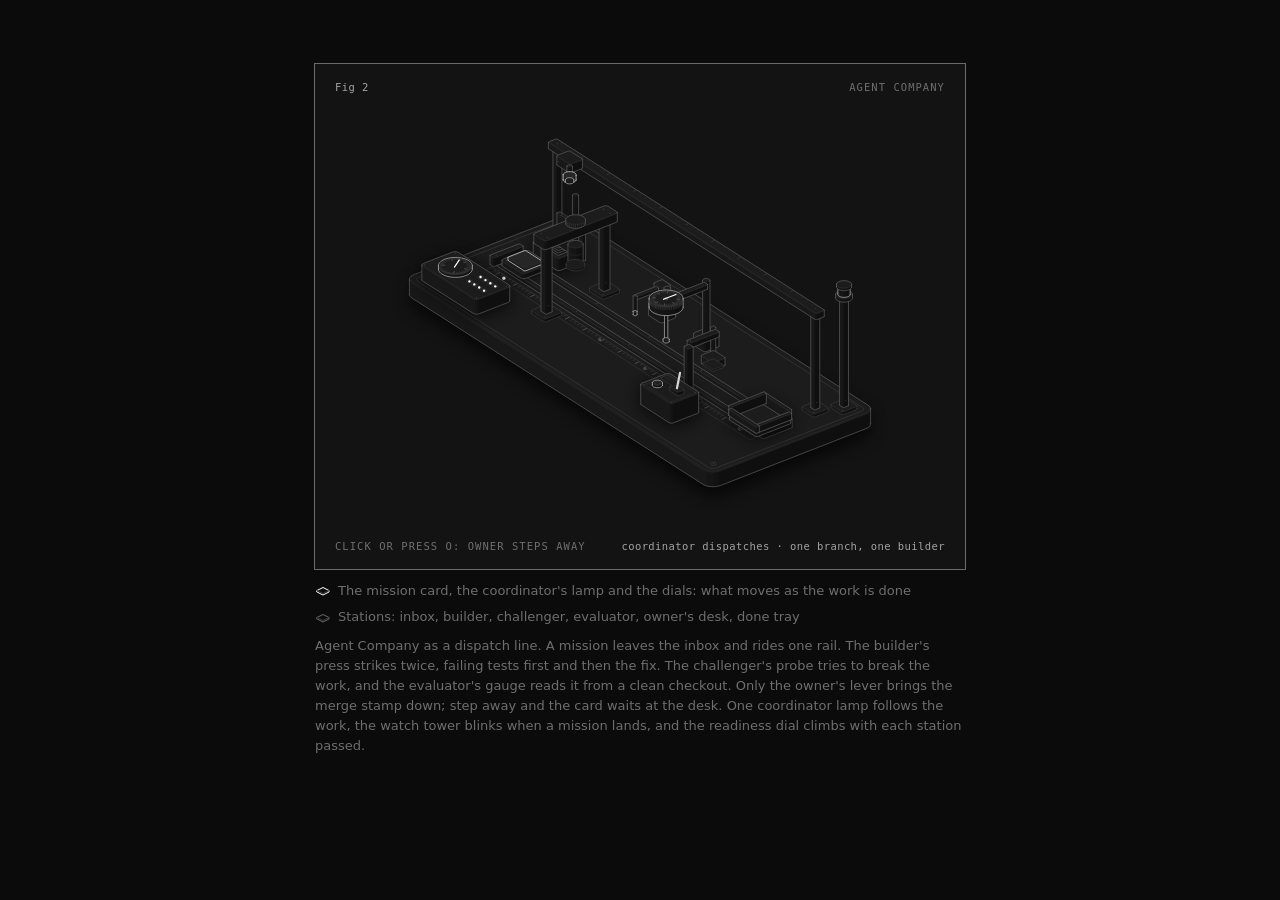
<file: ui/anatomy.html>
<!doctype html><html lang="en"><head><meta charset="utf-8"><meta name="viewport" content="width=device-width, initial-scale=1"><title>Agent Company: anatomy</title><style>
.iso{
  --anatomy-page:#0b0b0b;--anatomy-card:#131313;--anatomy-text:#a3a3a3;--anatomy-strong:#e6e6e6;--anatomy-muted:#6e6e6e;
  --anatomy-paper:#131313;--anatomy-face:#1b1b1b;--anatomy-top:#1c1c1c;
  --anatomy-shade-0:#0f0f0f;--anatomy-shade-1:#121212;--anatomy-shade-2:#151515;--anatomy-shade-3:#181818;
  --anatomy-lit-top:#262626;--anatomy-lit-shade:#1d1d1d;
  --anatomy-hi:#d4d4d4;--anatomy-mid:#6a6a6a;--anatomy-lo:#3e3e3e;--anatomy-faint:#2a2a2a;--anatomy-lit:#ffffff;
  --anatomy-halo:#050505;--anatomy-halo-opacity:.9;--anatomy-dot:#e6e6e6;
  --anatomy-red:#ff6b6b;--anatomy-green:#6be0a0;--anatomy-blue:#6b9bff;
  --anatomy-weight:.6px;--anatomy-ease:cubic-bezier(.32,.72,0,1);
  --anatomy-mono:ui-monospace,"SF Mono",Menlo,Consolas,monospace;
  --anatomy-lift:inset 0 1px 0 0 #ffffff0a,inset 0 0 0 1px #ffffff06,0 0 0 1px #00000026,0 1px 1px -.5px #00000014,0 3px 3px -1.5px #00000014,0 6px 6px -3px #00000014,0 12px 12px -6px #00000014;
}
.iso[data-theme="light"]{
  --anatomy-page:#f2f2ef;--anatomy-card:#fbfbfa;--anatomy-text:#57575a;--anatomy-strong:#18181a;--anatomy-muted:#8c8c90;
  --anatomy-paper:#fbfbfa;--anatomy-face:#ffffff;--anatomy-top:#ffffff;
  --anatomy-shade-0:#dcdcd9;--anatomy-shade-1:#e5e5e2;--anatomy-shade-2:#ededea;--anatomy-shade-3:#f4f4f1;
  --anatomy-lit-top:#ffffff;--anatomy-lit-shade:#eeeeeb;
  --anatomy-hi:#26262a;--anatomy-mid:#8a8a8f;--anatomy-lo:#b4b4b8;--anatomy-faint:#d4d4d6;--anatomy-lit:#000000;
  --anatomy-halo:#8a8a80;--anatomy-halo-opacity:.32;--anatomy-dot:#3a3a3e;
  --anatomy-red:#e5484d;--anatomy-green:#30a46c;--anatomy-blue:#3e63dd;
  --anatomy-lift:inset 0 1px 0 0 #ffffff,0 0 0 1px #0000000f,0 1px 1px -.5px #0000000a,0 3px 3px -1.5px #0000000a,0 6px 6px -3px #0000000a,0 12px 12px -6px #0000000a;
}
.iso-svg{display:block;width:100%;height:auto;overflow:visible}
.iso-svg path,.iso-svg circle{vector-effect:non-scaling-stroke}
.iso-fill{fill:var(--anatomy-paper);stroke:none}
.iso-solid[data-lit]>.iso-fill{fill:var(--anatomy-face)}
.iso-shade,.iso-top{stroke:none}
.iso-shade[data-shade="0"]{fill:var(--anatomy-shade-0)}
.iso-shade[data-shade="1"]{fill:var(--anatomy-shade-1)}
.iso-shade[data-shade="2"]{fill:var(--anatomy-shade-2)}
.iso-shade[data-shade="3"]{fill:var(--anatomy-shade-3)}
.iso-top{fill:var(--anatomy-top)}
.iso-solid[data-lit]>.iso-top{fill:var(--anatomy-lit-top)}
.iso-solid[data-lit]>.iso-shade{fill:var(--anatomy-lit-shade)}
.iso-solid[data-seamless]>.iso-shade,.iso-solid[data-seamless]>.iso-top{stroke-width:.4;stroke-linejoin:round}
.iso-solid[data-seamless]>.iso-shade[data-shade="0"]{stroke:var(--anatomy-shade-0)}
.iso-solid[data-seamless]>.iso-shade[data-shade="1"]{stroke:var(--anatomy-shade-1)}
.iso-solid[data-seamless]>.iso-shade[data-shade="2"]{stroke:var(--anatomy-shade-2)}
.iso-solid[data-seamless]>.iso-shade[data-shade="3"]{stroke:var(--anatomy-shade-3)}
.iso-solid[data-seamless]>.iso-top{stroke:var(--anatomy-top)}
.iso-solid[data-seamless][data-lit]>.iso-top{stroke:var(--anatomy-lit-top)}
.iso-solid[data-seamless][data-lit]>.iso-shade{stroke:var(--anatomy-lit-shade)}
.iso-solid[data-lit]>.iso-edge{stroke:var(--anatomy-lit)}
.iso-halo{fill:var(--anatomy-halo);stroke:none;filter:blur(9px);opacity:var(--anatomy-halo-opacity);transform:translateY(3px)}
.iso-line{fill:none;stroke:var(--anatomy-lo);stroke-width:var(--anatomy-weight);stroke-linecap:round;stroke-linejoin:round}
.iso-line[data-tone="hi"]{stroke:var(--anatomy-hi)}
.iso-line[data-tone="mid"]{stroke:var(--anatomy-mid)}
.iso-line[data-tone="lo"]{stroke:var(--anatomy-lo)}
.iso-line[data-tone="faint"]{stroke:var(--anatomy-faint)}
.iso-line[data-tone="lit"]{stroke:var(--anatomy-lit)}
.iso-line[data-tone="red"]{stroke:var(--anatomy-red)}
.iso-line[data-tone="green"]{stroke:var(--anatomy-green)}
.iso-line[data-tone="blue"]{stroke:var(--anatomy-blue)}
.iso-line[data-dotted]{stroke-dasharray:.01 3.5;stroke-width:1}
.iso-line[data-dashed]{stroke-dasharray:3 3}
.iso-line[data-flow]{stroke-dasharray:2 6}
.iso-wire-end{fill:var(--anatomy-paper);stroke:var(--anatomy-lo);stroke-width:var(--anatomy-weight)}
.iso-wire[data-tone="hi"] .iso-wire-end{stroke:var(--anatomy-hi)}
.iso-wire[data-tone="mid"] .iso-wire-end{stroke:var(--anatomy-mid)}
.iso-wire[data-tone="faint"] .iso-wire-end{stroke:var(--anatomy-faint)}
.iso-wire[data-tone="lit"] .iso-wire-end{stroke:var(--anatomy-lit)}
.iso-dots circle{fill:var(--anatomy-dot);stroke:none;opacity:.32}
.iso-dots[data-tone="hi"] circle{opacity:.85}
.iso-dots[data-tone="mid"] circle{opacity:.45}
.iso-dots[data-tone="lo"] circle{opacity:.22}
.iso-dots[data-tone="faint"] circle{opacity:.12}
.iso-face-text{fill:var(--anatomy-mid);font-family:var(--anatomy-mono);letter-spacing:.04em}
.iso-face-text[data-tone="hi"]{fill:var(--anatomy-hi)}
.iso-face-text[data-tone="lo"]{fill:var(--anatomy-lo)}
.iso-face-text[data-tone="faint"]{fill:var(--anatomy-faint)}
.tb-body{fill:var(--anatomy-shade-2);stroke:none}
.tb-shine{fill:var(--anatomy-top);stroke:none}
.tb-shade{fill:var(--anatomy-shade-0);stroke:none}
.tb-ring{fill:none;stroke:var(--anatomy-lo);stroke-width:.45;stroke-linecap:butt;stroke-linejoin:round}
.tb-ring[data-tone="mid"]{stroke:var(--anatomy-mid)}
.tb-ring[data-tone="faint"]{stroke:var(--anatomy-faint)}
.tb-ring[data-tone="hi"]{stroke:var(--anatomy-hi)}
@keyframes iso-flow{to{stroke-dashoffset:-32}}
@keyframes iso-pulse{0%,100%{opacity:.18}12%{opacity:1}40%{opacity:.18}}
.iso-line[data-flow]{animation:iso-flow 1600ms linear infinite}
.iso-dots circle[data-pulse]{animation:iso-pulse 1600ms steps(1,end) infinite;animation-delay:var(--pulse-at,0ms)}
.iso-figure{margin:32px 0 36px}
.iso-plate{position:relative;padding:52px 24px;border-radius:0;background:var(--anatomy-card);box-shadow:0 0 0 1px var(--anatomy-mid);--anatomy-paper:var(--anatomy-card)}
.iso-plate-corners{position:absolute;inset:18px 20px;pointer-events:none}
.iso-plate-corner{position:absolute;color:var(--anatomy-muted);font-family:var(--anatomy-mono);font-size:10.5px;line-height:1;letter-spacing:.04em;white-space:nowrap}
.iso-plate-corner[data-corner="fig"]{top:0;left:0;color:var(--anatomy-text)}
.iso-plate-corner[data-corner="title"]{top:0;right:0;text-transform:uppercase;letter-spacing:.1em}
.iso-plate-corner[data-corner="hint"]{bottom:0;left:0;text-transform:uppercase;letter-spacing:.1em}
.iso-plate-corner[data-corner="readout"]{right:0;bottom:0;color:var(--anatomy-text);font-variant-numeric:tabular-nums}
.iso-plate .iso-svg{margin:0 auto}
.iso-legend{display:grid;gap:8px;margin-top:12px;color:var(--anatomy-muted);font-size:13px;line-height:1.55}
.iso-keys{display:flex;flex-wrap:wrap;gap:6px 18px}
.iso-key{display:inline-flex;align-items:center;gap:7px}
.iso-swatch{width:16px;height:10px;flex:none;overflow:visible}
.iso-swatch path{fill:none;stroke:var(--anatomy-hi);stroke-width:1;vector-effect:non-scaling-stroke;stroke-linejoin:round;stroke-linecap:round}
.iso-swatch[data-mark="raised"] path,.iso-swatch[data-mark="flat"] path{stroke:var(--anatomy-mid)}
.iso-swatch[data-mark="lit"] path{stroke:var(--anatomy-lit)}
.iso-swatch[data-mark="dim"] path{stroke:var(--anatomy-lo)}
.iso-swatch[data-mark="dotted"] path{stroke-dasharray:.01 3;stroke-width:1.4}
.iso-swatch[data-mark="dashed"] path{stroke-dasharray:3 2.5}
.iso-swatch[data-mark="red"] path{stroke:var(--anatomy-red)}
.iso-swatch[data-mark="green"] path{stroke:var(--anatomy-green)}
.iso-swatch[data-mark="blue"] path{stroke:var(--anatomy-blue)}
.iso-swatch-crease{stroke:var(--anatomy-lo)!important}
@media (max-width:560px){.iso-plate{padding:48px 12px 70px}.iso-plate-corner[data-corner="hint"]{bottom:18px}}
@media (prefers-reduced-motion:reduce){.iso-line[data-flow],.iso-dots circle[data-pulse]{animation:none}}

*{box-sizing:border-box}
html{color-scheme:dark}
body[data-theme="light"]{color-scheme:light}
body{margin:0;background:var(--anatomy-page);color:var(--anatomy-text);font:14px/1.6 ui-sans-serif,system-ui,-apple-system,"Segoe UI",sans-serif;-webkit-font-smoothing:antialiased}
.iso-page{width:min(650px,100% - 32px);margin:64px auto 96px}
</style></head><body class="iso" data-theme="dark"><main class="iso-page"><figure class="iso-figure"><div class="iso-plate"><div class="iso-plate-corners" aria-hidden="true"><span class="iso-plate-corner" data-corner="fig">Fig 2</span><span class="iso-plate-corner" data-corner="title">Agent Company</span><span class="iso-plate-corner" data-corner="hint">Click or press O: owner steps away</span><span class="iso-plate-corner" data-corner="readout" data-readout>inbox · mission 001 picked up</span></div><div class="iso-stage" tabindex="0" role="button" aria-label="Agent Company dispatch line. Press O, Enter or Space, or click, to make the owner step away or come back"><svg xmlns="http://www.w3.org/2000/svg" class="iso-svg" viewBox="0 0 660 440" role="img" aria-label="Agent Company drawn as a dispatch line. A mission card rides one rail from an inbox rack through a builder press, a challenger probe and an evaluator dial gauge to the owner's desk, where only the owner's lever brings the merge stamp down, and on into the done tray. One coordinator lamp on an overhead gantry follows the card; a watch-tower lamp blinks when a mission lands; a readiness dial on the console climbs as each station passes."><path class="iso-halo" d="M77.2 186.5L77.2 185.1L77.8 183.8L78.9 182.5L80.5 181.4L82.5 180.5L241.4 118.4L243.7 117.7L246.2 117.2L248.9 116.9L251.7 117L254.3 117.3L256.8 117.8L259.1 118.6L261 119.6L579.9 323.7L581.4 324.9L582.4 326.2L582.8 327.5L582.8 343.6L582.8 345L582.2 346.3L581.1 347.6L579.5 348.7L577.5 349.6L418.6 411.7L416.3 412.4L413.8 412.9L411.1 413.2L408.3 413.1L405.7 412.8L403.2 412.3L400.9 411.5L399 410.5L80.1 206.4L78.6 205.2L77.6 204L77.2 202.6Z"/><g class="iso-solid"><path class="iso-fill" d="M233 156.3L233.4 154.9L234.3 153.6L235.8 152.5L237.8 151.5L240.2 150.8L242.8 150.3L245.6 150.2L248.3 150.3L250.9 150.8L253.3 151.6L255.2 152.6L256.7 153.7L257.6 155.1L257.8 156.4L257.8 158.6L257.5 160L256.6 161.3L255.1 162.4L253.1 163.4L250.7 164.1L248.1 164.6L245.3 164.7L242.6 164.6L239.9 164.1L237.6 163.3L235.7 162.4L234.2 161.2L233.3 159.9L233 158.5Z"/><path class="iso-shade" data-shade="0" d="M253.1 163.4L250.7 164.1L250.7 162L253.1 161.3ZM257.8 158.6L257.5 160L257.5 157.8L257.8 156.4ZM257.5 160L256.6 161.3L256.6 159.1L257.5 157.8ZM256.6 161.3L255.1 162.4L255.1 160.3L256.6 159.1ZM255.1 162.4L253.1 163.4L253.1 161.3L255.1 160.3Z"/><path class="iso-shade" data-shade="1" d="M250.7 164.1L248.1 164.6L248.1 162.4L250.7 162ZM248.1 164.6L245.3 164.7L245.3 162.6L248.1 162.4Z"/><path class="iso-shade" data-shade="2" d="M245.3 164.7L242.6 164.6L242.6 162.4L245.3 162.6ZM242.6 164.6L239.9 164.1L239.9 161.9L242.6 162.4Z"/><path class="iso-shade" data-shade="3" d="M239.9 164.1L237.6 163.3L237.6 161.2L239.9 161.9ZM237.6 163.3L235.7 162.4L235.7 160.2L237.6 161.2ZM235.7 162.4L234.2 161.2L234.2 159L235.7 160.2ZM234.2 161.2L233.3 159.9L233.3 157.7L234.2 159ZM233.3 159.9L233 158.5L233 156.3L233.3 157.7Z"/><path class="iso-top" d="M253.1 161.3L250.7 162L248.1 162.4L245.3 162.6L242.6 162.4L239.9 161.9L237.6 161.2L235.7 160.2L234.2 159L233.3 157.7L233 156.3L233.4 154.9L234.3 153.6L235.8 152.5L237.8 151.5L240.2 150.8L242.8 150.3L245.6 150.2L248.3 150.3L250.9 150.8L253.3 151.6L255.2 152.6L256.7 153.7L257.6 155.1L257.8 156.4L257.5 157.8L256.6 159.1L255.1 160.3Z"/><path class="iso-line iso-crease" data-tone="faint" d="M257.8 156.4L257.5 157.8L256.6 159.1L255.1 160.3L253.1 161.3L250.7 162L248.1 162.4L245.3 162.6L242.6 162.4L239.9 161.9L237.6 161.2L235.7 160.2L234.2 159L233.3 157.7L233 156.3"/><path class="iso-line iso-edge" data-tone="lo" d="M233 156.3L233.4 154.9L234.3 153.6L235.8 152.5L237.8 151.5L240.2 150.8L242.8 150.3L245.6 150.2L248.3 150.3L250.9 150.8L253.3 151.6L255.2 152.6L256.7 153.7L257.6 155.1L257.8 156.4M257.8 158.6L257.5 160L256.6 161.3L255.1 162.4L253.1 163.4L250.7 164.1L248.1 164.6L245.3 164.7L242.6 164.6L239.9 164.1L237.6 163.3L235.7 162.4L234.2 161.2L233.3 159.9L233 158.5M233 156.3L233 158.5M257.8 156.4L257.8 158.6"/></g><g class="iso-solid"><path class="iso-fill" d="M236.1 151.8L236.4 150.7L237.1 149.8L238.2 148.9L239.7 148.1L241.5 147.6L243.5 147.3L245.5 147.2L247.6 147.3L249.6 147.6L251.3 148.2L252.8 149L253.9 149.8L254.5 150.8L254.7 151.9L254.7 156.4L254.5 157.5L253.8 158.4L252.6 159.3L251.2 160L249.4 160.6L247.4 160.9L245.3 161L243.3 160.9L241.3 160.6L239.6 160L238.1 159.2L237 158.4L236.3 157.4L236.1 156.3Z"/><path class="iso-shade" data-shade="0" d="M251.2 160L249.4 160.6L249.4 156L251.2 155.5ZM254.7 156.4L254.5 157.5L254.5 152.9L254.7 151.9ZM254.5 157.5L253.8 158.4L253.8 153.9L254.5 152.9ZM253.8 158.4L252.6 159.3L252.6 154.8L253.8 153.9ZM252.6 159.3L251.2 160L251.2 155.5L252.6 154.8Z"/><path class="iso-shade" data-shade="1" d="M249.4 160.6L247.4 160.9L247.4 156.4L249.4 156ZM247.4 160.9L245.3 161L245.3 156.5L247.4 156.4Z"/><path class="iso-shade" data-shade="2" d="M245.3 161L243.3 160.9L243.3 156.3L245.3 156.5ZM243.3 160.9L241.3 160.6L241.3 156L243.3 156.3Z"/><path class="iso-shade" data-shade="3" d="M241.3 160.6L239.6 160L239.6 155.4L241.3 156ZM239.6 160L238.1 159.2L238.1 154.7L239.6 155.4ZM238.1 159.2L237 158.4L237 153.8L238.1 154.7ZM237 158.4L236.3 157.4L236.3 152.8L237 153.8ZM236.3 157.4L236.1 156.3L236.1 151.8L236.3 152.8Z"/><path class="iso-top" d="M251.2 155.5L249.4 156L247.4 156.4L245.3 156.5L243.3 156.3L241.3 156L239.6 155.4L238.1 154.7L237 153.8L236.3 152.8L236.1 151.8L236.4 150.7L237.1 149.8L238.2 148.9L239.7 148.1L241.5 147.6L243.5 147.3L245.5 147.2L247.6 147.3L249.6 147.6L251.3 148.2L252.8 149L253.9 149.8L254.5 150.8L254.7 151.9L254.5 152.9L253.8 153.9L252.6 154.8Z"/><path class="iso-line iso-crease" data-tone="faint" d="M254.7 151.9L254.5 152.9L253.8 153.9L252.6 154.8L251.2 155.5L249.4 156L247.4 156.4L245.3 156.5L243.3 156.3L241.3 156L239.6 155.4L238.1 154.7L237 153.8L236.3 152.8L236.1 151.8"/><path class="iso-line iso-edge" data-tone="mid" d="M236.1 151.8L236.4 150.7L237.1 149.8L238.2 148.9L239.7 148.1L241.5 147.6L243.5 147.3L245.5 147.2L247.6 147.3L249.6 147.6L251.3 148.2L252.8 149L253.9 149.8L254.5 150.8L254.7 151.9M254.7 156.4L254.5 157.5L253.8 158.4L252.6 159.3L251.2 160L249.4 160.6L247.4 160.9L245.3 161L243.3 160.9L241.3 160.6L239.6 160L238.1 159.2L237 158.4L236.3 157.4L236.1 156.3M236.1 151.8L236.1 156.3M254.7 151.9L254.7 156.4"/></g><g class="iso-solid"><path class="iso-fill" d="M115.7 202.2L116 200.8L117 199.5L118.5 198.3L120.5 197.3L122.8 196.6L125.5 196.2L128.2 196L131 196.2L133.6 196.7L135.9 197.4L137.9 198.4L139.3 199.6L140.2 200.9L140.5 202.3L140.5 204.4L140.2 205.8L139.2 207.1L137.7 208.3L135.7 209.3L133.4 210L130.7 210.4L128 210.6L125.2 210.4L122.6 209.9L120.3 209.2L118.3 208.2L116.9 207L116 205.7L115.7 204.3Z"/><path class="iso-shade" data-shade="0" d="M135.7 209.3L133.4 210L133.4 207.8L135.7 207.1ZM140.5 204.4L140.2 205.8L140.2 203.7L140.5 202.3ZM140.2 205.8L139.2 207.1L139.2 205L140.2 203.7ZM139.2 207.1L137.7 208.3L137.7 206.1L139.2 205ZM137.7 208.3L135.7 209.3L135.7 207.1L137.7 206.1Z"/><path class="iso-shade" data-shade="1" d="M133.4 210L130.7 210.4L130.7 208.3L133.4 207.8ZM130.7 210.4L128 210.6L128 208.4L130.7 208.3Z"/><path class="iso-shade" data-shade="2" d="M128 210.6L125.2 210.4L125.2 208.3L128 208.4ZM125.2 210.4L122.6 209.9L122.6 207.8L125.2 208.3Z"/><path class="iso-shade" data-shade="3" d="M122.6 209.9L120.3 209.2L120.3 207L122.6 207.8ZM120.3 209.2L118.3 208.2L118.3 206L120.3 207ZM118.3 208.2L116.9 207L116.9 204.9L118.3 206ZM116.9 207L116 205.7L116 203.5L116.9 204.9ZM116 205.7L115.7 204.3L115.7 202.2L116 203.5Z"/><path class="iso-top" d="M135.7 207.1L133.4 207.8L130.7 208.3L128 208.4L125.2 208.3L122.6 207.8L120.3 207L118.3 206L116.9 204.9L116 203.5L115.7 202.2L116 200.8L117 199.5L118.5 198.3L120.5 197.3L122.8 196.6L125.5 196.2L128.2 196L131 196.2L133.6 196.7L135.9 197.4L137.9 198.4L139.3 199.6L140.2 200.9L140.5 202.3L140.2 203.7L139.2 205L137.7 206.1Z"/><path class="iso-line iso-crease" data-tone="faint" d="M140.5 202.3L140.2 203.7L139.2 205L137.7 206.1L135.7 207.1L133.4 207.8L130.7 208.3L128 208.4L125.2 208.3L122.6 207.8L120.3 207L118.3 206L116.9 204.9L116 203.5L115.7 202.2"/><path class="iso-line iso-edge" data-tone="lo" d="M115.7 202.2L116 200.8L117 199.5L118.5 198.3L120.5 197.3L122.8 196.6L125.5 196.2L128.2 196L131 196.2L133.6 196.7L135.9 197.4L137.9 198.4L139.3 199.6L140.2 200.9L140.5 202.3M140.5 204.4L140.2 205.8L139.2 207.1L137.7 208.3L135.7 209.3L133.4 210L130.7 210.4L128 210.6L125.2 210.4L122.6 209.9L120.3 209.2L118.3 208.2L116.9 207L116 205.7L115.7 204.3M115.7 202.2L115.7 204.3M140.5 202.3L140.5 204.4"/></g><g class="iso-solid"><path class="iso-fill" d="M118.8 197.6L119 196.6L119.8 195.6L120.9 194.7L122.4 194L124.1 193.4L126.1 193.1L128.2 193L130.3 193.1L132.2 193.5L134 194L135.4 194.8L136.5 195.7L137.2 196.7L137.4 197.7L137.4 202.3L137.2 203.3L136.4 204.3L135.3 205.2L133.8 205.9L132.1 206.4L130.1 206.8L128 206.9L125.9 206.7L124 206.4L122.2 205.8L120.8 205.1L119.7 204.2L119 203.2L118.8 202.2Z"/><path class="iso-shade" data-shade="0" d="M133.8 205.9L132.1 206.4L132.1 201.9L133.8 201.3ZM137.4 202.3L137.2 203.3L137.2 198.7L137.4 197.7ZM137.2 203.3L136.4 204.3L136.4 199.7L137.2 198.7ZM136.4 204.3L135.3 205.2L135.3 200.6L136.4 199.7ZM135.3 205.2L133.8 205.9L133.8 201.3L135.3 200.6Z"/><path class="iso-shade" data-shade="1" d="M132.1 206.4L130.1 206.8L130.1 202.2L132.1 201.9ZM130.1 206.8L128 206.9L128 202.3L130.1 202.2Z"/><path class="iso-shade" data-shade="2" d="M128 206.9L125.9 206.7L125.9 202.2L128 202.3ZM125.9 206.7L124 206.4L124 201.8L125.9 202.2Z"/><path class="iso-shade" data-shade="3" d="M124 206.4L122.2 205.8L122.2 201.3L124 201.8ZM122.2 205.8L120.8 205.1L120.8 200.5L122.2 201.3ZM120.8 205.1L119.7 204.2L119.7 199.6L120.8 200.5ZM119.7 204.2L119 203.2L119 198.6L119.7 199.6ZM119 203.2L118.8 202.2L118.8 197.6L119 198.6Z"/><path class="iso-top" d="M133.8 201.3L132.1 201.9L130.1 202.2L128 202.3L125.9 202.2L124 201.8L122.2 201.3L120.8 200.5L119.7 199.6L119 198.6L118.8 197.6L119 196.6L119.8 195.6L120.9 194.7L122.4 194L124.1 193.4L126.1 193.1L128.2 193L130.3 193.1L132.2 193.5L134 194L135.4 194.8L136.5 195.7L137.2 196.7L137.4 197.7L137.2 198.7L136.4 199.7L135.3 200.6Z"/><path class="iso-line iso-crease" data-tone="faint" d="M137.4 197.7L137.2 198.7L136.4 199.7L135.3 200.6L133.8 201.3L132.1 201.9L130.1 202.2L128 202.3L125.9 202.2L124 201.8L122.2 201.3L120.8 200.5L119.7 199.6L119 198.6L118.8 197.6"/><path class="iso-line iso-edge" data-tone="mid" d="M118.8 197.6L119 196.6L119.8 195.6L120.9 194.7L122.4 194L124.1 193.4L126.1 193.1L128.2 193L130.3 193.1L132.2 193.5L134 194L135.4 194.8L136.5 195.7L137.2 196.7L137.4 197.7M137.4 202.3L137.2 203.3L136.4 204.3L135.3 205.2L133.8 205.9L132.1 206.4L130.1 206.8L128 206.9L125.9 206.7L124 206.4L122.2 205.8L120.8 205.1L119.7 204.2L119 203.2L118.8 202.2M118.8 197.6L118.8 202.2M137.4 197.7L137.4 202.3"/></g><g class="iso-solid"><path class="iso-fill" d="M519.5 339.7L519.8 338.3L520.8 337L522.3 335.8L524.3 334.8L526.6 334.1L529.3 333.7L532 333.5L534.8 333.7L537.4 334.2L539.7 334.9L541.7 335.9L543.1 337.1L544 338.4L544.3 339.8L544.3 341.9L544 343.3L543 344.6L541.5 345.8L539.5 346.8L537.2 347.5L534.5 347.9L531.8 348.1L529 347.9L526.4 347.4L524.1 346.7L522.1 345.7L520.7 344.5L519.8 343.2L519.5 341.8Z"/><path class="iso-shade" data-shade="0" d="M539.5 346.8L537.2 347.5L537.2 345.3L539.5 344.6ZM544.3 341.9L544 343.3L544 341.2L544.3 339.8ZM544 343.3L543 344.6L543 342.5L544 341.2ZM543 344.6L541.5 345.8L541.5 343.6L543 342.5ZM541.5 345.8L539.5 346.8L539.5 344.6L541.5 343.6Z"/><path class="iso-shade" data-shade="1" d="M537.2 347.5L534.5 347.9L534.5 345.8L537.2 345.3ZM534.5 347.9L531.8 348.1L531.8 345.9L534.5 345.8Z"/><path class="iso-shade" data-shade="2" d="M531.8 348.1L529 347.9L529 345.7L531.8 345.9ZM529 347.9L526.4 347.4L526.4 345.3L529 345.7Z"/><path class="iso-shade" data-shade="3" d="M526.4 347.4L524.1 346.7L524.1 344.5L526.4 345.3ZM524.1 346.7L522.1 345.7L522.1 343.5L524.1 344.5ZM522.1 345.7L520.7 344.5L520.7 342.3L522.1 343.5ZM520.7 344.5L519.8 343.2L519.8 341L520.7 342.3ZM519.8 343.2L519.5 341.8L519.5 339.7L519.8 341Z"/><path class="iso-top" d="M539.5 344.6L537.2 345.3L534.5 345.8L531.8 345.9L529 345.7L526.4 345.3L524.1 344.5L522.1 343.5L520.7 342.3L519.8 341L519.5 339.7L519.8 338.3L520.8 337L522.3 335.8L524.3 334.8L526.6 334.1L529.3 333.7L532 333.5L534.8 333.7L537.4 334.2L539.7 334.9L541.7 335.9L543.1 337.1L544 338.4L544.3 339.8L544 341.2L543 342.5L541.5 343.6Z"/><path class="iso-line iso-crease" data-tone="faint" d="M544.3 339.8L544 341.2L543 342.5L541.5 343.6L539.5 344.6L537.2 345.3L534.5 345.8L531.8 345.9L529 345.7L526.4 345.3L524.1 344.5L522.1 343.5L520.7 342.3L519.8 341L519.5 339.7"/><path class="iso-line iso-edge" data-tone="lo" d="M519.5 339.7L519.8 338.3L520.8 337L522.3 335.8L524.3 334.8L526.6 334.1L529.3 333.7L532 333.5L534.8 333.7L537.4 334.2L539.7 334.9L541.7 335.9L543.1 337.1L544 338.4L544.3 339.8M544.3 341.9L544 343.3L543 344.6L541.5 345.8L539.5 346.8L537.2 347.5L534.5 347.9L531.8 348.1L529 347.9L526.4 347.4L524.1 346.7L522.1 345.7L520.7 344.5L519.8 343.2L519.5 341.8M519.5 339.7L519.5 341.8M544.3 339.8L544.3 341.9"/></g><g class="iso-solid"><path class="iso-fill" d="M522.6 335.1L522.8 334.1L523.6 333.1L524.7 332.2L526.2 331.5L527.9 330.9L529.9 330.6L532 330.5L534.1 330.6L536 331L537.8 331.5L539.2 332.3L540.3 333.2L541 334.2L541.2 335.2L541.2 339.8L541 340.8L540.2 341.8L539.1 342.7L537.6 343.4L535.9 343.9L533.9 344.3L531.8 344.4L529.7 344.2L527.8 343.9L526 343.3L524.6 342.6L523.5 341.7L522.8 340.7L522.6 339.7Z"/><path class="iso-shade" data-shade="0" d="M537.6 343.4L535.9 343.9L535.9 339.4L537.6 338.8ZM541.2 339.8L541 340.8L541 336.2L541.2 335.2ZM541 340.8L540.2 341.8L540.2 337.2L541 336.2ZM540.2 341.8L539.1 342.7L539.1 338.1L540.2 337.2ZM539.1 342.7L537.6 343.4L537.6 338.8L539.1 338.1Z"/><path class="iso-shade" data-shade="1" d="M535.9 343.9L533.9 344.3L533.9 339.7L535.9 339.4ZM533.9 344.3L531.8 344.4L531.8 339.8L533.9 339.7Z"/><path class="iso-shade" data-shade="2" d="M531.8 344.4L529.7 344.2L529.7 339.7L531.8 339.8ZM529.7 344.2L527.8 343.9L527.8 339.3L529.7 339.7Z"/><path class="iso-shade" data-shade="3" d="M527.8 343.9L526 343.3L526 338.8L527.8 339.3ZM526 343.3L524.6 342.6L524.6 338L526 338.8ZM524.6 342.6L523.5 341.7L523.5 337.1L524.6 338ZM523.5 341.7L522.8 340.7L522.8 336.1L523.5 337.1ZM522.8 340.7L522.6 339.7L522.6 335.1L522.8 336.1Z"/><path class="iso-top" d="M537.6 338.8L535.9 339.4L533.9 339.7L531.8 339.8L529.7 339.7L527.8 339.3L526 338.8L524.6 338L523.5 337.1L522.8 336.1L522.6 335.1L522.8 334.1L523.6 333.1L524.7 332.2L526.2 331.5L527.9 330.9L529.9 330.6L532 330.5L534.1 330.6L536 331L537.8 331.5L539.2 332.3L540.3 333.2L541 334.2L541.2 335.2L541 336.2L540.2 337.2L539.1 338.1Z"/><path class="iso-line iso-crease" data-tone="faint" d="M541.2 335.2L541 336.2L540.2 337.2L539.1 338.1L537.6 338.8L535.9 339.4L533.9 339.7L531.8 339.8L529.7 339.7L527.8 339.3L526 338.8L524.6 338L523.5 337.1L522.8 336.1L522.6 335.1"/><path class="iso-line iso-edge" data-tone="mid" d="M522.6 335.1L522.8 334.1L523.6 333.1L524.7 332.2L526.2 331.5L527.9 330.9L529.9 330.6L532 330.5L534.1 330.6L536 331L537.8 331.5L539.2 332.3L540.3 333.2L541 334.2L541.2 335.2M541.2 339.8L541 340.8L540.2 341.8L539.1 342.7L537.6 343.4L535.9 343.9L533.9 344.3L531.8 344.4L529.7 344.2L527.8 343.9L526 343.3L524.6 342.6L523.5 341.7L522.8 340.7L522.6 339.7M522.6 335.1L522.6 339.7M541.2 335.2L541.2 339.8"/></g><g class="iso-solid"><path class="iso-fill" d="M402.2 385.5L402.5 384.1L403.4 382.8L404.9 381.6L406.9 380.7L409.3 379.9L411.9 379.5L414.7 379.3L417.4 379.5L420.1 380L422.4 380.7L424.3 381.7L425.8 382.9L426.7 384.2L427 385.6L427 387.8L426.6 389.1L425.7 390.4L424.2 391.6L422.2 392.6L419.8 393.3L417.2 393.8L414.4 393.9L411.7 393.7L409.1 393.3L406.7 392.5L404.8 391.5L403.3 390.3L402.4 389L402.2 387.6Z"/><path class="iso-shade" data-shade="0" d="M422.2 392.6L419.8 393.3L419.8 391.2L422.2 390.4ZM427 387.8L426.6 389.1L426.6 387L427 385.6ZM426.6 389.1L425.7 390.4L425.7 388.3L426.6 387ZM425.7 390.4L424.2 391.6L424.2 389.5L425.7 388.3ZM424.2 391.6L422.2 392.6L422.2 390.4L424.2 389.5Z"/><path class="iso-shade" data-shade="1" d="M419.8 393.3L417.2 393.8L417.2 391.6L419.8 391.2ZM417.2 393.8L414.4 393.9L414.4 391.8L417.2 391.6Z"/><path class="iso-shade" data-shade="2" d="M414.4 393.9L411.7 393.7L411.7 391.6L414.4 391.8ZM411.7 393.7L409.1 393.3L409.1 391.1L411.7 391.6Z"/><path class="iso-shade" data-shade="3" d="M409.1 393.3L406.7 392.5L406.7 390.4L409.1 391.1ZM406.7 392.5L404.8 391.5L404.8 389.4L406.7 390.4ZM404.8 391.5L403.3 390.3L403.3 388.2L404.8 389.4ZM403.3 390.3L402.4 389L402.4 386.9L403.3 388.2ZM402.4 389L402.2 387.6L402.2 385.5L402.4 386.9Z"/><path class="iso-top" d="M422.2 390.4L419.8 391.2L417.2 391.6L414.4 391.8L411.7 391.6L409.1 391.1L406.7 390.4L404.8 389.4L403.3 388.2L402.4 386.9L402.2 385.5L402.5 384.1L403.4 382.8L404.9 381.6L406.9 380.7L409.3 379.9L411.9 379.5L414.7 379.3L417.4 379.5L420.1 380L422.4 380.7L424.3 381.7L425.8 382.9L426.7 384.2L427 385.6L426.6 387L425.7 388.3L424.2 389.5Z"/><path class="iso-line iso-crease" data-tone="faint" d="M427 385.6L426.6 387L425.7 388.3L424.2 389.5L422.2 390.4L419.8 391.2L417.2 391.6L414.4 391.8L411.7 391.6L409.1 391.1L406.7 390.4L404.8 389.4L403.3 388.2L402.4 386.9L402.2 385.5"/><path class="iso-line iso-edge" data-tone="lo" d="M402.2 385.5L402.5 384.1L403.4 382.8L404.9 381.6L406.9 380.7L409.3 379.9L411.9 379.5L414.7 379.3L417.4 379.5L420.1 380L422.4 380.7L424.3 381.7L425.8 382.9L426.7 384.2L427 385.6M427 387.8L426.6 389.1L425.7 390.4L424.2 391.6L422.2 392.6L419.8 393.3L417.2 393.8L414.4 393.9L411.7 393.7L409.1 393.3L406.7 392.5L404.8 391.5L403.3 390.3L402.4 389L402.2 387.6M402.2 385.5L402.2 387.6M427 385.6L427 387.8"/></g><g class="iso-solid"><path class="iso-fill" d="M405.3 380.9L405.5 379.9L406.2 378.9L407.4 378L408.8 377.3L410.6 376.8L412.6 376.4L414.7 376.3L416.7 376.5L418.7 376.8L420.4 377.4L421.9 378.1L423 379L423.7 380L423.9 381L423.9 385.6L423.6 386.6L422.9 387.6L421.8 388.5L420.3 389.2L418.5 389.8L416.5 390.1L414.5 390.2L412.4 390.1L410.4 389.7L408.7 389.2L407.2 388.4L406.1 387.5L405.5 386.5L405.3 385.5Z"/><path class="iso-shade" data-shade="0" d="M420.3 389.2L418.5 389.8L418.5 385.2L420.3 384.6ZM423.9 385.6L423.6 386.6L423.6 382.1L423.9 381ZM423.6 386.6L422.9 387.6L422.9 383L423.6 382.1ZM422.9 387.6L421.8 388.5L421.8 383.9L422.9 383ZM421.8 388.5L420.3 389.2L420.3 384.6L421.8 383.9Z"/><path class="iso-shade" data-shade="1" d="M418.5 389.8L416.5 390.1L416.5 385.5L418.5 385.2ZM416.5 390.1L414.5 390.2L414.5 385.6L416.5 385.5Z"/><path class="iso-shade" data-shade="2" d="M414.5 390.2L412.4 390.1L412.4 385.5L414.5 385.6ZM412.4 390.1L410.4 389.7L410.4 385.2L412.4 385.5Z"/><path class="iso-shade" data-shade="3" d="M410.4 389.7L408.7 389.2L408.7 384.6L410.4 385.2ZM408.7 389.2L407.2 388.4L407.2 383.8L408.7 384.6ZM407.2 388.4L406.1 387.5L406.1 383L407.2 383.8ZM406.1 387.5L405.5 386.5L405.5 382L406.1 383ZM405.5 386.5L405.3 385.5L405.3 380.9L405.5 382Z"/><path class="iso-top" d="M420.3 384.6L418.5 385.2L416.5 385.5L414.5 385.6L412.4 385.5L410.4 385.2L408.7 384.6L407.2 383.8L406.1 383L405.5 382L405.3 380.9L405.5 379.9L406.2 378.9L407.4 378L408.8 377.3L410.6 376.8L412.6 376.4L414.7 376.3L416.7 376.5L418.7 376.8L420.4 377.4L421.9 378.1L423 379L423.7 380L423.9 381L423.6 382.1L422.9 383L421.8 383.9Z"/><path class="iso-line iso-crease" data-tone="faint" d="M423.9 381L423.6 382.1L422.9 383L421.8 383.9L420.3 384.6L418.5 385.2L416.5 385.5L414.5 385.6L412.4 385.5L410.4 385.2L408.7 384.6L407.2 383.8L406.1 383L405.5 382L405.3 380.9"/><path class="iso-line iso-edge" data-tone="mid" d="M405.3 380.9L405.5 379.9L406.2 378.9L407.4 378L408.8 377.3L410.6 376.8L412.6 376.4L414.7 376.3L416.7 376.5L418.7 376.8L420.4 377.4L421.9 378.1L423 379L423.7 380L423.9 381M423.9 385.6L423.6 386.6L422.9 387.6L421.8 388.5L420.3 389.2L418.5 389.8L416.5 390.1L414.5 390.2L412.4 390.1L410.4 389.7L408.7 389.2L407.2 388.4L406.1 387.5L405.5 386.5L405.3 385.5M405.3 380.9L405.3 385.5M423.9 381L423.9 385.6"/></g><g class="iso-solid"><path class="iso-fill" d="M77.2 179.8L77.2 178.4L77.8 177.1L78.9 175.8L80.5 174.7L82.5 173.8L241.4 111.7L243.7 111L246.2 110.5L248.9 110.2L251.7 110.3L254.3 110.6L256.8 111.1L259.1 111.9L261 112.9L579.9 317L581.4 318.2L582.4 319.4L582.8 320.8L582.8 336.9L582.8 338.3L582.2 339.6L581.1 340.9L579.5 342L577.5 342.9L418.6 405L416.3 405.7L413.8 406.2L411.1 406.4L408.3 406.4L405.7 406.1L403.2 405.6L400.9 404.8L399 403.8L80.1 199.7L78.6 198.5L77.6 197.2L77.2 195.9Z"/><path class="iso-shade" data-shade="0" d="M582.8 336.9L582.8 338.3L582.8 322.2L582.8 320.8ZM582.8 338.3L582.2 339.6L582.2 323.5L582.8 322.2ZM582.2 339.6L581.1 340.9L581.1 324.7L582.2 323.5ZM581.1 340.9L579.5 342L579.5 325.9L581.1 324.7ZM579.5 342L577.5 342.9L577.5 326.8L579.5 325.9ZM577.5 342.9L418.6 405L418.6 388.9L577.5 326.8ZM418.6 405L416.3 405.7L416.3 389.6L418.6 388.9Z"/><path class="iso-shade" data-shade="1" d="M416.3 405.7L413.8 406.2L413.8 390.1L416.3 389.6ZM413.8 406.2L411.1 406.4L411.1 390.3L413.8 390.1Z"/><path class="iso-shade" data-shade="2" d="M411.1 406.4L408.3 406.4L408.3 390.3L411.1 390.3ZM408.3 406.4L405.7 406.1L405.7 390L408.3 390.3ZM405.7 406.1L403.2 405.6L403.2 389.4L405.7 390Z"/><path class="iso-shade" data-shade="3" d="M403.2 405.6L400.9 404.8L400.9 388.7L403.2 389.4ZM400.9 404.8L399 403.8L399 387.7L400.9 388.7ZM399 403.8L80.1 199.7L80.1 183.6L399 387.7ZM80.1 199.7L78.6 198.5L78.6 182.4L80.1 183.6ZM78.6 198.5L77.6 197.2L77.6 181.1L78.6 182.4ZM77.6 197.2L77.2 195.9L77.2 179.8L77.6 181.1Z"/><path class="iso-top" d="M579.9 317L581.4 318.2L582.4 319.4L582.8 320.8L582.8 322.2L582.2 323.5L581.1 324.7L579.5 325.9L577.5 326.8L418.6 388.9L416.3 389.6L413.8 390.1L411.1 390.3L408.3 390.3L405.7 390L403.2 389.4L400.9 388.7L399 387.7L80.1 183.6L78.6 182.4L77.6 181.1L77.2 179.8L77.2 178.4L77.8 177.1L78.9 175.8L80.5 174.7L82.5 173.8L241.4 111.7L243.7 111L246.2 110.5L248.9 110.2L251.7 110.3L254.3 110.6L256.8 111.1L259.1 111.9L261 112.9Z"/><path class="iso-line iso-crease" data-tone="faint" d="M582.8 320.8L582.8 322.2L582.2 323.5L581.1 324.7L579.5 325.9L577.5 326.8L418.6 388.9L416.3 389.6L413.8 390.1L411.1 390.3L408.3 390.3L405.7 390L403.2 389.4L400.9 388.7L399 387.7L80.1 183.6L78.6 182.4L77.6 181.1L77.2 179.8"/><path class="iso-line iso-bevel" data-tone="faint" d="M582.8 320.8L580.3 322L579.8 323.1L578.9 324.1L577.6 325L575.9 325.9L417.2 387.9L415.2 388.5L413.1 388.9L410.9 389.1L408.6 389.1L406.4 388.8L404.4 388.4L402.5 387.7L400.9 386.9L82.1 182.8L80.8 181.8L80 180.8L77.2 179.8"/><path class="iso-line iso-edge" data-tone="mid" d="M77.2 179.8L77.2 178.4L77.8 177.1L78.9 175.8L80.5 174.7L82.5 173.8L241.4 111.7L243.7 111L246.2 110.5L248.9 110.2L251.7 110.3L254.3 110.6L256.8 111.1L259.1 111.9L261 112.9L579.9 317L581.4 318.2L582.4 319.4L582.8 320.8M582.8 336.9L582.8 338.3L582.2 339.6L581.1 340.9L579.5 342L577.5 342.9L418.6 405L416.3 405.7L413.8 406.2L411.1 406.4L408.3 406.4L405.7 406.1L403.2 405.6L400.9 404.8L399 403.8L80.1 199.7L78.6 198.5L77.6 197.2L77.2 195.9M582.8 320.8L582.8 336.9M77.2 179.8L77.2 195.9"/></g><path class="iso-line" data-tone="lo" d="M573.8 319.4L574.5 319.9L574.9 320.5L575.1 321.1L575.1 321.7L574.8 322.3L574.3 322.8L573.6 323.3L572.7 323.7L413.8 385.8L412.8 386.1L411.7 386.4L410.5 386.5L409.3 386.4L408.1 386.3L407 386.1L406 385.7L405.1 385.3L86.2 181.2L85.5 180.7L85.1 180.1L84.9 179.5L84.9 178.9L85.2 178.3L85.7 177.7L86.4 177.2L87.3 176.8L246.2 114.7L247.2 114.4L248.3 114.2L249.5 114.1L250.7 114.1L251.9 114.2L253 114.5L254 114.8L254.9 115.3Z"/><path class="iso-line" data-tone="lo" d="M251.5 120.7L250.4 121L249 121.1L247.8 120.9L246.8 120.4L246.2 119.8L246.1 119.2L246.5 118.5L247.3 118L248.5 117.7L249.9 117.7L251.1 117.9L252.1 118.3L252.7 118.9L252.8 119.6L252.4 120.2ZM566.7 322.4L565.5 322.7L564.1 322.7L562.9 322.5L561.9 322.1L561.3 321.5L561.2 320.8L561.6 320.2L562.5 319.7L563.6 319.4L565 319.3L566.2 319.5L567.2 320L567.8 320.6L567.9 321.2L567.5 321.9ZM97.5 180.9L96.4 181.2L95 181.2L93.8 181L92.8 180.6L92.2 180L92.1 179.3L92.5 178.7L93.3 178.2L94.5 177.9L95.9 177.8L97.1 178L98.1 178.5L98.7 179.1L98.8 179.7L98.4 180.4ZM412.7 382.5L411.5 382.8L410.1 382.9L408.9 382.7L407.9 382.2L407.3 381.6L407.2 381L407.6 380.4L408.5 379.8L409.6 379.5L411 379.5L412.2 379.7L413.2 380.1L413.8 380.7L413.9 381.4L413.5 382Z"/><g class="iso-dots" data-tone="mid"><circle cx="249.4" cy="119.4" r="0.45"/><circle cx="564.6" cy="321" r="0.45"/><circle cx="95.4" cy="179.5" r="0.45"/><circle cx="410.6" cy="381.2" r="0.45"/></g><g class="iso-solid"><path class="iso-fill" d="M160.5 168.6L160.6 168.2L161.1 167.8L166 165.9L166.7 165.8L167.5 165.8L168.2 166.1L456.5 350.6L456.9 351L456.9 351.8L456.8 352.2L456.3 352.5L451.4 354.4L450.6 354.6L449.9 354.5L449.2 354.3L160.8 169.7L160.5 169.4Z"/><path class="iso-shade" data-shade="0" d="M456.9 351.8L456.8 352.2L456.8 351.4L456.9 351ZM456.8 352.2L456.3 352.5L456.3 351.7L456.8 351.4ZM456.3 352.5L451.4 354.4L451.4 353.6L456.3 351.7Z"/><path class="iso-shade" data-shade="1" d="M451.4 354.4L450.6 354.6L450.6 353.8L451.4 353.6Z"/><path class="iso-shade" data-shade="2" d="M450.6 354.6L449.9 354.5L449.9 353.7L450.6 353.8Z"/><path class="iso-shade" data-shade="3" d="M449.9 354.5L449.2 354.3L449.2 353.5L449.9 353.7ZM449.2 354.3L160.8 169.7L160.8 168.9L449.2 353.5ZM160.8 169.7L160.5 169.4L160.5 168.6L160.8 168.9Z"/><path class="iso-top" d="M456.5 350.6L456.9 351L456.8 351.4L456.3 351.7L451.4 353.6L450.6 353.8L449.9 353.7L449.2 353.5L160.8 168.9L160.5 168.6L160.6 168.2L161.1 167.8L166 165.9L166.7 165.8L167.5 165.8L168.2 166.1Z"/><path class="iso-line iso-edge" data-tone="lo" d="M160.5 168.6L160.6 168.2L161.1 167.8L166 165.9L166.7 165.8L167.5 165.8L168.2 166.1L456.5 350.6L456.9 351M456.9 351.8L456.8 352.2L456.3 352.5L451.4 354.4L450.6 354.6L449.9 354.5L449.2 354.3L160.8 169.7L160.5 169.4M456.9 351L456.9 351.8M160.5 168.6L160.5 169.4"/></g><path class="iso-line" data-tone="lo" d="M172.2 169.4L170 170.3M179.8 174.3L177.6 175.1M183.7 176.7L181.5 177.6M187.5 179.2L185.3 180M191.3 181.6L189.1 182.5M198.9 186.5L196.7 187.4M202.8 189L200.6 189.8M206.6 191.4L204.4 192.3M210.4 193.8L208.2 194.7M218 198.7L215.8 199.6M221.9 201.2L219.7 202M225.7 203.6L223.5 204.5M229.5 206.1L227.3 206.9M237.1 211L234.9 211.8M241 213.4L238.8 214.3M244.8 215.8L242.6 216.7M248.6 218.3L246.4 219.1M256.2 223.2L254 224M260.1 225.6L257.9 226.5M263.9 228.1L261.7 228.9M267.7 230.5L265.5 231.4M275.3 235.4L273.1 236.3M279.2 237.8L277 238.7M283 240.3L280.8 241.1M286.8 242.7L284.6 243.6M294.4 247.6L292.2 248.5M298.3 250.1L296.1 250.9M302.1 252.5L299.9 253.4M305.9 255L303.7 255.8M313.5 259.8L311.3 260.7M317.4 262.3L315.2 263.1M321.2 264.7L319 265.6M325 267.2L322.8 268M332.6 272.1L330.4 272.9M336.4 274.5L334.2 275.4M340.3 277L338.1 277.8M344.1 279.4L341.9 280.3M351.7 284.3L349.5 285.1M355.5 286.7L353.3 287.6M359.4 289.2L357.2 290M363.2 291.6L361 292.5M370.8 296.5L368.6 297.4M374.6 299L372.4 299.8M378.5 301.4L376.3 302.3M382.3 303.8L380.1 304.7M389.9 308.7L387.7 309.6M393.7 311.2L391.5 312M397.6 313.6L395.4 314.5M401.4 316.1L399.2 316.9M409 321L406.8 321.8M412.8 323.4L410.6 324.3M416.7 325.8L414.5 326.7M420.5 328.3L418.3 329.1M428.1 333.2L425.9 334M431.9 335.6L429.7 336.5M435.8 338.1L433.6 338.9M439.6 340.5L437.4 341.4M447.2 345.4L445 346.3M451 347.8L448.8 348.7"/><path class="iso-line" data-tone="mid" d="M176 171.8L171.9 173.5M195.1 184.1L191 185.7M214.2 196.3L210.1 197.9M233.3 208.5L229.2 210.1M252.4 220.7L248.3 222.4M271.5 233L267.4 234.6M290.6 245.2L286.5 246.8M309.7 257.4L305.6 259M328.8 269.6L324.7 271.2M347.9 281.8L343.8 283.5M367 294.1L362.8 295.7M386.1 306.3L381.9 307.9M405.2 318.5L401 320.1M424.3 330.7L420.1 332.4M443.4 343L439.2 344.6"/><g class="iso-dots" data-part="mark" data-tone="lo"><circle cx="180.73185975360875" cy="177.8795324955188" r="1.8"/></g><g class="iso-dots" data-part="mark" data-tone="lo"><circle cx="236.1157745079966" cy="213.32362161950556" r="1.8"/></g><g class="iso-dots" data-part="mark" data-tone="lo"><circle cx="285.7703187705512" cy="245.10108083411436" r="1.8"/></g><g class="iso-dots" data-part="mark" data-tone="lo"><circle cx="335.42486303310585" cy="276.87854004872315" r="1.8"/></g><g class="iso-dots" data-part="mark" data-tone="lo"><circle cx="386.98919745960484" cy="309.8782092331246" r="1.8"/></g><g class="iso-dots" data-part="mark" data-tone="lo"><circle cx="438.5535318861039" cy="342.87787841752606" r="1.8"/></g><g class="iso-solid"><path class="iso-fill" d="M225.2 138.2L225.3 137.6L226.1 137.1L239.5 131.8L240.6 131.6L241.8 131.7L242.8 132L253.3 138.8L253.8 139.3L253.8 142.5L253.6 143.1L252.9 143.6L239.4 148.9L238.3 149.1L237.1 149L236.2 148.7L225.7 141.9L225.2 141.4Z"/><path class="iso-shade" data-shade="0" d="M253.8 142.5L253.6 143.1L253.6 139.9L253.8 139.3ZM253.6 143.1L252.9 143.6L252.9 140.4L253.6 139.9ZM252.9 143.6L239.4 148.9L239.4 145.6L252.9 140.4Z"/><path class="iso-shade" data-shade="1" d="M239.4 148.9L238.3 149.1L238.3 145.9L239.4 145.6Z"/><path class="iso-shade" data-shade="2" d="M238.3 149.1L237.1 149L237.1 145.8L238.3 145.9Z"/><path class="iso-shade" data-shade="3" d="M237.1 149L236.2 148.7L236.2 145.4L237.1 145.8ZM236.2 148.7L225.7 141.9L225.7 138.7L236.2 145.4ZM225.7 141.9L225.2 141.4L225.2 138.2L225.7 138.7Z"/><path class="iso-top" d="M253.3 138.8L253.8 139.3L253.6 139.9L252.9 140.4L239.4 145.6L238.3 145.9L237.1 145.8L236.2 145.4L225.7 138.7L225.2 138.2L225.3 137.6L226.1 137.1L239.5 131.8L240.6 131.6L241.8 131.7L242.8 132Z"/><path class="iso-line iso-crease" data-tone="faint" d="M253.8 139.3L253.6 139.9L252.9 140.4L239.4 145.6L238.3 145.9L237.1 145.8L236.2 145.4L225.7 138.7L225.2 138.2"/><path class="iso-line iso-bevel" data-tone="faint" d="M253.8 139.3L253 139.8L252.4 140.2L239.1 145.4L238.2 145.6L237.4 145.5L236.6 145.2L226.2 138.6L225.2 138.2"/><path class="iso-line iso-edge" data-tone="lo" d="M225.2 138.2L225.3 137.6L226.1 137.1L239.5 131.8L240.6 131.6L241.8 131.7L242.8 132L253.3 138.8L253.8 139.3M253.8 142.5L253.6 143.1L252.9 143.6L239.4 148.9L238.3 149.1L237.1 149L236.2 148.7L225.7 141.9L225.2 141.4M253.8 139.3L253.8 142.5M225.2 138.2L225.2 141.4"/></g><g class="iso-solid"><path class="iso-fill" d="M234.5 36.9L235 36.5L239.2 34.9L240.1 34.7L240.9 35L244.2 37L244.4 37.5L244.4 139L243.9 139.5L239.8 141.1L238.9 141.2L238 141L234.8 138.9L234.5 138.4Z"/><path class="iso-shade" data-shade="0" d="M244.4 139L243.9 139.5L243.9 37.9L244.4 37.5ZM243.9 139.5L239.8 141.1L239.8 39.5L243.9 37.9Z"/><path class="iso-shade" data-shade="1" d="M239.8 141.1L238.9 141.2L238.9 39.7L239.8 39.5Z"/><path class="iso-shade" data-shade="2" d="M238.9 141.2L238 141L238 39.4L238.9 39.7Z"/><path class="iso-shade" data-shade="3" d="M238 141L234.8 138.9L234.8 37.3L238 39.4ZM234.8 138.9L234.5 138.4L234.5 36.9L234.8 37.3Z"/><path class="iso-top" d="M244.2 37L244.4 37.5L243.9 37.9L239.8 39.5L238.9 39.7L238 39.4L234.8 37.3L234.5 36.9L235 36.5L239.2 34.9L240.1 34.7L240.9 35Z"/><path class="iso-line iso-crease" data-tone="faint" d="M244.4 37.5L243.9 37.9L239.8 39.5L238.9 39.7L238 39.4L234.8 37.3L234.5 36.9"/><path class="iso-line iso-bevel" data-tone="faint" d="M244.4 37.5L243.6 37.8L239.6 39.3L238.9 39.4L238.3 39.2L235.2 37.2L234.5 36.9"/><path class="iso-line iso-edge" data-tone="mid" d="M234.5 36.9L235 36.5L239.2 34.9L240.1 34.7L240.9 35L244.2 37L244.4 37.5M244.4 139L243.9 139.5L239.8 141.1L238.9 141.2L238 141L234.8 138.9L234.5 138.4M244.4 37.5L244.4 139M234.5 36.9L234.5 138.4"/></g><g class="iso-dots" data-tone="mid"><circle cx="240.8" cy="133.3" r="0.45"/><circle cx="238.1" cy="144.2" r="0.45"/></g><g class="iso-solid"><path class="iso-fill" d="M507.8 319.1L508 318.5L508.7 318L522.2 312.7L523.3 312.5L524.5 312.6L525.4 312.9L535.9 319.6L536.4 320.2L536.4 323.4L536.3 324L535.5 324.5L522.1 329.8L521 330L519.8 329.9L518.8 329.6L508.3 322.8L507.8 322.3Z"/><path class="iso-shade" data-shade="0" d="M536.4 323.4L536.3 324L536.3 320.8L536.4 320.2ZM536.3 324L535.5 324.5L535.5 321.3L536.3 320.8ZM535.5 324.5L522.1 329.8L522.1 326.5L535.5 321.3Z"/><path class="iso-shade" data-shade="1" d="M522.1 329.8L521 330L521 326.8L522.1 326.5Z"/><path class="iso-shade" data-shade="2" d="M521 330L519.8 329.9L519.8 326.7L521 326.8Z"/><path class="iso-shade" data-shade="3" d="M519.8 329.9L518.8 329.6L518.8 326.3L519.8 326.7ZM518.8 329.6L508.3 322.8L508.3 319.6L518.8 326.3ZM508.3 322.8L507.8 322.3L507.8 319.1L508.3 319.6Z"/><path class="iso-top" d="M535.9 319.6L536.4 320.2L536.3 320.8L535.5 321.3L522.1 326.5L521 326.8L519.8 326.7L518.8 326.3L508.3 319.6L507.8 319.1L508 318.5L508.7 318L522.2 312.7L523.3 312.5L524.5 312.6L525.4 312.9Z"/><path class="iso-line iso-crease" data-tone="faint" d="M536.4 320.2L536.3 320.8L535.5 321.3L522.1 326.5L521 326.8L519.8 326.7L518.8 326.3L508.3 319.6L507.8 319.1"/><path class="iso-line iso-bevel" data-tone="faint" d="M536.4 320.2L535.7 320.7L535.1 321.1L521.8 326.3L520.9 326.5L520 326.4L519.3 326.1L508.8 319.4L507.8 319.1"/><path class="iso-line iso-edge" data-tone="lo" d="M507.8 319.1L508 318.5L508.7 318L522.2 312.7L523.3 312.5L524.5 312.6L525.4 312.9L535.9 319.6L536.4 320.2M536.4 323.4L536.3 324L535.5 324.5L522.1 329.8L521 330L519.8 329.9L518.8 329.6L508.3 322.8L507.8 322.3M536.4 320.2L536.4 323.4M507.8 319.1L507.8 322.3"/></g><g class="iso-solid"><path class="iso-fill" d="M517.2 217.8L517.7 217.4L521.8 215.7L522.7 215.6L523.6 215.8L526.8 217.9L527.1 218.4L527.1 319.9L526.6 320.3L522.4 322L521.5 322.1L520.7 321.9L517.4 319.8L517.2 319.3Z"/><path class="iso-shade" data-shade="0" d="M527.1 319.9L526.6 320.3L526.6 218.8L527.1 218.4ZM526.6 320.3L522.4 322L522.4 220.4L526.6 218.8Z"/><path class="iso-shade" data-shade="1" d="M522.4 322L521.5 322.1L521.5 220.5L522.4 220.4Z"/><path class="iso-shade" data-shade="2" d="M521.5 322.1L520.7 321.9L520.7 220.3L521.5 220.5Z"/><path class="iso-shade" data-shade="3" d="M520.7 321.9L517.4 319.8L517.4 218.2L520.7 220.3ZM517.4 319.8L517.2 319.3L517.2 217.8L517.4 218.2Z"/><path class="iso-top" d="M526.8 217.9L527.1 218.4L526.6 218.8L522.4 220.4L521.5 220.5L520.7 220.3L517.4 218.2L517.2 217.8L517.7 217.4L521.8 215.7L522.7 215.6L523.6 215.8Z"/><path class="iso-line iso-crease" data-tone="faint" d="M527.1 218.4L526.6 218.8L522.4 220.4L521.5 220.5L520.7 220.3L517.4 218.2L517.2 217.8"/><path class="iso-line iso-bevel" data-tone="faint" d="M527.1 218.4L526.2 218.6L522.2 220.2L521.6 220.3L521 220.1L517.9 218.1L517.2 217.8"/><path class="iso-line iso-edge" data-tone="mid" d="M517.2 217.8L517.7 217.4L521.8 215.7L522.7 215.6L523.6 215.8L526.8 217.9L527.1 218.4M527.1 319.9L526.6 320.3L522.4 322L521.5 322.1L520.7 321.9L517.4 319.8L517.2 319.3M527.1 218.4L527.1 319.9M517.2 217.8L517.2 319.3"/></g><g class="iso-dots" data-tone="mid"><circle cx="523.5" cy="314.2" r="0.45"/><circle cx="520.8" cy="325.1" r="0.45"/></g><g class="iso-solid"><path class="iso-fill" d="M539.4 316.6L539.5 316L540.3 315.5L553.7 310.2L554.8 310L556 310.1L557 310.4L567.5 317.2L567.9 317.7L567.9 320.9L567.8 321.5L567.1 322L553.6 327.3L552.5 327.5L551.3 327.4L550.4 327.1L539.9 320.3L539.4 319.8Z"/><path class="iso-shade" data-shade="0" d="M567.9 320.9L567.8 321.5L567.8 318.3L567.9 317.7ZM567.8 321.5L567.1 322L567.1 318.8L567.8 318.3ZM567.1 322L553.6 327.3L553.6 324L567.1 318.8Z"/><path class="iso-shade" data-shade="1" d="M553.6 327.3L552.5 327.5L552.5 324.3L553.6 324Z"/><path class="iso-shade" data-shade="2" d="M552.5 327.5L551.3 327.4L551.3 324.2L552.5 324.3Z"/><path class="iso-shade" data-shade="3" d="M551.3 327.4L550.4 327.1L550.4 323.8L551.3 324.2ZM550.4 327.1L539.9 320.3L539.9 317.1L550.4 323.8ZM539.9 320.3L539.4 319.8L539.4 316.6L539.9 317.1Z"/><path class="iso-top" d="M567.5 317.2L567.9 317.7L567.8 318.3L567.1 318.8L553.6 324L552.5 324.3L551.3 324.2L550.4 323.8L539.9 317.1L539.4 316.6L539.5 316L540.3 315.5L553.7 310.2L554.8 310L556 310.1L557 310.4Z"/><path class="iso-line iso-crease" data-tone="faint" d="M567.9 317.7L567.8 318.3L567.1 318.8L553.6 324L552.5 324.3L551.3 324.2L550.4 323.8L539.9 317.1L539.4 316.6"/><path class="iso-line iso-bevel" data-tone="faint" d="M567.9 317.7L567.2 318.2L566.6 318.6L553.3 323.8L552.4 324L551.6 323.9L550.8 323.6L540.4 317L539.4 316.6"/><path class="iso-line iso-edge" data-tone="lo" d="M539.4 316.6L539.5 316L540.3 315.5L553.7 310.2L554.8 310L556 310.1L557 310.4L567.5 317.2L567.9 317.7M567.9 320.9L567.8 321.5L567.1 322L553.6 327.3L552.5 327.5L551.3 327.4L550.4 327.1L539.9 320.3L539.4 319.8M567.9 317.7L567.9 320.9M539.4 316.6L539.4 319.8"/></g><g class="iso-solid"><path class="iso-fill" d="M548.7 199.2L549.2 198.8L553.4 197.1L554.3 197L555.1 197.2L558.4 199.3L558.6 199.8L558.6 317.4L558.1 317.9L554 319.5L553.1 319.6L552.2 319.4L549 317.3L548.7 316.8Z"/><path class="iso-shade" data-shade="0" d="M558.6 317.4L558.1 317.9L558.1 200.2L558.6 199.8ZM558.1 317.9L554 319.5L554 201.8L558.1 200.2Z"/><path class="iso-shade" data-shade="1" d="M554 319.5L553.1 319.6L553.1 201.9L554 201.8Z"/><path class="iso-shade" data-shade="2" d="M553.1 319.6L552.2 319.4L552.2 201.7L553.1 201.9Z"/><path class="iso-shade" data-shade="3" d="M552.2 319.4L549 317.3L549 199.6L552.2 201.7ZM549 317.3L548.7 316.8L548.7 199.2L549 199.6Z"/><path class="iso-top" d="M558.4 199.3L558.6 199.8L558.1 200.2L554 201.8L553.1 201.9L552.2 201.7L549 199.6L548.7 199.2L549.2 198.8L553.4 197.1L554.3 197L555.1 197.2Z"/><path class="iso-line iso-crease" data-tone="faint" d="M558.6 199.8L558.1 200.2L554 201.8L553.1 201.9L552.2 201.7L549 199.6L548.7 199.2"/><path class="iso-line iso-bevel" data-tone="faint" d="M558.6 199.8L557.8 200L553.8 201.6L553.1 201.7L552.5 201.5L549.4 199.5L548.7 199.2"/><path class="iso-line iso-edge" data-tone="mid" d="M548.7 199.2L549.2 198.8L553.4 197.1L554.3 197L555.1 197.2L558.4 199.3L558.6 199.8M558.6 317.4L558.1 317.9L554 319.5L553.1 319.6L552.2 319.4L549 317.3L548.7 316.8M558.6 199.8L558.6 317.4M548.7 199.2L548.7 316.8"/></g><g class="iso-dots" data-tone="mid"><circle cx="555" cy="311.7" r="0.45"/><circle cx="552.3" cy="322.6" r="0.45"/></g><g class="iso-solid"><path class="iso-fill" d="M544.4 195.4L544.6 194.4L545.3 193.4L546.5 192.5L547.9 191.8L549.7 191.2L551.7 190.9L553.8 190.8L555.8 190.9L557.8 191.3L559.5 191.8L561 192.6L562.1 193.5L562.8 194.5L563 195.5L563 199.5L562.7 200.6L562 201.5L560.9 202.4L559.4 203.1L557.6 203.7L555.7 204L553.6 204.1L551.5 204L549.6 203.6L547.8 203.1L546.3 202.3L545.2 201.5L544.6 200.5L544.4 199.4Z"/><path class="iso-shade" data-shade="0" d="M559.4 203.1L557.6 203.7L557.6 199.7L559.4 199.1ZM563 199.5L562.7 200.6L562.7 196.5L563 195.5ZM562.7 200.6L562 201.5L562 197.5L562.7 196.5ZM562 201.5L560.9 202.4L560.9 198.4L562 197.5ZM560.9 202.4L559.4 203.1L559.4 199.1L560.9 198.4Z"/><path class="iso-shade" data-shade="1" d="M557.6 203.7L555.7 204L555.7 200L557.6 199.7ZM555.7 204L553.6 204.1L553.6 200.1L555.7 200Z"/><path class="iso-shade" data-shade="2" d="M553.6 204.1L551.5 204L551.5 200L553.6 200.1ZM551.5 204L549.6 203.6L549.6 199.6L551.5 200Z"/><path class="iso-shade" data-shade="3" d="M549.6 203.6L547.8 203.1L547.8 199.1L549.6 199.6ZM547.8 203.1L546.3 202.3L546.3 198.3L547.8 199.1ZM546.3 202.3L545.2 201.5L545.2 197.4L546.3 198.3ZM545.2 201.5L544.6 200.5L544.6 196.4L545.2 197.4ZM544.6 200.5L544.4 199.4L544.4 195.4L544.6 196.4Z"/><path class="iso-top" d="M559.4 199.1L557.6 199.7L555.7 200L553.6 200.1L551.5 200L549.6 199.6L547.8 199.1L546.3 198.3L545.2 197.4L544.6 196.4L544.4 195.4L544.6 194.4L545.3 193.4L546.5 192.5L547.9 191.8L549.7 191.2L551.7 190.9L553.8 190.8L555.8 190.9L557.8 191.3L559.5 191.8L561 192.6L562.1 193.5L562.8 194.5L563 195.5L562.7 196.5L562 197.5L560.9 198.4Z"/><path class="iso-line iso-crease" data-tone="faint" d="M563 195.5L562.7 196.5L562 197.5L560.9 198.4L559.4 199.1L557.6 199.7L555.7 200L553.6 200.1L551.5 200L549.6 199.6L547.8 199.1L546.3 198.3L545.2 197.4L544.6 196.4L544.4 195.4"/><path class="iso-line iso-bevel" data-tone="faint" d="M563 195.5L562.1 196.5L561.5 197.4L560.4 198.2L559 198.9L557.4 199.4L555.5 199.7L553.6 199.8L551.7 199.7L549.8 199.3L548.2 198.8L546.8 198.1L545.8 197.3L545.2 196.4L544.4 195.4"/><path class="iso-line iso-edge" data-tone="mid" d="M544.4 195.4L544.6 194.4L545.3 193.4L546.5 192.5L547.9 191.8L549.7 191.2L551.7 190.9L553.8 190.8L555.8 190.9L557.8 191.3L559.5 191.8L561 192.6L562.1 193.5L562.8 194.5L563 195.5M563 199.5L562.7 200.6L562 201.5L560.9 202.4L559.4 203.1L557.6 203.7L555.7 204L553.6 204.1L551.5 204L549.6 203.6L547.8 203.1L546.3 202.3L545.2 201.5L544.6 200.5L544.4 199.4M544.4 195.4L544.4 199.4M563 195.5L563 199.5"/></g><g data-part="watch"><g class="iso-solid"><path class="iso-fill" d="M546.9 187L547.3 186.1L548.2 185.3L549.5 184.7L551 184.2L552.7 184L554.5 184L556.2 184.2L557.8 184.7L559 185.3L560 186.1L560.4 186.9L560.4 187.8L560.4 195.9L560 196.7L559.1 197.5L557.9 198.1L556.3 198.6L554.6 198.8L552.8 198.8L551.1 198.6L549.6 198.2L548.3 197.5L547.4 196.8L546.9 195.9L546.9 195Z"/><path class="iso-shade" data-shade="0" d="M557.9 198.1L556.3 198.6L556.3 190.5L557.9 190.1ZM560.4 195.9L560 196.7L560 188.7L560.4 187.8ZM560 196.7L559.1 197.5L559.1 189.4L560 188.7ZM559.1 197.5L557.9 198.1L557.9 190.1L559.1 189.4Z"/><path class="iso-shade" data-shade="1" d="M556.3 198.6L554.6 198.8L554.6 190.8L556.3 190.5ZM554.6 198.8L552.8 198.8L552.8 190.8L554.6 190.8Z"/><path class="iso-shade" data-shade="2" d="M552.8 198.8L551.1 198.6L551.1 190.6L552.8 190.8ZM551.1 198.6L549.6 198.2L549.6 190.1L551.1 190.6Z"/><path class="iso-shade" data-shade="3" d="M549.6 198.2L548.3 197.5L548.3 189.5L549.6 190.1ZM548.3 197.5L547.4 196.8L547.4 188.7L548.3 189.5ZM547.4 196.8L546.9 195.9L546.9 187.9L547.4 188.7ZM546.9 195.9L546.9 195L546.9 187L546.9 187.9Z"/><path class="iso-top" d="M557.9 190.1L556.3 190.5L554.6 190.8L552.8 190.8L551.1 190.6L549.6 190.1L548.3 189.5L547.4 188.7L546.9 187.9L546.9 187L547.3 186.1L548.2 185.3L549.5 184.7L551 184.2L552.7 184L554.5 184L556.2 184.2L557.8 184.7L559 185.3L560 186.1L560.4 186.9L560.4 187.8L560 188.7L559.1 189.4Z"/><path class="iso-line iso-crease" data-tone="faint" d="M560.4 187.8L560 188.7L559.1 189.4L557.9 190.1L556.3 190.5L554.6 190.8L552.8 190.8L551.1 190.6L549.6 190.1L548.3 189.5L547.4 188.7L546.9 187.9L546.9 187"/><path class="iso-line iso-bevel" data-tone="faint" d="M560.4 187.8L559.6 188.6L558.8 189.3L557.6 189.9L556.2 190.3L554.6 190.5L552.9 190.5L551.3 190.3L549.8 189.9L548.7 189.3L547.8 188.6L547.4 187.8L546.9 187"/><path class="iso-line iso-edge" data-tone="hi" d="M546.9 187L547.3 186.1L548.2 185.3L549.5 184.7L551 184.2L552.7 184L554.5 184L556.2 184.2L557.8 184.7L559 185.3L560 186.1L560.4 186.9L560.4 187.8M560.4 195.9L560 196.7L559.1 197.5L557.9 198.1L556.3 198.6L554.6 198.8L552.8 198.8L551.1 198.6L549.6 198.2L548.3 197.5L547.4 196.8L546.9 195.9L546.9 195M546.9 187L546.9 195M560.4 187.8L560.4 195.9"/></g></g><g class="iso-solid"><path class="iso-fill" d="M545.4 184.2L545.9 183.1L547 182.2L548.5 181.4L550.4 180.8L552.5 180.6L554.7 180.5L556.8 180.8L558.7 181.4L560.3 182.1L561.4 183.1L562 184.1L562 185.2L562 187.9L561.4 189L560.4 189.9L558.8 190.7L556.9 191.2L554.8 191.5L552.7 191.5L550.5 191.3L548.6 190.7L547.1 190L546 189L545.4 188L545.4 186.9Z"/><path class="iso-shade" data-shade="0" d="M558.8 190.7L556.9 191.2L556.9 188.6L558.8 188ZM562 187.9L561.4 189L561.4 186.3L562 185.2ZM561.4 189L560.4 189.9L560.4 187.2L561.4 186.3ZM560.4 189.9L558.8 190.7L558.8 188L560.4 187.2Z"/><path class="iso-shade" data-shade="1" d="M556.9 191.2L554.8 191.5L554.8 188.8L556.9 188.6ZM554.8 191.5L552.7 191.5L552.7 188.9L554.8 188.8Z"/><path class="iso-shade" data-shade="2" d="M552.7 191.5L550.5 191.3L550.5 188.6L552.7 188.9ZM550.5 191.3L548.6 190.7L548.6 188L550.5 188.6Z"/><path class="iso-shade" data-shade="3" d="M548.6 190.7L547.1 190L547.1 187.3L548.6 188ZM547.1 190L546 189L546 186.3L547.1 187.3ZM546 189L545.4 188L545.4 185.3L546 186.3ZM545.4 188L545.4 186.9L545.4 184.2L545.4 185.3Z"/><path class="iso-top" d="M558.8 188L556.9 188.6L554.8 188.8L552.7 188.9L550.5 188.6L548.6 188L547.1 187.3L546 186.3L545.4 185.3L545.4 184.2L545.9 183.1L547 182.2L548.5 181.4L550.4 180.8L552.5 180.6L554.7 180.5L556.8 180.8L558.7 181.4L560.3 182.1L561.4 183.1L562 184.1L562 185.2L561.4 186.3L560.4 187.2Z"/><path class="iso-line iso-crease" data-tone="faint" d="M562 185.2L561.4 186.3L560.4 187.2L558.8 188L556.9 188.6L554.8 188.8L552.7 188.9L550.5 188.6L548.6 188L547.1 187.3L546 186.3L545.4 185.3L545.4 184.2"/><path class="iso-line iso-bevel" data-tone="faint" d="M562 185.2L561 186.2L560 187.1L558.5 187.8L556.8 188.3L554.8 188.6L552.7 188.6L550.7 188.4L548.9 187.9L547.4 187.1L546.4 186.2L545.8 185.3L545.4 184.2"/><path class="iso-line iso-edge" data-tone="mid" d="M545.4 184.2L545.9 183.1L547 182.2L548.5 181.4L550.4 180.8L552.5 180.6L554.7 180.5L556.8 180.8L558.7 181.4L560.3 182.1L561.4 183.1L562 184.1L562 185.2M562 187.9L561.4 189L560.4 189.9L558.8 190.7L556.9 191.2L554.8 191.5L552.7 191.5L550.5 191.3L548.6 190.7L547.1 190L546 189L545.4 188L545.4 186.9M545.4 184.2L545.4 186.9M562 185.2L562 187.9"/></g><path class="iso-halo" d="M212.9 138.8L212.9 138.5L213 138.2L213.3 137.9L213.6 137.7L214.1 137.5L236.1 128.9L236.6 128.7L237.2 128.6L237.8 128.5L238.4 128.6L239 128.6L239.5 128.7L240 128.9L240.4 129.1L265.3 145L265.6 145.3L265.8 145.6L265.9 145.9L265.9 159.3L265.9 159.6L265.8 159.9L265.5 160.2L265.2 160.4L264.7 160.6L242.7 169.2L242.2 169.4L241.6 169.5L241 169.6L240.4 169.5L239.8 169.5L239.3 169.4L238.8 169.2L238.4 169L213.5 153.1L213.2 152.8L213 152.5L212.9 152.2Z"/><g class="iso-solid"><path class="iso-fill" d="M212.9 138.9L213.1 138.1L214.1 137.5L236.1 128.9L237.6 128.6L239.1 128.7L240.4 129.1L265.3 145L265.9 145.8L265.9 159.2L265.7 160L264.7 160.6L242.7 169.2L241.2 169.5L239.6 169.4L238.4 169L213.5 153.1L212.9 152.3Z"/><path class="iso-shade" data-shade="0" d="M265.9 159.2L265.7 160L265.7 146.6L265.9 145.8ZM265.7 160L264.7 160.6L264.7 147.2L265.7 146.6ZM264.7 160.6L242.7 169.2L242.7 155.8L264.7 147.2Z"/><path class="iso-shade" data-shade="1" d="M242.7 169.2L241.2 169.5L241.2 156.1L242.7 155.8Z"/><path class="iso-shade" data-shade="2" d="M241.2 169.5L239.6 169.4L239.6 156L241.2 156.1Z"/><path class="iso-shade" data-shade="3" d="M239.6 169.4L238.4 169L238.4 155.5L239.6 156ZM238.4 169L213.5 153.1L213.5 139.6L238.4 155.5ZM213.5 153.1L212.9 152.3L212.9 138.9L213.5 139.6Z"/><path class="iso-top" d="M265.3 145L265.9 145.8L265.7 146.6L264.7 147.2L242.7 155.8L241.2 156.1L239.6 156L238.4 155.5L213.5 139.6L212.9 138.9L213.1 138.1L214.1 137.5L236.1 128.9L237.6 128.6L239.1 128.7L240.4 129.1Z"/><path class="iso-line iso-crease" data-tone="faint" d="M265.9 145.8L265.7 146.6L264.7 147.2L242.7 155.8L241.2 156.1L239.6 156L238.4 155.5L213.5 139.6L212.9 138.9"/><path class="iso-line iso-bevel" data-tone="faint" d="M265.9 145.8L264.8 146.4L264.1 146.9L242.2 155.4L241.1 155.7L240 155.6L239 155.2L214.3 139.4L212.9 138.9"/><path class="iso-line iso-edge" data-tone="mid" d="M212.9 138.9L213.1 138.1L214.1 137.5L236.1 128.9L237.6 128.6L239.1 128.7L240.4 129.1L265.3 145L265.9 145.8M265.9 159.2L265.7 160L264.7 160.6L242.7 169.2L241.2 169.5L239.6 169.4L238.4 169L213.5 153.1L212.9 152.3M265.9 145.8L265.9 159.2M212.9 138.9L212.9 152.3"/></g><g class="iso-solid"><path class="iso-fill" d="M219.6 137.6L220.1 137.2L237.7 130.3L238.6 130.2L239.4 130.4L258.9 142.9L259.2 143.3L259.2 145.2L258.7 145.6L241.1 152.5L240.2 152.6L239.4 152.4L219.9 139.9L219.6 139.5Z"/><path class="iso-shade" data-shade="0" d="M259.2 145.2L258.7 145.6L258.7 143.7L259.2 143.3ZM258.7 145.6L241.1 152.5L241.1 150.6L258.7 143.7Z"/><path class="iso-shade" data-shade="1" d="M241.1 152.5L240.2 152.6L240.2 150.7L241.1 150.6Z"/><path class="iso-shade" data-shade="2" d="M240.2 152.6L239.4 152.4L239.4 150.5L240.2 150.7Z"/><path class="iso-shade" data-shade="3" d="M239.4 152.4L219.9 139.9L219.9 138L239.4 150.5ZM219.9 139.9L219.6 139.5L219.6 137.6L219.9 138Z"/><path class="iso-top" d="M258.9 142.9L259.2 143.3L258.7 143.7L241.1 150.6L240.2 150.7L239.4 150.5L219.9 138L219.6 137.6L220.1 137.2L237.7 130.3L238.6 130.2L239.4 130.4Z"/><path class="iso-line iso-edge" data-tone="mid" d="M219.6 137.6L220.1 137.2L237.7 130.3L238.6 130.2L239.4 130.4L258.9 142.9L259.2 143.3M259.2 145.2L258.7 145.6L241.1 152.5L240.2 152.6L239.4 152.4L219.9 139.9L219.6 139.5M259.2 143.3L259.2 145.2M219.6 137.6L219.6 139.5"/></g><g class="iso-solid"><path class="iso-fill" d="M219.7 134.9L220.2 134.5L237.8 127.6L238.7 127.5L239.5 127.7L259 140.2L259.3 140.7L259.3 142.5L258.8 143L241.2 149.8L240.3 150L239.4 149.7L220 137.3L219.7 136.8Z"/><path class="iso-shade" data-shade="0" d="M259.3 142.5L258.8 143L258.8 141.1L259.3 140.7ZM258.8 143L241.2 149.8L241.2 147.9L258.8 141.1Z"/><path class="iso-shade" data-shade="1" d="M241.2 149.8L240.3 150L240.3 148.1L241.2 147.9Z"/><path class="iso-shade" data-shade="2" d="M240.3 150L239.4 149.7L239.4 147.8L240.3 148.1Z"/><path class="iso-shade" data-shade="3" d="M239.4 149.7L220 137.3L220 135.4L239.4 147.8ZM220 137.3L219.7 136.8L219.7 134.9L220 135.4Z"/><path class="iso-top" d="M259 140.2L259.3 140.7L258.8 141.1L241.2 147.9L240.3 148.1L239.4 147.8L220 135.4L219.7 134.9L220.2 134.5L237.8 127.6L238.7 127.5L239.5 127.7Z"/><path class="iso-line iso-edge" data-tone="mid" d="M219.7 134.9L220.2 134.5L237.8 127.6L238.7 127.5L239.5 127.7L259 140.2L259.3 140.7M259.3 142.5L258.8 143L241.2 149.8L240.3 150L239.4 149.7L220 137.3L219.7 136.8M259.3 140.7L259.3 142.5M219.7 134.9L219.7 136.8"/></g><g class="iso-solid"><path class="iso-fill" d="M219.8 132.3L220.3 131.8L237.9 125L238.8 124.8L239.6 125.1L259.1 137.5L259.3 138L259.3 139.9L258.9 140.3L241.3 147.2L240.4 147.3L239.5 147.1L220 134.6L219.8 134.1Z"/><path class="iso-shade" data-shade="0" d="M259.3 139.9L258.9 140.3L258.9 138.4L259.3 138ZM258.9 140.3L241.3 147.2L241.3 145.3L258.9 138.4Z"/><path class="iso-shade" data-shade="1" d="M241.3 147.2L240.4 147.3L240.4 145.4L241.3 145.3Z"/><path class="iso-shade" data-shade="2" d="M240.4 147.3L239.5 147.1L239.5 145.2L240.4 145.4Z"/><path class="iso-shade" data-shade="3" d="M239.5 147.1L220 134.6L220 132.7L239.5 145.2ZM220 134.6L219.8 134.1L219.8 132.3L220 132.7Z"/><path class="iso-top" d="M259.1 137.5L259.3 138L258.9 138.4L241.3 145.3L240.4 145.4L239.5 145.2L220 132.7L219.8 132.3L220.3 131.8L237.9 125L238.8 124.8L239.6 125.1Z"/><path class="iso-line iso-edge" data-tone="mid" d="M219.8 132.3L220.3 131.8L237.9 125L238.8 124.8L239.6 125.1L259.1 137.5L259.3 138M259.3 139.9L258.9 140.3L241.3 147.2L240.4 147.3L239.5 147.1L220 134.6L219.8 134.1M259.3 138L259.3 139.9M219.8 132.3L219.8 134.1"/></g><g class="iso-solid"><path class="iso-fill" d="M219.9 129.6L220.3 129.2L237.9 122.3L238.9 122.2L239.7 122.4L259.2 134.9L259.4 135.3L259.4 137.2L259 137.6L241.4 144.5L240.4 144.6L239.6 144.4L220.1 131.9L219.9 131.5Z"/><path class="iso-shade" data-shade="0" d="M259.4 137.2L259 137.6L259 135.7L259.4 135.3ZM259 137.6L241.4 144.5L241.4 142.6L259 135.7Z"/><path class="iso-shade" data-shade="1" d="M241.4 144.5L240.4 144.6L240.4 142.7L241.4 142.6Z"/><path class="iso-shade" data-shade="2" d="M240.4 144.6L239.6 144.4L239.6 142.5L240.4 142.7Z"/><path class="iso-shade" data-shade="3" d="M239.6 144.4L220.1 131.9L220.1 130L239.6 142.5ZM220.1 131.9L219.9 131.5L219.9 129.6L220.1 130Z"/><path class="iso-top" d="M259.2 134.9L259.4 135.3L259 135.7L241.4 142.6L240.4 142.7L239.6 142.5L220.1 130L219.9 129.6L220.3 129.2L237.9 122.3L238.9 122.2L239.7 122.4Z"/><path class="iso-line iso-edge" data-tone="mid" d="M219.9 129.6L220.3 129.2L237.9 122.3L238.9 122.2L239.7 122.4L259.2 134.9L259.4 135.3M259.4 137.2L259 137.6L241.4 144.5L240.4 144.6L239.6 144.4L220.1 131.9L219.9 131.5M259.4 135.3L259.4 137.2M219.9 129.6L219.9 131.5"/></g><g class="iso-solid"><path class="iso-fill" d="M220 126.9L220.4 126.5L238 119.6L238.9 119.5L239.8 119.7L259.3 132.2L259.5 132.7L259.5 134.5L259 135L241.4 141.8L240.5 142L239.7 141.7L220.2 129.3L220 128.8Z"/><path class="iso-shade" data-shade="0" d="M259.5 134.5L259 135L259 133.1L259.5 132.7ZM259 135L241.4 141.8L241.4 140L259 133.1Z"/><path class="iso-shade" data-shade="1" d="M241.4 141.8L240.5 142L240.5 140.1L241.4 140Z"/><path class="iso-shade" data-shade="2" d="M240.5 142L239.7 141.7L239.7 139.8L240.5 140.1Z"/><path class="iso-shade" data-shade="3" d="M239.7 141.7L220.2 129.3L220.2 127.4L239.7 139.8ZM220.2 129.3L220 128.8L220 126.9L220.2 127.4Z"/><path class="iso-top" d="M259.3 132.2L259.5 132.7L259 133.1L241.4 140L240.5 140.1L239.7 139.8L220.2 127.4L220 126.9L220.4 126.5L238 119.6L238.9 119.5L239.8 119.7Z"/><path class="iso-line iso-edge" data-tone="hi" d="M220 126.9L220.4 126.5L238 119.6L238.9 119.5L239.8 119.7L259.3 132.2L259.5 132.7M259.5 134.5L259 135L241.4 141.8L240.5 142L239.7 141.7L220.2 129.3L220 128.8M259.5 132.7L259.5 134.5M220 126.9L220 128.8"/></g><g class="iso-solid"><path class="iso-fill" d="M238.9 106.4L239.3 106.1L241.5 105.3L242.1 105.2L242.8 105.4L270.3 123L270.4 123.3L270.4 158.2L270.1 158.5L267.9 159.4L267.2 159.5L266.6 159.3L239.1 141.7L238.9 141.4Z"/><path class="iso-shade" data-shade="0" d="M270.4 158.2L270.1 158.5L270.1 123.6L270.4 123.3ZM270.1 158.5L267.9 159.4L267.9 124.5L270.1 123.6Z"/><path class="iso-shade" data-shade="1" d="M267.9 159.4L267.2 159.5L267.2 124.6L267.9 124.5Z"/><path class="iso-shade" data-shade="2" d="M267.2 159.5L266.6 159.3L266.6 124.4L267.2 124.6Z"/><path class="iso-shade" data-shade="3" d="M266.6 159.3L239.1 141.7L239.1 106.8L266.6 124.4ZM239.1 141.7L238.9 141.4L238.9 106.4L239.1 106.8Z"/><path class="iso-top" d="M270.3 123L270.4 123.3L270.1 123.6L267.9 124.5L267.2 124.6L266.6 124.4L239.1 106.8L238.9 106.4L239.3 106.1L241.5 105.3L242.1 105.2L242.8 105.4Z"/><path class="iso-line iso-crease" data-tone="faint" d="M270.4 123.3L270.1 123.6L267.9 124.5L267.2 124.6L266.6 124.4L239.1 106.8L238.9 106.4"/><path class="iso-line iso-bevel" data-tone="faint" d="M270.4 123.3L269.7 123.5L267.7 124.3L267.3 124.3L266.9 124.2L239.5 106.7L238.9 106.4"/><path class="iso-line iso-edge" data-tone="mid" d="M238.9 106.4L239.3 106.1L241.5 105.3L242.1 105.2L242.8 105.4L270.3 123L270.4 123.3M270.4 158.2L270.1 158.5L267.9 159.4L267.2 159.5L266.6 159.3L239.1 141.7L238.9 141.4M270.4 123.3L270.4 158.2M238.9 106.4L238.9 141.4"/></g><g class="iso-solid"><path class="iso-fill" d="M244 108.4L244.3 108.2L246 107.5L246.4 107.4L246.9 107.5L265.2 119.3L265.3 119.5L265.3 120.4L265.1 120.7L263.4 121.3L262.9 121.4L262.5 121.3L244.2 109.5L244 109.3Z"/><path class="iso-shade" data-shade="0" d="M265.3 120.4L265.1 120.7L265.1 119.7L265.3 119.5ZM265.1 120.7L263.4 121.3L263.4 120.4L265.1 119.7Z"/><path class="iso-shade" data-shade="1" d="M263.4 121.3L262.9 121.4L262.9 120.4L263.4 120.4Z"/><path class="iso-shade" data-shade="2" d="M262.9 121.4L262.5 121.3L262.5 120.3L262.9 120.4Z"/><path class="iso-shade" data-shade="3" d="M262.5 121.3L244.2 109.5L244.2 108.6L262.5 120.3ZM244.2 109.5L244 109.3L244 108.4L244.2 108.6Z"/><path class="iso-top" d="M265.2 119.3L265.3 119.5L265.1 119.7L263.4 120.4L262.9 120.4L262.5 120.3L244.2 108.6L244 108.4L244.3 108.2L246 107.5L246.4 107.4L246.9 107.5Z"/><path class="iso-line iso-edge" data-tone="lo" d="M244 108.4L244.3 108.2L246 107.5L246.4 107.4L246.9 107.5L265.2 119.3L265.3 119.5M265.3 120.4L265.1 120.7L263.4 121.3L262.9 121.4L262.5 121.3L244.2 109.5L244 109.3M265.3 119.5L265.3 120.4M244 108.4L244 109.3"/></g><path class="iso-line" data-tone="faint" data-free="both" d="M245.8 109.9L259.2 118.5"/><path class="iso-line" data-tone="faint" data-free="both" d="M247.4 109.3L260.8 117.8"/><path class="iso-line" data-tone="faint" data-free="both" d="M249 108.7L256.3 113.3"/><g class="iso-solid"><path class="iso-fill" d="M339.3 206L339.5 205.2L340.5 204.6L352.7 199.8L354.2 199.5L355.8 199.6L357 200.1L368.5 207.4L369.1 208.1L369.1 220.2L368.9 221L368 221.7L355.7 226.4L354.3 226.8L352.7 226.7L351.4 226.2L339.9 218.8L339.3 218.1Z"/><path class="iso-shade" data-shade="0" d="M369.1 220.2L368.9 221L368.9 208.9L369.1 208.1ZM368.9 221L368 221.7L368 209.6L368.9 208.9ZM368 221.7L355.7 226.4L355.7 214.4L368 209.6Z"/><path class="iso-shade" data-shade="1" d="M355.7 226.4L354.3 226.8L354.3 214.7L355.7 214.4Z"/><path class="iso-shade" data-shade="2" d="M354.3 226.8L352.7 226.7L352.7 214.6L354.3 214.7Z"/><path class="iso-shade" data-shade="3" d="M352.7 226.7L351.4 226.2L351.4 214.1L352.7 214.6ZM351.4 226.2L339.9 218.8L339.9 206.8L351.4 214.1ZM339.9 218.8L339.3 218.1L339.3 206L339.9 206.8Z"/><path class="iso-top" d="M368.5 207.4L369.1 208.1L368.9 208.9L368 209.6L355.7 214.4L354.3 214.7L352.7 214.6L351.4 214.1L339.9 206.8L339.3 206L339.5 205.2L340.5 204.6L352.7 199.8L354.2 199.5L355.8 199.6L357 200.1Z"/><path class="iso-line iso-crease" data-tone="faint" d="M369.1 208.1L368.9 208.9L368 209.6L355.7 214.4L354.3 214.7L352.7 214.6L351.4 214.1L339.9 206.8L339.3 206"/><path class="iso-line iso-bevel" data-tone="faint" d="M369.1 208.1L368.1 208.8L367.3 209.3L355.3 214L354.1 214.2L353 214.1L352 213.8L340.7 206.5L339.3 206"/><path class="iso-line iso-edge" data-tone="mid" d="M339.3 206L339.5 205.2L340.5 204.6L352.7 199.8L354.2 199.5L355.8 199.6L357 200.1L368.5 207.4L369.1 208.1M369.1 220.2L368.9 221L368 221.7L355.7 226.4L354.3 226.8L352.7 226.7L351.4 226.2L339.9 218.8L339.3 218.1M369.1 208.1L369.1 220.2M339.3 206L339.3 218.1"/></g><g class="iso-solid"><path class="iso-fill" d="M350.2 191L350.3 190.4L350.9 189.8L351.7 189.4L352.8 189.1L354.1 188.9L355.3 189L356.5 189.3L357.4 189.7L358 190.3L358.2 190.9L358.2 207L358.1 207.6L357.6 208.2L356.7 208.7L355.6 209L354.4 209.1L353.1 209L352 208.8L351 208.3L350.4 207.8L350.2 207.2Z"/><path class="iso-shade" data-shade="0" d="M358.2 207L358.1 207.6L358.1 191.5L358.2 190.9ZM358.1 207.6L357.6 208.2L357.6 192.1L358.1 191.5ZM357.6 208.2L356.7 208.7L356.7 192.6L357.6 192.1Z"/><path class="iso-shade" data-shade="1" d="M356.7 208.7L355.6 209L355.6 192.9L356.7 192.6ZM355.6 209L354.4 209.1L354.4 193L355.6 192.9Z"/><path class="iso-shade" data-shade="2" d="M354.4 209.1L353.1 209L353.1 192.9L354.4 193ZM353.1 209L352 208.8L352 192.6L353.1 192.9Z"/><path class="iso-shade" data-shade="3" d="M352 208.8L351 208.3L351 192.2L352 192.6ZM351 208.3L350.4 207.8L350.4 191.7L351 192.2ZM350.4 207.8L350.2 207.2L350.2 191L350.4 191.7Z"/><path class="iso-top" d="M356.7 192.6L355.6 192.9L354.4 193L353.1 192.9L352 192.6L351 192.2L350.4 191.7L350.2 191L350.3 190.4L350.9 189.8L351.7 189.4L352.8 189.1L354.1 188.9L355.3 189L356.5 189.3L357.4 189.7L358 190.3L358.2 190.9L358.1 191.5L357.6 192.1Z"/><path class="iso-line iso-edge" data-tone="mid" d="M350.2 191L350.3 190.4L350.9 189.8L351.7 189.4L352.8 189.1L354.1 188.9L355.3 189L356.5 189.3L357.4 189.7L358 190.3L358.2 190.9M358.2 207L358.1 207.6L357.6 208.2L356.7 208.7L355.6 209L354.4 209.1L353.1 209L352 208.8L351 208.3L350.4 207.8L350.2 207.2M350.2 191L350.2 207.2M358.2 190.9L358.2 207"/></g><g class="iso-solid"><path class="iso-fill" d="M345.3 183.4L345.4 182.9L346 182.5L352.9 179.9L353.7 179.7L354.7 179.7L355.5 180L362.7 184.7L363.1 185.1L363.1 191.8L363 192.3L362.4 192.7L355.6 195.4L354.7 195.5L353.7 195.5L353 195.2L345.7 190.6L345.3 190.1Z"/><path class="iso-shade" data-shade="0" d="M363.1 191.8L363 192.3L363 185.6L363.1 185.1ZM363 192.3L362.4 192.7L362.4 186L363 185.6ZM362.4 192.7L355.6 195.4L355.6 188.6L362.4 186Z"/><path class="iso-shade" data-shade="1" d="M355.6 195.4L354.7 195.5L354.7 188.8L355.6 188.6Z"/><path class="iso-shade" data-shade="2" d="M354.7 195.5L353.7 195.5L353.7 188.8L354.7 188.8Z"/><path class="iso-shade" data-shade="3" d="M353.7 195.5L353 195.2L353 188.5L353.7 188.8ZM353 195.2L345.7 190.6L345.7 183.8L353 188.5ZM345.7 190.6L345.3 190.1L345.3 183.4L345.7 183.8Z"/><path class="iso-top" d="M362.7 184.7L363.1 185.1L363 185.6L362.4 186L355.6 188.6L354.7 188.8L353.7 188.8L353 188.5L345.7 183.8L345.3 183.4L345.4 182.9L346 182.5L352.9 179.9L353.7 179.7L354.7 179.7L355.5 180Z"/><path class="iso-line iso-crease" data-tone="faint" d="M363.1 185.1L363 185.6L362.4 186L355.6 188.6L354.7 188.8L353.7 188.8L353 188.5L345.7 183.8L345.3 183.4"/><path class="iso-line iso-bevel" data-tone="faint" d="M363.1 185.1L362.4 185.5L362 185.7L355.3 188.4L354.6 188.5L354 188.5L353.4 188.3L346.2 183.7L345.3 183.4"/><path class="iso-line iso-edge" data-tone="mid" d="M345.3 183.4L345.4 182.9L346 182.5L352.9 179.9L353.7 179.7L354.7 179.7L355.5 180L362.7 184.7L363.1 185.1M363.1 191.8L363 192.3L362.4 192.7L355.6 195.4L354.7 195.5L353.7 195.5L353 195.2L345.7 190.6L345.3 190.1M363.1 185.1L363.1 191.8M345.3 183.4L345.3 190.1"/></g><g class="iso-solid"><path class="iso-fill" d="M356.3 188.7L356.3 188.1L356.8 187.5L357.7 187L358.8 186.7L360.1 186.6L361.3 186.7L362.4 187.1L363.2 187.6L363.6 188.2L363.6 193L363.6 193.7L363.1 194.3L362.2 194.8L361.1 195.1L359.8 195.1L358.5 195L357.5 194.7L356.7 194.2L356.3 193.5Z"/><path class="iso-shade" data-shade="0" d="M363.6 193L363.6 193.7L363.6 188.8L363.6 188.2ZM363.6 193.7L363.1 194.3L363.1 189.4L363.6 188.8ZM363.1 194.3L362.2 194.8L362.2 189.9L363.1 189.4Z"/><path class="iso-shade" data-shade="1" d="M362.2 194.8L361.1 195.1L361.1 190.2L362.2 189.9ZM361.1 195.1L359.8 195.1L359.8 190.3L361.1 190.2Z"/><path class="iso-shade" data-shade="2" d="M359.8 195.1L358.5 195L358.5 190.2L359.8 190.3Z"/><path class="iso-shade" data-shade="3" d="M358.5 195L357.5 194.7L357.5 189.8L358.5 190.2ZM357.5 194.7L356.7 194.2L356.7 189.3L357.5 189.8ZM356.7 194.2L356.3 193.5L356.3 188.7L356.7 189.3Z"/><path class="iso-top" d="M362.2 189.9L361.1 190.2L359.8 190.3L358.5 190.2L357.5 189.8L356.7 189.3L356.3 188.7L356.3 188.1L356.8 187.5L357.7 187L358.8 186.7L360.1 186.6L361.3 186.7L362.4 187.1L363.2 187.6L363.6 188.2L363.6 188.8L363.1 189.4Z"/><path class="iso-line iso-crease" data-tone="faint" d="M363.6 188.2L363.6 188.8L363.1 189.4L362.2 189.9L361.1 190.2L359.8 190.3L358.5 190.2L357.5 189.8L356.7 189.3L356.3 188.7"/><path class="iso-line iso-edge" data-tone="mid" d="M356.3 188.7L356.3 188.1L356.8 187.5L357.7 187L358.8 186.7L360.1 186.6L361.3 186.7L362.4 187.1L363.2 187.6L363.6 188.2M363.6 193L363.6 193.7L363.1 194.3L362.2 194.8L361.1 195.1L359.8 195.1L358.5 195L357.5 194.7L356.7 194.2L356.3 193.5M356.3 188.7L356.3 193.5M363.6 188.2L363.6 193"/></g><path class="iso-line" data-tone="lo" d="M362.2 194.2L362.2 190.5M360.7 194.6L360.7 190.8M359.1 194.6L359.1 190.8M357.6 194.2L357.6 190.4M356.6 193.5L356.6 189.8M363.3 193.6L363.3 189.8"/><g class="iso-solid"><path class="iso-fill" d="M388.7 238.5L389.1 237.9L389.9 237.4L402.1 232.7L403.2 232.4L404.4 232.4L405.5 232.5L406.4 232.9L416 239L416.5 239.6L416.6 240.2L416.6 252.3L416.2 252.9L415.4 253.3L403.2 258.1L402.1 258.4L400.9 258.4L399.8 258.2L398.9 257.8L389.3 251.7L388.8 251.2L388.7 250.6Z"/><path class="iso-shade" data-shade="0" d="M416.6 252.3L416.2 252.9L416.2 240.8L416.6 240.2ZM416.2 252.9L415.4 253.3L415.4 241.2L416.2 240.8ZM415.4 253.3L403.2 258.1L403.2 246L415.4 241.2Z"/><path class="iso-shade" data-shade="1" d="M403.2 258.1L402.1 258.4L402.1 246.3L403.2 246ZM402.1 258.4L400.9 258.4L400.9 246.3L402.1 246.3Z"/><path class="iso-shade" data-shade="2" d="M400.9 258.4L399.8 258.2L399.8 246.1L400.9 246.3Z"/><path class="iso-shade" data-shade="3" d="M399.8 258.2L398.9 257.8L398.9 245.7L399.8 246.1ZM398.9 257.8L389.3 251.7L389.3 239.6L398.9 245.7ZM389.3 251.7L388.8 251.2L388.8 239.1L389.3 239.6ZM388.8 251.2L388.7 250.6L388.7 238.5L388.8 239.1Z"/><path class="iso-top" d="M416 239L416.5 239.6L416.6 240.2L416.2 240.8L415.4 241.2L403.2 246L402.1 246.3L400.9 246.3L399.8 246.1L398.9 245.7L389.3 239.6L388.8 239.1L388.7 238.5L389.1 237.9L389.9 237.4L402.1 232.7L403.2 232.4L404.4 232.4L405.5 232.5L406.4 232.9Z"/><path class="iso-line iso-crease" data-tone="faint" d="M416.6 240.2L416.2 240.8L415.4 241.2L403.2 246L402.1 246.3L400.9 246.3L399.8 246.1L398.9 245.7L389.3 239.6L388.8 239.1L388.7 238.5"/><path class="iso-line iso-bevel" data-tone="faint" d="M416.6 240.2L415.4 240.5L414.8 240.9L402.7 245.6L401.9 245.8L401 245.9L400.2 245.7L399.5 245.4L390.1 239.4L389.7 239L388.7 238.5"/><path class="iso-line iso-edge" data-tone="mid" d="M388.7 238.5L389.1 237.9L389.9 237.4L402.1 232.7L403.2 232.4L404.4 232.4L405.5 232.5L406.4 232.9L416 239L416.5 239.6L416.6 240.2M416.6 252.3L416.2 252.9L415.4 253.3L403.2 258.1L402.1 258.4L400.9 258.4L399.8 258.2L398.9 257.8L389.3 251.7L388.8 251.2L388.7 250.6M416.6 240.2L416.6 252.3M388.7 238.5L388.7 250.6"/></g><g class="iso-solid"><path class="iso-fill" d="M398.6 180.3L398.8 179.7L399.3 179.1L400.2 178.6L401.3 178.3L402.5 178.2L403.8 178.3L404.9 178.6L405.8 179L406.4 179.5L406.7 180.2L406.7 239.3L406.5 239.9L406 240.5L405.1 240.9L404 241.2L402.8 241.4L401.5 241.3L400.4 241L399.5 240.6L398.9 240L398.6 239.4Z"/><path class="iso-shade" data-shade="0" d="M406.7 239.3L406.5 239.9L406.5 180.8L406.7 180.2ZM406.5 239.9L406 240.5L406 181.4L406.5 180.8ZM406 240.5L405.1 240.9L405.1 181.8L406 181.4Z"/><path class="iso-shade" data-shade="1" d="M405.1 240.9L404 241.2L404 182.1L405.1 181.8ZM404 241.2L402.8 241.4L402.8 182.2L404 182.1Z"/><path class="iso-shade" data-shade="2" d="M402.8 241.4L401.5 241.3L401.5 182.2L402.8 182.2ZM401.5 241.3L400.4 241L400.4 181.9L401.5 182.2Z"/><path class="iso-shade" data-shade="3" d="M400.4 241L399.5 240.6L399.5 181.5L400.4 181.9ZM399.5 240.6L398.9 240L398.9 180.9L399.5 181.5ZM398.9 240L398.6 239.4L398.6 180.3L398.9 180.9Z"/><path class="iso-top" d="M405.1 181.8L404 182.1L402.8 182.2L401.5 182.2L400.4 181.9L399.5 181.5L398.9 180.9L398.6 180.3L398.8 179.7L399.3 179.1L400.2 178.6L401.3 178.3L402.5 178.2L403.8 178.3L404.9 178.6L405.8 179L406.4 179.5L406.7 180.2L406.5 180.8L406 181.4Z"/><path class="iso-line iso-edge" data-tone="mid" d="M398.6 180.3L398.8 179.7L399.3 179.1L400.2 178.6L401.3 178.3L402.5 178.2L403.8 178.3L404.9 178.6L405.8 179L406.4 179.5L406.7 180.2M406.7 239.3L406.5 239.9L406 240.5L405.1 240.9L404 241.2L402.8 241.4L401.5 241.3L400.4 241L399.5 240.6L398.9 240L398.6 239.4M398.6 180.3L398.6 239.4M406.7 180.2L406.7 239.3"/></g><g class="iso-solid"><path class="iso-fill" d="M369.4 194.6L370 194.1L399.3 182.6L400.5 182.4L401.5 182.7L403.8 184.2L404.1 184.8L404.1 189.6L403.5 190.1L374.2 201.6L373 201.7L372 201.4L369.7 200L369.4 199.4Z"/><path class="iso-shade" data-shade="0" d="M404.1 189.6L403.5 190.1L403.5 185.3L404.1 184.8ZM403.5 190.1L374.2 201.6L374.2 196.7L403.5 185.3Z"/><path class="iso-shade" data-shade="1" d="M374.2 201.6L373 201.7L373 196.9L374.2 196.7Z"/><path class="iso-shade" data-shade="2" d="M373 201.7L372 201.4L372 196.6L373 196.9Z"/><path class="iso-shade" data-shade="3" d="M372 201.4L369.7 200L369.7 195.1L372 196.6ZM369.7 200L369.4 199.4L369.4 194.6L369.7 195.1Z"/><path class="iso-top" d="M403.8 184.2L404.1 184.8L403.5 185.3L374.2 196.7L373 196.9L372 196.6L369.7 195.1L369.4 194.6L370 194.1L399.3 182.6L400.5 182.4L401.5 182.7Z"/><path class="iso-line iso-crease" data-tone="faint" d="M404.1 184.8L403.5 185.3L374.2 196.7L373 196.9L372 196.6L369.7 195.1L369.4 194.6"/><path class="iso-line iso-bevel" data-tone="faint" d="M404.1 184.8L403.2 185.1L374 196.5L373.1 196.7L372.3 196.4L370.1 195L369.4 194.6"/><path class="iso-line iso-edge" data-tone="mid" d="M369.4 194.6L370 194.1L399.3 182.6L400.5 182.4L401.5 182.7L403.8 184.2L404.1 184.8M404.1 189.6L403.5 190.1L374.2 201.6L373 201.7L372 201.4L369.7 200L369.4 199.4M404.1 184.8L404.1 189.6M369.4 194.6L369.4 199.4"/></g><g class="iso-solid"><path class="iso-fill" d="M274.7 188.7L274.8 188.1L275.5 187.6L291.4 181.4L292.5 181.2L293.7 181.3L294.7 181.6L307.1 189.6L307.6 190.1L307.6 193.4L307.4 193.9L306.7 194.4L290.8 200.6L289.7 200.9L288.5 200.8L287.5 200.4L275.1 192.5L274.7 191.9Z"/><path class="iso-shade" data-shade="0" d="M307.6 193.4L307.4 193.9L307.4 190.7L307.6 190.1ZM307.4 193.9L306.7 194.4L306.7 191.2L307.4 190.7ZM306.7 194.4L290.8 200.6L290.8 197.4L306.7 191.2Z"/><path class="iso-shade" data-shade="1" d="M290.8 200.6L289.7 200.9L289.7 197.6L290.8 197.4Z"/><path class="iso-shade" data-shade="2" d="M289.7 200.9L288.5 200.8L288.5 197.6L289.7 197.6Z"/><path class="iso-shade" data-shade="3" d="M288.5 200.8L287.5 200.4L287.5 197.2L288.5 197.6ZM287.5 200.4L275.1 192.5L275.1 189.3L287.5 197.2ZM275.1 192.5L274.7 191.9L274.7 188.7L275.1 189.3Z"/><path class="iso-top" d="M307.1 189.6L307.6 190.1L307.4 190.7L306.7 191.2L290.8 197.4L289.7 197.6L288.5 197.6L287.5 197.2L275.1 189.3L274.7 188.7L274.8 188.1L275.5 187.6L291.4 181.4L292.5 181.2L293.7 181.3L294.7 181.6Z"/><path class="iso-line iso-crease" data-tone="faint" d="M307.6 190.1L307.4 190.7L306.7 191.2L290.8 197.4L289.7 197.6L288.5 197.6L287.5 197.2L275.1 189.3L274.7 188.7"/><path class="iso-line iso-bevel" data-tone="faint" d="M307.6 190.1L306.8 190.6L306.3 191L290.5 197.1L289.6 197.3L288.7 197.3L288 197L275.7 189.1L274.7 188.7"/><path class="iso-line iso-edge" data-tone="lo" d="M274.7 188.7L274.8 188.1L275.5 187.6L291.4 181.4L292.5 181.2L293.7 181.3L294.7 181.6L307.1 189.6L307.6 190.1M307.6 193.4L307.4 193.9L306.7 194.4L290.8 200.6L289.7 200.9L288.5 200.8L287.5 200.4L275.1 192.5L274.7 191.9M307.6 190.1L307.6 193.4M274.7 188.7L274.7 191.9"/></g><g class="iso-solid"><path class="iso-fill" d="M285.1 114.4L285.6 114L290.9 111.9L291.9 111.7L292.7 112L296.9 114.7L297.1 115.1L297.1 189.8L296.7 190.2L291.3 192.3L290.4 192.4L289.5 192.2L285.3 189.5L285.1 189.1Z"/><path class="iso-shade" data-shade="0" d="M297.1 189.8L296.7 190.2L296.7 115.5L297.1 115.1ZM296.7 190.2L291.3 192.3L291.3 117.6L296.7 115.5Z"/><path class="iso-shade" data-shade="1" d="M291.3 192.3L290.4 192.4L290.4 117.7L291.3 117.6Z"/><path class="iso-shade" data-shade="2" d="M290.4 192.4L289.5 192.2L289.5 117.5L290.4 117.7Z"/><path class="iso-shade" data-shade="3" d="M289.5 192.2L285.3 189.5L285.3 114.8L289.5 117.5ZM285.3 189.5L285.1 189.1L285.1 114.4L285.3 114.8Z"/><path class="iso-top" d="M296.9 114.7L297.1 115.1L296.7 115.5L291.3 117.6L290.4 117.7L289.5 117.5L285.3 114.8L285.1 114.4L285.6 114L290.9 111.9L291.9 111.7L292.7 112Z"/><path class="iso-line iso-crease" data-tone="faint" d="M297.1 115.1L296.7 115.5L291.3 117.6L290.4 117.7L289.5 117.5L285.3 114.8L285.1 114.4"/><path class="iso-line iso-bevel" data-tone="faint" d="M297.1 115.1L296.3 115.4L291.1 117.4L290.4 117.5L289.9 117.3L285.8 114.7L285.1 114.4"/><path class="iso-line iso-edge" data-tone="mid" d="M285.1 114.4L285.6 114L290.9 111.9L291.9 111.7L292.7 112L296.9 114.7L297.1 115.1M297.1 189.8L296.7 190.2L291.3 192.3L290.4 192.4L289.5 192.2L285.3 189.5L285.1 189.1M297.1 115.1L297.1 189.8M285.1 114.4L285.1 189.1"/></g><g class="iso-dots" data-tone="mid"><circle cx="292.7" cy="182.9" r="0.45"/><circle cx="289.5" cy="196" r="0.45"/></g><g class="iso-solid"><path class="iso-fill" d="M195.4 151.7L195.4 151.3L195.9 151L197.8 150.3L198.5 150.1L199.3 150.2L199.9 150.4L488.3 335L488.6 335.3L488.6 339.4L488.5 339.8L488.1 340.1L486.2 340.8L485.5 341L484.7 340.9L484 340.7L195.7 156.1L195.4 155.8Z"/><path class="iso-shade" data-shade="0" d="M488.6 339.4L488.5 339.8L488.5 335.7L488.6 335.3ZM488.5 339.8L488.1 340.1L488.1 336.1L488.5 335.7ZM488.1 340.1L486.2 340.8L486.2 336.8L488.1 336.1Z"/><path class="iso-shade" data-shade="1" d="M486.2 340.8L485.5 341L485.5 336.9L486.2 336.8Z"/><path class="iso-shade" data-shade="2" d="M485.5 341L484.7 340.9L484.7 336.9L485.5 336.9Z"/><path class="iso-shade" data-shade="3" d="M484.7 340.9L484 340.7L484 336.6L484.7 336.9ZM484 340.7L195.7 156.1L195.7 152.1L484 336.6ZM195.7 156.1L195.4 155.8L195.4 151.7L195.7 152.1Z"/><path class="iso-top" d="M488.3 335L488.6 335.3L488.5 335.7L488.1 336.1L486.2 336.8L485.5 336.9L484.7 336.9L484 336.6L195.7 152.1L195.4 151.7L195.4 151.3L195.9 151L197.8 150.3L198.5 150.1L199.3 150.2L199.9 150.4Z"/><path class="iso-line iso-crease" data-tone="faint" d="M488.6 335.3L488.5 335.7L488.1 336.1L486.2 336.8L485.5 336.9L484.7 336.9L484 336.6L195.7 152.1L195.4 151.7"/><path class="iso-line iso-bevel" data-tone="faint" d="M488.6 335.3L488 335.6L487.6 335.8L485.9 336.5L485.4 336.6L484.9 336.6L484.5 336.4L196.2 151.9L195.4 151.7"/><path class="iso-line iso-edge" data-tone="mid" d="M195.4 151.7L195.4 151.3L195.9 151L197.8 150.3L198.5 150.1L199.3 150.2L199.9 150.4L488.3 335L488.6 335.3M488.6 339.4L488.5 339.8L488.1 340.1L486.2 340.8L485.5 341L484.7 340.9L484 340.7L195.7 156.1L195.4 155.8M488.6 335.3L488.6 339.4M195.4 151.7L195.4 155.8"/></g><g class="iso-dots" data-tone="mid"><circle cx="202.6" cy="154.3" r="0.45"/><circle cx="282.8" cy="205.6" r="0.45"/><circle cx="340.1" cy="242.3" r="0.45"/><circle cx="397.4" cy="279" r="0.45"/><circle cx="481.4" cy="332.8" r="0.45"/></g><g class="iso-solid"><path class="iso-fill" d="M173.4 160.3L173.4 159.9L173.9 159.6L175.8 158.9L176.5 158.7L177.3 158.8L177.9 159L466.3 343.6L466.6 343.9L466.6 348L466.5 348.4L466.1 348.7L464.2 349.4L463.5 349.6L462.7 349.5L462 349.3L173.7 164.7L173.4 164.3Z"/><path class="iso-shade" data-shade="0" d="M466.6 348L466.5 348.4L466.5 344.3L466.6 343.9ZM466.5 348.4L466.1 348.7L466.1 344.7L466.5 344.3ZM466.1 348.7L464.2 349.4L464.2 345.4L466.1 344.7Z"/><path class="iso-shade" data-shade="1" d="M464.2 349.4L463.5 349.6L463.5 345.5L464.2 345.4Z"/><path class="iso-shade" data-shade="2" d="M463.5 349.6L462.7 349.5L462.7 345.5L463.5 345.5Z"/><path class="iso-shade" data-shade="3" d="M462.7 349.5L462 349.3L462 345.2L462.7 345.5ZM462 349.3L173.7 164.7L173.7 160.7L462 345.2ZM173.7 164.7L173.4 164.3L173.4 160.3L173.7 160.7Z"/><path class="iso-top" d="M466.3 343.6L466.6 343.9L466.5 344.3L466.1 344.7L464.2 345.4L463.5 345.5L462.7 345.5L462 345.2L173.7 160.7L173.4 160.3L173.4 159.9L173.9 159.6L175.8 158.9L176.5 158.7L177.3 158.8L177.9 159Z"/><path class="iso-line iso-crease" data-tone="faint" d="M466.6 343.9L466.5 344.3L466.1 344.7L464.2 345.4L463.5 345.5L462.7 345.5L462 345.2L173.7 160.7L173.4 160.3"/><path class="iso-line iso-bevel" data-tone="faint" d="M466.6 343.9L466 344.2L465.6 344.4L463.9 345.1L463.4 345.2L462.9 345.2L462.5 345L174.2 160.5L173.4 160.3"/><path class="iso-line iso-edge" data-tone="mid" d="M173.4 160.3L173.4 159.9L173.9 159.6L175.8 158.9L176.5 158.7L177.3 158.8L177.9 159L466.3 343.6L466.6 343.9M466.6 348L466.5 348.4L466.1 348.7L464.2 349.4L463.5 349.6L462.7 349.5L462 349.3L173.7 164.7L173.4 164.3M466.6 343.9L466.6 348M173.4 160.3L173.4 164.3"/></g><g class="iso-dots" data-tone="mid"><circle cx="180.6" cy="162.9" r="0.45"/><circle cx="260.8" cy="214.2" r="0.45"/><circle cx="318.1" cy="250.9" r="0.45"/><circle cx="375.4" cy="287.6" r="0.45"/><circle cx="459.4" cy="341.3" r="0.45"/></g><g class="iso-solid"><path class="iso-fill" d="M165.6 153.1L165.8 152.7L166.3 152.3L196.4 140.5L197.3 140.3L198.3 140.4L199 140.7L201.5 142.3L201.9 142.7L201.9 152.1L201.8 152.6L201.2 153L171.1 164.7L170.2 164.9L169.3 164.9L168.5 164.6L166 163L165.6 162.5Z"/><path class="iso-shade" data-shade="0" d="M201.9 152.1L201.8 152.6L201.8 143.2L201.9 142.7ZM201.8 152.6L201.2 153L201.2 143.6L201.8 143.2ZM201.2 153L171.1 164.7L171.1 155.3L201.2 143.6Z"/><path class="iso-shade" data-shade="1" d="M171.1 164.7L170.2 164.9L170.2 155.5L171.1 155.3Z"/><path class="iso-shade" data-shade="2" d="M170.2 164.9L169.3 164.9L169.3 155.5L170.2 155.5Z"/><path class="iso-shade" data-shade="3" d="M169.3 164.9L168.5 164.6L168.5 155.2L169.3 155.5ZM168.5 164.6L166 163L166 153.6L168.5 155.2ZM166 163L165.6 162.5L165.6 153.1L166 153.6Z"/><path class="iso-top" d="M201.5 142.3L201.9 142.7L201.8 143.2L201.2 143.6L171.1 155.3L170.2 155.5L169.3 155.5L168.5 155.2L166 153.6L165.6 153.1L165.8 152.7L166.3 152.3L196.4 140.5L197.3 140.3L198.3 140.4L199 140.7Z"/><path class="iso-line iso-crease" data-tone="faint" d="M201.9 142.7L201.8 143.2L201.2 143.6L171.1 155.3L170.2 155.5L169.3 155.5L168.5 155.2L166 153.6L165.6 153.1"/><path class="iso-line iso-bevel" data-tone="faint" d="M201.9 142.7L201 143L200.6 143.3L170.7 155L170.1 155.1L169.6 155.1L169.1 154.9L166.7 153.4L165.6 153.1"/><path class="iso-line iso-edge" data-tone="mid" d="M165.6 153.1L165.8 152.7L166.3 152.3L196.4 140.5L197.3 140.3L198.3 140.4L199 140.7L201.5 142.3L201.9 142.7M201.9 152.1L201.8 152.6L201.2 153L171.1 164.7L170.2 164.9L169.3 164.9L168.5 164.6L166 163L165.6 162.5M201.9 142.7L201.9 152.1M165.6 153.1L165.6 162.5"/></g><g class="iso-dots" data-tone="mid"><circle cx="195.4" cy="143.4" r="0.45"/><circle cx="172.2" cy="152.5" r="0.45"/></g><g class="iso-solid"><path class="iso-fill" d="M460.7 342L460.8 341.5L461.4 341.1L491.5 329.4L492.4 329.2L493.3 329.2L494.1 329.5L496.6 331.1L496.9 331.5L496.9 340.9L496.8 341.4L496.3 341.8L466.2 353.6L465.3 353.7L464.3 353.7L463.6 353.4L461.1 351.8L460.7 351.4Z"/><path class="iso-shade" data-shade="0" d="M496.9 340.9L496.8 341.4L496.8 332L496.9 331.5ZM496.8 341.4L496.3 341.8L496.3 332.4L496.8 332ZM496.3 341.8L466.2 353.6L466.2 344.2L496.3 332.4Z"/><path class="iso-shade" data-shade="1" d="M466.2 353.6L465.3 353.7L465.3 344.3L466.2 344.2Z"/><path class="iso-shade" data-shade="2" d="M465.3 353.7L464.3 353.7L464.3 344.3L465.3 344.3Z"/><path class="iso-shade" data-shade="3" d="M464.3 353.7L463.6 353.4L463.6 344L464.3 344.3ZM463.6 353.4L461.1 351.8L461.1 342.4L463.6 344ZM461.1 351.8L460.7 351.4L460.7 342L461.1 342.4Z"/><path class="iso-top" d="M496.6 331.1L496.9 331.5L496.8 332L496.3 332.4L466.2 344.2L465.3 344.3L464.3 344.3L463.6 344L461.1 342.4L460.7 342L460.8 341.5L461.4 341.1L491.5 329.4L492.4 329.2L493.3 329.2L494.1 329.5Z"/><path class="iso-line iso-crease" data-tone="faint" d="M496.9 331.5L496.8 332L496.3 332.4L466.2 344.2L465.3 344.3L464.3 344.3L463.6 344L461.1 342.4L460.7 342"/><path class="iso-line iso-bevel" data-tone="faint" d="M496.9 331.5L496.1 331.9L495.7 332.1L465.8 343.8L465.2 344L464.6 343.9L464.1 343.7L461.8 342.2L460.7 342"/><path class="iso-line iso-edge" data-tone="mid" d="M460.7 342L460.8 341.5L461.4 341.1L491.5 329.4L492.4 329.2L493.3 329.2L494.1 329.5L496.6 331.1L496.9 331.5M496.9 340.9L496.8 341.4L496.3 341.8L466.2 353.6L465.3 353.7L464.3 353.7L463.6 353.4L461.1 351.8L460.7 351.4M496.9 331.5L496.9 340.9M460.7 342L460.7 351.4"/></g><g class="iso-dots" data-tone="mid"><circle cx="490.4" cy="332.2" r="0.45"/><circle cx="467.2" cy="341.3" r="0.45"/></g><path class="iso-halo" d="M428.2 322.1L428.2 321.8L428.4 321.5L428.6 321.2L428.9 321L429.4 320.8L463.6 307.4L464.1 307.2L464.7 307.1L465.3 307.1L465.9 307.1L466.5 307.2L467 307.3L467.5 307.5L468 307.7L494.7 324.8L495 325L495.2 325.3L495.3 325.6L495.3 336.4L495.3 336.7L495.2 337L495 337.2L494.6 337.5L494.2 337.7L459.9 351.1L459.4 351.2L458.9 351.3L458.3 351.4L457.7 351.4L457.1 351.3L456.5 351.2L456 351L455.6 350.8L428.9 333.7L428.5 333.4L428.3 333.2L428.2 332.9Z"/><g class="iso-solid"><path class="iso-fill" d="M428.2 328.9L428.4 328.1L429.4 327.5L463.6 314.1L465.1 313.8L466.7 313.9L468 314.4L494.7 331.5L495.3 332.2L495.3 336.3L495.1 337.1L494.2 337.7L459.9 351.1L458.5 351.4L456.9 351.3L455.6 350.8L428.9 333.7L428.2 333Z"/><path class="iso-shade" data-shade="0" d="M495.3 336.3L495.1 337.1L495.1 333L495.3 332.2ZM495.1 337.1L494.2 337.7L494.2 333.7L495.1 333ZM494.2 337.7L459.9 351.1L459.9 347L494.2 333.7Z"/><path class="iso-shade" data-shade="1" d="M459.9 351.1L458.5 351.4L458.5 347.4L459.9 347Z"/><path class="iso-shade" data-shade="2" d="M458.5 351.4L456.9 351.3L456.9 347.3L458.5 347.4Z"/><path class="iso-shade" data-shade="3" d="M456.9 351.3L455.6 350.8L455.6 346.8L456.9 347.3ZM455.6 350.8L428.9 333.7L428.9 329.7L455.6 346.8ZM428.9 333.7L428.2 333L428.2 328.9L428.9 329.7Z"/><path class="iso-top" d="M494.7 331.5L495.3 332.2L495.1 333L494.2 333.7L459.9 347L458.5 347.4L456.9 347.3L455.6 346.8L428.9 329.7L428.2 328.9L428.4 328.1L429.4 327.5L463.6 314.1L465.1 313.8L466.7 313.9L468 314.4Z"/><path class="iso-line iso-crease" data-tone="faint" d="M495.3 332.2L495.1 333L494.2 333.7L459.9 347L458.5 347.4L456.9 347.3L455.6 346.8L428.9 329.7L428.2 328.9"/><path class="iso-line iso-bevel" data-tone="faint" d="M495.3 332.2L494.4 332.9L493.6 333.4L459.5 346.7L458.4 347L457.2 346.9L456.1 346.5L429.5 329.5L428.2 328.9"/><path class="iso-line iso-edge" data-tone="mid" d="M428.2 328.9L428.4 328.1L429.4 327.5L463.6 314.1L465.1 313.8L466.7 313.9L468 314.4L494.7 331.5L495.3 332.2M495.3 336.3L495.1 337.1L494.2 337.7L459.9 351.1L458.5 351.4L456.9 351.3L455.6 350.8L428.9 333.7L428.2 333M495.3 332.2L495.3 336.3M428.2 328.9L428.2 333"/></g><g class="iso-solid"><path class="iso-fill" d="M462.8 303.9L463.1 303.6L465.3 302.7L466 302.6L466.6 302.8L496 321.6L496.2 322L496.2 332.7L495.9 333L493.7 333.9L493 334L492.4 333.8L463 315L462.8 314.6Z"/><path class="iso-shade" data-shade="0" d="M496.2 332.7L495.9 333L495.9 322.3L496.2 322ZM495.9 333L493.7 333.9L493.7 323.1L495.9 322.3Z"/><path class="iso-shade" data-shade="1" d="M493.7 333.9L493 334L493 323.2L493.7 323.1Z"/><path class="iso-shade" data-shade="2" d="M493 334L492.4 333.8L492.4 323L493 323.2Z"/><path class="iso-shade" data-shade="3" d="M492.4 333.8L463 315L463 304.2L492.4 323ZM463 315L462.8 314.6L462.8 303.9L463 304.2Z"/><path class="iso-top" d="M496 321.6L496.2 322L495.9 322.3L493.7 323.1L493 323.2L492.4 323L463 304.2L462.8 303.9L463.1 303.6L465.3 302.7L466 302.6L466.6 302.8Z"/><path class="iso-line iso-crease" data-tone="faint" d="M496.2 322L495.9 322.3L493.7 323.1L493 323.2L492.4 323L463 304.2L462.8 303.9"/><path class="iso-line iso-bevel" data-tone="faint" d="M496.2 322L495.5 322.1L493.5 322.9L493 323L492.7 322.9L463.4 304.1L462.8 303.9"/><path class="iso-line iso-edge" data-tone="mid" d="M462.8 303.9L463.1 303.6L465.3 302.7L466 302.6L466.6 302.8L496 321.6L496.2 322M496.2 332.7L495.9 333L493.7 333.9L493 334L492.4 333.8L463 315L462.8 314.6M496.2 322L496.2 332.7M462.8 303.9L462.8 314.6"/></g><g class="iso-solid"><path class="iso-fill" d="M427.3 317.7L427.7 317.4L465.3 302.7L466 302.6L466.6 302.8L468.3 303.9L468.5 304.2L468.5 315L468.2 315.3L430.5 330L429.9 330.1L429.2 329.9L427.5 328.8L427.3 328.5Z"/><path class="iso-shade" data-shade="0" d="M468.5 315L468.2 315.3L468.2 304.5L468.5 304.2ZM468.2 315.3L430.5 330L430.5 319.2L468.2 304.5Z"/><path class="iso-shade" data-shade="1" d="M430.5 330L429.9 330.1L429.9 319.3L430.5 319.2Z"/><path class="iso-shade" data-shade="2" d="M429.9 330.1L429.2 329.9L429.2 319.2L429.9 319.3Z"/><path class="iso-shade" data-shade="3" d="M429.2 329.9L427.5 328.8L427.5 318.1L429.2 319.2ZM427.5 328.8L427.3 328.5L427.3 317.7L427.5 318.1Z"/><path class="iso-top" d="M468.3 303.9L468.5 304.2L468.2 304.5L430.5 319.2L429.9 319.3L429.2 319.2L427.5 318.1L427.3 317.7L427.7 317.4L465.3 302.7L466 302.6L466.6 302.8Z"/><path class="iso-line iso-crease" data-tone="faint" d="M468.5 304.2L468.2 304.5L430.5 319.2L429.9 319.3L429.2 319.2L427.5 318.1L427.3 317.7"/><path class="iso-line iso-bevel" data-tone="faint" d="M468.5 304.2L467.8 304.4L430.3 319L429.9 319.1L429.5 319L427.9 318L427.3 317.7"/><path class="iso-line iso-edge" data-tone="mid" d="M427.3 317.7L427.7 317.4L465.3 302.7L466 302.6L466.6 302.8L468.3 303.9L468.5 304.2M468.5 315L468.2 315.3L430.5 330L429.9 330.1L429.2 329.9L427.5 328.8L427.3 328.5M468.5 304.2L468.5 315M427.3 317.7L427.3 328.5"/></g><g data-part="donecard" data-i="0" style="display:none"><g class="iso-solid"><path class="iso-fill" d="M439.6 327.1L440 326.6L462.5 317.9L463.4 317.7L464.3 318L483.7 330.4L484 330.9L484 332.5L483.5 332.9L461 341.7L460.1 341.8L459.3 341.6L439.8 329.1L439.6 328.7Z"/><path class="iso-shade" data-shade="0" d="M484 332.5L483.5 332.9L483.5 331.3L484 330.9ZM483.5 332.9L461 341.7L461 340.1L483.5 331.3Z"/><path class="iso-shade" data-shade="1" d="M461 341.7L460.1 341.8L460.1 340.2L461 340.1Z"/><path class="iso-shade" data-shade="2" d="M460.1 341.8L459.3 341.6L459.3 340L460.1 340.2Z"/><path class="iso-shade" data-shade="3" d="M459.3 341.6L439.8 329.1L439.8 327.5L459.3 340ZM439.8 329.1L439.6 328.7L439.6 327.1L439.8 327.5Z"/><path class="iso-top" d="M483.7 330.4L484 330.9L483.5 331.3L461 340.1L460.1 340.2L459.3 340L439.8 327.5L439.6 327.1L440 326.6L462.5 317.9L463.4 317.7L464.3 318Z"/><path class="iso-line iso-edge" data-tone="mid" d="M439.6 327.1L440 326.6L462.5 317.9L463.4 317.7L464.3 318L483.7 330.4L484 330.9M484 332.5L483.5 332.9L461 341.7L460.1 341.8L459.3 341.6L439.8 329.1L439.6 328.7M484 330.9L484 332.5M439.6 327.1L439.6 328.7"/></g></g><g data-part="donecard" data-i="1" style="display:none"><g class="iso-solid"><path class="iso-fill" d="M440.1 325.3L440.6 324.9L463.1 316.1L464 315.9L464.8 316.2L484.3 328.6L484.6 329.1L484.6 330.7L484.1 331.1L461.6 339.9L460.7 340L459.9 339.8L440.4 327.3L440.1 326.9Z"/><path class="iso-shade" data-shade="0" d="M484.6 330.7L484.1 331.1L484.1 329.5L484.6 329.1ZM484.1 331.1L461.6 339.9L461.6 338.3L484.1 329.5Z"/><path class="iso-shade" data-shade="1" d="M461.6 339.9L460.7 340L460.7 338.4L461.6 338.3Z"/><path class="iso-shade" data-shade="2" d="M460.7 340L459.9 339.8L459.9 338.2L460.7 338.4Z"/><path class="iso-shade" data-shade="3" d="M459.9 339.8L440.4 327.3L440.4 325.7L459.9 338.2ZM440.4 327.3L440.1 326.9L440.1 325.3L440.4 325.7Z"/><path class="iso-top" d="M484.3 328.6L484.6 329.1L484.1 329.5L461.6 338.3L460.7 338.4L459.9 338.2L440.4 325.7L440.1 325.3L440.6 324.9L463.1 316.1L464 315.9L464.8 316.2Z"/><path class="iso-line iso-edge" data-tone="mid" d="M440.1 325.3L440.6 324.9L463.1 316.1L464 315.9L464.8 316.2L484.3 328.6L484.6 329.1M484.6 330.7L484.1 331.1L461.6 339.9L460.7 340L459.9 339.8L440.4 327.3L440.1 326.9M484.6 329.1L484.6 330.7M440.1 325.3L440.1 326.9"/></g></g><g data-part="donecard" data-i="2" style="display:none"><g class="iso-solid"><path class="iso-fill" d="M439.6 322.8L440 322.3L462.5 313.6L463.4 313.4L464.3 313.7L483.7 326.1L484 326.6L484 328.2L483.5 328.6L461 337.4L460.1 337.5L459.3 337.3L439.8 324.8L439.6 324.4Z"/><path class="iso-shade" data-shade="0" d="M484 328.2L483.5 328.6L483.5 327L484 326.6ZM483.5 328.6L461 337.4L461 335.8L483.5 327Z"/><path class="iso-shade" data-shade="1" d="M461 337.4L460.1 337.5L460.1 335.9L461 335.8Z"/><path class="iso-shade" data-shade="2" d="M460.1 337.5L459.3 337.3L459.3 335.7L460.1 335.9Z"/><path class="iso-shade" data-shade="3" d="M459.3 337.3L439.8 324.8L439.8 323.2L459.3 335.7ZM439.8 324.8L439.6 324.4L439.6 322.8L439.8 323.2Z"/><path class="iso-top" d="M483.7 326.1L484 326.6L483.5 327L461 335.8L460.1 335.9L459.3 335.7L439.8 323.2L439.6 322.8L440 322.3L462.5 313.6L463.4 313.4L464.3 313.7Z"/><path class="iso-line iso-edge" data-tone="mid" d="M439.6 322.8L440 322.3L462.5 313.6L463.4 313.4L464.3 313.7L483.7 326.1L484 326.6M484 328.2L483.5 328.6L461 337.4L460.1 337.5L459.3 337.3L439.8 324.8L439.6 324.4M484 326.6L484 328.2M439.6 322.8L439.6 324.4"/></g></g><g data-part="donecard" data-i="3" style="display:none"><g class="iso-solid"><path class="iso-fill" d="M440.1 321L440.6 320.6L463.1 311.8L464 311.6L464.8 311.9L484.3 324.3L484.6 324.8L484.6 326.4L484.1 326.8L461.6 335.6L460.7 335.7L459.9 335.5L440.4 323L440.1 322.6Z"/><path class="iso-shade" data-shade="0" d="M484.6 326.4L484.1 326.8L484.1 325.2L484.6 324.8ZM484.1 326.8L461.6 335.6L461.6 334L484.1 325.2Z"/><path class="iso-shade" data-shade="1" d="M461.6 335.6L460.7 335.7L460.7 334.1L461.6 334Z"/><path class="iso-shade" data-shade="2" d="M460.7 335.7L459.9 335.5L459.9 333.9L460.7 334.1Z"/><path class="iso-shade" data-shade="3" d="M459.9 335.5L440.4 323L440.4 321.4L459.9 333.9ZM440.4 323L440.1 322.6L440.1 321L440.4 321.4Z"/><path class="iso-top" d="M484.3 324.3L484.6 324.8L484.1 325.2L461.6 334L460.7 334.1L459.9 333.9L440.4 321.4L440.1 321L440.6 320.6L463.1 311.8L464 311.6L464.8 311.9Z"/><path class="iso-line iso-edge" data-tone="mid" d="M440.1 321L440.6 320.6L463.1 311.8L464 311.6L464.8 311.9L484.3 324.3L484.6 324.8M484.6 326.4L484.1 326.8L461.6 335.6L460.7 335.7L459.9 335.5L440.4 323L440.1 322.6M484.6 324.8L484.6 326.4M440.1 321L440.1 322.6"/></g></g><g data-part="donecard" data-i="4" style="display:none"><g class="iso-solid"><path class="iso-fill" d="M439.6 318.5L440 318L462.5 309.3L463.4 309.1L464.3 309.4L483.7 321.8L484 322.3L484 323.9L483.5 324.3L461 333.1L460.1 333.2L459.3 333L439.8 320.5L439.6 320.1Z"/><path class="iso-shade" data-shade="0" d="M484 323.9L483.5 324.3L483.5 322.7L484 322.3ZM483.5 324.3L461 333.1L461 331.5L483.5 322.7Z"/><path class="iso-shade" data-shade="1" d="M461 333.1L460.1 333.2L460.1 331.6L461 331.5Z"/><path class="iso-shade" data-shade="2" d="M460.1 333.2L459.3 333L459.3 331.4L460.1 331.6Z"/><path class="iso-shade" data-shade="3" d="M459.3 333L439.8 320.5L439.8 318.9L459.3 331.4ZM439.8 320.5L439.6 320.1L439.6 318.5L439.8 318.9Z"/><path class="iso-top" d="M483.7 321.8L484 322.3L483.5 322.7L461 331.5L460.1 331.6L459.3 331.4L439.8 318.9L439.6 318.5L440 318L462.5 309.3L463.4 309.1L464.3 309.4Z"/><path class="iso-line iso-edge" data-tone="mid" d="M439.6 318.5L440 318L462.5 309.3L463.4 309.1L464.3 309.4L483.7 321.8L484 322.3M484 323.9L483.5 324.3L461 333.1L460.1 333.2L459.3 333L439.8 320.5L439.6 320.1M484 322.3L484 323.9M439.6 318.5L439.6 320.1"/></g></g><g data-part="donecard" data-i="5" style="display:none"><g class="iso-solid"><path class="iso-fill" d="M440.1 316.7L440.6 316.3L463.1 307.5L464 307.4L464.8 307.6L484.3 320.1L484.6 320.5L484.6 322.1L484.1 322.5L461.6 331.3L460.7 331.4L459.9 331.2L440.4 318.7L440.1 318.3Z"/><path class="iso-shade" data-shade="0" d="M484.6 322.1L484.1 322.5L484.1 320.9L484.6 320.5ZM484.1 322.5L461.6 331.3L461.6 329.7L484.1 320.9Z"/><path class="iso-shade" data-shade="1" d="M461.6 331.3L460.7 331.4L460.7 329.8L461.6 329.7Z"/><path class="iso-shade" data-shade="2" d="M460.7 331.4L459.9 331.2L459.9 329.6L460.7 329.8Z"/><path class="iso-shade" data-shade="3" d="M459.9 331.2L440.4 318.7L440.4 317.1L459.9 329.6ZM440.4 318.7L440.1 318.3L440.1 316.7L440.4 317.1Z"/><path class="iso-top" d="M484.3 320.1L484.6 320.5L484.1 320.9L461.6 329.7L460.7 329.8L459.9 329.6L440.4 317.1L440.1 316.7L440.6 316.3L463.1 307.5L464 307.4L464.8 307.6Z"/><path class="iso-line iso-edge" data-tone="mid" d="M440.1 316.7L440.6 316.3L463.1 307.5L464 307.4L464.8 307.6L484.3 320.1L484.6 320.5M484.6 322.1L484.1 322.5L461.6 331.3L460.7 331.4L459.9 331.2L440.4 318.7L440.1 318.3M484.6 320.5L484.6 322.1M440.1 316.7L440.1 318.3"/></g></g><g data-part="carriage" transform="translate(-126.05 -80.67)"><path class="iso-halo" d="M309.5 244.3L331.5 235.7L350.5 247.9L350.5 248.1L328.5 256.7L309.5 244.4Z" style="filter:blur(4px)"/><g class="iso-solid"><path class="iso-fill" d="M304.8 239.1L305 238.4L305.6 237.8L306.6 237.2L328.6 228.6L329.9 228.3L331.3 228.1L332.7 228.2L334.1 228.5L335.1 229L354.2 241.3L354.9 241.9L355.2 242.6L355.2 248L355 248.7L354.4 249.4L353.4 249.9L331.4 258.5L330.1 258.8L328.7 259L327.3 258.9L325.9 258.6L324.9 258.1L305.8 245.9L305.1 245.2L304.8 244.5Z"/><path class="iso-shade" data-shade="0" d="M355.2 248L355 248.7L355 243.3L355.2 242.6ZM355 248.7L354.4 249.4L354.4 244L355 243.3ZM354.4 249.4L353.4 249.9L353.4 244.5L354.4 244ZM353.4 249.9L331.4 258.5L331.4 253.1L353.4 244.5Z"/><path class="iso-shade" data-shade="1" d="M331.4 258.5L330.1 258.8L330.1 253.5L331.4 253.1ZM330.1 258.8L328.7 259L328.7 253.6L330.1 253.5Z"/><path class="iso-shade" data-shade="2" d="M328.7 259L327.3 258.9L327.3 253.5L328.7 253.6ZM327.3 258.9L325.9 258.6L325.9 253.2L327.3 253.5Z"/><path class="iso-shade" data-shade="3" d="M325.9 258.6L324.9 258.1L324.9 252.7L325.9 253.2ZM324.9 258.1L305.8 245.9L305.8 240.5L324.9 252.7ZM305.8 245.9L305.1 245.2L305.1 239.9L305.8 240.5ZM305.1 245.2L304.8 244.5L304.8 239.1L305.1 239.9Z"/><path class="iso-top" d="M354.2 241.3L354.9 241.9L355.2 242.6L355 243.3L354.4 244L353.4 244.5L331.4 253.1L330.1 253.5L328.7 253.6L327.3 253.5L325.9 253.2L324.9 252.7L305.8 240.5L305.1 239.9L304.8 239.1L305 238.4L305.6 237.8L306.6 237.2L328.6 228.6L329.9 228.3L331.3 228.1L332.7 228.2L334.1 228.5L335.1 229Z"/><path class="iso-line iso-crease" data-tone="faint" d="M355.2 242.6L355 243.3L354.4 244L353.4 244.5L331.4 253.1L330.1 253.5L328.7 253.6L327.3 253.5L325.9 253.2L324.9 252.7L305.8 240.5L305.1 239.9L304.8 239.1"/><path class="iso-line iso-bevel" data-tone="faint" d="M355.2 242.6L354.1 243.2L353.6 243.7L352.8 244.2L330.9 252.7L329.8 253L328.7 253.1L327.5 253.1L326.5 252.8L325.6 252.4L306.6 240.2L306 239.7L304.8 239.1"/><path class="iso-line iso-edge" data-tone="mid" d="M304.8 239.1L305 238.4L305.6 237.8L306.6 237.2L328.6 228.6L329.9 228.3L331.3 228.1L332.7 228.2L334.1 228.5L335.1 229L354.2 241.3L354.9 241.9L355.2 242.6M355.2 248L355 248.7L354.4 249.4L353.4 249.9L331.4 258.5L330.1 258.8L328.7 259L327.3 258.9L325.9 258.6L324.9 258.1L305.8 245.9L305.1 245.2L304.8 244.5M355.2 242.6L355.2 248M304.8 239.1L304.8 244.5"/></g><g class="iso-dots" data-tone="mid"><circle cx="331.5" cy="230.5" r="0.45"/><circle cx="350.5" cy="242.7" r="0.45"/><circle cx="309.5" cy="239.1" r="0.45"/><circle cx="328.5" cy="251.3" r="0.45"/></g><g data-part="card"><g class="iso-solid" data-lit=""><path class="iso-fill" d="M311.3 235.7L311.9 235.2L329 228.5L330.2 228.3L331.2 228.6L348.4 239.6L348.7 240.2L348.7 243.1L348.1 243.6L331 250.3L329.8 250.5L328.8 250.2L311.6 239.2L311.3 238.6Z"/><path class="iso-shade" data-shade="0" d="M348.7 243.1L348.1 243.6L348.1 240.7L348.7 240.2ZM348.1 243.6L331 250.3L331 247.4L348.1 240.7Z"/><path class="iso-shade" data-shade="1" d="M331 250.3L329.8 250.5L329.8 247.5L331 247.4Z"/><path class="iso-shade" data-shade="2" d="M329.8 250.5L328.8 250.2L328.8 247.2L329.8 247.5Z"/><path class="iso-shade" data-shade="3" d="M328.8 250.2L311.6 239.2L311.6 236.2L328.8 247.2ZM311.6 239.2L311.3 238.6L311.3 235.7L311.6 236.2Z"/><path class="iso-top" d="M348.4 239.6L348.7 240.2L348.1 240.7L331 247.4L329.8 247.5L328.8 247.2L311.6 236.2L311.3 235.7L311.9 235.2L329 228.5L330.2 228.3L331.2 228.6Z"/><path class="iso-line iso-crease" data-tone="faint" d="M348.7 240.2L348.1 240.7L331 247.4L329.8 247.5L328.8 247.2L311.6 236.2L311.3 235.7"/><path class="iso-line iso-bevel" data-tone="faint" d="M348.7 240.2L347.8 240.5L330.8 247.2L329.9 247.3L329.1 247.1L312 236.1L311.3 235.7"/><path class="iso-line iso-edge" data-tone="hi" d="M311.3 235.7L311.9 235.2L329 228.5L330.2 228.3L331.2 228.6L348.4 239.6L348.7 240.2M348.7 243.1L348.1 243.6L331 250.3L329.8 250.5L328.8 250.2L311.6 239.2L311.3 238.6M348.7 240.2L348.7 243.1M311.3 235.7L311.3 238.6"/></g><path class="iso-line" data-tone="faint" data-free="both" d="M327.8 231.5L339.7 239.1"/><path class="iso-line" data-tone="faint" data-free="both" d="M322.9 233.4L331.9 239.1"/><g data-part="seal" style="opacity:0"><path class="iso-line" data-tone="lit" d="M333 244.3L331.9 244.7L330.7 244.8L329.4 244.8L328.1 244.7L327 244.4L326.1 243.9L325.4 243.4L325.1 242.7L325.1 242.1L325.4 241.5L326 240.9L326.9 240.4L328.1 240.1L329.3 239.9L330.6 239.9L331.9 240.1L333 240.4L333.9 240.9L334.6 241.4L334.9 242L334.9 242.7L334.6 243.3L334 243.9Z"/><path class="iso-line" data-tone="lit" d="M331.5 243.4L330.7 243.6L329.7 243.6L328.8 243.5L328 243.1L327.6 242.7L327.5 242.2L327.8 241.8L328.5 241.4L329.3 241.2L330.3 241.2L331.2 241.3L331.9 241.6L332.4 242.1L332.5 242.5L332.2 243Z"/></g></g></g><g data-part="probe"><g class="iso-solid"><path class="iso-fill" d="M323.9 196.4L324.3 196L346.8 187.2L347.7 187L348.6 187.3L350.1 188.3L350.3 188.7L350.3 191.9L349.9 192.4L327.4 201.1L326.5 201.3L325.6 201L324.1 200.1L323.9 199.6Z"/><path class="iso-shade" data-shade="0" d="M350.3 191.9L349.9 192.4L349.9 189.1L350.3 188.7ZM349.9 192.4L327.4 201.1L327.4 197.9L349.9 189.1Z"/><path class="iso-shade" data-shade="1" d="M327.4 201.1L326.5 201.3L326.5 198L327.4 197.9Z"/><path class="iso-shade" data-shade="2" d="M326.5 201.3L325.6 201L325.6 197.8L326.5 198Z"/><path class="iso-shade" data-shade="3" d="M325.6 201L324.1 200.1L324.1 196.8L325.6 197.8ZM324.1 200.1L323.9 199.6L323.9 196.4L324.1 196.8Z"/><path class="iso-top" d="M350.1 188.3L350.3 188.7L349.9 189.1L327.4 197.9L326.5 198L325.6 197.8L324.1 196.8L323.9 196.4L324.3 196L346.8 187.2L347.7 187L348.6 187.3Z"/><path class="iso-line iso-crease" data-tone="faint" d="M350.3 188.7L349.9 189.1L327.4 197.9L326.5 198L325.6 197.8L324.1 196.8L323.9 196.4"/><path class="iso-line iso-bevel" data-tone="faint" d="M350.3 188.7L349.6 189L327.2 197.8L326.5 197.9L325.8 197.7L324.4 196.8L323.9 196.4"/><path class="iso-line iso-edge" data-tone="mid" d="M323.9 196.4L324.3 196L346.8 187.2L347.7 187L348.6 187.3L350.1 188.3L350.3 188.7M350.3 191.9L349.9 192.4L327.4 201.1L326.5 201.3L325.6 201L324.1 200.1L323.9 199.6M350.3 188.7L350.3 191.9M323.9 196.4L323.9 199.6"/></g><g class="iso-solid"><path class="iso-fill" d="M322.4 197.3L322.8 197L324.2 196.4L324.9 196.3L325.5 196.5L326.7 197.2L326.9 197.5L326.9 214.7L326.5 215.1L325 215.6L324.4 215.7L323.7 215.5L322.6 214.8L322.4 214.5Z"/><path class="iso-shade" data-shade="0" d="M326.9 214.7L326.5 215.1L326.5 197.9L326.9 197.5ZM326.5 215.1L325 215.6L325 198.4L326.5 197.9Z"/><path class="iso-shade" data-shade="1" d="M325 215.6L324.4 215.7L324.4 198.5L325 198.4Z"/><path class="iso-shade" data-shade="2" d="M324.4 215.7L323.7 215.5L323.7 198.4L324.4 198.5Z"/><path class="iso-shade" data-shade="3" d="M323.7 215.5L322.6 214.8L322.6 197.6L323.7 198.4ZM322.6 214.8L322.4 214.5L322.4 197.3L322.6 197.6Z"/><path class="iso-top" d="M326.7 197.2L326.9 197.5L326.5 197.9L325 198.4L324.4 198.5L323.7 198.4L322.6 197.6L322.4 197.3L322.8 197L324.2 196.4L324.9 196.3L325.5 196.5Z"/><path class="iso-line iso-crease" data-tone="faint" d="M326.9 197.5L326.5 197.9L325 198.4L324.4 198.5L323.7 198.4L322.6 197.6L322.4 197.3"/><path class="iso-line iso-bevel" data-tone="faint" d="M326.9 197.5L326.3 197.8L324.9 198.3L324.4 198.4L323.9 198.2L322.9 197.5L322.4 197.3"/><path class="iso-line iso-edge" data-tone="mid" d="M322.4 197.3L322.8 197L324.2 196.4L324.9 196.3L325.5 196.5L326.7 197.2L326.9 197.5M326.9 214.7L326.5 215.1L325 215.6L324.4 215.7L323.7 215.5L322.6 214.8L322.4 214.5M326.9 197.5L326.9 214.7M322.4 197.3L322.4 214.5"/></g><g class="iso-solid"><path class="iso-fill" d="M322.5 214.3L322.7 213.9L323.3 213.5L324.2 213.3L325.1 213.3L326 213.5L326.6 213.9L326.8 214.3L326.8 217.8L326.6 218.3L326 218.7L325.1 218.9L324.1 218.9L323.3 218.7L322.7 218.3L322.5 217.8Z"/><path class="iso-shade" data-shade="0" d="M326.8 217.8L326.6 218.3L326.6 214.8L326.8 214.3ZM326.6 218.3L326 218.7L326 215.2L326.6 214.8Z"/><path class="iso-shade" data-shade="1" d="M326 218.7L325.1 218.9L325.1 215.4L326 215.2Z"/><path class="iso-shade" data-shade="2" d="M325.1 218.9L324.1 218.9L324.1 215.4L325.1 215.4ZM324.1 218.9L323.3 218.7L323.3 215.2L324.1 215.4Z"/><path class="iso-shade" data-shade="3" d="M323.3 218.7L322.7 218.3L322.7 214.8L323.3 215.2ZM322.7 218.3L322.5 217.8L322.5 214.3L322.7 214.8Z"/><path class="iso-top" d="M326 215.2L325.1 215.4L324.1 215.4L323.3 215.2L322.7 214.8L322.5 214.3L322.7 213.9L323.3 213.5L324.2 213.3L325.1 213.3L326 213.5L326.6 213.9L326.8 214.3L326.6 214.8Z"/><path class="iso-line iso-crease" data-tone="faint" d="M326.8 214.3L326.6 214.8L326 215.2L325.1 215.4L324.1 215.4L323.3 215.2L322.7 214.8L322.5 214.3"/><path class="iso-line iso-edge" data-tone="hi" d="M322.5 214.3L322.7 213.9L323.3 213.5L324.2 213.3L325.1 213.3L326 213.5L326.6 213.9L326.8 214.3M326.8 217.8L326.6 218.3L326 218.7L325.1 218.9L324.1 218.9L323.3 218.7L322.7 218.3L322.5 217.8M322.5 214.3L322.5 217.8M326.8 214.3L326.8 217.8"/></g></g><g data-part="plunger" transform="translate(0 -21.49)"><g class="iso-solid"><path class="iso-fill" d="M356.8 220.1L357 219.8L357.5 219.5L358.1 219.4L358.9 219.3L359.6 219.4L360.1 219.7L360.4 220L360.5 220.4L360.5 268.7L360.3 269.1L359.8 269.3L359.1 269.5L358.4 269.5L357.7 269.4L357.2 269.2L356.9 268.9L356.8 268.5Z"/><path class="iso-shade" data-shade="0" d="M360.5 268.7L360.3 269.1L360.3 220.7L360.5 220.4ZM360.3 269.1L359.8 269.3L359.8 221L360.3 220.7Z"/><path class="iso-shade" data-shade="1" d="M359.8 269.3L359.1 269.5L359.1 221.2L359.8 221ZM359.1 269.5L358.4 269.5L358.4 221.2L359.1 221.2Z"/><path class="iso-shade" data-shade="2" d="M358.4 269.5L357.7 269.4L357.7 221.1L358.4 221.2Z"/><path class="iso-shade" data-shade="3" d="M357.7 269.4L357.2 269.2L357.2 220.8L357.7 221.1ZM357.2 269.2L356.9 268.9L356.9 220.5L357.2 220.8ZM356.9 268.9L356.8 268.5L356.8 220.1L356.9 220.5Z"/><path class="iso-top" d="M359.8 221L359.1 221.2L358.4 221.2L357.7 221.1L357.2 220.8L356.9 220.5L356.8 220.1L357 219.8L357.5 219.5L358.1 219.4L358.9 219.3L359.6 219.4L360.1 219.7L360.4 220L360.5 220.4L360.3 220.7Z"/><path class="iso-line iso-edge" data-tone="hi" d="M356.8 220.1L357 219.8L357.5 219.5L358.1 219.4L358.9 219.3L359.6 219.4L360.1 219.7L360.4 220L360.5 220.4M360.5 268.7L360.3 269.1L359.8 269.3L359.1 269.5L358.4 269.5L357.7 269.4L357.2 269.2L356.9 268.9L356.8 268.5M356.8 220.1L356.8 268.5M360.5 220.4L360.5 268.7"/></g><g class="iso-solid"><path class="iso-fill" d="M355.3 266L355.7 265.4L356.5 264.9L357.7 264.6L359.1 264.5L360.3 264.7L361.3 265.1L361.9 265.7L362 266.4L362 268.8L361.6 269.5L360.7 270L359.6 270.3L358.2 270.3L357 270.1L356 269.7L355.4 269.1L355.3 268.4Z"/><path class="iso-shade" data-shade="0" d="M362 268.8L361.6 269.5L361.6 267L362 266.4ZM361.6 269.5L360.7 270L360.7 267.5L361.6 267Z"/><path class="iso-shade" data-shade="1" d="M360.7 270L359.6 270.3L359.6 267.8L360.7 267.5ZM359.6 270.3L358.2 270.3L358.2 267.9L359.6 267.8Z"/><path class="iso-shade" data-shade="2" d="M358.2 270.3L357 270.1L357 267.7L358.2 267.9Z"/><path class="iso-shade" data-shade="3" d="M357 270.1L356 269.7L356 267.2L357 267.7ZM356 269.7L355.4 269.1L355.4 266.7L356 267.2ZM355.4 269.1L355.3 268.4L355.3 266L355.4 266.7Z"/><path class="iso-top" d="M360.7 267.5L359.6 267.8L358.2 267.9L357 267.7L356 267.2L355.4 266.7L355.3 266L355.7 265.4L356.5 264.9L357.7 264.6L359.1 264.5L360.3 264.7L361.3 265.1L361.9 265.7L362 266.4L361.6 267Z"/><path class="iso-line iso-crease" data-tone="faint" d="M362 266.4L361.6 267L360.7 267.5L359.6 267.8L358.2 267.9L357 267.7L356 267.2L355.4 266.7L355.3 266"/><path class="iso-line iso-edge" data-tone="hi" d="M355.3 266L355.7 265.4L356.5 264.9L357.7 264.6L359.1 264.5L360.3 264.7L361.3 265.1L361.9 265.7L362 266.4M362 268.8L361.6 269.5L360.7 270L359.6 270.3L358.2 270.3L357 270.1L356 269.7L355.4 269.1L355.3 268.4M355.3 266L355.3 268.4M362 266.4L362 268.8"/></g></g><g data-part="ram" transform="translate(0 -40.3)"><g class="iso-solid"><path class="iso-fill" d="M255.9 127.2L256.1 126.7L256.5 126.2L257.2 125.8L258.2 125.5L259.2 125.4L260.3 125.5L261.2 125.7L262 126.1L262.5 126.6L262.7 127.1L262.7 180.8L262.6 181.4L262.2 181.8L261.4 182.2L260.5 182.5L259.5 182.6L258.4 182.5L257.4 182.3L256.6 181.9L256.1 181.5L255.9 180.9Z"/><path class="iso-shade" data-shade="0" d="M262.7 180.8L262.6 181.4L262.6 127.6L262.7 127.1ZM262.6 181.4L262.2 181.8L262.2 128.1L262.6 127.6ZM262.2 181.8L261.4 182.2L261.4 128.5L262.2 128.1Z"/><path class="iso-shade" data-shade="1" d="M261.4 182.2L260.5 182.5L260.5 128.8L261.4 128.5ZM260.5 182.5L259.5 182.6L259.5 128.9L260.5 128.8Z"/><path class="iso-shade" data-shade="2" d="M259.5 182.6L258.4 182.5L258.4 128.8L259.5 128.9ZM258.4 182.5L257.4 182.3L257.4 128.6L258.4 128.8Z"/><path class="iso-shade" data-shade="3" d="M257.4 182.3L256.6 181.9L256.6 128.2L257.4 128.6ZM256.6 181.9L256.1 181.5L256.1 127.7L256.6 128.2ZM256.1 181.5L255.9 180.9L255.9 127.2L256.1 127.7Z"/><path class="iso-top" d="M261.4 128.5L260.5 128.8L259.5 128.9L258.4 128.8L257.4 128.6L256.6 128.2L256.1 127.7L255.9 127.2L256.1 126.7L256.5 126.2L257.2 125.8L258.2 125.5L259.2 125.4L260.3 125.5L261.2 125.7L262 126.1L262.5 126.6L262.7 127.1L262.6 127.6L262.2 128.1Z"/><path class="iso-line iso-edge" data-tone="mid" d="M255.9 127.2L256.1 126.7L256.5 126.2L257.2 125.8L258.2 125.5L259.2 125.4L260.3 125.5L261.2 125.7L262 126.1L262.5 126.6L262.7 127.1M262.7 180.8L262.6 181.4L262.2 181.8L261.4 182.2L260.5 182.5L259.5 182.6L258.4 182.5L257.4 182.3L256.6 181.9L256.1 181.5L255.9 180.9M255.9 127.2L255.9 180.9M262.7 127.1L262.7 180.8"/></g><g class="iso-solid"><path class="iso-fill" d="M251 181.2L251 180.4L251.4 179.6L252 178.8L253 178.1L254.2 177.6L255.6 177.1L257.1 176.8L258.7 176.7L260.4 176.7L262 176.9L263.5 177.2L264.8 177.7L265.9 178.3L266.8 179L267.4 179.8L267.7 180.6L267.7 204.7L267.7 205.6L267.3 206.4L266.6 207.1L265.7 207.8L264.5 208.4L263.1 208.8L261.6 209.1L260 209.2L258.3 209.2L256.7 209L255.2 208.7L253.9 208.2L252.7 207.6L251.9 206.9L251.3 206.2L251 205.4Z"/><path class="iso-shade" data-shade="0" d="M264.5 208.4L263.1 208.8L263.1 184.6L264.5 184.2ZM267.7 204.7L267.7 205.6L267.7 181.4L267.7 180.6ZM267.7 205.6L267.3 206.4L267.3 182.2L267.7 181.4ZM267.3 206.4L266.6 207.1L266.6 182.9L267.3 182.2ZM266.6 207.1L265.7 207.8L265.7 183.6L266.6 182.9ZM265.7 207.8L264.5 208.4L264.5 184.2L265.7 183.6Z"/><path class="iso-shade" data-shade="1" d="M263.1 208.8L261.6 209.1L261.6 184.9L263.1 184.6ZM261.6 209.1L260 209.2L260 185.1L261.6 184.9Z"/><path class="iso-shade" data-shade="2" d="M260 209.2L258.3 209.2L258.3 185L260 185.1ZM258.3 209.2L256.7 209L256.7 184.9L258.3 185ZM256.7 209L255.2 208.7L255.2 184.5L256.7 184.9Z"/><path class="iso-shade" data-shade="3" d="M255.2 208.7L253.9 208.2L253.9 184.1L255.2 184.5ZM253.9 208.2L252.7 207.6L252.7 183.5L253.9 184.1ZM252.7 207.6L251.9 206.9L251.9 182.8L252.7 183.5ZM251.9 206.9L251.3 206.2L251.3 182L251.9 182.8ZM251.3 206.2L251 205.4L251 181.2L251.3 182Z"/><path class="iso-top" d="M264.5 184.2L263.1 184.6L261.6 184.9L260 185.1L258.3 185L256.7 184.9L255.2 184.5L253.9 184.1L252.7 183.5L251.9 182.8L251.3 182L251 181.2L251 180.4L251.4 179.6L252 178.8L253 178.1L254.2 177.6L255.6 177.1L257.1 176.8L258.7 176.7L260.4 176.7L262 176.9L263.5 177.2L264.8 177.7L265.9 178.3L266.8 179L267.4 179.8L267.7 180.6L267.7 181.4L267.3 182.2L266.6 182.9L265.7 183.6Z"/><path class="iso-line iso-crease" data-tone="faint" d="M267.7 180.6L267.7 181.4L267.3 182.2L266.6 182.9L265.7 183.6L264.5 184.2L263.1 184.6L261.6 184.9L260 185.1L258.3 185L256.7 184.9L255.2 184.5L253.9 184.1L252.7 183.5L251.9 182.8L251.3 182L251 181.2"/><path class="iso-line iso-bevel" data-tone="faint" d="M267.7 180.6L267 181.4L266.7 182.1L266.1 182.8L265.2 183.4L264.1 183.9L262.8 184.3L261.4 184.6L259.9 184.7L258.4 184.7L256.9 184.6L255.5 184.3L254.3 183.8L253.2 183.3L252.4 182.6L251.9 181.9L251 181.2"/><path class="iso-line iso-edge" data-tone="mid" d="M251 181.2L251 180.4L251.4 179.6L252 178.8L253 178.1L254.2 177.6L255.6 177.1L257.1 176.8L258.7 176.7L260.4 176.7L262 176.9L263.5 177.2L264.8 177.7L265.9 178.3L266.8 179L267.4 179.8L267.7 180.6M267.7 204.7L267.7 205.6L267.3 206.4L266.6 207.1L265.7 207.8L264.5 208.4L263.1 208.8L261.6 209.1L260 209.2L258.3 209.2L256.7 209L255.2 208.7L253.9 208.2L252.7 207.6L251.9 206.9L251.3 206.2L251 205.4M251 181.2L251 205.4M267.7 180.6L267.7 204.7"/></g><path class="iso-line" data-tone="faint" d="M267.7 197L267.6 197.7L267.3 198.3L266.8 198.9L266.1 199.5L265.3 200L264.3 200.4L263.1 200.7L261.9 201L260.6 201.1L259.3 201.2L258 201.1L256.7 201L255.5 200.7L254.4 200.4L253.4 200L252.6 199.5L251.9 198.9L251.4 198.3L251.1 197.7L251 197M267.7 188.9L267.6 189.6L267.3 190.2L266.8 190.8L266.1 191.4L265.3 191.9L264.3 192.3L263.1 192.7L261.9 192.9L260.6 193.1L259.3 193.1L258 193.1L256.7 192.9L255.5 192.7L254.4 192.3L253.4 191.9L252.6 191.4L251.9 190.8L251.4 190.2L251.1 189.6L251 188.9"/><g class="iso-solid"><path class="iso-fill" d="M249.1 203L249.2 202L249.6 201L250.4 200.1L251.6 199.3L253 198.6L254.7 198.1L256.6 197.7L258.6 197.5L260.6 197.6L262.5 197.8L264.4 198.2L266 198.8L267.4 199.5L268.5 200.3L269.2 201.3L269.5 202.3L269.5 204.7L269.5 205.7L269.1 206.7L268.2 207.6L267.1 208.4L265.6 209.1L263.9 209.6L262.1 210L260.1 210.2L258.1 210.1L256.1 209.9L254.3 209.5L252.7 208.9L251.3 208.2L250.2 207.4L249.5 206.4L249.1 205.4Z"/><path class="iso-shade" data-shade="0" d="M265.6 209.1L263.9 209.6L263.9 207.2L265.6 206.7ZM269.5 204.7L269.5 205.7L269.5 203.3L269.5 202.3ZM269.5 205.7L269.1 206.7L269.1 204.2L269.5 203.3ZM269.1 206.7L268.2 207.6L268.2 205.2L269.1 204.2ZM268.2 207.6L267.1 208.4L267.1 206L268.2 205.2ZM267.1 208.4L265.6 209.1L265.6 206.7L267.1 206Z"/><path class="iso-shade" data-shade="1" d="M263.9 209.6L262.1 210L262.1 207.6L263.9 207.2ZM262.1 210L260.1 210.2L260.1 207.7L262.1 207.6Z"/><path class="iso-shade" data-shade="2" d="M260.1 210.2L258.1 210.1L258.1 207.7L260.1 207.7ZM258.1 210.1L256.1 209.9L256.1 207.5L258.1 207.7ZM256.1 209.9L254.3 209.5L254.3 207.1L256.1 207.5Z"/><path class="iso-shade" data-shade="3" d="M254.3 209.5L252.7 208.9L252.7 206.5L254.3 207.1ZM252.7 208.9L251.3 208.2L251.3 205.8L252.7 206.5ZM251.3 208.2L250.2 207.4L250.2 204.9L251.3 205.8ZM250.2 207.4L249.5 206.4L249.5 204L250.2 204.9ZM249.5 206.4L249.1 205.4L249.1 203L249.5 204Z"/><path class="iso-top" d="M265.6 206.7L263.9 207.2L262.1 207.6L260.1 207.7L258.1 207.7L256.1 207.5L254.3 207.1L252.7 206.5L251.3 205.8L250.2 204.9L249.5 204L249.1 203L249.2 202L249.6 201L250.4 200.1L251.6 199.3L253 198.6L254.7 198.1L256.6 197.7L258.6 197.5L260.6 197.6L262.5 197.8L264.4 198.2L266 198.8L267.4 199.5L268.5 200.3L269.2 201.3L269.5 202.3L269.5 203.3L269.1 204.2L268.2 205.2L267.1 206Z"/><path class="iso-line iso-crease" data-tone="faint" d="M269.5 202.3L269.5 203.3L269.1 204.2L268.2 205.2L267.1 206L265.6 206.7L263.9 207.2L262.1 207.6L260.1 207.7L258.1 207.7L256.1 207.5L254.3 207.1L252.7 206.5L251.3 205.8L250.2 204.9L249.5 204L249.1 203"/><path class="iso-line iso-edge" data-tone="lo" d="M249.1 203L249.2 202L249.6 201L250.4 200.1L251.6 199.3L253 198.6L254.7 198.1L256.6 197.7L258.6 197.5L260.6 197.6L262.5 197.8L264.4 198.2L266 198.8L267.4 199.5L268.5 200.3L269.2 201.3L269.5 202.3M269.5 204.7L269.5 205.7L269.1 206.7L268.2 207.6L267.1 208.4L265.6 209.1L263.9 209.6L262.1 210L260.1 210.2L258.1 210.1L256.1 209.9L254.3 209.5L252.7 208.9L251.3 208.2L250.2 207.4L249.5 206.4L249.1 205.4M249.1 203L249.1 205.4M269.5 202.3L269.5 204.7"/></g></g><g data-part="stamp" transform="translate(0 -29.55)"><g class="iso-solid"><path class="iso-fill" d="M407.4 261.1L407.8 260.6L408.5 260.2L409.5 260L410.6 259.9L411.6 260.1L412.4 260.5L412.9 260.9L413 261.5L413 293.7L412.6 294.2L411.9 294.7L411 294.9L409.9 294.9L408.8 294.8L408 294.4L407.5 293.9L407.4 293.4Z"/><path class="iso-shade" data-shade="0" d="M413 293.7L412.6 294.2L412.6 262L413 261.5ZM412.6 294.2L411.9 294.7L411.9 262.4L412.6 262Z"/><path class="iso-shade" data-shade="1" d="M411.9 294.7L411 294.9L411 262.7L411.9 262.4ZM411 294.9L409.9 294.9L409.9 262.7L411 262.7Z"/><path class="iso-shade" data-shade="2" d="M409.9 294.9L408.8 294.8L408.8 262.5L409.9 262.7Z"/><path class="iso-shade" data-shade="3" d="M408.8 294.8L408 294.4L408 262.2L408.8 262.5ZM408 294.4L407.5 293.9L407.5 261.7L408 262.2ZM407.5 293.9L407.4 293.4L407.4 261.1L407.5 261.7Z"/><path class="iso-top" d="M411.9 262.4L411 262.7L409.9 262.7L408.8 262.5L408 262.2L407.5 261.7L407.4 261.1L407.8 260.6L408.5 260.2L409.5 260L410.6 259.9L411.6 260.1L412.4 260.5L412.9 260.9L413 261.5L412.6 262Z"/><path class="iso-line iso-edge" data-tone="mid" d="M407.4 261.1L407.8 260.6L408.5 260.2L409.5 260L410.6 259.9L411.6 260.1L412.4 260.5L412.9 260.9L413 261.5M413 293.7L412.6 294.2L411.9 294.7L411 294.9L409.9 294.9L408.8 294.8L408 294.4L407.5 293.9L407.4 293.4M407.4 261.1L407.4 293.4M413 261.5L413 293.7"/></g><g class="iso-solid"><path class="iso-fill" d="M397.2 292.5L397.4 291.9L398.1 291.4L408.9 287.2L410.1 286.9L411.4 287L412.4 287.4L422.7 294L423.2 294.6L423.2 302.6L423 303.3L422.3 303.8L411.5 308L410.3 308.2L409.1 308.2L408 307.8L397.7 301.2L397.2 300.6Z"/><path class="iso-shade" data-shade="0" d="M423.2 302.6L423 303.3L423 295.2L423.2 294.6ZM423 303.3L422.3 303.8L422.3 295.7L423 295.2ZM422.3 303.8L411.5 308L411.5 299.9L422.3 295.7Z"/><path class="iso-shade" data-shade="1" d="M411.5 308L410.3 308.2L410.3 300.2L411.5 299.9Z"/><path class="iso-shade" data-shade="2" d="M410.3 308.2L409.1 308.2L409.1 300.1L410.3 300.2Z"/><path class="iso-shade" data-shade="3" d="M409.1 308.2L408 307.8L408 299.7L409.1 300.1ZM408 307.8L397.7 301.2L397.7 293.1L408 299.7ZM397.7 301.2L397.2 300.6L397.2 292.5L397.7 293.1Z"/><path class="iso-top" d="M422.7 294L423.2 294.6L423 295.2L422.3 295.7L411.5 299.9L410.3 300.2L409.1 300.1L408 299.7L397.7 293.1L397.2 292.5L397.4 291.9L398.1 291.4L408.9 287.2L410.1 286.9L411.4 287L412.4 287.4Z"/><path class="iso-line iso-crease" data-tone="faint" d="M423.2 294.6L423 295.2L422.3 295.7L411.5 299.9L410.3 300.2L409.1 300.1L408 299.7L397.7 293.1L397.2 292.5"/><path class="iso-line iso-bevel" data-tone="faint" d="M423.2 294.6L422.3 295.1L421.7 295.5L411.1 299.6L410.2 299.8L409.4 299.7L408.6 299.4L398.4 292.9L397.2 292.5"/><path class="iso-line iso-edge" data-tone="mid" d="M397.2 292.5L397.4 291.9L398.1 291.4L408.9 287.2L410.1 286.9L411.4 287L412.4 287.4L422.7 294L423.2 294.6M423.2 302.6L423 303.3L422.3 303.8L411.5 308L410.3 308.2L409.1 308.2L408 307.8L397.7 301.2L397.2 300.6M423.2 294.6L423.2 302.6M397.2 292.5L397.2 300.6"/></g><g class="iso-solid"><path class="iso-fill" d="M399.1 300.4L399.8 299.8L409.1 296.1L410.5 295.9L411.7 296.3L420.9 302.2L421.3 302.8L421.3 305L420.6 305.6L411.3 309.2L409.9 309.4L408.7 309.1L399.5 303.2L399.1 302.5Z"/><path class="iso-shade" data-shade="0" d="M421.3 305L420.6 305.6L420.6 303.5L421.3 302.8ZM420.6 305.6L411.3 309.2L411.3 307.1L420.6 303.5Z"/><path class="iso-shade" data-shade="1" d="M411.3 309.2L409.9 309.4L409.9 307.3L411.3 307.1Z"/><path class="iso-shade" data-shade="2" d="M409.9 309.4L408.7 309.1L408.7 306.9L409.9 307.3Z"/><path class="iso-shade" data-shade="3" d="M408.7 309.1L399.5 303.2L399.5 301.1L408.7 306.9ZM399.5 303.2L399.1 302.5L399.1 300.4L399.5 301.1Z"/><path class="iso-top" d="M420.9 302.2L421.3 302.8L420.6 303.5L411.3 307.1L409.9 307.3L408.7 306.9L399.5 301.1L399.1 300.4L399.8 299.8L409.1 296.1L410.5 295.9L411.7 296.3Z"/><path class="iso-line iso-crease" data-tone="faint" d="M421.3 302.8L420.6 303.5L411.3 307.1L409.9 307.3L408.7 306.9L399.5 301.1L399.1 300.4"/><path class="iso-line iso-bevel" data-tone="faint" d="M421.3 302.8L420.3 303.4L411.2 307L410 307.1L408.9 306.8L399.8 301L399.1 300.4"/><path class="iso-line iso-edge" data-tone="lo" d="M399.1 300.4L399.8 299.8L409.1 296.1L410.5 295.9L411.7 296.3L420.9 302.2L421.3 302.8M421.3 305L420.6 305.6L411.3 309.2L409.9 309.4L408.7 309.1L399.5 303.2L399.1 302.5M421.3 302.8L421.3 305M399.1 300.4L399.1 302.5"/></g></g><g class="iso-solid"><path class="iso-fill" d="M381.7 246.2L382.3 245.7L411.6 234.2L412.7 234.1L413.8 234.4L416.4 236.1L416.8 236.7L416.8 242L416.2 242.5L386.8 254L385.7 254.2L384.7 253.9L382 252.2L381.7 251.6Z"/><path class="iso-shade" data-shade="0" d="M416.8 242L416.2 242.5L416.2 237.2L416.8 236.7ZM416.2 242.5L386.8 254L386.8 248.6L416.2 237.2Z"/><path class="iso-shade" data-shade="1" d="M386.8 254L385.7 254.2L385.7 248.8L386.8 248.6Z"/><path class="iso-shade" data-shade="2" d="M385.7 254.2L384.7 253.9L384.7 248.5L385.7 248.8Z"/><path class="iso-shade" data-shade="3" d="M384.7 253.9L382 252.2L382 246.8L384.7 248.5ZM382 252.2L381.7 251.6L381.7 246.2L382 246.8Z"/><path class="iso-top" d="M416.4 236.1L416.8 236.7L416.2 237.2L386.8 248.6L385.7 248.8L384.7 248.5L382 246.8L381.7 246.2L382.3 245.7L411.6 234.2L412.7 234.1L413.8 234.4Z"/><path class="iso-line iso-crease" data-tone="faint" d="M416.8 236.7L416.2 237.2L386.8 248.6L385.7 248.8L384.7 248.5L382 246.8L381.7 246.2"/><path class="iso-line iso-bevel" data-tone="faint" d="M416.8 236.7L415.8 237L386.6 248.4L385.7 248.6L385 248.3L382.4 246.7L381.7 246.2"/><path class="iso-line iso-edge" data-tone="mid" d="M381.7 246.2L382.3 245.7L411.6 234.2L412.7 234.1L413.8 234.4L416.4 236.1L416.8 236.7M416.8 242L416.2 242.5L386.8 254L385.7 254.2L384.7 253.9L382 252.2L381.7 251.6M416.8 236.7L416.8 242M381.7 246.2L381.7 251.6"/></g><g class="iso-dots" data-tone="mid"><circle cx="385.8" cy="246.7" r="0.45"/></g><g class="iso-solid"><path class="iso-fill" d="M211.1 213.5L211.3 212.9L212 212.5L227.9 206.3L229 206L230.2 206.1L231.1 206.5L243.5 214.4L244 215L244 218.2L243.9 218.8L243.1 219.3L227.3 225.5L226.1 225.7L225 225.6L224 225.3L211.6 217.3L211.1 216.8Z"/><path class="iso-shade" data-shade="0" d="M244 218.2L243.9 218.8L243.9 215.6L244 215ZM243.9 218.8L243.1 219.3L243.1 216L243.9 215.6ZM243.1 219.3L227.3 225.5L227.3 222.2L243.1 216Z"/><path class="iso-shade" data-shade="1" d="M227.3 225.5L226.1 225.7L226.1 222.5L227.3 222.2Z"/><path class="iso-shade" data-shade="2" d="M226.1 225.7L225 225.6L225 222.4L226.1 222.5Z"/><path class="iso-shade" data-shade="3" d="M225 225.6L224 225.3L224 222L225 222.4ZM224 225.3L211.6 217.3L211.6 214.1L224 222ZM211.6 217.3L211.1 216.8L211.1 213.5L211.6 214.1Z"/><path class="iso-top" d="M243.5 214.4L244 215L243.9 215.6L243.1 216L227.3 222.2L226.1 222.5L225 222.4L224 222L211.6 214.1L211.1 213.5L211.3 212.9L212 212.5L227.9 206.3L229 206L230.2 206.1L231.1 206.5Z"/><path class="iso-line iso-crease" data-tone="faint" d="M244 215L243.9 215.6L243.1 216L227.3 222.2L226.1 222.5L225 222.4L224 222L211.6 214.1L211.1 213.5"/><path class="iso-line iso-bevel" data-tone="faint" d="M244 215L243.3 215.4L242.7 215.8L226.9 222L226.1 222.2L225.2 222.1L224.4 221.8L212.1 213.9L211.1 213.5"/><path class="iso-line iso-edge" data-tone="lo" d="M211.1 213.5L211.3 212.9L212 212.5L227.9 206.3L229 206L230.2 206.1L231.1 206.5L243.5 214.4L244 215M244 218.2L243.9 218.8L243.1 219.3L227.3 225.5L226.1 225.7L225 225.6L224 225.3L211.6 217.3L211.1 216.8M244 215L244 218.2M211.1 213.5L211.1 216.8"/></g><g class="iso-solid"><path class="iso-fill" d="M221.5 139.2L222 138.8L227.4 136.7L228.3 136.6L229.1 136.8L233.3 139.5L233.6 139.9L233.6 214.6L233.1 215L227.7 217.1L226.8 217.3L226 217L221.8 214.3L221.5 213.9Z"/><path class="iso-shade" data-shade="0" d="M233.6 214.6L233.1 215L233.1 140.3L233.6 139.9ZM233.1 215L227.7 217.1L227.7 142.4L233.1 140.3Z"/><path class="iso-shade" data-shade="1" d="M227.7 217.1L226.8 217.3L226.8 142.6L227.7 142.4Z"/><path class="iso-shade" data-shade="2" d="M226.8 217.3L226 217L226 142.3L226.8 142.6Z"/><path class="iso-shade" data-shade="3" d="M226 217L221.8 214.3L221.8 139.7L226 142.3ZM221.8 214.3L221.5 213.9L221.5 139.2L221.8 139.7Z"/><path class="iso-top" d="M233.3 139.5L233.6 139.9L233.1 140.3L227.7 142.4L226.8 142.6L226 142.3L221.8 139.7L221.5 139.2L222 138.8L227.4 136.7L228.3 136.6L229.1 136.8Z"/><path class="iso-line iso-crease" data-tone="faint" d="M233.6 139.9L233.1 140.3L227.7 142.4L226.8 142.6L226 142.3L221.8 139.7L221.5 139.2"/><path class="iso-line iso-bevel" data-tone="faint" d="M233.6 139.9L232.8 140.2L227.5 142.2L226.9 142.3L226.3 142.2L222.2 139.5L221.5 139.2"/><path class="iso-line iso-edge" data-tone="mid" d="M221.5 139.2L222 138.8L227.4 136.7L228.3 136.6L229.1 136.8L233.3 139.5L233.6 139.9M233.6 214.6L233.1 215L227.7 217.1L226.8 217.3L226 217L221.8 214.3L221.5 213.9M233.6 139.9L233.6 214.6M221.5 139.2L221.5 213.9"/></g><g class="iso-dots" data-tone="mid"><circle cx="229.2" cy="207.7" r="0.45"/><circle cx="226" cy="220.8" r="0.45"/></g><g class="iso-solid"><path class="iso-fill" d="M213.6 129.7L213.8 128.9L214.8 128.3L290.5 98.7L292 98.4L293.6 98.5L294.9 98.9L304.4 105L305.1 105.8L305.1 115.2L304.9 116L303.9 116.6L228.1 146.2L226.7 146.5L225.1 146.4L223.8 146L214.2 139.9L213.6 139.1Z"/><path class="iso-shade" data-shade="0" d="M305.1 115.2L304.9 116L304.9 106.6L305.1 105.8ZM304.9 116L303.9 116.6L303.9 107.2L304.9 106.6ZM303.9 116.6L228.1 146.2L228.1 136.8L303.9 107.2Z"/><path class="iso-shade" data-shade="1" d="M228.1 146.2L226.7 146.5L226.7 137.1L228.1 136.8Z"/><path class="iso-shade" data-shade="2" d="M226.7 146.5L225.1 146.4L225.1 137L226.7 137.1Z"/><path class="iso-shade" data-shade="3" d="M225.1 146.4L223.8 146L223.8 136.6L225.1 137ZM223.8 146L214.2 139.9L214.2 130.4L223.8 136.6ZM214.2 139.9L213.6 139.1L213.6 129.7L214.2 130.4Z"/><path class="iso-top" d="M304.4 105L305.1 105.8L304.9 106.6L303.9 107.2L228.1 136.8L226.7 137.1L225.1 137L223.8 136.6L214.2 130.4L213.6 129.7L213.8 128.9L214.8 128.3L290.5 98.7L292 98.4L293.6 98.5L294.9 98.9Z"/><path class="iso-line iso-crease" data-tone="faint" d="M305.1 105.8L304.9 106.6L303.9 107.2L228.1 136.8L226.7 137.1L225.1 137L223.8 136.6L214.2 130.4L213.6 129.7"/><path class="iso-line iso-bevel" data-tone="faint" d="M305.1 105.8L304 106.4L303.2 106.9L227.7 136.4L226.5 136.7L225.4 136.6L224.4 136.2L215 130.2L213.6 129.7"/><path class="iso-line iso-edge" data-tone="mid" d="M213.6 129.7L213.8 128.9L214.8 128.3L290.5 98.7L292 98.4L293.6 98.5L294.9 98.9L304.4 105L305.1 105.8M305.1 115.2L304.9 116L303.9 116.6L228.1 146.2L226.7 146.5L225.1 146.4L223.8 146L214.2 139.9L213.6 139.1M305.1 105.8L305.1 115.2M213.6 129.7L213.6 139.1"/></g><g class="iso-dots" data-tone="mid"><circle cx="290.1" cy="102.2" r="0.45"/><circle cx="297" cy="106.6" r="0.45"/><circle cx="221.7" cy="128.9" r="0.45"/><circle cx="228.6" cy="133.3" r="0.45"/></g><g class="iso-solid"><path class="iso-fill" d="M248.5 114.1L248.6 113.1L249 112L249.9 111L251.1 110.2L252.7 109.4L254.5 108.9L256.4 108.5L258.5 108.3L260.7 108.3L262.7 108.6L264.7 109L266.4 109.6L267.9 110.4L269 111.3L269.8 112.3L270.2 113.3L270.2 117.3L270.1 118.4L269.6 119.4L268.8 120.4L267.6 121.3L266 122L264.2 122.6L262.2 123L260.1 123.2L258 123.1L255.9 122.9L254 122.5L252.3 121.9L250.8 121.1L249.6 120.2L248.9 119.2L248.5 118.2Z"/><path class="iso-shade" data-shade="0" d="M266 122L264.2 122.6L264.2 118.6L266 118ZM270.2 117.3L270.1 118.4L270.1 114.4L270.2 113.3ZM270.1 118.4L269.6 119.4L269.6 115.4L270.1 114.4ZM269.6 119.4L268.8 120.4L268.8 116.4L269.6 115.4ZM268.8 120.4L267.6 121.3L267.6 117.3L268.8 116.4ZM267.6 121.3L266 122L266 118L267.6 117.3Z"/><path class="iso-shade" data-shade="1" d="M264.2 122.6L262.2 123L262.2 119L264.2 118.6ZM262.2 123L260.1 123.2L260.1 119.1L262.2 119Z"/><path class="iso-shade" data-shade="2" d="M260.1 123.2L258 123.1L258 119.1L260.1 119.1ZM258 123.1L255.9 122.9L255.9 118.9L258 119.1ZM255.9 122.9L254 122.5L254 118.4L255.9 118.9Z"/><path class="iso-shade" data-shade="3" d="M254 122.5L252.3 121.9L252.3 117.8L254 118.4ZM252.3 121.9L250.8 121.1L250.8 117.1L252.3 117.8ZM250.8 121.1L249.6 120.2L249.6 116.2L250.8 117.1ZM249.6 120.2L248.9 119.2L248.9 115.2L249.6 116.2ZM248.9 119.2L248.5 118.2L248.5 114.1L248.9 115.2Z"/><path class="iso-top" d="M266 118L264.2 118.6L262.2 119L260.1 119.1L258 119.1L255.9 118.9L254 118.4L252.3 117.8L250.8 117.1L249.6 116.2L248.9 115.2L248.5 114.1L248.6 113.1L249 112L249.9 111L251.1 110.2L252.7 109.4L254.5 108.9L256.4 108.5L258.5 108.3L260.7 108.3L262.7 108.6L264.7 109L266.4 109.6L267.9 110.4L269 111.3L269.8 112.3L270.2 113.3L270.1 114.4L269.6 115.4L268.8 116.4L267.6 117.3Z"/><path class="iso-line iso-crease" data-tone="faint" d="M270.2 113.3L270.1 114.4L269.6 115.4L268.8 116.4L267.6 117.3L266 118L264.2 118.6L262.2 119L260.1 119.1L258 119.1L255.9 118.9L254 118.4L252.3 117.8L250.8 117.1L249.6 116.2L248.9 115.2L248.5 114.1"/><path class="iso-line iso-bevel" data-tone="faint" d="M270.2 113.3L269.3 114.3L268.9 115.3L268.1 116.2L267 117L265.5 117.7L263.9 118.2L262 118.6L260.1 118.7L258.1 118.7L256.2 118.5L254.4 118.1L252.8 117.5L251.4 116.8L250.3 116L249.6 115.1L248.5 114.1"/><path class="iso-line iso-edge" data-tone="mid" d="M248.5 114.1L248.6 113.1L249 112L249.9 111L251.1 110.2L252.7 109.4L254.5 108.9L256.4 108.5L258.5 108.3L260.7 108.3L262.7 108.6L264.7 109L266.4 109.6L267.9 110.4L269 111.3L269.8 112.3L270.2 113.3M270.2 117.3L270.1 118.4L269.6 119.4L268.8 120.4L267.6 121.3L266 122L264.2 122.6L262.2 123L260.1 123.2L258 123.1L255.9 122.9L254 122.5L252.3 121.9L250.8 121.1L249.6 120.2L248.9 119.2L248.5 118.2M248.5 114.1L248.5 118.2M270.2 113.3L270.2 117.3"/></g><path class="iso-line" data-tone="lo" d="M266 121.5L266 118.5M264 122.1L264 119.2M261.6 122.5L261.6 119.6M259.2 122.6L259.2 119.7M256.8 122.5L256.8 119.5M254.5 122.1L254.5 119.1M252.5 121.4L252.5 118.5M250.8 120.6L250.8 117.6M249.5 119.5L249.5 116.6M248.7 118.4L248.7 115.4M269.9 118.5L269.9 115.5M269.1 119.6L269.1 116.7M267.8 120.6L267.8 117.7"/><g class="iso-solid"><path class="iso-fill" d="M340 200L340.2 199L340.5 197.9L341.1 196.9L342 196L343 195.1L344.2 194.2L345.6 193.5L347.2 192.8L348.9 192.2L350.7 191.7L352.7 191.3L354.7 191L356.7 190.9L358.8 190.8L360.9 190.9L363 191.1L365 191.4L366.9 191.8L368.7 192.3L370.4 192.9L371.9 193.6L373.3 194.4L374.5 195.2L375.5 196.2L376.3 197.1L376.8 198.1L377.2 199.2L377.3 200.2L377.3 209.6L377.1 210.6L376.8 211.7L376.2 212.7L375.3 213.6L374.3 214.5L373.1 215.4L371.7 216.2L370.1 216.8L368.4 217.4L366.6 217.9L364.6 218.3L362.6 218.6L360.5 218.8L358.5 218.8L356.4 218.7L354.3 218.6L352.3 218.3L350.4 217.9L348.6 217.3L346.9 216.7L345.4 216L344 215.2L342.8 214.4L341.8 213.5L341 212.5L340.5 211.5L340.1 210.5L340 209.4Z"/><path class="iso-shade" data-shade="0" d="M370.1 216.8L368.4 217.4L368.4 208L370.1 207.4ZM377.3 209.6L377.1 210.6L377.1 201.2L377.3 200.2ZM377.1 210.6L376.8 211.7L376.8 202.3L377.1 201.2ZM376.8 211.7L376.2 212.7L376.2 203.3L376.8 202.3ZM376.2 212.7L375.3 213.6L375.3 204.2L376.2 203.3ZM375.3 213.6L374.3 214.5L374.3 205.1L375.3 204.2ZM374.3 214.5L373.1 215.4L373.1 206L374.3 205.1ZM373.1 215.4L371.7 216.2L371.7 206.8L373.1 206ZM371.7 216.2L370.1 216.8L370.1 207.4L371.7 206.8Z"/><path class="iso-shade" data-shade="1" d="M368.4 217.4L366.6 217.9L366.6 208.5L368.4 208ZM366.6 217.9L364.6 218.3L364.6 208.9L366.6 208.5ZM364.6 218.3L362.6 218.6L362.6 209.2L364.6 208.9ZM362.6 218.6L360.5 218.8L360.5 209.4L362.6 209.2ZM360.5 218.8L358.5 218.8L358.5 209.4L360.5 209.4Z"/><path class="iso-shade" data-shade="2" d="M358.5 218.8L356.4 218.7L356.4 209.3L358.5 209.4ZM356.4 218.7L354.3 218.6L354.3 209.2L356.4 209.3ZM354.3 218.6L352.3 218.3L352.3 208.9L354.3 209.2ZM352.3 218.3L350.4 217.9L350.4 208.5L352.3 208.9ZM350.4 217.9L348.6 217.3L348.6 207.9L350.4 208.5Z"/><path class="iso-shade" data-shade="3" d="M348.6 217.3L346.9 216.7L346.9 207.3L348.6 207.9ZM346.9 216.7L345.4 216L345.4 206.6L346.9 207.3ZM345.4 216L344 215.2L344 205.8L345.4 206.6ZM344 215.2L342.8 214.4L342.8 205L344 205.8ZM342.8 214.4L341.8 213.5L341.8 204.1L342.8 205ZM341.8 213.5L341 212.5L341 203.1L341.8 204.1ZM341 212.5L340.5 211.5L340.5 202.1L341 203.1ZM340.5 211.5L340.1 210.5L340.1 201.1L340.5 202.1ZM340.1 210.5L340 209.4L340 200L340.1 201.1Z"/><path class="iso-top" d="M370.1 207.4L368.4 208L366.6 208.5L364.6 208.9L362.6 209.2L360.5 209.4L358.5 209.4L356.4 209.3L354.3 209.2L352.3 208.9L350.4 208.5L348.6 207.9L346.9 207.3L345.4 206.6L344 205.8L342.8 205L341.8 204.1L341 203.1L340.5 202.1L340.1 201.1L340 200L340.2 199L340.5 197.9L341.1 196.9L342 196L343 195.1L344.2 194.2L345.6 193.5L347.2 192.8L348.9 192.2L350.7 191.7L352.7 191.3L354.7 191L356.7 190.9L358.8 190.8L360.9 190.9L363 191.1L365 191.4L366.9 191.8L368.7 192.3L370.4 192.9L371.9 193.6L373.3 194.4L374.5 195.2L375.5 196.2L376.3 197.1L376.8 198.1L377.2 199.2L377.3 200.2L377.1 201.2L376.8 202.3L376.2 203.3L375.3 204.2L374.3 205.1L373.1 206L371.7 206.8Z"/><path class="iso-line iso-crease" data-tone="lo" d="M377.3 200.2L377.1 201.2L376.8 202.3L376.2 203.3L375.3 204.2L374.3 205.1L373.1 206L371.7 206.8L370.1 207.4L368.4 208L366.6 208.5L364.6 208.9L362.6 209.2L360.5 209.4L358.5 209.4L356.4 209.3L354.3 209.2L352.3 208.9L350.4 208.5L348.6 207.9L346.9 207.3L345.4 206.6L344 205.8L342.8 205L341.8 204.1L341 203.1L340.5 202.1L340.1 201.1L340 200"/><path class="iso-line iso-bevel" data-tone="lo" d="M377.3 200.2L375.9 201.2L375.5 202.1L375 203.1L374.2 204L373.3 204.8L372.1 205.6L370.8 206.3L369.3 207L367.7 207.5L366 208L364.2 208.3L362.3 208.6L360.4 208.7L358.5 208.8L356.5 208.7L354.6 208.6L352.7 208.3L351 207.9L349.3 207.4L347.7 206.8L346.2 206.2L345 205.5L343.8 204.7L342.9 203.8L342.2 202.9L341.7 202L341.4 201L340 200"/><path class="iso-line iso-edge" data-tone="hi" d="M340 200L340.2 199L340.5 197.9L341.1 196.9L342 196L343 195.1L344.2 194.2L345.6 193.5L347.2 192.8L348.9 192.2L350.7 191.7L352.7 191.3L354.7 191L356.7 190.9L358.8 190.8L360.9 190.9L363 191.1L365 191.4L366.9 191.8L368.7 192.3L370.4 192.9L371.9 193.6L373.3 194.4L374.5 195.2L375.5 196.2L376.3 197.1L376.8 198.1L377.2 199.2L377.3 200.2M377.3 209.6L377.1 210.6L376.8 211.7L376.2 212.7L375.3 213.6L374.3 214.5L373.1 215.4L371.7 216.2L370.1 216.8L368.4 217.4L366.6 217.9L364.6 218.3L362.6 218.6L360.5 218.8L358.5 218.8L356.4 218.7L354.3 218.6L352.3 218.3L350.4 217.9L348.6 217.3L346.9 216.7L345.4 216L344 215.2L342.8 214.4L341.8 213.5L341 212.5L340.5 211.5L340.1 210.5L340 209.4M340 200L340 209.4M377.3 200.2L377.3 209.6"/></g><path class="iso-line" data-tone="lo" d="M370.1 210.5L370.1 207.8M368.4 211.1L368.4 208.4M366.6 211.6L366.6 208.9M364.6 212L364.6 209.3M362.6 212.3L362.6 209.6M360.5 212.5L360.5 209.8M358.5 212.5L358.5 209.8M356.4 212.4L356.4 209.7M354.3 212.3L354.3 209.6M352.3 212L352.3 209.3M350.4 211.5L350.4 208.9M348.6 211L348.6 208.3M346.9 210.4L346.9 207.7M345.4 209.7L345.4 207M344 208.9L344 206.2M342.8 208.1L342.8 205.4M341.8 207.2L341.8 204.5M341 206.2L341 203.5M340.5 205.2L340.5 202.5M376.8 205.4L376.8 202.7M376.2 206.4L376.2 203.7M375.3 207.3L375.3 204.6M374.3 208.2L374.3 205.5M373.1 209.1L373.1 206.4M371.7 209.8L371.7 207.2"/><path class="iso-line" data-tone="lo" d="M368.4 206.3L366.9 206.8L365.4 207.3L363.7 207.6L362 207.8L360.3 208L358.5 208L356.7 208L355 207.8L353.3 207.5L351.6 207.2L350.1 206.8L348.7 206.2L347.3 205.6L346.2 205L345.2 204.3L344.3 203.5L343.7 202.6L343.2 201.8L342.9 200.9L342.8 200L342.9 199.1L343.3 198.3L343.8 197.4L344.5 196.6L345.3 195.8L346.4 195.1L347.6 194.5L348.9 193.9L350.4 193.4L351.9 192.9L353.6 192.6L355.3 192.4L357 192.2L358.8 192.2L360.6 192.3L362.3 192.4L364 192.7L365.7 193L367.2 193.5L368.6 194L369.9 194.6L371.1 195.2L372.1 196L373 196.7L373.6 197.6L374.1 198.4L374.4 199.3L374.5 200.2L374.3 201.1L374 201.9L373.5 202.8L372.8 203.6L372 204.4L370.9 205.1L369.7 205.8Z"/><path class="iso-line" data-tone="lo" d="M370.2 196.9L371.7 196.5M371 197.9L372.6 197.6M371.6 198.9L373.3 198.7M371.8 199.9L373.5 199.8M371.3 201.9L373 202.2M370.6 202.9L372.1 203.3M369.6 203.8L371 204.3M368.3 204.6L369.5 205.2M365 205.9L365.9 206.6M363.2 206.3L363.7 207.1M361.2 206.6L361.5 207.4M359.1 206.7L359.2 207.5M355 206.4L354.5 207.3M353.1 206.1L352.4 206.9M351.3 205.6L350.3 206.3M349.7 204.9L348.5 205.6M347.1 203.3L345.6 203.7M346.3 202.4L344.7 202.7M345.7 201.4L344 201.5M345.5 200.3L343.8 200.4M346 198.3L344.3 198.1M346.7 197.3L345.2 197M347.7 196.4L346.3 195.9M349 195.6L347.8 195M352.3 194.3L351.4 193.6M354.1 193.9L353.6 193.1M356.1 193.6L355.8 192.8M358.2 193.5L358.1 192.7M362.3 193.8L362.8 193M364.2 194.1L364.9 193.4M366 194.6L367 193.9M367.6 195.3L368.8 194.7"/><path class="iso-line" data-tone="mid" d="M367.7 196.6L370.4 195.5M370 200.8L373.4 201M365.7 204.6L367.8 206M357.2 205.8L356.8 207.5M349.6 203.6L346.9 204.7M347.3 199.4L343.9 199.2M351.6 195.6L349.5 194.2M360 194.4L360.5 192.7"/><path class="iso-line" data-tone="mid" d="M359.9 200.9L359.2 201.1L358.4 201.1L357.7 201L357.1 200.7L356.7 200.4L356.6 200L356.9 199.6L357.4 199.3L358.1 199.1L358.9 199.1L359.6 199.2L360.2 199.5L360.6 199.8L360.6 200.2L360.4 200.6Z"/><path data-part="needle" class="iso-line" data-tone="lit" data-free="start" d="M355.7 201L369.4 195.6" style="stroke-width:1.1"/><g class="iso-solid"><path class="iso-fill" d="M455 339.5L455.4 339.2L493 324.5L493.7 324.4L494.3 324.5L496 325.6L496.2 326L496.2 332.7L495.9 333L458.2 347.7L457.5 347.8L456.9 347.6L455.2 346.5L455 346.2Z"/><path class="iso-shade" data-shade="0" d="M496.2 332.7L495.9 333L495.9 326.3L496.2 326ZM495.9 333L458.2 347.7L458.2 341L495.9 326.3Z"/><path class="iso-shade" data-shade="1" d="M458.2 347.7L457.5 347.8L457.5 341.1L458.2 341Z"/><path class="iso-shade" data-shade="2" d="M457.5 347.8L456.9 347.6L456.9 340.9L457.5 341.1Z"/><path class="iso-shade" data-shade="3" d="M456.9 347.6L455.2 346.5L455.2 339.8L456.9 340.9ZM455.2 346.5L455 346.2L455 339.5L455.2 339.8Z"/><path class="iso-top" d="M496 325.6L496.2 326L495.9 326.3L458.2 341L457.5 341.1L456.9 340.9L455.2 339.8L455 339.5L455.4 339.2L493 324.5L493.7 324.4L494.3 324.5Z"/><path class="iso-line iso-crease" data-tone="faint" d="M496.2 326L495.9 326.3L458.2 341L457.5 341.1L456.9 340.9L455.2 339.8L455 339.5"/><path class="iso-line iso-bevel" data-tone="faint" d="M496.2 326L495.5 326.1L458 340.8L457.6 340.9L457.2 340.7L455.6 339.7L455 339.5"/><path class="iso-line iso-edge" data-tone="mid" d="M455 339.5L455.4 339.2L493 324.5L493.7 324.4L494.3 324.5L496 325.6L496.2 326M496.2 332.7L495.9 333L458.2 347.7L457.5 347.8L456.9 347.6L455.2 346.5L455 346.2M496.2 326L496.2 332.7M455 339.5L455 346.2"/></g><g class="iso-solid"><path class="iso-fill" d="M427.3 321.8L427.7 321.4L429.9 320.6L430.6 320.5L431.2 320.7L460.6 339.5L460.8 339.8L460.8 346.5L460.4 346.9L458.2 347.7L457.5 347.8L456.9 347.6L427.5 328.8L427.3 328.5Z"/><path class="iso-shade" data-shade="0" d="M460.8 346.5L460.4 346.9L460.4 340.1L460.8 339.8ZM460.4 346.9L458.2 347.7L458.2 341L460.4 340.1Z"/><path class="iso-shade" data-shade="1" d="M458.2 347.7L457.5 347.8L457.5 341.1L458.2 341Z"/><path class="iso-shade" data-shade="2" d="M457.5 347.8L456.9 347.6L456.9 340.9L457.5 341.1Z"/><path class="iso-shade" data-shade="3" d="M456.9 347.6L427.5 328.8L427.5 322.1L456.9 340.9ZM427.5 328.8L427.3 328.5L427.3 321.8L427.5 322.1Z"/><path class="iso-top" d="M460.6 339.5L460.8 339.8L460.4 340.1L458.2 341L457.5 341.1L456.9 340.9L427.5 322.1L427.3 321.8L427.7 321.4L429.9 320.6L430.6 320.5L431.2 320.7Z"/><path class="iso-line iso-crease" data-tone="faint" d="M460.8 339.8L460.4 340.1L458.2 341L457.5 341.1L456.9 340.9L427.5 322.1L427.3 321.8"/><path class="iso-line iso-bevel" data-tone="faint" d="M460.8 339.8L460.1 340L458 340.8L457.6 340.9L457.2 340.7L427.9 322L427.3 321.8"/><path class="iso-line iso-edge" data-tone="mid" d="M427.3 321.8L427.7 321.4L429.9 320.6L430.6 320.5L431.2 320.7L460.6 339.5L460.8 339.8M460.8 346.5L460.4 346.9L458.2 347.7L457.5 347.8L456.9 347.6L427.5 328.8L427.3 328.5M460.8 339.8L460.8 346.5M427.3 321.8L427.3 328.5"/></g><g class="iso-solid"><path class="iso-fill" d="M369 308.3L369.2 307.7L369.9 307.2L383.4 302L384.5 301.8L385.7 301.8L386.6 302.2L397.1 308.9L397.6 309.5L397.6 312.7L397.5 313.3L396.7 313.8L383.3 319L382.2 319.3L381 319.2L380 318.8L369.5 312.1L369 311.5Z"/><path class="iso-shade" data-shade="0" d="M397.6 312.7L397.5 313.3L397.5 310.1L397.6 309.5ZM397.5 313.3L396.7 313.8L396.7 310.5L397.5 310.1ZM396.7 313.8L383.3 319L383.3 315.8L396.7 310.5Z"/><path class="iso-shade" data-shade="1" d="M383.3 319L382.2 319.3L382.2 316L383.3 315.8Z"/><path class="iso-shade" data-shade="2" d="M382.2 319.3L381 319.2L381 316L382.2 316Z"/><path class="iso-shade" data-shade="3" d="M381 319.2L380 318.8L380 315.6L381 316ZM380 318.8L369.5 312.1L369.5 308.9L380 315.6ZM369.5 312.1L369 311.5L369 308.3L369.5 308.9Z"/><path class="iso-top" d="M397.1 308.9L397.6 309.5L397.5 310.1L396.7 310.5L383.3 315.8L382.2 316L381 316L380 315.6L369.5 308.9L369 308.3L369.2 307.7L369.9 307.2L383.4 302L384.5 301.8L385.7 301.8L386.6 302.2Z"/><path class="iso-line iso-crease" data-tone="faint" d="M397.6 309.5L397.5 310.1L396.7 310.5L383.3 315.8L382.2 316L381 316L380 315.6L369.5 308.9L369 308.3"/><path class="iso-line iso-bevel" data-tone="faint" d="M397.6 309.5L396.9 309.9L396.3 310.3L383 315.5L382.1 315.7L381.2 315.7L380.5 315.4L370 308.7L369 308.3"/><path class="iso-line iso-edge" data-tone="lo" d="M369 308.3L369.2 307.7L369.9 307.2L383.4 302L384.5 301.8L385.7 301.8L386.6 302.2L397.1 308.9L397.6 309.5M397.6 312.7L397.5 313.3L396.7 313.8L383.3 319L382.2 319.3L381 319.2L380 318.8L369.5 312.1L369 311.5M397.6 309.5L397.6 312.7M369 308.3L369 311.5"/></g><g class="iso-solid"><path class="iso-fill" d="M378.4 252.7L378.9 252.3L383 250.7L383.9 250.5L384.8 250.8L388 252.9L388.3 253.3L388.3 309.2L387.8 309.6L383.6 311.2L382.7 311.4L381.9 311.1L378.6 309L378.4 308.6Z"/><path class="iso-shade" data-shade="0" d="M388.3 309.2L387.8 309.6L387.8 253.7L388.3 253.3ZM387.8 309.6L383.6 311.2L383.6 255.4L387.8 253.7Z"/><path class="iso-shade" data-shade="1" d="M383.6 311.2L382.7 311.4L382.7 255.5L383.6 255.4Z"/><path class="iso-shade" data-shade="2" d="M382.7 311.4L381.9 311.1L381.9 255.2L382.7 255.5Z"/><path class="iso-shade" data-shade="3" d="M381.9 311.1L378.6 309L378.6 253.2L381.9 255.2ZM378.6 309L378.4 308.6L378.4 252.7L378.6 253.2Z"/><path class="iso-top" d="M388 252.9L388.3 253.3L387.8 253.7L383.6 255.4L382.7 255.5L381.9 255.2L378.6 253.2L378.4 252.7L378.9 252.3L383 250.7L383.9 250.5L384.8 250.8Z"/><path class="iso-line iso-crease" data-tone="faint" d="M388.3 253.3L387.8 253.7L383.6 255.4L382.7 255.5L381.9 255.2L378.6 253.2L378.4 252.7"/><path class="iso-line iso-bevel" data-tone="faint" d="M388.3 253.3L387.4 253.6L383.4 255.1L382.8 255.3L382.2 255.1L379.1 253.1L378.4 252.7"/><path class="iso-line iso-edge" data-tone="mid" d="M378.4 252.7L378.9 252.3L383 250.7L383.9 250.5L384.8 250.8L388 252.9L388.3 253.3M388.3 309.2L387.8 309.6L383.6 311.2L382.7 311.4L381.9 311.1L378.6 309L378.4 308.6M388.3 253.3L388.3 309.2M378.4 252.7L378.4 308.6"/></g><g class="iso-dots" data-tone="mid"><circle cx="384.7" cy="303.5" r="0.45"/><circle cx="382" cy="314.3" r="0.45"/></g><path class="iso-halo" d="M330.7 294.3L330.7 294L330.9 293.7L331.1 293.5L331.5 293.2L331.9 293L358.8 282.5L359.3 282.3L359.9 282.2L360.5 282.2L361.1 282.2L361.7 282.2L362.2 282.4L362.7 282.5L363.2 282.8L393.7 302.3L394 302.6L394.3 302.9L394.4 303.2L394.4 324.6L394.3 324.9L394.2 325.2L394 325.5L393.6 325.8L393.2 326L366.3 336.5L365.8 336.6L365.2 336.8L364.6 336.8L364 336.8L363.4 336.7L362.9 336.6L362.4 336.4L361.9 336.2L331.4 316.7L331.1 316.4L330.8 316.1L330.7 315.8Z"/><g class="iso-solid"><path class="iso-fill" d="M330.8 294.4L330.9 293.6L331.9 293L358.8 282.5L360.3 282.2L361.9 282.3L363.2 282.8L393.7 302.3L394.3 303.1L394.3 324.5L394.1 325.3L393.2 326L366.3 336.5L364.8 336.8L363.2 336.7L361.9 336.2L331.4 316.7L330.8 315.9Z"/><path class="iso-shade" data-shade="0" d="M394.3 324.5L394.1 325.3L394.1 303.8L394.3 303.1ZM394.1 325.3L393.2 326L393.2 304.5L394.1 303.8ZM393.2 326L366.3 336.5L366.3 315L393.2 304.5Z"/><path class="iso-shade" data-shade="1" d="M366.3 336.5L364.8 336.8L364.8 315.3L366.3 315Z"/><path class="iso-shade" data-shade="2" d="M364.8 336.8L363.2 336.7L363.2 315.2L364.8 315.3Z"/><path class="iso-shade" data-shade="3" d="M363.2 336.7L361.9 336.2L361.9 314.7L363.2 315.2ZM361.9 336.2L331.4 316.7L331.4 295.2L361.9 314.7ZM331.4 316.7L330.8 315.9L330.8 294.4L331.4 295.2Z"/><path class="iso-top" d="M393.7 302.3L394.3 303.1L394.1 303.8L393.2 304.5L366.3 315L364.8 315.3L363.2 315.2L361.9 314.7L331.4 295.2L330.8 294.4L330.9 293.6L331.9 293L358.8 282.5L360.3 282.2L361.9 282.3L363.2 282.8Z"/><path class="iso-line iso-crease" data-tone="faint" d="M394.3 303.1L394.1 303.8L393.2 304.5L366.3 315L364.8 315.3L363.2 315.2L361.9 314.7L331.4 295.2L330.8 294.4"/><path class="iso-line iso-bevel" data-tone="faint" d="M394.3 303.1L393 303.6L392.3 304.1L365.7 314.5L364.6 314.7L363.7 314.6L362.8 314.3L332.4 294.9L330.8 294.4"/><path class="iso-line iso-edge" data-tone="mid" d="M330.8 294.4L330.9 293.6L331.9 293L358.8 282.5L360.3 282.2L361.9 282.3L363.2 282.8L393.7 302.3L394.3 303.1M394.3 324.5L394.1 325.3L393.2 326L366.3 336.5L364.8 336.8L363.2 336.7L361.9 336.2L331.4 316.7L330.8 315.9M394.3 303.1L394.3 324.5M330.8 294.4L330.8 315.9"/></g><path class="iso-line" data-tone="faint" d="M390 303.2L364.5 313.1L335.1 294.3L360.6 284.4Z"/><g class="iso-dots" data-tone="mid"><circle cx="360.7" cy="283.9" r="0.45"/><circle cx="390.8" cy="303.2" r="0.45"/><circle cx="334.3" cy="294.2" r="0.45"/><circle cx="364.4" cy="313.6" r="0.45"/></g><g class="iso-solid"><path class="iso-fill" d="M343.5 292.1L343.9 291.4L344.6 290.8L345.6 290.3L346.9 289.9L348.3 289.7L349.7 289.7L351.2 289.9L352.4 290.2L353.5 290.7L354.2 291.4L354.6 292.1L354.6 292.8L354.6 295.5L354.2 296.2L353.5 296.8L352.5 297.4L351.2 297.7L349.8 297.9L348.4 297.9L347 297.7L345.7 297.4L344.7 296.9L343.9 296.2L343.5 295.5L343.5 294.8Z"/><path class="iso-shade" data-shade="0" d="M352.5 297.4L351.2 297.7L351.2 295L352.5 294.7ZM354.6 295.5L354.2 296.2L354.2 293.5L354.6 292.8ZM354.2 296.2L353.5 296.8L353.5 294.1L354.2 293.5ZM353.5 296.8L352.5 297.4L352.5 294.7L353.5 294.1Z"/><path class="iso-shade" data-shade="1" d="M351.2 297.7L349.8 297.9L349.8 295.2L351.2 295ZM349.8 297.9L348.4 297.9L348.4 295.2L349.8 295.2Z"/><path class="iso-shade" data-shade="2" d="M348.4 297.9L347 297.7L347 295.1L348.4 295.2ZM347 297.7L345.7 297.4L345.7 294.7L347 295.1Z"/><path class="iso-shade" data-shade="3" d="M345.7 297.4L344.7 296.9L344.7 294.2L345.7 294.7ZM344.7 296.9L343.9 296.2L343.9 293.6L344.7 294.2ZM343.9 296.2L343.5 295.5L343.5 292.9L343.9 293.6ZM343.5 295.5L343.5 294.8L343.5 292.1L343.5 292.9Z"/><path class="iso-top" d="M352.5 294.7L351.2 295L349.8 295.2L348.4 295.2L347 295.1L345.7 294.7L344.7 294.2L343.9 293.6L343.5 292.9L343.5 292.1L343.9 291.4L344.6 290.8L345.6 290.3L346.9 289.9L348.3 289.7L349.7 289.7L351.2 289.9L352.4 290.2L353.5 290.7L354.2 291.4L354.6 292.1L354.6 292.8L354.2 293.5L353.5 294.1Z"/><path class="iso-line iso-crease" data-tone="faint" d="M354.6 292.8L354.2 293.5L353.5 294.1L352.5 294.7L351.2 295L349.8 295.2L348.4 295.2L347 295.1L345.7 294.7L344.7 294.2L343.9 293.6L343.5 292.9L343.5 292.1"/><path class="iso-line iso-bevel" data-tone="faint" d="M354.6 292.8L353.8 293.4L353.1 294L352.2 294.5L351.1 294.8L349.8 295L348.4 295L347.1 294.8L346 294.5L345 294L344.4 293.5L344 292.8L343.5 292.1"/><path class="iso-line iso-edge" data-tone="hi" d="M343.5 292.1L343.9 291.4L344.6 290.8L345.6 290.3L346.9 289.9L348.3 289.7L349.7 289.7L351.2 289.9L352.4 290.2L353.5 290.7L354.2 291.4L354.6 292.1L354.6 292.8M354.6 295.5L354.2 296.2L353.5 296.8L352.5 297.4L351.2 297.7L349.8 297.9L348.4 297.9L347 297.7L345.7 297.4L344.7 296.9L343.9 296.2L343.5 295.5L343.5 294.8M343.5 292.1L343.5 294.8M354.6 292.8L354.6 295.5"/></g><path class="iso-line" data-tone="lo" d="M351.2 293.8L350.2 294.1L349.2 294.2L348.1 294.1L347.2 293.9L346.4 293.5L345.9 293L345.7 292.5L345.8 292L346.2 291.5L347 291.1L347.9 290.9L348.9 290.8L350 290.8L351 291.1L351.8 291.4L352.3 291.9L352.5 292.4L352.3 292.9L351.9 293.4Z"/><g class="iso-solid"><path class="iso-fill" d="M362.6 296.9L363.2 296.4L368.1 294.5L369.3 294.3L370.3 294.6L377.9 299.5L378.3 300.1L378.3 304.1L377.7 304.6L372.8 306.6L371.6 306.7L370.6 306.4L363 301.5L362.6 301Z"/><path class="iso-shade" data-shade="0" d="M378.3 304.1L377.7 304.6L377.7 300.6L378.3 300.1ZM377.7 304.6L372.8 306.6L372.8 302.5L377.7 300.6Z"/><path class="iso-shade" data-shade="1" d="M372.8 306.6L371.6 306.7L371.6 302.7L372.8 302.5Z"/><path class="iso-shade" data-shade="2" d="M371.6 306.7L370.6 306.4L370.6 302.4L371.6 302.7Z"/><path class="iso-shade" data-shade="3" d="M370.6 306.4L363 301.5L363 297.5L370.6 302.4ZM363 301.5L362.6 301L362.6 296.9L363 297.5Z"/><path class="iso-top" d="M377.9 299.5L378.3 300.1L377.7 300.6L372.8 302.5L371.6 302.7L370.6 302.4L363 297.5L362.6 296.9L363.2 296.4L368.1 294.5L369.3 294.3L370.3 294.6Z"/><path class="iso-line iso-crease" data-tone="faint" d="M378.3 300.1L377.7 300.6L372.8 302.5L371.6 302.7L370.6 302.4L363 297.5L362.6 296.9"/><path class="iso-line iso-bevel" data-tone="faint" d="M378.3 300.1L377.3 300.5L372.6 302.3L371.7 302.5L370.9 302.2L363.4 297.4L362.6 296.9"/><path class="iso-line iso-edge" data-tone="lo" d="M362.6 296.9L363.2 296.4L368.1 294.5L369.3 294.3L370.3 294.6L377.9 299.5L378.3 300.1M378.3 304.1L377.7 304.6L372.8 306.6L371.6 306.7L370.6 306.4L363 301.5L362.6 301M378.3 300.1L378.3 304.1M362.6 296.9L362.6 301"/></g><g class="iso-solid"><path class="iso-fill" d="M353.5 286.7L353.8 286.4L359.7 284.1L360.4 284.1L361 284.2L373.2 292L373.4 292.4L373.4 293.3L373.1 293.6L367.2 295.9L366.5 296L365.9 295.9L353.7 288L353.5 287.7Z"/><path class="iso-shade" data-shade="0" d="M373.4 293.3L373.1 293.6L373.1 292.7L373.4 292.4ZM373.1 293.6L367.2 295.9L367.2 295L373.1 292.7Z"/><path class="iso-shade" data-shade="1" d="M367.2 295.9L366.5 296L366.5 295.1L367.2 295Z"/><path class="iso-shade" data-shade="2" d="M366.5 296L365.9 295.9L365.9 294.9L366.5 295.1Z"/><path class="iso-shade" data-shade="3" d="M365.9 295.9L353.7 288L353.7 287.1L365.9 294.9ZM353.7 288L353.5 287.7L353.5 286.7L353.7 287.1Z"/><path class="iso-top" d="M373.2 292L373.4 292.4L373.1 292.7L367.2 295L366.5 295.1L365.9 294.9L353.7 287.1L353.5 286.7L353.8 286.4L359.7 284.1L360.4 284.1L361 284.2Z"/><path class="iso-line iso-edge" data-tone="lo" d="M353.5 286.7L353.8 286.4L359.7 284.1L360.4 284.1L361 284.2L373.2 292L373.4 292.4M373.4 293.3L373.1 293.6L367.2 295.9L366.5 296L365.9 295.9L353.7 288L353.5 287.7M373.4 292.4L373.4 293.3M353.5 286.7L353.5 287.7"/></g><path class="iso-line" data-tone="faint" data-free="both" d="M359.8 286.5L368.5 292"/><path class="iso-line" data-tone="faint" data-free="both" d="M358.3 287L362.7 289.9"/><path data-part="lever" class="iso-line" data-tone="hi" d="M370.5 298.5L373.9 281.5" style="stroke-width:2.2;stroke-linecap:round"/><g class="iso-solid"><path class="iso-fill" d="M229.6 29L229.7 28.5L230.3 28.1L237.2 25.5L238.1 25.3L239 25.3L239.8 25.6L531.6 212.4L532 212.8L532 219.5L531.9 220L531.3 220.4L524.4 223.1L523.5 223.3L522.6 223.2L521.8 222.9L230 36.2L229.6 35.7Z"/><path class="iso-shade" data-shade="0" d="M532 219.5L531.9 220L531.9 213.3L532 212.8ZM531.9 220L531.3 220.4L531.3 213.7L531.9 213.3ZM531.3 220.4L524.4 223.1L524.4 216.4L531.3 213.7Z"/><path class="iso-shade" data-shade="1" d="M524.4 223.1L523.5 223.3L523.5 216.6L524.4 216.4Z"/><path class="iso-shade" data-shade="2" d="M523.5 223.3L522.6 223.2L522.6 216.5L523.5 216.6Z"/><path class="iso-shade" data-shade="3" d="M522.6 223.2L521.8 222.9L521.8 216.2L522.6 216.5ZM521.8 222.9L230 36.2L230 29.5L521.8 216.2ZM230 36.2L229.6 35.7L229.6 29L230 29.5Z"/><path class="iso-top" d="M531.6 212.4L532 212.8L531.9 213.3L531.3 213.7L524.4 216.4L523.5 216.6L522.6 216.5L521.8 216.2L230 29.5L229.6 29L229.7 28.5L230.3 28.1L237.2 25.5L238.1 25.3L239 25.3L239.8 25.6Z"/><path class="iso-line iso-crease" data-tone="faint" d="M532 212.8L531.9 213.3L531.3 213.7L524.4 216.4L523.5 216.6L522.6 216.5L521.8 216.2L230 29.5L229.6 29"/><path class="iso-line iso-bevel" data-tone="faint" d="M532 212.8L531.1 213.2L530.7 213.4L524 216L523.4 216.2L522.9 216.1L522.4 215.9L230.7 29.3L229.6 29"/><path class="iso-line iso-edge" data-tone="mid" d="M229.6 29L229.7 28.5L230.3 28.1L237.2 25.5L238.1 25.3L239 25.3L239.8 25.6L531.6 212.4L532 212.8M532 219.5L531.9 220L531.3 220.4L524.4 223.1L523.5 223.3L522.6 223.2L521.8 222.9L230 36.2L229.6 35.7M532 212.8L532 219.5M229.6 29L229.6 35.7"/></g><g class="iso-dots" data-tone="mid"><circle cx="239.5" cy="30.5" r="0.45"/><circle cx="522.1" cy="211.4" r="0.45"/></g><path class="iso-line" data-tone="faint" d="M245.5 30.1L243.8 30.7M251.3 33.7L249.6 34.4M257 37.4L255.3 38.1M262.7 41.1L261 41.7M274.2 48.4L272.5 49.1M279.9 52.1L278.2 52.7M285.6 55.7L283.9 56.4M291.4 59.4L289.7 60.1M302.8 66.7L301.1 67.4M308.6 70.4L306.9 71.1M314.3 74.1L312.6 74.7M320 77.7L318.3 78.4M331.5 85.1L329.8 85.7M337.2 88.7L335.5 89.4M342.9 92.4L341.2 93.1M348.7 96.1L347 96.7M360.1 103.4L358.4 104.1M365.9 107.1L364.1 107.7M371.6 110.7L369.9 111.4M377.3 114.4L375.6 115.1M388.8 121.7L387.1 122.4M394.5 125.4L392.8 126.1M400.2 129.1L398.5 129.7M406 132.7L404.3 133.4M417.4 140.1L415.7 140.7M423.1 143.7L421.4 144.4M428.9 147.4L427.2 148.1M434.6 151.1L432.9 151.7M446.1 158.4L444.4 159.1M451.8 162.1L450.1 162.7M457.5 165.7L455.8 166.4M463.3 169.4L461.5 170.1M474.7 176.7L473 177.4M480.4 180.4L478.7 181.1M486.2 184.1L484.5 184.7M491.9 187.7L490.2 188.4M503.4 195.1L501.6 195.7M509.1 198.7L507.4 199.4M514.8 202.4L513.1 203.1M520.5 206.1L518.8 206.7"/><path class="iso-line" data-tone="lo" d="M268.5 44.7L265.3 46M297.1 63.1L293.9 64.3M325.8 81.4L322.6 82.6M354.4 99.7L351.2 101M383 118.1L379.9 119.3M411.7 136.4L408.5 137.6M440.3 154.7L437.2 156M469 173.1L465.8 174.3M497.6 191.4L494.5 192.6"/><g data-part="coord" transform="translate(-126.05 -80.67)"><g class="iso-solid"><path class="iso-fill" d="M364.9 124.7L365 124.2L365.7 123.7L376.7 119.4L377.9 119.1L379.1 119.2L380 119.6L392.4 127.5L392.9 128.1L392.9 137.5L392.8 138.1L392 138.6L381 142.9L379.9 143.1L378.7 143L377.8 142.7L365.3 134.7L364.9 134.2Z"/><path class="iso-shade" data-shade="0" d="M392.9 137.5L392.8 138.1L392.8 128.7L392.9 128.1ZM392.8 138.1L392 138.6L392 129.2L392.8 128.7ZM392 138.6L381 142.9L381 133.4L392 129.2Z"/><path class="iso-shade" data-shade="1" d="M381 142.9L379.9 143.1L379.9 133.7L381 133.4Z"/><path class="iso-shade" data-shade="2" d="M379.9 143.1L378.7 143L378.7 133.6L379.9 133.7Z"/><path class="iso-shade" data-shade="3" d="M378.7 143L377.8 142.7L377.8 133.2L378.7 133.6ZM377.8 142.7L365.3 134.7L365.3 125.3L377.8 133.2ZM365.3 134.7L364.9 134.2L364.9 124.7L365.3 125.3Z"/><path class="iso-top" d="M392.4 127.5L392.9 128.1L392.8 128.7L392 129.2L381 133.4L379.9 133.7L378.7 133.6L377.8 133.2L365.3 125.3L364.9 124.7L365 124.2L365.7 123.7L376.7 119.4L377.9 119.1L379.1 119.2L380 119.6Z"/><path class="iso-line iso-crease" data-tone="faint" d="M392.9 128.1L392.8 128.7L392 129.2L381 133.4L379.9 133.7L378.7 133.6L377.8 133.2L365.3 125.3L364.9 124.7"/><path class="iso-line iso-bevel" data-tone="faint" d="M392.9 128.1L392 128.5L391.5 128.9L380.6 133.1L379.8 133.3L379 133.3L378.3 133L366 125.1L364.9 124.7"/><path class="iso-line iso-edge" data-tone="mid" d="M364.9 124.7L365 124.2L365.7 123.7L376.7 119.4L377.9 119.1L379.1 119.2L380 119.6L392.4 127.5L392.9 128.1M392.9 137.5L392.8 138.1L392 138.6L381 142.9L379.9 143.1L378.7 143L377.8 142.7L365.3 134.7L364.9 134.2M392.9 128.1L392.9 137.5M364.9 124.7L364.9 134.2"/></g><g class="iso-solid"><path class="iso-fill" d="M375.8 135.6L376.2 135.1L377 134.6L378.1 134.3L379.3 134.3L380.4 134.5L381.3 134.9L381.9 135.4L382 136L382 145.4L381.6 146L380.8 146.4L379.7 146.7L378.5 146.8L377.4 146.6L376.4 146.2L375.9 145.6L375.8 145Z"/><path class="iso-shade" data-shade="0" d="M382 145.4L381.6 146L381.6 136.6L382 136ZM381.6 146L380.8 146.4L380.8 137L381.6 136.6Z"/><path class="iso-shade" data-shade="1" d="M380.8 146.4L379.7 146.7L379.7 137.3L380.8 137ZM379.7 146.7L378.5 146.8L378.5 137.4L379.7 137.3Z"/><path class="iso-shade" data-shade="2" d="M378.5 146.8L377.4 146.6L377.4 137.2L378.5 137.4Z"/><path class="iso-shade" data-shade="3" d="M377.4 146.6L376.4 146.2L376.4 136.8L377.4 137.2ZM376.4 146.2L375.9 145.6L375.9 136.2L376.4 136.8ZM375.9 145.6L375.8 145L375.8 135.6L375.9 136.2Z"/><path class="iso-top" d="M380.8 137L379.7 137.3L378.5 137.4L377.4 137.2L376.4 136.8L375.9 136.2L375.8 135.6L376.2 135.1L377 134.6L378.1 134.3L379.3 134.3L380.4 134.5L381.3 134.9L381.9 135.4L382 136L381.6 136.6Z"/><path class="iso-line iso-edge" data-tone="mid" d="M375.8 135.6L376.2 135.1L377 134.6L378.1 134.3L379.3 134.3L380.4 134.5L381.3 134.9L381.9 135.4L382 136M382 145.4L381.6 146L380.8 146.4L379.7 146.7L378.5 146.8L377.4 146.6L376.4 146.2L375.9 145.6L375.8 145M375.8 135.6L375.8 145M382 136L382 145.4"/></g><g class="iso-solid" data-lit=""><path class="iso-fill" d="M371.8 144.8L372.3 143.9L373.2 143.1L374.5 142.4L376.1 141.9L377.9 141.7L379.8 141.7L381.6 141.9L383.2 142.4L384.5 143L385.5 143.8L386 144.7L386 145.7L386 151L385.5 151.9L384.6 152.7L383.3 153.4L381.7 153.9L379.9 154.1L378 154.1L376.2 153.9L374.6 153.4L373.3 152.8L372.3 152L371.8 151.1L371.8 150.2Z"/><path class="iso-shade" data-shade="0" d="M383.3 153.4L381.7 153.9L381.7 148.5L383.3 148ZM386 151L385.5 151.9L385.5 146.6L386 145.7ZM385.5 151.9L384.6 152.7L384.6 147.4L385.5 146.6ZM384.6 152.7L383.3 153.4L383.3 148L384.6 147.4Z"/><path class="iso-shade" data-shade="1" d="M381.7 153.9L379.9 154.1L379.9 148.7L381.7 148.5ZM379.9 154.1L378 154.1L378 148.8L379.9 148.7Z"/><path class="iso-shade" data-shade="2" d="M378 154.1L376.2 153.9L376.2 148.5L378 148.8ZM376.2 153.9L374.6 153.4L374.6 148.1L376.2 148.5Z"/><path class="iso-shade" data-shade="3" d="M374.6 153.4L373.3 152.8L373.3 147.4L374.6 148.1ZM373.3 152.8L372.3 152L372.3 146.6L373.3 147.4ZM372.3 152L371.8 151.1L371.8 145.7L372.3 146.6ZM371.8 151.1L371.8 150.2L371.8 144.8L371.8 145.7Z"/><path class="iso-top" d="M383.3 148L381.7 148.5L379.9 148.7L378 148.8L376.2 148.5L374.6 148.1L373.3 147.4L372.3 146.6L371.8 145.7L371.8 144.8L372.3 143.9L373.2 143.1L374.5 142.4L376.1 141.9L377.9 141.7L379.8 141.7L381.6 141.9L383.2 142.4L384.5 143L385.5 143.8L386 144.7L386 145.7L385.5 146.6L384.6 147.4Z"/><path class="iso-line iso-crease" data-tone="faint" d="M386 145.7L385.5 146.6L384.6 147.4L383.3 148L381.7 148.5L379.9 148.7L378 148.8L376.2 148.5L374.6 148.1L373.3 147.4L372.3 146.6L371.8 145.7L371.8 144.8"/><path class="iso-line iso-bevel" data-tone="faint" d="M386 145.7L385.1 146.5L384.2 147.2L383 147.8L381.5 148.3L379.8 148.5L378.1 148.5L376.4 148.3L374.9 147.9L373.6 147.3L372.7 146.5L372.3 145.7L371.8 144.8"/><path class="iso-line iso-edge" data-tone="hi" d="M371.8 144.8L372.3 143.9L373.2 143.1L374.5 142.4L376.1 141.9L377.9 141.7L379.8 141.7L381.6 141.9L383.2 142.4L384.5 143L385.5 143.8L386 144.7L386 145.7M386 151L385.5 151.9L384.6 152.7L383.3 153.4L381.7 153.9L379.9 154.1L378 154.1L376.2 153.9L374.6 153.4L373.3 152.8L372.3 152L371.8 151.1L371.8 150.2M371.8 144.8L371.8 150.2M386 145.7L386 151"/></g><g class="iso-solid"><path class="iso-fill" d="M374.2 150.7L374.4 149.9L375 149.3L376 148.8L377.3 148.4L378.7 148.3L380.2 148.4L381.5 148.7L382.6 149.2L383.3 149.8L383.5 150.5L383.5 152.7L383.4 153.4L382.7 154L381.8 154.6L380.5 154.9L379.1 155.1L377.6 155L376.3 154.7L375.2 154.2L374.5 153.5L374.2 152.8Z"/><path class="iso-shade" data-shade="0" d="M383.5 152.7L383.4 153.4L383.4 151.2L383.5 150.5ZM383.4 153.4L382.7 154L382.7 151.9L383.4 151.2ZM382.7 154L381.8 154.6L381.8 152.4L382.7 151.9Z"/><path class="iso-shade" data-shade="1" d="M381.8 154.6L380.5 154.9L380.5 152.8L381.8 152.4ZM380.5 154.9L379.1 155.1L379.1 152.9L380.5 152.8Z"/><path class="iso-shade" data-shade="2" d="M379.1 155.1L377.6 155L377.6 152.8L379.1 152.9ZM377.6 155L376.3 154.7L376.3 152.5L377.6 152.8Z"/><path class="iso-shade" data-shade="3" d="M376.3 154.7L375.2 154.2L375.2 152L376.3 152.5ZM375.2 154.2L374.5 153.5L374.5 151.4L375.2 152ZM374.5 153.5L374.2 152.8L374.2 150.7L374.5 151.4Z"/><path class="iso-top" d="M381.8 152.4L380.5 152.8L379.1 152.9L377.6 152.8L376.3 152.5L375.2 152L374.5 151.4L374.2 150.7L374.4 149.9L375 149.3L376 148.8L377.3 148.4L378.7 148.3L380.2 148.4L381.5 148.7L382.6 149.2L383.3 149.8L383.5 150.5L383.4 151.2L382.7 151.9Z"/><path class="iso-line iso-crease" data-tone="faint" d="M383.5 150.5L383.4 151.2L382.7 151.9L381.8 152.4L380.5 152.8L379.1 152.9L377.6 152.8L376.3 152.5L375.2 152L374.5 151.4L374.2 150.7"/><path class="iso-line iso-edge" data-tone="hi" d="M374.2 150.7L374.4 149.9L375 149.3L376 148.8L377.3 148.4L378.7 148.3L380.2 148.4L381.5 148.7L382.6 149.2L383.3 149.8L383.5 150.5M383.5 152.7L383.4 153.4L382.7 154L381.8 154.6L380.5 154.9L379.1 155.1L377.6 155L376.3 154.7L375.2 154.2L374.5 153.5L374.2 152.8M374.2 150.7L374.2 152.8M383.5 150.5L383.5 152.7"/></g><g class="iso-dots" data-tone="mid"><circle cx="366.8" cy="130.3" r="0.4"/><circle cx="376.3" cy="136.4" r="0.4"/></g></g><path class="iso-halo" d="M90.8 163.6L90.8 163.1L91 162.7L91.4 162.3L91.9 161.9L92.6 161.6L124.4 149.2L125.1 148.9L126 148.8L126.9 148.7L127.8 148.7L128.7 148.8L129.5 149L130.3 149.2L130.9 149.6L186.3 185L186.8 185.4L187.1 185.8L187.2 186.3L187.2 202.4L187.2 202.8L187 203.3L186.7 203.7L186.1 204.1L185.5 204.4L153.7 216.8L152.9 217L152.1 217.2L151.2 217.3L150.3 217.3L149.4 217.2L148.5 217L147.8 216.7L147.2 216.4L91.8 181L91.3 180.6L91 180.1L90.8 179.7Z"/><g class="iso-solid"><path class="iso-fill" d="M90.8 163.7L91.1 162.5L92.6 161.6L124.4 149.2L126.6 148.7L129 148.8L130.9 149.6L186.3 185L187.2 186.1L187.2 202.2L186.9 203.4L185.5 204.4L153.7 216.8L151.5 217.3L149.1 217.1L147.2 216.4L91.8 181L90.8 179.9Z"/><path class="iso-shade" data-shade="0" d="M187.2 202.2L186.9 203.4L186.9 187.3L187.2 186.1ZM186.9 203.4L185.5 204.4L185.5 188.3L186.9 187.3ZM185.5 204.4L153.7 216.8L153.7 200.7L185.5 188.3Z"/><path class="iso-shade" data-shade="1" d="M153.7 216.8L151.5 217.3L151.5 201.2L153.7 200.7Z"/><path class="iso-shade" data-shade="2" d="M151.5 217.3L149.1 217.1L149.1 201L151.5 201.2Z"/><path class="iso-shade" data-shade="3" d="M149.1 217.1L147.2 216.4L147.2 200.3L149.1 201ZM147.2 216.4L91.8 181L91.8 164.8L147.2 200.3ZM91.8 181L90.8 179.9L90.8 163.7L91.8 164.8Z"/><path class="iso-top" d="M186.3 185L187.2 186.1L186.9 187.3L185.5 188.3L153.7 200.7L151.5 201.2L149.1 201L147.2 200.3L91.8 164.8L90.8 163.7L91.1 162.5L92.6 161.6L124.4 149.2L126.6 148.7L129 148.8L130.9 149.6Z"/><path class="iso-line iso-crease" data-tone="faint" d="M187.2 186.1L186.9 187.3L185.5 188.3L153.7 200.7L151.5 201.2L149.1 201L147.2 200.3L91.8 164.8L90.8 163.7"/><path class="iso-line iso-bevel" data-tone="faint" d="M187.2 186.1L185.8 187.1L184.6 187.8L153.1 200.2L151.3 200.5L149.5 200.4L148 199.8L92.8 164.5L90.8 163.7"/><path class="iso-line iso-edge" data-tone="mid" d="M90.8 163.7L91.1 162.5L92.6 161.6L124.4 149.2L126.6 148.7L129 148.8L130.9 149.6L186.3 185L187.2 186.1M187.2 202.2L186.9 203.4L185.5 204.4L153.7 216.8L151.5 217.3L149.1 217.1L147.2 216.4L91.8 181L90.8 179.9M187.2 186.1L187.2 202.2M90.8 163.7L90.8 179.9"/></g><g class="iso-dots" data-tone="mid"><circle cx="127.4" cy="150.3" r="0.45"/><circle cx="183.9" cy="186.5" r="0.45"/><circle cx="94.1" cy="163.3" r="0.45"/><circle cx="150.7" cy="199.5" r="0.45"/></g><g class="iso-solid"><path class="iso-fill" d="M109 164.4L109.1 163.2L109.5 162L110.3 160.9L111.4 159.8L112.7 158.8L114.3 157.8L116.1 157L118.1 156.3L120.3 155.8L122.6 155.4L125 155.2L127.4 155.1L129.8 155.1L132.2 155.4L134.5 155.7L136.7 156.3L138.8 156.9L140.6 157.7L142.2 158.6L143.6 159.6L144.7 160.7L145.5 161.9L146 163.1L146.2 164.3L146.2 167.5L146 168.7L145.6 169.9L144.8 171.1L143.8 172.2L142.4 173.2L140.8 174.1L139 174.9L137 175.6L134.8 176.2L132.5 176.6L130.2 176.8L127.7 176.9L125.3 176.8L122.9 176.6L120.6 176.2L118.4 175.7L116.4 175L114.5 174.2L112.9 173.3L111.5 172.3L110.4 171.2L109.6 170.1L109.1 168.9L109 167.7Z"/><path class="iso-shade" data-shade="0" d="M139 174.9L137 175.6L137 172.4L139 171.7ZM146.2 167.5L146 168.7L146 165.5L146.2 164.3ZM146 168.7L145.6 169.9L145.6 166.7L146 165.5ZM145.6 169.9L144.8 171.1L144.8 167.9L145.6 166.7ZM144.8 171.1L143.8 172.2L143.8 168.9L144.8 167.9ZM143.8 172.2L142.4 173.2L142.4 170L143.8 168.9ZM142.4 173.2L140.8 174.1L140.8 170.9L142.4 170ZM140.8 174.1L139 174.9L139 171.7L140.8 170.9Z"/><path class="iso-shade" data-shade="1" d="M137 175.6L134.8 176.2L134.8 172.9L137 172.4ZM134.8 176.2L132.5 176.6L132.5 173.3L134.8 172.9ZM132.5 176.6L130.2 176.8L130.2 173.6L132.5 173.3ZM130.2 176.8L127.7 176.9L127.7 173.7L130.2 173.6Z"/><path class="iso-shade" data-shade="2" d="M127.7 176.9L125.3 176.8L125.3 173.6L127.7 173.7ZM125.3 176.8L122.9 176.6L122.9 173.4L125.3 173.6ZM122.9 176.6L120.6 176.2L120.6 173L122.9 173.4ZM120.6 176.2L118.4 175.7L118.4 172.5L120.6 173Z"/><path class="iso-shade" data-shade="3" d="M118.4 175.7L116.4 175L116.4 171.8L118.4 172.5ZM116.4 175L114.5 174.2L114.5 171L116.4 171.8ZM114.5 174.2L112.9 173.3L112.9 170.1L114.5 171ZM112.9 173.3L111.5 172.3L111.5 169.1L112.9 170.1ZM111.5 172.3L110.4 171.2L110.4 168L111.5 169.1ZM110.4 171.2L109.6 170.1L109.6 166.9L110.4 168ZM109.6 170.1L109.1 168.9L109.1 165.7L109.6 166.9ZM109.1 168.9L109 167.7L109 164.4L109.1 165.7Z"/><path class="iso-top" d="M139 171.7L137 172.4L134.8 172.9L132.5 173.3L130.2 173.6L127.7 173.7L125.3 173.6L122.9 173.4L120.6 173L118.4 172.5L116.4 171.8L114.5 171L112.9 170.1L111.5 169.1L110.4 168L109.6 166.9L109.1 165.7L109 164.4L109.1 163.2L109.5 162L110.3 160.9L111.4 159.8L112.7 158.8L114.3 157.8L116.1 157L118.1 156.3L120.3 155.8L122.6 155.4L125 155.2L127.4 155.1L129.8 155.1L132.2 155.4L134.5 155.7L136.7 156.3L138.8 156.9L140.6 157.7L142.2 158.6L143.6 159.6L144.7 160.7L145.5 161.9L146 163.1L146.2 164.3L146 165.5L145.6 166.7L144.8 167.9L143.8 168.9L142.4 170L140.8 170.9Z"/><path class="iso-line iso-crease" data-tone="lo" d="M146.2 164.3L146 165.5L145.6 166.7L144.8 167.9L143.8 168.9L142.4 170L140.8 170.9L139 171.7L137 172.4L134.8 172.9L132.5 173.3L130.2 173.6L127.7 173.7L125.3 173.6L122.9 173.4L120.6 173L118.4 172.5L116.4 171.8L114.5 171L112.9 170.1L111.5 169.1L110.4 168L109.6 166.9L109.1 165.7L109 164.4"/><path class="iso-line iso-bevel" data-tone="lo" d="M146.2 164.3L145.3 165.5L144.8 166.6L144.1 167.7L143.1 168.8L141.8 169.7L140.3 170.6L138.5 171.4L136.6 172.1L134.5 172.6L132.3 173L130 173.2L127.7 173.3L125.4 173.2L123.1 173L120.9 172.6L118.8 172.1L116.8 171.5L115.1 170.7L113.5 169.9L112.2 168.9L111.1 167.9L110.4 166.7L109.9 165.6L109 164.4"/><path class="iso-line iso-edge" data-tone="hi" d="M109 164.4L109.1 163.2L109.5 162L110.3 160.9L111.4 159.8L112.7 158.8L114.3 157.8L116.1 157L118.1 156.3L120.3 155.8L122.6 155.4L125 155.2L127.4 155.1L129.8 155.1L132.2 155.4L134.5 155.7L136.7 156.3L138.8 156.9L140.6 157.7L142.2 158.6L143.6 159.6L144.7 160.7L145.5 161.9L146 163.1L146.2 164.3M146.2 167.5L146 168.7L145.6 169.9L144.8 171.1L143.8 172.2L142.4 173.2L140.8 174.1L139 174.9L137 175.6L134.8 176.2L132.5 176.6L130.2 176.8L127.7 176.9L125.3 176.8L122.9 176.6L120.6 176.2L118.4 175.7L116.4 175L114.5 174.2L112.9 173.3L111.5 172.3L110.4 171.2L109.6 170.1L109.1 168.9L109 167.7M109 164.4L109 167.7M146.2 164.3L146.2 167.5"/></g><path class="iso-line" data-tone="lo" d="M137.5 170.7L135.8 171.3L133.9 171.8L131.9 172.1L129.8 172.4L127.7 172.4L125.6 172.4L123.5 172.2L121.5 171.8L119.6 171.4L117.9 170.8L116.3 170.1L114.9 169.3L113.7 168.5L112.7 167.5L112 166.5L111.6 165.5L111.4 164.4L111.6 163.4L111.9 162.3L112.6 161.3L113.5 160.4L114.7 159.5L116.1 158.7L117.6 158L119.4 157.4L121.3 156.9L123.3 156.6L125.3 156.4L127.4 156.3L129.5 156.4L131.6 156.6L133.6 156.9L135.5 157.3L137.3 157.9L138.9 158.6L140.3 159.4L141.5 160.3L142.4 161.2L143.1 162.2L143.5 163.2L143.7 164.3L143.6 165.3L143.2 166.4L142.5 167.4L141.6 168.3L140.4 169.2L139.1 170Z"/><path class="iso-line" data-tone="lo" d="M114.9 162L113.3 161.7M116.4 160.6L115 160.1M118.4 159.4L117.3 158.8M121 158.5L120.2 157.7M127.1 157.6L127 156.8M130.3 157.8L130.6 156.9M133.3 158.3L134 157.5M136 159.1L137 158.4M139.8 161.6L141.4 161.2M140.8 163.1L142.5 162.9M141 164.7L142.8 164.7M140.5 166.2L142.2 166.5M137.4 169L138.7 169.5M135 170L136 170.7M132.2 170.7L132.8 171.5M129.1 171.1L129.3 171.9"/><path class="iso-line" data-tone="mid" d="M115.9 163.6L112.5 163.4M124.4 158.7L123.5 157M136.9 160.7L139.5 159.7M137.8 167.3L140.8 168.1M126.1 170.2L125.7 171.9"/><path class="iso-line" data-tone="lo" d="M157.1 177.7L155.9 178L154.5 178L153.3 177.7L152.4 177.1L152.1 176.5L152.4 175.8L153.3 175.2L154.6 175L155.9 175L157.2 175.3L158 175.8L158.3 176.5L158 177.2Z"/><g class="iso-dots" data-part="role" data-tone="lo"><circle cx="155.21840080647405" cy="176.4700855559961" r="1.3"/></g><path class="iso-line" data-tone="lo" d="M162.5 181.1L161.2 181.4L159.8 181.4L158.6 181.1L157.8 180.6L157.5 179.9L157.8 179.2L158.7 178.7L159.9 178.4L161.3 178.4L162.5 178.7L163.4 179.2L163.7 179.9L163.3 180.6Z"/><g class="iso-dots" data-part="role" data-tone="lo"><circle cx="160.56581326551841" cy="179.89227347141554" r="1.3"/></g><path class="iso-line" data-tone="lo" d="M167.8 184.5L166.6 184.8L165.2 184.8L164 184.5L163.1 184L162.8 183.3L163.1 182.6L164 182.1L165.3 181.8L166.6 181.8L167.9 182.1L168.7 182.7L169 183.3L168.7 184Z"/><g class="iso-dots" data-part="role" data-tone="lo"><circle cx="165.91322572456275" cy="183.31446138683492" r="1.3"/></g><path class="iso-line" data-tone="lo" d="M173.2 188L171.9 188.3L170.5 188.2L169.3 187.9L168.5 187.4L168.2 186.7L168.5 186L169.4 185.5L170.6 185.2L172 185.2L173.2 185.5L174.1 186.1L174.4 186.8L174 187.4Z"/><g class="iso-dots" data-part="role" data-tone="lo"><circle cx="171.26063818360709" cy="186.73664930225434" r="1.3"/></g><path class="iso-line" data-tone="lo" d="M144.9 182.5L143.7 182.8L142.3 182.8L141 182.4L140.2 181.9L139.9 181.2L140.2 180.6L141.1 180L142.3 179.7L143.7 179.7L145 180L145.8 180.6L146.1 181.3L145.8 181.9Z"/><g class="iso-dots" data-part="role" data-tone="lo"><circle cx="142.99630110854758" cy="181.24456096585712" r="1.3"/></g><path class="iso-line" data-tone="lo" d="M150.3 185.9L149 186.2L147.6 186.2L146.4 185.9L145.5 185.3L145.2 184.7L145.6 184L146.4 183.4L147.7 183.2L149.1 183.2L150.3 183.5L151.2 184L151.4 184.7L151.1 185.4Z"/><g class="iso-dots" data-part="role" data-tone="lo"><circle cx="148.34371356759195" cy="184.66674888127653" r="1.3"/></g><path class="iso-line" data-tone="lo" d="M155.6 189.3L154.4 189.6L153 189.6L151.7 189.3L150.9 188.7L150.6 188.1L150.9 187.4L151.8 186.9L153 186.6L154.4 186.6L155.6 186.9L156.5 187.4L156.8 188.1L156.5 188.8Z"/><g class="iso-dots" data-part="role" data-tone="lo"><circle cx="153.69112602663625" cy="188.08893679669595" r="1.3"/></g><path class="iso-line" data-tone="lo" d="M160.9 192.7L159.7 193L158.3 193L157.1 192.7L156.2 192.2L155.9 191.5L156.3 190.8L157.1 190.3L158.4 190L159.8 190L161 190.3L161.8 190.9L162.1 191.5L161.8 192.2Z"/><g class="iso-dots" data-part="role" data-tone="lo"><circle cx="159.03853848568065" cy="191.51112471211536" r="1.3"/></g><path data-part="dial" class="iso-line" data-tone="lit" data-free="start" d="M127.2 165.6L129.2 157.5" style="stroke-width:1.2"/></svg></div></div><figcaption class="iso-legend"><span class="iso-keys"><span class="iso-key"><svg class="iso-swatch" data-mark="lit" viewBox="0 0 16 10" aria-hidden="true"><path d="M2 4.5 8 1.5 14 4.5 14 6 8 9 2 6Z"/><path class="iso-swatch-crease" d="M2 4.5 8 7.5 14 4.5"/></svg>The mission card, the coordinator's lamp and the dials: what moves as the work is done</span><span class="iso-key"><svg class="iso-swatch" data-mark="raised" viewBox="0 0 16 10" aria-hidden="true"><path d="M2 4.5 8 1.5 14 4.5 14 6 8 9 2 6Z"/><path class="iso-swatch-crease" d="M2 4.5 8 7.5 14 4.5"/></svg>Stations: inbox, builder, challenger, evaluator, owner's desk, done tray</span></span><span class="iso-caption">Agent Company as a dispatch line. A mission leaves the inbox and rides one rail. The builder's press strikes twice, failing tests first and then the fix. The challenger's probe tries to break the work, and the evaluator's gauge reads it from a clean checkout. Only the owner's lever brings the merge stamp down; step away and the card waits at the desk. One coordinator lamp follows the work, the watch tower blinks when a mission lands, and the readiness dial climbs with each station passed.</span></figcaption></figure></main><script type="module">const AZIMUTH = 45;
const ELEVATION = 30;
const SHADES = 4;
const RADIANS = Math.PI / 180;
const UNIT = Math.sqrt(1.6);
function cameraOf({ scale, azimuth = AZIMUTH, elevation = ELEVATION }) {
    const a = azimuth * RADIANS;
    const e = elevation * RADIANS;
    return { sinA: Math.sin(a), cosA: Math.cos(a), sinE: Math.sin(e), cosE: Math.cos(e), k: scale * UNIT };
}
function iso([x, y, z], projection) {
    const { origin } = projection;
    const { sinA, cosA, sinE, cosE, k } = cameraOf(projection);
    return [origin[0] + (x * sinA - y * cosA) * k, origin[1] + ((x * cosA + y * sinA) * sinE - z * cosE) * k];
}
function towardViewer(projection) {
    const { sinA, cosA } = cameraOf(projection);
    return [cosA, sinA];
}
function depthOf([x, y, z], projection) {
    const { sinA, cosA, sinE, cosE } = cameraOf(projection);
    return (x * cosA + y * sinA) * cosE + z * sinE;
}
const tenth = (value) => {
    const text = (Math.round(value * 10) / 10).toFixed(1).replace(/\.0$/, "");
    return text === "-0" ? "0" : text;
};
function pathOf(points, closed = false) {
    if (!points.length)
        return "";
    return points.map(([x, y], at) => `${at ? "L" : "M"}${tenth(x)} ${tenth(y)}`).join("") + (closed ? "Z" : "");
}
const joinPaths = (paths) => paths.filter(Boolean).join("");
function roundedPlan({ x, y, w, d, r }, steps = 8) {
    const radius = Math.max(0, Math.min(r, w / 2, d / 2));
    const corners = [
        [x + w - radius, y + radius, -90],
        [x + w - radius, y + d - radius, 0],
        [x + radius, y + d - radius, 90],
        [x + radius, y + radius, 180],
    ];
    const out = [];
    for (const [cx, cy, start] of corners) {
        const count = radius > 0 ? steps : 0;
        for (let step = 0; step <= count; step++) {
            const angle = (start + (count ? (90 * step) / count : 45)) * RADIANS;
            out.push([cx + radius * Math.cos(angle), cy + radius * Math.sin(angle)]);
        }
    }
    return out;
}
function signedArea(points) {
    let area = 0;
    for (let index = 0; index < points.length; index++) {
        const [ax, ay] = points[index];
        const [bx, by] = points[(index + 1) % points.length];
        area += ax * by - bx * ay;
    }
    return area / 2;
}
const oriented = (points) => (signedArea(points) < 0 ? [...points].reverse() : points);
function convexHull(points) {
    const sorted = [...points].sort((a, b) => a[0] - b[0] || a[1] - b[1]);
    if (sorted.length < 3)
        return sorted;
    const cross = (o, a, b) => (a[0] - o[0]) * (b[1] - o[1]) - (a[1] - o[1]) * (b[0] - o[0]);
    const lower = [];
    for (const point of sorted) {
        while (lower.length >= 2 && cross(lower[lower.length - 2], lower[lower.length - 1], point) <= 0)
            lower.pop();
        lower.push(point);
    }
    const upper = [];
    for (let index = sorted.length - 1; index >= 0; index--) {
        const point = sorted[index];
        while (upper.length >= 2 && cross(upper[upper.length - 2], upper[upper.length - 1], point) <= 0)
            upper.pop();
        upper.push(point);
    }
    return [...lower.slice(0, -1), ...upper.slice(0, -1)];
}
function runsOf(flags, want) {
    const count = flags.length;
    const runs = [];
    const start = flags.findIndex((flag, index) => flag !== flags[(index + count - 1) % count]);
    if (start < 0)
        return flags[0] === want ? [Array.from({ length: count + 1 }, (_, index) => index % count)] : [];
    let run = null;
    for (let step = 0; step < count; step++) {
        const index = (start + step) % count;
        if (flags[index] === want) {
            if (!run)
                run = [index];
            run.push((index + 1) % count);
        }
        else if (run) {
            runs.push(run);
            run = null;
        }
    }
    if (run)
        runs.push(run);
    return runs;
}
function extrude(ring, z, height, projection, options = {}) {
    const convex = options.convex ?? true;
    const count = ring.length;
    const counter = signedArea(ring) > 0;
    const [vx, vy] = towardViewer(projection);
    const { sinA, cosA } = cameraOf(projection);
    const normals = ring.map(([ax, ay], index) => {
        const [bx, by] = ring[(index + 1) % count];
        const dx = bx - ax;
        const dy = by - ay;
        const length = Math.hypot(dx, dy) || 1;
        return (counter ? [dy / length, -dx / length] : [-dy / length, dx / length]);
    });
    const facing = normals.map(([nx, ny]) => nx * vx + ny * vy > 1e-9);
    const top = ring.map(([x, y]) => iso([x, y, z + height], projection));
    const bottom = ring.map(([x, y]) => iso([x, y, z], projection));
    const outline = [];
    const crease = [];
    for (const run of runsOf(facing, false))
        outline.push(pathOf(run.map((index) => top[index])));
    for (const run of runsOf(facing, true)) {
        crease.push(pathOf(run.map((index) => top[index])));
        if (height > 0)
            outline.push(pathOf(run.map((index) => bottom[index])));
    }
    if (height > 0) {
        for (let index = 0; index < count; index++) {
            if (facing[(index + count - 1) % count] !== facing[index])
                outline.push(pathOf([top[index], bottom[index]]));
        }
    }
    let fill;
    if (convex) {
        fill = pathOf(convexHull([...top, ...bottom]), true);
    }
    else {
        const parts = [pathOf(oriented(top), true), pathOf(oriented(bottom), true)];
        for (let index = 0; index < count; index++) {
            if (!facing[index])
                continue;
            const next = (index + 1) % count;
            parts.push(pathOf(oriented([top[index], top[next], bottom[next], bottom[index]]), true));
        }
        fill = parts.join("");
    }
    const buckets = Array.from({ length: SHADES }, () => []);
    if (height > 0) {
        const [lx, ly] = [-sinA, cosA];
        for (let index = 0; index < count; index++) {
            if (!facing[index])
                continue;
            const [nx, ny] = normals[index];
            const lit = (nx * lx + ny * ly + 1) / 2;
            const shade = Math.min(SHADES - 1, Math.max(0, Math.floor(lit * SHADES)));
            const next = (index + 1) % count;
            buckets[shade].push(pathOf(oriented([top[index], top[next], bottom[next], bottom[index]]), true));
        }
    }
    let bevel;
    if (options.bevel && options.bevel > 0) {
        const by = options.bevel;
        const inset = ring.map(([x, y], index) => {
            const [ax, ay] = normals[(index + count - 1) % count];
            const [bx, by2] = normals[index];
            const mx = ax + bx;
            const my = ay + by2;
            const length = Math.hypot(mx, my) || 1;
            return [x - (mx / length) * by, y - (my / length) * by];
        });
        const insetTop = inset.map(([x, y]) => iso([x, y, z + height], projection));
        bevel = runsOf(facing, true)
            .map((run) => pathOf([top[run[0]], ...run.slice(1, -1).map((index) => insetTop[index]), top[run[run.length - 1]]]))
            .join("");
    }
    return {
        fill,
        outline: outline.join(""),
        crease: crease.join(""),
        top: pathOf(oriented(top), true),
        shades: buckets.map((paths) => paths.join("")),
        bevel,
    };
}
const ringOf = (plan, steps = 8) => roundedPlan(plan, steps);
function slabOf(plan, z, height, projection, steps = 8, bevel = 0) {
    return extrude(ringOf(plan, steps), z, height, projection, { convex: true, bevel });
}
function circleRing(cx, cy, radius, steps = 40) {
    return Array.from({ length: steps }, (_, step) => {
        const angle = (step / steps) * Math.PI * 2;
        return [cx + radius * Math.cos(angle), cy + radius * Math.sin(angle)];
    });
}
function cylinder(cx, cy, radius, z, height, projection, steps = 32, bevel = 0) {
    return extrude(circleRing(cx, cy, radius, steps), z, height, projection, { convex: true, bevel });
}
const insetPlan = ({ x, y, w, d, r }, by) => ({ x: x + by, y: y + by, w: w - by * 2, d: d - by * 2, r: Math.max(0, r - by) });
function onTop(points, z, projection, closed = false) {
    return pathOf(points.map(([x, y]) => iso([x, y, z], projection)), closed);
}
const planOutline = (plan, z, projection, steps = 8) => onTop(ringOf(plan, steps), z, projection, true);
const lineOnTop = (from, to, z, projection) => onTop([from, to], z, projection);
const segment = (from, to, projection) => pathOf([iso(from, projection), iso(to, projection)]);
const rise = (at, from, to, projection) => segment([at[0], at[1], from], [at[0], at[1], to], projection);
const ring = (cx, cy, radius, z, projection, steps = 40) => onTop(circleRing(cx, cy, radius, steps), z, projection, true);
const pointsAt = (points, projection) => points.map((point) => iso(point, projection));
function dotGrid(x, y, columns, rows, gap, z, projection) {
    const dots = [];
    for (let row = 0; row < rows; row++) {
        for (let column = 0; column < columns; column++)
            dots.push(iso([x + column * gap, y + row * gap, z], projection));
    }
    return dots;
}
function corners({ x, y, w, d }, inset = 0) {
    return [
        [x + inset, y + inset],
        [x + w - inset, y + inset],
        [x + inset, y + d - inset],
        [x + w - inset, y + d - inset],
    ];
}
function boxCorners({ x, y, w, d }, z0, z1) {
    const out = [];
    for (const px of [x, x + w])
        for (const py of [y, y + d])
            for (const z of [z0, z1])
                out.push([px, py, z]);
    return out;
}
function knurl(cx, cy, radius, z0, z1, count, projection, inset = 0.4) {
    const [vx, vy] = towardViewer(projection);
    const lines = [];
    for (let index = 0; index < count; index++) {
        const angle = (index / count) * Math.PI * 2;
        const nx = Math.cos(angle);
        const ny = Math.sin(angle);
        if (nx * vx + ny * vy < 0.15)
            continue;
        lines.push(segment([cx + radius * nx, cy + radius * ny, z0 + inset], [cx + radius * nx, cy + radius * ny, z1 - inset], projection));
    }
    return lines.join("");
}
function sideArc(cx, cy, radius, z, projection, steps = 24) {
    const [vx, vy] = towardViewer(projection);
    const facing = Math.atan2(vy, vx);
    const points = [];
    for (let step = 0; step <= steps; step++) {
        const angle = facing - Math.PI / 2 + (step / steps) * Math.PI;
        points.push(iso([cx + radius * Math.cos(angle), cy + radius * Math.sin(angle), z], projection));
    }
    return pathOf(points);
}
function ringSeam(ring, z, projection) {
    const count = ring.length;
    const counter = signedArea(ring) > 0;
    const [vx, vy] = towardViewer(projection);
    const facing = ring.map(([ax, ay], index) => {
        const [bx, by] = ring[(index + 1) % count];
        const dx = bx - ax;
        const dy = by - ay;
        const [nx, ny] = counter ? [dy, -dx] : [-dy, dx];
        return nx * vx + ny * vy > 1e-9;
    });
    return runsOf(facing, true).map((run) => pathOf(run.map((index) => iso([ring[index][0], ring[index][1], z], projection)))).join("");
}
const sideSeam = (plan, z, projection, steps = 8) => ringSeam(ringOf(plan, steps), z, projection);
function sideRing(center, radius, axis, projection, steps = 20) {
    const [px, py, pz] = center;
    const points = [];
    for (let step = 0; step < steps; step++) {
        const angle = (step / steps) * Math.PI * 2;
        const u = radius * Math.cos(angle);
        const v = radius * Math.sin(angle);
        points.push(iso(axis === "x" ? [px, py + u, pz + v] : [px + u, py, pz + v], projection));
    }
    return pathOf(points, true);
}
function coil(from, to, center, radius, turns, axis, projection, perTurn = 16) {
    const count = Math.max(1, Math.round(turns * perTurn));
    const back = [];
    const front = [];
    let run = [];
    let near = null;
    for (let index = 0; index <= count; index++) {
        const share = index / count;
        const angle = share * turns * Math.PI * 2;
        const u = radius * Math.cos(angle);
        const v = radius * Math.sin(angle);
        const along = from + (to - from) * share;
        const point = axis === "x" ? [along, center[0] + u, center[1] + v] : [center[0] + u, along, center[1] + v];
        const normal = axis === "x" ? [0, Math.cos(angle), Math.sin(angle)] : [Math.cos(angle), 0, Math.sin(angle)];
        const facing = depthOf(normal, projection) > 0;
        const flat = iso(point, projection);
        if (near === null)
            near = facing;
        if (facing !== near) {
            run.push(flat);
            (near ? front : back).push(pathOf(run));
            run = [flat];
            near = facing;
            continue;
        }
        run.push(flat);
    }
    if (run.length > 1)
        (near ? front : back).push(pathOf(run));
    return { back: back.join(""), front: front.join("") };
}
function topTicks(from, to, step, every, edge, z, lengths, projection, axis = "x") {
    const minor = [];
    const major = [];
    const first = Math.ceil(from / step) * step;
    for (let at = first, index = Math.round(first / step); at <= to + 1e-9; at += step, index++) {
        const big = index % every === 0;
        const length = big ? lengths[1] : lengths[0];
        const a = axis === "x" ? [at, edge] : [edge, at];
        const b = axis === "x" ? [at, edge + length] : [edge + length, at];
        (big ? major : minor).push(lineOnTop(a, b, z, projection));
    }
    return { minor: minor.join(""), major: major.join("") };
}
function sideTicks(from, to, step, every, face, top, lengths, projection, axis = "x") {
    const minor = [];
    const major = [];
    const first = Math.ceil(from / step) * step;
    for (let at = first, index = Math.round(first / step); at <= to + 1e-9; at += step, index++) {
        const big = index % every === 0;
        const length = big ? lengths[1] : lengths[0];
        const a = axis === "x" ? [at, face, top] : [face, at, top];
        const b = axis === "x" ? [at, face, top - length] : [face, at, top - length];
        (big ? major : minor).push(segment(a, b, projection));
    }
    return { minor: minor.join(""), major: major.join("") };
}
function radialTicks(cx, cy, radius, count, every, z, lengths, projection, from = 0, span = Math.PI * 2) {
    const minor = [];
    const major = [];
    const closed = Math.abs(span - Math.PI * 2) < 1e-9;
    const steps = closed ? count : count + 1;
    for (let index = 0; index < steps; index++) {
        const angle = from + (index / count) * span;
        const big = index % every === 0;
        const inner = radius - (big ? lengths[1] : lengths[0]);
        const sx = Math.sin(angle);
        const sy = -Math.cos(angle);
        (big ? major : minor).push(lineOnTop([cx + sx * inner, cy + sy * inner], [cx + sx * radius, cy + sy * radius], z, projection));
    }
    return { minor: minor.join(""), major: major.join("") };
}
const haloOf = (plan, z, height, projection) => slabOf(plan, z, height, projection).fill;
function axisVector(projection, [dx, dy, dz]) {
    const origin = iso([0, 0, 0], projection);
    const moved = iso([dx, dy, dz], projection);
    return [moved[0] - origin[0], moved[1] - origin[1]];
}
const fine = (value) => Math.round(value * 100) / 100;
function translateAlong(projection, by) {
    const [x, y] = axisVector(projection, by);
    return `translate(${fine(x)} ${fine(y)})`;
}
const thousandth = (value) => Math.round(value * 1000) / 1000;
function axesAt(at, z, projection) {
    const origin = iso([at[0], at[1], z], projection);
    const along = (point) => {
        const [px, py] = iso(point, projection);
        return [px - origin[0], py - origin[1]];
    };
    return { origin, x: along([at[0] + 1, at[1], z]), y: along([at[0], at[1] + 1, z]), z: along([at[0], at[1], z + 1]) };
}
const matrixOf = (u, v, origin) => `matrix(${thousandth(u[0])} ${thousandth(u[1])} ${thousandth(v[0])} ${thousandth(v[1])} ${thousandth(origin[0])} ${thousandth(origin[1])})`;
function holdStill(element, [dx, dy]) {
    const text = dx || dy ? `translate(${-dx} ${-dy})` : "";
    element.querySelectorAll("[data-hold]").forEach((node) => (text ? node.setAttribute("transform", text) : node.removeAttribute("transform")));
}
function topMatrix(at, z, projection, along = "x") {
    const { origin, x, y } = axesAt(at, z, projection);
    return along === "x" ? matrixOf(x, y, origin) : matrixOf([-y[0], -y[1]], x, origin);
}
function sideMatrix(at, z, projection, face) {
    const { origin, x, y, z: up } = axesAt(at, z, projection);
    const down = [-up[0], -up[1]];
    return face === "left" ? matrixOf(x, down, origin) : matrixOf([-y[0], -y[1]], down, origin);
}
function screenRise(height, projection) {
    const { cosE, k } = cameraOf(projection);
    return height * cosE * k;
}
function fitProjection(points, width, height, { pad = 24, headroom = 0, azimuth = AZIMUTH, elevation = ELEVATION } = {}) {
    const unit = { origin: [0, 0], scale: 1, azimuth, elevation };
    const flat = points.map((point) => iso(point, unit));
    const xs = flat.map(([x]) => x);
    const ys = flat.map(([, y]) => y);
    const left = Math.min(...xs);
    const right = Math.max(...xs);
    const up = Math.min(...ys);
    const down = Math.max(...ys);
    const scale = Math.min((width - pad * 2) / (right - left), (height - pad * 2 - headroom) / (down - up));
    return {
        origin: [width / 2 - ((left + right) / 2) * scale, headroom + (height - headroom) / 2 - ((up + down) / 2) * scale],
        scale,
        azimuth,
        elevation,
    };
}
const escape = (text) => text.replace(/&/g, "&amp;").replace(/</g, "&lt;").replace(/>/g, "&gt;").replace(/"/g, "&quot;");
const attrs = (pairs) => Object.entries(pairs)
    .filter(([, value]) => value !== undefined && value !== false)
    .map(([key, value]) => ` ${key}="${escape(String(value))}"`)
    .join("");
function solidSvg(paths, { tone = "hi", crease = "faint", halo = false, lit = false, flat = false, className, inner = "" } = {}) {
    const parts = [];
    if (halo)
        parts.push(`<path class="iso-halo" d="${paths.fill}"/>`);
    parts.push(`<path class="iso-fill" d="${paths.fill}"/>`);
    if (!flat) {
        paths.shades.forEach((d, shade) => {
            if (d)
                parts.push(`<path class="iso-shade" data-shade="${shade}" d="${d}"/>`);
        });
        parts.push(`<path class="iso-top" d="${paths.top}"/>`);
    }
    if (crease !== "none" && paths.crease)
        parts.push(`<path class="iso-line iso-crease" data-tone="${crease}" d="${paths.crease}"/>`);
    if (crease !== "none" && paths.bevel)
        parts.push(`<path class="iso-line iso-bevel" data-tone="${crease}" d="${paths.bevel}"/>`);
    if (inner)
        parts.push(inner);
    parts.push(`<path class="iso-line iso-edge" data-tone="${tone}" d="${paths.outline}"/>`);
    return `<g${attrs({ class: className ? `iso-solid ${className}` : "iso-solid", "data-lit": lit ? "" : undefined, "data-seamless": paths.seamless ? "" : undefined })}>${parts.join("")}</g>`;
}
function lineSvg(d, { tone = "lo", dotted = false, dashed = false, flow = false, className, free } = {}) {
    if (!d)
        return "";
    return `<path${attrs({
        class: className ? `iso-line ${className}` : "iso-line",
        "data-tone": tone,
        "data-free": free === true ? "" : free || undefined,
        "data-dotted": dotted ? "" : undefined,
        "data-dashed": dashed ? "" : undefined,
        "data-flow": flow ? "" : undefined,
        d,
    })}/>`;
}
function dotsSvg(points, { size = 0.5, tone = "mid", pulse = false } = {}) {
    const dots = points
        .map(([x, y, alpha], index) => `<circle cx="${tenth(x)}" cy="${tenth(y)}" r="${size}"${alpha !== undefined && alpha < 1 ? ` fill-opacity="${Math.max(0, alpha).toFixed(2)}"` : ""}${pulse ? ` data-pulse="" style="--pulse-at:${(index * 137) % 1600}ms"` : ""}/>`)
        .join("");
    return `<g class="iso-dots" data-tone="${tone}">${dots}</g>`;
}
function fadedSvg(list, style = {}) {
    const groups = new Map();
    for (const entry of list) {
        const [d, alpha] = Array.isArray(entry) ? entry : [entry.d, entry.alpha];
        if (!d || !(alpha > 0.02))
            continue;
        const level = Math.min(1, Math.round(alpha * 20) / 20);
        groups.set(level, (groups.get(level) ?? "") + d);
    }
    return [...groups].map(([alpha, d]) => (alpha >= 1 ? lineSvg(d, style) : `<g opacity="${alpha.toFixed(2)}">${lineSvg(d, style)}</g>`)).join("");
}
function fadeLineSvg(points, { fade = [0, 0], tone = "lo", className, stops = 6 } = {}) {
    if (points.length < 2)
        return "";
    const ease = (t) => t * t * (3 - 2 * t);
    const hashOf = (text) => {
        let hash = 2166136261;
        for (let index = 0; index < text.length; index++)
            hash = Math.imul(hash ^ text.charCodeAt(index), 16777619);
        return (hash >>> 0).toString(36);
    };
    const lengths = [0];
    for (let index = 1; index < points.length; index++)
        lengths.push(lengths[index - 1] + Math.hypot(points[index][0] - points[index - 1][0], points[index][1] - points[index - 1][1]));
    const at = (length) => {
        let index = 1;
        while (index < points.length - 1 && lengths[index] < length)
            index++;
        const span = lengths[index] - lengths[index - 1] || 1;
        const t = Math.max(0, Math.min(1, (length - lengths[index - 1]) / span));
        return [points[index - 1][0] + (points[index][0] - points[index - 1][0]) * t, points[index - 1][1] + (points[index][1] - points[index - 1][1]) * t];
    };
    const pieceOf = (from, to) => [at(from), ...points.filter((_, index) => lengths[index] > from + 1e-6 && lengths[index] < to - 1e-6), at(to)];
    const total = lengths[lengths.length - 1];
    if (total < 1e-6)
        return "";
    let [start, end] = Array.isArray(fade) ? fade : [fade, fade];
    if (start + end > total) {
        const share = total / (start + end);
        start *= share;
        end *= share;
    }
    const paint = `var(--anatomy-${tone})`;
    const ramp = (piece, rising) => {
        const d = pathOf(piece);
        const [x1, y1] = piece[0];
        const [x2, y2] = piece[piece.length - 1];
        const id = `iso-fade-${hashOf(`${d}|${tone}|${rising}`)}`;
        const marks = Array.from({ length: stops + 1 }, (_, index) => {
            const t = index / stops;
            const alpha = ease(rising ? t : 1 - t);
            return `<stop offset="${t.toFixed(3)}" stop-opacity="${alpha.toFixed(3)}" style="stop-color:${paint}"/>`;
        }).join("");
        const gradient = `<linearGradient id="${id}" gradientUnits="userSpaceOnUse" x1="${tenth(x1)}" y1="${tenth(y1)}" x2="${tenth(x2)}" y2="${tenth(y2)}">${marks}</linearGradient>`;
        return `<defs>${gradient}</defs><path${attrs({ class: className ? `iso-line ${className}` : "iso-line", "data-tone": tone, "data-free": rising ? "start" : "end", d, style: `stroke:url(#${id})` })}/>`;
    };
    const parts = [];
    if (start > 0.05)
        parts.push(ramp(pieceOf(0, start), true));
    if (total - end - start > 0.05)
        parts.push(lineSvg(pathOf(pieceOf(start, total - end)), { tone, className }));
    if (end > 0.05)
        parts.push(ramp(pieceOf(total - end, total), false));
    return `<g class="iso-fade">${parts.join("")}</g>`;
}
function wireSvg(from, to, { via = [], tone = "lo", dotted = false, dashed = false, flow = false, ends = "both", size = 1.2 } = {}) {
    const d = pathOf([from, ...via, to]);
    const end = ([x, y]) => `<circle class="iso-wire-end" cx="${tenth(x)}" cy="${tenth(y)}" r="${size}"/>`;
    return `<g class="iso-wire" data-tone="${tone}">${lineSvg(d, { tone, dotted, dashed, flow })}${ends === "both" || ends === "from" ? end(from) : ""}${ends === "both" || ends === "to" ? end(to) : ""}</g>`;
}
function faceTextSvg(transform, text, { size = 3, tone = "mid", anchor = "start" } = {}) {
    return `<text class="iso-face-text" data-tone="${tone}" transform="${transform}" font-size="${size}" text-anchor="${anchor}">${escape(text)}</text>`;
}
function groupSvg(children, extra = {}) {
    return `<g${attrs(extra)}>${Array.isArray(children) ? children.join("") : children}</g>`;
}
function figureSvg({ width, height, label, body, standalone = false, className }) {
    const style = standalone ? `<style>${ISO_CSS}</style>` : "";
    return `<svg${attrs({
        xmlns: "http://www.w3.org/2000/svg",
        class: `iso-svg${standalone ? " iso" : ""}${className ? ` ${className}` : ""}`,
        "data-theme": standalone || undefined,
        viewBox: `0 0 ${width} ${height}`,
        role: "img",
        "aria-label": label,
    })}>${style}${Array.isArray(body) ? body.join("") : body}</svg>`;
}
function swatchSvg(mark) {
    if (mark === "raised" || mark === "flat" || mark === "lit") {
        const body = mark === "flat" ? "M2 6.5 8 3.5 14 6.5 8 9.5Z" : "M2 4.5 8 1.5 14 4.5 14 6 8 9 2 6Z";
        const crease = mark === "flat" ? "" : `<path class="iso-swatch-crease" d="M2 4.5 8 7.5 14 4.5"/>`;
        return `<svg class="iso-swatch" data-mark="${mark}" viewBox="0 0 16 10" aria-hidden="true"><path d="${body}"/>${crease}</svg>`;
    }
    return `<svg class="iso-swatch" data-mark="${mark}" viewBox="0 0 16 10" aria-hidden="true"><path d="M1.5 5h13"/></svg>`;
}
function plateHtml({ fig, title, hint, readout = "", keys = [], caption, body }) {
    const corner = (name, text, extra = "") => `<span class="iso-plate-corner" data-corner="${name}"${extra}>${escape(text)}</span>`;
    const legend = keys.length || caption
        ? `<figcaption class="iso-legend">${keys.length ? `<span class="iso-keys">${keys.map((key) => `<span class="iso-key">${swatchSvg(key.mark)}${escape(key.label)}</span>`).join("")}</span>` : ""}${caption ? `<span class="iso-caption">${escape(caption)}</span>` : ""}</figcaption>`
        : "";
    return `<figure class="iso-figure"><div class="iso-plate"><div class="iso-plate-corners" aria-hidden="true">${corner("fig", fig)}${title ? corner("title", title) : ""}${hint ? corner("hint", hint) : ""}${corner("readout", readout, " data-readout")}</div>${body}</div>${legend}</figure>`;
}
function pageHtml({ title, theme = "dark", body, script = "", width = 650 }) {
    return `<!doctype html><html lang="en"><head><meta charset="utf-8"><meta name="viewport" content="width=device-width, initial-scale=1"><title>${escape(title)}</title><style>${ISO_CSS}${PAGE_CSS.replace("__WIDTH__", String(width))}</style></head><body class="iso" data-theme="${theme}"><main class="iso-page">${body}</main>${script ? `<script type="module">${script.replace(/<\/(script)/gi, "<\\/$1")}<\/script>` : ""}</body></html>`;
}
const PAGE_CSS = `
*{box-sizing:border-box}
html{color-scheme:dark}
body[data-theme="light"]{color-scheme:light}
body{margin:0;background:var(--anatomy-page);color:var(--anatomy-text);font:14px/1.6 ui-sans-serif,system-ui,-apple-system,"Segoe UI",sans-serif;-webkit-font-smoothing:antialiased}
.iso-page{width:min(__WIDTH__px,100% - 32px);margin:64px auto 96px}
`;
const ISO_CSS = `
.iso{
  --anatomy-page:#0b0b0b;--anatomy-card:#131313;--anatomy-text:#a3a3a3;--anatomy-strong:#e6e6e6;--anatomy-muted:#6e6e6e;
  --anatomy-paper:#131313;--anatomy-face:#1b1b1b;--anatomy-top:#1c1c1c;
  --anatomy-shade-0:#0f0f0f;--anatomy-shade-1:#121212;--anatomy-shade-2:#151515;--anatomy-shade-3:#181818;
  --anatomy-lit-top:#262626;--anatomy-lit-shade:#1d1d1d;
  --anatomy-hi:#d4d4d4;--anatomy-mid:#6a6a6a;--anatomy-lo:#3e3e3e;--anatomy-faint:#2a2a2a;--anatomy-lit:#ffffff;
  --anatomy-halo:#050505;--anatomy-halo-opacity:.9;--anatomy-dot:#e6e6e6;
  --anatomy-red:#ff6b6b;--anatomy-green:#6be0a0;--anatomy-blue:#6b9bff;
  --anatomy-weight:.6px;--anatomy-ease:cubic-bezier(.32,.72,0,1);
  --anatomy-mono:ui-monospace,"SF Mono",Menlo,Consolas,monospace;
  --anatomy-lift:inset 0 1px 0 0 #ffffff0a,inset 0 0 0 1px #ffffff06,0 0 0 1px #00000026,0 1px 1px -.5px #00000014,0 3px 3px -1.5px #00000014,0 6px 6px -3px #00000014,0 12px 12px -6px #00000014;
}
.iso[data-theme="light"]{
  --anatomy-page:#f2f2ef;--anatomy-card:#fbfbfa;--anatomy-text:#57575a;--anatomy-strong:#18181a;--anatomy-muted:#8c8c90;
  --anatomy-paper:#fbfbfa;--anatomy-face:#ffffff;--anatomy-top:#ffffff;
  --anatomy-shade-0:#dcdcd9;--anatomy-shade-1:#e5e5e2;--anatomy-shade-2:#ededea;--anatomy-shade-3:#f4f4f1;
  --anatomy-lit-top:#ffffff;--anatomy-lit-shade:#eeeeeb;
  --anatomy-hi:#26262a;--anatomy-mid:#8a8a8f;--anatomy-lo:#b4b4b8;--anatomy-faint:#d4d4d6;--anatomy-lit:#000000;
  --anatomy-halo:#8a8a80;--anatomy-halo-opacity:.32;--anatomy-dot:#3a3a3e;
  --anatomy-red:#e5484d;--anatomy-green:#30a46c;--anatomy-blue:#3e63dd;
  --anatomy-lift:inset 0 1px 0 0 #ffffff,0 0 0 1px #0000000f,0 1px 1px -.5px #0000000a,0 3px 3px -1.5px #0000000a,0 6px 6px -3px #0000000a,0 12px 12px -6px #0000000a;
}
.iso-svg{display:block;width:100%;height:auto;overflow:visible}
.iso-svg path,.iso-svg circle{vector-effect:non-scaling-stroke}
.iso-fill{fill:var(--anatomy-paper);stroke:none}
.iso-solid[data-lit]>.iso-fill{fill:var(--anatomy-face)}
.iso-shade,.iso-top{stroke:none}
.iso-shade[data-shade="0"]{fill:var(--anatomy-shade-0)}
.iso-shade[data-shade="1"]{fill:var(--anatomy-shade-1)}
.iso-shade[data-shade="2"]{fill:var(--anatomy-shade-2)}
.iso-shade[data-shade="3"]{fill:var(--anatomy-shade-3)}
.iso-top{fill:var(--anatomy-top)}
.iso-solid[data-lit]>.iso-top{fill:var(--anatomy-lit-top)}
.iso-solid[data-lit]>.iso-shade{fill:var(--anatomy-lit-shade)}
.iso-solid[data-seamless]>.iso-shade,.iso-solid[data-seamless]>.iso-top{stroke-width:.4;stroke-linejoin:round}
.iso-solid[data-seamless]>.iso-shade[data-shade="0"]{stroke:var(--anatomy-shade-0)}
.iso-solid[data-seamless]>.iso-shade[data-shade="1"]{stroke:var(--anatomy-shade-1)}
.iso-solid[data-seamless]>.iso-shade[data-shade="2"]{stroke:var(--anatomy-shade-2)}
.iso-solid[data-seamless]>.iso-shade[data-shade="3"]{stroke:var(--anatomy-shade-3)}
.iso-solid[data-seamless]>.iso-top{stroke:var(--anatomy-top)}
.iso-solid[data-seamless][data-lit]>.iso-top{stroke:var(--anatomy-lit-top)}
.iso-solid[data-seamless][data-lit]>.iso-shade{stroke:var(--anatomy-lit-shade)}
.iso-solid[data-lit]>.iso-edge{stroke:var(--anatomy-lit)}
.iso-halo{fill:var(--anatomy-halo);stroke:none;filter:blur(9px);opacity:var(--anatomy-halo-opacity);transform:translateY(3px)}
.iso-line{fill:none;stroke:var(--anatomy-lo);stroke-width:var(--anatomy-weight);stroke-linecap:round;stroke-linejoin:round}
.iso-line[data-tone="hi"]{stroke:var(--anatomy-hi)}
.iso-line[data-tone="mid"]{stroke:var(--anatomy-mid)}
.iso-line[data-tone="lo"]{stroke:var(--anatomy-lo)}
.iso-line[data-tone="faint"]{stroke:var(--anatomy-faint)}
.iso-line[data-tone="lit"]{stroke:var(--anatomy-lit)}
.iso-line[data-tone="red"]{stroke:var(--anatomy-red)}
.iso-line[data-tone="green"]{stroke:var(--anatomy-green)}
.iso-line[data-tone="blue"]{stroke:var(--anatomy-blue)}
.iso-line[data-dotted]{stroke-dasharray:.01 3.5;stroke-width:1}
.iso-line[data-dashed]{stroke-dasharray:3 3}
.iso-line[data-flow]{stroke-dasharray:2 6}
.iso-wire-end{fill:var(--anatomy-paper);stroke:var(--anatomy-lo);stroke-width:var(--anatomy-weight)}
.iso-wire[data-tone="hi"] .iso-wire-end{stroke:var(--anatomy-hi)}
.iso-wire[data-tone="mid"] .iso-wire-end{stroke:var(--anatomy-mid)}
.iso-wire[data-tone="faint"] .iso-wire-end{stroke:var(--anatomy-faint)}
.iso-wire[data-tone="lit"] .iso-wire-end{stroke:var(--anatomy-lit)}
.iso-dots circle{fill:var(--anatomy-dot);stroke:none;opacity:.32}
.iso-dots[data-tone="hi"] circle{opacity:.85}
.iso-dots[data-tone="mid"] circle{opacity:.45}
.iso-dots[data-tone="lo"] circle{opacity:.22}
.iso-dots[data-tone="faint"] circle{opacity:.12}
.iso-face-text{fill:var(--anatomy-mid);font-family:var(--anatomy-mono);letter-spacing:.04em}
.iso-face-text[data-tone="hi"]{fill:var(--anatomy-hi)}
.iso-face-text[data-tone="lo"]{fill:var(--anatomy-lo)}
.iso-face-text[data-tone="faint"]{fill:var(--anatomy-faint)}
.tb-body{fill:var(--anatomy-shade-2);stroke:none}
.tb-shine{fill:var(--anatomy-top);stroke:none}
.tb-shade{fill:var(--anatomy-shade-0);stroke:none}
.tb-ring{fill:none;stroke:var(--anatomy-lo);stroke-width:.45;stroke-linecap:butt;stroke-linejoin:round}
.tb-ring[data-tone="mid"]{stroke:var(--anatomy-mid)}
.tb-ring[data-tone="faint"]{stroke:var(--anatomy-faint)}
.tb-ring[data-tone="hi"]{stroke:var(--anatomy-hi)}
@keyframes iso-flow{to{stroke-dashoffset:-32}}
@keyframes iso-pulse{0%,100%{opacity:.18}12%{opacity:1}40%{opacity:.18}}
.iso-line[data-flow]{animation:iso-flow 1600ms linear infinite}
.iso-dots circle[data-pulse]{animation:iso-pulse 1600ms steps(1,end) infinite;animation-delay:var(--pulse-at,0ms)}
.iso-figure{margin:32px 0 36px}
.iso-plate{position:relative;padding:52px 24px;border-radius:0;background:var(--anatomy-card);box-shadow:0 0 0 1px var(--anatomy-mid);--anatomy-paper:var(--anatomy-card)}
.iso-plate-corners{position:absolute;inset:18px 20px;pointer-events:none}
.iso-plate-corner{position:absolute;color:var(--anatomy-muted);font-family:var(--anatomy-mono);font-size:10.5px;line-height:1;letter-spacing:.04em;white-space:nowrap}
.iso-plate-corner[data-corner="fig"]{top:0;left:0;color:var(--anatomy-text)}
.iso-plate-corner[data-corner="title"]{top:0;right:0;text-transform:uppercase;letter-spacing:.1em}
.iso-plate-corner[data-corner="hint"]{bottom:0;left:0;text-transform:uppercase;letter-spacing:.1em}
.iso-plate-corner[data-corner="readout"]{right:0;bottom:0;color:var(--anatomy-text);font-variant-numeric:tabular-nums}
.iso-plate .iso-svg{margin:0 auto}
.iso-legend{display:grid;gap:8px;margin-top:12px;color:var(--anatomy-muted);font-size:13px;line-height:1.55}
.iso-keys{display:flex;flex-wrap:wrap;gap:6px 18px}
.iso-key{display:inline-flex;align-items:center;gap:7px}
.iso-swatch{width:16px;height:10px;flex:none;overflow:visible}
.iso-swatch path{fill:none;stroke:var(--anatomy-hi);stroke-width:1;vector-effect:non-scaling-stroke;stroke-linejoin:round;stroke-linecap:round}
.iso-swatch[data-mark="raised"] path,.iso-swatch[data-mark="flat"] path{stroke:var(--anatomy-mid)}
.iso-swatch[data-mark="lit"] path{stroke:var(--anatomy-lit)}
.iso-swatch[data-mark="dim"] path{stroke:var(--anatomy-lo)}
.iso-swatch[data-mark="dotted"] path{stroke-dasharray:.01 3;stroke-width:1.4}
.iso-swatch[data-mark="dashed"] path{stroke-dasharray:3 2.5}
.iso-swatch[data-mark="red"] path{stroke:var(--anatomy-red)}
.iso-swatch[data-mark="green"] path{stroke:var(--anatomy-green)}
.iso-swatch[data-mark="blue"] path{stroke:var(--anatomy-blue)}
.iso-swatch-crease{stroke:var(--anatomy-lo)!important}
@media (max-width:560px){.iso-plate{padding:48px 12px 70px}.iso-plate-corner[data-corner="hint"]{bottom:18px}}
@media (prefers-reduced-motion:reduce){.iso-line[data-flow],.iso-dots circle[data-pulse]{animation:none}}
`;

const P = {"origin":[330,250.27981395271723],"scale":1.2261784708585566,"azimuth":38,"elevation":30}, ST = {"inbox":-132,"build":-74,"challenge":-22,"evaluate":30,"owner":84,"done":138}, DIAL = {"x":30,"y":0,"r":12,"z":44,"h":7}, DESK = {"x":66,"y":26,"w":36,"d":26,"r":2}, CONSOLE = {"x":-168,"y":34,"w":64,"d":32,"r":3}, TRAY = {"x":122,"y":-16,"w":32,"d":32,"r":2};
const PRESS = {"x":-74,"beam":58,"rest":30,"ramLen":18}, CARD_TOP = 9.2, DONE_MAX = 6;
const needleAt = (cx, cy, r, z, turn) => { const a = turn * Math.PI * 2; return lineOnTop([cx - Math.sin(a) * 2.4, cy + Math.cos(a) * 2.4], [cx + Math.sin(a) * (r - 3.2), cy - Math.cos(a) * (r - 3.2)], z + 0.2, P); };
const leverAt = (pull) => { const a = (-40 + 80 * pull) * Math.PI / 180, bx = DESK.x + 25, by = DESK.y + 12, bz = 19; return segment([bx, by, bz], [bx + Math.sin(a) * 2, by + Math.sin(a) * 6, bz + Math.cos(a) * 14], P); };
const dialNeedle = (frac) => { const cx = CONSOLE.x + 20, cy = CONSOLE.y + 16, a = -Math.PI * 0.75 + Math.PI * 1.5 * frac; return lineOnTop([cx - Math.cos(a) * 2, cy - Math.sin(a) * 2], [cx + Math.cos(a) * 8.6, cy + Math.sin(a) * 8.6], 14.6, P); };
const stage = document.querySelector(".iso-stage"), svg = stage.querySelector("svg");
const $ = (s) => svg.querySelector(s), $$ = (s) => [...svg.querySelectorAll(s)];
const car = $('[data-part="carriage"]'), cardEl = $('[data-part="card"]'), seal = $('[data-part="seal"]'), coord = $('[data-part="coord"]');
const ramEl = $('[data-part="ram"]'), probe = $('[data-part="probe"]'), plungerEl = $('[data-part="plunger"]'), needle = $('[data-part="needle"]');
const stamp = $('[data-part="stamp"]'), lever = $('[data-part="lever"]'), dial = $('[data-part="dial"]'), watch = $('[data-part="watch"]');
const marks = $$('[data-part="mark"]'), roles = $$('[data-part="role"]'), done = $$('[data-part="donecard"]');
const readout = document.querySelector("[data-readout]");
const still = matchMedia("(prefers-reduced-motion: reduce)");
// one mission, 13 s: [phase, seconds]
const PH = [["inbox",1.0],["toBuild",0.9],["build",1.8],["toChallenge",0.8],["challenge",1.2],["toEval",0.8],["eval",1.3],["toOwner",0.8],["owner",1.8],["toDone",0.8],["land",1.0],["back",1.0]];
const TOTAL = PH.reduce((s,p)=>s+p[1],0);
const ease = (t) => t<=0?0:t>=1?1:t<.5?4*t*t*t:1-Math.pow(-2*t+2,3)/2;
const order = PH.map(p=>p[0]);
function phaseAt(t){let a=0;for(const [n,d] of PH){if(t<a+d)return [n,(t-a)/d];a+=d}return ["back",1]}
let clock = 0, missions = 0, ownerAway = false, held = 0, frame = 0, last = 0, visible = false;
const W = { x: ST.inbox, ram: PRESS.rest, probe: 0, tip: 16, stamp: 22, lever: 0, seal: 0, ready: 0, lift: 0, cardOn: 1 };
const cur = { ...W };
function want(t){
  const [n,u] = phaseAt(t), w = { x: ST.inbox, ram: PRESS.rest, probe: 0, tip: 16, stamp: 22, lever: 0, seal: 0, ready: 0, lift: 0, cardOn: 1, text: "", marks: 0 };
  const i = order.indexOf(n), past = (p) => i > order.indexOf(p);
  const mv = (a,b) => a + (b - a) * ease(u);
  w.marks = past("build") ? (past("challenge") ? (past("eval") ? (past("owner") ? (past("land") ? 6 : 5) : 4) : 3) : 2) : (n === "inbox" ? 0 : 1);
  w.ready = [0, 0.18, 0.36, 0.56, 0.76, 1, 1][w.marks];
  if (n === "inbox") { w.lift = Math.sin(u * Math.PI) * 0; w.text = "inbox · mission 00" + (missions % 9 + 1) + " picked up"; }
  if (n === "toBuild") { w.x = mv(ST.inbox, ST.build); w.text = "coordinator dispatches · one branch, one builder"; }
  if (n === "build") { w.x = ST.build; const s = (a,b) => u > a && u < b ? Math.sin((u - a) / (b - a) * Math.PI) : 0; w.ram = PRESS.rest - (PRESS.rest - CARD_TOP) * Math.max(s(0.1,0.4), s(0.55,0.85)); w.text = u < 0.5 ? "builder · failing tests first" : "builder · then the fix"; }
  if (n === "toChallenge") { w.x = mv(ST.build, ST.challenge); w.text = "pull request opened"; }
  if (n === "challenge") { w.x = ST.challenge; w.probe = Math.sin(Math.min(1, u * 1.4) * Math.PI) * 3; w.text = "challenger · tries to break it"; }
  if (n === "toEval") { w.x = mv(ST.challenge, ST.evaluate); w.text = "to the independent evaluator"; }
  if (n === "eval") { w.x = ST.evaluate; w.tip = CARD_TOP; w.text = "evaluator · different vendor, clean checkout"; }
  if (n === "toOwner") { w.x = mv(ST.evaluate, ST.owner); w.text = "waiting for the owner"; }
  if (n === "owner") { w.x = ST.owner; w.lever = Math.min(1, u * 3); const s = u > 0.35 && u < 0.75 ? Math.sin((u - 0.35) / 0.4 * Math.PI) : 0; w.stamp = 22 - (22 - CARD_TOP) * s; w.seal = u > 0.55 ? 1 : 0; w.text = u < 0.35 ? "owner's lever · only a person merges" : "merged · stamped"; }
  if (n === "toDone") { w.x = mv(ST.owner, ST.done); w.seal = 1; w.text = "to done"; }
  if (n === "land") { w.x = ST.done; w.seal = 1; w.cardOn = u < 0.4 ? 1 : 0; w.text = "done · watch reports to the owner"; }
  if (n === "back") { w.x = mv(ST.done, ST.inbox); w.cardOn = 0; w.text = "next mission"; }
  return w;
}
function draw(w){
  car.setAttribute("transform", translateAlong(P, [cur.x, 0, 0]));
  coord.setAttribute("transform", translateAlong(P, [cur.x, 0, 0]));
  cardEl.style.opacity = w.cardOn; seal.style.opacity = w.seal;
  ramEl.setAttribute("transform", translateAlong(P, [0, 0, cur.ram]));
  probe.setAttribute("transform", translateAlong(P, [0, cur.probe, 0]));
  const under = Math.abs(cur.x - DIAL.x) < 8 && w.cardOn ? CARD_TOP : 16, tip = Math.max(cur.tip, under);
  plungerEl.setAttribute("transform", translateAlong(P, [0, 0, tip]));
  needle.setAttribute("d", needleAt(DIAL.x, DIAL.y, DIAL.r, DIAL.z + DIAL.h, (tip - 16) / 9));
  stamp.setAttribute("transform", translateAlong(P, [0, 0, cur.stamp]));
  lever.setAttribute("d", leverAt(cur.lever));
  dial.setAttribute("d", dialNeedle(cur.ready));
  const light = (el, on) => { el.dataset.tone = on ? "hi" : "lo"; el.firstChild.style.fill = on ? "var(--anatomy-lit)" : ""; el.firstChild.style.opacity = on ? "1" : ""; };
  marks.forEach((el, i) => light(el, i < w.marks));
  roles.forEach((el, i) => light(el, true));
  done.forEach((el, i) => { el.style.display = i < Math.min(DONE_MAX, held) ? "" : "none"; });
  watch.style.opacity = w.blink ? 0.35 : 1;
  const text = ownerAway && order.indexOf(phaseAt(clock)[0]) >= order.indexOf("owner") && phaseAt(clock)[0] === "owner" ? "owner away · nothing merges" : w.text;
  if (readout.textContent !== text) readout.textContent = text;
}
function tick(now){
  const dt = last ? Math.min((now - last) / 1000, 1/30) : 1/60; last = now;
  const before = phaseAt(clock)[0];
  const [n, u] = phaseAt(clock);
  if (!(ownerAway && n === "owner" && u > 0.2)) clock += dt;           // the line waits at the desk while the owner is away
  if (clock >= TOTAL) { clock -= TOTAL; missions++; }
  const after = phaseAt(clock)[0];
  if (before === "land" && after === "back") held = Math.min(DONE_MAX, held + 1) % (DONE_MAX + 1);
  const w = want(clock);
  if (ownerAway && n === "owner") { w.lever = 0; w.stamp = 22; w.seal = 0; }
  w.blink = after === "land" && Math.floor(clock * 6) % 2 === 0;
  const k2 = still.matches ? 1 : 1 - Math.exp(-dt / 0.06);
  for (const f of ["x","ram","probe","tip","stamp","lever","ready"]) cur[f] += (w[f] - cur[f]) * k2;
  draw(w);
  frame = visible ? requestAnimationFrame(tick) : 0;
}
const run = () => { if (!frame && visible) { last = 0; frame = requestAnimationFrame(tick); } };
new IntersectionObserver((e) => { visible = e[e.length-1].isIntersecting; if (visible) run(); }, { rootMargin: "120px 0px" }).observe(stage);
function toggle(){ ownerAway = !ownerAway; run(); }
stage.addEventListener("click", toggle);
stage.addEventListener("keydown", (e) => { if (e.key === "o" || e.key === "O" || e.key === "Enter" || e.key === " ") { e.preventDefault(); toggle(); } });
if (still.matches) { clock = 7.9; }
draw(want(clock));
</script></body></html>
</file>
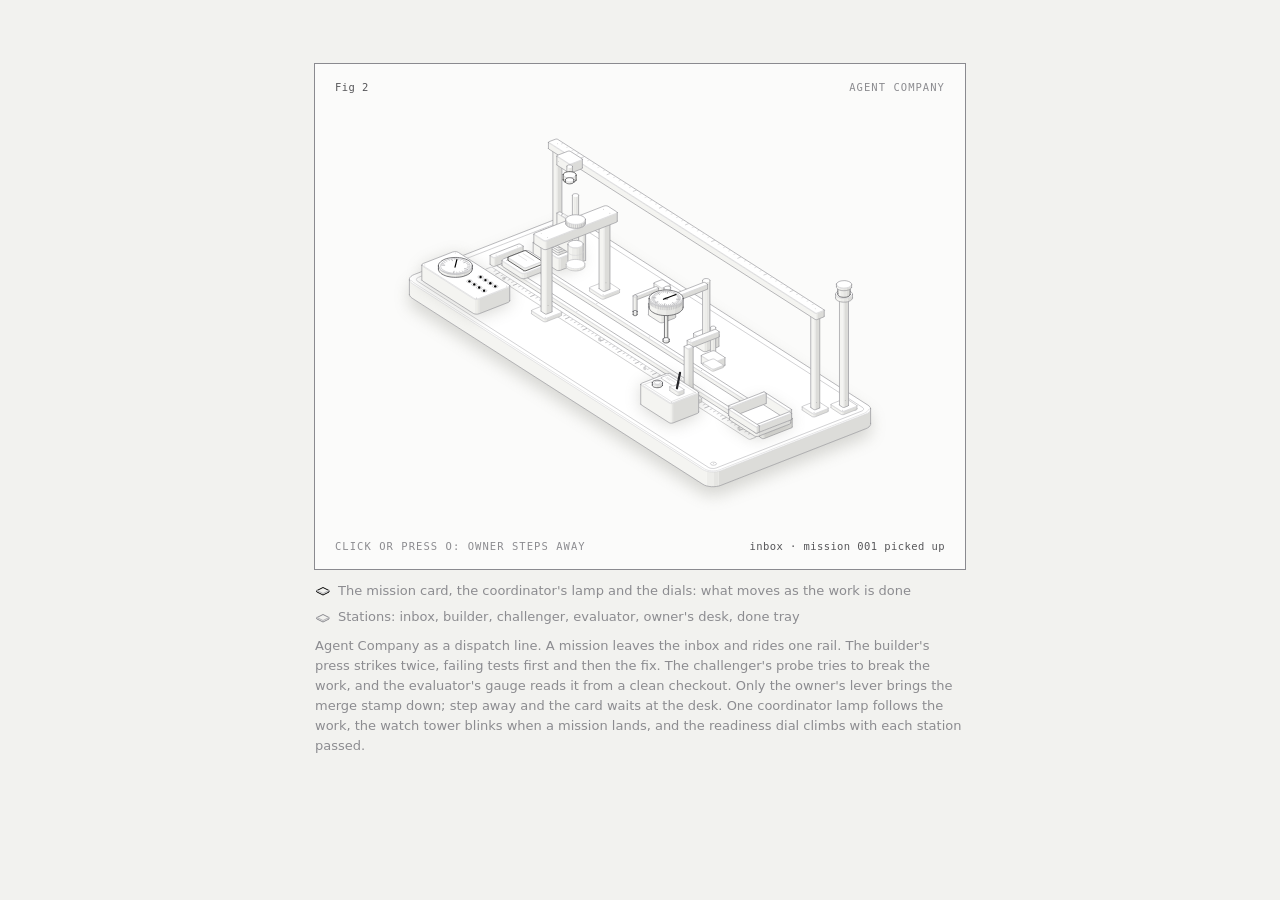
<file: docs/media/agent-company-anatomy-light.html>
<!doctype html><html lang="en"><head><meta charset="utf-8"><meta name="viewport" content="width=device-width, initial-scale=1"><title>Agent Company: anatomy</title><style>
.iso{
  --anatomy-page:#0b0b0b;--anatomy-card:#131313;--anatomy-text:#a3a3a3;--anatomy-strong:#e6e6e6;--anatomy-muted:#6e6e6e;
  --anatomy-paper:#131313;--anatomy-face:#1b1b1b;--anatomy-top:#1c1c1c;
  --anatomy-shade-0:#0f0f0f;--anatomy-shade-1:#121212;--anatomy-shade-2:#151515;--anatomy-shade-3:#181818;
  --anatomy-lit-top:#262626;--anatomy-lit-shade:#1d1d1d;
  --anatomy-hi:#d4d4d4;--anatomy-mid:#6a6a6a;--anatomy-lo:#3e3e3e;--anatomy-faint:#2a2a2a;--anatomy-lit:#ffffff;
  --anatomy-halo:#050505;--anatomy-halo-opacity:.9;--anatomy-dot:#e6e6e6;
  --anatomy-red:#ff6b6b;--anatomy-green:#6be0a0;--anatomy-blue:#6b9bff;
  --anatomy-weight:.6px;--anatomy-ease:cubic-bezier(.32,.72,0,1);
  --anatomy-mono:ui-monospace,"SF Mono",Menlo,Consolas,monospace;
  --anatomy-lift:inset 0 1px 0 0 #ffffff0a,inset 0 0 0 1px #ffffff06,0 0 0 1px #00000026,0 1px 1px -.5px #00000014,0 3px 3px -1.5px #00000014,0 6px 6px -3px #00000014,0 12px 12px -6px #00000014;
}
.iso[data-theme="light"]{
  --anatomy-page:#f2f2ef;--anatomy-card:#fbfbfa;--anatomy-text:#57575a;--anatomy-strong:#18181a;--anatomy-muted:#8c8c90;
  --anatomy-paper:#fbfbfa;--anatomy-face:#ffffff;--anatomy-top:#ffffff;
  --anatomy-shade-0:#dcdcd9;--anatomy-shade-1:#e5e5e2;--anatomy-shade-2:#ededea;--anatomy-shade-3:#f4f4f1;
  --anatomy-lit-top:#ffffff;--anatomy-lit-shade:#eeeeeb;
  --anatomy-hi:#26262a;--anatomy-mid:#8a8a8f;--anatomy-lo:#b4b4b8;--anatomy-faint:#d4d4d6;--anatomy-lit:#000000;
  --anatomy-halo:#8a8a80;--anatomy-halo-opacity:.32;--anatomy-dot:#3a3a3e;
  --anatomy-red:#e5484d;--anatomy-green:#30a46c;--anatomy-blue:#3e63dd;
  --anatomy-lift:inset 0 1px 0 0 #ffffff,0 0 0 1px #0000000f,0 1px 1px -.5px #0000000a,0 3px 3px -1.5px #0000000a,0 6px 6px -3px #0000000a,0 12px 12px -6px #0000000a;
}
.iso-svg{display:block;width:100%;height:auto;overflow:visible}
.iso-svg path,.iso-svg circle{vector-effect:non-scaling-stroke}
.iso-fill{fill:var(--anatomy-paper);stroke:none}
.iso-solid[data-lit]>.iso-fill{fill:var(--anatomy-face)}
.iso-shade,.iso-top{stroke:none}
.iso-shade[data-shade="0"]{fill:var(--anatomy-shade-0)}
.iso-shade[data-shade="1"]{fill:var(--anatomy-shade-1)}
.iso-shade[data-shade="2"]{fill:var(--anatomy-shade-2)}
.iso-shade[data-shade="3"]{fill:var(--anatomy-shade-3)}
.iso-top{fill:var(--anatomy-top)}
.iso-solid[data-lit]>.iso-top{fill:var(--anatomy-lit-top)}
.iso-solid[data-lit]>.iso-shade{fill:var(--anatomy-lit-shade)}
.iso-solid[data-seamless]>.iso-shade,.iso-solid[data-seamless]>.iso-top{stroke-width:.4;stroke-linejoin:round}
.iso-solid[data-seamless]>.iso-shade[data-shade="0"]{stroke:var(--anatomy-shade-0)}
.iso-solid[data-seamless]>.iso-shade[data-shade="1"]{stroke:var(--anatomy-shade-1)}
.iso-solid[data-seamless]>.iso-shade[data-shade="2"]{stroke:var(--anatomy-shade-2)}
.iso-solid[data-seamless]>.iso-shade[data-shade="3"]{stroke:var(--anatomy-shade-3)}
.iso-solid[data-seamless]>.iso-top{stroke:var(--anatomy-top)}
.iso-solid[data-seamless][data-lit]>.iso-top{stroke:var(--anatomy-lit-top)}
.iso-solid[data-seamless][data-lit]>.iso-shade{stroke:var(--anatomy-lit-shade)}
.iso-solid[data-lit]>.iso-edge{stroke:var(--anatomy-lit)}
.iso-halo{fill:var(--anatomy-halo);stroke:none;filter:blur(9px);opacity:var(--anatomy-halo-opacity);transform:translateY(3px)}
.iso-line{fill:none;stroke:var(--anatomy-lo);stroke-width:var(--anatomy-weight);stroke-linecap:round;stroke-linejoin:round}
.iso-line[data-tone="hi"]{stroke:var(--anatomy-hi)}
.iso-line[data-tone="mid"]{stroke:var(--anatomy-mid)}
.iso-line[data-tone="lo"]{stroke:var(--anatomy-lo)}
.iso-line[data-tone="faint"]{stroke:var(--anatomy-faint)}
.iso-line[data-tone="lit"]{stroke:var(--anatomy-lit)}
.iso-line[data-tone="red"]{stroke:var(--anatomy-red)}
.iso-line[data-tone="green"]{stroke:var(--anatomy-green)}
.iso-line[data-tone="blue"]{stroke:var(--anatomy-blue)}
.iso-line[data-dotted]{stroke-dasharray:.01 3.5;stroke-width:1}
.iso-line[data-dashed]{stroke-dasharray:3 3}
.iso-line[data-flow]{stroke-dasharray:2 6}
.iso-wire-end{fill:var(--anatomy-paper);stroke:var(--anatomy-lo);stroke-width:var(--anatomy-weight)}
.iso-wire[data-tone="hi"] .iso-wire-end{stroke:var(--anatomy-hi)}
.iso-wire[data-tone="mid"] .iso-wire-end{stroke:var(--anatomy-mid)}
.iso-wire[data-tone="faint"] .iso-wire-end{stroke:var(--anatomy-faint)}
.iso-wire[data-tone="lit"] .iso-wire-end{stroke:var(--anatomy-lit)}
.iso-dots circle{fill:var(--anatomy-dot);stroke:none;opacity:.32}
.iso-dots[data-tone="hi"] circle{opacity:.85}
.iso-dots[data-tone="mid"] circle{opacity:.45}
.iso-dots[data-tone="lo"] circle{opacity:.22}
.iso-dots[data-tone="faint"] circle{opacity:.12}
.iso-face-text{fill:var(--anatomy-mid);font-family:var(--anatomy-mono);letter-spacing:.04em}
.iso-face-text[data-tone="hi"]{fill:var(--anatomy-hi)}
.iso-face-text[data-tone="lo"]{fill:var(--anatomy-lo)}
.iso-face-text[data-tone="faint"]{fill:var(--anatomy-faint)}
.tb-body{fill:var(--anatomy-shade-2);stroke:none}
.tb-shine{fill:var(--anatomy-top);stroke:none}
.tb-shade{fill:var(--anatomy-shade-0);stroke:none}
.tb-ring{fill:none;stroke:var(--anatomy-lo);stroke-width:.45;stroke-linecap:butt;stroke-linejoin:round}
.tb-ring[data-tone="mid"]{stroke:var(--anatomy-mid)}
.tb-ring[data-tone="faint"]{stroke:var(--anatomy-faint)}
.tb-ring[data-tone="hi"]{stroke:var(--anatomy-hi)}
@keyframes iso-flow{to{stroke-dashoffset:-32}}
@keyframes iso-pulse{0%,100%{opacity:.18}12%{opacity:1}40%{opacity:.18}}
.iso-line[data-flow]{animation:iso-flow 1600ms linear infinite}
.iso-dots circle[data-pulse]{animation:iso-pulse 1600ms steps(1,end) infinite;animation-delay:var(--pulse-at,0ms)}
.iso-figure{margin:32px 0 36px}
.iso-plate{position:relative;padding:52px 24px;border-radius:0;background:var(--anatomy-card);box-shadow:0 0 0 1px var(--anatomy-mid);--anatomy-paper:var(--anatomy-card)}
.iso-plate-corners{position:absolute;inset:18px 20px;pointer-events:none}
.iso-plate-corner{position:absolute;color:var(--anatomy-muted);font-family:var(--anatomy-mono);font-size:10.5px;line-height:1;letter-spacing:.04em;white-space:nowrap}
.iso-plate-corner[data-corner="fig"]{top:0;left:0;color:var(--anatomy-text)}
.iso-plate-corner[data-corner="title"]{top:0;right:0;text-transform:uppercase;letter-spacing:.1em}
.iso-plate-corner[data-corner="hint"]{bottom:0;left:0;text-transform:uppercase;letter-spacing:.1em}
.iso-plate-corner[data-corner="readout"]{right:0;bottom:0;color:var(--anatomy-text);font-variant-numeric:tabular-nums}
.iso-plate .iso-svg{margin:0 auto}
.iso-legend{display:grid;gap:8px;margin-top:12px;color:var(--anatomy-muted);font-size:13px;line-height:1.55}
.iso-keys{display:flex;flex-wrap:wrap;gap:6px 18px}
.iso-key{display:inline-flex;align-items:center;gap:7px}
.iso-swatch{width:16px;height:10px;flex:none;overflow:visible}
.iso-swatch path{fill:none;stroke:var(--anatomy-hi);stroke-width:1;vector-effect:non-scaling-stroke;stroke-linejoin:round;stroke-linecap:round}
.iso-swatch[data-mark="raised"] path,.iso-swatch[data-mark="flat"] path{stroke:var(--anatomy-mid)}
.iso-swatch[data-mark="lit"] path{stroke:var(--anatomy-lit)}
.iso-swatch[data-mark="dim"] path{stroke:var(--anatomy-lo)}
.iso-swatch[data-mark="dotted"] path{stroke-dasharray:.01 3;stroke-width:1.4}
.iso-swatch[data-mark="dashed"] path{stroke-dasharray:3 2.5}
.iso-swatch[data-mark="red"] path{stroke:var(--anatomy-red)}
.iso-swatch[data-mark="green"] path{stroke:var(--anatomy-green)}
.iso-swatch[data-mark="blue"] path{stroke:var(--anatomy-blue)}
.iso-swatch-crease{stroke:var(--anatomy-lo)!important}
@media (max-width:560px){.iso-plate{padding:48px 12px 70px}.iso-plate-corner[data-corner="hint"]{bottom:18px}}
@media (prefers-reduced-motion:reduce){.iso-line[data-flow],.iso-dots circle[data-pulse]{animation:none}}

*{box-sizing:border-box}
html{color-scheme:dark}
body[data-theme="light"]{color-scheme:light}
body{margin:0;background:var(--anatomy-page);color:var(--anatomy-text);font:14px/1.6 ui-sans-serif,system-ui,-apple-system,"Segoe UI",sans-serif;-webkit-font-smoothing:antialiased}
.iso-page{width:min(650px,100% - 32px);margin:64px auto 96px}
</style></head><body class="iso" data-theme="light"><main class="iso-page"><figure class="iso-figure"><div class="iso-plate"><div class="iso-plate-corners" aria-hidden="true"><span class="iso-plate-corner" data-corner="fig">Fig 2</span><span class="iso-plate-corner" data-corner="title">Agent Company</span><span class="iso-plate-corner" data-corner="hint">Click or press O: owner steps away</span><span class="iso-plate-corner" data-corner="readout" data-readout>inbox · mission 001 picked up</span></div><div class="iso-stage" tabindex="0" role="button" aria-label="Agent Company dispatch line. Press O, Enter or Space, or click, to make the owner step away or come back"><svg xmlns="http://www.w3.org/2000/svg" class="iso-svg" viewBox="0 0 660 440" role="img" aria-label="Agent Company drawn as a dispatch line. A mission card rides one rail from an inbox rack through a builder press, a challenger probe and an evaluator dial gauge to the owner's desk, where only the owner's lever brings the merge stamp down, and on into the done tray. One coordinator lamp on an overhead gantry follows the card; a watch-tower lamp blinks when a mission lands; a readiness dial on the console climbs as each station passes."><path class="iso-halo" d="M77.2 186.5L77.2 185.1L77.8 183.8L78.9 182.5L80.5 181.4L82.5 180.5L241.4 118.4L243.7 117.7L246.2 117.2L248.9 116.9L251.7 117L254.3 117.3L256.8 117.8L259.1 118.6L261 119.6L579.9 323.7L581.4 324.9L582.4 326.2L582.8 327.5L582.8 343.6L582.8 345L582.2 346.3L581.1 347.6L579.5 348.7L577.5 349.6L418.6 411.7L416.3 412.4L413.8 412.9L411.1 413.2L408.3 413.1L405.7 412.8L403.2 412.3L400.9 411.5L399 410.5L80.1 206.4L78.6 205.2L77.6 204L77.2 202.6Z"/><g class="iso-solid"><path class="iso-fill" d="M233 156.3L233.4 154.9L234.3 153.6L235.8 152.5L237.8 151.5L240.2 150.8L242.8 150.3L245.6 150.2L248.3 150.3L250.9 150.8L253.3 151.6L255.2 152.6L256.7 153.7L257.6 155.1L257.8 156.4L257.8 158.6L257.5 160L256.6 161.3L255.1 162.4L253.1 163.4L250.7 164.1L248.1 164.6L245.3 164.7L242.6 164.6L239.9 164.1L237.6 163.3L235.7 162.4L234.2 161.2L233.3 159.9L233 158.5Z"/><path class="iso-shade" data-shade="0" d="M253.1 163.4L250.7 164.1L250.7 162L253.1 161.3ZM257.8 158.6L257.5 160L257.5 157.8L257.8 156.4ZM257.5 160L256.6 161.3L256.6 159.1L257.5 157.8ZM256.6 161.3L255.1 162.4L255.1 160.3L256.6 159.1ZM255.1 162.4L253.1 163.4L253.1 161.3L255.1 160.3Z"/><path class="iso-shade" data-shade="1" d="M250.7 164.1L248.1 164.6L248.1 162.4L250.7 162ZM248.1 164.6L245.3 164.7L245.3 162.6L248.1 162.4Z"/><path class="iso-shade" data-shade="2" d="M245.3 164.7L242.6 164.6L242.6 162.4L245.3 162.6ZM242.6 164.6L239.9 164.1L239.9 161.9L242.6 162.4Z"/><path class="iso-shade" data-shade="3" d="M239.9 164.1L237.6 163.3L237.6 161.2L239.9 161.9ZM237.6 163.3L235.7 162.4L235.7 160.2L237.6 161.2ZM235.7 162.4L234.2 161.2L234.2 159L235.7 160.2ZM234.2 161.2L233.3 159.9L233.3 157.7L234.2 159ZM233.3 159.9L233 158.5L233 156.3L233.3 157.7Z"/><path class="iso-top" d="M253.1 161.3L250.7 162L248.1 162.4L245.3 162.6L242.6 162.4L239.9 161.9L237.6 161.2L235.7 160.2L234.2 159L233.3 157.7L233 156.3L233.4 154.9L234.3 153.6L235.8 152.5L237.8 151.5L240.2 150.8L242.8 150.3L245.6 150.2L248.3 150.3L250.9 150.8L253.3 151.6L255.2 152.6L256.7 153.7L257.6 155.1L257.8 156.4L257.5 157.8L256.6 159.1L255.1 160.3Z"/><path class="iso-line iso-crease" data-tone="faint" d="M257.8 156.4L257.5 157.8L256.6 159.1L255.1 160.3L253.1 161.3L250.7 162L248.1 162.4L245.3 162.6L242.6 162.4L239.9 161.9L237.6 161.2L235.7 160.2L234.2 159L233.3 157.7L233 156.3"/><path class="iso-line iso-edge" data-tone="lo" d="M233 156.3L233.4 154.9L234.3 153.6L235.8 152.5L237.8 151.5L240.2 150.8L242.8 150.3L245.6 150.2L248.3 150.3L250.9 150.8L253.3 151.6L255.2 152.6L256.7 153.7L257.6 155.1L257.8 156.4M257.8 158.6L257.5 160L256.6 161.3L255.1 162.4L253.1 163.4L250.7 164.1L248.1 164.6L245.3 164.7L242.6 164.6L239.9 164.1L237.6 163.3L235.7 162.4L234.2 161.2L233.3 159.9L233 158.5M233 156.3L233 158.5M257.8 156.4L257.8 158.6"/></g><g class="iso-solid"><path class="iso-fill" d="M236.1 151.8L236.4 150.7L237.1 149.8L238.2 148.9L239.7 148.1L241.5 147.6L243.5 147.3L245.5 147.2L247.6 147.3L249.6 147.6L251.3 148.2L252.8 149L253.9 149.8L254.5 150.8L254.7 151.9L254.7 156.4L254.5 157.5L253.8 158.4L252.6 159.3L251.2 160L249.4 160.6L247.4 160.9L245.3 161L243.3 160.9L241.3 160.6L239.6 160L238.1 159.2L237 158.4L236.3 157.4L236.1 156.3Z"/><path class="iso-shade" data-shade="0" d="M251.2 160L249.4 160.6L249.4 156L251.2 155.5ZM254.7 156.4L254.5 157.5L254.5 152.9L254.7 151.9ZM254.5 157.5L253.8 158.4L253.8 153.9L254.5 152.9ZM253.8 158.4L252.6 159.3L252.6 154.8L253.8 153.9ZM252.6 159.3L251.2 160L251.2 155.5L252.6 154.8Z"/><path class="iso-shade" data-shade="1" d="M249.4 160.6L247.4 160.9L247.4 156.4L249.4 156ZM247.4 160.9L245.3 161L245.3 156.5L247.4 156.4Z"/><path class="iso-shade" data-shade="2" d="M245.3 161L243.3 160.9L243.3 156.3L245.3 156.5ZM243.3 160.9L241.3 160.6L241.3 156L243.3 156.3Z"/><path class="iso-shade" data-shade="3" d="M241.3 160.6L239.6 160L239.6 155.4L241.3 156ZM239.6 160L238.1 159.2L238.1 154.7L239.6 155.4ZM238.1 159.2L237 158.4L237 153.8L238.1 154.7ZM237 158.4L236.3 157.4L236.3 152.8L237 153.8ZM236.3 157.4L236.1 156.3L236.1 151.8L236.3 152.8Z"/><path class="iso-top" d="M251.2 155.5L249.4 156L247.4 156.4L245.3 156.5L243.3 156.3L241.3 156L239.6 155.4L238.1 154.7L237 153.8L236.3 152.8L236.1 151.8L236.4 150.7L237.1 149.8L238.2 148.9L239.7 148.1L241.5 147.6L243.5 147.3L245.5 147.2L247.6 147.3L249.6 147.6L251.3 148.2L252.8 149L253.9 149.8L254.5 150.8L254.7 151.9L254.5 152.9L253.8 153.9L252.6 154.8Z"/><path class="iso-line iso-crease" data-tone="faint" d="M254.7 151.9L254.5 152.9L253.8 153.9L252.6 154.8L251.2 155.5L249.4 156L247.4 156.4L245.3 156.5L243.3 156.3L241.3 156L239.6 155.4L238.1 154.7L237 153.8L236.3 152.8L236.1 151.8"/><path class="iso-line iso-edge" data-tone="mid" d="M236.1 151.8L236.4 150.7L237.1 149.8L238.2 148.9L239.7 148.1L241.5 147.6L243.5 147.3L245.5 147.2L247.6 147.3L249.6 147.6L251.3 148.2L252.8 149L253.9 149.8L254.5 150.8L254.7 151.9M254.7 156.4L254.5 157.5L253.8 158.4L252.6 159.3L251.2 160L249.4 160.6L247.4 160.9L245.3 161L243.3 160.9L241.3 160.6L239.6 160L238.1 159.2L237 158.4L236.3 157.4L236.1 156.3M236.1 151.8L236.1 156.3M254.7 151.9L254.7 156.4"/></g><g class="iso-solid"><path class="iso-fill" d="M115.7 202.2L116 200.8L117 199.5L118.5 198.3L120.5 197.3L122.8 196.6L125.5 196.2L128.2 196L131 196.2L133.6 196.7L135.9 197.4L137.9 198.4L139.3 199.6L140.2 200.9L140.5 202.3L140.5 204.4L140.2 205.8L139.2 207.1L137.7 208.3L135.7 209.3L133.4 210L130.7 210.4L128 210.6L125.2 210.4L122.6 209.9L120.3 209.2L118.3 208.2L116.9 207L116 205.7L115.7 204.3Z"/><path class="iso-shade" data-shade="0" d="M135.7 209.3L133.4 210L133.4 207.8L135.7 207.1ZM140.5 204.4L140.2 205.8L140.2 203.7L140.5 202.3ZM140.2 205.8L139.2 207.1L139.2 205L140.2 203.7ZM139.2 207.1L137.7 208.3L137.7 206.1L139.2 205ZM137.7 208.3L135.7 209.3L135.7 207.1L137.7 206.1Z"/><path class="iso-shade" data-shade="1" d="M133.4 210L130.7 210.4L130.7 208.3L133.4 207.8ZM130.7 210.4L128 210.6L128 208.4L130.7 208.3Z"/><path class="iso-shade" data-shade="2" d="M128 210.6L125.2 210.4L125.2 208.3L128 208.4ZM125.2 210.4L122.6 209.9L122.6 207.8L125.2 208.3Z"/><path class="iso-shade" data-shade="3" d="M122.6 209.9L120.3 209.2L120.3 207L122.6 207.8ZM120.3 209.2L118.3 208.2L118.3 206L120.3 207ZM118.3 208.2L116.9 207L116.9 204.9L118.3 206ZM116.9 207L116 205.7L116 203.5L116.9 204.9ZM116 205.7L115.7 204.3L115.7 202.2L116 203.5Z"/><path class="iso-top" d="M135.7 207.1L133.4 207.8L130.7 208.3L128 208.4L125.2 208.3L122.6 207.8L120.3 207L118.3 206L116.9 204.9L116 203.5L115.7 202.2L116 200.8L117 199.5L118.5 198.3L120.5 197.3L122.8 196.6L125.5 196.2L128.2 196L131 196.2L133.6 196.7L135.9 197.4L137.9 198.4L139.3 199.6L140.2 200.9L140.5 202.3L140.2 203.7L139.2 205L137.7 206.1Z"/><path class="iso-line iso-crease" data-tone="faint" d="M140.5 202.3L140.2 203.7L139.2 205L137.7 206.1L135.7 207.1L133.4 207.8L130.7 208.3L128 208.4L125.2 208.3L122.6 207.8L120.3 207L118.3 206L116.9 204.9L116 203.5L115.7 202.2"/><path class="iso-line iso-edge" data-tone="lo" d="M115.7 202.2L116 200.8L117 199.5L118.5 198.3L120.5 197.3L122.8 196.6L125.5 196.2L128.2 196L131 196.2L133.6 196.7L135.9 197.4L137.9 198.4L139.3 199.6L140.2 200.9L140.5 202.3M140.5 204.4L140.2 205.8L139.2 207.1L137.7 208.3L135.7 209.3L133.4 210L130.7 210.4L128 210.6L125.2 210.4L122.6 209.9L120.3 209.2L118.3 208.2L116.9 207L116 205.7L115.7 204.3M115.7 202.2L115.7 204.3M140.5 202.3L140.5 204.4"/></g><g class="iso-solid"><path class="iso-fill" d="M118.8 197.6L119 196.6L119.8 195.6L120.9 194.7L122.4 194L124.1 193.4L126.1 193.1L128.2 193L130.3 193.1L132.2 193.5L134 194L135.4 194.8L136.5 195.7L137.2 196.7L137.4 197.7L137.4 202.3L137.2 203.3L136.4 204.3L135.3 205.2L133.8 205.9L132.1 206.4L130.1 206.8L128 206.9L125.9 206.7L124 206.4L122.2 205.8L120.8 205.1L119.7 204.2L119 203.2L118.8 202.2Z"/><path class="iso-shade" data-shade="0" d="M133.8 205.9L132.1 206.4L132.1 201.9L133.8 201.3ZM137.4 202.3L137.2 203.3L137.2 198.7L137.4 197.7ZM137.2 203.3L136.4 204.3L136.4 199.7L137.2 198.7ZM136.4 204.3L135.3 205.2L135.3 200.6L136.4 199.7ZM135.3 205.2L133.8 205.9L133.8 201.3L135.3 200.6Z"/><path class="iso-shade" data-shade="1" d="M132.1 206.4L130.1 206.8L130.1 202.2L132.1 201.9ZM130.1 206.8L128 206.9L128 202.3L130.1 202.2Z"/><path class="iso-shade" data-shade="2" d="M128 206.9L125.9 206.7L125.9 202.2L128 202.3ZM125.9 206.7L124 206.4L124 201.8L125.9 202.2Z"/><path class="iso-shade" data-shade="3" d="M124 206.4L122.2 205.8L122.2 201.3L124 201.8ZM122.2 205.8L120.8 205.1L120.8 200.5L122.2 201.3ZM120.8 205.1L119.7 204.2L119.7 199.6L120.8 200.5ZM119.7 204.2L119 203.2L119 198.6L119.7 199.6ZM119 203.2L118.8 202.2L118.8 197.6L119 198.6Z"/><path class="iso-top" d="M133.8 201.3L132.1 201.9L130.1 202.2L128 202.3L125.9 202.2L124 201.8L122.2 201.3L120.8 200.5L119.7 199.6L119 198.6L118.8 197.6L119 196.6L119.8 195.6L120.9 194.7L122.4 194L124.1 193.4L126.1 193.1L128.2 193L130.3 193.1L132.2 193.5L134 194L135.4 194.8L136.5 195.7L137.2 196.7L137.4 197.7L137.2 198.7L136.4 199.7L135.3 200.6Z"/><path class="iso-line iso-crease" data-tone="faint" d="M137.4 197.7L137.2 198.7L136.4 199.7L135.3 200.6L133.8 201.3L132.1 201.9L130.1 202.2L128 202.3L125.9 202.2L124 201.8L122.2 201.3L120.8 200.5L119.7 199.6L119 198.6L118.8 197.6"/><path class="iso-line iso-edge" data-tone="mid" d="M118.8 197.6L119 196.6L119.8 195.6L120.9 194.7L122.4 194L124.1 193.4L126.1 193.1L128.2 193L130.3 193.1L132.2 193.5L134 194L135.4 194.8L136.5 195.7L137.2 196.7L137.4 197.7M137.4 202.3L137.2 203.3L136.4 204.3L135.3 205.2L133.8 205.9L132.1 206.4L130.1 206.8L128 206.9L125.9 206.7L124 206.4L122.2 205.8L120.8 205.1L119.7 204.2L119 203.2L118.8 202.2M118.8 197.6L118.8 202.2M137.4 197.7L137.4 202.3"/></g><g class="iso-solid"><path class="iso-fill" d="M519.5 339.7L519.8 338.3L520.8 337L522.3 335.8L524.3 334.8L526.6 334.1L529.3 333.7L532 333.5L534.8 333.7L537.4 334.2L539.7 334.9L541.7 335.9L543.1 337.1L544 338.4L544.3 339.8L544.3 341.9L544 343.3L543 344.6L541.5 345.8L539.5 346.8L537.2 347.5L534.5 347.9L531.8 348.1L529 347.9L526.4 347.4L524.1 346.7L522.1 345.7L520.7 344.5L519.8 343.2L519.5 341.8Z"/><path class="iso-shade" data-shade="0" d="M539.5 346.8L537.2 347.5L537.2 345.3L539.5 344.6ZM544.3 341.9L544 343.3L544 341.2L544.3 339.8ZM544 343.3L543 344.6L543 342.5L544 341.2ZM543 344.6L541.5 345.8L541.5 343.6L543 342.5ZM541.5 345.8L539.5 346.8L539.5 344.6L541.5 343.6Z"/><path class="iso-shade" data-shade="1" d="M537.2 347.5L534.5 347.9L534.5 345.8L537.2 345.3ZM534.5 347.9L531.8 348.1L531.8 345.9L534.5 345.8Z"/><path class="iso-shade" data-shade="2" d="M531.8 348.1L529 347.9L529 345.7L531.8 345.9ZM529 347.9L526.4 347.4L526.4 345.3L529 345.7Z"/><path class="iso-shade" data-shade="3" d="M526.4 347.4L524.1 346.7L524.1 344.5L526.4 345.3ZM524.1 346.7L522.1 345.7L522.1 343.5L524.1 344.5ZM522.1 345.7L520.7 344.5L520.7 342.3L522.1 343.5ZM520.7 344.5L519.8 343.2L519.8 341L520.7 342.3ZM519.8 343.2L519.5 341.8L519.5 339.7L519.8 341Z"/><path class="iso-top" d="M539.5 344.6L537.2 345.3L534.5 345.8L531.8 345.9L529 345.7L526.4 345.3L524.1 344.5L522.1 343.5L520.7 342.3L519.8 341L519.5 339.7L519.8 338.3L520.8 337L522.3 335.8L524.3 334.8L526.6 334.1L529.3 333.7L532 333.5L534.8 333.7L537.4 334.2L539.7 334.9L541.7 335.9L543.1 337.1L544 338.4L544.3 339.8L544 341.2L543 342.5L541.5 343.6Z"/><path class="iso-line iso-crease" data-tone="faint" d="M544.3 339.8L544 341.2L543 342.5L541.5 343.6L539.5 344.6L537.2 345.3L534.5 345.8L531.8 345.9L529 345.7L526.4 345.3L524.1 344.5L522.1 343.5L520.7 342.3L519.8 341L519.5 339.7"/><path class="iso-line iso-edge" data-tone="lo" d="M519.5 339.7L519.8 338.3L520.8 337L522.3 335.8L524.3 334.8L526.6 334.1L529.3 333.7L532 333.5L534.8 333.7L537.4 334.2L539.7 334.9L541.7 335.9L543.1 337.1L544 338.4L544.3 339.8M544.3 341.9L544 343.3L543 344.6L541.5 345.8L539.5 346.8L537.2 347.5L534.5 347.9L531.8 348.1L529 347.9L526.4 347.4L524.1 346.7L522.1 345.7L520.7 344.5L519.8 343.2L519.5 341.8M519.5 339.7L519.5 341.8M544.3 339.8L544.3 341.9"/></g><g class="iso-solid"><path class="iso-fill" d="M522.6 335.1L522.8 334.1L523.6 333.1L524.7 332.2L526.2 331.5L527.9 330.9L529.9 330.6L532 330.5L534.1 330.6L536 331L537.8 331.5L539.2 332.3L540.3 333.2L541 334.2L541.2 335.2L541.2 339.8L541 340.8L540.2 341.8L539.1 342.7L537.6 343.4L535.9 343.9L533.9 344.3L531.8 344.4L529.7 344.2L527.8 343.9L526 343.3L524.6 342.6L523.5 341.7L522.8 340.7L522.6 339.7Z"/><path class="iso-shade" data-shade="0" d="M537.6 343.4L535.9 343.9L535.9 339.4L537.6 338.8ZM541.2 339.8L541 340.8L541 336.2L541.2 335.2ZM541 340.8L540.2 341.8L540.2 337.2L541 336.2ZM540.2 341.8L539.1 342.7L539.1 338.1L540.2 337.2ZM539.1 342.7L537.6 343.4L537.6 338.8L539.1 338.1Z"/><path class="iso-shade" data-shade="1" d="M535.9 343.9L533.9 344.3L533.9 339.7L535.9 339.4ZM533.9 344.3L531.8 344.4L531.8 339.8L533.9 339.7Z"/><path class="iso-shade" data-shade="2" d="M531.8 344.4L529.7 344.2L529.7 339.7L531.8 339.8ZM529.7 344.2L527.8 343.9L527.8 339.3L529.7 339.7Z"/><path class="iso-shade" data-shade="3" d="M527.8 343.9L526 343.3L526 338.8L527.8 339.3ZM526 343.3L524.6 342.6L524.6 338L526 338.8ZM524.6 342.6L523.5 341.7L523.5 337.1L524.6 338ZM523.5 341.7L522.8 340.7L522.8 336.1L523.5 337.1ZM522.8 340.7L522.6 339.7L522.6 335.1L522.8 336.1Z"/><path class="iso-top" d="M537.6 338.8L535.9 339.4L533.9 339.7L531.8 339.8L529.7 339.7L527.8 339.3L526 338.8L524.6 338L523.5 337.1L522.8 336.1L522.6 335.1L522.8 334.1L523.6 333.1L524.7 332.2L526.2 331.5L527.9 330.9L529.9 330.6L532 330.5L534.1 330.6L536 331L537.8 331.5L539.2 332.3L540.3 333.2L541 334.2L541.2 335.2L541 336.2L540.2 337.2L539.1 338.1Z"/><path class="iso-line iso-crease" data-tone="faint" d="M541.2 335.2L541 336.2L540.2 337.2L539.1 338.1L537.6 338.8L535.9 339.4L533.9 339.7L531.8 339.8L529.7 339.7L527.8 339.3L526 338.8L524.6 338L523.5 337.1L522.8 336.1L522.6 335.1"/><path class="iso-line iso-edge" data-tone="mid" d="M522.6 335.1L522.8 334.1L523.6 333.1L524.7 332.2L526.2 331.5L527.9 330.9L529.9 330.6L532 330.5L534.1 330.6L536 331L537.8 331.5L539.2 332.3L540.3 333.2L541 334.2L541.2 335.2M541.2 339.8L541 340.8L540.2 341.8L539.1 342.7L537.6 343.4L535.9 343.9L533.9 344.3L531.8 344.4L529.7 344.2L527.8 343.9L526 343.3L524.6 342.6L523.5 341.7L522.8 340.7L522.6 339.7M522.6 335.1L522.6 339.7M541.2 335.2L541.2 339.8"/></g><g class="iso-solid"><path class="iso-fill" d="M402.2 385.5L402.5 384.1L403.4 382.8L404.9 381.6L406.9 380.7L409.3 379.9L411.9 379.5L414.7 379.3L417.4 379.5L420.1 380L422.4 380.7L424.3 381.7L425.8 382.9L426.7 384.2L427 385.6L427 387.8L426.6 389.1L425.7 390.4L424.2 391.6L422.2 392.6L419.8 393.3L417.2 393.8L414.4 393.9L411.7 393.7L409.1 393.3L406.7 392.5L404.8 391.5L403.3 390.3L402.4 389L402.2 387.6Z"/><path class="iso-shade" data-shade="0" d="M422.2 392.6L419.8 393.3L419.8 391.2L422.2 390.4ZM427 387.8L426.6 389.1L426.6 387L427 385.6ZM426.6 389.1L425.7 390.4L425.7 388.3L426.6 387ZM425.7 390.4L424.2 391.6L424.2 389.5L425.7 388.3ZM424.2 391.6L422.2 392.6L422.2 390.4L424.2 389.5Z"/><path class="iso-shade" data-shade="1" d="M419.8 393.3L417.2 393.8L417.2 391.6L419.8 391.2ZM417.2 393.8L414.4 393.9L414.4 391.8L417.2 391.6Z"/><path class="iso-shade" data-shade="2" d="M414.4 393.9L411.7 393.7L411.7 391.6L414.4 391.8ZM411.7 393.7L409.1 393.3L409.1 391.1L411.7 391.6Z"/><path class="iso-shade" data-shade="3" d="M409.1 393.3L406.7 392.5L406.7 390.4L409.1 391.1ZM406.7 392.5L404.8 391.5L404.8 389.4L406.7 390.4ZM404.8 391.5L403.3 390.3L403.3 388.2L404.8 389.4ZM403.3 390.3L402.4 389L402.4 386.9L403.3 388.2ZM402.4 389L402.2 387.6L402.2 385.5L402.4 386.9Z"/><path class="iso-top" d="M422.2 390.4L419.8 391.2L417.2 391.6L414.4 391.8L411.7 391.6L409.1 391.1L406.7 390.4L404.8 389.4L403.3 388.2L402.4 386.9L402.2 385.5L402.5 384.1L403.4 382.8L404.9 381.6L406.9 380.7L409.3 379.9L411.9 379.5L414.7 379.3L417.4 379.5L420.1 380L422.4 380.7L424.3 381.7L425.8 382.9L426.7 384.2L427 385.6L426.6 387L425.7 388.3L424.2 389.5Z"/><path class="iso-line iso-crease" data-tone="faint" d="M427 385.6L426.6 387L425.7 388.3L424.2 389.5L422.2 390.4L419.8 391.2L417.2 391.6L414.4 391.8L411.7 391.6L409.1 391.1L406.7 390.4L404.8 389.4L403.3 388.2L402.4 386.9L402.2 385.5"/><path class="iso-line iso-edge" data-tone="lo" d="M402.2 385.5L402.5 384.1L403.4 382.8L404.9 381.6L406.9 380.7L409.3 379.9L411.9 379.5L414.7 379.3L417.4 379.5L420.1 380L422.4 380.7L424.3 381.7L425.8 382.9L426.7 384.2L427 385.6M427 387.8L426.6 389.1L425.7 390.4L424.2 391.6L422.2 392.6L419.8 393.3L417.2 393.8L414.4 393.9L411.7 393.7L409.1 393.3L406.7 392.5L404.8 391.5L403.3 390.3L402.4 389L402.2 387.6M402.2 385.5L402.2 387.6M427 385.6L427 387.8"/></g><g class="iso-solid"><path class="iso-fill" d="M405.3 380.9L405.5 379.9L406.2 378.9L407.4 378L408.8 377.3L410.6 376.8L412.6 376.4L414.7 376.3L416.7 376.5L418.7 376.8L420.4 377.4L421.9 378.1L423 379L423.7 380L423.9 381L423.9 385.6L423.6 386.6L422.9 387.6L421.8 388.5L420.3 389.2L418.5 389.8L416.5 390.1L414.5 390.2L412.4 390.1L410.4 389.7L408.7 389.2L407.2 388.4L406.1 387.5L405.5 386.5L405.3 385.5Z"/><path class="iso-shade" data-shade="0" d="M420.3 389.2L418.5 389.8L418.5 385.2L420.3 384.6ZM423.9 385.6L423.6 386.6L423.6 382.1L423.9 381ZM423.6 386.6L422.9 387.6L422.9 383L423.6 382.1ZM422.9 387.6L421.8 388.5L421.8 383.9L422.9 383ZM421.8 388.5L420.3 389.2L420.3 384.6L421.8 383.9Z"/><path class="iso-shade" data-shade="1" d="M418.5 389.8L416.5 390.1L416.5 385.5L418.5 385.2ZM416.5 390.1L414.5 390.2L414.5 385.6L416.5 385.5Z"/><path class="iso-shade" data-shade="2" d="M414.5 390.2L412.4 390.1L412.4 385.5L414.5 385.6ZM412.4 390.1L410.4 389.7L410.4 385.2L412.4 385.5Z"/><path class="iso-shade" data-shade="3" d="M410.4 389.7L408.7 389.2L408.7 384.6L410.4 385.2ZM408.7 389.2L407.2 388.4L407.2 383.8L408.7 384.6ZM407.2 388.4L406.1 387.5L406.1 383L407.2 383.8ZM406.1 387.5L405.5 386.5L405.5 382L406.1 383ZM405.5 386.5L405.3 385.5L405.3 380.9L405.5 382Z"/><path class="iso-top" d="M420.3 384.6L418.5 385.2L416.5 385.5L414.5 385.6L412.4 385.5L410.4 385.2L408.7 384.6L407.2 383.8L406.1 383L405.5 382L405.3 380.9L405.5 379.9L406.2 378.9L407.4 378L408.8 377.3L410.6 376.8L412.6 376.4L414.7 376.3L416.7 376.5L418.7 376.8L420.4 377.4L421.9 378.1L423 379L423.7 380L423.9 381L423.6 382.1L422.9 383L421.8 383.9Z"/><path class="iso-line iso-crease" data-tone="faint" d="M423.9 381L423.6 382.1L422.9 383L421.8 383.9L420.3 384.6L418.5 385.2L416.5 385.5L414.5 385.6L412.4 385.5L410.4 385.2L408.7 384.6L407.2 383.8L406.1 383L405.5 382L405.3 380.9"/><path class="iso-line iso-edge" data-tone="mid" d="M405.3 380.9L405.5 379.9L406.2 378.9L407.4 378L408.8 377.3L410.6 376.8L412.6 376.4L414.7 376.3L416.7 376.5L418.7 376.8L420.4 377.4L421.9 378.1L423 379L423.7 380L423.9 381M423.9 385.6L423.6 386.6L422.9 387.6L421.8 388.5L420.3 389.2L418.5 389.8L416.5 390.1L414.5 390.2L412.4 390.1L410.4 389.7L408.7 389.2L407.2 388.4L406.1 387.5L405.5 386.5L405.3 385.5M405.3 380.9L405.3 385.5M423.9 381L423.9 385.6"/></g><g class="iso-solid"><path class="iso-fill" d="M77.2 179.8L77.2 178.4L77.8 177.1L78.9 175.8L80.5 174.7L82.5 173.8L241.4 111.7L243.7 111L246.2 110.5L248.9 110.2L251.7 110.3L254.3 110.6L256.8 111.1L259.1 111.9L261 112.9L579.9 317L581.4 318.2L582.4 319.4L582.8 320.8L582.8 336.9L582.8 338.3L582.2 339.6L581.1 340.9L579.5 342L577.5 342.9L418.6 405L416.3 405.7L413.8 406.2L411.1 406.4L408.3 406.4L405.7 406.1L403.2 405.6L400.9 404.8L399 403.8L80.1 199.7L78.6 198.5L77.6 197.2L77.2 195.9Z"/><path class="iso-shade" data-shade="0" d="M582.8 336.9L582.8 338.3L582.8 322.2L582.8 320.8ZM582.8 338.3L582.2 339.6L582.2 323.5L582.8 322.2ZM582.2 339.6L581.1 340.9L581.1 324.7L582.2 323.5ZM581.1 340.9L579.5 342L579.5 325.9L581.1 324.7ZM579.5 342L577.5 342.9L577.5 326.8L579.5 325.9ZM577.5 342.9L418.6 405L418.6 388.9L577.5 326.8ZM418.6 405L416.3 405.7L416.3 389.6L418.6 388.9Z"/><path class="iso-shade" data-shade="1" d="M416.3 405.7L413.8 406.2L413.8 390.1L416.3 389.6ZM413.8 406.2L411.1 406.4L411.1 390.3L413.8 390.1Z"/><path class="iso-shade" data-shade="2" d="M411.1 406.4L408.3 406.4L408.3 390.3L411.1 390.3ZM408.3 406.4L405.7 406.1L405.7 390L408.3 390.3ZM405.7 406.1L403.2 405.6L403.2 389.4L405.7 390Z"/><path class="iso-shade" data-shade="3" d="M403.2 405.6L400.9 404.8L400.9 388.7L403.2 389.4ZM400.9 404.8L399 403.8L399 387.7L400.9 388.7ZM399 403.8L80.1 199.7L80.1 183.6L399 387.7ZM80.1 199.7L78.6 198.5L78.6 182.4L80.1 183.6ZM78.6 198.5L77.6 197.2L77.6 181.1L78.6 182.4ZM77.6 197.2L77.2 195.9L77.2 179.8L77.6 181.1Z"/><path class="iso-top" d="M579.9 317L581.4 318.2L582.4 319.4L582.8 320.8L582.8 322.2L582.2 323.5L581.1 324.7L579.5 325.9L577.5 326.8L418.6 388.9L416.3 389.6L413.8 390.1L411.1 390.3L408.3 390.3L405.7 390L403.2 389.4L400.9 388.7L399 387.7L80.1 183.6L78.6 182.4L77.6 181.1L77.2 179.8L77.2 178.4L77.8 177.1L78.9 175.8L80.5 174.7L82.5 173.8L241.4 111.7L243.7 111L246.2 110.5L248.9 110.2L251.7 110.3L254.3 110.6L256.8 111.1L259.1 111.9L261 112.9Z"/><path class="iso-line iso-crease" data-tone="faint" d="M582.8 320.8L582.8 322.2L582.2 323.5L581.1 324.7L579.5 325.9L577.5 326.8L418.6 388.9L416.3 389.6L413.8 390.1L411.1 390.3L408.3 390.3L405.7 390L403.2 389.4L400.9 388.7L399 387.7L80.1 183.6L78.6 182.4L77.6 181.1L77.2 179.8"/><path class="iso-line iso-bevel" data-tone="faint" d="M582.8 320.8L580.3 322L579.8 323.1L578.9 324.1L577.6 325L575.9 325.9L417.2 387.9L415.2 388.5L413.1 388.9L410.9 389.1L408.6 389.1L406.4 388.8L404.4 388.4L402.5 387.7L400.9 386.9L82.1 182.8L80.8 181.8L80 180.8L77.2 179.8"/><path class="iso-line iso-edge" data-tone="mid" d="M77.2 179.8L77.2 178.4L77.8 177.1L78.9 175.8L80.5 174.7L82.5 173.8L241.4 111.7L243.7 111L246.2 110.5L248.9 110.2L251.7 110.3L254.3 110.6L256.8 111.1L259.1 111.9L261 112.9L579.9 317L581.4 318.2L582.4 319.4L582.8 320.8M582.8 336.9L582.8 338.3L582.2 339.6L581.1 340.9L579.5 342L577.5 342.9L418.6 405L416.3 405.7L413.8 406.2L411.1 406.4L408.3 406.4L405.7 406.1L403.2 405.6L400.9 404.8L399 403.8L80.1 199.7L78.6 198.5L77.6 197.2L77.2 195.9M582.8 320.8L582.8 336.9M77.2 179.8L77.2 195.9"/></g><path class="iso-line" data-tone="lo" d="M573.8 319.4L574.5 319.9L574.9 320.5L575.1 321.1L575.1 321.7L574.8 322.3L574.3 322.8L573.6 323.3L572.7 323.7L413.8 385.8L412.8 386.1L411.7 386.4L410.5 386.5L409.3 386.4L408.1 386.3L407 386.1L406 385.7L405.1 385.3L86.2 181.2L85.5 180.7L85.1 180.1L84.9 179.5L84.9 178.9L85.2 178.3L85.7 177.7L86.4 177.2L87.3 176.8L246.2 114.7L247.2 114.4L248.3 114.2L249.5 114.1L250.7 114.1L251.9 114.2L253 114.5L254 114.8L254.9 115.3Z"/><path class="iso-line" data-tone="lo" d="M251.5 120.7L250.4 121L249 121.1L247.8 120.9L246.8 120.4L246.2 119.8L246.1 119.2L246.5 118.5L247.3 118L248.5 117.7L249.9 117.7L251.1 117.9L252.1 118.3L252.7 118.9L252.8 119.6L252.4 120.2ZM566.7 322.4L565.5 322.7L564.1 322.7L562.9 322.5L561.9 322.1L561.3 321.5L561.2 320.8L561.6 320.2L562.5 319.7L563.6 319.4L565 319.3L566.2 319.5L567.2 320L567.8 320.6L567.9 321.2L567.5 321.9ZM97.5 180.9L96.4 181.2L95 181.2L93.8 181L92.8 180.6L92.2 180L92.1 179.3L92.5 178.7L93.3 178.2L94.5 177.9L95.9 177.8L97.1 178L98.1 178.5L98.7 179.1L98.8 179.7L98.4 180.4ZM412.7 382.5L411.5 382.8L410.1 382.9L408.9 382.7L407.9 382.2L407.3 381.6L407.2 381L407.6 380.4L408.5 379.8L409.6 379.5L411 379.5L412.2 379.7L413.2 380.1L413.8 380.7L413.9 381.4L413.5 382Z"/><g class="iso-dots" data-tone="mid"><circle cx="249.4" cy="119.4" r="0.45"/><circle cx="564.6" cy="321" r="0.45"/><circle cx="95.4" cy="179.5" r="0.45"/><circle cx="410.6" cy="381.2" r="0.45"/></g><g class="iso-solid"><path class="iso-fill" d="M160.5 168.6L160.6 168.2L161.1 167.8L166 165.9L166.7 165.8L167.5 165.8L168.2 166.1L456.5 350.6L456.9 351L456.9 351.8L456.8 352.2L456.3 352.5L451.4 354.4L450.6 354.6L449.9 354.5L449.2 354.3L160.8 169.7L160.5 169.4Z"/><path class="iso-shade" data-shade="0" d="M456.9 351.8L456.8 352.2L456.8 351.4L456.9 351ZM456.8 352.2L456.3 352.5L456.3 351.7L456.8 351.4ZM456.3 352.5L451.4 354.4L451.4 353.6L456.3 351.7Z"/><path class="iso-shade" data-shade="1" d="M451.4 354.4L450.6 354.6L450.6 353.8L451.4 353.6Z"/><path class="iso-shade" data-shade="2" d="M450.6 354.6L449.9 354.5L449.9 353.7L450.6 353.8Z"/><path class="iso-shade" data-shade="3" d="M449.9 354.5L449.2 354.3L449.2 353.5L449.9 353.7ZM449.2 354.3L160.8 169.7L160.8 168.9L449.2 353.5ZM160.8 169.7L160.5 169.4L160.5 168.6L160.8 168.9Z"/><path class="iso-top" d="M456.5 350.6L456.9 351L456.8 351.4L456.3 351.7L451.4 353.6L450.6 353.8L449.9 353.7L449.2 353.5L160.8 168.9L160.5 168.6L160.6 168.2L161.1 167.8L166 165.9L166.7 165.8L167.5 165.8L168.2 166.1Z"/><path class="iso-line iso-edge" data-tone="lo" d="M160.5 168.6L160.6 168.2L161.1 167.8L166 165.9L166.7 165.8L167.5 165.8L168.2 166.1L456.5 350.6L456.9 351M456.9 351.8L456.8 352.2L456.3 352.5L451.4 354.4L450.6 354.6L449.9 354.5L449.2 354.3L160.8 169.7L160.5 169.4M456.9 351L456.9 351.8M160.5 168.6L160.5 169.4"/></g><path class="iso-line" data-tone="lo" d="M172.2 169.4L170 170.3M179.8 174.3L177.6 175.1M183.7 176.7L181.5 177.6M187.5 179.2L185.3 180M191.3 181.6L189.1 182.5M198.9 186.5L196.7 187.4M202.8 189L200.6 189.8M206.6 191.4L204.4 192.3M210.4 193.8L208.2 194.7M218 198.7L215.8 199.6M221.9 201.2L219.7 202M225.7 203.6L223.5 204.5M229.5 206.1L227.3 206.9M237.1 211L234.9 211.8M241 213.4L238.8 214.3M244.8 215.8L242.6 216.7M248.6 218.3L246.4 219.1M256.2 223.2L254 224M260.1 225.6L257.9 226.5M263.9 228.1L261.7 228.9M267.7 230.5L265.5 231.4M275.3 235.4L273.1 236.3M279.2 237.8L277 238.7M283 240.3L280.8 241.1M286.8 242.7L284.6 243.6M294.4 247.6L292.2 248.5M298.3 250.1L296.1 250.9M302.1 252.5L299.9 253.4M305.9 255L303.7 255.8M313.5 259.8L311.3 260.7M317.4 262.3L315.2 263.1M321.2 264.7L319 265.6M325 267.2L322.8 268M332.6 272.1L330.4 272.9M336.4 274.5L334.2 275.4M340.3 277L338.1 277.8M344.1 279.4L341.9 280.3M351.7 284.3L349.5 285.1M355.5 286.7L353.3 287.6M359.4 289.2L357.2 290M363.2 291.6L361 292.5M370.8 296.5L368.6 297.4M374.6 299L372.4 299.8M378.5 301.4L376.3 302.3M382.3 303.8L380.1 304.7M389.9 308.7L387.7 309.6M393.7 311.2L391.5 312M397.6 313.6L395.4 314.5M401.4 316.1L399.2 316.9M409 321L406.8 321.8M412.8 323.4L410.6 324.3M416.7 325.8L414.5 326.7M420.5 328.3L418.3 329.1M428.1 333.2L425.9 334M431.9 335.6L429.7 336.5M435.8 338.1L433.6 338.9M439.6 340.5L437.4 341.4M447.2 345.4L445 346.3M451 347.8L448.8 348.7"/><path class="iso-line" data-tone="mid" d="M176 171.8L171.9 173.5M195.1 184.1L191 185.7M214.2 196.3L210.1 197.9M233.3 208.5L229.2 210.1M252.4 220.7L248.3 222.4M271.5 233L267.4 234.6M290.6 245.2L286.5 246.8M309.7 257.4L305.6 259M328.8 269.6L324.7 271.2M347.9 281.8L343.8 283.5M367 294.1L362.8 295.7M386.1 306.3L381.9 307.9M405.2 318.5L401 320.1M424.3 330.7L420.1 332.4M443.4 343L439.2 344.6"/><g class="iso-dots" data-part="mark" data-tone="lo"><circle cx="180.73185975360875" cy="177.8795324955188" r="1.8"/></g><g class="iso-dots" data-part="mark" data-tone="lo"><circle cx="236.1157745079966" cy="213.32362161950556" r="1.8"/></g><g class="iso-dots" data-part="mark" data-tone="lo"><circle cx="285.7703187705512" cy="245.10108083411436" r="1.8"/></g><g class="iso-dots" data-part="mark" data-tone="lo"><circle cx="335.42486303310585" cy="276.87854004872315" r="1.8"/></g><g class="iso-dots" data-part="mark" data-tone="lo"><circle cx="386.98919745960484" cy="309.8782092331246" r="1.8"/></g><g class="iso-dots" data-part="mark" data-tone="lo"><circle cx="438.5535318861039" cy="342.87787841752606" r="1.8"/></g><g class="iso-solid"><path class="iso-fill" d="M225.2 138.2L225.3 137.6L226.1 137.1L239.5 131.8L240.6 131.6L241.8 131.7L242.8 132L253.3 138.8L253.8 139.3L253.8 142.5L253.6 143.1L252.9 143.6L239.4 148.9L238.3 149.1L237.1 149L236.2 148.7L225.7 141.9L225.2 141.4Z"/><path class="iso-shade" data-shade="0" d="M253.8 142.5L253.6 143.1L253.6 139.9L253.8 139.3ZM253.6 143.1L252.9 143.6L252.9 140.4L253.6 139.9ZM252.9 143.6L239.4 148.9L239.4 145.6L252.9 140.4Z"/><path class="iso-shade" data-shade="1" d="M239.4 148.9L238.3 149.1L238.3 145.9L239.4 145.6Z"/><path class="iso-shade" data-shade="2" d="M238.3 149.1L237.1 149L237.1 145.8L238.3 145.9Z"/><path class="iso-shade" data-shade="3" d="M237.1 149L236.2 148.7L236.2 145.4L237.1 145.8ZM236.2 148.7L225.7 141.9L225.7 138.7L236.2 145.4ZM225.7 141.9L225.2 141.4L225.2 138.2L225.7 138.7Z"/><path class="iso-top" d="M253.3 138.8L253.8 139.3L253.6 139.9L252.9 140.4L239.4 145.6L238.3 145.9L237.1 145.8L236.2 145.4L225.7 138.7L225.2 138.2L225.3 137.6L226.1 137.1L239.5 131.8L240.6 131.6L241.8 131.7L242.8 132Z"/><path class="iso-line iso-crease" data-tone="faint" d="M253.8 139.3L253.6 139.9L252.9 140.4L239.4 145.6L238.3 145.9L237.1 145.8L236.2 145.4L225.7 138.7L225.2 138.2"/><path class="iso-line iso-bevel" data-tone="faint" d="M253.8 139.3L253 139.8L252.4 140.2L239.1 145.4L238.2 145.6L237.4 145.5L236.6 145.2L226.2 138.6L225.2 138.2"/><path class="iso-line iso-edge" data-tone="lo" d="M225.2 138.2L225.3 137.6L226.1 137.1L239.5 131.8L240.6 131.6L241.8 131.7L242.8 132L253.3 138.8L253.8 139.3M253.8 142.5L253.6 143.1L252.9 143.6L239.4 148.9L238.3 149.1L237.1 149L236.2 148.7L225.7 141.9L225.2 141.4M253.8 139.3L253.8 142.5M225.2 138.2L225.2 141.4"/></g><g class="iso-solid"><path class="iso-fill" d="M234.5 36.9L235 36.5L239.2 34.9L240.1 34.7L240.9 35L244.2 37L244.4 37.5L244.4 139L243.9 139.5L239.8 141.1L238.9 141.2L238 141L234.8 138.9L234.5 138.4Z"/><path class="iso-shade" data-shade="0" d="M244.4 139L243.9 139.5L243.9 37.9L244.4 37.5ZM243.9 139.5L239.8 141.1L239.8 39.5L243.9 37.9Z"/><path class="iso-shade" data-shade="1" d="M239.8 141.1L238.9 141.2L238.9 39.7L239.8 39.5Z"/><path class="iso-shade" data-shade="2" d="M238.9 141.2L238 141L238 39.4L238.9 39.7Z"/><path class="iso-shade" data-shade="3" d="M238 141L234.8 138.9L234.8 37.3L238 39.4ZM234.8 138.9L234.5 138.4L234.5 36.9L234.8 37.3Z"/><path class="iso-top" d="M244.2 37L244.4 37.5L243.9 37.9L239.8 39.5L238.9 39.7L238 39.4L234.8 37.3L234.5 36.9L235 36.5L239.2 34.9L240.1 34.7L240.9 35Z"/><path class="iso-line iso-crease" data-tone="faint" d="M244.4 37.5L243.9 37.9L239.8 39.5L238.9 39.7L238 39.4L234.8 37.3L234.5 36.9"/><path class="iso-line iso-bevel" data-tone="faint" d="M244.4 37.5L243.6 37.8L239.6 39.3L238.9 39.4L238.3 39.2L235.2 37.2L234.5 36.9"/><path class="iso-line iso-edge" data-tone="mid" d="M234.5 36.9L235 36.5L239.2 34.9L240.1 34.7L240.9 35L244.2 37L244.4 37.5M244.4 139L243.9 139.5L239.8 141.1L238.9 141.2L238 141L234.8 138.9L234.5 138.4M244.4 37.5L244.4 139M234.5 36.9L234.5 138.4"/></g><g class="iso-dots" data-tone="mid"><circle cx="240.8" cy="133.3" r="0.45"/><circle cx="238.1" cy="144.2" r="0.45"/></g><g class="iso-solid"><path class="iso-fill" d="M507.8 319.1L508 318.5L508.7 318L522.2 312.7L523.3 312.5L524.5 312.6L525.4 312.9L535.9 319.6L536.4 320.2L536.4 323.4L536.3 324L535.5 324.5L522.1 329.8L521 330L519.8 329.9L518.8 329.6L508.3 322.8L507.8 322.3Z"/><path class="iso-shade" data-shade="0" d="M536.4 323.4L536.3 324L536.3 320.8L536.4 320.2ZM536.3 324L535.5 324.5L535.5 321.3L536.3 320.8ZM535.5 324.5L522.1 329.8L522.1 326.5L535.5 321.3Z"/><path class="iso-shade" data-shade="1" d="M522.1 329.8L521 330L521 326.8L522.1 326.5Z"/><path class="iso-shade" data-shade="2" d="M521 330L519.8 329.9L519.8 326.7L521 326.8Z"/><path class="iso-shade" data-shade="3" d="M519.8 329.9L518.8 329.6L518.8 326.3L519.8 326.7ZM518.8 329.6L508.3 322.8L508.3 319.6L518.8 326.3ZM508.3 322.8L507.8 322.3L507.8 319.1L508.3 319.6Z"/><path class="iso-top" d="M535.9 319.6L536.4 320.2L536.3 320.8L535.5 321.3L522.1 326.5L521 326.8L519.8 326.7L518.8 326.3L508.3 319.6L507.8 319.1L508 318.5L508.7 318L522.2 312.7L523.3 312.5L524.5 312.6L525.4 312.9Z"/><path class="iso-line iso-crease" data-tone="faint" d="M536.4 320.2L536.3 320.8L535.5 321.3L522.1 326.5L521 326.8L519.8 326.7L518.8 326.3L508.3 319.6L507.8 319.1"/><path class="iso-line iso-bevel" data-tone="faint" d="M536.4 320.2L535.7 320.7L535.1 321.1L521.8 326.3L520.9 326.5L520 326.4L519.3 326.1L508.8 319.4L507.8 319.1"/><path class="iso-line iso-edge" data-tone="lo" d="M507.8 319.1L508 318.5L508.7 318L522.2 312.7L523.3 312.5L524.5 312.6L525.4 312.9L535.9 319.6L536.4 320.2M536.4 323.4L536.3 324L535.5 324.5L522.1 329.8L521 330L519.8 329.9L518.8 329.6L508.3 322.8L507.8 322.3M536.4 320.2L536.4 323.4M507.8 319.1L507.8 322.3"/></g><g class="iso-solid"><path class="iso-fill" d="M517.2 217.8L517.7 217.4L521.8 215.7L522.7 215.6L523.6 215.8L526.8 217.9L527.1 218.4L527.1 319.9L526.6 320.3L522.4 322L521.5 322.1L520.7 321.9L517.4 319.8L517.2 319.3Z"/><path class="iso-shade" data-shade="0" d="M527.1 319.9L526.6 320.3L526.6 218.8L527.1 218.4ZM526.6 320.3L522.4 322L522.4 220.4L526.6 218.8Z"/><path class="iso-shade" data-shade="1" d="M522.4 322L521.5 322.1L521.5 220.5L522.4 220.4Z"/><path class="iso-shade" data-shade="2" d="M521.5 322.1L520.7 321.9L520.7 220.3L521.5 220.5Z"/><path class="iso-shade" data-shade="3" d="M520.7 321.9L517.4 319.8L517.4 218.2L520.7 220.3ZM517.4 319.8L517.2 319.3L517.2 217.8L517.4 218.2Z"/><path class="iso-top" d="M526.8 217.9L527.1 218.4L526.6 218.8L522.4 220.4L521.5 220.5L520.7 220.3L517.4 218.2L517.2 217.8L517.7 217.4L521.8 215.7L522.7 215.6L523.6 215.8Z"/><path class="iso-line iso-crease" data-tone="faint" d="M527.1 218.4L526.6 218.8L522.4 220.4L521.5 220.5L520.7 220.3L517.4 218.2L517.2 217.8"/><path class="iso-line iso-bevel" data-tone="faint" d="M527.1 218.4L526.2 218.6L522.2 220.2L521.6 220.3L521 220.1L517.9 218.1L517.2 217.8"/><path class="iso-line iso-edge" data-tone="mid" d="M517.2 217.8L517.7 217.4L521.8 215.7L522.7 215.6L523.6 215.8L526.8 217.9L527.1 218.4M527.1 319.9L526.6 320.3L522.4 322L521.5 322.1L520.7 321.9L517.4 319.8L517.2 319.3M527.1 218.4L527.1 319.9M517.2 217.8L517.2 319.3"/></g><g class="iso-dots" data-tone="mid"><circle cx="523.5" cy="314.2" r="0.45"/><circle cx="520.8" cy="325.1" r="0.45"/></g><g class="iso-solid"><path class="iso-fill" d="M539.4 316.6L539.5 316L540.3 315.5L553.7 310.2L554.8 310L556 310.1L557 310.4L567.5 317.2L567.9 317.7L567.9 320.9L567.8 321.5L567.1 322L553.6 327.3L552.5 327.5L551.3 327.4L550.4 327.1L539.9 320.3L539.4 319.8Z"/><path class="iso-shade" data-shade="0" d="M567.9 320.9L567.8 321.5L567.8 318.3L567.9 317.7ZM567.8 321.5L567.1 322L567.1 318.8L567.8 318.3ZM567.1 322L553.6 327.3L553.6 324L567.1 318.8Z"/><path class="iso-shade" data-shade="1" d="M553.6 327.3L552.5 327.5L552.5 324.3L553.6 324Z"/><path class="iso-shade" data-shade="2" d="M552.5 327.5L551.3 327.4L551.3 324.2L552.5 324.3Z"/><path class="iso-shade" data-shade="3" d="M551.3 327.4L550.4 327.1L550.4 323.8L551.3 324.2ZM550.4 327.1L539.9 320.3L539.9 317.1L550.4 323.8ZM539.9 320.3L539.4 319.8L539.4 316.6L539.9 317.1Z"/><path class="iso-top" d="M567.5 317.2L567.9 317.7L567.8 318.3L567.1 318.8L553.6 324L552.5 324.3L551.3 324.2L550.4 323.8L539.9 317.1L539.4 316.6L539.5 316L540.3 315.5L553.7 310.2L554.8 310L556 310.1L557 310.4Z"/><path class="iso-line iso-crease" data-tone="faint" d="M567.9 317.7L567.8 318.3L567.1 318.8L553.6 324L552.5 324.3L551.3 324.2L550.4 323.8L539.9 317.1L539.4 316.6"/><path class="iso-line iso-bevel" data-tone="faint" d="M567.9 317.7L567.2 318.2L566.6 318.6L553.3 323.8L552.4 324L551.6 323.9L550.8 323.6L540.4 317L539.4 316.6"/><path class="iso-line iso-edge" data-tone="lo" d="M539.4 316.6L539.5 316L540.3 315.5L553.7 310.2L554.8 310L556 310.1L557 310.4L567.5 317.2L567.9 317.7M567.9 320.9L567.8 321.5L567.1 322L553.6 327.3L552.5 327.5L551.3 327.4L550.4 327.1L539.9 320.3L539.4 319.8M567.9 317.7L567.9 320.9M539.4 316.6L539.4 319.8"/></g><g class="iso-solid"><path class="iso-fill" d="M548.7 199.2L549.2 198.8L553.4 197.1L554.3 197L555.1 197.2L558.4 199.3L558.6 199.8L558.6 317.4L558.1 317.9L554 319.5L553.1 319.6L552.2 319.4L549 317.3L548.7 316.8Z"/><path class="iso-shade" data-shade="0" d="M558.6 317.4L558.1 317.9L558.1 200.2L558.6 199.8ZM558.1 317.9L554 319.5L554 201.8L558.1 200.2Z"/><path class="iso-shade" data-shade="1" d="M554 319.5L553.1 319.6L553.1 201.9L554 201.8Z"/><path class="iso-shade" data-shade="2" d="M553.1 319.6L552.2 319.4L552.2 201.7L553.1 201.9Z"/><path class="iso-shade" data-shade="3" d="M552.2 319.4L549 317.3L549 199.6L552.2 201.7ZM549 317.3L548.7 316.8L548.7 199.2L549 199.6Z"/><path class="iso-top" d="M558.4 199.3L558.6 199.8L558.1 200.2L554 201.8L553.1 201.9L552.2 201.7L549 199.6L548.7 199.2L549.2 198.8L553.4 197.1L554.3 197L555.1 197.2Z"/><path class="iso-line iso-crease" data-tone="faint" d="M558.6 199.8L558.1 200.2L554 201.8L553.1 201.9L552.2 201.7L549 199.6L548.7 199.2"/><path class="iso-line iso-bevel" data-tone="faint" d="M558.6 199.8L557.8 200L553.8 201.6L553.1 201.7L552.5 201.5L549.4 199.5L548.7 199.2"/><path class="iso-line iso-edge" data-tone="mid" d="M548.7 199.2L549.2 198.8L553.4 197.1L554.3 197L555.1 197.2L558.4 199.3L558.6 199.8M558.6 317.4L558.1 317.9L554 319.5L553.1 319.6L552.2 319.4L549 317.3L548.7 316.8M558.6 199.8L558.6 317.4M548.7 199.2L548.7 316.8"/></g><g class="iso-dots" data-tone="mid"><circle cx="555" cy="311.7" r="0.45"/><circle cx="552.3" cy="322.6" r="0.45"/></g><g class="iso-solid"><path class="iso-fill" d="M544.4 195.4L544.6 194.4L545.3 193.4L546.5 192.5L547.9 191.8L549.7 191.2L551.7 190.9L553.8 190.8L555.8 190.9L557.8 191.3L559.5 191.8L561 192.6L562.1 193.5L562.8 194.5L563 195.5L563 199.5L562.7 200.6L562 201.5L560.9 202.4L559.4 203.1L557.6 203.7L555.7 204L553.6 204.1L551.5 204L549.6 203.6L547.8 203.1L546.3 202.3L545.2 201.5L544.6 200.5L544.4 199.4Z"/><path class="iso-shade" data-shade="0" d="M559.4 203.1L557.6 203.7L557.6 199.7L559.4 199.1ZM563 199.5L562.7 200.6L562.7 196.5L563 195.5ZM562.7 200.6L562 201.5L562 197.5L562.7 196.5ZM562 201.5L560.9 202.4L560.9 198.4L562 197.5ZM560.9 202.4L559.4 203.1L559.4 199.1L560.9 198.4Z"/><path class="iso-shade" data-shade="1" d="M557.6 203.7L555.7 204L555.7 200L557.6 199.7ZM555.7 204L553.6 204.1L553.6 200.1L555.7 200Z"/><path class="iso-shade" data-shade="2" d="M553.6 204.1L551.5 204L551.5 200L553.6 200.1ZM551.5 204L549.6 203.6L549.6 199.6L551.5 200Z"/><path class="iso-shade" data-shade="3" d="M549.6 203.6L547.8 203.1L547.8 199.1L549.6 199.6ZM547.8 203.1L546.3 202.3L546.3 198.3L547.8 199.1ZM546.3 202.3L545.2 201.5L545.2 197.4L546.3 198.3ZM545.2 201.5L544.6 200.5L544.6 196.4L545.2 197.4ZM544.6 200.5L544.4 199.4L544.4 195.4L544.6 196.4Z"/><path class="iso-top" d="M559.4 199.1L557.6 199.7L555.7 200L553.6 200.1L551.5 200L549.6 199.6L547.8 199.1L546.3 198.3L545.2 197.4L544.6 196.4L544.4 195.4L544.6 194.4L545.3 193.4L546.5 192.5L547.9 191.8L549.7 191.2L551.7 190.9L553.8 190.8L555.8 190.9L557.8 191.3L559.5 191.8L561 192.6L562.1 193.5L562.8 194.5L563 195.5L562.7 196.5L562 197.5L560.9 198.4Z"/><path class="iso-line iso-crease" data-tone="faint" d="M563 195.5L562.7 196.5L562 197.5L560.9 198.4L559.4 199.1L557.6 199.7L555.7 200L553.6 200.1L551.5 200L549.6 199.6L547.8 199.1L546.3 198.3L545.2 197.4L544.6 196.4L544.4 195.4"/><path class="iso-line iso-bevel" data-tone="faint" d="M563 195.5L562.1 196.5L561.5 197.4L560.4 198.2L559 198.9L557.4 199.4L555.5 199.7L553.6 199.8L551.7 199.7L549.8 199.3L548.2 198.8L546.8 198.1L545.8 197.3L545.2 196.4L544.4 195.4"/><path class="iso-line iso-edge" data-tone="mid" d="M544.4 195.4L544.6 194.4L545.3 193.4L546.5 192.5L547.9 191.8L549.7 191.2L551.7 190.9L553.8 190.8L555.8 190.9L557.8 191.3L559.5 191.8L561 192.6L562.1 193.5L562.8 194.5L563 195.5M563 199.5L562.7 200.6L562 201.5L560.9 202.4L559.4 203.1L557.6 203.7L555.7 204L553.6 204.1L551.5 204L549.6 203.6L547.8 203.1L546.3 202.3L545.2 201.5L544.6 200.5L544.4 199.4M544.4 195.4L544.4 199.4M563 195.5L563 199.5"/></g><g data-part="watch"><g class="iso-solid"><path class="iso-fill" d="M546.9 187L547.3 186.1L548.2 185.3L549.5 184.7L551 184.2L552.7 184L554.5 184L556.2 184.2L557.8 184.7L559 185.3L560 186.1L560.4 186.9L560.4 187.8L560.4 195.9L560 196.7L559.1 197.5L557.9 198.1L556.3 198.6L554.6 198.8L552.8 198.8L551.1 198.6L549.6 198.2L548.3 197.5L547.4 196.8L546.9 195.9L546.9 195Z"/><path class="iso-shade" data-shade="0" d="M557.9 198.1L556.3 198.6L556.3 190.5L557.9 190.1ZM560.4 195.9L560 196.7L560 188.7L560.4 187.8ZM560 196.7L559.1 197.5L559.1 189.4L560 188.7ZM559.1 197.5L557.9 198.1L557.9 190.1L559.1 189.4Z"/><path class="iso-shade" data-shade="1" d="M556.3 198.6L554.6 198.8L554.6 190.8L556.3 190.5ZM554.6 198.8L552.8 198.8L552.8 190.8L554.6 190.8Z"/><path class="iso-shade" data-shade="2" d="M552.8 198.8L551.1 198.6L551.1 190.6L552.8 190.8ZM551.1 198.6L549.6 198.2L549.6 190.1L551.1 190.6Z"/><path class="iso-shade" data-shade="3" d="M549.6 198.2L548.3 197.5L548.3 189.5L549.6 190.1ZM548.3 197.5L547.4 196.8L547.4 188.7L548.3 189.5ZM547.4 196.8L546.9 195.9L546.9 187.9L547.4 188.7ZM546.9 195.9L546.9 195L546.9 187L546.9 187.9Z"/><path class="iso-top" d="M557.9 190.1L556.3 190.5L554.6 190.8L552.8 190.8L551.1 190.6L549.6 190.1L548.3 189.5L547.4 188.7L546.9 187.9L546.9 187L547.3 186.1L548.2 185.3L549.5 184.7L551 184.2L552.7 184L554.5 184L556.2 184.2L557.8 184.7L559 185.3L560 186.1L560.4 186.9L560.4 187.8L560 188.7L559.1 189.4Z"/><path class="iso-line iso-crease" data-tone="faint" d="M560.4 187.8L560 188.7L559.1 189.4L557.9 190.1L556.3 190.5L554.6 190.8L552.8 190.8L551.1 190.6L549.6 190.1L548.3 189.5L547.4 188.7L546.9 187.9L546.9 187"/><path class="iso-line iso-bevel" data-tone="faint" d="M560.4 187.8L559.6 188.6L558.8 189.3L557.6 189.9L556.2 190.3L554.6 190.5L552.9 190.5L551.3 190.3L549.8 189.9L548.7 189.3L547.8 188.6L547.4 187.8L546.9 187"/><path class="iso-line iso-edge" data-tone="hi" d="M546.9 187L547.3 186.1L548.2 185.3L549.5 184.7L551 184.2L552.7 184L554.5 184L556.2 184.2L557.8 184.7L559 185.3L560 186.1L560.4 186.9L560.4 187.8M560.4 195.9L560 196.7L559.1 197.5L557.9 198.1L556.3 198.6L554.6 198.8L552.8 198.8L551.1 198.6L549.6 198.2L548.3 197.5L547.4 196.8L546.9 195.9L546.9 195M546.9 187L546.9 195M560.4 187.8L560.4 195.9"/></g></g><g class="iso-solid"><path class="iso-fill" d="M545.4 184.2L545.9 183.1L547 182.2L548.5 181.4L550.4 180.8L552.5 180.6L554.7 180.5L556.8 180.8L558.7 181.4L560.3 182.1L561.4 183.1L562 184.1L562 185.2L562 187.9L561.4 189L560.4 189.9L558.8 190.7L556.9 191.2L554.8 191.5L552.7 191.5L550.5 191.3L548.6 190.7L547.1 190L546 189L545.4 188L545.4 186.9Z"/><path class="iso-shade" data-shade="0" d="M558.8 190.7L556.9 191.2L556.9 188.6L558.8 188ZM562 187.9L561.4 189L561.4 186.3L562 185.2ZM561.4 189L560.4 189.9L560.4 187.2L561.4 186.3ZM560.4 189.9L558.8 190.7L558.8 188L560.4 187.2Z"/><path class="iso-shade" data-shade="1" d="M556.9 191.2L554.8 191.5L554.8 188.8L556.9 188.6ZM554.8 191.5L552.7 191.5L552.7 188.9L554.8 188.8Z"/><path class="iso-shade" data-shade="2" d="M552.7 191.5L550.5 191.3L550.5 188.6L552.7 188.9ZM550.5 191.3L548.6 190.7L548.6 188L550.5 188.6Z"/><path class="iso-shade" data-shade="3" d="M548.6 190.7L547.1 190L547.1 187.3L548.6 188ZM547.1 190L546 189L546 186.3L547.1 187.3ZM546 189L545.4 188L545.4 185.3L546 186.3ZM545.4 188L545.4 186.9L545.4 184.2L545.4 185.3Z"/><path class="iso-top" d="M558.8 188L556.9 188.6L554.8 188.8L552.7 188.9L550.5 188.6L548.6 188L547.1 187.3L546 186.3L545.4 185.3L545.4 184.2L545.9 183.1L547 182.2L548.5 181.4L550.4 180.8L552.5 180.6L554.7 180.5L556.8 180.8L558.7 181.4L560.3 182.1L561.4 183.1L562 184.1L562 185.2L561.4 186.3L560.4 187.2Z"/><path class="iso-line iso-crease" data-tone="faint" d="M562 185.2L561.4 186.3L560.4 187.2L558.8 188L556.9 188.6L554.8 188.8L552.7 188.9L550.5 188.6L548.6 188L547.1 187.3L546 186.3L545.4 185.3L545.4 184.2"/><path class="iso-line iso-bevel" data-tone="faint" d="M562 185.2L561 186.2L560 187.1L558.5 187.8L556.8 188.3L554.8 188.6L552.7 188.6L550.7 188.4L548.9 187.9L547.4 187.1L546.4 186.2L545.8 185.3L545.4 184.2"/><path class="iso-line iso-edge" data-tone="mid" d="M545.4 184.2L545.9 183.1L547 182.2L548.5 181.4L550.4 180.8L552.5 180.6L554.7 180.5L556.8 180.8L558.7 181.4L560.3 182.1L561.4 183.1L562 184.1L562 185.2M562 187.9L561.4 189L560.4 189.9L558.8 190.7L556.9 191.2L554.8 191.5L552.7 191.5L550.5 191.3L548.6 190.7L547.1 190L546 189L545.4 188L545.4 186.9M545.4 184.2L545.4 186.9M562 185.2L562 187.9"/></g><path class="iso-halo" d="M212.9 138.8L212.9 138.5L213 138.2L213.3 137.9L213.6 137.7L214.1 137.5L236.1 128.9L236.6 128.7L237.2 128.6L237.8 128.5L238.4 128.6L239 128.6L239.5 128.7L240 128.9L240.4 129.1L265.3 145L265.6 145.3L265.8 145.6L265.9 145.9L265.9 159.3L265.9 159.6L265.8 159.9L265.5 160.2L265.2 160.4L264.7 160.6L242.7 169.2L242.2 169.4L241.6 169.5L241 169.6L240.4 169.5L239.8 169.5L239.3 169.4L238.8 169.2L238.4 169L213.5 153.1L213.2 152.8L213 152.5L212.9 152.2Z"/><g class="iso-solid"><path class="iso-fill" d="M212.9 138.9L213.1 138.1L214.1 137.5L236.1 128.9L237.6 128.6L239.1 128.7L240.4 129.1L265.3 145L265.9 145.8L265.9 159.2L265.7 160L264.7 160.6L242.7 169.2L241.2 169.5L239.6 169.4L238.4 169L213.5 153.1L212.9 152.3Z"/><path class="iso-shade" data-shade="0" d="M265.9 159.2L265.7 160L265.7 146.6L265.9 145.8ZM265.7 160L264.7 160.6L264.7 147.2L265.7 146.6ZM264.7 160.6L242.7 169.2L242.7 155.8L264.7 147.2Z"/><path class="iso-shade" data-shade="1" d="M242.7 169.2L241.2 169.5L241.2 156.1L242.7 155.8Z"/><path class="iso-shade" data-shade="2" d="M241.2 169.5L239.6 169.4L239.6 156L241.2 156.1Z"/><path class="iso-shade" data-shade="3" d="M239.6 169.4L238.4 169L238.4 155.5L239.6 156ZM238.4 169L213.5 153.1L213.5 139.6L238.4 155.5ZM213.5 153.1L212.9 152.3L212.9 138.9L213.5 139.6Z"/><path class="iso-top" d="M265.3 145L265.9 145.8L265.7 146.6L264.7 147.2L242.7 155.8L241.2 156.1L239.6 156L238.4 155.5L213.5 139.6L212.9 138.9L213.1 138.1L214.1 137.5L236.1 128.9L237.6 128.6L239.1 128.7L240.4 129.1Z"/><path class="iso-line iso-crease" data-tone="faint" d="M265.9 145.8L265.7 146.6L264.7 147.2L242.7 155.8L241.2 156.1L239.6 156L238.4 155.5L213.5 139.6L212.9 138.9"/><path class="iso-line iso-bevel" data-tone="faint" d="M265.9 145.8L264.8 146.4L264.1 146.9L242.2 155.4L241.1 155.7L240 155.6L239 155.2L214.3 139.4L212.9 138.9"/><path class="iso-line iso-edge" data-tone="mid" d="M212.9 138.9L213.1 138.1L214.1 137.5L236.1 128.9L237.6 128.6L239.1 128.7L240.4 129.1L265.3 145L265.9 145.8M265.9 159.2L265.7 160L264.7 160.6L242.7 169.2L241.2 169.5L239.6 169.4L238.4 169L213.5 153.1L212.9 152.3M265.9 145.8L265.9 159.2M212.9 138.9L212.9 152.3"/></g><g class="iso-solid"><path class="iso-fill" d="M219.6 137.6L220.1 137.2L237.7 130.3L238.6 130.2L239.4 130.4L258.9 142.9L259.2 143.3L259.2 145.2L258.7 145.6L241.1 152.5L240.2 152.6L239.4 152.4L219.9 139.9L219.6 139.5Z"/><path class="iso-shade" data-shade="0" d="M259.2 145.2L258.7 145.6L258.7 143.7L259.2 143.3ZM258.7 145.6L241.1 152.5L241.1 150.6L258.7 143.7Z"/><path class="iso-shade" data-shade="1" d="M241.1 152.5L240.2 152.6L240.2 150.7L241.1 150.6Z"/><path class="iso-shade" data-shade="2" d="M240.2 152.6L239.4 152.4L239.4 150.5L240.2 150.7Z"/><path class="iso-shade" data-shade="3" d="M239.4 152.4L219.9 139.9L219.9 138L239.4 150.5ZM219.9 139.9L219.6 139.5L219.6 137.6L219.9 138Z"/><path class="iso-top" d="M258.9 142.9L259.2 143.3L258.7 143.7L241.1 150.6L240.2 150.7L239.4 150.5L219.9 138L219.6 137.6L220.1 137.2L237.7 130.3L238.6 130.2L239.4 130.4Z"/><path class="iso-line iso-edge" data-tone="mid" d="M219.6 137.6L220.1 137.2L237.7 130.3L238.6 130.2L239.4 130.4L258.9 142.9L259.2 143.3M259.2 145.2L258.7 145.6L241.1 152.5L240.2 152.6L239.4 152.4L219.9 139.9L219.6 139.5M259.2 143.3L259.2 145.2M219.6 137.6L219.6 139.5"/></g><g class="iso-solid"><path class="iso-fill" d="M219.7 134.9L220.2 134.5L237.8 127.6L238.7 127.5L239.5 127.7L259 140.2L259.3 140.7L259.3 142.5L258.8 143L241.2 149.8L240.3 150L239.4 149.7L220 137.3L219.7 136.8Z"/><path class="iso-shade" data-shade="0" d="M259.3 142.5L258.8 143L258.8 141.1L259.3 140.7ZM258.8 143L241.2 149.8L241.2 147.9L258.8 141.1Z"/><path class="iso-shade" data-shade="1" d="M241.2 149.8L240.3 150L240.3 148.1L241.2 147.9Z"/><path class="iso-shade" data-shade="2" d="M240.3 150L239.4 149.7L239.4 147.8L240.3 148.1Z"/><path class="iso-shade" data-shade="3" d="M239.4 149.7L220 137.3L220 135.4L239.4 147.8ZM220 137.3L219.7 136.8L219.7 134.9L220 135.4Z"/><path class="iso-top" d="M259 140.2L259.3 140.7L258.8 141.1L241.2 147.9L240.3 148.1L239.4 147.8L220 135.4L219.7 134.9L220.2 134.5L237.8 127.6L238.7 127.5L239.5 127.7Z"/><path class="iso-line iso-edge" data-tone="mid" d="M219.7 134.9L220.2 134.5L237.8 127.6L238.7 127.5L239.5 127.7L259 140.2L259.3 140.7M259.3 142.5L258.8 143L241.2 149.8L240.3 150L239.4 149.7L220 137.3L219.7 136.8M259.3 140.7L259.3 142.5M219.7 134.9L219.7 136.8"/></g><g class="iso-solid"><path class="iso-fill" d="M219.8 132.3L220.3 131.8L237.9 125L238.8 124.8L239.6 125.1L259.1 137.5L259.3 138L259.3 139.9L258.9 140.3L241.3 147.2L240.4 147.3L239.5 147.1L220 134.6L219.8 134.1Z"/><path class="iso-shade" data-shade="0" d="M259.3 139.9L258.9 140.3L258.9 138.4L259.3 138ZM258.9 140.3L241.3 147.2L241.3 145.3L258.9 138.4Z"/><path class="iso-shade" data-shade="1" d="M241.3 147.2L240.4 147.3L240.4 145.4L241.3 145.3Z"/><path class="iso-shade" data-shade="2" d="M240.4 147.3L239.5 147.1L239.5 145.2L240.4 145.4Z"/><path class="iso-shade" data-shade="3" d="M239.5 147.1L220 134.6L220 132.7L239.5 145.2ZM220 134.6L219.8 134.1L219.8 132.3L220 132.7Z"/><path class="iso-top" d="M259.1 137.5L259.3 138L258.9 138.4L241.3 145.3L240.4 145.4L239.5 145.2L220 132.7L219.8 132.3L220.3 131.8L237.9 125L238.8 124.8L239.6 125.1Z"/><path class="iso-line iso-edge" data-tone="mid" d="M219.8 132.3L220.3 131.8L237.9 125L238.8 124.8L239.6 125.1L259.1 137.5L259.3 138M259.3 139.9L258.9 140.3L241.3 147.2L240.4 147.3L239.5 147.1L220 134.6L219.8 134.1M259.3 138L259.3 139.9M219.8 132.3L219.8 134.1"/></g><g class="iso-solid"><path class="iso-fill" d="M219.9 129.6L220.3 129.2L237.9 122.3L238.9 122.2L239.7 122.4L259.2 134.9L259.4 135.3L259.4 137.2L259 137.6L241.4 144.5L240.4 144.6L239.6 144.4L220.1 131.9L219.9 131.5Z"/><path class="iso-shade" data-shade="0" d="M259.4 137.2L259 137.6L259 135.7L259.4 135.3ZM259 137.6L241.4 144.5L241.4 142.6L259 135.7Z"/><path class="iso-shade" data-shade="1" d="M241.4 144.5L240.4 144.6L240.4 142.7L241.4 142.6Z"/><path class="iso-shade" data-shade="2" d="M240.4 144.6L239.6 144.4L239.6 142.5L240.4 142.7Z"/><path class="iso-shade" data-shade="3" d="M239.6 144.4L220.1 131.9L220.1 130L239.6 142.5ZM220.1 131.9L219.9 131.5L219.9 129.6L220.1 130Z"/><path class="iso-top" d="M259.2 134.9L259.4 135.3L259 135.7L241.4 142.6L240.4 142.7L239.6 142.5L220.1 130L219.9 129.6L220.3 129.2L237.9 122.3L238.9 122.2L239.7 122.4Z"/><path class="iso-line iso-edge" data-tone="mid" d="M219.9 129.6L220.3 129.2L237.9 122.3L238.9 122.2L239.7 122.4L259.2 134.9L259.4 135.3M259.4 137.2L259 137.6L241.4 144.5L240.4 144.6L239.6 144.4L220.1 131.9L219.9 131.5M259.4 135.3L259.4 137.2M219.9 129.6L219.9 131.5"/></g><g class="iso-solid"><path class="iso-fill" d="M220 126.9L220.4 126.5L238 119.6L238.9 119.5L239.8 119.7L259.3 132.2L259.5 132.7L259.5 134.5L259 135L241.4 141.8L240.5 142L239.7 141.7L220.2 129.3L220 128.8Z"/><path class="iso-shade" data-shade="0" d="M259.5 134.5L259 135L259 133.1L259.5 132.7ZM259 135L241.4 141.8L241.4 140L259 133.1Z"/><path class="iso-shade" data-shade="1" d="M241.4 141.8L240.5 142L240.5 140.1L241.4 140Z"/><path class="iso-shade" data-shade="2" d="M240.5 142L239.7 141.7L239.7 139.8L240.5 140.1Z"/><path class="iso-shade" data-shade="3" d="M239.7 141.7L220.2 129.3L220.2 127.4L239.7 139.8ZM220.2 129.3L220 128.8L220 126.9L220.2 127.4Z"/><path class="iso-top" d="M259.3 132.2L259.5 132.7L259 133.1L241.4 140L240.5 140.1L239.7 139.8L220.2 127.4L220 126.9L220.4 126.5L238 119.6L238.9 119.5L239.8 119.7Z"/><path class="iso-line iso-edge" data-tone="hi" d="M220 126.9L220.4 126.5L238 119.6L238.9 119.5L239.8 119.7L259.3 132.2L259.5 132.7M259.5 134.5L259 135L241.4 141.8L240.5 142L239.7 141.7L220.2 129.3L220 128.8M259.5 132.7L259.5 134.5M220 126.9L220 128.8"/></g><g class="iso-solid"><path class="iso-fill" d="M238.9 106.4L239.3 106.1L241.5 105.3L242.1 105.2L242.8 105.4L270.3 123L270.4 123.3L270.4 158.2L270.1 158.5L267.9 159.4L267.2 159.5L266.6 159.3L239.1 141.7L238.9 141.4Z"/><path class="iso-shade" data-shade="0" d="M270.4 158.2L270.1 158.5L270.1 123.6L270.4 123.3ZM270.1 158.5L267.9 159.4L267.9 124.5L270.1 123.6Z"/><path class="iso-shade" data-shade="1" d="M267.9 159.4L267.2 159.5L267.2 124.6L267.9 124.5Z"/><path class="iso-shade" data-shade="2" d="M267.2 159.5L266.6 159.3L266.6 124.4L267.2 124.6Z"/><path class="iso-shade" data-shade="3" d="M266.6 159.3L239.1 141.7L239.1 106.8L266.6 124.4ZM239.1 141.7L238.9 141.4L238.9 106.4L239.1 106.8Z"/><path class="iso-top" d="M270.3 123L270.4 123.3L270.1 123.6L267.9 124.5L267.2 124.6L266.6 124.4L239.1 106.8L238.9 106.4L239.3 106.1L241.5 105.3L242.1 105.2L242.8 105.4Z"/><path class="iso-line iso-crease" data-tone="faint" d="M270.4 123.3L270.1 123.6L267.9 124.5L267.2 124.6L266.6 124.4L239.1 106.8L238.9 106.4"/><path class="iso-line iso-bevel" data-tone="faint" d="M270.4 123.3L269.7 123.5L267.7 124.3L267.3 124.3L266.9 124.2L239.5 106.7L238.9 106.4"/><path class="iso-line iso-edge" data-tone="mid" d="M238.9 106.4L239.3 106.1L241.5 105.3L242.1 105.2L242.8 105.4L270.3 123L270.4 123.3M270.4 158.2L270.1 158.5L267.9 159.4L267.2 159.5L266.6 159.3L239.1 141.7L238.9 141.4M270.4 123.3L270.4 158.2M238.9 106.4L238.9 141.4"/></g><g class="iso-solid"><path class="iso-fill" d="M244 108.4L244.3 108.2L246 107.5L246.4 107.4L246.9 107.5L265.2 119.3L265.3 119.5L265.3 120.4L265.1 120.7L263.4 121.3L262.9 121.4L262.5 121.3L244.2 109.5L244 109.3Z"/><path class="iso-shade" data-shade="0" d="M265.3 120.4L265.1 120.7L265.1 119.7L265.3 119.5ZM265.1 120.7L263.4 121.3L263.4 120.4L265.1 119.7Z"/><path class="iso-shade" data-shade="1" d="M263.4 121.3L262.9 121.4L262.9 120.4L263.4 120.4Z"/><path class="iso-shade" data-shade="2" d="M262.9 121.4L262.5 121.3L262.5 120.3L262.9 120.4Z"/><path class="iso-shade" data-shade="3" d="M262.5 121.3L244.2 109.5L244.2 108.6L262.5 120.3ZM244.2 109.5L244 109.3L244 108.4L244.2 108.6Z"/><path class="iso-top" d="M265.2 119.3L265.3 119.5L265.1 119.7L263.4 120.4L262.9 120.4L262.5 120.3L244.2 108.6L244 108.4L244.3 108.2L246 107.5L246.4 107.4L246.9 107.5Z"/><path class="iso-line iso-edge" data-tone="lo" d="M244 108.4L244.3 108.2L246 107.5L246.4 107.4L246.9 107.5L265.2 119.3L265.3 119.5M265.3 120.4L265.1 120.7L263.4 121.3L262.9 121.4L262.5 121.3L244.2 109.5L244 109.3M265.3 119.5L265.3 120.4M244 108.4L244 109.3"/></g><path class="iso-line" data-tone="faint" data-free="both" d="M245.8 109.9L259.2 118.5"/><path class="iso-line" data-tone="faint" data-free="both" d="M247.4 109.3L260.8 117.8"/><path class="iso-line" data-tone="faint" data-free="both" d="M249 108.7L256.3 113.3"/><g class="iso-solid"><path class="iso-fill" d="M339.3 206L339.5 205.2L340.5 204.6L352.7 199.8L354.2 199.5L355.8 199.6L357 200.1L368.5 207.4L369.1 208.1L369.1 220.2L368.9 221L368 221.7L355.7 226.4L354.3 226.8L352.7 226.7L351.4 226.2L339.9 218.8L339.3 218.1Z"/><path class="iso-shade" data-shade="0" d="M369.1 220.2L368.9 221L368.9 208.9L369.1 208.1ZM368.9 221L368 221.7L368 209.6L368.9 208.9ZM368 221.7L355.7 226.4L355.7 214.4L368 209.6Z"/><path class="iso-shade" data-shade="1" d="M355.7 226.4L354.3 226.8L354.3 214.7L355.7 214.4Z"/><path class="iso-shade" data-shade="2" d="M354.3 226.8L352.7 226.7L352.7 214.6L354.3 214.7Z"/><path class="iso-shade" data-shade="3" d="M352.7 226.7L351.4 226.2L351.4 214.1L352.7 214.6ZM351.4 226.2L339.9 218.8L339.9 206.8L351.4 214.1ZM339.9 218.8L339.3 218.1L339.3 206L339.9 206.8Z"/><path class="iso-top" d="M368.5 207.4L369.1 208.1L368.9 208.9L368 209.6L355.7 214.4L354.3 214.7L352.7 214.6L351.4 214.1L339.9 206.8L339.3 206L339.5 205.2L340.5 204.6L352.7 199.8L354.2 199.5L355.8 199.6L357 200.1Z"/><path class="iso-line iso-crease" data-tone="faint" d="M369.1 208.1L368.9 208.9L368 209.6L355.7 214.4L354.3 214.7L352.7 214.6L351.4 214.1L339.9 206.8L339.3 206"/><path class="iso-line iso-bevel" data-tone="faint" d="M369.1 208.1L368.1 208.8L367.3 209.3L355.3 214L354.1 214.2L353 214.1L352 213.8L340.7 206.5L339.3 206"/><path class="iso-line iso-edge" data-tone="mid" d="M339.3 206L339.5 205.2L340.5 204.6L352.7 199.8L354.2 199.5L355.8 199.6L357 200.1L368.5 207.4L369.1 208.1M369.1 220.2L368.9 221L368 221.7L355.7 226.4L354.3 226.8L352.7 226.7L351.4 226.2L339.9 218.8L339.3 218.1M369.1 208.1L369.1 220.2M339.3 206L339.3 218.1"/></g><g class="iso-solid"><path class="iso-fill" d="M350.2 191L350.3 190.4L350.9 189.8L351.7 189.4L352.8 189.1L354.1 188.9L355.3 189L356.5 189.3L357.4 189.7L358 190.3L358.2 190.9L358.2 207L358.1 207.6L357.6 208.2L356.7 208.7L355.6 209L354.4 209.1L353.1 209L352 208.8L351 208.3L350.4 207.8L350.2 207.2Z"/><path class="iso-shade" data-shade="0" d="M358.2 207L358.1 207.6L358.1 191.5L358.2 190.9ZM358.1 207.6L357.6 208.2L357.6 192.1L358.1 191.5ZM357.6 208.2L356.7 208.7L356.7 192.6L357.6 192.1Z"/><path class="iso-shade" data-shade="1" d="M356.7 208.7L355.6 209L355.6 192.9L356.7 192.6ZM355.6 209L354.4 209.1L354.4 193L355.6 192.9Z"/><path class="iso-shade" data-shade="2" d="M354.4 209.1L353.1 209L353.1 192.9L354.4 193ZM353.1 209L352 208.8L352 192.6L353.1 192.9Z"/><path class="iso-shade" data-shade="3" d="M352 208.8L351 208.3L351 192.2L352 192.6ZM351 208.3L350.4 207.8L350.4 191.7L351 192.2ZM350.4 207.8L350.2 207.2L350.2 191L350.4 191.7Z"/><path class="iso-top" d="M356.7 192.6L355.6 192.9L354.4 193L353.1 192.9L352 192.6L351 192.2L350.4 191.7L350.2 191L350.3 190.4L350.9 189.8L351.7 189.4L352.8 189.1L354.1 188.9L355.3 189L356.5 189.3L357.4 189.7L358 190.3L358.2 190.9L358.1 191.5L357.6 192.1Z"/><path class="iso-line iso-edge" data-tone="mid" d="M350.2 191L350.3 190.4L350.9 189.8L351.7 189.4L352.8 189.1L354.1 188.9L355.3 189L356.5 189.3L357.4 189.7L358 190.3L358.2 190.9M358.2 207L358.1 207.6L357.6 208.2L356.7 208.7L355.6 209L354.4 209.1L353.1 209L352 208.8L351 208.3L350.4 207.8L350.2 207.2M350.2 191L350.2 207.2M358.2 190.9L358.2 207"/></g><g class="iso-solid"><path class="iso-fill" d="M345.3 183.4L345.4 182.9L346 182.5L352.9 179.9L353.7 179.7L354.7 179.7L355.5 180L362.7 184.7L363.1 185.1L363.1 191.8L363 192.3L362.4 192.7L355.6 195.4L354.7 195.5L353.7 195.5L353 195.2L345.7 190.6L345.3 190.1Z"/><path class="iso-shade" data-shade="0" d="M363.1 191.8L363 192.3L363 185.6L363.1 185.1ZM363 192.3L362.4 192.7L362.4 186L363 185.6ZM362.4 192.7L355.6 195.4L355.6 188.6L362.4 186Z"/><path class="iso-shade" data-shade="1" d="M355.6 195.4L354.7 195.5L354.7 188.8L355.6 188.6Z"/><path class="iso-shade" data-shade="2" d="M354.7 195.5L353.7 195.5L353.7 188.8L354.7 188.8Z"/><path class="iso-shade" data-shade="3" d="M353.7 195.5L353 195.2L353 188.5L353.7 188.8ZM353 195.2L345.7 190.6L345.7 183.8L353 188.5ZM345.7 190.6L345.3 190.1L345.3 183.4L345.7 183.8Z"/><path class="iso-top" d="M362.7 184.7L363.1 185.1L363 185.6L362.4 186L355.6 188.6L354.7 188.8L353.7 188.8L353 188.5L345.7 183.8L345.3 183.4L345.4 182.9L346 182.5L352.9 179.9L353.7 179.7L354.7 179.7L355.5 180Z"/><path class="iso-line iso-crease" data-tone="faint" d="M363.1 185.1L363 185.6L362.4 186L355.6 188.6L354.7 188.8L353.7 188.8L353 188.5L345.7 183.8L345.3 183.4"/><path class="iso-line iso-bevel" data-tone="faint" d="M363.1 185.1L362.4 185.5L362 185.7L355.3 188.4L354.6 188.5L354 188.5L353.4 188.3L346.2 183.7L345.3 183.4"/><path class="iso-line iso-edge" data-tone="mid" d="M345.3 183.4L345.4 182.9L346 182.5L352.9 179.9L353.7 179.7L354.7 179.7L355.5 180L362.7 184.7L363.1 185.1M363.1 191.8L363 192.3L362.4 192.7L355.6 195.4L354.7 195.5L353.7 195.5L353 195.2L345.7 190.6L345.3 190.1M363.1 185.1L363.1 191.8M345.3 183.4L345.3 190.1"/></g><g class="iso-solid"><path class="iso-fill" d="M356.3 188.7L356.3 188.1L356.8 187.5L357.7 187L358.8 186.7L360.1 186.6L361.3 186.7L362.4 187.1L363.2 187.6L363.6 188.2L363.6 193L363.6 193.7L363.1 194.3L362.2 194.8L361.1 195.1L359.8 195.1L358.5 195L357.5 194.7L356.7 194.2L356.3 193.5Z"/><path class="iso-shade" data-shade="0" d="M363.6 193L363.6 193.7L363.6 188.8L363.6 188.2ZM363.6 193.7L363.1 194.3L363.1 189.4L363.6 188.8ZM363.1 194.3L362.2 194.8L362.2 189.9L363.1 189.4Z"/><path class="iso-shade" data-shade="1" d="M362.2 194.8L361.1 195.1L361.1 190.2L362.2 189.9ZM361.1 195.1L359.8 195.1L359.8 190.3L361.1 190.2Z"/><path class="iso-shade" data-shade="2" d="M359.8 195.1L358.5 195L358.5 190.2L359.8 190.3Z"/><path class="iso-shade" data-shade="3" d="M358.5 195L357.5 194.7L357.5 189.8L358.5 190.2ZM357.5 194.7L356.7 194.2L356.7 189.3L357.5 189.8ZM356.7 194.2L356.3 193.5L356.3 188.7L356.7 189.3Z"/><path class="iso-top" d="M362.2 189.9L361.1 190.2L359.8 190.3L358.5 190.2L357.5 189.8L356.7 189.3L356.3 188.7L356.3 188.1L356.8 187.5L357.7 187L358.8 186.7L360.1 186.6L361.3 186.7L362.4 187.1L363.2 187.6L363.6 188.2L363.6 188.8L363.1 189.4Z"/><path class="iso-line iso-crease" data-tone="faint" d="M363.6 188.2L363.6 188.8L363.1 189.4L362.2 189.9L361.1 190.2L359.8 190.3L358.5 190.2L357.5 189.8L356.7 189.3L356.3 188.7"/><path class="iso-line iso-edge" data-tone="mid" d="M356.3 188.7L356.3 188.1L356.8 187.5L357.7 187L358.8 186.7L360.1 186.6L361.3 186.7L362.4 187.1L363.2 187.6L363.6 188.2M363.6 193L363.6 193.7L363.1 194.3L362.2 194.8L361.1 195.1L359.8 195.1L358.5 195L357.5 194.7L356.7 194.2L356.3 193.5M356.3 188.7L356.3 193.5M363.6 188.2L363.6 193"/></g><path class="iso-line" data-tone="lo" d="M362.2 194.2L362.2 190.5M360.7 194.6L360.7 190.8M359.1 194.6L359.1 190.8M357.6 194.2L357.6 190.4M356.6 193.5L356.6 189.8M363.3 193.6L363.3 189.8"/><g class="iso-solid"><path class="iso-fill" d="M388.7 238.5L389.1 237.9L389.9 237.4L402.1 232.7L403.2 232.4L404.4 232.4L405.5 232.5L406.4 232.9L416 239L416.5 239.6L416.6 240.2L416.6 252.3L416.2 252.9L415.4 253.3L403.2 258.1L402.1 258.4L400.9 258.4L399.8 258.2L398.9 257.8L389.3 251.7L388.8 251.2L388.7 250.6Z"/><path class="iso-shade" data-shade="0" d="M416.6 252.3L416.2 252.9L416.2 240.8L416.6 240.2ZM416.2 252.9L415.4 253.3L415.4 241.2L416.2 240.8ZM415.4 253.3L403.2 258.1L403.2 246L415.4 241.2Z"/><path class="iso-shade" data-shade="1" d="M403.2 258.1L402.1 258.4L402.1 246.3L403.2 246ZM402.1 258.4L400.9 258.4L400.9 246.3L402.1 246.3Z"/><path class="iso-shade" data-shade="2" d="M400.9 258.4L399.8 258.2L399.8 246.1L400.9 246.3Z"/><path class="iso-shade" data-shade="3" d="M399.8 258.2L398.9 257.8L398.9 245.7L399.8 246.1ZM398.9 257.8L389.3 251.7L389.3 239.6L398.9 245.7ZM389.3 251.7L388.8 251.2L388.8 239.1L389.3 239.6ZM388.8 251.2L388.7 250.6L388.7 238.5L388.8 239.1Z"/><path class="iso-top" d="M416 239L416.5 239.6L416.6 240.2L416.2 240.8L415.4 241.2L403.2 246L402.1 246.3L400.9 246.3L399.8 246.1L398.9 245.7L389.3 239.6L388.8 239.1L388.7 238.5L389.1 237.9L389.9 237.4L402.1 232.7L403.2 232.4L404.4 232.4L405.5 232.5L406.4 232.9Z"/><path class="iso-line iso-crease" data-tone="faint" d="M416.6 240.2L416.2 240.8L415.4 241.2L403.2 246L402.1 246.3L400.9 246.3L399.8 246.1L398.9 245.7L389.3 239.6L388.8 239.1L388.7 238.5"/><path class="iso-line iso-bevel" data-tone="faint" d="M416.6 240.2L415.4 240.5L414.8 240.9L402.7 245.6L401.9 245.8L401 245.9L400.2 245.7L399.5 245.4L390.1 239.4L389.7 239L388.7 238.5"/><path class="iso-line iso-edge" data-tone="mid" d="M388.7 238.5L389.1 237.9L389.9 237.4L402.1 232.7L403.2 232.4L404.4 232.4L405.5 232.5L406.4 232.9L416 239L416.5 239.6L416.6 240.2M416.6 252.3L416.2 252.9L415.4 253.3L403.2 258.1L402.1 258.4L400.9 258.4L399.8 258.2L398.9 257.8L389.3 251.7L388.8 251.2L388.7 250.6M416.6 240.2L416.6 252.3M388.7 238.5L388.7 250.6"/></g><g class="iso-solid"><path class="iso-fill" d="M398.6 180.3L398.8 179.7L399.3 179.1L400.2 178.6L401.3 178.3L402.5 178.2L403.8 178.3L404.9 178.6L405.8 179L406.4 179.5L406.7 180.2L406.7 239.3L406.5 239.9L406 240.5L405.1 240.9L404 241.2L402.8 241.4L401.5 241.3L400.4 241L399.5 240.6L398.9 240L398.6 239.4Z"/><path class="iso-shade" data-shade="0" d="M406.7 239.3L406.5 239.9L406.5 180.8L406.7 180.2ZM406.5 239.9L406 240.5L406 181.4L406.5 180.8ZM406 240.5L405.1 240.9L405.1 181.8L406 181.4Z"/><path class="iso-shade" data-shade="1" d="M405.1 240.9L404 241.2L404 182.1L405.1 181.8ZM404 241.2L402.8 241.4L402.8 182.2L404 182.1Z"/><path class="iso-shade" data-shade="2" d="M402.8 241.4L401.5 241.3L401.5 182.2L402.8 182.2ZM401.5 241.3L400.4 241L400.4 181.9L401.5 182.2Z"/><path class="iso-shade" data-shade="3" d="M400.4 241L399.5 240.6L399.5 181.5L400.4 181.9ZM399.5 240.6L398.9 240L398.9 180.9L399.5 181.5ZM398.9 240L398.6 239.4L398.6 180.3L398.9 180.9Z"/><path class="iso-top" d="M405.1 181.8L404 182.1L402.8 182.2L401.5 182.2L400.4 181.9L399.5 181.5L398.9 180.9L398.6 180.3L398.8 179.7L399.3 179.1L400.2 178.6L401.3 178.3L402.5 178.2L403.8 178.3L404.9 178.6L405.8 179L406.4 179.5L406.7 180.2L406.5 180.8L406 181.4Z"/><path class="iso-line iso-edge" data-tone="mid" d="M398.6 180.3L398.8 179.7L399.3 179.1L400.2 178.6L401.3 178.3L402.5 178.2L403.8 178.3L404.9 178.6L405.8 179L406.4 179.5L406.7 180.2M406.7 239.3L406.5 239.9L406 240.5L405.1 240.9L404 241.2L402.8 241.4L401.5 241.3L400.4 241L399.5 240.6L398.9 240L398.6 239.4M398.6 180.3L398.6 239.4M406.7 180.2L406.7 239.3"/></g><g class="iso-solid"><path class="iso-fill" d="M369.4 194.6L370 194.1L399.3 182.6L400.5 182.4L401.5 182.7L403.8 184.2L404.1 184.8L404.1 189.6L403.5 190.1L374.2 201.6L373 201.7L372 201.4L369.7 200L369.4 199.4Z"/><path class="iso-shade" data-shade="0" d="M404.1 189.6L403.5 190.1L403.5 185.3L404.1 184.8ZM403.5 190.1L374.2 201.6L374.2 196.7L403.5 185.3Z"/><path class="iso-shade" data-shade="1" d="M374.2 201.6L373 201.7L373 196.9L374.2 196.7Z"/><path class="iso-shade" data-shade="2" d="M373 201.7L372 201.4L372 196.6L373 196.9Z"/><path class="iso-shade" data-shade="3" d="M372 201.4L369.7 200L369.7 195.1L372 196.6ZM369.7 200L369.4 199.4L369.4 194.6L369.7 195.1Z"/><path class="iso-top" d="M403.8 184.2L404.1 184.8L403.5 185.3L374.2 196.7L373 196.9L372 196.6L369.7 195.1L369.4 194.6L370 194.1L399.3 182.6L400.5 182.4L401.5 182.7Z"/><path class="iso-line iso-crease" data-tone="faint" d="M404.1 184.8L403.5 185.3L374.2 196.7L373 196.9L372 196.6L369.7 195.1L369.4 194.6"/><path class="iso-line iso-bevel" data-tone="faint" d="M404.1 184.8L403.2 185.1L374 196.5L373.1 196.7L372.3 196.4L370.1 195L369.4 194.6"/><path class="iso-line iso-edge" data-tone="mid" d="M369.4 194.6L370 194.1L399.3 182.6L400.5 182.4L401.5 182.7L403.8 184.2L404.1 184.8M404.1 189.6L403.5 190.1L374.2 201.6L373 201.7L372 201.4L369.7 200L369.4 199.4M404.1 184.8L404.1 189.6M369.4 194.6L369.4 199.4"/></g><g class="iso-solid"><path class="iso-fill" d="M274.7 188.7L274.8 188.1L275.5 187.6L291.4 181.4L292.5 181.2L293.7 181.3L294.7 181.6L307.1 189.6L307.6 190.1L307.6 193.4L307.4 193.9L306.7 194.4L290.8 200.6L289.7 200.9L288.5 200.8L287.5 200.4L275.1 192.5L274.7 191.9Z"/><path class="iso-shade" data-shade="0" d="M307.6 193.4L307.4 193.9L307.4 190.7L307.6 190.1ZM307.4 193.9L306.7 194.4L306.7 191.2L307.4 190.7ZM306.7 194.4L290.8 200.6L290.8 197.4L306.7 191.2Z"/><path class="iso-shade" data-shade="1" d="M290.8 200.6L289.7 200.9L289.7 197.6L290.8 197.4Z"/><path class="iso-shade" data-shade="2" d="M289.7 200.9L288.5 200.8L288.5 197.6L289.7 197.6Z"/><path class="iso-shade" data-shade="3" d="M288.5 200.8L287.5 200.4L287.5 197.2L288.5 197.6ZM287.5 200.4L275.1 192.5L275.1 189.3L287.5 197.2ZM275.1 192.5L274.7 191.9L274.7 188.7L275.1 189.3Z"/><path class="iso-top" d="M307.1 189.6L307.6 190.1L307.4 190.7L306.7 191.2L290.8 197.4L289.7 197.6L288.5 197.6L287.5 197.2L275.1 189.3L274.7 188.7L274.8 188.1L275.5 187.6L291.4 181.4L292.5 181.2L293.7 181.3L294.7 181.6Z"/><path class="iso-line iso-crease" data-tone="faint" d="M307.6 190.1L307.4 190.7L306.7 191.2L290.8 197.4L289.7 197.6L288.5 197.6L287.5 197.2L275.1 189.3L274.7 188.7"/><path class="iso-line iso-bevel" data-tone="faint" d="M307.6 190.1L306.8 190.6L306.3 191L290.5 197.1L289.6 197.3L288.7 197.3L288 197L275.7 189.1L274.7 188.7"/><path class="iso-line iso-edge" data-tone="lo" d="M274.7 188.7L274.8 188.1L275.5 187.6L291.4 181.4L292.5 181.2L293.7 181.3L294.7 181.6L307.1 189.6L307.6 190.1M307.6 193.4L307.4 193.9L306.7 194.4L290.8 200.6L289.7 200.9L288.5 200.8L287.5 200.4L275.1 192.5L274.7 191.9M307.6 190.1L307.6 193.4M274.7 188.7L274.7 191.9"/></g><g class="iso-solid"><path class="iso-fill" d="M285.1 114.4L285.6 114L290.9 111.9L291.9 111.7L292.7 112L296.9 114.7L297.1 115.1L297.1 189.8L296.7 190.2L291.3 192.3L290.4 192.4L289.5 192.2L285.3 189.5L285.1 189.1Z"/><path class="iso-shade" data-shade="0" d="M297.1 189.8L296.7 190.2L296.7 115.5L297.1 115.1ZM296.7 190.2L291.3 192.3L291.3 117.6L296.7 115.5Z"/><path class="iso-shade" data-shade="1" d="M291.3 192.3L290.4 192.4L290.4 117.7L291.3 117.6Z"/><path class="iso-shade" data-shade="2" d="M290.4 192.4L289.5 192.2L289.5 117.5L290.4 117.7Z"/><path class="iso-shade" data-shade="3" d="M289.5 192.2L285.3 189.5L285.3 114.8L289.5 117.5ZM285.3 189.5L285.1 189.1L285.1 114.4L285.3 114.8Z"/><path class="iso-top" d="M296.9 114.7L297.1 115.1L296.7 115.5L291.3 117.6L290.4 117.7L289.5 117.5L285.3 114.8L285.1 114.4L285.6 114L290.9 111.9L291.9 111.7L292.7 112Z"/><path class="iso-line iso-crease" data-tone="faint" d="M297.1 115.1L296.7 115.5L291.3 117.6L290.4 117.7L289.5 117.5L285.3 114.8L285.1 114.4"/><path class="iso-line iso-bevel" data-tone="faint" d="M297.1 115.1L296.3 115.4L291.1 117.4L290.4 117.5L289.9 117.3L285.8 114.7L285.1 114.4"/><path class="iso-line iso-edge" data-tone="mid" d="M285.1 114.4L285.6 114L290.9 111.9L291.9 111.7L292.7 112L296.9 114.7L297.1 115.1M297.1 189.8L296.7 190.2L291.3 192.3L290.4 192.4L289.5 192.2L285.3 189.5L285.1 189.1M297.1 115.1L297.1 189.8M285.1 114.4L285.1 189.1"/></g><g class="iso-dots" data-tone="mid"><circle cx="292.7" cy="182.9" r="0.45"/><circle cx="289.5" cy="196" r="0.45"/></g><g class="iso-solid"><path class="iso-fill" d="M195.4 151.7L195.4 151.3L195.9 151L197.8 150.3L198.5 150.1L199.3 150.2L199.9 150.4L488.3 335L488.6 335.3L488.6 339.4L488.5 339.8L488.1 340.1L486.2 340.8L485.5 341L484.7 340.9L484 340.7L195.7 156.1L195.4 155.8Z"/><path class="iso-shade" data-shade="0" d="M488.6 339.4L488.5 339.8L488.5 335.7L488.6 335.3ZM488.5 339.8L488.1 340.1L488.1 336.1L488.5 335.7ZM488.1 340.1L486.2 340.8L486.2 336.8L488.1 336.1Z"/><path class="iso-shade" data-shade="1" d="M486.2 340.8L485.5 341L485.5 336.9L486.2 336.8Z"/><path class="iso-shade" data-shade="2" d="M485.5 341L484.7 340.9L484.7 336.9L485.5 336.9Z"/><path class="iso-shade" data-shade="3" d="M484.7 340.9L484 340.7L484 336.6L484.7 336.9ZM484 340.7L195.7 156.1L195.7 152.1L484 336.6ZM195.7 156.1L195.4 155.8L195.4 151.7L195.7 152.1Z"/><path class="iso-top" d="M488.3 335L488.6 335.3L488.5 335.7L488.1 336.1L486.2 336.8L485.5 336.9L484.7 336.9L484 336.6L195.7 152.1L195.4 151.7L195.4 151.3L195.9 151L197.8 150.3L198.5 150.1L199.3 150.2L199.9 150.4Z"/><path class="iso-line iso-crease" data-tone="faint" d="M488.6 335.3L488.5 335.7L488.1 336.1L486.2 336.8L485.5 336.9L484.7 336.9L484 336.6L195.7 152.1L195.4 151.7"/><path class="iso-line iso-bevel" data-tone="faint" d="M488.6 335.3L488 335.6L487.6 335.8L485.9 336.5L485.4 336.6L484.9 336.6L484.5 336.4L196.2 151.9L195.4 151.7"/><path class="iso-line iso-edge" data-tone="mid" d="M195.4 151.7L195.4 151.3L195.9 151L197.8 150.3L198.5 150.1L199.3 150.2L199.9 150.4L488.3 335L488.6 335.3M488.6 339.4L488.5 339.8L488.1 340.1L486.2 340.8L485.5 341L484.7 340.9L484 340.7L195.7 156.1L195.4 155.8M488.6 335.3L488.6 339.4M195.4 151.7L195.4 155.8"/></g><g class="iso-dots" data-tone="mid"><circle cx="202.6" cy="154.3" r="0.45"/><circle cx="282.8" cy="205.6" r="0.45"/><circle cx="340.1" cy="242.3" r="0.45"/><circle cx="397.4" cy="279" r="0.45"/><circle cx="481.4" cy="332.8" r="0.45"/></g><g class="iso-solid"><path class="iso-fill" d="M173.4 160.3L173.4 159.9L173.9 159.6L175.8 158.9L176.5 158.7L177.3 158.8L177.9 159L466.3 343.6L466.6 343.9L466.6 348L466.5 348.4L466.1 348.7L464.2 349.4L463.5 349.6L462.7 349.5L462 349.3L173.7 164.7L173.4 164.3Z"/><path class="iso-shade" data-shade="0" d="M466.6 348L466.5 348.4L466.5 344.3L466.6 343.9ZM466.5 348.4L466.1 348.7L466.1 344.7L466.5 344.3ZM466.1 348.7L464.2 349.4L464.2 345.4L466.1 344.7Z"/><path class="iso-shade" data-shade="1" d="M464.2 349.4L463.5 349.6L463.5 345.5L464.2 345.4Z"/><path class="iso-shade" data-shade="2" d="M463.5 349.6L462.7 349.5L462.7 345.5L463.5 345.5Z"/><path class="iso-shade" data-shade="3" d="M462.7 349.5L462 349.3L462 345.2L462.7 345.5ZM462 349.3L173.7 164.7L173.7 160.7L462 345.2ZM173.7 164.7L173.4 164.3L173.4 160.3L173.7 160.7Z"/><path class="iso-top" d="M466.3 343.6L466.6 343.9L466.5 344.3L466.1 344.7L464.2 345.4L463.5 345.5L462.7 345.5L462 345.2L173.7 160.7L173.4 160.3L173.4 159.9L173.9 159.6L175.8 158.9L176.5 158.7L177.3 158.8L177.9 159Z"/><path class="iso-line iso-crease" data-tone="faint" d="M466.6 343.9L466.5 344.3L466.1 344.7L464.2 345.4L463.5 345.5L462.7 345.5L462 345.2L173.7 160.7L173.4 160.3"/><path class="iso-line iso-bevel" data-tone="faint" d="M466.6 343.9L466 344.2L465.6 344.4L463.9 345.1L463.4 345.2L462.9 345.2L462.5 345L174.2 160.5L173.4 160.3"/><path class="iso-line iso-edge" data-tone="mid" d="M173.4 160.3L173.4 159.9L173.9 159.6L175.8 158.9L176.5 158.7L177.3 158.8L177.9 159L466.3 343.6L466.6 343.9M466.6 348L466.5 348.4L466.1 348.7L464.2 349.4L463.5 349.6L462.7 349.5L462 349.3L173.7 164.7L173.4 164.3M466.6 343.9L466.6 348M173.4 160.3L173.4 164.3"/></g><g class="iso-dots" data-tone="mid"><circle cx="180.6" cy="162.9" r="0.45"/><circle cx="260.8" cy="214.2" r="0.45"/><circle cx="318.1" cy="250.9" r="0.45"/><circle cx="375.4" cy="287.6" r="0.45"/><circle cx="459.4" cy="341.3" r="0.45"/></g><g class="iso-solid"><path class="iso-fill" d="M165.6 153.1L165.8 152.7L166.3 152.3L196.4 140.5L197.3 140.3L198.3 140.4L199 140.7L201.5 142.3L201.9 142.7L201.9 152.1L201.8 152.6L201.2 153L171.1 164.7L170.2 164.9L169.3 164.9L168.5 164.6L166 163L165.6 162.5Z"/><path class="iso-shade" data-shade="0" d="M201.9 152.1L201.8 152.6L201.8 143.2L201.9 142.7ZM201.8 152.6L201.2 153L201.2 143.6L201.8 143.2ZM201.2 153L171.1 164.7L171.1 155.3L201.2 143.6Z"/><path class="iso-shade" data-shade="1" d="M171.1 164.7L170.2 164.9L170.2 155.5L171.1 155.3Z"/><path class="iso-shade" data-shade="2" d="M170.2 164.9L169.3 164.9L169.3 155.5L170.2 155.5Z"/><path class="iso-shade" data-shade="3" d="M169.3 164.9L168.5 164.6L168.5 155.2L169.3 155.5ZM168.5 164.6L166 163L166 153.6L168.5 155.2ZM166 163L165.6 162.5L165.6 153.1L166 153.6Z"/><path class="iso-top" d="M201.5 142.3L201.9 142.7L201.8 143.2L201.2 143.6L171.1 155.3L170.2 155.5L169.3 155.5L168.5 155.2L166 153.6L165.6 153.1L165.8 152.7L166.3 152.3L196.4 140.5L197.3 140.3L198.3 140.4L199 140.7Z"/><path class="iso-line iso-crease" data-tone="faint" d="M201.9 142.7L201.8 143.2L201.2 143.6L171.1 155.3L170.2 155.5L169.3 155.5L168.5 155.2L166 153.6L165.6 153.1"/><path class="iso-line iso-bevel" data-tone="faint" d="M201.9 142.7L201 143L200.6 143.3L170.7 155L170.1 155.1L169.6 155.1L169.1 154.9L166.7 153.4L165.6 153.1"/><path class="iso-line iso-edge" data-tone="mid" d="M165.6 153.1L165.8 152.7L166.3 152.3L196.4 140.5L197.3 140.3L198.3 140.4L199 140.7L201.5 142.3L201.9 142.7M201.9 152.1L201.8 152.6L201.2 153L171.1 164.7L170.2 164.9L169.3 164.9L168.5 164.6L166 163L165.6 162.5M201.9 142.7L201.9 152.1M165.6 153.1L165.6 162.5"/></g><g class="iso-dots" data-tone="mid"><circle cx="195.4" cy="143.4" r="0.45"/><circle cx="172.2" cy="152.5" r="0.45"/></g><g class="iso-solid"><path class="iso-fill" d="M460.7 342L460.8 341.5L461.4 341.1L491.5 329.4L492.4 329.2L493.3 329.2L494.1 329.5L496.6 331.1L496.9 331.5L496.9 340.9L496.8 341.4L496.3 341.8L466.2 353.6L465.3 353.7L464.3 353.7L463.6 353.4L461.1 351.8L460.7 351.4Z"/><path class="iso-shade" data-shade="0" d="M496.9 340.9L496.8 341.4L496.8 332L496.9 331.5ZM496.8 341.4L496.3 341.8L496.3 332.4L496.8 332ZM496.3 341.8L466.2 353.6L466.2 344.2L496.3 332.4Z"/><path class="iso-shade" data-shade="1" d="M466.2 353.6L465.3 353.7L465.3 344.3L466.2 344.2Z"/><path class="iso-shade" data-shade="2" d="M465.3 353.7L464.3 353.7L464.3 344.3L465.3 344.3Z"/><path class="iso-shade" data-shade="3" d="M464.3 353.7L463.6 353.4L463.6 344L464.3 344.3ZM463.6 353.4L461.1 351.8L461.1 342.4L463.6 344ZM461.1 351.8L460.7 351.4L460.7 342L461.1 342.4Z"/><path class="iso-top" d="M496.6 331.1L496.9 331.5L496.8 332L496.3 332.4L466.2 344.2L465.3 344.3L464.3 344.3L463.6 344L461.1 342.4L460.7 342L460.8 341.5L461.4 341.1L491.5 329.4L492.4 329.2L493.3 329.2L494.1 329.5Z"/><path class="iso-line iso-crease" data-tone="faint" d="M496.9 331.5L496.8 332L496.3 332.4L466.2 344.2L465.3 344.3L464.3 344.3L463.6 344L461.1 342.4L460.7 342"/><path class="iso-line iso-bevel" data-tone="faint" d="M496.9 331.5L496.1 331.9L495.7 332.1L465.8 343.8L465.2 344L464.6 343.9L464.1 343.7L461.8 342.2L460.7 342"/><path class="iso-line iso-edge" data-tone="mid" d="M460.7 342L460.8 341.5L461.4 341.1L491.5 329.4L492.4 329.2L493.3 329.2L494.1 329.5L496.6 331.1L496.9 331.5M496.9 340.9L496.8 341.4L496.3 341.8L466.2 353.6L465.3 353.7L464.3 353.7L463.6 353.4L461.1 351.8L460.7 351.4M496.9 331.5L496.9 340.9M460.7 342L460.7 351.4"/></g><g class="iso-dots" data-tone="mid"><circle cx="490.4" cy="332.2" r="0.45"/><circle cx="467.2" cy="341.3" r="0.45"/></g><path class="iso-halo" d="M428.2 322.1L428.2 321.8L428.4 321.5L428.6 321.2L428.9 321L429.4 320.8L463.6 307.4L464.1 307.2L464.7 307.1L465.3 307.1L465.9 307.1L466.5 307.2L467 307.3L467.5 307.5L468 307.7L494.7 324.8L495 325L495.2 325.3L495.3 325.6L495.3 336.4L495.3 336.7L495.2 337L495 337.2L494.6 337.5L494.2 337.7L459.9 351.1L459.4 351.2L458.9 351.3L458.3 351.4L457.7 351.4L457.1 351.3L456.5 351.2L456 351L455.6 350.8L428.9 333.7L428.5 333.4L428.3 333.2L428.2 332.9Z"/><g class="iso-solid"><path class="iso-fill" d="M428.2 328.9L428.4 328.1L429.4 327.5L463.6 314.1L465.1 313.8L466.7 313.9L468 314.4L494.7 331.5L495.3 332.2L495.3 336.3L495.1 337.1L494.2 337.7L459.9 351.1L458.5 351.4L456.9 351.3L455.6 350.8L428.9 333.7L428.2 333Z"/><path class="iso-shade" data-shade="0" d="M495.3 336.3L495.1 337.1L495.1 333L495.3 332.2ZM495.1 337.1L494.2 337.7L494.2 333.7L495.1 333ZM494.2 337.7L459.9 351.1L459.9 347L494.2 333.7Z"/><path class="iso-shade" data-shade="1" d="M459.9 351.1L458.5 351.4L458.5 347.4L459.9 347Z"/><path class="iso-shade" data-shade="2" d="M458.5 351.4L456.9 351.3L456.9 347.3L458.5 347.4Z"/><path class="iso-shade" data-shade="3" d="M456.9 351.3L455.6 350.8L455.6 346.8L456.9 347.3ZM455.6 350.8L428.9 333.7L428.9 329.7L455.6 346.8ZM428.9 333.7L428.2 333L428.2 328.9L428.9 329.7Z"/><path class="iso-top" d="M494.7 331.5L495.3 332.2L495.1 333L494.2 333.7L459.9 347L458.5 347.4L456.9 347.3L455.6 346.8L428.9 329.7L428.2 328.9L428.4 328.1L429.4 327.5L463.6 314.1L465.1 313.8L466.7 313.9L468 314.4Z"/><path class="iso-line iso-crease" data-tone="faint" d="M495.3 332.2L495.1 333L494.2 333.7L459.9 347L458.5 347.4L456.9 347.3L455.6 346.8L428.9 329.7L428.2 328.9"/><path class="iso-line iso-bevel" data-tone="faint" d="M495.3 332.2L494.4 332.9L493.6 333.4L459.5 346.7L458.4 347L457.2 346.9L456.1 346.5L429.5 329.5L428.2 328.9"/><path class="iso-line iso-edge" data-tone="mid" d="M428.2 328.9L428.4 328.1L429.4 327.5L463.6 314.1L465.1 313.8L466.7 313.9L468 314.4L494.7 331.5L495.3 332.2M495.3 336.3L495.1 337.1L494.2 337.7L459.9 351.1L458.5 351.4L456.9 351.3L455.6 350.8L428.9 333.7L428.2 333M495.3 332.2L495.3 336.3M428.2 328.9L428.2 333"/></g><g class="iso-solid"><path class="iso-fill" d="M462.8 303.9L463.1 303.6L465.3 302.7L466 302.6L466.6 302.8L496 321.6L496.2 322L496.2 332.7L495.9 333L493.7 333.9L493 334L492.4 333.8L463 315L462.8 314.6Z"/><path class="iso-shade" data-shade="0" d="M496.2 332.7L495.9 333L495.9 322.3L496.2 322ZM495.9 333L493.7 333.9L493.7 323.1L495.9 322.3Z"/><path class="iso-shade" data-shade="1" d="M493.7 333.9L493 334L493 323.2L493.7 323.1Z"/><path class="iso-shade" data-shade="2" d="M493 334L492.4 333.8L492.4 323L493 323.2Z"/><path class="iso-shade" data-shade="3" d="M492.4 333.8L463 315L463 304.2L492.4 323ZM463 315L462.8 314.6L462.8 303.9L463 304.2Z"/><path class="iso-top" d="M496 321.6L496.2 322L495.9 322.3L493.7 323.1L493 323.2L492.4 323L463 304.2L462.8 303.9L463.1 303.6L465.3 302.7L466 302.6L466.6 302.8Z"/><path class="iso-line iso-crease" data-tone="faint" d="M496.2 322L495.9 322.3L493.7 323.1L493 323.2L492.4 323L463 304.2L462.8 303.9"/><path class="iso-line iso-bevel" data-tone="faint" d="M496.2 322L495.5 322.1L493.5 322.9L493 323L492.7 322.9L463.4 304.1L462.8 303.9"/><path class="iso-line iso-edge" data-tone="mid" d="M462.8 303.9L463.1 303.6L465.3 302.7L466 302.6L466.6 302.8L496 321.6L496.2 322M496.2 332.7L495.9 333L493.7 333.9L493 334L492.4 333.8L463 315L462.8 314.6M496.2 322L496.2 332.7M462.8 303.9L462.8 314.6"/></g><g class="iso-solid"><path class="iso-fill" d="M427.3 317.7L427.7 317.4L465.3 302.7L466 302.6L466.6 302.8L468.3 303.9L468.5 304.2L468.5 315L468.2 315.3L430.5 330L429.9 330.1L429.2 329.9L427.5 328.8L427.3 328.5Z"/><path class="iso-shade" data-shade="0" d="M468.5 315L468.2 315.3L468.2 304.5L468.5 304.2ZM468.2 315.3L430.5 330L430.5 319.2L468.2 304.5Z"/><path class="iso-shade" data-shade="1" d="M430.5 330L429.9 330.1L429.9 319.3L430.5 319.2Z"/><path class="iso-shade" data-shade="2" d="M429.9 330.1L429.2 329.9L429.2 319.2L429.9 319.3Z"/><path class="iso-shade" data-shade="3" d="M429.2 329.9L427.5 328.8L427.5 318.1L429.2 319.2ZM427.5 328.8L427.3 328.5L427.3 317.7L427.5 318.1Z"/><path class="iso-top" d="M468.3 303.9L468.5 304.2L468.2 304.5L430.5 319.2L429.9 319.3L429.2 319.2L427.5 318.1L427.3 317.7L427.7 317.4L465.3 302.7L466 302.6L466.6 302.8Z"/><path class="iso-line iso-crease" data-tone="faint" d="M468.5 304.2L468.2 304.5L430.5 319.2L429.9 319.3L429.2 319.2L427.5 318.1L427.3 317.7"/><path class="iso-line iso-bevel" data-tone="faint" d="M468.5 304.2L467.8 304.4L430.3 319L429.9 319.1L429.5 319L427.9 318L427.3 317.7"/><path class="iso-line iso-edge" data-tone="mid" d="M427.3 317.7L427.7 317.4L465.3 302.7L466 302.6L466.6 302.8L468.3 303.9L468.5 304.2M468.5 315L468.2 315.3L430.5 330L429.9 330.1L429.2 329.9L427.5 328.8L427.3 328.5M468.5 304.2L468.5 315M427.3 317.7L427.3 328.5"/></g><g data-part="donecard" data-i="0" style="display:none"><g class="iso-solid"><path class="iso-fill" d="M439.6 327.1L440 326.6L462.5 317.9L463.4 317.7L464.3 318L483.7 330.4L484 330.9L484 332.5L483.5 332.9L461 341.7L460.1 341.8L459.3 341.6L439.8 329.1L439.6 328.7Z"/><path class="iso-shade" data-shade="0" d="M484 332.5L483.5 332.9L483.5 331.3L484 330.9ZM483.5 332.9L461 341.7L461 340.1L483.5 331.3Z"/><path class="iso-shade" data-shade="1" d="M461 341.7L460.1 341.8L460.1 340.2L461 340.1Z"/><path class="iso-shade" data-shade="2" d="M460.1 341.8L459.3 341.6L459.3 340L460.1 340.2Z"/><path class="iso-shade" data-shade="3" d="M459.3 341.6L439.8 329.1L439.8 327.5L459.3 340ZM439.8 329.1L439.6 328.7L439.6 327.1L439.8 327.5Z"/><path class="iso-top" d="M483.7 330.4L484 330.9L483.5 331.3L461 340.1L460.1 340.2L459.3 340L439.8 327.5L439.6 327.1L440 326.6L462.5 317.9L463.4 317.7L464.3 318Z"/><path class="iso-line iso-edge" data-tone="mid" d="M439.6 327.1L440 326.6L462.5 317.9L463.4 317.7L464.3 318L483.7 330.4L484 330.9M484 332.5L483.5 332.9L461 341.7L460.1 341.8L459.3 341.6L439.8 329.1L439.6 328.7M484 330.9L484 332.5M439.6 327.1L439.6 328.7"/></g></g><g data-part="donecard" data-i="1" style="display:none"><g class="iso-solid"><path class="iso-fill" d="M440.1 325.3L440.6 324.9L463.1 316.1L464 315.9L464.8 316.2L484.3 328.6L484.6 329.1L484.6 330.7L484.1 331.1L461.6 339.9L460.7 340L459.9 339.8L440.4 327.3L440.1 326.9Z"/><path class="iso-shade" data-shade="0" d="M484.6 330.7L484.1 331.1L484.1 329.5L484.6 329.1ZM484.1 331.1L461.6 339.9L461.6 338.3L484.1 329.5Z"/><path class="iso-shade" data-shade="1" d="M461.6 339.9L460.7 340L460.7 338.4L461.6 338.3Z"/><path class="iso-shade" data-shade="2" d="M460.7 340L459.9 339.8L459.9 338.2L460.7 338.4Z"/><path class="iso-shade" data-shade="3" d="M459.9 339.8L440.4 327.3L440.4 325.7L459.9 338.2ZM440.4 327.3L440.1 326.9L440.1 325.3L440.4 325.7Z"/><path class="iso-top" d="M484.3 328.6L484.6 329.1L484.1 329.5L461.6 338.3L460.7 338.4L459.9 338.2L440.4 325.7L440.1 325.3L440.6 324.9L463.1 316.1L464 315.9L464.8 316.2Z"/><path class="iso-line iso-edge" data-tone="mid" d="M440.1 325.3L440.6 324.9L463.1 316.1L464 315.9L464.8 316.2L484.3 328.6L484.6 329.1M484.6 330.7L484.1 331.1L461.6 339.9L460.7 340L459.9 339.8L440.4 327.3L440.1 326.9M484.6 329.1L484.6 330.7M440.1 325.3L440.1 326.9"/></g></g><g data-part="donecard" data-i="2" style="display:none"><g class="iso-solid"><path class="iso-fill" d="M439.6 322.8L440 322.3L462.5 313.6L463.4 313.4L464.3 313.7L483.7 326.1L484 326.6L484 328.2L483.5 328.6L461 337.4L460.1 337.5L459.3 337.3L439.8 324.8L439.6 324.4Z"/><path class="iso-shade" data-shade="0" d="M484 328.2L483.5 328.6L483.5 327L484 326.6ZM483.5 328.6L461 337.4L461 335.8L483.5 327Z"/><path class="iso-shade" data-shade="1" d="M461 337.4L460.1 337.5L460.1 335.9L461 335.8Z"/><path class="iso-shade" data-shade="2" d="M460.1 337.5L459.3 337.3L459.3 335.7L460.1 335.9Z"/><path class="iso-shade" data-shade="3" d="M459.3 337.3L439.8 324.8L439.8 323.2L459.3 335.7ZM439.8 324.8L439.6 324.4L439.6 322.8L439.8 323.2Z"/><path class="iso-top" d="M483.7 326.1L484 326.6L483.5 327L461 335.8L460.1 335.9L459.3 335.7L439.8 323.2L439.6 322.8L440 322.3L462.5 313.6L463.4 313.4L464.3 313.7Z"/><path class="iso-line iso-edge" data-tone="mid" d="M439.6 322.8L440 322.3L462.5 313.6L463.4 313.4L464.3 313.7L483.7 326.1L484 326.6M484 328.2L483.5 328.6L461 337.4L460.1 337.5L459.3 337.3L439.8 324.8L439.6 324.4M484 326.6L484 328.2M439.6 322.8L439.6 324.4"/></g></g><g data-part="donecard" data-i="3" style="display:none"><g class="iso-solid"><path class="iso-fill" d="M440.1 321L440.6 320.6L463.1 311.8L464 311.6L464.8 311.9L484.3 324.3L484.6 324.8L484.6 326.4L484.1 326.8L461.6 335.6L460.7 335.7L459.9 335.5L440.4 323L440.1 322.6Z"/><path class="iso-shade" data-shade="0" d="M484.6 326.4L484.1 326.8L484.1 325.2L484.6 324.8ZM484.1 326.8L461.6 335.6L461.6 334L484.1 325.2Z"/><path class="iso-shade" data-shade="1" d="M461.6 335.6L460.7 335.7L460.7 334.1L461.6 334Z"/><path class="iso-shade" data-shade="2" d="M460.7 335.7L459.9 335.5L459.9 333.9L460.7 334.1Z"/><path class="iso-shade" data-shade="3" d="M459.9 335.5L440.4 323L440.4 321.4L459.9 333.9ZM440.4 323L440.1 322.6L440.1 321L440.4 321.4Z"/><path class="iso-top" d="M484.3 324.3L484.6 324.8L484.1 325.2L461.6 334L460.7 334.1L459.9 333.9L440.4 321.4L440.1 321L440.6 320.6L463.1 311.8L464 311.6L464.8 311.9Z"/><path class="iso-line iso-edge" data-tone="mid" d="M440.1 321L440.6 320.6L463.1 311.8L464 311.6L464.8 311.9L484.3 324.3L484.6 324.8M484.6 326.4L484.1 326.8L461.6 335.6L460.7 335.7L459.9 335.5L440.4 323L440.1 322.6M484.6 324.8L484.6 326.4M440.1 321L440.1 322.6"/></g></g><g data-part="donecard" data-i="4" style="display:none"><g class="iso-solid"><path class="iso-fill" d="M439.6 318.5L440 318L462.5 309.3L463.4 309.1L464.3 309.4L483.7 321.8L484 322.3L484 323.9L483.5 324.3L461 333.1L460.1 333.2L459.3 333L439.8 320.5L439.6 320.1Z"/><path class="iso-shade" data-shade="0" d="M484 323.9L483.5 324.3L483.5 322.7L484 322.3ZM483.5 324.3L461 333.1L461 331.5L483.5 322.7Z"/><path class="iso-shade" data-shade="1" d="M461 333.1L460.1 333.2L460.1 331.6L461 331.5Z"/><path class="iso-shade" data-shade="2" d="M460.1 333.2L459.3 333L459.3 331.4L460.1 331.6Z"/><path class="iso-shade" data-shade="3" d="M459.3 333L439.8 320.5L439.8 318.9L459.3 331.4ZM439.8 320.5L439.6 320.1L439.6 318.5L439.8 318.9Z"/><path class="iso-top" d="M483.7 321.8L484 322.3L483.5 322.7L461 331.5L460.1 331.6L459.3 331.4L439.8 318.9L439.6 318.5L440 318L462.5 309.3L463.4 309.1L464.3 309.4Z"/><path class="iso-line iso-edge" data-tone="mid" d="M439.6 318.5L440 318L462.5 309.3L463.4 309.1L464.3 309.4L483.7 321.8L484 322.3M484 323.9L483.5 324.3L461 333.1L460.1 333.2L459.3 333L439.8 320.5L439.6 320.1M484 322.3L484 323.9M439.6 318.5L439.6 320.1"/></g></g><g data-part="donecard" data-i="5" style="display:none"><g class="iso-solid"><path class="iso-fill" d="M440.1 316.7L440.6 316.3L463.1 307.5L464 307.4L464.8 307.6L484.3 320.1L484.6 320.5L484.6 322.1L484.1 322.5L461.6 331.3L460.7 331.4L459.9 331.2L440.4 318.7L440.1 318.3Z"/><path class="iso-shade" data-shade="0" d="M484.6 322.1L484.1 322.5L484.1 320.9L484.6 320.5ZM484.1 322.5L461.6 331.3L461.6 329.7L484.1 320.9Z"/><path class="iso-shade" data-shade="1" d="M461.6 331.3L460.7 331.4L460.7 329.8L461.6 329.7Z"/><path class="iso-shade" data-shade="2" d="M460.7 331.4L459.9 331.2L459.9 329.6L460.7 329.8Z"/><path class="iso-shade" data-shade="3" d="M459.9 331.2L440.4 318.7L440.4 317.1L459.9 329.6ZM440.4 318.7L440.1 318.3L440.1 316.7L440.4 317.1Z"/><path class="iso-top" d="M484.3 320.1L484.6 320.5L484.1 320.9L461.6 329.7L460.7 329.8L459.9 329.6L440.4 317.1L440.1 316.7L440.6 316.3L463.1 307.5L464 307.4L464.8 307.6Z"/><path class="iso-line iso-edge" data-tone="mid" d="M440.1 316.7L440.6 316.3L463.1 307.5L464 307.4L464.8 307.6L484.3 320.1L484.6 320.5M484.6 322.1L484.1 322.5L461.6 331.3L460.7 331.4L459.9 331.2L440.4 318.7L440.1 318.3M484.6 320.5L484.6 322.1M440.1 316.7L440.1 318.3"/></g></g><g data-part="carriage" transform="translate(-126.05 -80.67)"><path class="iso-halo" d="M309.5 244.3L331.5 235.7L350.5 247.9L350.5 248.1L328.5 256.7L309.5 244.4Z" style="filter:blur(4px)"/><g class="iso-solid"><path class="iso-fill" d="M304.8 239.1L305 238.4L305.6 237.8L306.6 237.2L328.6 228.6L329.9 228.3L331.3 228.1L332.7 228.2L334.1 228.5L335.1 229L354.2 241.3L354.9 241.9L355.2 242.6L355.2 248L355 248.7L354.4 249.4L353.4 249.9L331.4 258.5L330.1 258.8L328.7 259L327.3 258.9L325.9 258.6L324.9 258.1L305.8 245.9L305.1 245.2L304.8 244.5Z"/><path class="iso-shade" data-shade="0" d="M355.2 248L355 248.7L355 243.3L355.2 242.6ZM355 248.7L354.4 249.4L354.4 244L355 243.3ZM354.4 249.4L353.4 249.9L353.4 244.5L354.4 244ZM353.4 249.9L331.4 258.5L331.4 253.1L353.4 244.5Z"/><path class="iso-shade" data-shade="1" d="M331.4 258.5L330.1 258.8L330.1 253.5L331.4 253.1ZM330.1 258.8L328.7 259L328.7 253.6L330.1 253.5Z"/><path class="iso-shade" data-shade="2" d="M328.7 259L327.3 258.9L327.3 253.5L328.7 253.6ZM327.3 258.9L325.9 258.6L325.9 253.2L327.3 253.5Z"/><path class="iso-shade" data-shade="3" d="M325.9 258.6L324.9 258.1L324.9 252.7L325.9 253.2ZM324.9 258.1L305.8 245.9L305.8 240.5L324.9 252.7ZM305.8 245.9L305.1 245.2L305.1 239.9L305.8 240.5ZM305.1 245.2L304.8 244.5L304.8 239.1L305.1 239.9Z"/><path class="iso-top" d="M354.2 241.3L354.9 241.9L355.2 242.6L355 243.3L354.4 244L353.4 244.5L331.4 253.1L330.1 253.5L328.7 253.6L327.3 253.5L325.9 253.2L324.9 252.7L305.8 240.5L305.1 239.9L304.8 239.1L305 238.4L305.6 237.8L306.6 237.2L328.6 228.6L329.9 228.3L331.3 228.1L332.7 228.2L334.1 228.5L335.1 229Z"/><path class="iso-line iso-crease" data-tone="faint" d="M355.2 242.6L355 243.3L354.4 244L353.4 244.5L331.4 253.1L330.1 253.5L328.7 253.6L327.3 253.5L325.9 253.2L324.9 252.7L305.8 240.5L305.1 239.9L304.8 239.1"/><path class="iso-line iso-bevel" data-tone="faint" d="M355.2 242.6L354.1 243.2L353.6 243.7L352.8 244.2L330.9 252.7L329.8 253L328.7 253.1L327.5 253.1L326.5 252.8L325.6 252.4L306.6 240.2L306 239.7L304.8 239.1"/><path class="iso-line iso-edge" data-tone="mid" d="M304.8 239.1L305 238.4L305.6 237.8L306.6 237.2L328.6 228.6L329.9 228.3L331.3 228.1L332.7 228.2L334.1 228.5L335.1 229L354.2 241.3L354.9 241.9L355.2 242.6M355.2 248L355 248.7L354.4 249.4L353.4 249.9L331.4 258.5L330.1 258.8L328.7 259L327.3 258.9L325.9 258.6L324.9 258.1L305.8 245.9L305.1 245.2L304.8 244.5M355.2 242.6L355.2 248M304.8 239.1L304.8 244.5"/></g><g class="iso-dots" data-tone="mid"><circle cx="331.5" cy="230.5" r="0.45"/><circle cx="350.5" cy="242.7" r="0.45"/><circle cx="309.5" cy="239.1" r="0.45"/><circle cx="328.5" cy="251.3" r="0.45"/></g><g data-part="card"><g class="iso-solid" data-lit=""><path class="iso-fill" d="M311.3 235.7L311.9 235.2L329 228.5L330.2 228.3L331.2 228.6L348.4 239.6L348.7 240.2L348.7 243.1L348.1 243.6L331 250.3L329.8 250.5L328.8 250.2L311.6 239.2L311.3 238.6Z"/><path class="iso-shade" data-shade="0" d="M348.7 243.1L348.1 243.6L348.1 240.7L348.7 240.2ZM348.1 243.6L331 250.3L331 247.4L348.1 240.7Z"/><path class="iso-shade" data-shade="1" d="M331 250.3L329.8 250.5L329.8 247.5L331 247.4Z"/><path class="iso-shade" data-shade="2" d="M329.8 250.5L328.8 250.2L328.8 247.2L329.8 247.5Z"/><path class="iso-shade" data-shade="3" d="M328.8 250.2L311.6 239.2L311.6 236.2L328.8 247.2ZM311.6 239.2L311.3 238.6L311.3 235.7L311.6 236.2Z"/><path class="iso-top" d="M348.4 239.6L348.7 240.2L348.1 240.7L331 247.4L329.8 247.5L328.8 247.2L311.6 236.2L311.3 235.7L311.9 235.2L329 228.5L330.2 228.3L331.2 228.6Z"/><path class="iso-line iso-crease" data-tone="faint" d="M348.7 240.2L348.1 240.7L331 247.4L329.8 247.5L328.8 247.2L311.6 236.2L311.3 235.7"/><path class="iso-line iso-bevel" data-tone="faint" d="M348.7 240.2L347.8 240.5L330.8 247.2L329.9 247.3L329.1 247.1L312 236.1L311.3 235.7"/><path class="iso-line iso-edge" data-tone="hi" d="M311.3 235.7L311.9 235.2L329 228.5L330.2 228.3L331.2 228.6L348.4 239.6L348.7 240.2M348.7 243.1L348.1 243.6L331 250.3L329.8 250.5L328.8 250.2L311.6 239.2L311.3 238.6M348.7 240.2L348.7 243.1M311.3 235.7L311.3 238.6"/></g><path class="iso-line" data-tone="faint" data-free="both" d="M327.8 231.5L339.7 239.1"/><path class="iso-line" data-tone="faint" data-free="both" d="M322.9 233.4L331.9 239.1"/><g data-part="seal" style="opacity:0"><path class="iso-line" data-tone="lit" d="M333 244.3L331.9 244.7L330.7 244.8L329.4 244.8L328.1 244.7L327 244.4L326.1 243.9L325.4 243.4L325.1 242.7L325.1 242.1L325.4 241.5L326 240.9L326.9 240.4L328.1 240.1L329.3 239.9L330.6 239.9L331.9 240.1L333 240.4L333.9 240.9L334.6 241.4L334.9 242L334.9 242.7L334.6 243.3L334 243.9Z"/><path class="iso-line" data-tone="lit" d="M331.5 243.4L330.7 243.6L329.7 243.6L328.8 243.5L328 243.1L327.6 242.7L327.5 242.2L327.8 241.8L328.5 241.4L329.3 241.2L330.3 241.2L331.2 241.3L331.9 241.6L332.4 242.1L332.5 242.5L332.2 243Z"/></g></g></g><g data-part="probe"><g class="iso-solid"><path class="iso-fill" d="M323.9 196.4L324.3 196L346.8 187.2L347.7 187L348.6 187.3L350.1 188.3L350.3 188.7L350.3 191.9L349.9 192.4L327.4 201.1L326.5 201.3L325.6 201L324.1 200.1L323.9 199.6Z"/><path class="iso-shade" data-shade="0" d="M350.3 191.9L349.9 192.4L349.9 189.1L350.3 188.7ZM349.9 192.4L327.4 201.1L327.4 197.9L349.9 189.1Z"/><path class="iso-shade" data-shade="1" d="M327.4 201.1L326.5 201.3L326.5 198L327.4 197.9Z"/><path class="iso-shade" data-shade="2" d="M326.5 201.3L325.6 201L325.6 197.8L326.5 198Z"/><path class="iso-shade" data-shade="3" d="M325.6 201L324.1 200.1L324.1 196.8L325.6 197.8ZM324.1 200.1L323.9 199.6L323.9 196.4L324.1 196.8Z"/><path class="iso-top" d="M350.1 188.3L350.3 188.7L349.9 189.1L327.4 197.9L326.5 198L325.6 197.8L324.1 196.8L323.9 196.4L324.3 196L346.8 187.2L347.7 187L348.6 187.3Z"/><path class="iso-line iso-crease" data-tone="faint" d="M350.3 188.7L349.9 189.1L327.4 197.9L326.5 198L325.6 197.8L324.1 196.8L323.9 196.4"/><path class="iso-line iso-bevel" data-tone="faint" d="M350.3 188.7L349.6 189L327.2 197.8L326.5 197.9L325.8 197.7L324.4 196.8L323.9 196.4"/><path class="iso-line iso-edge" data-tone="mid" d="M323.9 196.4L324.3 196L346.8 187.2L347.7 187L348.6 187.3L350.1 188.3L350.3 188.7M350.3 191.9L349.9 192.4L327.4 201.1L326.5 201.3L325.6 201L324.1 200.1L323.9 199.6M350.3 188.7L350.3 191.9M323.9 196.4L323.9 199.6"/></g><g class="iso-solid"><path class="iso-fill" d="M322.4 197.3L322.8 197L324.2 196.4L324.9 196.3L325.5 196.5L326.7 197.2L326.9 197.5L326.9 214.7L326.5 215.1L325 215.6L324.4 215.7L323.7 215.5L322.6 214.8L322.4 214.5Z"/><path class="iso-shade" data-shade="0" d="M326.9 214.7L326.5 215.1L326.5 197.9L326.9 197.5ZM326.5 215.1L325 215.6L325 198.4L326.5 197.9Z"/><path class="iso-shade" data-shade="1" d="M325 215.6L324.4 215.7L324.4 198.5L325 198.4Z"/><path class="iso-shade" data-shade="2" d="M324.4 215.7L323.7 215.5L323.7 198.4L324.4 198.5Z"/><path class="iso-shade" data-shade="3" d="M323.7 215.5L322.6 214.8L322.6 197.6L323.7 198.4ZM322.6 214.8L322.4 214.5L322.4 197.3L322.6 197.6Z"/><path class="iso-top" d="M326.7 197.2L326.9 197.5L326.5 197.9L325 198.4L324.4 198.5L323.7 198.4L322.6 197.6L322.4 197.3L322.8 197L324.2 196.4L324.9 196.3L325.5 196.5Z"/><path class="iso-line iso-crease" data-tone="faint" d="M326.9 197.5L326.5 197.9L325 198.4L324.4 198.5L323.7 198.4L322.6 197.6L322.4 197.3"/><path class="iso-line iso-bevel" data-tone="faint" d="M326.9 197.5L326.3 197.8L324.9 198.3L324.4 198.4L323.9 198.2L322.9 197.5L322.4 197.3"/><path class="iso-line iso-edge" data-tone="mid" d="M322.4 197.3L322.8 197L324.2 196.4L324.9 196.3L325.5 196.5L326.7 197.2L326.9 197.5M326.9 214.7L326.5 215.1L325 215.6L324.4 215.7L323.7 215.5L322.6 214.8L322.4 214.5M326.9 197.5L326.9 214.7M322.4 197.3L322.4 214.5"/></g><g class="iso-solid"><path class="iso-fill" d="M322.5 214.3L322.7 213.9L323.3 213.5L324.2 213.3L325.1 213.3L326 213.5L326.6 213.9L326.8 214.3L326.8 217.8L326.6 218.3L326 218.7L325.1 218.9L324.1 218.9L323.3 218.7L322.7 218.3L322.5 217.8Z"/><path class="iso-shade" data-shade="0" d="M326.8 217.8L326.6 218.3L326.6 214.8L326.8 214.3ZM326.6 218.3L326 218.7L326 215.2L326.6 214.8Z"/><path class="iso-shade" data-shade="1" d="M326 218.7L325.1 218.9L325.1 215.4L326 215.2Z"/><path class="iso-shade" data-shade="2" d="M325.1 218.9L324.1 218.9L324.1 215.4L325.1 215.4ZM324.1 218.9L323.3 218.7L323.3 215.2L324.1 215.4Z"/><path class="iso-shade" data-shade="3" d="M323.3 218.7L322.7 218.3L322.7 214.8L323.3 215.2ZM322.7 218.3L322.5 217.8L322.5 214.3L322.7 214.8Z"/><path class="iso-top" d="M326 215.2L325.1 215.4L324.1 215.4L323.3 215.2L322.7 214.8L322.5 214.3L322.7 213.9L323.3 213.5L324.2 213.3L325.1 213.3L326 213.5L326.6 213.9L326.8 214.3L326.6 214.8Z"/><path class="iso-line iso-crease" data-tone="faint" d="M326.8 214.3L326.6 214.8L326 215.2L325.1 215.4L324.1 215.4L323.3 215.2L322.7 214.8L322.5 214.3"/><path class="iso-line iso-edge" data-tone="hi" d="M322.5 214.3L322.7 213.9L323.3 213.5L324.2 213.3L325.1 213.3L326 213.5L326.6 213.9L326.8 214.3M326.8 217.8L326.6 218.3L326 218.7L325.1 218.9L324.1 218.9L323.3 218.7L322.7 218.3L322.5 217.8M322.5 214.3L322.5 217.8M326.8 214.3L326.8 217.8"/></g></g><g data-part="plunger" transform="translate(0 -21.49)"><g class="iso-solid"><path class="iso-fill" d="M356.8 220.1L357 219.8L357.5 219.5L358.1 219.4L358.9 219.3L359.6 219.4L360.1 219.7L360.4 220L360.5 220.4L360.5 268.7L360.3 269.1L359.8 269.3L359.1 269.5L358.4 269.5L357.7 269.4L357.2 269.2L356.9 268.9L356.8 268.5Z"/><path class="iso-shade" data-shade="0" d="M360.5 268.7L360.3 269.1L360.3 220.7L360.5 220.4ZM360.3 269.1L359.8 269.3L359.8 221L360.3 220.7Z"/><path class="iso-shade" data-shade="1" d="M359.8 269.3L359.1 269.5L359.1 221.2L359.8 221ZM359.1 269.5L358.4 269.5L358.4 221.2L359.1 221.2Z"/><path class="iso-shade" data-shade="2" d="M358.4 269.5L357.7 269.4L357.7 221.1L358.4 221.2Z"/><path class="iso-shade" data-shade="3" d="M357.7 269.4L357.2 269.2L357.2 220.8L357.7 221.1ZM357.2 269.2L356.9 268.9L356.9 220.5L357.2 220.8ZM356.9 268.9L356.8 268.5L356.8 220.1L356.9 220.5Z"/><path class="iso-top" d="M359.8 221L359.1 221.2L358.4 221.2L357.7 221.1L357.2 220.8L356.9 220.5L356.8 220.1L357 219.8L357.5 219.5L358.1 219.4L358.9 219.3L359.6 219.4L360.1 219.7L360.4 220L360.5 220.4L360.3 220.7Z"/><path class="iso-line iso-edge" data-tone="hi" d="M356.8 220.1L357 219.8L357.5 219.5L358.1 219.4L358.9 219.3L359.6 219.4L360.1 219.7L360.4 220L360.5 220.4M360.5 268.7L360.3 269.1L359.8 269.3L359.1 269.5L358.4 269.5L357.7 269.4L357.2 269.2L356.9 268.9L356.8 268.5M356.8 220.1L356.8 268.5M360.5 220.4L360.5 268.7"/></g><g class="iso-solid"><path class="iso-fill" d="M355.3 266L355.7 265.4L356.5 264.9L357.7 264.6L359.1 264.5L360.3 264.7L361.3 265.1L361.9 265.7L362 266.4L362 268.8L361.6 269.5L360.7 270L359.6 270.3L358.2 270.3L357 270.1L356 269.7L355.4 269.1L355.3 268.4Z"/><path class="iso-shade" data-shade="0" d="M362 268.8L361.6 269.5L361.6 267L362 266.4ZM361.6 269.5L360.7 270L360.7 267.5L361.6 267Z"/><path class="iso-shade" data-shade="1" d="M360.7 270L359.6 270.3L359.6 267.8L360.7 267.5ZM359.6 270.3L358.2 270.3L358.2 267.9L359.6 267.8Z"/><path class="iso-shade" data-shade="2" d="M358.2 270.3L357 270.1L357 267.7L358.2 267.9Z"/><path class="iso-shade" data-shade="3" d="M357 270.1L356 269.7L356 267.2L357 267.7ZM356 269.7L355.4 269.1L355.4 266.7L356 267.2ZM355.4 269.1L355.3 268.4L355.3 266L355.4 266.7Z"/><path class="iso-top" d="M360.7 267.5L359.6 267.8L358.2 267.9L357 267.7L356 267.2L355.4 266.7L355.3 266L355.7 265.4L356.5 264.9L357.7 264.6L359.1 264.5L360.3 264.7L361.3 265.1L361.9 265.7L362 266.4L361.6 267Z"/><path class="iso-line iso-crease" data-tone="faint" d="M362 266.4L361.6 267L360.7 267.5L359.6 267.8L358.2 267.9L357 267.7L356 267.2L355.4 266.7L355.3 266"/><path class="iso-line iso-edge" data-tone="hi" d="M355.3 266L355.7 265.4L356.5 264.9L357.7 264.6L359.1 264.5L360.3 264.7L361.3 265.1L361.9 265.7L362 266.4M362 268.8L361.6 269.5L360.7 270L359.6 270.3L358.2 270.3L357 270.1L356 269.7L355.4 269.1L355.3 268.4M355.3 266L355.3 268.4M362 266.4L362 268.8"/></g></g><g data-part="ram" transform="translate(0 -40.3)"><g class="iso-solid"><path class="iso-fill" d="M255.9 127.2L256.1 126.7L256.5 126.2L257.2 125.8L258.2 125.5L259.2 125.4L260.3 125.5L261.2 125.7L262 126.1L262.5 126.6L262.7 127.1L262.7 180.8L262.6 181.4L262.2 181.8L261.4 182.2L260.5 182.5L259.5 182.6L258.4 182.5L257.4 182.3L256.6 181.9L256.1 181.5L255.9 180.9Z"/><path class="iso-shade" data-shade="0" d="M262.7 180.8L262.6 181.4L262.6 127.6L262.7 127.1ZM262.6 181.4L262.2 181.8L262.2 128.1L262.6 127.6ZM262.2 181.8L261.4 182.2L261.4 128.5L262.2 128.1Z"/><path class="iso-shade" data-shade="1" d="M261.4 182.2L260.5 182.5L260.5 128.8L261.4 128.5ZM260.5 182.5L259.5 182.6L259.5 128.9L260.5 128.8Z"/><path class="iso-shade" data-shade="2" d="M259.5 182.6L258.4 182.5L258.4 128.8L259.5 128.9ZM258.4 182.5L257.4 182.3L257.4 128.6L258.4 128.8Z"/><path class="iso-shade" data-shade="3" d="M257.4 182.3L256.6 181.9L256.6 128.2L257.4 128.6ZM256.6 181.9L256.1 181.5L256.1 127.7L256.6 128.2ZM256.1 181.5L255.9 180.9L255.9 127.2L256.1 127.7Z"/><path class="iso-top" d="M261.4 128.5L260.5 128.8L259.5 128.9L258.4 128.8L257.4 128.6L256.6 128.2L256.1 127.7L255.9 127.2L256.1 126.7L256.5 126.2L257.2 125.8L258.2 125.5L259.2 125.4L260.3 125.5L261.2 125.7L262 126.1L262.5 126.6L262.7 127.1L262.6 127.6L262.2 128.1Z"/><path class="iso-line iso-edge" data-tone="mid" d="M255.9 127.2L256.1 126.7L256.5 126.2L257.2 125.8L258.2 125.5L259.2 125.4L260.3 125.5L261.2 125.7L262 126.1L262.5 126.6L262.7 127.1M262.7 180.8L262.6 181.4L262.2 181.8L261.4 182.2L260.5 182.5L259.5 182.6L258.4 182.5L257.4 182.3L256.6 181.9L256.1 181.5L255.9 180.9M255.9 127.2L255.9 180.9M262.7 127.1L262.7 180.8"/></g><g class="iso-solid"><path class="iso-fill" d="M251 181.2L251 180.4L251.4 179.6L252 178.8L253 178.1L254.2 177.6L255.6 177.1L257.1 176.8L258.7 176.7L260.4 176.7L262 176.9L263.5 177.2L264.8 177.7L265.9 178.3L266.8 179L267.4 179.8L267.7 180.6L267.7 204.7L267.7 205.6L267.3 206.4L266.6 207.1L265.7 207.8L264.5 208.4L263.1 208.8L261.6 209.1L260 209.2L258.3 209.2L256.7 209L255.2 208.7L253.9 208.2L252.7 207.6L251.9 206.9L251.3 206.2L251 205.4Z"/><path class="iso-shade" data-shade="0" d="M264.5 208.4L263.1 208.8L263.1 184.6L264.5 184.2ZM267.7 204.7L267.7 205.6L267.7 181.4L267.7 180.6ZM267.7 205.6L267.3 206.4L267.3 182.2L267.7 181.4ZM267.3 206.4L266.6 207.1L266.6 182.9L267.3 182.2ZM266.6 207.1L265.7 207.8L265.7 183.6L266.6 182.9ZM265.7 207.8L264.5 208.4L264.5 184.2L265.7 183.6Z"/><path class="iso-shade" data-shade="1" d="M263.1 208.8L261.6 209.1L261.6 184.9L263.1 184.6ZM261.6 209.1L260 209.2L260 185.1L261.6 184.9Z"/><path class="iso-shade" data-shade="2" d="M260 209.2L258.3 209.2L258.3 185L260 185.1ZM258.3 209.2L256.7 209L256.7 184.9L258.3 185ZM256.7 209L255.2 208.7L255.2 184.5L256.7 184.9Z"/><path class="iso-shade" data-shade="3" d="M255.2 208.7L253.9 208.2L253.9 184.1L255.2 184.5ZM253.9 208.2L252.7 207.6L252.7 183.5L253.9 184.1ZM252.7 207.6L251.9 206.9L251.9 182.8L252.7 183.5ZM251.9 206.9L251.3 206.2L251.3 182L251.9 182.8ZM251.3 206.2L251 205.4L251 181.2L251.3 182Z"/><path class="iso-top" d="M264.5 184.2L263.1 184.6L261.6 184.9L260 185.1L258.3 185L256.7 184.9L255.2 184.5L253.9 184.1L252.7 183.5L251.9 182.8L251.3 182L251 181.2L251 180.4L251.4 179.6L252 178.8L253 178.1L254.2 177.6L255.6 177.1L257.1 176.8L258.7 176.7L260.4 176.7L262 176.9L263.5 177.2L264.8 177.7L265.9 178.3L266.8 179L267.4 179.8L267.7 180.6L267.7 181.4L267.3 182.2L266.6 182.9L265.7 183.6Z"/><path class="iso-line iso-crease" data-tone="faint" d="M267.7 180.6L267.7 181.4L267.3 182.2L266.6 182.9L265.7 183.6L264.5 184.2L263.1 184.6L261.6 184.9L260 185.1L258.3 185L256.7 184.9L255.2 184.5L253.9 184.1L252.7 183.5L251.9 182.8L251.3 182L251 181.2"/><path class="iso-line iso-bevel" data-tone="faint" d="M267.7 180.6L267 181.4L266.7 182.1L266.1 182.8L265.2 183.4L264.1 183.9L262.8 184.3L261.4 184.6L259.9 184.7L258.4 184.7L256.9 184.6L255.5 184.3L254.3 183.8L253.2 183.3L252.4 182.6L251.9 181.9L251 181.2"/><path class="iso-line iso-edge" data-tone="mid" d="M251 181.2L251 180.4L251.4 179.6L252 178.8L253 178.1L254.2 177.6L255.6 177.1L257.1 176.8L258.7 176.7L260.4 176.7L262 176.9L263.5 177.2L264.8 177.7L265.9 178.3L266.8 179L267.4 179.8L267.7 180.6M267.7 204.7L267.7 205.6L267.3 206.4L266.6 207.1L265.7 207.8L264.5 208.4L263.1 208.8L261.6 209.1L260 209.2L258.3 209.2L256.7 209L255.2 208.7L253.9 208.2L252.7 207.6L251.9 206.9L251.3 206.2L251 205.4M251 181.2L251 205.4M267.7 180.6L267.7 204.7"/></g><path class="iso-line" data-tone="faint" d="M267.7 197L267.6 197.7L267.3 198.3L266.8 198.9L266.1 199.5L265.3 200L264.3 200.4L263.1 200.7L261.9 201L260.6 201.1L259.3 201.2L258 201.1L256.7 201L255.5 200.7L254.4 200.4L253.4 200L252.6 199.5L251.9 198.9L251.4 198.3L251.1 197.7L251 197M267.7 188.9L267.6 189.6L267.3 190.2L266.8 190.8L266.1 191.4L265.3 191.9L264.3 192.3L263.1 192.7L261.9 192.9L260.6 193.1L259.3 193.1L258 193.1L256.7 192.9L255.5 192.7L254.4 192.3L253.4 191.9L252.6 191.4L251.9 190.8L251.4 190.2L251.1 189.6L251 188.9"/><g class="iso-solid"><path class="iso-fill" d="M249.1 203L249.2 202L249.6 201L250.4 200.1L251.6 199.3L253 198.6L254.7 198.1L256.6 197.7L258.6 197.5L260.6 197.6L262.5 197.8L264.4 198.2L266 198.8L267.4 199.5L268.5 200.3L269.2 201.3L269.5 202.3L269.5 204.7L269.5 205.7L269.1 206.7L268.2 207.6L267.1 208.4L265.6 209.1L263.9 209.6L262.1 210L260.1 210.2L258.1 210.1L256.1 209.9L254.3 209.5L252.7 208.9L251.3 208.2L250.2 207.4L249.5 206.4L249.1 205.4Z"/><path class="iso-shade" data-shade="0" d="M265.6 209.1L263.9 209.6L263.9 207.2L265.6 206.7ZM269.5 204.7L269.5 205.7L269.5 203.3L269.5 202.3ZM269.5 205.7L269.1 206.7L269.1 204.2L269.5 203.3ZM269.1 206.7L268.2 207.6L268.2 205.2L269.1 204.2ZM268.2 207.6L267.1 208.4L267.1 206L268.2 205.2ZM267.1 208.4L265.6 209.1L265.6 206.7L267.1 206Z"/><path class="iso-shade" data-shade="1" d="M263.9 209.6L262.1 210L262.1 207.6L263.9 207.2ZM262.1 210L260.1 210.2L260.1 207.7L262.1 207.6Z"/><path class="iso-shade" data-shade="2" d="M260.1 210.2L258.1 210.1L258.1 207.7L260.1 207.7ZM258.1 210.1L256.1 209.9L256.1 207.5L258.1 207.7ZM256.1 209.9L254.3 209.5L254.3 207.1L256.1 207.5Z"/><path class="iso-shade" data-shade="3" d="M254.3 209.5L252.7 208.9L252.7 206.5L254.3 207.1ZM252.7 208.9L251.3 208.2L251.3 205.8L252.7 206.5ZM251.3 208.2L250.2 207.4L250.2 204.9L251.3 205.8ZM250.2 207.4L249.5 206.4L249.5 204L250.2 204.9ZM249.5 206.4L249.1 205.4L249.1 203L249.5 204Z"/><path class="iso-top" d="M265.6 206.7L263.9 207.2L262.1 207.6L260.1 207.7L258.1 207.7L256.1 207.5L254.3 207.1L252.7 206.5L251.3 205.8L250.2 204.9L249.5 204L249.1 203L249.2 202L249.6 201L250.4 200.1L251.6 199.3L253 198.6L254.7 198.1L256.6 197.7L258.6 197.5L260.6 197.6L262.5 197.8L264.4 198.2L266 198.8L267.4 199.5L268.5 200.3L269.2 201.3L269.5 202.3L269.5 203.3L269.1 204.2L268.2 205.2L267.1 206Z"/><path class="iso-line iso-crease" data-tone="faint" d="M269.5 202.3L269.5 203.3L269.1 204.2L268.2 205.2L267.1 206L265.6 206.7L263.9 207.2L262.1 207.6L260.1 207.7L258.1 207.7L256.1 207.5L254.3 207.1L252.7 206.5L251.3 205.8L250.2 204.9L249.5 204L249.1 203"/><path class="iso-line iso-edge" data-tone="lo" d="M249.1 203L249.2 202L249.6 201L250.4 200.1L251.6 199.3L253 198.6L254.7 198.1L256.6 197.7L258.6 197.5L260.6 197.6L262.5 197.8L264.4 198.2L266 198.8L267.4 199.5L268.5 200.3L269.2 201.3L269.5 202.3M269.5 204.7L269.5 205.7L269.1 206.7L268.2 207.6L267.1 208.4L265.6 209.1L263.9 209.6L262.1 210L260.1 210.2L258.1 210.1L256.1 209.9L254.3 209.5L252.7 208.9L251.3 208.2L250.2 207.4L249.5 206.4L249.1 205.4M249.1 203L249.1 205.4M269.5 202.3L269.5 204.7"/></g></g><g data-part="stamp" transform="translate(0 -29.55)"><g class="iso-solid"><path class="iso-fill" d="M407.4 261.1L407.8 260.6L408.5 260.2L409.5 260L410.6 259.9L411.6 260.1L412.4 260.5L412.9 260.9L413 261.5L413 293.7L412.6 294.2L411.9 294.7L411 294.9L409.9 294.9L408.8 294.8L408 294.4L407.5 293.9L407.4 293.4Z"/><path class="iso-shade" data-shade="0" d="M413 293.7L412.6 294.2L412.6 262L413 261.5ZM412.6 294.2L411.9 294.7L411.9 262.4L412.6 262Z"/><path class="iso-shade" data-shade="1" d="M411.9 294.7L411 294.9L411 262.7L411.9 262.4ZM411 294.9L409.9 294.9L409.9 262.7L411 262.7Z"/><path class="iso-shade" data-shade="2" d="M409.9 294.9L408.8 294.8L408.8 262.5L409.9 262.7Z"/><path class="iso-shade" data-shade="3" d="M408.8 294.8L408 294.4L408 262.2L408.8 262.5ZM408 294.4L407.5 293.9L407.5 261.7L408 262.2ZM407.5 293.9L407.4 293.4L407.4 261.1L407.5 261.7Z"/><path class="iso-top" d="M411.9 262.4L411 262.7L409.9 262.7L408.8 262.5L408 262.2L407.5 261.7L407.4 261.1L407.8 260.6L408.5 260.2L409.5 260L410.6 259.9L411.6 260.1L412.4 260.5L412.9 260.9L413 261.5L412.6 262Z"/><path class="iso-line iso-edge" data-tone="mid" d="M407.4 261.1L407.8 260.6L408.5 260.2L409.5 260L410.6 259.9L411.6 260.1L412.4 260.5L412.9 260.9L413 261.5M413 293.7L412.6 294.2L411.9 294.7L411 294.9L409.9 294.9L408.8 294.8L408 294.4L407.5 293.9L407.4 293.4M407.4 261.1L407.4 293.4M413 261.5L413 293.7"/></g><g class="iso-solid"><path class="iso-fill" d="M397.2 292.5L397.4 291.9L398.1 291.4L408.9 287.2L410.1 286.9L411.4 287L412.4 287.4L422.7 294L423.2 294.6L423.2 302.6L423 303.3L422.3 303.8L411.5 308L410.3 308.2L409.1 308.2L408 307.8L397.7 301.2L397.2 300.6Z"/><path class="iso-shade" data-shade="0" d="M423.2 302.6L423 303.3L423 295.2L423.2 294.6ZM423 303.3L422.3 303.8L422.3 295.7L423 295.2ZM422.3 303.8L411.5 308L411.5 299.9L422.3 295.7Z"/><path class="iso-shade" data-shade="1" d="M411.5 308L410.3 308.2L410.3 300.2L411.5 299.9Z"/><path class="iso-shade" data-shade="2" d="M410.3 308.2L409.1 308.2L409.1 300.1L410.3 300.2Z"/><path class="iso-shade" data-shade="3" d="M409.1 308.2L408 307.8L408 299.7L409.1 300.1ZM408 307.8L397.7 301.2L397.7 293.1L408 299.7ZM397.7 301.2L397.2 300.6L397.2 292.5L397.7 293.1Z"/><path class="iso-top" d="M422.7 294L423.2 294.6L423 295.2L422.3 295.7L411.5 299.9L410.3 300.2L409.1 300.1L408 299.7L397.7 293.1L397.2 292.5L397.4 291.9L398.1 291.4L408.9 287.2L410.1 286.9L411.4 287L412.4 287.4Z"/><path class="iso-line iso-crease" data-tone="faint" d="M423.2 294.6L423 295.2L422.3 295.7L411.5 299.9L410.3 300.2L409.1 300.1L408 299.7L397.7 293.1L397.2 292.5"/><path class="iso-line iso-bevel" data-tone="faint" d="M423.2 294.6L422.3 295.1L421.7 295.5L411.1 299.6L410.2 299.8L409.4 299.7L408.6 299.4L398.4 292.9L397.2 292.5"/><path class="iso-line iso-edge" data-tone="mid" d="M397.2 292.5L397.4 291.9L398.1 291.4L408.9 287.2L410.1 286.9L411.4 287L412.4 287.4L422.7 294L423.2 294.6M423.2 302.6L423 303.3L422.3 303.8L411.5 308L410.3 308.2L409.1 308.2L408 307.8L397.7 301.2L397.2 300.6M423.2 294.6L423.2 302.6M397.2 292.5L397.2 300.6"/></g><g class="iso-solid"><path class="iso-fill" d="M399.1 300.4L399.8 299.8L409.1 296.1L410.5 295.9L411.7 296.3L420.9 302.2L421.3 302.8L421.3 305L420.6 305.6L411.3 309.2L409.9 309.4L408.7 309.1L399.5 303.2L399.1 302.5Z"/><path class="iso-shade" data-shade="0" d="M421.3 305L420.6 305.6L420.6 303.5L421.3 302.8ZM420.6 305.6L411.3 309.2L411.3 307.1L420.6 303.5Z"/><path class="iso-shade" data-shade="1" d="M411.3 309.2L409.9 309.4L409.9 307.3L411.3 307.1Z"/><path class="iso-shade" data-shade="2" d="M409.9 309.4L408.7 309.1L408.7 306.9L409.9 307.3Z"/><path class="iso-shade" data-shade="3" d="M408.7 309.1L399.5 303.2L399.5 301.1L408.7 306.9ZM399.5 303.2L399.1 302.5L399.1 300.4L399.5 301.1Z"/><path class="iso-top" d="M420.9 302.2L421.3 302.8L420.6 303.5L411.3 307.1L409.9 307.3L408.7 306.9L399.5 301.1L399.1 300.4L399.8 299.8L409.1 296.1L410.5 295.9L411.7 296.3Z"/><path class="iso-line iso-crease" data-tone="faint" d="M421.3 302.8L420.6 303.5L411.3 307.1L409.9 307.3L408.7 306.9L399.5 301.1L399.1 300.4"/><path class="iso-line iso-bevel" data-tone="faint" d="M421.3 302.8L420.3 303.4L411.2 307L410 307.1L408.9 306.8L399.8 301L399.1 300.4"/><path class="iso-line iso-edge" data-tone="lo" d="M399.1 300.4L399.8 299.8L409.1 296.1L410.5 295.9L411.7 296.3L420.9 302.2L421.3 302.8M421.3 305L420.6 305.6L411.3 309.2L409.9 309.4L408.7 309.1L399.5 303.2L399.1 302.5M421.3 302.8L421.3 305M399.1 300.4L399.1 302.5"/></g></g><g class="iso-solid"><path class="iso-fill" d="M381.7 246.2L382.3 245.7L411.6 234.2L412.7 234.1L413.8 234.4L416.4 236.1L416.8 236.7L416.8 242L416.2 242.5L386.8 254L385.7 254.2L384.7 253.9L382 252.2L381.7 251.6Z"/><path class="iso-shade" data-shade="0" d="M416.8 242L416.2 242.5L416.2 237.2L416.8 236.7ZM416.2 242.5L386.8 254L386.8 248.6L416.2 237.2Z"/><path class="iso-shade" data-shade="1" d="M386.8 254L385.7 254.2L385.7 248.8L386.8 248.6Z"/><path class="iso-shade" data-shade="2" d="M385.7 254.2L384.7 253.9L384.7 248.5L385.7 248.8Z"/><path class="iso-shade" data-shade="3" d="M384.7 253.9L382 252.2L382 246.8L384.7 248.5ZM382 252.2L381.7 251.6L381.7 246.2L382 246.8Z"/><path class="iso-top" d="M416.4 236.1L416.8 236.7L416.2 237.2L386.8 248.6L385.7 248.8L384.7 248.5L382 246.8L381.7 246.2L382.3 245.7L411.6 234.2L412.7 234.1L413.8 234.4Z"/><path class="iso-line iso-crease" data-tone="faint" d="M416.8 236.7L416.2 237.2L386.8 248.6L385.7 248.8L384.7 248.5L382 246.8L381.7 246.2"/><path class="iso-line iso-bevel" data-tone="faint" d="M416.8 236.7L415.8 237L386.6 248.4L385.7 248.6L385 248.3L382.4 246.7L381.7 246.2"/><path class="iso-line iso-edge" data-tone="mid" d="M381.7 246.2L382.3 245.7L411.6 234.2L412.7 234.1L413.8 234.4L416.4 236.1L416.8 236.7M416.8 242L416.2 242.5L386.8 254L385.7 254.2L384.7 253.9L382 252.2L381.7 251.6M416.8 236.7L416.8 242M381.7 246.2L381.7 251.6"/></g><g class="iso-dots" data-tone="mid"><circle cx="385.8" cy="246.7" r="0.45"/></g><g class="iso-solid"><path class="iso-fill" d="M211.1 213.5L211.3 212.9L212 212.5L227.9 206.3L229 206L230.2 206.1L231.1 206.5L243.5 214.4L244 215L244 218.2L243.9 218.8L243.1 219.3L227.3 225.5L226.1 225.7L225 225.6L224 225.3L211.6 217.3L211.1 216.8Z"/><path class="iso-shade" data-shade="0" d="M244 218.2L243.9 218.8L243.9 215.6L244 215ZM243.9 218.8L243.1 219.3L243.1 216L243.9 215.6ZM243.1 219.3L227.3 225.5L227.3 222.2L243.1 216Z"/><path class="iso-shade" data-shade="1" d="M227.3 225.5L226.1 225.7L226.1 222.5L227.3 222.2Z"/><path class="iso-shade" data-shade="2" d="M226.1 225.7L225 225.6L225 222.4L226.1 222.5Z"/><path class="iso-shade" data-shade="3" d="M225 225.6L224 225.3L224 222L225 222.4ZM224 225.3L211.6 217.3L211.6 214.1L224 222ZM211.6 217.3L211.1 216.8L211.1 213.5L211.6 214.1Z"/><path class="iso-top" d="M243.5 214.4L244 215L243.9 215.6L243.1 216L227.3 222.2L226.1 222.5L225 222.4L224 222L211.6 214.1L211.1 213.5L211.3 212.9L212 212.5L227.9 206.3L229 206L230.2 206.1L231.1 206.5Z"/><path class="iso-line iso-crease" data-tone="faint" d="M244 215L243.9 215.6L243.1 216L227.3 222.2L226.1 222.5L225 222.4L224 222L211.6 214.1L211.1 213.5"/><path class="iso-line iso-bevel" data-tone="faint" d="M244 215L243.3 215.4L242.7 215.8L226.9 222L226.1 222.2L225.2 222.1L224.4 221.8L212.1 213.9L211.1 213.5"/><path class="iso-line iso-edge" data-tone="lo" d="M211.1 213.5L211.3 212.9L212 212.5L227.9 206.3L229 206L230.2 206.1L231.1 206.5L243.5 214.4L244 215M244 218.2L243.9 218.8L243.1 219.3L227.3 225.5L226.1 225.7L225 225.6L224 225.3L211.6 217.3L211.1 216.8M244 215L244 218.2M211.1 213.5L211.1 216.8"/></g><g class="iso-solid"><path class="iso-fill" d="M221.5 139.2L222 138.8L227.4 136.7L228.3 136.6L229.1 136.8L233.3 139.5L233.6 139.9L233.6 214.6L233.1 215L227.7 217.1L226.8 217.3L226 217L221.8 214.3L221.5 213.9Z"/><path class="iso-shade" data-shade="0" d="M233.6 214.6L233.1 215L233.1 140.3L233.6 139.9ZM233.1 215L227.7 217.1L227.7 142.4L233.1 140.3Z"/><path class="iso-shade" data-shade="1" d="M227.7 217.1L226.8 217.3L226.8 142.6L227.7 142.4Z"/><path class="iso-shade" data-shade="2" d="M226.8 217.3L226 217L226 142.3L226.8 142.6Z"/><path class="iso-shade" data-shade="3" d="M226 217L221.8 214.3L221.8 139.7L226 142.3ZM221.8 214.3L221.5 213.9L221.5 139.2L221.8 139.7Z"/><path class="iso-top" d="M233.3 139.5L233.6 139.9L233.1 140.3L227.7 142.4L226.8 142.6L226 142.3L221.8 139.7L221.5 139.2L222 138.8L227.4 136.7L228.3 136.6L229.1 136.8Z"/><path class="iso-line iso-crease" data-tone="faint" d="M233.6 139.9L233.1 140.3L227.7 142.4L226.8 142.6L226 142.3L221.8 139.7L221.5 139.2"/><path class="iso-line iso-bevel" data-tone="faint" d="M233.6 139.9L232.8 140.2L227.5 142.2L226.9 142.3L226.3 142.2L222.2 139.5L221.5 139.2"/><path class="iso-line iso-edge" data-tone="mid" d="M221.5 139.2L222 138.8L227.4 136.7L228.3 136.6L229.1 136.8L233.3 139.5L233.6 139.9M233.6 214.6L233.1 215L227.7 217.1L226.8 217.3L226 217L221.8 214.3L221.5 213.9M233.6 139.9L233.6 214.6M221.5 139.2L221.5 213.9"/></g><g class="iso-dots" data-tone="mid"><circle cx="229.2" cy="207.7" r="0.45"/><circle cx="226" cy="220.8" r="0.45"/></g><g class="iso-solid"><path class="iso-fill" d="M213.6 129.7L213.8 128.9L214.8 128.3L290.5 98.7L292 98.4L293.6 98.5L294.9 98.9L304.4 105L305.1 105.8L305.1 115.2L304.9 116L303.9 116.6L228.1 146.2L226.7 146.5L225.1 146.4L223.8 146L214.2 139.9L213.6 139.1Z"/><path class="iso-shade" data-shade="0" d="M305.1 115.2L304.9 116L304.9 106.6L305.1 105.8ZM304.9 116L303.9 116.6L303.9 107.2L304.9 106.6ZM303.9 116.6L228.1 146.2L228.1 136.8L303.9 107.2Z"/><path class="iso-shade" data-shade="1" d="M228.1 146.2L226.7 146.5L226.7 137.1L228.1 136.8Z"/><path class="iso-shade" data-shade="2" d="M226.7 146.5L225.1 146.4L225.1 137L226.7 137.1Z"/><path class="iso-shade" data-shade="3" d="M225.1 146.4L223.8 146L223.8 136.6L225.1 137ZM223.8 146L214.2 139.9L214.2 130.4L223.8 136.6ZM214.2 139.9L213.6 139.1L213.6 129.7L214.2 130.4Z"/><path class="iso-top" d="M304.4 105L305.1 105.8L304.9 106.6L303.9 107.2L228.1 136.8L226.7 137.1L225.1 137L223.8 136.6L214.2 130.4L213.6 129.7L213.8 128.9L214.8 128.3L290.5 98.7L292 98.4L293.6 98.5L294.9 98.9Z"/><path class="iso-line iso-crease" data-tone="faint" d="M305.1 105.8L304.9 106.6L303.9 107.2L228.1 136.8L226.7 137.1L225.1 137L223.8 136.6L214.2 130.4L213.6 129.7"/><path class="iso-line iso-bevel" data-tone="faint" d="M305.1 105.8L304 106.4L303.2 106.9L227.7 136.4L226.5 136.7L225.4 136.6L224.4 136.2L215 130.2L213.6 129.7"/><path class="iso-line iso-edge" data-tone="mid" d="M213.6 129.7L213.8 128.9L214.8 128.3L290.5 98.7L292 98.4L293.6 98.5L294.9 98.9L304.4 105L305.1 105.8M305.1 115.2L304.9 116L303.9 116.6L228.1 146.2L226.7 146.5L225.1 146.4L223.8 146L214.2 139.9L213.6 139.1M305.1 105.8L305.1 115.2M213.6 129.7L213.6 139.1"/></g><g class="iso-dots" data-tone="mid"><circle cx="290.1" cy="102.2" r="0.45"/><circle cx="297" cy="106.6" r="0.45"/><circle cx="221.7" cy="128.9" r="0.45"/><circle cx="228.6" cy="133.3" r="0.45"/></g><g class="iso-solid"><path class="iso-fill" d="M248.5 114.1L248.6 113.1L249 112L249.9 111L251.1 110.2L252.7 109.4L254.5 108.9L256.4 108.5L258.5 108.3L260.7 108.3L262.7 108.6L264.7 109L266.4 109.6L267.9 110.4L269 111.3L269.8 112.3L270.2 113.3L270.2 117.3L270.1 118.4L269.6 119.4L268.8 120.4L267.6 121.3L266 122L264.2 122.6L262.2 123L260.1 123.2L258 123.1L255.9 122.9L254 122.5L252.3 121.9L250.8 121.1L249.6 120.2L248.9 119.2L248.5 118.2Z"/><path class="iso-shade" data-shade="0" d="M266 122L264.2 122.6L264.2 118.6L266 118ZM270.2 117.3L270.1 118.4L270.1 114.4L270.2 113.3ZM270.1 118.4L269.6 119.4L269.6 115.4L270.1 114.4ZM269.6 119.4L268.8 120.4L268.8 116.4L269.6 115.4ZM268.8 120.4L267.6 121.3L267.6 117.3L268.8 116.4ZM267.6 121.3L266 122L266 118L267.6 117.3Z"/><path class="iso-shade" data-shade="1" d="M264.2 122.6L262.2 123L262.2 119L264.2 118.6ZM262.2 123L260.1 123.2L260.1 119.1L262.2 119Z"/><path class="iso-shade" data-shade="2" d="M260.1 123.2L258 123.1L258 119.1L260.1 119.1ZM258 123.1L255.9 122.9L255.9 118.9L258 119.1ZM255.9 122.9L254 122.5L254 118.4L255.9 118.9Z"/><path class="iso-shade" data-shade="3" d="M254 122.5L252.3 121.9L252.3 117.8L254 118.4ZM252.3 121.9L250.8 121.1L250.8 117.1L252.3 117.8ZM250.8 121.1L249.6 120.2L249.6 116.2L250.8 117.1ZM249.6 120.2L248.9 119.2L248.9 115.2L249.6 116.2ZM248.9 119.2L248.5 118.2L248.5 114.1L248.9 115.2Z"/><path class="iso-top" d="M266 118L264.2 118.6L262.2 119L260.1 119.1L258 119.1L255.9 118.9L254 118.4L252.3 117.8L250.8 117.1L249.6 116.2L248.9 115.2L248.5 114.1L248.6 113.1L249 112L249.9 111L251.1 110.2L252.7 109.4L254.5 108.9L256.4 108.5L258.5 108.3L260.7 108.3L262.7 108.6L264.7 109L266.4 109.6L267.9 110.4L269 111.3L269.8 112.3L270.2 113.3L270.1 114.4L269.6 115.4L268.8 116.4L267.6 117.3Z"/><path class="iso-line iso-crease" data-tone="faint" d="M270.2 113.3L270.1 114.4L269.6 115.4L268.8 116.4L267.6 117.3L266 118L264.2 118.6L262.2 119L260.1 119.1L258 119.1L255.9 118.9L254 118.4L252.3 117.8L250.8 117.1L249.6 116.2L248.9 115.2L248.5 114.1"/><path class="iso-line iso-bevel" data-tone="faint" d="M270.2 113.3L269.3 114.3L268.9 115.3L268.1 116.2L267 117L265.5 117.7L263.9 118.2L262 118.6L260.1 118.7L258.1 118.7L256.2 118.5L254.4 118.1L252.8 117.5L251.4 116.8L250.3 116L249.6 115.1L248.5 114.1"/><path class="iso-line iso-edge" data-tone="mid" d="M248.5 114.1L248.6 113.1L249 112L249.9 111L251.1 110.2L252.7 109.4L254.5 108.9L256.4 108.5L258.5 108.3L260.7 108.3L262.7 108.6L264.7 109L266.4 109.6L267.9 110.4L269 111.3L269.8 112.3L270.2 113.3M270.2 117.3L270.1 118.4L269.6 119.4L268.8 120.4L267.6 121.3L266 122L264.2 122.6L262.2 123L260.1 123.2L258 123.1L255.9 122.9L254 122.5L252.3 121.9L250.8 121.1L249.6 120.2L248.9 119.2L248.5 118.2M248.5 114.1L248.5 118.2M270.2 113.3L270.2 117.3"/></g><path class="iso-line" data-tone="lo" d="M266 121.5L266 118.5M264 122.1L264 119.2M261.6 122.5L261.6 119.6M259.2 122.6L259.2 119.7M256.8 122.5L256.8 119.5M254.5 122.1L254.5 119.1M252.5 121.4L252.5 118.5M250.8 120.6L250.8 117.6M249.5 119.5L249.5 116.6M248.7 118.4L248.7 115.4M269.9 118.5L269.9 115.5M269.1 119.6L269.1 116.7M267.8 120.6L267.8 117.7"/><g class="iso-solid"><path class="iso-fill" d="M340 200L340.2 199L340.5 197.9L341.1 196.9L342 196L343 195.1L344.2 194.2L345.6 193.5L347.2 192.8L348.9 192.2L350.7 191.7L352.7 191.3L354.7 191L356.7 190.9L358.8 190.8L360.9 190.9L363 191.1L365 191.4L366.9 191.8L368.7 192.3L370.4 192.9L371.9 193.6L373.3 194.4L374.5 195.2L375.5 196.2L376.3 197.1L376.8 198.1L377.2 199.2L377.3 200.2L377.3 209.6L377.1 210.6L376.8 211.7L376.2 212.7L375.3 213.6L374.3 214.5L373.1 215.4L371.7 216.2L370.1 216.8L368.4 217.4L366.6 217.9L364.6 218.3L362.6 218.6L360.5 218.8L358.5 218.8L356.4 218.7L354.3 218.6L352.3 218.3L350.4 217.9L348.6 217.3L346.9 216.7L345.4 216L344 215.2L342.8 214.4L341.8 213.5L341 212.5L340.5 211.5L340.1 210.5L340 209.4Z"/><path class="iso-shade" data-shade="0" d="M370.1 216.8L368.4 217.4L368.4 208L370.1 207.4ZM377.3 209.6L377.1 210.6L377.1 201.2L377.3 200.2ZM377.1 210.6L376.8 211.7L376.8 202.3L377.1 201.2ZM376.8 211.7L376.2 212.7L376.2 203.3L376.8 202.3ZM376.2 212.7L375.3 213.6L375.3 204.2L376.2 203.3ZM375.3 213.6L374.3 214.5L374.3 205.1L375.3 204.2ZM374.3 214.5L373.1 215.4L373.1 206L374.3 205.1ZM373.1 215.4L371.7 216.2L371.7 206.8L373.1 206ZM371.7 216.2L370.1 216.8L370.1 207.4L371.7 206.8Z"/><path class="iso-shade" data-shade="1" d="M368.4 217.4L366.6 217.9L366.6 208.5L368.4 208ZM366.6 217.9L364.6 218.3L364.6 208.9L366.6 208.5ZM364.6 218.3L362.6 218.6L362.6 209.2L364.6 208.9ZM362.6 218.6L360.5 218.8L360.5 209.4L362.6 209.2ZM360.5 218.8L358.5 218.8L358.5 209.4L360.5 209.4Z"/><path class="iso-shade" data-shade="2" d="M358.5 218.8L356.4 218.7L356.4 209.3L358.5 209.4ZM356.4 218.7L354.3 218.6L354.3 209.2L356.4 209.3ZM354.3 218.6L352.3 218.3L352.3 208.9L354.3 209.2ZM352.3 218.3L350.4 217.9L350.4 208.5L352.3 208.9ZM350.4 217.9L348.6 217.3L348.6 207.9L350.4 208.5Z"/><path class="iso-shade" data-shade="3" d="M348.6 217.3L346.9 216.7L346.9 207.3L348.6 207.9ZM346.9 216.7L345.4 216L345.4 206.6L346.9 207.3ZM345.4 216L344 215.2L344 205.8L345.4 206.6ZM344 215.2L342.8 214.4L342.8 205L344 205.8ZM342.8 214.4L341.8 213.5L341.8 204.1L342.8 205ZM341.8 213.5L341 212.5L341 203.1L341.8 204.1ZM341 212.5L340.5 211.5L340.5 202.1L341 203.1ZM340.5 211.5L340.1 210.5L340.1 201.1L340.5 202.1ZM340.1 210.5L340 209.4L340 200L340.1 201.1Z"/><path class="iso-top" d="M370.1 207.4L368.4 208L366.6 208.5L364.6 208.9L362.6 209.2L360.5 209.4L358.5 209.4L356.4 209.3L354.3 209.2L352.3 208.9L350.4 208.5L348.6 207.9L346.9 207.3L345.4 206.6L344 205.8L342.8 205L341.8 204.1L341 203.1L340.5 202.1L340.1 201.1L340 200L340.2 199L340.5 197.9L341.1 196.9L342 196L343 195.1L344.2 194.2L345.6 193.5L347.2 192.8L348.9 192.2L350.7 191.7L352.7 191.3L354.7 191L356.7 190.9L358.8 190.8L360.9 190.9L363 191.1L365 191.4L366.9 191.8L368.7 192.3L370.4 192.9L371.9 193.6L373.3 194.4L374.5 195.2L375.5 196.2L376.3 197.1L376.8 198.1L377.2 199.2L377.3 200.2L377.1 201.2L376.8 202.3L376.2 203.3L375.3 204.2L374.3 205.1L373.1 206L371.7 206.8Z"/><path class="iso-line iso-crease" data-tone="lo" d="M377.3 200.2L377.1 201.2L376.8 202.3L376.2 203.3L375.3 204.2L374.3 205.1L373.1 206L371.7 206.8L370.1 207.4L368.4 208L366.6 208.5L364.6 208.9L362.6 209.2L360.5 209.4L358.5 209.4L356.4 209.3L354.3 209.2L352.3 208.9L350.4 208.5L348.6 207.9L346.9 207.3L345.4 206.6L344 205.8L342.8 205L341.8 204.1L341 203.1L340.5 202.1L340.1 201.1L340 200"/><path class="iso-line iso-bevel" data-tone="lo" d="M377.3 200.2L375.9 201.2L375.5 202.1L375 203.1L374.2 204L373.3 204.8L372.1 205.6L370.8 206.3L369.3 207L367.7 207.5L366 208L364.2 208.3L362.3 208.6L360.4 208.7L358.5 208.8L356.5 208.7L354.6 208.6L352.7 208.3L351 207.9L349.3 207.4L347.7 206.8L346.2 206.2L345 205.5L343.8 204.7L342.9 203.8L342.2 202.9L341.7 202L341.4 201L340 200"/><path class="iso-line iso-edge" data-tone="hi" d="M340 200L340.2 199L340.5 197.9L341.1 196.9L342 196L343 195.1L344.2 194.2L345.6 193.5L347.2 192.8L348.9 192.2L350.7 191.7L352.7 191.3L354.7 191L356.7 190.9L358.8 190.8L360.9 190.9L363 191.1L365 191.4L366.9 191.8L368.7 192.3L370.4 192.9L371.9 193.6L373.3 194.4L374.5 195.2L375.5 196.2L376.3 197.1L376.8 198.1L377.2 199.2L377.3 200.2M377.3 209.6L377.1 210.6L376.8 211.7L376.2 212.7L375.3 213.6L374.3 214.5L373.1 215.4L371.7 216.2L370.1 216.8L368.4 217.4L366.6 217.9L364.6 218.3L362.6 218.6L360.5 218.8L358.5 218.8L356.4 218.7L354.3 218.6L352.3 218.3L350.4 217.9L348.6 217.3L346.9 216.7L345.4 216L344 215.2L342.8 214.4L341.8 213.5L341 212.5L340.5 211.5L340.1 210.5L340 209.4M340 200L340 209.4M377.3 200.2L377.3 209.6"/></g><path class="iso-line" data-tone="lo" d="M370.1 210.5L370.1 207.8M368.4 211.1L368.4 208.4M366.6 211.6L366.6 208.9M364.6 212L364.6 209.3M362.6 212.3L362.6 209.6M360.5 212.5L360.5 209.8M358.5 212.5L358.5 209.8M356.4 212.4L356.4 209.7M354.3 212.3L354.3 209.6M352.3 212L352.3 209.3M350.4 211.5L350.4 208.9M348.6 211L348.6 208.3M346.9 210.4L346.9 207.7M345.4 209.7L345.4 207M344 208.9L344 206.2M342.8 208.1L342.8 205.4M341.8 207.2L341.8 204.5M341 206.2L341 203.5M340.5 205.2L340.5 202.5M376.8 205.4L376.8 202.7M376.2 206.4L376.2 203.7M375.3 207.3L375.3 204.6M374.3 208.2L374.3 205.5M373.1 209.1L373.1 206.4M371.7 209.8L371.7 207.2"/><path class="iso-line" data-tone="lo" d="M368.4 206.3L366.9 206.8L365.4 207.3L363.7 207.6L362 207.8L360.3 208L358.5 208L356.7 208L355 207.8L353.3 207.5L351.6 207.2L350.1 206.8L348.7 206.2L347.3 205.6L346.2 205L345.2 204.3L344.3 203.5L343.7 202.6L343.2 201.8L342.9 200.9L342.8 200L342.9 199.1L343.3 198.3L343.8 197.4L344.5 196.6L345.3 195.8L346.4 195.1L347.6 194.5L348.9 193.9L350.4 193.4L351.9 192.9L353.6 192.6L355.3 192.4L357 192.2L358.8 192.2L360.6 192.3L362.3 192.4L364 192.7L365.7 193L367.2 193.5L368.6 194L369.9 194.6L371.1 195.2L372.1 196L373 196.7L373.6 197.6L374.1 198.4L374.4 199.3L374.5 200.2L374.3 201.1L374 201.9L373.5 202.8L372.8 203.6L372 204.4L370.9 205.1L369.7 205.8Z"/><path class="iso-line" data-tone="lo" d="M370.2 196.9L371.7 196.5M371 197.9L372.6 197.6M371.6 198.9L373.3 198.7M371.8 199.9L373.5 199.8M371.3 201.9L373 202.2M370.6 202.9L372.1 203.3M369.6 203.8L371 204.3M368.3 204.6L369.5 205.2M365 205.9L365.9 206.6M363.2 206.3L363.7 207.1M361.2 206.6L361.5 207.4M359.1 206.7L359.2 207.5M355 206.4L354.5 207.3M353.1 206.1L352.4 206.9M351.3 205.6L350.3 206.3M349.7 204.9L348.5 205.6M347.1 203.3L345.6 203.7M346.3 202.4L344.7 202.7M345.7 201.4L344 201.5M345.5 200.3L343.8 200.4M346 198.3L344.3 198.1M346.7 197.3L345.2 197M347.7 196.4L346.3 195.9M349 195.6L347.8 195M352.3 194.3L351.4 193.6M354.1 193.9L353.6 193.1M356.1 193.6L355.8 192.8M358.2 193.5L358.1 192.7M362.3 193.8L362.8 193M364.2 194.1L364.9 193.4M366 194.6L367 193.9M367.6 195.3L368.8 194.7"/><path class="iso-line" data-tone="mid" d="M367.7 196.6L370.4 195.5M370 200.8L373.4 201M365.7 204.6L367.8 206M357.2 205.8L356.8 207.5M349.6 203.6L346.9 204.7M347.3 199.4L343.9 199.2M351.6 195.6L349.5 194.2M360 194.4L360.5 192.7"/><path class="iso-line" data-tone="mid" d="M359.9 200.9L359.2 201.1L358.4 201.1L357.7 201L357.1 200.7L356.7 200.4L356.6 200L356.9 199.6L357.4 199.3L358.1 199.1L358.9 199.1L359.6 199.2L360.2 199.5L360.6 199.8L360.6 200.2L360.4 200.6Z"/><path data-part="needle" class="iso-line" data-tone="lit" data-free="start" d="M355.7 201L369.4 195.6" style="stroke-width:1.1"/><g class="iso-solid"><path class="iso-fill" d="M455 339.5L455.4 339.2L493 324.5L493.7 324.4L494.3 324.5L496 325.6L496.2 326L496.2 332.7L495.9 333L458.2 347.7L457.5 347.8L456.9 347.6L455.2 346.5L455 346.2Z"/><path class="iso-shade" data-shade="0" d="M496.2 332.7L495.9 333L495.9 326.3L496.2 326ZM495.9 333L458.2 347.7L458.2 341L495.9 326.3Z"/><path class="iso-shade" data-shade="1" d="M458.2 347.7L457.5 347.8L457.5 341.1L458.2 341Z"/><path class="iso-shade" data-shade="2" d="M457.5 347.8L456.9 347.6L456.9 340.9L457.5 341.1Z"/><path class="iso-shade" data-shade="3" d="M456.9 347.6L455.2 346.5L455.2 339.8L456.9 340.9ZM455.2 346.5L455 346.2L455 339.5L455.2 339.8Z"/><path class="iso-top" d="M496 325.6L496.2 326L495.9 326.3L458.2 341L457.5 341.1L456.9 340.9L455.2 339.8L455 339.5L455.4 339.2L493 324.5L493.7 324.4L494.3 324.5Z"/><path class="iso-line iso-crease" data-tone="faint" d="M496.2 326L495.9 326.3L458.2 341L457.5 341.1L456.9 340.9L455.2 339.8L455 339.5"/><path class="iso-line iso-bevel" data-tone="faint" d="M496.2 326L495.5 326.1L458 340.8L457.6 340.9L457.2 340.7L455.6 339.7L455 339.5"/><path class="iso-line iso-edge" data-tone="mid" d="M455 339.5L455.4 339.2L493 324.5L493.7 324.4L494.3 324.5L496 325.6L496.2 326M496.2 332.7L495.9 333L458.2 347.7L457.5 347.8L456.9 347.6L455.2 346.5L455 346.2M496.2 326L496.2 332.7M455 339.5L455 346.2"/></g><g class="iso-solid"><path class="iso-fill" d="M427.3 321.8L427.7 321.4L429.9 320.6L430.6 320.5L431.2 320.7L460.6 339.5L460.8 339.8L460.8 346.5L460.4 346.9L458.2 347.7L457.5 347.8L456.9 347.6L427.5 328.8L427.3 328.5Z"/><path class="iso-shade" data-shade="0" d="M460.8 346.5L460.4 346.9L460.4 340.1L460.8 339.8ZM460.4 346.9L458.2 347.7L458.2 341L460.4 340.1Z"/><path class="iso-shade" data-shade="1" d="M458.2 347.7L457.5 347.8L457.5 341.1L458.2 341Z"/><path class="iso-shade" data-shade="2" d="M457.5 347.8L456.9 347.6L456.9 340.9L457.5 341.1Z"/><path class="iso-shade" data-shade="3" d="M456.9 347.6L427.5 328.8L427.5 322.1L456.9 340.9ZM427.5 328.8L427.3 328.5L427.3 321.8L427.5 322.1Z"/><path class="iso-top" d="M460.6 339.5L460.8 339.8L460.4 340.1L458.2 341L457.5 341.1L456.9 340.9L427.5 322.1L427.3 321.8L427.7 321.4L429.9 320.6L430.6 320.5L431.2 320.7Z"/><path class="iso-line iso-crease" data-tone="faint" d="M460.8 339.8L460.4 340.1L458.2 341L457.5 341.1L456.9 340.9L427.5 322.1L427.3 321.8"/><path class="iso-line iso-bevel" data-tone="faint" d="M460.8 339.8L460.1 340L458 340.8L457.6 340.9L457.2 340.7L427.9 322L427.3 321.8"/><path class="iso-line iso-edge" data-tone="mid" d="M427.3 321.8L427.7 321.4L429.9 320.6L430.6 320.5L431.2 320.7L460.6 339.5L460.8 339.8M460.8 346.5L460.4 346.9L458.2 347.7L457.5 347.8L456.9 347.6L427.5 328.8L427.3 328.5M460.8 339.8L460.8 346.5M427.3 321.8L427.3 328.5"/></g><g class="iso-solid"><path class="iso-fill" d="M369 308.3L369.2 307.7L369.9 307.2L383.4 302L384.5 301.8L385.7 301.8L386.6 302.2L397.1 308.9L397.6 309.5L397.6 312.7L397.5 313.3L396.7 313.8L383.3 319L382.2 319.3L381 319.2L380 318.8L369.5 312.1L369 311.5Z"/><path class="iso-shade" data-shade="0" d="M397.6 312.7L397.5 313.3L397.5 310.1L397.6 309.5ZM397.5 313.3L396.7 313.8L396.7 310.5L397.5 310.1ZM396.7 313.8L383.3 319L383.3 315.8L396.7 310.5Z"/><path class="iso-shade" data-shade="1" d="M383.3 319L382.2 319.3L382.2 316L383.3 315.8Z"/><path class="iso-shade" data-shade="2" d="M382.2 319.3L381 319.2L381 316L382.2 316Z"/><path class="iso-shade" data-shade="3" d="M381 319.2L380 318.8L380 315.6L381 316ZM380 318.8L369.5 312.1L369.5 308.9L380 315.6ZM369.5 312.1L369 311.5L369 308.3L369.5 308.9Z"/><path class="iso-top" d="M397.1 308.9L397.6 309.5L397.5 310.1L396.7 310.5L383.3 315.8L382.2 316L381 316L380 315.6L369.5 308.9L369 308.3L369.2 307.7L369.9 307.2L383.4 302L384.5 301.8L385.7 301.8L386.6 302.2Z"/><path class="iso-line iso-crease" data-tone="faint" d="M397.6 309.5L397.5 310.1L396.7 310.5L383.3 315.8L382.2 316L381 316L380 315.6L369.5 308.9L369 308.3"/><path class="iso-line iso-bevel" data-tone="faint" d="M397.6 309.5L396.9 309.9L396.3 310.3L383 315.5L382.1 315.7L381.2 315.7L380.5 315.4L370 308.7L369 308.3"/><path class="iso-line iso-edge" data-tone="lo" d="M369 308.3L369.2 307.7L369.9 307.2L383.4 302L384.5 301.8L385.7 301.8L386.6 302.2L397.1 308.9L397.6 309.5M397.6 312.7L397.5 313.3L396.7 313.8L383.3 319L382.2 319.3L381 319.2L380 318.8L369.5 312.1L369 311.5M397.6 309.5L397.6 312.7M369 308.3L369 311.5"/></g><g class="iso-solid"><path class="iso-fill" d="M378.4 252.7L378.9 252.3L383 250.7L383.9 250.5L384.8 250.8L388 252.9L388.3 253.3L388.3 309.2L387.8 309.6L383.6 311.2L382.7 311.4L381.9 311.1L378.6 309L378.4 308.6Z"/><path class="iso-shade" data-shade="0" d="M388.3 309.2L387.8 309.6L387.8 253.7L388.3 253.3ZM387.8 309.6L383.6 311.2L383.6 255.4L387.8 253.7Z"/><path class="iso-shade" data-shade="1" d="M383.6 311.2L382.7 311.4L382.7 255.5L383.6 255.4Z"/><path class="iso-shade" data-shade="2" d="M382.7 311.4L381.9 311.1L381.9 255.2L382.7 255.5Z"/><path class="iso-shade" data-shade="3" d="M381.9 311.1L378.6 309L378.6 253.2L381.9 255.2ZM378.6 309L378.4 308.6L378.4 252.7L378.6 253.2Z"/><path class="iso-top" d="M388 252.9L388.3 253.3L387.8 253.7L383.6 255.4L382.7 255.5L381.9 255.2L378.6 253.2L378.4 252.7L378.9 252.3L383 250.7L383.9 250.5L384.8 250.8Z"/><path class="iso-line iso-crease" data-tone="faint" d="M388.3 253.3L387.8 253.7L383.6 255.4L382.7 255.5L381.9 255.2L378.6 253.2L378.4 252.7"/><path class="iso-line iso-bevel" data-tone="faint" d="M388.3 253.3L387.4 253.6L383.4 255.1L382.8 255.3L382.2 255.1L379.1 253.1L378.4 252.7"/><path class="iso-line iso-edge" data-tone="mid" d="M378.4 252.7L378.9 252.3L383 250.7L383.9 250.5L384.8 250.8L388 252.9L388.3 253.3M388.3 309.2L387.8 309.6L383.6 311.2L382.7 311.4L381.9 311.1L378.6 309L378.4 308.6M388.3 253.3L388.3 309.2M378.4 252.7L378.4 308.6"/></g><g class="iso-dots" data-tone="mid"><circle cx="384.7" cy="303.5" r="0.45"/><circle cx="382" cy="314.3" r="0.45"/></g><path class="iso-halo" d="M330.7 294.3L330.7 294L330.9 293.7L331.1 293.5L331.5 293.2L331.9 293L358.8 282.5L359.3 282.3L359.9 282.2L360.5 282.2L361.1 282.2L361.7 282.2L362.2 282.4L362.7 282.5L363.2 282.8L393.7 302.3L394 302.6L394.3 302.9L394.4 303.2L394.4 324.6L394.3 324.9L394.2 325.2L394 325.5L393.6 325.8L393.2 326L366.3 336.5L365.8 336.6L365.2 336.8L364.6 336.8L364 336.8L363.4 336.7L362.9 336.6L362.4 336.4L361.9 336.2L331.4 316.7L331.1 316.4L330.8 316.1L330.7 315.8Z"/><g class="iso-solid"><path class="iso-fill" d="M330.8 294.4L330.9 293.6L331.9 293L358.8 282.5L360.3 282.2L361.9 282.3L363.2 282.8L393.7 302.3L394.3 303.1L394.3 324.5L394.1 325.3L393.2 326L366.3 336.5L364.8 336.8L363.2 336.7L361.9 336.2L331.4 316.7L330.8 315.9Z"/><path class="iso-shade" data-shade="0" d="M394.3 324.5L394.1 325.3L394.1 303.8L394.3 303.1ZM394.1 325.3L393.2 326L393.2 304.5L394.1 303.8ZM393.2 326L366.3 336.5L366.3 315L393.2 304.5Z"/><path class="iso-shade" data-shade="1" d="M366.3 336.5L364.8 336.8L364.8 315.3L366.3 315Z"/><path class="iso-shade" data-shade="2" d="M364.8 336.8L363.2 336.7L363.2 315.2L364.8 315.3Z"/><path class="iso-shade" data-shade="3" d="M363.2 336.7L361.9 336.2L361.9 314.7L363.2 315.2ZM361.9 336.2L331.4 316.7L331.4 295.2L361.9 314.7ZM331.4 316.7L330.8 315.9L330.8 294.4L331.4 295.2Z"/><path class="iso-top" d="M393.7 302.3L394.3 303.1L394.1 303.8L393.2 304.5L366.3 315L364.8 315.3L363.2 315.2L361.9 314.7L331.4 295.2L330.8 294.4L330.9 293.6L331.9 293L358.8 282.5L360.3 282.2L361.9 282.3L363.2 282.8Z"/><path class="iso-line iso-crease" data-tone="faint" d="M394.3 303.1L394.1 303.8L393.2 304.5L366.3 315L364.8 315.3L363.2 315.2L361.9 314.7L331.4 295.2L330.8 294.4"/><path class="iso-line iso-bevel" data-tone="faint" d="M394.3 303.1L393 303.6L392.3 304.1L365.7 314.5L364.6 314.7L363.7 314.6L362.8 314.3L332.4 294.9L330.8 294.4"/><path class="iso-line iso-edge" data-tone="mid" d="M330.8 294.4L330.9 293.6L331.9 293L358.8 282.5L360.3 282.2L361.9 282.3L363.2 282.8L393.7 302.3L394.3 303.1M394.3 324.5L394.1 325.3L393.2 326L366.3 336.5L364.8 336.8L363.2 336.7L361.9 336.2L331.4 316.7L330.8 315.9M394.3 303.1L394.3 324.5M330.8 294.4L330.8 315.9"/></g><path class="iso-line" data-tone="faint" d="M390 303.2L364.5 313.1L335.1 294.3L360.6 284.4Z"/><g class="iso-dots" data-tone="mid"><circle cx="360.7" cy="283.9" r="0.45"/><circle cx="390.8" cy="303.2" r="0.45"/><circle cx="334.3" cy="294.2" r="0.45"/><circle cx="364.4" cy="313.6" r="0.45"/></g><g class="iso-solid"><path class="iso-fill" d="M343.5 292.1L343.9 291.4L344.6 290.8L345.6 290.3L346.9 289.9L348.3 289.7L349.7 289.7L351.2 289.9L352.4 290.2L353.5 290.7L354.2 291.4L354.6 292.1L354.6 292.8L354.6 295.5L354.2 296.2L353.5 296.8L352.5 297.4L351.2 297.7L349.8 297.9L348.4 297.9L347 297.7L345.7 297.4L344.7 296.9L343.9 296.2L343.5 295.5L343.5 294.8Z"/><path class="iso-shade" data-shade="0" d="M352.5 297.4L351.2 297.7L351.2 295L352.5 294.7ZM354.6 295.5L354.2 296.2L354.2 293.5L354.6 292.8ZM354.2 296.2L353.5 296.8L353.5 294.1L354.2 293.5ZM353.5 296.8L352.5 297.4L352.5 294.7L353.5 294.1Z"/><path class="iso-shade" data-shade="1" d="M351.2 297.7L349.8 297.9L349.8 295.2L351.2 295ZM349.8 297.9L348.4 297.9L348.4 295.2L349.8 295.2Z"/><path class="iso-shade" data-shade="2" d="M348.4 297.9L347 297.7L347 295.1L348.4 295.2ZM347 297.7L345.7 297.4L345.7 294.7L347 295.1Z"/><path class="iso-shade" data-shade="3" d="M345.7 297.4L344.7 296.9L344.7 294.2L345.7 294.7ZM344.7 296.9L343.9 296.2L343.9 293.6L344.7 294.2ZM343.9 296.2L343.5 295.5L343.5 292.9L343.9 293.6ZM343.5 295.5L343.5 294.8L343.5 292.1L343.5 292.9Z"/><path class="iso-top" d="M352.5 294.7L351.2 295L349.8 295.2L348.4 295.2L347 295.1L345.7 294.7L344.7 294.2L343.9 293.6L343.5 292.9L343.5 292.1L343.9 291.4L344.6 290.8L345.6 290.3L346.9 289.9L348.3 289.7L349.7 289.7L351.2 289.9L352.4 290.2L353.5 290.7L354.2 291.4L354.6 292.1L354.6 292.8L354.2 293.5L353.5 294.1Z"/><path class="iso-line iso-crease" data-tone="faint" d="M354.6 292.8L354.2 293.5L353.5 294.1L352.5 294.7L351.2 295L349.8 295.2L348.4 295.2L347 295.1L345.7 294.7L344.7 294.2L343.9 293.6L343.5 292.9L343.5 292.1"/><path class="iso-line iso-bevel" data-tone="faint" d="M354.6 292.8L353.8 293.4L353.1 294L352.2 294.5L351.1 294.8L349.8 295L348.4 295L347.1 294.8L346 294.5L345 294L344.4 293.5L344 292.8L343.5 292.1"/><path class="iso-line iso-edge" data-tone="hi" d="M343.5 292.1L343.9 291.4L344.6 290.8L345.6 290.3L346.9 289.9L348.3 289.7L349.7 289.7L351.2 289.9L352.4 290.2L353.5 290.7L354.2 291.4L354.6 292.1L354.6 292.8M354.6 295.5L354.2 296.2L353.5 296.8L352.5 297.4L351.2 297.7L349.8 297.9L348.4 297.9L347 297.7L345.7 297.4L344.7 296.9L343.9 296.2L343.5 295.5L343.5 294.8M343.5 292.1L343.5 294.8M354.6 292.8L354.6 295.5"/></g><path class="iso-line" data-tone="lo" d="M351.2 293.8L350.2 294.1L349.2 294.2L348.1 294.1L347.2 293.9L346.4 293.5L345.9 293L345.7 292.5L345.8 292L346.2 291.5L347 291.1L347.9 290.9L348.9 290.8L350 290.8L351 291.1L351.8 291.4L352.3 291.9L352.5 292.4L352.3 292.9L351.9 293.4Z"/><g class="iso-solid"><path class="iso-fill" d="M362.6 296.9L363.2 296.4L368.1 294.5L369.3 294.3L370.3 294.6L377.9 299.5L378.3 300.1L378.3 304.1L377.7 304.6L372.8 306.6L371.6 306.7L370.6 306.4L363 301.5L362.6 301Z"/><path class="iso-shade" data-shade="0" d="M378.3 304.1L377.7 304.6L377.7 300.6L378.3 300.1ZM377.7 304.6L372.8 306.6L372.8 302.5L377.7 300.6Z"/><path class="iso-shade" data-shade="1" d="M372.8 306.6L371.6 306.7L371.6 302.7L372.8 302.5Z"/><path class="iso-shade" data-shade="2" d="M371.6 306.7L370.6 306.4L370.6 302.4L371.6 302.7Z"/><path class="iso-shade" data-shade="3" d="M370.6 306.4L363 301.5L363 297.5L370.6 302.4ZM363 301.5L362.6 301L362.6 296.9L363 297.5Z"/><path class="iso-top" d="M377.9 299.5L378.3 300.1L377.7 300.6L372.8 302.5L371.6 302.7L370.6 302.4L363 297.5L362.6 296.9L363.2 296.4L368.1 294.5L369.3 294.3L370.3 294.6Z"/><path class="iso-line iso-crease" data-tone="faint" d="M378.3 300.1L377.7 300.6L372.8 302.5L371.6 302.7L370.6 302.4L363 297.5L362.6 296.9"/><path class="iso-line iso-bevel" data-tone="faint" d="M378.3 300.1L377.3 300.5L372.6 302.3L371.7 302.5L370.9 302.2L363.4 297.4L362.6 296.9"/><path class="iso-line iso-edge" data-tone="lo" d="M362.6 296.9L363.2 296.4L368.1 294.5L369.3 294.3L370.3 294.6L377.9 299.5L378.3 300.1M378.3 304.1L377.7 304.6L372.8 306.6L371.6 306.7L370.6 306.4L363 301.5L362.6 301M378.3 300.1L378.3 304.1M362.6 296.9L362.6 301"/></g><g class="iso-solid"><path class="iso-fill" d="M353.5 286.7L353.8 286.4L359.7 284.1L360.4 284.1L361 284.2L373.2 292L373.4 292.4L373.4 293.3L373.1 293.6L367.2 295.9L366.5 296L365.9 295.9L353.7 288L353.5 287.7Z"/><path class="iso-shade" data-shade="0" d="M373.4 293.3L373.1 293.6L373.1 292.7L373.4 292.4ZM373.1 293.6L367.2 295.9L367.2 295L373.1 292.7Z"/><path class="iso-shade" data-shade="1" d="M367.2 295.9L366.5 296L366.5 295.1L367.2 295Z"/><path class="iso-shade" data-shade="2" d="M366.5 296L365.9 295.9L365.9 294.9L366.5 295.1Z"/><path class="iso-shade" data-shade="3" d="M365.9 295.9L353.7 288L353.7 287.1L365.9 294.9ZM353.7 288L353.5 287.7L353.5 286.7L353.7 287.1Z"/><path class="iso-top" d="M373.2 292L373.4 292.4L373.1 292.7L367.2 295L366.5 295.1L365.9 294.9L353.7 287.1L353.5 286.7L353.8 286.4L359.7 284.1L360.4 284.1L361 284.2Z"/><path class="iso-line iso-edge" data-tone="lo" d="M353.5 286.7L353.8 286.4L359.7 284.1L360.4 284.1L361 284.2L373.2 292L373.4 292.4M373.4 293.3L373.1 293.6L367.2 295.9L366.5 296L365.9 295.9L353.7 288L353.5 287.7M373.4 292.4L373.4 293.3M353.5 286.7L353.5 287.7"/></g><path class="iso-line" data-tone="faint" data-free="both" d="M359.8 286.5L368.5 292"/><path class="iso-line" data-tone="faint" data-free="both" d="M358.3 287L362.7 289.9"/><path data-part="lever" class="iso-line" data-tone="hi" d="M370.5 298.5L373.9 281.5" style="stroke-width:2.2;stroke-linecap:round"/><g class="iso-solid"><path class="iso-fill" d="M229.6 29L229.7 28.5L230.3 28.1L237.2 25.5L238.1 25.3L239 25.3L239.8 25.6L531.6 212.4L532 212.8L532 219.5L531.9 220L531.3 220.4L524.4 223.1L523.5 223.3L522.6 223.2L521.8 222.9L230 36.2L229.6 35.7Z"/><path class="iso-shade" data-shade="0" d="M532 219.5L531.9 220L531.9 213.3L532 212.8ZM531.9 220L531.3 220.4L531.3 213.7L531.9 213.3ZM531.3 220.4L524.4 223.1L524.4 216.4L531.3 213.7Z"/><path class="iso-shade" data-shade="1" d="M524.4 223.1L523.5 223.3L523.5 216.6L524.4 216.4Z"/><path class="iso-shade" data-shade="2" d="M523.5 223.3L522.6 223.2L522.6 216.5L523.5 216.6Z"/><path class="iso-shade" data-shade="3" d="M522.6 223.2L521.8 222.9L521.8 216.2L522.6 216.5ZM521.8 222.9L230 36.2L230 29.5L521.8 216.2ZM230 36.2L229.6 35.7L229.6 29L230 29.5Z"/><path class="iso-top" d="M531.6 212.4L532 212.8L531.9 213.3L531.3 213.7L524.4 216.4L523.5 216.6L522.6 216.5L521.8 216.2L230 29.5L229.6 29L229.7 28.5L230.3 28.1L237.2 25.5L238.1 25.3L239 25.3L239.8 25.6Z"/><path class="iso-line iso-crease" data-tone="faint" d="M532 212.8L531.9 213.3L531.3 213.7L524.4 216.4L523.5 216.6L522.6 216.5L521.8 216.2L230 29.5L229.6 29"/><path class="iso-line iso-bevel" data-tone="faint" d="M532 212.8L531.1 213.2L530.7 213.4L524 216L523.4 216.2L522.9 216.1L522.4 215.9L230.7 29.3L229.6 29"/><path class="iso-line iso-edge" data-tone="mid" d="M229.6 29L229.7 28.5L230.3 28.1L237.2 25.5L238.1 25.3L239 25.3L239.8 25.6L531.6 212.4L532 212.8M532 219.5L531.9 220L531.3 220.4L524.4 223.1L523.5 223.3L522.6 223.2L521.8 222.9L230 36.2L229.6 35.7M532 212.8L532 219.5M229.6 29L229.6 35.7"/></g><g class="iso-dots" data-tone="mid"><circle cx="239.5" cy="30.5" r="0.45"/><circle cx="522.1" cy="211.4" r="0.45"/></g><path class="iso-line" data-tone="faint" d="M245.5 30.1L243.8 30.7M251.3 33.7L249.6 34.4M257 37.4L255.3 38.1M262.7 41.1L261 41.7M274.2 48.4L272.5 49.1M279.9 52.1L278.2 52.7M285.6 55.7L283.9 56.4M291.4 59.4L289.7 60.1M302.8 66.7L301.1 67.4M308.6 70.4L306.9 71.1M314.3 74.1L312.6 74.7M320 77.7L318.3 78.4M331.5 85.1L329.8 85.7M337.2 88.7L335.5 89.4M342.9 92.4L341.2 93.1M348.7 96.1L347 96.7M360.1 103.4L358.4 104.1M365.9 107.1L364.1 107.7M371.6 110.7L369.9 111.4M377.3 114.4L375.6 115.1M388.8 121.7L387.1 122.4M394.5 125.4L392.8 126.1M400.2 129.1L398.5 129.7M406 132.7L404.3 133.4M417.4 140.1L415.7 140.7M423.1 143.7L421.4 144.4M428.9 147.4L427.2 148.1M434.6 151.1L432.9 151.7M446.1 158.4L444.4 159.1M451.8 162.1L450.1 162.7M457.5 165.7L455.8 166.4M463.3 169.4L461.5 170.1M474.7 176.7L473 177.4M480.4 180.4L478.7 181.1M486.2 184.1L484.5 184.7M491.9 187.7L490.2 188.4M503.4 195.1L501.6 195.7M509.1 198.7L507.4 199.4M514.8 202.4L513.1 203.1M520.5 206.1L518.8 206.7"/><path class="iso-line" data-tone="lo" d="M268.5 44.7L265.3 46M297.1 63.1L293.9 64.3M325.8 81.4L322.6 82.6M354.4 99.7L351.2 101M383 118.1L379.9 119.3M411.7 136.4L408.5 137.6M440.3 154.7L437.2 156M469 173.1L465.8 174.3M497.6 191.4L494.5 192.6"/><g data-part="coord" transform="translate(-126.05 -80.67)"><g class="iso-solid"><path class="iso-fill" d="M364.9 124.7L365 124.2L365.7 123.7L376.7 119.4L377.9 119.1L379.1 119.2L380 119.6L392.4 127.5L392.9 128.1L392.9 137.5L392.8 138.1L392 138.6L381 142.9L379.9 143.1L378.7 143L377.8 142.7L365.3 134.7L364.9 134.2Z"/><path class="iso-shade" data-shade="0" d="M392.9 137.5L392.8 138.1L392.8 128.7L392.9 128.1ZM392.8 138.1L392 138.6L392 129.2L392.8 128.7ZM392 138.6L381 142.9L381 133.4L392 129.2Z"/><path class="iso-shade" data-shade="1" d="M381 142.9L379.9 143.1L379.9 133.7L381 133.4Z"/><path class="iso-shade" data-shade="2" d="M379.9 143.1L378.7 143L378.7 133.6L379.9 133.7Z"/><path class="iso-shade" data-shade="3" d="M378.7 143L377.8 142.7L377.8 133.2L378.7 133.6ZM377.8 142.7L365.3 134.7L365.3 125.3L377.8 133.2ZM365.3 134.7L364.9 134.2L364.9 124.7L365.3 125.3Z"/><path class="iso-top" d="M392.4 127.5L392.9 128.1L392.8 128.7L392 129.2L381 133.4L379.9 133.7L378.7 133.6L377.8 133.2L365.3 125.3L364.9 124.7L365 124.2L365.7 123.7L376.7 119.4L377.9 119.1L379.1 119.2L380 119.6Z"/><path class="iso-line iso-crease" data-tone="faint" d="M392.9 128.1L392.8 128.7L392 129.2L381 133.4L379.9 133.7L378.7 133.6L377.8 133.2L365.3 125.3L364.9 124.7"/><path class="iso-line iso-bevel" data-tone="faint" d="M392.9 128.1L392 128.5L391.5 128.9L380.6 133.1L379.8 133.3L379 133.3L378.3 133L366 125.1L364.9 124.7"/><path class="iso-line iso-edge" data-tone="mid" d="M364.9 124.7L365 124.2L365.7 123.7L376.7 119.4L377.9 119.1L379.1 119.2L380 119.6L392.4 127.5L392.9 128.1M392.9 137.5L392.8 138.1L392 138.6L381 142.9L379.9 143.1L378.7 143L377.8 142.7L365.3 134.7L364.9 134.2M392.9 128.1L392.9 137.5M364.9 124.7L364.9 134.2"/></g><g class="iso-solid"><path class="iso-fill" d="M375.8 135.6L376.2 135.1L377 134.6L378.1 134.3L379.3 134.3L380.4 134.5L381.3 134.9L381.9 135.4L382 136L382 145.4L381.6 146L380.8 146.4L379.7 146.7L378.5 146.8L377.4 146.6L376.4 146.2L375.9 145.6L375.8 145Z"/><path class="iso-shade" data-shade="0" d="M382 145.4L381.6 146L381.6 136.6L382 136ZM381.6 146L380.8 146.4L380.8 137L381.6 136.6Z"/><path class="iso-shade" data-shade="1" d="M380.8 146.4L379.7 146.7L379.7 137.3L380.8 137ZM379.7 146.7L378.5 146.8L378.5 137.4L379.7 137.3Z"/><path class="iso-shade" data-shade="2" d="M378.5 146.8L377.4 146.6L377.4 137.2L378.5 137.4Z"/><path class="iso-shade" data-shade="3" d="M377.4 146.6L376.4 146.2L376.4 136.8L377.4 137.2ZM376.4 146.2L375.9 145.6L375.9 136.2L376.4 136.8ZM375.9 145.6L375.8 145L375.8 135.6L375.9 136.2Z"/><path class="iso-top" d="M380.8 137L379.7 137.3L378.5 137.4L377.4 137.2L376.4 136.8L375.9 136.2L375.8 135.6L376.2 135.1L377 134.6L378.1 134.3L379.3 134.3L380.4 134.5L381.3 134.9L381.9 135.4L382 136L381.6 136.6Z"/><path class="iso-line iso-edge" data-tone="mid" d="M375.8 135.6L376.2 135.1L377 134.6L378.1 134.3L379.3 134.3L380.4 134.5L381.3 134.9L381.9 135.4L382 136M382 145.4L381.6 146L380.8 146.4L379.7 146.7L378.5 146.8L377.4 146.6L376.4 146.2L375.9 145.6L375.8 145M375.8 135.6L375.8 145M382 136L382 145.4"/></g><g class="iso-solid" data-lit=""><path class="iso-fill" d="M371.8 144.8L372.3 143.9L373.2 143.1L374.5 142.4L376.1 141.9L377.9 141.7L379.8 141.7L381.6 141.9L383.2 142.4L384.5 143L385.5 143.8L386 144.7L386 145.7L386 151L385.5 151.9L384.6 152.7L383.3 153.4L381.7 153.9L379.9 154.1L378 154.1L376.2 153.9L374.6 153.4L373.3 152.8L372.3 152L371.8 151.1L371.8 150.2Z"/><path class="iso-shade" data-shade="0" d="M383.3 153.4L381.7 153.9L381.7 148.5L383.3 148ZM386 151L385.5 151.9L385.5 146.6L386 145.7ZM385.5 151.9L384.6 152.7L384.6 147.4L385.5 146.6ZM384.6 152.7L383.3 153.4L383.3 148L384.6 147.4Z"/><path class="iso-shade" data-shade="1" d="M381.7 153.9L379.9 154.1L379.9 148.7L381.7 148.5ZM379.9 154.1L378 154.1L378 148.8L379.9 148.7Z"/><path class="iso-shade" data-shade="2" d="M378 154.1L376.2 153.9L376.2 148.5L378 148.8ZM376.2 153.9L374.6 153.4L374.6 148.1L376.2 148.5Z"/><path class="iso-shade" data-shade="3" d="M374.6 153.4L373.3 152.8L373.3 147.4L374.6 148.1ZM373.3 152.8L372.3 152L372.3 146.6L373.3 147.4ZM372.3 152L371.8 151.1L371.8 145.7L372.3 146.6ZM371.8 151.1L371.8 150.2L371.8 144.8L371.8 145.7Z"/><path class="iso-top" d="M383.3 148L381.7 148.5L379.9 148.7L378 148.8L376.2 148.5L374.6 148.1L373.3 147.4L372.3 146.6L371.8 145.7L371.8 144.8L372.3 143.9L373.2 143.1L374.5 142.4L376.1 141.9L377.9 141.7L379.8 141.7L381.6 141.9L383.2 142.4L384.5 143L385.5 143.8L386 144.7L386 145.7L385.5 146.6L384.6 147.4Z"/><path class="iso-line iso-crease" data-tone="faint" d="M386 145.7L385.5 146.6L384.6 147.4L383.3 148L381.7 148.5L379.9 148.7L378 148.8L376.2 148.5L374.6 148.1L373.3 147.4L372.3 146.6L371.8 145.7L371.8 144.8"/><path class="iso-line iso-bevel" data-tone="faint" d="M386 145.7L385.1 146.5L384.2 147.2L383 147.8L381.5 148.3L379.8 148.5L378.1 148.5L376.4 148.3L374.9 147.9L373.6 147.3L372.7 146.5L372.3 145.7L371.8 144.8"/><path class="iso-line iso-edge" data-tone="hi" d="M371.8 144.8L372.3 143.9L373.2 143.1L374.5 142.4L376.1 141.9L377.9 141.7L379.8 141.7L381.6 141.9L383.2 142.4L384.5 143L385.5 143.8L386 144.7L386 145.7M386 151L385.5 151.9L384.6 152.7L383.3 153.4L381.7 153.9L379.9 154.1L378 154.1L376.2 153.9L374.6 153.4L373.3 152.8L372.3 152L371.8 151.1L371.8 150.2M371.8 144.8L371.8 150.2M386 145.7L386 151"/></g><g class="iso-solid"><path class="iso-fill" d="M374.2 150.7L374.4 149.9L375 149.3L376 148.8L377.3 148.4L378.7 148.3L380.2 148.4L381.5 148.7L382.6 149.2L383.3 149.8L383.5 150.5L383.5 152.7L383.4 153.4L382.7 154L381.8 154.6L380.5 154.9L379.1 155.1L377.6 155L376.3 154.7L375.2 154.2L374.5 153.5L374.2 152.8Z"/><path class="iso-shade" data-shade="0" d="M383.5 152.7L383.4 153.4L383.4 151.2L383.5 150.5ZM383.4 153.4L382.7 154L382.7 151.9L383.4 151.2ZM382.7 154L381.8 154.6L381.8 152.4L382.7 151.9Z"/><path class="iso-shade" data-shade="1" d="M381.8 154.6L380.5 154.9L380.5 152.8L381.8 152.4ZM380.5 154.9L379.1 155.1L379.1 152.9L380.5 152.8Z"/><path class="iso-shade" data-shade="2" d="M379.1 155.1L377.6 155L377.6 152.8L379.1 152.9ZM377.6 155L376.3 154.7L376.3 152.5L377.6 152.8Z"/><path class="iso-shade" data-shade="3" d="M376.3 154.7L375.2 154.2L375.2 152L376.3 152.5ZM375.2 154.2L374.5 153.5L374.5 151.4L375.2 152ZM374.5 153.5L374.2 152.8L374.2 150.7L374.5 151.4Z"/><path class="iso-top" d="M381.8 152.4L380.5 152.8L379.1 152.9L377.6 152.8L376.3 152.5L375.2 152L374.5 151.4L374.2 150.7L374.4 149.9L375 149.3L376 148.8L377.3 148.4L378.7 148.3L380.2 148.4L381.5 148.7L382.6 149.2L383.3 149.8L383.5 150.5L383.4 151.2L382.7 151.9Z"/><path class="iso-line iso-crease" data-tone="faint" d="M383.5 150.5L383.4 151.2L382.7 151.9L381.8 152.4L380.5 152.8L379.1 152.9L377.6 152.8L376.3 152.5L375.2 152L374.5 151.4L374.2 150.7"/><path class="iso-line iso-edge" data-tone="hi" d="M374.2 150.7L374.4 149.9L375 149.3L376 148.8L377.3 148.4L378.7 148.3L380.2 148.4L381.5 148.7L382.6 149.2L383.3 149.8L383.5 150.5M383.5 152.7L383.4 153.4L382.7 154L381.8 154.6L380.5 154.9L379.1 155.1L377.6 155L376.3 154.7L375.2 154.2L374.5 153.5L374.2 152.8M374.2 150.7L374.2 152.8M383.5 150.5L383.5 152.7"/></g><g class="iso-dots" data-tone="mid"><circle cx="366.8" cy="130.3" r="0.4"/><circle cx="376.3" cy="136.4" r="0.4"/></g></g><path class="iso-halo" d="M90.8 163.6L90.8 163.1L91 162.7L91.4 162.3L91.9 161.9L92.6 161.6L124.4 149.2L125.1 148.9L126 148.8L126.9 148.7L127.8 148.7L128.7 148.8L129.5 149L130.3 149.2L130.9 149.6L186.3 185L186.8 185.4L187.1 185.8L187.2 186.3L187.2 202.4L187.2 202.8L187 203.3L186.7 203.7L186.1 204.1L185.5 204.4L153.7 216.8L152.9 217L152.1 217.2L151.2 217.3L150.3 217.3L149.4 217.2L148.5 217L147.8 216.7L147.2 216.4L91.8 181L91.3 180.6L91 180.1L90.8 179.7Z"/><g class="iso-solid"><path class="iso-fill" d="M90.8 163.7L91.1 162.5L92.6 161.6L124.4 149.2L126.6 148.7L129 148.8L130.9 149.6L186.3 185L187.2 186.1L187.2 202.2L186.9 203.4L185.5 204.4L153.7 216.8L151.5 217.3L149.1 217.1L147.2 216.4L91.8 181L90.8 179.9Z"/><path class="iso-shade" data-shade="0" d="M187.2 202.2L186.9 203.4L186.9 187.3L187.2 186.1ZM186.9 203.4L185.5 204.4L185.5 188.3L186.9 187.3ZM185.5 204.4L153.7 216.8L153.7 200.7L185.5 188.3Z"/><path class="iso-shade" data-shade="1" d="M153.7 216.8L151.5 217.3L151.5 201.2L153.7 200.7Z"/><path class="iso-shade" data-shade="2" d="M151.5 217.3L149.1 217.1L149.1 201L151.5 201.2Z"/><path class="iso-shade" data-shade="3" d="M149.1 217.1L147.2 216.4L147.2 200.3L149.1 201ZM147.2 216.4L91.8 181L91.8 164.8L147.2 200.3ZM91.8 181L90.8 179.9L90.8 163.7L91.8 164.8Z"/><path class="iso-top" d="M186.3 185L187.2 186.1L186.9 187.3L185.5 188.3L153.7 200.7L151.5 201.2L149.1 201L147.2 200.3L91.8 164.8L90.8 163.7L91.1 162.5L92.6 161.6L124.4 149.2L126.6 148.7L129 148.8L130.9 149.6Z"/><path class="iso-line iso-crease" data-tone="faint" d="M187.2 186.1L186.9 187.3L185.5 188.3L153.7 200.7L151.5 201.2L149.1 201L147.2 200.3L91.8 164.8L90.8 163.7"/><path class="iso-line iso-bevel" data-tone="faint" d="M187.2 186.1L185.8 187.1L184.6 187.8L153.1 200.2L151.3 200.5L149.5 200.4L148 199.8L92.8 164.5L90.8 163.7"/><path class="iso-line iso-edge" data-tone="mid" d="M90.8 163.7L91.1 162.5L92.6 161.6L124.4 149.2L126.6 148.7L129 148.8L130.9 149.6L186.3 185L187.2 186.1M187.2 202.2L186.9 203.4L185.5 204.4L153.7 216.8L151.5 217.3L149.1 217.1L147.2 216.4L91.8 181L90.8 179.9M187.2 186.1L187.2 202.2M90.8 163.7L90.8 179.9"/></g><g class="iso-dots" data-tone="mid"><circle cx="127.4" cy="150.3" r="0.45"/><circle cx="183.9" cy="186.5" r="0.45"/><circle cx="94.1" cy="163.3" r="0.45"/><circle cx="150.7" cy="199.5" r="0.45"/></g><g class="iso-solid"><path class="iso-fill" d="M109 164.4L109.1 163.2L109.5 162L110.3 160.9L111.4 159.8L112.7 158.8L114.3 157.8L116.1 157L118.1 156.3L120.3 155.8L122.6 155.4L125 155.2L127.4 155.1L129.8 155.1L132.2 155.4L134.5 155.7L136.7 156.3L138.8 156.9L140.6 157.7L142.2 158.6L143.6 159.6L144.7 160.7L145.5 161.9L146 163.1L146.2 164.3L146.2 167.5L146 168.7L145.6 169.9L144.8 171.1L143.8 172.2L142.4 173.2L140.8 174.1L139 174.9L137 175.6L134.8 176.2L132.5 176.6L130.2 176.8L127.7 176.9L125.3 176.8L122.9 176.6L120.6 176.2L118.4 175.7L116.4 175L114.5 174.2L112.9 173.3L111.5 172.3L110.4 171.2L109.6 170.1L109.1 168.9L109 167.7Z"/><path class="iso-shade" data-shade="0" d="M139 174.9L137 175.6L137 172.4L139 171.7ZM146.2 167.5L146 168.7L146 165.5L146.2 164.3ZM146 168.7L145.6 169.9L145.6 166.7L146 165.5ZM145.6 169.9L144.8 171.1L144.8 167.9L145.6 166.7ZM144.8 171.1L143.8 172.2L143.8 168.9L144.8 167.9ZM143.8 172.2L142.4 173.2L142.4 170L143.8 168.9ZM142.4 173.2L140.8 174.1L140.8 170.9L142.4 170ZM140.8 174.1L139 174.9L139 171.7L140.8 170.9Z"/><path class="iso-shade" data-shade="1" d="M137 175.6L134.8 176.2L134.8 172.9L137 172.4ZM134.8 176.2L132.5 176.6L132.5 173.3L134.8 172.9ZM132.5 176.6L130.2 176.8L130.2 173.6L132.5 173.3ZM130.2 176.8L127.7 176.9L127.7 173.7L130.2 173.6Z"/><path class="iso-shade" data-shade="2" d="M127.7 176.9L125.3 176.8L125.3 173.6L127.7 173.7ZM125.3 176.8L122.9 176.6L122.9 173.4L125.3 173.6ZM122.9 176.6L120.6 176.2L120.6 173L122.9 173.4ZM120.6 176.2L118.4 175.7L118.4 172.5L120.6 173Z"/><path class="iso-shade" data-shade="3" d="M118.4 175.7L116.4 175L116.4 171.8L118.4 172.5ZM116.4 175L114.5 174.2L114.5 171L116.4 171.8ZM114.5 174.2L112.9 173.3L112.9 170.1L114.5 171ZM112.9 173.3L111.5 172.3L111.5 169.1L112.9 170.1ZM111.5 172.3L110.4 171.2L110.4 168L111.5 169.1ZM110.4 171.2L109.6 170.1L109.6 166.9L110.4 168ZM109.6 170.1L109.1 168.9L109.1 165.7L109.6 166.9ZM109.1 168.9L109 167.7L109 164.4L109.1 165.7Z"/><path class="iso-top" d="M139 171.7L137 172.4L134.8 172.9L132.5 173.3L130.2 173.6L127.7 173.7L125.3 173.6L122.9 173.4L120.6 173L118.4 172.5L116.4 171.8L114.5 171L112.9 170.1L111.5 169.1L110.4 168L109.6 166.9L109.1 165.7L109 164.4L109.1 163.2L109.5 162L110.3 160.9L111.4 159.8L112.7 158.8L114.3 157.8L116.1 157L118.1 156.3L120.3 155.8L122.6 155.4L125 155.2L127.4 155.1L129.8 155.1L132.2 155.4L134.5 155.7L136.7 156.3L138.8 156.9L140.6 157.7L142.2 158.6L143.6 159.6L144.7 160.7L145.5 161.9L146 163.1L146.2 164.3L146 165.5L145.6 166.7L144.8 167.9L143.8 168.9L142.4 170L140.8 170.9Z"/><path class="iso-line iso-crease" data-tone="lo" d="M146.2 164.3L146 165.5L145.6 166.7L144.8 167.9L143.8 168.9L142.4 170L140.8 170.9L139 171.7L137 172.4L134.8 172.9L132.5 173.3L130.2 173.6L127.7 173.7L125.3 173.6L122.9 173.4L120.6 173L118.4 172.5L116.4 171.8L114.5 171L112.9 170.1L111.5 169.1L110.4 168L109.6 166.9L109.1 165.7L109 164.4"/><path class="iso-line iso-bevel" data-tone="lo" d="M146.2 164.3L145.3 165.5L144.8 166.6L144.1 167.7L143.1 168.8L141.8 169.7L140.3 170.6L138.5 171.4L136.6 172.1L134.5 172.6L132.3 173L130 173.2L127.7 173.3L125.4 173.2L123.1 173L120.9 172.6L118.8 172.1L116.8 171.5L115.1 170.7L113.5 169.9L112.2 168.9L111.1 167.9L110.4 166.7L109.9 165.6L109 164.4"/><path class="iso-line iso-edge" data-tone="hi" d="M109 164.4L109.1 163.2L109.5 162L110.3 160.9L111.4 159.8L112.7 158.8L114.3 157.8L116.1 157L118.1 156.3L120.3 155.8L122.6 155.4L125 155.2L127.4 155.1L129.8 155.1L132.2 155.4L134.5 155.7L136.7 156.3L138.8 156.9L140.6 157.7L142.2 158.6L143.6 159.6L144.7 160.7L145.5 161.9L146 163.1L146.2 164.3M146.2 167.5L146 168.7L145.6 169.9L144.8 171.1L143.8 172.2L142.4 173.2L140.8 174.1L139 174.9L137 175.6L134.8 176.2L132.5 176.6L130.2 176.8L127.7 176.9L125.3 176.8L122.9 176.6L120.6 176.2L118.4 175.7L116.4 175L114.5 174.2L112.9 173.3L111.5 172.3L110.4 171.2L109.6 170.1L109.1 168.9L109 167.7M109 164.4L109 167.7M146.2 164.3L146.2 167.5"/></g><path class="iso-line" data-tone="lo" d="M137.5 170.7L135.8 171.3L133.9 171.8L131.9 172.1L129.8 172.4L127.7 172.4L125.6 172.4L123.5 172.2L121.5 171.8L119.6 171.4L117.9 170.8L116.3 170.1L114.9 169.3L113.7 168.5L112.7 167.5L112 166.5L111.6 165.5L111.4 164.4L111.6 163.4L111.9 162.3L112.6 161.3L113.5 160.4L114.7 159.5L116.1 158.7L117.6 158L119.4 157.4L121.3 156.9L123.3 156.6L125.3 156.4L127.4 156.3L129.5 156.4L131.6 156.6L133.6 156.9L135.5 157.3L137.3 157.9L138.9 158.6L140.3 159.4L141.5 160.3L142.4 161.2L143.1 162.2L143.5 163.2L143.7 164.3L143.6 165.3L143.2 166.4L142.5 167.4L141.6 168.3L140.4 169.2L139.1 170Z"/><path class="iso-line" data-tone="lo" d="M114.9 162L113.3 161.7M116.4 160.6L115 160.1M118.4 159.4L117.3 158.8M121 158.5L120.2 157.7M127.1 157.6L127 156.8M130.3 157.8L130.6 156.9M133.3 158.3L134 157.5M136 159.1L137 158.4M139.8 161.6L141.4 161.2M140.8 163.1L142.5 162.9M141 164.7L142.8 164.7M140.5 166.2L142.2 166.5M137.4 169L138.7 169.5M135 170L136 170.7M132.2 170.7L132.8 171.5M129.1 171.1L129.3 171.9"/><path class="iso-line" data-tone="mid" d="M115.9 163.6L112.5 163.4M124.4 158.7L123.5 157M136.9 160.7L139.5 159.7M137.8 167.3L140.8 168.1M126.1 170.2L125.7 171.9"/><path class="iso-line" data-tone="lo" d="M157.1 177.7L155.9 178L154.5 178L153.3 177.7L152.4 177.1L152.1 176.5L152.4 175.8L153.3 175.2L154.6 175L155.9 175L157.2 175.3L158 175.8L158.3 176.5L158 177.2Z"/><g class="iso-dots" data-part="role" data-tone="lo"><circle cx="155.21840080647405" cy="176.4700855559961" r="1.3"/></g><path class="iso-line" data-tone="lo" d="M162.5 181.1L161.2 181.4L159.8 181.4L158.6 181.1L157.8 180.6L157.5 179.9L157.8 179.2L158.7 178.7L159.9 178.4L161.3 178.4L162.5 178.7L163.4 179.2L163.7 179.9L163.3 180.6Z"/><g class="iso-dots" data-part="role" data-tone="lo"><circle cx="160.56581326551841" cy="179.89227347141554" r="1.3"/></g><path class="iso-line" data-tone="lo" d="M167.8 184.5L166.6 184.8L165.2 184.8L164 184.5L163.1 184L162.8 183.3L163.1 182.6L164 182.1L165.3 181.8L166.6 181.8L167.9 182.1L168.7 182.7L169 183.3L168.7 184Z"/><g class="iso-dots" data-part="role" data-tone="lo"><circle cx="165.91322572456275" cy="183.31446138683492" r="1.3"/></g><path class="iso-line" data-tone="lo" d="M173.2 188L171.9 188.3L170.5 188.2L169.3 187.9L168.5 187.4L168.2 186.7L168.5 186L169.4 185.5L170.6 185.2L172 185.2L173.2 185.5L174.1 186.1L174.4 186.8L174 187.4Z"/><g class="iso-dots" data-part="role" data-tone="lo"><circle cx="171.26063818360709" cy="186.73664930225434" r="1.3"/></g><path class="iso-line" data-tone="lo" d="M144.9 182.5L143.7 182.8L142.3 182.8L141 182.4L140.2 181.9L139.9 181.2L140.2 180.6L141.1 180L142.3 179.7L143.7 179.7L145 180L145.8 180.6L146.1 181.3L145.8 181.9Z"/><g class="iso-dots" data-part="role" data-tone="lo"><circle cx="142.99630110854758" cy="181.24456096585712" r="1.3"/></g><path class="iso-line" data-tone="lo" d="M150.3 185.9L149 186.2L147.6 186.2L146.4 185.9L145.5 185.3L145.2 184.7L145.6 184L146.4 183.4L147.7 183.2L149.1 183.2L150.3 183.5L151.2 184L151.4 184.7L151.1 185.4Z"/><g class="iso-dots" data-part="role" data-tone="lo"><circle cx="148.34371356759195" cy="184.66674888127653" r="1.3"/></g><path class="iso-line" data-tone="lo" d="M155.6 189.3L154.4 189.6L153 189.6L151.7 189.3L150.9 188.7L150.6 188.1L150.9 187.4L151.8 186.9L153 186.6L154.4 186.6L155.6 186.9L156.5 187.4L156.8 188.1L156.5 188.8Z"/><g class="iso-dots" data-part="role" data-tone="lo"><circle cx="153.69112602663625" cy="188.08893679669595" r="1.3"/></g><path class="iso-line" data-tone="lo" d="M160.9 192.7L159.7 193L158.3 193L157.1 192.7L156.2 192.2L155.9 191.5L156.3 190.8L157.1 190.3L158.4 190L159.8 190L161 190.3L161.8 190.9L162.1 191.5L161.8 192.2Z"/><g class="iso-dots" data-part="role" data-tone="lo"><circle cx="159.03853848568065" cy="191.51112471211536" r="1.3"/></g><path data-part="dial" class="iso-line" data-tone="lit" data-free="start" d="M127.2 165.6L129.2 157.5" style="stroke-width:1.2"/></svg></div></div><figcaption class="iso-legend"><span class="iso-keys"><span class="iso-key"><svg class="iso-swatch" data-mark="lit" viewBox="0 0 16 10" aria-hidden="true"><path d="M2 4.5 8 1.5 14 4.5 14 6 8 9 2 6Z"/><path class="iso-swatch-crease" d="M2 4.5 8 7.5 14 4.5"/></svg>The mission card, the coordinator's lamp and the dials: what moves as the work is done</span><span class="iso-key"><svg class="iso-swatch" data-mark="raised" viewBox="0 0 16 10" aria-hidden="true"><path d="M2 4.5 8 1.5 14 4.5 14 6 8 9 2 6Z"/><path class="iso-swatch-crease" d="M2 4.5 8 7.5 14 4.5"/></svg>Stations: inbox, builder, challenger, evaluator, owner's desk, done tray</span></span><span class="iso-caption">Agent Company as a dispatch line. A mission leaves the inbox and rides one rail. The builder's press strikes twice, failing tests first and then the fix. The challenger's probe tries to break the work, and the evaluator's gauge reads it from a clean checkout. Only the owner's lever brings the merge stamp down; step away and the card waits at the desk. One coordinator lamp follows the work, the watch tower blinks when a mission lands, and the readiness dial climbs with each station passed.</span></figcaption></figure></main><script type="module">const AZIMUTH = 45;
const ELEVATION = 30;
const SHADES = 4;
const RADIANS = Math.PI / 180;
const UNIT = Math.sqrt(1.6);
function cameraOf({ scale, azimuth = AZIMUTH, elevation = ELEVATION }) {
    const a = azimuth * RADIANS;
    const e = elevation * RADIANS;
    return { sinA: Math.sin(a), cosA: Math.cos(a), sinE: Math.sin(e), cosE: Math.cos(e), k: scale * UNIT };
}
function iso([x, y, z], projection) {
    const { origin } = projection;
    const { sinA, cosA, sinE, cosE, k } = cameraOf(projection);
    return [origin[0] + (x * sinA - y * cosA) * k, origin[1] + ((x * cosA + y * sinA) * sinE - z * cosE) * k];
}
function towardViewer(projection) {
    const { sinA, cosA } = cameraOf(projection);
    return [cosA, sinA];
}
function depthOf([x, y, z], projection) {
    const { sinA, cosA, sinE, cosE } = cameraOf(projection);
    return (x * cosA + y * sinA) * cosE + z * sinE;
}
const tenth = (value) => {
    const text = (Math.round(value * 10) / 10).toFixed(1).replace(/\.0$/, "");
    return text === "-0" ? "0" : text;
};
function pathOf(points, closed = false) {
    if (!points.length)
        return "";
    return points.map(([x, y], at) => `${at ? "L" : "M"}${tenth(x)} ${tenth(y)}`).join("") + (closed ? "Z" : "");
}
const joinPaths = (paths) => paths.filter(Boolean).join("");
function roundedPlan({ x, y, w, d, r }, steps = 8) {
    const radius = Math.max(0, Math.min(r, w / 2, d / 2));
    const corners = [
        [x + w - radius, y + radius, -90],
        [x + w - radius, y + d - radius, 0],
        [x + radius, y + d - radius, 90],
        [x + radius, y + radius, 180],
    ];
    const out = [];
    for (const [cx, cy, start] of corners) {
        const count = radius > 0 ? steps : 0;
        for (let step = 0; step <= count; step++) {
            const angle = (start + (count ? (90 * step) / count : 45)) * RADIANS;
            out.push([cx + radius * Math.cos(angle), cy + radius * Math.sin(angle)]);
        }
    }
    return out;
}
function signedArea(points) {
    let area = 0;
    for (let index = 0; index < points.length; index++) {
        const [ax, ay] = points[index];
        const [bx, by] = points[(index + 1) % points.length];
        area += ax * by - bx * ay;
    }
    return area / 2;
}
const oriented = (points) => (signedArea(points) < 0 ? [...points].reverse() : points);
function convexHull(points) {
    const sorted = [...points].sort((a, b) => a[0] - b[0] || a[1] - b[1]);
    if (sorted.length < 3)
        return sorted;
    const cross = (o, a, b) => (a[0] - o[0]) * (b[1] - o[1]) - (a[1] - o[1]) * (b[0] - o[0]);
    const lower = [];
    for (const point of sorted) {
        while (lower.length >= 2 && cross(lower[lower.length - 2], lower[lower.length - 1], point) <= 0)
            lower.pop();
        lower.push(point);
    }
    const upper = [];
    for (let index = sorted.length - 1; index >= 0; index--) {
        const point = sorted[index];
        while (upper.length >= 2 && cross(upper[upper.length - 2], upper[upper.length - 1], point) <= 0)
            upper.pop();
        upper.push(point);
    }
    return [...lower.slice(0, -1), ...upper.slice(0, -1)];
}
function runsOf(flags, want) {
    const count = flags.length;
    const runs = [];
    const start = flags.findIndex((flag, index) => flag !== flags[(index + count - 1) % count]);
    if (start < 0)
        return flags[0] === want ? [Array.from({ length: count + 1 }, (_, index) => index % count)] : [];
    let run = null;
    for (let step = 0; step < count; step++) {
        const index = (start + step) % count;
        if (flags[index] === want) {
            if (!run)
                run = [index];
            run.push((index + 1) % count);
        }
        else if (run) {
            runs.push(run);
            run = null;
        }
    }
    if (run)
        runs.push(run);
    return runs;
}
function extrude(ring, z, height, projection, options = {}) {
    const convex = options.convex ?? true;
    const count = ring.length;
    const counter = signedArea(ring) > 0;
    const [vx, vy] = towardViewer(projection);
    const { sinA, cosA } = cameraOf(projection);
    const normals = ring.map(([ax, ay], index) => {
        const [bx, by] = ring[(index + 1) % count];
        const dx = bx - ax;
        const dy = by - ay;
        const length = Math.hypot(dx, dy) || 1;
        return (counter ? [dy / length, -dx / length] : [-dy / length, dx / length]);
    });
    const facing = normals.map(([nx, ny]) => nx * vx + ny * vy > 1e-9);
    const top = ring.map(([x, y]) => iso([x, y, z + height], projection));
    const bottom = ring.map(([x, y]) => iso([x, y, z], projection));
    const outline = [];
    const crease = [];
    for (const run of runsOf(facing, false))
        outline.push(pathOf(run.map((index) => top[index])));
    for (const run of runsOf(facing, true)) {
        crease.push(pathOf(run.map((index) => top[index])));
        if (height > 0)
            outline.push(pathOf(run.map((index) => bottom[index])));
    }
    if (height > 0) {
        for (let index = 0; index < count; index++) {
            if (facing[(index + count - 1) % count] !== facing[index])
                outline.push(pathOf([top[index], bottom[index]]));
        }
    }
    let fill;
    if (convex) {
        fill = pathOf(convexHull([...top, ...bottom]), true);
    }
    else {
        const parts = [pathOf(oriented(top), true), pathOf(oriented(bottom), true)];
        for (let index = 0; index < count; index++) {
            if (!facing[index])
                continue;
            const next = (index + 1) % count;
            parts.push(pathOf(oriented([top[index], top[next], bottom[next], bottom[index]]), true));
        }
        fill = parts.join("");
    }
    const buckets = Array.from({ length: SHADES }, () => []);
    if (height > 0) {
        const [lx, ly] = [-sinA, cosA];
        for (let index = 0; index < count; index++) {
            if (!facing[index])
                continue;
            const [nx, ny] = normals[index];
            const lit = (nx * lx + ny * ly + 1) / 2;
            const shade = Math.min(SHADES - 1, Math.max(0, Math.floor(lit * SHADES)));
            const next = (index + 1) % count;
            buckets[shade].push(pathOf(oriented([top[index], top[next], bottom[next], bottom[index]]), true));
        }
    }
    let bevel;
    if (options.bevel && options.bevel > 0) {
        const by = options.bevel;
        const inset = ring.map(([x, y], index) => {
            const [ax, ay] = normals[(index + count - 1) % count];
            const [bx, by2] = normals[index];
            const mx = ax + bx;
            const my = ay + by2;
            const length = Math.hypot(mx, my) || 1;
            return [x - (mx / length) * by, y - (my / length) * by];
        });
        const insetTop = inset.map(([x, y]) => iso([x, y, z + height], projection));
        bevel = runsOf(facing, true)
            .map((run) => pathOf([top[run[0]], ...run.slice(1, -1).map((index) => insetTop[index]), top[run[run.length - 1]]]))
            .join("");
    }
    return {
        fill,
        outline: outline.join(""),
        crease: crease.join(""),
        top: pathOf(oriented(top), true),
        shades: buckets.map((paths) => paths.join("")),
        bevel,
    };
}
const ringOf = (plan, steps = 8) => roundedPlan(plan, steps);
function slabOf(plan, z, height, projection, steps = 8, bevel = 0) {
    return extrude(ringOf(plan, steps), z, height, projection, { convex: true, bevel });
}
function circleRing(cx, cy, radius, steps = 40) {
    return Array.from({ length: steps }, (_, step) => {
        const angle = (step / steps) * Math.PI * 2;
        return [cx + radius * Math.cos(angle), cy + radius * Math.sin(angle)];
    });
}
function cylinder(cx, cy, radius, z, height, projection, steps = 32, bevel = 0) {
    return extrude(circleRing(cx, cy, radius, steps), z, height, projection, { convex: true, bevel });
}
const insetPlan = ({ x, y, w, d, r }, by) => ({ x: x + by, y: y + by, w: w - by * 2, d: d - by * 2, r: Math.max(0, r - by) });
function onTop(points, z, projection, closed = false) {
    return pathOf(points.map(([x, y]) => iso([x, y, z], projection)), closed);
}
const planOutline = (plan, z, projection, steps = 8) => onTop(ringOf(plan, steps), z, projection, true);
const lineOnTop = (from, to, z, projection) => onTop([from, to], z, projection);
const segment = (from, to, projection) => pathOf([iso(from, projection), iso(to, projection)]);
const rise = (at, from, to, projection) => segment([at[0], at[1], from], [at[0], at[1], to], projection);
const ring = (cx, cy, radius, z, projection, steps = 40) => onTop(circleRing(cx, cy, radius, steps), z, projection, true);
const pointsAt = (points, projection) => points.map((point) => iso(point, projection));
function dotGrid(x, y, columns, rows, gap, z, projection) {
    const dots = [];
    for (let row = 0; row < rows; row++) {
        for (let column = 0; column < columns; column++)
            dots.push(iso([x + column * gap, y + row * gap, z], projection));
    }
    return dots;
}
function corners({ x, y, w, d }, inset = 0) {
    return [
        [x + inset, y + inset],
        [x + w - inset, y + inset],
        [x + inset, y + d - inset],
        [x + w - inset, y + d - inset],
    ];
}
function boxCorners({ x, y, w, d }, z0, z1) {
    const out = [];
    for (const px of [x, x + w])
        for (const py of [y, y + d])
            for (const z of [z0, z1])
                out.push([px, py, z]);
    return out;
}
function knurl(cx, cy, radius, z0, z1, count, projection, inset = 0.4) {
    const [vx, vy] = towardViewer(projection);
    const lines = [];
    for (let index = 0; index < count; index++) {
        const angle = (index / count) * Math.PI * 2;
        const nx = Math.cos(angle);
        const ny = Math.sin(angle);
        if (nx * vx + ny * vy < 0.15)
            continue;
        lines.push(segment([cx + radius * nx, cy + radius * ny, z0 + inset], [cx + radius * nx, cy + radius * ny, z1 - inset], projection));
    }
    return lines.join("");
}
function sideArc(cx, cy, radius, z, projection, steps = 24) {
    const [vx, vy] = towardViewer(projection);
    const facing = Math.atan2(vy, vx);
    const points = [];
    for (let step = 0; step <= steps; step++) {
        const angle = facing - Math.PI / 2 + (step / steps) * Math.PI;
        points.push(iso([cx + radius * Math.cos(angle), cy + radius * Math.sin(angle), z], projection));
    }
    return pathOf(points);
}
function ringSeam(ring, z, projection) {
    const count = ring.length;
    const counter = signedArea(ring) > 0;
    const [vx, vy] = towardViewer(projection);
    const facing = ring.map(([ax, ay], index) => {
        const [bx, by] = ring[(index + 1) % count];
        const dx = bx - ax;
        const dy = by - ay;
        const [nx, ny] = counter ? [dy, -dx] : [-dy, dx];
        return nx * vx + ny * vy > 1e-9;
    });
    return runsOf(facing, true).map((run) => pathOf(run.map((index) => iso([ring[index][0], ring[index][1], z], projection)))).join("");
}
const sideSeam = (plan, z, projection, steps = 8) => ringSeam(ringOf(plan, steps), z, projection);
function sideRing(center, radius, axis, projection, steps = 20) {
    const [px, py, pz] = center;
    const points = [];
    for (let step = 0; step < steps; step++) {
        const angle = (step / steps) * Math.PI * 2;
        const u = radius * Math.cos(angle);
        const v = radius * Math.sin(angle);
        points.push(iso(axis === "x" ? [px, py + u, pz + v] : [px + u, py, pz + v], projection));
    }
    return pathOf(points, true);
}
function coil(from, to, center, radius, turns, axis, projection, perTurn = 16) {
    const count = Math.max(1, Math.round(turns * perTurn));
    const back = [];
    const front = [];
    let run = [];
    let near = null;
    for (let index = 0; index <= count; index++) {
        const share = index / count;
        const angle = share * turns * Math.PI * 2;
        const u = radius * Math.cos(angle);
        const v = radius * Math.sin(angle);
        const along = from + (to - from) * share;
        const point = axis === "x" ? [along, center[0] + u, center[1] + v] : [center[0] + u, along, center[1] + v];
        const normal = axis === "x" ? [0, Math.cos(angle), Math.sin(angle)] : [Math.cos(angle), 0, Math.sin(angle)];
        const facing = depthOf(normal, projection) > 0;
        const flat = iso(point, projection);
        if (near === null)
            near = facing;
        if (facing !== near) {
            run.push(flat);
            (near ? front : back).push(pathOf(run));
            run = [flat];
            near = facing;
            continue;
        }
        run.push(flat);
    }
    if (run.length > 1)
        (near ? front : back).push(pathOf(run));
    return { back: back.join(""), front: front.join("") };
}
function topTicks(from, to, step, every, edge, z, lengths, projection, axis = "x") {
    const minor = [];
    const major = [];
    const first = Math.ceil(from / step) * step;
    for (let at = first, index = Math.round(first / step); at <= to + 1e-9; at += step, index++) {
        const big = index % every === 0;
        const length = big ? lengths[1] : lengths[0];
        const a = axis === "x" ? [at, edge] : [edge, at];
        const b = axis === "x" ? [at, edge + length] : [edge + length, at];
        (big ? major : minor).push(lineOnTop(a, b, z, projection));
    }
    return { minor: minor.join(""), major: major.join("") };
}
function sideTicks(from, to, step, every, face, top, lengths, projection, axis = "x") {
    const minor = [];
    const major = [];
    const first = Math.ceil(from / step) * step;
    for (let at = first, index = Math.round(first / step); at <= to + 1e-9; at += step, index++) {
        const big = index % every === 0;
        const length = big ? lengths[1] : lengths[0];
        const a = axis === "x" ? [at, face, top] : [face, at, top];
        const b = axis === "x" ? [at, face, top - length] : [face, at, top - length];
        (big ? major : minor).push(segment(a, b, projection));
    }
    return { minor: minor.join(""), major: major.join("") };
}
function radialTicks(cx, cy, radius, count, every, z, lengths, projection, from = 0, span = Math.PI * 2) {
    const minor = [];
    const major = [];
    const closed = Math.abs(span - Math.PI * 2) < 1e-9;
    const steps = closed ? count : count + 1;
    for (let index = 0; index < steps; index++) {
        const angle = from + (index / count) * span;
        const big = index % every === 0;
        const inner = radius - (big ? lengths[1] : lengths[0]);
        const sx = Math.sin(angle);
        const sy = -Math.cos(angle);
        (big ? major : minor).push(lineOnTop([cx + sx * inner, cy + sy * inner], [cx + sx * radius, cy + sy * radius], z, projection));
    }
    return { minor: minor.join(""), major: major.join("") };
}
const haloOf = (plan, z, height, projection) => slabOf(plan, z, height, projection).fill;
function axisVector(projection, [dx, dy, dz]) {
    const origin = iso([0, 0, 0], projection);
    const moved = iso([dx, dy, dz], projection);
    return [moved[0] - origin[0], moved[1] - origin[1]];
}
const fine = (value) => Math.round(value * 100) / 100;
function translateAlong(projection, by) {
    const [x, y] = axisVector(projection, by);
    return `translate(${fine(x)} ${fine(y)})`;
}
const thousandth = (value) => Math.round(value * 1000) / 1000;
function axesAt(at, z, projection) {
    const origin = iso([at[0], at[1], z], projection);
    const along = (point) => {
        const [px, py] = iso(point, projection);
        return [px - origin[0], py - origin[1]];
    };
    return { origin, x: along([at[0] + 1, at[1], z]), y: along([at[0], at[1] + 1, z]), z: along([at[0], at[1], z + 1]) };
}
const matrixOf = (u, v, origin) => `matrix(${thousandth(u[0])} ${thousandth(u[1])} ${thousandth(v[0])} ${thousandth(v[1])} ${thousandth(origin[0])} ${thousandth(origin[1])})`;
function holdStill(element, [dx, dy]) {
    const text = dx || dy ? `translate(${-dx} ${-dy})` : "";
    element.querySelectorAll("[data-hold]").forEach((node) => (text ? node.setAttribute("transform", text) : node.removeAttribute("transform")));
}
function topMatrix(at, z, projection, along = "x") {
    const { origin, x, y } = axesAt(at, z, projection);
    return along === "x" ? matrixOf(x, y, origin) : matrixOf([-y[0], -y[1]], x, origin);
}
function sideMatrix(at, z, projection, face) {
    const { origin, x, y, z: up } = axesAt(at, z, projection);
    const down = [-up[0], -up[1]];
    return face === "left" ? matrixOf(x, down, origin) : matrixOf([-y[0], -y[1]], down, origin);
}
function screenRise(height, projection) {
    const { cosE, k } = cameraOf(projection);
    return height * cosE * k;
}
function fitProjection(points, width, height, { pad = 24, headroom = 0, azimuth = AZIMUTH, elevation = ELEVATION } = {}) {
    const unit = { origin: [0, 0], scale: 1, azimuth, elevation };
    const flat = points.map((point) => iso(point, unit));
    const xs = flat.map(([x]) => x);
    const ys = flat.map(([, y]) => y);
    const left = Math.min(...xs);
    const right = Math.max(...xs);
    const up = Math.min(...ys);
    const down = Math.max(...ys);
    const scale = Math.min((width - pad * 2) / (right - left), (height - pad * 2 - headroom) / (down - up));
    return {
        origin: [width / 2 - ((left + right) / 2) * scale, headroom + (height - headroom) / 2 - ((up + down) / 2) * scale],
        scale,
        azimuth,
        elevation,
    };
}
const escape = (text) => text.replace(/&/g, "&amp;").replace(/</g, "&lt;").replace(/>/g, "&gt;").replace(/"/g, "&quot;");
const attrs = (pairs) => Object.entries(pairs)
    .filter(([, value]) => value !== undefined && value !== false)
    .map(([key, value]) => ` ${key}="${escape(String(value))}"`)
    .join("");
function solidSvg(paths, { tone = "hi", crease = "faint", halo = false, lit = false, flat = false, className, inner = "" } = {}) {
    const parts = [];
    if (halo)
        parts.push(`<path class="iso-halo" d="${paths.fill}"/>`);
    parts.push(`<path class="iso-fill" d="${paths.fill}"/>`);
    if (!flat) {
        paths.shades.forEach((d, shade) => {
            if (d)
                parts.push(`<path class="iso-shade" data-shade="${shade}" d="${d}"/>`);
        });
        parts.push(`<path class="iso-top" d="${paths.top}"/>`);
    }
    if (crease !== "none" && paths.crease)
        parts.push(`<path class="iso-line iso-crease" data-tone="${crease}" d="${paths.crease}"/>`);
    if (crease !== "none" && paths.bevel)
        parts.push(`<path class="iso-line iso-bevel" data-tone="${crease}" d="${paths.bevel}"/>`);
    if (inner)
        parts.push(inner);
    parts.push(`<path class="iso-line iso-edge" data-tone="${tone}" d="${paths.outline}"/>`);
    return `<g${attrs({ class: className ? `iso-solid ${className}` : "iso-solid", "data-lit": lit ? "" : undefined, "data-seamless": paths.seamless ? "" : undefined })}>${parts.join("")}</g>`;
}
function lineSvg(d, { tone = "lo", dotted = false, dashed = false, flow = false, className, free } = {}) {
    if (!d)
        return "";
    return `<path${attrs({
        class: className ? `iso-line ${className}` : "iso-line",
        "data-tone": tone,
        "data-free": free === true ? "" : free || undefined,
        "data-dotted": dotted ? "" : undefined,
        "data-dashed": dashed ? "" : undefined,
        "data-flow": flow ? "" : undefined,
        d,
    })}/>`;
}
function dotsSvg(points, { size = 0.5, tone = "mid", pulse = false } = {}) {
    const dots = points
        .map(([x, y, alpha], index) => `<circle cx="${tenth(x)}" cy="${tenth(y)}" r="${size}"${alpha !== undefined && alpha < 1 ? ` fill-opacity="${Math.max(0, alpha).toFixed(2)}"` : ""}${pulse ? ` data-pulse="" style="--pulse-at:${(index * 137) % 1600}ms"` : ""}/>`)
        .join("");
    return `<g class="iso-dots" data-tone="${tone}">${dots}</g>`;
}
function fadedSvg(list, style = {}) {
    const groups = new Map();
    for (const entry of list) {
        const [d, alpha] = Array.isArray(entry) ? entry : [entry.d, entry.alpha];
        if (!d || !(alpha > 0.02))
            continue;
        const level = Math.min(1, Math.round(alpha * 20) / 20);
        groups.set(level, (groups.get(level) ?? "") + d);
    }
    return [...groups].map(([alpha, d]) => (alpha >= 1 ? lineSvg(d, style) : `<g opacity="${alpha.toFixed(2)}">${lineSvg(d, style)}</g>`)).join("");
}
function fadeLineSvg(points, { fade = [0, 0], tone = "lo", className, stops = 6 } = {}) {
    if (points.length < 2)
        return "";
    const ease = (t) => t * t * (3 - 2 * t);
    const hashOf = (text) => {
        let hash = 2166136261;
        for (let index = 0; index < text.length; index++)
            hash = Math.imul(hash ^ text.charCodeAt(index), 16777619);
        return (hash >>> 0).toString(36);
    };
    const lengths = [0];
    for (let index = 1; index < points.length; index++)
        lengths.push(lengths[index - 1] + Math.hypot(points[index][0] - points[index - 1][0], points[index][1] - points[index - 1][1]));
    const at = (length) => {
        let index = 1;
        while (index < points.length - 1 && lengths[index] < length)
            index++;
        const span = lengths[index] - lengths[index - 1] || 1;
        const t = Math.max(0, Math.min(1, (length - lengths[index - 1]) / span));
        return [points[index - 1][0] + (points[index][0] - points[index - 1][0]) * t, points[index - 1][1] + (points[index][1] - points[index - 1][1]) * t];
    };
    const pieceOf = (from, to) => [at(from), ...points.filter((_, index) => lengths[index] > from + 1e-6 && lengths[index] < to - 1e-6), at(to)];
    const total = lengths[lengths.length - 1];
    if (total < 1e-6)
        return "";
    let [start, end] = Array.isArray(fade) ? fade : [fade, fade];
    if (start + end > total) {
        const share = total / (start + end);
        start *= share;
        end *= share;
    }
    const paint = `var(--anatomy-${tone})`;
    const ramp = (piece, rising) => {
        const d = pathOf(piece);
        const [x1, y1] = piece[0];
        const [x2, y2] = piece[piece.length - 1];
        const id = `iso-fade-${hashOf(`${d}|${tone}|${rising}`)}`;
        const marks = Array.from({ length: stops + 1 }, (_, index) => {
            const t = index / stops;
            const alpha = ease(rising ? t : 1 - t);
            return `<stop offset="${t.toFixed(3)}" stop-opacity="${alpha.toFixed(3)}" style="stop-color:${paint}"/>`;
        }).join("");
        const gradient = `<linearGradient id="${id}" gradientUnits="userSpaceOnUse" x1="${tenth(x1)}" y1="${tenth(y1)}" x2="${tenth(x2)}" y2="${tenth(y2)}">${marks}</linearGradient>`;
        return `<defs>${gradient}</defs><path${attrs({ class: className ? `iso-line ${className}` : "iso-line", "data-tone": tone, "data-free": rising ? "start" : "end", d, style: `stroke:url(#${id})` })}/>`;
    };
    const parts = [];
    if (start > 0.05)
        parts.push(ramp(pieceOf(0, start), true));
    if (total - end - start > 0.05)
        parts.push(lineSvg(pathOf(pieceOf(start, total - end)), { tone, className }));
    if (end > 0.05)
        parts.push(ramp(pieceOf(total - end, total), false));
    return `<g class="iso-fade">${parts.join("")}</g>`;
}
function wireSvg(from, to, { via = [], tone = "lo", dotted = false, dashed = false, flow = false, ends = "both", size = 1.2 } = {}) {
    const d = pathOf([from, ...via, to]);
    const end = ([x, y]) => `<circle class="iso-wire-end" cx="${tenth(x)}" cy="${tenth(y)}" r="${size}"/>`;
    return `<g class="iso-wire" data-tone="${tone}">${lineSvg(d, { tone, dotted, dashed, flow })}${ends === "both" || ends === "from" ? end(from) : ""}${ends === "both" || ends === "to" ? end(to) : ""}</g>`;
}
function faceTextSvg(transform, text, { size = 3, tone = "mid", anchor = "start" } = {}) {
    return `<text class="iso-face-text" data-tone="${tone}" transform="${transform}" font-size="${size}" text-anchor="${anchor}">${escape(text)}</text>`;
}
function groupSvg(children, extra = {}) {
    return `<g${attrs(extra)}>${Array.isArray(children) ? children.join("") : children}</g>`;
}
function figureSvg({ width, height, label, body, standalone = false, className }) {
    const style = standalone ? `<style>${ISO_CSS}</style>` : "";
    return `<svg${attrs({
        xmlns: "http://www.w3.org/2000/svg",
        class: `iso-svg${standalone ? " iso" : ""}${className ? ` ${className}` : ""}`,
        "data-theme": standalone || undefined,
        viewBox: `0 0 ${width} ${height}`,
        role: "img",
        "aria-label": label,
    })}>${style}${Array.isArray(body) ? body.join("") : body}</svg>`;
}
function swatchSvg(mark) {
    if (mark === "raised" || mark === "flat" || mark === "lit") {
        const body = mark === "flat" ? "M2 6.5 8 3.5 14 6.5 8 9.5Z" : "M2 4.5 8 1.5 14 4.5 14 6 8 9 2 6Z";
        const crease = mark === "flat" ? "" : `<path class="iso-swatch-crease" d="M2 4.5 8 7.5 14 4.5"/>`;
        return `<svg class="iso-swatch" data-mark="${mark}" viewBox="0 0 16 10" aria-hidden="true"><path d="${body}"/>${crease}</svg>`;
    }
    return `<svg class="iso-swatch" data-mark="${mark}" viewBox="0 0 16 10" aria-hidden="true"><path d="M1.5 5h13"/></svg>`;
}
function plateHtml({ fig, title, hint, readout = "", keys = [], caption, body }) {
    const corner = (name, text, extra = "") => `<span class="iso-plate-corner" data-corner="${name}"${extra}>${escape(text)}</span>`;
    const legend = keys.length || caption
        ? `<figcaption class="iso-legend">${keys.length ? `<span class="iso-keys">${keys.map((key) => `<span class="iso-key">${swatchSvg(key.mark)}${escape(key.label)}</span>`).join("")}</span>` : ""}${caption ? `<span class="iso-caption">${escape(caption)}</span>` : ""}</figcaption>`
        : "";
    return `<figure class="iso-figure"><div class="iso-plate"><div class="iso-plate-corners" aria-hidden="true">${corner("fig", fig)}${title ? corner("title", title) : ""}${hint ? corner("hint", hint) : ""}${corner("readout", readout, " data-readout")}</div>${body}</div>${legend}</figure>`;
}
function pageHtml({ title, theme = "dark", body, script = "", width = 650 }) {
    return `<!doctype html><html lang="en"><head><meta charset="utf-8"><meta name="viewport" content="width=device-width, initial-scale=1"><title>${escape(title)}</title><style>${ISO_CSS}${PAGE_CSS.replace("__WIDTH__", String(width))}</style></head><body class="iso" data-theme="${theme}"><main class="iso-page">${body}</main>${script ? `<script type="module">${script.replace(/<\/(script)/gi, "<\\/$1")}<\/script>` : ""}</body></html>`;
}
const PAGE_CSS = `
*{box-sizing:border-box}
html{color-scheme:dark}
body[data-theme="light"]{color-scheme:light}
body{margin:0;background:var(--anatomy-page);color:var(--anatomy-text);font:14px/1.6 ui-sans-serif,system-ui,-apple-system,"Segoe UI",sans-serif;-webkit-font-smoothing:antialiased}
.iso-page{width:min(__WIDTH__px,100% - 32px);margin:64px auto 96px}
`;
const ISO_CSS = `
.iso{
  --anatomy-page:#0b0b0b;--anatomy-card:#131313;--anatomy-text:#a3a3a3;--anatomy-strong:#e6e6e6;--anatomy-muted:#6e6e6e;
  --anatomy-paper:#131313;--anatomy-face:#1b1b1b;--anatomy-top:#1c1c1c;
  --anatomy-shade-0:#0f0f0f;--anatomy-shade-1:#121212;--anatomy-shade-2:#151515;--anatomy-shade-3:#181818;
  --anatomy-lit-top:#262626;--anatomy-lit-shade:#1d1d1d;
  --anatomy-hi:#d4d4d4;--anatomy-mid:#6a6a6a;--anatomy-lo:#3e3e3e;--anatomy-faint:#2a2a2a;--anatomy-lit:#ffffff;
  --anatomy-halo:#050505;--anatomy-halo-opacity:.9;--anatomy-dot:#e6e6e6;
  --anatomy-red:#ff6b6b;--anatomy-green:#6be0a0;--anatomy-blue:#6b9bff;
  --anatomy-weight:.6px;--anatomy-ease:cubic-bezier(.32,.72,0,1);
  --anatomy-mono:ui-monospace,"SF Mono",Menlo,Consolas,monospace;
  --anatomy-lift:inset 0 1px 0 0 #ffffff0a,inset 0 0 0 1px #ffffff06,0 0 0 1px #00000026,0 1px 1px -.5px #00000014,0 3px 3px -1.5px #00000014,0 6px 6px -3px #00000014,0 12px 12px -6px #00000014;
}
.iso[data-theme="light"]{
  --anatomy-page:#f2f2ef;--anatomy-card:#fbfbfa;--anatomy-text:#57575a;--anatomy-strong:#18181a;--anatomy-muted:#8c8c90;
  --anatomy-paper:#fbfbfa;--anatomy-face:#ffffff;--anatomy-top:#ffffff;
  --anatomy-shade-0:#dcdcd9;--anatomy-shade-1:#e5e5e2;--anatomy-shade-2:#ededea;--anatomy-shade-3:#f4f4f1;
  --anatomy-lit-top:#ffffff;--anatomy-lit-shade:#eeeeeb;
  --anatomy-hi:#26262a;--anatomy-mid:#8a8a8f;--anatomy-lo:#b4b4b8;--anatomy-faint:#d4d4d6;--anatomy-lit:#000000;
  --anatomy-halo:#8a8a80;--anatomy-halo-opacity:.32;--anatomy-dot:#3a3a3e;
  --anatomy-red:#e5484d;--anatomy-green:#30a46c;--anatomy-blue:#3e63dd;
  --anatomy-lift:inset 0 1px 0 0 #ffffff,0 0 0 1px #0000000f,0 1px 1px -.5px #0000000a,0 3px 3px -1.5px #0000000a,0 6px 6px -3px #0000000a,0 12px 12px -6px #0000000a;
}
.iso-svg{display:block;width:100%;height:auto;overflow:visible}
.iso-svg path,.iso-svg circle{vector-effect:non-scaling-stroke}
.iso-fill{fill:var(--anatomy-paper);stroke:none}
.iso-solid[data-lit]>.iso-fill{fill:var(--anatomy-face)}
.iso-shade,.iso-top{stroke:none}
.iso-shade[data-shade="0"]{fill:var(--anatomy-shade-0)}
.iso-shade[data-shade="1"]{fill:var(--anatomy-shade-1)}
.iso-shade[data-shade="2"]{fill:var(--anatomy-shade-2)}
.iso-shade[data-shade="3"]{fill:var(--anatomy-shade-3)}
.iso-top{fill:var(--anatomy-top)}
.iso-solid[data-lit]>.iso-top{fill:var(--anatomy-lit-top)}
.iso-solid[data-lit]>.iso-shade{fill:var(--anatomy-lit-shade)}
.iso-solid[data-seamless]>.iso-shade,.iso-solid[data-seamless]>.iso-top{stroke-width:.4;stroke-linejoin:round}
.iso-solid[data-seamless]>.iso-shade[data-shade="0"]{stroke:var(--anatomy-shade-0)}
.iso-solid[data-seamless]>.iso-shade[data-shade="1"]{stroke:var(--anatomy-shade-1)}
.iso-solid[data-seamless]>.iso-shade[data-shade="2"]{stroke:var(--anatomy-shade-2)}
.iso-solid[data-seamless]>.iso-shade[data-shade="3"]{stroke:var(--anatomy-shade-3)}
.iso-solid[data-seamless]>.iso-top{stroke:var(--anatomy-top)}
.iso-solid[data-seamless][data-lit]>.iso-top{stroke:var(--anatomy-lit-top)}
.iso-solid[data-seamless][data-lit]>.iso-shade{stroke:var(--anatomy-lit-shade)}
.iso-solid[data-lit]>.iso-edge{stroke:var(--anatomy-lit)}
.iso-halo{fill:var(--anatomy-halo);stroke:none;filter:blur(9px);opacity:var(--anatomy-halo-opacity);transform:translateY(3px)}
.iso-line{fill:none;stroke:var(--anatomy-lo);stroke-width:var(--anatomy-weight);stroke-linecap:round;stroke-linejoin:round}
.iso-line[data-tone="hi"]{stroke:var(--anatomy-hi)}
.iso-line[data-tone="mid"]{stroke:var(--anatomy-mid)}
.iso-line[data-tone="lo"]{stroke:var(--anatomy-lo)}
.iso-line[data-tone="faint"]{stroke:var(--anatomy-faint)}
.iso-line[data-tone="lit"]{stroke:var(--anatomy-lit)}
.iso-line[data-tone="red"]{stroke:var(--anatomy-red)}
.iso-line[data-tone="green"]{stroke:var(--anatomy-green)}
.iso-line[data-tone="blue"]{stroke:var(--anatomy-blue)}
.iso-line[data-dotted]{stroke-dasharray:.01 3.5;stroke-width:1}
.iso-line[data-dashed]{stroke-dasharray:3 3}
.iso-line[data-flow]{stroke-dasharray:2 6}
.iso-wire-end{fill:var(--anatomy-paper);stroke:var(--anatomy-lo);stroke-width:var(--anatomy-weight)}
.iso-wire[data-tone="hi"] .iso-wire-end{stroke:var(--anatomy-hi)}
.iso-wire[data-tone="mid"] .iso-wire-end{stroke:var(--anatomy-mid)}
.iso-wire[data-tone="faint"] .iso-wire-end{stroke:var(--anatomy-faint)}
.iso-wire[data-tone="lit"] .iso-wire-end{stroke:var(--anatomy-lit)}
.iso-dots circle{fill:var(--anatomy-dot);stroke:none;opacity:.32}
.iso-dots[data-tone="hi"] circle{opacity:.85}
.iso-dots[data-tone="mid"] circle{opacity:.45}
.iso-dots[data-tone="lo"] circle{opacity:.22}
.iso-dots[data-tone="faint"] circle{opacity:.12}
.iso-face-text{fill:var(--anatomy-mid);font-family:var(--anatomy-mono);letter-spacing:.04em}
.iso-face-text[data-tone="hi"]{fill:var(--anatomy-hi)}
.iso-face-text[data-tone="lo"]{fill:var(--anatomy-lo)}
.iso-face-text[data-tone="faint"]{fill:var(--anatomy-faint)}
.tb-body{fill:var(--anatomy-shade-2);stroke:none}
.tb-shine{fill:var(--anatomy-top);stroke:none}
.tb-shade{fill:var(--anatomy-shade-0);stroke:none}
.tb-ring{fill:none;stroke:var(--anatomy-lo);stroke-width:.45;stroke-linecap:butt;stroke-linejoin:round}
.tb-ring[data-tone="mid"]{stroke:var(--anatomy-mid)}
.tb-ring[data-tone="faint"]{stroke:var(--anatomy-faint)}
.tb-ring[data-tone="hi"]{stroke:var(--anatomy-hi)}
@keyframes iso-flow{to{stroke-dashoffset:-32}}
@keyframes iso-pulse{0%,100%{opacity:.18}12%{opacity:1}40%{opacity:.18}}
.iso-line[data-flow]{animation:iso-flow 1600ms linear infinite}
.iso-dots circle[data-pulse]{animation:iso-pulse 1600ms steps(1,end) infinite;animation-delay:var(--pulse-at,0ms)}
.iso-figure{margin:32px 0 36px}
.iso-plate{position:relative;padding:52px 24px;border-radius:0;background:var(--anatomy-card);box-shadow:0 0 0 1px var(--anatomy-mid);--anatomy-paper:var(--anatomy-card)}
.iso-plate-corners{position:absolute;inset:18px 20px;pointer-events:none}
.iso-plate-corner{position:absolute;color:var(--anatomy-muted);font-family:var(--anatomy-mono);font-size:10.5px;line-height:1;letter-spacing:.04em;white-space:nowrap}
.iso-plate-corner[data-corner="fig"]{top:0;left:0;color:var(--anatomy-text)}
.iso-plate-corner[data-corner="title"]{top:0;right:0;text-transform:uppercase;letter-spacing:.1em}
.iso-plate-corner[data-corner="hint"]{bottom:0;left:0;text-transform:uppercase;letter-spacing:.1em}
.iso-plate-corner[data-corner="readout"]{right:0;bottom:0;color:var(--anatomy-text);font-variant-numeric:tabular-nums}
.iso-plate .iso-svg{margin:0 auto}
.iso-legend{display:grid;gap:8px;margin-top:12px;color:var(--anatomy-muted);font-size:13px;line-height:1.55}
.iso-keys{display:flex;flex-wrap:wrap;gap:6px 18px}
.iso-key{display:inline-flex;align-items:center;gap:7px}
.iso-swatch{width:16px;height:10px;flex:none;overflow:visible}
.iso-swatch path{fill:none;stroke:var(--anatomy-hi);stroke-width:1;vector-effect:non-scaling-stroke;stroke-linejoin:round;stroke-linecap:round}
.iso-swatch[data-mark="raised"] path,.iso-swatch[data-mark="flat"] path{stroke:var(--anatomy-mid)}
.iso-swatch[data-mark="lit"] path{stroke:var(--anatomy-lit)}
.iso-swatch[data-mark="dim"] path{stroke:var(--anatomy-lo)}
.iso-swatch[data-mark="dotted"] path{stroke-dasharray:.01 3;stroke-width:1.4}
.iso-swatch[data-mark="dashed"] path{stroke-dasharray:3 2.5}
.iso-swatch[data-mark="red"] path{stroke:var(--anatomy-red)}
.iso-swatch[data-mark="green"] path{stroke:var(--anatomy-green)}
.iso-swatch[data-mark="blue"] path{stroke:var(--anatomy-blue)}
.iso-swatch-crease{stroke:var(--anatomy-lo)!important}
@media (max-width:560px){.iso-plate{padding:48px 12px 70px}.iso-plate-corner[data-corner="hint"]{bottom:18px}}
@media (prefers-reduced-motion:reduce){.iso-line[data-flow],.iso-dots circle[data-pulse]{animation:none}}
`;

const P = {"origin":[330,250.27981395271723],"scale":1.2261784708585566,"azimuth":38,"elevation":30}, ST = {"inbox":-132,"build":-74,"challenge":-22,"evaluate":30,"owner":84,"done":138}, DIAL = {"x":30,"y":0,"r":12,"z":44,"h":7}, DESK = {"x":66,"y":26,"w":36,"d":26,"r":2}, CONSOLE = {"x":-168,"y":34,"w":64,"d":32,"r":3}, TRAY = {"x":122,"y":-16,"w":32,"d":32,"r":2};
const PRESS = {"x":-74,"beam":58,"rest":30,"ramLen":18}, CARD_TOP = 9.2, DONE_MAX = 6;
const needleAt = (cx, cy, r, z, turn) => { const a = turn * Math.PI * 2; return lineOnTop([cx - Math.sin(a) * 2.4, cy + Math.cos(a) * 2.4], [cx + Math.sin(a) * (r - 3.2), cy - Math.cos(a) * (r - 3.2)], z + 0.2, P); };
const leverAt = (pull) => { const a = (-40 + 80 * pull) * Math.PI / 180, bx = DESK.x + 25, by = DESK.y + 12, bz = 19; return segment([bx, by, bz], [bx + Math.sin(a) * 2, by + Math.sin(a) * 6, bz + Math.cos(a) * 14], P); };
const dialNeedle = (frac) => { const cx = CONSOLE.x + 20, cy = CONSOLE.y + 16, a = -Math.PI * 0.75 + Math.PI * 1.5 * frac; return lineOnTop([cx - Math.cos(a) * 2, cy - Math.sin(a) * 2], [cx + Math.cos(a) * 8.6, cy + Math.sin(a) * 8.6], 14.6, P); };
const stage = document.querySelector(".iso-stage"), svg = stage.querySelector("svg");
const $ = (s) => svg.querySelector(s), $$ = (s) => [...svg.querySelectorAll(s)];
const car = $('[data-part="carriage"]'), cardEl = $('[data-part="card"]'), seal = $('[data-part="seal"]'), coord = $('[data-part="coord"]');
const ramEl = $('[data-part="ram"]'), probe = $('[data-part="probe"]'), plungerEl = $('[data-part="plunger"]'), needle = $('[data-part="needle"]');
const stamp = $('[data-part="stamp"]'), lever = $('[data-part="lever"]'), dial = $('[data-part="dial"]'), watch = $('[data-part="watch"]');
const marks = $$('[data-part="mark"]'), roles = $$('[data-part="role"]'), done = $$('[data-part="donecard"]');
const readout = document.querySelector("[data-readout]");
const still = matchMedia("(prefers-reduced-motion: reduce)");
// one mission, 13 s: [phase, seconds]
const PH = [["inbox",1.0],["toBuild",0.9],["build",1.8],["toChallenge",0.8],["challenge",1.2],["toEval",0.8],["eval",1.3],["toOwner",0.8],["owner",1.8],["toDone",0.8],["land",1.0],["back",1.0]];
const TOTAL = PH.reduce((s,p)=>s+p[1],0);
const ease = (t) => t<=0?0:t>=1?1:t<.5?4*t*t*t:1-Math.pow(-2*t+2,3)/2;
const order = PH.map(p=>p[0]);
function phaseAt(t){let a=0;for(const [n,d] of PH){if(t<a+d)return [n,(t-a)/d];a+=d}return ["back",1]}
let clock = 0, missions = 0, ownerAway = false, held = 0, frame = 0, last = 0, visible = false;
const W = { x: ST.inbox, ram: PRESS.rest, probe: 0, tip: 16, stamp: 22, lever: 0, seal: 0, ready: 0, lift: 0, cardOn: 1 };
const cur = { ...W };
function want(t){
  const [n,u] = phaseAt(t), w = { x: ST.inbox, ram: PRESS.rest, probe: 0, tip: 16, stamp: 22, lever: 0, seal: 0, ready: 0, lift: 0, cardOn: 1, text: "", marks: 0 };
  const i = order.indexOf(n), past = (p) => i > order.indexOf(p);
  const mv = (a,b) => a + (b - a) * ease(u);
  w.marks = past("build") ? (past("challenge") ? (past("eval") ? (past("owner") ? (past("land") ? 6 : 5) : 4) : 3) : 2) : (n === "inbox" ? 0 : 1);
  w.ready = [0, 0.18, 0.36, 0.56, 0.76, 1, 1][w.marks];
  if (n === "inbox") { w.lift = Math.sin(u * Math.PI) * 0; w.text = "inbox · mission 00" + (missions % 9 + 1) + " picked up"; }
  if (n === "toBuild") { w.x = mv(ST.inbox, ST.build); w.text = "coordinator dispatches · one branch, one builder"; }
  if (n === "build") { w.x = ST.build; const s = (a,b) => u > a && u < b ? Math.sin((u - a) / (b - a) * Math.PI) : 0; w.ram = PRESS.rest - (PRESS.rest - CARD_TOP) * Math.max(s(0.1,0.4), s(0.55,0.85)); w.text = u < 0.5 ? "builder · failing tests first" : "builder · then the fix"; }
  if (n === "toChallenge") { w.x = mv(ST.build, ST.challenge); w.text = "pull request opened"; }
  if (n === "challenge") { w.x = ST.challenge; w.probe = Math.sin(Math.min(1, u * 1.4) * Math.PI) * 3; w.text = "challenger · tries to break it"; }
  if (n === "toEval") { w.x = mv(ST.challenge, ST.evaluate); w.text = "to the independent evaluator"; }
  if (n === "eval") { w.x = ST.evaluate; w.tip = CARD_TOP; w.text = "evaluator · different vendor, clean checkout"; }
  if (n === "toOwner") { w.x = mv(ST.evaluate, ST.owner); w.text = "waiting for the owner"; }
  if (n === "owner") { w.x = ST.owner; w.lever = Math.min(1, u * 3); const s = u > 0.35 && u < 0.75 ? Math.sin((u - 0.35) / 0.4 * Math.PI) : 0; w.stamp = 22 - (22 - CARD_TOP) * s; w.seal = u > 0.55 ? 1 : 0; w.text = u < 0.35 ? "owner's lever · only a person merges" : "merged · stamped"; }
  if (n === "toDone") { w.x = mv(ST.owner, ST.done); w.seal = 1; w.text = "to done"; }
  if (n === "land") { w.x = ST.done; w.seal = 1; w.cardOn = u < 0.4 ? 1 : 0; w.text = "done · watch reports to the owner"; }
  if (n === "back") { w.x = mv(ST.done, ST.inbox); w.cardOn = 0; w.text = "next mission"; }
  return w;
}
function draw(w){
  car.setAttribute("transform", translateAlong(P, [cur.x, 0, 0]));
  coord.setAttribute("transform", translateAlong(P, [cur.x, 0, 0]));
  cardEl.style.opacity = w.cardOn; seal.style.opacity = w.seal;
  ramEl.setAttribute("transform", translateAlong(P, [0, 0, cur.ram]));
  probe.setAttribute("transform", translateAlong(P, [0, cur.probe, 0]));
  const under = Math.abs(cur.x - DIAL.x) < 8 && w.cardOn ? CARD_TOP : 16, tip = Math.max(cur.tip, under);
  plungerEl.setAttribute("transform", translateAlong(P, [0, 0, tip]));
  needle.setAttribute("d", needleAt(DIAL.x, DIAL.y, DIAL.r, DIAL.z + DIAL.h, (tip - 16) / 9));
  stamp.setAttribute("transform", translateAlong(P, [0, 0, cur.stamp]));
  lever.setAttribute("d", leverAt(cur.lever));
  dial.setAttribute("d", dialNeedle(cur.ready));
  const light = (el, on) => { el.dataset.tone = on ? "hi" : "lo"; el.firstChild.style.fill = on ? "var(--anatomy-lit)" : ""; el.firstChild.style.opacity = on ? "1" : ""; };
  marks.forEach((el, i) => light(el, i < w.marks));
  roles.forEach((el, i) => light(el, true));
  done.forEach((el, i) => { el.style.display = i < Math.min(DONE_MAX, held) ? "" : "none"; });
  watch.style.opacity = w.blink ? 0.35 : 1;
  const text = ownerAway && order.indexOf(phaseAt(clock)[0]) >= order.indexOf("owner") && phaseAt(clock)[0] === "owner" ? "owner away · nothing merges" : w.text;
  if (readout.textContent !== text) readout.textContent = text;
}
function tick(now){
  const dt = last ? Math.min((now - last) / 1000, 1/30) : 1/60; last = now;
  const before = phaseAt(clock)[0];
  const [n, u] = phaseAt(clock);
  if (!(ownerAway && n === "owner" && u > 0.2)) clock += dt;           // the line waits at the desk while the owner is away
  if (clock >= TOTAL) { clock -= TOTAL; missions++; }
  const after = phaseAt(clock)[0];
  if (before === "land" && after === "back") held = Math.min(DONE_MAX, held + 1) % (DONE_MAX + 1);
  const w = want(clock);
  if (ownerAway && n === "owner") { w.lever = 0; w.stamp = 22; w.seal = 0; }
  w.blink = after === "land" && Math.floor(clock * 6) % 2 === 0;
  const k2 = still.matches ? 1 : 1 - Math.exp(-dt / 0.06);
  for (const f of ["x","ram","probe","tip","stamp","lever","ready"]) cur[f] += (w[f] - cur[f]) * k2;
  draw(w);
  frame = visible ? requestAnimationFrame(tick) : 0;
}
const run = () => { if (!frame && visible) { last = 0; frame = requestAnimationFrame(tick); } };
new IntersectionObserver((e) => { visible = e[e.length-1].isIntersecting; if (visible) run(); }, { rootMargin: "120px 0px" }).observe(stage);
function toggle(){ ownerAway = !ownerAway; run(); }
stage.addEventListener("click", toggle);
stage.addEventListener("keydown", (e) => { if (e.key === "o" || e.key === "O" || e.key === "Enter" || e.key === " ") { e.preventDefault(); toggle(); } });
if (still.matches) { clock = 7.9; }
draw(want(clock));

</script></body></html>
</file>
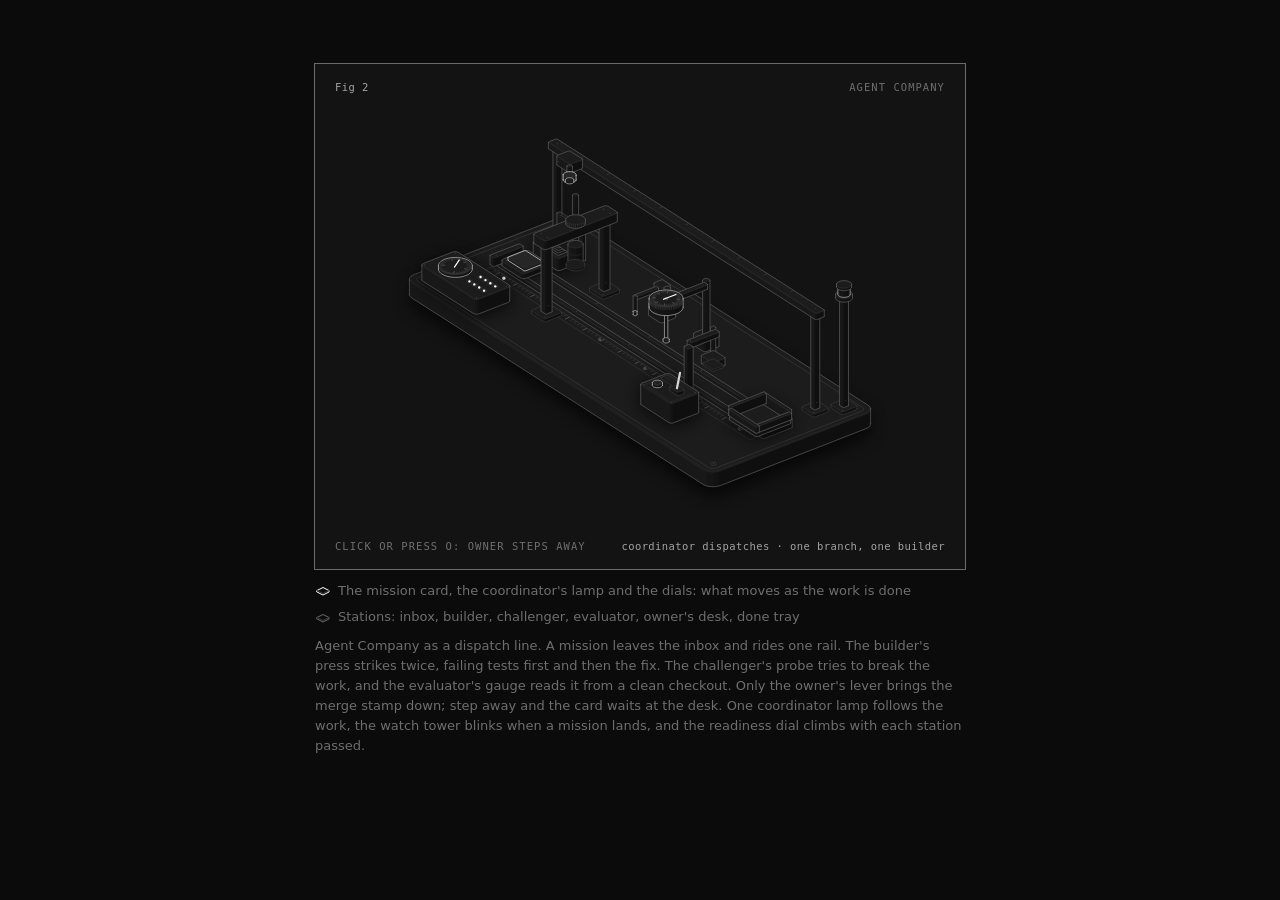
<file: docs/media/agent-company-anatomy.html>
<!doctype html><html lang="en"><head><meta charset="utf-8"><meta name="viewport" content="width=device-width, initial-scale=1"><title>Agent Company: anatomy</title><style>
.iso{
  --anatomy-page:#0b0b0b;--anatomy-card:#131313;--anatomy-text:#a3a3a3;--anatomy-strong:#e6e6e6;--anatomy-muted:#6e6e6e;
  --anatomy-paper:#131313;--anatomy-face:#1b1b1b;--anatomy-top:#1c1c1c;
  --anatomy-shade-0:#0f0f0f;--anatomy-shade-1:#121212;--anatomy-shade-2:#151515;--anatomy-shade-3:#181818;
  --anatomy-lit-top:#262626;--anatomy-lit-shade:#1d1d1d;
  --anatomy-hi:#d4d4d4;--anatomy-mid:#6a6a6a;--anatomy-lo:#3e3e3e;--anatomy-faint:#2a2a2a;--anatomy-lit:#ffffff;
  --anatomy-halo:#050505;--anatomy-halo-opacity:.9;--anatomy-dot:#e6e6e6;
  --anatomy-red:#ff6b6b;--anatomy-green:#6be0a0;--anatomy-blue:#6b9bff;
  --anatomy-weight:.6px;--anatomy-ease:cubic-bezier(.32,.72,0,1);
  --anatomy-mono:ui-monospace,"SF Mono",Menlo,Consolas,monospace;
  --anatomy-lift:inset 0 1px 0 0 #ffffff0a,inset 0 0 0 1px #ffffff06,0 0 0 1px #00000026,0 1px 1px -.5px #00000014,0 3px 3px -1.5px #00000014,0 6px 6px -3px #00000014,0 12px 12px -6px #00000014;
}
.iso[data-theme="light"]{
  --anatomy-page:#f2f2ef;--anatomy-card:#fbfbfa;--anatomy-text:#57575a;--anatomy-strong:#18181a;--anatomy-muted:#8c8c90;
  --anatomy-paper:#fbfbfa;--anatomy-face:#ffffff;--anatomy-top:#ffffff;
  --anatomy-shade-0:#dcdcd9;--anatomy-shade-1:#e5e5e2;--anatomy-shade-2:#ededea;--anatomy-shade-3:#f4f4f1;
  --anatomy-lit-top:#ffffff;--anatomy-lit-shade:#eeeeeb;
  --anatomy-hi:#26262a;--anatomy-mid:#8a8a8f;--anatomy-lo:#b4b4b8;--anatomy-faint:#d4d4d6;--anatomy-lit:#000000;
  --anatomy-halo:#8a8a80;--anatomy-halo-opacity:.32;--anatomy-dot:#3a3a3e;
  --anatomy-red:#e5484d;--anatomy-green:#30a46c;--anatomy-blue:#3e63dd;
  --anatomy-lift:inset 0 1px 0 0 #ffffff,0 0 0 1px #0000000f,0 1px 1px -.5px #0000000a,0 3px 3px -1.5px #0000000a,0 6px 6px -3px #0000000a,0 12px 12px -6px #0000000a;
}
.iso-svg{display:block;width:100%;height:auto;overflow:visible}
.iso-svg path,.iso-svg circle{vector-effect:non-scaling-stroke}
.iso-fill{fill:var(--anatomy-paper);stroke:none}
.iso-solid[data-lit]>.iso-fill{fill:var(--anatomy-face)}
.iso-shade,.iso-top{stroke:none}
.iso-shade[data-shade="0"]{fill:var(--anatomy-shade-0)}
.iso-shade[data-shade="1"]{fill:var(--anatomy-shade-1)}
.iso-shade[data-shade="2"]{fill:var(--anatomy-shade-2)}
.iso-shade[data-shade="3"]{fill:var(--anatomy-shade-3)}
.iso-top{fill:var(--anatomy-top)}
.iso-solid[data-lit]>.iso-top{fill:var(--anatomy-lit-top)}
.iso-solid[data-lit]>.iso-shade{fill:var(--anatomy-lit-shade)}
.iso-solid[data-seamless]>.iso-shade,.iso-solid[data-seamless]>.iso-top{stroke-width:.4;stroke-linejoin:round}
.iso-solid[data-seamless]>.iso-shade[data-shade="0"]{stroke:var(--anatomy-shade-0)}
.iso-solid[data-seamless]>.iso-shade[data-shade="1"]{stroke:var(--anatomy-shade-1)}
.iso-solid[data-seamless]>.iso-shade[data-shade="2"]{stroke:var(--anatomy-shade-2)}
.iso-solid[data-seamless]>.iso-shade[data-shade="3"]{stroke:var(--anatomy-shade-3)}
.iso-solid[data-seamless]>.iso-top{stroke:var(--anatomy-top)}
.iso-solid[data-seamless][data-lit]>.iso-top{stroke:var(--anatomy-lit-top)}
.iso-solid[data-seamless][data-lit]>.iso-shade{stroke:var(--anatomy-lit-shade)}
.iso-solid[data-lit]>.iso-edge{stroke:var(--anatomy-lit)}
.iso-halo{fill:var(--anatomy-halo);stroke:none;filter:blur(9px);opacity:var(--anatomy-halo-opacity);transform:translateY(3px)}
.iso-line{fill:none;stroke:var(--anatomy-lo);stroke-width:var(--anatomy-weight);stroke-linecap:round;stroke-linejoin:round}
.iso-line[data-tone="hi"]{stroke:var(--anatomy-hi)}
.iso-line[data-tone="mid"]{stroke:var(--anatomy-mid)}
.iso-line[data-tone="lo"]{stroke:var(--anatomy-lo)}
.iso-line[data-tone="faint"]{stroke:var(--anatomy-faint)}
.iso-line[data-tone="lit"]{stroke:var(--anatomy-lit)}
.iso-line[data-tone="red"]{stroke:var(--anatomy-red)}
.iso-line[data-tone="green"]{stroke:var(--anatomy-green)}
.iso-line[data-tone="blue"]{stroke:var(--anatomy-blue)}
.iso-line[data-dotted]{stroke-dasharray:.01 3.5;stroke-width:1}
.iso-line[data-dashed]{stroke-dasharray:3 3}
.iso-line[data-flow]{stroke-dasharray:2 6}
.iso-wire-end{fill:var(--anatomy-paper);stroke:var(--anatomy-lo);stroke-width:var(--anatomy-weight)}
.iso-wire[data-tone="hi"] .iso-wire-end{stroke:var(--anatomy-hi)}
.iso-wire[data-tone="mid"] .iso-wire-end{stroke:var(--anatomy-mid)}
.iso-wire[data-tone="faint"] .iso-wire-end{stroke:var(--anatomy-faint)}
.iso-wire[data-tone="lit"] .iso-wire-end{stroke:var(--anatomy-lit)}
.iso-dots circle{fill:var(--anatomy-dot);stroke:none;opacity:.32}
.iso-dots[data-tone="hi"] circle{opacity:.85}
.iso-dots[data-tone="mid"] circle{opacity:.45}
.iso-dots[data-tone="lo"] circle{opacity:.22}
.iso-dots[data-tone="faint"] circle{opacity:.12}
.iso-face-text{fill:var(--anatomy-mid);font-family:var(--anatomy-mono);letter-spacing:.04em}
.iso-face-text[data-tone="hi"]{fill:var(--anatomy-hi)}
.iso-face-text[data-tone="lo"]{fill:var(--anatomy-lo)}
.iso-face-text[data-tone="faint"]{fill:var(--anatomy-faint)}
.tb-body{fill:var(--anatomy-shade-2);stroke:none}
.tb-shine{fill:var(--anatomy-top);stroke:none}
.tb-shade{fill:var(--anatomy-shade-0);stroke:none}
.tb-ring{fill:none;stroke:var(--anatomy-lo);stroke-width:.45;stroke-linecap:butt;stroke-linejoin:round}
.tb-ring[data-tone="mid"]{stroke:var(--anatomy-mid)}
.tb-ring[data-tone="faint"]{stroke:var(--anatomy-faint)}
.tb-ring[data-tone="hi"]{stroke:var(--anatomy-hi)}
@keyframes iso-flow{to{stroke-dashoffset:-32}}
@keyframes iso-pulse{0%,100%{opacity:.18}12%{opacity:1}40%{opacity:.18}}
.iso-line[data-flow]{animation:iso-flow 1600ms linear infinite}
.iso-dots circle[data-pulse]{animation:iso-pulse 1600ms steps(1,end) infinite;animation-delay:var(--pulse-at,0ms)}
.iso-figure{margin:32px 0 36px}
.iso-plate{position:relative;padding:52px 24px;border-radius:0;background:var(--anatomy-card);box-shadow:0 0 0 1px var(--anatomy-mid);--anatomy-paper:var(--anatomy-card)}
.iso-plate-corners{position:absolute;inset:18px 20px;pointer-events:none}
.iso-plate-corner{position:absolute;color:var(--anatomy-muted);font-family:var(--anatomy-mono);font-size:10.5px;line-height:1;letter-spacing:.04em;white-space:nowrap}
.iso-plate-corner[data-corner="fig"]{top:0;left:0;color:var(--anatomy-text)}
.iso-plate-corner[data-corner="title"]{top:0;right:0;text-transform:uppercase;letter-spacing:.1em}
.iso-plate-corner[data-corner="hint"]{bottom:0;left:0;text-transform:uppercase;letter-spacing:.1em}
.iso-plate-corner[data-corner="readout"]{right:0;bottom:0;color:var(--anatomy-text);font-variant-numeric:tabular-nums}
.iso-plate .iso-svg{margin:0 auto}
.iso-legend{display:grid;gap:8px;margin-top:12px;color:var(--anatomy-muted);font-size:13px;line-height:1.55}
.iso-keys{display:flex;flex-wrap:wrap;gap:6px 18px}
.iso-key{display:inline-flex;align-items:center;gap:7px}
.iso-swatch{width:16px;height:10px;flex:none;overflow:visible}
.iso-swatch path{fill:none;stroke:var(--anatomy-hi);stroke-width:1;vector-effect:non-scaling-stroke;stroke-linejoin:round;stroke-linecap:round}
.iso-swatch[data-mark="raised"] path,.iso-swatch[data-mark="flat"] path{stroke:var(--anatomy-mid)}
.iso-swatch[data-mark="lit"] path{stroke:var(--anatomy-lit)}
.iso-swatch[data-mark="dim"] path{stroke:var(--anatomy-lo)}
.iso-swatch[data-mark="dotted"] path{stroke-dasharray:.01 3;stroke-width:1.4}
.iso-swatch[data-mark="dashed"] path{stroke-dasharray:3 2.5}
.iso-swatch[data-mark="red"] path{stroke:var(--anatomy-red)}
.iso-swatch[data-mark="green"] path{stroke:var(--anatomy-green)}
.iso-swatch[data-mark="blue"] path{stroke:var(--anatomy-blue)}
.iso-swatch-crease{stroke:var(--anatomy-lo)!important}
@media (max-width:560px){.iso-plate{padding:48px 12px 70px}.iso-plate-corner[data-corner="hint"]{bottom:18px}}
@media (prefers-reduced-motion:reduce){.iso-line[data-flow],.iso-dots circle[data-pulse]{animation:none}}

*{box-sizing:border-box}
html{color-scheme:dark}
body[data-theme="light"]{color-scheme:light}
body{margin:0;background:var(--anatomy-page);color:var(--anatomy-text);font:14px/1.6 ui-sans-serif,system-ui,-apple-system,"Segoe UI",sans-serif;-webkit-font-smoothing:antialiased}
.iso-page{width:min(650px,100% - 32px);margin:64px auto 96px}
</style></head><body class="iso" data-theme="dark"><main class="iso-page"><figure class="iso-figure"><div class="iso-plate"><div class="iso-plate-corners" aria-hidden="true"><span class="iso-plate-corner" data-corner="fig">Fig 2</span><span class="iso-plate-corner" data-corner="title">Agent Company</span><span class="iso-plate-corner" data-corner="hint">Click or press O: owner steps away</span><span class="iso-plate-corner" data-corner="readout" data-readout>inbox · mission 001 picked up</span></div><div class="iso-stage" tabindex="0" role="button" aria-label="Agent Company dispatch line. Press O, Enter or Space, or click, to make the owner step away or come back"><svg xmlns="http://www.w3.org/2000/svg" class="iso-svg" viewBox="0 0 660 440" role="img" aria-label="Agent Company drawn as a dispatch line. A mission card rides one rail from an inbox rack through a builder press, a challenger probe and an evaluator dial gauge to the owner's desk, where only the owner's lever brings the merge stamp down, and on into the done tray. One coordinator lamp on an overhead gantry follows the card; a watch-tower lamp blinks when a mission lands; a readiness dial on the console climbs as each station passes."><path class="iso-halo" d="M77.2 186.5L77.2 185.1L77.8 183.8L78.9 182.5L80.5 181.4L82.5 180.5L241.4 118.4L243.7 117.7L246.2 117.2L248.9 116.9L251.7 117L254.3 117.3L256.8 117.8L259.1 118.6L261 119.6L579.9 323.7L581.4 324.9L582.4 326.2L582.8 327.5L582.8 343.6L582.8 345L582.2 346.3L581.1 347.6L579.5 348.7L577.5 349.6L418.6 411.7L416.3 412.4L413.8 412.9L411.1 413.2L408.3 413.1L405.7 412.8L403.2 412.3L400.9 411.5L399 410.5L80.1 206.4L78.6 205.2L77.6 204L77.2 202.6Z"/><g class="iso-solid"><path class="iso-fill" d="M233 156.3L233.4 154.9L234.3 153.6L235.8 152.5L237.8 151.5L240.2 150.8L242.8 150.3L245.6 150.2L248.3 150.3L250.9 150.8L253.3 151.6L255.2 152.6L256.7 153.7L257.6 155.1L257.8 156.4L257.8 158.6L257.5 160L256.6 161.3L255.1 162.4L253.1 163.4L250.7 164.1L248.1 164.6L245.3 164.7L242.6 164.6L239.9 164.1L237.6 163.3L235.7 162.4L234.2 161.2L233.3 159.9L233 158.5Z"/><path class="iso-shade" data-shade="0" d="M253.1 163.4L250.7 164.1L250.7 162L253.1 161.3ZM257.8 158.6L257.5 160L257.5 157.8L257.8 156.4ZM257.5 160L256.6 161.3L256.6 159.1L257.5 157.8ZM256.6 161.3L255.1 162.4L255.1 160.3L256.6 159.1ZM255.1 162.4L253.1 163.4L253.1 161.3L255.1 160.3Z"/><path class="iso-shade" data-shade="1" d="M250.7 164.1L248.1 164.6L248.1 162.4L250.7 162ZM248.1 164.6L245.3 164.7L245.3 162.6L248.1 162.4Z"/><path class="iso-shade" data-shade="2" d="M245.3 164.7L242.6 164.6L242.6 162.4L245.3 162.6ZM242.6 164.6L239.9 164.1L239.9 161.9L242.6 162.4Z"/><path class="iso-shade" data-shade="3" d="M239.9 164.1L237.6 163.3L237.6 161.2L239.9 161.9ZM237.6 163.3L235.7 162.4L235.7 160.2L237.6 161.2ZM235.7 162.4L234.2 161.2L234.2 159L235.7 160.2ZM234.2 161.2L233.3 159.9L233.3 157.7L234.2 159ZM233.3 159.9L233 158.5L233 156.3L233.3 157.7Z"/><path class="iso-top" d="M253.1 161.3L250.7 162L248.1 162.4L245.3 162.6L242.6 162.4L239.9 161.9L237.6 161.2L235.7 160.2L234.2 159L233.3 157.7L233 156.3L233.4 154.9L234.3 153.6L235.8 152.5L237.8 151.5L240.2 150.8L242.8 150.3L245.6 150.2L248.3 150.3L250.9 150.8L253.3 151.6L255.2 152.6L256.7 153.7L257.6 155.1L257.8 156.4L257.5 157.8L256.6 159.1L255.1 160.3Z"/><path class="iso-line iso-crease" data-tone="faint" d="M257.8 156.4L257.5 157.8L256.6 159.1L255.1 160.3L253.1 161.3L250.7 162L248.1 162.4L245.3 162.6L242.6 162.4L239.9 161.9L237.6 161.2L235.7 160.2L234.2 159L233.3 157.7L233 156.3"/><path class="iso-line iso-edge" data-tone="lo" d="M233 156.3L233.4 154.9L234.3 153.6L235.8 152.5L237.8 151.5L240.2 150.8L242.8 150.3L245.6 150.2L248.3 150.3L250.9 150.8L253.3 151.6L255.2 152.6L256.7 153.7L257.6 155.1L257.8 156.4M257.8 158.6L257.5 160L256.6 161.3L255.1 162.4L253.1 163.4L250.7 164.1L248.1 164.6L245.3 164.7L242.6 164.6L239.9 164.1L237.6 163.3L235.7 162.4L234.2 161.2L233.3 159.9L233 158.5M233 156.3L233 158.5M257.8 156.4L257.8 158.6"/></g><g class="iso-solid"><path class="iso-fill" d="M236.1 151.8L236.4 150.7L237.1 149.8L238.2 148.9L239.7 148.1L241.5 147.6L243.5 147.3L245.5 147.2L247.6 147.3L249.6 147.6L251.3 148.2L252.8 149L253.9 149.8L254.5 150.8L254.7 151.9L254.7 156.4L254.5 157.5L253.8 158.4L252.6 159.3L251.2 160L249.4 160.6L247.4 160.9L245.3 161L243.3 160.9L241.3 160.6L239.6 160L238.1 159.2L237 158.4L236.3 157.4L236.1 156.3Z"/><path class="iso-shade" data-shade="0" d="M251.2 160L249.4 160.6L249.4 156L251.2 155.5ZM254.7 156.4L254.5 157.5L254.5 152.9L254.7 151.9ZM254.5 157.5L253.8 158.4L253.8 153.9L254.5 152.9ZM253.8 158.4L252.6 159.3L252.6 154.8L253.8 153.9ZM252.6 159.3L251.2 160L251.2 155.5L252.6 154.8Z"/><path class="iso-shade" data-shade="1" d="M249.4 160.6L247.4 160.9L247.4 156.4L249.4 156ZM247.4 160.9L245.3 161L245.3 156.5L247.4 156.4Z"/><path class="iso-shade" data-shade="2" d="M245.3 161L243.3 160.9L243.3 156.3L245.3 156.5ZM243.3 160.9L241.3 160.6L241.3 156L243.3 156.3Z"/><path class="iso-shade" data-shade="3" d="M241.3 160.6L239.6 160L239.6 155.4L241.3 156ZM239.6 160L238.1 159.2L238.1 154.7L239.6 155.4ZM238.1 159.2L237 158.4L237 153.8L238.1 154.7ZM237 158.4L236.3 157.4L236.3 152.8L237 153.8ZM236.3 157.4L236.1 156.3L236.1 151.8L236.3 152.8Z"/><path class="iso-top" d="M251.2 155.5L249.4 156L247.4 156.4L245.3 156.5L243.3 156.3L241.3 156L239.6 155.4L238.1 154.7L237 153.8L236.3 152.8L236.1 151.8L236.4 150.7L237.1 149.8L238.2 148.9L239.7 148.1L241.5 147.6L243.5 147.3L245.5 147.2L247.6 147.3L249.6 147.6L251.3 148.2L252.8 149L253.9 149.8L254.5 150.8L254.7 151.9L254.5 152.9L253.8 153.9L252.6 154.8Z"/><path class="iso-line iso-crease" data-tone="faint" d="M254.7 151.9L254.5 152.9L253.8 153.9L252.6 154.8L251.2 155.5L249.4 156L247.4 156.4L245.3 156.5L243.3 156.3L241.3 156L239.6 155.4L238.1 154.7L237 153.8L236.3 152.8L236.1 151.8"/><path class="iso-line iso-edge" data-tone="mid" d="M236.1 151.8L236.4 150.7L237.1 149.8L238.2 148.9L239.7 148.1L241.5 147.6L243.5 147.3L245.5 147.2L247.6 147.3L249.6 147.6L251.3 148.2L252.8 149L253.9 149.8L254.5 150.8L254.7 151.9M254.7 156.4L254.5 157.5L253.8 158.4L252.6 159.3L251.2 160L249.4 160.6L247.4 160.9L245.3 161L243.3 160.9L241.3 160.6L239.6 160L238.1 159.2L237 158.4L236.3 157.4L236.1 156.3M236.1 151.8L236.1 156.3M254.7 151.9L254.7 156.4"/></g><g class="iso-solid"><path class="iso-fill" d="M115.7 202.2L116 200.8L117 199.5L118.5 198.3L120.5 197.3L122.8 196.6L125.5 196.2L128.2 196L131 196.2L133.6 196.7L135.9 197.4L137.9 198.4L139.3 199.6L140.2 200.9L140.5 202.3L140.5 204.4L140.2 205.8L139.2 207.1L137.7 208.3L135.7 209.3L133.4 210L130.7 210.4L128 210.6L125.2 210.4L122.6 209.9L120.3 209.2L118.3 208.2L116.9 207L116 205.7L115.7 204.3Z"/><path class="iso-shade" data-shade="0" d="M135.7 209.3L133.4 210L133.4 207.8L135.7 207.1ZM140.5 204.4L140.2 205.8L140.2 203.7L140.5 202.3ZM140.2 205.8L139.2 207.1L139.2 205L140.2 203.7ZM139.2 207.1L137.7 208.3L137.7 206.1L139.2 205ZM137.7 208.3L135.7 209.3L135.7 207.1L137.7 206.1Z"/><path class="iso-shade" data-shade="1" d="M133.4 210L130.7 210.4L130.7 208.3L133.4 207.8ZM130.7 210.4L128 210.6L128 208.4L130.7 208.3Z"/><path class="iso-shade" data-shade="2" d="M128 210.6L125.2 210.4L125.2 208.3L128 208.4ZM125.2 210.4L122.6 209.9L122.6 207.8L125.2 208.3Z"/><path class="iso-shade" data-shade="3" d="M122.6 209.9L120.3 209.2L120.3 207L122.6 207.8ZM120.3 209.2L118.3 208.2L118.3 206L120.3 207ZM118.3 208.2L116.9 207L116.9 204.9L118.3 206ZM116.9 207L116 205.7L116 203.5L116.9 204.9ZM116 205.7L115.7 204.3L115.7 202.2L116 203.5Z"/><path class="iso-top" d="M135.7 207.1L133.4 207.8L130.7 208.3L128 208.4L125.2 208.3L122.6 207.8L120.3 207L118.3 206L116.9 204.9L116 203.5L115.7 202.2L116 200.8L117 199.5L118.5 198.3L120.5 197.3L122.8 196.6L125.5 196.2L128.2 196L131 196.2L133.6 196.7L135.9 197.4L137.9 198.4L139.3 199.6L140.2 200.9L140.5 202.3L140.2 203.7L139.2 205L137.7 206.1Z"/><path class="iso-line iso-crease" data-tone="faint" d="M140.5 202.3L140.2 203.7L139.2 205L137.7 206.1L135.7 207.1L133.4 207.8L130.7 208.3L128 208.4L125.2 208.3L122.6 207.8L120.3 207L118.3 206L116.9 204.9L116 203.5L115.7 202.2"/><path class="iso-line iso-edge" data-tone="lo" d="M115.7 202.2L116 200.8L117 199.5L118.5 198.3L120.5 197.3L122.8 196.6L125.5 196.2L128.2 196L131 196.2L133.6 196.7L135.9 197.4L137.9 198.4L139.3 199.6L140.2 200.9L140.5 202.3M140.5 204.4L140.2 205.8L139.2 207.1L137.7 208.3L135.7 209.3L133.4 210L130.7 210.4L128 210.6L125.2 210.4L122.6 209.9L120.3 209.2L118.3 208.2L116.9 207L116 205.7L115.7 204.3M115.7 202.2L115.7 204.3M140.5 202.3L140.5 204.4"/></g><g class="iso-solid"><path class="iso-fill" d="M118.8 197.6L119 196.6L119.8 195.6L120.9 194.7L122.4 194L124.1 193.4L126.1 193.1L128.2 193L130.3 193.1L132.2 193.5L134 194L135.4 194.8L136.5 195.7L137.2 196.7L137.4 197.7L137.4 202.3L137.2 203.3L136.4 204.3L135.3 205.2L133.8 205.9L132.1 206.4L130.1 206.8L128 206.9L125.9 206.7L124 206.4L122.2 205.8L120.8 205.1L119.7 204.2L119 203.2L118.8 202.2Z"/><path class="iso-shade" data-shade="0" d="M133.8 205.9L132.1 206.4L132.1 201.9L133.8 201.3ZM137.4 202.3L137.2 203.3L137.2 198.7L137.4 197.7ZM137.2 203.3L136.4 204.3L136.4 199.7L137.2 198.7ZM136.4 204.3L135.3 205.2L135.3 200.6L136.4 199.7ZM135.3 205.2L133.8 205.9L133.8 201.3L135.3 200.6Z"/><path class="iso-shade" data-shade="1" d="M132.1 206.4L130.1 206.8L130.1 202.2L132.1 201.9ZM130.1 206.8L128 206.9L128 202.3L130.1 202.2Z"/><path class="iso-shade" data-shade="2" d="M128 206.9L125.9 206.7L125.9 202.2L128 202.3ZM125.9 206.7L124 206.4L124 201.8L125.9 202.2Z"/><path class="iso-shade" data-shade="3" d="M124 206.4L122.2 205.8L122.2 201.3L124 201.8ZM122.2 205.8L120.8 205.1L120.8 200.5L122.2 201.3ZM120.8 205.1L119.7 204.2L119.7 199.6L120.8 200.5ZM119.7 204.2L119 203.2L119 198.6L119.7 199.6ZM119 203.2L118.8 202.2L118.8 197.6L119 198.6Z"/><path class="iso-top" d="M133.8 201.3L132.1 201.9L130.1 202.2L128 202.3L125.9 202.2L124 201.8L122.2 201.3L120.8 200.5L119.7 199.6L119 198.6L118.8 197.6L119 196.6L119.8 195.6L120.9 194.7L122.4 194L124.1 193.4L126.1 193.1L128.2 193L130.3 193.1L132.2 193.5L134 194L135.4 194.8L136.5 195.7L137.2 196.7L137.4 197.7L137.2 198.7L136.4 199.7L135.3 200.6Z"/><path class="iso-line iso-crease" data-tone="faint" d="M137.4 197.7L137.2 198.7L136.4 199.7L135.3 200.6L133.8 201.3L132.1 201.9L130.1 202.2L128 202.3L125.9 202.2L124 201.8L122.2 201.3L120.8 200.5L119.7 199.6L119 198.6L118.8 197.6"/><path class="iso-line iso-edge" data-tone="mid" d="M118.8 197.6L119 196.6L119.8 195.6L120.9 194.7L122.4 194L124.1 193.4L126.1 193.1L128.2 193L130.3 193.1L132.2 193.5L134 194L135.4 194.8L136.5 195.7L137.2 196.7L137.4 197.7M137.4 202.3L137.2 203.3L136.4 204.3L135.3 205.2L133.8 205.9L132.1 206.4L130.1 206.8L128 206.9L125.9 206.7L124 206.4L122.2 205.8L120.8 205.1L119.7 204.2L119 203.2L118.8 202.2M118.8 197.6L118.8 202.2M137.4 197.7L137.4 202.3"/></g><g class="iso-solid"><path class="iso-fill" d="M519.5 339.7L519.8 338.3L520.8 337L522.3 335.8L524.3 334.8L526.6 334.1L529.3 333.7L532 333.5L534.8 333.7L537.4 334.2L539.7 334.9L541.7 335.9L543.1 337.1L544 338.4L544.3 339.8L544.3 341.9L544 343.3L543 344.6L541.5 345.8L539.5 346.8L537.2 347.5L534.5 347.9L531.8 348.1L529 347.9L526.4 347.4L524.1 346.7L522.1 345.7L520.7 344.5L519.8 343.2L519.5 341.8Z"/><path class="iso-shade" data-shade="0" d="M539.5 346.8L537.2 347.5L537.2 345.3L539.5 344.6ZM544.3 341.9L544 343.3L544 341.2L544.3 339.8ZM544 343.3L543 344.6L543 342.5L544 341.2ZM543 344.6L541.5 345.8L541.5 343.6L543 342.5ZM541.5 345.8L539.5 346.8L539.5 344.6L541.5 343.6Z"/><path class="iso-shade" data-shade="1" d="M537.2 347.5L534.5 347.9L534.5 345.8L537.2 345.3ZM534.5 347.9L531.8 348.1L531.8 345.9L534.5 345.8Z"/><path class="iso-shade" data-shade="2" d="M531.8 348.1L529 347.9L529 345.7L531.8 345.9ZM529 347.9L526.4 347.4L526.4 345.3L529 345.7Z"/><path class="iso-shade" data-shade="3" d="M526.4 347.4L524.1 346.7L524.1 344.5L526.4 345.3ZM524.1 346.7L522.1 345.7L522.1 343.5L524.1 344.5ZM522.1 345.7L520.7 344.5L520.7 342.3L522.1 343.5ZM520.7 344.5L519.8 343.2L519.8 341L520.7 342.3ZM519.8 343.2L519.5 341.8L519.5 339.7L519.8 341Z"/><path class="iso-top" d="M539.5 344.6L537.2 345.3L534.5 345.8L531.8 345.9L529 345.7L526.4 345.3L524.1 344.5L522.1 343.5L520.7 342.3L519.8 341L519.5 339.7L519.8 338.3L520.8 337L522.3 335.8L524.3 334.8L526.6 334.1L529.3 333.7L532 333.5L534.8 333.7L537.4 334.2L539.7 334.9L541.7 335.9L543.1 337.1L544 338.4L544.3 339.8L544 341.2L543 342.5L541.5 343.6Z"/><path class="iso-line iso-crease" data-tone="faint" d="M544.3 339.8L544 341.2L543 342.5L541.5 343.6L539.5 344.6L537.2 345.3L534.5 345.8L531.8 345.9L529 345.7L526.4 345.3L524.1 344.5L522.1 343.5L520.7 342.3L519.8 341L519.5 339.7"/><path class="iso-line iso-edge" data-tone="lo" d="M519.5 339.7L519.8 338.3L520.8 337L522.3 335.8L524.3 334.8L526.6 334.1L529.3 333.7L532 333.5L534.8 333.7L537.4 334.2L539.7 334.9L541.7 335.9L543.1 337.1L544 338.4L544.3 339.8M544.3 341.9L544 343.3L543 344.6L541.5 345.8L539.5 346.8L537.2 347.5L534.5 347.9L531.8 348.1L529 347.9L526.4 347.4L524.1 346.7L522.1 345.7L520.7 344.5L519.8 343.2L519.5 341.8M519.5 339.7L519.5 341.8M544.3 339.8L544.3 341.9"/></g><g class="iso-solid"><path class="iso-fill" d="M522.6 335.1L522.8 334.1L523.6 333.1L524.7 332.2L526.2 331.5L527.9 330.9L529.9 330.6L532 330.5L534.1 330.6L536 331L537.8 331.5L539.2 332.3L540.3 333.2L541 334.2L541.2 335.2L541.2 339.8L541 340.8L540.2 341.8L539.1 342.7L537.6 343.4L535.9 343.9L533.9 344.3L531.8 344.4L529.7 344.2L527.8 343.9L526 343.3L524.6 342.6L523.5 341.7L522.8 340.7L522.6 339.7Z"/><path class="iso-shade" data-shade="0" d="M537.6 343.4L535.9 343.9L535.9 339.4L537.6 338.8ZM541.2 339.8L541 340.8L541 336.2L541.2 335.2ZM541 340.8L540.2 341.8L540.2 337.2L541 336.2ZM540.2 341.8L539.1 342.7L539.1 338.1L540.2 337.2ZM539.1 342.7L537.6 343.4L537.6 338.8L539.1 338.1Z"/><path class="iso-shade" data-shade="1" d="M535.9 343.9L533.9 344.3L533.9 339.7L535.9 339.4ZM533.9 344.3L531.8 344.4L531.8 339.8L533.9 339.7Z"/><path class="iso-shade" data-shade="2" d="M531.8 344.4L529.7 344.2L529.7 339.7L531.8 339.8ZM529.7 344.2L527.8 343.9L527.8 339.3L529.7 339.7Z"/><path class="iso-shade" data-shade="3" d="M527.8 343.9L526 343.3L526 338.8L527.8 339.3ZM526 343.3L524.6 342.6L524.6 338L526 338.8ZM524.6 342.6L523.5 341.7L523.5 337.1L524.6 338ZM523.5 341.7L522.8 340.7L522.8 336.1L523.5 337.1ZM522.8 340.7L522.6 339.7L522.6 335.1L522.8 336.1Z"/><path class="iso-top" d="M537.6 338.8L535.9 339.4L533.9 339.7L531.8 339.8L529.7 339.7L527.8 339.3L526 338.8L524.6 338L523.5 337.1L522.8 336.1L522.6 335.1L522.8 334.1L523.6 333.1L524.7 332.2L526.2 331.5L527.9 330.9L529.9 330.6L532 330.5L534.1 330.6L536 331L537.8 331.5L539.2 332.3L540.3 333.2L541 334.2L541.2 335.2L541 336.2L540.2 337.2L539.1 338.1Z"/><path class="iso-line iso-crease" data-tone="faint" d="M541.2 335.2L541 336.2L540.2 337.2L539.1 338.1L537.6 338.8L535.9 339.4L533.9 339.7L531.8 339.8L529.7 339.7L527.8 339.3L526 338.8L524.6 338L523.5 337.1L522.8 336.1L522.6 335.1"/><path class="iso-line iso-edge" data-tone="mid" d="M522.6 335.1L522.8 334.1L523.6 333.1L524.7 332.2L526.2 331.5L527.9 330.9L529.9 330.6L532 330.5L534.1 330.6L536 331L537.8 331.5L539.2 332.3L540.3 333.2L541 334.2L541.2 335.2M541.2 339.8L541 340.8L540.2 341.8L539.1 342.7L537.6 343.4L535.9 343.9L533.9 344.3L531.8 344.4L529.7 344.2L527.8 343.9L526 343.3L524.6 342.6L523.5 341.7L522.8 340.7L522.6 339.7M522.6 335.1L522.6 339.7M541.2 335.2L541.2 339.8"/></g><g class="iso-solid"><path class="iso-fill" d="M402.2 385.5L402.5 384.1L403.4 382.8L404.9 381.6L406.9 380.7L409.3 379.9L411.9 379.5L414.7 379.3L417.4 379.5L420.1 380L422.4 380.7L424.3 381.7L425.8 382.9L426.7 384.2L427 385.6L427 387.8L426.6 389.1L425.7 390.4L424.2 391.6L422.2 392.6L419.8 393.3L417.2 393.8L414.4 393.9L411.7 393.7L409.1 393.3L406.7 392.5L404.8 391.5L403.3 390.3L402.4 389L402.2 387.6Z"/><path class="iso-shade" data-shade="0" d="M422.2 392.6L419.8 393.3L419.8 391.2L422.2 390.4ZM427 387.8L426.6 389.1L426.6 387L427 385.6ZM426.6 389.1L425.7 390.4L425.7 388.3L426.6 387ZM425.7 390.4L424.2 391.6L424.2 389.5L425.7 388.3ZM424.2 391.6L422.2 392.6L422.2 390.4L424.2 389.5Z"/><path class="iso-shade" data-shade="1" d="M419.8 393.3L417.2 393.8L417.2 391.6L419.8 391.2ZM417.2 393.8L414.4 393.9L414.4 391.8L417.2 391.6Z"/><path class="iso-shade" data-shade="2" d="M414.4 393.9L411.7 393.7L411.7 391.6L414.4 391.8ZM411.7 393.7L409.1 393.3L409.1 391.1L411.7 391.6Z"/><path class="iso-shade" data-shade="3" d="M409.1 393.3L406.7 392.5L406.7 390.4L409.1 391.1ZM406.7 392.5L404.8 391.5L404.8 389.4L406.7 390.4ZM404.8 391.5L403.3 390.3L403.3 388.2L404.8 389.4ZM403.3 390.3L402.4 389L402.4 386.9L403.3 388.2ZM402.4 389L402.2 387.6L402.2 385.5L402.4 386.9Z"/><path class="iso-top" d="M422.2 390.4L419.8 391.2L417.2 391.6L414.4 391.8L411.7 391.6L409.1 391.1L406.7 390.4L404.8 389.4L403.3 388.2L402.4 386.9L402.2 385.5L402.5 384.1L403.4 382.8L404.9 381.6L406.9 380.7L409.3 379.9L411.9 379.5L414.7 379.3L417.4 379.5L420.1 380L422.4 380.7L424.3 381.7L425.8 382.9L426.7 384.2L427 385.6L426.6 387L425.7 388.3L424.2 389.5Z"/><path class="iso-line iso-crease" data-tone="faint" d="M427 385.6L426.6 387L425.7 388.3L424.2 389.5L422.2 390.4L419.8 391.2L417.2 391.6L414.4 391.8L411.7 391.6L409.1 391.1L406.7 390.4L404.8 389.4L403.3 388.2L402.4 386.9L402.2 385.5"/><path class="iso-line iso-edge" data-tone="lo" d="M402.2 385.5L402.5 384.1L403.4 382.8L404.9 381.6L406.9 380.7L409.3 379.9L411.9 379.5L414.7 379.3L417.4 379.5L420.1 380L422.4 380.7L424.3 381.7L425.8 382.9L426.7 384.2L427 385.6M427 387.8L426.6 389.1L425.7 390.4L424.2 391.6L422.2 392.6L419.8 393.3L417.2 393.8L414.4 393.9L411.7 393.7L409.1 393.3L406.7 392.5L404.8 391.5L403.3 390.3L402.4 389L402.2 387.6M402.2 385.5L402.2 387.6M427 385.6L427 387.8"/></g><g class="iso-solid"><path class="iso-fill" d="M405.3 380.9L405.5 379.9L406.2 378.9L407.4 378L408.8 377.3L410.6 376.8L412.6 376.4L414.7 376.3L416.7 376.5L418.7 376.8L420.4 377.4L421.9 378.1L423 379L423.7 380L423.9 381L423.9 385.6L423.6 386.6L422.9 387.6L421.8 388.5L420.3 389.2L418.5 389.8L416.5 390.1L414.5 390.2L412.4 390.1L410.4 389.7L408.7 389.2L407.2 388.4L406.1 387.5L405.5 386.5L405.3 385.5Z"/><path class="iso-shade" data-shade="0" d="M420.3 389.2L418.5 389.8L418.5 385.2L420.3 384.6ZM423.9 385.6L423.6 386.6L423.6 382.1L423.9 381ZM423.6 386.6L422.9 387.6L422.9 383L423.6 382.1ZM422.9 387.6L421.8 388.5L421.8 383.9L422.9 383ZM421.8 388.5L420.3 389.2L420.3 384.6L421.8 383.9Z"/><path class="iso-shade" data-shade="1" d="M418.5 389.8L416.5 390.1L416.5 385.5L418.5 385.2ZM416.5 390.1L414.5 390.2L414.5 385.6L416.5 385.5Z"/><path class="iso-shade" data-shade="2" d="M414.5 390.2L412.4 390.1L412.4 385.5L414.5 385.6ZM412.4 390.1L410.4 389.7L410.4 385.2L412.4 385.5Z"/><path class="iso-shade" data-shade="3" d="M410.4 389.7L408.7 389.2L408.7 384.6L410.4 385.2ZM408.7 389.2L407.2 388.4L407.2 383.8L408.7 384.6ZM407.2 388.4L406.1 387.5L406.1 383L407.2 383.8ZM406.1 387.5L405.5 386.5L405.5 382L406.1 383ZM405.5 386.5L405.3 385.5L405.3 380.9L405.5 382Z"/><path class="iso-top" d="M420.3 384.6L418.5 385.2L416.5 385.5L414.5 385.6L412.4 385.5L410.4 385.2L408.7 384.6L407.2 383.8L406.1 383L405.5 382L405.3 380.9L405.5 379.9L406.2 378.9L407.4 378L408.8 377.3L410.6 376.8L412.6 376.4L414.7 376.3L416.7 376.5L418.7 376.8L420.4 377.4L421.9 378.1L423 379L423.7 380L423.9 381L423.6 382.1L422.9 383L421.8 383.9Z"/><path class="iso-line iso-crease" data-tone="faint" d="M423.9 381L423.6 382.1L422.9 383L421.8 383.9L420.3 384.6L418.5 385.2L416.5 385.5L414.5 385.6L412.4 385.5L410.4 385.2L408.7 384.6L407.2 383.8L406.1 383L405.5 382L405.3 380.9"/><path class="iso-line iso-edge" data-tone="mid" d="M405.3 380.9L405.5 379.9L406.2 378.9L407.4 378L408.8 377.3L410.6 376.8L412.6 376.4L414.7 376.3L416.7 376.5L418.7 376.8L420.4 377.4L421.9 378.1L423 379L423.7 380L423.9 381M423.9 385.6L423.6 386.6L422.9 387.6L421.8 388.5L420.3 389.2L418.5 389.8L416.5 390.1L414.5 390.2L412.4 390.1L410.4 389.7L408.7 389.2L407.2 388.4L406.1 387.5L405.5 386.5L405.3 385.5M405.3 380.9L405.3 385.5M423.9 381L423.9 385.6"/></g><g class="iso-solid"><path class="iso-fill" d="M77.2 179.8L77.2 178.4L77.8 177.1L78.9 175.8L80.5 174.7L82.5 173.8L241.4 111.7L243.7 111L246.2 110.5L248.9 110.2L251.7 110.3L254.3 110.6L256.8 111.1L259.1 111.9L261 112.9L579.9 317L581.4 318.2L582.4 319.4L582.8 320.8L582.8 336.9L582.8 338.3L582.2 339.6L581.1 340.9L579.5 342L577.5 342.9L418.6 405L416.3 405.7L413.8 406.2L411.1 406.4L408.3 406.4L405.7 406.1L403.2 405.6L400.9 404.8L399 403.8L80.1 199.7L78.6 198.5L77.6 197.2L77.2 195.9Z"/><path class="iso-shade" data-shade="0" d="M582.8 336.9L582.8 338.3L582.8 322.2L582.8 320.8ZM582.8 338.3L582.2 339.6L582.2 323.5L582.8 322.2ZM582.2 339.6L581.1 340.9L581.1 324.7L582.2 323.5ZM581.1 340.9L579.5 342L579.5 325.9L581.1 324.7ZM579.5 342L577.5 342.9L577.5 326.8L579.5 325.9ZM577.5 342.9L418.6 405L418.6 388.9L577.5 326.8ZM418.6 405L416.3 405.7L416.3 389.6L418.6 388.9Z"/><path class="iso-shade" data-shade="1" d="M416.3 405.7L413.8 406.2L413.8 390.1L416.3 389.6ZM413.8 406.2L411.1 406.4L411.1 390.3L413.8 390.1Z"/><path class="iso-shade" data-shade="2" d="M411.1 406.4L408.3 406.4L408.3 390.3L411.1 390.3ZM408.3 406.4L405.7 406.1L405.7 390L408.3 390.3ZM405.7 406.1L403.2 405.6L403.2 389.4L405.7 390Z"/><path class="iso-shade" data-shade="3" d="M403.2 405.6L400.9 404.8L400.9 388.7L403.2 389.4ZM400.9 404.8L399 403.8L399 387.7L400.9 388.7ZM399 403.8L80.1 199.7L80.1 183.6L399 387.7ZM80.1 199.7L78.6 198.5L78.6 182.4L80.1 183.6ZM78.6 198.5L77.6 197.2L77.6 181.1L78.6 182.4ZM77.6 197.2L77.2 195.9L77.2 179.8L77.6 181.1Z"/><path class="iso-top" d="M579.9 317L581.4 318.2L582.4 319.4L582.8 320.8L582.8 322.2L582.2 323.5L581.1 324.7L579.5 325.9L577.5 326.8L418.6 388.9L416.3 389.6L413.8 390.1L411.1 390.3L408.3 390.3L405.7 390L403.2 389.4L400.9 388.7L399 387.7L80.1 183.6L78.6 182.4L77.6 181.1L77.2 179.8L77.2 178.4L77.8 177.1L78.9 175.8L80.5 174.7L82.5 173.8L241.4 111.7L243.7 111L246.2 110.5L248.9 110.2L251.7 110.3L254.3 110.6L256.8 111.1L259.1 111.9L261 112.9Z"/><path class="iso-line iso-crease" data-tone="faint" d="M582.8 320.8L582.8 322.2L582.2 323.5L581.1 324.7L579.5 325.9L577.5 326.8L418.6 388.9L416.3 389.6L413.8 390.1L411.1 390.3L408.3 390.3L405.7 390L403.2 389.4L400.9 388.7L399 387.7L80.1 183.6L78.6 182.4L77.6 181.1L77.2 179.8"/><path class="iso-line iso-bevel" data-tone="faint" d="M582.8 320.8L580.3 322L579.8 323.1L578.9 324.1L577.6 325L575.9 325.9L417.2 387.9L415.2 388.5L413.1 388.9L410.9 389.1L408.6 389.1L406.4 388.8L404.4 388.4L402.5 387.7L400.9 386.9L82.1 182.8L80.8 181.8L80 180.8L77.2 179.8"/><path class="iso-line iso-edge" data-tone="mid" d="M77.2 179.8L77.2 178.4L77.8 177.1L78.9 175.8L80.5 174.7L82.5 173.8L241.4 111.7L243.7 111L246.2 110.5L248.9 110.2L251.7 110.3L254.3 110.6L256.8 111.1L259.1 111.9L261 112.9L579.9 317L581.4 318.2L582.4 319.4L582.8 320.8M582.8 336.9L582.8 338.3L582.2 339.6L581.1 340.9L579.5 342L577.5 342.9L418.6 405L416.3 405.7L413.8 406.2L411.1 406.4L408.3 406.4L405.7 406.1L403.2 405.6L400.9 404.8L399 403.8L80.1 199.7L78.6 198.5L77.6 197.2L77.2 195.9M582.8 320.8L582.8 336.9M77.2 179.8L77.2 195.9"/></g><path class="iso-line" data-tone="lo" d="M573.8 319.4L574.5 319.9L574.9 320.5L575.1 321.1L575.1 321.7L574.8 322.3L574.3 322.8L573.6 323.3L572.7 323.7L413.8 385.8L412.8 386.1L411.7 386.4L410.5 386.5L409.3 386.4L408.1 386.3L407 386.1L406 385.7L405.1 385.3L86.2 181.2L85.5 180.7L85.1 180.1L84.9 179.5L84.9 178.9L85.2 178.3L85.7 177.7L86.4 177.2L87.3 176.8L246.2 114.7L247.2 114.4L248.3 114.2L249.5 114.1L250.7 114.1L251.9 114.2L253 114.5L254 114.8L254.9 115.3Z"/><path class="iso-line" data-tone="lo" d="M251.5 120.7L250.4 121L249 121.1L247.8 120.9L246.8 120.4L246.2 119.8L246.1 119.2L246.5 118.5L247.3 118L248.5 117.7L249.9 117.7L251.1 117.9L252.1 118.3L252.7 118.9L252.8 119.6L252.4 120.2ZM566.7 322.4L565.5 322.7L564.1 322.7L562.9 322.5L561.9 322.1L561.3 321.5L561.2 320.8L561.6 320.2L562.5 319.7L563.6 319.4L565 319.3L566.2 319.5L567.2 320L567.8 320.6L567.9 321.2L567.5 321.9ZM97.5 180.9L96.4 181.2L95 181.2L93.8 181L92.8 180.6L92.2 180L92.1 179.3L92.5 178.7L93.3 178.2L94.5 177.9L95.9 177.8L97.1 178L98.1 178.5L98.7 179.1L98.8 179.7L98.4 180.4ZM412.7 382.5L411.5 382.8L410.1 382.9L408.9 382.7L407.9 382.2L407.3 381.6L407.2 381L407.6 380.4L408.5 379.8L409.6 379.5L411 379.5L412.2 379.7L413.2 380.1L413.8 380.7L413.9 381.4L413.5 382Z"/><g class="iso-dots" data-tone="mid"><circle cx="249.4" cy="119.4" r="0.45"/><circle cx="564.6" cy="321" r="0.45"/><circle cx="95.4" cy="179.5" r="0.45"/><circle cx="410.6" cy="381.2" r="0.45"/></g><g class="iso-solid"><path class="iso-fill" d="M160.5 168.6L160.6 168.2L161.1 167.8L166 165.9L166.7 165.8L167.5 165.8L168.2 166.1L456.5 350.6L456.9 351L456.9 351.8L456.8 352.2L456.3 352.5L451.4 354.4L450.6 354.6L449.9 354.5L449.2 354.3L160.8 169.7L160.5 169.4Z"/><path class="iso-shade" data-shade="0" d="M456.9 351.8L456.8 352.2L456.8 351.4L456.9 351ZM456.8 352.2L456.3 352.5L456.3 351.7L456.8 351.4ZM456.3 352.5L451.4 354.4L451.4 353.6L456.3 351.7Z"/><path class="iso-shade" data-shade="1" d="M451.4 354.4L450.6 354.6L450.6 353.8L451.4 353.6Z"/><path class="iso-shade" data-shade="2" d="M450.6 354.6L449.9 354.5L449.9 353.7L450.6 353.8Z"/><path class="iso-shade" data-shade="3" d="M449.9 354.5L449.2 354.3L449.2 353.5L449.9 353.7ZM449.2 354.3L160.8 169.7L160.8 168.9L449.2 353.5ZM160.8 169.7L160.5 169.4L160.5 168.6L160.8 168.9Z"/><path class="iso-top" d="M456.5 350.6L456.9 351L456.8 351.4L456.3 351.7L451.4 353.6L450.6 353.8L449.9 353.7L449.2 353.5L160.8 168.9L160.5 168.6L160.6 168.2L161.1 167.8L166 165.9L166.7 165.8L167.5 165.8L168.2 166.1Z"/><path class="iso-line iso-edge" data-tone="lo" d="M160.5 168.6L160.6 168.2L161.1 167.8L166 165.9L166.7 165.8L167.5 165.8L168.2 166.1L456.5 350.6L456.9 351M456.9 351.8L456.8 352.2L456.3 352.5L451.4 354.4L450.6 354.6L449.9 354.5L449.2 354.3L160.8 169.7L160.5 169.4M456.9 351L456.9 351.8M160.5 168.6L160.5 169.4"/></g><path class="iso-line" data-tone="lo" d="M172.2 169.4L170 170.3M179.8 174.3L177.6 175.1M183.7 176.7L181.5 177.6M187.5 179.2L185.3 180M191.3 181.6L189.1 182.5M198.9 186.5L196.7 187.4M202.8 189L200.6 189.8M206.6 191.4L204.4 192.3M210.4 193.8L208.2 194.7M218 198.7L215.8 199.6M221.9 201.2L219.7 202M225.7 203.6L223.5 204.5M229.5 206.1L227.3 206.9M237.1 211L234.9 211.8M241 213.4L238.8 214.3M244.8 215.8L242.6 216.7M248.6 218.3L246.4 219.1M256.2 223.2L254 224M260.1 225.6L257.9 226.5M263.9 228.1L261.7 228.9M267.7 230.5L265.5 231.4M275.3 235.4L273.1 236.3M279.2 237.8L277 238.7M283 240.3L280.8 241.1M286.8 242.7L284.6 243.6M294.4 247.6L292.2 248.5M298.3 250.1L296.1 250.9M302.1 252.5L299.9 253.4M305.9 255L303.7 255.8M313.5 259.8L311.3 260.7M317.4 262.3L315.2 263.1M321.2 264.7L319 265.6M325 267.2L322.8 268M332.6 272.1L330.4 272.9M336.4 274.5L334.2 275.4M340.3 277L338.1 277.8M344.1 279.4L341.9 280.3M351.7 284.3L349.5 285.1M355.5 286.7L353.3 287.6M359.4 289.2L357.2 290M363.2 291.6L361 292.5M370.8 296.5L368.6 297.4M374.6 299L372.4 299.8M378.5 301.4L376.3 302.3M382.3 303.8L380.1 304.7M389.9 308.7L387.7 309.6M393.7 311.2L391.5 312M397.6 313.6L395.4 314.5M401.4 316.1L399.2 316.9M409 321L406.8 321.8M412.8 323.4L410.6 324.3M416.7 325.8L414.5 326.7M420.5 328.3L418.3 329.1M428.1 333.2L425.9 334M431.9 335.6L429.7 336.5M435.8 338.1L433.6 338.9M439.6 340.5L437.4 341.4M447.2 345.4L445 346.3M451 347.8L448.8 348.7"/><path class="iso-line" data-tone="mid" d="M176 171.8L171.9 173.5M195.1 184.1L191 185.7M214.2 196.3L210.1 197.9M233.3 208.5L229.2 210.1M252.4 220.7L248.3 222.4M271.5 233L267.4 234.6M290.6 245.2L286.5 246.8M309.7 257.4L305.6 259M328.8 269.6L324.7 271.2M347.9 281.8L343.8 283.5M367 294.1L362.8 295.7M386.1 306.3L381.9 307.9M405.2 318.5L401 320.1M424.3 330.7L420.1 332.4M443.4 343L439.2 344.6"/><g class="iso-dots" data-part="mark" data-tone="lo"><circle cx="180.73185975360875" cy="177.8795324955188" r="1.8"/></g><g class="iso-dots" data-part="mark" data-tone="lo"><circle cx="236.1157745079966" cy="213.32362161950556" r="1.8"/></g><g class="iso-dots" data-part="mark" data-tone="lo"><circle cx="285.7703187705512" cy="245.10108083411436" r="1.8"/></g><g class="iso-dots" data-part="mark" data-tone="lo"><circle cx="335.42486303310585" cy="276.87854004872315" r="1.8"/></g><g class="iso-dots" data-part="mark" data-tone="lo"><circle cx="386.98919745960484" cy="309.8782092331246" r="1.8"/></g><g class="iso-dots" data-part="mark" data-tone="lo"><circle cx="438.5535318861039" cy="342.87787841752606" r="1.8"/></g><g class="iso-solid"><path class="iso-fill" d="M225.2 138.2L225.3 137.6L226.1 137.1L239.5 131.8L240.6 131.6L241.8 131.7L242.8 132L253.3 138.8L253.8 139.3L253.8 142.5L253.6 143.1L252.9 143.6L239.4 148.9L238.3 149.1L237.1 149L236.2 148.7L225.7 141.9L225.2 141.4Z"/><path class="iso-shade" data-shade="0" d="M253.8 142.5L253.6 143.1L253.6 139.9L253.8 139.3ZM253.6 143.1L252.9 143.6L252.9 140.4L253.6 139.9ZM252.9 143.6L239.4 148.9L239.4 145.6L252.9 140.4Z"/><path class="iso-shade" data-shade="1" d="M239.4 148.9L238.3 149.1L238.3 145.9L239.4 145.6Z"/><path class="iso-shade" data-shade="2" d="M238.3 149.1L237.1 149L237.1 145.8L238.3 145.9Z"/><path class="iso-shade" data-shade="3" d="M237.1 149L236.2 148.7L236.2 145.4L237.1 145.8ZM236.2 148.7L225.7 141.9L225.7 138.7L236.2 145.4ZM225.7 141.9L225.2 141.4L225.2 138.2L225.7 138.7Z"/><path class="iso-top" d="M253.3 138.8L253.8 139.3L253.6 139.9L252.9 140.4L239.4 145.6L238.3 145.9L237.1 145.8L236.2 145.4L225.7 138.7L225.2 138.2L225.3 137.6L226.1 137.1L239.5 131.8L240.6 131.6L241.8 131.7L242.8 132Z"/><path class="iso-line iso-crease" data-tone="faint" d="M253.8 139.3L253.6 139.9L252.9 140.4L239.4 145.6L238.3 145.9L237.1 145.8L236.2 145.4L225.7 138.7L225.2 138.2"/><path class="iso-line iso-bevel" data-tone="faint" d="M253.8 139.3L253 139.8L252.4 140.2L239.1 145.4L238.2 145.6L237.4 145.5L236.6 145.2L226.2 138.6L225.2 138.2"/><path class="iso-line iso-edge" data-tone="lo" d="M225.2 138.2L225.3 137.6L226.1 137.1L239.5 131.8L240.6 131.6L241.8 131.7L242.8 132L253.3 138.8L253.8 139.3M253.8 142.5L253.6 143.1L252.9 143.6L239.4 148.9L238.3 149.1L237.1 149L236.2 148.7L225.7 141.9L225.2 141.4M253.8 139.3L253.8 142.5M225.2 138.2L225.2 141.4"/></g><g class="iso-solid"><path class="iso-fill" d="M234.5 36.9L235 36.5L239.2 34.9L240.1 34.7L240.9 35L244.2 37L244.4 37.5L244.4 139L243.9 139.5L239.8 141.1L238.9 141.2L238 141L234.8 138.9L234.5 138.4Z"/><path class="iso-shade" data-shade="0" d="M244.4 139L243.9 139.5L243.9 37.9L244.4 37.5ZM243.9 139.5L239.8 141.1L239.8 39.5L243.9 37.9Z"/><path class="iso-shade" data-shade="1" d="M239.8 141.1L238.9 141.2L238.9 39.7L239.8 39.5Z"/><path class="iso-shade" data-shade="2" d="M238.9 141.2L238 141L238 39.4L238.9 39.7Z"/><path class="iso-shade" data-shade="3" d="M238 141L234.8 138.9L234.8 37.3L238 39.4ZM234.8 138.9L234.5 138.4L234.5 36.9L234.8 37.3Z"/><path class="iso-top" d="M244.2 37L244.4 37.5L243.9 37.9L239.8 39.5L238.9 39.7L238 39.4L234.8 37.3L234.5 36.9L235 36.5L239.2 34.9L240.1 34.7L240.9 35Z"/><path class="iso-line iso-crease" data-tone="faint" d="M244.4 37.5L243.9 37.9L239.8 39.5L238.9 39.7L238 39.4L234.8 37.3L234.5 36.9"/><path class="iso-line iso-bevel" data-tone="faint" d="M244.4 37.5L243.6 37.8L239.6 39.3L238.9 39.4L238.3 39.2L235.2 37.2L234.5 36.9"/><path class="iso-line iso-edge" data-tone="mid" d="M234.5 36.9L235 36.5L239.2 34.9L240.1 34.7L240.9 35L244.2 37L244.4 37.5M244.4 139L243.9 139.5L239.8 141.1L238.9 141.2L238 141L234.8 138.9L234.5 138.4M244.4 37.5L244.4 139M234.5 36.9L234.5 138.4"/></g><g class="iso-dots" data-tone="mid"><circle cx="240.8" cy="133.3" r="0.45"/><circle cx="238.1" cy="144.2" r="0.45"/></g><g class="iso-solid"><path class="iso-fill" d="M507.8 319.1L508 318.5L508.7 318L522.2 312.7L523.3 312.5L524.5 312.6L525.4 312.9L535.9 319.6L536.4 320.2L536.4 323.4L536.3 324L535.5 324.5L522.1 329.8L521 330L519.8 329.9L518.8 329.6L508.3 322.8L507.8 322.3Z"/><path class="iso-shade" data-shade="0" d="M536.4 323.4L536.3 324L536.3 320.8L536.4 320.2ZM536.3 324L535.5 324.5L535.5 321.3L536.3 320.8ZM535.5 324.5L522.1 329.8L522.1 326.5L535.5 321.3Z"/><path class="iso-shade" data-shade="1" d="M522.1 329.8L521 330L521 326.8L522.1 326.5Z"/><path class="iso-shade" data-shade="2" d="M521 330L519.8 329.9L519.8 326.7L521 326.8Z"/><path class="iso-shade" data-shade="3" d="M519.8 329.9L518.8 329.6L518.8 326.3L519.8 326.7ZM518.8 329.6L508.3 322.8L508.3 319.6L518.8 326.3ZM508.3 322.8L507.8 322.3L507.8 319.1L508.3 319.6Z"/><path class="iso-top" d="M535.9 319.6L536.4 320.2L536.3 320.8L535.5 321.3L522.1 326.5L521 326.8L519.8 326.7L518.8 326.3L508.3 319.6L507.8 319.1L508 318.5L508.7 318L522.2 312.7L523.3 312.5L524.5 312.6L525.4 312.9Z"/><path class="iso-line iso-crease" data-tone="faint" d="M536.4 320.2L536.3 320.8L535.5 321.3L522.1 326.5L521 326.8L519.8 326.7L518.8 326.3L508.3 319.6L507.8 319.1"/><path class="iso-line iso-bevel" data-tone="faint" d="M536.4 320.2L535.7 320.7L535.1 321.1L521.8 326.3L520.9 326.5L520 326.4L519.3 326.1L508.8 319.4L507.8 319.1"/><path class="iso-line iso-edge" data-tone="lo" d="M507.8 319.1L508 318.5L508.7 318L522.2 312.7L523.3 312.5L524.5 312.6L525.4 312.9L535.9 319.6L536.4 320.2M536.4 323.4L536.3 324L535.5 324.5L522.1 329.8L521 330L519.8 329.9L518.8 329.6L508.3 322.8L507.8 322.3M536.4 320.2L536.4 323.4M507.8 319.1L507.8 322.3"/></g><g class="iso-solid"><path class="iso-fill" d="M517.2 217.8L517.7 217.4L521.8 215.7L522.7 215.6L523.6 215.8L526.8 217.9L527.1 218.4L527.1 319.9L526.6 320.3L522.4 322L521.5 322.1L520.7 321.9L517.4 319.8L517.2 319.3Z"/><path class="iso-shade" data-shade="0" d="M527.1 319.9L526.6 320.3L526.6 218.8L527.1 218.4ZM526.6 320.3L522.4 322L522.4 220.4L526.6 218.8Z"/><path class="iso-shade" data-shade="1" d="M522.4 322L521.5 322.1L521.5 220.5L522.4 220.4Z"/><path class="iso-shade" data-shade="2" d="M521.5 322.1L520.7 321.9L520.7 220.3L521.5 220.5Z"/><path class="iso-shade" data-shade="3" d="M520.7 321.9L517.4 319.8L517.4 218.2L520.7 220.3ZM517.4 319.8L517.2 319.3L517.2 217.8L517.4 218.2Z"/><path class="iso-top" d="M526.8 217.9L527.1 218.4L526.6 218.8L522.4 220.4L521.5 220.5L520.7 220.3L517.4 218.2L517.2 217.8L517.7 217.4L521.8 215.7L522.7 215.6L523.6 215.8Z"/><path class="iso-line iso-crease" data-tone="faint" d="M527.1 218.4L526.6 218.8L522.4 220.4L521.5 220.5L520.7 220.3L517.4 218.2L517.2 217.8"/><path class="iso-line iso-bevel" data-tone="faint" d="M527.1 218.4L526.2 218.6L522.2 220.2L521.6 220.3L521 220.1L517.9 218.1L517.2 217.8"/><path class="iso-line iso-edge" data-tone="mid" d="M517.2 217.8L517.7 217.4L521.8 215.7L522.7 215.6L523.6 215.8L526.8 217.9L527.1 218.4M527.1 319.9L526.6 320.3L522.4 322L521.5 322.1L520.7 321.9L517.4 319.8L517.2 319.3M527.1 218.4L527.1 319.9M517.2 217.8L517.2 319.3"/></g><g class="iso-dots" data-tone="mid"><circle cx="523.5" cy="314.2" r="0.45"/><circle cx="520.8" cy="325.1" r="0.45"/></g><g class="iso-solid"><path class="iso-fill" d="M539.4 316.6L539.5 316L540.3 315.5L553.7 310.2L554.8 310L556 310.1L557 310.4L567.5 317.2L567.9 317.7L567.9 320.9L567.8 321.5L567.1 322L553.6 327.3L552.5 327.5L551.3 327.4L550.4 327.1L539.9 320.3L539.4 319.8Z"/><path class="iso-shade" data-shade="0" d="M567.9 320.9L567.8 321.5L567.8 318.3L567.9 317.7ZM567.8 321.5L567.1 322L567.1 318.8L567.8 318.3ZM567.1 322L553.6 327.3L553.6 324L567.1 318.8Z"/><path class="iso-shade" data-shade="1" d="M553.6 327.3L552.5 327.5L552.5 324.3L553.6 324Z"/><path class="iso-shade" data-shade="2" d="M552.5 327.5L551.3 327.4L551.3 324.2L552.5 324.3Z"/><path class="iso-shade" data-shade="3" d="M551.3 327.4L550.4 327.1L550.4 323.8L551.3 324.2ZM550.4 327.1L539.9 320.3L539.9 317.1L550.4 323.8ZM539.9 320.3L539.4 319.8L539.4 316.6L539.9 317.1Z"/><path class="iso-top" d="M567.5 317.2L567.9 317.7L567.8 318.3L567.1 318.8L553.6 324L552.5 324.3L551.3 324.2L550.4 323.8L539.9 317.1L539.4 316.6L539.5 316L540.3 315.5L553.7 310.2L554.8 310L556 310.1L557 310.4Z"/><path class="iso-line iso-crease" data-tone="faint" d="M567.9 317.7L567.8 318.3L567.1 318.8L553.6 324L552.5 324.3L551.3 324.2L550.4 323.8L539.9 317.1L539.4 316.6"/><path class="iso-line iso-bevel" data-tone="faint" d="M567.9 317.7L567.2 318.2L566.6 318.6L553.3 323.8L552.4 324L551.6 323.9L550.8 323.6L540.4 317L539.4 316.6"/><path class="iso-line iso-edge" data-tone="lo" d="M539.4 316.6L539.5 316L540.3 315.5L553.7 310.2L554.8 310L556 310.1L557 310.4L567.5 317.2L567.9 317.7M567.9 320.9L567.8 321.5L567.1 322L553.6 327.3L552.5 327.5L551.3 327.4L550.4 327.1L539.9 320.3L539.4 319.8M567.9 317.7L567.9 320.9M539.4 316.6L539.4 319.8"/></g><g class="iso-solid"><path class="iso-fill" d="M548.7 199.2L549.2 198.8L553.4 197.1L554.3 197L555.1 197.2L558.4 199.3L558.6 199.8L558.6 317.4L558.1 317.9L554 319.5L553.1 319.6L552.2 319.4L549 317.3L548.7 316.8Z"/><path class="iso-shade" data-shade="0" d="M558.6 317.4L558.1 317.9L558.1 200.2L558.6 199.8ZM558.1 317.9L554 319.5L554 201.8L558.1 200.2Z"/><path class="iso-shade" data-shade="1" d="M554 319.5L553.1 319.6L553.1 201.9L554 201.8Z"/><path class="iso-shade" data-shade="2" d="M553.1 319.6L552.2 319.4L552.2 201.7L553.1 201.9Z"/><path class="iso-shade" data-shade="3" d="M552.2 319.4L549 317.3L549 199.6L552.2 201.7ZM549 317.3L548.7 316.8L548.7 199.2L549 199.6Z"/><path class="iso-top" d="M558.4 199.3L558.6 199.8L558.1 200.2L554 201.8L553.1 201.9L552.2 201.7L549 199.6L548.7 199.2L549.2 198.8L553.4 197.1L554.3 197L555.1 197.2Z"/><path class="iso-line iso-crease" data-tone="faint" d="M558.6 199.8L558.1 200.2L554 201.8L553.1 201.9L552.2 201.7L549 199.6L548.7 199.2"/><path class="iso-line iso-bevel" data-tone="faint" d="M558.6 199.8L557.8 200L553.8 201.6L553.1 201.7L552.5 201.5L549.4 199.5L548.7 199.2"/><path class="iso-line iso-edge" data-tone="mid" d="M548.7 199.2L549.2 198.8L553.4 197.1L554.3 197L555.1 197.2L558.4 199.3L558.6 199.8M558.6 317.4L558.1 317.9L554 319.5L553.1 319.6L552.2 319.4L549 317.3L548.7 316.8M558.6 199.8L558.6 317.4M548.7 199.2L548.7 316.8"/></g><g class="iso-dots" data-tone="mid"><circle cx="555" cy="311.7" r="0.45"/><circle cx="552.3" cy="322.6" r="0.45"/></g><g class="iso-solid"><path class="iso-fill" d="M544.4 195.4L544.6 194.4L545.3 193.4L546.5 192.5L547.9 191.8L549.7 191.2L551.7 190.9L553.8 190.8L555.8 190.9L557.8 191.3L559.5 191.8L561 192.6L562.1 193.5L562.8 194.5L563 195.5L563 199.5L562.7 200.6L562 201.5L560.9 202.4L559.4 203.1L557.6 203.7L555.7 204L553.6 204.1L551.5 204L549.6 203.6L547.8 203.1L546.3 202.3L545.2 201.5L544.6 200.5L544.4 199.4Z"/><path class="iso-shade" data-shade="0" d="M559.4 203.1L557.6 203.7L557.6 199.7L559.4 199.1ZM563 199.5L562.7 200.6L562.7 196.5L563 195.5ZM562.7 200.6L562 201.5L562 197.5L562.7 196.5ZM562 201.5L560.9 202.4L560.9 198.4L562 197.5ZM560.9 202.4L559.4 203.1L559.4 199.1L560.9 198.4Z"/><path class="iso-shade" data-shade="1" d="M557.6 203.7L555.7 204L555.7 200L557.6 199.7ZM555.7 204L553.6 204.1L553.6 200.1L555.7 200Z"/><path class="iso-shade" data-shade="2" d="M553.6 204.1L551.5 204L551.5 200L553.6 200.1ZM551.5 204L549.6 203.6L549.6 199.6L551.5 200Z"/><path class="iso-shade" data-shade="3" d="M549.6 203.6L547.8 203.1L547.8 199.1L549.6 199.6ZM547.8 203.1L546.3 202.3L546.3 198.3L547.8 199.1ZM546.3 202.3L545.2 201.5L545.2 197.4L546.3 198.3ZM545.2 201.5L544.6 200.5L544.6 196.4L545.2 197.4ZM544.6 200.5L544.4 199.4L544.4 195.4L544.6 196.4Z"/><path class="iso-top" d="M559.4 199.1L557.6 199.7L555.7 200L553.6 200.1L551.5 200L549.6 199.6L547.8 199.1L546.3 198.3L545.2 197.4L544.6 196.4L544.4 195.4L544.6 194.4L545.3 193.4L546.5 192.5L547.9 191.8L549.7 191.2L551.7 190.9L553.8 190.8L555.8 190.9L557.8 191.3L559.5 191.8L561 192.6L562.1 193.5L562.8 194.5L563 195.5L562.7 196.5L562 197.5L560.9 198.4Z"/><path class="iso-line iso-crease" data-tone="faint" d="M563 195.5L562.7 196.5L562 197.5L560.9 198.4L559.4 199.1L557.6 199.7L555.7 200L553.6 200.1L551.5 200L549.6 199.6L547.8 199.1L546.3 198.3L545.2 197.4L544.6 196.4L544.4 195.4"/><path class="iso-line iso-bevel" data-tone="faint" d="M563 195.5L562.1 196.5L561.5 197.4L560.4 198.2L559 198.9L557.4 199.4L555.5 199.7L553.6 199.8L551.7 199.7L549.8 199.3L548.2 198.8L546.8 198.1L545.8 197.3L545.2 196.4L544.4 195.4"/><path class="iso-line iso-edge" data-tone="mid" d="M544.4 195.4L544.6 194.4L545.3 193.4L546.5 192.5L547.9 191.8L549.7 191.2L551.7 190.9L553.8 190.8L555.8 190.9L557.8 191.3L559.5 191.8L561 192.6L562.1 193.5L562.8 194.5L563 195.5M563 199.5L562.7 200.6L562 201.5L560.9 202.4L559.4 203.1L557.6 203.7L555.7 204L553.6 204.1L551.5 204L549.6 203.6L547.8 203.1L546.3 202.3L545.2 201.5L544.6 200.5L544.4 199.4M544.4 195.4L544.4 199.4M563 195.5L563 199.5"/></g><g data-part="watch"><g class="iso-solid"><path class="iso-fill" d="M546.9 187L547.3 186.1L548.2 185.3L549.5 184.7L551 184.2L552.7 184L554.5 184L556.2 184.2L557.8 184.7L559 185.3L560 186.1L560.4 186.9L560.4 187.8L560.4 195.9L560 196.7L559.1 197.5L557.9 198.1L556.3 198.6L554.6 198.8L552.8 198.8L551.1 198.6L549.6 198.2L548.3 197.5L547.4 196.8L546.9 195.9L546.9 195Z"/><path class="iso-shade" data-shade="0" d="M557.9 198.1L556.3 198.6L556.3 190.5L557.9 190.1ZM560.4 195.9L560 196.7L560 188.7L560.4 187.8ZM560 196.7L559.1 197.5L559.1 189.4L560 188.7ZM559.1 197.5L557.9 198.1L557.9 190.1L559.1 189.4Z"/><path class="iso-shade" data-shade="1" d="M556.3 198.6L554.6 198.8L554.6 190.8L556.3 190.5ZM554.6 198.8L552.8 198.8L552.8 190.8L554.6 190.8Z"/><path class="iso-shade" data-shade="2" d="M552.8 198.8L551.1 198.6L551.1 190.6L552.8 190.8ZM551.1 198.6L549.6 198.2L549.6 190.1L551.1 190.6Z"/><path class="iso-shade" data-shade="3" d="M549.6 198.2L548.3 197.5L548.3 189.5L549.6 190.1ZM548.3 197.5L547.4 196.8L547.4 188.7L548.3 189.5ZM547.4 196.8L546.9 195.9L546.9 187.9L547.4 188.7ZM546.9 195.9L546.9 195L546.9 187L546.9 187.9Z"/><path class="iso-top" d="M557.9 190.1L556.3 190.5L554.6 190.8L552.8 190.8L551.1 190.6L549.6 190.1L548.3 189.5L547.4 188.7L546.9 187.9L546.9 187L547.3 186.1L548.2 185.3L549.5 184.7L551 184.2L552.7 184L554.5 184L556.2 184.2L557.8 184.7L559 185.3L560 186.1L560.4 186.9L560.4 187.8L560 188.7L559.1 189.4Z"/><path class="iso-line iso-crease" data-tone="faint" d="M560.4 187.8L560 188.7L559.1 189.4L557.9 190.1L556.3 190.5L554.6 190.8L552.8 190.8L551.1 190.6L549.6 190.1L548.3 189.5L547.4 188.7L546.9 187.9L546.9 187"/><path class="iso-line iso-bevel" data-tone="faint" d="M560.4 187.8L559.6 188.6L558.8 189.3L557.6 189.9L556.2 190.3L554.6 190.5L552.9 190.5L551.3 190.3L549.8 189.9L548.7 189.3L547.8 188.6L547.4 187.8L546.9 187"/><path class="iso-line iso-edge" data-tone="hi" d="M546.9 187L547.3 186.1L548.2 185.3L549.5 184.7L551 184.2L552.7 184L554.5 184L556.2 184.2L557.8 184.7L559 185.3L560 186.1L560.4 186.9L560.4 187.8M560.4 195.9L560 196.7L559.1 197.5L557.9 198.1L556.3 198.6L554.6 198.8L552.8 198.8L551.1 198.6L549.6 198.2L548.3 197.5L547.4 196.8L546.9 195.9L546.9 195M546.9 187L546.9 195M560.4 187.8L560.4 195.9"/></g></g><g class="iso-solid"><path class="iso-fill" d="M545.4 184.2L545.9 183.1L547 182.2L548.5 181.4L550.4 180.8L552.5 180.6L554.7 180.5L556.8 180.8L558.7 181.4L560.3 182.1L561.4 183.1L562 184.1L562 185.2L562 187.9L561.4 189L560.4 189.9L558.8 190.7L556.9 191.2L554.8 191.5L552.7 191.5L550.5 191.3L548.6 190.7L547.1 190L546 189L545.4 188L545.4 186.9Z"/><path class="iso-shade" data-shade="0" d="M558.8 190.7L556.9 191.2L556.9 188.6L558.8 188ZM562 187.9L561.4 189L561.4 186.3L562 185.2ZM561.4 189L560.4 189.9L560.4 187.2L561.4 186.3ZM560.4 189.9L558.8 190.7L558.8 188L560.4 187.2Z"/><path class="iso-shade" data-shade="1" d="M556.9 191.2L554.8 191.5L554.8 188.8L556.9 188.6ZM554.8 191.5L552.7 191.5L552.7 188.9L554.8 188.8Z"/><path class="iso-shade" data-shade="2" d="M552.7 191.5L550.5 191.3L550.5 188.6L552.7 188.9ZM550.5 191.3L548.6 190.7L548.6 188L550.5 188.6Z"/><path class="iso-shade" data-shade="3" d="M548.6 190.7L547.1 190L547.1 187.3L548.6 188ZM547.1 190L546 189L546 186.3L547.1 187.3ZM546 189L545.4 188L545.4 185.3L546 186.3ZM545.4 188L545.4 186.9L545.4 184.2L545.4 185.3Z"/><path class="iso-top" d="M558.8 188L556.9 188.6L554.8 188.8L552.7 188.9L550.5 188.6L548.6 188L547.1 187.3L546 186.3L545.4 185.3L545.4 184.2L545.9 183.1L547 182.2L548.5 181.4L550.4 180.8L552.5 180.6L554.7 180.5L556.8 180.8L558.7 181.4L560.3 182.1L561.4 183.1L562 184.1L562 185.2L561.4 186.3L560.4 187.2Z"/><path class="iso-line iso-crease" data-tone="faint" d="M562 185.2L561.4 186.3L560.4 187.2L558.8 188L556.9 188.6L554.8 188.8L552.7 188.9L550.5 188.6L548.6 188L547.1 187.3L546 186.3L545.4 185.3L545.4 184.2"/><path class="iso-line iso-bevel" data-tone="faint" d="M562 185.2L561 186.2L560 187.1L558.5 187.8L556.8 188.3L554.8 188.6L552.7 188.6L550.7 188.4L548.9 187.9L547.4 187.1L546.4 186.2L545.8 185.3L545.4 184.2"/><path class="iso-line iso-edge" data-tone="mid" d="M545.4 184.2L545.9 183.1L547 182.2L548.5 181.4L550.4 180.8L552.5 180.6L554.7 180.5L556.8 180.8L558.7 181.4L560.3 182.1L561.4 183.1L562 184.1L562 185.2M562 187.9L561.4 189L560.4 189.9L558.8 190.7L556.9 191.2L554.8 191.5L552.7 191.5L550.5 191.3L548.6 190.7L547.1 190L546 189L545.4 188L545.4 186.9M545.4 184.2L545.4 186.9M562 185.2L562 187.9"/></g><path class="iso-halo" d="M212.9 138.8L212.9 138.5L213 138.2L213.3 137.9L213.6 137.7L214.1 137.5L236.1 128.9L236.6 128.7L237.2 128.6L237.8 128.5L238.4 128.6L239 128.6L239.5 128.7L240 128.9L240.4 129.1L265.3 145L265.6 145.3L265.8 145.6L265.9 145.9L265.9 159.3L265.9 159.6L265.8 159.9L265.5 160.2L265.2 160.4L264.7 160.6L242.7 169.2L242.2 169.4L241.6 169.5L241 169.6L240.4 169.5L239.8 169.5L239.3 169.4L238.8 169.2L238.4 169L213.5 153.1L213.2 152.8L213 152.5L212.9 152.2Z"/><g class="iso-solid"><path class="iso-fill" d="M212.9 138.9L213.1 138.1L214.1 137.5L236.1 128.9L237.6 128.6L239.1 128.7L240.4 129.1L265.3 145L265.9 145.8L265.9 159.2L265.7 160L264.7 160.6L242.7 169.2L241.2 169.5L239.6 169.4L238.4 169L213.5 153.1L212.9 152.3Z"/><path class="iso-shade" data-shade="0" d="M265.9 159.2L265.7 160L265.7 146.6L265.9 145.8ZM265.7 160L264.7 160.6L264.7 147.2L265.7 146.6ZM264.7 160.6L242.7 169.2L242.7 155.8L264.7 147.2Z"/><path class="iso-shade" data-shade="1" d="M242.7 169.2L241.2 169.5L241.2 156.1L242.7 155.8Z"/><path class="iso-shade" data-shade="2" d="M241.2 169.5L239.6 169.4L239.6 156L241.2 156.1Z"/><path class="iso-shade" data-shade="3" d="M239.6 169.4L238.4 169L238.4 155.5L239.6 156ZM238.4 169L213.5 153.1L213.5 139.6L238.4 155.5ZM213.5 153.1L212.9 152.3L212.9 138.9L213.5 139.6Z"/><path class="iso-top" d="M265.3 145L265.9 145.8L265.7 146.6L264.7 147.2L242.7 155.8L241.2 156.1L239.6 156L238.4 155.5L213.5 139.6L212.9 138.9L213.1 138.1L214.1 137.5L236.1 128.9L237.6 128.6L239.1 128.7L240.4 129.1Z"/><path class="iso-line iso-crease" data-tone="faint" d="M265.9 145.8L265.7 146.6L264.7 147.2L242.7 155.8L241.2 156.1L239.6 156L238.4 155.5L213.5 139.6L212.9 138.9"/><path class="iso-line iso-bevel" data-tone="faint" d="M265.9 145.8L264.8 146.4L264.1 146.9L242.2 155.4L241.1 155.7L240 155.6L239 155.2L214.3 139.4L212.9 138.9"/><path class="iso-line iso-edge" data-tone="mid" d="M212.9 138.9L213.1 138.1L214.1 137.5L236.1 128.9L237.6 128.6L239.1 128.7L240.4 129.1L265.3 145L265.9 145.8M265.9 159.2L265.7 160L264.7 160.6L242.7 169.2L241.2 169.5L239.6 169.4L238.4 169L213.5 153.1L212.9 152.3M265.9 145.8L265.9 159.2M212.9 138.9L212.9 152.3"/></g><g class="iso-solid"><path class="iso-fill" d="M219.6 137.6L220.1 137.2L237.7 130.3L238.6 130.2L239.4 130.4L258.9 142.9L259.2 143.3L259.2 145.2L258.7 145.6L241.1 152.5L240.2 152.6L239.4 152.4L219.9 139.9L219.6 139.5Z"/><path class="iso-shade" data-shade="0" d="M259.2 145.2L258.7 145.6L258.7 143.7L259.2 143.3ZM258.7 145.6L241.1 152.5L241.1 150.6L258.7 143.7Z"/><path class="iso-shade" data-shade="1" d="M241.1 152.5L240.2 152.6L240.2 150.7L241.1 150.6Z"/><path class="iso-shade" data-shade="2" d="M240.2 152.6L239.4 152.4L239.4 150.5L240.2 150.7Z"/><path class="iso-shade" data-shade="3" d="M239.4 152.4L219.9 139.9L219.9 138L239.4 150.5ZM219.9 139.9L219.6 139.5L219.6 137.6L219.9 138Z"/><path class="iso-top" d="M258.9 142.9L259.2 143.3L258.7 143.7L241.1 150.6L240.2 150.7L239.4 150.5L219.9 138L219.6 137.6L220.1 137.2L237.7 130.3L238.6 130.2L239.4 130.4Z"/><path class="iso-line iso-edge" data-tone="mid" d="M219.6 137.6L220.1 137.2L237.7 130.3L238.6 130.2L239.4 130.4L258.9 142.9L259.2 143.3M259.2 145.2L258.7 145.6L241.1 152.5L240.2 152.6L239.4 152.4L219.9 139.9L219.6 139.5M259.2 143.3L259.2 145.2M219.6 137.6L219.6 139.5"/></g><g class="iso-solid"><path class="iso-fill" d="M219.7 134.9L220.2 134.5L237.8 127.6L238.7 127.5L239.5 127.7L259 140.2L259.3 140.7L259.3 142.5L258.8 143L241.2 149.8L240.3 150L239.4 149.7L220 137.3L219.7 136.8Z"/><path class="iso-shade" data-shade="0" d="M259.3 142.5L258.8 143L258.8 141.1L259.3 140.7ZM258.8 143L241.2 149.8L241.2 147.9L258.8 141.1Z"/><path class="iso-shade" data-shade="1" d="M241.2 149.8L240.3 150L240.3 148.1L241.2 147.9Z"/><path class="iso-shade" data-shade="2" d="M240.3 150L239.4 149.7L239.4 147.8L240.3 148.1Z"/><path class="iso-shade" data-shade="3" d="M239.4 149.7L220 137.3L220 135.4L239.4 147.8ZM220 137.3L219.7 136.8L219.7 134.9L220 135.4Z"/><path class="iso-top" d="M259 140.2L259.3 140.7L258.8 141.1L241.2 147.9L240.3 148.1L239.4 147.8L220 135.4L219.7 134.9L220.2 134.5L237.8 127.6L238.7 127.5L239.5 127.7Z"/><path class="iso-line iso-edge" data-tone="mid" d="M219.7 134.9L220.2 134.5L237.8 127.6L238.7 127.5L239.5 127.7L259 140.2L259.3 140.7M259.3 142.5L258.8 143L241.2 149.8L240.3 150L239.4 149.7L220 137.3L219.7 136.8M259.3 140.7L259.3 142.5M219.7 134.9L219.7 136.8"/></g><g class="iso-solid"><path class="iso-fill" d="M219.8 132.3L220.3 131.8L237.9 125L238.8 124.8L239.6 125.1L259.1 137.5L259.3 138L259.3 139.9L258.9 140.3L241.3 147.2L240.4 147.3L239.5 147.1L220 134.6L219.8 134.1Z"/><path class="iso-shade" data-shade="0" d="M259.3 139.9L258.9 140.3L258.9 138.4L259.3 138ZM258.9 140.3L241.3 147.2L241.3 145.3L258.9 138.4Z"/><path class="iso-shade" data-shade="1" d="M241.3 147.2L240.4 147.3L240.4 145.4L241.3 145.3Z"/><path class="iso-shade" data-shade="2" d="M240.4 147.3L239.5 147.1L239.5 145.2L240.4 145.4Z"/><path class="iso-shade" data-shade="3" d="M239.5 147.1L220 134.6L220 132.7L239.5 145.2ZM220 134.6L219.8 134.1L219.8 132.3L220 132.7Z"/><path class="iso-top" d="M259.1 137.5L259.3 138L258.9 138.4L241.3 145.3L240.4 145.4L239.5 145.2L220 132.7L219.8 132.3L220.3 131.8L237.9 125L238.8 124.8L239.6 125.1Z"/><path class="iso-line iso-edge" data-tone="mid" d="M219.8 132.3L220.3 131.8L237.9 125L238.8 124.8L239.6 125.1L259.1 137.5L259.3 138M259.3 139.9L258.9 140.3L241.3 147.2L240.4 147.3L239.5 147.1L220 134.6L219.8 134.1M259.3 138L259.3 139.9M219.8 132.3L219.8 134.1"/></g><g class="iso-solid"><path class="iso-fill" d="M219.9 129.6L220.3 129.2L237.9 122.3L238.9 122.2L239.7 122.4L259.2 134.9L259.4 135.3L259.4 137.2L259 137.6L241.4 144.5L240.4 144.6L239.6 144.4L220.1 131.9L219.9 131.5Z"/><path class="iso-shade" data-shade="0" d="M259.4 137.2L259 137.6L259 135.7L259.4 135.3ZM259 137.6L241.4 144.5L241.4 142.6L259 135.7Z"/><path class="iso-shade" data-shade="1" d="M241.4 144.5L240.4 144.6L240.4 142.7L241.4 142.6Z"/><path class="iso-shade" data-shade="2" d="M240.4 144.6L239.6 144.4L239.6 142.5L240.4 142.7Z"/><path class="iso-shade" data-shade="3" d="M239.6 144.4L220.1 131.9L220.1 130L239.6 142.5ZM220.1 131.9L219.9 131.5L219.9 129.6L220.1 130Z"/><path class="iso-top" d="M259.2 134.9L259.4 135.3L259 135.7L241.4 142.6L240.4 142.7L239.6 142.5L220.1 130L219.9 129.6L220.3 129.2L237.9 122.3L238.9 122.2L239.7 122.4Z"/><path class="iso-line iso-edge" data-tone="mid" d="M219.9 129.6L220.3 129.2L237.9 122.3L238.9 122.2L239.7 122.4L259.2 134.9L259.4 135.3M259.4 137.2L259 137.6L241.4 144.5L240.4 144.6L239.6 144.4L220.1 131.9L219.9 131.5M259.4 135.3L259.4 137.2M219.9 129.6L219.9 131.5"/></g><g class="iso-solid"><path class="iso-fill" d="M220 126.9L220.4 126.5L238 119.6L238.9 119.5L239.8 119.7L259.3 132.2L259.5 132.7L259.5 134.5L259 135L241.4 141.8L240.5 142L239.7 141.7L220.2 129.3L220 128.8Z"/><path class="iso-shade" data-shade="0" d="M259.5 134.5L259 135L259 133.1L259.5 132.7ZM259 135L241.4 141.8L241.4 140L259 133.1Z"/><path class="iso-shade" data-shade="1" d="M241.4 141.8L240.5 142L240.5 140.1L241.4 140Z"/><path class="iso-shade" data-shade="2" d="M240.5 142L239.7 141.7L239.7 139.8L240.5 140.1Z"/><path class="iso-shade" data-shade="3" d="M239.7 141.7L220.2 129.3L220.2 127.4L239.7 139.8ZM220.2 129.3L220 128.8L220 126.9L220.2 127.4Z"/><path class="iso-top" d="M259.3 132.2L259.5 132.7L259 133.1L241.4 140L240.5 140.1L239.7 139.8L220.2 127.4L220 126.9L220.4 126.5L238 119.6L238.9 119.5L239.8 119.7Z"/><path class="iso-line iso-edge" data-tone="hi" d="M220 126.9L220.4 126.5L238 119.6L238.9 119.5L239.8 119.7L259.3 132.2L259.5 132.7M259.5 134.5L259 135L241.4 141.8L240.5 142L239.7 141.7L220.2 129.3L220 128.8M259.5 132.7L259.5 134.5M220 126.9L220 128.8"/></g><g class="iso-solid"><path class="iso-fill" d="M238.9 106.4L239.3 106.1L241.5 105.3L242.1 105.2L242.8 105.4L270.3 123L270.4 123.3L270.4 158.2L270.1 158.5L267.9 159.4L267.2 159.5L266.6 159.3L239.1 141.7L238.9 141.4Z"/><path class="iso-shade" data-shade="0" d="M270.4 158.2L270.1 158.5L270.1 123.6L270.4 123.3ZM270.1 158.5L267.9 159.4L267.9 124.5L270.1 123.6Z"/><path class="iso-shade" data-shade="1" d="M267.9 159.4L267.2 159.5L267.2 124.6L267.9 124.5Z"/><path class="iso-shade" data-shade="2" d="M267.2 159.5L266.6 159.3L266.6 124.4L267.2 124.6Z"/><path class="iso-shade" data-shade="3" d="M266.6 159.3L239.1 141.7L239.1 106.8L266.6 124.4ZM239.1 141.7L238.9 141.4L238.9 106.4L239.1 106.8Z"/><path class="iso-top" d="M270.3 123L270.4 123.3L270.1 123.6L267.9 124.5L267.2 124.6L266.6 124.4L239.1 106.8L238.9 106.4L239.3 106.1L241.5 105.3L242.1 105.2L242.8 105.4Z"/><path class="iso-line iso-crease" data-tone="faint" d="M270.4 123.3L270.1 123.6L267.9 124.5L267.2 124.6L266.6 124.4L239.1 106.8L238.9 106.4"/><path class="iso-line iso-bevel" data-tone="faint" d="M270.4 123.3L269.7 123.5L267.7 124.3L267.3 124.3L266.9 124.2L239.5 106.7L238.9 106.4"/><path class="iso-line iso-edge" data-tone="mid" d="M238.9 106.4L239.3 106.1L241.5 105.3L242.1 105.2L242.8 105.4L270.3 123L270.4 123.3M270.4 158.2L270.1 158.5L267.9 159.4L267.2 159.5L266.6 159.3L239.1 141.7L238.9 141.4M270.4 123.3L270.4 158.2M238.9 106.4L238.9 141.4"/></g><g class="iso-solid"><path class="iso-fill" d="M244 108.4L244.3 108.2L246 107.5L246.4 107.4L246.9 107.5L265.2 119.3L265.3 119.5L265.3 120.4L265.1 120.7L263.4 121.3L262.9 121.4L262.5 121.3L244.2 109.5L244 109.3Z"/><path class="iso-shade" data-shade="0" d="M265.3 120.4L265.1 120.7L265.1 119.7L265.3 119.5ZM265.1 120.7L263.4 121.3L263.4 120.4L265.1 119.7Z"/><path class="iso-shade" data-shade="1" d="M263.4 121.3L262.9 121.4L262.9 120.4L263.4 120.4Z"/><path class="iso-shade" data-shade="2" d="M262.9 121.4L262.5 121.3L262.5 120.3L262.9 120.4Z"/><path class="iso-shade" data-shade="3" d="M262.5 121.3L244.2 109.5L244.2 108.6L262.5 120.3ZM244.2 109.5L244 109.3L244 108.4L244.2 108.6Z"/><path class="iso-top" d="M265.2 119.3L265.3 119.5L265.1 119.7L263.4 120.4L262.9 120.4L262.5 120.3L244.2 108.6L244 108.4L244.3 108.2L246 107.5L246.4 107.4L246.9 107.5Z"/><path class="iso-line iso-edge" data-tone="lo" d="M244 108.4L244.3 108.2L246 107.5L246.4 107.4L246.9 107.5L265.2 119.3L265.3 119.5M265.3 120.4L265.1 120.7L263.4 121.3L262.9 121.4L262.5 121.3L244.2 109.5L244 109.3M265.3 119.5L265.3 120.4M244 108.4L244 109.3"/></g><path class="iso-line" data-tone="faint" data-free="both" d="M245.8 109.9L259.2 118.5"/><path class="iso-line" data-tone="faint" data-free="both" d="M247.4 109.3L260.8 117.8"/><path class="iso-line" data-tone="faint" data-free="both" d="M249 108.7L256.3 113.3"/><g class="iso-solid"><path class="iso-fill" d="M339.3 206L339.5 205.2L340.5 204.6L352.7 199.8L354.2 199.5L355.8 199.6L357 200.1L368.5 207.4L369.1 208.1L369.1 220.2L368.9 221L368 221.7L355.7 226.4L354.3 226.8L352.7 226.7L351.4 226.2L339.9 218.8L339.3 218.1Z"/><path class="iso-shade" data-shade="0" d="M369.1 220.2L368.9 221L368.9 208.9L369.1 208.1ZM368.9 221L368 221.7L368 209.6L368.9 208.9ZM368 221.7L355.7 226.4L355.7 214.4L368 209.6Z"/><path class="iso-shade" data-shade="1" d="M355.7 226.4L354.3 226.8L354.3 214.7L355.7 214.4Z"/><path class="iso-shade" data-shade="2" d="M354.3 226.8L352.7 226.7L352.7 214.6L354.3 214.7Z"/><path class="iso-shade" data-shade="3" d="M352.7 226.7L351.4 226.2L351.4 214.1L352.7 214.6ZM351.4 226.2L339.9 218.8L339.9 206.8L351.4 214.1ZM339.9 218.8L339.3 218.1L339.3 206L339.9 206.8Z"/><path class="iso-top" d="M368.5 207.4L369.1 208.1L368.9 208.9L368 209.6L355.7 214.4L354.3 214.7L352.7 214.6L351.4 214.1L339.9 206.8L339.3 206L339.5 205.2L340.5 204.6L352.7 199.8L354.2 199.5L355.8 199.6L357 200.1Z"/><path class="iso-line iso-crease" data-tone="faint" d="M369.1 208.1L368.9 208.9L368 209.6L355.7 214.4L354.3 214.7L352.7 214.6L351.4 214.1L339.9 206.8L339.3 206"/><path class="iso-line iso-bevel" data-tone="faint" d="M369.1 208.1L368.1 208.8L367.3 209.3L355.3 214L354.1 214.2L353 214.1L352 213.8L340.7 206.5L339.3 206"/><path class="iso-line iso-edge" data-tone="mid" d="M339.3 206L339.5 205.2L340.5 204.6L352.7 199.8L354.2 199.5L355.8 199.6L357 200.1L368.5 207.4L369.1 208.1M369.1 220.2L368.9 221L368 221.7L355.7 226.4L354.3 226.8L352.7 226.7L351.4 226.2L339.9 218.8L339.3 218.1M369.1 208.1L369.1 220.2M339.3 206L339.3 218.1"/></g><g class="iso-solid"><path class="iso-fill" d="M350.2 191L350.3 190.4L350.9 189.8L351.7 189.4L352.8 189.1L354.1 188.9L355.3 189L356.5 189.3L357.4 189.7L358 190.3L358.2 190.9L358.2 207L358.1 207.6L357.6 208.2L356.7 208.7L355.6 209L354.4 209.1L353.1 209L352 208.8L351 208.3L350.4 207.8L350.2 207.2Z"/><path class="iso-shade" data-shade="0" d="M358.2 207L358.1 207.6L358.1 191.5L358.2 190.9ZM358.1 207.6L357.6 208.2L357.6 192.1L358.1 191.5ZM357.6 208.2L356.7 208.7L356.7 192.6L357.6 192.1Z"/><path class="iso-shade" data-shade="1" d="M356.7 208.7L355.6 209L355.6 192.9L356.7 192.6ZM355.6 209L354.4 209.1L354.4 193L355.6 192.9Z"/><path class="iso-shade" data-shade="2" d="M354.4 209.1L353.1 209L353.1 192.9L354.4 193ZM353.1 209L352 208.8L352 192.6L353.1 192.9Z"/><path class="iso-shade" data-shade="3" d="M352 208.8L351 208.3L351 192.2L352 192.6ZM351 208.3L350.4 207.8L350.4 191.7L351 192.2ZM350.4 207.8L350.2 207.2L350.2 191L350.4 191.7Z"/><path class="iso-top" d="M356.7 192.6L355.6 192.9L354.4 193L353.1 192.9L352 192.6L351 192.2L350.4 191.7L350.2 191L350.3 190.4L350.9 189.8L351.7 189.4L352.8 189.1L354.1 188.9L355.3 189L356.5 189.3L357.4 189.7L358 190.3L358.2 190.9L358.1 191.5L357.6 192.1Z"/><path class="iso-line iso-edge" data-tone="mid" d="M350.2 191L350.3 190.4L350.9 189.8L351.7 189.4L352.8 189.1L354.1 188.9L355.3 189L356.5 189.3L357.4 189.7L358 190.3L358.2 190.9M358.2 207L358.1 207.6L357.6 208.2L356.7 208.7L355.6 209L354.4 209.1L353.1 209L352 208.8L351 208.3L350.4 207.8L350.2 207.2M350.2 191L350.2 207.2M358.2 190.9L358.2 207"/></g><g class="iso-solid"><path class="iso-fill" d="M345.3 183.4L345.4 182.9L346 182.5L352.9 179.9L353.7 179.7L354.7 179.7L355.5 180L362.7 184.7L363.1 185.1L363.1 191.8L363 192.3L362.4 192.7L355.6 195.4L354.7 195.5L353.7 195.5L353 195.2L345.7 190.6L345.3 190.1Z"/><path class="iso-shade" data-shade="0" d="M363.1 191.8L363 192.3L363 185.6L363.1 185.1ZM363 192.3L362.4 192.7L362.4 186L363 185.6ZM362.4 192.7L355.6 195.4L355.6 188.6L362.4 186Z"/><path class="iso-shade" data-shade="1" d="M355.6 195.4L354.7 195.5L354.7 188.8L355.6 188.6Z"/><path class="iso-shade" data-shade="2" d="M354.7 195.5L353.7 195.5L353.7 188.8L354.7 188.8Z"/><path class="iso-shade" data-shade="3" d="M353.7 195.5L353 195.2L353 188.5L353.7 188.8ZM353 195.2L345.7 190.6L345.7 183.8L353 188.5ZM345.7 190.6L345.3 190.1L345.3 183.4L345.7 183.8Z"/><path class="iso-top" d="M362.7 184.7L363.1 185.1L363 185.6L362.4 186L355.6 188.6L354.7 188.8L353.7 188.8L353 188.5L345.7 183.8L345.3 183.4L345.4 182.9L346 182.5L352.9 179.9L353.7 179.7L354.7 179.7L355.5 180Z"/><path class="iso-line iso-crease" data-tone="faint" d="M363.1 185.1L363 185.6L362.4 186L355.6 188.6L354.7 188.8L353.7 188.8L353 188.5L345.7 183.8L345.3 183.4"/><path class="iso-line iso-bevel" data-tone="faint" d="M363.1 185.1L362.4 185.5L362 185.7L355.3 188.4L354.6 188.5L354 188.5L353.4 188.3L346.2 183.7L345.3 183.4"/><path class="iso-line iso-edge" data-tone="mid" d="M345.3 183.4L345.4 182.9L346 182.5L352.9 179.9L353.7 179.7L354.7 179.7L355.5 180L362.7 184.7L363.1 185.1M363.1 191.8L363 192.3L362.4 192.7L355.6 195.4L354.7 195.5L353.7 195.5L353 195.2L345.7 190.6L345.3 190.1M363.1 185.1L363.1 191.8M345.3 183.4L345.3 190.1"/></g><g class="iso-solid"><path class="iso-fill" d="M356.3 188.7L356.3 188.1L356.8 187.5L357.7 187L358.8 186.7L360.1 186.6L361.3 186.7L362.4 187.1L363.2 187.6L363.6 188.2L363.6 193L363.6 193.7L363.1 194.3L362.2 194.8L361.1 195.1L359.8 195.1L358.5 195L357.5 194.7L356.7 194.2L356.3 193.5Z"/><path class="iso-shade" data-shade="0" d="M363.6 193L363.6 193.7L363.6 188.8L363.6 188.2ZM363.6 193.7L363.1 194.3L363.1 189.4L363.6 188.8ZM363.1 194.3L362.2 194.8L362.2 189.9L363.1 189.4Z"/><path class="iso-shade" data-shade="1" d="M362.2 194.8L361.1 195.1L361.1 190.2L362.2 189.9ZM361.1 195.1L359.8 195.1L359.8 190.3L361.1 190.2Z"/><path class="iso-shade" data-shade="2" d="M359.8 195.1L358.5 195L358.5 190.2L359.8 190.3Z"/><path class="iso-shade" data-shade="3" d="M358.5 195L357.5 194.7L357.5 189.8L358.5 190.2ZM357.5 194.7L356.7 194.2L356.7 189.3L357.5 189.8ZM356.7 194.2L356.3 193.5L356.3 188.7L356.7 189.3Z"/><path class="iso-top" d="M362.2 189.9L361.1 190.2L359.8 190.3L358.5 190.2L357.5 189.8L356.7 189.3L356.3 188.7L356.3 188.1L356.8 187.5L357.7 187L358.8 186.7L360.1 186.6L361.3 186.7L362.4 187.1L363.2 187.6L363.6 188.2L363.6 188.8L363.1 189.4Z"/><path class="iso-line iso-crease" data-tone="faint" d="M363.6 188.2L363.6 188.8L363.1 189.4L362.2 189.9L361.1 190.2L359.8 190.3L358.5 190.2L357.5 189.8L356.7 189.3L356.3 188.7"/><path class="iso-line iso-edge" data-tone="mid" d="M356.3 188.7L356.3 188.1L356.8 187.5L357.7 187L358.8 186.7L360.1 186.6L361.3 186.7L362.4 187.1L363.2 187.6L363.6 188.2M363.6 193L363.6 193.7L363.1 194.3L362.2 194.8L361.1 195.1L359.8 195.1L358.5 195L357.5 194.7L356.7 194.2L356.3 193.5M356.3 188.7L356.3 193.5M363.6 188.2L363.6 193"/></g><path class="iso-line" data-tone="lo" d="M362.2 194.2L362.2 190.5M360.7 194.6L360.7 190.8M359.1 194.6L359.1 190.8M357.6 194.2L357.6 190.4M356.6 193.5L356.6 189.8M363.3 193.6L363.3 189.8"/><g class="iso-solid"><path class="iso-fill" d="M388.7 238.5L389.1 237.9L389.9 237.4L402.1 232.7L403.2 232.4L404.4 232.4L405.5 232.5L406.4 232.9L416 239L416.5 239.6L416.6 240.2L416.6 252.3L416.2 252.9L415.4 253.3L403.2 258.1L402.1 258.4L400.9 258.4L399.8 258.2L398.9 257.8L389.3 251.7L388.8 251.2L388.7 250.6Z"/><path class="iso-shade" data-shade="0" d="M416.6 252.3L416.2 252.9L416.2 240.8L416.6 240.2ZM416.2 252.9L415.4 253.3L415.4 241.2L416.2 240.8ZM415.4 253.3L403.2 258.1L403.2 246L415.4 241.2Z"/><path class="iso-shade" data-shade="1" d="M403.2 258.1L402.1 258.4L402.1 246.3L403.2 246ZM402.1 258.4L400.9 258.4L400.9 246.3L402.1 246.3Z"/><path class="iso-shade" data-shade="2" d="M400.9 258.4L399.8 258.2L399.8 246.1L400.9 246.3Z"/><path class="iso-shade" data-shade="3" d="M399.8 258.2L398.9 257.8L398.9 245.7L399.8 246.1ZM398.9 257.8L389.3 251.7L389.3 239.6L398.9 245.7ZM389.3 251.7L388.8 251.2L388.8 239.1L389.3 239.6ZM388.8 251.2L388.7 250.6L388.7 238.5L388.8 239.1Z"/><path class="iso-top" d="M416 239L416.5 239.6L416.6 240.2L416.2 240.8L415.4 241.2L403.2 246L402.1 246.3L400.9 246.3L399.8 246.1L398.9 245.7L389.3 239.6L388.8 239.1L388.7 238.5L389.1 237.9L389.9 237.4L402.1 232.7L403.2 232.4L404.4 232.4L405.5 232.5L406.4 232.9Z"/><path class="iso-line iso-crease" data-tone="faint" d="M416.6 240.2L416.2 240.8L415.4 241.2L403.2 246L402.1 246.3L400.9 246.3L399.8 246.1L398.9 245.7L389.3 239.6L388.8 239.1L388.7 238.5"/><path class="iso-line iso-bevel" data-tone="faint" d="M416.6 240.2L415.4 240.5L414.8 240.9L402.7 245.6L401.9 245.8L401 245.9L400.2 245.7L399.5 245.4L390.1 239.4L389.7 239L388.7 238.5"/><path class="iso-line iso-edge" data-tone="mid" d="M388.7 238.5L389.1 237.9L389.9 237.4L402.1 232.7L403.2 232.4L404.4 232.4L405.5 232.5L406.4 232.9L416 239L416.5 239.6L416.6 240.2M416.6 252.3L416.2 252.9L415.4 253.3L403.2 258.1L402.1 258.4L400.9 258.4L399.8 258.2L398.9 257.8L389.3 251.7L388.8 251.2L388.7 250.6M416.6 240.2L416.6 252.3M388.7 238.5L388.7 250.6"/></g><g class="iso-solid"><path class="iso-fill" d="M398.6 180.3L398.8 179.7L399.3 179.1L400.2 178.6L401.3 178.3L402.5 178.2L403.8 178.3L404.9 178.6L405.8 179L406.4 179.5L406.7 180.2L406.7 239.3L406.5 239.9L406 240.5L405.1 240.9L404 241.2L402.8 241.4L401.5 241.3L400.4 241L399.5 240.6L398.9 240L398.6 239.4Z"/><path class="iso-shade" data-shade="0" d="M406.7 239.3L406.5 239.9L406.5 180.8L406.7 180.2ZM406.5 239.9L406 240.5L406 181.4L406.5 180.8ZM406 240.5L405.1 240.9L405.1 181.8L406 181.4Z"/><path class="iso-shade" data-shade="1" d="M405.1 240.9L404 241.2L404 182.1L405.1 181.8ZM404 241.2L402.8 241.4L402.8 182.2L404 182.1Z"/><path class="iso-shade" data-shade="2" d="M402.8 241.4L401.5 241.3L401.5 182.2L402.8 182.2ZM401.5 241.3L400.4 241L400.4 181.9L401.5 182.2Z"/><path class="iso-shade" data-shade="3" d="M400.4 241L399.5 240.6L399.5 181.5L400.4 181.9ZM399.5 240.6L398.9 240L398.9 180.9L399.5 181.5ZM398.9 240L398.6 239.4L398.6 180.3L398.9 180.9Z"/><path class="iso-top" d="M405.1 181.8L404 182.1L402.8 182.2L401.5 182.2L400.4 181.9L399.5 181.5L398.9 180.9L398.6 180.3L398.8 179.7L399.3 179.1L400.2 178.6L401.3 178.3L402.5 178.2L403.8 178.3L404.9 178.6L405.8 179L406.4 179.5L406.7 180.2L406.5 180.8L406 181.4Z"/><path class="iso-line iso-edge" data-tone="mid" d="M398.6 180.3L398.8 179.7L399.3 179.1L400.2 178.6L401.3 178.3L402.5 178.2L403.8 178.3L404.9 178.6L405.8 179L406.4 179.5L406.7 180.2M406.7 239.3L406.5 239.9L406 240.5L405.1 240.9L404 241.2L402.8 241.4L401.5 241.3L400.4 241L399.5 240.6L398.9 240L398.6 239.4M398.6 180.3L398.6 239.4M406.7 180.2L406.7 239.3"/></g><g class="iso-solid"><path class="iso-fill" d="M369.4 194.6L370 194.1L399.3 182.6L400.5 182.4L401.5 182.7L403.8 184.2L404.1 184.8L404.1 189.6L403.5 190.1L374.2 201.6L373 201.7L372 201.4L369.7 200L369.4 199.4Z"/><path class="iso-shade" data-shade="0" d="M404.1 189.6L403.5 190.1L403.5 185.3L404.1 184.8ZM403.5 190.1L374.2 201.6L374.2 196.7L403.5 185.3Z"/><path class="iso-shade" data-shade="1" d="M374.2 201.6L373 201.7L373 196.9L374.2 196.7Z"/><path class="iso-shade" data-shade="2" d="M373 201.7L372 201.4L372 196.6L373 196.9Z"/><path class="iso-shade" data-shade="3" d="M372 201.4L369.7 200L369.7 195.1L372 196.6ZM369.7 200L369.4 199.4L369.4 194.6L369.7 195.1Z"/><path class="iso-top" d="M403.8 184.2L404.1 184.8L403.5 185.3L374.2 196.7L373 196.9L372 196.6L369.7 195.1L369.4 194.6L370 194.1L399.3 182.6L400.5 182.4L401.5 182.7Z"/><path class="iso-line iso-crease" data-tone="faint" d="M404.1 184.8L403.5 185.3L374.2 196.7L373 196.9L372 196.6L369.7 195.1L369.4 194.6"/><path class="iso-line iso-bevel" data-tone="faint" d="M404.1 184.8L403.2 185.1L374 196.5L373.1 196.7L372.3 196.4L370.1 195L369.4 194.6"/><path class="iso-line iso-edge" data-tone="mid" d="M369.4 194.6L370 194.1L399.3 182.6L400.5 182.4L401.5 182.7L403.8 184.2L404.1 184.8M404.1 189.6L403.5 190.1L374.2 201.6L373 201.7L372 201.4L369.7 200L369.4 199.4M404.1 184.8L404.1 189.6M369.4 194.6L369.4 199.4"/></g><g class="iso-solid"><path class="iso-fill" d="M274.7 188.7L274.8 188.1L275.5 187.6L291.4 181.4L292.5 181.2L293.7 181.3L294.7 181.6L307.1 189.6L307.6 190.1L307.6 193.4L307.4 193.9L306.7 194.4L290.8 200.6L289.7 200.9L288.5 200.8L287.5 200.4L275.1 192.5L274.7 191.9Z"/><path class="iso-shade" data-shade="0" d="M307.6 193.4L307.4 193.9L307.4 190.7L307.6 190.1ZM307.4 193.9L306.7 194.4L306.7 191.2L307.4 190.7ZM306.7 194.4L290.8 200.6L290.8 197.4L306.7 191.2Z"/><path class="iso-shade" data-shade="1" d="M290.8 200.6L289.7 200.9L289.7 197.6L290.8 197.4Z"/><path class="iso-shade" data-shade="2" d="M289.7 200.9L288.5 200.8L288.5 197.6L289.7 197.6Z"/><path class="iso-shade" data-shade="3" d="M288.5 200.8L287.5 200.4L287.5 197.2L288.5 197.6ZM287.5 200.4L275.1 192.5L275.1 189.3L287.5 197.2ZM275.1 192.5L274.7 191.9L274.7 188.7L275.1 189.3Z"/><path class="iso-top" d="M307.1 189.6L307.6 190.1L307.4 190.7L306.7 191.2L290.8 197.4L289.7 197.6L288.5 197.6L287.5 197.2L275.1 189.3L274.7 188.7L274.8 188.1L275.5 187.6L291.4 181.4L292.5 181.2L293.7 181.3L294.7 181.6Z"/><path class="iso-line iso-crease" data-tone="faint" d="M307.6 190.1L307.4 190.7L306.7 191.2L290.8 197.4L289.7 197.6L288.5 197.6L287.5 197.2L275.1 189.3L274.7 188.7"/><path class="iso-line iso-bevel" data-tone="faint" d="M307.6 190.1L306.8 190.6L306.3 191L290.5 197.1L289.6 197.3L288.7 197.3L288 197L275.7 189.1L274.7 188.7"/><path class="iso-line iso-edge" data-tone="lo" d="M274.7 188.7L274.8 188.1L275.5 187.6L291.4 181.4L292.5 181.2L293.7 181.3L294.7 181.6L307.1 189.6L307.6 190.1M307.6 193.4L307.4 193.9L306.7 194.4L290.8 200.6L289.7 200.9L288.5 200.8L287.5 200.4L275.1 192.5L274.7 191.9M307.6 190.1L307.6 193.4M274.7 188.7L274.7 191.9"/></g><g class="iso-solid"><path class="iso-fill" d="M285.1 114.4L285.6 114L290.9 111.9L291.9 111.7L292.7 112L296.9 114.7L297.1 115.1L297.1 189.8L296.7 190.2L291.3 192.3L290.4 192.4L289.5 192.2L285.3 189.5L285.1 189.1Z"/><path class="iso-shade" data-shade="0" d="M297.1 189.8L296.7 190.2L296.7 115.5L297.1 115.1ZM296.7 190.2L291.3 192.3L291.3 117.6L296.7 115.5Z"/><path class="iso-shade" data-shade="1" d="M291.3 192.3L290.4 192.4L290.4 117.7L291.3 117.6Z"/><path class="iso-shade" data-shade="2" d="M290.4 192.4L289.5 192.2L289.5 117.5L290.4 117.7Z"/><path class="iso-shade" data-shade="3" d="M289.5 192.2L285.3 189.5L285.3 114.8L289.5 117.5ZM285.3 189.5L285.1 189.1L285.1 114.4L285.3 114.8Z"/><path class="iso-top" d="M296.9 114.7L297.1 115.1L296.7 115.5L291.3 117.6L290.4 117.7L289.5 117.5L285.3 114.8L285.1 114.4L285.6 114L290.9 111.9L291.9 111.7L292.7 112Z"/><path class="iso-line iso-crease" data-tone="faint" d="M297.1 115.1L296.7 115.5L291.3 117.6L290.4 117.7L289.5 117.5L285.3 114.8L285.1 114.4"/><path class="iso-line iso-bevel" data-tone="faint" d="M297.1 115.1L296.3 115.4L291.1 117.4L290.4 117.5L289.9 117.3L285.8 114.7L285.1 114.4"/><path class="iso-line iso-edge" data-tone="mid" d="M285.1 114.4L285.6 114L290.9 111.9L291.9 111.7L292.7 112L296.9 114.7L297.1 115.1M297.1 189.8L296.7 190.2L291.3 192.3L290.4 192.4L289.5 192.2L285.3 189.5L285.1 189.1M297.1 115.1L297.1 189.8M285.1 114.4L285.1 189.1"/></g><g class="iso-dots" data-tone="mid"><circle cx="292.7" cy="182.9" r="0.45"/><circle cx="289.5" cy="196" r="0.45"/></g><g class="iso-solid"><path class="iso-fill" d="M195.4 151.7L195.4 151.3L195.9 151L197.8 150.3L198.5 150.1L199.3 150.2L199.9 150.4L488.3 335L488.6 335.3L488.6 339.4L488.5 339.8L488.1 340.1L486.2 340.8L485.5 341L484.7 340.9L484 340.7L195.7 156.1L195.4 155.8Z"/><path class="iso-shade" data-shade="0" d="M488.6 339.4L488.5 339.8L488.5 335.7L488.6 335.3ZM488.5 339.8L488.1 340.1L488.1 336.1L488.5 335.7ZM488.1 340.1L486.2 340.8L486.2 336.8L488.1 336.1Z"/><path class="iso-shade" data-shade="1" d="M486.2 340.8L485.5 341L485.5 336.9L486.2 336.8Z"/><path class="iso-shade" data-shade="2" d="M485.5 341L484.7 340.9L484.7 336.9L485.5 336.9Z"/><path class="iso-shade" data-shade="3" d="M484.7 340.9L484 340.7L484 336.6L484.7 336.9ZM484 340.7L195.7 156.1L195.7 152.1L484 336.6ZM195.7 156.1L195.4 155.8L195.4 151.7L195.7 152.1Z"/><path class="iso-top" d="M488.3 335L488.6 335.3L488.5 335.7L488.1 336.1L486.2 336.8L485.5 336.9L484.7 336.9L484 336.6L195.7 152.1L195.4 151.7L195.4 151.3L195.9 151L197.8 150.3L198.5 150.1L199.3 150.2L199.9 150.4Z"/><path class="iso-line iso-crease" data-tone="faint" d="M488.6 335.3L488.5 335.7L488.1 336.1L486.2 336.8L485.5 336.9L484.7 336.9L484 336.6L195.7 152.1L195.4 151.7"/><path class="iso-line iso-bevel" data-tone="faint" d="M488.6 335.3L488 335.6L487.6 335.8L485.9 336.5L485.4 336.6L484.9 336.6L484.5 336.4L196.2 151.9L195.4 151.7"/><path class="iso-line iso-edge" data-tone="mid" d="M195.4 151.7L195.4 151.3L195.9 151L197.8 150.3L198.5 150.1L199.3 150.2L199.9 150.4L488.3 335L488.6 335.3M488.6 339.4L488.5 339.8L488.1 340.1L486.2 340.8L485.5 341L484.7 340.9L484 340.7L195.7 156.1L195.4 155.8M488.6 335.3L488.6 339.4M195.4 151.7L195.4 155.8"/></g><g class="iso-dots" data-tone="mid"><circle cx="202.6" cy="154.3" r="0.45"/><circle cx="282.8" cy="205.6" r="0.45"/><circle cx="340.1" cy="242.3" r="0.45"/><circle cx="397.4" cy="279" r="0.45"/><circle cx="481.4" cy="332.8" r="0.45"/></g><g class="iso-solid"><path class="iso-fill" d="M173.4 160.3L173.4 159.9L173.9 159.6L175.8 158.9L176.5 158.7L177.3 158.8L177.9 159L466.3 343.6L466.6 343.9L466.6 348L466.5 348.4L466.1 348.7L464.2 349.4L463.5 349.6L462.7 349.5L462 349.3L173.7 164.7L173.4 164.3Z"/><path class="iso-shade" data-shade="0" d="M466.6 348L466.5 348.4L466.5 344.3L466.6 343.9ZM466.5 348.4L466.1 348.7L466.1 344.7L466.5 344.3ZM466.1 348.7L464.2 349.4L464.2 345.4L466.1 344.7Z"/><path class="iso-shade" data-shade="1" d="M464.2 349.4L463.5 349.6L463.5 345.5L464.2 345.4Z"/><path class="iso-shade" data-shade="2" d="M463.5 349.6L462.7 349.5L462.7 345.5L463.5 345.5Z"/><path class="iso-shade" data-shade="3" d="M462.7 349.5L462 349.3L462 345.2L462.7 345.5ZM462 349.3L173.7 164.7L173.7 160.7L462 345.2ZM173.7 164.7L173.4 164.3L173.4 160.3L173.7 160.7Z"/><path class="iso-top" d="M466.3 343.6L466.6 343.9L466.5 344.3L466.1 344.7L464.2 345.4L463.5 345.5L462.7 345.5L462 345.2L173.7 160.7L173.4 160.3L173.4 159.9L173.9 159.6L175.8 158.9L176.5 158.7L177.3 158.8L177.9 159Z"/><path class="iso-line iso-crease" data-tone="faint" d="M466.6 343.9L466.5 344.3L466.1 344.7L464.2 345.4L463.5 345.5L462.7 345.5L462 345.2L173.7 160.7L173.4 160.3"/><path class="iso-line iso-bevel" data-tone="faint" d="M466.6 343.9L466 344.2L465.6 344.4L463.9 345.1L463.4 345.2L462.9 345.2L462.5 345L174.2 160.5L173.4 160.3"/><path class="iso-line iso-edge" data-tone="mid" d="M173.4 160.3L173.4 159.9L173.9 159.6L175.8 158.9L176.5 158.7L177.3 158.8L177.9 159L466.3 343.6L466.6 343.9M466.6 348L466.5 348.4L466.1 348.7L464.2 349.4L463.5 349.6L462.7 349.5L462 349.3L173.7 164.7L173.4 164.3M466.6 343.9L466.6 348M173.4 160.3L173.4 164.3"/></g><g class="iso-dots" data-tone="mid"><circle cx="180.6" cy="162.9" r="0.45"/><circle cx="260.8" cy="214.2" r="0.45"/><circle cx="318.1" cy="250.9" r="0.45"/><circle cx="375.4" cy="287.6" r="0.45"/><circle cx="459.4" cy="341.3" r="0.45"/></g><g class="iso-solid"><path class="iso-fill" d="M165.6 153.1L165.8 152.7L166.3 152.3L196.4 140.5L197.3 140.3L198.3 140.4L199 140.7L201.5 142.3L201.9 142.7L201.9 152.1L201.8 152.6L201.2 153L171.1 164.7L170.2 164.9L169.3 164.9L168.5 164.6L166 163L165.6 162.5Z"/><path class="iso-shade" data-shade="0" d="M201.9 152.1L201.8 152.6L201.8 143.2L201.9 142.7ZM201.8 152.6L201.2 153L201.2 143.6L201.8 143.2ZM201.2 153L171.1 164.7L171.1 155.3L201.2 143.6Z"/><path class="iso-shade" data-shade="1" d="M171.1 164.7L170.2 164.9L170.2 155.5L171.1 155.3Z"/><path class="iso-shade" data-shade="2" d="M170.2 164.9L169.3 164.9L169.3 155.5L170.2 155.5Z"/><path class="iso-shade" data-shade="3" d="M169.3 164.9L168.5 164.6L168.5 155.2L169.3 155.5ZM168.5 164.6L166 163L166 153.6L168.5 155.2ZM166 163L165.6 162.5L165.6 153.1L166 153.6Z"/><path class="iso-top" d="M201.5 142.3L201.9 142.7L201.8 143.2L201.2 143.6L171.1 155.3L170.2 155.5L169.3 155.5L168.5 155.2L166 153.6L165.6 153.1L165.8 152.7L166.3 152.3L196.4 140.5L197.3 140.3L198.3 140.4L199 140.7Z"/><path class="iso-line iso-crease" data-tone="faint" d="M201.9 142.7L201.8 143.2L201.2 143.6L171.1 155.3L170.2 155.5L169.3 155.5L168.5 155.2L166 153.6L165.6 153.1"/><path class="iso-line iso-bevel" data-tone="faint" d="M201.9 142.7L201 143L200.6 143.3L170.7 155L170.1 155.1L169.6 155.1L169.1 154.9L166.7 153.4L165.6 153.1"/><path class="iso-line iso-edge" data-tone="mid" d="M165.6 153.1L165.8 152.7L166.3 152.3L196.4 140.5L197.3 140.3L198.3 140.4L199 140.7L201.5 142.3L201.9 142.7M201.9 152.1L201.8 152.6L201.2 153L171.1 164.7L170.2 164.9L169.3 164.9L168.5 164.6L166 163L165.6 162.5M201.9 142.7L201.9 152.1M165.6 153.1L165.6 162.5"/></g><g class="iso-dots" data-tone="mid"><circle cx="195.4" cy="143.4" r="0.45"/><circle cx="172.2" cy="152.5" r="0.45"/></g><g class="iso-solid"><path class="iso-fill" d="M460.7 342L460.8 341.5L461.4 341.1L491.5 329.4L492.4 329.2L493.3 329.2L494.1 329.5L496.6 331.1L496.9 331.5L496.9 340.9L496.8 341.4L496.3 341.8L466.2 353.6L465.3 353.7L464.3 353.7L463.6 353.4L461.1 351.8L460.7 351.4Z"/><path class="iso-shade" data-shade="0" d="M496.9 340.9L496.8 341.4L496.8 332L496.9 331.5ZM496.8 341.4L496.3 341.8L496.3 332.4L496.8 332ZM496.3 341.8L466.2 353.6L466.2 344.2L496.3 332.4Z"/><path class="iso-shade" data-shade="1" d="M466.2 353.6L465.3 353.7L465.3 344.3L466.2 344.2Z"/><path class="iso-shade" data-shade="2" d="M465.3 353.7L464.3 353.7L464.3 344.3L465.3 344.3Z"/><path class="iso-shade" data-shade="3" d="M464.3 353.7L463.6 353.4L463.6 344L464.3 344.3ZM463.6 353.4L461.1 351.8L461.1 342.4L463.6 344ZM461.1 351.8L460.7 351.4L460.7 342L461.1 342.4Z"/><path class="iso-top" d="M496.6 331.1L496.9 331.5L496.8 332L496.3 332.4L466.2 344.2L465.3 344.3L464.3 344.3L463.6 344L461.1 342.4L460.7 342L460.8 341.5L461.4 341.1L491.5 329.4L492.4 329.2L493.3 329.2L494.1 329.5Z"/><path class="iso-line iso-crease" data-tone="faint" d="M496.9 331.5L496.8 332L496.3 332.4L466.2 344.2L465.3 344.3L464.3 344.3L463.6 344L461.1 342.4L460.7 342"/><path class="iso-line iso-bevel" data-tone="faint" d="M496.9 331.5L496.1 331.9L495.7 332.1L465.8 343.8L465.2 344L464.6 343.9L464.1 343.7L461.8 342.2L460.7 342"/><path class="iso-line iso-edge" data-tone="mid" d="M460.7 342L460.8 341.5L461.4 341.1L491.5 329.4L492.4 329.2L493.3 329.2L494.1 329.5L496.6 331.1L496.9 331.5M496.9 340.9L496.8 341.4L496.3 341.8L466.2 353.6L465.3 353.7L464.3 353.7L463.6 353.4L461.1 351.8L460.7 351.4M496.9 331.5L496.9 340.9M460.7 342L460.7 351.4"/></g><g class="iso-dots" data-tone="mid"><circle cx="490.4" cy="332.2" r="0.45"/><circle cx="467.2" cy="341.3" r="0.45"/></g><path class="iso-halo" d="M428.2 322.1L428.2 321.8L428.4 321.5L428.6 321.2L428.9 321L429.4 320.8L463.6 307.4L464.1 307.2L464.7 307.1L465.3 307.1L465.9 307.1L466.5 307.2L467 307.3L467.5 307.5L468 307.7L494.7 324.8L495 325L495.2 325.3L495.3 325.6L495.3 336.4L495.3 336.7L495.2 337L495 337.2L494.6 337.5L494.2 337.7L459.9 351.1L459.4 351.2L458.9 351.3L458.3 351.4L457.7 351.4L457.1 351.3L456.5 351.2L456 351L455.6 350.8L428.9 333.7L428.5 333.4L428.3 333.2L428.2 332.9Z"/><g class="iso-solid"><path class="iso-fill" d="M428.2 328.9L428.4 328.1L429.4 327.5L463.6 314.1L465.1 313.8L466.7 313.9L468 314.4L494.7 331.5L495.3 332.2L495.3 336.3L495.1 337.1L494.2 337.7L459.9 351.1L458.5 351.4L456.9 351.3L455.6 350.8L428.9 333.7L428.2 333Z"/><path class="iso-shade" data-shade="0" d="M495.3 336.3L495.1 337.1L495.1 333L495.3 332.2ZM495.1 337.1L494.2 337.7L494.2 333.7L495.1 333ZM494.2 337.7L459.9 351.1L459.9 347L494.2 333.7Z"/><path class="iso-shade" data-shade="1" d="M459.9 351.1L458.5 351.4L458.5 347.4L459.9 347Z"/><path class="iso-shade" data-shade="2" d="M458.5 351.4L456.9 351.3L456.9 347.3L458.5 347.4Z"/><path class="iso-shade" data-shade="3" d="M456.9 351.3L455.6 350.8L455.6 346.8L456.9 347.3ZM455.6 350.8L428.9 333.7L428.9 329.7L455.6 346.8ZM428.9 333.7L428.2 333L428.2 328.9L428.9 329.7Z"/><path class="iso-top" d="M494.7 331.5L495.3 332.2L495.1 333L494.2 333.7L459.9 347L458.5 347.4L456.9 347.3L455.6 346.8L428.9 329.7L428.2 328.9L428.4 328.1L429.4 327.5L463.6 314.1L465.1 313.8L466.7 313.9L468 314.4Z"/><path class="iso-line iso-crease" data-tone="faint" d="M495.3 332.2L495.1 333L494.2 333.7L459.9 347L458.5 347.4L456.9 347.3L455.6 346.8L428.9 329.7L428.2 328.9"/><path class="iso-line iso-bevel" data-tone="faint" d="M495.3 332.2L494.4 332.9L493.6 333.4L459.5 346.7L458.4 347L457.2 346.9L456.1 346.5L429.5 329.5L428.2 328.9"/><path class="iso-line iso-edge" data-tone="mid" d="M428.2 328.9L428.4 328.1L429.4 327.5L463.6 314.1L465.1 313.8L466.7 313.9L468 314.4L494.7 331.5L495.3 332.2M495.3 336.3L495.1 337.1L494.2 337.7L459.9 351.1L458.5 351.4L456.9 351.3L455.6 350.8L428.9 333.7L428.2 333M495.3 332.2L495.3 336.3M428.2 328.9L428.2 333"/></g><g class="iso-solid"><path class="iso-fill" d="M462.8 303.9L463.1 303.6L465.3 302.7L466 302.6L466.6 302.8L496 321.6L496.2 322L496.2 332.7L495.9 333L493.7 333.9L493 334L492.4 333.8L463 315L462.8 314.6Z"/><path class="iso-shade" data-shade="0" d="M496.2 332.7L495.9 333L495.9 322.3L496.2 322ZM495.9 333L493.7 333.9L493.7 323.1L495.9 322.3Z"/><path class="iso-shade" data-shade="1" d="M493.7 333.9L493 334L493 323.2L493.7 323.1Z"/><path class="iso-shade" data-shade="2" d="M493 334L492.4 333.8L492.4 323L493 323.2Z"/><path class="iso-shade" data-shade="3" d="M492.4 333.8L463 315L463 304.2L492.4 323ZM463 315L462.8 314.6L462.8 303.9L463 304.2Z"/><path class="iso-top" d="M496 321.6L496.2 322L495.9 322.3L493.7 323.1L493 323.2L492.4 323L463 304.2L462.8 303.9L463.1 303.6L465.3 302.7L466 302.6L466.6 302.8Z"/><path class="iso-line iso-crease" data-tone="faint" d="M496.2 322L495.9 322.3L493.7 323.1L493 323.2L492.4 323L463 304.2L462.8 303.9"/><path class="iso-line iso-bevel" data-tone="faint" d="M496.2 322L495.5 322.1L493.5 322.9L493 323L492.7 322.9L463.4 304.1L462.8 303.9"/><path class="iso-line iso-edge" data-tone="mid" d="M462.8 303.9L463.1 303.6L465.3 302.7L466 302.6L466.6 302.8L496 321.6L496.2 322M496.2 332.7L495.9 333L493.7 333.9L493 334L492.4 333.8L463 315L462.8 314.6M496.2 322L496.2 332.7M462.8 303.9L462.8 314.6"/></g><g class="iso-solid"><path class="iso-fill" d="M427.3 317.7L427.7 317.4L465.3 302.7L466 302.6L466.6 302.8L468.3 303.9L468.5 304.2L468.5 315L468.2 315.3L430.5 330L429.9 330.1L429.2 329.9L427.5 328.8L427.3 328.5Z"/><path class="iso-shade" data-shade="0" d="M468.5 315L468.2 315.3L468.2 304.5L468.5 304.2ZM468.2 315.3L430.5 330L430.5 319.2L468.2 304.5Z"/><path class="iso-shade" data-shade="1" d="M430.5 330L429.9 330.1L429.9 319.3L430.5 319.2Z"/><path class="iso-shade" data-shade="2" d="M429.9 330.1L429.2 329.9L429.2 319.2L429.9 319.3Z"/><path class="iso-shade" data-shade="3" d="M429.2 329.9L427.5 328.8L427.5 318.1L429.2 319.2ZM427.5 328.8L427.3 328.5L427.3 317.7L427.5 318.1Z"/><path class="iso-top" d="M468.3 303.9L468.5 304.2L468.2 304.5L430.5 319.2L429.9 319.3L429.2 319.2L427.5 318.1L427.3 317.7L427.7 317.4L465.3 302.7L466 302.6L466.6 302.8Z"/><path class="iso-line iso-crease" data-tone="faint" d="M468.5 304.2L468.2 304.5L430.5 319.2L429.9 319.3L429.2 319.2L427.5 318.1L427.3 317.7"/><path class="iso-line iso-bevel" data-tone="faint" d="M468.5 304.2L467.8 304.4L430.3 319L429.9 319.1L429.5 319L427.9 318L427.3 317.7"/><path class="iso-line iso-edge" data-tone="mid" d="M427.3 317.7L427.7 317.4L465.3 302.7L466 302.6L466.6 302.8L468.3 303.9L468.5 304.2M468.5 315L468.2 315.3L430.5 330L429.9 330.1L429.2 329.9L427.5 328.8L427.3 328.5M468.5 304.2L468.5 315M427.3 317.7L427.3 328.5"/></g><g data-part="donecard" data-i="0" style="display:none"><g class="iso-solid"><path class="iso-fill" d="M439.6 327.1L440 326.6L462.5 317.9L463.4 317.7L464.3 318L483.7 330.4L484 330.9L484 332.5L483.5 332.9L461 341.7L460.1 341.8L459.3 341.6L439.8 329.1L439.6 328.7Z"/><path class="iso-shade" data-shade="0" d="M484 332.5L483.5 332.9L483.5 331.3L484 330.9ZM483.5 332.9L461 341.7L461 340.1L483.5 331.3Z"/><path class="iso-shade" data-shade="1" d="M461 341.7L460.1 341.8L460.1 340.2L461 340.1Z"/><path class="iso-shade" data-shade="2" d="M460.1 341.8L459.3 341.6L459.3 340L460.1 340.2Z"/><path class="iso-shade" data-shade="3" d="M459.3 341.6L439.8 329.1L439.8 327.5L459.3 340ZM439.8 329.1L439.6 328.7L439.6 327.1L439.8 327.5Z"/><path class="iso-top" d="M483.7 330.4L484 330.9L483.5 331.3L461 340.1L460.1 340.2L459.3 340L439.8 327.5L439.6 327.1L440 326.6L462.5 317.9L463.4 317.7L464.3 318Z"/><path class="iso-line iso-edge" data-tone="mid" d="M439.6 327.1L440 326.6L462.5 317.9L463.4 317.7L464.3 318L483.7 330.4L484 330.9M484 332.5L483.5 332.9L461 341.7L460.1 341.8L459.3 341.6L439.8 329.1L439.6 328.7M484 330.9L484 332.5M439.6 327.1L439.6 328.7"/></g></g><g data-part="donecard" data-i="1" style="display:none"><g class="iso-solid"><path class="iso-fill" d="M440.1 325.3L440.6 324.9L463.1 316.1L464 315.9L464.8 316.2L484.3 328.6L484.6 329.1L484.6 330.7L484.1 331.1L461.6 339.9L460.7 340L459.9 339.8L440.4 327.3L440.1 326.9Z"/><path class="iso-shade" data-shade="0" d="M484.6 330.7L484.1 331.1L484.1 329.5L484.6 329.1ZM484.1 331.1L461.6 339.9L461.6 338.3L484.1 329.5Z"/><path class="iso-shade" data-shade="1" d="M461.6 339.9L460.7 340L460.7 338.4L461.6 338.3Z"/><path class="iso-shade" data-shade="2" d="M460.7 340L459.9 339.8L459.9 338.2L460.7 338.4Z"/><path class="iso-shade" data-shade="3" d="M459.9 339.8L440.4 327.3L440.4 325.7L459.9 338.2ZM440.4 327.3L440.1 326.9L440.1 325.3L440.4 325.7Z"/><path class="iso-top" d="M484.3 328.6L484.6 329.1L484.1 329.5L461.6 338.3L460.7 338.4L459.9 338.2L440.4 325.7L440.1 325.3L440.6 324.9L463.1 316.1L464 315.9L464.8 316.2Z"/><path class="iso-line iso-edge" data-tone="mid" d="M440.1 325.3L440.6 324.9L463.1 316.1L464 315.9L464.8 316.2L484.3 328.6L484.6 329.1M484.6 330.7L484.1 331.1L461.6 339.9L460.7 340L459.9 339.8L440.4 327.3L440.1 326.9M484.6 329.1L484.6 330.7M440.1 325.3L440.1 326.9"/></g></g><g data-part="donecard" data-i="2" style="display:none"><g class="iso-solid"><path class="iso-fill" d="M439.6 322.8L440 322.3L462.5 313.6L463.4 313.4L464.3 313.7L483.7 326.1L484 326.6L484 328.2L483.5 328.6L461 337.4L460.1 337.5L459.3 337.3L439.8 324.8L439.6 324.4Z"/><path class="iso-shade" data-shade="0" d="M484 328.2L483.5 328.6L483.5 327L484 326.6ZM483.5 328.6L461 337.4L461 335.8L483.5 327Z"/><path class="iso-shade" data-shade="1" d="M461 337.4L460.1 337.5L460.1 335.9L461 335.8Z"/><path class="iso-shade" data-shade="2" d="M460.1 337.5L459.3 337.3L459.3 335.7L460.1 335.9Z"/><path class="iso-shade" data-shade="3" d="M459.3 337.3L439.8 324.8L439.8 323.2L459.3 335.7ZM439.8 324.8L439.6 324.4L439.6 322.8L439.8 323.2Z"/><path class="iso-top" d="M483.7 326.1L484 326.6L483.5 327L461 335.8L460.1 335.9L459.3 335.7L439.8 323.2L439.6 322.8L440 322.3L462.5 313.6L463.4 313.4L464.3 313.7Z"/><path class="iso-line iso-edge" data-tone="mid" d="M439.6 322.8L440 322.3L462.5 313.6L463.4 313.4L464.3 313.7L483.7 326.1L484 326.6M484 328.2L483.5 328.6L461 337.4L460.1 337.5L459.3 337.3L439.8 324.8L439.6 324.4M484 326.6L484 328.2M439.6 322.8L439.6 324.4"/></g></g><g data-part="donecard" data-i="3" style="display:none"><g class="iso-solid"><path class="iso-fill" d="M440.1 321L440.6 320.6L463.1 311.8L464 311.6L464.8 311.9L484.3 324.3L484.6 324.8L484.6 326.4L484.1 326.8L461.6 335.6L460.7 335.7L459.9 335.5L440.4 323L440.1 322.6Z"/><path class="iso-shade" data-shade="0" d="M484.6 326.4L484.1 326.8L484.1 325.2L484.6 324.8ZM484.1 326.8L461.6 335.6L461.6 334L484.1 325.2Z"/><path class="iso-shade" data-shade="1" d="M461.6 335.6L460.7 335.7L460.7 334.1L461.6 334Z"/><path class="iso-shade" data-shade="2" d="M460.7 335.7L459.9 335.5L459.9 333.9L460.7 334.1Z"/><path class="iso-shade" data-shade="3" d="M459.9 335.5L440.4 323L440.4 321.4L459.9 333.9ZM440.4 323L440.1 322.6L440.1 321L440.4 321.4Z"/><path class="iso-top" d="M484.3 324.3L484.6 324.8L484.1 325.2L461.6 334L460.7 334.1L459.9 333.9L440.4 321.4L440.1 321L440.6 320.6L463.1 311.8L464 311.6L464.8 311.9Z"/><path class="iso-line iso-edge" data-tone="mid" d="M440.1 321L440.6 320.6L463.1 311.8L464 311.6L464.8 311.9L484.3 324.3L484.6 324.8M484.6 326.4L484.1 326.8L461.6 335.6L460.7 335.7L459.9 335.5L440.4 323L440.1 322.6M484.6 324.8L484.6 326.4M440.1 321L440.1 322.6"/></g></g><g data-part="donecard" data-i="4" style="display:none"><g class="iso-solid"><path class="iso-fill" d="M439.6 318.5L440 318L462.5 309.3L463.4 309.1L464.3 309.4L483.7 321.8L484 322.3L484 323.9L483.5 324.3L461 333.1L460.1 333.2L459.3 333L439.8 320.5L439.6 320.1Z"/><path class="iso-shade" data-shade="0" d="M484 323.9L483.5 324.3L483.5 322.7L484 322.3ZM483.5 324.3L461 333.1L461 331.5L483.5 322.7Z"/><path class="iso-shade" data-shade="1" d="M461 333.1L460.1 333.2L460.1 331.6L461 331.5Z"/><path class="iso-shade" data-shade="2" d="M460.1 333.2L459.3 333L459.3 331.4L460.1 331.6Z"/><path class="iso-shade" data-shade="3" d="M459.3 333L439.8 320.5L439.8 318.9L459.3 331.4ZM439.8 320.5L439.6 320.1L439.6 318.5L439.8 318.9Z"/><path class="iso-top" d="M483.7 321.8L484 322.3L483.5 322.7L461 331.5L460.1 331.6L459.3 331.4L439.8 318.9L439.6 318.5L440 318L462.5 309.3L463.4 309.1L464.3 309.4Z"/><path class="iso-line iso-edge" data-tone="mid" d="M439.6 318.5L440 318L462.5 309.3L463.4 309.1L464.3 309.4L483.7 321.8L484 322.3M484 323.9L483.5 324.3L461 333.1L460.1 333.2L459.3 333L439.8 320.5L439.6 320.1M484 322.3L484 323.9M439.6 318.5L439.6 320.1"/></g></g><g data-part="donecard" data-i="5" style="display:none"><g class="iso-solid"><path class="iso-fill" d="M440.1 316.7L440.6 316.3L463.1 307.5L464 307.4L464.8 307.6L484.3 320.1L484.6 320.5L484.6 322.1L484.1 322.5L461.6 331.3L460.7 331.4L459.9 331.2L440.4 318.7L440.1 318.3Z"/><path class="iso-shade" data-shade="0" d="M484.6 322.1L484.1 322.5L484.1 320.9L484.6 320.5ZM484.1 322.5L461.6 331.3L461.6 329.7L484.1 320.9Z"/><path class="iso-shade" data-shade="1" d="M461.6 331.3L460.7 331.4L460.7 329.8L461.6 329.7Z"/><path class="iso-shade" data-shade="2" d="M460.7 331.4L459.9 331.2L459.9 329.6L460.7 329.8Z"/><path class="iso-shade" data-shade="3" d="M459.9 331.2L440.4 318.7L440.4 317.1L459.9 329.6ZM440.4 318.7L440.1 318.3L440.1 316.7L440.4 317.1Z"/><path class="iso-top" d="M484.3 320.1L484.6 320.5L484.1 320.9L461.6 329.7L460.7 329.8L459.9 329.6L440.4 317.1L440.1 316.7L440.6 316.3L463.1 307.5L464 307.4L464.8 307.6Z"/><path class="iso-line iso-edge" data-tone="mid" d="M440.1 316.7L440.6 316.3L463.1 307.5L464 307.4L464.8 307.6L484.3 320.1L484.6 320.5M484.6 322.1L484.1 322.5L461.6 331.3L460.7 331.4L459.9 331.2L440.4 318.7L440.1 318.3M484.6 320.5L484.6 322.1M440.1 316.7L440.1 318.3"/></g></g><g data-part="carriage" transform="translate(-126.05 -80.67)"><path class="iso-halo" d="M309.5 244.3L331.5 235.7L350.5 247.9L350.5 248.1L328.5 256.7L309.5 244.4Z" style="filter:blur(4px)"/><g class="iso-solid"><path class="iso-fill" d="M304.8 239.1L305 238.4L305.6 237.8L306.6 237.2L328.6 228.6L329.9 228.3L331.3 228.1L332.7 228.2L334.1 228.5L335.1 229L354.2 241.3L354.9 241.9L355.2 242.6L355.2 248L355 248.7L354.4 249.4L353.4 249.9L331.4 258.5L330.1 258.8L328.7 259L327.3 258.9L325.9 258.6L324.9 258.1L305.8 245.9L305.1 245.2L304.8 244.5Z"/><path class="iso-shade" data-shade="0" d="M355.2 248L355 248.7L355 243.3L355.2 242.6ZM355 248.7L354.4 249.4L354.4 244L355 243.3ZM354.4 249.4L353.4 249.9L353.4 244.5L354.4 244ZM353.4 249.9L331.4 258.5L331.4 253.1L353.4 244.5Z"/><path class="iso-shade" data-shade="1" d="M331.4 258.5L330.1 258.8L330.1 253.5L331.4 253.1ZM330.1 258.8L328.7 259L328.7 253.6L330.1 253.5Z"/><path class="iso-shade" data-shade="2" d="M328.7 259L327.3 258.9L327.3 253.5L328.7 253.6ZM327.3 258.9L325.9 258.6L325.9 253.2L327.3 253.5Z"/><path class="iso-shade" data-shade="3" d="M325.9 258.6L324.9 258.1L324.9 252.7L325.9 253.2ZM324.9 258.1L305.8 245.9L305.8 240.5L324.9 252.7ZM305.8 245.9L305.1 245.2L305.1 239.9L305.8 240.5ZM305.1 245.2L304.8 244.5L304.8 239.1L305.1 239.9Z"/><path class="iso-top" d="M354.2 241.3L354.9 241.9L355.2 242.6L355 243.3L354.4 244L353.4 244.5L331.4 253.1L330.1 253.5L328.7 253.6L327.3 253.5L325.9 253.2L324.9 252.7L305.8 240.5L305.1 239.9L304.8 239.1L305 238.4L305.6 237.8L306.6 237.2L328.6 228.6L329.9 228.3L331.3 228.1L332.7 228.2L334.1 228.5L335.1 229Z"/><path class="iso-line iso-crease" data-tone="faint" d="M355.2 242.6L355 243.3L354.4 244L353.4 244.5L331.4 253.1L330.1 253.5L328.7 253.6L327.3 253.5L325.9 253.2L324.9 252.7L305.8 240.5L305.1 239.9L304.8 239.1"/><path class="iso-line iso-bevel" data-tone="faint" d="M355.2 242.6L354.1 243.2L353.6 243.7L352.8 244.2L330.9 252.7L329.8 253L328.7 253.1L327.5 253.1L326.5 252.8L325.6 252.4L306.6 240.2L306 239.7L304.8 239.1"/><path class="iso-line iso-edge" data-tone="mid" d="M304.8 239.1L305 238.4L305.6 237.8L306.6 237.2L328.6 228.6L329.9 228.3L331.3 228.1L332.7 228.2L334.1 228.5L335.1 229L354.2 241.3L354.9 241.9L355.2 242.6M355.2 248L355 248.7L354.4 249.4L353.4 249.9L331.4 258.5L330.1 258.8L328.7 259L327.3 258.9L325.9 258.6L324.9 258.1L305.8 245.9L305.1 245.2L304.8 244.5M355.2 242.6L355.2 248M304.8 239.1L304.8 244.5"/></g><g class="iso-dots" data-tone="mid"><circle cx="331.5" cy="230.5" r="0.45"/><circle cx="350.5" cy="242.7" r="0.45"/><circle cx="309.5" cy="239.1" r="0.45"/><circle cx="328.5" cy="251.3" r="0.45"/></g><g data-part="card"><g class="iso-solid" data-lit=""><path class="iso-fill" d="M311.3 235.7L311.9 235.2L329 228.5L330.2 228.3L331.2 228.6L348.4 239.6L348.7 240.2L348.7 243.1L348.1 243.6L331 250.3L329.8 250.5L328.8 250.2L311.6 239.2L311.3 238.6Z"/><path class="iso-shade" data-shade="0" d="M348.7 243.1L348.1 243.6L348.1 240.7L348.7 240.2ZM348.1 243.6L331 250.3L331 247.4L348.1 240.7Z"/><path class="iso-shade" data-shade="1" d="M331 250.3L329.8 250.5L329.8 247.5L331 247.4Z"/><path class="iso-shade" data-shade="2" d="M329.8 250.5L328.8 250.2L328.8 247.2L329.8 247.5Z"/><path class="iso-shade" data-shade="3" d="M328.8 250.2L311.6 239.2L311.6 236.2L328.8 247.2ZM311.6 239.2L311.3 238.6L311.3 235.7L311.6 236.2Z"/><path class="iso-top" d="M348.4 239.6L348.7 240.2L348.1 240.7L331 247.4L329.8 247.5L328.8 247.2L311.6 236.2L311.3 235.7L311.9 235.2L329 228.5L330.2 228.3L331.2 228.6Z"/><path class="iso-line iso-crease" data-tone="faint" d="M348.7 240.2L348.1 240.7L331 247.4L329.8 247.5L328.8 247.2L311.6 236.2L311.3 235.7"/><path class="iso-line iso-bevel" data-tone="faint" d="M348.7 240.2L347.8 240.5L330.8 247.2L329.9 247.3L329.1 247.1L312 236.1L311.3 235.7"/><path class="iso-line iso-edge" data-tone="hi" d="M311.3 235.7L311.9 235.2L329 228.5L330.2 228.3L331.2 228.6L348.4 239.6L348.7 240.2M348.7 243.1L348.1 243.6L331 250.3L329.8 250.5L328.8 250.2L311.6 239.2L311.3 238.6M348.7 240.2L348.7 243.1M311.3 235.7L311.3 238.6"/></g><path class="iso-line" data-tone="faint" data-free="both" d="M327.8 231.5L339.7 239.1"/><path class="iso-line" data-tone="faint" data-free="both" d="M322.9 233.4L331.9 239.1"/><g data-part="seal" style="opacity:0"><path class="iso-line" data-tone="lit" d="M333 244.3L331.9 244.7L330.7 244.8L329.4 244.8L328.1 244.7L327 244.4L326.1 243.9L325.4 243.4L325.1 242.7L325.1 242.1L325.4 241.5L326 240.9L326.9 240.4L328.1 240.1L329.3 239.9L330.6 239.9L331.9 240.1L333 240.4L333.9 240.9L334.6 241.4L334.9 242L334.9 242.7L334.6 243.3L334 243.9Z"/><path class="iso-line" data-tone="lit" d="M331.5 243.4L330.7 243.6L329.7 243.6L328.8 243.5L328 243.1L327.6 242.7L327.5 242.2L327.8 241.8L328.5 241.4L329.3 241.2L330.3 241.2L331.2 241.3L331.9 241.6L332.4 242.1L332.5 242.5L332.2 243Z"/></g></g></g><g data-part="probe"><g class="iso-solid"><path class="iso-fill" d="M323.9 196.4L324.3 196L346.8 187.2L347.7 187L348.6 187.3L350.1 188.3L350.3 188.7L350.3 191.9L349.9 192.4L327.4 201.1L326.5 201.3L325.6 201L324.1 200.1L323.9 199.6Z"/><path class="iso-shade" data-shade="0" d="M350.3 191.9L349.9 192.4L349.9 189.1L350.3 188.7ZM349.9 192.4L327.4 201.1L327.4 197.9L349.9 189.1Z"/><path class="iso-shade" data-shade="1" d="M327.4 201.1L326.5 201.3L326.5 198L327.4 197.9Z"/><path class="iso-shade" data-shade="2" d="M326.5 201.3L325.6 201L325.6 197.8L326.5 198Z"/><path class="iso-shade" data-shade="3" d="M325.6 201L324.1 200.1L324.1 196.8L325.6 197.8ZM324.1 200.1L323.9 199.6L323.9 196.4L324.1 196.8Z"/><path class="iso-top" d="M350.1 188.3L350.3 188.7L349.9 189.1L327.4 197.9L326.5 198L325.6 197.8L324.1 196.8L323.9 196.4L324.3 196L346.8 187.2L347.7 187L348.6 187.3Z"/><path class="iso-line iso-crease" data-tone="faint" d="M350.3 188.7L349.9 189.1L327.4 197.9L326.5 198L325.6 197.8L324.1 196.8L323.9 196.4"/><path class="iso-line iso-bevel" data-tone="faint" d="M350.3 188.7L349.6 189L327.2 197.8L326.5 197.9L325.8 197.7L324.4 196.8L323.9 196.4"/><path class="iso-line iso-edge" data-tone="mid" d="M323.9 196.4L324.3 196L346.8 187.2L347.7 187L348.6 187.3L350.1 188.3L350.3 188.7M350.3 191.9L349.9 192.4L327.4 201.1L326.5 201.3L325.6 201L324.1 200.1L323.9 199.6M350.3 188.7L350.3 191.9M323.9 196.4L323.9 199.6"/></g><g class="iso-solid"><path class="iso-fill" d="M322.4 197.3L322.8 197L324.2 196.4L324.9 196.3L325.5 196.5L326.7 197.2L326.9 197.5L326.9 214.7L326.5 215.1L325 215.6L324.4 215.7L323.7 215.5L322.6 214.8L322.4 214.5Z"/><path class="iso-shade" data-shade="0" d="M326.9 214.7L326.5 215.1L326.5 197.9L326.9 197.5ZM326.5 215.1L325 215.6L325 198.4L326.5 197.9Z"/><path class="iso-shade" data-shade="1" d="M325 215.6L324.4 215.7L324.4 198.5L325 198.4Z"/><path class="iso-shade" data-shade="2" d="M324.4 215.7L323.7 215.5L323.7 198.4L324.4 198.5Z"/><path class="iso-shade" data-shade="3" d="M323.7 215.5L322.6 214.8L322.6 197.6L323.7 198.4ZM322.6 214.8L322.4 214.5L322.4 197.3L322.6 197.6Z"/><path class="iso-top" d="M326.7 197.2L326.9 197.5L326.5 197.9L325 198.4L324.4 198.5L323.7 198.4L322.6 197.6L322.4 197.3L322.8 197L324.2 196.4L324.9 196.3L325.5 196.5Z"/><path class="iso-line iso-crease" data-tone="faint" d="M326.9 197.5L326.5 197.9L325 198.4L324.4 198.5L323.7 198.4L322.6 197.6L322.4 197.3"/><path class="iso-line iso-bevel" data-tone="faint" d="M326.9 197.5L326.3 197.8L324.9 198.3L324.4 198.4L323.9 198.2L322.9 197.5L322.4 197.3"/><path class="iso-line iso-edge" data-tone="mid" d="M322.4 197.3L322.8 197L324.2 196.4L324.9 196.3L325.5 196.5L326.7 197.2L326.9 197.5M326.9 214.7L326.5 215.1L325 215.6L324.4 215.7L323.7 215.5L322.6 214.8L322.4 214.5M326.9 197.5L326.9 214.7M322.4 197.3L322.4 214.5"/></g><g class="iso-solid"><path class="iso-fill" d="M322.5 214.3L322.7 213.9L323.3 213.5L324.2 213.3L325.1 213.3L326 213.5L326.6 213.9L326.8 214.3L326.8 217.8L326.6 218.3L326 218.7L325.1 218.9L324.1 218.9L323.3 218.7L322.7 218.3L322.5 217.8Z"/><path class="iso-shade" data-shade="0" d="M326.8 217.8L326.6 218.3L326.6 214.8L326.8 214.3ZM326.6 218.3L326 218.7L326 215.2L326.6 214.8Z"/><path class="iso-shade" data-shade="1" d="M326 218.7L325.1 218.9L325.1 215.4L326 215.2Z"/><path class="iso-shade" data-shade="2" d="M325.1 218.9L324.1 218.9L324.1 215.4L325.1 215.4ZM324.1 218.9L323.3 218.7L323.3 215.2L324.1 215.4Z"/><path class="iso-shade" data-shade="3" d="M323.3 218.7L322.7 218.3L322.7 214.8L323.3 215.2ZM322.7 218.3L322.5 217.8L322.5 214.3L322.7 214.8Z"/><path class="iso-top" d="M326 215.2L325.1 215.4L324.1 215.4L323.3 215.2L322.7 214.8L322.5 214.3L322.7 213.9L323.3 213.5L324.2 213.3L325.1 213.3L326 213.5L326.6 213.9L326.8 214.3L326.6 214.8Z"/><path class="iso-line iso-crease" data-tone="faint" d="M326.8 214.3L326.6 214.8L326 215.2L325.1 215.4L324.1 215.4L323.3 215.2L322.7 214.8L322.5 214.3"/><path class="iso-line iso-edge" data-tone="hi" d="M322.5 214.3L322.7 213.9L323.3 213.5L324.2 213.3L325.1 213.3L326 213.5L326.6 213.9L326.8 214.3M326.8 217.8L326.6 218.3L326 218.7L325.1 218.9L324.1 218.9L323.3 218.7L322.7 218.3L322.5 217.8M322.5 214.3L322.5 217.8M326.8 214.3L326.8 217.8"/></g></g><g data-part="plunger" transform="translate(0 -21.49)"><g class="iso-solid"><path class="iso-fill" d="M356.8 220.1L357 219.8L357.5 219.5L358.1 219.4L358.9 219.3L359.6 219.4L360.1 219.7L360.4 220L360.5 220.4L360.5 268.7L360.3 269.1L359.8 269.3L359.1 269.5L358.4 269.5L357.7 269.4L357.2 269.2L356.9 268.9L356.8 268.5Z"/><path class="iso-shade" data-shade="0" d="M360.5 268.7L360.3 269.1L360.3 220.7L360.5 220.4ZM360.3 269.1L359.8 269.3L359.8 221L360.3 220.7Z"/><path class="iso-shade" data-shade="1" d="M359.8 269.3L359.1 269.5L359.1 221.2L359.8 221ZM359.1 269.5L358.4 269.5L358.4 221.2L359.1 221.2Z"/><path class="iso-shade" data-shade="2" d="M358.4 269.5L357.7 269.4L357.7 221.1L358.4 221.2Z"/><path class="iso-shade" data-shade="3" d="M357.7 269.4L357.2 269.2L357.2 220.8L357.7 221.1ZM357.2 269.2L356.9 268.9L356.9 220.5L357.2 220.8ZM356.9 268.9L356.8 268.5L356.8 220.1L356.9 220.5Z"/><path class="iso-top" d="M359.8 221L359.1 221.2L358.4 221.2L357.7 221.1L357.2 220.8L356.9 220.5L356.8 220.1L357 219.8L357.5 219.5L358.1 219.4L358.9 219.3L359.6 219.4L360.1 219.7L360.4 220L360.5 220.4L360.3 220.7Z"/><path class="iso-line iso-edge" data-tone="hi" d="M356.8 220.1L357 219.8L357.5 219.5L358.1 219.4L358.9 219.3L359.6 219.4L360.1 219.7L360.4 220L360.5 220.4M360.5 268.7L360.3 269.1L359.8 269.3L359.1 269.5L358.4 269.5L357.7 269.4L357.2 269.2L356.9 268.9L356.8 268.5M356.8 220.1L356.8 268.5M360.5 220.4L360.5 268.7"/></g><g class="iso-solid"><path class="iso-fill" d="M355.3 266L355.7 265.4L356.5 264.9L357.7 264.6L359.1 264.5L360.3 264.7L361.3 265.1L361.9 265.7L362 266.4L362 268.8L361.6 269.5L360.7 270L359.6 270.3L358.2 270.3L357 270.1L356 269.7L355.4 269.1L355.3 268.4Z"/><path class="iso-shade" data-shade="0" d="M362 268.8L361.6 269.5L361.6 267L362 266.4ZM361.6 269.5L360.7 270L360.7 267.5L361.6 267Z"/><path class="iso-shade" data-shade="1" d="M360.7 270L359.6 270.3L359.6 267.8L360.7 267.5ZM359.6 270.3L358.2 270.3L358.2 267.9L359.6 267.8Z"/><path class="iso-shade" data-shade="2" d="M358.2 270.3L357 270.1L357 267.7L358.2 267.9Z"/><path class="iso-shade" data-shade="3" d="M357 270.1L356 269.7L356 267.2L357 267.7ZM356 269.7L355.4 269.1L355.4 266.7L356 267.2ZM355.4 269.1L355.3 268.4L355.3 266L355.4 266.7Z"/><path class="iso-top" d="M360.7 267.5L359.6 267.8L358.2 267.9L357 267.7L356 267.2L355.4 266.7L355.3 266L355.7 265.4L356.5 264.9L357.7 264.6L359.1 264.5L360.3 264.7L361.3 265.1L361.9 265.7L362 266.4L361.6 267Z"/><path class="iso-line iso-crease" data-tone="faint" d="M362 266.4L361.6 267L360.7 267.5L359.6 267.8L358.2 267.9L357 267.7L356 267.2L355.4 266.7L355.3 266"/><path class="iso-line iso-edge" data-tone="hi" d="M355.3 266L355.7 265.4L356.5 264.9L357.7 264.6L359.1 264.5L360.3 264.7L361.3 265.1L361.9 265.7L362 266.4M362 268.8L361.6 269.5L360.7 270L359.6 270.3L358.2 270.3L357 270.1L356 269.7L355.4 269.1L355.3 268.4M355.3 266L355.3 268.4M362 266.4L362 268.8"/></g></g><g data-part="ram" transform="translate(0 -40.3)"><g class="iso-solid"><path class="iso-fill" d="M255.9 127.2L256.1 126.7L256.5 126.2L257.2 125.8L258.2 125.5L259.2 125.4L260.3 125.5L261.2 125.7L262 126.1L262.5 126.6L262.7 127.1L262.7 180.8L262.6 181.4L262.2 181.8L261.4 182.2L260.5 182.5L259.5 182.6L258.4 182.5L257.4 182.3L256.6 181.9L256.1 181.5L255.9 180.9Z"/><path class="iso-shade" data-shade="0" d="M262.7 180.8L262.6 181.4L262.6 127.6L262.7 127.1ZM262.6 181.4L262.2 181.8L262.2 128.1L262.6 127.6ZM262.2 181.8L261.4 182.2L261.4 128.5L262.2 128.1Z"/><path class="iso-shade" data-shade="1" d="M261.4 182.2L260.5 182.5L260.5 128.8L261.4 128.5ZM260.5 182.5L259.5 182.6L259.5 128.9L260.5 128.8Z"/><path class="iso-shade" data-shade="2" d="M259.5 182.6L258.4 182.5L258.4 128.8L259.5 128.9ZM258.4 182.5L257.4 182.3L257.4 128.6L258.4 128.8Z"/><path class="iso-shade" data-shade="3" d="M257.4 182.3L256.6 181.9L256.6 128.2L257.4 128.6ZM256.6 181.9L256.1 181.5L256.1 127.7L256.6 128.2ZM256.1 181.5L255.9 180.9L255.9 127.2L256.1 127.7Z"/><path class="iso-top" d="M261.4 128.5L260.5 128.8L259.5 128.9L258.4 128.8L257.4 128.6L256.6 128.2L256.1 127.7L255.9 127.2L256.1 126.7L256.5 126.2L257.2 125.8L258.2 125.5L259.2 125.4L260.3 125.5L261.2 125.7L262 126.1L262.5 126.6L262.7 127.1L262.6 127.6L262.2 128.1Z"/><path class="iso-line iso-edge" data-tone="mid" d="M255.9 127.2L256.1 126.7L256.5 126.2L257.2 125.8L258.2 125.5L259.2 125.4L260.3 125.5L261.2 125.7L262 126.1L262.5 126.6L262.7 127.1M262.7 180.8L262.6 181.4L262.2 181.8L261.4 182.2L260.5 182.5L259.5 182.6L258.4 182.5L257.4 182.3L256.6 181.9L256.1 181.5L255.9 180.9M255.9 127.2L255.9 180.9M262.7 127.1L262.7 180.8"/></g><g class="iso-solid"><path class="iso-fill" d="M251 181.2L251 180.4L251.4 179.6L252 178.8L253 178.1L254.2 177.6L255.6 177.1L257.1 176.8L258.7 176.7L260.4 176.7L262 176.9L263.5 177.2L264.8 177.7L265.9 178.3L266.8 179L267.4 179.8L267.7 180.6L267.7 204.7L267.7 205.6L267.3 206.4L266.6 207.1L265.7 207.8L264.5 208.4L263.1 208.8L261.6 209.1L260 209.2L258.3 209.2L256.7 209L255.2 208.7L253.9 208.2L252.7 207.6L251.9 206.9L251.3 206.2L251 205.4Z"/><path class="iso-shade" data-shade="0" d="M264.5 208.4L263.1 208.8L263.1 184.6L264.5 184.2ZM267.7 204.7L267.7 205.6L267.7 181.4L267.7 180.6ZM267.7 205.6L267.3 206.4L267.3 182.2L267.7 181.4ZM267.3 206.4L266.6 207.1L266.6 182.9L267.3 182.2ZM266.6 207.1L265.7 207.8L265.7 183.6L266.6 182.9ZM265.7 207.8L264.5 208.4L264.5 184.2L265.7 183.6Z"/><path class="iso-shade" data-shade="1" d="M263.1 208.8L261.6 209.1L261.6 184.9L263.1 184.6ZM261.6 209.1L260 209.2L260 185.1L261.6 184.9Z"/><path class="iso-shade" data-shade="2" d="M260 209.2L258.3 209.2L258.3 185L260 185.1ZM258.3 209.2L256.7 209L256.7 184.9L258.3 185ZM256.7 209L255.2 208.7L255.2 184.5L256.7 184.9Z"/><path class="iso-shade" data-shade="3" d="M255.2 208.7L253.9 208.2L253.9 184.1L255.2 184.5ZM253.9 208.2L252.7 207.6L252.7 183.5L253.9 184.1ZM252.7 207.6L251.9 206.9L251.9 182.8L252.7 183.5ZM251.9 206.9L251.3 206.2L251.3 182L251.9 182.8ZM251.3 206.2L251 205.4L251 181.2L251.3 182Z"/><path class="iso-top" d="M264.5 184.2L263.1 184.6L261.6 184.9L260 185.1L258.3 185L256.7 184.9L255.2 184.5L253.9 184.1L252.7 183.5L251.9 182.8L251.3 182L251 181.2L251 180.4L251.4 179.6L252 178.8L253 178.1L254.2 177.6L255.6 177.1L257.1 176.8L258.7 176.7L260.4 176.7L262 176.9L263.5 177.2L264.8 177.7L265.9 178.3L266.8 179L267.4 179.8L267.7 180.6L267.7 181.4L267.3 182.2L266.6 182.9L265.7 183.6Z"/><path class="iso-line iso-crease" data-tone="faint" d="M267.7 180.6L267.7 181.4L267.3 182.2L266.6 182.9L265.7 183.6L264.5 184.2L263.1 184.6L261.6 184.9L260 185.1L258.3 185L256.7 184.9L255.2 184.5L253.9 184.1L252.7 183.5L251.9 182.8L251.3 182L251 181.2"/><path class="iso-line iso-bevel" data-tone="faint" d="M267.7 180.6L267 181.4L266.7 182.1L266.1 182.8L265.2 183.4L264.1 183.9L262.8 184.3L261.4 184.6L259.9 184.7L258.4 184.7L256.9 184.6L255.5 184.3L254.3 183.8L253.2 183.3L252.4 182.6L251.9 181.9L251 181.2"/><path class="iso-line iso-edge" data-tone="mid" d="M251 181.2L251 180.4L251.4 179.6L252 178.8L253 178.1L254.2 177.6L255.6 177.1L257.1 176.8L258.7 176.7L260.4 176.7L262 176.9L263.5 177.2L264.8 177.7L265.9 178.3L266.8 179L267.4 179.8L267.7 180.6M267.7 204.7L267.7 205.6L267.3 206.4L266.6 207.1L265.7 207.8L264.5 208.4L263.1 208.8L261.6 209.1L260 209.2L258.3 209.2L256.7 209L255.2 208.7L253.9 208.2L252.7 207.6L251.9 206.9L251.3 206.2L251 205.4M251 181.2L251 205.4M267.7 180.6L267.7 204.7"/></g><path class="iso-line" data-tone="faint" d="M267.7 197L267.6 197.7L267.3 198.3L266.8 198.9L266.1 199.5L265.3 200L264.3 200.4L263.1 200.7L261.9 201L260.6 201.1L259.3 201.2L258 201.1L256.7 201L255.5 200.7L254.4 200.4L253.4 200L252.6 199.5L251.9 198.9L251.4 198.3L251.1 197.7L251 197M267.7 188.9L267.6 189.6L267.3 190.2L266.8 190.8L266.1 191.4L265.3 191.9L264.3 192.3L263.1 192.7L261.9 192.9L260.6 193.1L259.3 193.1L258 193.1L256.7 192.9L255.5 192.7L254.4 192.3L253.4 191.9L252.6 191.4L251.9 190.8L251.4 190.2L251.1 189.6L251 188.9"/><g class="iso-solid"><path class="iso-fill" d="M249.1 203L249.2 202L249.6 201L250.4 200.1L251.6 199.3L253 198.6L254.7 198.1L256.6 197.7L258.6 197.5L260.6 197.6L262.5 197.8L264.4 198.2L266 198.8L267.4 199.5L268.5 200.3L269.2 201.3L269.5 202.3L269.5 204.7L269.5 205.7L269.1 206.7L268.2 207.6L267.1 208.4L265.6 209.1L263.9 209.6L262.1 210L260.1 210.2L258.1 210.1L256.1 209.9L254.3 209.5L252.7 208.9L251.3 208.2L250.2 207.4L249.5 206.4L249.1 205.4Z"/><path class="iso-shade" data-shade="0" d="M265.6 209.1L263.9 209.6L263.9 207.2L265.6 206.7ZM269.5 204.7L269.5 205.7L269.5 203.3L269.5 202.3ZM269.5 205.7L269.1 206.7L269.1 204.2L269.5 203.3ZM269.1 206.7L268.2 207.6L268.2 205.2L269.1 204.2ZM268.2 207.6L267.1 208.4L267.1 206L268.2 205.2ZM267.1 208.4L265.6 209.1L265.6 206.7L267.1 206Z"/><path class="iso-shade" data-shade="1" d="M263.9 209.6L262.1 210L262.1 207.6L263.9 207.2ZM262.1 210L260.1 210.2L260.1 207.7L262.1 207.6Z"/><path class="iso-shade" data-shade="2" d="M260.1 210.2L258.1 210.1L258.1 207.7L260.1 207.7ZM258.1 210.1L256.1 209.9L256.1 207.5L258.1 207.7ZM256.1 209.9L254.3 209.5L254.3 207.1L256.1 207.5Z"/><path class="iso-shade" data-shade="3" d="M254.3 209.5L252.7 208.9L252.7 206.5L254.3 207.1ZM252.7 208.9L251.3 208.2L251.3 205.8L252.7 206.5ZM251.3 208.2L250.2 207.4L250.2 204.9L251.3 205.8ZM250.2 207.4L249.5 206.4L249.5 204L250.2 204.9ZM249.5 206.4L249.1 205.4L249.1 203L249.5 204Z"/><path class="iso-top" d="M265.6 206.7L263.9 207.2L262.1 207.6L260.1 207.7L258.1 207.7L256.1 207.5L254.3 207.1L252.7 206.5L251.3 205.8L250.2 204.9L249.5 204L249.1 203L249.2 202L249.6 201L250.4 200.1L251.6 199.3L253 198.6L254.7 198.1L256.6 197.7L258.6 197.5L260.6 197.6L262.5 197.8L264.4 198.2L266 198.8L267.4 199.5L268.5 200.3L269.2 201.3L269.5 202.3L269.5 203.3L269.1 204.2L268.2 205.2L267.1 206Z"/><path class="iso-line iso-crease" data-tone="faint" d="M269.5 202.3L269.5 203.3L269.1 204.2L268.2 205.2L267.1 206L265.6 206.7L263.9 207.2L262.1 207.6L260.1 207.7L258.1 207.7L256.1 207.5L254.3 207.1L252.7 206.5L251.3 205.8L250.2 204.9L249.5 204L249.1 203"/><path class="iso-line iso-edge" data-tone="lo" d="M249.1 203L249.2 202L249.6 201L250.4 200.1L251.6 199.3L253 198.6L254.7 198.1L256.6 197.7L258.6 197.5L260.6 197.6L262.5 197.8L264.4 198.2L266 198.8L267.4 199.5L268.5 200.3L269.2 201.3L269.5 202.3M269.5 204.7L269.5 205.7L269.1 206.7L268.2 207.6L267.1 208.4L265.6 209.1L263.9 209.6L262.1 210L260.1 210.2L258.1 210.1L256.1 209.9L254.3 209.5L252.7 208.9L251.3 208.2L250.2 207.4L249.5 206.4L249.1 205.4M249.1 203L249.1 205.4M269.5 202.3L269.5 204.7"/></g></g><g data-part="stamp" transform="translate(0 -29.55)"><g class="iso-solid"><path class="iso-fill" d="M407.4 261.1L407.8 260.6L408.5 260.2L409.5 260L410.6 259.9L411.6 260.1L412.4 260.5L412.9 260.9L413 261.5L413 293.7L412.6 294.2L411.9 294.7L411 294.9L409.9 294.9L408.8 294.8L408 294.4L407.5 293.9L407.4 293.4Z"/><path class="iso-shade" data-shade="0" d="M413 293.7L412.6 294.2L412.6 262L413 261.5ZM412.6 294.2L411.9 294.7L411.9 262.4L412.6 262Z"/><path class="iso-shade" data-shade="1" d="M411.9 294.7L411 294.9L411 262.7L411.9 262.4ZM411 294.9L409.9 294.9L409.9 262.7L411 262.7Z"/><path class="iso-shade" data-shade="2" d="M409.9 294.9L408.8 294.8L408.8 262.5L409.9 262.7Z"/><path class="iso-shade" data-shade="3" d="M408.8 294.8L408 294.4L408 262.2L408.8 262.5ZM408 294.4L407.5 293.9L407.5 261.7L408 262.2ZM407.5 293.9L407.4 293.4L407.4 261.1L407.5 261.7Z"/><path class="iso-top" d="M411.9 262.4L411 262.7L409.9 262.7L408.8 262.5L408 262.2L407.5 261.7L407.4 261.1L407.8 260.6L408.5 260.2L409.5 260L410.6 259.9L411.6 260.1L412.4 260.5L412.9 260.9L413 261.5L412.6 262Z"/><path class="iso-line iso-edge" data-tone="mid" d="M407.4 261.1L407.8 260.6L408.5 260.2L409.5 260L410.6 259.9L411.6 260.1L412.4 260.5L412.9 260.9L413 261.5M413 293.7L412.6 294.2L411.9 294.7L411 294.9L409.9 294.9L408.8 294.8L408 294.4L407.5 293.9L407.4 293.4M407.4 261.1L407.4 293.4M413 261.5L413 293.7"/></g><g class="iso-solid"><path class="iso-fill" d="M397.2 292.5L397.4 291.9L398.1 291.4L408.9 287.2L410.1 286.9L411.4 287L412.4 287.4L422.7 294L423.2 294.6L423.2 302.6L423 303.3L422.3 303.8L411.5 308L410.3 308.2L409.1 308.2L408 307.8L397.7 301.2L397.2 300.6Z"/><path class="iso-shade" data-shade="0" d="M423.2 302.6L423 303.3L423 295.2L423.2 294.6ZM423 303.3L422.3 303.8L422.3 295.7L423 295.2ZM422.3 303.8L411.5 308L411.5 299.9L422.3 295.7Z"/><path class="iso-shade" data-shade="1" d="M411.5 308L410.3 308.2L410.3 300.2L411.5 299.9Z"/><path class="iso-shade" data-shade="2" d="M410.3 308.2L409.1 308.2L409.1 300.1L410.3 300.2Z"/><path class="iso-shade" data-shade="3" d="M409.1 308.2L408 307.8L408 299.7L409.1 300.1ZM408 307.8L397.7 301.2L397.7 293.1L408 299.7ZM397.7 301.2L397.2 300.6L397.2 292.5L397.7 293.1Z"/><path class="iso-top" d="M422.7 294L423.2 294.6L423 295.2L422.3 295.7L411.5 299.9L410.3 300.2L409.1 300.1L408 299.7L397.7 293.1L397.2 292.5L397.4 291.9L398.1 291.4L408.9 287.2L410.1 286.9L411.4 287L412.4 287.4Z"/><path class="iso-line iso-crease" data-tone="faint" d="M423.2 294.6L423 295.2L422.3 295.7L411.5 299.9L410.3 300.2L409.1 300.1L408 299.7L397.7 293.1L397.2 292.5"/><path class="iso-line iso-bevel" data-tone="faint" d="M423.2 294.6L422.3 295.1L421.7 295.5L411.1 299.6L410.2 299.8L409.4 299.7L408.6 299.4L398.4 292.9L397.2 292.5"/><path class="iso-line iso-edge" data-tone="mid" d="M397.2 292.5L397.4 291.9L398.1 291.4L408.9 287.2L410.1 286.9L411.4 287L412.4 287.4L422.7 294L423.2 294.6M423.2 302.6L423 303.3L422.3 303.8L411.5 308L410.3 308.2L409.1 308.2L408 307.8L397.7 301.2L397.2 300.6M423.2 294.6L423.2 302.6M397.2 292.5L397.2 300.6"/></g><g class="iso-solid"><path class="iso-fill" d="M399.1 300.4L399.8 299.8L409.1 296.1L410.5 295.9L411.7 296.3L420.9 302.2L421.3 302.8L421.3 305L420.6 305.6L411.3 309.2L409.9 309.4L408.7 309.1L399.5 303.2L399.1 302.5Z"/><path class="iso-shade" data-shade="0" d="M421.3 305L420.6 305.6L420.6 303.5L421.3 302.8ZM420.6 305.6L411.3 309.2L411.3 307.1L420.6 303.5Z"/><path class="iso-shade" data-shade="1" d="M411.3 309.2L409.9 309.4L409.9 307.3L411.3 307.1Z"/><path class="iso-shade" data-shade="2" d="M409.9 309.4L408.7 309.1L408.7 306.9L409.9 307.3Z"/><path class="iso-shade" data-shade="3" d="M408.7 309.1L399.5 303.2L399.5 301.1L408.7 306.9ZM399.5 303.2L399.1 302.5L399.1 300.4L399.5 301.1Z"/><path class="iso-top" d="M420.9 302.2L421.3 302.8L420.6 303.5L411.3 307.1L409.9 307.3L408.7 306.9L399.5 301.1L399.1 300.4L399.8 299.8L409.1 296.1L410.5 295.9L411.7 296.3Z"/><path class="iso-line iso-crease" data-tone="faint" d="M421.3 302.8L420.6 303.5L411.3 307.1L409.9 307.3L408.7 306.9L399.5 301.1L399.1 300.4"/><path class="iso-line iso-bevel" data-tone="faint" d="M421.3 302.8L420.3 303.4L411.2 307L410 307.1L408.9 306.8L399.8 301L399.1 300.4"/><path class="iso-line iso-edge" data-tone="lo" d="M399.1 300.4L399.8 299.8L409.1 296.1L410.5 295.9L411.7 296.3L420.9 302.2L421.3 302.8M421.3 305L420.6 305.6L411.3 309.2L409.9 309.4L408.7 309.1L399.5 303.2L399.1 302.5M421.3 302.8L421.3 305M399.1 300.4L399.1 302.5"/></g></g><g class="iso-solid"><path class="iso-fill" d="M381.7 246.2L382.3 245.7L411.6 234.2L412.7 234.1L413.8 234.4L416.4 236.1L416.8 236.7L416.8 242L416.2 242.5L386.8 254L385.7 254.2L384.7 253.9L382 252.2L381.7 251.6Z"/><path class="iso-shade" data-shade="0" d="M416.8 242L416.2 242.5L416.2 237.2L416.8 236.7ZM416.2 242.5L386.8 254L386.8 248.6L416.2 237.2Z"/><path class="iso-shade" data-shade="1" d="M386.8 254L385.7 254.2L385.7 248.8L386.8 248.6Z"/><path class="iso-shade" data-shade="2" d="M385.7 254.2L384.7 253.9L384.7 248.5L385.7 248.8Z"/><path class="iso-shade" data-shade="3" d="M384.7 253.9L382 252.2L382 246.8L384.7 248.5ZM382 252.2L381.7 251.6L381.7 246.2L382 246.8Z"/><path class="iso-top" d="M416.4 236.1L416.8 236.7L416.2 237.2L386.8 248.6L385.7 248.8L384.7 248.5L382 246.8L381.7 246.2L382.3 245.7L411.6 234.2L412.7 234.1L413.8 234.4Z"/><path class="iso-line iso-crease" data-tone="faint" d="M416.8 236.7L416.2 237.2L386.8 248.6L385.7 248.8L384.7 248.5L382 246.8L381.7 246.2"/><path class="iso-line iso-bevel" data-tone="faint" d="M416.8 236.7L415.8 237L386.6 248.4L385.7 248.6L385 248.3L382.4 246.7L381.7 246.2"/><path class="iso-line iso-edge" data-tone="mid" d="M381.7 246.2L382.3 245.7L411.6 234.2L412.7 234.1L413.8 234.4L416.4 236.1L416.8 236.7M416.8 242L416.2 242.5L386.8 254L385.7 254.2L384.7 253.9L382 252.2L381.7 251.6M416.8 236.7L416.8 242M381.7 246.2L381.7 251.6"/></g><g class="iso-dots" data-tone="mid"><circle cx="385.8" cy="246.7" r="0.45"/></g><g class="iso-solid"><path class="iso-fill" d="M211.1 213.5L211.3 212.9L212 212.5L227.9 206.3L229 206L230.2 206.1L231.1 206.5L243.5 214.4L244 215L244 218.2L243.9 218.8L243.1 219.3L227.3 225.5L226.1 225.7L225 225.6L224 225.3L211.6 217.3L211.1 216.8Z"/><path class="iso-shade" data-shade="0" d="M244 218.2L243.9 218.8L243.9 215.6L244 215ZM243.9 218.8L243.1 219.3L243.1 216L243.9 215.6ZM243.1 219.3L227.3 225.5L227.3 222.2L243.1 216Z"/><path class="iso-shade" data-shade="1" d="M227.3 225.5L226.1 225.7L226.1 222.5L227.3 222.2Z"/><path class="iso-shade" data-shade="2" d="M226.1 225.7L225 225.6L225 222.4L226.1 222.5Z"/><path class="iso-shade" data-shade="3" d="M225 225.6L224 225.3L224 222L225 222.4ZM224 225.3L211.6 217.3L211.6 214.1L224 222ZM211.6 217.3L211.1 216.8L211.1 213.5L211.6 214.1Z"/><path class="iso-top" d="M243.5 214.4L244 215L243.9 215.6L243.1 216L227.3 222.2L226.1 222.5L225 222.4L224 222L211.6 214.1L211.1 213.5L211.3 212.9L212 212.5L227.9 206.3L229 206L230.2 206.1L231.1 206.5Z"/><path class="iso-line iso-crease" data-tone="faint" d="M244 215L243.9 215.6L243.1 216L227.3 222.2L226.1 222.5L225 222.4L224 222L211.6 214.1L211.1 213.5"/><path class="iso-line iso-bevel" data-tone="faint" d="M244 215L243.3 215.4L242.7 215.8L226.9 222L226.1 222.2L225.2 222.1L224.4 221.8L212.1 213.9L211.1 213.5"/><path class="iso-line iso-edge" data-tone="lo" d="M211.1 213.5L211.3 212.9L212 212.5L227.9 206.3L229 206L230.2 206.1L231.1 206.5L243.5 214.4L244 215M244 218.2L243.9 218.8L243.1 219.3L227.3 225.5L226.1 225.7L225 225.6L224 225.3L211.6 217.3L211.1 216.8M244 215L244 218.2M211.1 213.5L211.1 216.8"/></g><g class="iso-solid"><path class="iso-fill" d="M221.5 139.2L222 138.8L227.4 136.7L228.3 136.6L229.1 136.8L233.3 139.5L233.6 139.9L233.6 214.6L233.1 215L227.7 217.1L226.8 217.3L226 217L221.8 214.3L221.5 213.9Z"/><path class="iso-shade" data-shade="0" d="M233.6 214.6L233.1 215L233.1 140.3L233.6 139.9ZM233.1 215L227.7 217.1L227.7 142.4L233.1 140.3Z"/><path class="iso-shade" data-shade="1" d="M227.7 217.1L226.8 217.3L226.8 142.6L227.7 142.4Z"/><path class="iso-shade" data-shade="2" d="M226.8 217.3L226 217L226 142.3L226.8 142.6Z"/><path class="iso-shade" data-shade="3" d="M226 217L221.8 214.3L221.8 139.7L226 142.3ZM221.8 214.3L221.5 213.9L221.5 139.2L221.8 139.7Z"/><path class="iso-top" d="M233.3 139.5L233.6 139.9L233.1 140.3L227.7 142.4L226.8 142.6L226 142.3L221.8 139.7L221.5 139.2L222 138.8L227.4 136.7L228.3 136.6L229.1 136.8Z"/><path class="iso-line iso-crease" data-tone="faint" d="M233.6 139.9L233.1 140.3L227.7 142.4L226.8 142.6L226 142.3L221.8 139.7L221.5 139.2"/><path class="iso-line iso-bevel" data-tone="faint" d="M233.6 139.9L232.8 140.2L227.5 142.2L226.9 142.3L226.3 142.2L222.2 139.5L221.5 139.2"/><path class="iso-line iso-edge" data-tone="mid" d="M221.5 139.2L222 138.8L227.4 136.7L228.3 136.6L229.1 136.8L233.3 139.5L233.6 139.9M233.6 214.6L233.1 215L227.7 217.1L226.8 217.3L226 217L221.8 214.3L221.5 213.9M233.6 139.9L233.6 214.6M221.5 139.2L221.5 213.9"/></g><g class="iso-dots" data-tone="mid"><circle cx="229.2" cy="207.7" r="0.45"/><circle cx="226" cy="220.8" r="0.45"/></g><g class="iso-solid"><path class="iso-fill" d="M213.6 129.7L213.8 128.9L214.8 128.3L290.5 98.7L292 98.4L293.6 98.5L294.9 98.9L304.4 105L305.1 105.8L305.1 115.2L304.9 116L303.9 116.6L228.1 146.2L226.7 146.5L225.1 146.4L223.8 146L214.2 139.9L213.6 139.1Z"/><path class="iso-shade" data-shade="0" d="M305.1 115.2L304.9 116L304.9 106.6L305.1 105.8ZM304.9 116L303.9 116.6L303.9 107.2L304.9 106.6ZM303.9 116.6L228.1 146.2L228.1 136.8L303.9 107.2Z"/><path class="iso-shade" data-shade="1" d="M228.1 146.2L226.7 146.5L226.7 137.1L228.1 136.8Z"/><path class="iso-shade" data-shade="2" d="M226.7 146.5L225.1 146.4L225.1 137L226.7 137.1Z"/><path class="iso-shade" data-shade="3" d="M225.1 146.4L223.8 146L223.8 136.6L225.1 137ZM223.8 146L214.2 139.9L214.2 130.4L223.8 136.6ZM214.2 139.9L213.6 139.1L213.6 129.7L214.2 130.4Z"/><path class="iso-top" d="M304.4 105L305.1 105.8L304.9 106.6L303.9 107.2L228.1 136.8L226.7 137.1L225.1 137L223.8 136.6L214.2 130.4L213.6 129.7L213.8 128.9L214.8 128.3L290.5 98.7L292 98.4L293.6 98.5L294.9 98.9Z"/><path class="iso-line iso-crease" data-tone="faint" d="M305.1 105.8L304.9 106.6L303.9 107.2L228.1 136.8L226.7 137.1L225.1 137L223.8 136.6L214.2 130.4L213.6 129.7"/><path class="iso-line iso-bevel" data-tone="faint" d="M305.1 105.8L304 106.4L303.2 106.9L227.7 136.4L226.5 136.7L225.4 136.6L224.4 136.2L215 130.2L213.6 129.7"/><path class="iso-line iso-edge" data-tone="mid" d="M213.6 129.7L213.8 128.9L214.8 128.3L290.5 98.7L292 98.4L293.6 98.5L294.9 98.9L304.4 105L305.1 105.8M305.1 115.2L304.9 116L303.9 116.6L228.1 146.2L226.7 146.5L225.1 146.4L223.8 146L214.2 139.9L213.6 139.1M305.1 105.8L305.1 115.2M213.6 129.7L213.6 139.1"/></g><g class="iso-dots" data-tone="mid"><circle cx="290.1" cy="102.2" r="0.45"/><circle cx="297" cy="106.6" r="0.45"/><circle cx="221.7" cy="128.9" r="0.45"/><circle cx="228.6" cy="133.3" r="0.45"/></g><g class="iso-solid"><path class="iso-fill" d="M248.5 114.1L248.6 113.1L249 112L249.9 111L251.1 110.2L252.7 109.4L254.5 108.9L256.4 108.5L258.5 108.3L260.7 108.3L262.7 108.6L264.7 109L266.4 109.6L267.9 110.4L269 111.3L269.8 112.3L270.2 113.3L270.2 117.3L270.1 118.4L269.6 119.4L268.8 120.4L267.6 121.3L266 122L264.2 122.6L262.2 123L260.1 123.2L258 123.1L255.9 122.9L254 122.5L252.3 121.9L250.8 121.1L249.6 120.2L248.9 119.2L248.5 118.2Z"/><path class="iso-shade" data-shade="0" d="M266 122L264.2 122.6L264.2 118.6L266 118ZM270.2 117.3L270.1 118.4L270.1 114.4L270.2 113.3ZM270.1 118.4L269.6 119.4L269.6 115.4L270.1 114.4ZM269.6 119.4L268.8 120.4L268.8 116.4L269.6 115.4ZM268.8 120.4L267.6 121.3L267.6 117.3L268.8 116.4ZM267.6 121.3L266 122L266 118L267.6 117.3Z"/><path class="iso-shade" data-shade="1" d="M264.2 122.6L262.2 123L262.2 119L264.2 118.6ZM262.2 123L260.1 123.2L260.1 119.1L262.2 119Z"/><path class="iso-shade" data-shade="2" d="M260.1 123.2L258 123.1L258 119.1L260.1 119.1ZM258 123.1L255.9 122.9L255.9 118.9L258 119.1ZM255.9 122.9L254 122.5L254 118.4L255.9 118.9Z"/><path class="iso-shade" data-shade="3" d="M254 122.5L252.3 121.9L252.3 117.8L254 118.4ZM252.3 121.9L250.8 121.1L250.8 117.1L252.3 117.8ZM250.8 121.1L249.6 120.2L249.6 116.2L250.8 117.1ZM249.6 120.2L248.9 119.2L248.9 115.2L249.6 116.2ZM248.9 119.2L248.5 118.2L248.5 114.1L248.9 115.2Z"/><path class="iso-top" d="M266 118L264.2 118.6L262.2 119L260.1 119.1L258 119.1L255.9 118.9L254 118.4L252.3 117.8L250.8 117.1L249.6 116.2L248.9 115.2L248.5 114.1L248.6 113.1L249 112L249.9 111L251.1 110.2L252.7 109.4L254.5 108.9L256.4 108.5L258.5 108.3L260.7 108.3L262.7 108.6L264.7 109L266.4 109.6L267.9 110.4L269 111.3L269.8 112.3L270.2 113.3L270.1 114.4L269.6 115.4L268.8 116.4L267.6 117.3Z"/><path class="iso-line iso-crease" data-tone="faint" d="M270.2 113.3L270.1 114.4L269.6 115.4L268.8 116.4L267.6 117.3L266 118L264.2 118.6L262.2 119L260.1 119.1L258 119.1L255.9 118.9L254 118.4L252.3 117.8L250.8 117.1L249.6 116.2L248.9 115.2L248.5 114.1"/><path class="iso-line iso-bevel" data-tone="faint" d="M270.2 113.3L269.3 114.3L268.9 115.3L268.1 116.2L267 117L265.5 117.7L263.9 118.2L262 118.6L260.1 118.7L258.1 118.7L256.2 118.5L254.4 118.1L252.8 117.5L251.4 116.8L250.3 116L249.6 115.1L248.5 114.1"/><path class="iso-line iso-edge" data-tone="mid" d="M248.5 114.1L248.6 113.1L249 112L249.9 111L251.1 110.2L252.7 109.4L254.5 108.9L256.4 108.5L258.5 108.3L260.7 108.3L262.7 108.6L264.7 109L266.4 109.6L267.9 110.4L269 111.3L269.8 112.3L270.2 113.3M270.2 117.3L270.1 118.4L269.6 119.4L268.8 120.4L267.6 121.3L266 122L264.2 122.6L262.2 123L260.1 123.2L258 123.1L255.9 122.9L254 122.5L252.3 121.9L250.8 121.1L249.6 120.2L248.9 119.2L248.5 118.2M248.5 114.1L248.5 118.2M270.2 113.3L270.2 117.3"/></g><path class="iso-line" data-tone="lo" d="M266 121.5L266 118.5M264 122.1L264 119.2M261.6 122.5L261.6 119.6M259.2 122.6L259.2 119.7M256.8 122.5L256.8 119.5M254.5 122.1L254.5 119.1M252.5 121.4L252.5 118.5M250.8 120.6L250.8 117.6M249.5 119.5L249.5 116.6M248.7 118.4L248.7 115.4M269.9 118.5L269.9 115.5M269.1 119.6L269.1 116.7M267.8 120.6L267.8 117.7"/><g class="iso-solid"><path class="iso-fill" d="M340 200L340.2 199L340.5 197.9L341.1 196.9L342 196L343 195.1L344.2 194.2L345.6 193.5L347.2 192.8L348.9 192.2L350.7 191.7L352.7 191.3L354.7 191L356.7 190.9L358.8 190.8L360.9 190.9L363 191.1L365 191.4L366.9 191.8L368.7 192.3L370.4 192.9L371.9 193.6L373.3 194.4L374.5 195.2L375.5 196.2L376.3 197.1L376.8 198.1L377.2 199.2L377.3 200.2L377.3 209.6L377.1 210.6L376.8 211.7L376.2 212.7L375.3 213.6L374.3 214.5L373.1 215.4L371.7 216.2L370.1 216.8L368.4 217.4L366.6 217.9L364.6 218.3L362.6 218.6L360.5 218.8L358.5 218.8L356.4 218.7L354.3 218.6L352.3 218.3L350.4 217.9L348.6 217.3L346.9 216.7L345.4 216L344 215.2L342.8 214.4L341.8 213.5L341 212.5L340.5 211.5L340.1 210.5L340 209.4Z"/><path class="iso-shade" data-shade="0" d="M370.1 216.8L368.4 217.4L368.4 208L370.1 207.4ZM377.3 209.6L377.1 210.6L377.1 201.2L377.3 200.2ZM377.1 210.6L376.8 211.7L376.8 202.3L377.1 201.2ZM376.8 211.7L376.2 212.7L376.2 203.3L376.8 202.3ZM376.2 212.7L375.3 213.6L375.3 204.2L376.2 203.3ZM375.3 213.6L374.3 214.5L374.3 205.1L375.3 204.2ZM374.3 214.5L373.1 215.4L373.1 206L374.3 205.1ZM373.1 215.4L371.7 216.2L371.7 206.8L373.1 206ZM371.7 216.2L370.1 216.8L370.1 207.4L371.7 206.8Z"/><path class="iso-shade" data-shade="1" d="M368.4 217.4L366.6 217.9L366.6 208.5L368.4 208ZM366.6 217.9L364.6 218.3L364.6 208.9L366.6 208.5ZM364.6 218.3L362.6 218.6L362.6 209.2L364.6 208.9ZM362.6 218.6L360.5 218.8L360.5 209.4L362.6 209.2ZM360.5 218.8L358.5 218.8L358.5 209.4L360.5 209.4Z"/><path class="iso-shade" data-shade="2" d="M358.5 218.8L356.4 218.7L356.4 209.3L358.5 209.4ZM356.4 218.7L354.3 218.6L354.3 209.2L356.4 209.3ZM354.3 218.6L352.3 218.3L352.3 208.9L354.3 209.2ZM352.3 218.3L350.4 217.9L350.4 208.5L352.3 208.9ZM350.4 217.9L348.6 217.3L348.6 207.9L350.4 208.5Z"/><path class="iso-shade" data-shade="3" d="M348.6 217.3L346.9 216.7L346.9 207.3L348.6 207.9ZM346.9 216.7L345.4 216L345.4 206.6L346.9 207.3ZM345.4 216L344 215.2L344 205.8L345.4 206.6ZM344 215.2L342.8 214.4L342.8 205L344 205.8ZM342.8 214.4L341.8 213.5L341.8 204.1L342.8 205ZM341.8 213.5L341 212.5L341 203.1L341.8 204.1ZM341 212.5L340.5 211.5L340.5 202.1L341 203.1ZM340.5 211.5L340.1 210.5L340.1 201.1L340.5 202.1ZM340.1 210.5L340 209.4L340 200L340.1 201.1Z"/><path class="iso-top" d="M370.1 207.4L368.4 208L366.6 208.5L364.6 208.9L362.6 209.2L360.5 209.4L358.5 209.4L356.4 209.3L354.3 209.2L352.3 208.9L350.4 208.5L348.6 207.9L346.9 207.3L345.4 206.6L344 205.8L342.8 205L341.8 204.1L341 203.1L340.5 202.1L340.1 201.1L340 200L340.2 199L340.5 197.9L341.1 196.9L342 196L343 195.1L344.2 194.2L345.6 193.5L347.2 192.8L348.9 192.2L350.7 191.7L352.7 191.3L354.7 191L356.7 190.9L358.8 190.8L360.9 190.9L363 191.1L365 191.4L366.9 191.8L368.7 192.3L370.4 192.9L371.9 193.6L373.3 194.4L374.5 195.2L375.5 196.2L376.3 197.1L376.8 198.1L377.2 199.2L377.3 200.2L377.1 201.2L376.8 202.3L376.2 203.3L375.3 204.2L374.3 205.1L373.1 206L371.7 206.8Z"/><path class="iso-line iso-crease" data-tone="lo" d="M377.3 200.2L377.1 201.2L376.8 202.3L376.2 203.3L375.3 204.2L374.3 205.1L373.1 206L371.7 206.8L370.1 207.4L368.4 208L366.6 208.5L364.6 208.9L362.6 209.2L360.5 209.4L358.5 209.4L356.4 209.3L354.3 209.2L352.3 208.9L350.4 208.5L348.6 207.9L346.9 207.3L345.4 206.6L344 205.8L342.8 205L341.8 204.1L341 203.1L340.5 202.1L340.1 201.1L340 200"/><path class="iso-line iso-bevel" data-tone="lo" d="M377.3 200.2L375.9 201.2L375.5 202.1L375 203.1L374.2 204L373.3 204.8L372.1 205.6L370.8 206.3L369.3 207L367.7 207.5L366 208L364.2 208.3L362.3 208.6L360.4 208.7L358.5 208.8L356.5 208.7L354.6 208.6L352.7 208.3L351 207.9L349.3 207.4L347.7 206.8L346.2 206.2L345 205.5L343.8 204.7L342.9 203.8L342.2 202.9L341.7 202L341.4 201L340 200"/><path class="iso-line iso-edge" data-tone="hi" d="M340 200L340.2 199L340.5 197.9L341.1 196.9L342 196L343 195.1L344.2 194.2L345.6 193.5L347.2 192.8L348.9 192.2L350.7 191.7L352.7 191.3L354.7 191L356.7 190.9L358.8 190.8L360.9 190.9L363 191.1L365 191.4L366.9 191.8L368.7 192.3L370.4 192.9L371.9 193.6L373.3 194.4L374.5 195.2L375.5 196.2L376.3 197.1L376.8 198.1L377.2 199.2L377.3 200.2M377.3 209.6L377.1 210.6L376.8 211.7L376.2 212.7L375.3 213.6L374.3 214.5L373.1 215.4L371.7 216.2L370.1 216.8L368.4 217.4L366.6 217.9L364.6 218.3L362.6 218.6L360.5 218.8L358.5 218.8L356.4 218.7L354.3 218.6L352.3 218.3L350.4 217.9L348.6 217.3L346.9 216.7L345.4 216L344 215.2L342.8 214.4L341.8 213.5L341 212.5L340.5 211.5L340.1 210.5L340 209.4M340 200L340 209.4M377.3 200.2L377.3 209.6"/></g><path class="iso-line" data-tone="lo" d="M370.1 210.5L370.1 207.8M368.4 211.1L368.4 208.4M366.6 211.6L366.6 208.9M364.6 212L364.6 209.3M362.6 212.3L362.6 209.6M360.5 212.5L360.5 209.8M358.5 212.5L358.5 209.8M356.4 212.4L356.4 209.7M354.3 212.3L354.3 209.6M352.3 212L352.3 209.3M350.4 211.5L350.4 208.9M348.6 211L348.6 208.3M346.9 210.4L346.9 207.7M345.4 209.7L345.4 207M344 208.9L344 206.2M342.8 208.1L342.8 205.4M341.8 207.2L341.8 204.5M341 206.2L341 203.5M340.5 205.2L340.5 202.5M376.8 205.4L376.8 202.7M376.2 206.4L376.2 203.7M375.3 207.3L375.3 204.6M374.3 208.2L374.3 205.5M373.1 209.1L373.1 206.4M371.7 209.8L371.7 207.2"/><path class="iso-line" data-tone="lo" d="M368.4 206.3L366.9 206.8L365.4 207.3L363.7 207.6L362 207.8L360.3 208L358.5 208L356.7 208L355 207.8L353.3 207.5L351.6 207.2L350.1 206.8L348.7 206.2L347.3 205.6L346.2 205L345.2 204.3L344.3 203.5L343.7 202.6L343.2 201.8L342.9 200.9L342.8 200L342.9 199.1L343.3 198.3L343.8 197.4L344.5 196.6L345.3 195.8L346.4 195.1L347.6 194.5L348.9 193.9L350.4 193.4L351.9 192.9L353.6 192.6L355.3 192.4L357 192.2L358.8 192.2L360.6 192.3L362.3 192.4L364 192.7L365.7 193L367.2 193.5L368.6 194L369.9 194.6L371.1 195.2L372.1 196L373 196.7L373.6 197.6L374.1 198.4L374.4 199.3L374.5 200.2L374.3 201.1L374 201.9L373.5 202.8L372.8 203.6L372 204.4L370.9 205.1L369.7 205.8Z"/><path class="iso-line" data-tone="lo" d="M370.2 196.9L371.7 196.5M371 197.9L372.6 197.6M371.6 198.9L373.3 198.7M371.8 199.9L373.5 199.8M371.3 201.9L373 202.2M370.6 202.9L372.1 203.3M369.6 203.8L371 204.3M368.3 204.6L369.5 205.2M365 205.9L365.9 206.6M363.2 206.3L363.7 207.1M361.2 206.6L361.5 207.4M359.1 206.7L359.2 207.5M355 206.4L354.5 207.3M353.1 206.1L352.4 206.9M351.3 205.6L350.3 206.3M349.7 204.9L348.5 205.6M347.1 203.3L345.6 203.7M346.3 202.4L344.7 202.7M345.7 201.4L344 201.5M345.5 200.3L343.8 200.4M346 198.3L344.3 198.1M346.7 197.3L345.2 197M347.7 196.4L346.3 195.9M349 195.6L347.8 195M352.3 194.3L351.4 193.6M354.1 193.9L353.6 193.1M356.1 193.6L355.8 192.8M358.2 193.5L358.1 192.7M362.3 193.8L362.8 193M364.2 194.1L364.9 193.4M366 194.6L367 193.9M367.6 195.3L368.8 194.7"/><path class="iso-line" data-tone="mid" d="M367.7 196.6L370.4 195.5M370 200.8L373.4 201M365.7 204.6L367.8 206M357.2 205.8L356.8 207.5M349.6 203.6L346.9 204.7M347.3 199.4L343.9 199.2M351.6 195.6L349.5 194.2M360 194.4L360.5 192.7"/><path class="iso-line" data-tone="mid" d="M359.9 200.9L359.2 201.1L358.4 201.1L357.7 201L357.1 200.7L356.7 200.4L356.6 200L356.9 199.6L357.4 199.3L358.1 199.1L358.9 199.1L359.6 199.2L360.2 199.5L360.6 199.8L360.6 200.2L360.4 200.6Z"/><path data-part="needle" class="iso-line" data-tone="lit" data-free="start" d="M355.7 201L369.4 195.6" style="stroke-width:1.1"/><g class="iso-solid"><path class="iso-fill" d="M455 339.5L455.4 339.2L493 324.5L493.7 324.4L494.3 324.5L496 325.6L496.2 326L496.2 332.7L495.9 333L458.2 347.7L457.5 347.8L456.9 347.6L455.2 346.5L455 346.2Z"/><path class="iso-shade" data-shade="0" d="M496.2 332.7L495.9 333L495.9 326.3L496.2 326ZM495.9 333L458.2 347.7L458.2 341L495.9 326.3Z"/><path class="iso-shade" data-shade="1" d="M458.2 347.7L457.5 347.8L457.5 341.1L458.2 341Z"/><path class="iso-shade" data-shade="2" d="M457.5 347.8L456.9 347.6L456.9 340.9L457.5 341.1Z"/><path class="iso-shade" data-shade="3" d="M456.9 347.6L455.2 346.5L455.2 339.8L456.9 340.9ZM455.2 346.5L455 346.2L455 339.5L455.2 339.8Z"/><path class="iso-top" d="M496 325.6L496.2 326L495.9 326.3L458.2 341L457.5 341.1L456.9 340.9L455.2 339.8L455 339.5L455.4 339.2L493 324.5L493.7 324.4L494.3 324.5Z"/><path class="iso-line iso-crease" data-tone="faint" d="M496.2 326L495.9 326.3L458.2 341L457.5 341.1L456.9 340.9L455.2 339.8L455 339.5"/><path class="iso-line iso-bevel" data-tone="faint" d="M496.2 326L495.5 326.1L458 340.8L457.6 340.9L457.2 340.7L455.6 339.7L455 339.5"/><path class="iso-line iso-edge" data-tone="mid" d="M455 339.5L455.4 339.2L493 324.5L493.7 324.4L494.3 324.5L496 325.6L496.2 326M496.2 332.7L495.9 333L458.2 347.7L457.5 347.8L456.9 347.6L455.2 346.5L455 346.2M496.2 326L496.2 332.7M455 339.5L455 346.2"/></g><g class="iso-solid"><path class="iso-fill" d="M427.3 321.8L427.7 321.4L429.9 320.6L430.6 320.5L431.2 320.7L460.6 339.5L460.8 339.8L460.8 346.5L460.4 346.9L458.2 347.7L457.5 347.8L456.9 347.6L427.5 328.8L427.3 328.5Z"/><path class="iso-shade" data-shade="0" d="M460.8 346.5L460.4 346.9L460.4 340.1L460.8 339.8ZM460.4 346.9L458.2 347.7L458.2 341L460.4 340.1Z"/><path class="iso-shade" data-shade="1" d="M458.2 347.7L457.5 347.8L457.5 341.1L458.2 341Z"/><path class="iso-shade" data-shade="2" d="M457.5 347.8L456.9 347.6L456.9 340.9L457.5 341.1Z"/><path class="iso-shade" data-shade="3" d="M456.9 347.6L427.5 328.8L427.5 322.1L456.9 340.9ZM427.5 328.8L427.3 328.5L427.3 321.8L427.5 322.1Z"/><path class="iso-top" d="M460.6 339.5L460.8 339.8L460.4 340.1L458.2 341L457.5 341.1L456.9 340.9L427.5 322.1L427.3 321.8L427.7 321.4L429.9 320.6L430.6 320.5L431.2 320.7Z"/><path class="iso-line iso-crease" data-tone="faint" d="M460.8 339.8L460.4 340.1L458.2 341L457.5 341.1L456.9 340.9L427.5 322.1L427.3 321.8"/><path class="iso-line iso-bevel" data-tone="faint" d="M460.8 339.8L460.1 340L458 340.8L457.6 340.9L457.2 340.7L427.9 322L427.3 321.8"/><path class="iso-line iso-edge" data-tone="mid" d="M427.3 321.8L427.7 321.4L429.9 320.6L430.6 320.5L431.2 320.7L460.6 339.5L460.8 339.8M460.8 346.5L460.4 346.9L458.2 347.7L457.5 347.8L456.9 347.6L427.5 328.8L427.3 328.5M460.8 339.8L460.8 346.5M427.3 321.8L427.3 328.5"/></g><g class="iso-solid"><path class="iso-fill" d="M369 308.3L369.2 307.7L369.9 307.2L383.4 302L384.5 301.8L385.7 301.8L386.6 302.2L397.1 308.9L397.6 309.5L397.6 312.7L397.5 313.3L396.7 313.8L383.3 319L382.2 319.3L381 319.2L380 318.8L369.5 312.1L369 311.5Z"/><path class="iso-shade" data-shade="0" d="M397.6 312.7L397.5 313.3L397.5 310.1L397.6 309.5ZM397.5 313.3L396.7 313.8L396.7 310.5L397.5 310.1ZM396.7 313.8L383.3 319L383.3 315.8L396.7 310.5Z"/><path class="iso-shade" data-shade="1" d="M383.3 319L382.2 319.3L382.2 316L383.3 315.8Z"/><path class="iso-shade" data-shade="2" d="M382.2 319.3L381 319.2L381 316L382.2 316Z"/><path class="iso-shade" data-shade="3" d="M381 319.2L380 318.8L380 315.6L381 316ZM380 318.8L369.5 312.1L369.5 308.9L380 315.6ZM369.5 312.1L369 311.5L369 308.3L369.5 308.9Z"/><path class="iso-top" d="M397.1 308.9L397.6 309.5L397.5 310.1L396.7 310.5L383.3 315.8L382.2 316L381 316L380 315.6L369.5 308.9L369 308.3L369.2 307.7L369.9 307.2L383.4 302L384.5 301.8L385.7 301.8L386.6 302.2Z"/><path class="iso-line iso-crease" data-tone="faint" d="M397.6 309.5L397.5 310.1L396.7 310.5L383.3 315.8L382.2 316L381 316L380 315.6L369.5 308.9L369 308.3"/><path class="iso-line iso-bevel" data-tone="faint" d="M397.6 309.5L396.9 309.9L396.3 310.3L383 315.5L382.1 315.7L381.2 315.7L380.5 315.4L370 308.7L369 308.3"/><path class="iso-line iso-edge" data-tone="lo" d="M369 308.3L369.2 307.7L369.9 307.2L383.4 302L384.5 301.8L385.7 301.8L386.6 302.2L397.1 308.9L397.6 309.5M397.6 312.7L397.5 313.3L396.7 313.8L383.3 319L382.2 319.3L381 319.2L380 318.8L369.5 312.1L369 311.5M397.6 309.5L397.6 312.7M369 308.3L369 311.5"/></g><g class="iso-solid"><path class="iso-fill" d="M378.4 252.7L378.9 252.3L383 250.7L383.9 250.5L384.8 250.8L388 252.9L388.3 253.3L388.3 309.2L387.8 309.6L383.6 311.2L382.7 311.4L381.9 311.1L378.6 309L378.4 308.6Z"/><path class="iso-shade" data-shade="0" d="M388.3 309.2L387.8 309.6L387.8 253.7L388.3 253.3ZM387.8 309.6L383.6 311.2L383.6 255.4L387.8 253.7Z"/><path class="iso-shade" data-shade="1" d="M383.6 311.2L382.7 311.4L382.7 255.5L383.6 255.4Z"/><path class="iso-shade" data-shade="2" d="M382.7 311.4L381.9 311.1L381.9 255.2L382.7 255.5Z"/><path class="iso-shade" data-shade="3" d="M381.9 311.1L378.6 309L378.6 253.2L381.9 255.2ZM378.6 309L378.4 308.6L378.4 252.7L378.6 253.2Z"/><path class="iso-top" d="M388 252.9L388.3 253.3L387.8 253.7L383.6 255.4L382.7 255.5L381.9 255.2L378.6 253.2L378.4 252.7L378.9 252.3L383 250.7L383.9 250.5L384.8 250.8Z"/><path class="iso-line iso-crease" data-tone="faint" d="M388.3 253.3L387.8 253.7L383.6 255.4L382.7 255.5L381.9 255.2L378.6 253.2L378.4 252.7"/><path class="iso-line iso-bevel" data-tone="faint" d="M388.3 253.3L387.4 253.6L383.4 255.1L382.8 255.3L382.2 255.1L379.1 253.1L378.4 252.7"/><path class="iso-line iso-edge" data-tone="mid" d="M378.4 252.7L378.9 252.3L383 250.7L383.9 250.5L384.8 250.8L388 252.9L388.3 253.3M388.3 309.2L387.8 309.6L383.6 311.2L382.7 311.4L381.9 311.1L378.6 309L378.4 308.6M388.3 253.3L388.3 309.2M378.4 252.7L378.4 308.6"/></g><g class="iso-dots" data-tone="mid"><circle cx="384.7" cy="303.5" r="0.45"/><circle cx="382" cy="314.3" r="0.45"/></g><path class="iso-halo" d="M330.7 294.3L330.7 294L330.9 293.7L331.1 293.5L331.5 293.2L331.9 293L358.8 282.5L359.3 282.3L359.9 282.2L360.5 282.2L361.1 282.2L361.7 282.2L362.2 282.4L362.7 282.5L363.2 282.8L393.7 302.3L394 302.6L394.3 302.9L394.4 303.2L394.4 324.6L394.3 324.9L394.2 325.2L394 325.5L393.6 325.8L393.2 326L366.3 336.5L365.8 336.6L365.2 336.8L364.6 336.8L364 336.8L363.4 336.7L362.9 336.6L362.4 336.4L361.9 336.2L331.4 316.7L331.1 316.4L330.8 316.1L330.7 315.8Z"/><g class="iso-solid"><path class="iso-fill" d="M330.8 294.4L330.9 293.6L331.9 293L358.8 282.5L360.3 282.2L361.9 282.3L363.2 282.8L393.7 302.3L394.3 303.1L394.3 324.5L394.1 325.3L393.2 326L366.3 336.5L364.8 336.8L363.2 336.7L361.9 336.2L331.4 316.7L330.8 315.9Z"/><path class="iso-shade" data-shade="0" d="M394.3 324.5L394.1 325.3L394.1 303.8L394.3 303.1ZM394.1 325.3L393.2 326L393.2 304.5L394.1 303.8ZM393.2 326L366.3 336.5L366.3 315L393.2 304.5Z"/><path class="iso-shade" data-shade="1" d="M366.3 336.5L364.8 336.8L364.8 315.3L366.3 315Z"/><path class="iso-shade" data-shade="2" d="M364.8 336.8L363.2 336.7L363.2 315.2L364.8 315.3Z"/><path class="iso-shade" data-shade="3" d="M363.2 336.7L361.9 336.2L361.9 314.7L363.2 315.2ZM361.9 336.2L331.4 316.7L331.4 295.2L361.9 314.7ZM331.4 316.7L330.8 315.9L330.8 294.4L331.4 295.2Z"/><path class="iso-top" d="M393.7 302.3L394.3 303.1L394.1 303.8L393.2 304.5L366.3 315L364.8 315.3L363.2 315.2L361.9 314.7L331.4 295.2L330.8 294.4L330.9 293.6L331.9 293L358.8 282.5L360.3 282.2L361.9 282.3L363.2 282.8Z"/><path class="iso-line iso-crease" data-tone="faint" d="M394.3 303.1L394.1 303.8L393.2 304.5L366.3 315L364.8 315.3L363.2 315.2L361.9 314.7L331.4 295.2L330.8 294.4"/><path class="iso-line iso-bevel" data-tone="faint" d="M394.3 303.1L393 303.6L392.3 304.1L365.7 314.5L364.6 314.7L363.7 314.6L362.8 314.3L332.4 294.9L330.8 294.4"/><path class="iso-line iso-edge" data-tone="mid" d="M330.8 294.4L330.9 293.6L331.9 293L358.8 282.5L360.3 282.2L361.9 282.3L363.2 282.8L393.7 302.3L394.3 303.1M394.3 324.5L394.1 325.3L393.2 326L366.3 336.5L364.8 336.8L363.2 336.7L361.9 336.2L331.4 316.7L330.8 315.9M394.3 303.1L394.3 324.5M330.8 294.4L330.8 315.9"/></g><path class="iso-line" data-tone="faint" d="M390 303.2L364.5 313.1L335.1 294.3L360.6 284.4Z"/><g class="iso-dots" data-tone="mid"><circle cx="360.7" cy="283.9" r="0.45"/><circle cx="390.8" cy="303.2" r="0.45"/><circle cx="334.3" cy="294.2" r="0.45"/><circle cx="364.4" cy="313.6" r="0.45"/></g><g class="iso-solid"><path class="iso-fill" d="M343.5 292.1L343.9 291.4L344.6 290.8L345.6 290.3L346.9 289.9L348.3 289.7L349.7 289.7L351.2 289.9L352.4 290.2L353.5 290.7L354.2 291.4L354.6 292.1L354.6 292.8L354.6 295.5L354.2 296.2L353.5 296.8L352.5 297.4L351.2 297.7L349.8 297.9L348.4 297.9L347 297.7L345.7 297.4L344.7 296.9L343.9 296.2L343.5 295.5L343.5 294.8Z"/><path class="iso-shade" data-shade="0" d="M352.5 297.4L351.2 297.7L351.2 295L352.5 294.7ZM354.6 295.5L354.2 296.2L354.2 293.5L354.6 292.8ZM354.2 296.2L353.5 296.8L353.5 294.1L354.2 293.5ZM353.5 296.8L352.5 297.4L352.5 294.7L353.5 294.1Z"/><path class="iso-shade" data-shade="1" d="M351.2 297.7L349.8 297.9L349.8 295.2L351.2 295ZM349.8 297.9L348.4 297.9L348.4 295.2L349.8 295.2Z"/><path class="iso-shade" data-shade="2" d="M348.4 297.9L347 297.7L347 295.1L348.4 295.2ZM347 297.7L345.7 297.4L345.7 294.7L347 295.1Z"/><path class="iso-shade" data-shade="3" d="M345.7 297.4L344.7 296.9L344.7 294.2L345.7 294.7ZM344.7 296.9L343.9 296.2L343.9 293.6L344.7 294.2ZM343.9 296.2L343.5 295.5L343.5 292.9L343.9 293.6ZM343.5 295.5L343.5 294.8L343.5 292.1L343.5 292.9Z"/><path class="iso-top" d="M352.5 294.7L351.2 295L349.8 295.2L348.4 295.2L347 295.1L345.7 294.7L344.7 294.2L343.9 293.6L343.5 292.9L343.5 292.1L343.9 291.4L344.6 290.8L345.6 290.3L346.9 289.9L348.3 289.7L349.7 289.7L351.2 289.9L352.4 290.2L353.5 290.7L354.2 291.4L354.6 292.1L354.6 292.8L354.2 293.5L353.5 294.1Z"/><path class="iso-line iso-crease" data-tone="faint" d="M354.6 292.8L354.2 293.5L353.5 294.1L352.5 294.7L351.2 295L349.8 295.2L348.4 295.2L347 295.1L345.7 294.7L344.7 294.2L343.9 293.6L343.5 292.9L343.5 292.1"/><path class="iso-line iso-bevel" data-tone="faint" d="M354.6 292.8L353.8 293.4L353.1 294L352.2 294.5L351.1 294.8L349.8 295L348.4 295L347.1 294.8L346 294.5L345 294L344.4 293.5L344 292.8L343.5 292.1"/><path class="iso-line iso-edge" data-tone="hi" d="M343.5 292.1L343.9 291.4L344.6 290.8L345.6 290.3L346.9 289.9L348.3 289.7L349.7 289.7L351.2 289.9L352.4 290.2L353.5 290.7L354.2 291.4L354.6 292.1L354.6 292.8M354.6 295.5L354.2 296.2L353.5 296.8L352.5 297.4L351.2 297.7L349.8 297.9L348.4 297.9L347 297.7L345.7 297.4L344.7 296.9L343.9 296.2L343.5 295.5L343.5 294.8M343.5 292.1L343.5 294.8M354.6 292.8L354.6 295.5"/></g><path class="iso-line" data-tone="lo" d="M351.2 293.8L350.2 294.1L349.2 294.2L348.1 294.1L347.2 293.9L346.4 293.5L345.9 293L345.7 292.5L345.8 292L346.2 291.5L347 291.1L347.9 290.9L348.9 290.8L350 290.8L351 291.1L351.8 291.4L352.3 291.9L352.5 292.4L352.3 292.9L351.9 293.4Z"/><g class="iso-solid"><path class="iso-fill" d="M362.6 296.9L363.2 296.4L368.1 294.5L369.3 294.3L370.3 294.6L377.9 299.5L378.3 300.1L378.3 304.1L377.7 304.6L372.8 306.6L371.6 306.7L370.6 306.4L363 301.5L362.6 301Z"/><path class="iso-shade" data-shade="0" d="M378.3 304.1L377.7 304.6L377.7 300.6L378.3 300.1ZM377.7 304.6L372.8 306.6L372.8 302.5L377.7 300.6Z"/><path class="iso-shade" data-shade="1" d="M372.8 306.6L371.6 306.7L371.6 302.7L372.8 302.5Z"/><path class="iso-shade" data-shade="2" d="M371.6 306.7L370.6 306.4L370.6 302.4L371.6 302.7Z"/><path class="iso-shade" data-shade="3" d="M370.6 306.4L363 301.5L363 297.5L370.6 302.4ZM363 301.5L362.6 301L362.6 296.9L363 297.5Z"/><path class="iso-top" d="M377.9 299.5L378.3 300.1L377.7 300.6L372.8 302.5L371.6 302.7L370.6 302.4L363 297.5L362.6 296.9L363.2 296.4L368.1 294.5L369.3 294.3L370.3 294.6Z"/><path class="iso-line iso-crease" data-tone="faint" d="M378.3 300.1L377.7 300.6L372.8 302.5L371.6 302.7L370.6 302.4L363 297.5L362.6 296.9"/><path class="iso-line iso-bevel" data-tone="faint" d="M378.3 300.1L377.3 300.5L372.6 302.3L371.7 302.5L370.9 302.2L363.4 297.4L362.6 296.9"/><path class="iso-line iso-edge" data-tone="lo" d="M362.6 296.9L363.2 296.4L368.1 294.5L369.3 294.3L370.3 294.6L377.9 299.5L378.3 300.1M378.3 304.1L377.7 304.6L372.8 306.6L371.6 306.7L370.6 306.4L363 301.5L362.6 301M378.3 300.1L378.3 304.1M362.6 296.9L362.6 301"/></g><g class="iso-solid"><path class="iso-fill" d="M353.5 286.7L353.8 286.4L359.7 284.1L360.4 284.1L361 284.2L373.2 292L373.4 292.4L373.4 293.3L373.1 293.6L367.2 295.9L366.5 296L365.9 295.9L353.7 288L353.5 287.7Z"/><path class="iso-shade" data-shade="0" d="M373.4 293.3L373.1 293.6L373.1 292.7L373.4 292.4ZM373.1 293.6L367.2 295.9L367.2 295L373.1 292.7Z"/><path class="iso-shade" data-shade="1" d="M367.2 295.9L366.5 296L366.5 295.1L367.2 295Z"/><path class="iso-shade" data-shade="2" d="M366.5 296L365.9 295.9L365.9 294.9L366.5 295.1Z"/><path class="iso-shade" data-shade="3" d="M365.9 295.9L353.7 288L353.7 287.1L365.9 294.9ZM353.7 288L353.5 287.7L353.5 286.7L353.7 287.1Z"/><path class="iso-top" d="M373.2 292L373.4 292.4L373.1 292.7L367.2 295L366.5 295.1L365.9 294.9L353.7 287.1L353.5 286.7L353.8 286.4L359.7 284.1L360.4 284.1L361 284.2Z"/><path class="iso-line iso-edge" data-tone="lo" d="M353.5 286.7L353.8 286.4L359.7 284.1L360.4 284.1L361 284.2L373.2 292L373.4 292.4M373.4 293.3L373.1 293.6L367.2 295.9L366.5 296L365.9 295.9L353.7 288L353.5 287.7M373.4 292.4L373.4 293.3M353.5 286.7L353.5 287.7"/></g><path class="iso-line" data-tone="faint" data-free="both" d="M359.8 286.5L368.5 292"/><path class="iso-line" data-tone="faint" data-free="both" d="M358.3 287L362.7 289.9"/><path data-part="lever" class="iso-line" data-tone="hi" d="M370.5 298.5L373.9 281.5" style="stroke-width:2.2;stroke-linecap:round"/><g class="iso-solid"><path class="iso-fill" d="M229.6 29L229.7 28.5L230.3 28.1L237.2 25.5L238.1 25.3L239 25.3L239.8 25.6L531.6 212.4L532 212.8L532 219.5L531.9 220L531.3 220.4L524.4 223.1L523.5 223.3L522.6 223.2L521.8 222.9L230 36.2L229.6 35.7Z"/><path class="iso-shade" data-shade="0" d="M532 219.5L531.9 220L531.9 213.3L532 212.8ZM531.9 220L531.3 220.4L531.3 213.7L531.9 213.3ZM531.3 220.4L524.4 223.1L524.4 216.4L531.3 213.7Z"/><path class="iso-shade" data-shade="1" d="M524.4 223.1L523.5 223.3L523.5 216.6L524.4 216.4Z"/><path class="iso-shade" data-shade="2" d="M523.5 223.3L522.6 223.2L522.6 216.5L523.5 216.6Z"/><path class="iso-shade" data-shade="3" d="M522.6 223.2L521.8 222.9L521.8 216.2L522.6 216.5ZM521.8 222.9L230 36.2L230 29.5L521.8 216.2ZM230 36.2L229.6 35.7L229.6 29L230 29.5Z"/><path class="iso-top" d="M531.6 212.4L532 212.8L531.9 213.3L531.3 213.7L524.4 216.4L523.5 216.6L522.6 216.5L521.8 216.2L230 29.5L229.6 29L229.7 28.5L230.3 28.1L237.2 25.5L238.1 25.3L239 25.3L239.8 25.6Z"/><path class="iso-line iso-crease" data-tone="faint" d="M532 212.8L531.9 213.3L531.3 213.7L524.4 216.4L523.5 216.6L522.6 216.5L521.8 216.2L230 29.5L229.6 29"/><path class="iso-line iso-bevel" data-tone="faint" d="M532 212.8L531.1 213.2L530.7 213.4L524 216L523.4 216.2L522.9 216.1L522.4 215.9L230.7 29.3L229.6 29"/><path class="iso-line iso-edge" data-tone="mid" d="M229.6 29L229.7 28.5L230.3 28.1L237.2 25.5L238.1 25.3L239 25.3L239.8 25.6L531.6 212.4L532 212.8M532 219.5L531.9 220L531.3 220.4L524.4 223.1L523.5 223.3L522.6 223.2L521.8 222.9L230 36.2L229.6 35.7M532 212.8L532 219.5M229.6 29L229.6 35.7"/></g><g class="iso-dots" data-tone="mid"><circle cx="239.5" cy="30.5" r="0.45"/><circle cx="522.1" cy="211.4" r="0.45"/></g><path class="iso-line" data-tone="faint" d="M245.5 30.1L243.8 30.7M251.3 33.7L249.6 34.4M257 37.4L255.3 38.1M262.7 41.1L261 41.7M274.2 48.4L272.5 49.1M279.9 52.1L278.2 52.7M285.6 55.7L283.9 56.4M291.4 59.4L289.7 60.1M302.8 66.7L301.1 67.4M308.6 70.4L306.9 71.1M314.3 74.1L312.6 74.7M320 77.7L318.3 78.4M331.5 85.1L329.8 85.7M337.2 88.7L335.5 89.4M342.9 92.4L341.2 93.1M348.7 96.1L347 96.7M360.1 103.4L358.4 104.1M365.9 107.1L364.1 107.7M371.6 110.7L369.9 111.4M377.3 114.4L375.6 115.1M388.8 121.7L387.1 122.4M394.5 125.4L392.8 126.1M400.2 129.1L398.5 129.7M406 132.7L404.3 133.4M417.4 140.1L415.7 140.7M423.1 143.7L421.4 144.4M428.9 147.4L427.2 148.1M434.6 151.1L432.9 151.7M446.1 158.4L444.4 159.1M451.8 162.1L450.1 162.7M457.5 165.7L455.8 166.4M463.3 169.4L461.5 170.1M474.7 176.7L473 177.4M480.4 180.4L478.7 181.1M486.2 184.1L484.5 184.7M491.9 187.7L490.2 188.4M503.4 195.1L501.6 195.7M509.1 198.7L507.4 199.4M514.8 202.4L513.1 203.1M520.5 206.1L518.8 206.7"/><path class="iso-line" data-tone="lo" d="M268.5 44.7L265.3 46M297.1 63.1L293.9 64.3M325.8 81.4L322.6 82.6M354.4 99.7L351.2 101M383 118.1L379.9 119.3M411.7 136.4L408.5 137.6M440.3 154.7L437.2 156M469 173.1L465.8 174.3M497.6 191.4L494.5 192.6"/><g data-part="coord" transform="translate(-126.05 -80.67)"><g class="iso-solid"><path class="iso-fill" d="M364.9 124.7L365 124.2L365.7 123.7L376.7 119.4L377.9 119.1L379.1 119.2L380 119.6L392.4 127.5L392.9 128.1L392.9 137.5L392.8 138.1L392 138.6L381 142.9L379.9 143.1L378.7 143L377.8 142.7L365.3 134.7L364.9 134.2Z"/><path class="iso-shade" data-shade="0" d="M392.9 137.5L392.8 138.1L392.8 128.7L392.9 128.1ZM392.8 138.1L392 138.6L392 129.2L392.8 128.7ZM392 138.6L381 142.9L381 133.4L392 129.2Z"/><path class="iso-shade" data-shade="1" d="M381 142.9L379.9 143.1L379.9 133.7L381 133.4Z"/><path class="iso-shade" data-shade="2" d="M379.9 143.1L378.7 143L378.7 133.6L379.9 133.7Z"/><path class="iso-shade" data-shade="3" d="M378.7 143L377.8 142.7L377.8 133.2L378.7 133.6ZM377.8 142.7L365.3 134.7L365.3 125.3L377.8 133.2ZM365.3 134.7L364.9 134.2L364.9 124.7L365.3 125.3Z"/><path class="iso-top" d="M392.4 127.5L392.9 128.1L392.8 128.7L392 129.2L381 133.4L379.9 133.7L378.7 133.6L377.8 133.2L365.3 125.3L364.9 124.7L365 124.2L365.7 123.7L376.7 119.4L377.9 119.1L379.1 119.2L380 119.6Z"/><path class="iso-line iso-crease" data-tone="faint" d="M392.9 128.1L392.8 128.7L392 129.2L381 133.4L379.9 133.7L378.7 133.6L377.8 133.2L365.3 125.3L364.9 124.7"/><path class="iso-line iso-bevel" data-tone="faint" d="M392.9 128.1L392 128.5L391.5 128.9L380.6 133.1L379.8 133.3L379 133.3L378.3 133L366 125.1L364.9 124.7"/><path class="iso-line iso-edge" data-tone="mid" d="M364.9 124.7L365 124.2L365.7 123.7L376.7 119.4L377.9 119.1L379.1 119.2L380 119.6L392.4 127.5L392.9 128.1M392.9 137.5L392.8 138.1L392 138.6L381 142.9L379.9 143.1L378.7 143L377.8 142.7L365.3 134.7L364.9 134.2M392.9 128.1L392.9 137.5M364.9 124.7L364.9 134.2"/></g><g class="iso-solid"><path class="iso-fill" d="M375.8 135.6L376.2 135.1L377 134.6L378.1 134.3L379.3 134.3L380.4 134.5L381.3 134.9L381.9 135.4L382 136L382 145.4L381.6 146L380.8 146.4L379.7 146.7L378.5 146.8L377.4 146.6L376.4 146.2L375.9 145.6L375.8 145Z"/><path class="iso-shade" data-shade="0" d="M382 145.4L381.6 146L381.6 136.6L382 136ZM381.6 146L380.8 146.4L380.8 137L381.6 136.6Z"/><path class="iso-shade" data-shade="1" d="M380.8 146.4L379.7 146.7L379.7 137.3L380.8 137ZM379.7 146.7L378.5 146.8L378.5 137.4L379.7 137.3Z"/><path class="iso-shade" data-shade="2" d="M378.5 146.8L377.4 146.6L377.4 137.2L378.5 137.4Z"/><path class="iso-shade" data-shade="3" d="M377.4 146.6L376.4 146.2L376.4 136.8L377.4 137.2ZM376.4 146.2L375.9 145.6L375.9 136.2L376.4 136.8ZM375.9 145.6L375.8 145L375.8 135.6L375.9 136.2Z"/><path class="iso-top" d="M380.8 137L379.7 137.3L378.5 137.4L377.4 137.2L376.4 136.8L375.9 136.2L375.8 135.6L376.2 135.1L377 134.6L378.1 134.3L379.3 134.3L380.4 134.5L381.3 134.9L381.9 135.4L382 136L381.6 136.6Z"/><path class="iso-line iso-edge" data-tone="mid" d="M375.8 135.6L376.2 135.1L377 134.6L378.1 134.3L379.3 134.3L380.4 134.5L381.3 134.9L381.9 135.4L382 136M382 145.4L381.6 146L380.8 146.4L379.7 146.7L378.5 146.8L377.4 146.6L376.4 146.2L375.9 145.6L375.8 145M375.8 135.6L375.8 145M382 136L382 145.4"/></g><g class="iso-solid" data-lit=""><path class="iso-fill" d="M371.8 144.8L372.3 143.9L373.2 143.1L374.5 142.4L376.1 141.9L377.9 141.7L379.8 141.7L381.6 141.9L383.2 142.4L384.5 143L385.5 143.8L386 144.7L386 145.7L386 151L385.5 151.9L384.6 152.7L383.3 153.4L381.7 153.9L379.9 154.1L378 154.1L376.2 153.9L374.6 153.4L373.3 152.8L372.3 152L371.8 151.1L371.8 150.2Z"/><path class="iso-shade" data-shade="0" d="M383.3 153.4L381.7 153.9L381.7 148.5L383.3 148ZM386 151L385.5 151.9L385.5 146.6L386 145.7ZM385.5 151.9L384.6 152.7L384.6 147.4L385.5 146.6ZM384.6 152.7L383.3 153.4L383.3 148L384.6 147.4Z"/><path class="iso-shade" data-shade="1" d="M381.7 153.9L379.9 154.1L379.9 148.7L381.7 148.5ZM379.9 154.1L378 154.1L378 148.8L379.9 148.7Z"/><path class="iso-shade" data-shade="2" d="M378 154.1L376.2 153.9L376.2 148.5L378 148.8ZM376.2 153.9L374.6 153.4L374.6 148.1L376.2 148.5Z"/><path class="iso-shade" data-shade="3" d="M374.6 153.4L373.3 152.8L373.3 147.4L374.6 148.1ZM373.3 152.8L372.3 152L372.3 146.6L373.3 147.4ZM372.3 152L371.8 151.1L371.8 145.7L372.3 146.6ZM371.8 151.1L371.8 150.2L371.8 144.8L371.8 145.7Z"/><path class="iso-top" d="M383.3 148L381.7 148.5L379.9 148.7L378 148.8L376.2 148.5L374.6 148.1L373.3 147.4L372.3 146.6L371.8 145.7L371.8 144.8L372.3 143.9L373.2 143.1L374.5 142.4L376.1 141.9L377.9 141.7L379.8 141.7L381.6 141.9L383.2 142.4L384.5 143L385.5 143.8L386 144.7L386 145.7L385.5 146.6L384.6 147.4Z"/><path class="iso-line iso-crease" data-tone="faint" d="M386 145.7L385.5 146.6L384.6 147.4L383.3 148L381.7 148.5L379.9 148.7L378 148.8L376.2 148.5L374.6 148.1L373.3 147.4L372.3 146.6L371.8 145.7L371.8 144.8"/><path class="iso-line iso-bevel" data-tone="faint" d="M386 145.7L385.1 146.5L384.2 147.2L383 147.8L381.5 148.3L379.8 148.5L378.1 148.5L376.4 148.3L374.9 147.9L373.6 147.3L372.7 146.5L372.3 145.7L371.8 144.8"/><path class="iso-line iso-edge" data-tone="hi" d="M371.8 144.8L372.3 143.9L373.2 143.1L374.5 142.4L376.1 141.9L377.9 141.7L379.8 141.7L381.6 141.9L383.2 142.4L384.5 143L385.5 143.8L386 144.7L386 145.7M386 151L385.5 151.9L384.6 152.7L383.3 153.4L381.7 153.9L379.9 154.1L378 154.1L376.2 153.9L374.6 153.4L373.3 152.8L372.3 152L371.8 151.1L371.8 150.2M371.8 144.8L371.8 150.2M386 145.7L386 151"/></g><g class="iso-solid"><path class="iso-fill" d="M374.2 150.7L374.4 149.9L375 149.3L376 148.8L377.3 148.4L378.7 148.3L380.2 148.4L381.5 148.7L382.6 149.2L383.3 149.8L383.5 150.5L383.5 152.7L383.4 153.4L382.7 154L381.8 154.6L380.5 154.9L379.1 155.1L377.6 155L376.3 154.7L375.2 154.2L374.5 153.5L374.2 152.8Z"/><path class="iso-shade" data-shade="0" d="M383.5 152.7L383.4 153.4L383.4 151.2L383.5 150.5ZM383.4 153.4L382.7 154L382.7 151.9L383.4 151.2ZM382.7 154L381.8 154.6L381.8 152.4L382.7 151.9Z"/><path class="iso-shade" data-shade="1" d="M381.8 154.6L380.5 154.9L380.5 152.8L381.8 152.4ZM380.5 154.9L379.1 155.1L379.1 152.9L380.5 152.8Z"/><path class="iso-shade" data-shade="2" d="M379.1 155.1L377.6 155L377.6 152.8L379.1 152.9ZM377.6 155L376.3 154.7L376.3 152.5L377.6 152.8Z"/><path class="iso-shade" data-shade="3" d="M376.3 154.7L375.2 154.2L375.2 152L376.3 152.5ZM375.2 154.2L374.5 153.5L374.5 151.4L375.2 152ZM374.5 153.5L374.2 152.8L374.2 150.7L374.5 151.4Z"/><path class="iso-top" d="M381.8 152.4L380.5 152.8L379.1 152.9L377.6 152.8L376.3 152.5L375.2 152L374.5 151.4L374.2 150.7L374.4 149.9L375 149.3L376 148.8L377.3 148.4L378.7 148.3L380.2 148.4L381.5 148.7L382.6 149.2L383.3 149.8L383.5 150.5L383.4 151.2L382.7 151.9Z"/><path class="iso-line iso-crease" data-tone="faint" d="M383.5 150.5L383.4 151.2L382.7 151.9L381.8 152.4L380.5 152.8L379.1 152.9L377.6 152.8L376.3 152.5L375.2 152L374.5 151.4L374.2 150.7"/><path class="iso-line iso-edge" data-tone="hi" d="M374.2 150.7L374.4 149.9L375 149.3L376 148.8L377.3 148.4L378.7 148.3L380.2 148.4L381.5 148.7L382.6 149.2L383.3 149.8L383.5 150.5M383.5 152.7L383.4 153.4L382.7 154L381.8 154.6L380.5 154.9L379.1 155.1L377.6 155L376.3 154.7L375.2 154.2L374.5 153.5L374.2 152.8M374.2 150.7L374.2 152.8M383.5 150.5L383.5 152.7"/></g><g class="iso-dots" data-tone="mid"><circle cx="366.8" cy="130.3" r="0.4"/><circle cx="376.3" cy="136.4" r="0.4"/></g></g><path class="iso-halo" d="M90.8 163.6L90.8 163.1L91 162.7L91.4 162.3L91.9 161.9L92.6 161.6L124.4 149.2L125.1 148.9L126 148.8L126.9 148.7L127.8 148.7L128.7 148.8L129.5 149L130.3 149.2L130.9 149.6L186.3 185L186.8 185.4L187.1 185.8L187.2 186.3L187.2 202.4L187.2 202.8L187 203.3L186.7 203.7L186.1 204.1L185.5 204.4L153.7 216.8L152.9 217L152.1 217.2L151.2 217.3L150.3 217.3L149.4 217.2L148.5 217L147.8 216.7L147.2 216.4L91.8 181L91.3 180.6L91 180.1L90.8 179.7Z"/><g class="iso-solid"><path class="iso-fill" d="M90.8 163.7L91.1 162.5L92.6 161.6L124.4 149.2L126.6 148.7L129 148.8L130.9 149.6L186.3 185L187.2 186.1L187.2 202.2L186.9 203.4L185.5 204.4L153.7 216.8L151.5 217.3L149.1 217.1L147.2 216.4L91.8 181L90.8 179.9Z"/><path class="iso-shade" data-shade="0" d="M187.2 202.2L186.9 203.4L186.9 187.3L187.2 186.1ZM186.9 203.4L185.5 204.4L185.5 188.3L186.9 187.3ZM185.5 204.4L153.7 216.8L153.7 200.7L185.5 188.3Z"/><path class="iso-shade" data-shade="1" d="M153.7 216.8L151.5 217.3L151.5 201.2L153.7 200.7Z"/><path class="iso-shade" data-shade="2" d="M151.5 217.3L149.1 217.1L149.1 201L151.5 201.2Z"/><path class="iso-shade" data-shade="3" d="M149.1 217.1L147.2 216.4L147.2 200.3L149.1 201ZM147.2 216.4L91.8 181L91.8 164.8L147.2 200.3ZM91.8 181L90.8 179.9L90.8 163.7L91.8 164.8Z"/><path class="iso-top" d="M186.3 185L187.2 186.1L186.9 187.3L185.5 188.3L153.7 200.7L151.5 201.2L149.1 201L147.2 200.3L91.8 164.8L90.8 163.7L91.1 162.5L92.6 161.6L124.4 149.2L126.6 148.7L129 148.8L130.9 149.6Z"/><path class="iso-line iso-crease" data-tone="faint" d="M187.2 186.1L186.9 187.3L185.5 188.3L153.7 200.7L151.5 201.2L149.1 201L147.2 200.3L91.8 164.8L90.8 163.7"/><path class="iso-line iso-bevel" data-tone="faint" d="M187.2 186.1L185.8 187.1L184.6 187.8L153.1 200.2L151.3 200.5L149.5 200.4L148 199.8L92.8 164.5L90.8 163.7"/><path class="iso-line iso-edge" data-tone="mid" d="M90.8 163.7L91.1 162.5L92.6 161.6L124.4 149.2L126.6 148.7L129 148.8L130.9 149.6L186.3 185L187.2 186.1M187.2 202.2L186.9 203.4L185.5 204.4L153.7 216.8L151.5 217.3L149.1 217.1L147.2 216.4L91.8 181L90.8 179.9M187.2 186.1L187.2 202.2M90.8 163.7L90.8 179.9"/></g><g class="iso-dots" data-tone="mid"><circle cx="127.4" cy="150.3" r="0.45"/><circle cx="183.9" cy="186.5" r="0.45"/><circle cx="94.1" cy="163.3" r="0.45"/><circle cx="150.7" cy="199.5" r="0.45"/></g><g class="iso-solid"><path class="iso-fill" d="M109 164.4L109.1 163.2L109.5 162L110.3 160.9L111.4 159.8L112.7 158.8L114.3 157.8L116.1 157L118.1 156.3L120.3 155.8L122.6 155.4L125 155.2L127.4 155.1L129.8 155.1L132.2 155.4L134.5 155.7L136.7 156.3L138.8 156.9L140.6 157.7L142.2 158.6L143.6 159.6L144.7 160.7L145.5 161.9L146 163.1L146.2 164.3L146.2 167.5L146 168.7L145.6 169.9L144.8 171.1L143.8 172.2L142.4 173.2L140.8 174.1L139 174.9L137 175.6L134.8 176.2L132.5 176.6L130.2 176.8L127.7 176.9L125.3 176.8L122.9 176.6L120.6 176.2L118.4 175.7L116.4 175L114.5 174.2L112.9 173.3L111.5 172.3L110.4 171.2L109.6 170.1L109.1 168.9L109 167.7Z"/><path class="iso-shade" data-shade="0" d="M139 174.9L137 175.6L137 172.4L139 171.7ZM146.2 167.5L146 168.7L146 165.5L146.2 164.3ZM146 168.7L145.6 169.9L145.6 166.7L146 165.5ZM145.6 169.9L144.8 171.1L144.8 167.9L145.6 166.7ZM144.8 171.1L143.8 172.2L143.8 168.9L144.8 167.9ZM143.8 172.2L142.4 173.2L142.4 170L143.8 168.9ZM142.4 173.2L140.8 174.1L140.8 170.9L142.4 170ZM140.8 174.1L139 174.9L139 171.7L140.8 170.9Z"/><path class="iso-shade" data-shade="1" d="M137 175.6L134.8 176.2L134.8 172.9L137 172.4ZM134.8 176.2L132.5 176.6L132.5 173.3L134.8 172.9ZM132.5 176.6L130.2 176.8L130.2 173.6L132.5 173.3ZM130.2 176.8L127.7 176.9L127.7 173.7L130.2 173.6Z"/><path class="iso-shade" data-shade="2" d="M127.7 176.9L125.3 176.8L125.3 173.6L127.7 173.7ZM125.3 176.8L122.9 176.6L122.9 173.4L125.3 173.6ZM122.9 176.6L120.6 176.2L120.6 173L122.9 173.4ZM120.6 176.2L118.4 175.7L118.4 172.5L120.6 173Z"/><path class="iso-shade" data-shade="3" d="M118.4 175.7L116.4 175L116.4 171.8L118.4 172.5ZM116.4 175L114.5 174.2L114.5 171L116.4 171.8ZM114.5 174.2L112.9 173.3L112.9 170.1L114.5 171ZM112.9 173.3L111.5 172.3L111.5 169.1L112.9 170.1ZM111.5 172.3L110.4 171.2L110.4 168L111.5 169.1ZM110.4 171.2L109.6 170.1L109.6 166.9L110.4 168ZM109.6 170.1L109.1 168.9L109.1 165.7L109.6 166.9ZM109.1 168.9L109 167.7L109 164.4L109.1 165.7Z"/><path class="iso-top" d="M139 171.7L137 172.4L134.8 172.9L132.5 173.3L130.2 173.6L127.7 173.7L125.3 173.6L122.9 173.4L120.6 173L118.4 172.5L116.4 171.8L114.5 171L112.9 170.1L111.5 169.1L110.4 168L109.6 166.9L109.1 165.7L109 164.4L109.1 163.2L109.5 162L110.3 160.9L111.4 159.8L112.7 158.8L114.3 157.8L116.1 157L118.1 156.3L120.3 155.8L122.6 155.4L125 155.2L127.4 155.1L129.8 155.1L132.2 155.4L134.5 155.7L136.7 156.3L138.8 156.9L140.6 157.7L142.2 158.6L143.6 159.6L144.7 160.7L145.5 161.9L146 163.1L146.2 164.3L146 165.5L145.6 166.7L144.8 167.9L143.8 168.9L142.4 170L140.8 170.9Z"/><path class="iso-line iso-crease" data-tone="lo" d="M146.2 164.3L146 165.5L145.6 166.7L144.8 167.9L143.8 168.9L142.4 170L140.8 170.9L139 171.7L137 172.4L134.8 172.9L132.5 173.3L130.2 173.6L127.7 173.7L125.3 173.6L122.9 173.4L120.6 173L118.4 172.5L116.4 171.8L114.5 171L112.9 170.1L111.5 169.1L110.4 168L109.6 166.9L109.1 165.7L109 164.4"/><path class="iso-line iso-bevel" data-tone="lo" d="M146.2 164.3L145.3 165.5L144.8 166.6L144.1 167.7L143.1 168.8L141.8 169.7L140.3 170.6L138.5 171.4L136.6 172.1L134.5 172.6L132.3 173L130 173.2L127.7 173.3L125.4 173.2L123.1 173L120.9 172.6L118.8 172.1L116.8 171.5L115.1 170.7L113.5 169.9L112.2 168.9L111.1 167.9L110.4 166.7L109.9 165.6L109 164.4"/><path class="iso-line iso-edge" data-tone="hi" d="M109 164.4L109.1 163.2L109.5 162L110.3 160.9L111.4 159.8L112.7 158.8L114.3 157.8L116.1 157L118.1 156.3L120.3 155.8L122.6 155.4L125 155.2L127.4 155.1L129.8 155.1L132.2 155.4L134.5 155.7L136.7 156.3L138.8 156.9L140.6 157.7L142.2 158.6L143.6 159.6L144.7 160.7L145.5 161.9L146 163.1L146.2 164.3M146.2 167.5L146 168.7L145.6 169.9L144.8 171.1L143.8 172.2L142.4 173.2L140.8 174.1L139 174.9L137 175.6L134.8 176.2L132.5 176.6L130.2 176.8L127.7 176.9L125.3 176.8L122.9 176.6L120.6 176.2L118.4 175.7L116.4 175L114.5 174.2L112.9 173.3L111.5 172.3L110.4 171.2L109.6 170.1L109.1 168.9L109 167.7M109 164.4L109 167.7M146.2 164.3L146.2 167.5"/></g><path class="iso-line" data-tone="lo" d="M137.5 170.7L135.8 171.3L133.9 171.8L131.9 172.1L129.8 172.4L127.7 172.4L125.6 172.4L123.5 172.2L121.5 171.8L119.6 171.4L117.9 170.8L116.3 170.1L114.9 169.3L113.7 168.5L112.7 167.5L112 166.5L111.6 165.5L111.4 164.4L111.6 163.4L111.9 162.3L112.6 161.3L113.5 160.4L114.7 159.5L116.1 158.7L117.6 158L119.4 157.4L121.3 156.9L123.3 156.6L125.3 156.4L127.4 156.3L129.5 156.4L131.6 156.6L133.6 156.9L135.5 157.3L137.3 157.9L138.9 158.6L140.3 159.4L141.5 160.3L142.4 161.2L143.1 162.2L143.5 163.2L143.7 164.3L143.6 165.3L143.2 166.4L142.5 167.4L141.6 168.3L140.4 169.2L139.1 170Z"/><path class="iso-line" data-tone="lo" d="M114.9 162L113.3 161.7M116.4 160.6L115 160.1M118.4 159.4L117.3 158.8M121 158.5L120.2 157.7M127.1 157.6L127 156.8M130.3 157.8L130.6 156.9M133.3 158.3L134 157.5M136 159.1L137 158.4M139.8 161.6L141.4 161.2M140.8 163.1L142.5 162.9M141 164.7L142.8 164.7M140.5 166.2L142.2 166.5M137.4 169L138.7 169.5M135 170L136 170.7M132.2 170.7L132.8 171.5M129.1 171.1L129.3 171.9"/><path class="iso-line" data-tone="mid" d="M115.9 163.6L112.5 163.4M124.4 158.7L123.5 157M136.9 160.7L139.5 159.7M137.8 167.3L140.8 168.1M126.1 170.2L125.7 171.9"/><path class="iso-line" data-tone="lo" d="M157.1 177.7L155.9 178L154.5 178L153.3 177.7L152.4 177.1L152.1 176.5L152.4 175.8L153.3 175.2L154.6 175L155.9 175L157.2 175.3L158 175.8L158.3 176.5L158 177.2Z"/><g class="iso-dots" data-part="role" data-tone="lo"><circle cx="155.21840080647405" cy="176.4700855559961" r="1.3"/></g><path class="iso-line" data-tone="lo" d="M162.5 181.1L161.2 181.4L159.8 181.4L158.6 181.1L157.8 180.6L157.5 179.9L157.8 179.2L158.7 178.7L159.9 178.4L161.3 178.4L162.5 178.7L163.4 179.2L163.7 179.9L163.3 180.6Z"/><g class="iso-dots" data-part="role" data-tone="lo"><circle cx="160.56581326551841" cy="179.89227347141554" r="1.3"/></g><path class="iso-line" data-tone="lo" d="M167.8 184.5L166.6 184.8L165.2 184.8L164 184.5L163.1 184L162.8 183.3L163.1 182.6L164 182.1L165.3 181.8L166.6 181.8L167.9 182.1L168.7 182.7L169 183.3L168.7 184Z"/><g class="iso-dots" data-part="role" data-tone="lo"><circle cx="165.91322572456275" cy="183.31446138683492" r="1.3"/></g><path class="iso-line" data-tone="lo" d="M173.2 188L171.9 188.3L170.5 188.2L169.3 187.9L168.5 187.4L168.2 186.7L168.5 186L169.4 185.5L170.6 185.2L172 185.2L173.2 185.5L174.1 186.1L174.4 186.8L174 187.4Z"/><g class="iso-dots" data-part="role" data-tone="lo"><circle cx="171.26063818360709" cy="186.73664930225434" r="1.3"/></g><path class="iso-line" data-tone="lo" d="M144.9 182.5L143.7 182.8L142.3 182.8L141 182.4L140.2 181.9L139.9 181.2L140.2 180.6L141.1 180L142.3 179.7L143.7 179.7L145 180L145.8 180.6L146.1 181.3L145.8 181.9Z"/><g class="iso-dots" data-part="role" data-tone="lo"><circle cx="142.99630110854758" cy="181.24456096585712" r="1.3"/></g><path class="iso-line" data-tone="lo" d="M150.3 185.9L149 186.2L147.6 186.2L146.4 185.9L145.5 185.3L145.2 184.7L145.6 184L146.4 183.4L147.7 183.2L149.1 183.2L150.3 183.5L151.2 184L151.4 184.7L151.1 185.4Z"/><g class="iso-dots" data-part="role" data-tone="lo"><circle cx="148.34371356759195" cy="184.66674888127653" r="1.3"/></g><path class="iso-line" data-tone="lo" d="M155.6 189.3L154.4 189.6L153 189.6L151.7 189.3L150.9 188.7L150.6 188.1L150.9 187.4L151.8 186.9L153 186.6L154.4 186.6L155.6 186.9L156.5 187.4L156.8 188.1L156.5 188.8Z"/><g class="iso-dots" data-part="role" data-tone="lo"><circle cx="153.69112602663625" cy="188.08893679669595" r="1.3"/></g><path class="iso-line" data-tone="lo" d="M160.9 192.7L159.7 193L158.3 193L157.1 192.7L156.2 192.2L155.9 191.5L156.3 190.8L157.1 190.3L158.4 190L159.8 190L161 190.3L161.8 190.9L162.1 191.5L161.8 192.2Z"/><g class="iso-dots" data-part="role" data-tone="lo"><circle cx="159.03853848568065" cy="191.51112471211536" r="1.3"/></g><path data-part="dial" class="iso-line" data-tone="lit" data-free="start" d="M127.2 165.6L129.2 157.5" style="stroke-width:1.2"/></svg></div></div><figcaption class="iso-legend"><span class="iso-keys"><span class="iso-key"><svg class="iso-swatch" data-mark="lit" viewBox="0 0 16 10" aria-hidden="true"><path d="M2 4.5 8 1.5 14 4.5 14 6 8 9 2 6Z"/><path class="iso-swatch-crease" d="M2 4.5 8 7.5 14 4.5"/></svg>The mission card, the coordinator's lamp and the dials: what moves as the work is done</span><span class="iso-key"><svg class="iso-swatch" data-mark="raised" viewBox="0 0 16 10" aria-hidden="true"><path d="M2 4.5 8 1.5 14 4.5 14 6 8 9 2 6Z"/><path class="iso-swatch-crease" d="M2 4.5 8 7.5 14 4.5"/></svg>Stations: inbox, builder, challenger, evaluator, owner's desk, done tray</span></span><span class="iso-caption">Agent Company as a dispatch line. A mission leaves the inbox and rides one rail. The builder's press strikes twice, failing tests first and then the fix. The challenger's probe tries to break the work, and the evaluator's gauge reads it from a clean checkout. Only the owner's lever brings the merge stamp down; step away and the card waits at the desk. One coordinator lamp follows the work, the watch tower blinks when a mission lands, and the readiness dial climbs with each station passed.</span></figcaption></figure></main><script type="module">const AZIMUTH = 45;
const ELEVATION = 30;
const SHADES = 4;
const RADIANS = Math.PI / 180;
const UNIT = Math.sqrt(1.6);
function cameraOf({ scale, azimuth = AZIMUTH, elevation = ELEVATION }) {
    const a = azimuth * RADIANS;
    const e = elevation * RADIANS;
    return { sinA: Math.sin(a), cosA: Math.cos(a), sinE: Math.sin(e), cosE: Math.cos(e), k: scale * UNIT };
}
function iso([x, y, z], projection) {
    const { origin } = projection;
    const { sinA, cosA, sinE, cosE, k } = cameraOf(projection);
    return [origin[0] + (x * sinA - y * cosA) * k, origin[1] + ((x * cosA + y * sinA) * sinE - z * cosE) * k];
}
function towardViewer(projection) {
    const { sinA, cosA } = cameraOf(projection);
    return [cosA, sinA];
}
function depthOf([x, y, z], projection) {
    const { sinA, cosA, sinE, cosE } = cameraOf(projection);
    return (x * cosA + y * sinA) * cosE + z * sinE;
}
const tenth = (value) => {
    const text = (Math.round(value * 10) / 10).toFixed(1).replace(/\.0$/, "");
    return text === "-0" ? "0" : text;
};
function pathOf(points, closed = false) {
    if (!points.length)
        return "";
    return points.map(([x, y], at) => `${at ? "L" : "M"}${tenth(x)} ${tenth(y)}`).join("") + (closed ? "Z" : "");
}
const joinPaths = (paths) => paths.filter(Boolean).join("");
function roundedPlan({ x, y, w, d, r }, steps = 8) {
    const radius = Math.max(0, Math.min(r, w / 2, d / 2));
    const corners = [
        [x + w - radius, y + radius, -90],
        [x + w - radius, y + d - radius, 0],
        [x + radius, y + d - radius, 90],
        [x + radius, y + radius, 180],
    ];
    const out = [];
    for (const [cx, cy, start] of corners) {
        const count = radius > 0 ? steps : 0;
        for (let step = 0; step <= count; step++) {
            const angle = (start + (count ? (90 * step) / count : 45)) * RADIANS;
            out.push([cx + radius * Math.cos(angle), cy + radius * Math.sin(angle)]);
        }
    }
    return out;
}
function signedArea(points) {
    let area = 0;
    for (let index = 0; index < points.length; index++) {
        const [ax, ay] = points[index];
        const [bx, by] = points[(index + 1) % points.length];
        area += ax * by - bx * ay;
    }
    return area / 2;
}
const oriented = (points) => (signedArea(points) < 0 ? [...points].reverse() : points);
function convexHull(points) {
    const sorted = [...points].sort((a, b) => a[0] - b[0] || a[1] - b[1]);
    if (sorted.length < 3)
        return sorted;
    const cross = (o, a, b) => (a[0] - o[0]) * (b[1] - o[1]) - (a[1] - o[1]) * (b[0] - o[0]);
    const lower = [];
    for (const point of sorted) {
        while (lower.length >= 2 && cross(lower[lower.length - 2], lower[lower.length - 1], point) <= 0)
            lower.pop();
        lower.push(point);
    }
    const upper = [];
    for (let index = sorted.length - 1; index >= 0; index--) {
        const point = sorted[index];
        while (upper.length >= 2 && cross(upper[upper.length - 2], upper[upper.length - 1], point) <= 0)
            upper.pop();
        upper.push(point);
    }
    return [...lower.slice(0, -1), ...upper.slice(0, -1)];
}
function runsOf(flags, want) {
    const count = flags.length;
    const runs = [];
    const start = flags.findIndex((flag, index) => flag !== flags[(index + count - 1) % count]);
    if (start < 0)
        return flags[0] === want ? [Array.from({ length: count + 1 }, (_, index) => index % count)] : [];
    let run = null;
    for (let step = 0; step < count; step++) {
        const index = (start + step) % count;
        if (flags[index] === want) {
            if (!run)
                run = [index];
            run.push((index + 1) % count);
        }
        else if (run) {
            runs.push(run);
            run = null;
        }
    }
    if (run)
        runs.push(run);
    return runs;
}
function extrude(ring, z, height, projection, options = {}) {
    const convex = options.convex ?? true;
    const count = ring.length;
    const counter = signedArea(ring) > 0;
    const [vx, vy] = towardViewer(projection);
    const { sinA, cosA } = cameraOf(projection);
    const normals = ring.map(([ax, ay], index) => {
        const [bx, by] = ring[(index + 1) % count];
        const dx = bx - ax;
        const dy = by - ay;
        const length = Math.hypot(dx, dy) || 1;
        return (counter ? [dy / length, -dx / length] : [-dy / length, dx / length]);
    });
    const facing = normals.map(([nx, ny]) => nx * vx + ny * vy > 1e-9);
    const top = ring.map(([x, y]) => iso([x, y, z + height], projection));
    const bottom = ring.map(([x, y]) => iso([x, y, z], projection));
    const outline = [];
    const crease = [];
    for (const run of runsOf(facing, false))
        outline.push(pathOf(run.map((index) => top[index])));
    for (const run of runsOf(facing, true)) {
        crease.push(pathOf(run.map((index) => top[index])));
        if (height > 0)
            outline.push(pathOf(run.map((index) => bottom[index])));
    }
    if (height > 0) {
        for (let index = 0; index < count; index++) {
            if (facing[(index + count - 1) % count] !== facing[index])
                outline.push(pathOf([top[index], bottom[index]]));
        }
    }
    let fill;
    if (convex) {
        fill = pathOf(convexHull([...top, ...bottom]), true);
    }
    else {
        const parts = [pathOf(oriented(top), true), pathOf(oriented(bottom), true)];
        for (let index = 0; index < count; index++) {
            if (!facing[index])
                continue;
            const next = (index + 1) % count;
            parts.push(pathOf(oriented([top[index], top[next], bottom[next], bottom[index]]), true));
        }
        fill = parts.join("");
    }
    const buckets = Array.from({ length: SHADES }, () => []);
    if (height > 0) {
        const [lx, ly] = [-sinA, cosA];
        for (let index = 0; index < count; index++) {
            if (!facing[index])
                continue;
            const [nx, ny] = normals[index];
            const lit = (nx * lx + ny * ly + 1) / 2;
            const shade = Math.min(SHADES - 1, Math.max(0, Math.floor(lit * SHADES)));
            const next = (index + 1) % count;
            buckets[shade].push(pathOf(oriented([top[index], top[next], bottom[next], bottom[index]]), true));
        }
    }
    let bevel;
    if (options.bevel && options.bevel > 0) {
        const by = options.bevel;
        const inset = ring.map(([x, y], index) => {
            const [ax, ay] = normals[(index + count - 1) % count];
            const [bx, by2] = normals[index];
            const mx = ax + bx;
            const my = ay + by2;
            const length = Math.hypot(mx, my) || 1;
            return [x - (mx / length) * by, y - (my / length) * by];
        });
        const insetTop = inset.map(([x, y]) => iso([x, y, z + height], projection));
        bevel = runsOf(facing, true)
            .map((run) => pathOf([top[run[0]], ...run.slice(1, -1).map((index) => insetTop[index]), top[run[run.length - 1]]]))
            .join("");
    }
    return {
        fill,
        outline: outline.join(""),
        crease: crease.join(""),
        top: pathOf(oriented(top), true),
        shades: buckets.map((paths) => paths.join("")),
        bevel,
    };
}
const ringOf = (plan, steps = 8) => roundedPlan(plan, steps);
function slabOf(plan, z, height, projection, steps = 8, bevel = 0) {
    return extrude(ringOf(plan, steps), z, height, projection, { convex: true, bevel });
}
function circleRing(cx, cy, radius, steps = 40) {
    return Array.from({ length: steps }, (_, step) => {
        const angle = (step / steps) * Math.PI * 2;
        return [cx + radius * Math.cos(angle), cy + radius * Math.sin(angle)];
    });
}
function cylinder(cx, cy, radius, z, height, projection, steps = 32, bevel = 0) {
    return extrude(circleRing(cx, cy, radius, steps), z, height, projection, { convex: true, bevel });
}
const insetPlan = ({ x, y, w, d, r }, by) => ({ x: x + by, y: y + by, w: w - by * 2, d: d - by * 2, r: Math.max(0, r - by) });
function onTop(points, z, projection, closed = false) {
    return pathOf(points.map(([x, y]) => iso([x, y, z], projection)), closed);
}
const planOutline = (plan, z, projection, steps = 8) => onTop(ringOf(plan, steps), z, projection, true);
const lineOnTop = (from, to, z, projection) => onTop([from, to], z, projection);
const segment = (from, to, projection) => pathOf([iso(from, projection), iso(to, projection)]);
const rise = (at, from, to, projection) => segment([at[0], at[1], from], [at[0], at[1], to], projection);
const ring = (cx, cy, radius, z, projection, steps = 40) => onTop(circleRing(cx, cy, radius, steps), z, projection, true);
const pointsAt = (points, projection) => points.map((point) => iso(point, projection));
function dotGrid(x, y, columns, rows, gap, z, projection) {
    const dots = [];
    for (let row = 0; row < rows; row++) {
        for (let column = 0; column < columns; column++)
            dots.push(iso([x + column * gap, y + row * gap, z], projection));
    }
    return dots;
}
function corners({ x, y, w, d }, inset = 0) {
    return [
        [x + inset, y + inset],
        [x + w - inset, y + inset],
        [x + inset, y + d - inset],
        [x + w - inset, y + d - inset],
    ];
}
function boxCorners({ x, y, w, d }, z0, z1) {
    const out = [];
    for (const px of [x, x + w])
        for (const py of [y, y + d])
            for (const z of [z0, z1])
                out.push([px, py, z]);
    return out;
}
function knurl(cx, cy, radius, z0, z1, count, projection, inset = 0.4) {
    const [vx, vy] = towardViewer(projection);
    const lines = [];
    for (let index = 0; index < count; index++) {
        const angle = (index / count) * Math.PI * 2;
        const nx = Math.cos(angle);
        const ny = Math.sin(angle);
        if (nx * vx + ny * vy < 0.15)
            continue;
        lines.push(segment([cx + radius * nx, cy + radius * ny, z0 + inset], [cx + radius * nx, cy + radius * ny, z1 - inset], projection));
    }
    return lines.join("");
}
function sideArc(cx, cy, radius, z, projection, steps = 24) {
    const [vx, vy] = towardViewer(projection);
    const facing = Math.atan2(vy, vx);
    const points = [];
    for (let step = 0; step <= steps; step++) {
        const angle = facing - Math.PI / 2 + (step / steps) * Math.PI;
        points.push(iso([cx + radius * Math.cos(angle), cy + radius * Math.sin(angle), z], projection));
    }
    return pathOf(points);
}
function ringSeam(ring, z, projection) {
    const count = ring.length;
    const counter = signedArea(ring) > 0;
    const [vx, vy] = towardViewer(projection);
    const facing = ring.map(([ax, ay], index) => {
        const [bx, by] = ring[(index + 1) % count];
        const dx = bx - ax;
        const dy = by - ay;
        const [nx, ny] = counter ? [dy, -dx] : [-dy, dx];
        return nx * vx + ny * vy > 1e-9;
    });
    return runsOf(facing, true).map((run) => pathOf(run.map((index) => iso([ring[index][0], ring[index][1], z], projection)))).join("");
}
const sideSeam = (plan, z, projection, steps = 8) => ringSeam(ringOf(plan, steps), z, projection);
function sideRing(center, radius, axis, projection, steps = 20) {
    const [px, py, pz] = center;
    const points = [];
    for (let step = 0; step < steps; step++) {
        const angle = (step / steps) * Math.PI * 2;
        const u = radius * Math.cos(angle);
        const v = radius * Math.sin(angle);
        points.push(iso(axis === "x" ? [px, py + u, pz + v] : [px + u, py, pz + v], projection));
    }
    return pathOf(points, true);
}
function coil(from, to, center, radius, turns, axis, projection, perTurn = 16) {
    const count = Math.max(1, Math.round(turns * perTurn));
    const back = [];
    const front = [];
    let run = [];
    let near = null;
    for (let index = 0; index <= count; index++) {
        const share = index / count;
        const angle = share * turns * Math.PI * 2;
        const u = radius * Math.cos(angle);
        const v = radius * Math.sin(angle);
        const along = from + (to - from) * share;
        const point = axis === "x" ? [along, center[0] + u, center[1] + v] : [center[0] + u, along, center[1] + v];
        const normal = axis === "x" ? [0, Math.cos(angle), Math.sin(angle)] : [Math.cos(angle), 0, Math.sin(angle)];
        const facing = depthOf(normal, projection) > 0;
        const flat = iso(point, projection);
        if (near === null)
            near = facing;
        if (facing !== near) {
            run.push(flat);
            (near ? front : back).push(pathOf(run));
            run = [flat];
            near = facing;
            continue;
        }
        run.push(flat);
    }
    if (run.length > 1)
        (near ? front : back).push(pathOf(run));
    return { back: back.join(""), front: front.join("") };
}
function topTicks(from, to, step, every, edge, z, lengths, projection, axis = "x") {
    const minor = [];
    const major = [];
    const first = Math.ceil(from / step) * step;
    for (let at = first, index = Math.round(first / step); at <= to + 1e-9; at += step, index++) {
        const big = index % every === 0;
        const length = big ? lengths[1] : lengths[0];
        const a = axis === "x" ? [at, edge] : [edge, at];
        const b = axis === "x" ? [at, edge + length] : [edge + length, at];
        (big ? major : minor).push(lineOnTop(a, b, z, projection));
    }
    return { minor: minor.join(""), major: major.join("") };
}
function sideTicks(from, to, step, every, face, top, lengths, projection, axis = "x") {
    const minor = [];
    const major = [];
    const first = Math.ceil(from / step) * step;
    for (let at = first, index = Math.round(first / step); at <= to + 1e-9; at += step, index++) {
        const big = index % every === 0;
        const length = big ? lengths[1] : lengths[0];
        const a = axis === "x" ? [at, face, top] : [face, at, top];
        const b = axis === "x" ? [at, face, top - length] : [face, at, top - length];
        (big ? major : minor).push(segment(a, b, projection));
    }
    return { minor: minor.join(""), major: major.join("") };
}
function radialTicks(cx, cy, radius, count, every, z, lengths, projection, from = 0, span = Math.PI * 2) {
    const minor = [];
    const major = [];
    const closed = Math.abs(span - Math.PI * 2) < 1e-9;
    const steps = closed ? count : count + 1;
    for (let index = 0; index < steps; index++) {
        const angle = from + (index / count) * span;
        const big = index % every === 0;
        const inner = radius - (big ? lengths[1] : lengths[0]);
        const sx = Math.sin(angle);
        const sy = -Math.cos(angle);
        (big ? major : minor).push(lineOnTop([cx + sx * inner, cy + sy * inner], [cx + sx * radius, cy + sy * radius], z, projection));
    }
    return { minor: minor.join(""), major: major.join("") };
}
const haloOf = (plan, z, height, projection) => slabOf(plan, z, height, projection).fill;
function axisVector(projection, [dx, dy, dz]) {
    const origin = iso([0, 0, 0], projection);
    const moved = iso([dx, dy, dz], projection);
    return [moved[0] - origin[0], moved[1] - origin[1]];
}
const fine = (value) => Math.round(value * 100) / 100;
function translateAlong(projection, by) {
    const [x, y] = axisVector(projection, by);
    return `translate(${fine(x)} ${fine(y)})`;
}
const thousandth = (value) => Math.round(value * 1000) / 1000;
function axesAt(at, z, projection) {
    const origin = iso([at[0], at[1], z], projection);
    const along = (point) => {
        const [px, py] = iso(point, projection);
        return [px - origin[0], py - origin[1]];
    };
    return { origin, x: along([at[0] + 1, at[1], z]), y: along([at[0], at[1] + 1, z]), z: along([at[0], at[1], z + 1]) };
}
const matrixOf = (u, v, origin) => `matrix(${thousandth(u[0])} ${thousandth(u[1])} ${thousandth(v[0])} ${thousandth(v[1])} ${thousandth(origin[0])} ${thousandth(origin[1])})`;
function holdStill(element, [dx, dy]) {
    const text = dx || dy ? `translate(${-dx} ${-dy})` : "";
    element.querySelectorAll("[data-hold]").forEach((node) => (text ? node.setAttribute("transform", text) : node.removeAttribute("transform")));
}
function topMatrix(at, z, projection, along = "x") {
    const { origin, x, y } = axesAt(at, z, projection);
    return along === "x" ? matrixOf(x, y, origin) : matrixOf([-y[0], -y[1]], x, origin);
}
function sideMatrix(at, z, projection, face) {
    const { origin, x, y, z: up } = axesAt(at, z, projection);
    const down = [-up[0], -up[1]];
    return face === "left" ? matrixOf(x, down, origin) : matrixOf([-y[0], -y[1]], down, origin);
}
function screenRise(height, projection) {
    const { cosE, k } = cameraOf(projection);
    return height * cosE * k;
}
function fitProjection(points, width, height, { pad = 24, headroom = 0, azimuth = AZIMUTH, elevation = ELEVATION } = {}) {
    const unit = { origin: [0, 0], scale: 1, azimuth, elevation };
    const flat = points.map((point) => iso(point, unit));
    const xs = flat.map(([x]) => x);
    const ys = flat.map(([, y]) => y);
    const left = Math.min(...xs);
    const right = Math.max(...xs);
    const up = Math.min(...ys);
    const down = Math.max(...ys);
    const scale = Math.min((width - pad * 2) / (right - left), (height - pad * 2 - headroom) / (down - up));
    return {
        origin: [width / 2 - ((left + right) / 2) * scale, headroom + (height - headroom) / 2 - ((up + down) / 2) * scale],
        scale,
        azimuth,
        elevation,
    };
}
const escape = (text) => text.replace(/&/g, "&amp;").replace(/</g, "&lt;").replace(/>/g, "&gt;").replace(/"/g, "&quot;");
const attrs = (pairs) => Object.entries(pairs)
    .filter(([, value]) => value !== undefined && value !== false)
    .map(([key, value]) => ` ${key}="${escape(String(value))}"`)
    .join("");
function solidSvg(paths, { tone = "hi", crease = "faint", halo = false, lit = false, flat = false, className, inner = "" } = {}) {
    const parts = [];
    if (halo)
        parts.push(`<path class="iso-halo" d="${paths.fill}"/>`);
    parts.push(`<path class="iso-fill" d="${paths.fill}"/>`);
    if (!flat) {
        paths.shades.forEach((d, shade) => {
            if (d)
                parts.push(`<path class="iso-shade" data-shade="${shade}" d="${d}"/>`);
        });
        parts.push(`<path class="iso-top" d="${paths.top}"/>`);
    }
    if (crease !== "none" && paths.crease)
        parts.push(`<path class="iso-line iso-crease" data-tone="${crease}" d="${paths.crease}"/>`);
    if (crease !== "none" && paths.bevel)
        parts.push(`<path class="iso-line iso-bevel" data-tone="${crease}" d="${paths.bevel}"/>`);
    if (inner)
        parts.push(inner);
    parts.push(`<path class="iso-line iso-edge" data-tone="${tone}" d="${paths.outline}"/>`);
    return `<g${attrs({ class: className ? `iso-solid ${className}` : "iso-solid", "data-lit": lit ? "" : undefined, "data-seamless": paths.seamless ? "" : undefined })}>${parts.join("")}</g>`;
}
function lineSvg(d, { tone = "lo", dotted = false, dashed = false, flow = false, className, free } = {}) {
    if (!d)
        return "";
    return `<path${attrs({
        class: className ? `iso-line ${className}` : "iso-line",
        "data-tone": tone,
        "data-free": free === true ? "" : free || undefined,
        "data-dotted": dotted ? "" : undefined,
        "data-dashed": dashed ? "" : undefined,
        "data-flow": flow ? "" : undefined,
        d,
    })}/>`;
}
function dotsSvg(points, { size = 0.5, tone = "mid", pulse = false } = {}) {
    const dots = points
        .map(([x, y, alpha], index) => `<circle cx="${tenth(x)}" cy="${tenth(y)}" r="${size}"${alpha !== undefined && alpha < 1 ? ` fill-opacity="${Math.max(0, alpha).toFixed(2)}"` : ""}${pulse ? ` data-pulse="" style="--pulse-at:${(index * 137) % 1600}ms"` : ""}/>`)
        .join("");
    return `<g class="iso-dots" data-tone="${tone}">${dots}</g>`;
}
function fadedSvg(list, style = {}) {
    const groups = new Map();
    for (const entry of list) {
        const [d, alpha] = Array.isArray(entry) ? entry : [entry.d, entry.alpha];
        if (!d || !(alpha > 0.02))
            continue;
        const level = Math.min(1, Math.round(alpha * 20) / 20);
        groups.set(level, (groups.get(level) ?? "") + d);
    }
    return [...groups].map(([alpha, d]) => (alpha >= 1 ? lineSvg(d, style) : `<g opacity="${alpha.toFixed(2)}">${lineSvg(d, style)}</g>`)).join("");
}
function fadeLineSvg(points, { fade = [0, 0], tone = "lo", className, stops = 6 } = {}) {
    if (points.length < 2)
        return "";
    const ease = (t) => t * t * (3 - 2 * t);
    const hashOf = (text) => {
        let hash = 2166136261;
        for (let index = 0; index < text.length; index++)
            hash = Math.imul(hash ^ text.charCodeAt(index), 16777619);
        return (hash >>> 0).toString(36);
    };
    const lengths = [0];
    for (let index = 1; index < points.length; index++)
        lengths.push(lengths[index - 1] + Math.hypot(points[index][0] - points[index - 1][0], points[index][1] - points[index - 1][1]));
    const at = (length) => {
        let index = 1;
        while (index < points.length - 1 && lengths[index] < length)
            index++;
        const span = lengths[index] - lengths[index - 1] || 1;
        const t = Math.max(0, Math.min(1, (length - lengths[index - 1]) / span));
        return [points[index - 1][0] + (points[index][0] - points[index - 1][0]) * t, points[index - 1][1] + (points[index][1] - points[index - 1][1]) * t];
    };
    const pieceOf = (from, to) => [at(from), ...points.filter((_, index) => lengths[index] > from + 1e-6 && lengths[index] < to - 1e-6), at(to)];
    const total = lengths[lengths.length - 1];
    if (total < 1e-6)
        return "";
    let [start, end] = Array.isArray(fade) ? fade : [fade, fade];
    if (start + end > total) {
        const share = total / (start + end);
        start *= share;
        end *= share;
    }
    const paint = `var(--anatomy-${tone})`;
    const ramp = (piece, rising) => {
        const d = pathOf(piece);
        const [x1, y1] = piece[0];
        const [x2, y2] = piece[piece.length - 1];
        const id = `iso-fade-${hashOf(`${d}|${tone}|${rising}`)}`;
        const marks = Array.from({ length: stops + 1 }, (_, index) => {
            const t = index / stops;
            const alpha = ease(rising ? t : 1 - t);
            return `<stop offset="${t.toFixed(3)}" stop-opacity="${alpha.toFixed(3)}" style="stop-color:${paint}"/>`;
        }).join("");
        const gradient = `<linearGradient id="${id}" gradientUnits="userSpaceOnUse" x1="${tenth(x1)}" y1="${tenth(y1)}" x2="${tenth(x2)}" y2="${tenth(y2)}">${marks}</linearGradient>`;
        return `<defs>${gradient}</defs><path${attrs({ class: className ? `iso-line ${className}` : "iso-line", "data-tone": tone, "data-free": rising ? "start" : "end", d, style: `stroke:url(#${id})` })}/>`;
    };
    const parts = [];
    if (start > 0.05)
        parts.push(ramp(pieceOf(0, start), true));
    if (total - end - start > 0.05)
        parts.push(lineSvg(pathOf(pieceOf(start, total - end)), { tone, className }));
    if (end > 0.05)
        parts.push(ramp(pieceOf(total - end, total), false));
    return `<g class="iso-fade">${parts.join("")}</g>`;
}
function wireSvg(from, to, { via = [], tone = "lo", dotted = false, dashed = false, flow = false, ends = "both", size = 1.2 } = {}) {
    const d = pathOf([from, ...via, to]);
    const end = ([x, y]) => `<circle class="iso-wire-end" cx="${tenth(x)}" cy="${tenth(y)}" r="${size}"/>`;
    return `<g class="iso-wire" data-tone="${tone}">${lineSvg(d, { tone, dotted, dashed, flow })}${ends === "both" || ends === "from" ? end(from) : ""}${ends === "both" || ends === "to" ? end(to) : ""}</g>`;
}
function faceTextSvg(transform, text, { size = 3, tone = "mid", anchor = "start" } = {}) {
    return `<text class="iso-face-text" data-tone="${tone}" transform="${transform}" font-size="${size}" text-anchor="${anchor}">${escape(text)}</text>`;
}
function groupSvg(children, extra = {}) {
    return `<g${attrs(extra)}>${Array.isArray(children) ? children.join("") : children}</g>`;
}
function figureSvg({ width, height, label, body, standalone = false, className }) {
    const style = standalone ? `<style>${ISO_CSS}</style>` : "";
    return `<svg${attrs({
        xmlns: "http://www.w3.org/2000/svg",
        class: `iso-svg${standalone ? " iso" : ""}${className ? ` ${className}` : ""}`,
        "data-theme": standalone || undefined,
        viewBox: `0 0 ${width} ${height}`,
        role: "img",
        "aria-label": label,
    })}>${style}${Array.isArray(body) ? body.join("") : body}</svg>`;
}
function swatchSvg(mark) {
    if (mark === "raised" || mark === "flat" || mark === "lit") {
        const body = mark === "flat" ? "M2 6.5 8 3.5 14 6.5 8 9.5Z" : "M2 4.5 8 1.5 14 4.5 14 6 8 9 2 6Z";
        const crease = mark === "flat" ? "" : `<path class="iso-swatch-crease" d="M2 4.5 8 7.5 14 4.5"/>`;
        return `<svg class="iso-swatch" data-mark="${mark}" viewBox="0 0 16 10" aria-hidden="true"><path d="${body}"/>${crease}</svg>`;
    }
    return `<svg class="iso-swatch" data-mark="${mark}" viewBox="0 0 16 10" aria-hidden="true"><path d="M1.5 5h13"/></svg>`;
}
function plateHtml({ fig, title, hint, readout = "", keys = [], caption, body }) {
    const corner = (name, text, extra = "") => `<span class="iso-plate-corner" data-corner="${name}"${extra}>${escape(text)}</span>`;
    const legend = keys.length || caption
        ? `<figcaption class="iso-legend">${keys.length ? `<span class="iso-keys">${keys.map((key) => `<span class="iso-key">${swatchSvg(key.mark)}${escape(key.label)}</span>`).join("")}</span>` : ""}${caption ? `<span class="iso-caption">${escape(caption)}</span>` : ""}</figcaption>`
        : "";
    return `<figure class="iso-figure"><div class="iso-plate"><div class="iso-plate-corners" aria-hidden="true">${corner("fig", fig)}${title ? corner("title", title) : ""}${hint ? corner("hint", hint) : ""}${corner("readout", readout, " data-readout")}</div>${body}</div>${legend}</figure>`;
}
function pageHtml({ title, theme = "dark", body, script = "", width = 650 }) {
    return `<!doctype html><html lang="en"><head><meta charset="utf-8"><meta name="viewport" content="width=device-width, initial-scale=1"><title>${escape(title)}</title><style>${ISO_CSS}${PAGE_CSS.replace("__WIDTH__", String(width))}</style></head><body class="iso" data-theme="${theme}"><main class="iso-page">${body}</main>${script ? `<script type="module">${script.replace(/<\/(script)/gi, "<\\/$1")}<\/script>` : ""}</body></html>`;
}
const PAGE_CSS = `
*{box-sizing:border-box}
html{color-scheme:dark}
body[data-theme="light"]{color-scheme:light}
body{margin:0;background:var(--anatomy-page);color:var(--anatomy-text);font:14px/1.6 ui-sans-serif,system-ui,-apple-system,"Segoe UI",sans-serif;-webkit-font-smoothing:antialiased}
.iso-page{width:min(__WIDTH__px,100% - 32px);margin:64px auto 96px}
`;
const ISO_CSS = `
.iso{
  --anatomy-page:#0b0b0b;--anatomy-card:#131313;--anatomy-text:#a3a3a3;--anatomy-strong:#e6e6e6;--anatomy-muted:#6e6e6e;
  --anatomy-paper:#131313;--anatomy-face:#1b1b1b;--anatomy-top:#1c1c1c;
  --anatomy-shade-0:#0f0f0f;--anatomy-shade-1:#121212;--anatomy-shade-2:#151515;--anatomy-shade-3:#181818;
  --anatomy-lit-top:#262626;--anatomy-lit-shade:#1d1d1d;
  --anatomy-hi:#d4d4d4;--anatomy-mid:#6a6a6a;--anatomy-lo:#3e3e3e;--anatomy-faint:#2a2a2a;--anatomy-lit:#ffffff;
  --anatomy-halo:#050505;--anatomy-halo-opacity:.9;--anatomy-dot:#e6e6e6;
  --anatomy-red:#ff6b6b;--anatomy-green:#6be0a0;--anatomy-blue:#6b9bff;
  --anatomy-weight:.6px;--anatomy-ease:cubic-bezier(.32,.72,0,1);
  --anatomy-mono:ui-monospace,"SF Mono",Menlo,Consolas,monospace;
  --anatomy-lift:inset 0 1px 0 0 #ffffff0a,inset 0 0 0 1px #ffffff06,0 0 0 1px #00000026,0 1px 1px -.5px #00000014,0 3px 3px -1.5px #00000014,0 6px 6px -3px #00000014,0 12px 12px -6px #00000014;
}
.iso[data-theme="light"]{
  --anatomy-page:#f2f2ef;--anatomy-card:#fbfbfa;--anatomy-text:#57575a;--anatomy-strong:#18181a;--anatomy-muted:#8c8c90;
  --anatomy-paper:#fbfbfa;--anatomy-face:#ffffff;--anatomy-top:#ffffff;
  --anatomy-shade-0:#dcdcd9;--anatomy-shade-1:#e5e5e2;--anatomy-shade-2:#ededea;--anatomy-shade-3:#f4f4f1;
  --anatomy-lit-top:#ffffff;--anatomy-lit-shade:#eeeeeb;
  --anatomy-hi:#26262a;--anatomy-mid:#8a8a8f;--anatomy-lo:#b4b4b8;--anatomy-faint:#d4d4d6;--anatomy-lit:#000000;
  --anatomy-halo:#8a8a80;--anatomy-halo-opacity:.32;--anatomy-dot:#3a3a3e;
  --anatomy-red:#e5484d;--anatomy-green:#30a46c;--anatomy-blue:#3e63dd;
  --anatomy-lift:inset 0 1px 0 0 #ffffff,0 0 0 1px #0000000f,0 1px 1px -.5px #0000000a,0 3px 3px -1.5px #0000000a,0 6px 6px -3px #0000000a,0 12px 12px -6px #0000000a;
}
.iso-svg{display:block;width:100%;height:auto;overflow:visible}
.iso-svg path,.iso-svg circle{vector-effect:non-scaling-stroke}
.iso-fill{fill:var(--anatomy-paper);stroke:none}
.iso-solid[data-lit]>.iso-fill{fill:var(--anatomy-face)}
.iso-shade,.iso-top{stroke:none}
.iso-shade[data-shade="0"]{fill:var(--anatomy-shade-0)}
.iso-shade[data-shade="1"]{fill:var(--anatomy-shade-1)}
.iso-shade[data-shade="2"]{fill:var(--anatomy-shade-2)}
.iso-shade[data-shade="3"]{fill:var(--anatomy-shade-3)}
.iso-top{fill:var(--anatomy-top)}
.iso-solid[data-lit]>.iso-top{fill:var(--anatomy-lit-top)}
.iso-solid[data-lit]>.iso-shade{fill:var(--anatomy-lit-shade)}
.iso-solid[data-seamless]>.iso-shade,.iso-solid[data-seamless]>.iso-top{stroke-width:.4;stroke-linejoin:round}
.iso-solid[data-seamless]>.iso-shade[data-shade="0"]{stroke:var(--anatomy-shade-0)}
.iso-solid[data-seamless]>.iso-shade[data-shade="1"]{stroke:var(--anatomy-shade-1)}
.iso-solid[data-seamless]>.iso-shade[data-shade="2"]{stroke:var(--anatomy-shade-2)}
.iso-solid[data-seamless]>.iso-shade[data-shade="3"]{stroke:var(--anatomy-shade-3)}
.iso-solid[data-seamless]>.iso-top{stroke:var(--anatomy-top)}
.iso-solid[data-seamless][data-lit]>.iso-top{stroke:var(--anatomy-lit-top)}
.iso-solid[data-seamless][data-lit]>.iso-shade{stroke:var(--anatomy-lit-shade)}
.iso-solid[data-lit]>.iso-edge{stroke:var(--anatomy-lit)}
.iso-halo{fill:var(--anatomy-halo);stroke:none;filter:blur(9px);opacity:var(--anatomy-halo-opacity);transform:translateY(3px)}
.iso-line{fill:none;stroke:var(--anatomy-lo);stroke-width:var(--anatomy-weight);stroke-linecap:round;stroke-linejoin:round}
.iso-line[data-tone="hi"]{stroke:var(--anatomy-hi)}
.iso-line[data-tone="mid"]{stroke:var(--anatomy-mid)}
.iso-line[data-tone="lo"]{stroke:var(--anatomy-lo)}
.iso-line[data-tone="faint"]{stroke:var(--anatomy-faint)}
.iso-line[data-tone="lit"]{stroke:var(--anatomy-lit)}
.iso-line[data-tone="red"]{stroke:var(--anatomy-red)}
.iso-line[data-tone="green"]{stroke:var(--anatomy-green)}
.iso-line[data-tone="blue"]{stroke:var(--anatomy-blue)}
.iso-line[data-dotted]{stroke-dasharray:.01 3.5;stroke-width:1}
.iso-line[data-dashed]{stroke-dasharray:3 3}
.iso-line[data-flow]{stroke-dasharray:2 6}
.iso-wire-end{fill:var(--anatomy-paper);stroke:var(--anatomy-lo);stroke-width:var(--anatomy-weight)}
.iso-wire[data-tone="hi"] .iso-wire-end{stroke:var(--anatomy-hi)}
.iso-wire[data-tone="mid"] .iso-wire-end{stroke:var(--anatomy-mid)}
.iso-wire[data-tone="faint"] .iso-wire-end{stroke:var(--anatomy-faint)}
.iso-wire[data-tone="lit"] .iso-wire-end{stroke:var(--anatomy-lit)}
.iso-dots circle{fill:var(--anatomy-dot);stroke:none;opacity:.32}
.iso-dots[data-tone="hi"] circle{opacity:.85}
.iso-dots[data-tone="mid"] circle{opacity:.45}
.iso-dots[data-tone="lo"] circle{opacity:.22}
.iso-dots[data-tone="faint"] circle{opacity:.12}
.iso-face-text{fill:var(--anatomy-mid);font-family:var(--anatomy-mono);letter-spacing:.04em}
.iso-face-text[data-tone="hi"]{fill:var(--anatomy-hi)}
.iso-face-text[data-tone="lo"]{fill:var(--anatomy-lo)}
.iso-face-text[data-tone="faint"]{fill:var(--anatomy-faint)}
.tb-body{fill:var(--anatomy-shade-2);stroke:none}
.tb-shine{fill:var(--anatomy-top);stroke:none}
.tb-shade{fill:var(--anatomy-shade-0);stroke:none}
.tb-ring{fill:none;stroke:var(--anatomy-lo);stroke-width:.45;stroke-linecap:butt;stroke-linejoin:round}
.tb-ring[data-tone="mid"]{stroke:var(--anatomy-mid)}
.tb-ring[data-tone="faint"]{stroke:var(--anatomy-faint)}
.tb-ring[data-tone="hi"]{stroke:var(--anatomy-hi)}
@keyframes iso-flow{to{stroke-dashoffset:-32}}
@keyframes iso-pulse{0%,100%{opacity:.18}12%{opacity:1}40%{opacity:.18}}
.iso-line[data-flow]{animation:iso-flow 1600ms linear infinite}
.iso-dots circle[data-pulse]{animation:iso-pulse 1600ms steps(1,end) infinite;animation-delay:var(--pulse-at,0ms)}
.iso-figure{margin:32px 0 36px}
.iso-plate{position:relative;padding:52px 24px;border-radius:0;background:var(--anatomy-card);box-shadow:0 0 0 1px var(--anatomy-mid);--anatomy-paper:var(--anatomy-card)}
.iso-plate-corners{position:absolute;inset:18px 20px;pointer-events:none}
.iso-plate-corner{position:absolute;color:var(--anatomy-muted);font-family:var(--anatomy-mono);font-size:10.5px;line-height:1;letter-spacing:.04em;white-space:nowrap}
.iso-plate-corner[data-corner="fig"]{top:0;left:0;color:var(--anatomy-text)}
.iso-plate-corner[data-corner="title"]{top:0;right:0;text-transform:uppercase;letter-spacing:.1em}
.iso-plate-corner[data-corner="hint"]{bottom:0;left:0;text-transform:uppercase;letter-spacing:.1em}
.iso-plate-corner[data-corner="readout"]{right:0;bottom:0;color:var(--anatomy-text);font-variant-numeric:tabular-nums}
.iso-plate .iso-svg{margin:0 auto}
.iso-legend{display:grid;gap:8px;margin-top:12px;color:var(--anatomy-muted);font-size:13px;line-height:1.55}
.iso-keys{display:flex;flex-wrap:wrap;gap:6px 18px}
.iso-key{display:inline-flex;align-items:center;gap:7px}
.iso-swatch{width:16px;height:10px;flex:none;overflow:visible}
.iso-swatch path{fill:none;stroke:var(--anatomy-hi);stroke-width:1;vector-effect:non-scaling-stroke;stroke-linejoin:round;stroke-linecap:round}
.iso-swatch[data-mark="raised"] path,.iso-swatch[data-mark="flat"] path{stroke:var(--anatomy-mid)}
.iso-swatch[data-mark="lit"] path{stroke:var(--anatomy-lit)}
.iso-swatch[data-mark="dim"] path{stroke:var(--anatomy-lo)}
.iso-swatch[data-mark="dotted"] path{stroke-dasharray:.01 3;stroke-width:1.4}
.iso-swatch[data-mark="dashed"] path{stroke-dasharray:3 2.5}
.iso-swatch[data-mark="red"] path{stroke:var(--anatomy-red)}
.iso-swatch[data-mark="green"] path{stroke:var(--anatomy-green)}
.iso-swatch[data-mark="blue"] path{stroke:var(--anatomy-blue)}
.iso-swatch-crease{stroke:var(--anatomy-lo)!important}
@media (max-width:560px){.iso-plate{padding:48px 12px 70px}.iso-plate-corner[data-corner="hint"]{bottom:18px}}
@media (prefers-reduced-motion:reduce){.iso-line[data-flow],.iso-dots circle[data-pulse]{animation:none}}
`;

const P = {"origin":[330,250.27981395271723],"scale":1.2261784708585566,"azimuth":38,"elevation":30}, ST = {"inbox":-132,"build":-74,"challenge":-22,"evaluate":30,"owner":84,"done":138}, DIAL = {"x":30,"y":0,"r":12,"z":44,"h":7}, DESK = {"x":66,"y":26,"w":36,"d":26,"r":2}, CONSOLE = {"x":-168,"y":34,"w":64,"d":32,"r":3}, TRAY = {"x":122,"y":-16,"w":32,"d":32,"r":2};
const PRESS = {"x":-74,"beam":58,"rest":30,"ramLen":18}, CARD_TOP = 9.2, DONE_MAX = 6;
const needleAt = (cx, cy, r, z, turn) => { const a = turn * Math.PI * 2; return lineOnTop([cx - Math.sin(a) * 2.4, cy + Math.cos(a) * 2.4], [cx + Math.sin(a) * (r - 3.2), cy - Math.cos(a) * (r - 3.2)], z + 0.2, P); };
const leverAt = (pull) => { const a = (-40 + 80 * pull) * Math.PI / 180, bx = DESK.x + 25, by = DESK.y + 12, bz = 19; return segment([bx, by, bz], [bx + Math.sin(a) * 2, by + Math.sin(a) * 6, bz + Math.cos(a) * 14], P); };
const dialNeedle = (frac) => { const cx = CONSOLE.x + 20, cy = CONSOLE.y + 16, a = -Math.PI * 0.75 + Math.PI * 1.5 * frac; return lineOnTop([cx - Math.cos(a) * 2, cy - Math.sin(a) * 2], [cx + Math.cos(a) * 8.6, cy + Math.sin(a) * 8.6], 14.6, P); };
const stage = document.querySelector(".iso-stage"), svg = stage.querySelector("svg");
const $ = (s) => svg.querySelector(s), $$ = (s) => [...svg.querySelectorAll(s)];
const car = $('[data-part="carriage"]'), cardEl = $('[data-part="card"]'), seal = $('[data-part="seal"]'), coord = $('[data-part="coord"]');
const ramEl = $('[data-part="ram"]'), probe = $('[data-part="probe"]'), plungerEl = $('[data-part="plunger"]'), needle = $('[data-part="needle"]');
const stamp = $('[data-part="stamp"]'), lever = $('[data-part="lever"]'), dial = $('[data-part="dial"]'), watch = $('[data-part="watch"]');
const marks = $$('[data-part="mark"]'), roles = $$('[data-part="role"]'), done = $$('[data-part="donecard"]');
const readout = document.querySelector("[data-readout]");
const still = matchMedia("(prefers-reduced-motion: reduce)");
// one mission, 13 s: [phase, seconds]
const PH = [["inbox",1.0],["toBuild",0.9],["build",1.8],["toChallenge",0.8],["challenge",1.2],["toEval",0.8],["eval",1.3],["toOwner",0.8],["owner",1.8],["toDone",0.8],["land",1.0],["back",1.0]];
const TOTAL = PH.reduce((s,p)=>s+p[1],0);
const ease = (t) => t<=0?0:t>=1?1:t<.5?4*t*t*t:1-Math.pow(-2*t+2,3)/2;
const order = PH.map(p=>p[0]);
function phaseAt(t){let a=0;for(const [n,d] of PH){if(t<a+d)return [n,(t-a)/d];a+=d}return ["back",1]}
let clock = 0, missions = 0, ownerAway = false, held = 0, frame = 0, last = 0, visible = false;
const W = { x: ST.inbox, ram: PRESS.rest, probe: 0, tip: 16, stamp: 22, lever: 0, seal: 0, ready: 0, lift: 0, cardOn: 1 };
const cur = { ...W };
function want(t){
  const [n,u] = phaseAt(t), w = { x: ST.inbox, ram: PRESS.rest, probe: 0, tip: 16, stamp: 22, lever: 0, seal: 0, ready: 0, lift: 0, cardOn: 1, text: "", marks: 0 };
  const i = order.indexOf(n), past = (p) => i > order.indexOf(p);
  const mv = (a,b) => a + (b - a) * ease(u);
  w.marks = past("build") ? (past("challenge") ? (past("eval") ? (past("owner") ? (past("land") ? 6 : 5) : 4) : 3) : 2) : (n === "inbox" ? 0 : 1);
  w.ready = [0, 0.18, 0.36, 0.56, 0.76, 1, 1][w.marks];
  if (n === "inbox") { w.lift = Math.sin(u * Math.PI) * 0; w.text = "inbox · mission 00" + (missions % 9 + 1) + " picked up"; }
  if (n === "toBuild") { w.x = mv(ST.inbox, ST.build); w.text = "coordinator dispatches · one branch, one builder"; }
  if (n === "build") { w.x = ST.build; const s = (a,b) => u > a && u < b ? Math.sin((u - a) / (b - a) * Math.PI) : 0; w.ram = PRESS.rest - (PRESS.rest - CARD_TOP) * Math.max(s(0.1,0.4), s(0.55,0.85)); w.text = u < 0.5 ? "builder · failing tests first" : "builder · then the fix"; }
  if (n === "toChallenge") { w.x = mv(ST.build, ST.challenge); w.text = "pull request opened"; }
  if (n === "challenge") { w.x = ST.challenge; w.probe = Math.sin(Math.min(1, u * 1.4) * Math.PI) * 3; w.text = "challenger · tries to break it"; }
  if (n === "toEval") { w.x = mv(ST.challenge, ST.evaluate); w.text = "to the independent evaluator"; }
  if (n === "eval") { w.x = ST.evaluate; w.tip = CARD_TOP; w.text = "evaluator · different vendor, clean checkout"; }
  if (n === "toOwner") { w.x = mv(ST.evaluate, ST.owner); w.text = "waiting for the owner"; }
  if (n === "owner") { w.x = ST.owner; w.lever = Math.min(1, u * 3); const s = u > 0.35 && u < 0.75 ? Math.sin((u - 0.35) / 0.4 * Math.PI) : 0; w.stamp = 22 - (22 - CARD_TOP) * s; w.seal = u > 0.55 ? 1 : 0; w.text = u < 0.35 ? "owner's lever · only a person merges" : "merged · stamped"; }
  if (n === "toDone") { w.x = mv(ST.owner, ST.done); w.seal = 1; w.text = "to done"; }
  if (n === "land") { w.x = ST.done; w.seal = 1; w.cardOn = u < 0.4 ? 1 : 0; w.text = "done · watch reports to the owner"; }
  if (n === "back") { w.x = mv(ST.done, ST.inbox); w.cardOn = 0; w.text = "next mission"; }
  return w;
}
function draw(w){
  car.setAttribute("transform", translateAlong(P, [cur.x, 0, 0]));
  coord.setAttribute("transform", translateAlong(P, [cur.x, 0, 0]));
  cardEl.style.opacity = w.cardOn; seal.style.opacity = w.seal;
  ramEl.setAttribute("transform", translateAlong(P, [0, 0, cur.ram]));
  probe.setAttribute("transform", translateAlong(P, [0, cur.probe, 0]));
  const under = Math.abs(cur.x - DIAL.x) < 8 && w.cardOn ? CARD_TOP : 16, tip = Math.max(cur.tip, under);
  plungerEl.setAttribute("transform", translateAlong(P, [0, 0, tip]));
  needle.setAttribute("d", needleAt(DIAL.x, DIAL.y, DIAL.r, DIAL.z + DIAL.h, (tip - 16) / 9));
  stamp.setAttribute("transform", translateAlong(P, [0, 0, cur.stamp]));
  lever.setAttribute("d", leverAt(cur.lever));
  dial.setAttribute("d", dialNeedle(cur.ready));
  const light = (el, on) => { el.dataset.tone = on ? "hi" : "lo"; el.firstChild.style.fill = on ? "var(--anatomy-lit)" : ""; el.firstChild.style.opacity = on ? "1" : ""; };
  marks.forEach((el, i) => light(el, i < w.marks));
  roles.forEach((el, i) => light(el, true));
  done.forEach((el, i) => { el.style.display = i < Math.min(DONE_MAX, held) ? "" : "none"; });
  watch.style.opacity = w.blink ? 0.35 : 1;
  const text = ownerAway && order.indexOf(phaseAt(clock)[0]) >= order.indexOf("owner") && phaseAt(clock)[0] === "owner" ? "owner away · nothing merges" : w.text;
  if (readout.textContent !== text) readout.textContent = text;
}
function tick(now){
  const dt = last ? Math.min((now - last) / 1000, 1/30) : 1/60; last = now;
  const before = phaseAt(clock)[0];
  const [n, u] = phaseAt(clock);
  if (!(ownerAway && n === "owner" && u > 0.2)) clock += dt;           // the line waits at the desk while the owner is away
  if (clock >= TOTAL) { clock -= TOTAL; missions++; }
  const after = phaseAt(clock)[0];
  if (before === "land" && after === "back") held = Math.min(DONE_MAX, held + 1) % (DONE_MAX + 1);
  const w = want(clock);
  if (ownerAway && n === "owner") { w.lever = 0; w.stamp = 22; w.seal = 0; }
  w.blink = after === "land" && Math.floor(clock * 6) % 2 === 0;
  const k2 = still.matches ? 1 : 1 - Math.exp(-dt / 0.06);
  for (const f of ["x","ram","probe","tip","stamp","lever","ready"]) cur[f] += (w[f] - cur[f]) * k2;
  draw(w);
  frame = visible ? requestAnimationFrame(tick) : 0;
}
const run = () => { if (!frame && visible) { last = 0; frame = requestAnimationFrame(tick); } };
new IntersectionObserver((e) => { visible = e[e.length-1].isIntersecting; if (visible) run(); }, { rootMargin: "120px 0px" }).observe(stage);
function toggle(){ ownerAway = !ownerAway; run(); }
stage.addEventListener("click", toggle);
stage.addEventListener("keydown", (e) => { if (e.key === "o" || e.key === "O" || e.key === "Enter" || e.key === " ") { e.preventDefault(); toggle(); } });
if (still.matches) { clock = 7.9; }
draw(want(clock));

</script></body></html>
</file>
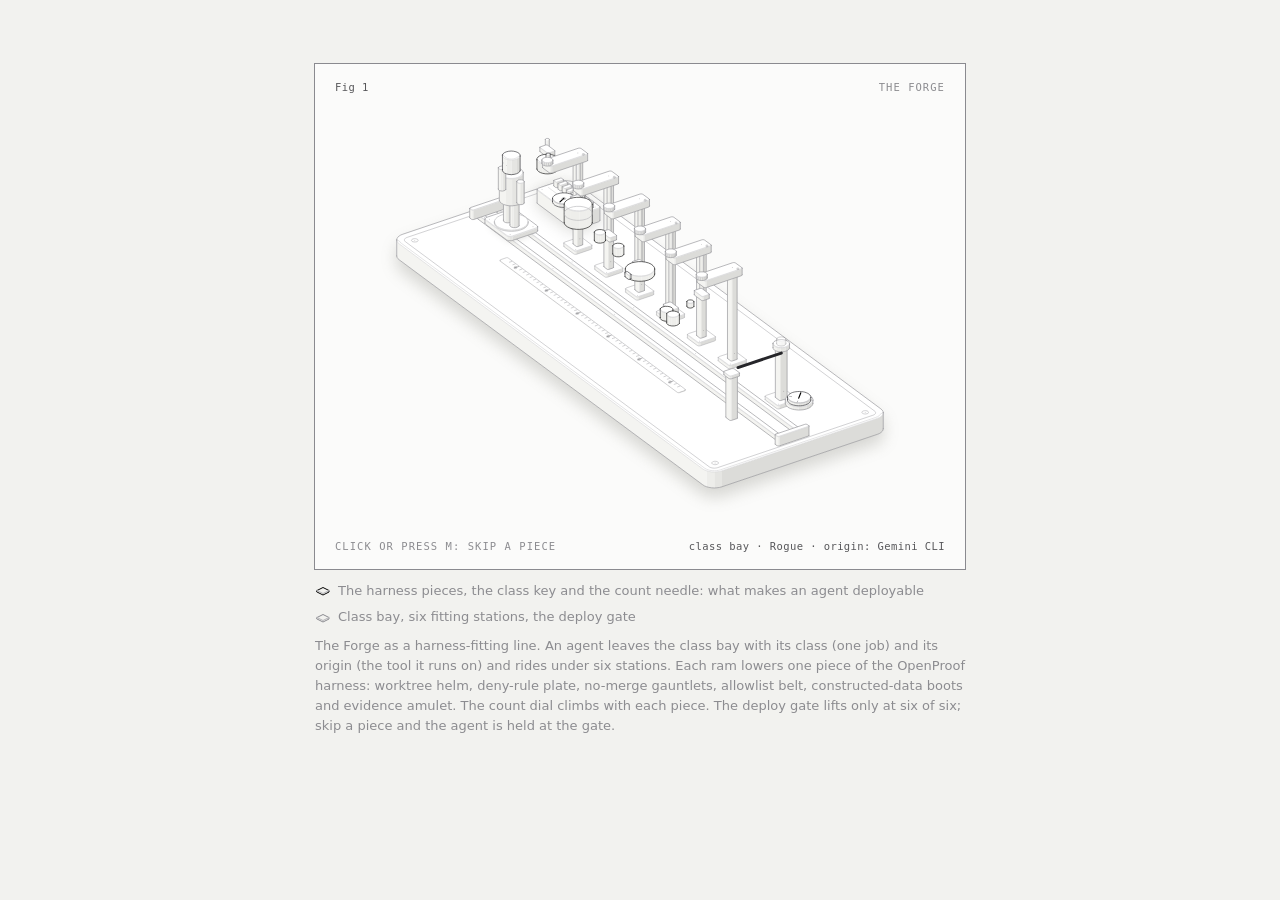
<file: docs/media/forge-anatomy-light.html>
<!doctype html><html lang="en"><head><meta charset="utf-8"><meta name="viewport" content="width=device-width, initial-scale=1"><title>Agent Company: the Forge</title><style>
.iso{
  --anatomy-page:#0b0b0b;--anatomy-card:#131313;--anatomy-text:#a3a3a3;--anatomy-strong:#e6e6e6;--anatomy-muted:#6e6e6e;
  --anatomy-paper:#131313;--anatomy-face:#1b1b1b;--anatomy-top:#1c1c1c;
  --anatomy-shade-0:#0f0f0f;--anatomy-shade-1:#121212;--anatomy-shade-2:#151515;--anatomy-shade-3:#181818;
  --anatomy-lit-top:#262626;--anatomy-lit-shade:#1d1d1d;
  --anatomy-hi:#d4d4d4;--anatomy-mid:#6a6a6a;--anatomy-lo:#3e3e3e;--anatomy-faint:#2a2a2a;--anatomy-lit:#ffffff;
  --anatomy-halo:#050505;--anatomy-halo-opacity:.9;--anatomy-dot:#e6e6e6;
  --anatomy-red:#ff6b6b;--anatomy-green:#6be0a0;--anatomy-blue:#6b9bff;
  --anatomy-weight:.6px;--anatomy-ease:cubic-bezier(.32,.72,0,1);
  --anatomy-mono:ui-monospace,"SF Mono",Menlo,Consolas,monospace;
  --anatomy-lift:inset 0 1px 0 0 #ffffff0a,inset 0 0 0 1px #ffffff06,0 0 0 1px #00000026,0 1px 1px -.5px #00000014,0 3px 3px -1.5px #00000014,0 6px 6px -3px #00000014,0 12px 12px -6px #00000014;
}
.iso[data-theme="light"]{
  --anatomy-page:#f2f2ef;--anatomy-card:#fbfbfa;--anatomy-text:#57575a;--anatomy-strong:#18181a;--anatomy-muted:#8c8c90;
  --anatomy-paper:#fbfbfa;--anatomy-face:#ffffff;--anatomy-top:#ffffff;
  --anatomy-shade-0:#dcdcd9;--anatomy-shade-1:#e5e5e2;--anatomy-shade-2:#ededea;--anatomy-shade-3:#f4f4f1;
  --anatomy-lit-top:#ffffff;--anatomy-lit-shade:#eeeeeb;
  --anatomy-hi:#26262a;--anatomy-mid:#8a8a8f;--anatomy-lo:#b4b4b8;--anatomy-faint:#d4d4d6;--anatomy-lit:#000000;
  --anatomy-halo:#8a8a80;--anatomy-halo-opacity:.32;--anatomy-dot:#3a3a3e;
  --anatomy-red:#e5484d;--anatomy-green:#30a46c;--anatomy-blue:#3e63dd;
  --anatomy-lift:inset 0 1px 0 0 #ffffff,0 0 0 1px #0000000f,0 1px 1px -.5px #0000000a,0 3px 3px -1.5px #0000000a,0 6px 6px -3px #0000000a,0 12px 12px -6px #0000000a;
}
.iso-svg{display:block;width:100%;height:auto;overflow:visible}
.iso-svg path,.iso-svg circle{vector-effect:non-scaling-stroke}
.iso-fill{fill:var(--anatomy-paper);stroke:none}
.iso-solid[data-lit]>.iso-fill{fill:var(--anatomy-face)}
.iso-shade,.iso-top{stroke:none}
.iso-shade[data-shade="0"]{fill:var(--anatomy-shade-0)}
.iso-shade[data-shade="1"]{fill:var(--anatomy-shade-1)}
.iso-shade[data-shade="2"]{fill:var(--anatomy-shade-2)}
.iso-shade[data-shade="3"]{fill:var(--anatomy-shade-3)}
.iso-top{fill:var(--anatomy-top)}
.iso-solid[data-lit]>.iso-top{fill:var(--anatomy-lit-top)}
.iso-solid[data-lit]>.iso-shade{fill:var(--anatomy-lit-shade)}
.iso-solid[data-seamless]>.iso-shade,.iso-solid[data-seamless]>.iso-top{stroke-width:.4;stroke-linejoin:round}
.iso-solid[data-seamless]>.iso-shade[data-shade="0"]{stroke:var(--anatomy-shade-0)}
.iso-solid[data-seamless]>.iso-shade[data-shade="1"]{stroke:var(--anatomy-shade-1)}
.iso-solid[data-seamless]>.iso-shade[data-shade="2"]{stroke:var(--anatomy-shade-2)}
.iso-solid[data-seamless]>.iso-shade[data-shade="3"]{stroke:var(--anatomy-shade-3)}
.iso-solid[data-seamless]>.iso-top{stroke:var(--anatomy-top)}
.iso-solid[data-seamless][data-lit]>.iso-top{stroke:var(--anatomy-lit-top)}
.iso-solid[data-seamless][data-lit]>.iso-shade{stroke:var(--anatomy-lit-shade)}
.iso-solid[data-lit]>.iso-edge{stroke:var(--anatomy-lit)}
.iso-halo{fill:var(--anatomy-halo);stroke:none;filter:blur(9px);opacity:var(--anatomy-halo-opacity);transform:translateY(3px)}
.iso-line{fill:none;stroke:var(--anatomy-lo);stroke-width:var(--anatomy-weight);stroke-linecap:round;stroke-linejoin:round}
.iso-line[data-tone="hi"]{stroke:var(--anatomy-hi)}
.iso-line[data-tone="mid"]{stroke:var(--anatomy-mid)}
.iso-line[data-tone="lo"]{stroke:var(--anatomy-lo)}
.iso-line[data-tone="faint"]{stroke:var(--anatomy-faint)}
.iso-line[data-tone="lit"]{stroke:var(--anatomy-lit)}
.iso-line[data-tone="red"]{stroke:var(--anatomy-red)}
.iso-line[data-tone="green"]{stroke:var(--anatomy-green)}
.iso-line[data-tone="blue"]{stroke:var(--anatomy-blue)}
.iso-line[data-dotted]{stroke-dasharray:.01 3.5;stroke-width:1}
.iso-line[data-dashed]{stroke-dasharray:3 3}
.iso-line[data-flow]{stroke-dasharray:2 6}
.iso-wire-end{fill:var(--anatomy-paper);stroke:var(--anatomy-lo);stroke-width:var(--anatomy-weight)}
.iso-wire[data-tone="hi"] .iso-wire-end{stroke:var(--anatomy-hi)}
.iso-wire[data-tone="mid"] .iso-wire-end{stroke:var(--anatomy-mid)}
.iso-wire[data-tone="faint"] .iso-wire-end{stroke:var(--anatomy-faint)}
.iso-wire[data-tone="lit"] .iso-wire-end{stroke:var(--anatomy-lit)}
.iso-dots circle{fill:var(--anatomy-dot);stroke:none;opacity:.32}
.iso-dots[data-tone="hi"] circle{opacity:.85}
.iso-dots[data-tone="mid"] circle{opacity:.45}
.iso-dots[data-tone="lo"] circle{opacity:.22}
.iso-dots[data-tone="faint"] circle{opacity:.12}
.iso-face-text{fill:var(--anatomy-mid);font-family:var(--anatomy-mono);letter-spacing:.04em}
.iso-face-text[data-tone="hi"]{fill:var(--anatomy-hi)}
.iso-face-text[data-tone="lo"]{fill:var(--anatomy-lo)}
.iso-face-text[data-tone="faint"]{fill:var(--anatomy-faint)}
.tb-body{fill:var(--anatomy-shade-2);stroke:none}
.tb-shine{fill:var(--anatomy-top);stroke:none}
.tb-shade{fill:var(--anatomy-shade-0);stroke:none}
.tb-ring{fill:none;stroke:var(--anatomy-lo);stroke-width:.45;stroke-linecap:butt;stroke-linejoin:round}
.tb-ring[data-tone="mid"]{stroke:var(--anatomy-mid)}
.tb-ring[data-tone="faint"]{stroke:var(--anatomy-faint)}
.tb-ring[data-tone="hi"]{stroke:var(--anatomy-hi)}
@keyframes iso-flow{to{stroke-dashoffset:-32}}
@keyframes iso-pulse{0%,100%{opacity:.18}12%{opacity:1}40%{opacity:.18}}
.iso-line[data-flow]{animation:iso-flow 1600ms linear infinite}
.iso-dots circle[data-pulse]{animation:iso-pulse 1600ms steps(1,end) infinite;animation-delay:var(--pulse-at,0ms)}
.iso-figure{margin:32px 0 36px}
.iso-plate{position:relative;padding:52px 24px;border-radius:0;background:var(--anatomy-card);box-shadow:0 0 0 1px var(--anatomy-mid);--anatomy-paper:var(--anatomy-card)}
.iso-plate-corners{position:absolute;inset:18px 20px;pointer-events:none}
.iso-plate-corner{position:absolute;color:var(--anatomy-muted);font-family:var(--anatomy-mono);font-size:10.5px;line-height:1;letter-spacing:.04em;white-space:nowrap}
.iso-plate-corner[data-corner="fig"]{top:0;left:0;color:var(--anatomy-text)}
.iso-plate-corner[data-corner="title"]{top:0;right:0;text-transform:uppercase;letter-spacing:.1em}
.iso-plate-corner[data-corner="hint"]{bottom:0;left:0;text-transform:uppercase;letter-spacing:.1em}
.iso-plate-corner[data-corner="readout"]{right:0;bottom:0;color:var(--anatomy-text);font-variant-numeric:tabular-nums}
.iso-plate .iso-svg{margin:0 auto}
.iso-legend{display:grid;gap:8px;margin-top:12px;color:var(--anatomy-muted);font-size:13px;line-height:1.55}
.iso-keys{display:flex;flex-wrap:wrap;gap:6px 18px}
.iso-key{display:inline-flex;align-items:center;gap:7px}
.iso-swatch{width:16px;height:10px;flex:none;overflow:visible}
.iso-swatch path{fill:none;stroke:var(--anatomy-hi);stroke-width:1;vector-effect:non-scaling-stroke;stroke-linejoin:round;stroke-linecap:round}
.iso-swatch[data-mark="raised"] path,.iso-swatch[data-mark="flat"] path{stroke:var(--anatomy-mid)}
.iso-swatch[data-mark="lit"] path{stroke:var(--anatomy-lit)}
.iso-swatch[data-mark="dim"] path{stroke:var(--anatomy-lo)}
.iso-swatch[data-mark="dotted"] path{stroke-dasharray:.01 3;stroke-width:1.4}
.iso-swatch[data-mark="dashed"] path{stroke-dasharray:3 2.5}
.iso-swatch[data-mark="red"] path{stroke:var(--anatomy-red)}
.iso-swatch[data-mark="green"] path{stroke:var(--anatomy-green)}
.iso-swatch[data-mark="blue"] path{stroke:var(--anatomy-blue)}
.iso-swatch-crease{stroke:var(--anatomy-lo)!important}
@media (max-width:560px){.iso-plate{padding:48px 12px 70px}.iso-plate-corner[data-corner="hint"]{bottom:18px}}
@media (prefers-reduced-motion:reduce){.iso-line[data-flow],.iso-dots circle[data-pulse]{animation:none}}

*{box-sizing:border-box}
html{color-scheme:dark}
body[data-theme="light"]{color-scheme:light}
body{margin:0;background:var(--anatomy-page);color:var(--anatomy-text);font:14px/1.6 ui-sans-serif,system-ui,-apple-system,"Segoe UI",sans-serif;-webkit-font-smoothing:antialiased}
.iso-page{width:min(650px,100% - 32px);margin:64px auto 96px}
</style></head><body class="iso" data-theme="light"><main class="iso-page"><figure class="iso-figure"><div class="iso-plate"><div class="iso-plate-corners" aria-hidden="true"><span class="iso-plate-corner" data-corner="fig">Fig 1</span><span class="iso-plate-corner" data-corner="title">The Forge</span><span class="iso-plate-corner" data-corner="hint">Click or press M: skip a piece</span><span class="iso-plate-corner" data-corner="readout" data-readout>class bay · Rogue · origin: Gemini CLI</span></div><div class="iso-stage" tabindex="0" role="button" aria-label="The Forge harness-fitting line. Press M, Enter or Space, or click, to skip one piece and see the gate refuse"><svg xmlns="http://www.w3.org/2000/svg" class="iso-svg" viewBox="0 0 660 440" role="img" aria-label="The Forge drawn as a harness-fitting line. A small agent figure rides a carriage out of a class bay, with a rack of eight class keys and an origin selector, under six fitting stations. Each station's ram lowers one piece of the OpenProof harness onto the figure: helm, plate, gauntlets, belt, boots and amulet. A count dial on the gate post climbs with each piece, and the deploy gate's boom lifts only when all six are on."><path class="iso-halo" d="M63.3 143.2L63.6 141.7L64.4 140.3L65.8 139L67.7 137.8L70 136.9L240.1 79.5L242.7 78.8L245.6 78.4L248.5 78.2L251.5 78.3L254.3 78.8L256.9 79.5L259.2 80.4L261.1 81.5L594.1 328.4L595.5 329.7L596.4 331.1L596.7 332.6L596.7 350.1L596.4 351.6L595.6 353L594.2 354.3L592.3 355.4L590 356.4L419.9 413.8L417.3 414.5L414.4 414.9L411.5 415.1L408.5 414.9L405.7 414.5L403.1 413.8L400.8 412.9L398.9 411.7L65.9 164.9L64.5 163.6L63.6 162.1L63.3 160.7Z"/><g class="iso-solid"><path class="iso-fill" d="M227.4 120.2L228 118.8L229.2 117.4L231 116.2L233.3 115.2L236 114.5L238.9 114.1L241.9 114.1L244.9 114.4L247.6 115L250.1 115.9L252 117L253.4 118.3L254.2 119.8L254.3 121.3L254.3 123.6L253.7 125.1L252.5 126.5L250.7 127.7L248.4 128.7L245.7 129.4L242.8 129.8L239.8 129.8L236.8 129.5L234.1 128.9L231.6 128L229.7 126.9L228.3 125.5L227.5 124.1L227.4 122.6Z"/><path class="iso-shade" data-shade="0" d="M254.3 123.6L253.7 125.1L253.7 122.8L254.3 121.3ZM253.7 125.1L252.5 126.5L252.5 124.2L253.7 122.8ZM252.5 126.5L250.7 127.7L250.7 125.4L252.5 124.2ZM250.7 127.7L248.4 128.7L248.4 126.4L250.7 125.4Z"/><path class="iso-shade" data-shade="1" d="M248.4 128.7L245.7 129.4L245.7 127L248.4 126.4ZM245.7 129.4L242.8 129.8L242.8 127.4L245.7 127ZM242.8 129.8L239.8 129.8L239.8 127.5L242.8 127.4Z"/><path class="iso-shade" data-shade="2" d="M239.8 129.8L236.8 129.5L236.8 127.2L239.8 127.5ZM236.8 129.5L234.1 128.9L234.1 126.6L236.8 127.2Z"/><path class="iso-shade" data-shade="3" d="M234.1 128.9L231.6 128L231.6 125.7L234.1 126.6ZM231.6 128L229.7 126.9L229.7 124.5L231.6 125.7ZM229.7 126.9L228.3 125.5L228.3 123.2L229.7 124.5ZM228.3 125.5L227.5 124.1L227.5 121.7L228.3 123.2ZM227.5 124.1L227.4 122.6L227.4 120.2L227.5 121.7Z"/><path class="iso-top" d="M248.4 126.4L245.7 127L242.8 127.4L239.8 127.5L236.8 127.2L234.1 126.6L231.6 125.7L229.7 124.5L228.3 123.2L227.5 121.7L227.4 120.2L228 118.8L229.2 117.4L231 116.2L233.3 115.2L236 114.5L238.9 114.1L241.9 114.1L244.9 114.4L247.6 115L250.1 115.9L252 117L253.4 118.3L254.2 119.8L254.3 121.3L253.7 122.8L252.5 124.2L250.7 125.4Z"/><path class="iso-line iso-crease" data-tone="faint" d="M254.3 121.3L253.7 122.8L252.5 124.2L250.7 125.4L248.4 126.4L245.7 127L242.8 127.4L239.8 127.5L236.8 127.2L234.1 126.6L231.6 125.7L229.7 124.5L228.3 123.2L227.5 121.7L227.4 120.2"/><path class="iso-line iso-edge" data-tone="lo" d="M227.4 120.2L228 118.8L229.2 117.4L231 116.2L233.3 115.2L236 114.5L238.9 114.1L241.9 114.1L244.9 114.4L247.6 115L250.1 115.9L252 117L253.4 118.3L254.2 119.8L254.3 121.3M254.3 123.6L253.7 125.1L252.5 126.5L250.7 127.7L248.4 128.7L245.7 129.4L242.8 129.8L239.8 129.8L236.8 129.5L234.1 128.9L231.6 128L229.7 126.9L228.3 125.5L227.5 124.1L227.4 122.6M227.4 120.2L227.4 122.6M254.3 121.3L254.3 123.6"/></g><g class="iso-solid"><path class="iso-fill" d="M230.8 115.4L231.2 114.3L232.1 113.3L233.5 112.4L235.2 111.6L237.2 111.1L239.4 110.8L241.7 110.8L243.9 111L245.9 111.5L247.8 112.1L249.2 113L250.3 114L250.8 115.1L250.9 116.2L250.9 121.2L250.5 122.3L249.6 123.3L248.2 124.2L246.5 125L244.5 125.5L242.3 125.8L240 125.8L237.8 125.6L235.8 125.1L233.9 124.5L232.5 123.6L231.4 122.6L230.9 121.5L230.8 120.4Z"/><path class="iso-shade" data-shade="0" d="M250.9 121.2L250.5 122.3L250.5 117.3L250.9 116.2ZM250.5 122.3L249.6 123.3L249.6 118.4L250.5 117.3ZM249.6 123.3L248.2 124.2L248.2 119.3L249.6 118.4ZM248.2 124.2L246.5 125L246.5 120L248.2 119.3Z"/><path class="iso-shade" data-shade="1" d="M246.5 125L244.5 125.5L244.5 120.5L246.5 120ZM244.5 125.5L242.3 125.8L242.3 120.8L244.5 120.5ZM242.3 125.8L240 125.8L240 120.8L242.3 120.8Z"/><path class="iso-shade" data-shade="2" d="M240 125.8L237.8 125.6L237.8 120.6L240 120.8ZM237.8 125.6L235.8 125.1L235.8 120.2L237.8 120.6Z"/><path class="iso-shade" data-shade="3" d="M235.8 125.1L233.9 124.5L233.9 119.5L235.8 120.2ZM233.9 124.5L232.5 123.6L232.5 118.6L233.9 119.5ZM232.5 123.6L231.4 122.6L231.4 117.6L232.5 118.6ZM231.4 122.6L230.9 121.5L230.9 116.5L231.4 117.6ZM230.9 121.5L230.8 120.4L230.8 115.4L230.9 116.5Z"/><path class="iso-top" d="M246.5 120L244.5 120.5L242.3 120.8L240 120.8L237.8 120.6L235.8 120.2L233.9 119.5L232.5 118.6L231.4 117.6L230.9 116.5L230.8 115.4L231.2 114.3L232.1 113.3L233.5 112.4L235.2 111.6L237.2 111.1L239.4 110.8L241.7 110.8L243.9 111L245.9 111.5L247.8 112.1L249.2 113L250.3 114L250.8 115.1L250.9 116.2L250.5 117.3L249.6 118.4L248.2 119.3Z"/><path class="iso-line iso-crease" data-tone="faint" d="M250.9 116.2L250.5 117.3L249.6 118.4L248.2 119.3L246.5 120L244.5 120.5L242.3 120.8L240 120.8L237.8 120.6L235.8 120.2L233.9 119.5L232.5 118.6L231.4 117.6L230.9 116.5L230.8 115.4"/><path class="iso-line iso-edge" data-tone="mid" d="M230.8 115.4L231.2 114.3L232.1 113.3L233.5 112.4L235.2 111.6L237.2 111.1L239.4 110.8L241.7 110.8L243.9 111L245.9 111.5L247.8 112.1L249.2 113L250.3 114L250.8 115.1L250.9 116.2M250.9 121.2L250.5 122.3L249.6 123.3L248.2 124.2L246.5 125L244.5 125.5L242.3 125.8L240 125.8L237.8 125.6L235.8 125.1L233.9 124.5L232.5 123.6L231.4 122.6L230.9 121.5L230.8 120.4M230.8 115.4L230.8 120.4M250.9 116.2L250.9 121.2"/></g><g class="iso-solid"><path class="iso-fill" d="M104.7 161.6L105.3 160.1L106.5 158.8L108.3 157.6L110.6 156.6L113.3 155.9L116.2 155.5L119.2 155.5L122.2 155.7L124.9 156.4L127.3 157.3L129.3 158.4L130.7 159.7L131.4 161.2L131.5 162.7L131.5 165L131 166.5L129.7 167.9L127.9 169.1L125.6 170.1L123 170.8L120.1 171.2L117 171.2L114.1 170.9L111.3 170.3L108.9 169.4L107 168.3L105.6 166.9L104.8 165.5L104.7 164Z"/><path class="iso-shade" data-shade="0" d="M131.5 165L131 166.5L131 164.2L131.5 162.7ZM131 166.5L129.7 167.9L129.7 165.6L131 164.2ZM129.7 167.9L127.9 169.1L127.9 166.8L129.7 165.6ZM127.9 169.1L125.6 170.1L125.6 167.7L127.9 166.8Z"/><path class="iso-shade" data-shade="1" d="M125.6 170.1L123 170.8L123 168.4L125.6 167.7ZM123 170.8L120.1 171.2L120.1 168.8L123 168.4ZM120.1 171.2L117 171.2L117 168.9L120.1 168.8Z"/><path class="iso-shade" data-shade="2" d="M117 171.2L114.1 170.9L114.1 168.6L117 168.9ZM114.1 170.9L111.3 170.3L111.3 168L114.1 168.6Z"/><path class="iso-shade" data-shade="3" d="M111.3 170.3L108.9 169.4L108.9 167.1L111.3 168ZM108.9 169.4L107 168.3L107 165.9L108.9 167.1ZM107 168.3L105.6 166.9L105.6 164.6L107 165.9ZM105.6 166.9L104.8 165.5L104.8 163.1L105.6 164.6ZM104.8 165.5L104.7 164L104.7 161.6L104.8 163.1Z"/><path class="iso-top" d="M125.6 167.7L123 168.4L120.1 168.8L117 168.9L114.1 168.6L111.3 168L108.9 167.1L107 165.9L105.6 164.6L104.8 163.1L104.7 161.6L105.3 160.1L106.5 158.8L108.3 157.6L110.6 156.6L113.3 155.9L116.2 155.5L119.2 155.5L122.2 155.7L124.9 156.4L127.3 157.3L129.3 158.4L130.7 159.7L131.4 161.2L131.5 162.7L131 164.2L129.7 165.6L127.9 166.8Z"/><path class="iso-line iso-crease" data-tone="faint" d="M131.5 162.7L131 164.2L129.7 165.6L127.9 166.8L125.6 167.7L123 168.4L120.1 168.8L117 168.9L114.1 168.6L111.3 168L108.9 167.1L107 165.9L105.6 164.6L104.8 163.1L104.7 161.6"/><path class="iso-line iso-edge" data-tone="lo" d="M104.7 161.6L105.3 160.1L106.5 158.8L108.3 157.6L110.6 156.6L113.3 155.9L116.2 155.5L119.2 155.5L122.2 155.7L124.9 156.4L127.3 157.3L129.3 158.4L130.7 159.7L131.4 161.2L131.5 162.7M131.5 165L131 166.5L129.7 167.9L127.9 169.1L125.6 170.1L123 170.8L120.1 171.2L117 171.2L114.1 170.9L111.3 170.3L108.9 169.4L107 168.3L105.6 166.9L104.8 165.5L104.7 164M104.7 161.6L104.7 164M131.5 162.7L131.5 165"/></g><g class="iso-solid"><path class="iso-fill" d="M108.1 156.8L108.5 155.7L109.4 154.7L110.8 153.8L112.5 153L114.5 152.5L116.7 152.2L118.9 152.2L121.1 152.4L123.2 152.9L125 153.5L126.5 154.4L127.5 155.4L128.1 156.5L128.2 157.6L128.2 162.6L127.8 163.7L126.8 164.7L125.5 165.6L123.8 166.3L121.8 166.9L119.6 167.2L117.3 167.2L115.1 167L113 166.5L111.2 165.8L109.8 165L108.7 164L108.1 162.9L108.1 161.8Z"/><path class="iso-shade" data-shade="0" d="M128.2 162.6L127.8 163.7L127.8 158.7L128.2 157.6ZM127.8 163.7L126.8 164.7L126.8 159.8L127.8 158.7ZM126.8 164.7L125.5 165.6L125.5 160.7L126.8 159.8ZM125.5 165.6L123.8 166.3L123.8 161.4L125.5 160.7Z"/><path class="iso-shade" data-shade="1" d="M123.8 166.3L121.8 166.9L121.8 161.9L123.8 161.4ZM121.8 166.9L119.6 167.2L119.6 162.2L121.8 161.9ZM119.6 167.2L117.3 167.2L117.3 162.2L119.6 162.2Z"/><path class="iso-shade" data-shade="2" d="M117.3 167.2L115.1 167L115.1 162L117.3 162.2ZM115.1 167L113 166.5L113 161.6L115.1 162Z"/><path class="iso-shade" data-shade="3" d="M113 166.5L111.2 165.8L111.2 160.9L113 161.6ZM111.2 165.8L109.8 165L109.8 160L111.2 160.9ZM109.8 165L108.7 164L108.7 159L109.8 160ZM108.7 164L108.1 162.9L108.1 157.9L108.7 159ZM108.1 162.9L108.1 161.8L108.1 156.8L108.1 157.9Z"/><path class="iso-top" d="M123.8 161.4L121.8 161.9L119.6 162.2L117.3 162.2L115.1 162L113 161.6L111.2 160.9L109.8 160L108.7 159L108.1 157.9L108.1 156.8L108.5 155.7L109.4 154.7L110.8 153.8L112.5 153L114.5 152.5L116.7 152.2L118.9 152.2L121.1 152.4L123.2 152.9L125 153.5L126.5 154.4L127.5 155.4L128.1 156.5L128.2 157.6L127.8 158.7L126.8 159.8L125.5 160.7Z"/><path class="iso-line iso-crease" data-tone="faint" d="M128.2 157.6L127.8 158.7L126.8 159.8L125.5 160.7L123.8 161.4L121.8 161.9L119.6 162.2L117.3 162.2L115.1 162L113 161.6L111.2 160.9L109.8 160L108.7 159L108.1 157.9L108.1 156.8"/><path class="iso-line iso-edge" data-tone="mid" d="M108.1 156.8L108.5 155.7L109.4 154.7L110.8 153.8L112.5 153L114.5 152.5L116.7 152.2L118.9 152.2L121.1 152.4L123.2 152.9L125 153.5L126.5 154.4L127.5 155.4L128.1 156.5L128.2 157.6M128.2 162.6L127.8 163.7L126.8 164.7L125.5 165.6L123.8 166.3L121.8 166.9L119.6 167.2L117.3 167.2L115.1 167L113 166.5L111.2 165.8L109.8 165L108.7 164L108.1 162.9L108.1 161.8M108.1 156.8L108.1 161.8M128.2 157.6L128.2 162.6"/></g><g class="iso-solid"><path class="iso-fill" d="M528.5 343.4L529 341.9L530.3 340.5L532.1 339.3L534.4 338.3L537 337.6L539.9 337.3L543 337.2L545.9 337.5L548.7 338.1L551.1 339L553 340.2L554.4 341.5L555.2 342.9L555.3 344.5L555.3 346.8L554.7 348.3L553.5 349.6L551.7 350.9L549.4 351.8L546.7 352.5L543.8 352.9L540.8 353L537.8 352.7L535.1 352.1L532.7 351.2L530.7 350L529.3 348.7L528.6 347.2L528.5 345.7Z"/><path class="iso-shade" data-shade="0" d="M555.3 346.8L554.7 348.3L554.7 345.9L555.3 344.5ZM554.7 348.3L553.5 349.6L553.5 347.3L554.7 345.9ZM553.5 349.6L551.7 350.9L551.7 348.5L553.5 347.3ZM551.7 350.9L549.4 351.8L549.4 349.5L551.7 348.5Z"/><path class="iso-shade" data-shade="1" d="M549.4 351.8L546.7 352.5L546.7 350.2L549.4 349.5ZM546.7 352.5L543.8 352.9L543.8 350.6L546.7 350.2ZM543.8 352.9L540.8 353L540.8 350.6L543.8 350.6Z"/><path class="iso-shade" data-shade="2" d="M540.8 353L537.8 352.7L537.8 350.3L540.8 350.6ZM537.8 352.7L535.1 352.1L535.1 349.7L537.8 350.3Z"/><path class="iso-shade" data-shade="3" d="M535.1 352.1L532.7 351.2L532.7 348.8L535.1 349.7ZM532.7 351.2L530.7 350L530.7 347.7L532.7 348.8ZM530.7 350L529.3 348.7L529.3 346.3L530.7 347.7ZM529.3 348.7L528.6 347.2L528.6 344.9L529.3 346.3ZM528.6 347.2L528.5 345.7L528.5 343.4L528.6 344.9Z"/><path class="iso-top" d="M549.4 349.5L546.7 350.2L543.8 350.6L540.8 350.6L537.8 350.3L535.1 349.7L532.7 348.8L530.7 347.7L529.3 346.3L528.6 344.9L528.5 343.4L529 341.9L530.3 340.5L532.1 339.3L534.4 338.3L537 337.6L539.9 337.3L543 337.2L545.9 337.5L548.7 338.1L551.1 339L553 340.2L554.4 341.5L555.2 342.9L555.3 344.5L554.7 345.9L553.5 347.3L551.7 348.5Z"/><path class="iso-line iso-crease" data-tone="faint" d="M555.3 344.5L554.7 345.9L553.5 347.3L551.7 348.5L549.4 349.5L546.7 350.2L543.8 350.6L540.8 350.6L537.8 350.3L535.1 349.7L532.7 348.8L530.7 347.7L529.3 346.3L528.6 344.9L528.5 343.4"/><path class="iso-line iso-edge" data-tone="lo" d="M528.5 343.4L529 341.9L530.3 340.5L532.1 339.3L534.4 338.3L537 337.6L539.9 337.3L543 337.2L545.9 337.5L548.7 338.1L551.1 339L553 340.2L554.4 341.5L555.2 342.9L555.3 344.5M555.3 346.8L554.7 348.3L553.5 349.6L551.7 350.9L549.4 351.8L546.7 352.5L543.8 352.9L540.8 353L537.8 352.7L535.1 352.1L532.7 351.2L530.7 350L529.3 348.7L528.6 347.2L528.5 345.7M528.5 343.4L528.5 345.7M555.3 344.5L555.3 346.8"/></g><g class="iso-solid"><path class="iso-fill" d="M531.8 338.6L532.2 337.5L533.2 336.4L534.5 335.5L536.2 334.8L538.2 334.3L540.4 334L542.7 333.9L544.9 334.1L547 334.6L548.8 335.3L550.2 336.1L551.3 337.1L551.9 338.2L551.9 339.4L551.9 344.3L551.5 345.4L550.6 346.5L549.2 347.4L547.5 348.1L545.5 348.6L543.3 348.9L541.1 348.9L538.9 348.7L536.8 348.3L535 347.6L533.5 346.7L532.5 345.7L531.9 344.6L531.8 343.5Z"/><path class="iso-shade" data-shade="0" d="M551.9 344.3L551.5 345.4L551.5 340.5L551.9 339.4ZM551.5 345.4L550.6 346.5L550.6 341.5L551.5 340.5ZM550.6 346.5L549.2 347.4L549.2 342.4L550.6 341.5ZM549.2 347.4L547.5 348.1L547.5 343.1L549.2 342.4Z"/><path class="iso-shade" data-shade="1" d="M547.5 348.1L545.5 348.6L545.5 343.7L547.5 343.1ZM545.5 348.6L543.3 348.9L543.3 344L545.5 343.7ZM543.3 348.9L541.1 348.9L541.1 344L543.3 344Z"/><path class="iso-shade" data-shade="2" d="M541.1 348.9L538.9 348.7L538.9 343.8L541.1 344ZM538.9 348.7L536.8 348.3L536.8 343.3L538.9 343.8Z"/><path class="iso-shade" data-shade="3" d="M536.8 348.3L535 347.6L535 342.6L536.8 343.3ZM535 347.6L533.5 346.7L533.5 341.8L535 342.6ZM533.5 346.7L532.5 345.7L532.5 340.8L533.5 341.8ZM532.5 345.7L531.9 344.6L531.9 339.7L532.5 340.8ZM531.9 344.6L531.8 343.5L531.8 338.6L531.9 339.7Z"/><path class="iso-top" d="M547.5 343.1L545.5 343.7L543.3 344L541.1 344L538.9 343.8L536.8 343.3L535 342.6L533.5 341.8L532.5 340.8L531.9 339.7L531.8 338.6L532.2 337.5L533.2 336.4L534.5 335.5L536.2 334.8L538.2 334.3L540.4 334L542.7 333.9L544.9 334.1L547 334.6L548.8 335.3L550.2 336.1L551.3 337.1L551.9 338.2L551.9 339.4L551.5 340.5L550.6 341.5L549.2 342.4Z"/><path class="iso-line iso-crease" data-tone="faint" d="M551.9 339.4L551.5 340.5L550.6 341.5L549.2 342.4L547.5 343.1L545.5 343.7L543.3 344L541.1 344L538.9 343.8L536.8 343.3L535 342.6L533.5 341.8L532.5 340.8L531.9 339.7L531.8 338.6"/><path class="iso-line iso-edge" data-tone="mid" d="M531.8 338.6L532.2 337.5L533.2 336.4L534.5 335.5L536.2 334.8L538.2 334.3L540.4 334L542.7 333.9L544.9 334.1L547 334.6L548.8 335.3L550.2 336.1L551.3 337.1L551.9 338.2L551.9 339.4M551.9 344.3L551.5 345.4L550.6 346.5L549.2 347.4L547.5 348.1L545.5 348.6L543.3 348.9L541.1 348.9L538.9 348.7L536.8 348.3L535 347.6L533.5 346.7L532.5 345.7L531.9 344.6L531.8 343.5M531.8 338.6L531.8 343.5M551.9 339.4L551.9 344.3"/></g><g class="iso-solid"><path class="iso-fill" d="M405.7 384.8L406.3 383.3L407.5 381.9L409.3 380.7L411.6 379.7L414.3 379L417.2 378.7L420.2 378.6L423.2 378.9L425.9 379.5L428.4 380.4L430.3 381.5L431.7 382.9L432.5 384.3L432.6 385.8L432.6 388.2L432 389.7L430.8 391L429 392.2L426.7 393.2L424 393.9L421.1 394.3L418.1 394.3L415.1 394.1L412.4 393.5L409.9 392.6L408 391.4L406.6 390.1L405.8 388.6L405.7 387.1Z"/><path class="iso-shade" data-shade="0" d="M432.6 388.2L432 389.7L432 387.3L432.6 385.8ZM432 389.7L430.8 391L430.8 388.7L432 387.3ZM430.8 391L429 392.2L429 389.9L430.8 388.7ZM429 392.2L426.7 393.2L426.7 390.9L429 389.9Z"/><path class="iso-shade" data-shade="1" d="M426.7 393.2L424 393.9L424 391.6L426.7 390.9ZM424 393.9L421.1 394.3L421.1 392L424 391.6ZM421.1 394.3L418.1 394.3L418.1 392L421.1 392Z"/><path class="iso-shade" data-shade="2" d="M418.1 394.3L415.1 394.1L415.1 391.7L418.1 392ZM415.1 394.1L412.4 393.5L412.4 391.1L415.1 391.7Z"/><path class="iso-shade" data-shade="3" d="M412.4 393.5L409.9 392.6L409.9 390.2L412.4 391.1ZM409.9 392.6L408 391.4L408 389.1L409.9 390.2ZM408 391.4L406.6 390.1L406.6 387.7L408 389.1ZM406.6 390.1L405.8 388.6L405.8 386.3L406.6 387.7ZM405.8 388.6L405.7 387.1L405.7 384.8L405.8 386.3Z"/><path class="iso-top" d="M426.7 390.9L424 391.6L421.1 392L418.1 392L415.1 391.7L412.4 391.1L409.9 390.2L408 389.1L406.6 387.7L405.8 386.3L405.7 384.8L406.3 383.3L407.5 381.9L409.3 380.7L411.6 379.7L414.3 379L417.2 378.7L420.2 378.6L423.2 378.9L425.9 379.5L428.4 380.4L430.3 381.5L431.7 382.9L432.5 384.3L432.6 385.8L432 387.3L430.8 388.7L429 389.9Z"/><path class="iso-line iso-crease" data-tone="faint" d="M432.6 385.8L432 387.3L430.8 388.7L429 389.9L426.7 390.9L424 391.6L421.1 392L418.1 392L415.1 391.7L412.4 391.1L409.9 390.2L408 389.1L406.6 387.7L405.8 386.3L405.7 384.8"/><path class="iso-line iso-edge" data-tone="lo" d="M405.7 384.8L406.3 383.3L407.5 381.9L409.3 380.7L411.6 379.7L414.3 379L417.2 378.7L420.2 378.6L423.2 378.9L425.9 379.5L428.4 380.4L430.3 381.5L431.7 382.9L432.5 384.3L432.6 385.8M432.6 388.2L432 389.7L430.8 391L429 392.2L426.7 393.2L424 393.9L421.1 394.3L418.1 394.3L415.1 394.1L412.4 393.5L409.9 392.6L408 391.4L406.6 390.1L405.8 388.6L405.7 387.1M405.7 384.8L405.7 387.1M432.6 385.8L432.6 388.2"/></g><g class="iso-solid"><path class="iso-fill" d="M409.1 380L409.5 378.8L410.4 377.8L411.8 376.9L413.5 376.2L415.5 375.6L417.7 375.4L420 375.3L422.2 375.5L424.2 376L426.1 376.7L427.5 377.5L428.6 378.5L429.1 379.6L429.2 380.8L429.2 385.7L428.8 386.8L427.9 387.9L426.5 388.8L424.8 389.5L422.8 390L420.6 390.3L418.3 390.3L416.1 390.1L414.1 389.7L412.2 389L410.8 388.1L409.7 387.1L409.2 386L409.1 384.9Z"/><path class="iso-shade" data-shade="0" d="M429.2 385.7L428.8 386.8L428.8 381.9L429.2 380.8ZM428.8 386.8L427.9 387.9L427.9 382.9L428.8 381.9ZM427.9 387.9L426.5 388.8L426.5 383.8L427.9 382.9ZM426.5 388.8L424.8 389.5L424.8 384.5L426.5 383.8Z"/><path class="iso-shade" data-shade="1" d="M424.8 389.5L422.8 390L422.8 385.1L424.8 384.5ZM422.8 390L420.6 390.3L420.6 385.3L422.8 385.1ZM420.6 390.3L418.3 390.3L418.3 385.4L420.6 385.3Z"/><path class="iso-shade" data-shade="2" d="M418.3 390.3L416.1 390.1L416.1 385.2L418.3 385.4ZM416.1 390.1L414.1 389.7L414.1 384.7L416.1 385.2Z"/><path class="iso-shade" data-shade="3" d="M414.1 389.7L412.2 389L412.2 384L414.1 384.7ZM412.2 389L410.8 388.1L410.8 383.2L412.2 384ZM410.8 388.1L409.7 387.1L409.7 382.2L410.8 383.2ZM409.7 387.1L409.2 386L409.2 381.1L409.7 382.2ZM409.2 386L409.1 384.9L409.1 380L409.2 381.1Z"/><path class="iso-top" d="M424.8 384.5L422.8 385.1L420.6 385.3L418.3 385.4L416.1 385.2L414.1 384.7L412.2 384L410.8 383.2L409.7 382.2L409.2 381.1L409.1 380L409.5 378.8L410.4 377.8L411.8 376.9L413.5 376.2L415.5 375.6L417.7 375.4L420 375.3L422.2 375.5L424.2 376L426.1 376.7L427.5 377.5L428.6 378.5L429.1 379.6L429.2 380.8L428.8 381.9L427.9 382.9L426.5 383.8Z"/><path class="iso-line iso-crease" data-tone="faint" d="M429.2 380.8L428.8 381.9L427.9 382.9L426.5 383.8L424.8 384.5L422.8 385.1L420.6 385.3L418.3 385.4L416.1 385.2L414.1 384.7L412.2 384L410.8 383.2L409.7 382.2L409.2 381.1L409.1 380"/><path class="iso-line iso-edge" data-tone="mid" d="M409.1 380L409.5 378.8L410.4 377.8L411.8 376.9L413.5 376.2L415.5 375.6L417.7 375.4L420 375.3L422.2 375.5L424.2 376L426.1 376.7L427.5 377.5L428.6 378.5L429.1 379.6L429.2 380.8M429.2 385.7L428.8 386.8L427.9 387.9L426.5 388.8L424.8 389.5L422.8 390L420.6 390.3L418.3 390.3L416.1 390.1L414.1 389.7L412.2 389L410.8 388.1L409.7 387.1L409.2 386L409.1 384.9M409.1 380L409.1 384.9M429.2 380.8L429.2 385.7"/></g><g class="iso-solid"><path class="iso-fill" d="M63.3 135.9L63.6 134.4L64.4 133L65.8 131.7L67.7 130.5L70 129.6L240.1 72.2L242.7 71.5L245.6 71.1L248.5 70.9L251.5 71.1L254.3 71.5L256.9 72.2L259.2 73.1L261.1 74.3L594.1 321.1L595.5 322.4L596.4 323.8L596.7 325.3L596.7 342.8L596.4 344.3L595.6 345.7L594.2 347L592.3 348.2L590 349.1L419.9 406.5L417.3 407.2L414.4 407.6L411.5 407.8L408.5 407.6L405.7 407.2L403.1 406.5L400.8 405.6L398.9 404.4L65.9 157.6L64.5 156.3L63.6 154.9L63.3 153.4Z"/><path class="iso-shade" data-shade="0" d="M596.7 342.8L596.4 344.3L596.4 326.8L596.7 325.3ZM596.4 344.3L595.6 345.7L595.6 328.2L596.4 326.8ZM595.6 345.7L594.2 347L594.2 329.5L595.6 328.2ZM594.2 347L592.3 348.2L592.3 330.7L594.2 329.5ZM592.3 348.2L590 349.1L590 331.6L592.3 330.7ZM590 349.1L419.9 406.5L419.9 389L590 331.6Z"/><path class="iso-shade" data-shade="1" d="M419.9 406.5L417.3 407.2L417.3 389.7L419.9 389ZM417.3 407.2L414.4 407.6L414.4 390.1L417.3 389.7ZM414.4 407.6L411.5 407.8L411.5 390.3L414.4 390.1Z"/><path class="iso-shade" data-shade="2" d="M411.5 407.8L408.5 407.6L408.5 390.2L411.5 390.3ZM408.5 407.6L405.7 407.2L405.7 389.7L408.5 390.2ZM405.7 407.2L403.1 406.5L403.1 389L405.7 389.7Z"/><path class="iso-shade" data-shade="3" d="M403.1 406.5L400.8 405.6L400.8 388.1L403.1 389ZM400.8 405.6L398.9 404.4L398.9 387L400.8 388.1ZM398.9 404.4L65.9 157.6L65.9 140.1L398.9 387ZM65.9 157.6L64.5 156.3L64.5 138.8L65.9 140.1ZM64.5 156.3L63.6 154.9L63.6 137.4L64.5 138.8ZM63.6 154.9L63.3 153.4L63.3 135.9L63.6 137.4Z"/><path class="iso-top" d="M594.1 321.1L595.5 322.4L596.4 323.8L596.7 325.3L596.4 326.8L595.6 328.2L594.2 329.5L592.3 330.7L590 331.6L419.9 389L417.3 389.7L414.4 390.1L411.5 390.3L408.5 390.2L405.7 389.7L403.1 389L400.8 388.1L398.9 387L65.9 140.1L64.5 138.8L63.6 137.4L63.3 135.9L63.6 134.4L64.4 133L65.8 131.7L67.7 130.5L70 129.6L240.1 72.2L242.7 71.5L245.6 71.1L248.5 70.9L251.5 71.1L254.3 71.5L256.9 72.2L259.2 73.1L261.1 74.3Z"/><path class="iso-line iso-crease" data-tone="faint" d="M596.7 325.3L596.4 326.8L595.6 328.2L594.2 329.5L592.3 330.7L590 331.6L419.9 389L417.3 389.7L414.4 390.1L411.5 390.3L408.5 390.2L405.7 389.7L403.1 389L400.8 388.1L398.9 387L65.9 140.1L64.5 138.8L63.6 137.4L63.3 135.9"/><path class="iso-line iso-bevel" data-tone="faint" d="M596.7 325.3L593.8 326.5L593.1 327.7L592 328.8L590.4 329.7L588.4 330.5L418.5 387.8L416.2 388.5L413.9 388.8L411.5 388.9L409.1 388.8L406.7 388.5L404.6 387.9L402.7 387.1L401 386.2L68.2 139.4L66.9 138.3L66.2 137.1L63.3 135.9"/><path class="iso-line iso-edge" data-tone="mid" d="M63.3 135.9L63.6 134.4L64.4 133L65.8 131.7L67.7 130.5L70 129.6L240.1 72.2L242.7 71.5L245.6 71.1L248.5 70.9L251.5 71.1L254.3 71.5L256.9 72.2L259.2 73.1L261.1 74.3L594.1 321.1L595.5 322.4L596.4 323.8L596.7 325.3M596.7 342.8L596.4 344.3L595.6 345.7L594.2 347L592.3 348.2L590 349.1L419.9 406.5L417.3 407.2L414.4 407.6L411.5 407.8L408.5 407.6L405.7 407.2L403.1 406.5L400.8 405.6L398.9 404.4L65.9 157.6L64.5 156.3L63.6 154.9L63.3 153.4M596.7 325.3L596.7 342.8M63.3 135.9L63.3 153.4"/></g><path class="iso-line" data-tone="lo" d="M587.2 323.5L587.8 324L588.2 324.7L588.3 325.3L588.2 326L587.8 326.6L587.2 327.2L586.4 327.7L585.3 328.1L415.2 385.5L414 385.8L412.8 386L411.5 386.1L410.1 386L408.9 385.8L407.7 385.5L406.7 385.1L405.9 384.6L72.8 137.8L72.2 137.2L71.8 136.5L71.7 135.9L71.8 135.2L72.2 134.6L72.8 134L73.6 133.5L74.7 133.1L244.8 75.7L246 75.4L247.2 75.2L248.5 75.1L249.9 75.2L251.1 75.4L252.3 75.7L253.3 76.1L254.1 76.6Z"/><path class="iso-line" data-tone="lo" d="M249.7 82.4L248.4 82.6L247 82.6L245.6 82.4L244.6 81.9L244 81.2L244 80.5L244.6 79.8L245.6 79.3L246.9 79L248.4 79L249.7 79.3L250.7 79.8L251.3 80.5L251.3 81.2L250.7 81.8ZM579 326.4L577.6 326.7L576.2 326.7L574.9 326.4L573.8 325.9L573.3 325.3L573.3 324.5L573.8 323.9L574.8 323.4L576.2 323.1L577.6 323.1L579 323.3L580 323.9L580.5 324.5L580.5 325.2L580 325.9ZM85.2 137.9L83.8 138.1L82.4 138.1L81 137.9L80 137.4L79.5 136.7L79.5 136L80 135.3L81 134.8L82.4 134.5L83.8 134.5L85.1 134.8L86.2 135.3L86.7 136L86.7 136.7L86.2 137.3ZM414.4 381.9L413.1 382.2L411.6 382.2L410.3 381.9L409.3 381.4L408.7 380.8L408.7 380L409.3 379.4L410.3 378.9L411.6 378.6L413 378.6L414.4 378.8L415.4 379.4L416 380L416 380.7L415.4 381.4Z"/><g class="iso-dots" data-tone="mid"><circle cx="247.7" cy="80.8" r="0.45"/><circle cx="576.9" cy="324.9" r="0.45"/><circle cx="83.1" cy="136.3" r="0.45"/><circle cx="412.3" cy="380.4" r="0.45"/></g><g class="iso-solid"><path class="iso-fill" d="M176.8 158.1L177 157.7L177.6 157.4L183.2 155.5L184 155.3L184.8 155.4L185.5 155.7L379.3 299.4L379.6 299.8L379.6 300.6L379.4 301.1L378.8 301.4L373.2 303.3L372.4 303.4L371.6 303.3L370.9 303L177.1 159.4L176.8 159Z"/><path class="iso-shade" data-shade="0" d="M379.6 300.6L379.4 301.1L379.4 300.2L379.6 299.8ZM379.4 301.1L378.8 301.4L378.8 300.5L379.4 300.2ZM378.8 301.4L373.2 303.3L373.2 302.4L378.8 300.5Z"/><path class="iso-shade" data-shade="1" d="M373.2 303.3L372.4 303.4L372.4 302.5L373.2 302.4Z"/><path class="iso-shade" data-shade="2" d="M372.4 303.4L371.6 303.3L371.6 302.5L372.4 302.5Z"/><path class="iso-shade" data-shade="3" d="M371.6 303.3L370.9 303L370.9 302.2L371.6 302.5ZM370.9 303L177.1 159.4L177.1 158.5L370.9 302.2ZM177.1 159.4L176.8 159L176.8 158.1L177.1 158.5Z"/><path class="iso-top" d="M379.3 299.4L379.6 299.8L379.4 300.2L378.8 300.5L373.2 302.4L372.4 302.5L371.6 302.5L370.9 302.2L177.1 158.5L176.8 158.1L177 157.7L177.6 157.4L183.2 155.5L184 155.3L184.8 155.4L185.5 155.7Z"/><path class="iso-line iso-edge" data-tone="lo" d="M176.8 158.1L177 157.7L177.6 157.4L183.2 155.5L184 155.3L184.8 155.4L185.5 155.7L379.3 299.4L379.6 299.8M379.6 300.6L379.4 301.1L378.8 301.4L373.2 303.3L372.4 303.4L371.6 303.3L370.9 303L177.1 159.4L176.8 159M379.6 299.8L379.6 300.6M176.8 158.1L176.8 159"/></g><path class="iso-line" data-tone="lo" d="M189.4 159.5L186.8 160.3M193.1 162.3L190.6 163.1M200.6 167.8L198.1 168.7M204.4 170.6L201.9 171.5M208.2 173.4L205.7 174.3M211.9 176.2L209.4 177.1M215.7 179L213.2 179.8M219.5 181.8L217 182.6M223.2 184.6L220.7 185.4M227 187.4L224.5 188.2M234.5 192.9L232 193.8M238.3 195.7L235.8 196.6M242 198.5L239.5 199.4M245.8 201.3L243.3 202.2M249.6 204.1L247.1 204.9M253.3 206.9L250.8 207.7M257.1 209.7L254.6 210.5M260.9 212.5L258.3 213.3M268.4 218L265.9 218.9M272.1 220.8L269.6 221.7M275.9 223.6L273.4 224.5M279.7 226.4L277.2 227.3M283.4 229.2L280.9 230.1M287.2 232L284.7 232.8M291 234.8L288.4 235.6M294.7 237.6L292.2 238.4M302.2 243.2L299.7 244M306 245.9L303.5 246.8M309.8 248.7L307.3 249.6M313.5 251.5L311 252.4M317.3 254.3L314.8 255.2M321.1 257.1L318.5 257.9M324.8 259.9L322.3 260.7M328.6 262.7L326.1 263.5M336.1 268.3L333.6 269.1M339.9 271L337.4 271.9M343.6 273.8L341.1 274.7M347.4 276.6L344.9 277.5M351.2 279.4L348.7 280.3M354.9 282.2L352.4 283M358.7 285L356.2 285.8M362.4 287.8L359.9 288.6M370 293.4L367.5 294.2M373.7 296.1L371.2 297"/><path class="iso-line" data-tone="mid" d="M196.9 165L192.1 166.6M230.7 190.2L226 191.8M264.6 215.3L259.9 216.9M298.5 240.4L293.7 242M332.3 265.5L327.6 267.1M366.2 290.6L361.5 292.2"/><g class="iso-dots" data-part="stmark" data-tone="lo"><circle cx="193.53690619445018" cy="166.17802658640187" r="1.9"/></g><g class="iso-dots" data-part="stmark" data-tone="lo"><circle cx="227.40244524631447" cy="191.28188977437085" r="1.9"/></g><g class="iso-dots" data-part="stmark" data-tone="lo"><circle cx="261.2679842981788" cy="216.3857529623398" r="1.9"/></g><g class="iso-dots" data-part="stmark" data-tone="lo"><circle cx="295.1335233500431" cy="241.4896161503088" r="1.9"/></g><g class="iso-dots" data-part="stmark" data-tone="lo"><circle cx="328.9990624019074" cy="266.59347933827775" r="1.9"/></g><g class="iso-dots" data-part="stmark" data-tone="lo"><circle cx="362.8646014537717" cy="291.69734252624676" r="1.9"/></g><path class="iso-halo" d="M217.2 80.7L217.3 80.3L217.5 79.9L217.9 79.5L218.4 79.2L219 79L243 70.9L243.6 70.7L244.4 70.6L245.2 70.5L246 70.6L246.7 70.7L247.4 70.9L248.1 71.1L248.6 71.4L285.4 98.8L285.8 99.1L286 99.5L286.1 99.9L286.1 114.5L286 114.8L285.8 115.2L285.5 115.6L285 115.9L284.3 116.1L260.4 124.2L259.7 124.4L258.9 124.5L258.1 124.6L257.3 124.5L256.6 124.4L255.9 124.2L255.3 124L254.7 123.7L217.9 96.3L217.5 96L217.3 95.6L217.2 95.2Z"/><g class="iso-solid"><path class="iso-fill" d="M217.2 80.8L217.6 79.8L219 79L243 70.9L244.9 70.5L247 70.7L248.6 71.4L285.4 98.8L286.1 99.8L286.1 114.3L285.7 115.3L284.3 116.1L260.4 124.2L258.4 124.6L256.3 124.4L254.7 123.7L217.9 96.3L217.2 95.4Z"/><path class="iso-shade" data-shade="0" d="M286.1 114.3L285.7 115.3L285.7 100.8L286.1 99.8ZM285.7 115.3L284.3 116.1L284.3 101.6L285.7 100.8ZM284.3 116.1L260.4 124.2L260.4 109.7L284.3 101.6Z"/><path class="iso-shade" data-shade="1" d="M260.4 124.2L258.4 124.6L258.4 110L260.4 109.7Z"/><path class="iso-shade" data-shade="2" d="M258.4 124.6L256.3 124.4L256.3 109.8L258.4 110Z"/><path class="iso-shade" data-shade="3" d="M256.3 124.4L254.7 123.7L254.7 109.1L256.3 109.8ZM254.7 123.7L217.9 96.3L217.9 81.8L254.7 109.1ZM217.9 96.3L217.2 95.4L217.2 80.8L217.9 81.8Z"/><path class="iso-top" d="M285.4 98.8L286.1 99.8L285.7 100.8L284.3 101.6L260.4 109.7L258.4 110L256.3 109.8L254.7 109.1L217.9 81.8L217.2 80.8L217.6 79.8L219 79L243 70.9L244.9 70.5L247 70.7L248.6 71.4Z"/><path class="iso-line iso-crease" data-tone="faint" d="M286.1 99.8L285.7 100.8L284.3 101.6L260.4 109.7L258.4 110L256.3 109.8L254.7 109.1L217.9 81.8L217.2 80.8"/><path class="iso-line iso-bevel" data-tone="faint" d="M286.1 99.8L284.8 100.6L283.7 101.2L259.9 109.2L258.3 109.5L256.8 109.3L255.5 108.8L218.8 81.6L217.2 80.8"/><path class="iso-line iso-edge" data-tone="mid" d="M217.2 80.8L217.6 79.8L219 79L243 70.9L244.9 70.5L247 70.7L248.6 71.4L285.4 98.8L286.1 99.8M286.1 114.3L285.7 115.3L284.3 116.1L260.4 124.2L258.4 124.6L256.3 124.4L254.7 123.7L217.9 96.3L217.2 95.4M286.1 99.8L286.1 114.3M217.2 80.8L217.2 95.4"/></g><g class="iso-dots" data-tone="mid"><circle cx="244.9" cy="73.3" r="0.45"/><circle cx="280.7" cy="99.8" r="0.45"/><circle cx="222.6" cy="80.8" r="0.45"/><circle cx="258.4" cy="107.3" r="0.45"/></g><g class="iso-solid"><path class="iso-fill" d="M235.4 70.7L235.8 70.4L242.8 68.1L243.4 68L243.9 68.2L246 69.7L246.1 70L246.1 75.9L245.8 76.1L238.8 78.5L238.2 78.5L237.6 78.4L235.6 76.8L235.4 76.5Z"/><path class="iso-shade" data-shade="0" d="M246.1 75.9L245.8 76.1L245.8 70.3L246.1 70ZM245.8 76.1L238.8 78.5L238.8 72.7L245.8 70.3Z"/><path class="iso-shade" data-shade="1" d="M238.8 78.5L238.2 78.5L238.2 72.7L238.8 72.7Z"/><path class="iso-shade" data-shade="3" d="M238.2 78.5L237.6 78.4L237.6 72.5L238.2 72.7ZM237.6 78.4L235.6 76.8L235.6 71L237.6 72.5ZM235.6 76.8L235.4 76.5L235.4 70.7L235.6 71Z"/><path class="iso-top" d="M246 69.7L246.1 70L245.8 70.3L238.8 72.7L238.2 72.7L237.6 72.5L235.6 71L235.4 70.7L235.8 70.4L242.8 68.1L243.4 68L243.9 68.2Z"/><path class="iso-line iso-crease" data-tone="faint" d="M246.1 70L245.8 70.3L238.8 72.7L238.2 72.7L237.6 72.5L235.6 71L235.4 70.7"/><path class="iso-line iso-bevel" data-tone="faint" d="M246.1 70L245.5 70.2L238.7 72.5L238.2 72.5L237.9 72.4L235.9 70.9L235.4 70.7"/><path class="iso-line iso-edge" data-tone="mid" d="M235.4 70.7L235.8 70.4L242.8 68.1L243.4 68L243.9 68.2L246 69.7L246.1 70M246.1 75.9L245.8 76.1L238.8 78.5L238.2 78.5L237.6 78.4L235.6 76.8L235.4 76.5M246.1 70L246.1 75.9M235.4 70.7L235.4 76.5"/></g><g class="iso-solid"><path class="iso-fill" d="M240.1 74.2L240.5 73.9L247.5 71.6L248.1 71.5L248.6 71.7L250.7 73.2L250.8 73.5L250.8 79.3L250.5 79.6L243.5 82L242.9 82L242.3 81.9L240.3 80.3L240.1 80Z"/><path class="iso-shade" data-shade="0" d="M250.8 79.3L250.5 79.6L250.5 73.8L250.8 73.5ZM250.5 79.6L243.5 82L243.5 76.1L250.5 73.8Z"/><path class="iso-shade" data-shade="1" d="M243.5 82L242.9 82L242.9 76.2L243.5 76.1Z"/><path class="iso-shade" data-shade="3" d="M242.9 82L242.3 81.9L242.3 76L242.9 76.2ZM242.3 81.9L240.3 80.3L240.3 74.5L242.3 76ZM240.3 80.3L240.1 80L240.1 74.2L240.3 74.5Z"/><path class="iso-top" d="M250.7 73.2L250.8 73.5L250.5 73.8L243.5 76.1L242.9 76.2L242.3 76L240.3 74.5L240.1 74.2L240.5 73.9L247.5 71.6L248.1 71.5L248.6 71.7Z"/><path class="iso-line iso-crease" data-tone="faint" d="M250.8 73.5L250.5 73.8L243.5 76.1L242.9 76.2L242.3 76L240.3 74.5L240.1 74.2"/><path class="iso-line iso-bevel" data-tone="faint" d="M250.8 73.5L250.2 73.7L243.4 76L242.9 76L242.6 75.9L240.6 74.4L240.1 74.2"/><path class="iso-line iso-edge" data-tone="mid" d="M240.1 74.2L240.5 73.9L247.5 71.6L248.1 71.5L248.6 71.7L250.7 73.2L250.8 73.5M250.8 79.3L250.5 79.6L243.5 82L242.9 82L242.3 81.9L240.3 80.3L240.1 80M250.8 73.5L250.8 79.3M240.1 74.2L240.1 80"/></g><g class="iso-solid"><path class="iso-fill" d="M244.8 77.7L245.2 77.4L252.2 75L252.8 75L253.3 75.2L255.4 76.7L255.5 77L255.5 82.8L255.2 83.1L248.2 85.5L247.6 85.5L247 85.3L245 83.8L244.8 83.5Z"/><path class="iso-shade" data-shade="0" d="M255.5 82.8L255.2 83.1L255.2 77.3L255.5 77ZM255.2 83.1L248.2 85.5L248.2 79.6L255.2 77.3Z"/><path class="iso-shade" data-shade="1" d="M248.2 85.5L247.6 85.5L247.6 79.7L248.2 79.6Z"/><path class="iso-shade" data-shade="3" d="M247.6 85.5L247 85.3L247 79.5L247.6 79.7ZM247 85.3L245 83.8L245 78L247 79.5ZM245 83.8L244.8 83.5L244.8 77.7L245 78Z"/><path class="iso-top" d="M255.4 76.7L255.5 77L255.2 77.3L248.2 79.6L247.6 79.7L247 79.5L245 78L244.8 77.7L245.2 77.4L252.2 75L252.8 75L253.3 75.2Z"/><path class="iso-line iso-crease" data-tone="faint" d="M255.5 77L255.2 77.3L248.2 79.6L247.6 79.7L247 79.5L245 78L244.8 77.7"/><path class="iso-line iso-bevel" data-tone="faint" d="M255.5 77L254.9 77.2L248.1 79.5L247.6 79.5L247.3 79.4L245.3 77.9L244.8 77.7"/><path class="iso-line iso-edge" data-tone="mid" d="M244.8 77.7L245.2 77.4L252.2 75L252.8 75L253.3 75.2L255.4 76.7L255.5 77M255.5 82.8L255.2 83.1L248.2 85.5L247.6 85.5L247 85.3L245 83.8L244.8 83.5M255.5 77L255.5 82.8M244.8 77.7L244.8 83.5"/></g><g class="iso-solid"><path class="iso-fill" d="M249.5 81.1L249.9 80.9L256.9 78.5L257.5 78.5L258 78.6L260.1 80.2L260.2 80.5L260.2 86.3L259.9 86.6L252.9 88.9L252.3 89L251.7 88.8L249.7 87.3L249.5 87Z"/><path class="iso-shade" data-shade="0" d="M260.2 86.3L259.9 86.6L259.9 80.8L260.2 80.5ZM259.9 86.6L252.9 88.9L252.9 83.1L259.9 80.8Z"/><path class="iso-shade" data-shade="1" d="M252.9 88.9L252.3 89L252.3 83.2L252.9 83.1Z"/><path class="iso-shade" data-shade="3" d="M252.3 89L251.7 88.8L251.7 83L252.3 83.2ZM251.7 88.8L249.7 87.3L249.7 81.5L251.7 83ZM249.7 87.3L249.5 87L249.5 81.1L249.7 81.5Z"/><path class="iso-top" d="M260.1 80.2L260.2 80.5L259.9 80.8L252.9 83.1L252.3 83.2L251.7 83L249.7 81.5L249.5 81.1L249.9 80.9L256.9 78.5L257.5 78.5L258 78.6Z"/><path class="iso-line iso-crease" data-tone="faint" d="M260.2 80.5L259.9 80.8L252.9 83.1L252.3 83.2L251.7 83L249.7 81.5L249.5 81.1"/><path class="iso-line iso-bevel" data-tone="faint" d="M260.2 80.5L259.6 80.6L252.8 83L252.3 83L252 82.9L250 81.4L249.5 81.1"/><path class="iso-line iso-edge" data-tone="mid" d="M249.5 81.1L249.9 80.9L256.9 78.5L257.5 78.5L258 78.6L260.1 80.2L260.2 80.5M260.2 86.3L259.9 86.6L252.9 88.9L252.3 89L251.7 88.8L249.7 87.3L249.5 87M260.2 80.5L260.2 86.3M249.5 81.1L249.5 87"/></g><g class="iso-solid"><path class="iso-fill" d="M254.2 84.6L254.6 84.4L261.6 82L262.2 81.9L262.7 82.1L264.8 83.7L264.9 84L264.9 89.8L264.6 90.1L257.6 92.4L257 92.5L256.4 92.3L254.4 90.8L254.2 90.5Z"/><path class="iso-shade" data-shade="0" d="M264.9 89.8L264.6 90.1L264.6 84.2L264.9 84ZM264.6 90.1L257.6 92.4L257.6 86.6L264.6 84.2Z"/><path class="iso-shade" data-shade="1" d="M257.6 92.4L257 92.5L257 86.7L257.6 86.6Z"/><path class="iso-shade" data-shade="3" d="M257 92.5L256.4 92.3L256.4 86.5L257 86.7ZM256.4 92.3L254.4 90.8L254.4 84.9L256.4 86.5ZM254.4 90.8L254.2 90.5L254.2 84.6L254.4 84.9Z"/><path class="iso-top" d="M264.8 83.7L264.9 84L264.6 84.2L257.6 86.6L257 86.7L256.4 86.5L254.4 84.9L254.2 84.6L254.6 84.4L261.6 82L262.2 81.9L262.7 82.1Z"/><path class="iso-line iso-crease" data-tone="faint" d="M264.9 84L264.6 84.2L257.6 86.6L257 86.7L256.4 86.5L254.4 84.9L254.2 84.6"/><path class="iso-line iso-bevel" data-tone="faint" d="M264.9 84L264.3 84.1L257.5 86.4L257 86.5L256.7 86.4L254.7 84.9L254.2 84.6"/><path class="iso-line iso-edge" data-tone="mid" d="M254.2 84.6L254.6 84.4L261.6 82L262.2 81.9L262.7 82.1L264.8 83.7L264.9 84M264.9 89.8L264.6 90.1L257.6 92.4L257 92.5L256.4 92.3L254.4 90.8L254.2 90.5M264.9 84L264.9 89.8M254.2 84.6L254.2 90.5"/></g><g class="iso-solid" data-lit=""><path class="iso-fill" d="M258.9 80.8L259.3 80.6L266.3 78.2L266.9 78.2L267.4 78.3L269.5 79.9L269.6 80.2L269.6 93.3L269.3 93.6L262.3 95.9L261.7 96L261.1 95.8L259.1 94.3L258.9 93.9Z"/><path class="iso-shade" data-shade="0" d="M269.6 93.3L269.3 93.6L269.3 80.4L269.6 80.2ZM269.3 93.6L262.3 95.9L262.3 82.8L269.3 80.4Z"/><path class="iso-shade" data-shade="1" d="M262.3 95.9L261.7 96L261.7 82.9L262.3 82.8Z"/><path class="iso-shade" data-shade="3" d="M261.7 96L261.1 95.8L261.1 82.7L261.7 82.9ZM261.1 95.8L259.1 94.3L259.1 81.2L261.1 82.7ZM259.1 94.3L258.9 93.9L258.9 80.8L259.1 81.2Z"/><path class="iso-top" d="M269.5 79.9L269.6 80.2L269.3 80.4L262.3 82.8L261.7 82.9L261.1 82.7L259.1 81.2L258.9 80.8L259.3 80.6L266.3 78.2L266.9 78.2L267.4 78.3Z"/><path class="iso-line iso-crease" data-tone="faint" d="M269.6 80.2L269.3 80.4L262.3 82.8L261.7 82.9L261.1 82.7L259.1 81.2L258.9 80.8"/><path class="iso-line iso-bevel" data-tone="faint" d="M269.6 80.2L269 80.3L262.2 82.6L261.7 82.7L261.4 82.6L259.4 81.1L258.9 80.8"/><path class="iso-line iso-edge" data-tone="hi" d="M258.9 80.8L259.3 80.6L266.3 78.2L266.9 78.2L267.4 78.3L269.5 79.9L269.6 80.2M269.6 93.3L269.3 93.6L262.3 95.9L261.7 96L261.1 95.8L259.1 94.3L258.9 93.9M269.6 80.2L269.6 93.3M258.9 80.8L258.9 93.9"/></g><g class="iso-solid"><path class="iso-fill" d="M263.6 91.6L264 91.3L271 89L271.6 88.9L272.1 89.1L274.2 90.6L274.3 90.9L274.3 96.8L274 97L267 99.4L266.4 99.5L265.8 99.3L263.8 97.7L263.6 97.4Z"/><path class="iso-shade" data-shade="0" d="M274.3 96.8L274 97L274 91.2L274.3 90.9ZM274 97L267 99.4L267 93.6L274 91.2Z"/><path class="iso-shade" data-shade="1" d="M267 99.4L266.4 99.5L266.4 93.6L267 93.6Z"/><path class="iso-shade" data-shade="3" d="M266.4 99.5L265.8 99.3L265.8 93.5L266.4 93.6ZM265.8 99.3L263.8 97.7L263.8 91.9L265.8 93.5ZM263.8 97.7L263.6 97.4L263.6 91.6L263.8 91.9Z"/><path class="iso-top" d="M274.2 90.6L274.3 90.9L274 91.2L267 93.6L266.4 93.6L265.8 93.5L263.8 91.9L263.6 91.6L264 91.3L271 89L271.6 88.9L272.1 89.1Z"/><path class="iso-line iso-crease" data-tone="faint" d="M274.3 90.9L274 91.2L267 93.6L266.4 93.6L265.8 93.5L263.8 91.9L263.6 91.6"/><path class="iso-line iso-bevel" data-tone="faint" d="M274.3 90.9L273.7 91.1L266.9 93.4L266.4 93.5L266.1 93.3L264.1 91.9L263.6 91.6"/><path class="iso-line iso-edge" data-tone="mid" d="M263.6 91.6L264 91.3L271 89L271.6 88.9L272.1 89.1L274.2 90.6L274.3 90.9M274.3 96.8L274 97L267 99.4L266.4 99.5L265.8 99.3L263.8 97.7L263.6 97.4M274.3 90.9L274.3 96.8M263.6 91.6L263.6 97.4"/></g><g class="iso-solid"><path class="iso-fill" d="M268.3 95.1L268.7 94.8L275.7 92.5L276.3 92.4L276.8 92.6L278.9 94.1L279 94.4L279 100.3L278.7 100.5L271.7 102.9L271.1 102.9L270.5 102.8L268.5 101.2L268.3 100.9Z"/><path class="iso-shade" data-shade="0" d="M279 100.3L278.7 100.5L278.7 94.7L279 94.4ZM278.7 100.5L271.7 102.9L271.7 97.1L278.7 94.7Z"/><path class="iso-shade" data-shade="1" d="M271.7 102.9L271.1 102.9L271.1 97.1L271.7 97.1Z"/><path class="iso-shade" data-shade="3" d="M271.1 102.9L270.5 102.8L270.5 96.9L271.1 97.1ZM270.5 102.8L268.5 101.2L268.5 95.4L270.5 96.9ZM268.5 101.2L268.3 100.9L268.3 95.1L268.5 95.4Z"/><path class="iso-top" d="M278.9 94.1L279 94.4L278.7 94.7L271.7 97.1L271.1 97.1L270.5 96.9L268.5 95.4L268.3 95.1L268.7 94.8L275.7 92.5L276.3 92.4L276.8 92.6Z"/><path class="iso-line iso-crease" data-tone="faint" d="M279 94.4L278.7 94.7L271.7 97.1L271.1 97.1L270.5 96.9L268.5 95.4L268.3 95.1"/><path class="iso-line iso-bevel" data-tone="faint" d="M279 94.4L278.4 94.6L271.6 96.9L271.1 97L270.8 96.8L268.8 95.3L268.3 95.1"/><path class="iso-line iso-edge" data-tone="mid" d="M268.3 95.1L268.7 94.8L275.7 92.5L276.3 92.4L276.8 92.6L278.9 94.1L279 94.4M279 100.3L278.7 100.5L271.7 102.9L271.1 102.9L270.5 102.8L268.5 101.2L268.3 100.9M279 94.4L279 100.3M268.3 95.1L268.3 100.9"/></g><path class="iso-line" data-tone="faint" data-free="both" d="M229.6 78.4L265.3 104.9"/><g class="iso-solid"><path class="iso-fill" d="M234.1 90.3L234.3 89.3L234.9 88.4L235.7 87.5L236.8 86.7L238.1 86L239.6 85.4L241.3 84.9L243.1 84.5L245 84.3L247 84.3L248.9 84.4L250.8 84.7L252.6 85.1L254.2 85.6L255.7 86.3L256.9 87L257.8 87.9L258.5 88.8L258.9 89.8L259 90.7L259 94.2L258.8 95.2L258.3 96.1L257.4 97L256.4 97.8L255.1 98.6L253.5 99.2L251.8 99.7L250 100L248.1 100.2L246.1 100.2L244.2 100.1L242.3 99.9L240.5 99.5L238.9 98.9L237.5 98.3L236.2 97.5L235.3 96.6L234.6 95.7L234.2 94.8L234.1 93.8Z"/><path class="iso-shade" data-shade="0" d="M259 94.2L258.8 95.2L258.8 91.7L259 90.7ZM258.8 95.2L258.3 96.1L258.3 92.6L258.8 91.7ZM258.3 96.1L257.4 97L257.4 93.5L258.3 92.6ZM257.4 97L256.4 97.8L256.4 94.4L257.4 93.5ZM256.4 97.8L255.1 98.6L255.1 95.1L256.4 94.4ZM255.1 98.6L253.5 99.2L253.5 95.7L255.1 95.1Z"/><path class="iso-shade" data-shade="1" d="M253.5 99.2L251.8 99.7L251.8 96.2L253.5 95.7ZM251.8 99.7L250 100L250 96.5L251.8 96.2ZM250 100L248.1 100.2L248.1 96.7L250 96.5ZM248.1 100.2L246.1 100.2L246.1 96.7L248.1 96.7Z"/><path class="iso-shade" data-shade="2" d="M246.1 100.2L244.2 100.1L244.2 96.6L246.1 96.7ZM244.2 100.1L242.3 99.9L242.3 96.4L244.2 96.6ZM242.3 99.9L240.5 99.5L240.5 96L242.3 96.4Z"/><path class="iso-shade" data-shade="3" d="M240.5 99.5L238.9 98.9L238.9 95.4L240.5 96ZM238.9 98.9L237.5 98.3L237.5 94.8L238.9 95.4ZM237.5 98.3L236.2 97.5L236.2 94L237.5 94.8ZM236.2 97.5L235.3 96.6L235.3 93.2L236.2 94ZM235.3 96.6L234.6 95.7L234.6 92.2L235.3 93.2ZM234.6 95.7L234.2 94.8L234.2 91.3L234.6 92.2ZM234.2 94.8L234.1 93.8L234.1 90.3L234.2 91.3Z"/><path class="iso-top" d="M253.5 95.7L251.8 96.2L250 96.5L248.1 96.7L246.1 96.7L244.2 96.6L242.3 96.4L240.5 96L238.9 95.4L237.5 94.8L236.2 94L235.3 93.2L234.6 92.2L234.2 91.3L234.1 90.3L234.3 89.3L234.9 88.4L235.7 87.5L236.8 86.7L238.1 86L239.6 85.4L241.3 84.9L243.1 84.5L245 84.3L247 84.3L248.9 84.4L250.8 84.7L252.6 85.1L254.2 85.6L255.7 86.3L256.9 87L257.8 87.9L258.5 88.8L258.9 89.8L259 90.7L258.8 91.7L258.3 92.6L257.4 93.5L256.4 94.4L255.1 95.1Z"/><path class="iso-line iso-crease" data-tone="lo" d="M259 90.7L258.8 91.7L258.3 92.6L257.4 93.5L256.4 94.4L255.1 95.1L253.5 95.7L251.8 96.2L250 96.5L248.1 96.7L246.1 96.7L244.2 96.6L242.3 96.4L240.5 96L238.9 95.4L237.5 94.8L236.2 94L235.3 93.2L234.6 92.2L234.2 91.3L234.1 90.3"/><path class="iso-line iso-bevel" data-tone="lo" d="M259 90.7L258.1 91.6L257.6 92.5L256.9 93.4L255.8 94.1L254.6 94.8L253.1 95.4L251.5 95.9L249.8 96.2L248 96.4L246.2 96.4L244.3 96.3L242.5 96.1L240.9 95.7L239.3 95.2L237.9 94.5L236.8 93.8L235.9 93L235.2 92.1L234.9 91.2L234.1 90.3"/><path class="iso-line iso-edge" data-tone="hi" d="M234.1 90.3L234.3 89.3L234.9 88.4L235.7 87.5L236.8 86.7L238.1 86L239.6 85.4L241.3 84.9L243.1 84.5L245 84.3L247 84.3L248.9 84.4L250.8 84.7L252.6 85.1L254.2 85.6L255.7 86.3L256.9 87L257.8 87.9L258.5 88.8L258.9 89.8L259 90.7M259 94.2L258.8 95.2L258.3 96.1L257.4 97L256.4 97.8L255.1 98.6L253.5 99.2L251.8 99.7L250 100L248.1 100.2L246.1 100.2L244.2 100.1L242.3 99.9L240.5 99.5L238.9 98.9L237.5 98.3L236.2 97.5L235.3 96.6L234.6 95.7L234.2 94.8L234.1 93.8M234.1 90.3L234.1 93.8M259 90.7L259 94.2"/></g><path class="iso-line" data-tone="mid" d="M253.5 88.2L255.2 87.6"/><path class="iso-line" data-tone="lit" data-free="start" d="M246.6 90.2L242.2 94.2" style="stroke-width:1.2"/><path class="iso-line" data-tone="mid" d="M247.7 91.4L246.9 91.5L246 91.5L245.2 91.3L244.7 90.9L244.5 90.4L244.8 90L245.4 89.7L246.3 89.5L247.2 89.6L247.9 89.8L248.4 90.2L248.6 90.6L248.3 91Z"/><g class="iso-solid"><path class="iso-fill" d="M246.5 139.3L246.8 138.7L247.6 138.2L263 133L264.2 132.8L265.5 133L266.5 133.4L276.8 141.1L277.2 141.7L277.2 145.2L277 145.8L276.1 146.3L260.8 151.5L259.6 151.7L258.3 151.6L257.3 151.1L246.9 143.5L246.5 142.8Z"/><path class="iso-shade" data-shade="0" d="M277.2 145.2L277 145.8L277 142.3L277.2 141.7ZM277 145.8L276.1 146.3L276.1 142.8L277 142.3ZM276.1 146.3L260.8 151.5L260.8 148L276.1 142.8Z"/><path class="iso-shade" data-shade="1" d="M260.8 151.5L259.6 151.7L259.6 148.2L260.8 148Z"/><path class="iso-shade" data-shade="2" d="M259.6 151.7L258.3 151.6L258.3 148.1L259.6 148.2Z"/><path class="iso-shade" data-shade="3" d="M258.3 151.6L257.3 151.1L257.3 147.6L258.3 148.1ZM257.3 151.1L246.9 143.5L246.9 140L257.3 147.6ZM246.9 143.5L246.5 142.8L246.5 139.3L246.9 140Z"/><path class="iso-top" d="M276.8 141.1L277.2 141.7L277 142.3L276.1 142.8L260.8 148L259.6 148.2L258.3 148.1L257.3 147.6L246.9 140L246.5 139.3L246.8 138.7L247.6 138.2L263 133L264.2 132.8L265.5 133L266.5 133.4Z"/><path class="iso-line iso-crease" data-tone="faint" d="M277.2 141.7L277 142.3L276.1 142.8L260.8 148L259.6 148.2L258.3 148.1L257.3 147.6L246.9 140L246.5 139.3"/><path class="iso-line iso-bevel" data-tone="faint" d="M277.2 141.7L276.4 142.2L275.7 142.6L260.5 147.7L259.5 147.9L258.6 147.8L257.8 147.4L247.5 139.8L246.5 139.3"/><path class="iso-line iso-edge" data-tone="lo" d="M246.5 139.3L246.8 138.7L247.6 138.2L263 133L264.2 132.8L265.5 133L266.5 133.4L276.8 141.1L277.2 141.7M277.2 145.2L277 145.8L276.1 146.3L260.8 151.5L259.6 151.7L258.3 151.6L257.3 151.1L246.9 143.5L246.5 142.8M277.2 141.7L277.2 145.2M246.5 139.3L246.5 142.8"/></g><g class="iso-solid"><path class="iso-fill" d="M256.6 47.3L257.2 46.9L261.9 45.3L262.9 45.2L263.8 45.5L267 47.9L267.2 48.4L267.2 141L266.6 141.5L261.9 143.1L260.8 143.2L260 142.9L256.8 140.5L256.6 140Z"/><path class="iso-shade" data-shade="0" d="M267.2 141L266.6 141.5L266.6 48.8L267.2 48.4ZM266.6 141.5L261.9 143.1L261.9 50.4L266.6 48.8Z"/><path class="iso-shade" data-shade="1" d="M261.9 143.1L260.8 143.2L260.8 50.5L261.9 50.4Z"/><path class="iso-shade" data-shade="3" d="M260.8 143.2L260 142.9L260 50.2L260.8 50.5ZM260 142.9L256.8 140.5L256.8 47.8L260 50.2ZM256.8 140.5L256.6 140L256.6 47.3L256.8 47.8Z"/><path class="iso-top" d="M267 47.9L267.2 48.4L266.6 48.8L261.9 50.4L260.8 50.5L260 50.2L256.8 47.8L256.6 47.3L257.2 46.9L261.9 45.3L262.9 45.2L263.8 45.5Z"/><path class="iso-line iso-crease" data-tone="faint" d="M267.2 48.4L266.6 48.8L261.9 50.4L260.8 50.5L260 50.2L256.8 47.8L256.6 47.3"/><path class="iso-line iso-bevel" data-tone="faint" d="M267.2 48.4L266.2 48.6L261.7 50.2L260.9 50.2L260.3 50L257.3 47.7L256.6 47.3"/><path class="iso-line iso-edge" data-tone="mid" d="M256.6 47.3L257.2 46.9L261.9 45.3L262.9 45.2L263.8 45.5L267 47.9L267.2 48.4M267.2 141L266.6 141.5L261.9 143.1L260.8 143.2L260 142.9L256.8 140.5L256.6 140M267.2 48.4L267.2 141M256.6 47.3L256.6 140"/></g><g class="iso-dots" data-tone="mid"><circle cx="264.1" cy="134.7" r="0.45"/><circle cx="259.6" cy="146.3" r="0.45"/></g><g class="iso-solid"><path class="iso-fill" d="M280.4 164.5L280.6 163.8L281.5 163.3L296.8 158.1L298.1 157.9L299.3 158.1L300.3 158.5L310.7 166.2L311.1 166.8L311.1 170.3L310.9 170.9L310 171.4L294.7 176.6L293.4 176.8L292.1 176.7L291.2 176.2L280.8 168.6L280.4 167.9Z"/><path class="iso-shade" data-shade="0" d="M311.1 170.3L310.9 170.9L310.9 167.4L311.1 166.8ZM310.9 170.9L310 171.4L310 167.9L310.9 167.4ZM310 171.4L294.7 176.6L294.7 173.1L310 167.9Z"/><path class="iso-shade" data-shade="1" d="M294.7 176.6L293.4 176.8L293.4 173.3L294.7 173.1Z"/><path class="iso-shade" data-shade="2" d="M293.4 176.8L292.1 176.7L292.1 173.2L293.4 173.3Z"/><path class="iso-shade" data-shade="3" d="M292.1 176.7L291.2 176.2L291.2 172.7L292.1 173.2ZM291.2 176.2L280.8 168.6L280.8 165.1L291.2 172.7ZM280.8 168.6L280.4 167.9L280.4 164.5L280.8 165.1Z"/><path class="iso-top" d="M310.7 166.2L311.1 166.8L310.9 167.4L310 167.9L294.7 173.1L293.4 173.3L292.1 173.2L291.2 172.7L280.8 165.1L280.4 164.5L280.6 163.8L281.5 163.3L296.8 158.1L298.1 157.9L299.3 158.1L300.3 158.5Z"/><path class="iso-line iso-crease" data-tone="faint" d="M311.1 166.8L310.9 167.4L310 167.9L294.7 173.1L293.4 173.3L292.1 173.2L291.2 172.7L280.8 165.1L280.4 164.5"/><path class="iso-line iso-bevel" data-tone="faint" d="M311.1 166.8L310.2 167.3L309.6 167.7L294.4 172.8L293.4 173L292.4 172.9L291.7 172.5L281.4 164.9L280.4 164.5"/><path class="iso-line iso-edge" data-tone="lo" d="M280.4 164.5L280.6 163.8L281.5 163.3L296.8 158.1L298.1 157.9L299.3 158.1L300.3 158.5L310.7 166.2L311.1 166.8M311.1 170.3L310.9 170.9L310 171.4L294.7 176.6L293.4 176.8L292.1 176.7L291.2 176.2L280.8 168.6L280.4 167.9M311.1 166.8L311.1 170.3M280.4 164.5L280.4 167.9"/></g><g class="iso-solid"><path class="iso-fill" d="M290.4 72.4L291 72L295.8 70.4L296.8 70.3L297.6 70.6L300.8 73L301 73.5L301 166.1L300.5 166.6L295.7 168.2L294.7 168.3L293.9 168L290.7 165.6L290.4 165.1Z"/><path class="iso-shade" data-shade="0" d="M301 166.1L300.5 166.6L300.5 73.9L301 73.5ZM300.5 166.6L295.7 168.2L295.7 75.5L300.5 73.9Z"/><path class="iso-shade" data-shade="1" d="M295.7 168.2L294.7 168.3L294.7 75.6L295.7 75.5Z"/><path class="iso-shade" data-shade="3" d="M294.7 168.3L293.9 168L293.9 75.3L294.7 75.6ZM293.9 168L290.7 165.6L290.7 72.9L293.9 75.3ZM290.7 165.6L290.4 165.1L290.4 72.4L290.7 72.9Z"/><path class="iso-top" d="M300.8 73L301 73.5L300.5 73.9L295.7 75.5L294.7 75.6L293.9 75.3L290.7 72.9L290.4 72.4L291 72L295.8 70.4L296.8 70.3L297.6 70.6Z"/><path class="iso-line iso-crease" data-tone="faint" d="M301 73.5L300.5 73.9L295.7 75.5L294.7 75.6L293.9 75.3L290.7 72.9L290.4 72.4"/><path class="iso-line iso-bevel" data-tone="faint" d="M301 73.5L300.1 73.7L295.5 75.3L294.8 75.4L294.2 75.1L291.1 72.8L290.4 72.4"/><path class="iso-line iso-edge" data-tone="mid" d="M290.4 72.4L291 72L295.8 70.4L296.8 70.3L297.6 70.6L300.8 73L301 73.5M301 166.1L300.5 166.6L295.7 168.2L294.7 168.3L293.9 168L290.7 165.6L290.4 165.1M301 73.5L301 166.1M290.4 72.4L290.4 165.1"/></g><g class="iso-dots" data-tone="mid"><circle cx="298" cy="159.8" r="0.45"/><circle cx="293.5" cy="171.5" r="0.45"/></g><g class="iso-solid"><path class="iso-fill" d="M314.2 189.6L314.5 188.9L315.4 188.4L330.7 183.2L331.9 183L333.2 183.2L334.2 183.6L344.5 191.3L345 191.9L345 195.4L344.7 196L343.9 196.5L328.5 201.7L327.3 201.9L326 201.8L325 201.3L314.7 193.7L314.2 193.1Z"/><path class="iso-shade" data-shade="0" d="M345 195.4L344.7 196L344.7 192.5L345 191.9ZM344.7 196L343.9 196.5L343.9 193L344.7 192.5ZM343.9 196.5L328.5 201.7L328.5 198.2L343.9 193Z"/><path class="iso-shade" data-shade="1" d="M328.5 201.7L327.3 201.9L327.3 198.4L328.5 198.2Z"/><path class="iso-shade" data-shade="2" d="M327.3 201.9L326 201.8L326 198.3L327.3 198.4Z"/><path class="iso-shade" data-shade="3" d="M326 201.8L325 201.3L325 197.8L326 198.3ZM325 201.3L314.7 193.7L314.7 190.2L325 197.8ZM314.7 193.7L314.2 193.1L314.2 189.6L314.7 190.2Z"/><path class="iso-top" d="M344.5 191.3L345 191.9L344.7 192.5L343.9 193L328.5 198.2L327.3 198.4L326 198.3L325 197.8L314.7 190.2L314.2 189.6L314.5 188.9L315.4 188.4L330.7 183.2L331.9 183L333.2 183.2L334.2 183.6Z"/><path class="iso-line iso-crease" data-tone="faint" d="M345 191.9L344.7 192.5L343.9 193L328.5 198.2L327.3 198.4L326 198.3L325 197.8L314.7 190.2L314.2 189.6"/><path class="iso-line iso-bevel" data-tone="faint" d="M345 191.9L344.1 192.4L343.4 192.8L328.2 197.9L327.2 198.1L326.3 198L325.5 197.6L315.3 190L314.2 189.6"/><path class="iso-line iso-edge" data-tone="lo" d="M314.2 189.6L314.5 188.9L315.4 188.4L330.7 183.2L331.9 183L333.2 183.2L334.2 183.6L344.5 191.3L345 191.9M345 195.4L344.7 196L343.9 196.5L328.5 201.7L327.3 201.9L326 201.8L325 201.3L314.7 193.7L314.2 193.1M345 191.9L345 195.4M314.2 189.6L314.2 193.1"/></g><g class="iso-solid"><path class="iso-fill" d="M324.3 97.5L324.9 97.1L329.6 95.5L330.6 95.4L331.5 95.7L334.7 98.1L334.9 98.6L334.9 191.2L334.3 191.7L329.6 193.3L328.6 193.4L327.7 193.1L324.5 190.7L324.3 190.2Z"/><path class="iso-shade" data-shade="0" d="M334.9 191.2L334.3 191.7L334.3 99L334.9 98.6ZM334.3 191.7L329.6 193.3L329.6 100.6L334.3 99Z"/><path class="iso-shade" data-shade="1" d="M329.6 193.3L328.6 193.4L328.6 100.7L329.6 100.6Z"/><path class="iso-shade" data-shade="3" d="M328.6 193.4L327.7 193.1L327.7 100.4L328.6 100.7ZM327.7 193.1L324.5 190.7L324.5 98L327.7 100.4ZM324.5 190.7L324.3 190.2L324.3 97.5L324.5 98Z"/><path class="iso-top" d="M334.7 98.1L334.9 98.6L334.3 99L329.6 100.6L328.6 100.7L327.7 100.4L324.5 98L324.3 97.5L324.9 97.1L329.6 95.5L330.6 95.4L331.5 95.7Z"/><path class="iso-line iso-crease" data-tone="faint" d="M334.9 98.6L334.3 99L329.6 100.6L328.6 100.7L327.7 100.4L324.5 98L324.3 97.5"/><path class="iso-line iso-bevel" data-tone="faint" d="M334.9 98.6L334 98.8L329.4 100.4L328.7 100.5L328.1 100.2L325 98L324.3 97.5"/><path class="iso-line iso-edge" data-tone="mid" d="M324.3 97.5L324.9 97.1L329.6 95.5L330.6 95.4L331.5 95.7L334.7 98.1L334.9 98.6M334.9 191.2L334.3 191.7L329.6 193.3L328.6 193.4L327.7 193.1L324.5 190.7L324.3 190.2M334.9 98.6L334.9 191.2M324.3 97.5L324.3 190.2"/></g><g class="iso-dots" data-tone="mid"><circle cx="331.9" cy="184.9" r="0.45"/><circle cx="327.3" cy="196.6" r="0.45"/></g><g class="iso-solid"><path class="iso-fill" d="M348.1 214.7L348.4 214L349.2 213.5L364.6 208.4L365.8 208.1L367.1 208.3L368.1 208.7L378.4 216.4L378.8 217L378.8 220.5L378.6 221.1L377.7 221.6L362.4 226.8L361.2 227L359.9 226.9L358.9 226.4L348.5 218.8L348.1 218.2Z"/><path class="iso-shade" data-shade="0" d="M378.8 220.5L378.6 221.1L378.6 217.6L378.8 217ZM378.6 221.1L377.7 221.6L377.7 218.1L378.6 217.6ZM377.7 221.6L362.4 226.8L362.4 223.3L377.7 218.1Z"/><path class="iso-shade" data-shade="1" d="M362.4 226.8L361.2 227L361.2 223.5L362.4 223.3Z"/><path class="iso-shade" data-shade="2" d="M361.2 227L359.9 226.9L359.9 223.4L361.2 223.5Z"/><path class="iso-shade" data-shade="3" d="M359.9 226.9L358.9 226.4L358.9 222.9L359.9 223.4ZM358.9 226.4L348.5 218.8L348.5 215.3L358.9 222.9ZM348.5 218.8L348.1 218.2L348.1 214.7L348.5 215.3Z"/><path class="iso-top" d="M378.4 216.4L378.8 217L378.6 217.6L377.7 218.1L362.4 223.3L361.2 223.5L359.9 223.4L358.9 222.9L348.5 215.3L348.1 214.7L348.4 214L349.2 213.5L364.6 208.4L365.8 208.1L367.1 208.3L368.1 208.7Z"/><path class="iso-line iso-crease" data-tone="faint" d="M378.8 217L378.6 217.6L377.7 218.1L362.4 223.3L361.2 223.5L359.9 223.4L358.9 222.9L348.5 215.3L348.1 214.7"/><path class="iso-line iso-bevel" data-tone="faint" d="M378.8 217L378 217.5L377.3 217.9L362.1 223L361.1 223.2L360.2 223.1L359.4 222.7L349.1 215.1L348.1 214.7"/><path class="iso-line iso-edge" data-tone="lo" d="M348.1 214.7L348.4 214L349.2 213.5L364.6 208.4L365.8 208.1L367.1 208.3L368.1 208.7L378.4 216.4L378.8 217M378.8 220.5L378.6 221.1L377.7 221.6L362.4 226.8L361.2 227L359.9 226.9L358.9 226.4L348.5 218.8L348.1 218.2M378.8 217L378.8 220.5M348.1 214.7L348.1 218.2"/></g><g class="iso-solid"><path class="iso-fill" d="M358.2 122.6L358.7 122.2L363.5 120.6L364.5 120.5L365.4 120.8L368.6 123.2L368.8 123.7L368.8 216.3L368.2 216.8L363.5 218.4L362.4 218.5L361.6 218.2L358.4 215.8L358.2 215.3Z"/><path class="iso-shade" data-shade="0" d="M368.8 216.3L368.2 216.8L368.2 124.1L368.8 123.7ZM368.2 216.8L363.5 218.4L363.5 125.7L368.2 124.1Z"/><path class="iso-shade" data-shade="1" d="M363.5 218.4L362.4 218.5L362.4 125.8L363.5 125.7Z"/><path class="iso-shade" data-shade="3" d="M362.4 218.5L361.6 218.2L361.6 125.5L362.4 125.8ZM361.6 218.2L358.4 215.8L358.4 123.2L361.6 125.5ZM358.4 215.8L358.2 215.3L358.2 122.6L358.4 123.2Z"/><path class="iso-top" d="M368.6 123.2L368.8 123.7L368.2 124.1L363.5 125.7L362.4 125.8L361.6 125.5L358.4 123.2L358.2 122.6L358.7 122.2L363.5 120.6L364.5 120.5L365.4 120.8Z"/><path class="iso-line iso-crease" data-tone="faint" d="M368.8 123.7L368.2 124.1L363.5 125.7L362.4 125.8L361.6 125.5L358.4 123.2L358.2 122.6"/><path class="iso-line iso-bevel" data-tone="faint" d="M368.8 123.7L367.8 123.9L363.3 125.5L362.5 125.6L361.9 125.3L358.9 123.1L358.2 122.6"/><path class="iso-line iso-edge" data-tone="mid" d="M358.2 122.6L358.7 122.2L363.5 120.6L364.5 120.5L365.4 120.8L368.6 123.2L368.8 123.7M368.8 216.3L368.2 216.8L363.5 218.4L362.4 218.5L361.6 218.2L358.4 215.8L358.2 215.3M368.8 123.7L368.8 216.3M358.2 122.6L358.2 215.3"/></g><g class="iso-dots" data-tone="mid"><circle cx="365.7" cy="210" r="0.45"/><circle cx="361.2" cy="221.7" r="0.45"/></g><g class="iso-solid"><path class="iso-fill" d="M382 239.8L382.2 239.1L383.1 238.6L398.4 233.5L399.7 233.2L400.9 233.4L401.9 233.8L412.3 241.5L412.7 242.1L412.7 245.6L412.4 246.2L411.6 246.7L396.3 251.9L395 252.1L393.7 252L392.7 251.5L382.4 243.9L382 243.3Z"/><path class="iso-shade" data-shade="0" d="M412.7 245.6L412.4 246.2L412.4 242.7L412.7 242.1ZM412.4 246.2L411.6 246.7L411.6 243.2L412.4 242.7ZM411.6 246.7L396.3 251.9L396.3 248.4L411.6 243.2Z"/><path class="iso-shade" data-shade="1" d="M396.3 251.9L395 252.1L395 248.6L396.3 248.4Z"/><path class="iso-shade" data-shade="2" d="M395 252.1L393.7 252L393.7 248.5L395 248.6Z"/><path class="iso-shade" data-shade="3" d="M393.7 252L392.7 251.5L392.7 248.1L393.7 248.5ZM392.7 251.5L382.4 243.9L382.4 240.4L392.7 248.1ZM382.4 243.9L382 243.3L382 239.8L382.4 240.4Z"/><path class="iso-top" d="M412.3 241.5L412.7 242.1L412.4 242.7L411.6 243.2L396.3 248.4L395 248.6L393.7 248.5L392.7 248.1L382.4 240.4L382 239.8L382.2 239.1L383.1 238.6L398.4 233.5L399.7 233.2L400.9 233.4L401.9 233.8Z"/><path class="iso-line iso-crease" data-tone="faint" d="M412.7 242.1L412.4 242.7L411.6 243.2L396.3 248.4L395 248.6L393.7 248.5L392.7 248.1L382.4 240.4L382 239.8"/><path class="iso-line iso-bevel" data-tone="faint" d="M412.7 242.1L411.8 242.6L411.1 243L396 248.1L395 248.3L394 248.2L393.3 247.8L383 240.2L382 239.8"/><path class="iso-line iso-edge" data-tone="lo" d="M382 239.8L382.2 239.1L383.1 238.6L398.4 233.5L399.7 233.2L400.9 233.4L401.9 233.8L412.3 241.5L412.7 242.1M412.7 245.6L412.4 246.2L411.6 246.7L396.3 251.9L395 252.1L393.7 252L392.7 251.5L382.4 243.9L382 243.3M412.7 242.1L412.7 245.6M382 239.8L382 243.3"/></g><g class="iso-solid"><path class="iso-fill" d="M392 147.8L392.6 147.3L397.4 145.7L398.4 145.6L399.2 145.9L402.4 148.3L402.6 148.8L402.6 241.4L402.1 241.9L397.3 243.5L396.3 243.6L395.4 243.3L392.3 240.9L392 240.4Z"/><path class="iso-shade" data-shade="0" d="M402.6 241.4L402.1 241.9L402.1 149.2L402.6 148.8ZM402.1 241.9L397.3 243.5L397.3 150.8L402.1 149.2Z"/><path class="iso-shade" data-shade="1" d="M397.3 243.5L396.3 243.6L396.3 150.9L397.3 150.8Z"/><path class="iso-shade" data-shade="3" d="M396.3 243.6L395.4 243.3L395.4 150.6L396.3 150.9ZM395.4 243.3L392.3 240.9L392.3 148.3L395.4 150.6ZM392.3 240.9L392 240.4L392 147.8L392.3 148.3Z"/><path class="iso-top" d="M402.4 148.3L402.6 148.8L402.1 149.2L397.3 150.8L396.3 150.9L395.4 150.6L392.3 148.3L392 147.8L392.6 147.3L397.4 145.7L398.4 145.6L399.2 145.9Z"/><path class="iso-line iso-crease" data-tone="faint" d="M402.6 148.8L402.1 149.2L397.3 150.8L396.3 150.9L395.4 150.6L392.3 148.3L392 147.8"/><path class="iso-line iso-bevel" data-tone="faint" d="M402.6 148.8L401.7 149L397.1 150.6L396.4 150.7L395.8 150.4L392.7 148.2L392 147.8"/><path class="iso-line iso-edge" data-tone="mid" d="M392 147.8L392.6 147.3L397.4 145.7L398.4 145.6L399.2 145.9L402.4 148.3L402.6 148.8M402.6 241.4L402.1 241.9L397.3 243.5L396.3 243.6L395.4 243.3L392.3 240.9L392 240.4M402.6 148.8L402.6 241.4M392 147.8L392 240.4"/></g><g class="iso-dots" data-tone="mid"><circle cx="399.6" cy="235.1" r="0.45"/><circle cx="395.1" cy="246.8" r="0.45"/></g><g class="iso-solid"><path class="iso-fill" d="M415.8 264.9L416.1 264.2L416.9 263.7L432.3 258.6L433.5 258.3L434.8 258.5L435.8 258.9L446.1 266.6L446.6 267.2L446.6 270.7L446.3 271.3L445.5 271.8L430.1 277L428.9 277.2L427.6 277.1L426.6 276.7L416.3 269L415.8 268.4Z"/><path class="iso-shade" data-shade="0" d="M446.6 270.7L446.3 271.3L446.3 267.8L446.6 267.2ZM446.3 271.3L445.5 271.8L445.5 268.3L446.3 267.8ZM445.5 271.8L430.1 277L430.1 273.5L445.5 268.3Z"/><path class="iso-shade" data-shade="1" d="M430.1 277L428.9 277.2L428.9 273.7L430.1 273.5Z"/><path class="iso-shade" data-shade="2" d="M428.9 277.2L427.6 277.1L427.6 273.6L428.9 273.7Z"/><path class="iso-shade" data-shade="3" d="M427.6 277.1L426.6 276.7L426.6 273.2L427.6 273.6ZM426.6 276.7L416.3 269L416.3 265.5L426.6 273.2ZM416.3 269L415.8 268.4L415.8 264.9L416.3 265.5Z"/><path class="iso-top" d="M446.1 266.6L446.6 267.2L446.3 267.8L445.5 268.3L430.1 273.5L428.9 273.7L427.6 273.6L426.6 273.2L416.3 265.5L415.8 264.9L416.1 264.2L416.9 263.7L432.3 258.6L433.5 258.3L434.8 258.5L435.8 258.9Z"/><path class="iso-line iso-crease" data-tone="faint" d="M446.6 267.2L446.3 267.8L445.5 268.3L430.1 273.5L428.9 273.7L427.6 273.6L426.6 273.2L416.3 265.5L415.8 264.9"/><path class="iso-line iso-bevel" data-tone="faint" d="M446.6 267.2L445.7 267.7L445 268.1L429.8 273.2L428.8 273.4L427.9 273.3L427.1 272.9L416.9 265.3L415.8 264.9"/><path class="iso-line iso-edge" data-tone="lo" d="M415.8 264.9L416.1 264.2L416.9 263.7L432.3 258.6L433.5 258.3L434.8 258.5L435.8 258.9L446.1 266.6L446.6 267.2M446.6 270.7L446.3 271.3L445.5 271.8L430.1 277L428.9 277.2L427.6 277.1L426.6 276.7L416.3 269L415.8 268.4M446.6 267.2L446.6 270.7M415.8 264.9L415.8 268.4"/></g><g class="iso-solid"><path class="iso-fill" d="M425.9 172.9L426.5 172.4L431.2 170.8L432.2 170.7L433.1 171L436.3 173.4L436.5 173.9L436.5 266.5L435.9 267L431.2 268.6L430.2 268.7L429.3 268.4L426.1 266L425.9 265.5Z"/><path class="iso-shade" data-shade="0" d="M436.5 266.5L435.9 267L435.9 174.3L436.5 173.9ZM435.9 267L431.2 268.6L431.2 175.9L435.9 174.3Z"/><path class="iso-shade" data-shade="1" d="M431.2 268.6L430.2 268.7L430.2 176L431.2 175.9Z"/><path class="iso-shade" data-shade="3" d="M430.2 268.7L429.3 268.4L429.3 175.7L430.2 176ZM429.3 268.4L426.1 266L426.1 173.4L429.3 175.7ZM426.1 266L425.9 265.5L425.9 172.9L426.1 173.4Z"/><path class="iso-top" d="M436.3 173.4L436.5 173.9L435.9 174.3L431.2 175.9L430.2 176L429.3 175.7L426.1 173.4L425.9 172.9L426.5 172.4L431.2 170.8L432.2 170.7L433.1 171Z"/><path class="iso-line iso-crease" data-tone="faint" d="M436.5 173.9L435.9 174.3L431.2 175.9L430.2 176L429.3 175.7L426.1 173.4L425.9 172.9"/><path class="iso-line iso-bevel" data-tone="faint" d="M436.5 173.9L435.6 174.1L431 175.7L430.3 175.8L429.7 175.6L426.6 173.3L425.9 172.9"/><path class="iso-line iso-edge" data-tone="mid" d="M425.9 172.9L426.5 172.4L431.2 170.8L432.2 170.7L433.1 171L436.3 173.4L436.5 173.9M436.5 266.5L435.9 267L431.2 268.6L430.2 268.7L429.3 268.4L426.1 266L425.9 265.5M436.5 173.9L436.5 266.5M425.9 172.9L425.9 265.5"/></g><g class="iso-dots" data-tone="mid"><circle cx="433.5" cy="260.2" r="0.45"/><circle cx="428.9" cy="271.9" r="0.45"/></g><g class="iso-solid"><path class="iso-fill" d="M467.2 307.4L467.4 306.8L468.3 306.3L486.4 300.2L487.6 300L488.9 300.1L489.9 300.5L502.1 309.6L502.6 310.2L502.6 313.7L502.3 314.3L501.4 314.8L483.3 320.9L482.1 321.2L480.8 321L479.8 320.6L467.6 311.5L467.2 310.9Z"/><path class="iso-shade" data-shade="0" d="M502.6 313.7L502.3 314.3L502.3 310.8L502.6 310.2ZM502.3 314.3L501.4 314.8L501.4 311.3L502.3 310.8ZM501.4 314.8L483.3 320.9L483.3 317.4L501.4 311.3Z"/><path class="iso-shade" data-shade="1" d="M483.3 320.9L482.1 321.2L482.1 317.7L483.3 317.4Z"/><path class="iso-shade" data-shade="2" d="M482.1 321.2L480.8 321L480.8 317.5L482.1 317.7Z"/><path class="iso-shade" data-shade="3" d="M480.8 321L479.8 320.6L479.8 317.1L480.8 317.5ZM479.8 320.6L467.6 311.5L467.6 308L479.8 317.1ZM467.6 311.5L467.2 310.9L467.2 307.4L467.6 308Z"/><path class="iso-top" d="M502.1 309.6L502.6 310.2L502.3 310.8L501.4 311.3L483.3 317.4L482.1 317.7L480.8 317.5L479.8 317.1L467.6 308L467.2 307.4L467.4 306.8L468.3 306.3L486.4 300.2L487.6 300L488.9 300.1L489.9 300.5Z"/><path class="iso-line iso-crease" data-tone="faint" d="M502.6 310.2L502.3 310.8L501.4 311.3L483.3 317.4L482.1 317.7L480.8 317.5L479.8 317.1L467.6 308L467.2 307.4"/><path class="iso-line iso-bevel" data-tone="faint" d="M502.6 310.2L501.7 310.7L501 311.1L483 317.1L482 317.3L481.1 317.2L480.3 316.9L468.2 307.9L467.2 307.4"/><path class="iso-line iso-edge" data-tone="lo" d="M467.2 307.4L467.4 306.8L468.3 306.3L486.4 300.2L487.6 300L488.9 300.1L489.9 300.5L502.1 309.6L502.6 310.2M502.6 313.7L502.3 314.3L501.4 314.8L483.3 320.9L482.1 321.2L480.8 321L479.8 320.6L467.6 311.5L467.2 310.9M502.6 310.2L502.6 313.7M467.2 307.4L467.2 310.9"/></g><g class="iso-solid"><path class="iso-fill" d="M478.4 253.4L479 253L485.1 250.9L486.1 250.8L487 251.1L491.1 254.2L491.3 254.7L491.3 309.4L490.7 309.9L484.6 311.9L483.6 312L482.7 311.8L478.6 308.7L478.4 308.2Z"/><path class="iso-shade" data-shade="0" d="M491.3 309.4L490.7 309.9L490.7 255.1L491.3 254.7ZM490.7 309.9L484.6 311.9L484.6 257.2L490.7 255.1Z"/><path class="iso-shade" data-shade="1" d="M484.6 311.9L483.6 312L483.6 257.3L484.6 257.2Z"/><path class="iso-shade" data-shade="3" d="M483.6 312L482.7 311.8L482.7 257L483.6 257.3ZM482.7 311.8L478.6 308.7L478.6 253.9L482.7 257ZM478.6 308.7L478.4 308.2L478.4 253.4L478.6 253.9Z"/><path class="iso-top" d="M491.1 254.2L491.3 254.7L490.7 255.1L484.6 257.2L483.6 257.3L482.7 257L478.6 253.9L478.4 253.4L479 253L485.1 250.9L486.1 250.8L487 251.1Z"/><path class="iso-line iso-crease" data-tone="faint" d="M491.3 254.7L490.7 255.1L484.6 257.2L483.6 257.3L482.7 257L478.6 253.9L478.4 253.4"/><path class="iso-line iso-bevel" data-tone="faint" d="M491.3 254.7L490.4 254.9L484.4 256.9L483.7 257L483.1 256.8L479.1 253.8L478.4 253.4"/><path class="iso-line iso-edge" data-tone="mid" d="M478.4 253.4L479 253L485.1 250.9L486.1 250.8L487 251.1L491.1 254.2L491.3 254.7M491.3 309.4L490.7 309.9L484.6 311.9L483.6 312L482.7 311.8L478.6 308.7L478.4 308.2M491.3 254.7L491.3 309.4M478.4 253.4L478.4 308.2"/></g><g class="iso-dots" data-tone="mid"><circle cx="487.6" cy="301.8" r="0.45"/><circle cx="482.1" cy="315.8" r="0.45"/></g><g class="iso-solid"><path class="iso-fill" d="M475.8 249.3L476.2 248.3L477 247.4L478.2 246.6L479.8 245.9L481.6 245.4L483.5 245.2L485.6 245.1L487.6 245.3L489.4 245.7L491.1 246.3L492.4 247.1L493.3 248L493.8 249L493.9 250L493.9 254.4L493.5 255.4L492.7 256.3L491.5 257.1L489.9 257.8L488.1 258.3L486.2 258.5L484.1 258.6L482.1 258.4L480.3 258L478.6 257.3L477.3 256.6L476.4 255.7L475.9 254.7L475.8 253.7Z"/><path class="iso-shade" data-shade="0" d="M493.9 254.4L493.5 255.4L493.5 251L493.9 250ZM493.5 255.4L492.7 256.3L492.7 251.9L493.5 251ZM492.7 256.3L491.5 257.1L491.5 252.8L492.7 251.9ZM491.5 257.1L489.9 257.8L489.9 253.4L491.5 252.8Z"/><path class="iso-shade" data-shade="1" d="M489.9 257.8L488.1 258.3L488.1 253.9L489.9 253.4ZM488.1 258.3L486.2 258.5L486.2 254.2L488.1 253.9ZM486.2 258.5L484.1 258.6L484.1 254.2L486.2 254.2Z"/><path class="iso-shade" data-shade="2" d="M484.1 258.6L482.1 258.4L482.1 254L484.1 254.2ZM482.1 258.4L480.3 258L480.3 253.6L482.1 254Z"/><path class="iso-shade" data-shade="3" d="M480.3 258L478.6 257.3L478.6 253L480.3 253.6ZM478.6 257.3L477.3 256.6L477.3 252.2L478.6 253ZM477.3 256.6L476.4 255.7L476.4 251.3L477.3 252.2ZM476.4 255.7L475.9 254.7L475.9 250.3L476.4 251.3ZM475.9 254.7L475.8 253.7L475.8 249.3L475.9 250.3Z"/><path class="iso-top" d="M489.9 253.4L488.1 253.9L486.2 254.2L484.1 254.2L482.1 254L480.3 253.6L478.6 253L477.3 252.2L476.4 251.3L475.9 250.3L475.8 249.3L476.2 248.3L477 247.4L478.2 246.6L479.8 245.9L481.6 245.4L483.5 245.2L485.6 245.1L487.6 245.3L489.4 245.7L491.1 246.3L492.4 247.1L493.3 248L493.8 249L493.9 250L493.5 251L492.7 251.9L491.5 252.8Z"/><path class="iso-line iso-crease" data-tone="faint" d="M493.9 250L493.5 251L492.7 251.9L491.5 252.8L489.9 253.4L488.1 253.9L486.2 254.2L484.1 254.2L482.1 254L480.3 253.6L478.6 253L477.3 252.2L476.4 251.3L475.9 250.3L475.8 249.3"/><path class="iso-line iso-bevel" data-tone="faint" d="M493.9 250L492.9 250.9L492.1 251.8L491 252.5L489.6 253.1L487.9 253.6L486.1 253.8L484.2 253.9L482.3 253.7L480.6 253.3L479.1 252.7L477.9 252L477 251.2L476.5 250.3L475.8 249.3"/><path class="iso-line iso-edge" data-tone="mid" d="M475.8 249.3L476.2 248.3L477 247.4L478.2 246.6L479.8 245.9L481.6 245.4L483.5 245.2L485.6 245.1L487.6 245.3L489.4 245.7L491.1 246.3L492.4 247.1L493.3 248L493.8 249L493.9 250M493.9 254.4L493.5 255.4L492.7 256.3L491.5 257.1L489.9 257.8L488.1 258.3L486.2 258.5L484.1 258.6L482.1 258.4L480.3 258L478.6 257.3L477.3 256.6L476.4 255.7L475.9 254.7L475.8 253.7M475.8 249.3L475.8 253.7M493.9 250L493.9 254.4"/></g><g class="iso-solid"><path class="iso-fill" d="M489.3 311.1L489.6 309.9L490.3 308.7L491.2 307.7L492.5 306.7L494.2 305.8L496 305L498.1 304.5L500.3 304L502.6 303.8L505 303.8L507.4 303.9L509.7 304.2L511.8 304.7L513.8 305.4L515.6 306.2L517 307.1L518.2 308.1L519 309.2L519.5 310.4L519.6 311.6L519.6 315.1L519.3 316.3L518.7 317.4L517.7 318.5L516.4 319.5L514.8 320.4L512.9 321.1L510.9 321.7L508.7 322.1L506.3 322.3L504 322.4L501.6 322.2L499.3 321.9L497.1 321.4L495.2 320.8L493.4 320L491.9 319.1L490.8 318L489.9 316.9L489.5 315.7L489.3 314.6Z"/><path class="iso-shade" data-shade="0" d="M519.6 315.1L519.3 316.3L519.3 312.8L519.6 311.6ZM519.3 316.3L518.7 317.4L518.7 313.9L519.3 312.8ZM518.7 317.4L517.7 318.5L517.7 315L518.7 313.9ZM517.7 318.5L516.4 319.5L516.4 316L517.7 315ZM516.4 319.5L514.8 320.4L514.8 316.9L516.4 316ZM514.8 320.4L512.9 321.1L512.9 317.6L514.8 316.9Z"/><path class="iso-shade" data-shade="1" d="M512.9 321.1L510.9 321.7L510.9 318.2L512.9 317.6ZM510.9 321.7L508.7 322.1L508.7 318.6L510.9 318.2ZM508.7 322.1L506.3 322.3L506.3 318.8L508.7 318.6ZM506.3 322.3L504 322.4L504 318.9L506.3 318.8Z"/><path class="iso-shade" data-shade="2" d="M504 322.4L501.6 322.2L501.6 318.8L504 318.9ZM501.6 322.2L499.3 321.9L499.3 318.4L501.6 318.8ZM499.3 321.9L497.1 321.4L497.1 317.9L499.3 318.4Z"/><path class="iso-shade" data-shade="3" d="M497.1 321.4L495.2 320.8L495.2 317.3L497.1 317.9ZM495.2 320.8L493.4 320L493.4 316.5L495.2 317.3ZM493.4 320L491.9 319.1L491.9 315.6L493.4 316.5ZM491.9 319.1L490.8 318L490.8 314.5L491.9 315.6ZM490.8 318L489.9 316.9L489.9 313.4L490.8 314.5ZM489.9 316.9L489.5 315.7L489.5 312.2L489.9 313.4ZM489.5 315.7L489.3 314.6L489.3 311.1L489.5 312.2Z"/><path class="iso-top" d="M512.9 317.6L510.9 318.2L508.7 318.6L506.3 318.8L504 318.9L501.6 318.8L499.3 318.4L497.1 317.9L495.2 317.3L493.4 316.5L491.9 315.6L490.8 314.5L489.9 313.4L489.5 312.2L489.3 311.1L489.6 309.9L490.3 308.7L491.2 307.7L492.5 306.7L494.2 305.8L496 305L498.1 304.5L500.3 304L502.6 303.8L505 303.8L507.4 303.9L509.7 304.2L511.8 304.7L513.8 305.4L515.6 306.2L517 307.1L518.2 308.1L519 309.2L519.5 310.4L519.6 311.6L519.3 312.8L518.7 313.9L517.7 315L516.4 316L514.8 316.9Z"/><path class="iso-line iso-crease" data-tone="faint" d="M519.6 311.6L519.3 312.8L518.7 313.9L517.7 315L516.4 316L514.8 316.9L512.9 317.6L510.9 318.2L508.7 318.6L506.3 318.8L504 318.9L501.6 318.8L499.3 318.4L497.1 317.9L495.2 317.3L493.4 316.5L491.9 315.6L490.8 314.5L489.9 313.4L489.5 312.2L489.3 311.1"/><path class="iso-line iso-bevel" data-tone="faint" d="M519.6 311.6L518.7 312.7L518.1 313.8L517.1 314.8L515.9 315.8L514.3 316.6L512.6 317.3L510.6 317.9L508.5 318.3L506.2 318.5L504 318.6L501.7 318.4L499.5 318.1L497.5 317.6L495.6 317L493.9 316.3L492.5 315.4L491.4 314.4L490.6 313.3L490.1 312.2L489.3 311.1"/><path class="iso-line iso-edge" data-tone="mid" d="M489.3 311.1L489.6 309.9L490.3 308.7L491.2 307.7L492.5 306.7L494.2 305.8L496 305L498.1 304.5L500.3 304L502.6 303.8L505 303.8L507.4 303.9L509.7 304.2L511.8 304.7L513.8 305.4L515.6 306.2L517 307.1L518.2 308.1L519 309.2L519.5 310.4L519.6 311.6M519.6 315.1L519.3 316.3L518.7 317.4L517.7 318.5L516.4 319.5L514.8 320.4L512.9 321.1L510.9 321.7L508.7 322.1L506.3 322.3L504 322.4L501.6 322.2L499.3 321.9L497.1 321.4L495.2 320.8L493.4 320L491.9 319.1L490.8 318L489.9 316.9L489.5 315.7L489.3 314.6M489.3 311.1L489.3 314.6M519.6 311.6L519.6 315.1"/></g><g class="iso-solid"><path class="iso-fill" d="M491.7 308.2L491.9 307.2L492.5 306.2L493.3 305.3L494.4 304.5L495.8 303.7L497.3 303.1L499.1 302.6L501 302.3L502.9 302.1L504.9 302L506.9 302.1L508.9 302.4L510.7 302.8L512.4 303.4L513.8 304L515.1 304.8L516.1 305.7L516.8 306.6L517.2 307.6L517.3 308.6L517.3 311.5L517 312.5L516.5 313.5L515.7 314.4L514.6 315.3L513.2 316L511.6 316.6L509.9 317.1L508 317.5L506 317.7L504 317.7L502 317.6L500.1 317.3L498.3 316.9L496.6 316.4L495.1 315.7L493.9 314.9L492.9 314L492.2 313.1L491.8 312.1L491.7 311.1Z"/><path class="iso-shade" data-shade="0" d="M517.3 311.5L517 312.5L517 309.6L517.3 308.6ZM517 312.5L516.5 313.5L516.5 310.6L517 309.6ZM516.5 313.5L515.7 314.4L515.7 311.5L516.5 310.6ZM515.7 314.4L514.6 315.3L514.6 312.3L515.7 311.5ZM514.6 315.3L513.2 316L513.2 313.1L514.6 312.3ZM513.2 316L511.6 316.6L511.6 313.7L513.2 313.1Z"/><path class="iso-shade" data-shade="1" d="M511.6 316.6L509.9 317.1L509.9 314.2L511.6 313.7ZM509.9 317.1L508 317.5L508 314.6L509.9 314.2ZM508 317.5L506 317.7L506 314.8L508 314.6ZM506 317.7L504 317.7L504 314.8L506 314.8Z"/><path class="iso-shade" data-shade="2" d="M504 317.7L502 317.6L502 314.7L504 314.8ZM502 317.6L500.1 317.3L500.1 314.4L502 314.7ZM500.1 317.3L498.3 316.9L498.3 314L500.1 314.4Z"/><path class="iso-shade" data-shade="3" d="M498.3 316.9L496.6 316.4L496.6 313.4L498.3 314ZM496.6 316.4L495.1 315.7L495.1 312.8L496.6 313.4ZM495.1 315.7L493.9 314.9L493.9 312L495.1 312.8ZM493.9 314.9L492.9 314L492.9 311.1L493.9 312ZM492.9 314L492.2 313.1L492.2 310.2L492.9 311.1ZM492.2 313.1L491.8 312.1L491.8 309.2L492.2 310.2ZM491.8 312.1L491.7 311.1L491.7 308.2L491.8 309.2Z"/><path class="iso-top" d="M511.6 313.7L509.9 314.2L508 314.6L506 314.8L504 314.8L502 314.7L500.1 314.4L498.3 314L496.6 313.4L495.1 312.8L493.9 312L492.9 311.1L492.2 310.2L491.8 309.2L491.7 308.2L491.9 307.2L492.5 306.2L493.3 305.3L494.4 304.5L495.8 303.7L497.3 303.1L499.1 302.6L501 302.3L502.9 302.1L504.9 302L506.9 302.1L508.9 302.4L510.7 302.8L512.4 303.4L513.8 304L515.1 304.8L516.1 305.7L516.8 306.6L517.2 307.6L517.3 308.6L517 309.6L516.5 310.6L515.7 311.5L514.6 312.3L513.2 313.1Z"/><path class="iso-line iso-crease" data-tone="lo" d="M517.3 308.6L517 309.6L516.5 310.6L515.7 311.5L514.6 312.3L513.2 313.1L511.6 313.7L509.9 314.2L508 314.6L506 314.8L504 314.8L502 314.7L500.1 314.4L498.3 314L496.6 313.4L495.1 312.8L493.9 312L492.9 311.1L492.2 310.2L491.8 309.2L491.7 308.2"/><path class="iso-line iso-bevel" data-tone="lo" d="M517.3 308.6L516.4 309.6L515.9 310.5L515.1 311.3L514 312.1L512.7 312.8L511.3 313.4L509.6 313.9L507.8 314.2L506 314.4L504.1 314.5L502.2 314.4L500.3 314.1L498.6 313.7L497 313.2L495.6 312.5L494.4 311.8L493.5 311L492.8 310.1L492.5 309.1L491.7 308.2"/><path class="iso-line iso-edge" data-tone="hi" d="M491.7 308.2L491.9 307.2L492.5 306.2L493.3 305.3L494.4 304.5L495.8 303.7L497.3 303.1L499.1 302.6L501 302.3L502.9 302.1L504.9 302L506.9 302.1L508.9 302.4L510.7 302.8L512.4 303.4L513.8 304L515.1 304.8L516.1 305.7L516.8 306.6L517.2 307.6L517.3 308.6M517.3 311.5L517 312.5L516.5 313.5L515.7 314.4L514.6 315.3L513.2 316L511.6 316.6L509.9 317.1L508 317.5L506 317.7L504 317.7L502 317.6L500.1 317.3L498.3 316.9L496.6 316.4L495.1 315.7L493.9 314.9L492.9 314L492.2 313.1L491.8 312.1L491.7 311.1M491.7 308.2L491.7 311.1M517.3 308.6L517.3 311.5"/></g><path class="iso-line" data-tone="mid" d="M496.2 307.6L493.9 307.4M502.9 312.5L502.4 313.7"/><g data-part="lamp"><g class="iso-solid"><path class="iso-fill" d="M479.8 244.6L480.1 243.8L480.9 243.2L482 242.6L483.5 242.3L485 242.2L486.6 242.3L488 242.7L489 243.3L489.7 244L489.9 244.8L489.9 249.7L489.6 250.5L488.8 251.2L487.7 251.8L486.2 252.1L484.7 252.2L483.1 252L481.7 251.6L480.7 251.1L480 250.4L479.8 249.6Z"/><path class="iso-shade" data-shade="0" d="M489.9 249.7L489.6 250.5L489.6 245.6L489.9 244.8ZM489.6 250.5L488.8 251.2L488.8 246.3L489.6 245.6ZM488.8 251.2L487.7 251.8L487.7 246.8L488.8 246.3Z"/><path class="iso-shade" data-shade="1" d="M487.7 251.8L486.2 252.1L486.2 247.1L487.7 246.8ZM486.2 252.1L484.7 252.2L484.7 247.2L486.2 247.1Z"/><path class="iso-shade" data-shade="2" d="M484.7 252.2L483.1 252L483.1 247.1L484.7 247.2ZM483.1 252L481.7 251.6L481.7 246.7L483.1 247.1Z"/><path class="iso-shade" data-shade="3" d="M481.7 251.6L480.7 251.1L480.7 246.1L481.7 246.7ZM480.7 251.1L480 250.4L480 245.4L480.7 246.1ZM480 250.4L479.8 249.6L479.8 244.6L480 245.4Z"/><path class="iso-top" d="M487.7 246.8L486.2 247.1L484.7 247.2L483.1 247.1L481.7 246.7L480.7 246.1L480 245.4L479.8 244.6L480.1 243.8L480.9 243.2L482 242.6L483.5 242.3L485 242.2L486.6 242.3L488 242.7L489 243.3L489.7 244L489.9 244.8L489.6 245.6L488.8 246.3Z"/><path class="iso-line iso-crease" data-tone="faint" d="M489.9 244.8L489.6 245.6L488.8 246.3L487.7 246.8L486.2 247.1L484.7 247.2L483.1 247.1L481.7 246.7L480.7 246.1L480 245.4L479.8 244.6"/><path class="iso-line iso-bevel" data-tone="faint" d="M489.9 244.8L489 245.5L488.3 246.1L487.3 246.5L486.1 246.8L484.7 246.9L483.4 246.8L482.2 246.4L481.2 245.9L480.7 245.3L479.8 244.6"/><path class="iso-line iso-edge" data-tone="hi" d="M479.8 244.6L480.1 243.8L480.9 243.2L482 242.6L483.5 242.3L485 242.2L486.6 242.3L488 242.7L489 243.3L489.7 244L489.9 244.8M489.9 249.7L489.6 250.5L488.8 251.2L487.7 251.8L486.2 252.1L484.7 252.2L483.1 252L481.7 251.6L480.7 251.1L480 250.4L479.8 249.6M479.8 244.6L479.8 249.6M489.9 244.8L489.9 249.7"/></g></g><g class="iso-solid"><path class="iso-fill" d="M172.9 101.2L173.1 100.7L173.6 100.4L175.6 99.7L176.4 99.6L177.3 99.7L177.9 100L507.2 344L507.5 344.4L507.5 348.8L507.3 349.2L506.7 349.6L504.8 350.2L503.9 350.4L503.1 350.3L502.4 350L173.2 105.9L172.9 105.5Z"/><path class="iso-shade" data-shade="0" d="M507.5 348.8L507.3 349.2L507.3 344.9L507.5 344.4ZM507.3 349.2L506.7 349.6L506.7 345.2L507.3 344.9ZM506.7 349.6L504.8 350.2L504.8 345.9L506.7 345.2Z"/><path class="iso-shade" data-shade="1" d="M504.8 350.2L503.9 350.4L503.9 346L504.8 345.9Z"/><path class="iso-shade" data-shade="2" d="M503.9 350.4L503.1 350.3L503.1 345.9L503.9 346Z"/><path class="iso-shade" data-shade="3" d="M503.1 350.3L502.4 350L502.4 345.6L503.1 345.9ZM502.4 350L173.2 105.9L173.2 101.6L502.4 345.6ZM173.2 105.9L172.9 105.5L172.9 101.2L173.2 101.6Z"/><path class="iso-top" d="M507.2 344L507.5 344.4L507.3 344.9L506.7 345.2L504.8 345.9L503.9 346L503.1 345.9L502.4 345.6L173.2 101.6L172.9 101.2L173.1 100.7L173.6 100.4L175.6 99.7L176.4 99.6L177.3 99.7L177.9 100Z"/><path class="iso-line iso-crease" data-tone="faint" d="M507.5 344.4L507.3 344.9L506.7 345.2L504.8 345.9L503.9 346L503.1 345.9L502.4 345.6L173.2 101.6L172.9 101.2"/><path class="iso-line iso-bevel" data-tone="faint" d="M507.5 344.4L506.7 344.7L506.3 344.9L504.5 345.6L503.9 345.7L503.4 345.6L502.9 345.4L173.8 101.4L172.9 101.2"/><path class="iso-line iso-edge" data-tone="mid" d="M172.9 101.2L173.1 100.7L173.6 100.4L175.6 99.7L176.4 99.6L177.3 99.7L177.9 100L507.2 344L507.5 344.4M507.5 348.8L507.3 349.2L506.7 349.6L504.8 350.2L503.9 350.4L503.1 350.3L502.4 350L173.2 105.9L172.9 105.5M507.5 344.4L507.5 348.8M172.9 101.2L172.9 105.5"/></g><g class="iso-dots" data-tone="mid"><circle cx="180.3" cy="104.3" r="0.45"/><circle cx="255.5" cy="160" r="0.45"/><circle cx="323.2" cy="210.2" r="0.45"/><circle cx="391" cy="260.5" r="0.45"/><circle cx="500.1" cy="341.3" r="0.45"/></g><g class="iso-solid"><path class="iso-fill" d="M152 108.2L152.1 107.8L152.7 107.5L154.7 106.8L155.5 106.7L156.4 106.7L157 107L486.3 351.1L486.5 351.5L486.5 355.9L486.4 356.3L485.8 356.6L483.8 357.3L483 357.4L482.2 357.3L481.5 357.1L152.3 113L152 112.6Z"/><path class="iso-shade" data-shade="0" d="M486.5 355.9L486.4 356.3L486.4 351.9L486.5 351.5ZM486.4 356.3L485.8 356.6L485.8 352.3L486.4 351.9ZM485.8 356.6L483.8 357.3L483.8 352.9L485.8 352.3Z"/><path class="iso-shade" data-shade="1" d="M483.8 357.3L483 357.4L483 353.1L483.8 352.9Z"/><path class="iso-shade" data-shade="2" d="M483 357.4L482.2 357.3L482.2 353L483 353.1Z"/><path class="iso-shade" data-shade="3" d="M482.2 357.3L481.5 357.1L481.5 352.7L482.2 353ZM481.5 357.1L152.3 113L152.3 108.6L481.5 352.7ZM152.3 113L152 112.6L152 108.2L152.3 108.6Z"/><path class="iso-top" d="M486.3 351.1L486.5 351.5L486.4 351.9L485.8 352.3L483.8 352.9L483 353.1L482.2 353L481.5 352.7L152.3 108.6L152 108.2L152.1 107.8L152.7 107.5L154.7 106.8L155.5 106.7L156.4 106.7L157 107Z"/><path class="iso-line iso-crease" data-tone="faint" d="M486.5 351.5L486.4 351.9L485.8 352.3L483.8 352.9L483 353.1L482.2 353L481.5 352.7L152.3 108.6L152 108.2"/><path class="iso-line iso-bevel" data-tone="faint" d="M486.5 351.5L485.8 351.8L485.4 352L483.5 352.6L483 352.7L482.5 352.7L482 352.5L152.9 108.5L152 108.2"/><path class="iso-line iso-edge" data-tone="mid" d="M152 108.2L152.1 107.8L152.7 107.5L154.7 106.8L155.5 106.7L156.4 106.7L157 107L486.3 351.1L486.5 351.5M486.5 355.9L486.4 356.3L485.8 356.6L483.8 357.3L483 357.4L482.2 357.3L481.5 357.1L152.3 113L152 112.6M486.5 351.5L486.5 355.9M152 108.2L152 112.6"/></g><g class="iso-dots" data-tone="mid"><circle cx="159.3" cy="111.3" r="0.45"/><circle cx="234.6" cy="167.1" r="0.45"/><circle cx="302.3" cy="217.3" r="0.45"/><circle cx="370.1" cy="267.5" r="0.45"/><circle cx="479.2" cy="348.4" r="0.45"/></g><g class="iso-solid"><path class="iso-fill" d="M143.3 101.3L143.5 100.8L144.2 100.4L175.7 89.8L176.7 89.6L177.7 89.7L178.5 90.1L180 91.2L180.4 91.7L180.4 101.9L180.2 102.4L179.5 102.8L148 113.4L147 113.6L146 113.5L145.2 113.2L143.7 112L143.3 111.5Z"/><path class="iso-shade" data-shade="0" d="M180.4 101.9L180.2 102.4L180.2 92.2L180.4 91.7ZM180.2 102.4L179.5 102.8L179.5 92.6L180.2 92.2ZM179.5 102.8L148 113.4L148 103.2L179.5 92.6Z"/><path class="iso-shade" data-shade="1" d="M148 113.4L147 113.6L147 103.4L148 103.2Z"/><path class="iso-shade" data-shade="2" d="M147 113.6L146 113.5L146 103.3L147 103.4Z"/><path class="iso-shade" data-shade="3" d="M146 113.5L145.2 113.2L145.2 103L146 103.3ZM145.2 113.2L143.7 112L143.7 101.8L145.2 103ZM143.7 112L143.3 111.5L143.3 101.3L143.7 101.8Z"/><path class="iso-top" d="M180 91.2L180.4 91.7L180.2 92.2L179.5 92.6L148 103.2L147 103.4L146 103.3L145.2 103L143.7 101.8L143.3 101.3L143.5 100.8L144.2 100.4L175.7 89.8L176.7 89.6L177.7 89.7L178.5 90.1Z"/><path class="iso-line iso-crease" data-tone="faint" d="M180.4 91.7L180.2 92.2L179.5 92.6L148 103.2L147 103.4L146 103.3L145.2 103L143.7 101.8L143.3 101.3"/><path class="iso-line iso-bevel" data-tone="faint" d="M180.4 91.7L179.4 92L178.9 92.3L147.6 102.9L146.9 103L146.3 102.9L145.8 102.7L144.4 101.7L143.3 101.3"/><path class="iso-line iso-edge" data-tone="mid" d="M143.3 101.3L143.5 100.8L144.2 100.4L175.7 89.8L176.7 89.6L177.7 89.7L178.5 90.1L180 91.2L180.4 91.7M180.4 101.9L180.2 102.4L179.5 102.8L148 113.4L147 113.6L146 113.5L145.2 113.2L143.7 112L143.3 111.5M180.4 91.7L180.4 101.9M143.3 101.3L143.3 111.5"/></g><g class="iso-solid"><path class="iso-fill" d="M478.2 349.6L478.4 349.1L479.1 348.7L510.6 338.1L511.6 337.9L512.6 338L513.4 338.3L514.9 339.4L515.3 339.9L515.3 350.1L515.1 350.7L514.4 351L482.9 361.7L481.9 361.8L480.9 361.7L480.1 361.4L478.6 360.3L478.2 359.8Z"/><path class="iso-shade" data-shade="0" d="M515.3 350.1L515.1 350.7L515.1 340.5L515.3 339.9ZM515.1 350.7L514.4 351L514.4 340.8L515.1 340.5ZM514.4 351L482.9 361.7L482.9 351.5L514.4 340.8Z"/><path class="iso-shade" data-shade="1" d="M482.9 361.7L481.9 361.8L481.9 351.6L482.9 351.5Z"/><path class="iso-shade" data-shade="2" d="M481.9 361.8L480.9 361.7L480.9 351.5L481.9 351.6Z"/><path class="iso-shade" data-shade="3" d="M480.9 361.7L480.1 361.4L480.1 351.2L480.9 351.5ZM480.1 361.4L478.6 360.3L478.6 350.1L480.1 351.2ZM478.6 360.3L478.2 359.8L478.2 349.6L478.6 350.1Z"/><path class="iso-top" d="M514.9 339.4L515.3 339.9L515.1 340.5L514.4 340.8L482.9 351.5L481.9 351.6L480.9 351.5L480.1 351.2L478.6 350.1L478.2 349.6L478.4 349.1L479.1 348.7L510.6 338.1L511.6 337.9L512.6 338L513.4 338.3Z"/><path class="iso-line iso-crease" data-tone="faint" d="M515.3 339.9L515.1 340.5L514.4 340.8L482.9 351.5L481.9 351.6L480.9 351.5L480.1 351.2L478.6 350.1L478.2 349.6"/><path class="iso-line iso-bevel" data-tone="faint" d="M515.3 339.9L514.3 340.3L513.8 340.5L482.5 351.1L481.8 351.2L481.2 351.2L480.7 350.9L479.3 349.9L478.2 349.6"/><path class="iso-line iso-edge" data-tone="mid" d="M478.2 349.6L478.4 349.1L479.1 348.7L510.6 338.1L511.6 337.9L512.6 338L513.4 338.3L514.9 339.4L515.3 339.9M515.3 350.1L515.1 350.7L514.4 351L482.9 361.7L481.9 361.8L480.9 361.7L480.1 361.4L478.6 360.3L478.2 359.8M515.3 339.9L515.3 350.1M478.2 349.6L478.2 359.8"/></g><g data-part="carriage" transform="translate(-141.11 -104.6)"><path class="iso-halo" d="M306.2 222L331.3 213.5L353.8 230.2L353.8 230.4L328.7 238.8L306.2 222.1Z" style="filter:blur(4px)"/><g class="iso-solid"><path class="iso-fill" d="M301.1 217.6L301.4 216.9L302.2 216.2L303.3 215.6L328.4 207.2L329.9 206.8L331.4 206.7L333 206.9L334.4 207.3L335.4 207.9L358 224.6L358.7 225.3L358.9 226.1L358.9 230.5L358.6 231.2L357.8 231.9L356.7 232.5L331.6 240.9L330.1 241.3L328.6 241.4L327 241.2L325.6 240.8L324.6 240.2L302 223.5L301.3 222.8L301.1 222Z"/><path class="iso-shade" data-shade="0" d="M358.9 230.5L358.6 231.2L358.6 226.9L358.9 226.1ZM358.6 231.2L357.8 231.9L357.8 227.6L358.6 226.9ZM357.8 231.9L356.7 232.5L356.7 228.1L357.8 227.6ZM356.7 232.5L331.6 240.9L331.6 236.6L356.7 228.1Z"/><path class="iso-shade" data-shade="1" d="M331.6 240.9L330.1 241.3L330.1 236.9L331.6 236.6ZM330.1 241.3L328.6 241.4L328.6 237L330.1 236.9Z"/><path class="iso-shade" data-shade="2" d="M328.6 241.4L327 241.2L327 236.8L328.6 237ZM327 241.2L325.6 240.8L325.6 236.5L327 236.8Z"/><path class="iso-shade" data-shade="3" d="M325.6 240.8L324.6 240.2L324.6 235.9L325.6 236.5ZM324.6 240.2L302 223.5L302 219.1L324.6 235.9ZM302 223.5L301.3 222.8L301.3 218.4L302 219.1ZM301.3 222.8L301.1 222L301.1 217.6L301.3 218.4Z"/><path class="iso-top" d="M358 224.6L358.7 225.3L358.9 226.1L358.6 226.9L357.8 227.6L356.7 228.1L331.6 236.6L330.1 236.9L328.6 237L327 236.8L325.6 236.5L324.6 235.9L302 219.1L301.3 218.4L301.1 217.6L301.4 216.9L302.2 216.2L303.3 215.6L328.4 207.2L329.9 206.8L331.4 206.7L333 206.9L334.4 207.3L335.4 207.9Z"/><path class="iso-line iso-crease" data-tone="faint" d="M358.9 226.1L358.6 226.9L357.8 227.6L356.7 228.1L331.6 236.6L330.1 236.9L328.6 237L327 236.8L325.6 236.5L324.6 235.9L302 219.1L301.3 218.4L301.1 217.6"/><path class="iso-line iso-bevel" data-tone="faint" d="M358.9 226.1L357.6 226.7L357 227.2L356 227.7L331.1 236.1L329.8 236.4L328.6 236.5L327.4 236.4L326.3 236.1L325.3 235.6L302.9 218.9L302.3 218.3L301.1 217.6"/><path class="iso-line iso-edge" data-tone="mid" d="M301.1 217.6L301.4 216.9L302.2 216.2L303.3 215.6L328.4 207.2L329.9 206.8L331.4 206.7L333 206.9L334.4 207.3L335.4 207.9L358 224.6L358.7 225.3L358.9 226.1M358.9 230.5L358.6 231.2L357.8 231.9L356.7 232.5L331.6 240.9L330.1 241.3L328.6 241.4L327 241.2L325.6 240.8L324.6 240.2L302 223.5L301.3 222.8L301.1 222M358.9 226.1L358.9 230.5M301.1 217.6L301.1 222"/></g><g class="iso-dots" data-tone="mid"><circle cx="331.3" cy="209.3" r="0.45"/><circle cx="353.8" cy="226" r="0.45"/><circle cx="306.2" cy="217.7" r="0.45"/><circle cx="328.7" cy="234.5" r="0.45"/></g><g class="iso-solid"><path class="iso-fill" d="M311.5 220.7L311.8 218.9L312.9 217.2L314.6 215.6L316.9 214.2L319.7 213L322.8 212.2L326.3 211.6L329.9 211.4L333.5 211.6L337 212.1L340.2 213L343 214.1L345.3 215.5L347.1 217.1L348.1 218.9L348.5 220.7L348.5 221.8L348.2 223.6L347.1 225.4L345.4 227L343.1 228.4L340.3 229.5L337.2 230.4L333.7 230.9L330.1 231.1L326.5 230.9L323 230.4L319.8 229.6L317 228.4L314.7 227L312.9 225.4L311.9 223.7L311.5 221.9Z"/><path class="iso-shade" data-shade="0" d="M348.5 221.8L348.2 223.6L348.2 222.5L348.5 220.7ZM348.2 223.6L347.1 225.4L347.1 224.2L348.2 222.5ZM347.1 225.4L345.4 227L345.4 225.8L347.1 224.2ZM345.4 227L343.1 228.4L343.1 227.2L345.4 225.8ZM343.1 228.4L340.3 229.5L340.3 228.4L343.1 227.2Z"/><path class="iso-shade" data-shade="1" d="M340.3 229.5L337.2 230.4L337.2 229.2L340.3 228.4ZM337.2 230.4L333.7 230.9L333.7 229.8L337.2 229.2ZM333.7 230.9L330.1 231.1L330.1 230L333.7 229.8Z"/><path class="iso-shade" data-shade="2" d="M330.1 231.1L326.5 230.9L326.5 229.8L330.1 230ZM326.5 230.9L323 230.4L323 229.3L326.5 229.8ZM323 230.4L319.8 229.6L319.8 228.4L323 229.3Z"/><path class="iso-shade" data-shade="3" d="M319.8 229.6L317 228.4L317 227.3L319.8 228.4ZM317 228.4L314.7 227L314.7 225.9L317 227.3ZM314.7 227L312.9 225.4L312.9 224.3L314.7 225.9ZM312.9 225.4L311.9 223.7L311.9 222.5L312.9 224.3ZM311.9 223.7L311.5 221.9L311.5 220.7L311.9 222.5Z"/><path class="iso-top" d="M340.3 228.4L337.2 229.2L333.7 229.8L330.1 230L326.5 229.8L323 229.3L319.8 228.4L317 227.3L314.7 225.9L312.9 224.3L311.9 222.5L311.5 220.7L311.8 218.9L312.9 217.2L314.6 215.6L316.9 214.2L319.7 213L322.8 212.2L326.3 211.6L329.9 211.4L333.5 211.6L337 212.1L340.2 213L343 214.1L345.3 215.5L347.1 217.1L348.1 218.9L348.5 220.7L348.2 222.5L347.1 224.2L345.4 225.8L343.1 227.2Z"/><path class="iso-line iso-crease" data-tone="faint" d="M348.5 220.7L348.2 222.5L347.1 224.2L345.4 225.8L343.1 227.2L340.3 228.4L337.2 229.2L333.7 229.8L330.1 230L326.5 229.8L323 229.3L319.8 228.4L317 227.3L314.7 225.9L312.9 224.3L311.9 222.5L311.5 220.7"/><path class="iso-line iso-bevel" data-tone="faint" d="M348.5 220.7L347.8 222.4L346.8 224.1L345.2 225.7L342.9 227.1L340.2 228.2L337 229.1L333.6 229.6L330.1 229.8L326.5 229.6L323.1 229.1L320 228.3L317.2 227.1L314.9 225.8L313.2 224.2L312.2 222.5L311.5 220.7"/><path class="iso-line iso-edge" data-tone="lo" d="M311.5 220.7L311.8 218.9L312.9 217.2L314.6 215.6L316.9 214.2L319.7 213L322.8 212.2L326.3 211.6L329.9 211.4L333.5 211.6L337 212.1L340.2 213L343 214.1L345.3 215.5L347.1 217.1L348.1 218.9L348.5 220.7M348.5 221.8L348.2 223.6L347.1 225.4L345.4 227L343.1 228.4L340.3 229.5L337.2 230.4L333.7 230.9L330.1 231.1L326.5 230.9L323 230.4L319.8 229.6L317 228.4L314.7 227L312.9 225.4L311.9 223.7L311.5 221.9M311.5 220.7L311.5 221.9M348.5 220.7L348.5 221.8"/></g><g data-part="figure"><g class="iso-solid"><path class="iso-fill" d="M321.4 193.4L322.2 192.5L323.6 191.8L325.4 191.4L327.4 191.4L329.3 191.7L330.7 192.5L331.5 193.4L331.5 194.4L331.5 219.7L330.7 220.6L329.3 221.4L327.5 221.7L325.5 221.7L323.6 221.4L322.2 220.7L321.4 219.7L321.4 218.7Z"/><path class="iso-shade" data-shade="0" d="M331.5 219.7L330.7 220.6L330.7 195.3L331.5 194.4ZM330.7 220.6L329.3 221.4L329.3 196L330.7 195.3Z"/><path class="iso-shade" data-shade="1" d="M329.3 221.4L327.5 221.7L327.5 196.4L329.3 196ZM327.5 221.7L325.5 221.7L325.5 196.4L327.5 196.4Z"/><path class="iso-shade" data-shade="2" d="M325.5 221.7L323.6 221.4L323.6 196L325.5 196.4Z"/><path class="iso-shade" data-shade="3" d="M323.6 221.4L322.2 220.7L322.2 195.3L323.6 196ZM322.2 220.7L321.4 219.7L321.4 194.4L322.2 195.3ZM321.4 219.7L321.4 218.7L321.4 193.4L321.4 194.4Z"/><path class="iso-top" d="M329.3 196L327.5 196.4L325.5 196.4L323.6 196L322.2 195.3L321.4 194.4L321.4 193.4L322.2 192.5L323.6 191.8L325.4 191.4L327.4 191.4L329.3 191.7L330.7 192.5L331.5 193.4L331.5 194.4L330.7 195.3Z"/><path class="iso-line iso-crease" data-tone="faint" d="M331.5 194.4L330.7 195.3L329.3 196L327.5 196.4L325.5 196.4L323.6 196L322.2 195.3L321.4 194.4L321.4 193.4"/><path class="iso-line iso-bevel" data-tone="faint" d="M331.5 194.4L330.3 195.2L329 195.8L327.4 196.1L325.6 196.2L323.9 195.8L322.6 195.2L321.9 194.3L321.4 193.4"/><path class="iso-line iso-edge" data-tone="mid" d="M321.4 193.4L322.2 192.5L323.6 191.8L325.4 191.4L327.4 191.4L329.3 191.7L330.7 192.5L331.5 193.4L331.5 194.4M331.5 219.7L330.7 220.6L329.3 221.4L327.5 221.7L325.5 221.7L323.6 221.4L322.2 220.7L321.4 219.7L321.4 218.7M321.4 193.4L321.4 218.7M331.5 194.4L331.5 219.7"/></g><g class="iso-solid"><path class="iso-fill" d="M328.5 198.7L329.3 197.7L330.7 197L332.5 196.6L334.5 196.6L336.4 197L337.8 197.7L338.6 198.6L338.6 199.6L338.6 225L337.8 225.9L336.4 226.6L334.6 227L332.6 227L330.7 226.6L329.3 225.9L328.5 225L328.5 224Z"/><path class="iso-shade" data-shade="0" d="M338.6 225L337.8 225.9L337.8 200.6L338.6 199.6ZM337.8 225.9L336.4 226.6L336.4 201.3L337.8 200.6Z"/><path class="iso-shade" data-shade="1" d="M336.4 226.6L334.6 227L334.6 201.7L336.4 201.3ZM334.6 227L332.6 227L332.6 201.7L334.6 201.7Z"/><path class="iso-shade" data-shade="2" d="M332.6 227L330.7 226.6L330.7 201.3L332.6 201.7Z"/><path class="iso-shade" data-shade="3" d="M330.7 226.6L329.3 225.9L329.3 200.6L330.7 201.3ZM329.3 225.9L328.5 225L328.5 199.7L329.3 200.6ZM328.5 225L328.5 224L328.5 198.7L328.5 199.7Z"/><path class="iso-top" d="M336.4 201.3L334.6 201.7L332.6 201.7L330.7 201.3L329.3 200.6L328.5 199.7L328.5 198.7L329.3 197.7L330.7 197L332.5 196.6L334.5 196.6L336.4 197L337.8 197.7L338.6 198.6L338.6 199.6L337.8 200.6Z"/><path class="iso-line iso-crease" data-tone="faint" d="M338.6 199.6L337.8 200.6L336.4 201.3L334.6 201.7L332.6 201.7L330.7 201.3L329.3 200.6L328.5 199.7L328.5 198.7"/><path class="iso-line iso-bevel" data-tone="faint" d="M338.6 199.6L337.4 200.4L336.1 201.1L334.5 201.4L332.7 201.4L331 201.1L329.7 200.4L329 199.6L328.5 198.7"/><path class="iso-line iso-edge" data-tone="mid" d="M328.5 198.7L329.3 197.7L330.7 197L332.5 196.6L334.5 196.6L336.4 197L337.8 197.7L338.6 198.6L338.6 199.6M338.6 225L337.8 225.9L336.4 226.6L334.6 227L332.6 227L330.7 226.6L329.3 225.9L328.5 225L328.5 224M328.5 198.7L328.5 224M338.6 199.6L338.6 225"/></g><g class="iso-solid"><path class="iso-fill" d="M316.9 167.4L317.1 165.7L318.2 164.1L320.1 162.6L322.6 161.5L325.7 160.7L329.1 160.4L332.5 160.5L335.8 161L338.6 162L340.9 163.3L342.5 164.8L343.1 166.5L343.1 196.1L342.9 197.8L341.8 199.4L339.9 200.8L337.4 202L334.3 202.7L330.9 203.1L327.5 203L324.2 202.4L321.4 201.5L319.1 200.2L317.5 198.7L316.9 197Z"/><path class="iso-shade" data-shade="0" d="M343.1 196.1L342.9 197.8L342.9 168.2L343.1 166.5ZM342.9 197.8L341.8 199.4L341.8 169.8L342.9 168.2ZM341.8 199.4L339.9 200.8L339.9 171.3L341.8 169.8ZM339.9 200.8L337.4 202L337.4 172.4L339.9 171.3Z"/><path class="iso-shade" data-shade="1" d="M337.4 202L334.3 202.7L334.3 173.2L337.4 172.4ZM334.3 202.7L330.9 203.1L330.9 173.5L334.3 173.2Z"/><path class="iso-shade" data-shade="2" d="M330.9 203.1L327.5 203L327.5 173.4L330.9 173.5ZM327.5 203L324.2 202.4L324.2 172.9L327.5 173.4Z"/><path class="iso-shade" data-shade="3" d="M324.2 202.4L321.4 201.5L321.4 171.9L324.2 172.9ZM321.4 201.5L319.1 200.2L319.1 170.6L321.4 171.9ZM319.1 200.2L317.5 198.7L317.5 169.1L319.1 170.6ZM317.5 198.7L316.9 197L316.9 167.4L317.5 169.1Z"/><path class="iso-top" d="M337.4 172.4L334.3 173.2L330.9 173.5L327.5 173.4L324.2 172.9L321.4 171.9L319.1 170.6L317.5 169.1L316.9 167.4L317.1 165.7L318.2 164.1L320.1 162.6L322.6 161.5L325.7 160.7L329.1 160.4L332.5 160.5L335.8 161L338.6 162L340.9 163.3L342.5 164.8L343.1 166.5L342.9 168.2L341.8 169.8L339.9 171.3Z"/><path class="iso-line iso-crease" data-tone="faint" d="M343.1 166.5L342.9 168.2L341.8 169.8L339.9 171.3L337.4 172.4L334.3 173.2L330.9 173.5L327.5 173.4L324.2 172.9L321.4 171.9L319.1 170.6L317.5 169.1L316.9 167.4"/><path class="iso-line iso-bevel" data-tone="faint" d="M343.1 166.5L341.9 168.1L340.9 169.6L339.2 170.9L336.8 172L334 172.7L330.8 173L327.7 172.9L324.7 172.4L322 171.5L319.9 170.3L318.5 168.9L316.9 167.4"/><path class="iso-line iso-edge" data-tone="mid" d="M316.9 167.4L317.1 165.7L318.2 164.1L320.1 162.6L322.6 161.5L325.7 160.7L329.1 160.4L332.5 160.5L335.8 161L338.6 162L340.9 163.3L342.5 164.8L343.1 166.5M343.1 196.1L342.9 197.8L341.8 199.4L339.9 200.8L337.4 202L334.3 202.7L330.9 203.1L327.5 203L324.2 202.4L321.4 201.5L319.1 200.2L317.5 198.7L316.9 197M316.9 167.4L316.9 197M343.1 166.5L343.1 196.1"/></g><g class="iso-solid"><path class="iso-fill" d="M315.8 161.4L316.3 160.5L317.6 159.9L319.3 159.5L321.1 159.6L322.7 160.1L323.8 160.8L324 161.7L324 185L323.5 185.9L322.2 186.5L320.5 186.9L318.7 186.8L317.1 186.3L316 185.6L315.8 184.6Z"/><path class="iso-shade" data-shade="0" d="M324 185L323.5 185.9L323.5 162.6L324 161.7ZM323.5 185.9L322.2 186.5L322.2 163.3L323.5 162.6Z"/><path class="iso-shade" data-shade="1" d="M322.2 186.5L320.5 186.9L320.5 163.6L322.2 163.3Z"/><path class="iso-shade" data-shade="2" d="M320.5 186.9L318.7 186.8L318.7 163.5L320.5 163.6Z"/><path class="iso-shade" data-shade="3" d="M318.7 186.8L317.1 186.3L317.1 163.1L318.7 163.5ZM317.1 186.3L316 185.6L316 162.3L317.1 163.1ZM316 185.6L315.8 184.6L315.8 161.4L316 162.3Z"/><path class="iso-top" d="M322.2 163.3L320.5 163.6L318.7 163.5L317.1 163.1L316 162.3L315.8 161.4L316.3 160.5L317.6 159.9L319.3 159.5L321.1 159.6L322.7 160.1L323.8 160.8L324 161.7L323.5 162.6Z"/><path class="iso-line iso-crease" data-tone="faint" d="M324 161.7L323.5 162.6L322.2 163.3L320.5 163.6L318.7 163.5L317.1 163.1L316 162.3L315.8 161.4"/><path class="iso-line iso-bevel" data-tone="faint" d="M324 161.7L323.1 162.5L321.9 163.1L320.4 163.4L318.8 163.3L317.4 162.9L316.5 162.2L315.8 161.4"/><path class="iso-line iso-edge" data-tone="mid" d="M315.8 161.4L316.3 160.5L317.6 159.9L319.3 159.5L321.1 159.6L322.7 160.1L323.8 160.8L324 161.7M324 185L323.5 185.9L322.2 186.5L320.5 186.9L318.7 186.8L317.1 186.3L316 185.6L315.8 184.6M315.8 161.4L315.8 184.6M324 161.7L324 185"/></g><g class="iso-solid"><path class="iso-fill" d="M336 176.4L336.5 175.5L337.8 174.8L339.5 174.5L341.3 174.6L342.9 175L344 175.8L344.2 176.7L344.2 199.9L343.7 200.8L342.4 201.5L340.7 201.8L338.9 201.7L337.3 201.3L336.2 200.5L336 199.6Z"/><path class="iso-shade" data-shade="0" d="M344.2 199.9L343.7 200.8L343.7 177.6L344.2 176.7ZM343.7 200.8L342.4 201.5L342.4 178.3L343.7 177.6Z"/><path class="iso-shade" data-shade="1" d="M342.4 201.5L340.7 201.8L340.7 178.6L342.4 178.3Z"/><path class="iso-shade" data-shade="2" d="M340.7 201.8L338.9 201.7L338.9 178.5L340.7 178.6Z"/><path class="iso-shade" data-shade="3" d="M338.9 201.7L337.3 201.3L337.3 178L338.9 178.5ZM337.3 201.3L336.2 200.5L336.2 177.3L337.3 178ZM336.2 200.5L336 199.6L336 176.4L336.2 177.3Z"/><path class="iso-top" d="M342.4 178.3L340.7 178.6L338.9 178.5L337.3 178L336.2 177.3L336 176.4L336.5 175.5L337.8 174.8L339.5 174.5L341.3 174.6L342.9 175L344 175.8L344.2 176.7L343.7 177.6Z"/><path class="iso-line iso-crease" data-tone="faint" d="M344.2 176.7L343.7 177.6L342.4 178.3L340.7 178.6L338.9 178.5L337.3 178L336.2 177.3L336 176.4"/><path class="iso-line iso-bevel" data-tone="faint" d="M344.2 176.7L343.2 177.5L342.1 178L340.6 178.3L339 178.3L337.6 177.9L336.7 177.2L336 176.4"/><path class="iso-line iso-edge" data-tone="mid" d="M336 176.4L336.5 175.5L337.8 174.8L339.5 174.5L341.3 174.6L342.9 175L344 175.8L344.2 176.7M344.2 199.9L343.7 200.8L342.4 201.5L340.7 201.8L338.9 201.7L337.3 201.3L336.2 200.5L336 199.6M336 176.4L336 199.6M344.2 176.7L344.2 199.9"/></g><g class="iso-solid"><path class="iso-fill" d="M326.1 163.7L326.5 162.7L327.8 161.9L329.7 161.6L331.7 161.8L333.2 162.5L333.9 163.4L333.9 166.8L333.5 167.8L332.2 168.6L330.3 168.9L328.3 168.7L326.8 168L326.1 167.1Z"/><path class="iso-shade" data-shade="0" d="M333.9 166.8L333.5 167.8L333.5 164.4L333.9 163.4ZM333.5 167.8L332.2 168.6L332.2 165.2L333.5 164.4Z"/><path class="iso-shade" data-shade="1" d="M332.2 168.6L330.3 168.9L330.3 165.5L332.2 165.2Z"/><path class="iso-shade" data-shade="2" d="M330.3 168.9L328.3 168.7L328.3 165.3L330.3 165.5Z"/><path class="iso-shade" data-shade="3" d="M328.3 168.7L326.8 168L326.8 164.7L328.3 165.3ZM326.8 168L326.1 167.1L326.1 163.7L326.8 164.7Z"/><path class="iso-top" d="M332.2 165.2L330.3 165.5L328.3 165.3L326.8 164.7L326.1 163.7L326.5 162.7L327.8 161.9L329.7 161.6L331.7 161.8L333.2 162.5L333.9 163.4L333.5 164.4Z"/><path class="iso-line iso-crease" data-tone="faint" d="M333.9 163.4L333.5 164.4L332.2 165.2L330.3 165.5L328.3 165.3L326.8 164.7L326.1 163.7"/><path class="iso-line iso-edge" data-tone="mid" d="M326.1 163.7L326.5 162.7L327.8 161.9L329.7 161.6L331.7 161.8L333.2 162.5L333.9 163.4M333.9 166.8L333.5 167.8L332.2 168.6L330.3 168.9L328.3 168.7L326.8 168L326.1 167.1M326.1 163.7L326.1 167.1M333.9 163.4L333.9 166.8"/></g><g class="iso-solid"><path class="iso-fill" d="M320.3 147.3L321 146L322.5 144.8L324.5 143.9L327 143.3L329.8 143L332.5 143.2L335.1 143.8L337.2 144.7L338.8 145.8L339.6 147.1L339.7 148.5L339.7 164.6L339 165.9L337.5 167.1L335.5 168L333 168.6L330.2 168.9L327.5 168.7L324.9 168.1L322.8 167.3L321.2 166.1L320.4 164.8L320.3 163.4Z"/><path class="iso-shade" data-shade="0" d="M339.7 164.6L339 165.9L339 149.9L339.7 148.5ZM339 165.9L337.5 167.1L337.5 151L339 149.9ZM337.5 167.1L335.5 168L335.5 152L337.5 151Z"/><path class="iso-shade" data-shade="1" d="M335.5 168L333 168.6L333 152.6L335.5 152ZM333 168.6L330.2 168.9L330.2 152.8L333 152.6Z"/><path class="iso-shade" data-shade="2" d="M330.2 168.9L327.5 168.7L327.5 152.6L330.2 152.8ZM327.5 168.7L324.9 168.1L324.9 152.1L327.5 152.6Z"/><path class="iso-shade" data-shade="3" d="M324.9 168.1L322.8 167.3L322.8 151.2L324.9 152.1ZM322.8 167.3L321.2 166.1L321.2 150.1L322.8 151.2ZM321.2 166.1L320.4 164.8L320.4 148.7L321.2 150.1ZM320.4 164.8L320.3 163.4L320.3 147.3L320.4 148.7Z"/><path class="iso-top" d="M335.5 152L333 152.6L330.2 152.8L327.5 152.6L324.9 152.1L322.8 151.2L321.2 150.1L320.4 148.7L320.3 147.3L321 146L322.5 144.8L324.5 143.9L327 143.3L329.8 143L332.5 143.2L335.1 143.8L337.2 144.7L338.8 145.8L339.6 147.1L339.7 148.5L339 149.9L337.5 151Z"/><path class="iso-line iso-crease" data-tone="faint" d="M339.7 148.5L339 149.9L337.5 151L335.5 152L333 152.6L330.2 152.8L327.5 152.6L324.9 152.1L322.8 151.2L321.2 150.1L320.4 148.7L320.3 147.3"/><path class="iso-line iso-bevel" data-tone="faint" d="M339.7 148.5L337.1 149.5L336 150.4L334.3 151.1L332.3 151.6L330.2 151.8L328 151.7L326 151.2L324.3 150.5L323 149.6L322.4 148.6L320.3 147.3"/><path class="iso-line iso-edge" data-tone="hi" d="M320.3 147.3L321 146L322.5 144.8L324.5 143.9L327 143.3L329.8 143L332.5 143.2L335.1 143.8L337.2 144.7L338.8 145.8L339.6 147.1L339.7 148.5M339.7 164.6L339 165.9L337.5 167.1L335.5 168L333 168.6L330.2 168.9L327.5 168.7L324.9 168.1L322.8 167.3L321.2 166.1L320.4 164.8L320.3 163.4M320.3 147.3L320.3 163.4M339.7 148.5L339.7 164.6"/></g><g class="iso-dots" data-tone="mid"><circle cx="321.4" cy="156.1" r="0.4"/><circle cx="324.9" cy="158.7" r="0.4"/></g><g data-part="fitted" data-i="0" style="opacity:0"><g class="iso-solid" data-lit=""><path class="iso-fill" d="M318.6 146.6L318.7 145.1L319.7 143.7L321.3 142.5L323.6 141.5L326.3 140.8L329.2 140.5L332.2 140.6L335 141.1L337.5 141.9L339.5 143L340.8 144.4L341.4 145.8L341.4 156L341.3 157.5L340.3 158.9L338.7 160.1L336.4 161.1L333.7 161.8L330.8 162.1L327.8 162L325 161.5L322.5 160.7L320.5 159.6L319.2 158.2L318.6 156.8Z"/><path class="iso-shade" data-shade="0" d="M341.4 156L341.3 157.5L341.3 147.3L341.4 145.8ZM341.3 157.5L340.3 158.9L340.3 148.7L341.3 147.3ZM340.3 158.9L338.7 160.1L338.7 150L340.3 148.7ZM338.7 160.1L336.4 161.1L336.4 151L338.7 150Z"/><path class="iso-shade" data-shade="1" d="M336.4 161.1L333.7 161.8L333.7 151.7L336.4 151ZM333.7 161.8L330.8 162.1L330.8 152L333.7 151.7Z"/><path class="iso-shade" data-shade="2" d="M330.8 162.1L327.8 162L327.8 151.9L330.8 152ZM327.8 162L325 161.5L325 151.4L327.8 151.9Z"/><path class="iso-shade" data-shade="3" d="M325 161.5L322.5 160.7L322.5 150.6L325 151.4ZM322.5 160.7L320.5 159.6L320.5 149.4L322.5 150.6ZM320.5 159.6L319.2 158.2L319.2 148.1L320.5 149.4ZM319.2 158.2L318.6 156.8L318.6 146.6L319.2 148.1Z"/><path class="iso-top" d="M336.4 151L333.7 151.7L330.8 152L327.8 151.9L325 151.4L322.5 150.6L320.5 149.4L319.2 148.1L318.6 146.6L318.7 145.1L319.7 143.7L321.3 142.5L323.6 141.5L326.3 140.8L329.2 140.5L332.2 140.6L335 141.1L337.5 141.9L339.5 143L340.8 144.4L341.4 145.8L341.3 147.3L340.3 148.7L338.7 150Z"/><path class="iso-line iso-crease" data-tone="faint" d="M341.4 145.8L341.3 147.3L340.3 148.7L338.7 150L336.4 151L333.7 151.7L330.8 152L327.8 151.9L325 151.4L322.5 150.6L320.5 149.4L319.2 148.1L318.6 146.6"/><path class="iso-line iso-bevel" data-tone="faint" d="M341.4 145.8L339.6 147.2L338.8 148.4L337.4 149.4L335.5 150.3L333.2 150.9L330.7 151.1L328.1 151L325.7 150.6L323.6 149.9L321.9 149L320.8 147.8L318.6 146.6"/><path class="iso-line iso-edge" data-tone="hi" d="M318.6 146.6L318.7 145.1L319.7 143.7L321.3 142.5L323.6 141.5L326.3 140.8L329.2 140.5L332.2 140.6L335 141.1L337.5 141.9L339.5 143L340.8 144.4L341.4 145.8M341.4 156L341.3 157.5L340.3 158.9L338.7 160.1L336.4 161.1L333.7 161.8L330.8 162.1L327.8 162L325 161.5L322.5 160.7L320.5 159.6L319.2 158.2L318.6 156.8M318.6 146.6L318.6 156.8M341.4 145.8L341.4 156"/></g><g class="iso-solid"><path class="iso-fill" d="M328.5 140.8L328.5 140.1L329.4 139.5L330.9 139.3L332.3 139.5L333.2 140.1L333.2 145.6L333.1 146.4L332.2 147L330.7 147.2L329.3 146.9L328.5 146.3Z"/><path class="iso-shade" data-shade="0" d="M333.2 145.6L333.1 146.4L333.1 140.9L333.2 140.1ZM333.1 146.4L332.2 147L332.2 141.5L333.1 140.9Z"/><path class="iso-shade" data-shade="1" d="M332.2 147L330.7 147.2L330.7 141.7L332.2 141.5Z"/><path class="iso-shade" data-shade="2" d="M330.7 147.2L329.3 146.9L329.3 141.4L330.7 141.7Z"/><path class="iso-shade" data-shade="3" d="M329.3 146.9L328.5 146.3L328.5 140.8L329.3 141.4Z"/><path class="iso-top" d="M332.2 141.5L330.7 141.7L329.3 141.4L328.5 140.8L328.5 140.1L329.4 139.5L330.9 139.3L332.3 139.5L333.2 140.1L333.1 140.9Z"/><path class="iso-line iso-crease" data-tone="faint" d="M333.2 140.1L333.1 140.9L332.2 141.5L330.7 141.7L329.3 141.4L328.5 140.8"/><path class="iso-line iso-edge" data-tone="hi" d="M328.5 140.8L328.5 140.1L329.4 139.5L330.9 139.3L332.3 139.5L333.2 140.1M333.2 145.6L333.1 146.4L332.2 147L330.7 147.2L329.3 146.9L328.5 146.3M328.5 140.8L328.5 146.3M333.2 140.1L333.2 145.6"/></g></g><g data-part="fitted" data-i="1" style="opacity:0"><g class="iso-solid" data-lit=""><path class="iso-fill" d="M314.6 170.2L315.1 168.4L316.5 166.7L318.6 165.2L321.4 163.9L324.7 163.1L328.3 162.7L332 162.7L335.6 163.2L338.9 164L341.6 165.3L343.7 166.8L345 168.6L345.4 170.4L345.4 190.3L344.9 192.1L343.5 193.8L341.4 195.3L338.6 196.5L335.3 197.4L331.7 197.8L328 197.8L324.4 197.3L321.1 196.5L318.4 195.2L316.3 193.7L315 191.9L314.6 190.1Z"/><path class="iso-shade" data-shade="0" d="M345.4 190.3L344.9 192.1L344.9 172.2L345.4 170.4ZM344.9 192.1L343.5 193.8L343.5 174L344.9 172.2ZM343.5 193.8L341.4 195.3L341.4 175.5L343.5 174ZM341.4 195.3L338.6 196.5L338.6 176.7L341.4 175.5Z"/><path class="iso-shade" data-shade="1" d="M338.6 196.5L335.3 197.4L335.3 177.5L338.6 176.7ZM335.3 197.4L331.7 197.8L331.7 178L335.3 177.5Z"/><path class="iso-shade" data-shade="2" d="M331.7 197.8L328 197.8L328 177.9L331.7 178ZM328 197.8L324.4 197.3L324.4 177.5L328 177.9ZM324.4 197.3L321.1 196.5L321.1 176.6L324.4 177.5Z"/><path class="iso-shade" data-shade="3" d="M321.1 196.5L318.4 195.2L318.4 175.4L321.1 176.6ZM318.4 195.2L316.3 193.7L316.3 173.8L318.4 175.4ZM316.3 193.7L315 191.9L315 172.1L316.3 173.8ZM315 191.9L314.6 190.1L314.6 170.2L315 172.1Z"/><path class="iso-top" d="M338.6 176.7L335.3 177.5L331.7 178L328 177.9L324.4 177.5L321.1 176.6L318.4 175.4L316.3 173.8L315 172.1L314.6 170.2L315.1 168.4L316.5 166.7L318.6 165.2L321.4 163.9L324.7 163.1L328.3 162.7L332 162.7L335.6 163.2L338.9 164L341.6 165.3L343.7 166.8L345 168.6L345.4 170.4L344.9 172.2L343.5 174L341.4 175.5Z"/><path class="iso-line iso-crease" data-tone="faint" d="M345.4 170.4L344.9 172.2L343.5 174L341.4 175.5L338.6 176.7L335.3 177.5L331.7 178L328 177.9L324.4 177.5L321.1 176.6L318.4 175.4L316.3 173.8L315 172.1L314.6 170.2"/><path class="iso-line iso-bevel" data-tone="faint" d="M345.4 170.4L343.9 172.1L342.6 173.7L340.6 175.1L338 176.3L334.9 177.1L331.6 177.5L328.1 177.4L324.8 177L321.7 176.2L319.2 175L317.2 173.6L316 172L314.6 170.2"/><path class="iso-line iso-edge" data-tone="hi" d="M314.6 170.2L315.1 168.4L316.5 166.7L318.6 165.2L321.4 163.9L324.7 163.1L328.3 162.7L332 162.7L335.6 163.2L338.9 164L341.6 165.3L343.7 166.8L345 168.6L345.4 170.4M345.4 190.3L344.9 192.1L343.5 193.8L341.4 195.3L338.6 196.5L335.3 197.4L331.7 197.8L328 197.8L324.4 197.3L321.1 196.5L318.4 195.2L316.3 193.7L315 191.9L314.6 190.1M314.6 170.2L314.6 190.1M345.4 170.4L345.4 190.3"/></g><path class="iso-line" data-tone="lo" d="M338.6 186.6L335.3 187.5L331.7 187.9L328 187.9L324.4 187.4L321.1 186.5L318.4 185.3L316.3 183.7L315 182L314.6 180.2L315.1 178.3L316.5 176.6L318.6 175.1L321.4 173.9L324.7 173L328.3 172.6L332 172.6L335.6 173.1L338.9 174L341.6 175.2L343.7 176.8L345 178.5L345.4 180.3L344.9 182.2L343.5 183.9L341.4 185.4Z"/></g><g data-part="fitted" data-i="2" style="opacity:0"><g class="iso-solid" data-lit=""><path class="iso-fill" d="M313.8 175.7L314.6 174.4L316.5 173.4L319 172.9L321.7 173L324.1 173.7L325.6 174.8L326 176.2L326 185L325.2 186.3L323.3 187.3L320.8 187.8L318.1 187.7L315.7 187L314.2 185.9L313.8 184.6Z"/><path class="iso-shade" data-shade="0" d="M326 185L325.2 186.3L325.2 177.5L326 176.2ZM325.2 186.3L323.3 187.3L323.3 178.5L325.2 177.5Z"/><path class="iso-shade" data-shade="1" d="M323.3 187.3L320.8 187.8L320.8 179L323.3 178.5Z"/><path class="iso-shade" data-shade="2" d="M320.8 187.8L318.1 187.7L318.1 178.8L320.8 179Z"/><path class="iso-shade" data-shade="3" d="M318.1 187.7L315.7 187L315.7 178.2L318.1 178.8ZM315.7 187L314.2 185.9L314.2 177L315.7 178.2ZM314.2 185.9L313.8 184.6L313.8 175.7L314.2 177Z"/><path class="iso-top" d="M323.3 178.5L320.8 179L318.1 178.8L315.7 178.2L314.2 177L313.8 175.7L314.6 174.4L316.5 173.4L319 172.9L321.7 173L324.1 173.7L325.6 174.8L326 176.2L325.2 177.5Z"/><path class="iso-line iso-crease" data-tone="faint" d="M326 176.2L325.2 177.5L323.3 178.5L320.8 179L318.1 178.8L315.7 178.2L314.2 177L313.8 175.7"/><path class="iso-line iso-bevel" data-tone="faint" d="M326 176.2L324.6 177.3L322.9 178.2L320.7 178.6L318.3 178.5L316.2 177.9L314.8 176.9L313.8 175.7"/><path class="iso-line iso-edge" data-tone="hi" d="M313.8 175.7L314.6 174.4L316.5 173.4L319 172.9L321.7 173L324.1 173.7L325.6 174.8L326 176.2M326 185L325.2 186.3L323.3 187.3L320.8 187.8L318.1 187.7L315.7 187L314.2 185.9L313.8 184.6M313.8 175.7L313.8 184.6M326 176.2L326 185"/></g><g class="iso-solid" data-lit=""><path class="iso-fill" d="M334 190.7L334.8 189.4L336.7 188.4L339.2 187.9L341.9 188L344.3 188.7L345.8 189.8L346.2 191.1L346.2 200L345.4 201.3L343.5 202.3L341 202.8L338.3 202.7L335.9 202L334.4 200.9L334 199.5Z"/><path class="iso-shade" data-shade="0" d="M346.2 200L345.4 201.3L345.4 192.4L346.2 191.1ZM345.4 201.3L343.5 202.3L343.5 193.4L345.4 192.4Z"/><path class="iso-shade" data-shade="1" d="M343.5 202.3L341 202.8L341 193.9L343.5 193.4Z"/><path class="iso-shade" data-shade="2" d="M341 202.8L338.3 202.7L338.3 193.8L341 193.9Z"/><path class="iso-shade" data-shade="3" d="M338.3 202.7L335.9 202L335.9 193.1L338.3 193.8ZM335.9 202L334.4 200.9L334.4 192L335.9 193.1ZM334.4 200.9L334 199.5L334 190.7L334.4 192Z"/><path class="iso-top" d="M343.5 193.4L341 193.9L338.3 193.8L335.9 193.1L334.4 192L334 190.7L334.8 189.4L336.7 188.4L339.2 187.9L341.9 188L344.3 188.7L345.8 189.8L346.2 191.1L345.4 192.4Z"/><path class="iso-line iso-crease" data-tone="faint" d="M346.2 191.1L345.4 192.4L343.5 193.4L341 193.9L338.3 193.8L335.9 193.1L334.4 192L334 190.7"/><path class="iso-line iso-bevel" data-tone="faint" d="M346.2 191.1L344.8 192.3L343.1 193.1L340.9 193.6L338.5 193.5L336.4 192.9L335 191.9L334 190.7"/><path class="iso-line iso-edge" data-tone="hi" d="M334 190.7L334.8 189.4L336.7 188.4L339.2 187.9L341.9 188L344.3 188.7L345.8 189.8L346.2 191.1M346.2 200L345.4 201.3L343.5 202.3L341 202.8L338.3 202.7L335.9 202L334.4 200.9L334 199.5M334 190.7L334 199.5M346.2 191.1L346.2 200"/></g></g><g data-part="fitted" data-i="3" style="opacity:0"><g class="iso-solid" data-lit=""><path class="iso-fill" d="M313.9 190.9L314.4 189L315.8 187.2L318.1 185.6L321 184.3L324.5 183.5L328.2 183L332.1 183L335.9 183.5L339.3 184.4L342.2 185.7L344.3 187.4L345.7 189.2L346.1 191.1L346.1 196.6L345.6 198.5L344.2 200.3L341.9 201.9L339 203.2L335.5 204.1L331.8 204.5L327.9 204.5L324.1 204L320.7 203.1L317.8 201.8L315.7 200.2L314.3 198.4L313.9 196.4Z"/><path class="iso-shade" data-shade="0" d="M346.1 196.6L345.6 198.5L345.6 193L346.1 191.1ZM345.6 198.5L344.2 200.3L344.2 194.8L345.6 193ZM344.2 200.3L341.9 201.9L341.9 196.4L344.2 194.8ZM341.9 201.9L339 203.2L339 197.7L341.9 196.4Z"/><path class="iso-shade" data-shade="1" d="M339 203.2L335.5 204.1L335.5 198.6L339 197.7ZM335.5 204.1L331.8 204.5L331.8 199L335.5 198.6Z"/><path class="iso-shade" data-shade="2" d="M331.8 204.5L327.9 204.5L327.9 199L331.8 199ZM327.9 204.5L324.1 204L324.1 198.5L327.9 199ZM324.1 204L320.7 203.1L320.7 197.6L324.1 198.5Z"/><path class="iso-shade" data-shade="3" d="M320.7 203.1L317.8 201.8L317.8 196.3L320.7 197.6ZM317.8 201.8L315.7 200.2L315.7 194.7L317.8 196.3ZM315.7 200.2L314.3 198.4L314.3 192.9L315.7 194.7ZM314.3 198.4L313.9 196.4L313.9 190.9L314.3 192.9Z"/><path class="iso-top" d="M339 197.7L335.5 198.6L331.8 199L327.9 199L324.1 198.5L320.7 197.6L317.8 196.3L315.7 194.7L314.3 192.9L313.9 190.9L314.4 189L315.8 187.2L318.1 185.6L321 184.3L324.5 183.5L328.2 183L332.1 183L335.9 183.5L339.3 184.4L342.2 185.7L344.3 187.4L345.7 189.2L346.1 191.1L345.6 193L344.2 194.8L341.9 196.4Z"/><path class="iso-line iso-crease" data-tone="faint" d="M346.1 191.1L345.6 193L344.2 194.8L341.9 196.4L339 197.7L335.5 198.6L331.8 199L327.9 199L324.1 198.5L320.7 197.6L317.8 196.3L315.7 194.7L314.3 192.9L313.9 190.9"/><path class="iso-line iso-bevel" data-tone="faint" d="M346.1 191.1L345.1 193L343.7 194.7L341.6 196.3L338.7 197.5L335.4 198.3L331.7 198.8L328 198.8L324.3 198.3L321 197.4L318.2 196.1L316.1 194.6L314.8 192.8L313.9 190.9"/><path class="iso-line iso-edge" data-tone="hi" d="M313.9 190.9L314.4 189L315.8 187.2L318.1 185.6L321 184.3L324.5 183.5L328.2 183L332.1 183L335.9 183.5L339.3 184.4L342.2 185.7L344.3 187.4L345.7 189.2L346.1 191.1M346.1 196.6L345.6 198.5L344.2 200.3L341.9 201.9L339 203.2L335.5 204.1L331.8 204.5L327.9 204.5L324.1 204L320.7 203.1L317.8 201.8L315.7 200.2L314.3 198.4L313.9 196.4M313.9 190.9L313.9 196.4M346.1 191.1L346.1 196.6"/></g><g class="iso-solid"><path class="iso-fill" d="M313.5 194.8L313.7 194.6L315.7 193.9L316 193.9L316.4 194L320.2 196.8L320.2 197L320.2 201.6L320 201.8L318 202.5L317.7 202.5L317.3 202.4L313.5 199.6L313.5 199.4Z"/><path class="iso-shade" data-shade="0" d="M320.2 201.6L320 201.8L320 197.2L320.2 197ZM320 201.8L318 202.5L318 197.8L320 197.2Z"/><path class="iso-shade" data-shade="1" d="M318 202.5L317.7 202.5L317.7 197.9L318 197.8Z"/><path class="iso-shade" data-shade="3" d="M317.7 202.5L317.3 202.4L317.3 197.8L317.7 197.9ZM317.3 202.4L313.5 199.6L313.5 194.9L317.3 197.8ZM313.5 199.6L313.5 199.4L313.5 194.8L313.5 194.9Z"/><path class="iso-top" d="M320.2 196.8L320.2 197L320 197.2L318 197.8L317.7 197.9L317.3 197.8L313.5 194.9L313.5 194.8L313.7 194.6L315.7 193.9L316 193.9L316.4 194Z"/><path class="iso-line iso-crease" data-tone="faint" d="M320.2 197L320 197.2L318 197.8L317.7 197.9L317.3 197.8L313.5 194.9L313.5 194.8"/><path class="iso-line iso-bevel" data-tone="faint" d="M320.2 197L319.9 197.1L318 197.8L317.7 197.8L317.5 197.7L313.7 194.9L313.5 194.8"/><path class="iso-line iso-edge" data-tone="hi" d="M313.5 194.8L313.7 194.6L315.7 193.9L316 193.9L316.4 194L320.2 196.8L320.2 197M320.2 201.6L320 201.8L318 202.5L317.7 202.5L317.3 202.4L313.5 199.6L313.5 199.4M320.2 197L320.2 201.6M313.5 194.8L313.5 199.4"/></g></g><g data-part="fitted" data-i="4" style="opacity:0"><g class="iso-solid" data-lit=""><path class="iso-fill" d="M318.3 209.7L319.3 208.4L321.3 207.4L323.8 206.9L326.6 206.9L329.1 207.4L331.1 208.4L332.2 209.6L332.2 211L332.2 220.3L331.1 221.6L329.2 222.6L326.7 223.1L323.9 223.1L321.3 222.6L319.4 221.6L318.3 220.3L318.3 219Z"/><path class="iso-shade" data-shade="0" d="M332.2 220.3L331.1 221.6L331.1 212.3L332.2 211ZM331.1 221.6L329.2 222.6L329.2 213.3L331.1 212.3Z"/><path class="iso-shade" data-shade="1" d="M329.2 222.6L326.7 223.1L326.7 213.8L329.2 213.3ZM326.7 223.1L323.9 223.1L323.9 213.8L326.7 213.8Z"/><path class="iso-shade" data-shade="2" d="M323.9 223.1L321.3 222.6L321.3 213.3L323.9 213.8Z"/><path class="iso-shade" data-shade="3" d="M321.3 222.6L319.4 221.6L319.4 212.3L321.3 213.3ZM319.4 221.6L318.3 220.3L318.3 211.1L319.4 212.3ZM318.3 220.3L318.3 219L318.3 209.7L318.3 211.1Z"/><path class="iso-top" d="M329.2 213.3L326.7 213.8L323.9 213.8L321.3 213.3L319.4 212.3L318.3 211.1L318.3 209.7L319.3 208.4L321.3 207.4L323.8 206.9L326.6 206.9L329.1 207.4L331.1 208.4L332.2 209.6L332.2 211L331.1 212.3Z"/><path class="iso-line iso-crease" data-tone="faint" d="M332.2 211L331.1 212.3L329.2 213.3L326.7 213.8L323.9 213.8L321.3 213.3L319.4 212.3L318.3 211.1L318.3 209.7"/><path class="iso-line iso-bevel" data-tone="faint" d="M332.2 211L330.4 212.1L328.7 212.9L326.5 213.4L324.1 213.4L321.8 212.9L320.1 212.1L319.1 211L318.3 209.7"/><path class="iso-line iso-edge" data-tone="hi" d="M318.3 209.7L319.3 208.4L321.3 207.4L323.8 206.9L326.6 206.9L329.1 207.4L331.1 208.4L332.2 209.6L332.2 211M332.2 220.3L331.1 221.6L329.2 222.6L326.7 223.1L323.9 223.1L321.3 222.6L319.4 221.6L318.3 220.3L318.3 219M318.3 209.7L318.3 219M332.2 211L332.2 220.3"/></g><g class="iso-solid" data-lit=""><path class="iso-fill" d="M325.4 214.9L326.4 213.7L328.4 212.7L330.9 212.1L333.7 212.1L336.2 212.7L338.2 213.6L339.3 214.9L339.3 216.3L339.3 225.6L338.2 226.9L336.3 227.8L333.7 228.4L331 228.4L328.4 227.9L326.5 226.9L325.4 225.6L325.4 224.2Z"/><path class="iso-shade" data-shade="0" d="M339.3 225.6L338.2 226.9L338.2 217.6L339.3 216.3ZM338.2 226.9L336.3 227.8L336.3 218.5L338.2 217.6Z"/><path class="iso-shade" data-shade="1" d="M336.3 227.8L333.7 228.4L333.7 219.1L336.3 218.5ZM333.7 228.4L331 228.4L331 219.1L333.7 219.1Z"/><path class="iso-shade" data-shade="2" d="M331 228.4L328.4 227.9L328.4 218.6L331 219.1Z"/><path class="iso-shade" data-shade="3" d="M328.4 227.9L326.5 226.9L326.5 217.6L328.4 218.6ZM326.5 226.9L325.4 225.6L325.4 216.3L326.5 217.6ZM325.4 225.6L325.4 224.2L325.4 214.9L325.4 216.3Z"/><path class="iso-top" d="M336.3 218.5L333.7 219.1L331 219.1L328.4 218.6L326.5 217.6L325.4 216.3L325.4 214.9L326.4 213.7L328.4 212.7L330.9 212.1L333.7 212.1L336.2 212.7L338.2 213.6L339.3 214.9L339.3 216.3L338.2 217.6Z"/><path class="iso-line iso-crease" data-tone="faint" d="M339.3 216.3L338.2 217.6L336.3 218.5L333.7 219.1L331 219.1L328.4 218.6L326.5 217.6L325.4 216.3L325.4 214.9"/><path class="iso-line iso-bevel" data-tone="faint" d="M339.3 216.3L337.5 217.3L335.8 218.2L333.6 218.7L331.1 218.7L328.9 218.2L327.2 217.3L326.2 216.2L325.4 214.9"/><path class="iso-line iso-edge" data-tone="hi" d="M325.4 214.9L326.4 213.7L328.4 212.7L330.9 212.1L333.7 212.1L336.2 212.7L338.2 213.6L339.3 214.9L339.3 216.3M339.3 225.6L338.2 226.9L336.3 227.8L333.7 228.4L331 228.4L328.4 227.9L326.5 226.9L325.4 225.6L325.4 224.2M325.4 214.9L325.4 224.2M339.3 216.3L339.3 225.6"/></g></g><g data-part="fitted" data-i="5" style="opacity:0"><g class="iso-solid" data-lit=""><path class="iso-fill" d="M313.6 176.5L314.1 175.7L315.3 175L316.9 174.7L318.6 174.8L320.1 175.2L321.1 176L321.4 176.8L321.4 181.9L320.8 182.7L319.6 183.3L318 183.7L316.3 183.6L314.8 183.2L313.8 182.4L313.6 181.6Z"/><path class="iso-shade" data-shade="0" d="M321.4 181.9L320.8 182.7L320.8 177.6L321.4 176.8ZM320.8 182.7L319.6 183.3L319.6 178.3L320.8 177.6Z"/><path class="iso-shade" data-shade="1" d="M319.6 183.3L318 183.7L318 178.6L319.6 178.3Z"/><path class="iso-shade" data-shade="2" d="M318 183.7L316.3 183.6L316.3 178.5L318 178.6Z"/><path class="iso-shade" data-shade="3" d="M316.3 183.6L314.8 183.2L314.8 178.1L316.3 178.5ZM314.8 183.2L313.8 182.4L313.8 177.4L314.8 178.1ZM313.8 182.4L313.6 181.6L313.6 176.5L313.8 177.4Z"/><path class="iso-top" d="M319.6 178.3L318 178.6L316.3 178.5L314.8 178.1L313.8 177.4L313.6 176.5L314.1 175.7L315.3 175L316.9 174.7L318.6 174.8L320.1 175.2L321.1 176L321.4 176.8L320.8 177.6Z"/><path class="iso-line iso-crease" data-tone="faint" d="M321.4 176.8L320.8 177.6L319.6 178.3L318 178.6L316.3 178.5L314.8 178.1L313.8 177.4L313.6 176.5"/><path class="iso-line iso-bevel" data-tone="faint" d="M321.4 176.8L320.4 177.5L319.4 178.1L318 178.3L316.4 178.3L315.1 177.9L314.3 177.3L313.6 176.5"/><path class="iso-line iso-edge" data-tone="hi" d="M313.6 176.5L314.1 175.7L315.3 175L316.9 174.7L318.6 174.8L320.1 175.2L321.1 176L321.4 176.8M321.4 181.9L320.8 182.7L319.6 183.3L318 183.7L316.3 183.6L314.8 183.2L313.8 182.4L313.6 181.6M313.6 176.5L313.6 181.6M321.4 176.8L321.4 181.9"/></g></g></g></g><g data-part="ram" data-i="0" transform="translate(-101.6 -98.62)"><g class="iso-solid"><path class="iso-fill" d="M327.8 124.3L328 123.8L328.8 123.3L329.8 123.2L331 123.3L331.8 123.6L332.2 124.2L332.2 134.8L332 135.4L331.2 135.8L330.2 136L329 135.9L328.2 135.5L327.8 135Z"/><path class="iso-shade" data-shade="0" d="M332.2 134.8L332 135.4L332 124.7L332.2 124.2ZM332 135.4L331.2 135.8L331.2 125.2L332 124.7Z"/><path class="iso-shade" data-shade="1" d="M331.2 135.8L330.2 136L330.2 125.3L331.2 125.2Z"/><path class="iso-shade" data-shade="2" d="M330.2 136L329 135.9L329 125.2L330.2 125.3Z"/><path class="iso-shade" data-shade="3" d="M329 135.9L328.2 135.5L328.2 124.9L329 125.2ZM328.2 135.5L327.8 135L327.8 124.3L328.2 124.9Z"/><path class="iso-top" d="M331.2 125.2L330.2 125.3L329 125.2L328.2 124.9L327.8 124.3L328 123.8L328.8 123.3L329.8 123.2L331 123.3L331.8 123.6L332.2 124.2L332 124.7Z"/><path class="iso-line iso-edge" data-tone="mid" d="M327.8 124.3L328 123.8L328.8 123.3L329.8 123.2L331 123.3L331.8 123.6L332.2 124.2M332.2 134.8L332 135.4L331.2 135.8L330.2 136L329 135.9L328.2 135.5L327.8 135M327.8 124.3L327.8 135M332.2 124.2L332.2 134.8"/></g><g class="iso-solid"><path class="iso-fill" d="M321.8 132.9L322.5 132.4L328.1 130.5L329.3 130.4L330.4 130.7L337.9 136.3L338.2 136.9L338.2 141.3L337.5 141.8L331.9 143.7L330.7 143.8L329.6 143.5L322.1 137.9L321.8 137.3Z"/><path class="iso-shade" data-shade="0" d="M338.2 141.3L337.5 141.8L337.5 137.5L338.2 136.9ZM337.5 141.8L331.9 143.7L331.9 139.3L337.5 137.5Z"/><path class="iso-shade" data-shade="1" d="M331.9 143.7L330.7 143.8L330.7 139.5L331.9 139.3Z"/><path class="iso-shade" data-shade="3" d="M330.7 143.8L329.6 143.5L329.6 139.1L330.7 139.5ZM329.6 143.5L322.1 137.9L322.1 133.5L329.6 139.1ZM322.1 137.9L321.8 137.3L321.8 132.9L322.1 133.5Z"/><path class="iso-top" d="M337.9 136.3L338.2 136.9L337.5 137.5L331.9 139.3L330.7 139.5L329.6 139.1L322.1 133.5L321.8 132.9L322.5 132.4L328.1 130.5L329.3 130.4L330.4 130.7Z"/><path class="iso-line iso-crease" data-tone="faint" d="M338.2 136.9L337.5 137.5L331.9 139.3L330.7 139.5L329.6 139.1L322.1 133.5L321.8 132.9"/><path class="iso-line iso-bevel" data-tone="faint" d="M338.2 136.9L337.1 137.3L331.7 139.1L330.7 139.2L329.9 138.9L322.5 133.4L321.8 132.9"/><path class="iso-line iso-edge" data-tone="mid" d="M321.8 132.9L322.5 132.4L328.1 130.5L329.3 130.4L330.4 130.7L337.9 136.3L338.2 136.9M338.2 141.3L337.5 141.8L331.9 143.7L330.7 143.8L329.6 143.5L322.1 137.9L321.8 137.3M338.2 136.9L338.2 141.3M321.8 132.9L321.8 137.3"/></g><g data-part="held" data-i="0"><g class="iso-solid" data-lit=""><path class="iso-fill" d="M318.6 146.6L318.7 145.1L319.7 143.7L321.3 142.5L323.6 141.5L326.3 140.8L329.2 140.5L332.2 140.6L335 141.1L337.5 141.9L339.5 143L340.8 144.4L341.4 145.8L341.4 156L341.3 157.5L340.3 158.9L338.7 160.1L336.4 161.1L333.7 161.8L330.8 162.1L327.8 162L325 161.5L322.5 160.7L320.5 159.6L319.2 158.2L318.6 156.8Z"/><path class="iso-shade" data-shade="0" d="M341.4 156L341.3 157.5L341.3 147.3L341.4 145.8ZM341.3 157.5L340.3 158.9L340.3 148.7L341.3 147.3ZM340.3 158.9L338.7 160.1L338.7 150L340.3 148.7ZM338.7 160.1L336.4 161.1L336.4 151L338.7 150Z"/><path class="iso-shade" data-shade="1" d="M336.4 161.1L333.7 161.8L333.7 151.7L336.4 151ZM333.7 161.8L330.8 162.1L330.8 152L333.7 151.7Z"/><path class="iso-shade" data-shade="2" d="M330.8 162.1L327.8 162L327.8 151.9L330.8 152ZM327.8 162L325 161.5L325 151.4L327.8 151.9Z"/><path class="iso-shade" data-shade="3" d="M325 161.5L322.5 160.7L322.5 150.6L325 151.4ZM322.5 160.7L320.5 159.6L320.5 149.4L322.5 150.6ZM320.5 159.6L319.2 158.2L319.2 148.1L320.5 149.4ZM319.2 158.2L318.6 156.8L318.6 146.6L319.2 148.1Z"/><path class="iso-top" d="M336.4 151L333.7 151.7L330.8 152L327.8 151.9L325 151.4L322.5 150.6L320.5 149.4L319.2 148.1L318.6 146.6L318.7 145.1L319.7 143.7L321.3 142.5L323.6 141.5L326.3 140.8L329.2 140.5L332.2 140.6L335 141.1L337.5 141.9L339.5 143L340.8 144.4L341.4 145.8L341.3 147.3L340.3 148.7L338.7 150Z"/><path class="iso-line iso-crease" data-tone="faint" d="M341.4 145.8L341.3 147.3L340.3 148.7L338.7 150L336.4 151L333.7 151.7L330.8 152L327.8 151.9L325 151.4L322.5 150.6L320.5 149.4L319.2 148.1L318.6 146.6"/><path class="iso-line iso-bevel" data-tone="faint" d="M341.4 145.8L339.6 147.2L338.8 148.4L337.4 149.4L335.5 150.3L333.2 150.9L330.7 151.1L328.1 151L325.7 150.6L323.6 149.9L321.9 149L320.8 147.8L318.6 146.6"/><path class="iso-line iso-edge" data-tone="hi" d="M318.6 146.6L318.7 145.1L319.7 143.7L321.3 142.5L323.6 141.5L326.3 140.8L329.2 140.5L332.2 140.6L335 141.1L337.5 141.9L339.5 143L340.8 144.4L341.4 145.8M341.4 156L341.3 157.5L340.3 158.9L338.7 160.1L336.4 161.1L333.7 161.8L330.8 162.1L327.8 162L325 161.5L322.5 160.7L320.5 159.6L319.2 158.2L318.6 156.8M318.6 146.6L318.6 156.8M341.4 145.8L341.4 156"/></g><g class="iso-solid"><path class="iso-fill" d="M328.5 140.8L328.5 140.1L329.4 139.5L330.9 139.3L332.3 139.5L333.2 140.1L333.2 145.6L333.1 146.4L332.2 147L330.7 147.2L329.3 146.9L328.5 146.3Z"/><path class="iso-shade" data-shade="0" d="M333.2 145.6L333.1 146.4L333.1 140.9L333.2 140.1ZM333.1 146.4L332.2 147L332.2 141.5L333.1 140.9Z"/><path class="iso-shade" data-shade="1" d="M332.2 147L330.7 147.2L330.7 141.7L332.2 141.5Z"/><path class="iso-shade" data-shade="2" d="M330.7 147.2L329.3 146.9L329.3 141.4L330.7 141.7Z"/><path class="iso-shade" data-shade="3" d="M329.3 146.9L328.5 146.3L328.5 140.8L329.3 141.4Z"/><path class="iso-top" d="M332.2 141.5L330.7 141.7L329.3 141.4L328.5 140.8L328.5 140.1L329.4 139.5L330.9 139.3L332.3 139.5L333.2 140.1L333.1 140.9Z"/><path class="iso-line iso-crease" data-tone="faint" d="M333.2 140.1L333.1 140.9L332.2 141.5L330.7 141.7L329.3 141.4L328.5 140.8"/><path class="iso-line iso-edge" data-tone="hi" d="M328.5 140.8L328.5 140.1L329.4 139.5L330.9 139.3L332.3 139.5L333.2 140.1M333.2 145.6L333.1 146.4L332.2 147L330.7 147.2L329.3 146.9L328.5 146.3M328.5 140.8L328.5 146.3M333.2 140.1L333.2 145.6"/></g></g></g><g data-part="ram" data-i="1" transform="translate(-67.73 -73.52)"><g class="iso-solid"><path class="iso-fill" d="M327.8 124.3L328 123.8L328.8 123.3L329.8 123.2L331 123.3L331.8 123.6L332.2 124.2L332.2 164.4L332 165L331.2 165.4L330.2 165.6L329 165.5L328.2 165.1L327.8 164.6Z"/><path class="iso-shade" data-shade="0" d="M332.2 164.4L332 165L332 124.7L332.2 124.2ZM332 165L331.2 165.4L331.2 125.2L332 124.7Z"/><path class="iso-shade" data-shade="1" d="M331.2 165.4L330.2 165.6L330.2 125.3L331.2 125.2Z"/><path class="iso-shade" data-shade="2" d="M330.2 165.6L329 165.5L329 125.2L330.2 125.3Z"/><path class="iso-shade" data-shade="3" d="M329 165.5L328.2 165.1L328.2 124.9L329 125.2ZM328.2 165.1L327.8 164.6L327.8 124.3L328.2 124.9Z"/><path class="iso-top" d="M331.2 125.2L330.2 125.3L329 125.2L328.2 124.9L327.8 124.3L328 123.8L328.8 123.3L329.8 123.2L331 123.3L331.8 123.6L332.2 124.2L332 124.7Z"/><path class="iso-line iso-edge" data-tone="mid" d="M327.8 124.3L328 123.8L328.8 123.3L329.8 123.2L331 123.3L331.8 123.6L332.2 124.2M332.2 164.4L332 165L331.2 165.4L330.2 165.6L329 165.5L328.2 165.1L327.8 164.6M327.8 124.3L327.8 164.6M332.2 124.2L332.2 164.4"/></g><g class="iso-solid"><path class="iso-fill" d="M321.8 162.5L322.5 161.9L328.1 160.1L329.3 159.9L330.4 160.3L337.9 165.9L338.2 166.5L338.2 170.9L337.5 171.4L331.9 173.3L330.7 173.4L329.6 173.1L322.1 167.5L321.8 166.9Z"/><path class="iso-shade" data-shade="0" d="M338.2 170.9L337.5 171.4L337.5 167L338.2 166.5ZM337.5 171.4L331.9 173.3L331.9 168.9L337.5 167Z"/><path class="iso-shade" data-shade="1" d="M331.9 173.3L330.7 173.4L330.7 169L331.9 168.9Z"/><path class="iso-shade" data-shade="3" d="M330.7 173.4L329.6 173.1L329.6 168.7L330.7 169ZM329.6 173.1L322.1 167.5L322.1 163.1L329.6 168.7ZM322.1 167.5L321.8 166.9L321.8 162.5L322.1 163.1Z"/><path class="iso-top" d="M337.9 165.9L338.2 166.5L337.5 167L331.9 168.9L330.7 169L329.6 168.7L322.1 163.1L321.8 162.5L322.5 161.9L328.1 160.1L329.3 159.9L330.4 160.3Z"/><path class="iso-line iso-crease" data-tone="faint" d="M338.2 166.5L337.5 167L331.9 168.9L330.7 169L329.6 168.7L322.1 163.1L321.8 162.5"/><path class="iso-line iso-bevel" data-tone="faint" d="M338.2 166.5L337.1 166.9L331.7 168.7L330.7 168.8L329.9 168.5L322.5 163L321.8 162.5"/><path class="iso-line iso-edge" data-tone="mid" d="M321.8 162.5L322.5 161.9L328.1 160.1L329.3 159.9L330.4 160.3L337.9 165.9L338.2 166.5M338.2 170.9L337.5 171.4L331.9 173.3L330.7 173.4L329.6 173.1L322.1 167.5L321.8 166.9M338.2 166.5L338.2 170.9M321.8 162.5L321.8 166.9"/></g><g data-part="held" data-i="1"><g class="iso-solid" data-lit=""><path class="iso-fill" d="M314.6 170.2L315.1 168.4L316.5 166.7L318.6 165.2L321.4 163.9L324.7 163.1L328.3 162.7L332 162.7L335.6 163.2L338.9 164L341.6 165.3L343.7 166.8L345 168.6L345.4 170.4L345.4 190.3L344.9 192.1L343.5 193.8L341.4 195.3L338.6 196.5L335.3 197.4L331.7 197.8L328 197.8L324.4 197.3L321.1 196.5L318.4 195.2L316.3 193.7L315 191.9L314.6 190.1Z"/><path class="iso-shade" data-shade="0" d="M345.4 190.3L344.9 192.1L344.9 172.2L345.4 170.4ZM344.9 192.1L343.5 193.8L343.5 174L344.9 172.2ZM343.5 193.8L341.4 195.3L341.4 175.5L343.5 174ZM341.4 195.3L338.6 196.5L338.6 176.7L341.4 175.5Z"/><path class="iso-shade" data-shade="1" d="M338.6 196.5L335.3 197.4L335.3 177.5L338.6 176.7ZM335.3 197.4L331.7 197.8L331.7 178L335.3 177.5Z"/><path class="iso-shade" data-shade="2" d="M331.7 197.8L328 197.8L328 177.9L331.7 178ZM328 197.8L324.4 197.3L324.4 177.5L328 177.9ZM324.4 197.3L321.1 196.5L321.1 176.6L324.4 177.5Z"/><path class="iso-shade" data-shade="3" d="M321.1 196.5L318.4 195.2L318.4 175.4L321.1 176.6ZM318.4 195.2L316.3 193.7L316.3 173.8L318.4 175.4ZM316.3 193.7L315 191.9L315 172.1L316.3 173.8ZM315 191.9L314.6 190.1L314.6 170.2L315 172.1Z"/><path class="iso-top" d="M338.6 176.7L335.3 177.5L331.7 178L328 177.9L324.4 177.5L321.1 176.6L318.4 175.4L316.3 173.8L315 172.1L314.6 170.2L315.1 168.4L316.5 166.7L318.6 165.2L321.4 163.9L324.7 163.1L328.3 162.7L332 162.7L335.6 163.2L338.9 164L341.6 165.3L343.7 166.8L345 168.6L345.4 170.4L344.9 172.2L343.5 174L341.4 175.5Z"/><path class="iso-line iso-crease" data-tone="faint" d="M345.4 170.4L344.9 172.2L343.5 174L341.4 175.5L338.6 176.7L335.3 177.5L331.7 178L328 177.9L324.4 177.5L321.1 176.6L318.4 175.4L316.3 173.8L315 172.1L314.6 170.2"/><path class="iso-line iso-bevel" data-tone="faint" d="M345.4 170.4L343.9 172.1L342.6 173.7L340.6 175.1L338 176.3L334.9 177.1L331.6 177.5L328.1 177.4L324.8 177L321.7 176.2L319.2 175L317.2 173.6L316 172L314.6 170.2"/><path class="iso-line iso-edge" data-tone="hi" d="M314.6 170.2L315.1 168.4L316.5 166.7L318.6 165.2L321.4 163.9L324.7 163.1L328.3 162.7L332 162.7L335.6 163.2L338.9 164L341.6 165.3L343.7 166.8L345 168.6L345.4 170.4M345.4 190.3L344.9 192.1L343.5 193.8L341.4 195.3L338.6 196.5L335.3 197.4L331.7 197.8L328 197.8L324.4 197.3L321.1 196.5L318.4 195.2L316.3 193.7L315 191.9L314.6 190.1M314.6 170.2L314.6 190.1M345.4 170.4L345.4 190.3"/></g><path class="iso-line" data-tone="lo" d="M338.6 186.6L335.3 187.5L331.7 187.9L328 187.9L324.4 187.4L321.1 186.5L318.4 185.3L316.3 183.7L315 182L314.6 180.2L315.1 178.3L316.5 176.6L318.6 175.1L321.4 173.9L324.7 173L328.3 172.6L332 172.6L335.6 173.1L338.9 174L341.6 175.2L343.7 176.8L345 178.5L345.4 180.3L344.9 182.2L343.5 183.9L341.4 185.4Z"/></g></g><g data-part="ram" data-i="2" transform="translate(-33.87 -48.41)"><g class="iso-solid"><path class="iso-fill" d="M327.8 124.3L328 123.8L328.8 123.3L329.8 123.2L331 123.3L331.8 123.6L332.2 124.2L332.2 177.5L332 178.1L331.2 178.5L330.2 178.7L329 178.6L328.2 178.2L327.8 177.7Z"/><path class="iso-shade" data-shade="0" d="M332.2 177.5L332 178.1L332 124.7L332.2 124.2ZM332 178.1L331.2 178.5L331.2 125.2L332 124.7Z"/><path class="iso-shade" data-shade="1" d="M331.2 178.5L330.2 178.7L330.2 125.3L331.2 125.2Z"/><path class="iso-shade" data-shade="2" d="M330.2 178.7L329 178.6L329 125.2L330.2 125.3Z"/><path class="iso-shade" data-shade="3" d="M329 178.6L328.2 178.2L328.2 124.9L329 125.2ZM328.2 178.2L327.8 177.7L327.8 124.3L328.2 124.9Z"/><path class="iso-top" d="M331.2 125.2L330.2 125.3L329 125.2L328.2 124.9L327.8 124.3L328 123.8L328.8 123.3L329.8 123.2L331 123.3L331.8 123.6L332.2 124.2L332 124.7Z"/><path class="iso-line iso-edge" data-tone="mid" d="M327.8 124.3L328 123.8L328.8 123.3L329.8 123.2L331 123.3L331.8 123.6L332.2 124.2M332.2 177.5L332 178.1L331.2 178.5L330.2 178.7L329 178.6L328.2 178.2L327.8 177.7M327.8 124.3L327.8 177.7M332.2 124.2L332.2 177.5"/></g><g class="iso-solid"><path class="iso-fill" d="M321.8 175.6L322.5 175L328.1 173.2L329.3 173L330.4 173.4L337.9 179L338.2 179.6L338.2 184L337.5 184.5L331.9 186.4L330.7 186.5L329.6 186.2L322.1 180.6L321.8 180Z"/><path class="iso-shade" data-shade="0" d="M338.2 184L337.5 184.5L337.5 180.1L338.2 179.6ZM337.5 184.5L331.9 186.4L331.9 182L337.5 180.1Z"/><path class="iso-shade" data-shade="1" d="M331.9 186.4L330.7 186.5L330.7 182.1L331.9 182Z"/><path class="iso-shade" data-shade="3" d="M330.7 186.5L329.6 186.2L329.6 181.8L330.7 182.1ZM329.6 186.2L322.1 180.6L322.1 176.2L329.6 181.8ZM322.1 180.6L321.8 180L321.8 175.6L322.1 176.2Z"/><path class="iso-top" d="M337.9 179L338.2 179.6L337.5 180.1L331.9 182L330.7 182.1L329.6 181.8L322.1 176.2L321.8 175.6L322.5 175L328.1 173.2L329.3 173L330.4 173.4Z"/><path class="iso-line iso-crease" data-tone="faint" d="M338.2 179.6L337.5 180.1L331.9 182L330.7 182.1L329.6 181.8L322.1 176.2L321.8 175.6"/><path class="iso-line iso-bevel" data-tone="faint" d="M338.2 179.6L337.1 180L331.7 181.8L330.7 181.9L329.9 181.6L322.5 176.1L321.8 175.6"/><path class="iso-line iso-edge" data-tone="mid" d="M321.8 175.6L322.5 175L328.1 173.2L329.3 173L330.4 173.4L337.9 179L338.2 179.6M338.2 184L337.5 184.5L331.9 186.4L330.7 186.5L329.6 186.2L322.1 180.6L321.8 180M338.2 179.6L338.2 184M321.8 175.6L321.8 180"/></g><g data-part="held" data-i="2"><g class="iso-solid" data-lit=""><path class="iso-fill" d="M313.8 175.7L314.6 174.4L316.5 173.4L319 172.9L321.7 173L324.1 173.7L325.6 174.8L326 176.2L326 185L325.2 186.3L323.3 187.3L320.8 187.8L318.1 187.7L315.7 187L314.2 185.9L313.8 184.6Z"/><path class="iso-shade" data-shade="0" d="M326 185L325.2 186.3L325.2 177.5L326 176.2ZM325.2 186.3L323.3 187.3L323.3 178.5L325.2 177.5Z"/><path class="iso-shade" data-shade="1" d="M323.3 187.3L320.8 187.8L320.8 179L323.3 178.5Z"/><path class="iso-shade" data-shade="2" d="M320.8 187.8L318.1 187.7L318.1 178.8L320.8 179Z"/><path class="iso-shade" data-shade="3" d="M318.1 187.7L315.7 187L315.7 178.2L318.1 178.8ZM315.7 187L314.2 185.9L314.2 177L315.7 178.2ZM314.2 185.9L313.8 184.6L313.8 175.7L314.2 177Z"/><path class="iso-top" d="M323.3 178.5L320.8 179L318.1 178.8L315.7 178.2L314.2 177L313.8 175.7L314.6 174.4L316.5 173.4L319 172.9L321.7 173L324.1 173.7L325.6 174.8L326 176.2L325.2 177.5Z"/><path class="iso-line iso-crease" data-tone="faint" d="M326 176.2L325.2 177.5L323.3 178.5L320.8 179L318.1 178.8L315.7 178.2L314.2 177L313.8 175.7"/><path class="iso-line iso-bevel" data-tone="faint" d="M326 176.2L324.6 177.3L322.9 178.2L320.7 178.6L318.3 178.5L316.2 177.9L314.8 176.9L313.8 175.7"/><path class="iso-line iso-edge" data-tone="hi" d="M313.8 175.7L314.6 174.4L316.5 173.4L319 172.9L321.7 173L324.1 173.7L325.6 174.8L326 176.2M326 185L325.2 186.3L323.3 187.3L320.8 187.8L318.1 187.7L315.7 187L314.2 185.9L313.8 184.6M313.8 175.7L313.8 184.6M326 176.2L326 185"/></g><g class="iso-solid" data-lit=""><path class="iso-fill" d="M334 190.7L334.8 189.4L336.7 188.4L339.2 187.9L341.9 188L344.3 188.7L345.8 189.8L346.2 191.1L346.2 200L345.4 201.3L343.5 202.3L341 202.8L338.3 202.7L335.9 202L334.4 200.9L334 199.5Z"/><path class="iso-shade" data-shade="0" d="M346.2 200L345.4 201.3L345.4 192.4L346.2 191.1ZM345.4 201.3L343.5 202.3L343.5 193.4L345.4 192.4Z"/><path class="iso-shade" data-shade="1" d="M343.5 202.3L341 202.8L341 193.9L343.5 193.4Z"/><path class="iso-shade" data-shade="2" d="M341 202.8L338.3 202.7L338.3 193.8L341 193.9Z"/><path class="iso-shade" data-shade="3" d="M338.3 202.7L335.9 202L335.9 193.1L338.3 193.8ZM335.9 202L334.4 200.9L334.4 192L335.9 193.1ZM334.4 200.9L334 199.5L334 190.7L334.4 192Z"/><path class="iso-top" d="M343.5 193.4L341 193.9L338.3 193.8L335.9 193.1L334.4 192L334 190.7L334.8 189.4L336.7 188.4L339.2 187.9L341.9 188L344.3 188.7L345.8 189.8L346.2 191.1L345.4 192.4Z"/><path class="iso-line iso-crease" data-tone="faint" d="M346.2 191.1L345.4 192.4L343.5 193.4L341 193.9L338.3 193.8L335.9 193.1L334.4 192L334 190.7"/><path class="iso-line iso-bevel" data-tone="faint" d="M346.2 191.1L344.8 192.3L343.1 193.1L340.9 193.6L338.5 193.5L336.4 192.9L335 191.9L334 190.7"/><path class="iso-line iso-edge" data-tone="hi" d="M334 190.7L334.8 189.4L336.7 188.4L339.2 187.9L341.9 188L344.3 188.7L345.8 189.8L346.2 191.1M346.2 200L345.4 201.3L343.5 202.3L341 202.8L338.3 202.7L335.9 202L334.4 200.9L334 199.5M334 190.7L334 199.5M346.2 191.1L346.2 200"/></g></g></g><g data-part="ram" data-i="3" transform="translate(0 -23.31)"><g class="iso-solid"><path class="iso-fill" d="M327.8 124.3L328 123.8L328.8 123.3L329.8 123.2L331 123.3L331.8 123.6L332.2 124.2L332.2 185.1L332 185.7L331.2 186.1L330.2 186.3L329 186.2L328.2 185.8L327.8 185.3Z"/><path class="iso-shade" data-shade="0" d="M332.2 185.1L332 185.7L332 124.7L332.2 124.2ZM332 185.7L331.2 186.1L331.2 125.2L332 124.7Z"/><path class="iso-shade" data-shade="1" d="M331.2 186.1L330.2 186.3L330.2 125.3L331.2 125.2Z"/><path class="iso-shade" data-shade="2" d="M330.2 186.3L329 186.2L329 125.2L330.2 125.3Z"/><path class="iso-shade" data-shade="3" d="M329 186.2L328.2 185.8L328.2 124.9L329 125.2ZM328.2 185.8L327.8 185.3L327.8 124.3L328.2 124.9Z"/><path class="iso-top" d="M331.2 125.2L330.2 125.3L329 125.2L328.2 124.9L327.8 124.3L328 123.8L328.8 123.3L329.8 123.2L331 123.3L331.8 123.6L332.2 124.2L332 124.7Z"/><path class="iso-line iso-edge" data-tone="mid" d="M327.8 124.3L328 123.8L328.8 123.3L329.8 123.2L331 123.3L331.8 123.6L332.2 124.2M332.2 185.1L332 185.7L331.2 186.1L330.2 186.3L329 186.2L328.2 185.8L327.8 185.3M327.8 124.3L327.8 185.3M332.2 124.2L332.2 185.1"/></g><g class="iso-solid"><path class="iso-fill" d="M321.8 183.2L322.5 182.6L328.1 180.8L329.3 180.6L330.4 181L337.9 186.6L338.2 187.2L338.2 191.6L337.5 192.1L331.9 194L330.7 194.1L329.6 193.8L322.1 188.2L321.8 187.6Z"/><path class="iso-shade" data-shade="0" d="M338.2 191.6L337.5 192.1L337.5 187.7L338.2 187.2ZM337.5 192.1L331.9 194L331.9 189.6L337.5 187.7Z"/><path class="iso-shade" data-shade="1" d="M331.9 194L330.7 194.1L330.7 189.7L331.9 189.6Z"/><path class="iso-shade" data-shade="3" d="M330.7 194.1L329.6 193.8L329.6 189.4L330.7 189.7ZM329.6 193.8L322.1 188.2L322.1 183.8L329.6 189.4ZM322.1 188.2L321.8 187.6L321.8 183.2L322.1 183.8Z"/><path class="iso-top" d="M337.9 186.6L338.2 187.2L337.5 187.7L331.9 189.6L330.7 189.7L329.6 189.4L322.1 183.8L321.8 183.2L322.5 182.6L328.1 180.8L329.3 180.6L330.4 181Z"/><path class="iso-line iso-crease" data-tone="faint" d="M338.2 187.2L337.5 187.7L331.9 189.6L330.7 189.7L329.6 189.4L322.1 183.8L321.8 183.2"/><path class="iso-line iso-bevel" data-tone="faint" d="M338.2 187.2L337.1 187.6L331.7 189.4L330.7 189.5L329.9 189.2L322.5 183.7L321.8 183.2"/><path class="iso-line iso-edge" data-tone="mid" d="M321.8 183.2L322.5 182.6L328.1 180.8L329.3 180.6L330.4 181L337.9 186.6L338.2 187.2M338.2 191.6L337.5 192.1L331.9 194L330.7 194.1L329.6 193.8L322.1 188.2L321.8 187.6M338.2 187.2L338.2 191.6M321.8 183.2L321.8 187.6"/></g><g data-part="held" data-i="3"><g class="iso-solid" data-lit=""><path class="iso-fill" d="M313.9 190.9L314.4 189L315.8 187.2L318.1 185.6L321 184.3L324.5 183.5L328.2 183L332.1 183L335.9 183.5L339.3 184.4L342.2 185.7L344.3 187.4L345.7 189.2L346.1 191.1L346.1 196.6L345.6 198.5L344.2 200.3L341.9 201.9L339 203.2L335.5 204.1L331.8 204.5L327.9 204.5L324.1 204L320.7 203.1L317.8 201.8L315.7 200.2L314.3 198.4L313.9 196.4Z"/><path class="iso-shade" data-shade="0" d="M346.1 196.6L345.6 198.5L345.6 193L346.1 191.1ZM345.6 198.5L344.2 200.3L344.2 194.8L345.6 193ZM344.2 200.3L341.9 201.9L341.9 196.4L344.2 194.8ZM341.9 201.9L339 203.2L339 197.7L341.9 196.4Z"/><path class="iso-shade" data-shade="1" d="M339 203.2L335.5 204.1L335.5 198.6L339 197.7ZM335.5 204.1L331.8 204.5L331.8 199L335.5 198.6Z"/><path class="iso-shade" data-shade="2" d="M331.8 204.5L327.9 204.5L327.9 199L331.8 199ZM327.9 204.5L324.1 204L324.1 198.5L327.9 199ZM324.1 204L320.7 203.1L320.7 197.6L324.1 198.5Z"/><path class="iso-shade" data-shade="3" d="M320.7 203.1L317.8 201.8L317.8 196.3L320.7 197.6ZM317.8 201.8L315.7 200.2L315.7 194.7L317.8 196.3ZM315.7 200.2L314.3 198.4L314.3 192.9L315.7 194.7ZM314.3 198.4L313.9 196.4L313.9 190.9L314.3 192.9Z"/><path class="iso-top" d="M339 197.7L335.5 198.6L331.8 199L327.9 199L324.1 198.5L320.7 197.6L317.8 196.3L315.7 194.7L314.3 192.9L313.9 190.9L314.4 189L315.8 187.2L318.1 185.6L321 184.3L324.5 183.5L328.2 183L332.1 183L335.9 183.5L339.3 184.4L342.2 185.7L344.3 187.4L345.7 189.2L346.1 191.1L345.6 193L344.2 194.8L341.9 196.4Z"/><path class="iso-line iso-crease" data-tone="faint" d="M346.1 191.1L345.6 193L344.2 194.8L341.9 196.4L339 197.7L335.5 198.6L331.8 199L327.9 199L324.1 198.5L320.7 197.6L317.8 196.3L315.7 194.7L314.3 192.9L313.9 190.9"/><path class="iso-line iso-bevel" data-tone="faint" d="M346.1 191.1L345.1 193L343.7 194.7L341.6 196.3L338.7 197.5L335.4 198.3L331.7 198.8L328 198.8L324.3 198.3L321 197.4L318.2 196.1L316.1 194.6L314.8 192.8L313.9 190.9"/><path class="iso-line iso-edge" data-tone="hi" d="M313.9 190.9L314.4 189L315.8 187.2L318.1 185.6L321 184.3L324.5 183.5L328.2 183L332.1 183L335.9 183.5L339.3 184.4L342.2 185.7L344.3 187.4L345.7 189.2L346.1 191.1M346.1 196.6L345.6 198.5L344.2 200.3L341.9 201.9L339 203.2L335.5 204.1L331.8 204.5L327.9 204.5L324.1 204L320.7 203.1L317.8 201.8L315.7 200.2L314.3 198.4L313.9 196.4M313.9 190.9L313.9 196.4M346.1 191.1L346.1 196.6"/></g><g class="iso-solid"><path class="iso-fill" d="M313.5 194.8L313.7 194.6L315.7 193.9L316 193.9L316.4 194L320.2 196.8L320.2 197L320.2 201.6L320 201.8L318 202.5L317.7 202.5L317.3 202.4L313.5 199.6L313.5 199.4Z"/><path class="iso-shade" data-shade="0" d="M320.2 201.6L320 201.8L320 197.2L320.2 197ZM320 201.8L318 202.5L318 197.8L320 197.2Z"/><path class="iso-shade" data-shade="1" d="M318 202.5L317.7 202.5L317.7 197.9L318 197.8Z"/><path class="iso-shade" data-shade="3" d="M317.7 202.5L317.3 202.4L317.3 197.8L317.7 197.9ZM317.3 202.4L313.5 199.6L313.5 194.9L317.3 197.8ZM313.5 199.6L313.5 199.4L313.5 194.8L313.5 194.9Z"/><path class="iso-top" d="M320.2 196.8L320.2 197L320 197.2L318 197.8L317.7 197.9L317.3 197.8L313.5 194.9L313.5 194.8L313.7 194.6L315.7 193.9L316 193.9L316.4 194Z"/><path class="iso-line iso-crease" data-tone="faint" d="M320.2 197L320 197.2L318 197.8L317.7 197.9L317.3 197.8L313.5 194.9L313.5 194.8"/><path class="iso-line iso-bevel" data-tone="faint" d="M320.2 197L319.9 197.1L318 197.8L317.7 197.8L317.5 197.7L313.7 194.9L313.5 194.8"/><path class="iso-line iso-edge" data-tone="hi" d="M313.5 194.8L313.7 194.6L315.7 193.9L316 193.9L316.4 194L320.2 196.8L320.2 197M320.2 201.6L320 201.8L318 202.5L317.7 202.5L317.3 202.4L313.5 199.6L313.5 199.4M320.2 197L320.2 201.6M313.5 194.8L313.5 199.4"/></g></g></g><g data-part="ram" data-i="4" transform="translate(33.87 1.79)"><g class="iso-solid"><path class="iso-fill" d="M327.8 124.3L328 123.8L328.8 123.3L329.8 123.2L331 123.3L331.8 123.6L332.2 124.2L332.2 206.7L332 207.2L331.2 207.6L330.2 207.8L329 207.7L328.2 207.4L327.8 206.8Z"/><path class="iso-shade" data-shade="0" d="M332.2 206.7L332 207.2L332 124.7L332.2 124.2ZM332 207.2L331.2 207.6L331.2 125.2L332 124.7Z"/><path class="iso-shade" data-shade="1" d="M331.2 207.6L330.2 207.8L330.2 125.3L331.2 125.2Z"/><path class="iso-shade" data-shade="2" d="M330.2 207.8L329 207.7L329 125.2L330.2 125.3Z"/><path class="iso-shade" data-shade="3" d="M329 207.7L328.2 207.4L328.2 124.9L329 125.2ZM328.2 207.4L327.8 206.8L327.8 124.3L328.2 124.9Z"/><path class="iso-top" d="M331.2 125.2L330.2 125.3L329 125.2L328.2 124.9L327.8 124.3L328 123.8L328.8 123.3L329.8 123.2L331 123.3L331.8 123.6L332.2 124.2L332 124.7Z"/><path class="iso-line iso-edge" data-tone="mid" d="M327.8 124.3L328 123.8L328.8 123.3L329.8 123.2L331 123.3L331.8 123.6L332.2 124.2M332.2 206.7L332 207.2L331.2 207.6L330.2 207.8L329 207.7L328.2 207.4L327.8 206.8M327.8 124.3L327.8 206.8M332.2 124.2L332.2 206.7"/></g><g class="iso-solid"><path class="iso-fill" d="M321.8 204.7L322.5 204.2L328.1 202.3L329.3 202.2L330.4 202.5L337.9 208.1L338.2 208.8L338.2 213.1L337.5 213.7L331.9 215.5L330.7 215.7L329.6 215.3L322.1 209.7L321.8 209.1Z"/><path class="iso-shade" data-shade="0" d="M338.2 213.1L337.5 213.7L337.5 209.3L338.2 208.8ZM337.5 213.7L331.9 215.5L331.9 211.2L337.5 209.3Z"/><path class="iso-shade" data-shade="1" d="M331.9 215.5L330.7 215.7L330.7 211.3L331.9 211.2Z"/><path class="iso-shade" data-shade="3" d="M330.7 215.7L329.6 215.3L329.6 210.9L330.7 211.3ZM329.6 215.3L322.1 209.7L322.1 205.4L329.6 210.9ZM322.1 209.7L321.8 209.1L321.8 204.7L322.1 205.4Z"/><path class="iso-top" d="M337.9 208.1L338.2 208.8L337.5 209.3L331.9 211.2L330.7 211.3L329.6 210.9L322.1 205.4L321.8 204.7L322.5 204.2L328.1 202.3L329.3 202.2L330.4 202.5Z"/><path class="iso-line iso-crease" data-tone="faint" d="M338.2 208.8L337.5 209.3L331.9 211.2L330.7 211.3L329.6 210.9L322.1 205.4L321.8 204.7"/><path class="iso-line iso-bevel" data-tone="faint" d="M338.2 208.8L337.1 209.1L331.7 210.9L330.7 211L329.9 210.8L322.5 205.3L321.8 204.7"/><path class="iso-line iso-edge" data-tone="mid" d="M321.8 204.7L322.5 204.2L328.1 202.3L329.3 202.2L330.4 202.5L337.9 208.1L338.2 208.8M338.2 213.1L337.5 213.7L331.9 215.5L330.7 215.7L329.6 215.3L322.1 209.7L321.8 209.1M338.2 208.8L338.2 213.1M321.8 204.7L321.8 209.1"/></g><g data-part="held" data-i="4"><g class="iso-solid" data-lit=""><path class="iso-fill" d="M318.3 209.7L319.3 208.4L321.3 207.4L323.8 206.9L326.6 206.9L329.1 207.4L331.1 208.4L332.2 209.6L332.2 211L332.2 220.3L331.1 221.6L329.2 222.6L326.7 223.1L323.9 223.1L321.3 222.6L319.4 221.6L318.3 220.3L318.3 219Z"/><path class="iso-shade" data-shade="0" d="M332.2 220.3L331.1 221.6L331.1 212.3L332.2 211ZM331.1 221.6L329.2 222.6L329.2 213.3L331.1 212.3Z"/><path class="iso-shade" data-shade="1" d="M329.2 222.6L326.7 223.1L326.7 213.8L329.2 213.3ZM326.7 223.1L323.9 223.1L323.9 213.8L326.7 213.8Z"/><path class="iso-shade" data-shade="2" d="M323.9 223.1L321.3 222.6L321.3 213.3L323.9 213.8Z"/><path class="iso-shade" data-shade="3" d="M321.3 222.6L319.4 221.6L319.4 212.3L321.3 213.3ZM319.4 221.6L318.3 220.3L318.3 211.1L319.4 212.3ZM318.3 220.3L318.3 219L318.3 209.7L318.3 211.1Z"/><path class="iso-top" d="M329.2 213.3L326.7 213.8L323.9 213.8L321.3 213.3L319.4 212.3L318.3 211.1L318.3 209.7L319.3 208.4L321.3 207.4L323.8 206.9L326.6 206.9L329.1 207.4L331.1 208.4L332.2 209.6L332.2 211L331.1 212.3Z"/><path class="iso-line iso-crease" data-tone="faint" d="M332.2 211L331.1 212.3L329.2 213.3L326.7 213.8L323.9 213.8L321.3 213.3L319.4 212.3L318.3 211.1L318.3 209.7"/><path class="iso-line iso-bevel" data-tone="faint" d="M332.2 211L330.4 212.1L328.7 212.9L326.5 213.4L324.1 213.4L321.8 212.9L320.1 212.1L319.1 211L318.3 209.7"/><path class="iso-line iso-edge" data-tone="hi" d="M318.3 209.7L319.3 208.4L321.3 207.4L323.8 206.9L326.6 206.9L329.1 207.4L331.1 208.4L332.2 209.6L332.2 211M332.2 220.3L331.1 221.6L329.2 222.6L326.7 223.1L323.9 223.1L321.3 222.6L319.4 221.6L318.3 220.3L318.3 219M318.3 209.7L318.3 219M332.2 211L332.2 220.3"/></g><g class="iso-solid" data-lit=""><path class="iso-fill" d="M325.4 214.9L326.4 213.7L328.4 212.7L330.9 212.1L333.7 212.1L336.2 212.7L338.2 213.6L339.3 214.9L339.3 216.3L339.3 225.6L338.2 226.9L336.3 227.8L333.7 228.4L331 228.4L328.4 227.9L326.5 226.9L325.4 225.6L325.4 224.2Z"/><path class="iso-shade" data-shade="0" d="M339.3 225.6L338.2 226.9L338.2 217.6L339.3 216.3ZM338.2 226.9L336.3 227.8L336.3 218.5L338.2 217.6Z"/><path class="iso-shade" data-shade="1" d="M336.3 227.8L333.7 228.4L333.7 219.1L336.3 218.5ZM333.7 228.4L331 228.4L331 219.1L333.7 219.1Z"/><path class="iso-shade" data-shade="2" d="M331 228.4L328.4 227.9L328.4 218.6L331 219.1Z"/><path class="iso-shade" data-shade="3" d="M328.4 227.9L326.5 226.9L326.5 217.6L328.4 218.6ZM326.5 226.9L325.4 225.6L325.4 216.3L326.5 217.6ZM325.4 225.6L325.4 224.2L325.4 214.9L325.4 216.3Z"/><path class="iso-top" d="M336.3 218.5L333.7 219.1L331 219.1L328.4 218.6L326.5 217.6L325.4 216.3L325.4 214.9L326.4 213.7L328.4 212.7L330.9 212.1L333.7 212.1L336.2 212.7L338.2 213.6L339.3 214.9L339.3 216.3L338.2 217.6Z"/><path class="iso-line iso-crease" data-tone="faint" d="M339.3 216.3L338.2 217.6L336.3 218.5L333.7 219.1L331 219.1L328.4 218.6L326.5 217.6L325.4 216.3L325.4 214.9"/><path class="iso-line iso-bevel" data-tone="faint" d="M339.3 216.3L337.5 217.3L335.8 218.2L333.6 218.7L331.1 218.7L328.9 218.2L327.2 217.3L326.2 216.2L325.4 214.9"/><path class="iso-line iso-edge" data-tone="hi" d="M325.4 214.9L326.4 213.7L328.4 212.7L330.9 212.1L333.7 212.1L336.2 212.7L338.2 213.6L339.3 214.9L339.3 216.3M339.3 225.6L338.2 226.9L336.3 227.8L333.7 228.4L331 228.4L328.4 227.9L326.5 226.9L325.4 225.6L325.4 224.2M325.4 214.9L325.4 224.2M339.3 216.3L339.3 225.6"/></g></g></g><g data-part="ram" data-i="5" transform="translate(67.73 26.9)"><g class="iso-solid"><path class="iso-fill" d="M327.8 124.3L328 123.8L328.8 123.3L329.8 123.2L331 123.3L331.8 123.6L332.2 124.2L332.2 166.5L332 167.1L331.2 167.5L330.2 167.7L329 167.6L328.2 167.2L327.8 166.7Z"/><path class="iso-shade" data-shade="0" d="M332.2 166.5L332 167.1L332 124.7L332.2 124.2ZM332 167.1L331.2 167.5L331.2 125.2L332 124.7Z"/><path class="iso-shade" data-shade="1" d="M331.2 167.5L330.2 167.7L330.2 125.3L331.2 125.2Z"/><path class="iso-shade" data-shade="2" d="M330.2 167.7L329 167.6L329 125.2L330.2 125.3Z"/><path class="iso-shade" data-shade="3" d="M329 167.6L328.2 167.2L328.2 124.9L329 125.2ZM328.2 167.2L327.8 166.7L327.8 124.3L328.2 124.9Z"/><path class="iso-top" d="M331.2 125.2L330.2 125.3L329 125.2L328.2 124.9L327.8 124.3L328 123.8L328.8 123.3L329.8 123.2L331 123.3L331.8 123.6L332.2 124.2L332 124.7Z"/><path class="iso-line iso-edge" data-tone="mid" d="M327.8 124.3L328 123.8L328.8 123.3L329.8 123.2L331 123.3L331.8 123.6L332.2 124.2M332.2 166.5L332 167.1L331.2 167.5L330.2 167.7L329 167.6L328.2 167.2L327.8 166.7M327.8 124.3L327.8 166.7M332.2 124.2L332.2 166.5"/></g><g class="iso-solid"><path class="iso-fill" d="M321.8 164.6L322.5 164.1L328.1 162.2L329.3 162L330.4 162.4L337.9 168L338.2 168.6L338.2 173L337.5 173.5L331.9 175.4L330.7 175.5L329.6 175.2L322.1 169.6L321.8 169Z"/><path class="iso-shade" data-shade="0" d="M338.2 173L337.5 173.5L337.5 169.1L338.2 168.6ZM337.5 173.5L331.9 175.4L331.9 171L337.5 169.1Z"/><path class="iso-shade" data-shade="1" d="M331.9 175.4L330.7 175.5L330.7 171.2L331.9 171Z"/><path class="iso-shade" data-shade="3" d="M330.7 175.5L329.6 175.2L329.6 170.8L330.7 171.2ZM329.6 175.2L322.1 169.6L322.1 165.2L329.6 170.8ZM322.1 169.6L321.8 169L321.8 164.6L322.1 165.2Z"/><path class="iso-top" d="M337.9 168L338.2 168.6L337.5 169.1L331.9 171L330.7 171.2L329.6 170.8L322.1 165.2L321.8 164.6L322.5 164.1L328.1 162.2L329.3 162L330.4 162.4Z"/><path class="iso-line iso-crease" data-tone="faint" d="M338.2 168.6L337.5 169.1L331.9 171L330.7 171.2L329.6 170.8L322.1 165.2L321.8 164.6"/><path class="iso-line iso-bevel" data-tone="faint" d="M338.2 168.6L337.1 169L331.7 170.8L330.7 170.9L329.9 170.6L322.5 165.1L321.8 164.6"/><path class="iso-line iso-edge" data-tone="mid" d="M321.8 164.6L322.5 164.1L328.1 162.2L329.3 162L330.4 162.4L337.9 168L338.2 168.6M338.2 173L337.5 173.5L331.9 175.4L330.7 175.5L329.6 175.2L322.1 169.6L321.8 169M338.2 168.6L338.2 173M321.8 164.6L321.8 169"/></g><g data-part="held" data-i="5"><g class="iso-solid" data-lit=""><path class="iso-fill" d="M313.6 176.5L314.1 175.7L315.3 175L316.9 174.7L318.6 174.8L320.1 175.2L321.1 176L321.4 176.8L321.4 181.9L320.8 182.7L319.6 183.3L318 183.7L316.3 183.6L314.8 183.2L313.8 182.4L313.6 181.6Z"/><path class="iso-shade" data-shade="0" d="M321.4 181.9L320.8 182.7L320.8 177.6L321.4 176.8ZM320.8 182.7L319.6 183.3L319.6 178.3L320.8 177.6Z"/><path class="iso-shade" data-shade="1" d="M319.6 183.3L318 183.7L318 178.6L319.6 178.3Z"/><path class="iso-shade" data-shade="2" d="M318 183.7L316.3 183.6L316.3 178.5L318 178.6Z"/><path class="iso-shade" data-shade="3" d="M316.3 183.6L314.8 183.2L314.8 178.1L316.3 178.5ZM314.8 183.2L313.8 182.4L313.8 177.4L314.8 178.1ZM313.8 182.4L313.6 181.6L313.6 176.5L313.8 177.4Z"/><path class="iso-top" d="M319.6 178.3L318 178.6L316.3 178.5L314.8 178.1L313.8 177.4L313.6 176.5L314.1 175.7L315.3 175L316.9 174.7L318.6 174.8L320.1 175.2L321.1 176L321.4 176.8L320.8 177.6Z"/><path class="iso-line iso-crease" data-tone="faint" d="M321.4 176.8L320.8 177.6L319.6 178.3L318 178.6L316.3 178.5L314.8 178.1L313.8 177.4L313.6 176.5"/><path class="iso-line iso-bevel" data-tone="faint" d="M321.4 176.8L320.4 177.5L319.4 178.1L318 178.3L316.4 178.3L315.1 177.9L314.3 177.3L313.6 176.5"/><path class="iso-line iso-edge" data-tone="hi" d="M313.6 176.5L314.1 175.7L315.3 175L316.9 174.7L318.6 174.8L320.1 175.2L321.1 176L321.4 176.8M321.4 181.9L320.8 182.7L319.6 183.3L318 183.7L316.3 183.6L314.8 183.2L313.8 182.4L313.6 181.6M313.6 176.5L313.6 181.6M321.4 176.8L321.4 181.9"/></g></g></g><g class="iso-solid"><path class="iso-fill" d="M223.2 49.2L223.5 48.6L224.3 48.2L262.2 35.4L263.3 35.2L264.5 35.3L265.5 35.7L272.2 40.7L272.6 41.3L272.6 48.6L272.4 49.2L271.6 49.6L233.7 62.4L232.5 62.6L231.3 62.5L230.4 62.1L223.6 57.1L223.2 56.5Z"/><path class="iso-shade" data-shade="0" d="M272.6 48.6L272.4 49.2L272.4 41.9L272.6 41.3ZM272.4 49.2L271.6 49.6L271.6 42.4L272.4 41.9ZM271.6 49.6L233.7 62.4L233.7 55.2L271.6 42.4Z"/><path class="iso-shade" data-shade="1" d="M233.7 62.4L232.5 62.6L232.5 55.4L233.7 55.2Z"/><path class="iso-shade" data-shade="2" d="M232.5 62.6L231.3 62.5L231.3 55.2L232.5 55.4Z"/><path class="iso-shade" data-shade="3" d="M231.3 62.5L230.4 62.1L230.4 54.8L231.3 55.2ZM230.4 62.1L223.6 57.1L223.6 49.8L230.4 54.8ZM223.6 57.1L223.2 56.5L223.2 49.2L223.6 49.8Z"/><path class="iso-top" d="M272.2 40.7L272.6 41.3L272.4 41.9L271.6 42.4L233.7 55.2L232.5 55.4L231.3 55.2L230.4 54.8L223.6 49.8L223.2 49.2L223.5 48.6L224.3 48.2L262.2 35.4L263.3 35.2L264.5 35.3L265.5 35.7Z"/><path class="iso-line iso-crease" data-tone="faint" d="M272.6 41.3L272.4 41.9L271.6 42.4L233.7 55.2L232.5 55.4L231.3 55.2L230.4 54.8L223.6 49.8L223.2 49.2"/><path class="iso-line iso-bevel" data-tone="faint" d="M272.6 41.3L271.6 41.7L271 42L233.3 54.8L232.5 54.9L231.7 54.9L231 54.6L224.4 49.6L223.2 49.2"/><path class="iso-line iso-edge" data-tone="mid" d="M223.2 49.2L223.5 48.6L224.3 48.2L262.2 35.4L263.3 35.2L264.5 35.3L265.5 35.7L272.2 40.7L272.6 41.3M272.6 48.6L272.4 49.2L271.6 49.6L233.7 62.4L232.5 62.6L231.3 62.5L230.4 62.1L223.6 57.1L223.2 56.5M272.6 41.3L272.6 48.6M223.2 49.2L223.2 56.5"/></g><g class="iso-dots" data-tone="mid"><circle cx="261.9" cy="40.6" r="0.45"/><circle cx="227" cy="52.3" r="0.45"/></g><g class="iso-solid"><path class="iso-fill" d="M222.4 48.3L222.7 47.3L223.6 46.5L225 45.8L226.7 45.4L228.6 45.3L230.5 45.5L232.1 46L233.4 46.7L234.2 47.5L234.5 48.5L234.5 52L234.1 52.9L233.2 53.7L231.8 54.4L230.1 54.8L228.2 54.9L226.3 54.7L224.7 54.2L223.4 53.5L222.6 52.7L222.4 51.7Z"/><path class="iso-shade" data-shade="0" d="M234.5 52L234.1 52.9L234.1 49.4L234.5 48.5ZM234.1 52.9L233.2 53.7L233.2 50.2L234.1 49.4ZM233.2 53.7L231.8 54.4L231.8 50.9L233.2 50.2Z"/><path class="iso-shade" data-shade="1" d="M231.8 54.4L230.1 54.8L230.1 51.3L231.8 50.9ZM230.1 54.8L228.2 54.9L228.2 51.4L230.1 51.3Z"/><path class="iso-shade" data-shade="2" d="M228.2 54.9L226.3 54.7L226.3 51.2L228.2 51.4ZM226.3 54.7L224.7 54.2L224.7 50.7L226.3 51.2Z"/><path class="iso-shade" data-shade="3" d="M224.7 54.2L223.4 53.5L223.4 50.1L224.7 50.7ZM223.4 53.5L222.6 52.7L222.6 49.2L223.4 50.1ZM222.6 52.7L222.4 51.7L222.4 48.3L222.6 49.2Z"/><path class="iso-top" d="M231.8 50.9L230.1 51.3L228.2 51.4L226.3 51.2L224.7 50.7L223.4 50.1L222.6 49.2L222.4 48.3L222.7 47.3L223.6 46.5L225 45.8L226.7 45.4L228.6 45.3L230.5 45.5L232.1 46L233.4 46.7L234.2 47.5L234.5 48.5L234.1 49.4L233.2 50.2Z"/><path class="iso-line iso-crease" data-tone="faint" d="M234.5 48.5L234.1 49.4L233.2 50.2L231.8 50.9L230.1 51.3L228.2 51.4L226.3 51.2L224.7 50.7L223.4 50.1L222.6 49.2L222.4 48.3"/><path class="iso-line iso-bevel" data-tone="faint" d="M234.5 48.5L233.6 49.3L232.8 50.1L231.5 50.7L229.9 51L228.2 51.1L226.5 51L225 50.5L223.8 49.9L223.1 49.1L222.4 48.3"/><path class="iso-line iso-edge" data-tone="mid" d="M222.4 48.3L222.7 47.3L223.6 46.5L225 45.8L226.7 45.4L228.6 45.3L230.5 45.5L232.1 46L233.4 46.7L234.2 47.5L234.5 48.5M234.5 52L234.1 52.9L233.2 53.7L231.8 54.4L230.1 54.8L228.2 54.9L226.3 54.7L224.7 54.2L223.4 53.5L222.6 52.7L222.4 51.7M222.4 48.3L222.4 51.7M234.5 48.5L234.5 52"/></g><path class="iso-line" data-tone="lo" d="M231.8 53.8L231.8 51.5M229.6 54.2L229.6 51.9M227.2 54.2L227.2 51.9M225.1 53.8L225.1 51.5M223.4 53L223.4 50.6M222.5 51.9L222.5 49.5M234.3 51.8L234.3 49.5M233.5 52.9L233.5 50.6"/><g class="iso-dots" data-part="stlamp" data-i="0" data-tone="lo"><circle cx="267.957001523738" cy="42.066074572416426" r="1.6"/></g><g class="iso-solid"><path class="iso-fill" d="M257.1 74.3L257.3 73.7L258.1 73.3L296.1 60.5L297.2 60.3L298.4 60.4L299.3 60.8L306.1 65.8L306.5 66.4L306.5 73.7L306.3 74.3L305.5 74.7L267.5 87.5L266.4 87.7L265.2 87.6L264.3 87.2L257.5 82.2L257.1 81.6Z"/><path class="iso-shade" data-shade="0" d="M306.5 73.7L306.3 74.3L306.3 67L306.5 66.4ZM306.3 74.3L305.5 74.7L305.5 67.5L306.3 67ZM305.5 74.7L267.5 87.5L267.5 80.3L305.5 67.5Z"/><path class="iso-shade" data-shade="1" d="M267.5 87.5L266.4 87.7L266.4 80.5L267.5 80.3Z"/><path class="iso-shade" data-shade="2" d="M266.4 87.7L265.2 87.6L265.2 80.3L266.4 80.5Z"/><path class="iso-shade" data-shade="3" d="M265.2 87.6L264.3 87.2L264.3 79.9L265.2 80.3ZM264.3 87.2L257.5 82.2L257.5 74.9L264.3 79.9ZM257.5 82.2L257.1 81.6L257.1 74.3L257.5 74.9Z"/><path class="iso-top" d="M306.1 65.8L306.5 66.4L306.3 67L305.5 67.5L267.5 80.3L266.4 80.5L265.2 80.3L264.3 79.9L257.5 74.9L257.1 74.3L257.3 73.7L258.1 73.3L296.1 60.5L297.2 60.3L298.4 60.4L299.3 60.8Z"/><path class="iso-line iso-crease" data-tone="faint" d="M306.5 66.4L306.3 67L305.5 67.5L267.5 80.3L266.4 80.5L265.2 80.3L264.3 79.9L257.5 74.9L257.1 74.3"/><path class="iso-line iso-bevel" data-tone="faint" d="M306.5 66.4L305.5 66.8L304.9 67.1L267.2 79.9L266.3 80L265.5 80L264.9 79.7L258.2 74.7L257.1 74.3"/><path class="iso-line iso-edge" data-tone="mid" d="M257.1 74.3L257.3 73.7L258.1 73.3L296.1 60.5L297.2 60.3L298.4 60.4L299.3 60.8L306.1 65.8L306.5 66.4M306.5 73.7L306.3 74.3L305.5 74.7L267.5 87.5L266.4 87.7L265.2 87.6L264.3 87.2L257.5 82.2L257.1 81.6M306.5 66.4L306.5 73.7M257.1 74.3L257.1 81.6"/></g><g class="iso-dots" data-tone="mid"><circle cx="295.7" cy="65.7" r="0.45"/><circle cx="260.9" cy="77.4" r="0.45"/></g><g class="iso-solid"><path class="iso-fill" d="M256.2 73.4L256.6 72.4L257.5 71.6L258.9 71L260.6 70.6L262.5 70.4L264.3 70.6L266 71.1L267.3 71.8L268.1 72.6L268.3 73.6L268.3 77.1L268 78L267 78.8L265.7 79.5L263.9 79.9L262.1 80L260.2 79.8L258.5 79.3L257.2 78.7L256.4 77.8L256.2 76.9Z"/><path class="iso-shade" data-shade="0" d="M268.3 77.1L268 78L268 74.5L268.3 73.6ZM268 78L267 78.8L267 75.3L268 74.5ZM267 78.8L265.7 79.5L265.7 76L267 75.3Z"/><path class="iso-shade" data-shade="1" d="M265.7 79.5L263.9 79.9L263.9 76.4L265.7 76ZM263.9 79.9L262.1 80L262.1 76.5L263.9 76.4Z"/><path class="iso-shade" data-shade="2" d="M262.1 80L260.2 79.8L260.2 76.3L262.1 76.5ZM260.2 79.8L258.5 79.3L258.5 75.8L260.2 76.3Z"/><path class="iso-shade" data-shade="3" d="M258.5 79.3L257.2 78.7L257.2 75.2L258.5 75.8ZM257.2 78.7L256.4 77.8L256.4 74.3L257.2 75.2ZM256.4 77.8L256.2 76.9L256.2 73.4L256.4 74.3Z"/><path class="iso-top" d="M265.7 76L263.9 76.4L262.1 76.5L260.2 76.3L258.5 75.8L257.2 75.2L256.4 74.3L256.2 73.4L256.6 72.4L257.5 71.6L258.9 71L260.6 70.6L262.5 70.4L264.3 70.6L266 71.1L267.3 71.8L268.1 72.6L268.3 73.6L268 74.5L267 75.3Z"/><path class="iso-line iso-crease" data-tone="faint" d="M268.3 73.6L268 74.5L267 75.3L265.7 76L263.9 76.4L262.1 76.5L260.2 76.3L258.5 75.8L257.2 75.2L256.4 74.3L256.2 73.4"/><path class="iso-line iso-bevel" data-tone="faint" d="M268.3 73.6L267.5 74.4L266.6 75.2L265.4 75.8L263.8 76.1L262.1 76.2L260.4 76.1L258.9 75.6L257.7 75L256.9 74.2L256.2 73.4"/><path class="iso-line iso-edge" data-tone="mid" d="M256.2 73.4L256.6 72.4L257.5 71.6L258.9 71L260.6 70.6L262.5 70.4L264.3 70.6L266 71.1L267.3 71.8L268.1 72.6L268.3 73.6M268.3 77.1L268 78L267 78.8L265.7 79.5L263.9 79.9L262.1 80L260.2 79.8L258.5 79.3L257.2 78.7L256.4 77.8L256.2 76.9M256.2 73.4L256.2 76.9M268.3 73.6L268.3 77.1"/></g><path class="iso-line" data-tone="lo" d="M265.7 78.9L265.7 76.6M263.5 79.3L263.5 77M261.1 79.3L261.1 77M258.9 78.9L258.9 76.6M257.2 78.1L257.2 75.7M256.3 77L256.3 74.6M268.2 77L268.2 74.6M267.3 78L267.3 75.7"/><g class="iso-dots" data-part="stlamp" data-i="1" data-tone="lo"><circle cx="301.82254057560226" cy="67.16993776038538" r="1.6"/></g><g class="iso-solid"><path class="iso-fill" d="M291 99.4L291.2 98.8L292 98.4L329.9 85.6L331.1 85.4L332.3 85.5L333.2 85.9L340 90.9L340.4 91.5L340.4 98.8L340.1 99.4L339.3 99.9L301.4 112.6L300.2 112.8L299 112.7L298.1 112.3L291.4 107.3L291 106.7Z"/><path class="iso-shade" data-shade="0" d="M340.4 98.8L340.1 99.4L340.1 92.1L340.4 91.5ZM340.1 99.4L339.3 99.9L339.3 92.6L340.1 92.1ZM339.3 99.9L301.4 112.6L301.4 105.4L339.3 92.6Z"/><path class="iso-shade" data-shade="1" d="M301.4 112.6L300.2 112.8L300.2 105.6L301.4 105.4Z"/><path class="iso-shade" data-shade="2" d="M300.2 112.8L299 112.7L299 105.4L300.2 105.6Z"/><path class="iso-shade" data-shade="3" d="M299 112.7L298.1 112.3L298.1 105L299 105.4ZM298.1 112.3L291.4 107.3L291.4 100L298.1 105ZM291.4 107.3L291 106.7L291 99.4L291.4 100Z"/><path class="iso-top" d="M340 90.9L340.4 91.5L340.1 92.1L339.3 92.6L301.4 105.4L300.2 105.6L299 105.4L298.1 105L291.4 100L291 99.4L291.2 98.8L292 98.4L329.9 85.6L331.1 85.4L332.3 85.5L333.2 85.9Z"/><path class="iso-line iso-crease" data-tone="faint" d="M340.4 91.5L340.1 92.1L339.3 92.6L301.4 105.4L300.2 105.6L299 105.4L298.1 105L291.4 100L291 99.4"/><path class="iso-line iso-bevel" data-tone="faint" d="M340.4 91.5L339.4 91.9L338.8 92.3L301 105L300.2 105.1L299.4 105.1L298.8 104.8L292.1 99.8L291 99.4"/><path class="iso-line iso-edge" data-tone="mid" d="M291 99.4L291.2 98.8L292 98.4L329.9 85.6L331.1 85.4L332.3 85.5L333.2 85.9L340 90.9L340.4 91.5M340.4 98.8L340.1 99.4L339.3 99.9L301.4 112.6L300.2 112.8L299 112.7L298.1 112.3L291.4 107.3L291 106.7M340.4 91.5L340.4 98.8M291 99.4L291 106.7"/></g><g class="iso-dots" data-tone="mid"><circle cx="329.6" cy="90.8" r="0.45"/><circle cx="294.7" cy="102.5" r="0.45"/></g><g class="iso-solid"><path class="iso-fill" d="M290.1 98.5L290.4 97.5L291.4 96.7L292.7 96.1L294.5 95.7L296.3 95.5L298.2 95.7L299.9 96.2L301.2 96.9L302 97.7L302.2 98.7L302.2 102.2L301.8 103.1L300.9 103.9L299.5 104.6L297.8 105L295.9 105.1L294.1 104.9L292.4 104.4L291.1 103.8L290.3 102.9L290.1 102Z"/><path class="iso-shade" data-shade="0" d="M302.2 102.2L301.8 103.1L301.8 99.6L302.2 98.7ZM301.8 103.1L300.9 103.9L300.9 100.4L301.8 99.6ZM300.9 103.9L299.5 104.6L299.5 101.1L300.9 100.4Z"/><path class="iso-shade" data-shade="1" d="M299.5 104.6L297.8 105L297.8 101.5L299.5 101.1ZM297.8 105L295.9 105.1L295.9 101.6L297.8 101.5Z"/><path class="iso-shade" data-shade="2" d="M295.9 105.1L294.1 104.9L294.1 101.4L295.9 101.6ZM294.1 104.9L292.4 104.4L292.4 101L294.1 101.4Z"/><path class="iso-shade" data-shade="3" d="M292.4 104.4L291.1 103.8L291.1 100.3L292.4 101ZM291.1 103.8L290.3 102.9L290.3 99.4L291.1 100.3ZM290.3 102.9L290.1 102L290.1 98.5L290.3 99.4Z"/><path class="iso-top" d="M299.5 101.1L297.8 101.5L295.9 101.6L294.1 101.4L292.4 101L291.1 100.3L290.3 99.4L290.1 98.5L290.4 97.5L291.4 96.7L292.7 96.1L294.5 95.7L296.3 95.5L298.2 95.7L299.9 96.2L301.2 96.9L302 97.7L302.2 98.7L301.8 99.6L300.9 100.4Z"/><path class="iso-line iso-crease" data-tone="faint" d="M302.2 98.7L301.8 99.6L300.9 100.4L299.5 101.1L297.8 101.5L295.9 101.6L294.1 101.4L292.4 101L291.1 100.3L290.3 99.4L290.1 98.5"/><path class="iso-line iso-bevel" data-tone="faint" d="M302.2 98.7L301.4 99.5L300.5 100.3L299.2 100.9L297.7 101.2L295.9 101.3L294.2 101.2L292.7 100.8L291.5 100.1L290.8 99.3L290.1 98.5"/><path class="iso-line iso-edge" data-tone="mid" d="M290.1 98.5L290.4 97.5L291.4 96.7L292.7 96.1L294.5 95.7L296.3 95.5L298.2 95.7L299.9 96.2L301.2 96.9L302 97.7L302.2 98.7M302.2 102.2L301.8 103.1L300.9 103.9L299.5 104.6L297.8 105L295.9 105.1L294.1 104.9L292.4 104.4L291.1 103.8L290.3 102.9L290.1 102M290.1 98.5L290.1 102M302.2 98.7L302.2 102.2"/></g><path class="iso-line" data-tone="lo" d="M299.5 104L299.5 101.7M297.3 104.4L297.3 102.1M295 104.5L295 102.1M292.8 104L292.8 101.7M291.1 103.2L291.1 100.8M290.2 102.1L290.2 99.8M302.1 102.1L302.1 99.7M301.2 103.2L301.2 100.8"/><g class="iso-dots" data-part="stlamp" data-i="2" data-tone="lo"><circle cx="335.6880796274666" cy="92.27380094835439" r="1.6"/></g><g class="iso-solid"><path class="iso-fill" d="M324.8 124.5L325.1 124L325.9 123.5L363.8 110.7L364.9 110.5L366.1 110.6L367.1 111L373.8 116L374.2 116.6L374.2 123.9L374 124.5L373.2 125L335.3 137.7L334.1 137.9L332.9 137.8L332 137.4L325.2 132.4L324.8 131.8Z"/><path class="iso-shade" data-shade="0" d="M374.2 123.9L374 124.5L374 117.2L374.2 116.6ZM374 124.5L373.2 125L373.2 117.7L374 117.2ZM373.2 125L335.3 137.7L335.3 130.5L373.2 117.7Z"/><path class="iso-shade" data-shade="1" d="M335.3 137.7L334.1 137.9L334.1 130.7L335.3 130.5Z"/><path class="iso-shade" data-shade="2" d="M334.1 137.9L332.9 137.8L332.9 130.5L334.1 130.7Z"/><path class="iso-shade" data-shade="3" d="M332.9 137.8L332 137.4L332 130.1L332.9 130.5ZM332 137.4L325.2 132.4L325.2 125.1L332 130.1ZM325.2 132.4L324.8 131.8L324.8 124.5L325.2 125.1Z"/><path class="iso-top" d="M373.8 116L374.2 116.6L374 117.2L373.2 117.7L335.3 130.5L334.1 130.7L332.9 130.5L332 130.1L325.2 125.1L324.8 124.5L325.1 124L325.9 123.5L363.8 110.7L364.9 110.5L366.1 110.6L367.1 111Z"/><path class="iso-line iso-crease" data-tone="faint" d="M374.2 116.6L374 117.2L373.2 117.7L335.3 130.5L334.1 130.7L332.9 130.5L332 130.1L325.2 125.1L324.8 124.5"/><path class="iso-line iso-bevel" data-tone="faint" d="M374.2 116.6L373.2 117L372.6 117.4L334.9 130.1L334.1 130.2L333.3 130.2L332.6 129.9L326 124.9L324.8 124.5"/><path class="iso-line iso-edge" data-tone="mid" d="M324.8 124.5L325.1 124L325.9 123.5L363.8 110.7L364.9 110.5L366.1 110.6L367.1 111L373.8 116L374.2 116.6M374.2 123.9L374 124.5L373.2 125L335.3 137.7L334.1 137.9L332.9 137.8L332 137.4L325.2 132.4L324.8 131.8M374.2 116.6L374.2 123.9M324.8 124.5L324.8 131.8"/></g><g class="iso-dots" data-tone="mid"><circle cx="363.5" cy="115.9" r="0.45"/><circle cx="328.6" cy="127.6" r="0.45"/></g><g class="iso-solid"><path class="iso-fill" d="M323.9 123.6L324.3 122.6L325.2 121.8L326.6 121.2L328.3 120.8L330.2 120.6L332.1 120.8L333.7 121.3L335 122L335.8 122.8L336.1 123.8L336.1 127.3L335.7 128.2L334.8 129L333.4 129.7L331.7 130.1L329.8 130.2L327.9 130L326.3 129.6L325 128.9L324.2 128L323.9 127.1Z"/><path class="iso-shade" data-shade="0" d="M336.1 127.3L335.7 128.2L335.7 124.7L336.1 123.8ZM335.7 128.2L334.8 129L334.8 125.5L335.7 124.7ZM334.8 129L333.4 129.7L333.4 126.2L334.8 125.5Z"/><path class="iso-shade" data-shade="1" d="M333.4 129.7L331.7 130.1L331.7 126.6L333.4 126.2ZM331.7 130.1L329.8 130.2L329.8 126.7L331.7 126.6Z"/><path class="iso-shade" data-shade="2" d="M329.8 130.2L327.9 130L327.9 126.5L329.8 126.7ZM327.9 130L326.3 129.6L326.3 126.1L327.9 126.5Z"/><path class="iso-shade" data-shade="3" d="M326.3 129.6L325 128.9L325 125.4L326.3 126.1ZM325 128.9L324.2 128L324.2 124.5L325 125.4ZM324.2 128L323.9 127.1L323.9 123.6L324.2 124.5Z"/><path class="iso-top" d="M333.4 126.2L331.7 126.6L329.8 126.7L327.9 126.5L326.3 126.1L325 125.4L324.2 124.5L323.9 123.6L324.3 122.6L325.2 121.8L326.6 121.2L328.3 120.8L330.2 120.6L332.1 120.8L333.7 121.3L335 122L335.8 122.8L336.1 123.8L335.7 124.7L334.8 125.5Z"/><path class="iso-line iso-crease" data-tone="faint" d="M336.1 123.8L335.7 124.7L334.8 125.5L333.4 126.2L331.7 126.6L329.8 126.7L327.9 126.5L326.3 126.1L325 125.4L324.2 124.5L323.9 123.6"/><path class="iso-line iso-bevel" data-tone="faint" d="M336.1 123.8L335.2 124.6L334.4 125.4L333.1 126L331.5 126.3L329.8 126.4L328.1 126.3L326.6 125.9L325.4 125.2L324.7 124.4L323.9 123.6"/><path class="iso-line iso-edge" data-tone="mid" d="M323.9 123.6L324.3 122.6L325.2 121.8L326.6 121.2L328.3 120.8L330.2 120.6L332.1 120.8L333.7 121.3L335 122L335.8 122.8L336.1 123.8M336.1 127.3L335.7 128.2L334.8 129L333.4 129.7L331.7 130.1L329.8 130.2L327.9 130L326.3 129.6L325 128.9L324.2 128L323.9 127.1M323.9 123.6L323.9 127.1M336.1 123.8L336.1 127.3"/></g><path class="iso-line" data-tone="lo" d="M333.4 129.1L333.4 126.8M331.2 129.6L331.2 127.2M328.8 129.6L328.8 127.2M326.7 129.1L326.7 126.8M325 128.3L325 125.9M324.1 127.2L324.1 124.9M335.9 127.2L335.9 124.8M335.1 128.3L335.1 125.9"/><g class="iso-dots" data-part="stlamp" data-i="3" data-tone="lo"><circle cx="369.5536186793309" cy="117.37766413632335" r="1.6"/></g><g class="iso-solid"><path class="iso-fill" d="M358.7 149.7L358.9 149.1L359.7 148.6L397.7 135.8L398.8 135.6L400 135.7L400.9 136.1L407.7 141.1L408.1 141.7L408.1 149L407.9 149.6L407.1 150.1L369.1 162.9L368 163.1L366.8 162.9L365.9 162.5L359.1 157.5L358.7 156.9Z"/><path class="iso-shade" data-shade="0" d="M408.1 149L407.9 149.6L407.9 142.3L408.1 141.7ZM407.9 149.6L407.1 150.1L407.1 142.8L407.9 142.3ZM407.1 150.1L369.1 162.9L369.1 155.6L407.1 142.8Z"/><path class="iso-shade" data-shade="1" d="M369.1 162.9L368 163.1L368 155.8L369.1 155.6Z"/><path class="iso-shade" data-shade="2" d="M368 163.1L366.8 162.9L366.8 155.7L368 155.8Z"/><path class="iso-shade" data-shade="3" d="M366.8 162.9L365.9 162.5L365.9 155.3L366.8 155.7ZM365.9 162.5L359.1 157.5L359.1 150.2L365.9 155.3ZM359.1 157.5L358.7 156.9L358.7 149.7L359.1 150.2Z"/><path class="iso-top" d="M407.7 141.1L408.1 141.7L407.9 142.3L407.1 142.8L369.1 155.6L368 155.8L366.8 155.7L365.9 155.3L359.1 150.2L358.7 149.7L358.9 149.1L359.7 148.6L397.7 135.8L398.8 135.6L400 135.7L400.9 136.1Z"/><path class="iso-line iso-crease" data-tone="faint" d="M408.1 141.7L407.9 142.3L407.1 142.8L369.1 155.6L368 155.8L366.8 155.7L365.9 155.3L359.1 150.2L358.7 149.7"/><path class="iso-line iso-bevel" data-tone="faint" d="M408.1 141.7L407.1 142.1L406.5 142.5L368.8 155.2L367.9 155.3L367.1 155.3L366.5 155L359.8 150L358.7 149.7"/><path class="iso-line iso-edge" data-tone="mid" d="M358.7 149.7L358.9 149.1L359.7 148.6L397.7 135.8L398.8 135.6L400 135.7L400.9 136.1L407.7 141.1L408.1 141.7M408.1 149L407.9 149.6L407.1 150.1L369.1 162.9L368 163.1L366.8 162.9L365.9 162.5L359.1 157.5L358.7 156.9M408.1 141.7L408.1 149M358.7 149.7L358.7 156.9"/></g><g class="iso-dots" data-tone="mid"><circle cx="397.3" cy="141" r="0.45"/><circle cx="362.5" cy="152.7" r="0.45"/></g><g class="iso-solid"><path class="iso-fill" d="M357.8 148.7L358.2 147.7L359.1 146.9L360.5 146.3L362.2 145.9L364.1 145.7L365.9 145.9L367.6 146.4L368.9 147.1L369.7 147.9L369.9 148.9L369.9 152.4L369.6 153.3L368.6 154.1L367.3 154.8L365.5 155.2L363.7 155.3L361.8 155.1L360.1 154.7L358.8 154L358 153.1L357.8 152.2Z"/><path class="iso-shade" data-shade="0" d="M369.9 152.4L369.6 153.3L369.6 149.8L369.9 148.9ZM369.6 153.3L368.6 154.1L368.6 150.6L369.6 149.8ZM368.6 154.1L367.3 154.8L367.3 151.3L368.6 150.6Z"/><path class="iso-shade" data-shade="1" d="M367.3 154.8L365.5 155.2L365.5 151.7L367.3 151.3ZM365.5 155.2L363.7 155.3L363.7 151.8L365.5 151.7Z"/><path class="iso-shade" data-shade="2" d="M363.7 155.3L361.8 155.1L361.8 151.6L363.7 151.8ZM361.8 155.1L360.1 154.7L360.1 151.2L361.8 151.6Z"/><path class="iso-shade" data-shade="3" d="M360.1 154.7L358.8 154L358.8 150.5L360.1 151.2ZM358.8 154L358 153.1L358 149.6L358.8 150.5ZM358 153.1L357.8 152.2L357.8 148.7L358 149.6Z"/><path class="iso-top" d="M367.3 151.3L365.5 151.7L363.7 151.8L361.8 151.6L360.1 151.2L358.8 150.5L358 149.6L357.8 148.7L358.2 147.7L359.1 146.9L360.5 146.3L362.2 145.9L364.1 145.7L365.9 145.9L367.6 146.4L368.9 147.1L369.7 147.9L369.9 148.9L369.6 149.8L368.6 150.6Z"/><path class="iso-line iso-crease" data-tone="faint" d="M369.9 148.9L369.6 149.8L368.6 150.6L367.3 151.3L365.5 151.7L363.7 151.8L361.8 151.6L360.1 151.2L358.8 150.5L358 149.6L357.8 148.7"/><path class="iso-line iso-bevel" data-tone="faint" d="M369.9 148.9L369.1 149.7L368.2 150.5L367 151.1L365.4 151.4L363.7 151.5L362 151.4L360.4 151L359.3 150.3L358.5 149.5L357.8 148.7"/><path class="iso-line iso-edge" data-tone="mid" d="M357.8 148.7L358.2 147.7L359.1 146.9L360.5 146.3L362.2 145.9L364.1 145.7L365.9 145.9L367.6 146.4L368.9 147.1L369.7 147.9L369.9 148.9M369.9 152.4L369.6 153.3L368.6 154.1L367.3 154.8L365.5 155.2L363.7 155.3L361.8 155.1L360.1 154.7L358.8 154L358 153.1L357.8 152.2M357.8 148.7L357.8 152.2M369.9 148.9L369.9 152.4"/></g><path class="iso-line" data-tone="lo" d="M367.3 154.2L367.3 151.9M365.1 154.7L365.1 152.3M362.7 154.7L362.7 152.3M360.5 154.2L360.5 151.9M358.8 153.4L358.8 151M357.9 152.3L357.9 150M369.8 152.3L369.8 149.9M368.9 153.4L368.9 151"/><g class="iso-dots" data-part="stlamp" data-i="4" data-tone="lo"><circle cx="403.4191577311952" cy="142.48152732429233" r="1.6"/></g><g class="iso-solid"><path class="iso-fill" d="M392.6 174.8L392.8 174.2L393.6 173.7L431.5 160.9L432.7 160.7L433.9 160.8L434.8 161.2L441.6 166.2L442 166.8L442 174.1L441.7 174.7L440.9 175.2L403 188L401.8 188.2L400.6 188L399.7 187.6L392.9 182.6L392.6 182Z"/><path class="iso-shade" data-shade="0" d="M442 174.1L441.7 174.7L441.7 167.4L442 166.8ZM441.7 174.7L440.9 175.2L440.9 167.9L441.7 167.4ZM440.9 175.2L403 188L403 180.7L440.9 167.9Z"/><path class="iso-shade" data-shade="1" d="M403 188L401.8 188.2L401.8 180.9L403 180.7Z"/><path class="iso-shade" data-shade="2" d="M401.8 188.2L400.6 188L400.6 180.8L401.8 180.9Z"/><path class="iso-shade" data-shade="3" d="M400.6 188L399.7 187.6L399.7 180.4L400.6 180.8ZM399.7 187.6L392.9 182.6L392.9 175.3L399.7 180.4ZM392.9 182.6L392.6 182L392.6 174.8L392.9 175.3Z"/><path class="iso-top" d="M441.6 166.2L442 166.8L441.7 167.4L440.9 167.9L403 180.7L401.8 180.9L400.6 180.8L399.7 180.4L392.9 175.3L392.6 174.8L392.8 174.2L393.6 173.7L431.5 160.9L432.7 160.7L433.9 160.8L434.8 161.2Z"/><path class="iso-line iso-crease" data-tone="faint" d="M442 166.8L441.7 167.4L440.9 167.9L403 180.7L401.8 180.9L400.6 180.8L399.7 180.4L392.9 175.3L392.6 174.8"/><path class="iso-line iso-bevel" data-tone="faint" d="M442 166.8L441 167.2L440.4 167.6L402.6 180.3L401.8 180.5L401 180.4L400.4 180.1L393.7 175.1L392.6 174.8"/><path class="iso-line iso-edge" data-tone="mid" d="M392.6 174.8L392.8 174.2L393.6 173.7L431.5 160.9L432.7 160.7L433.9 160.8L434.8 161.2L441.6 166.2L442 166.8M442 174.1L441.7 174.7L440.9 175.2L403 188L401.8 188.2L400.6 188L399.7 187.6L392.9 182.6L392.6 182M442 166.8L442 174.1M392.6 174.8L392.6 182"/></g><g class="iso-dots" data-tone="mid"><circle cx="431.2" cy="166.1" r="0.45"/><circle cx="396.3" cy="177.8" r="0.45"/></g><g class="iso-solid"><path class="iso-fill" d="M391.7 173.8L392 172.8L393 172L394.3 171.4L396.1 171L397.9 170.9L399.8 171L401.5 171.5L402.8 172.2L403.6 173L403.8 174L403.8 177.5L403.4 178.4L402.5 179.2L401.1 179.9L399.4 180.3L397.5 180.4L395.7 180.2L394 179.8L392.7 179.1L391.9 178.2L391.7 177.3Z"/><path class="iso-shade" data-shade="0" d="M403.8 177.5L403.4 178.4L403.4 174.9L403.8 174ZM403.4 178.4L402.5 179.2L402.5 175.7L403.4 174.9ZM402.5 179.2L401.1 179.9L401.1 176.4L402.5 175.7Z"/><path class="iso-shade" data-shade="1" d="M401.1 179.9L399.4 180.3L399.4 176.8L401.1 176.4ZM399.4 180.3L397.5 180.4L397.5 176.9L399.4 176.8Z"/><path class="iso-shade" data-shade="2" d="M397.5 180.4L395.7 180.2L395.7 176.7L397.5 176.9ZM395.7 180.2L394 179.8L394 176.3L395.7 176.7Z"/><path class="iso-shade" data-shade="3" d="M394 179.8L392.7 179.1L392.7 175.6L394 176.3ZM392.7 179.1L391.9 178.2L391.9 174.7L392.7 175.6ZM391.9 178.2L391.7 177.3L391.7 173.8L391.9 174.7Z"/><path class="iso-top" d="M401.1 176.4L399.4 176.8L397.5 176.9L395.7 176.7L394 176.3L392.7 175.6L391.9 174.7L391.7 173.8L392 172.8L393 172L394.3 171.4L396.1 171L397.9 170.9L399.8 171L401.5 171.5L402.8 172.2L403.6 173L403.8 174L403.4 174.9L402.5 175.7Z"/><path class="iso-line iso-crease" data-tone="faint" d="M403.8 174L403.4 174.9L402.5 175.7L401.1 176.4L399.4 176.8L397.5 176.9L395.7 176.7L394 176.3L392.7 175.6L391.9 174.7L391.7 173.8"/><path class="iso-line iso-bevel" data-tone="faint" d="M403.8 174L402.9 174.8L402.1 175.6L400.8 176.2L399.3 176.5L397.5 176.7L395.8 176.5L394.3 176.1L393.1 175.4L392.4 174.6L391.7 173.8"/><path class="iso-line iso-edge" data-tone="mid" d="M391.7 173.8L392 172.8L393 172L394.3 171.4L396.1 171L397.9 170.9L399.8 171L401.5 171.5L402.8 172.2L403.6 173L403.8 174M403.8 177.5L403.4 178.4L402.5 179.2L401.1 179.9L399.4 180.3L397.5 180.4L395.7 180.2L394 179.8L392.7 179.1L391.9 178.2L391.7 177.3M391.7 173.8L391.7 177.3M403.8 174L403.8 177.5"/></g><path class="iso-line" data-tone="lo" d="M401.1 179.3L401.1 177M398.9 179.8L398.9 177.4M396.6 179.8L396.6 177.4M394.4 179.3L394.4 177M392.7 178.5L392.7 176.2M391.8 177.4L391.8 175.1M403.7 177.4L403.7 175M402.8 178.5L402.8 176.1"/><g class="iso-dots" data-part="stlamp" data-i="5" data-tone="lo"><circle cx="437.2846967830595" cy="167.5853905122613" r="1.6"/></g><path data-part="needle" class="iso-line" data-tone="lit" data-free="start" d="M504 309.3L506.3 303.5" style="stroke-width:1.2"/><path data-part="boom" class="iso-line" data-tone="hi" d="M484.9 259.9L437.4 275.8" style="stroke-width:3;stroke-linecap:round"/><g class="iso-solid"><path class="iso-fill" d="M424.1 283.4L424.9 282.9L430.4 281L431.7 280.9L432.8 281.2L436.5 284L436.8 284.6L436.8 331.3L436.1 331.8L430.5 333.7L429.2 333.8L428.2 333.5L424.4 330.7L424.1 330Z"/><path class="iso-shade" data-shade="0" d="M436.8 331.3L436.1 331.8L436.1 285.2L436.8 284.6ZM436.1 331.8L430.5 333.7L430.5 287.1L436.1 285.2Z"/><path class="iso-shade" data-shade="1" d="M430.5 333.7L429.2 333.8L429.2 287.2L430.5 287.1Z"/><path class="iso-shade" data-shade="3" d="M429.2 333.8L428.2 333.5L428.2 286.8L429.2 287.2ZM428.2 333.5L424.4 330.7L424.4 284L428.2 286.8ZM424.4 330.7L424.1 330L424.1 283.4L424.4 284Z"/><path class="iso-top" d="M436.5 284L436.8 284.6L436.1 285.2L430.5 287.1L429.2 287.2L428.2 286.8L424.4 284L424.1 283.4L424.9 282.9L430.4 281L431.7 280.9L432.8 281.2Z"/><path class="iso-line iso-crease" data-tone="faint" d="M436.8 284.6L436.1 285.2L430.5 287.1L429.2 287.2L428.2 286.8L424.4 284L424.1 283.4"/><path class="iso-line iso-bevel" data-tone="faint" d="M436.8 284.6L435.7 285L430.3 286.8L429.3 286.9L428.5 286.7L424.9 283.9L424.1 283.4"/><path class="iso-line iso-edge" data-tone="mid" d="M424.1 283.4L424.9 282.9L430.4 281L431.7 280.9L432.8 281.2L436.5 284L436.8 284.6M436.8 331.3L436.1 331.8L430.5 333.7L429.2 333.8L428.2 333.5L424.4 330.7L424.1 330M436.8 284.6L436.8 331.3M424.1 283.4L424.1 330"/></g><g class="iso-solid"><path class="iso-fill" d="M421.9 280.3L422.8 279.6L430.6 277L432.1 276.9L433.4 277.3L438.7 281.2L439 281.9L439 284.9L438.1 285.5L430.3 288.1L428.8 288.3L427.5 287.9L422.3 284L421.9 283.2Z"/><path class="iso-shade" data-shade="0" d="M439 284.9L438.1 285.5L438.1 282.6L439 281.9ZM438.1 285.5L430.3 288.1L430.3 285.2L438.1 282.6Z"/><path class="iso-shade" data-shade="1" d="M430.3 288.1L428.8 288.3L428.8 285.4L430.3 285.2Z"/><path class="iso-shade" data-shade="3" d="M428.8 288.3L427.5 287.9L427.5 284.9L428.8 285.4ZM427.5 287.9L422.3 284L422.3 281L427.5 284.9ZM422.3 284L421.9 283.2L421.9 280.3L422.3 281Z"/><path class="iso-top" d="M438.7 281.2L439 281.9L438.1 282.6L430.3 285.2L428.8 285.4L427.5 284.9L422.3 281L421.9 280.3L422.8 279.6L430.6 277L432.1 276.9L433.4 277.3Z"/><path class="iso-line iso-crease" data-tone="faint" d="M439 281.9L438.1 282.6L430.3 285.2L428.8 285.4L427.5 284.9L422.3 281L421.9 280.3"/><path class="iso-line iso-bevel" data-tone="faint" d="M439 281.9L437.8 282.4L430.1 285L428.9 285.1L427.9 284.8L422.7 280.9L421.9 280.3"/><path class="iso-line iso-edge" data-tone="mid" d="M421.9 280.3L422.8 279.6L430.6 277L432.1 276.9L433.4 277.3L438.7 281.2L439 281.9M439 284.9L438.1 285.5L430.3 288.1L428.8 288.3L427.5 287.9L422.3 284L421.9 283.2M439 281.9L439 284.9M421.9 280.3L421.9 283.2"/></g></svg></div></div><figcaption class="iso-legend"><span class="iso-keys"><span class="iso-key"><svg class="iso-swatch" data-mark="lit" viewBox="0 0 16 10" aria-hidden="true"><path d="M2 4.5 8 1.5 14 4.5 14 6 8 9 2 6Z"/><path class="iso-swatch-crease" d="M2 4.5 8 7.5 14 4.5"/></svg>The harness pieces, the class key and the count needle: what makes an agent deployable</span><span class="iso-key"><svg class="iso-swatch" data-mark="raised" viewBox="0 0 16 10" aria-hidden="true"><path d="M2 4.5 8 1.5 14 4.5 14 6 8 9 2 6Z"/><path class="iso-swatch-crease" d="M2 4.5 8 7.5 14 4.5"/></svg>Class bay, six fitting stations, the deploy gate</span></span><span class="iso-caption">The Forge as a harness-fitting line. An agent leaves the class bay with its class (one job) and its origin (the tool it runs on) and rides under six stations. Each ram lowers one piece of the OpenProof harness: worktree helm, deny-rule plate, no-merge gauntlets, allowlist belt, constructed-data boots and evidence amulet. The count dial climbs with each piece. The deploy gate lifts only at six of six; skip a piece and the agent is held at the gate.</span></figcaption></figure></main><script type="module">const AZIMUTH = 45;
const ELEVATION = 30;
const SHADES = 4;
const RADIANS = Math.PI / 180;
const UNIT = Math.sqrt(1.6);
function cameraOf({ scale, azimuth = AZIMUTH, elevation = ELEVATION }) {
    const a = azimuth * RADIANS;
    const e = elevation * RADIANS;
    return { sinA: Math.sin(a), cosA: Math.cos(a), sinE: Math.sin(e), cosE: Math.cos(e), k: scale * UNIT };
}
function iso([x, y, z], projection) {
    const { origin } = projection;
    const { sinA, cosA, sinE, cosE, k } = cameraOf(projection);
    return [origin[0] + (x * sinA - y * cosA) * k, origin[1] + ((x * cosA + y * sinA) * sinE - z * cosE) * k];
}
function towardViewer(projection) {
    const { sinA, cosA } = cameraOf(projection);
    return [cosA, sinA];
}
function depthOf([x, y, z], projection) {
    const { sinA, cosA, sinE, cosE } = cameraOf(projection);
    return (x * cosA + y * sinA) * cosE + z * sinE;
}
const tenth = (value) => {
    const text = (Math.round(value * 10) / 10).toFixed(1).replace(/\.0$/, "");
    return text === "-0" ? "0" : text;
};
function pathOf(points, closed = false) {
    if (!points.length)
        return "";
    return points.map(([x, y], at) => `${at ? "L" : "M"}${tenth(x)} ${tenth(y)}`).join("") + (closed ? "Z" : "");
}
const joinPaths = (paths) => paths.filter(Boolean).join("");
function roundedPlan({ x, y, w, d, r }, steps = 8) {
    const radius = Math.max(0, Math.min(r, w / 2, d / 2));
    const corners = [
        [x + w - radius, y + radius, -90],
        [x + w - radius, y + d - radius, 0],
        [x + radius, y + d - radius, 90],
        [x + radius, y + radius, 180],
    ];
    const out = [];
    for (const [cx, cy, start] of corners) {
        const count = radius > 0 ? steps : 0;
        for (let step = 0; step <= count; step++) {
            const angle = (start + (count ? (90 * step) / count : 45)) * RADIANS;
            out.push([cx + radius * Math.cos(angle), cy + radius * Math.sin(angle)]);
        }
    }
    return out;
}
function signedArea(points) {
    let area = 0;
    for (let index = 0; index < points.length; index++) {
        const [ax, ay] = points[index];
        const [bx, by] = points[(index + 1) % points.length];
        area += ax * by - bx * ay;
    }
    return area / 2;
}
const oriented = (points) => (signedArea(points) < 0 ? [...points].reverse() : points);
function convexHull(points) {
    const sorted = [...points].sort((a, b) => a[0] - b[0] || a[1] - b[1]);
    if (sorted.length < 3)
        return sorted;
    const cross = (o, a, b) => (a[0] - o[0]) * (b[1] - o[1]) - (a[1] - o[1]) * (b[0] - o[0]);
    const lower = [];
    for (const point of sorted) {
        while (lower.length >= 2 && cross(lower[lower.length - 2], lower[lower.length - 1], point) <= 0)
            lower.pop();
        lower.push(point);
    }
    const upper = [];
    for (let index = sorted.length - 1; index >= 0; index--) {
        const point = sorted[index];
        while (upper.length >= 2 && cross(upper[upper.length - 2], upper[upper.length - 1], point) <= 0)
            upper.pop();
        upper.push(point);
    }
    return [...lower.slice(0, -1), ...upper.slice(0, -1)];
}
function runsOf(flags, want) {
    const count = flags.length;
    const runs = [];
    const start = flags.findIndex((flag, index) => flag !== flags[(index + count - 1) % count]);
    if (start < 0)
        return flags[0] === want ? [Array.from({ length: count + 1 }, (_, index) => index % count)] : [];
    let run = null;
    for (let step = 0; step < count; step++) {
        const index = (start + step) % count;
        if (flags[index] === want) {
            if (!run)
                run = [index];
            run.push((index + 1) % count);
        }
        else if (run) {
            runs.push(run);
            run = null;
        }
    }
    if (run)
        runs.push(run);
    return runs;
}
function extrude(ring, z, height, projection, options = {}) {
    const convex = options.convex ?? true;
    const count = ring.length;
    const counter = signedArea(ring) > 0;
    const [vx, vy] = towardViewer(projection);
    const { sinA, cosA } = cameraOf(projection);
    const normals = ring.map(([ax, ay], index) => {
        const [bx, by] = ring[(index + 1) % count];
        const dx = bx - ax;
        const dy = by - ay;
        const length = Math.hypot(dx, dy) || 1;
        return (counter ? [dy / length, -dx / length] : [-dy / length, dx / length]);
    });
    const facing = normals.map(([nx, ny]) => nx * vx + ny * vy > 1e-9);
    const top = ring.map(([x, y]) => iso([x, y, z + height], projection));
    const bottom = ring.map(([x, y]) => iso([x, y, z], projection));
    const outline = [];
    const crease = [];
    for (const run of runsOf(facing, false))
        outline.push(pathOf(run.map((index) => top[index])));
    for (const run of runsOf(facing, true)) {
        crease.push(pathOf(run.map((index) => top[index])));
        if (height > 0)
            outline.push(pathOf(run.map((index) => bottom[index])));
    }
    if (height > 0) {
        for (let index = 0; index < count; index++) {
            if (facing[(index + count - 1) % count] !== facing[index])
                outline.push(pathOf([top[index], bottom[index]]));
        }
    }
    let fill;
    if (convex) {
        fill = pathOf(convexHull([...top, ...bottom]), true);
    }
    else {
        const parts = [pathOf(oriented(top), true), pathOf(oriented(bottom), true)];
        for (let index = 0; index < count; index++) {
            if (!facing[index])
                continue;
            const next = (index + 1) % count;
            parts.push(pathOf(oriented([top[index], top[next], bottom[next], bottom[index]]), true));
        }
        fill = parts.join("");
    }
    const buckets = Array.from({ length: SHADES }, () => []);
    if (height > 0) {
        const [lx, ly] = [-sinA, cosA];
        for (let index = 0; index < count; index++) {
            if (!facing[index])
                continue;
            const [nx, ny] = normals[index];
            const lit = (nx * lx + ny * ly + 1) / 2;
            const shade = Math.min(SHADES - 1, Math.max(0, Math.floor(lit * SHADES)));
            const next = (index + 1) % count;
            buckets[shade].push(pathOf(oriented([top[index], top[next], bottom[next], bottom[index]]), true));
        }
    }
    let bevel;
    if (options.bevel && options.bevel > 0) {
        const by = options.bevel;
        const inset = ring.map(([x, y], index) => {
            const [ax, ay] = normals[(index + count - 1) % count];
            const [bx, by2] = normals[index];
            const mx = ax + bx;
            const my = ay + by2;
            const length = Math.hypot(mx, my) || 1;
            return [x - (mx / length) * by, y - (my / length) * by];
        });
        const insetTop = inset.map(([x, y]) => iso([x, y, z + height], projection));
        bevel = runsOf(facing, true)
            .map((run) => pathOf([top[run[0]], ...run.slice(1, -1).map((index) => insetTop[index]), top[run[run.length - 1]]]))
            .join("");
    }
    return {
        fill,
        outline: outline.join(""),
        crease: crease.join(""),
        top: pathOf(oriented(top), true),
        shades: buckets.map((paths) => paths.join("")),
        bevel,
    };
}
const ringOf = (plan, steps = 8) => roundedPlan(plan, steps);
function slabOf(plan, z, height, projection, steps = 8, bevel = 0) {
    return extrude(ringOf(plan, steps), z, height, projection, { convex: true, bevel });
}
function circleRing(cx, cy, radius, steps = 40) {
    return Array.from({ length: steps }, (_, step) => {
        const angle = (step / steps) * Math.PI * 2;
        return [cx + radius * Math.cos(angle), cy + radius * Math.sin(angle)];
    });
}
function cylinder(cx, cy, radius, z, height, projection, steps = 32, bevel = 0) {
    return extrude(circleRing(cx, cy, radius, steps), z, height, projection, { convex: true, bevel });
}
const insetPlan = ({ x, y, w, d, r }, by) => ({ x: x + by, y: y + by, w: w - by * 2, d: d - by * 2, r: Math.max(0, r - by) });
function onTop(points, z, projection, closed = false) {
    return pathOf(points.map(([x, y]) => iso([x, y, z], projection)), closed);
}
const planOutline = (plan, z, projection, steps = 8) => onTop(ringOf(plan, steps), z, projection, true);
const lineOnTop = (from, to, z, projection) => onTop([from, to], z, projection);
const segment = (from, to, projection) => pathOf([iso(from, projection), iso(to, projection)]);
const rise = (at, from, to, projection) => segment([at[0], at[1], from], [at[0], at[1], to], projection);
const ring = (cx, cy, radius, z, projection, steps = 40) => onTop(circleRing(cx, cy, radius, steps), z, projection, true);
const pointsAt = (points, projection) => points.map((point) => iso(point, projection));
function dotGrid(x, y, columns, rows, gap, z, projection) {
    const dots = [];
    for (let row = 0; row < rows; row++) {
        for (let column = 0; column < columns; column++)
            dots.push(iso([x + column * gap, y + row * gap, z], projection));
    }
    return dots;
}
function corners({ x, y, w, d }, inset = 0) {
    return [
        [x + inset, y + inset],
        [x + w - inset, y + inset],
        [x + inset, y + d - inset],
        [x + w - inset, y + d - inset],
    ];
}
function boxCorners({ x, y, w, d }, z0, z1) {
    const out = [];
    for (const px of [x, x + w])
        for (const py of [y, y + d])
            for (const z of [z0, z1])
                out.push([px, py, z]);
    return out;
}
function knurl(cx, cy, radius, z0, z1, count, projection, inset = 0.4) {
    const [vx, vy] = towardViewer(projection);
    const lines = [];
    for (let index = 0; index < count; index++) {
        const angle = (index / count) * Math.PI * 2;
        const nx = Math.cos(angle);
        const ny = Math.sin(angle);
        if (nx * vx + ny * vy < 0.15)
            continue;
        lines.push(segment([cx + radius * nx, cy + radius * ny, z0 + inset], [cx + radius * nx, cy + radius * ny, z1 - inset], projection));
    }
    return lines.join("");
}
function sideArc(cx, cy, radius, z, projection, steps = 24) {
    const [vx, vy] = towardViewer(projection);
    const facing = Math.atan2(vy, vx);
    const points = [];
    for (let step = 0; step <= steps; step++) {
        const angle = facing - Math.PI / 2 + (step / steps) * Math.PI;
        points.push(iso([cx + radius * Math.cos(angle), cy + radius * Math.sin(angle), z], projection));
    }
    return pathOf(points);
}
function ringSeam(ring, z, projection) {
    const count = ring.length;
    const counter = signedArea(ring) > 0;
    const [vx, vy] = towardViewer(projection);
    const facing = ring.map(([ax, ay], index) => {
        const [bx, by] = ring[(index + 1) % count];
        const dx = bx - ax;
        const dy = by - ay;
        const [nx, ny] = counter ? [dy, -dx] : [-dy, dx];
        return nx * vx + ny * vy > 1e-9;
    });
    return runsOf(facing, true).map((run) => pathOf(run.map((index) => iso([ring[index][0], ring[index][1], z], projection)))).join("");
}
const sideSeam = (plan, z, projection, steps = 8) => ringSeam(ringOf(plan, steps), z, projection);
function sideRing(center, radius, axis, projection, steps = 20) {
    const [px, py, pz] = center;
    const points = [];
    for (let step = 0; step < steps; step++) {
        const angle = (step / steps) * Math.PI * 2;
        const u = radius * Math.cos(angle);
        const v = radius * Math.sin(angle);
        points.push(iso(axis === "x" ? [px, py + u, pz + v] : [px + u, py, pz + v], projection));
    }
    return pathOf(points, true);
}
function coil(from, to, center, radius, turns, axis, projection, perTurn = 16) {
    const count = Math.max(1, Math.round(turns * perTurn));
    const back = [];
    const front = [];
    let run = [];
    let near = null;
    for (let index = 0; index <= count; index++) {
        const share = index / count;
        const angle = share * turns * Math.PI * 2;
        const u = radius * Math.cos(angle);
        const v = radius * Math.sin(angle);
        const along = from + (to - from) * share;
        const point = axis === "x" ? [along, center[0] + u, center[1] + v] : [center[0] + u, along, center[1] + v];
        const normal = axis === "x" ? [0, Math.cos(angle), Math.sin(angle)] : [Math.cos(angle), 0, Math.sin(angle)];
        const facing = depthOf(normal, projection) > 0;
        const flat = iso(point, projection);
        if (near === null)
            near = facing;
        if (facing !== near) {
            run.push(flat);
            (near ? front : back).push(pathOf(run));
            run = [flat];
            near = facing;
            continue;
        }
        run.push(flat);
    }
    if (run.length > 1)
        (near ? front : back).push(pathOf(run));
    return { back: back.join(""), front: front.join("") };
}
function topTicks(from, to, step, every, edge, z, lengths, projection, axis = "x") {
    const minor = [];
    const major = [];
    const first = Math.ceil(from / step) * step;
    for (let at = first, index = Math.round(first / step); at <= to + 1e-9; at += step, index++) {
        const big = index % every === 0;
        const length = big ? lengths[1] : lengths[0];
        const a = axis === "x" ? [at, edge] : [edge, at];
        const b = axis === "x" ? [at, edge + length] : [edge + length, at];
        (big ? major : minor).push(lineOnTop(a, b, z, projection));
    }
    return { minor: minor.join(""), major: major.join("") };
}
function sideTicks(from, to, step, every, face, top, lengths, projection, axis = "x") {
    const minor = [];
    const major = [];
    const first = Math.ceil(from / step) * step;
    for (let at = first, index = Math.round(first / step); at <= to + 1e-9; at += step, index++) {
        const big = index % every === 0;
        const length = big ? lengths[1] : lengths[0];
        const a = axis === "x" ? [at, face, top] : [face, at, top];
        const b = axis === "x" ? [at, face, top - length] : [face, at, top - length];
        (big ? major : minor).push(segment(a, b, projection));
    }
    return { minor: minor.join(""), major: major.join("") };
}
function radialTicks(cx, cy, radius, count, every, z, lengths, projection, from = 0, span = Math.PI * 2) {
    const minor = [];
    const major = [];
    const closed = Math.abs(span - Math.PI * 2) < 1e-9;
    const steps = closed ? count : count + 1;
    for (let index = 0; index < steps; index++) {
        const angle = from + (index / count) * span;
        const big = index % every === 0;
        const inner = radius - (big ? lengths[1] : lengths[0]);
        const sx = Math.sin(angle);
        const sy = -Math.cos(angle);
        (big ? major : minor).push(lineOnTop([cx + sx * inner, cy + sy * inner], [cx + sx * radius, cy + sy * radius], z, projection));
    }
    return { minor: minor.join(""), major: major.join("") };
}
const haloOf = (plan, z, height, projection) => slabOf(plan, z, height, projection).fill;
function axisVector(projection, [dx, dy, dz]) {
    const origin = iso([0, 0, 0], projection);
    const moved = iso([dx, dy, dz], projection);
    return [moved[0] - origin[0], moved[1] - origin[1]];
}
const fine = (value) => Math.round(value * 100) / 100;
function translateAlong(projection, by) {
    const [x, y] = axisVector(projection, by);
    return `translate(${fine(x)} ${fine(y)})`;
}
const thousandth = (value) => Math.round(value * 1000) / 1000;
function axesAt(at, z, projection) {
    const origin = iso([at[0], at[1], z], projection);
    const along = (point) => {
        const [px, py] = iso(point, projection);
        return [px - origin[0], py - origin[1]];
    };
    return { origin, x: along([at[0] + 1, at[1], z]), y: along([at[0], at[1] + 1, z]), z: along([at[0], at[1], z + 1]) };
}
const matrixOf = (u, v, origin) => `matrix(${thousandth(u[0])} ${thousandth(u[1])} ${thousandth(v[0])} ${thousandth(v[1])} ${thousandth(origin[0])} ${thousandth(origin[1])})`;
function holdStill(element, [dx, dy]) {
    const text = dx || dy ? `translate(${-dx} ${-dy})` : "";
    element.querySelectorAll("[data-hold]").forEach((node) => (text ? node.setAttribute("transform", text) : node.removeAttribute("transform")));
}
function topMatrix(at, z, projection, along = "x") {
    const { origin, x, y } = axesAt(at, z, projection);
    return along === "x" ? matrixOf(x, y, origin) : matrixOf([-y[0], -y[1]], x, origin);
}
function sideMatrix(at, z, projection, face) {
    const { origin, x, y, z: up } = axesAt(at, z, projection);
    const down = [-up[0], -up[1]];
    return face === "left" ? matrixOf(x, down, origin) : matrixOf([-y[0], -y[1]], down, origin);
}
function screenRise(height, projection) {
    const { cosE, k } = cameraOf(projection);
    return height * cosE * k;
}
function fitProjection(points, width, height, { pad = 24, headroom = 0, azimuth = AZIMUTH, elevation = ELEVATION } = {}) {
    const unit = { origin: [0, 0], scale: 1, azimuth, elevation };
    const flat = points.map((point) => iso(point, unit));
    const xs = flat.map(([x]) => x);
    const ys = flat.map(([, y]) => y);
    const left = Math.min(...xs);
    const right = Math.max(...xs);
    const up = Math.min(...ys);
    const down = Math.max(...ys);
    const scale = Math.min((width - pad * 2) / (right - left), (height - pad * 2 - headroom) / (down - up));
    return {
        origin: [width / 2 - ((left + right) / 2) * scale, headroom + (height - headroom) / 2 - ((up + down) / 2) * scale],
        scale,
        azimuth,
        elevation,
    };
}
const escape = (text) => text.replace(/&/g, "&amp;").replace(/</g, "&lt;").replace(/>/g, "&gt;").replace(/"/g, "&quot;");
const attrs = (pairs) => Object.entries(pairs)
    .filter(([, value]) => value !== undefined && value !== false)
    .map(([key, value]) => ` ${key}="${escape(String(value))}"`)
    .join("");
function solidSvg(paths, { tone = "hi", crease = "faint", halo = false, lit = false, flat = false, className, inner = "" } = {}) {
    const parts = [];
    if (halo)
        parts.push(`<path class="iso-halo" d="${paths.fill}"/>`);
    parts.push(`<path class="iso-fill" d="${paths.fill}"/>`);
    if (!flat) {
        paths.shades.forEach((d, shade) => {
            if (d)
                parts.push(`<path class="iso-shade" data-shade="${shade}" d="${d}"/>`);
        });
        parts.push(`<path class="iso-top" d="${paths.top}"/>`);
    }
    if (crease !== "none" && paths.crease)
        parts.push(`<path class="iso-line iso-crease" data-tone="${crease}" d="${paths.crease}"/>`);
    if (crease !== "none" && paths.bevel)
        parts.push(`<path class="iso-line iso-bevel" data-tone="${crease}" d="${paths.bevel}"/>`);
    if (inner)
        parts.push(inner);
    parts.push(`<path class="iso-line iso-edge" data-tone="${tone}" d="${paths.outline}"/>`);
    return `<g${attrs({ class: className ? `iso-solid ${className}` : "iso-solid", "data-lit": lit ? "" : undefined, "data-seamless": paths.seamless ? "" : undefined })}>${parts.join("")}</g>`;
}
function lineSvg(d, { tone = "lo", dotted = false, dashed = false, flow = false, className, free } = {}) {
    if (!d)
        return "";
    return `<path${attrs({
        class: className ? `iso-line ${className}` : "iso-line",
        "data-tone": tone,
        "data-free": free === true ? "" : free || undefined,
        "data-dotted": dotted ? "" : undefined,
        "data-dashed": dashed ? "" : undefined,
        "data-flow": flow ? "" : undefined,
        d,
    })}/>`;
}
function dotsSvg(points, { size = 0.5, tone = "mid", pulse = false } = {}) {
    const dots = points
        .map(([x, y, alpha], index) => `<circle cx="${tenth(x)}" cy="${tenth(y)}" r="${size}"${alpha !== undefined && alpha < 1 ? ` fill-opacity="${Math.max(0, alpha).toFixed(2)}"` : ""}${pulse ? ` data-pulse="" style="--pulse-at:${(index * 137) % 1600}ms"` : ""}/>`)
        .join("");
    return `<g class="iso-dots" data-tone="${tone}">${dots}</g>`;
}
function fadedSvg(list, style = {}) {
    const groups = new Map();
    for (const entry of list) {
        const [d, alpha] = Array.isArray(entry) ? entry : [entry.d, entry.alpha];
        if (!d || !(alpha > 0.02))
            continue;
        const level = Math.min(1, Math.round(alpha * 20) / 20);
        groups.set(level, (groups.get(level) ?? "") + d);
    }
    return [...groups].map(([alpha, d]) => (alpha >= 1 ? lineSvg(d, style) : `<g opacity="${alpha.toFixed(2)}">${lineSvg(d, style)}</g>`)).join("");
}
function fadeLineSvg(points, { fade = [0, 0], tone = "lo", className, stops = 6 } = {}) {
    if (points.length < 2)
        return "";
    const ease = (t) => t * t * (3 - 2 * t);
    const hashOf = (text) => {
        let hash = 2166136261;
        for (let index = 0; index < text.length; index++)
            hash = Math.imul(hash ^ text.charCodeAt(index), 16777619);
        return (hash >>> 0).toString(36);
    };
    const lengths = [0];
    for (let index = 1; index < points.length; index++)
        lengths.push(lengths[index - 1] + Math.hypot(points[index][0] - points[index - 1][0], points[index][1] - points[index - 1][1]));
    const at = (length) => {
        let index = 1;
        while (index < points.length - 1 && lengths[index] < length)
            index++;
        const span = lengths[index] - lengths[index - 1] || 1;
        const t = Math.max(0, Math.min(1, (length - lengths[index - 1]) / span));
        return [points[index - 1][0] + (points[index][0] - points[index - 1][0]) * t, points[index - 1][1] + (points[index][1] - points[index - 1][1]) * t];
    };
    const pieceOf = (from, to) => [at(from), ...points.filter((_, index) => lengths[index] > from + 1e-6 && lengths[index] < to - 1e-6), at(to)];
    const total = lengths[lengths.length - 1];
    if (total < 1e-6)
        return "";
    let [start, end] = Array.isArray(fade) ? fade : [fade, fade];
    if (start + end > total) {
        const share = total / (start + end);
        start *= share;
        end *= share;
    }
    const paint = `var(--anatomy-${tone})`;
    const ramp = (piece, rising) => {
        const d = pathOf(piece);
        const [x1, y1] = piece[0];
        const [x2, y2] = piece[piece.length - 1];
        const id = `iso-fade-${hashOf(`${d}|${tone}|${rising}`)}`;
        const marks = Array.from({ length: stops + 1 }, (_, index) => {
            const t = index / stops;
            const alpha = ease(rising ? t : 1 - t);
            return `<stop offset="${t.toFixed(3)}" stop-opacity="${alpha.toFixed(3)}" style="stop-color:${paint}"/>`;
        }).join("");
        const gradient = `<linearGradient id="${id}" gradientUnits="userSpaceOnUse" x1="${tenth(x1)}" y1="${tenth(y1)}" x2="${tenth(x2)}" y2="${tenth(y2)}">${marks}</linearGradient>`;
        return `<defs>${gradient}</defs><path${attrs({ class: className ? `iso-line ${className}` : "iso-line", "data-tone": tone, "data-free": rising ? "start" : "end", d, style: `stroke:url(#${id})` })}/>`;
    };
    const parts = [];
    if (start > 0.05)
        parts.push(ramp(pieceOf(0, start), true));
    if (total - end - start > 0.05)
        parts.push(lineSvg(pathOf(pieceOf(start, total - end)), { tone, className }));
    if (end > 0.05)
        parts.push(ramp(pieceOf(total - end, total), false));
    return `<g class="iso-fade">${parts.join("")}</g>`;
}
function wireSvg(from, to, { via = [], tone = "lo", dotted = false, dashed = false, flow = false, ends = "both", size = 1.2 } = {}) {
    const d = pathOf([from, ...via, to]);
    const end = ([x, y]) => `<circle class="iso-wire-end" cx="${tenth(x)}" cy="${tenth(y)}" r="${size}"/>`;
    return `<g class="iso-wire" data-tone="${tone}">${lineSvg(d, { tone, dotted, dashed, flow })}${ends === "both" || ends === "from" ? end(from) : ""}${ends === "both" || ends === "to" ? end(to) : ""}</g>`;
}
function faceTextSvg(transform, text, { size = 3, tone = "mid", anchor = "start" } = {}) {
    return `<text class="iso-face-text" data-tone="${tone}" transform="${transform}" font-size="${size}" text-anchor="${anchor}">${escape(text)}</text>`;
}
function groupSvg(children, extra = {}) {
    return `<g${attrs(extra)}>${Array.isArray(children) ? children.join("") : children}</g>`;
}
function figureSvg({ width, height, label, body, standalone = false, className }) {
    const style = standalone ? `<style>${ISO_CSS}</style>` : "";
    return `<svg${attrs({
        xmlns: "http://www.w3.org/2000/svg",
        class: `iso-svg${standalone ? " iso" : ""}${className ? ` ${className}` : ""}`,
        "data-theme": standalone || undefined,
        viewBox: `0 0 ${width} ${height}`,
        role: "img",
        "aria-label": label,
    })}>${style}${Array.isArray(body) ? body.join("") : body}</svg>`;
}
function swatchSvg(mark) {
    if (mark === "raised" || mark === "flat" || mark === "lit") {
        const body = mark === "flat" ? "M2 6.5 8 3.5 14 6.5 8 9.5Z" : "M2 4.5 8 1.5 14 4.5 14 6 8 9 2 6Z";
        const crease = mark === "flat" ? "" : `<path class="iso-swatch-crease" d="M2 4.5 8 7.5 14 4.5"/>`;
        return `<svg class="iso-swatch" data-mark="${mark}" viewBox="0 0 16 10" aria-hidden="true"><path d="${body}"/>${crease}</svg>`;
    }
    return `<svg class="iso-swatch" data-mark="${mark}" viewBox="0 0 16 10" aria-hidden="true"><path d="M1.5 5h13"/></svg>`;
}
function plateHtml({ fig, title, hint, readout = "", keys = [], caption, body }) {
    const corner = (name, text, extra = "") => `<span class="iso-plate-corner" data-corner="${name}"${extra}>${escape(text)}</span>`;
    const legend = keys.length || caption
        ? `<figcaption class="iso-legend">${keys.length ? `<span class="iso-keys">${keys.map((key) => `<span class="iso-key">${swatchSvg(key.mark)}${escape(key.label)}</span>`).join("")}</span>` : ""}${caption ? `<span class="iso-caption">${escape(caption)}</span>` : ""}</figcaption>`
        : "";
    return `<figure class="iso-figure"><div class="iso-plate"><div class="iso-plate-corners" aria-hidden="true">${corner("fig", fig)}${title ? corner("title", title) : ""}${hint ? corner("hint", hint) : ""}${corner("readout", readout, " data-readout")}</div>${body}</div>${legend}</figure>`;
}
function pageHtml({ title, theme = "dark", body, script = "", width = 650 }) {
    return `<!doctype html><html lang="en"><head><meta charset="utf-8"><meta name="viewport" content="width=device-width, initial-scale=1"><title>${escape(title)}</title><style>${ISO_CSS}${PAGE_CSS.replace("__WIDTH__", String(width))}</style></head><body class="iso" data-theme="${theme}"><main class="iso-page">${body}</main>${script ? `<script type="module">${script.replace(/<\/(script)/gi, "<\\/$1")}<\/script>` : ""}</body></html>`;
}
const PAGE_CSS = `
*{box-sizing:border-box}
html{color-scheme:dark}
body[data-theme="light"]{color-scheme:light}
body{margin:0;background:var(--anatomy-page);color:var(--anatomy-text);font:14px/1.6 ui-sans-serif,system-ui,-apple-system,"Segoe UI",sans-serif;-webkit-font-smoothing:antialiased}
.iso-page{width:min(__WIDTH__px,100% - 32px);margin:64px auto 96px}
`;
const ISO_CSS = `
.iso{
  --anatomy-page:#0b0b0b;--anatomy-card:#131313;--anatomy-text:#a3a3a3;--anatomy-strong:#e6e6e6;--anatomy-muted:#6e6e6e;
  --anatomy-paper:#131313;--anatomy-face:#1b1b1b;--anatomy-top:#1c1c1c;
  --anatomy-shade-0:#0f0f0f;--anatomy-shade-1:#121212;--anatomy-shade-2:#151515;--anatomy-shade-3:#181818;
  --anatomy-lit-top:#262626;--anatomy-lit-shade:#1d1d1d;
  --anatomy-hi:#d4d4d4;--anatomy-mid:#6a6a6a;--anatomy-lo:#3e3e3e;--anatomy-faint:#2a2a2a;--anatomy-lit:#ffffff;
  --anatomy-halo:#050505;--anatomy-halo-opacity:.9;--anatomy-dot:#e6e6e6;
  --anatomy-red:#ff6b6b;--anatomy-green:#6be0a0;--anatomy-blue:#6b9bff;
  --anatomy-weight:.6px;--anatomy-ease:cubic-bezier(.32,.72,0,1);
  --anatomy-mono:ui-monospace,"SF Mono",Menlo,Consolas,monospace;
  --anatomy-lift:inset 0 1px 0 0 #ffffff0a,inset 0 0 0 1px #ffffff06,0 0 0 1px #00000026,0 1px 1px -.5px #00000014,0 3px 3px -1.5px #00000014,0 6px 6px -3px #00000014,0 12px 12px -6px #00000014;
}
.iso[data-theme="light"]{
  --anatomy-page:#f2f2ef;--anatomy-card:#fbfbfa;--anatomy-text:#57575a;--anatomy-strong:#18181a;--anatomy-muted:#8c8c90;
  --anatomy-paper:#fbfbfa;--anatomy-face:#ffffff;--anatomy-top:#ffffff;
  --anatomy-shade-0:#dcdcd9;--anatomy-shade-1:#e5e5e2;--anatomy-shade-2:#ededea;--anatomy-shade-3:#f4f4f1;
  --anatomy-lit-top:#ffffff;--anatomy-lit-shade:#eeeeeb;
  --anatomy-hi:#26262a;--anatomy-mid:#8a8a8f;--anatomy-lo:#b4b4b8;--anatomy-faint:#d4d4d6;--anatomy-lit:#000000;
  --anatomy-halo:#8a8a80;--anatomy-halo-opacity:.32;--anatomy-dot:#3a3a3e;
  --anatomy-red:#e5484d;--anatomy-green:#30a46c;--anatomy-blue:#3e63dd;
  --anatomy-lift:inset 0 1px 0 0 #ffffff,0 0 0 1px #0000000f,0 1px 1px -.5px #0000000a,0 3px 3px -1.5px #0000000a,0 6px 6px -3px #0000000a,0 12px 12px -6px #0000000a;
}
.iso-svg{display:block;width:100%;height:auto;overflow:visible}
.iso-svg path,.iso-svg circle{vector-effect:non-scaling-stroke}
.iso-fill{fill:var(--anatomy-paper);stroke:none}
.iso-solid[data-lit]>.iso-fill{fill:var(--anatomy-face)}
.iso-shade,.iso-top{stroke:none}
.iso-shade[data-shade="0"]{fill:var(--anatomy-shade-0)}
.iso-shade[data-shade="1"]{fill:var(--anatomy-shade-1)}
.iso-shade[data-shade="2"]{fill:var(--anatomy-shade-2)}
.iso-shade[data-shade="3"]{fill:var(--anatomy-shade-3)}
.iso-top{fill:var(--anatomy-top)}
.iso-solid[data-lit]>.iso-top{fill:var(--anatomy-lit-top)}
.iso-solid[data-lit]>.iso-shade{fill:var(--anatomy-lit-shade)}
.iso-solid[data-seamless]>.iso-shade,.iso-solid[data-seamless]>.iso-top{stroke-width:.4;stroke-linejoin:round}
.iso-solid[data-seamless]>.iso-shade[data-shade="0"]{stroke:var(--anatomy-shade-0)}
.iso-solid[data-seamless]>.iso-shade[data-shade="1"]{stroke:var(--anatomy-shade-1)}
.iso-solid[data-seamless]>.iso-shade[data-shade="2"]{stroke:var(--anatomy-shade-2)}
.iso-solid[data-seamless]>.iso-shade[data-shade="3"]{stroke:var(--anatomy-shade-3)}
.iso-solid[data-seamless]>.iso-top{stroke:var(--anatomy-top)}
.iso-solid[data-seamless][data-lit]>.iso-top{stroke:var(--anatomy-lit-top)}
.iso-solid[data-seamless][data-lit]>.iso-shade{stroke:var(--anatomy-lit-shade)}
.iso-solid[data-lit]>.iso-edge{stroke:var(--anatomy-lit)}
.iso-halo{fill:var(--anatomy-halo);stroke:none;filter:blur(9px);opacity:var(--anatomy-halo-opacity);transform:translateY(3px)}
.iso-line{fill:none;stroke:var(--anatomy-lo);stroke-width:var(--anatomy-weight);stroke-linecap:round;stroke-linejoin:round}
.iso-line[data-tone="hi"]{stroke:var(--anatomy-hi)}
.iso-line[data-tone="mid"]{stroke:var(--anatomy-mid)}
.iso-line[data-tone="lo"]{stroke:var(--anatomy-lo)}
.iso-line[data-tone="faint"]{stroke:var(--anatomy-faint)}
.iso-line[data-tone="lit"]{stroke:var(--anatomy-lit)}
.iso-line[data-tone="red"]{stroke:var(--anatomy-red)}
.iso-line[data-tone="green"]{stroke:var(--anatomy-green)}
.iso-line[data-tone="blue"]{stroke:var(--anatomy-blue)}
.iso-line[data-dotted]{stroke-dasharray:.01 3.5;stroke-width:1}
.iso-line[data-dashed]{stroke-dasharray:3 3}
.iso-line[data-flow]{stroke-dasharray:2 6}
.iso-wire-end{fill:var(--anatomy-paper);stroke:var(--anatomy-lo);stroke-width:var(--anatomy-weight)}
.iso-wire[data-tone="hi"] .iso-wire-end{stroke:var(--anatomy-hi)}
.iso-wire[data-tone="mid"] .iso-wire-end{stroke:var(--anatomy-mid)}
.iso-wire[data-tone="faint"] .iso-wire-end{stroke:var(--anatomy-faint)}
.iso-wire[data-tone="lit"] .iso-wire-end{stroke:var(--anatomy-lit)}
.iso-dots circle{fill:var(--anatomy-dot);stroke:none;opacity:.32}
.iso-dots[data-tone="hi"] circle{opacity:.85}
.iso-dots[data-tone="mid"] circle{opacity:.45}
.iso-dots[data-tone="lo"] circle{opacity:.22}
.iso-dots[data-tone="faint"] circle{opacity:.12}
.iso-face-text{fill:var(--anatomy-mid);font-family:var(--anatomy-mono);letter-spacing:.04em}
.iso-face-text[data-tone="hi"]{fill:var(--anatomy-hi)}
.iso-face-text[data-tone="lo"]{fill:var(--anatomy-lo)}
.iso-face-text[data-tone="faint"]{fill:var(--anatomy-faint)}
.tb-body{fill:var(--anatomy-shade-2);stroke:none}
.tb-shine{fill:var(--anatomy-top);stroke:none}
.tb-shade{fill:var(--anatomy-shade-0);stroke:none}
.tb-ring{fill:none;stroke:var(--anatomy-lo);stroke-width:.45;stroke-linecap:butt;stroke-linejoin:round}
.tb-ring[data-tone="mid"]{stroke:var(--anatomy-mid)}
.tb-ring[data-tone="faint"]{stroke:var(--anatomy-faint)}
.tb-ring[data-tone="hi"]{stroke:var(--anatomy-hi)}
@keyframes iso-flow{to{stroke-dashoffset:-32}}
@keyframes iso-pulse{0%,100%{opacity:.18}12%{opacity:1}40%{opacity:.18}}
.iso-line[data-flow]{animation:iso-flow 1600ms linear infinite}
.iso-dots circle[data-pulse]{animation:iso-pulse 1600ms steps(1,end) infinite;animation-delay:var(--pulse-at,0ms)}
.iso-figure{margin:32px 0 36px}
.iso-plate{position:relative;padding:52px 24px;border-radius:0;background:var(--anatomy-card);box-shadow:0 0 0 1px var(--anatomy-mid);--anatomy-paper:var(--anatomy-card)}
.iso-plate-corners{position:absolute;inset:18px 20px;pointer-events:none}
.iso-plate-corner{position:absolute;color:var(--anatomy-muted);font-family:var(--anatomy-mono);font-size:10.5px;line-height:1;letter-spacing:.04em;white-space:nowrap}
.iso-plate-corner[data-corner="fig"]{top:0;left:0;color:var(--anatomy-text)}
.iso-plate-corner[data-corner="title"]{top:0;right:0;text-transform:uppercase;letter-spacing:.1em}
.iso-plate-corner[data-corner="hint"]{bottom:0;left:0;text-transform:uppercase;letter-spacing:.1em}
.iso-plate-corner[data-corner="readout"]{right:0;bottom:0;color:var(--anatomy-text);font-variant-numeric:tabular-nums}
.iso-plate .iso-svg{margin:0 auto}
.iso-legend{display:grid;gap:8px;margin-top:12px;color:var(--anatomy-muted);font-size:13px;line-height:1.55}
.iso-keys{display:flex;flex-wrap:wrap;gap:6px 18px}
.iso-key{display:inline-flex;align-items:center;gap:7px}
.iso-swatch{width:16px;height:10px;flex:none;overflow:visible}
.iso-swatch path{fill:none;stroke:var(--anatomy-hi);stroke-width:1;vector-effect:non-scaling-stroke;stroke-linejoin:round;stroke-linecap:round}
.iso-swatch[data-mark="raised"] path,.iso-swatch[data-mark="flat"] path{stroke:var(--anatomy-mid)}
.iso-swatch[data-mark="lit"] path{stroke:var(--anatomy-lit)}
.iso-swatch[data-mark="dim"] path{stroke:var(--anatomy-lo)}
.iso-swatch[data-mark="dotted"] path{stroke-dasharray:.01 3;stroke-width:1.4}
.iso-swatch[data-mark="dashed"] path{stroke-dasharray:3 2.5}
.iso-swatch[data-mark="red"] path{stroke:var(--anatomy-red)}
.iso-swatch[data-mark="green"] path{stroke:var(--anatomy-green)}
.iso-swatch[data-mark="blue"] path{stroke:var(--anatomy-blue)}
.iso-swatch-crease{stroke:var(--anatomy-lo)!important}
@media (max-width:560px){.iso-plate{padding:48px 12px 70px}.iso-plate-corner[data-corner="hint"]{bottom:18px}}
@media (prefers-reduced-motion:reduce){.iso-line[data-flow],.iso-dots circle[data-pulse]{animation:none}}
`;

const P = {"origin":[330,230.60487781502735],"scale":1.3299455157277682,"azimuth":34,"elevation":30}, ST = [-108,-72,-36,0,36,72], BAY = -150, GATE = 132, OUT = 160, RAM_REST = 16;
const PIECES = ["helm","plate","gauntlets","belt","boots","amulet"], NAMES = ["Worktree helm","Deny-rule plate","No-merge gauntlets","Allowlist belt","Constructed-data boots","Evidence amulet"];
const countNeedle = (frac) => { const cx = GATE + 9, cy = -30, a = -Math.PI * 0.75 + Math.PI * 1.5 * frac; return lineOnTop([cx - Math.cos(a) * 1.4, cy - Math.sin(a) * 1.4], [cx + Math.cos(a) * 5.6, cy + Math.sin(a) * 5.6], 4.6, P); };
const boomAt = (lift) => { const a = lift * Math.PI * 0.44, bx = GATE, by = -22, bz = 36; return segment([bx, by, bz], [bx, by + Math.cos(a) * 34, bz + Math.sin(a) * 34], P); };
const stage = document.querySelector(".iso-stage"), svg = stage.querySelector("svg");
const $ = (s) => svg.querySelector(s), $$ = (s) => [...svg.querySelectorAll(s)];
const car = $('[data-part="carriage"]'), rams = $$('[data-part="ram"]'), fitted = $$('[data-part="fitted"]'), held = $$('[data-part="held"]');
const needle = $('[data-part="needle"]'), boom = $('[data-part="boom"]'), lamp = $('[data-part="lamp"]'), lamps = $$('[data-part="stlamp"]'), marks = $$('[data-part="stmark"]');
const readout = document.querySelector("[data-readout]");
const still = matchMedia("(prefers-reduced-motion: reduce)");
const ease = (t) => t<=0?0:t>=1?1:t<.5?4*t*t*t:1-Math.pow(-2*t+2,3)/2;
// one pass: class bay 1.4 s, six stations of 1.7 s (move 0.6, fit 1.1), to the gate 0.8, gate 1.0, out 0.9, reset 1.0
const T_BAY = 1.4, T_ST = 1.7, T_MOVE = 0.6, T_GATEMOVE = 0.8, T_GATE = 1.0, T_OUT = 0.9, T_RESET = 1.0;
const T_STATIONS = T_BAY + 6 * T_ST, TOTAL = T_STATIONS + T_GATEMOVE + T_GATE + T_OUT + T_RESET;
let missing = -1;   // index of a skipped piece (press M): -1 when every station fits its piece
function want(t) {
  const w = { x: BAY, rams: [0,0,0,0,0,0], fit: [0,0,0,0,0,0], held: [1,1,1,1,1,1], lift: 0, count: 0, text: "", lamp: 0, active: -1 };
  if (t < T_BAY) { w.text = "class bay · Rogue · origin: Gemini CLI"; return w; }
  if (t < T_STATIONS) {
    const i = Math.floor((t - T_BAY) / T_ST), u = (t - T_BAY - i * T_ST);
    for (let j = 0; j < i; j++) if (j !== missing) { w.fit[j] = 1; w.held[j] = 0; }
    w.active = i;
    const from = i === 0 ? BAY : ST[i - 1];
    if (u < T_MOVE) { w.x = from + (ST[i] - from) * ease(u / T_MOVE); w.text = "to station " + (i + 1) + " · " + NAMES[i]; }
    else { w.x = ST[i]; const v = (u - T_MOVE) / (T_ST - T_MOVE);
      if (i === missing) { w.text = "station " + (i + 1) + " · " + NAMES[i] + " · skipped"; }
      else { w.rams[i] = v < 0.45 ? ease(v / 0.45) : v < 0.6 ? 1 : 1 - ease((v - 0.6) / 0.4); if (v >= 0.45) { w.fit[i] = 1; w.held[i] = 0; } w.text = "fitting " + NAMES[i]; } }
    w.count = w.fit.reduce((a, b) => a + b, 0); return w;
  }
  for (let j = 0; j < 6; j++) if (j !== missing) { w.fit[j] = 1; w.held[j] = 0; }
  w.count = w.fit.reduce((a, b) => a + b, 0);
  const ok = w.count === 6; let u = t - T_STATIONS;
  if (u < T_GATEMOVE) { w.x = ST[5] + (GATE - 22 - ST[5]) * ease(u / T_GATEMOVE); w.text = "to the deploy gate · " + w.count + "/6"; return w; }
  u -= T_GATEMOVE;
  if (u < T_GATE) { w.x = GATE - 22; w.lift = ok ? ease(u / T_GATE) : 0; w.lamp = ok ? 1 : (Math.floor(u * 6) % 2); w.text = ok ? "6/6 · gate opens" : w.count + "/6 · no harness, no deployment"; return w; }
  u -= T_GATE;
  if (u < T_OUT) { if (ok) { w.x = GATE - 22 + (OUT - GATE + 22) * ease(u / T_OUT); w.lift = 1; w.lamp = 1; w.text = "deployed"; } else { w.x = GATE - 22; w.lamp = Math.floor(u * 6) % 2; w.text = w.count + "/6 · held at the gate"; } return w; }
  u -= T_OUT;
  w.x = (ok ? OUT : GATE - 22); w.lift = ok ? 1 - ease(u / T_RESET) : 0; w.text = ok ? "next agent" : "refit in the Forge"; w.fitOut = 1 - ease(u / T_RESET); return w;
}
let clock = 0, frame = 0, last = 0, visible = false;
const cur = { x: BAY, rams: [0,0,0,0,0,0], lift: 0, count: 0 };
function draw(w) {
  car.setAttribute("transform", translateAlong(P, [cur.x, 0, 0]));
  car.style.opacity = w.fitOut === undefined ? 1 : w.fitOut;
  rams.forEach((el, i) => el.setAttribute("transform", translateAlong(P, [ST[i], 0, RAM_REST * (1 - cur.rams[i])])));
  fitted.forEach((el, i) => el.style.opacity = w.fit[i]);
  held.forEach((el, i) => el.style.opacity = i === missing ? 0 : w.held[i]);
  needle.setAttribute("d", countNeedle(cur.count / 6));
  boom.setAttribute("d", boomAt(cur.lift));
  const light = (el, on) => { el.dataset.tone = on ? "hi" : "lo"; el.firstChild.style.fill = on ? "var(--anatomy-lit)" : ""; el.firstChild.style.opacity = on ? "1" : ""; };
  lamps.forEach((el, i) => light(el, w.fit[i] === 1 || w.active === i));
  marks.forEach((el, i) => light(el, w.fit[i] === 1));
  lamp.firstChild && (lamp.style.opacity = w.lamp ? 1 : 0.35);
  if (readout.textContent !== w.text) readout.textContent = w.text;
}
function tick(now) {
  const dt = last ? Math.min((now - last) / 1000, 1/30) : 1/60; last = now;
  clock += dt; if (clock >= TOTAL) clock -= TOTAL;
  const w = want(clock), k2 = still.matches ? 1 : 1 - Math.exp(-dt / 0.05);
  cur.x += (w.x - cur.x) * k2; for (let i = 0; i < 6; i++) cur.rams[i] += (w.rams[i] - cur.rams[i]) * k2;
  cur.lift += (w.lift - cur.lift) * k2; cur.count += (w.count - cur.count) * (still.matches ? 1 : 1 - Math.exp(-dt / 0.15));
  draw(w);
  frame = visible ? requestAnimationFrame(tick) : 0;
}
const run = () => { if (!frame && visible) { last = 0; frame = requestAnimationFrame(tick); } };
new IntersectionObserver((e) => { visible = e[e.length-1].isIntersecting; if (visible) run(); }, { rootMargin: "120px 0px" }).observe(stage);
function toggle() { missing = missing < 0 ? 3 : -1; clock = 0; run(); }
stage.addEventListener("click", toggle);
stage.addEventListener("keydown", (e) => { if (e.key === "m" || e.key === "M" || e.key === "Enter" || e.key === " ") { e.preventDefault(); toggle(); } });
if (still.matches) clock = T_STATIONS + T_GATEMOVE + T_GATE * 0.9;
{ const w = want(clock); Object.assign(cur, { x: w.x, rams: w.rams.slice(), lift: w.lift, count: w.count }); draw(w); }

</script></body></html>
</file>
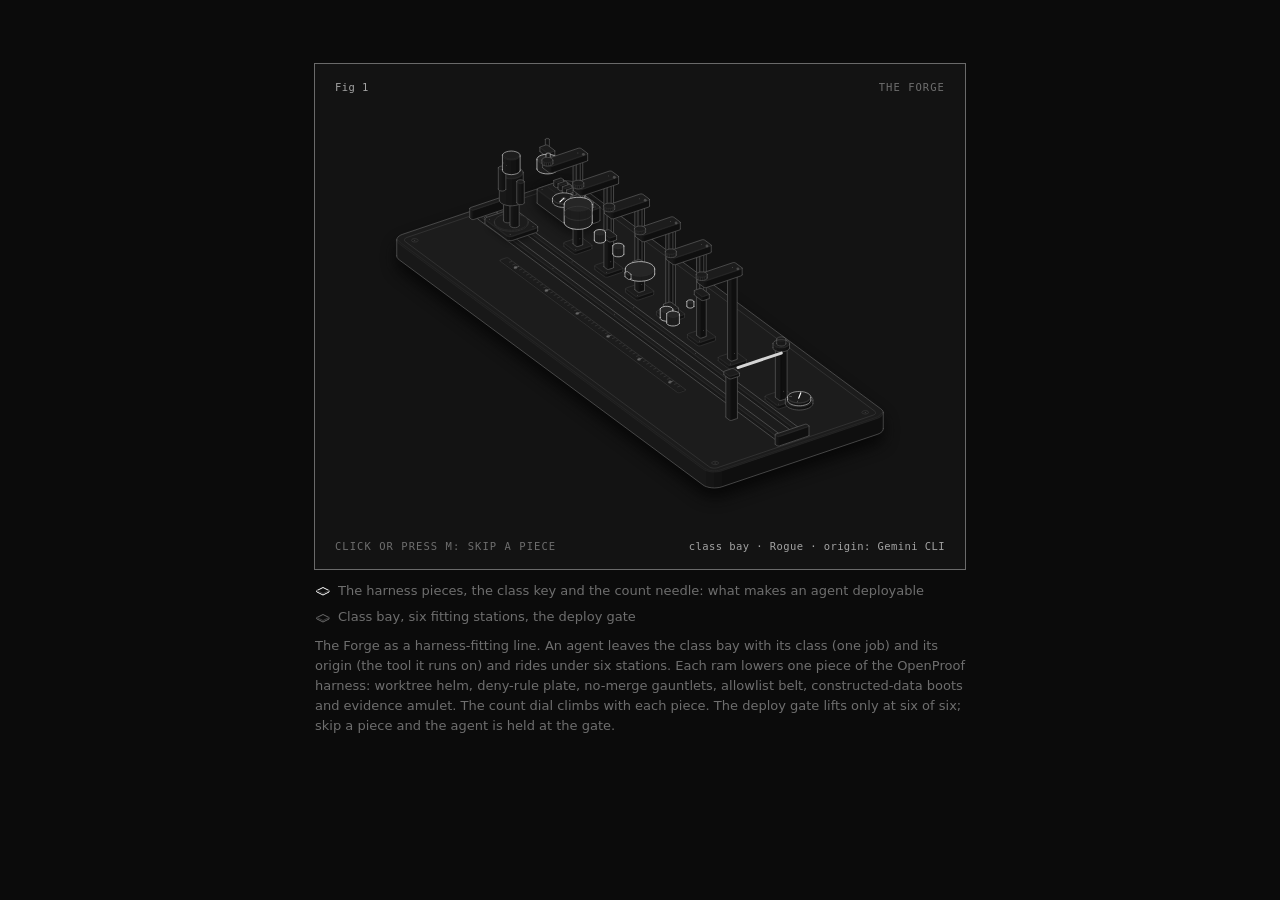
<file: docs/media/forge-anatomy.html>
<!doctype html><html lang="en"><head><meta charset="utf-8"><meta name="viewport" content="width=device-width, initial-scale=1"><title>Agent Company: the Forge</title><style>
.iso{
  --anatomy-page:#0b0b0b;--anatomy-card:#131313;--anatomy-text:#a3a3a3;--anatomy-strong:#e6e6e6;--anatomy-muted:#6e6e6e;
  --anatomy-paper:#131313;--anatomy-face:#1b1b1b;--anatomy-top:#1c1c1c;
  --anatomy-shade-0:#0f0f0f;--anatomy-shade-1:#121212;--anatomy-shade-2:#151515;--anatomy-shade-3:#181818;
  --anatomy-lit-top:#262626;--anatomy-lit-shade:#1d1d1d;
  --anatomy-hi:#d4d4d4;--anatomy-mid:#6a6a6a;--anatomy-lo:#3e3e3e;--anatomy-faint:#2a2a2a;--anatomy-lit:#ffffff;
  --anatomy-halo:#050505;--anatomy-halo-opacity:.9;--anatomy-dot:#e6e6e6;
  --anatomy-red:#ff6b6b;--anatomy-green:#6be0a0;--anatomy-blue:#6b9bff;
  --anatomy-weight:.6px;--anatomy-ease:cubic-bezier(.32,.72,0,1);
  --anatomy-mono:ui-monospace,"SF Mono",Menlo,Consolas,monospace;
  --anatomy-lift:inset 0 1px 0 0 #ffffff0a,inset 0 0 0 1px #ffffff06,0 0 0 1px #00000026,0 1px 1px -.5px #00000014,0 3px 3px -1.5px #00000014,0 6px 6px -3px #00000014,0 12px 12px -6px #00000014;
}
.iso[data-theme="light"]{
  --anatomy-page:#f2f2ef;--anatomy-card:#fbfbfa;--anatomy-text:#57575a;--anatomy-strong:#18181a;--anatomy-muted:#8c8c90;
  --anatomy-paper:#fbfbfa;--anatomy-face:#ffffff;--anatomy-top:#ffffff;
  --anatomy-shade-0:#dcdcd9;--anatomy-shade-1:#e5e5e2;--anatomy-shade-2:#ededea;--anatomy-shade-3:#f4f4f1;
  --anatomy-lit-top:#ffffff;--anatomy-lit-shade:#eeeeeb;
  --anatomy-hi:#26262a;--anatomy-mid:#8a8a8f;--anatomy-lo:#b4b4b8;--anatomy-faint:#d4d4d6;--anatomy-lit:#000000;
  --anatomy-halo:#8a8a80;--anatomy-halo-opacity:.32;--anatomy-dot:#3a3a3e;
  --anatomy-red:#e5484d;--anatomy-green:#30a46c;--anatomy-blue:#3e63dd;
  --anatomy-lift:inset 0 1px 0 0 #ffffff,0 0 0 1px #0000000f,0 1px 1px -.5px #0000000a,0 3px 3px -1.5px #0000000a,0 6px 6px -3px #0000000a,0 12px 12px -6px #0000000a;
}
.iso-svg{display:block;width:100%;height:auto;overflow:visible}
.iso-svg path,.iso-svg circle{vector-effect:non-scaling-stroke}
.iso-fill{fill:var(--anatomy-paper);stroke:none}
.iso-solid[data-lit]>.iso-fill{fill:var(--anatomy-face)}
.iso-shade,.iso-top{stroke:none}
.iso-shade[data-shade="0"]{fill:var(--anatomy-shade-0)}
.iso-shade[data-shade="1"]{fill:var(--anatomy-shade-1)}
.iso-shade[data-shade="2"]{fill:var(--anatomy-shade-2)}
.iso-shade[data-shade="3"]{fill:var(--anatomy-shade-3)}
.iso-top{fill:var(--anatomy-top)}
.iso-solid[data-lit]>.iso-top{fill:var(--anatomy-lit-top)}
.iso-solid[data-lit]>.iso-shade{fill:var(--anatomy-lit-shade)}
.iso-solid[data-seamless]>.iso-shade,.iso-solid[data-seamless]>.iso-top{stroke-width:.4;stroke-linejoin:round}
.iso-solid[data-seamless]>.iso-shade[data-shade="0"]{stroke:var(--anatomy-shade-0)}
.iso-solid[data-seamless]>.iso-shade[data-shade="1"]{stroke:var(--anatomy-shade-1)}
.iso-solid[data-seamless]>.iso-shade[data-shade="2"]{stroke:var(--anatomy-shade-2)}
.iso-solid[data-seamless]>.iso-shade[data-shade="3"]{stroke:var(--anatomy-shade-3)}
.iso-solid[data-seamless]>.iso-top{stroke:var(--anatomy-top)}
.iso-solid[data-seamless][data-lit]>.iso-top{stroke:var(--anatomy-lit-top)}
.iso-solid[data-seamless][data-lit]>.iso-shade{stroke:var(--anatomy-lit-shade)}
.iso-solid[data-lit]>.iso-edge{stroke:var(--anatomy-lit)}
.iso-halo{fill:var(--anatomy-halo);stroke:none;filter:blur(9px);opacity:var(--anatomy-halo-opacity);transform:translateY(3px)}
.iso-line{fill:none;stroke:var(--anatomy-lo);stroke-width:var(--anatomy-weight);stroke-linecap:round;stroke-linejoin:round}
.iso-line[data-tone="hi"]{stroke:var(--anatomy-hi)}
.iso-line[data-tone="mid"]{stroke:var(--anatomy-mid)}
.iso-line[data-tone="lo"]{stroke:var(--anatomy-lo)}
.iso-line[data-tone="faint"]{stroke:var(--anatomy-faint)}
.iso-line[data-tone="lit"]{stroke:var(--anatomy-lit)}
.iso-line[data-tone="red"]{stroke:var(--anatomy-red)}
.iso-line[data-tone="green"]{stroke:var(--anatomy-green)}
.iso-line[data-tone="blue"]{stroke:var(--anatomy-blue)}
.iso-line[data-dotted]{stroke-dasharray:.01 3.5;stroke-width:1}
.iso-line[data-dashed]{stroke-dasharray:3 3}
.iso-line[data-flow]{stroke-dasharray:2 6}
.iso-wire-end{fill:var(--anatomy-paper);stroke:var(--anatomy-lo);stroke-width:var(--anatomy-weight)}
.iso-wire[data-tone="hi"] .iso-wire-end{stroke:var(--anatomy-hi)}
.iso-wire[data-tone="mid"] .iso-wire-end{stroke:var(--anatomy-mid)}
.iso-wire[data-tone="faint"] .iso-wire-end{stroke:var(--anatomy-faint)}
.iso-wire[data-tone="lit"] .iso-wire-end{stroke:var(--anatomy-lit)}
.iso-dots circle{fill:var(--anatomy-dot);stroke:none;opacity:.32}
.iso-dots[data-tone="hi"] circle{opacity:.85}
.iso-dots[data-tone="mid"] circle{opacity:.45}
.iso-dots[data-tone="lo"] circle{opacity:.22}
.iso-dots[data-tone="faint"] circle{opacity:.12}
.iso-face-text{fill:var(--anatomy-mid);font-family:var(--anatomy-mono);letter-spacing:.04em}
.iso-face-text[data-tone="hi"]{fill:var(--anatomy-hi)}
.iso-face-text[data-tone="lo"]{fill:var(--anatomy-lo)}
.iso-face-text[data-tone="faint"]{fill:var(--anatomy-faint)}
.tb-body{fill:var(--anatomy-shade-2);stroke:none}
.tb-shine{fill:var(--anatomy-top);stroke:none}
.tb-shade{fill:var(--anatomy-shade-0);stroke:none}
.tb-ring{fill:none;stroke:var(--anatomy-lo);stroke-width:.45;stroke-linecap:butt;stroke-linejoin:round}
.tb-ring[data-tone="mid"]{stroke:var(--anatomy-mid)}
.tb-ring[data-tone="faint"]{stroke:var(--anatomy-faint)}
.tb-ring[data-tone="hi"]{stroke:var(--anatomy-hi)}
@keyframes iso-flow{to{stroke-dashoffset:-32}}
@keyframes iso-pulse{0%,100%{opacity:.18}12%{opacity:1}40%{opacity:.18}}
.iso-line[data-flow]{animation:iso-flow 1600ms linear infinite}
.iso-dots circle[data-pulse]{animation:iso-pulse 1600ms steps(1,end) infinite;animation-delay:var(--pulse-at,0ms)}
.iso-figure{margin:32px 0 36px}
.iso-plate{position:relative;padding:52px 24px;border-radius:0;background:var(--anatomy-card);box-shadow:0 0 0 1px var(--anatomy-mid);--anatomy-paper:var(--anatomy-card)}
.iso-plate-corners{position:absolute;inset:18px 20px;pointer-events:none}
.iso-plate-corner{position:absolute;color:var(--anatomy-muted);font-family:var(--anatomy-mono);font-size:10.5px;line-height:1;letter-spacing:.04em;white-space:nowrap}
.iso-plate-corner[data-corner="fig"]{top:0;left:0;color:var(--anatomy-text)}
.iso-plate-corner[data-corner="title"]{top:0;right:0;text-transform:uppercase;letter-spacing:.1em}
.iso-plate-corner[data-corner="hint"]{bottom:0;left:0;text-transform:uppercase;letter-spacing:.1em}
.iso-plate-corner[data-corner="readout"]{right:0;bottom:0;color:var(--anatomy-text);font-variant-numeric:tabular-nums}
.iso-plate .iso-svg{margin:0 auto}
.iso-legend{display:grid;gap:8px;margin-top:12px;color:var(--anatomy-muted);font-size:13px;line-height:1.55}
.iso-keys{display:flex;flex-wrap:wrap;gap:6px 18px}
.iso-key{display:inline-flex;align-items:center;gap:7px}
.iso-swatch{width:16px;height:10px;flex:none;overflow:visible}
.iso-swatch path{fill:none;stroke:var(--anatomy-hi);stroke-width:1;vector-effect:non-scaling-stroke;stroke-linejoin:round;stroke-linecap:round}
.iso-swatch[data-mark="raised"] path,.iso-swatch[data-mark="flat"] path{stroke:var(--anatomy-mid)}
.iso-swatch[data-mark="lit"] path{stroke:var(--anatomy-lit)}
.iso-swatch[data-mark="dim"] path{stroke:var(--anatomy-lo)}
.iso-swatch[data-mark="dotted"] path{stroke-dasharray:.01 3;stroke-width:1.4}
.iso-swatch[data-mark="dashed"] path{stroke-dasharray:3 2.5}
.iso-swatch[data-mark="red"] path{stroke:var(--anatomy-red)}
.iso-swatch[data-mark="green"] path{stroke:var(--anatomy-green)}
.iso-swatch[data-mark="blue"] path{stroke:var(--anatomy-blue)}
.iso-swatch-crease{stroke:var(--anatomy-lo)!important}
@media (max-width:560px){.iso-plate{padding:48px 12px 70px}.iso-plate-corner[data-corner="hint"]{bottom:18px}}
@media (prefers-reduced-motion:reduce){.iso-line[data-flow],.iso-dots circle[data-pulse]{animation:none}}

*{box-sizing:border-box}
html{color-scheme:dark}
body[data-theme="light"]{color-scheme:light}
body{margin:0;background:var(--anatomy-page);color:var(--anatomy-text);font:14px/1.6 ui-sans-serif,system-ui,-apple-system,"Segoe UI",sans-serif;-webkit-font-smoothing:antialiased}
.iso-page{width:min(650px,100% - 32px);margin:64px auto 96px}
</style></head><body class="iso" data-theme="dark"><main class="iso-page"><figure class="iso-figure"><div class="iso-plate"><div class="iso-plate-corners" aria-hidden="true"><span class="iso-plate-corner" data-corner="fig">Fig 1</span><span class="iso-plate-corner" data-corner="title">The Forge</span><span class="iso-plate-corner" data-corner="hint">Click or press M: skip a piece</span><span class="iso-plate-corner" data-corner="readout" data-readout>class bay · Rogue · origin: Gemini CLI</span></div><div class="iso-stage" tabindex="0" role="button" aria-label="The Forge harness-fitting line. Press M, Enter or Space, or click, to skip one piece and see the gate refuse"><svg xmlns="http://www.w3.org/2000/svg" class="iso-svg" viewBox="0 0 660 440" role="img" aria-label="The Forge drawn as a harness-fitting line. A small agent figure rides a carriage out of a class bay, with a rack of eight class keys and an origin selector, under six fitting stations. Each station's ram lowers one piece of the OpenProof harness onto the figure: helm, plate, gauntlets, belt, boots and amulet. A count dial on the gate post climbs with each piece, and the deploy gate's boom lifts only when all six are on."><path class="iso-halo" d="M63.3 143.2L63.6 141.7L64.4 140.3L65.8 139L67.7 137.8L70 136.9L240.1 79.5L242.7 78.8L245.6 78.4L248.5 78.2L251.5 78.3L254.3 78.8L256.9 79.5L259.2 80.4L261.1 81.5L594.1 328.4L595.5 329.7L596.4 331.1L596.7 332.6L596.7 350.1L596.4 351.6L595.6 353L594.2 354.3L592.3 355.4L590 356.4L419.9 413.8L417.3 414.5L414.4 414.9L411.5 415.1L408.5 414.9L405.7 414.5L403.1 413.8L400.8 412.9L398.9 411.7L65.9 164.9L64.5 163.6L63.6 162.1L63.3 160.7Z"/><g class="iso-solid"><path class="iso-fill" d="M227.4 120.2L228 118.8L229.2 117.4L231 116.2L233.3 115.2L236 114.5L238.9 114.1L241.9 114.1L244.9 114.4L247.6 115L250.1 115.9L252 117L253.4 118.3L254.2 119.8L254.3 121.3L254.3 123.6L253.7 125.1L252.5 126.5L250.7 127.7L248.4 128.7L245.7 129.4L242.8 129.8L239.8 129.8L236.8 129.5L234.1 128.9L231.6 128L229.7 126.9L228.3 125.5L227.5 124.1L227.4 122.6Z"/><path class="iso-shade" data-shade="0" d="M254.3 123.6L253.7 125.1L253.7 122.8L254.3 121.3ZM253.7 125.1L252.5 126.5L252.5 124.2L253.7 122.8ZM252.5 126.5L250.7 127.7L250.7 125.4L252.5 124.2ZM250.7 127.7L248.4 128.7L248.4 126.4L250.7 125.4Z"/><path class="iso-shade" data-shade="1" d="M248.4 128.7L245.7 129.4L245.7 127L248.4 126.4ZM245.7 129.4L242.8 129.8L242.8 127.4L245.7 127ZM242.8 129.8L239.8 129.8L239.8 127.5L242.8 127.4Z"/><path class="iso-shade" data-shade="2" d="M239.8 129.8L236.8 129.5L236.8 127.2L239.8 127.5ZM236.8 129.5L234.1 128.9L234.1 126.6L236.8 127.2Z"/><path class="iso-shade" data-shade="3" d="M234.1 128.9L231.6 128L231.6 125.7L234.1 126.6ZM231.6 128L229.7 126.9L229.7 124.5L231.6 125.7ZM229.7 126.9L228.3 125.5L228.3 123.2L229.7 124.5ZM228.3 125.5L227.5 124.1L227.5 121.7L228.3 123.2ZM227.5 124.1L227.4 122.6L227.4 120.2L227.5 121.7Z"/><path class="iso-top" d="M248.4 126.4L245.7 127L242.8 127.4L239.8 127.5L236.8 127.2L234.1 126.6L231.6 125.7L229.7 124.5L228.3 123.2L227.5 121.7L227.4 120.2L228 118.8L229.2 117.4L231 116.2L233.3 115.2L236 114.5L238.9 114.1L241.9 114.1L244.9 114.4L247.6 115L250.1 115.9L252 117L253.4 118.3L254.2 119.8L254.3 121.3L253.7 122.8L252.5 124.2L250.7 125.4Z"/><path class="iso-line iso-crease" data-tone="faint" d="M254.3 121.3L253.7 122.8L252.5 124.2L250.7 125.4L248.4 126.4L245.7 127L242.8 127.4L239.8 127.5L236.8 127.2L234.1 126.6L231.6 125.7L229.7 124.5L228.3 123.2L227.5 121.7L227.4 120.2"/><path class="iso-line iso-edge" data-tone="lo" d="M227.4 120.2L228 118.8L229.2 117.4L231 116.2L233.3 115.2L236 114.5L238.9 114.1L241.9 114.1L244.9 114.4L247.6 115L250.1 115.9L252 117L253.4 118.3L254.2 119.8L254.3 121.3M254.3 123.6L253.7 125.1L252.5 126.5L250.7 127.7L248.4 128.7L245.7 129.4L242.8 129.8L239.8 129.8L236.8 129.5L234.1 128.9L231.6 128L229.7 126.9L228.3 125.5L227.5 124.1L227.4 122.6M227.4 120.2L227.4 122.6M254.3 121.3L254.3 123.6"/></g><g class="iso-solid"><path class="iso-fill" d="M230.8 115.4L231.2 114.3L232.1 113.3L233.5 112.4L235.2 111.6L237.2 111.1L239.4 110.8L241.7 110.8L243.9 111L245.9 111.5L247.8 112.1L249.2 113L250.3 114L250.8 115.1L250.9 116.2L250.9 121.2L250.5 122.3L249.6 123.3L248.2 124.2L246.5 125L244.5 125.5L242.3 125.8L240 125.8L237.8 125.6L235.8 125.1L233.9 124.5L232.5 123.6L231.4 122.6L230.9 121.5L230.8 120.4Z"/><path class="iso-shade" data-shade="0" d="M250.9 121.2L250.5 122.3L250.5 117.3L250.9 116.2ZM250.5 122.3L249.6 123.3L249.6 118.4L250.5 117.3ZM249.6 123.3L248.2 124.2L248.2 119.3L249.6 118.4ZM248.2 124.2L246.5 125L246.5 120L248.2 119.3Z"/><path class="iso-shade" data-shade="1" d="M246.5 125L244.5 125.5L244.5 120.5L246.5 120ZM244.5 125.5L242.3 125.8L242.3 120.8L244.5 120.5ZM242.3 125.8L240 125.8L240 120.8L242.3 120.8Z"/><path class="iso-shade" data-shade="2" d="M240 125.8L237.8 125.6L237.8 120.6L240 120.8ZM237.8 125.6L235.8 125.1L235.8 120.2L237.8 120.6Z"/><path class="iso-shade" data-shade="3" d="M235.8 125.1L233.9 124.5L233.9 119.5L235.8 120.2ZM233.9 124.5L232.5 123.6L232.5 118.6L233.9 119.5ZM232.5 123.6L231.4 122.6L231.4 117.6L232.5 118.6ZM231.4 122.6L230.9 121.5L230.9 116.5L231.4 117.6ZM230.9 121.5L230.8 120.4L230.8 115.4L230.9 116.5Z"/><path class="iso-top" d="M246.5 120L244.5 120.5L242.3 120.8L240 120.8L237.8 120.6L235.8 120.2L233.9 119.5L232.5 118.6L231.4 117.6L230.9 116.5L230.8 115.4L231.2 114.3L232.1 113.3L233.5 112.4L235.2 111.6L237.2 111.1L239.4 110.8L241.7 110.8L243.9 111L245.9 111.5L247.8 112.1L249.2 113L250.3 114L250.8 115.1L250.9 116.2L250.5 117.3L249.6 118.4L248.2 119.3Z"/><path class="iso-line iso-crease" data-tone="faint" d="M250.9 116.2L250.5 117.3L249.6 118.4L248.2 119.3L246.5 120L244.5 120.5L242.3 120.8L240 120.8L237.8 120.6L235.8 120.2L233.9 119.5L232.5 118.6L231.4 117.6L230.9 116.5L230.8 115.4"/><path class="iso-line iso-edge" data-tone="mid" d="M230.8 115.4L231.2 114.3L232.1 113.3L233.5 112.4L235.2 111.6L237.2 111.1L239.4 110.8L241.7 110.8L243.9 111L245.9 111.5L247.8 112.1L249.2 113L250.3 114L250.8 115.1L250.9 116.2M250.9 121.2L250.5 122.3L249.6 123.3L248.2 124.2L246.5 125L244.5 125.5L242.3 125.8L240 125.8L237.8 125.6L235.8 125.1L233.9 124.5L232.5 123.6L231.4 122.6L230.9 121.5L230.8 120.4M230.8 115.4L230.8 120.4M250.9 116.2L250.9 121.2"/></g><g class="iso-solid"><path class="iso-fill" d="M104.7 161.6L105.3 160.1L106.5 158.8L108.3 157.6L110.6 156.6L113.3 155.9L116.2 155.5L119.2 155.5L122.2 155.7L124.9 156.4L127.3 157.3L129.3 158.4L130.7 159.7L131.4 161.2L131.5 162.7L131.5 165L131 166.5L129.7 167.9L127.9 169.1L125.6 170.1L123 170.8L120.1 171.2L117 171.2L114.1 170.9L111.3 170.3L108.9 169.4L107 168.3L105.6 166.9L104.8 165.5L104.7 164Z"/><path class="iso-shade" data-shade="0" d="M131.5 165L131 166.5L131 164.2L131.5 162.7ZM131 166.5L129.7 167.9L129.7 165.6L131 164.2ZM129.7 167.9L127.9 169.1L127.9 166.8L129.7 165.6ZM127.9 169.1L125.6 170.1L125.6 167.7L127.9 166.8Z"/><path class="iso-shade" data-shade="1" d="M125.6 170.1L123 170.8L123 168.4L125.6 167.7ZM123 170.8L120.1 171.2L120.1 168.8L123 168.4ZM120.1 171.2L117 171.2L117 168.9L120.1 168.8Z"/><path class="iso-shade" data-shade="2" d="M117 171.2L114.1 170.9L114.1 168.6L117 168.9ZM114.1 170.9L111.3 170.3L111.3 168L114.1 168.6Z"/><path class="iso-shade" data-shade="3" d="M111.3 170.3L108.9 169.4L108.9 167.1L111.3 168ZM108.9 169.4L107 168.3L107 165.9L108.9 167.1ZM107 168.3L105.6 166.9L105.6 164.6L107 165.9ZM105.6 166.9L104.8 165.5L104.8 163.1L105.6 164.6ZM104.8 165.5L104.7 164L104.7 161.6L104.8 163.1Z"/><path class="iso-top" d="M125.6 167.7L123 168.4L120.1 168.8L117 168.9L114.1 168.6L111.3 168L108.9 167.1L107 165.9L105.6 164.6L104.8 163.1L104.7 161.6L105.3 160.1L106.5 158.8L108.3 157.6L110.6 156.6L113.3 155.9L116.2 155.5L119.2 155.5L122.2 155.7L124.9 156.4L127.3 157.3L129.3 158.4L130.7 159.7L131.4 161.2L131.5 162.7L131 164.2L129.7 165.6L127.9 166.8Z"/><path class="iso-line iso-crease" data-tone="faint" d="M131.5 162.7L131 164.2L129.7 165.6L127.9 166.8L125.6 167.7L123 168.4L120.1 168.8L117 168.9L114.1 168.6L111.3 168L108.9 167.1L107 165.9L105.6 164.6L104.8 163.1L104.7 161.6"/><path class="iso-line iso-edge" data-tone="lo" d="M104.7 161.6L105.3 160.1L106.5 158.8L108.3 157.6L110.6 156.6L113.3 155.9L116.2 155.5L119.2 155.5L122.2 155.7L124.9 156.4L127.3 157.3L129.3 158.4L130.7 159.7L131.4 161.2L131.5 162.7M131.5 165L131 166.5L129.7 167.9L127.9 169.1L125.6 170.1L123 170.8L120.1 171.2L117 171.2L114.1 170.9L111.3 170.3L108.9 169.4L107 168.3L105.6 166.9L104.8 165.5L104.7 164M104.7 161.6L104.7 164M131.5 162.7L131.5 165"/></g><g class="iso-solid"><path class="iso-fill" d="M108.1 156.8L108.5 155.7L109.4 154.7L110.8 153.8L112.5 153L114.5 152.5L116.7 152.2L118.9 152.2L121.1 152.4L123.2 152.9L125 153.5L126.5 154.4L127.5 155.4L128.1 156.5L128.2 157.6L128.2 162.6L127.8 163.7L126.8 164.7L125.5 165.6L123.8 166.3L121.8 166.9L119.6 167.2L117.3 167.2L115.1 167L113 166.5L111.2 165.8L109.8 165L108.7 164L108.1 162.9L108.1 161.8Z"/><path class="iso-shade" data-shade="0" d="M128.2 162.6L127.8 163.7L127.8 158.7L128.2 157.6ZM127.8 163.7L126.8 164.7L126.8 159.8L127.8 158.7ZM126.8 164.7L125.5 165.6L125.5 160.7L126.8 159.8ZM125.5 165.6L123.8 166.3L123.8 161.4L125.5 160.7Z"/><path class="iso-shade" data-shade="1" d="M123.8 166.3L121.8 166.9L121.8 161.9L123.8 161.4ZM121.8 166.9L119.6 167.2L119.6 162.2L121.8 161.9ZM119.6 167.2L117.3 167.2L117.3 162.2L119.6 162.2Z"/><path class="iso-shade" data-shade="2" d="M117.3 167.2L115.1 167L115.1 162L117.3 162.2ZM115.1 167L113 166.5L113 161.6L115.1 162Z"/><path class="iso-shade" data-shade="3" d="M113 166.5L111.2 165.8L111.2 160.9L113 161.6ZM111.2 165.8L109.8 165L109.8 160L111.2 160.9ZM109.8 165L108.7 164L108.7 159L109.8 160ZM108.7 164L108.1 162.9L108.1 157.9L108.7 159ZM108.1 162.9L108.1 161.8L108.1 156.8L108.1 157.9Z"/><path class="iso-top" d="M123.8 161.4L121.8 161.9L119.6 162.2L117.3 162.2L115.1 162L113 161.6L111.2 160.9L109.8 160L108.7 159L108.1 157.9L108.1 156.8L108.5 155.7L109.4 154.7L110.8 153.8L112.5 153L114.5 152.5L116.7 152.2L118.9 152.2L121.1 152.4L123.2 152.9L125 153.5L126.5 154.4L127.5 155.4L128.1 156.5L128.2 157.6L127.8 158.7L126.8 159.8L125.5 160.7Z"/><path class="iso-line iso-crease" data-tone="faint" d="M128.2 157.6L127.8 158.7L126.8 159.8L125.5 160.7L123.8 161.4L121.8 161.9L119.6 162.2L117.3 162.2L115.1 162L113 161.6L111.2 160.9L109.8 160L108.7 159L108.1 157.9L108.1 156.8"/><path class="iso-line iso-edge" data-tone="mid" d="M108.1 156.8L108.5 155.7L109.4 154.7L110.8 153.8L112.5 153L114.5 152.5L116.7 152.2L118.9 152.2L121.1 152.4L123.2 152.9L125 153.5L126.5 154.4L127.5 155.4L128.1 156.5L128.2 157.6M128.2 162.6L127.8 163.7L126.8 164.7L125.5 165.6L123.8 166.3L121.8 166.9L119.6 167.2L117.3 167.2L115.1 167L113 166.5L111.2 165.8L109.8 165L108.7 164L108.1 162.9L108.1 161.8M108.1 156.8L108.1 161.8M128.2 157.6L128.2 162.6"/></g><g class="iso-solid"><path class="iso-fill" d="M528.5 343.4L529 341.9L530.3 340.5L532.1 339.3L534.4 338.3L537 337.6L539.9 337.3L543 337.2L545.9 337.5L548.7 338.1L551.1 339L553 340.2L554.4 341.5L555.2 342.9L555.3 344.5L555.3 346.8L554.7 348.3L553.5 349.6L551.7 350.9L549.4 351.8L546.7 352.5L543.8 352.9L540.8 353L537.8 352.7L535.1 352.1L532.7 351.2L530.7 350L529.3 348.7L528.6 347.2L528.5 345.7Z"/><path class="iso-shade" data-shade="0" d="M555.3 346.8L554.7 348.3L554.7 345.9L555.3 344.5ZM554.7 348.3L553.5 349.6L553.5 347.3L554.7 345.9ZM553.5 349.6L551.7 350.9L551.7 348.5L553.5 347.3ZM551.7 350.9L549.4 351.8L549.4 349.5L551.7 348.5Z"/><path class="iso-shade" data-shade="1" d="M549.4 351.8L546.7 352.5L546.7 350.2L549.4 349.5ZM546.7 352.5L543.8 352.9L543.8 350.6L546.7 350.2ZM543.8 352.9L540.8 353L540.8 350.6L543.8 350.6Z"/><path class="iso-shade" data-shade="2" d="M540.8 353L537.8 352.7L537.8 350.3L540.8 350.6ZM537.8 352.7L535.1 352.1L535.1 349.7L537.8 350.3Z"/><path class="iso-shade" data-shade="3" d="M535.1 352.1L532.7 351.2L532.7 348.8L535.1 349.7ZM532.7 351.2L530.7 350L530.7 347.7L532.7 348.8ZM530.7 350L529.3 348.7L529.3 346.3L530.7 347.7ZM529.3 348.7L528.6 347.2L528.6 344.9L529.3 346.3ZM528.6 347.2L528.5 345.7L528.5 343.4L528.6 344.9Z"/><path class="iso-top" d="M549.4 349.5L546.7 350.2L543.8 350.6L540.8 350.6L537.8 350.3L535.1 349.7L532.7 348.8L530.7 347.7L529.3 346.3L528.6 344.9L528.5 343.4L529 341.9L530.3 340.5L532.1 339.3L534.4 338.3L537 337.6L539.9 337.3L543 337.2L545.9 337.5L548.7 338.1L551.1 339L553 340.2L554.4 341.5L555.2 342.9L555.3 344.5L554.7 345.9L553.5 347.3L551.7 348.5Z"/><path class="iso-line iso-crease" data-tone="faint" d="M555.3 344.5L554.7 345.9L553.5 347.3L551.7 348.5L549.4 349.5L546.7 350.2L543.8 350.6L540.8 350.6L537.8 350.3L535.1 349.7L532.7 348.8L530.7 347.7L529.3 346.3L528.6 344.9L528.5 343.4"/><path class="iso-line iso-edge" data-tone="lo" d="M528.5 343.4L529 341.9L530.3 340.5L532.1 339.3L534.4 338.3L537 337.6L539.9 337.3L543 337.2L545.9 337.5L548.7 338.1L551.1 339L553 340.2L554.4 341.5L555.2 342.9L555.3 344.5M555.3 346.8L554.7 348.3L553.5 349.6L551.7 350.9L549.4 351.8L546.7 352.5L543.8 352.9L540.8 353L537.8 352.7L535.1 352.1L532.7 351.2L530.7 350L529.3 348.7L528.6 347.2L528.5 345.7M528.5 343.4L528.5 345.7M555.3 344.5L555.3 346.8"/></g><g class="iso-solid"><path class="iso-fill" d="M531.8 338.6L532.2 337.5L533.2 336.4L534.5 335.5L536.2 334.8L538.2 334.3L540.4 334L542.7 333.9L544.9 334.1L547 334.6L548.8 335.3L550.2 336.1L551.3 337.1L551.9 338.2L551.9 339.4L551.9 344.3L551.5 345.4L550.6 346.5L549.2 347.4L547.5 348.1L545.5 348.6L543.3 348.9L541.1 348.9L538.9 348.7L536.8 348.3L535 347.6L533.5 346.7L532.5 345.7L531.9 344.6L531.8 343.5Z"/><path class="iso-shade" data-shade="0" d="M551.9 344.3L551.5 345.4L551.5 340.5L551.9 339.4ZM551.5 345.4L550.6 346.5L550.6 341.5L551.5 340.5ZM550.6 346.5L549.2 347.4L549.2 342.4L550.6 341.5ZM549.2 347.4L547.5 348.1L547.5 343.1L549.2 342.4Z"/><path class="iso-shade" data-shade="1" d="M547.5 348.1L545.5 348.6L545.5 343.7L547.5 343.1ZM545.5 348.6L543.3 348.9L543.3 344L545.5 343.7ZM543.3 348.9L541.1 348.9L541.1 344L543.3 344Z"/><path class="iso-shade" data-shade="2" d="M541.1 348.9L538.9 348.7L538.9 343.8L541.1 344ZM538.9 348.7L536.8 348.3L536.8 343.3L538.9 343.8Z"/><path class="iso-shade" data-shade="3" d="M536.8 348.3L535 347.6L535 342.6L536.8 343.3ZM535 347.6L533.5 346.7L533.5 341.8L535 342.6ZM533.5 346.7L532.5 345.7L532.5 340.8L533.5 341.8ZM532.5 345.7L531.9 344.6L531.9 339.7L532.5 340.8ZM531.9 344.6L531.8 343.5L531.8 338.6L531.9 339.7Z"/><path class="iso-top" d="M547.5 343.1L545.5 343.7L543.3 344L541.1 344L538.9 343.8L536.8 343.3L535 342.6L533.5 341.8L532.5 340.8L531.9 339.7L531.8 338.6L532.2 337.5L533.2 336.4L534.5 335.5L536.2 334.8L538.2 334.3L540.4 334L542.7 333.9L544.9 334.1L547 334.6L548.8 335.3L550.2 336.1L551.3 337.1L551.9 338.2L551.9 339.4L551.5 340.5L550.6 341.5L549.2 342.4Z"/><path class="iso-line iso-crease" data-tone="faint" d="M551.9 339.4L551.5 340.5L550.6 341.5L549.2 342.4L547.5 343.1L545.5 343.7L543.3 344L541.1 344L538.9 343.8L536.8 343.3L535 342.6L533.5 341.8L532.5 340.8L531.9 339.7L531.8 338.6"/><path class="iso-line iso-edge" data-tone="mid" d="M531.8 338.6L532.2 337.5L533.2 336.4L534.5 335.5L536.2 334.8L538.2 334.3L540.4 334L542.7 333.9L544.9 334.1L547 334.6L548.8 335.3L550.2 336.1L551.3 337.1L551.9 338.2L551.9 339.4M551.9 344.3L551.5 345.4L550.6 346.5L549.2 347.4L547.5 348.1L545.5 348.6L543.3 348.9L541.1 348.9L538.9 348.7L536.8 348.3L535 347.6L533.5 346.7L532.5 345.7L531.9 344.6L531.8 343.5M531.8 338.6L531.8 343.5M551.9 339.4L551.9 344.3"/></g><g class="iso-solid"><path class="iso-fill" d="M405.7 384.8L406.3 383.3L407.5 381.9L409.3 380.7L411.6 379.7L414.3 379L417.2 378.7L420.2 378.6L423.2 378.9L425.9 379.5L428.4 380.4L430.3 381.5L431.7 382.9L432.5 384.3L432.6 385.8L432.6 388.2L432 389.7L430.8 391L429 392.2L426.7 393.2L424 393.9L421.1 394.3L418.1 394.3L415.1 394.1L412.4 393.5L409.9 392.6L408 391.4L406.6 390.1L405.8 388.6L405.7 387.1Z"/><path class="iso-shade" data-shade="0" d="M432.6 388.2L432 389.7L432 387.3L432.6 385.8ZM432 389.7L430.8 391L430.8 388.7L432 387.3ZM430.8 391L429 392.2L429 389.9L430.8 388.7ZM429 392.2L426.7 393.2L426.7 390.9L429 389.9Z"/><path class="iso-shade" data-shade="1" d="M426.7 393.2L424 393.9L424 391.6L426.7 390.9ZM424 393.9L421.1 394.3L421.1 392L424 391.6ZM421.1 394.3L418.1 394.3L418.1 392L421.1 392Z"/><path class="iso-shade" data-shade="2" d="M418.1 394.3L415.1 394.1L415.1 391.7L418.1 392ZM415.1 394.1L412.4 393.5L412.4 391.1L415.1 391.7Z"/><path class="iso-shade" data-shade="3" d="M412.4 393.5L409.9 392.6L409.9 390.2L412.4 391.1ZM409.9 392.6L408 391.4L408 389.1L409.9 390.2ZM408 391.4L406.6 390.1L406.6 387.7L408 389.1ZM406.6 390.1L405.8 388.6L405.8 386.3L406.6 387.7ZM405.8 388.6L405.7 387.1L405.7 384.8L405.8 386.3Z"/><path class="iso-top" d="M426.7 390.9L424 391.6L421.1 392L418.1 392L415.1 391.7L412.4 391.1L409.9 390.2L408 389.1L406.6 387.7L405.8 386.3L405.7 384.8L406.3 383.3L407.5 381.9L409.3 380.7L411.6 379.7L414.3 379L417.2 378.7L420.2 378.6L423.2 378.9L425.9 379.5L428.4 380.4L430.3 381.5L431.7 382.9L432.5 384.3L432.6 385.8L432 387.3L430.8 388.7L429 389.9Z"/><path class="iso-line iso-crease" data-tone="faint" d="M432.6 385.8L432 387.3L430.8 388.7L429 389.9L426.7 390.9L424 391.6L421.1 392L418.1 392L415.1 391.7L412.4 391.1L409.9 390.2L408 389.1L406.6 387.7L405.8 386.3L405.7 384.8"/><path class="iso-line iso-edge" data-tone="lo" d="M405.7 384.8L406.3 383.3L407.5 381.9L409.3 380.7L411.6 379.7L414.3 379L417.2 378.7L420.2 378.6L423.2 378.9L425.9 379.5L428.4 380.4L430.3 381.5L431.7 382.9L432.5 384.3L432.6 385.8M432.6 388.2L432 389.7L430.8 391L429 392.2L426.7 393.2L424 393.9L421.1 394.3L418.1 394.3L415.1 394.1L412.4 393.5L409.9 392.6L408 391.4L406.6 390.1L405.8 388.6L405.7 387.1M405.7 384.8L405.7 387.1M432.6 385.8L432.6 388.2"/></g><g class="iso-solid"><path class="iso-fill" d="M409.1 380L409.5 378.8L410.4 377.8L411.8 376.9L413.5 376.2L415.5 375.6L417.7 375.4L420 375.3L422.2 375.5L424.2 376L426.1 376.7L427.5 377.5L428.6 378.5L429.1 379.6L429.2 380.8L429.2 385.7L428.8 386.8L427.9 387.9L426.5 388.8L424.8 389.5L422.8 390L420.6 390.3L418.3 390.3L416.1 390.1L414.1 389.7L412.2 389L410.8 388.1L409.7 387.1L409.2 386L409.1 384.9Z"/><path class="iso-shade" data-shade="0" d="M429.2 385.7L428.8 386.8L428.8 381.9L429.2 380.8ZM428.8 386.8L427.9 387.9L427.9 382.9L428.8 381.9ZM427.9 387.9L426.5 388.8L426.5 383.8L427.9 382.9ZM426.5 388.8L424.8 389.5L424.8 384.5L426.5 383.8Z"/><path class="iso-shade" data-shade="1" d="M424.8 389.5L422.8 390L422.8 385.1L424.8 384.5ZM422.8 390L420.6 390.3L420.6 385.3L422.8 385.1ZM420.6 390.3L418.3 390.3L418.3 385.4L420.6 385.3Z"/><path class="iso-shade" data-shade="2" d="M418.3 390.3L416.1 390.1L416.1 385.2L418.3 385.4ZM416.1 390.1L414.1 389.7L414.1 384.7L416.1 385.2Z"/><path class="iso-shade" data-shade="3" d="M414.1 389.7L412.2 389L412.2 384L414.1 384.7ZM412.2 389L410.8 388.1L410.8 383.2L412.2 384ZM410.8 388.1L409.7 387.1L409.7 382.2L410.8 383.2ZM409.7 387.1L409.2 386L409.2 381.1L409.7 382.2ZM409.2 386L409.1 384.9L409.1 380L409.2 381.1Z"/><path class="iso-top" d="M424.8 384.5L422.8 385.1L420.6 385.3L418.3 385.4L416.1 385.2L414.1 384.7L412.2 384L410.8 383.2L409.7 382.2L409.2 381.1L409.1 380L409.5 378.8L410.4 377.8L411.8 376.9L413.5 376.2L415.5 375.6L417.7 375.4L420 375.3L422.2 375.5L424.2 376L426.1 376.7L427.5 377.5L428.6 378.5L429.1 379.6L429.2 380.8L428.8 381.9L427.9 382.9L426.5 383.8Z"/><path class="iso-line iso-crease" data-tone="faint" d="M429.2 380.8L428.8 381.9L427.9 382.9L426.5 383.8L424.8 384.5L422.8 385.1L420.6 385.3L418.3 385.4L416.1 385.2L414.1 384.7L412.2 384L410.8 383.2L409.7 382.2L409.2 381.1L409.1 380"/><path class="iso-line iso-edge" data-tone="mid" d="M409.1 380L409.5 378.8L410.4 377.8L411.8 376.9L413.5 376.2L415.5 375.6L417.7 375.4L420 375.3L422.2 375.5L424.2 376L426.1 376.7L427.5 377.5L428.6 378.5L429.1 379.6L429.2 380.8M429.2 385.7L428.8 386.8L427.9 387.9L426.5 388.8L424.8 389.5L422.8 390L420.6 390.3L418.3 390.3L416.1 390.1L414.1 389.7L412.2 389L410.8 388.1L409.7 387.1L409.2 386L409.1 384.9M409.1 380L409.1 384.9M429.2 380.8L429.2 385.7"/></g><g class="iso-solid"><path class="iso-fill" d="M63.3 135.9L63.6 134.4L64.4 133L65.8 131.7L67.7 130.5L70 129.6L240.1 72.2L242.7 71.5L245.6 71.1L248.5 70.9L251.5 71.1L254.3 71.5L256.9 72.2L259.2 73.1L261.1 74.3L594.1 321.1L595.5 322.4L596.4 323.8L596.7 325.3L596.7 342.8L596.4 344.3L595.6 345.7L594.2 347L592.3 348.2L590 349.1L419.9 406.5L417.3 407.2L414.4 407.6L411.5 407.8L408.5 407.6L405.7 407.2L403.1 406.5L400.8 405.6L398.9 404.4L65.9 157.6L64.5 156.3L63.6 154.9L63.3 153.4Z"/><path class="iso-shade" data-shade="0" d="M596.7 342.8L596.4 344.3L596.4 326.8L596.7 325.3ZM596.4 344.3L595.6 345.7L595.6 328.2L596.4 326.8ZM595.6 345.7L594.2 347L594.2 329.5L595.6 328.2ZM594.2 347L592.3 348.2L592.3 330.7L594.2 329.5ZM592.3 348.2L590 349.1L590 331.6L592.3 330.7ZM590 349.1L419.9 406.5L419.9 389L590 331.6Z"/><path class="iso-shade" data-shade="1" d="M419.9 406.5L417.3 407.2L417.3 389.7L419.9 389ZM417.3 407.2L414.4 407.6L414.4 390.1L417.3 389.7ZM414.4 407.6L411.5 407.8L411.5 390.3L414.4 390.1Z"/><path class="iso-shade" data-shade="2" d="M411.5 407.8L408.5 407.6L408.5 390.2L411.5 390.3ZM408.5 407.6L405.7 407.2L405.7 389.7L408.5 390.2ZM405.7 407.2L403.1 406.5L403.1 389L405.7 389.7Z"/><path class="iso-shade" data-shade="3" d="M403.1 406.5L400.8 405.6L400.8 388.1L403.1 389ZM400.8 405.6L398.9 404.4L398.9 387L400.8 388.1ZM398.9 404.4L65.9 157.6L65.9 140.1L398.9 387ZM65.9 157.6L64.5 156.3L64.5 138.8L65.9 140.1ZM64.5 156.3L63.6 154.9L63.6 137.4L64.5 138.8ZM63.6 154.9L63.3 153.4L63.3 135.9L63.6 137.4Z"/><path class="iso-top" d="M594.1 321.1L595.5 322.4L596.4 323.8L596.7 325.3L596.4 326.8L595.6 328.2L594.2 329.5L592.3 330.7L590 331.6L419.9 389L417.3 389.7L414.4 390.1L411.5 390.3L408.5 390.2L405.7 389.7L403.1 389L400.8 388.1L398.9 387L65.9 140.1L64.5 138.8L63.6 137.4L63.3 135.9L63.6 134.4L64.4 133L65.8 131.7L67.7 130.5L70 129.6L240.1 72.2L242.7 71.5L245.6 71.1L248.5 70.9L251.5 71.1L254.3 71.5L256.9 72.2L259.2 73.1L261.1 74.3Z"/><path class="iso-line iso-crease" data-tone="faint" d="M596.7 325.3L596.4 326.8L595.6 328.2L594.2 329.5L592.3 330.7L590 331.6L419.9 389L417.3 389.7L414.4 390.1L411.5 390.3L408.5 390.2L405.7 389.7L403.1 389L400.8 388.1L398.9 387L65.9 140.1L64.5 138.8L63.6 137.4L63.3 135.9"/><path class="iso-line iso-bevel" data-tone="faint" d="M596.7 325.3L593.8 326.5L593.1 327.7L592 328.8L590.4 329.7L588.4 330.5L418.5 387.8L416.2 388.5L413.9 388.8L411.5 388.9L409.1 388.8L406.7 388.5L404.6 387.9L402.7 387.1L401 386.2L68.2 139.4L66.9 138.3L66.2 137.1L63.3 135.9"/><path class="iso-line iso-edge" data-tone="mid" d="M63.3 135.9L63.6 134.4L64.4 133L65.8 131.7L67.7 130.5L70 129.6L240.1 72.2L242.7 71.5L245.6 71.1L248.5 70.9L251.5 71.1L254.3 71.5L256.9 72.2L259.2 73.1L261.1 74.3L594.1 321.1L595.5 322.4L596.4 323.8L596.7 325.3M596.7 342.8L596.4 344.3L595.6 345.7L594.2 347L592.3 348.2L590 349.1L419.9 406.5L417.3 407.2L414.4 407.6L411.5 407.8L408.5 407.6L405.7 407.2L403.1 406.5L400.8 405.6L398.9 404.4L65.9 157.6L64.5 156.3L63.6 154.9L63.3 153.4M596.7 325.3L596.7 342.8M63.3 135.9L63.3 153.4"/></g><path class="iso-line" data-tone="lo" d="M587.2 323.5L587.8 324L588.2 324.7L588.3 325.3L588.2 326L587.8 326.6L587.2 327.2L586.4 327.7L585.3 328.1L415.2 385.5L414 385.8L412.8 386L411.5 386.1L410.1 386L408.9 385.8L407.7 385.5L406.7 385.1L405.9 384.6L72.8 137.8L72.2 137.2L71.8 136.5L71.7 135.9L71.8 135.2L72.2 134.6L72.8 134L73.6 133.5L74.7 133.1L244.8 75.7L246 75.4L247.2 75.2L248.5 75.1L249.9 75.2L251.1 75.4L252.3 75.7L253.3 76.1L254.1 76.6Z"/><path class="iso-line" data-tone="lo" d="M249.7 82.4L248.4 82.6L247 82.6L245.6 82.4L244.6 81.9L244 81.2L244 80.5L244.6 79.8L245.6 79.3L246.9 79L248.4 79L249.7 79.3L250.7 79.8L251.3 80.5L251.3 81.2L250.7 81.8ZM579 326.4L577.6 326.7L576.2 326.7L574.9 326.4L573.8 325.9L573.3 325.3L573.3 324.5L573.8 323.9L574.8 323.4L576.2 323.1L577.6 323.1L579 323.3L580 323.9L580.5 324.5L580.5 325.2L580 325.9ZM85.2 137.9L83.8 138.1L82.4 138.1L81 137.9L80 137.4L79.5 136.7L79.5 136L80 135.3L81 134.8L82.4 134.5L83.8 134.5L85.1 134.8L86.2 135.3L86.7 136L86.7 136.7L86.2 137.3ZM414.4 381.9L413.1 382.2L411.6 382.2L410.3 381.9L409.3 381.4L408.7 380.8L408.7 380L409.3 379.4L410.3 378.9L411.6 378.6L413 378.6L414.4 378.8L415.4 379.4L416 380L416 380.7L415.4 381.4Z"/><g class="iso-dots" data-tone="mid"><circle cx="247.7" cy="80.8" r="0.45"/><circle cx="576.9" cy="324.9" r="0.45"/><circle cx="83.1" cy="136.3" r="0.45"/><circle cx="412.3" cy="380.4" r="0.45"/></g><g class="iso-solid"><path class="iso-fill" d="M176.8 158.1L177 157.7L177.6 157.4L183.2 155.5L184 155.3L184.8 155.4L185.5 155.7L379.3 299.4L379.6 299.8L379.6 300.6L379.4 301.1L378.8 301.4L373.2 303.3L372.4 303.4L371.6 303.3L370.9 303L177.1 159.4L176.8 159Z"/><path class="iso-shade" data-shade="0" d="M379.6 300.6L379.4 301.1L379.4 300.2L379.6 299.8ZM379.4 301.1L378.8 301.4L378.8 300.5L379.4 300.2ZM378.8 301.4L373.2 303.3L373.2 302.4L378.8 300.5Z"/><path class="iso-shade" data-shade="1" d="M373.2 303.3L372.4 303.4L372.4 302.5L373.2 302.4Z"/><path class="iso-shade" data-shade="2" d="M372.4 303.4L371.6 303.3L371.6 302.5L372.4 302.5Z"/><path class="iso-shade" data-shade="3" d="M371.6 303.3L370.9 303L370.9 302.2L371.6 302.5ZM370.9 303L177.1 159.4L177.1 158.5L370.9 302.2ZM177.1 159.4L176.8 159L176.8 158.1L177.1 158.5Z"/><path class="iso-top" d="M379.3 299.4L379.6 299.8L379.4 300.2L378.8 300.5L373.2 302.4L372.4 302.5L371.6 302.5L370.9 302.2L177.1 158.5L176.8 158.1L177 157.7L177.6 157.4L183.2 155.5L184 155.3L184.8 155.4L185.5 155.7Z"/><path class="iso-line iso-edge" data-tone="lo" d="M176.8 158.1L177 157.7L177.6 157.4L183.2 155.5L184 155.3L184.8 155.4L185.5 155.7L379.3 299.4L379.6 299.8M379.6 300.6L379.4 301.1L378.8 301.4L373.2 303.3L372.4 303.4L371.6 303.3L370.9 303L177.1 159.4L176.8 159M379.6 299.8L379.6 300.6M176.8 158.1L176.8 159"/></g><path class="iso-line" data-tone="lo" d="M189.4 159.5L186.8 160.3M193.1 162.3L190.6 163.1M200.6 167.8L198.1 168.7M204.4 170.6L201.9 171.5M208.2 173.4L205.7 174.3M211.9 176.2L209.4 177.1M215.7 179L213.2 179.8M219.5 181.8L217 182.6M223.2 184.6L220.7 185.4M227 187.4L224.5 188.2M234.5 192.9L232 193.8M238.3 195.7L235.8 196.6M242 198.5L239.5 199.4M245.8 201.3L243.3 202.2M249.6 204.1L247.1 204.9M253.3 206.9L250.8 207.7M257.1 209.7L254.6 210.5M260.9 212.5L258.3 213.3M268.4 218L265.9 218.9M272.1 220.8L269.6 221.7M275.9 223.6L273.4 224.5M279.7 226.4L277.2 227.3M283.4 229.2L280.9 230.1M287.2 232L284.7 232.8M291 234.8L288.4 235.6M294.7 237.6L292.2 238.4M302.2 243.2L299.7 244M306 245.9L303.5 246.8M309.8 248.7L307.3 249.6M313.5 251.5L311 252.4M317.3 254.3L314.8 255.2M321.1 257.1L318.5 257.9M324.8 259.9L322.3 260.7M328.6 262.7L326.1 263.5M336.1 268.3L333.6 269.1M339.9 271L337.4 271.9M343.6 273.8L341.1 274.7M347.4 276.6L344.9 277.5M351.2 279.4L348.7 280.3M354.9 282.2L352.4 283M358.7 285L356.2 285.8M362.4 287.8L359.9 288.6M370 293.4L367.5 294.2M373.7 296.1L371.2 297"/><path class="iso-line" data-tone="mid" d="M196.9 165L192.1 166.6M230.7 190.2L226 191.8M264.6 215.3L259.9 216.9M298.5 240.4L293.7 242M332.3 265.5L327.6 267.1M366.2 290.6L361.5 292.2"/><g class="iso-dots" data-part="stmark" data-tone="lo"><circle cx="193.53690619445018" cy="166.17802658640187" r="1.9"/></g><g class="iso-dots" data-part="stmark" data-tone="lo"><circle cx="227.40244524631447" cy="191.28188977437085" r="1.9"/></g><g class="iso-dots" data-part="stmark" data-tone="lo"><circle cx="261.2679842981788" cy="216.3857529623398" r="1.9"/></g><g class="iso-dots" data-part="stmark" data-tone="lo"><circle cx="295.1335233500431" cy="241.4896161503088" r="1.9"/></g><g class="iso-dots" data-part="stmark" data-tone="lo"><circle cx="328.9990624019074" cy="266.59347933827775" r="1.9"/></g><g class="iso-dots" data-part="stmark" data-tone="lo"><circle cx="362.8646014537717" cy="291.69734252624676" r="1.9"/></g><path class="iso-halo" d="M217.2 80.7L217.3 80.3L217.5 79.9L217.9 79.5L218.4 79.2L219 79L243 70.9L243.6 70.7L244.4 70.6L245.2 70.5L246 70.6L246.7 70.7L247.4 70.9L248.1 71.1L248.6 71.4L285.4 98.8L285.8 99.1L286 99.5L286.1 99.9L286.1 114.5L286 114.8L285.8 115.2L285.5 115.6L285 115.9L284.3 116.1L260.4 124.2L259.7 124.4L258.9 124.5L258.1 124.6L257.3 124.5L256.6 124.4L255.9 124.2L255.3 124L254.7 123.7L217.9 96.3L217.5 96L217.3 95.6L217.2 95.2Z"/><g class="iso-solid"><path class="iso-fill" d="M217.2 80.8L217.6 79.8L219 79L243 70.9L244.9 70.5L247 70.7L248.6 71.4L285.4 98.8L286.1 99.8L286.1 114.3L285.7 115.3L284.3 116.1L260.4 124.2L258.4 124.6L256.3 124.4L254.7 123.7L217.9 96.3L217.2 95.4Z"/><path class="iso-shade" data-shade="0" d="M286.1 114.3L285.7 115.3L285.7 100.8L286.1 99.8ZM285.7 115.3L284.3 116.1L284.3 101.6L285.7 100.8ZM284.3 116.1L260.4 124.2L260.4 109.7L284.3 101.6Z"/><path class="iso-shade" data-shade="1" d="M260.4 124.2L258.4 124.6L258.4 110L260.4 109.7Z"/><path class="iso-shade" data-shade="2" d="M258.4 124.6L256.3 124.4L256.3 109.8L258.4 110Z"/><path class="iso-shade" data-shade="3" d="M256.3 124.4L254.7 123.7L254.7 109.1L256.3 109.8ZM254.7 123.7L217.9 96.3L217.9 81.8L254.7 109.1ZM217.9 96.3L217.2 95.4L217.2 80.8L217.9 81.8Z"/><path class="iso-top" d="M285.4 98.8L286.1 99.8L285.7 100.8L284.3 101.6L260.4 109.7L258.4 110L256.3 109.8L254.7 109.1L217.9 81.8L217.2 80.8L217.6 79.8L219 79L243 70.9L244.9 70.5L247 70.7L248.6 71.4Z"/><path class="iso-line iso-crease" data-tone="faint" d="M286.1 99.8L285.7 100.8L284.3 101.6L260.4 109.7L258.4 110L256.3 109.8L254.7 109.1L217.9 81.8L217.2 80.8"/><path class="iso-line iso-bevel" data-tone="faint" d="M286.1 99.8L284.8 100.6L283.7 101.2L259.9 109.2L258.3 109.5L256.8 109.3L255.5 108.8L218.8 81.6L217.2 80.8"/><path class="iso-line iso-edge" data-tone="mid" d="M217.2 80.8L217.6 79.8L219 79L243 70.9L244.9 70.5L247 70.7L248.6 71.4L285.4 98.8L286.1 99.8M286.1 114.3L285.7 115.3L284.3 116.1L260.4 124.2L258.4 124.6L256.3 124.4L254.7 123.7L217.9 96.3L217.2 95.4M286.1 99.8L286.1 114.3M217.2 80.8L217.2 95.4"/></g><g class="iso-dots" data-tone="mid"><circle cx="244.9" cy="73.3" r="0.45"/><circle cx="280.7" cy="99.8" r="0.45"/><circle cx="222.6" cy="80.8" r="0.45"/><circle cx="258.4" cy="107.3" r="0.45"/></g><g class="iso-solid"><path class="iso-fill" d="M235.4 70.7L235.8 70.4L242.8 68.1L243.4 68L243.9 68.2L246 69.7L246.1 70L246.1 75.9L245.8 76.1L238.8 78.5L238.2 78.5L237.6 78.4L235.6 76.8L235.4 76.5Z"/><path class="iso-shade" data-shade="0" d="M246.1 75.9L245.8 76.1L245.8 70.3L246.1 70ZM245.8 76.1L238.8 78.5L238.8 72.7L245.8 70.3Z"/><path class="iso-shade" data-shade="1" d="M238.8 78.5L238.2 78.5L238.2 72.7L238.8 72.7Z"/><path class="iso-shade" data-shade="3" d="M238.2 78.5L237.6 78.4L237.6 72.5L238.2 72.7ZM237.6 78.4L235.6 76.8L235.6 71L237.6 72.5ZM235.6 76.8L235.4 76.5L235.4 70.7L235.6 71Z"/><path class="iso-top" d="M246 69.7L246.1 70L245.8 70.3L238.8 72.7L238.2 72.7L237.6 72.5L235.6 71L235.4 70.7L235.8 70.4L242.8 68.1L243.4 68L243.9 68.2Z"/><path class="iso-line iso-crease" data-tone="faint" d="M246.1 70L245.8 70.3L238.8 72.7L238.2 72.7L237.6 72.5L235.6 71L235.4 70.7"/><path class="iso-line iso-bevel" data-tone="faint" d="M246.1 70L245.5 70.2L238.7 72.5L238.2 72.5L237.9 72.4L235.9 70.9L235.4 70.7"/><path class="iso-line iso-edge" data-tone="mid" d="M235.4 70.7L235.8 70.4L242.8 68.1L243.4 68L243.9 68.2L246 69.7L246.1 70M246.1 75.9L245.8 76.1L238.8 78.5L238.2 78.5L237.6 78.4L235.6 76.8L235.4 76.5M246.1 70L246.1 75.9M235.4 70.7L235.4 76.5"/></g><g class="iso-solid"><path class="iso-fill" d="M240.1 74.2L240.5 73.9L247.5 71.6L248.1 71.5L248.6 71.7L250.7 73.2L250.8 73.5L250.8 79.3L250.5 79.6L243.5 82L242.9 82L242.3 81.9L240.3 80.3L240.1 80Z"/><path class="iso-shade" data-shade="0" d="M250.8 79.3L250.5 79.6L250.5 73.8L250.8 73.5ZM250.5 79.6L243.5 82L243.5 76.1L250.5 73.8Z"/><path class="iso-shade" data-shade="1" d="M243.5 82L242.9 82L242.9 76.2L243.5 76.1Z"/><path class="iso-shade" data-shade="3" d="M242.9 82L242.3 81.9L242.3 76L242.9 76.2ZM242.3 81.9L240.3 80.3L240.3 74.5L242.3 76ZM240.3 80.3L240.1 80L240.1 74.2L240.3 74.5Z"/><path class="iso-top" d="M250.7 73.2L250.8 73.5L250.5 73.8L243.5 76.1L242.9 76.2L242.3 76L240.3 74.5L240.1 74.2L240.5 73.9L247.5 71.6L248.1 71.5L248.6 71.7Z"/><path class="iso-line iso-crease" data-tone="faint" d="M250.8 73.5L250.5 73.8L243.5 76.1L242.9 76.2L242.3 76L240.3 74.5L240.1 74.2"/><path class="iso-line iso-bevel" data-tone="faint" d="M250.8 73.5L250.2 73.7L243.4 76L242.9 76L242.6 75.9L240.6 74.4L240.1 74.2"/><path class="iso-line iso-edge" data-tone="mid" d="M240.1 74.2L240.5 73.9L247.5 71.6L248.1 71.5L248.6 71.7L250.7 73.2L250.8 73.5M250.8 79.3L250.5 79.6L243.5 82L242.9 82L242.3 81.9L240.3 80.3L240.1 80M250.8 73.5L250.8 79.3M240.1 74.2L240.1 80"/></g><g class="iso-solid"><path class="iso-fill" d="M244.8 77.7L245.2 77.4L252.2 75L252.8 75L253.3 75.2L255.4 76.7L255.5 77L255.5 82.8L255.2 83.1L248.2 85.5L247.6 85.5L247 85.3L245 83.8L244.8 83.5Z"/><path class="iso-shade" data-shade="0" d="M255.5 82.8L255.2 83.1L255.2 77.3L255.5 77ZM255.2 83.1L248.2 85.5L248.2 79.6L255.2 77.3Z"/><path class="iso-shade" data-shade="1" d="M248.2 85.5L247.6 85.5L247.6 79.7L248.2 79.6Z"/><path class="iso-shade" data-shade="3" d="M247.6 85.5L247 85.3L247 79.5L247.6 79.7ZM247 85.3L245 83.8L245 78L247 79.5ZM245 83.8L244.8 83.5L244.8 77.7L245 78Z"/><path class="iso-top" d="M255.4 76.7L255.5 77L255.2 77.3L248.2 79.6L247.6 79.7L247 79.5L245 78L244.8 77.7L245.2 77.4L252.2 75L252.8 75L253.3 75.2Z"/><path class="iso-line iso-crease" data-tone="faint" d="M255.5 77L255.2 77.3L248.2 79.6L247.6 79.7L247 79.5L245 78L244.8 77.7"/><path class="iso-line iso-bevel" data-tone="faint" d="M255.5 77L254.9 77.2L248.1 79.5L247.6 79.5L247.3 79.4L245.3 77.9L244.8 77.7"/><path class="iso-line iso-edge" data-tone="mid" d="M244.8 77.7L245.2 77.4L252.2 75L252.8 75L253.3 75.2L255.4 76.7L255.5 77M255.5 82.8L255.2 83.1L248.2 85.5L247.6 85.5L247 85.3L245 83.8L244.8 83.5M255.5 77L255.5 82.8M244.8 77.7L244.8 83.5"/></g><g class="iso-solid"><path class="iso-fill" d="M249.5 81.1L249.9 80.9L256.9 78.5L257.5 78.5L258 78.6L260.1 80.2L260.2 80.5L260.2 86.3L259.9 86.6L252.9 88.9L252.3 89L251.7 88.8L249.7 87.3L249.5 87Z"/><path class="iso-shade" data-shade="0" d="M260.2 86.3L259.9 86.6L259.9 80.8L260.2 80.5ZM259.9 86.6L252.9 88.9L252.9 83.1L259.9 80.8Z"/><path class="iso-shade" data-shade="1" d="M252.9 88.9L252.3 89L252.3 83.2L252.9 83.1Z"/><path class="iso-shade" data-shade="3" d="M252.3 89L251.7 88.8L251.7 83L252.3 83.2ZM251.7 88.8L249.7 87.3L249.7 81.5L251.7 83ZM249.7 87.3L249.5 87L249.5 81.1L249.7 81.5Z"/><path class="iso-top" d="M260.1 80.2L260.2 80.5L259.9 80.8L252.9 83.1L252.3 83.2L251.7 83L249.7 81.5L249.5 81.1L249.9 80.9L256.9 78.5L257.5 78.5L258 78.6Z"/><path class="iso-line iso-crease" data-tone="faint" d="M260.2 80.5L259.9 80.8L252.9 83.1L252.3 83.2L251.7 83L249.7 81.5L249.5 81.1"/><path class="iso-line iso-bevel" data-tone="faint" d="M260.2 80.5L259.6 80.6L252.8 83L252.3 83L252 82.9L250 81.4L249.5 81.1"/><path class="iso-line iso-edge" data-tone="mid" d="M249.5 81.1L249.9 80.9L256.9 78.5L257.5 78.5L258 78.6L260.1 80.2L260.2 80.5M260.2 86.3L259.9 86.6L252.9 88.9L252.3 89L251.7 88.8L249.7 87.3L249.5 87M260.2 80.5L260.2 86.3M249.5 81.1L249.5 87"/></g><g class="iso-solid"><path class="iso-fill" d="M254.2 84.6L254.6 84.4L261.6 82L262.2 81.9L262.7 82.1L264.8 83.7L264.9 84L264.9 89.8L264.6 90.1L257.6 92.4L257 92.5L256.4 92.3L254.4 90.8L254.2 90.5Z"/><path class="iso-shade" data-shade="0" d="M264.9 89.8L264.6 90.1L264.6 84.2L264.9 84ZM264.6 90.1L257.6 92.4L257.6 86.6L264.6 84.2Z"/><path class="iso-shade" data-shade="1" d="M257.6 92.4L257 92.5L257 86.7L257.6 86.6Z"/><path class="iso-shade" data-shade="3" d="M257 92.5L256.4 92.3L256.4 86.5L257 86.7ZM256.4 92.3L254.4 90.8L254.4 84.9L256.4 86.5ZM254.4 90.8L254.2 90.5L254.2 84.6L254.4 84.9Z"/><path class="iso-top" d="M264.8 83.7L264.9 84L264.6 84.2L257.6 86.6L257 86.7L256.4 86.5L254.4 84.9L254.2 84.6L254.6 84.4L261.6 82L262.2 81.9L262.7 82.1Z"/><path class="iso-line iso-crease" data-tone="faint" d="M264.9 84L264.6 84.2L257.6 86.6L257 86.7L256.4 86.5L254.4 84.9L254.2 84.6"/><path class="iso-line iso-bevel" data-tone="faint" d="M264.9 84L264.3 84.1L257.5 86.4L257 86.5L256.7 86.4L254.7 84.9L254.2 84.6"/><path class="iso-line iso-edge" data-tone="mid" d="M254.2 84.6L254.6 84.4L261.6 82L262.2 81.9L262.7 82.1L264.8 83.7L264.9 84M264.9 89.8L264.6 90.1L257.6 92.4L257 92.5L256.4 92.3L254.4 90.8L254.2 90.5M264.9 84L264.9 89.8M254.2 84.6L254.2 90.5"/></g><g class="iso-solid" data-lit=""><path class="iso-fill" d="M258.9 80.8L259.3 80.6L266.3 78.2L266.9 78.2L267.4 78.3L269.5 79.9L269.6 80.2L269.6 93.3L269.3 93.6L262.3 95.9L261.7 96L261.1 95.8L259.1 94.3L258.9 93.9Z"/><path class="iso-shade" data-shade="0" d="M269.6 93.3L269.3 93.6L269.3 80.4L269.6 80.2ZM269.3 93.6L262.3 95.9L262.3 82.8L269.3 80.4Z"/><path class="iso-shade" data-shade="1" d="M262.3 95.9L261.7 96L261.7 82.9L262.3 82.8Z"/><path class="iso-shade" data-shade="3" d="M261.7 96L261.1 95.8L261.1 82.7L261.7 82.9ZM261.1 95.8L259.1 94.3L259.1 81.2L261.1 82.7ZM259.1 94.3L258.9 93.9L258.9 80.8L259.1 81.2Z"/><path class="iso-top" d="M269.5 79.9L269.6 80.2L269.3 80.4L262.3 82.8L261.7 82.9L261.1 82.7L259.1 81.2L258.9 80.8L259.3 80.6L266.3 78.2L266.9 78.2L267.4 78.3Z"/><path class="iso-line iso-crease" data-tone="faint" d="M269.6 80.2L269.3 80.4L262.3 82.8L261.7 82.9L261.1 82.7L259.1 81.2L258.9 80.8"/><path class="iso-line iso-bevel" data-tone="faint" d="M269.6 80.2L269 80.3L262.2 82.6L261.7 82.7L261.4 82.6L259.4 81.1L258.9 80.8"/><path class="iso-line iso-edge" data-tone="hi" d="M258.9 80.8L259.3 80.6L266.3 78.2L266.9 78.2L267.4 78.3L269.5 79.9L269.6 80.2M269.6 93.3L269.3 93.6L262.3 95.9L261.7 96L261.1 95.8L259.1 94.3L258.9 93.9M269.6 80.2L269.6 93.3M258.9 80.8L258.9 93.9"/></g><g class="iso-solid"><path class="iso-fill" d="M263.6 91.6L264 91.3L271 89L271.6 88.9L272.1 89.1L274.2 90.6L274.3 90.9L274.3 96.8L274 97L267 99.4L266.4 99.5L265.8 99.3L263.8 97.7L263.6 97.4Z"/><path class="iso-shade" data-shade="0" d="M274.3 96.8L274 97L274 91.2L274.3 90.9ZM274 97L267 99.4L267 93.6L274 91.2Z"/><path class="iso-shade" data-shade="1" d="M267 99.4L266.4 99.5L266.4 93.6L267 93.6Z"/><path class="iso-shade" data-shade="3" d="M266.4 99.5L265.8 99.3L265.8 93.5L266.4 93.6ZM265.8 99.3L263.8 97.7L263.8 91.9L265.8 93.5ZM263.8 97.7L263.6 97.4L263.6 91.6L263.8 91.9Z"/><path class="iso-top" d="M274.2 90.6L274.3 90.9L274 91.2L267 93.6L266.4 93.6L265.8 93.5L263.8 91.9L263.6 91.6L264 91.3L271 89L271.6 88.9L272.1 89.1Z"/><path class="iso-line iso-crease" data-tone="faint" d="M274.3 90.9L274 91.2L267 93.6L266.4 93.6L265.8 93.5L263.8 91.9L263.6 91.6"/><path class="iso-line iso-bevel" data-tone="faint" d="M274.3 90.9L273.7 91.1L266.9 93.4L266.4 93.5L266.1 93.3L264.1 91.9L263.6 91.6"/><path class="iso-line iso-edge" data-tone="mid" d="M263.6 91.6L264 91.3L271 89L271.6 88.9L272.1 89.1L274.2 90.6L274.3 90.9M274.3 96.8L274 97L267 99.4L266.4 99.5L265.8 99.3L263.8 97.7L263.6 97.4M274.3 90.9L274.3 96.8M263.6 91.6L263.6 97.4"/></g><g class="iso-solid"><path class="iso-fill" d="M268.3 95.1L268.7 94.8L275.7 92.5L276.3 92.4L276.8 92.6L278.9 94.1L279 94.4L279 100.3L278.7 100.5L271.7 102.9L271.1 102.9L270.5 102.8L268.5 101.2L268.3 100.9Z"/><path class="iso-shade" data-shade="0" d="M279 100.3L278.7 100.5L278.7 94.7L279 94.4ZM278.7 100.5L271.7 102.9L271.7 97.1L278.7 94.7Z"/><path class="iso-shade" data-shade="1" d="M271.7 102.9L271.1 102.9L271.1 97.1L271.7 97.1Z"/><path class="iso-shade" data-shade="3" d="M271.1 102.9L270.5 102.8L270.5 96.9L271.1 97.1ZM270.5 102.8L268.5 101.2L268.5 95.4L270.5 96.9ZM268.5 101.2L268.3 100.9L268.3 95.1L268.5 95.4Z"/><path class="iso-top" d="M278.9 94.1L279 94.4L278.7 94.7L271.7 97.1L271.1 97.1L270.5 96.9L268.5 95.4L268.3 95.1L268.7 94.8L275.7 92.5L276.3 92.4L276.8 92.6Z"/><path class="iso-line iso-crease" data-tone="faint" d="M279 94.4L278.7 94.7L271.7 97.1L271.1 97.1L270.5 96.9L268.5 95.4L268.3 95.1"/><path class="iso-line iso-bevel" data-tone="faint" d="M279 94.4L278.4 94.6L271.6 96.9L271.1 97L270.8 96.8L268.8 95.3L268.3 95.1"/><path class="iso-line iso-edge" data-tone="mid" d="M268.3 95.1L268.7 94.8L275.7 92.5L276.3 92.4L276.8 92.6L278.9 94.1L279 94.4M279 100.3L278.7 100.5L271.7 102.9L271.1 102.9L270.5 102.8L268.5 101.2L268.3 100.9M279 94.4L279 100.3M268.3 95.1L268.3 100.9"/></g><path class="iso-line" data-tone="faint" data-free="both" d="M229.6 78.4L265.3 104.9"/><g class="iso-solid"><path class="iso-fill" d="M234.1 90.3L234.3 89.3L234.9 88.4L235.7 87.5L236.8 86.7L238.1 86L239.6 85.4L241.3 84.9L243.1 84.5L245 84.3L247 84.3L248.9 84.4L250.8 84.7L252.6 85.1L254.2 85.6L255.7 86.3L256.9 87L257.8 87.9L258.5 88.8L258.9 89.8L259 90.7L259 94.2L258.8 95.2L258.3 96.1L257.4 97L256.4 97.8L255.1 98.6L253.5 99.2L251.8 99.7L250 100L248.1 100.2L246.1 100.2L244.2 100.1L242.3 99.9L240.5 99.5L238.9 98.9L237.5 98.3L236.2 97.5L235.3 96.6L234.6 95.7L234.2 94.8L234.1 93.8Z"/><path class="iso-shade" data-shade="0" d="M259 94.2L258.8 95.2L258.8 91.7L259 90.7ZM258.8 95.2L258.3 96.1L258.3 92.6L258.8 91.7ZM258.3 96.1L257.4 97L257.4 93.5L258.3 92.6ZM257.4 97L256.4 97.8L256.4 94.4L257.4 93.5ZM256.4 97.8L255.1 98.6L255.1 95.1L256.4 94.4ZM255.1 98.6L253.5 99.2L253.5 95.7L255.1 95.1Z"/><path class="iso-shade" data-shade="1" d="M253.5 99.2L251.8 99.7L251.8 96.2L253.5 95.7ZM251.8 99.7L250 100L250 96.5L251.8 96.2ZM250 100L248.1 100.2L248.1 96.7L250 96.5ZM248.1 100.2L246.1 100.2L246.1 96.7L248.1 96.7Z"/><path class="iso-shade" data-shade="2" d="M246.1 100.2L244.2 100.1L244.2 96.6L246.1 96.7ZM244.2 100.1L242.3 99.9L242.3 96.4L244.2 96.6ZM242.3 99.9L240.5 99.5L240.5 96L242.3 96.4Z"/><path class="iso-shade" data-shade="3" d="M240.5 99.5L238.9 98.9L238.9 95.4L240.5 96ZM238.9 98.9L237.5 98.3L237.5 94.8L238.9 95.4ZM237.5 98.3L236.2 97.5L236.2 94L237.5 94.8ZM236.2 97.5L235.3 96.6L235.3 93.2L236.2 94ZM235.3 96.6L234.6 95.7L234.6 92.2L235.3 93.2ZM234.6 95.7L234.2 94.8L234.2 91.3L234.6 92.2ZM234.2 94.8L234.1 93.8L234.1 90.3L234.2 91.3Z"/><path class="iso-top" d="M253.5 95.7L251.8 96.2L250 96.5L248.1 96.7L246.1 96.7L244.2 96.6L242.3 96.4L240.5 96L238.9 95.4L237.5 94.8L236.2 94L235.3 93.2L234.6 92.2L234.2 91.3L234.1 90.3L234.3 89.3L234.9 88.4L235.7 87.5L236.8 86.7L238.1 86L239.6 85.4L241.3 84.9L243.1 84.5L245 84.3L247 84.3L248.9 84.4L250.8 84.7L252.6 85.1L254.2 85.6L255.7 86.3L256.9 87L257.8 87.9L258.5 88.8L258.9 89.8L259 90.7L258.8 91.7L258.3 92.6L257.4 93.5L256.4 94.4L255.1 95.1Z"/><path class="iso-line iso-crease" data-tone="lo" d="M259 90.7L258.8 91.7L258.3 92.6L257.4 93.5L256.4 94.4L255.1 95.1L253.5 95.7L251.8 96.2L250 96.5L248.1 96.7L246.1 96.7L244.2 96.6L242.3 96.4L240.5 96L238.9 95.4L237.5 94.8L236.2 94L235.3 93.2L234.6 92.2L234.2 91.3L234.1 90.3"/><path class="iso-line iso-bevel" data-tone="lo" d="M259 90.7L258.1 91.6L257.6 92.5L256.9 93.4L255.8 94.1L254.6 94.8L253.1 95.4L251.5 95.9L249.8 96.2L248 96.4L246.2 96.4L244.3 96.3L242.5 96.1L240.9 95.7L239.3 95.2L237.9 94.5L236.8 93.8L235.9 93L235.2 92.1L234.9 91.2L234.1 90.3"/><path class="iso-line iso-edge" data-tone="hi" d="M234.1 90.3L234.3 89.3L234.9 88.4L235.7 87.5L236.8 86.7L238.1 86L239.6 85.4L241.3 84.9L243.1 84.5L245 84.3L247 84.3L248.9 84.4L250.8 84.7L252.6 85.1L254.2 85.6L255.7 86.3L256.9 87L257.8 87.9L258.5 88.8L258.9 89.8L259 90.7M259 94.2L258.8 95.2L258.3 96.1L257.4 97L256.4 97.8L255.1 98.6L253.5 99.2L251.8 99.7L250 100L248.1 100.2L246.1 100.2L244.2 100.1L242.3 99.9L240.5 99.5L238.9 98.9L237.5 98.3L236.2 97.5L235.3 96.6L234.6 95.7L234.2 94.8L234.1 93.8M234.1 90.3L234.1 93.8M259 90.7L259 94.2"/></g><path class="iso-line" data-tone="mid" d="M253.5 88.2L255.2 87.6"/><path class="iso-line" data-tone="lit" data-free="start" d="M246.6 90.2L242.2 94.2" style="stroke-width:1.2"/><path class="iso-line" data-tone="mid" d="M247.7 91.4L246.9 91.5L246 91.5L245.2 91.3L244.7 90.9L244.5 90.4L244.8 90L245.4 89.7L246.3 89.5L247.2 89.6L247.9 89.8L248.4 90.2L248.6 90.6L248.3 91Z"/><g class="iso-solid"><path class="iso-fill" d="M246.5 139.3L246.8 138.7L247.6 138.2L263 133L264.2 132.8L265.5 133L266.5 133.4L276.8 141.1L277.2 141.7L277.2 145.2L277 145.8L276.1 146.3L260.8 151.5L259.6 151.7L258.3 151.6L257.3 151.1L246.9 143.5L246.5 142.8Z"/><path class="iso-shade" data-shade="0" d="M277.2 145.2L277 145.8L277 142.3L277.2 141.7ZM277 145.8L276.1 146.3L276.1 142.8L277 142.3ZM276.1 146.3L260.8 151.5L260.8 148L276.1 142.8Z"/><path class="iso-shade" data-shade="1" d="M260.8 151.5L259.6 151.7L259.6 148.2L260.8 148Z"/><path class="iso-shade" data-shade="2" d="M259.6 151.7L258.3 151.6L258.3 148.1L259.6 148.2Z"/><path class="iso-shade" data-shade="3" d="M258.3 151.6L257.3 151.1L257.3 147.6L258.3 148.1ZM257.3 151.1L246.9 143.5L246.9 140L257.3 147.6ZM246.9 143.5L246.5 142.8L246.5 139.3L246.9 140Z"/><path class="iso-top" d="M276.8 141.1L277.2 141.7L277 142.3L276.1 142.8L260.8 148L259.6 148.2L258.3 148.1L257.3 147.6L246.9 140L246.5 139.3L246.8 138.7L247.6 138.2L263 133L264.2 132.8L265.5 133L266.5 133.4Z"/><path class="iso-line iso-crease" data-tone="faint" d="M277.2 141.7L277 142.3L276.1 142.8L260.8 148L259.6 148.2L258.3 148.1L257.3 147.6L246.9 140L246.5 139.3"/><path class="iso-line iso-bevel" data-tone="faint" d="M277.2 141.7L276.4 142.2L275.7 142.6L260.5 147.7L259.5 147.9L258.6 147.8L257.8 147.4L247.5 139.8L246.5 139.3"/><path class="iso-line iso-edge" data-tone="lo" d="M246.5 139.3L246.8 138.7L247.6 138.2L263 133L264.2 132.8L265.5 133L266.5 133.4L276.8 141.1L277.2 141.7M277.2 145.2L277 145.8L276.1 146.3L260.8 151.5L259.6 151.7L258.3 151.6L257.3 151.1L246.9 143.5L246.5 142.8M277.2 141.7L277.2 145.2M246.5 139.3L246.5 142.8"/></g><g class="iso-solid"><path class="iso-fill" d="M256.6 47.3L257.2 46.9L261.9 45.3L262.9 45.2L263.8 45.5L267 47.9L267.2 48.4L267.2 141L266.6 141.5L261.9 143.1L260.8 143.2L260 142.9L256.8 140.5L256.6 140Z"/><path class="iso-shade" data-shade="0" d="M267.2 141L266.6 141.5L266.6 48.8L267.2 48.4ZM266.6 141.5L261.9 143.1L261.9 50.4L266.6 48.8Z"/><path class="iso-shade" data-shade="1" d="M261.9 143.1L260.8 143.2L260.8 50.5L261.9 50.4Z"/><path class="iso-shade" data-shade="3" d="M260.8 143.2L260 142.9L260 50.2L260.8 50.5ZM260 142.9L256.8 140.5L256.8 47.8L260 50.2ZM256.8 140.5L256.6 140L256.6 47.3L256.8 47.8Z"/><path class="iso-top" d="M267 47.9L267.2 48.4L266.6 48.8L261.9 50.4L260.8 50.5L260 50.2L256.8 47.8L256.6 47.3L257.2 46.9L261.9 45.3L262.9 45.2L263.8 45.5Z"/><path class="iso-line iso-crease" data-tone="faint" d="M267.2 48.4L266.6 48.8L261.9 50.4L260.8 50.5L260 50.2L256.8 47.8L256.6 47.3"/><path class="iso-line iso-bevel" data-tone="faint" d="M267.2 48.4L266.2 48.6L261.7 50.2L260.9 50.2L260.3 50L257.3 47.7L256.6 47.3"/><path class="iso-line iso-edge" data-tone="mid" d="M256.6 47.3L257.2 46.9L261.9 45.3L262.9 45.2L263.8 45.5L267 47.9L267.2 48.4M267.2 141L266.6 141.5L261.9 143.1L260.8 143.2L260 142.9L256.8 140.5L256.6 140M267.2 48.4L267.2 141M256.6 47.3L256.6 140"/></g><g class="iso-dots" data-tone="mid"><circle cx="264.1" cy="134.7" r="0.45"/><circle cx="259.6" cy="146.3" r="0.45"/></g><g class="iso-solid"><path class="iso-fill" d="M280.4 164.5L280.6 163.8L281.5 163.3L296.8 158.1L298.1 157.9L299.3 158.1L300.3 158.5L310.7 166.2L311.1 166.8L311.1 170.3L310.9 170.9L310 171.4L294.7 176.6L293.4 176.8L292.1 176.7L291.2 176.2L280.8 168.6L280.4 167.9Z"/><path class="iso-shade" data-shade="0" d="M311.1 170.3L310.9 170.9L310.9 167.4L311.1 166.8ZM310.9 170.9L310 171.4L310 167.9L310.9 167.4ZM310 171.4L294.7 176.6L294.7 173.1L310 167.9Z"/><path class="iso-shade" data-shade="1" d="M294.7 176.6L293.4 176.8L293.4 173.3L294.7 173.1Z"/><path class="iso-shade" data-shade="2" d="M293.4 176.8L292.1 176.7L292.1 173.2L293.4 173.3Z"/><path class="iso-shade" data-shade="3" d="M292.1 176.7L291.2 176.2L291.2 172.7L292.1 173.2ZM291.2 176.2L280.8 168.6L280.8 165.1L291.2 172.7ZM280.8 168.6L280.4 167.9L280.4 164.5L280.8 165.1Z"/><path class="iso-top" d="M310.7 166.2L311.1 166.8L310.9 167.4L310 167.9L294.7 173.1L293.4 173.3L292.1 173.2L291.2 172.7L280.8 165.1L280.4 164.5L280.6 163.8L281.5 163.3L296.8 158.1L298.1 157.9L299.3 158.1L300.3 158.5Z"/><path class="iso-line iso-crease" data-tone="faint" d="M311.1 166.8L310.9 167.4L310 167.9L294.7 173.1L293.4 173.3L292.1 173.2L291.2 172.7L280.8 165.1L280.4 164.5"/><path class="iso-line iso-bevel" data-tone="faint" d="M311.1 166.8L310.2 167.3L309.6 167.7L294.4 172.8L293.4 173L292.4 172.9L291.7 172.5L281.4 164.9L280.4 164.5"/><path class="iso-line iso-edge" data-tone="lo" d="M280.4 164.5L280.6 163.8L281.5 163.3L296.8 158.1L298.1 157.9L299.3 158.1L300.3 158.5L310.7 166.2L311.1 166.8M311.1 170.3L310.9 170.9L310 171.4L294.7 176.6L293.4 176.8L292.1 176.7L291.2 176.2L280.8 168.6L280.4 167.9M311.1 166.8L311.1 170.3M280.4 164.5L280.4 167.9"/></g><g class="iso-solid"><path class="iso-fill" d="M290.4 72.4L291 72L295.8 70.4L296.8 70.3L297.6 70.6L300.8 73L301 73.5L301 166.1L300.5 166.6L295.7 168.2L294.7 168.3L293.9 168L290.7 165.6L290.4 165.1Z"/><path class="iso-shade" data-shade="0" d="M301 166.1L300.5 166.6L300.5 73.9L301 73.5ZM300.5 166.6L295.7 168.2L295.7 75.5L300.5 73.9Z"/><path class="iso-shade" data-shade="1" d="M295.7 168.2L294.7 168.3L294.7 75.6L295.7 75.5Z"/><path class="iso-shade" data-shade="3" d="M294.7 168.3L293.9 168L293.9 75.3L294.7 75.6ZM293.9 168L290.7 165.6L290.7 72.9L293.9 75.3ZM290.7 165.6L290.4 165.1L290.4 72.4L290.7 72.9Z"/><path class="iso-top" d="M300.8 73L301 73.5L300.5 73.9L295.7 75.5L294.7 75.6L293.9 75.3L290.7 72.9L290.4 72.4L291 72L295.8 70.4L296.8 70.3L297.6 70.6Z"/><path class="iso-line iso-crease" data-tone="faint" d="M301 73.5L300.5 73.9L295.7 75.5L294.7 75.6L293.9 75.3L290.7 72.9L290.4 72.4"/><path class="iso-line iso-bevel" data-tone="faint" d="M301 73.5L300.1 73.7L295.5 75.3L294.8 75.4L294.2 75.1L291.1 72.8L290.4 72.4"/><path class="iso-line iso-edge" data-tone="mid" d="M290.4 72.4L291 72L295.8 70.4L296.8 70.3L297.6 70.6L300.8 73L301 73.5M301 166.1L300.5 166.6L295.7 168.2L294.7 168.3L293.9 168L290.7 165.6L290.4 165.1M301 73.5L301 166.1M290.4 72.4L290.4 165.1"/></g><g class="iso-dots" data-tone="mid"><circle cx="298" cy="159.8" r="0.45"/><circle cx="293.5" cy="171.5" r="0.45"/></g><g class="iso-solid"><path class="iso-fill" d="M314.2 189.6L314.5 188.9L315.4 188.4L330.7 183.2L331.9 183L333.2 183.2L334.2 183.6L344.5 191.3L345 191.9L345 195.4L344.7 196L343.9 196.5L328.5 201.7L327.3 201.9L326 201.8L325 201.3L314.7 193.7L314.2 193.1Z"/><path class="iso-shade" data-shade="0" d="M345 195.4L344.7 196L344.7 192.5L345 191.9ZM344.7 196L343.9 196.5L343.9 193L344.7 192.5ZM343.9 196.5L328.5 201.7L328.5 198.2L343.9 193Z"/><path class="iso-shade" data-shade="1" d="M328.5 201.7L327.3 201.9L327.3 198.4L328.5 198.2Z"/><path class="iso-shade" data-shade="2" d="M327.3 201.9L326 201.8L326 198.3L327.3 198.4Z"/><path class="iso-shade" data-shade="3" d="M326 201.8L325 201.3L325 197.8L326 198.3ZM325 201.3L314.7 193.7L314.7 190.2L325 197.8ZM314.7 193.7L314.2 193.1L314.2 189.6L314.7 190.2Z"/><path class="iso-top" d="M344.5 191.3L345 191.9L344.7 192.5L343.9 193L328.5 198.2L327.3 198.4L326 198.3L325 197.8L314.7 190.2L314.2 189.6L314.5 188.9L315.4 188.4L330.7 183.2L331.9 183L333.2 183.2L334.2 183.6Z"/><path class="iso-line iso-crease" data-tone="faint" d="M345 191.9L344.7 192.5L343.9 193L328.5 198.2L327.3 198.4L326 198.3L325 197.8L314.7 190.2L314.2 189.6"/><path class="iso-line iso-bevel" data-tone="faint" d="M345 191.9L344.1 192.4L343.4 192.8L328.2 197.9L327.2 198.1L326.3 198L325.5 197.6L315.3 190L314.2 189.6"/><path class="iso-line iso-edge" data-tone="lo" d="M314.2 189.6L314.5 188.9L315.4 188.4L330.7 183.2L331.9 183L333.2 183.2L334.2 183.6L344.5 191.3L345 191.9M345 195.4L344.7 196L343.9 196.5L328.5 201.7L327.3 201.9L326 201.8L325 201.3L314.7 193.7L314.2 193.1M345 191.9L345 195.4M314.2 189.6L314.2 193.1"/></g><g class="iso-solid"><path class="iso-fill" d="M324.3 97.5L324.9 97.1L329.6 95.5L330.6 95.4L331.5 95.7L334.7 98.1L334.9 98.6L334.9 191.2L334.3 191.7L329.6 193.3L328.6 193.4L327.7 193.1L324.5 190.7L324.3 190.2Z"/><path class="iso-shade" data-shade="0" d="M334.9 191.2L334.3 191.7L334.3 99L334.9 98.6ZM334.3 191.7L329.6 193.3L329.6 100.6L334.3 99Z"/><path class="iso-shade" data-shade="1" d="M329.6 193.3L328.6 193.4L328.6 100.7L329.6 100.6Z"/><path class="iso-shade" data-shade="3" d="M328.6 193.4L327.7 193.1L327.7 100.4L328.6 100.7ZM327.7 193.1L324.5 190.7L324.5 98L327.7 100.4ZM324.5 190.7L324.3 190.2L324.3 97.5L324.5 98Z"/><path class="iso-top" d="M334.7 98.1L334.9 98.6L334.3 99L329.6 100.6L328.6 100.7L327.7 100.4L324.5 98L324.3 97.5L324.9 97.1L329.6 95.5L330.6 95.4L331.5 95.7Z"/><path class="iso-line iso-crease" data-tone="faint" d="M334.9 98.6L334.3 99L329.6 100.6L328.6 100.7L327.7 100.4L324.5 98L324.3 97.5"/><path class="iso-line iso-bevel" data-tone="faint" d="M334.9 98.6L334 98.8L329.4 100.4L328.7 100.5L328.1 100.2L325 98L324.3 97.5"/><path class="iso-line iso-edge" data-tone="mid" d="M324.3 97.5L324.9 97.1L329.6 95.5L330.6 95.4L331.5 95.7L334.7 98.1L334.9 98.6M334.9 191.2L334.3 191.7L329.6 193.3L328.6 193.4L327.7 193.1L324.5 190.7L324.3 190.2M334.9 98.6L334.9 191.2M324.3 97.5L324.3 190.2"/></g><g class="iso-dots" data-tone="mid"><circle cx="331.9" cy="184.9" r="0.45"/><circle cx="327.3" cy="196.6" r="0.45"/></g><g class="iso-solid"><path class="iso-fill" d="M348.1 214.7L348.4 214L349.2 213.5L364.6 208.4L365.8 208.1L367.1 208.3L368.1 208.7L378.4 216.4L378.8 217L378.8 220.5L378.6 221.1L377.7 221.6L362.4 226.8L361.2 227L359.9 226.9L358.9 226.4L348.5 218.8L348.1 218.2Z"/><path class="iso-shade" data-shade="0" d="M378.8 220.5L378.6 221.1L378.6 217.6L378.8 217ZM378.6 221.1L377.7 221.6L377.7 218.1L378.6 217.6ZM377.7 221.6L362.4 226.8L362.4 223.3L377.7 218.1Z"/><path class="iso-shade" data-shade="1" d="M362.4 226.8L361.2 227L361.2 223.5L362.4 223.3Z"/><path class="iso-shade" data-shade="2" d="M361.2 227L359.9 226.9L359.9 223.4L361.2 223.5Z"/><path class="iso-shade" data-shade="3" d="M359.9 226.9L358.9 226.4L358.9 222.9L359.9 223.4ZM358.9 226.4L348.5 218.8L348.5 215.3L358.9 222.9ZM348.5 218.8L348.1 218.2L348.1 214.7L348.5 215.3Z"/><path class="iso-top" d="M378.4 216.4L378.8 217L378.6 217.6L377.7 218.1L362.4 223.3L361.2 223.5L359.9 223.4L358.9 222.9L348.5 215.3L348.1 214.7L348.4 214L349.2 213.5L364.6 208.4L365.8 208.1L367.1 208.3L368.1 208.7Z"/><path class="iso-line iso-crease" data-tone="faint" d="M378.8 217L378.6 217.6L377.7 218.1L362.4 223.3L361.2 223.5L359.9 223.4L358.9 222.9L348.5 215.3L348.1 214.7"/><path class="iso-line iso-bevel" data-tone="faint" d="M378.8 217L378 217.5L377.3 217.9L362.1 223L361.1 223.2L360.2 223.1L359.4 222.7L349.1 215.1L348.1 214.7"/><path class="iso-line iso-edge" data-tone="lo" d="M348.1 214.7L348.4 214L349.2 213.5L364.6 208.4L365.8 208.1L367.1 208.3L368.1 208.7L378.4 216.4L378.8 217M378.8 220.5L378.6 221.1L377.7 221.6L362.4 226.8L361.2 227L359.9 226.9L358.9 226.4L348.5 218.8L348.1 218.2M378.8 217L378.8 220.5M348.1 214.7L348.1 218.2"/></g><g class="iso-solid"><path class="iso-fill" d="M358.2 122.6L358.7 122.2L363.5 120.6L364.5 120.5L365.4 120.8L368.6 123.2L368.8 123.7L368.8 216.3L368.2 216.8L363.5 218.4L362.4 218.5L361.6 218.2L358.4 215.8L358.2 215.3Z"/><path class="iso-shade" data-shade="0" d="M368.8 216.3L368.2 216.8L368.2 124.1L368.8 123.7ZM368.2 216.8L363.5 218.4L363.5 125.7L368.2 124.1Z"/><path class="iso-shade" data-shade="1" d="M363.5 218.4L362.4 218.5L362.4 125.8L363.5 125.7Z"/><path class="iso-shade" data-shade="3" d="M362.4 218.5L361.6 218.2L361.6 125.5L362.4 125.8ZM361.6 218.2L358.4 215.8L358.4 123.2L361.6 125.5ZM358.4 215.8L358.2 215.3L358.2 122.6L358.4 123.2Z"/><path class="iso-top" d="M368.6 123.2L368.8 123.7L368.2 124.1L363.5 125.7L362.4 125.8L361.6 125.5L358.4 123.2L358.2 122.6L358.7 122.2L363.5 120.6L364.5 120.5L365.4 120.8Z"/><path class="iso-line iso-crease" data-tone="faint" d="M368.8 123.7L368.2 124.1L363.5 125.7L362.4 125.8L361.6 125.5L358.4 123.2L358.2 122.6"/><path class="iso-line iso-bevel" data-tone="faint" d="M368.8 123.7L367.8 123.9L363.3 125.5L362.5 125.6L361.9 125.3L358.9 123.1L358.2 122.6"/><path class="iso-line iso-edge" data-tone="mid" d="M358.2 122.6L358.7 122.2L363.5 120.6L364.5 120.5L365.4 120.8L368.6 123.2L368.8 123.7M368.8 216.3L368.2 216.8L363.5 218.4L362.4 218.5L361.6 218.2L358.4 215.8L358.2 215.3M368.8 123.7L368.8 216.3M358.2 122.6L358.2 215.3"/></g><g class="iso-dots" data-tone="mid"><circle cx="365.7" cy="210" r="0.45"/><circle cx="361.2" cy="221.7" r="0.45"/></g><g class="iso-solid"><path class="iso-fill" d="M382 239.8L382.2 239.1L383.1 238.6L398.4 233.5L399.7 233.2L400.9 233.4L401.9 233.8L412.3 241.5L412.7 242.1L412.7 245.6L412.4 246.2L411.6 246.7L396.3 251.9L395 252.1L393.7 252L392.7 251.5L382.4 243.9L382 243.3Z"/><path class="iso-shade" data-shade="0" d="M412.7 245.6L412.4 246.2L412.4 242.7L412.7 242.1ZM412.4 246.2L411.6 246.7L411.6 243.2L412.4 242.7ZM411.6 246.7L396.3 251.9L396.3 248.4L411.6 243.2Z"/><path class="iso-shade" data-shade="1" d="M396.3 251.9L395 252.1L395 248.6L396.3 248.4Z"/><path class="iso-shade" data-shade="2" d="M395 252.1L393.7 252L393.7 248.5L395 248.6Z"/><path class="iso-shade" data-shade="3" d="M393.7 252L392.7 251.5L392.7 248.1L393.7 248.5ZM392.7 251.5L382.4 243.9L382.4 240.4L392.7 248.1ZM382.4 243.9L382 243.3L382 239.8L382.4 240.4Z"/><path class="iso-top" d="M412.3 241.5L412.7 242.1L412.4 242.7L411.6 243.2L396.3 248.4L395 248.6L393.7 248.5L392.7 248.1L382.4 240.4L382 239.8L382.2 239.1L383.1 238.6L398.4 233.5L399.7 233.2L400.9 233.4L401.9 233.8Z"/><path class="iso-line iso-crease" data-tone="faint" d="M412.7 242.1L412.4 242.7L411.6 243.2L396.3 248.4L395 248.6L393.7 248.5L392.7 248.1L382.4 240.4L382 239.8"/><path class="iso-line iso-bevel" data-tone="faint" d="M412.7 242.1L411.8 242.6L411.1 243L396 248.1L395 248.3L394 248.2L393.3 247.8L383 240.2L382 239.8"/><path class="iso-line iso-edge" data-tone="lo" d="M382 239.8L382.2 239.1L383.1 238.6L398.4 233.5L399.7 233.2L400.9 233.4L401.9 233.8L412.3 241.5L412.7 242.1M412.7 245.6L412.4 246.2L411.6 246.7L396.3 251.9L395 252.1L393.7 252L392.7 251.5L382.4 243.9L382 243.3M412.7 242.1L412.7 245.6M382 239.8L382 243.3"/></g><g class="iso-solid"><path class="iso-fill" d="M392 147.8L392.6 147.3L397.4 145.7L398.4 145.6L399.2 145.9L402.4 148.3L402.6 148.8L402.6 241.4L402.1 241.9L397.3 243.5L396.3 243.6L395.4 243.3L392.3 240.9L392 240.4Z"/><path class="iso-shade" data-shade="0" d="M402.6 241.4L402.1 241.9L402.1 149.2L402.6 148.8ZM402.1 241.9L397.3 243.5L397.3 150.8L402.1 149.2Z"/><path class="iso-shade" data-shade="1" d="M397.3 243.5L396.3 243.6L396.3 150.9L397.3 150.8Z"/><path class="iso-shade" data-shade="3" d="M396.3 243.6L395.4 243.3L395.4 150.6L396.3 150.9ZM395.4 243.3L392.3 240.9L392.3 148.3L395.4 150.6ZM392.3 240.9L392 240.4L392 147.8L392.3 148.3Z"/><path class="iso-top" d="M402.4 148.3L402.6 148.8L402.1 149.2L397.3 150.8L396.3 150.9L395.4 150.6L392.3 148.3L392 147.8L392.6 147.3L397.4 145.7L398.4 145.6L399.2 145.9Z"/><path class="iso-line iso-crease" data-tone="faint" d="M402.6 148.8L402.1 149.2L397.3 150.8L396.3 150.9L395.4 150.6L392.3 148.3L392 147.8"/><path class="iso-line iso-bevel" data-tone="faint" d="M402.6 148.8L401.7 149L397.1 150.6L396.4 150.7L395.8 150.4L392.7 148.2L392 147.8"/><path class="iso-line iso-edge" data-tone="mid" d="M392 147.8L392.6 147.3L397.4 145.7L398.4 145.6L399.2 145.9L402.4 148.3L402.6 148.8M402.6 241.4L402.1 241.9L397.3 243.5L396.3 243.6L395.4 243.3L392.3 240.9L392 240.4M402.6 148.8L402.6 241.4M392 147.8L392 240.4"/></g><g class="iso-dots" data-tone="mid"><circle cx="399.6" cy="235.1" r="0.45"/><circle cx="395.1" cy="246.8" r="0.45"/></g><g class="iso-solid"><path class="iso-fill" d="M415.8 264.9L416.1 264.2L416.9 263.7L432.3 258.6L433.5 258.3L434.8 258.5L435.8 258.9L446.1 266.6L446.6 267.2L446.6 270.7L446.3 271.3L445.5 271.8L430.1 277L428.9 277.2L427.6 277.1L426.6 276.7L416.3 269L415.8 268.4Z"/><path class="iso-shade" data-shade="0" d="M446.6 270.7L446.3 271.3L446.3 267.8L446.6 267.2ZM446.3 271.3L445.5 271.8L445.5 268.3L446.3 267.8ZM445.5 271.8L430.1 277L430.1 273.5L445.5 268.3Z"/><path class="iso-shade" data-shade="1" d="M430.1 277L428.9 277.2L428.9 273.7L430.1 273.5Z"/><path class="iso-shade" data-shade="2" d="M428.9 277.2L427.6 277.1L427.6 273.6L428.9 273.7Z"/><path class="iso-shade" data-shade="3" d="M427.6 277.1L426.6 276.7L426.6 273.2L427.6 273.6ZM426.6 276.7L416.3 269L416.3 265.5L426.6 273.2ZM416.3 269L415.8 268.4L415.8 264.9L416.3 265.5Z"/><path class="iso-top" d="M446.1 266.6L446.6 267.2L446.3 267.8L445.5 268.3L430.1 273.5L428.9 273.7L427.6 273.6L426.6 273.2L416.3 265.5L415.8 264.9L416.1 264.2L416.9 263.7L432.3 258.6L433.5 258.3L434.8 258.5L435.8 258.9Z"/><path class="iso-line iso-crease" data-tone="faint" d="M446.6 267.2L446.3 267.8L445.5 268.3L430.1 273.5L428.9 273.7L427.6 273.6L426.6 273.2L416.3 265.5L415.8 264.9"/><path class="iso-line iso-bevel" data-tone="faint" d="M446.6 267.2L445.7 267.7L445 268.1L429.8 273.2L428.8 273.4L427.9 273.3L427.1 272.9L416.9 265.3L415.8 264.9"/><path class="iso-line iso-edge" data-tone="lo" d="M415.8 264.9L416.1 264.2L416.9 263.7L432.3 258.6L433.5 258.3L434.8 258.5L435.8 258.9L446.1 266.6L446.6 267.2M446.6 270.7L446.3 271.3L445.5 271.8L430.1 277L428.9 277.2L427.6 277.1L426.6 276.7L416.3 269L415.8 268.4M446.6 267.2L446.6 270.7M415.8 264.9L415.8 268.4"/></g><g class="iso-solid"><path class="iso-fill" d="M425.9 172.9L426.5 172.4L431.2 170.8L432.2 170.7L433.1 171L436.3 173.4L436.5 173.9L436.5 266.5L435.9 267L431.2 268.6L430.2 268.7L429.3 268.4L426.1 266L425.9 265.5Z"/><path class="iso-shade" data-shade="0" d="M436.5 266.5L435.9 267L435.9 174.3L436.5 173.9ZM435.9 267L431.2 268.6L431.2 175.9L435.9 174.3Z"/><path class="iso-shade" data-shade="1" d="M431.2 268.6L430.2 268.7L430.2 176L431.2 175.9Z"/><path class="iso-shade" data-shade="3" d="M430.2 268.7L429.3 268.4L429.3 175.7L430.2 176ZM429.3 268.4L426.1 266L426.1 173.4L429.3 175.7ZM426.1 266L425.9 265.5L425.9 172.9L426.1 173.4Z"/><path class="iso-top" d="M436.3 173.4L436.5 173.9L435.9 174.3L431.2 175.9L430.2 176L429.3 175.7L426.1 173.4L425.9 172.9L426.5 172.4L431.2 170.8L432.2 170.7L433.1 171Z"/><path class="iso-line iso-crease" data-tone="faint" d="M436.5 173.9L435.9 174.3L431.2 175.9L430.2 176L429.3 175.7L426.1 173.4L425.9 172.9"/><path class="iso-line iso-bevel" data-tone="faint" d="M436.5 173.9L435.6 174.1L431 175.7L430.3 175.8L429.7 175.6L426.6 173.3L425.9 172.9"/><path class="iso-line iso-edge" data-tone="mid" d="M425.9 172.9L426.5 172.4L431.2 170.8L432.2 170.7L433.1 171L436.3 173.4L436.5 173.9M436.5 266.5L435.9 267L431.2 268.6L430.2 268.7L429.3 268.4L426.1 266L425.9 265.5M436.5 173.9L436.5 266.5M425.9 172.9L425.9 265.5"/></g><g class="iso-dots" data-tone="mid"><circle cx="433.5" cy="260.2" r="0.45"/><circle cx="428.9" cy="271.9" r="0.45"/></g><g class="iso-solid"><path class="iso-fill" d="M467.2 307.4L467.4 306.8L468.3 306.3L486.4 300.2L487.6 300L488.9 300.1L489.9 300.5L502.1 309.6L502.6 310.2L502.6 313.7L502.3 314.3L501.4 314.8L483.3 320.9L482.1 321.2L480.8 321L479.8 320.6L467.6 311.5L467.2 310.9Z"/><path class="iso-shade" data-shade="0" d="M502.6 313.7L502.3 314.3L502.3 310.8L502.6 310.2ZM502.3 314.3L501.4 314.8L501.4 311.3L502.3 310.8ZM501.4 314.8L483.3 320.9L483.3 317.4L501.4 311.3Z"/><path class="iso-shade" data-shade="1" d="M483.3 320.9L482.1 321.2L482.1 317.7L483.3 317.4Z"/><path class="iso-shade" data-shade="2" d="M482.1 321.2L480.8 321L480.8 317.5L482.1 317.7Z"/><path class="iso-shade" data-shade="3" d="M480.8 321L479.8 320.6L479.8 317.1L480.8 317.5ZM479.8 320.6L467.6 311.5L467.6 308L479.8 317.1ZM467.6 311.5L467.2 310.9L467.2 307.4L467.6 308Z"/><path class="iso-top" d="M502.1 309.6L502.6 310.2L502.3 310.8L501.4 311.3L483.3 317.4L482.1 317.7L480.8 317.5L479.8 317.1L467.6 308L467.2 307.4L467.4 306.8L468.3 306.3L486.4 300.2L487.6 300L488.9 300.1L489.9 300.5Z"/><path class="iso-line iso-crease" data-tone="faint" d="M502.6 310.2L502.3 310.8L501.4 311.3L483.3 317.4L482.1 317.7L480.8 317.5L479.8 317.1L467.6 308L467.2 307.4"/><path class="iso-line iso-bevel" data-tone="faint" d="M502.6 310.2L501.7 310.7L501 311.1L483 317.1L482 317.3L481.1 317.2L480.3 316.9L468.2 307.9L467.2 307.4"/><path class="iso-line iso-edge" data-tone="lo" d="M467.2 307.4L467.4 306.8L468.3 306.3L486.4 300.2L487.6 300L488.9 300.1L489.9 300.5L502.1 309.6L502.6 310.2M502.6 313.7L502.3 314.3L501.4 314.8L483.3 320.9L482.1 321.2L480.8 321L479.8 320.6L467.6 311.5L467.2 310.9M502.6 310.2L502.6 313.7M467.2 307.4L467.2 310.9"/></g><g class="iso-solid"><path class="iso-fill" d="M478.4 253.4L479 253L485.1 250.9L486.1 250.8L487 251.1L491.1 254.2L491.3 254.7L491.3 309.4L490.7 309.9L484.6 311.9L483.6 312L482.7 311.8L478.6 308.7L478.4 308.2Z"/><path class="iso-shade" data-shade="0" d="M491.3 309.4L490.7 309.9L490.7 255.1L491.3 254.7ZM490.7 309.9L484.6 311.9L484.6 257.2L490.7 255.1Z"/><path class="iso-shade" data-shade="1" d="M484.6 311.9L483.6 312L483.6 257.3L484.6 257.2Z"/><path class="iso-shade" data-shade="3" d="M483.6 312L482.7 311.8L482.7 257L483.6 257.3ZM482.7 311.8L478.6 308.7L478.6 253.9L482.7 257ZM478.6 308.7L478.4 308.2L478.4 253.4L478.6 253.9Z"/><path class="iso-top" d="M491.1 254.2L491.3 254.7L490.7 255.1L484.6 257.2L483.6 257.3L482.7 257L478.6 253.9L478.4 253.4L479 253L485.1 250.9L486.1 250.8L487 251.1Z"/><path class="iso-line iso-crease" data-tone="faint" d="M491.3 254.7L490.7 255.1L484.6 257.2L483.6 257.3L482.7 257L478.6 253.9L478.4 253.4"/><path class="iso-line iso-bevel" data-tone="faint" d="M491.3 254.7L490.4 254.9L484.4 256.9L483.7 257L483.1 256.8L479.1 253.8L478.4 253.4"/><path class="iso-line iso-edge" data-tone="mid" d="M478.4 253.4L479 253L485.1 250.9L486.1 250.8L487 251.1L491.1 254.2L491.3 254.7M491.3 309.4L490.7 309.9L484.6 311.9L483.6 312L482.7 311.8L478.6 308.7L478.4 308.2M491.3 254.7L491.3 309.4M478.4 253.4L478.4 308.2"/></g><g class="iso-dots" data-tone="mid"><circle cx="487.6" cy="301.8" r="0.45"/><circle cx="482.1" cy="315.8" r="0.45"/></g><g class="iso-solid"><path class="iso-fill" d="M475.8 249.3L476.2 248.3L477 247.4L478.2 246.6L479.8 245.9L481.6 245.4L483.5 245.2L485.6 245.1L487.6 245.3L489.4 245.7L491.1 246.3L492.4 247.1L493.3 248L493.8 249L493.9 250L493.9 254.4L493.5 255.4L492.7 256.3L491.5 257.1L489.9 257.8L488.1 258.3L486.2 258.5L484.1 258.6L482.1 258.4L480.3 258L478.6 257.3L477.3 256.6L476.4 255.7L475.9 254.7L475.8 253.7Z"/><path class="iso-shade" data-shade="0" d="M493.9 254.4L493.5 255.4L493.5 251L493.9 250ZM493.5 255.4L492.7 256.3L492.7 251.9L493.5 251ZM492.7 256.3L491.5 257.1L491.5 252.8L492.7 251.9ZM491.5 257.1L489.9 257.8L489.9 253.4L491.5 252.8Z"/><path class="iso-shade" data-shade="1" d="M489.9 257.8L488.1 258.3L488.1 253.9L489.9 253.4ZM488.1 258.3L486.2 258.5L486.2 254.2L488.1 253.9ZM486.2 258.5L484.1 258.6L484.1 254.2L486.2 254.2Z"/><path class="iso-shade" data-shade="2" d="M484.1 258.6L482.1 258.4L482.1 254L484.1 254.2ZM482.1 258.4L480.3 258L480.3 253.6L482.1 254Z"/><path class="iso-shade" data-shade="3" d="M480.3 258L478.6 257.3L478.6 253L480.3 253.6ZM478.6 257.3L477.3 256.6L477.3 252.2L478.6 253ZM477.3 256.6L476.4 255.7L476.4 251.3L477.3 252.2ZM476.4 255.7L475.9 254.7L475.9 250.3L476.4 251.3ZM475.9 254.7L475.8 253.7L475.8 249.3L475.9 250.3Z"/><path class="iso-top" d="M489.9 253.4L488.1 253.9L486.2 254.2L484.1 254.2L482.1 254L480.3 253.6L478.6 253L477.3 252.2L476.4 251.3L475.9 250.3L475.8 249.3L476.2 248.3L477 247.4L478.2 246.6L479.8 245.9L481.6 245.4L483.5 245.2L485.6 245.1L487.6 245.3L489.4 245.7L491.1 246.3L492.4 247.1L493.3 248L493.8 249L493.9 250L493.5 251L492.7 251.9L491.5 252.8Z"/><path class="iso-line iso-crease" data-tone="faint" d="M493.9 250L493.5 251L492.7 251.9L491.5 252.8L489.9 253.4L488.1 253.9L486.2 254.2L484.1 254.2L482.1 254L480.3 253.6L478.6 253L477.3 252.2L476.4 251.3L475.9 250.3L475.8 249.3"/><path class="iso-line iso-bevel" data-tone="faint" d="M493.9 250L492.9 250.9L492.1 251.8L491 252.5L489.6 253.1L487.9 253.6L486.1 253.8L484.2 253.9L482.3 253.7L480.6 253.3L479.1 252.7L477.9 252L477 251.2L476.5 250.3L475.8 249.3"/><path class="iso-line iso-edge" data-tone="mid" d="M475.8 249.3L476.2 248.3L477 247.4L478.2 246.6L479.8 245.9L481.6 245.4L483.5 245.2L485.6 245.1L487.6 245.3L489.4 245.7L491.1 246.3L492.4 247.1L493.3 248L493.8 249L493.9 250M493.9 254.4L493.5 255.4L492.7 256.3L491.5 257.1L489.9 257.8L488.1 258.3L486.2 258.5L484.1 258.6L482.1 258.4L480.3 258L478.6 257.3L477.3 256.6L476.4 255.7L475.9 254.7L475.8 253.7M475.8 249.3L475.8 253.7M493.9 250L493.9 254.4"/></g><g class="iso-solid"><path class="iso-fill" d="M489.3 311.1L489.6 309.9L490.3 308.7L491.2 307.7L492.5 306.7L494.2 305.8L496 305L498.1 304.5L500.3 304L502.6 303.8L505 303.8L507.4 303.9L509.7 304.2L511.8 304.7L513.8 305.4L515.6 306.2L517 307.1L518.2 308.1L519 309.2L519.5 310.4L519.6 311.6L519.6 315.1L519.3 316.3L518.7 317.4L517.7 318.5L516.4 319.5L514.8 320.4L512.9 321.1L510.9 321.7L508.7 322.1L506.3 322.3L504 322.4L501.6 322.2L499.3 321.9L497.1 321.4L495.2 320.8L493.4 320L491.9 319.1L490.8 318L489.9 316.9L489.5 315.7L489.3 314.6Z"/><path class="iso-shade" data-shade="0" d="M519.6 315.1L519.3 316.3L519.3 312.8L519.6 311.6ZM519.3 316.3L518.7 317.4L518.7 313.9L519.3 312.8ZM518.7 317.4L517.7 318.5L517.7 315L518.7 313.9ZM517.7 318.5L516.4 319.5L516.4 316L517.7 315ZM516.4 319.5L514.8 320.4L514.8 316.9L516.4 316ZM514.8 320.4L512.9 321.1L512.9 317.6L514.8 316.9Z"/><path class="iso-shade" data-shade="1" d="M512.9 321.1L510.9 321.7L510.9 318.2L512.9 317.6ZM510.9 321.7L508.7 322.1L508.7 318.6L510.9 318.2ZM508.7 322.1L506.3 322.3L506.3 318.8L508.7 318.6ZM506.3 322.3L504 322.4L504 318.9L506.3 318.8Z"/><path class="iso-shade" data-shade="2" d="M504 322.4L501.6 322.2L501.6 318.8L504 318.9ZM501.6 322.2L499.3 321.9L499.3 318.4L501.6 318.8ZM499.3 321.9L497.1 321.4L497.1 317.9L499.3 318.4Z"/><path class="iso-shade" data-shade="3" d="M497.1 321.4L495.2 320.8L495.2 317.3L497.1 317.9ZM495.2 320.8L493.4 320L493.4 316.5L495.2 317.3ZM493.4 320L491.9 319.1L491.9 315.6L493.4 316.5ZM491.9 319.1L490.8 318L490.8 314.5L491.9 315.6ZM490.8 318L489.9 316.9L489.9 313.4L490.8 314.5ZM489.9 316.9L489.5 315.7L489.5 312.2L489.9 313.4ZM489.5 315.7L489.3 314.6L489.3 311.1L489.5 312.2Z"/><path class="iso-top" d="M512.9 317.6L510.9 318.2L508.7 318.6L506.3 318.8L504 318.9L501.6 318.8L499.3 318.4L497.1 317.9L495.2 317.3L493.4 316.5L491.9 315.6L490.8 314.5L489.9 313.4L489.5 312.2L489.3 311.1L489.6 309.9L490.3 308.7L491.2 307.7L492.5 306.7L494.2 305.8L496 305L498.1 304.5L500.3 304L502.6 303.8L505 303.8L507.4 303.9L509.7 304.2L511.8 304.7L513.8 305.4L515.6 306.2L517 307.1L518.2 308.1L519 309.2L519.5 310.4L519.6 311.6L519.3 312.8L518.7 313.9L517.7 315L516.4 316L514.8 316.9Z"/><path class="iso-line iso-crease" data-tone="faint" d="M519.6 311.6L519.3 312.8L518.7 313.9L517.7 315L516.4 316L514.8 316.9L512.9 317.6L510.9 318.2L508.7 318.6L506.3 318.8L504 318.9L501.6 318.8L499.3 318.4L497.1 317.9L495.2 317.3L493.4 316.5L491.9 315.6L490.8 314.5L489.9 313.4L489.5 312.2L489.3 311.1"/><path class="iso-line iso-bevel" data-tone="faint" d="M519.6 311.6L518.7 312.7L518.1 313.8L517.1 314.8L515.9 315.8L514.3 316.6L512.6 317.3L510.6 317.9L508.5 318.3L506.2 318.5L504 318.6L501.7 318.4L499.5 318.1L497.5 317.6L495.6 317L493.9 316.3L492.5 315.4L491.4 314.4L490.6 313.3L490.1 312.2L489.3 311.1"/><path class="iso-line iso-edge" data-tone="mid" d="M489.3 311.1L489.6 309.9L490.3 308.7L491.2 307.7L492.5 306.7L494.2 305.8L496 305L498.1 304.5L500.3 304L502.6 303.8L505 303.8L507.4 303.9L509.7 304.2L511.8 304.7L513.8 305.4L515.6 306.2L517 307.1L518.2 308.1L519 309.2L519.5 310.4L519.6 311.6M519.6 315.1L519.3 316.3L518.7 317.4L517.7 318.5L516.4 319.5L514.8 320.4L512.9 321.1L510.9 321.7L508.7 322.1L506.3 322.3L504 322.4L501.6 322.2L499.3 321.9L497.1 321.4L495.2 320.8L493.4 320L491.9 319.1L490.8 318L489.9 316.9L489.5 315.7L489.3 314.6M489.3 311.1L489.3 314.6M519.6 311.6L519.6 315.1"/></g><g class="iso-solid"><path class="iso-fill" d="M491.7 308.2L491.9 307.2L492.5 306.2L493.3 305.3L494.4 304.5L495.8 303.7L497.3 303.1L499.1 302.6L501 302.3L502.9 302.1L504.9 302L506.9 302.1L508.9 302.4L510.7 302.8L512.4 303.4L513.8 304L515.1 304.8L516.1 305.7L516.8 306.6L517.2 307.6L517.3 308.6L517.3 311.5L517 312.5L516.5 313.5L515.7 314.4L514.6 315.3L513.2 316L511.6 316.6L509.9 317.1L508 317.5L506 317.7L504 317.7L502 317.6L500.1 317.3L498.3 316.9L496.6 316.4L495.1 315.7L493.9 314.9L492.9 314L492.2 313.1L491.8 312.1L491.7 311.1Z"/><path class="iso-shade" data-shade="0" d="M517.3 311.5L517 312.5L517 309.6L517.3 308.6ZM517 312.5L516.5 313.5L516.5 310.6L517 309.6ZM516.5 313.5L515.7 314.4L515.7 311.5L516.5 310.6ZM515.7 314.4L514.6 315.3L514.6 312.3L515.7 311.5ZM514.6 315.3L513.2 316L513.2 313.1L514.6 312.3ZM513.2 316L511.6 316.6L511.6 313.7L513.2 313.1Z"/><path class="iso-shade" data-shade="1" d="M511.6 316.6L509.9 317.1L509.9 314.2L511.6 313.7ZM509.9 317.1L508 317.5L508 314.6L509.9 314.2ZM508 317.5L506 317.7L506 314.8L508 314.6ZM506 317.7L504 317.7L504 314.8L506 314.8Z"/><path class="iso-shade" data-shade="2" d="M504 317.7L502 317.6L502 314.7L504 314.8ZM502 317.6L500.1 317.3L500.1 314.4L502 314.7ZM500.1 317.3L498.3 316.9L498.3 314L500.1 314.4Z"/><path class="iso-shade" data-shade="3" d="M498.3 316.9L496.6 316.4L496.6 313.4L498.3 314ZM496.6 316.4L495.1 315.7L495.1 312.8L496.6 313.4ZM495.1 315.7L493.9 314.9L493.9 312L495.1 312.8ZM493.9 314.9L492.9 314L492.9 311.1L493.9 312ZM492.9 314L492.2 313.1L492.2 310.2L492.9 311.1ZM492.2 313.1L491.8 312.1L491.8 309.2L492.2 310.2ZM491.8 312.1L491.7 311.1L491.7 308.2L491.8 309.2Z"/><path class="iso-top" d="M511.6 313.7L509.9 314.2L508 314.6L506 314.8L504 314.8L502 314.7L500.1 314.4L498.3 314L496.6 313.4L495.1 312.8L493.9 312L492.9 311.1L492.2 310.2L491.8 309.2L491.7 308.2L491.9 307.2L492.5 306.2L493.3 305.3L494.4 304.5L495.8 303.7L497.3 303.1L499.1 302.6L501 302.3L502.9 302.1L504.9 302L506.9 302.1L508.9 302.4L510.7 302.8L512.4 303.4L513.8 304L515.1 304.8L516.1 305.7L516.8 306.6L517.2 307.6L517.3 308.6L517 309.6L516.5 310.6L515.7 311.5L514.6 312.3L513.2 313.1Z"/><path class="iso-line iso-crease" data-tone="lo" d="M517.3 308.6L517 309.6L516.5 310.6L515.7 311.5L514.6 312.3L513.2 313.1L511.6 313.7L509.9 314.2L508 314.6L506 314.8L504 314.8L502 314.7L500.1 314.4L498.3 314L496.6 313.4L495.1 312.8L493.9 312L492.9 311.1L492.2 310.2L491.8 309.2L491.7 308.2"/><path class="iso-line iso-bevel" data-tone="lo" d="M517.3 308.6L516.4 309.6L515.9 310.5L515.1 311.3L514 312.1L512.7 312.8L511.3 313.4L509.6 313.9L507.8 314.2L506 314.4L504.1 314.5L502.2 314.4L500.3 314.1L498.6 313.7L497 313.2L495.6 312.5L494.4 311.8L493.5 311L492.8 310.1L492.5 309.1L491.7 308.2"/><path class="iso-line iso-edge" data-tone="hi" d="M491.7 308.2L491.9 307.2L492.5 306.2L493.3 305.3L494.4 304.5L495.8 303.7L497.3 303.1L499.1 302.6L501 302.3L502.9 302.1L504.9 302L506.9 302.1L508.9 302.4L510.7 302.8L512.4 303.4L513.8 304L515.1 304.8L516.1 305.7L516.8 306.6L517.2 307.6L517.3 308.6M517.3 311.5L517 312.5L516.5 313.5L515.7 314.4L514.6 315.3L513.2 316L511.6 316.6L509.9 317.1L508 317.5L506 317.7L504 317.7L502 317.6L500.1 317.3L498.3 316.9L496.6 316.4L495.1 315.7L493.9 314.9L492.9 314L492.2 313.1L491.8 312.1L491.7 311.1M491.7 308.2L491.7 311.1M517.3 308.6L517.3 311.5"/></g><path class="iso-line" data-tone="mid" d="M496.2 307.6L493.9 307.4M502.9 312.5L502.4 313.7"/><g data-part="lamp"><g class="iso-solid"><path class="iso-fill" d="M479.8 244.6L480.1 243.8L480.9 243.2L482 242.6L483.5 242.3L485 242.2L486.6 242.3L488 242.7L489 243.3L489.7 244L489.9 244.8L489.9 249.7L489.6 250.5L488.8 251.2L487.7 251.8L486.2 252.1L484.7 252.2L483.1 252L481.7 251.6L480.7 251.1L480 250.4L479.8 249.6Z"/><path class="iso-shade" data-shade="0" d="M489.9 249.7L489.6 250.5L489.6 245.6L489.9 244.8ZM489.6 250.5L488.8 251.2L488.8 246.3L489.6 245.6ZM488.8 251.2L487.7 251.8L487.7 246.8L488.8 246.3Z"/><path class="iso-shade" data-shade="1" d="M487.7 251.8L486.2 252.1L486.2 247.1L487.7 246.8ZM486.2 252.1L484.7 252.2L484.7 247.2L486.2 247.1Z"/><path class="iso-shade" data-shade="2" d="M484.7 252.2L483.1 252L483.1 247.1L484.7 247.2ZM483.1 252L481.7 251.6L481.7 246.7L483.1 247.1Z"/><path class="iso-shade" data-shade="3" d="M481.7 251.6L480.7 251.1L480.7 246.1L481.7 246.7ZM480.7 251.1L480 250.4L480 245.4L480.7 246.1ZM480 250.4L479.8 249.6L479.8 244.6L480 245.4Z"/><path class="iso-top" d="M487.7 246.8L486.2 247.1L484.7 247.2L483.1 247.1L481.7 246.7L480.7 246.1L480 245.4L479.8 244.6L480.1 243.8L480.9 243.2L482 242.6L483.5 242.3L485 242.2L486.6 242.3L488 242.7L489 243.3L489.7 244L489.9 244.8L489.6 245.6L488.8 246.3Z"/><path class="iso-line iso-crease" data-tone="faint" d="M489.9 244.8L489.6 245.6L488.8 246.3L487.7 246.8L486.2 247.1L484.7 247.2L483.1 247.1L481.7 246.7L480.7 246.1L480 245.4L479.8 244.6"/><path class="iso-line iso-bevel" data-tone="faint" d="M489.9 244.8L489 245.5L488.3 246.1L487.3 246.5L486.1 246.8L484.7 246.9L483.4 246.8L482.2 246.4L481.2 245.9L480.7 245.3L479.8 244.6"/><path class="iso-line iso-edge" data-tone="hi" d="M479.8 244.6L480.1 243.8L480.9 243.2L482 242.6L483.5 242.3L485 242.2L486.6 242.3L488 242.7L489 243.3L489.7 244L489.9 244.8M489.9 249.7L489.6 250.5L488.8 251.2L487.7 251.8L486.2 252.1L484.7 252.2L483.1 252L481.7 251.6L480.7 251.1L480 250.4L479.8 249.6M479.8 244.6L479.8 249.6M489.9 244.8L489.9 249.7"/></g></g><g class="iso-solid"><path class="iso-fill" d="M172.9 101.2L173.1 100.7L173.6 100.4L175.6 99.7L176.4 99.6L177.3 99.7L177.9 100L507.2 344L507.5 344.4L507.5 348.8L507.3 349.2L506.7 349.6L504.8 350.2L503.9 350.4L503.1 350.3L502.4 350L173.2 105.9L172.9 105.5Z"/><path class="iso-shade" data-shade="0" d="M507.5 348.8L507.3 349.2L507.3 344.9L507.5 344.4ZM507.3 349.2L506.7 349.6L506.7 345.2L507.3 344.9ZM506.7 349.6L504.8 350.2L504.8 345.9L506.7 345.2Z"/><path class="iso-shade" data-shade="1" d="M504.8 350.2L503.9 350.4L503.9 346L504.8 345.9Z"/><path class="iso-shade" data-shade="2" d="M503.9 350.4L503.1 350.3L503.1 345.9L503.9 346Z"/><path class="iso-shade" data-shade="3" d="M503.1 350.3L502.4 350L502.4 345.6L503.1 345.9ZM502.4 350L173.2 105.9L173.2 101.6L502.4 345.6ZM173.2 105.9L172.9 105.5L172.9 101.2L173.2 101.6Z"/><path class="iso-top" d="M507.2 344L507.5 344.4L507.3 344.9L506.7 345.2L504.8 345.9L503.9 346L503.1 345.9L502.4 345.6L173.2 101.6L172.9 101.2L173.1 100.7L173.6 100.4L175.6 99.7L176.4 99.6L177.3 99.7L177.9 100Z"/><path class="iso-line iso-crease" data-tone="faint" d="M507.5 344.4L507.3 344.9L506.7 345.2L504.8 345.9L503.9 346L503.1 345.9L502.4 345.6L173.2 101.6L172.9 101.2"/><path class="iso-line iso-bevel" data-tone="faint" d="M507.5 344.4L506.7 344.7L506.3 344.9L504.5 345.6L503.9 345.7L503.4 345.6L502.9 345.4L173.8 101.4L172.9 101.2"/><path class="iso-line iso-edge" data-tone="mid" d="M172.9 101.2L173.1 100.7L173.6 100.4L175.6 99.7L176.4 99.6L177.3 99.7L177.9 100L507.2 344L507.5 344.4M507.5 348.8L507.3 349.2L506.7 349.6L504.8 350.2L503.9 350.4L503.1 350.3L502.4 350L173.2 105.9L172.9 105.5M507.5 344.4L507.5 348.8M172.9 101.2L172.9 105.5"/></g><g class="iso-dots" data-tone="mid"><circle cx="180.3" cy="104.3" r="0.45"/><circle cx="255.5" cy="160" r="0.45"/><circle cx="323.2" cy="210.2" r="0.45"/><circle cx="391" cy="260.5" r="0.45"/><circle cx="500.1" cy="341.3" r="0.45"/></g><g class="iso-solid"><path class="iso-fill" d="M152 108.2L152.1 107.8L152.7 107.5L154.7 106.8L155.5 106.7L156.4 106.7L157 107L486.3 351.1L486.5 351.5L486.5 355.9L486.4 356.3L485.8 356.6L483.8 357.3L483 357.4L482.2 357.3L481.5 357.1L152.3 113L152 112.6Z"/><path class="iso-shade" data-shade="0" d="M486.5 355.9L486.4 356.3L486.4 351.9L486.5 351.5ZM486.4 356.3L485.8 356.6L485.8 352.3L486.4 351.9ZM485.8 356.6L483.8 357.3L483.8 352.9L485.8 352.3Z"/><path class="iso-shade" data-shade="1" d="M483.8 357.3L483 357.4L483 353.1L483.8 352.9Z"/><path class="iso-shade" data-shade="2" d="M483 357.4L482.2 357.3L482.2 353L483 353.1Z"/><path class="iso-shade" data-shade="3" d="M482.2 357.3L481.5 357.1L481.5 352.7L482.2 353ZM481.5 357.1L152.3 113L152.3 108.6L481.5 352.7ZM152.3 113L152 112.6L152 108.2L152.3 108.6Z"/><path class="iso-top" d="M486.3 351.1L486.5 351.5L486.4 351.9L485.8 352.3L483.8 352.9L483 353.1L482.2 353L481.5 352.7L152.3 108.6L152 108.2L152.1 107.8L152.7 107.5L154.7 106.8L155.5 106.7L156.4 106.7L157 107Z"/><path class="iso-line iso-crease" data-tone="faint" d="M486.5 351.5L486.4 351.9L485.8 352.3L483.8 352.9L483 353.1L482.2 353L481.5 352.7L152.3 108.6L152 108.2"/><path class="iso-line iso-bevel" data-tone="faint" d="M486.5 351.5L485.8 351.8L485.4 352L483.5 352.6L483 352.7L482.5 352.7L482 352.5L152.9 108.5L152 108.2"/><path class="iso-line iso-edge" data-tone="mid" d="M152 108.2L152.1 107.8L152.7 107.5L154.7 106.8L155.5 106.7L156.4 106.7L157 107L486.3 351.1L486.5 351.5M486.5 355.9L486.4 356.3L485.8 356.6L483.8 357.3L483 357.4L482.2 357.3L481.5 357.1L152.3 113L152 112.6M486.5 351.5L486.5 355.9M152 108.2L152 112.6"/></g><g class="iso-dots" data-tone="mid"><circle cx="159.3" cy="111.3" r="0.45"/><circle cx="234.6" cy="167.1" r="0.45"/><circle cx="302.3" cy="217.3" r="0.45"/><circle cx="370.1" cy="267.5" r="0.45"/><circle cx="479.2" cy="348.4" r="0.45"/></g><g class="iso-solid"><path class="iso-fill" d="M143.3 101.3L143.5 100.8L144.2 100.4L175.7 89.8L176.7 89.6L177.7 89.7L178.5 90.1L180 91.2L180.4 91.7L180.4 101.9L180.2 102.4L179.5 102.8L148 113.4L147 113.6L146 113.5L145.2 113.2L143.7 112L143.3 111.5Z"/><path class="iso-shade" data-shade="0" d="M180.4 101.9L180.2 102.4L180.2 92.2L180.4 91.7ZM180.2 102.4L179.5 102.8L179.5 92.6L180.2 92.2ZM179.5 102.8L148 113.4L148 103.2L179.5 92.6Z"/><path class="iso-shade" data-shade="1" d="M148 113.4L147 113.6L147 103.4L148 103.2Z"/><path class="iso-shade" data-shade="2" d="M147 113.6L146 113.5L146 103.3L147 103.4Z"/><path class="iso-shade" data-shade="3" d="M146 113.5L145.2 113.2L145.2 103L146 103.3ZM145.2 113.2L143.7 112L143.7 101.8L145.2 103ZM143.7 112L143.3 111.5L143.3 101.3L143.7 101.8Z"/><path class="iso-top" d="M180 91.2L180.4 91.7L180.2 92.2L179.5 92.6L148 103.2L147 103.4L146 103.3L145.2 103L143.7 101.8L143.3 101.3L143.5 100.8L144.2 100.4L175.7 89.8L176.7 89.6L177.7 89.7L178.5 90.1Z"/><path class="iso-line iso-crease" data-tone="faint" d="M180.4 91.7L180.2 92.2L179.5 92.6L148 103.2L147 103.4L146 103.3L145.2 103L143.7 101.8L143.3 101.3"/><path class="iso-line iso-bevel" data-tone="faint" d="M180.4 91.7L179.4 92L178.9 92.3L147.6 102.9L146.9 103L146.3 102.9L145.8 102.7L144.4 101.7L143.3 101.3"/><path class="iso-line iso-edge" data-tone="mid" d="M143.3 101.3L143.5 100.8L144.2 100.4L175.7 89.8L176.7 89.6L177.7 89.7L178.5 90.1L180 91.2L180.4 91.7M180.4 101.9L180.2 102.4L179.5 102.8L148 113.4L147 113.6L146 113.5L145.2 113.2L143.7 112L143.3 111.5M180.4 91.7L180.4 101.9M143.3 101.3L143.3 111.5"/></g><g class="iso-solid"><path class="iso-fill" d="M478.2 349.6L478.4 349.1L479.1 348.7L510.6 338.1L511.6 337.9L512.6 338L513.4 338.3L514.9 339.4L515.3 339.9L515.3 350.1L515.1 350.7L514.4 351L482.9 361.7L481.9 361.8L480.9 361.7L480.1 361.4L478.6 360.3L478.2 359.8Z"/><path class="iso-shade" data-shade="0" d="M515.3 350.1L515.1 350.7L515.1 340.5L515.3 339.9ZM515.1 350.7L514.4 351L514.4 340.8L515.1 340.5ZM514.4 351L482.9 361.7L482.9 351.5L514.4 340.8Z"/><path class="iso-shade" data-shade="1" d="M482.9 361.7L481.9 361.8L481.9 351.6L482.9 351.5Z"/><path class="iso-shade" data-shade="2" d="M481.9 361.8L480.9 361.7L480.9 351.5L481.9 351.6Z"/><path class="iso-shade" data-shade="3" d="M480.9 361.7L480.1 361.4L480.1 351.2L480.9 351.5ZM480.1 361.4L478.6 360.3L478.6 350.1L480.1 351.2ZM478.6 360.3L478.2 359.8L478.2 349.6L478.6 350.1Z"/><path class="iso-top" d="M514.9 339.4L515.3 339.9L515.1 340.5L514.4 340.8L482.9 351.5L481.9 351.6L480.9 351.5L480.1 351.2L478.6 350.1L478.2 349.6L478.4 349.1L479.1 348.7L510.6 338.1L511.6 337.9L512.6 338L513.4 338.3Z"/><path class="iso-line iso-crease" data-tone="faint" d="M515.3 339.9L515.1 340.5L514.4 340.8L482.9 351.5L481.9 351.6L480.9 351.5L480.1 351.2L478.6 350.1L478.2 349.6"/><path class="iso-line iso-bevel" data-tone="faint" d="M515.3 339.9L514.3 340.3L513.8 340.5L482.5 351.1L481.8 351.2L481.2 351.2L480.7 350.9L479.3 349.9L478.2 349.6"/><path class="iso-line iso-edge" data-tone="mid" d="M478.2 349.6L478.4 349.1L479.1 348.7L510.6 338.1L511.6 337.9L512.6 338L513.4 338.3L514.9 339.4L515.3 339.9M515.3 350.1L515.1 350.7L514.4 351L482.9 361.7L481.9 361.8L480.9 361.7L480.1 361.4L478.6 360.3L478.2 359.8M515.3 339.9L515.3 350.1M478.2 349.6L478.2 359.8"/></g><g data-part="carriage" transform="translate(-141.11 -104.6)"><path class="iso-halo" d="M306.2 222L331.3 213.5L353.8 230.2L353.8 230.4L328.7 238.8L306.2 222.1Z" style="filter:blur(4px)"/><g class="iso-solid"><path class="iso-fill" d="M301.1 217.6L301.4 216.9L302.2 216.2L303.3 215.6L328.4 207.2L329.9 206.8L331.4 206.7L333 206.9L334.4 207.3L335.4 207.9L358 224.6L358.7 225.3L358.9 226.1L358.9 230.5L358.6 231.2L357.8 231.9L356.7 232.5L331.6 240.9L330.1 241.3L328.6 241.4L327 241.2L325.6 240.8L324.6 240.2L302 223.5L301.3 222.8L301.1 222Z"/><path class="iso-shade" data-shade="0" d="M358.9 230.5L358.6 231.2L358.6 226.9L358.9 226.1ZM358.6 231.2L357.8 231.9L357.8 227.6L358.6 226.9ZM357.8 231.9L356.7 232.5L356.7 228.1L357.8 227.6ZM356.7 232.5L331.6 240.9L331.6 236.6L356.7 228.1Z"/><path class="iso-shade" data-shade="1" d="M331.6 240.9L330.1 241.3L330.1 236.9L331.6 236.6ZM330.1 241.3L328.6 241.4L328.6 237L330.1 236.9Z"/><path class="iso-shade" data-shade="2" d="M328.6 241.4L327 241.2L327 236.8L328.6 237ZM327 241.2L325.6 240.8L325.6 236.5L327 236.8Z"/><path class="iso-shade" data-shade="3" d="M325.6 240.8L324.6 240.2L324.6 235.9L325.6 236.5ZM324.6 240.2L302 223.5L302 219.1L324.6 235.9ZM302 223.5L301.3 222.8L301.3 218.4L302 219.1ZM301.3 222.8L301.1 222L301.1 217.6L301.3 218.4Z"/><path class="iso-top" d="M358 224.6L358.7 225.3L358.9 226.1L358.6 226.9L357.8 227.6L356.7 228.1L331.6 236.6L330.1 236.9L328.6 237L327 236.8L325.6 236.5L324.6 235.9L302 219.1L301.3 218.4L301.1 217.6L301.4 216.9L302.2 216.2L303.3 215.6L328.4 207.2L329.9 206.8L331.4 206.7L333 206.9L334.4 207.3L335.4 207.9Z"/><path class="iso-line iso-crease" data-tone="faint" d="M358.9 226.1L358.6 226.9L357.8 227.6L356.7 228.1L331.6 236.6L330.1 236.9L328.6 237L327 236.8L325.6 236.5L324.6 235.9L302 219.1L301.3 218.4L301.1 217.6"/><path class="iso-line iso-bevel" data-tone="faint" d="M358.9 226.1L357.6 226.7L357 227.2L356 227.7L331.1 236.1L329.8 236.4L328.6 236.5L327.4 236.4L326.3 236.1L325.3 235.6L302.9 218.9L302.3 218.3L301.1 217.6"/><path class="iso-line iso-edge" data-tone="mid" d="M301.1 217.6L301.4 216.9L302.2 216.2L303.3 215.6L328.4 207.2L329.9 206.8L331.4 206.7L333 206.9L334.4 207.3L335.4 207.9L358 224.6L358.7 225.3L358.9 226.1M358.9 230.5L358.6 231.2L357.8 231.9L356.7 232.5L331.6 240.9L330.1 241.3L328.6 241.4L327 241.2L325.6 240.8L324.6 240.2L302 223.5L301.3 222.8L301.1 222M358.9 226.1L358.9 230.5M301.1 217.6L301.1 222"/></g><g class="iso-dots" data-tone="mid"><circle cx="331.3" cy="209.3" r="0.45"/><circle cx="353.8" cy="226" r="0.45"/><circle cx="306.2" cy="217.7" r="0.45"/><circle cx="328.7" cy="234.5" r="0.45"/></g><g class="iso-solid"><path class="iso-fill" d="M311.5 220.7L311.8 218.9L312.9 217.2L314.6 215.6L316.9 214.2L319.7 213L322.8 212.2L326.3 211.6L329.9 211.4L333.5 211.6L337 212.1L340.2 213L343 214.1L345.3 215.5L347.1 217.1L348.1 218.9L348.5 220.7L348.5 221.8L348.2 223.6L347.1 225.4L345.4 227L343.1 228.4L340.3 229.5L337.2 230.4L333.7 230.9L330.1 231.1L326.5 230.9L323 230.4L319.8 229.6L317 228.4L314.7 227L312.9 225.4L311.9 223.7L311.5 221.9Z"/><path class="iso-shade" data-shade="0" d="M348.5 221.8L348.2 223.6L348.2 222.5L348.5 220.7ZM348.2 223.6L347.1 225.4L347.1 224.2L348.2 222.5ZM347.1 225.4L345.4 227L345.4 225.8L347.1 224.2ZM345.4 227L343.1 228.4L343.1 227.2L345.4 225.8ZM343.1 228.4L340.3 229.5L340.3 228.4L343.1 227.2Z"/><path class="iso-shade" data-shade="1" d="M340.3 229.5L337.2 230.4L337.2 229.2L340.3 228.4ZM337.2 230.4L333.7 230.9L333.7 229.8L337.2 229.2ZM333.7 230.9L330.1 231.1L330.1 230L333.7 229.8Z"/><path class="iso-shade" data-shade="2" d="M330.1 231.1L326.5 230.9L326.5 229.8L330.1 230ZM326.5 230.9L323 230.4L323 229.3L326.5 229.8ZM323 230.4L319.8 229.6L319.8 228.4L323 229.3Z"/><path class="iso-shade" data-shade="3" d="M319.8 229.6L317 228.4L317 227.3L319.8 228.4ZM317 228.4L314.7 227L314.7 225.9L317 227.3ZM314.7 227L312.9 225.4L312.9 224.3L314.7 225.9ZM312.9 225.4L311.9 223.7L311.9 222.5L312.9 224.3ZM311.9 223.7L311.5 221.9L311.5 220.7L311.9 222.5Z"/><path class="iso-top" d="M340.3 228.4L337.2 229.2L333.7 229.8L330.1 230L326.5 229.8L323 229.3L319.8 228.4L317 227.3L314.7 225.9L312.9 224.3L311.9 222.5L311.5 220.7L311.8 218.9L312.9 217.2L314.6 215.6L316.9 214.2L319.7 213L322.8 212.2L326.3 211.6L329.9 211.4L333.5 211.6L337 212.1L340.2 213L343 214.1L345.3 215.5L347.1 217.1L348.1 218.9L348.5 220.7L348.2 222.5L347.1 224.2L345.4 225.8L343.1 227.2Z"/><path class="iso-line iso-crease" data-tone="faint" d="M348.5 220.7L348.2 222.5L347.1 224.2L345.4 225.8L343.1 227.2L340.3 228.4L337.2 229.2L333.7 229.8L330.1 230L326.5 229.8L323 229.3L319.8 228.4L317 227.3L314.7 225.9L312.9 224.3L311.9 222.5L311.5 220.7"/><path class="iso-line iso-bevel" data-tone="faint" d="M348.5 220.7L347.8 222.4L346.8 224.1L345.2 225.7L342.9 227.1L340.2 228.2L337 229.1L333.6 229.6L330.1 229.8L326.5 229.6L323.1 229.1L320 228.3L317.2 227.1L314.9 225.8L313.2 224.2L312.2 222.5L311.5 220.7"/><path class="iso-line iso-edge" data-tone="lo" d="M311.5 220.7L311.8 218.9L312.9 217.2L314.6 215.6L316.9 214.2L319.7 213L322.8 212.2L326.3 211.6L329.9 211.4L333.5 211.6L337 212.1L340.2 213L343 214.1L345.3 215.5L347.1 217.1L348.1 218.9L348.5 220.7M348.5 221.8L348.2 223.6L347.1 225.4L345.4 227L343.1 228.4L340.3 229.5L337.2 230.4L333.7 230.9L330.1 231.1L326.5 230.9L323 230.4L319.8 229.6L317 228.4L314.7 227L312.9 225.4L311.9 223.7L311.5 221.9M311.5 220.7L311.5 221.9M348.5 220.7L348.5 221.8"/></g><g data-part="figure"><g class="iso-solid"><path class="iso-fill" d="M321.4 193.4L322.2 192.5L323.6 191.8L325.4 191.4L327.4 191.4L329.3 191.7L330.7 192.5L331.5 193.4L331.5 194.4L331.5 219.7L330.7 220.6L329.3 221.4L327.5 221.7L325.5 221.7L323.6 221.4L322.2 220.7L321.4 219.7L321.4 218.7Z"/><path class="iso-shade" data-shade="0" d="M331.5 219.7L330.7 220.6L330.7 195.3L331.5 194.4ZM330.7 220.6L329.3 221.4L329.3 196L330.7 195.3Z"/><path class="iso-shade" data-shade="1" d="M329.3 221.4L327.5 221.7L327.5 196.4L329.3 196ZM327.5 221.7L325.5 221.7L325.5 196.4L327.5 196.4Z"/><path class="iso-shade" data-shade="2" d="M325.5 221.7L323.6 221.4L323.6 196L325.5 196.4Z"/><path class="iso-shade" data-shade="3" d="M323.6 221.4L322.2 220.7L322.2 195.3L323.6 196ZM322.2 220.7L321.4 219.7L321.4 194.4L322.2 195.3ZM321.4 219.7L321.4 218.7L321.4 193.4L321.4 194.4Z"/><path class="iso-top" d="M329.3 196L327.5 196.4L325.5 196.4L323.6 196L322.2 195.3L321.4 194.4L321.4 193.4L322.2 192.5L323.6 191.8L325.4 191.4L327.4 191.4L329.3 191.7L330.7 192.5L331.5 193.4L331.5 194.4L330.7 195.3Z"/><path class="iso-line iso-crease" data-tone="faint" d="M331.5 194.4L330.7 195.3L329.3 196L327.5 196.4L325.5 196.4L323.6 196L322.2 195.3L321.4 194.4L321.4 193.4"/><path class="iso-line iso-bevel" data-tone="faint" d="M331.5 194.4L330.3 195.2L329 195.8L327.4 196.1L325.6 196.2L323.9 195.8L322.6 195.2L321.9 194.3L321.4 193.4"/><path class="iso-line iso-edge" data-tone="mid" d="M321.4 193.4L322.2 192.5L323.6 191.8L325.4 191.4L327.4 191.4L329.3 191.7L330.7 192.5L331.5 193.4L331.5 194.4M331.5 219.7L330.7 220.6L329.3 221.4L327.5 221.7L325.5 221.7L323.6 221.4L322.2 220.7L321.4 219.7L321.4 218.7M321.4 193.4L321.4 218.7M331.5 194.4L331.5 219.7"/></g><g class="iso-solid"><path class="iso-fill" d="M328.5 198.7L329.3 197.7L330.7 197L332.5 196.6L334.5 196.6L336.4 197L337.8 197.7L338.6 198.6L338.6 199.6L338.6 225L337.8 225.9L336.4 226.6L334.6 227L332.6 227L330.7 226.6L329.3 225.9L328.5 225L328.5 224Z"/><path class="iso-shade" data-shade="0" d="M338.6 225L337.8 225.9L337.8 200.6L338.6 199.6ZM337.8 225.9L336.4 226.6L336.4 201.3L337.8 200.6Z"/><path class="iso-shade" data-shade="1" d="M336.4 226.6L334.6 227L334.6 201.7L336.4 201.3ZM334.6 227L332.6 227L332.6 201.7L334.6 201.7Z"/><path class="iso-shade" data-shade="2" d="M332.6 227L330.7 226.6L330.7 201.3L332.6 201.7Z"/><path class="iso-shade" data-shade="3" d="M330.7 226.6L329.3 225.9L329.3 200.6L330.7 201.3ZM329.3 225.9L328.5 225L328.5 199.7L329.3 200.6ZM328.5 225L328.5 224L328.5 198.7L328.5 199.7Z"/><path class="iso-top" d="M336.4 201.3L334.6 201.7L332.6 201.7L330.7 201.3L329.3 200.6L328.5 199.7L328.5 198.7L329.3 197.7L330.7 197L332.5 196.6L334.5 196.6L336.4 197L337.8 197.7L338.6 198.6L338.6 199.6L337.8 200.6Z"/><path class="iso-line iso-crease" data-tone="faint" d="M338.6 199.6L337.8 200.6L336.4 201.3L334.6 201.7L332.6 201.7L330.7 201.3L329.3 200.6L328.5 199.7L328.5 198.7"/><path class="iso-line iso-bevel" data-tone="faint" d="M338.6 199.6L337.4 200.4L336.1 201.1L334.5 201.4L332.7 201.4L331 201.1L329.7 200.4L329 199.6L328.5 198.7"/><path class="iso-line iso-edge" data-tone="mid" d="M328.5 198.7L329.3 197.7L330.7 197L332.5 196.6L334.5 196.6L336.4 197L337.8 197.7L338.6 198.6L338.6 199.6M338.6 225L337.8 225.9L336.4 226.6L334.6 227L332.6 227L330.7 226.6L329.3 225.9L328.5 225L328.5 224M328.5 198.7L328.5 224M338.6 199.6L338.6 225"/></g><g class="iso-solid"><path class="iso-fill" d="M316.9 167.4L317.1 165.7L318.2 164.1L320.1 162.6L322.6 161.5L325.7 160.7L329.1 160.4L332.5 160.5L335.8 161L338.6 162L340.9 163.3L342.5 164.8L343.1 166.5L343.1 196.1L342.9 197.8L341.8 199.4L339.9 200.8L337.4 202L334.3 202.7L330.9 203.1L327.5 203L324.2 202.4L321.4 201.5L319.1 200.2L317.5 198.7L316.9 197Z"/><path class="iso-shade" data-shade="0" d="M343.1 196.1L342.9 197.8L342.9 168.2L343.1 166.5ZM342.9 197.8L341.8 199.4L341.8 169.8L342.9 168.2ZM341.8 199.4L339.9 200.8L339.9 171.3L341.8 169.8ZM339.9 200.8L337.4 202L337.4 172.4L339.9 171.3Z"/><path class="iso-shade" data-shade="1" d="M337.4 202L334.3 202.7L334.3 173.2L337.4 172.4ZM334.3 202.7L330.9 203.1L330.9 173.5L334.3 173.2Z"/><path class="iso-shade" data-shade="2" d="M330.9 203.1L327.5 203L327.5 173.4L330.9 173.5ZM327.5 203L324.2 202.4L324.2 172.9L327.5 173.4Z"/><path class="iso-shade" data-shade="3" d="M324.2 202.4L321.4 201.5L321.4 171.9L324.2 172.9ZM321.4 201.5L319.1 200.2L319.1 170.6L321.4 171.9ZM319.1 200.2L317.5 198.7L317.5 169.1L319.1 170.6ZM317.5 198.7L316.9 197L316.9 167.4L317.5 169.1Z"/><path class="iso-top" d="M337.4 172.4L334.3 173.2L330.9 173.5L327.5 173.4L324.2 172.9L321.4 171.9L319.1 170.6L317.5 169.1L316.9 167.4L317.1 165.7L318.2 164.1L320.1 162.6L322.6 161.5L325.7 160.7L329.1 160.4L332.5 160.5L335.8 161L338.6 162L340.9 163.3L342.5 164.8L343.1 166.5L342.9 168.2L341.8 169.8L339.9 171.3Z"/><path class="iso-line iso-crease" data-tone="faint" d="M343.1 166.5L342.9 168.2L341.8 169.8L339.9 171.3L337.4 172.4L334.3 173.2L330.9 173.5L327.5 173.4L324.2 172.9L321.4 171.9L319.1 170.6L317.5 169.1L316.9 167.4"/><path class="iso-line iso-bevel" data-tone="faint" d="M343.1 166.5L341.9 168.1L340.9 169.6L339.2 170.9L336.8 172L334 172.7L330.8 173L327.7 172.9L324.7 172.4L322 171.5L319.9 170.3L318.5 168.9L316.9 167.4"/><path class="iso-line iso-edge" data-tone="mid" d="M316.9 167.4L317.1 165.7L318.2 164.1L320.1 162.6L322.6 161.5L325.7 160.7L329.1 160.4L332.5 160.5L335.8 161L338.6 162L340.9 163.3L342.5 164.8L343.1 166.5M343.1 196.1L342.9 197.8L341.8 199.4L339.9 200.8L337.4 202L334.3 202.7L330.9 203.1L327.5 203L324.2 202.4L321.4 201.5L319.1 200.2L317.5 198.7L316.9 197M316.9 167.4L316.9 197M343.1 166.5L343.1 196.1"/></g><g class="iso-solid"><path class="iso-fill" d="M315.8 161.4L316.3 160.5L317.6 159.9L319.3 159.5L321.1 159.6L322.7 160.1L323.8 160.8L324 161.7L324 185L323.5 185.9L322.2 186.5L320.5 186.9L318.7 186.8L317.1 186.3L316 185.6L315.8 184.6Z"/><path class="iso-shade" data-shade="0" d="M324 185L323.5 185.9L323.5 162.6L324 161.7ZM323.5 185.9L322.2 186.5L322.2 163.3L323.5 162.6Z"/><path class="iso-shade" data-shade="1" d="M322.2 186.5L320.5 186.9L320.5 163.6L322.2 163.3Z"/><path class="iso-shade" data-shade="2" d="M320.5 186.9L318.7 186.8L318.7 163.5L320.5 163.6Z"/><path class="iso-shade" data-shade="3" d="M318.7 186.8L317.1 186.3L317.1 163.1L318.7 163.5ZM317.1 186.3L316 185.6L316 162.3L317.1 163.1ZM316 185.6L315.8 184.6L315.8 161.4L316 162.3Z"/><path class="iso-top" d="M322.2 163.3L320.5 163.6L318.7 163.5L317.1 163.1L316 162.3L315.8 161.4L316.3 160.5L317.6 159.9L319.3 159.5L321.1 159.6L322.7 160.1L323.8 160.8L324 161.7L323.5 162.6Z"/><path class="iso-line iso-crease" data-tone="faint" d="M324 161.7L323.5 162.6L322.2 163.3L320.5 163.6L318.7 163.5L317.1 163.1L316 162.3L315.8 161.4"/><path class="iso-line iso-bevel" data-tone="faint" d="M324 161.7L323.1 162.5L321.9 163.1L320.4 163.4L318.8 163.3L317.4 162.9L316.5 162.2L315.8 161.4"/><path class="iso-line iso-edge" data-tone="mid" d="M315.8 161.4L316.3 160.5L317.6 159.9L319.3 159.5L321.1 159.6L322.7 160.1L323.8 160.8L324 161.7M324 185L323.5 185.9L322.2 186.5L320.5 186.9L318.7 186.8L317.1 186.3L316 185.6L315.8 184.6M315.8 161.4L315.8 184.6M324 161.7L324 185"/></g><g class="iso-solid"><path class="iso-fill" d="M336 176.4L336.5 175.5L337.8 174.8L339.5 174.5L341.3 174.6L342.9 175L344 175.8L344.2 176.7L344.2 199.9L343.7 200.8L342.4 201.5L340.7 201.8L338.9 201.7L337.3 201.3L336.2 200.5L336 199.6Z"/><path class="iso-shade" data-shade="0" d="M344.2 199.9L343.7 200.8L343.7 177.6L344.2 176.7ZM343.7 200.8L342.4 201.5L342.4 178.3L343.7 177.6Z"/><path class="iso-shade" data-shade="1" d="M342.4 201.5L340.7 201.8L340.7 178.6L342.4 178.3Z"/><path class="iso-shade" data-shade="2" d="M340.7 201.8L338.9 201.7L338.9 178.5L340.7 178.6Z"/><path class="iso-shade" data-shade="3" d="M338.9 201.7L337.3 201.3L337.3 178L338.9 178.5ZM337.3 201.3L336.2 200.5L336.2 177.3L337.3 178ZM336.2 200.5L336 199.6L336 176.4L336.2 177.3Z"/><path class="iso-top" d="M342.4 178.3L340.7 178.6L338.9 178.5L337.3 178L336.2 177.3L336 176.4L336.5 175.5L337.8 174.8L339.5 174.5L341.3 174.6L342.9 175L344 175.8L344.2 176.7L343.7 177.6Z"/><path class="iso-line iso-crease" data-tone="faint" d="M344.2 176.7L343.7 177.6L342.4 178.3L340.7 178.6L338.9 178.5L337.3 178L336.2 177.3L336 176.4"/><path class="iso-line iso-bevel" data-tone="faint" d="M344.2 176.7L343.2 177.5L342.1 178L340.6 178.3L339 178.3L337.6 177.9L336.7 177.2L336 176.4"/><path class="iso-line iso-edge" data-tone="mid" d="M336 176.4L336.5 175.5L337.8 174.8L339.5 174.5L341.3 174.6L342.9 175L344 175.8L344.2 176.7M344.2 199.9L343.7 200.8L342.4 201.5L340.7 201.8L338.9 201.7L337.3 201.3L336.2 200.5L336 199.6M336 176.4L336 199.6M344.2 176.7L344.2 199.9"/></g><g class="iso-solid"><path class="iso-fill" d="M326.1 163.7L326.5 162.7L327.8 161.9L329.7 161.6L331.7 161.8L333.2 162.5L333.9 163.4L333.9 166.8L333.5 167.8L332.2 168.6L330.3 168.9L328.3 168.7L326.8 168L326.1 167.1Z"/><path class="iso-shade" data-shade="0" d="M333.9 166.8L333.5 167.8L333.5 164.4L333.9 163.4ZM333.5 167.8L332.2 168.6L332.2 165.2L333.5 164.4Z"/><path class="iso-shade" data-shade="1" d="M332.2 168.6L330.3 168.9L330.3 165.5L332.2 165.2Z"/><path class="iso-shade" data-shade="2" d="M330.3 168.9L328.3 168.7L328.3 165.3L330.3 165.5Z"/><path class="iso-shade" data-shade="3" d="M328.3 168.7L326.8 168L326.8 164.7L328.3 165.3ZM326.8 168L326.1 167.1L326.1 163.7L326.8 164.7Z"/><path class="iso-top" d="M332.2 165.2L330.3 165.5L328.3 165.3L326.8 164.7L326.1 163.7L326.5 162.7L327.8 161.9L329.7 161.6L331.7 161.8L333.2 162.5L333.9 163.4L333.5 164.4Z"/><path class="iso-line iso-crease" data-tone="faint" d="M333.9 163.4L333.5 164.4L332.2 165.2L330.3 165.5L328.3 165.3L326.8 164.7L326.1 163.7"/><path class="iso-line iso-edge" data-tone="mid" d="M326.1 163.7L326.5 162.7L327.8 161.9L329.7 161.6L331.7 161.8L333.2 162.5L333.9 163.4M333.9 166.8L333.5 167.8L332.2 168.6L330.3 168.9L328.3 168.7L326.8 168L326.1 167.1M326.1 163.7L326.1 167.1M333.9 163.4L333.9 166.8"/></g><g class="iso-solid"><path class="iso-fill" d="M320.3 147.3L321 146L322.5 144.8L324.5 143.9L327 143.3L329.8 143L332.5 143.2L335.1 143.8L337.2 144.7L338.8 145.8L339.6 147.1L339.7 148.5L339.7 164.6L339 165.9L337.5 167.1L335.5 168L333 168.6L330.2 168.9L327.5 168.7L324.9 168.1L322.8 167.3L321.2 166.1L320.4 164.8L320.3 163.4Z"/><path class="iso-shade" data-shade="0" d="M339.7 164.6L339 165.9L339 149.9L339.7 148.5ZM339 165.9L337.5 167.1L337.5 151L339 149.9ZM337.5 167.1L335.5 168L335.5 152L337.5 151Z"/><path class="iso-shade" data-shade="1" d="M335.5 168L333 168.6L333 152.6L335.5 152ZM333 168.6L330.2 168.9L330.2 152.8L333 152.6Z"/><path class="iso-shade" data-shade="2" d="M330.2 168.9L327.5 168.7L327.5 152.6L330.2 152.8ZM327.5 168.7L324.9 168.1L324.9 152.1L327.5 152.6Z"/><path class="iso-shade" data-shade="3" d="M324.9 168.1L322.8 167.3L322.8 151.2L324.9 152.1ZM322.8 167.3L321.2 166.1L321.2 150.1L322.8 151.2ZM321.2 166.1L320.4 164.8L320.4 148.7L321.2 150.1ZM320.4 164.8L320.3 163.4L320.3 147.3L320.4 148.7Z"/><path class="iso-top" d="M335.5 152L333 152.6L330.2 152.8L327.5 152.6L324.9 152.1L322.8 151.2L321.2 150.1L320.4 148.7L320.3 147.3L321 146L322.5 144.8L324.5 143.9L327 143.3L329.8 143L332.5 143.2L335.1 143.8L337.2 144.7L338.8 145.8L339.6 147.1L339.7 148.5L339 149.9L337.5 151Z"/><path class="iso-line iso-crease" data-tone="faint" d="M339.7 148.5L339 149.9L337.5 151L335.5 152L333 152.6L330.2 152.8L327.5 152.6L324.9 152.1L322.8 151.2L321.2 150.1L320.4 148.7L320.3 147.3"/><path class="iso-line iso-bevel" data-tone="faint" d="M339.7 148.5L337.1 149.5L336 150.4L334.3 151.1L332.3 151.6L330.2 151.8L328 151.7L326 151.2L324.3 150.5L323 149.6L322.4 148.6L320.3 147.3"/><path class="iso-line iso-edge" data-tone="hi" d="M320.3 147.3L321 146L322.5 144.8L324.5 143.9L327 143.3L329.8 143L332.5 143.2L335.1 143.8L337.2 144.7L338.8 145.8L339.6 147.1L339.7 148.5M339.7 164.6L339 165.9L337.5 167.1L335.5 168L333 168.6L330.2 168.9L327.5 168.7L324.9 168.1L322.8 167.3L321.2 166.1L320.4 164.8L320.3 163.4M320.3 147.3L320.3 163.4M339.7 148.5L339.7 164.6"/></g><g class="iso-dots" data-tone="mid"><circle cx="321.4" cy="156.1" r="0.4"/><circle cx="324.9" cy="158.7" r="0.4"/></g><g data-part="fitted" data-i="0" style="opacity:0"><g class="iso-solid" data-lit=""><path class="iso-fill" d="M318.6 146.6L318.7 145.1L319.7 143.7L321.3 142.5L323.6 141.5L326.3 140.8L329.2 140.5L332.2 140.6L335 141.1L337.5 141.9L339.5 143L340.8 144.4L341.4 145.8L341.4 156L341.3 157.5L340.3 158.9L338.7 160.1L336.4 161.1L333.7 161.8L330.8 162.1L327.8 162L325 161.5L322.5 160.7L320.5 159.6L319.2 158.2L318.6 156.8Z"/><path class="iso-shade" data-shade="0" d="M341.4 156L341.3 157.5L341.3 147.3L341.4 145.8ZM341.3 157.5L340.3 158.9L340.3 148.7L341.3 147.3ZM340.3 158.9L338.7 160.1L338.7 150L340.3 148.7ZM338.7 160.1L336.4 161.1L336.4 151L338.7 150Z"/><path class="iso-shade" data-shade="1" d="M336.4 161.1L333.7 161.8L333.7 151.7L336.4 151ZM333.7 161.8L330.8 162.1L330.8 152L333.7 151.7Z"/><path class="iso-shade" data-shade="2" d="M330.8 162.1L327.8 162L327.8 151.9L330.8 152ZM327.8 162L325 161.5L325 151.4L327.8 151.9Z"/><path class="iso-shade" data-shade="3" d="M325 161.5L322.5 160.7L322.5 150.6L325 151.4ZM322.5 160.7L320.5 159.6L320.5 149.4L322.5 150.6ZM320.5 159.6L319.2 158.2L319.2 148.1L320.5 149.4ZM319.2 158.2L318.6 156.8L318.6 146.6L319.2 148.1Z"/><path class="iso-top" d="M336.4 151L333.7 151.7L330.8 152L327.8 151.9L325 151.4L322.5 150.6L320.5 149.4L319.2 148.1L318.6 146.6L318.7 145.1L319.7 143.7L321.3 142.5L323.6 141.5L326.3 140.8L329.2 140.5L332.2 140.6L335 141.1L337.5 141.9L339.5 143L340.8 144.4L341.4 145.8L341.3 147.3L340.3 148.7L338.7 150Z"/><path class="iso-line iso-crease" data-tone="faint" d="M341.4 145.8L341.3 147.3L340.3 148.7L338.7 150L336.4 151L333.7 151.7L330.8 152L327.8 151.9L325 151.4L322.5 150.6L320.5 149.4L319.2 148.1L318.6 146.6"/><path class="iso-line iso-bevel" data-tone="faint" d="M341.4 145.8L339.6 147.2L338.8 148.4L337.4 149.4L335.5 150.3L333.2 150.9L330.7 151.1L328.1 151L325.7 150.6L323.6 149.9L321.9 149L320.8 147.8L318.6 146.6"/><path class="iso-line iso-edge" data-tone="hi" d="M318.6 146.6L318.7 145.1L319.7 143.7L321.3 142.5L323.6 141.5L326.3 140.8L329.2 140.5L332.2 140.6L335 141.1L337.5 141.9L339.5 143L340.8 144.4L341.4 145.8M341.4 156L341.3 157.5L340.3 158.9L338.7 160.1L336.4 161.1L333.7 161.8L330.8 162.1L327.8 162L325 161.5L322.5 160.7L320.5 159.6L319.2 158.2L318.6 156.8M318.6 146.6L318.6 156.8M341.4 145.8L341.4 156"/></g><g class="iso-solid"><path class="iso-fill" d="M328.5 140.8L328.5 140.1L329.4 139.5L330.9 139.3L332.3 139.5L333.2 140.1L333.2 145.6L333.1 146.4L332.2 147L330.7 147.2L329.3 146.9L328.5 146.3Z"/><path class="iso-shade" data-shade="0" d="M333.2 145.6L333.1 146.4L333.1 140.9L333.2 140.1ZM333.1 146.4L332.2 147L332.2 141.5L333.1 140.9Z"/><path class="iso-shade" data-shade="1" d="M332.2 147L330.7 147.2L330.7 141.7L332.2 141.5Z"/><path class="iso-shade" data-shade="2" d="M330.7 147.2L329.3 146.9L329.3 141.4L330.7 141.7Z"/><path class="iso-shade" data-shade="3" d="M329.3 146.9L328.5 146.3L328.5 140.8L329.3 141.4Z"/><path class="iso-top" d="M332.2 141.5L330.7 141.7L329.3 141.4L328.5 140.8L328.5 140.1L329.4 139.5L330.9 139.3L332.3 139.5L333.2 140.1L333.1 140.9Z"/><path class="iso-line iso-crease" data-tone="faint" d="M333.2 140.1L333.1 140.9L332.2 141.5L330.7 141.7L329.3 141.4L328.5 140.8"/><path class="iso-line iso-edge" data-tone="hi" d="M328.5 140.8L328.5 140.1L329.4 139.5L330.9 139.3L332.3 139.5L333.2 140.1M333.2 145.6L333.1 146.4L332.2 147L330.7 147.2L329.3 146.9L328.5 146.3M328.5 140.8L328.5 146.3M333.2 140.1L333.2 145.6"/></g></g><g data-part="fitted" data-i="1" style="opacity:0"><g class="iso-solid" data-lit=""><path class="iso-fill" d="M314.6 170.2L315.1 168.4L316.5 166.7L318.6 165.2L321.4 163.9L324.7 163.1L328.3 162.7L332 162.7L335.6 163.2L338.9 164L341.6 165.3L343.7 166.8L345 168.6L345.4 170.4L345.4 190.3L344.9 192.1L343.5 193.8L341.4 195.3L338.6 196.5L335.3 197.4L331.7 197.8L328 197.8L324.4 197.3L321.1 196.5L318.4 195.2L316.3 193.7L315 191.9L314.6 190.1Z"/><path class="iso-shade" data-shade="0" d="M345.4 190.3L344.9 192.1L344.9 172.2L345.4 170.4ZM344.9 192.1L343.5 193.8L343.5 174L344.9 172.2ZM343.5 193.8L341.4 195.3L341.4 175.5L343.5 174ZM341.4 195.3L338.6 196.5L338.6 176.7L341.4 175.5Z"/><path class="iso-shade" data-shade="1" d="M338.6 196.5L335.3 197.4L335.3 177.5L338.6 176.7ZM335.3 197.4L331.7 197.8L331.7 178L335.3 177.5Z"/><path class="iso-shade" data-shade="2" d="M331.7 197.8L328 197.8L328 177.9L331.7 178ZM328 197.8L324.4 197.3L324.4 177.5L328 177.9ZM324.4 197.3L321.1 196.5L321.1 176.6L324.4 177.5Z"/><path class="iso-shade" data-shade="3" d="M321.1 196.5L318.4 195.2L318.4 175.4L321.1 176.6ZM318.4 195.2L316.3 193.7L316.3 173.8L318.4 175.4ZM316.3 193.7L315 191.9L315 172.1L316.3 173.8ZM315 191.9L314.6 190.1L314.6 170.2L315 172.1Z"/><path class="iso-top" d="M338.6 176.7L335.3 177.5L331.7 178L328 177.9L324.4 177.5L321.1 176.6L318.4 175.4L316.3 173.8L315 172.1L314.6 170.2L315.1 168.4L316.5 166.7L318.6 165.2L321.4 163.9L324.7 163.1L328.3 162.7L332 162.7L335.6 163.2L338.9 164L341.6 165.3L343.7 166.8L345 168.6L345.4 170.4L344.9 172.2L343.5 174L341.4 175.5Z"/><path class="iso-line iso-crease" data-tone="faint" d="M345.4 170.4L344.9 172.2L343.5 174L341.4 175.5L338.6 176.7L335.3 177.5L331.7 178L328 177.9L324.4 177.5L321.1 176.6L318.4 175.4L316.3 173.8L315 172.1L314.6 170.2"/><path class="iso-line iso-bevel" data-tone="faint" d="M345.4 170.4L343.9 172.1L342.6 173.7L340.6 175.1L338 176.3L334.9 177.1L331.6 177.5L328.1 177.4L324.8 177L321.7 176.2L319.2 175L317.2 173.6L316 172L314.6 170.2"/><path class="iso-line iso-edge" data-tone="hi" d="M314.6 170.2L315.1 168.4L316.5 166.7L318.6 165.2L321.4 163.9L324.7 163.1L328.3 162.7L332 162.7L335.6 163.2L338.9 164L341.6 165.3L343.7 166.8L345 168.6L345.4 170.4M345.4 190.3L344.9 192.1L343.5 193.8L341.4 195.3L338.6 196.5L335.3 197.4L331.7 197.8L328 197.8L324.4 197.3L321.1 196.5L318.4 195.2L316.3 193.7L315 191.9L314.6 190.1M314.6 170.2L314.6 190.1M345.4 170.4L345.4 190.3"/></g><path class="iso-line" data-tone="lo" d="M338.6 186.6L335.3 187.5L331.7 187.9L328 187.9L324.4 187.4L321.1 186.5L318.4 185.3L316.3 183.7L315 182L314.6 180.2L315.1 178.3L316.5 176.6L318.6 175.1L321.4 173.9L324.7 173L328.3 172.6L332 172.6L335.6 173.1L338.9 174L341.6 175.2L343.7 176.8L345 178.5L345.4 180.3L344.9 182.2L343.5 183.9L341.4 185.4Z"/></g><g data-part="fitted" data-i="2" style="opacity:0"><g class="iso-solid" data-lit=""><path class="iso-fill" d="M313.8 175.7L314.6 174.4L316.5 173.4L319 172.9L321.7 173L324.1 173.7L325.6 174.8L326 176.2L326 185L325.2 186.3L323.3 187.3L320.8 187.8L318.1 187.7L315.7 187L314.2 185.9L313.8 184.6Z"/><path class="iso-shade" data-shade="0" d="M326 185L325.2 186.3L325.2 177.5L326 176.2ZM325.2 186.3L323.3 187.3L323.3 178.5L325.2 177.5Z"/><path class="iso-shade" data-shade="1" d="M323.3 187.3L320.8 187.8L320.8 179L323.3 178.5Z"/><path class="iso-shade" data-shade="2" d="M320.8 187.8L318.1 187.7L318.1 178.8L320.8 179Z"/><path class="iso-shade" data-shade="3" d="M318.1 187.7L315.7 187L315.7 178.2L318.1 178.8ZM315.7 187L314.2 185.9L314.2 177L315.7 178.2ZM314.2 185.9L313.8 184.6L313.8 175.7L314.2 177Z"/><path class="iso-top" d="M323.3 178.5L320.8 179L318.1 178.8L315.7 178.2L314.2 177L313.8 175.7L314.6 174.4L316.5 173.4L319 172.9L321.7 173L324.1 173.7L325.6 174.8L326 176.2L325.2 177.5Z"/><path class="iso-line iso-crease" data-tone="faint" d="M326 176.2L325.2 177.5L323.3 178.5L320.8 179L318.1 178.8L315.7 178.2L314.2 177L313.8 175.7"/><path class="iso-line iso-bevel" data-tone="faint" d="M326 176.2L324.6 177.3L322.9 178.2L320.7 178.6L318.3 178.5L316.2 177.9L314.8 176.9L313.8 175.7"/><path class="iso-line iso-edge" data-tone="hi" d="M313.8 175.7L314.6 174.4L316.5 173.4L319 172.9L321.7 173L324.1 173.7L325.6 174.8L326 176.2M326 185L325.2 186.3L323.3 187.3L320.8 187.8L318.1 187.7L315.7 187L314.2 185.9L313.8 184.6M313.8 175.7L313.8 184.6M326 176.2L326 185"/></g><g class="iso-solid" data-lit=""><path class="iso-fill" d="M334 190.7L334.8 189.4L336.7 188.4L339.2 187.9L341.9 188L344.3 188.7L345.8 189.8L346.2 191.1L346.2 200L345.4 201.3L343.5 202.3L341 202.8L338.3 202.7L335.9 202L334.4 200.9L334 199.5Z"/><path class="iso-shade" data-shade="0" d="M346.2 200L345.4 201.3L345.4 192.4L346.2 191.1ZM345.4 201.3L343.5 202.3L343.5 193.4L345.4 192.4Z"/><path class="iso-shade" data-shade="1" d="M343.5 202.3L341 202.8L341 193.9L343.5 193.4Z"/><path class="iso-shade" data-shade="2" d="M341 202.8L338.3 202.7L338.3 193.8L341 193.9Z"/><path class="iso-shade" data-shade="3" d="M338.3 202.7L335.9 202L335.9 193.1L338.3 193.8ZM335.9 202L334.4 200.9L334.4 192L335.9 193.1ZM334.4 200.9L334 199.5L334 190.7L334.4 192Z"/><path class="iso-top" d="M343.5 193.4L341 193.9L338.3 193.8L335.9 193.1L334.4 192L334 190.7L334.8 189.4L336.7 188.4L339.2 187.9L341.9 188L344.3 188.7L345.8 189.8L346.2 191.1L345.4 192.4Z"/><path class="iso-line iso-crease" data-tone="faint" d="M346.2 191.1L345.4 192.4L343.5 193.4L341 193.9L338.3 193.8L335.9 193.1L334.4 192L334 190.7"/><path class="iso-line iso-bevel" data-tone="faint" d="M346.2 191.1L344.8 192.3L343.1 193.1L340.9 193.6L338.5 193.5L336.4 192.9L335 191.9L334 190.7"/><path class="iso-line iso-edge" data-tone="hi" d="M334 190.7L334.8 189.4L336.7 188.4L339.2 187.9L341.9 188L344.3 188.7L345.8 189.8L346.2 191.1M346.2 200L345.4 201.3L343.5 202.3L341 202.8L338.3 202.7L335.9 202L334.4 200.9L334 199.5M334 190.7L334 199.5M346.2 191.1L346.2 200"/></g></g><g data-part="fitted" data-i="3" style="opacity:0"><g class="iso-solid" data-lit=""><path class="iso-fill" d="M313.9 190.9L314.4 189L315.8 187.2L318.1 185.6L321 184.3L324.5 183.5L328.2 183L332.1 183L335.9 183.5L339.3 184.4L342.2 185.7L344.3 187.4L345.7 189.2L346.1 191.1L346.1 196.6L345.6 198.5L344.2 200.3L341.9 201.9L339 203.2L335.5 204.1L331.8 204.5L327.9 204.5L324.1 204L320.7 203.1L317.8 201.8L315.7 200.2L314.3 198.4L313.9 196.4Z"/><path class="iso-shade" data-shade="0" d="M346.1 196.6L345.6 198.5L345.6 193L346.1 191.1ZM345.6 198.5L344.2 200.3L344.2 194.8L345.6 193ZM344.2 200.3L341.9 201.9L341.9 196.4L344.2 194.8ZM341.9 201.9L339 203.2L339 197.7L341.9 196.4Z"/><path class="iso-shade" data-shade="1" d="M339 203.2L335.5 204.1L335.5 198.6L339 197.7ZM335.5 204.1L331.8 204.5L331.8 199L335.5 198.6Z"/><path class="iso-shade" data-shade="2" d="M331.8 204.5L327.9 204.5L327.9 199L331.8 199ZM327.9 204.5L324.1 204L324.1 198.5L327.9 199ZM324.1 204L320.7 203.1L320.7 197.6L324.1 198.5Z"/><path class="iso-shade" data-shade="3" d="M320.7 203.1L317.8 201.8L317.8 196.3L320.7 197.6ZM317.8 201.8L315.7 200.2L315.7 194.7L317.8 196.3ZM315.7 200.2L314.3 198.4L314.3 192.9L315.7 194.7ZM314.3 198.4L313.9 196.4L313.9 190.9L314.3 192.9Z"/><path class="iso-top" d="M339 197.7L335.5 198.6L331.8 199L327.9 199L324.1 198.5L320.7 197.6L317.8 196.3L315.7 194.7L314.3 192.9L313.9 190.9L314.4 189L315.8 187.2L318.1 185.6L321 184.3L324.5 183.5L328.2 183L332.1 183L335.9 183.5L339.3 184.4L342.2 185.7L344.3 187.4L345.7 189.2L346.1 191.1L345.6 193L344.2 194.8L341.9 196.4Z"/><path class="iso-line iso-crease" data-tone="faint" d="M346.1 191.1L345.6 193L344.2 194.8L341.9 196.4L339 197.7L335.5 198.6L331.8 199L327.9 199L324.1 198.5L320.7 197.6L317.8 196.3L315.7 194.7L314.3 192.9L313.9 190.9"/><path class="iso-line iso-bevel" data-tone="faint" d="M346.1 191.1L345.1 193L343.7 194.7L341.6 196.3L338.7 197.5L335.4 198.3L331.7 198.8L328 198.8L324.3 198.3L321 197.4L318.2 196.1L316.1 194.6L314.8 192.8L313.9 190.9"/><path class="iso-line iso-edge" data-tone="hi" d="M313.9 190.9L314.4 189L315.8 187.2L318.1 185.6L321 184.3L324.5 183.5L328.2 183L332.1 183L335.9 183.5L339.3 184.4L342.2 185.7L344.3 187.4L345.7 189.2L346.1 191.1M346.1 196.6L345.6 198.5L344.2 200.3L341.9 201.9L339 203.2L335.5 204.1L331.8 204.5L327.9 204.5L324.1 204L320.7 203.1L317.8 201.8L315.7 200.2L314.3 198.4L313.9 196.4M313.9 190.9L313.9 196.4M346.1 191.1L346.1 196.6"/></g><g class="iso-solid"><path class="iso-fill" d="M313.5 194.8L313.7 194.6L315.7 193.9L316 193.9L316.4 194L320.2 196.8L320.2 197L320.2 201.6L320 201.8L318 202.5L317.7 202.5L317.3 202.4L313.5 199.6L313.5 199.4Z"/><path class="iso-shade" data-shade="0" d="M320.2 201.6L320 201.8L320 197.2L320.2 197ZM320 201.8L318 202.5L318 197.8L320 197.2Z"/><path class="iso-shade" data-shade="1" d="M318 202.5L317.7 202.5L317.7 197.9L318 197.8Z"/><path class="iso-shade" data-shade="3" d="M317.7 202.5L317.3 202.4L317.3 197.8L317.7 197.9ZM317.3 202.4L313.5 199.6L313.5 194.9L317.3 197.8ZM313.5 199.6L313.5 199.4L313.5 194.8L313.5 194.9Z"/><path class="iso-top" d="M320.2 196.8L320.2 197L320 197.2L318 197.8L317.7 197.9L317.3 197.8L313.5 194.9L313.5 194.8L313.7 194.6L315.7 193.9L316 193.9L316.4 194Z"/><path class="iso-line iso-crease" data-tone="faint" d="M320.2 197L320 197.2L318 197.8L317.7 197.9L317.3 197.8L313.5 194.9L313.5 194.8"/><path class="iso-line iso-bevel" data-tone="faint" d="M320.2 197L319.9 197.1L318 197.8L317.7 197.8L317.5 197.7L313.7 194.9L313.5 194.8"/><path class="iso-line iso-edge" data-tone="hi" d="M313.5 194.8L313.7 194.6L315.7 193.9L316 193.9L316.4 194L320.2 196.8L320.2 197M320.2 201.6L320 201.8L318 202.5L317.7 202.5L317.3 202.4L313.5 199.6L313.5 199.4M320.2 197L320.2 201.6M313.5 194.8L313.5 199.4"/></g></g><g data-part="fitted" data-i="4" style="opacity:0"><g class="iso-solid" data-lit=""><path class="iso-fill" d="M318.3 209.7L319.3 208.4L321.3 207.4L323.8 206.9L326.6 206.9L329.1 207.4L331.1 208.4L332.2 209.6L332.2 211L332.2 220.3L331.1 221.6L329.2 222.6L326.7 223.1L323.9 223.1L321.3 222.6L319.4 221.6L318.3 220.3L318.3 219Z"/><path class="iso-shade" data-shade="0" d="M332.2 220.3L331.1 221.6L331.1 212.3L332.2 211ZM331.1 221.6L329.2 222.6L329.2 213.3L331.1 212.3Z"/><path class="iso-shade" data-shade="1" d="M329.2 222.6L326.7 223.1L326.7 213.8L329.2 213.3ZM326.7 223.1L323.9 223.1L323.9 213.8L326.7 213.8Z"/><path class="iso-shade" data-shade="2" d="M323.9 223.1L321.3 222.6L321.3 213.3L323.9 213.8Z"/><path class="iso-shade" data-shade="3" d="M321.3 222.6L319.4 221.6L319.4 212.3L321.3 213.3ZM319.4 221.6L318.3 220.3L318.3 211.1L319.4 212.3ZM318.3 220.3L318.3 219L318.3 209.7L318.3 211.1Z"/><path class="iso-top" d="M329.2 213.3L326.7 213.8L323.9 213.8L321.3 213.3L319.4 212.3L318.3 211.1L318.3 209.7L319.3 208.4L321.3 207.4L323.8 206.9L326.6 206.9L329.1 207.4L331.1 208.4L332.2 209.6L332.2 211L331.1 212.3Z"/><path class="iso-line iso-crease" data-tone="faint" d="M332.2 211L331.1 212.3L329.2 213.3L326.7 213.8L323.9 213.8L321.3 213.3L319.4 212.3L318.3 211.1L318.3 209.7"/><path class="iso-line iso-bevel" data-tone="faint" d="M332.2 211L330.4 212.1L328.7 212.9L326.5 213.4L324.1 213.4L321.8 212.9L320.1 212.1L319.1 211L318.3 209.7"/><path class="iso-line iso-edge" data-tone="hi" d="M318.3 209.7L319.3 208.4L321.3 207.4L323.8 206.9L326.6 206.9L329.1 207.4L331.1 208.4L332.2 209.6L332.2 211M332.2 220.3L331.1 221.6L329.2 222.6L326.7 223.1L323.9 223.1L321.3 222.6L319.4 221.6L318.3 220.3L318.3 219M318.3 209.7L318.3 219M332.2 211L332.2 220.3"/></g><g class="iso-solid" data-lit=""><path class="iso-fill" d="M325.4 214.9L326.4 213.7L328.4 212.7L330.9 212.1L333.7 212.1L336.2 212.7L338.2 213.6L339.3 214.9L339.3 216.3L339.3 225.6L338.2 226.9L336.3 227.8L333.7 228.4L331 228.4L328.4 227.9L326.5 226.9L325.4 225.6L325.4 224.2Z"/><path class="iso-shade" data-shade="0" d="M339.3 225.6L338.2 226.9L338.2 217.6L339.3 216.3ZM338.2 226.9L336.3 227.8L336.3 218.5L338.2 217.6Z"/><path class="iso-shade" data-shade="1" d="M336.3 227.8L333.7 228.4L333.7 219.1L336.3 218.5ZM333.7 228.4L331 228.4L331 219.1L333.7 219.1Z"/><path class="iso-shade" data-shade="2" d="M331 228.4L328.4 227.9L328.4 218.6L331 219.1Z"/><path class="iso-shade" data-shade="3" d="M328.4 227.9L326.5 226.9L326.5 217.6L328.4 218.6ZM326.5 226.9L325.4 225.6L325.4 216.3L326.5 217.6ZM325.4 225.6L325.4 224.2L325.4 214.9L325.4 216.3Z"/><path class="iso-top" d="M336.3 218.5L333.7 219.1L331 219.1L328.4 218.6L326.5 217.6L325.4 216.3L325.4 214.9L326.4 213.7L328.4 212.7L330.9 212.1L333.7 212.1L336.2 212.7L338.2 213.6L339.3 214.9L339.3 216.3L338.2 217.6Z"/><path class="iso-line iso-crease" data-tone="faint" d="M339.3 216.3L338.2 217.6L336.3 218.5L333.7 219.1L331 219.1L328.4 218.6L326.5 217.6L325.4 216.3L325.4 214.9"/><path class="iso-line iso-bevel" data-tone="faint" d="M339.3 216.3L337.5 217.3L335.8 218.2L333.6 218.7L331.1 218.7L328.9 218.2L327.2 217.3L326.2 216.2L325.4 214.9"/><path class="iso-line iso-edge" data-tone="hi" d="M325.4 214.9L326.4 213.7L328.4 212.7L330.9 212.1L333.7 212.1L336.2 212.7L338.2 213.6L339.3 214.9L339.3 216.3M339.3 225.6L338.2 226.9L336.3 227.8L333.7 228.4L331 228.4L328.4 227.9L326.5 226.9L325.4 225.6L325.4 224.2M325.4 214.9L325.4 224.2M339.3 216.3L339.3 225.6"/></g></g><g data-part="fitted" data-i="5" style="opacity:0"><g class="iso-solid" data-lit=""><path class="iso-fill" d="M313.6 176.5L314.1 175.7L315.3 175L316.9 174.7L318.6 174.8L320.1 175.2L321.1 176L321.4 176.8L321.4 181.9L320.8 182.7L319.6 183.3L318 183.7L316.3 183.6L314.8 183.2L313.8 182.4L313.6 181.6Z"/><path class="iso-shade" data-shade="0" d="M321.4 181.9L320.8 182.7L320.8 177.6L321.4 176.8ZM320.8 182.7L319.6 183.3L319.6 178.3L320.8 177.6Z"/><path class="iso-shade" data-shade="1" d="M319.6 183.3L318 183.7L318 178.6L319.6 178.3Z"/><path class="iso-shade" data-shade="2" d="M318 183.7L316.3 183.6L316.3 178.5L318 178.6Z"/><path class="iso-shade" data-shade="3" d="M316.3 183.6L314.8 183.2L314.8 178.1L316.3 178.5ZM314.8 183.2L313.8 182.4L313.8 177.4L314.8 178.1ZM313.8 182.4L313.6 181.6L313.6 176.5L313.8 177.4Z"/><path class="iso-top" d="M319.6 178.3L318 178.6L316.3 178.5L314.8 178.1L313.8 177.4L313.6 176.5L314.1 175.7L315.3 175L316.9 174.7L318.6 174.8L320.1 175.2L321.1 176L321.4 176.8L320.8 177.6Z"/><path class="iso-line iso-crease" data-tone="faint" d="M321.4 176.8L320.8 177.6L319.6 178.3L318 178.6L316.3 178.5L314.8 178.1L313.8 177.4L313.6 176.5"/><path class="iso-line iso-bevel" data-tone="faint" d="M321.4 176.8L320.4 177.5L319.4 178.1L318 178.3L316.4 178.3L315.1 177.9L314.3 177.3L313.6 176.5"/><path class="iso-line iso-edge" data-tone="hi" d="M313.6 176.5L314.1 175.7L315.3 175L316.9 174.7L318.6 174.8L320.1 175.2L321.1 176L321.4 176.8M321.4 181.9L320.8 182.7L319.6 183.3L318 183.7L316.3 183.6L314.8 183.2L313.8 182.4L313.6 181.6M313.6 176.5L313.6 181.6M321.4 176.8L321.4 181.9"/></g></g></g></g><g data-part="ram" data-i="0" transform="translate(-101.6 -98.62)"><g class="iso-solid"><path class="iso-fill" d="M327.8 124.3L328 123.8L328.8 123.3L329.8 123.2L331 123.3L331.8 123.6L332.2 124.2L332.2 134.8L332 135.4L331.2 135.8L330.2 136L329 135.9L328.2 135.5L327.8 135Z"/><path class="iso-shade" data-shade="0" d="M332.2 134.8L332 135.4L332 124.7L332.2 124.2ZM332 135.4L331.2 135.8L331.2 125.2L332 124.7Z"/><path class="iso-shade" data-shade="1" d="M331.2 135.8L330.2 136L330.2 125.3L331.2 125.2Z"/><path class="iso-shade" data-shade="2" d="M330.2 136L329 135.9L329 125.2L330.2 125.3Z"/><path class="iso-shade" data-shade="3" d="M329 135.9L328.2 135.5L328.2 124.9L329 125.2ZM328.2 135.5L327.8 135L327.8 124.3L328.2 124.9Z"/><path class="iso-top" d="M331.2 125.2L330.2 125.3L329 125.2L328.2 124.9L327.8 124.3L328 123.8L328.8 123.3L329.8 123.2L331 123.3L331.8 123.6L332.2 124.2L332 124.7Z"/><path class="iso-line iso-edge" data-tone="mid" d="M327.8 124.3L328 123.8L328.8 123.3L329.8 123.2L331 123.3L331.8 123.6L332.2 124.2M332.2 134.8L332 135.4L331.2 135.8L330.2 136L329 135.9L328.2 135.5L327.8 135M327.8 124.3L327.8 135M332.2 124.2L332.2 134.8"/></g><g class="iso-solid"><path class="iso-fill" d="M321.8 132.9L322.5 132.4L328.1 130.5L329.3 130.4L330.4 130.7L337.9 136.3L338.2 136.9L338.2 141.3L337.5 141.8L331.9 143.7L330.7 143.8L329.6 143.5L322.1 137.9L321.8 137.3Z"/><path class="iso-shade" data-shade="0" d="M338.2 141.3L337.5 141.8L337.5 137.5L338.2 136.9ZM337.5 141.8L331.9 143.7L331.9 139.3L337.5 137.5Z"/><path class="iso-shade" data-shade="1" d="M331.9 143.7L330.7 143.8L330.7 139.5L331.9 139.3Z"/><path class="iso-shade" data-shade="3" d="M330.7 143.8L329.6 143.5L329.6 139.1L330.7 139.5ZM329.6 143.5L322.1 137.9L322.1 133.5L329.6 139.1ZM322.1 137.9L321.8 137.3L321.8 132.9L322.1 133.5Z"/><path class="iso-top" d="M337.9 136.3L338.2 136.9L337.5 137.5L331.9 139.3L330.7 139.5L329.6 139.1L322.1 133.5L321.8 132.9L322.5 132.4L328.1 130.5L329.3 130.4L330.4 130.7Z"/><path class="iso-line iso-crease" data-tone="faint" d="M338.2 136.9L337.5 137.5L331.9 139.3L330.7 139.5L329.6 139.1L322.1 133.5L321.8 132.9"/><path class="iso-line iso-bevel" data-tone="faint" d="M338.2 136.9L337.1 137.3L331.7 139.1L330.7 139.2L329.9 138.9L322.5 133.4L321.8 132.9"/><path class="iso-line iso-edge" data-tone="mid" d="M321.8 132.9L322.5 132.4L328.1 130.5L329.3 130.4L330.4 130.7L337.9 136.3L338.2 136.9M338.2 141.3L337.5 141.8L331.9 143.7L330.7 143.8L329.6 143.5L322.1 137.9L321.8 137.3M338.2 136.9L338.2 141.3M321.8 132.9L321.8 137.3"/></g><g data-part="held" data-i="0"><g class="iso-solid" data-lit=""><path class="iso-fill" d="M318.6 146.6L318.7 145.1L319.7 143.7L321.3 142.5L323.6 141.5L326.3 140.8L329.2 140.5L332.2 140.6L335 141.1L337.5 141.9L339.5 143L340.8 144.4L341.4 145.8L341.4 156L341.3 157.5L340.3 158.9L338.7 160.1L336.4 161.1L333.7 161.8L330.8 162.1L327.8 162L325 161.5L322.5 160.7L320.5 159.6L319.2 158.2L318.6 156.8Z"/><path class="iso-shade" data-shade="0" d="M341.4 156L341.3 157.5L341.3 147.3L341.4 145.8ZM341.3 157.5L340.3 158.9L340.3 148.7L341.3 147.3ZM340.3 158.9L338.7 160.1L338.7 150L340.3 148.7ZM338.7 160.1L336.4 161.1L336.4 151L338.7 150Z"/><path class="iso-shade" data-shade="1" d="M336.4 161.1L333.7 161.8L333.7 151.7L336.4 151ZM333.7 161.8L330.8 162.1L330.8 152L333.7 151.7Z"/><path class="iso-shade" data-shade="2" d="M330.8 162.1L327.8 162L327.8 151.9L330.8 152ZM327.8 162L325 161.5L325 151.4L327.8 151.9Z"/><path class="iso-shade" data-shade="3" d="M325 161.5L322.5 160.7L322.5 150.6L325 151.4ZM322.5 160.7L320.5 159.6L320.5 149.4L322.5 150.6ZM320.5 159.6L319.2 158.2L319.2 148.1L320.5 149.4ZM319.2 158.2L318.6 156.8L318.6 146.6L319.2 148.1Z"/><path class="iso-top" d="M336.4 151L333.7 151.7L330.8 152L327.8 151.9L325 151.4L322.5 150.6L320.5 149.4L319.2 148.1L318.6 146.6L318.7 145.1L319.7 143.7L321.3 142.5L323.6 141.5L326.3 140.8L329.2 140.5L332.2 140.6L335 141.1L337.5 141.9L339.5 143L340.8 144.4L341.4 145.8L341.3 147.3L340.3 148.7L338.7 150Z"/><path class="iso-line iso-crease" data-tone="faint" d="M341.4 145.8L341.3 147.3L340.3 148.7L338.7 150L336.4 151L333.7 151.7L330.8 152L327.8 151.9L325 151.4L322.5 150.6L320.5 149.4L319.2 148.1L318.6 146.6"/><path class="iso-line iso-bevel" data-tone="faint" d="M341.4 145.8L339.6 147.2L338.8 148.4L337.4 149.4L335.5 150.3L333.2 150.9L330.7 151.1L328.1 151L325.7 150.6L323.6 149.9L321.9 149L320.8 147.8L318.6 146.6"/><path class="iso-line iso-edge" data-tone="hi" d="M318.6 146.6L318.7 145.1L319.7 143.7L321.3 142.5L323.6 141.5L326.3 140.8L329.2 140.5L332.2 140.6L335 141.1L337.5 141.9L339.5 143L340.8 144.4L341.4 145.8M341.4 156L341.3 157.5L340.3 158.9L338.7 160.1L336.4 161.1L333.7 161.8L330.8 162.1L327.8 162L325 161.5L322.5 160.7L320.5 159.6L319.2 158.2L318.6 156.8M318.6 146.6L318.6 156.8M341.4 145.8L341.4 156"/></g><g class="iso-solid"><path class="iso-fill" d="M328.5 140.8L328.5 140.1L329.4 139.5L330.9 139.3L332.3 139.5L333.2 140.1L333.2 145.6L333.1 146.4L332.2 147L330.7 147.2L329.3 146.9L328.5 146.3Z"/><path class="iso-shade" data-shade="0" d="M333.2 145.6L333.1 146.4L333.1 140.9L333.2 140.1ZM333.1 146.4L332.2 147L332.2 141.5L333.1 140.9Z"/><path class="iso-shade" data-shade="1" d="M332.2 147L330.7 147.2L330.7 141.7L332.2 141.5Z"/><path class="iso-shade" data-shade="2" d="M330.7 147.2L329.3 146.9L329.3 141.4L330.7 141.7Z"/><path class="iso-shade" data-shade="3" d="M329.3 146.9L328.5 146.3L328.5 140.8L329.3 141.4Z"/><path class="iso-top" d="M332.2 141.5L330.7 141.7L329.3 141.4L328.5 140.8L328.5 140.1L329.4 139.5L330.9 139.3L332.3 139.5L333.2 140.1L333.1 140.9Z"/><path class="iso-line iso-crease" data-tone="faint" d="M333.2 140.1L333.1 140.9L332.2 141.5L330.7 141.7L329.3 141.4L328.5 140.8"/><path class="iso-line iso-edge" data-tone="hi" d="M328.5 140.8L328.5 140.1L329.4 139.5L330.9 139.3L332.3 139.5L333.2 140.1M333.2 145.6L333.1 146.4L332.2 147L330.7 147.2L329.3 146.9L328.5 146.3M328.5 140.8L328.5 146.3M333.2 140.1L333.2 145.6"/></g></g></g><g data-part="ram" data-i="1" transform="translate(-67.73 -73.52)"><g class="iso-solid"><path class="iso-fill" d="M327.8 124.3L328 123.8L328.8 123.3L329.8 123.2L331 123.3L331.8 123.6L332.2 124.2L332.2 164.4L332 165L331.2 165.4L330.2 165.6L329 165.5L328.2 165.1L327.8 164.6Z"/><path class="iso-shade" data-shade="0" d="M332.2 164.4L332 165L332 124.7L332.2 124.2ZM332 165L331.2 165.4L331.2 125.2L332 124.7Z"/><path class="iso-shade" data-shade="1" d="M331.2 165.4L330.2 165.6L330.2 125.3L331.2 125.2Z"/><path class="iso-shade" data-shade="2" d="M330.2 165.6L329 165.5L329 125.2L330.2 125.3Z"/><path class="iso-shade" data-shade="3" d="M329 165.5L328.2 165.1L328.2 124.9L329 125.2ZM328.2 165.1L327.8 164.6L327.8 124.3L328.2 124.9Z"/><path class="iso-top" d="M331.2 125.2L330.2 125.3L329 125.2L328.2 124.9L327.8 124.3L328 123.8L328.8 123.3L329.8 123.2L331 123.3L331.8 123.6L332.2 124.2L332 124.7Z"/><path class="iso-line iso-edge" data-tone="mid" d="M327.8 124.3L328 123.8L328.8 123.3L329.8 123.2L331 123.3L331.8 123.6L332.2 124.2M332.2 164.4L332 165L331.2 165.4L330.2 165.6L329 165.5L328.2 165.1L327.8 164.6M327.8 124.3L327.8 164.6M332.2 124.2L332.2 164.4"/></g><g class="iso-solid"><path class="iso-fill" d="M321.8 162.5L322.5 161.9L328.1 160.1L329.3 159.9L330.4 160.3L337.9 165.9L338.2 166.5L338.2 170.9L337.5 171.4L331.9 173.3L330.7 173.4L329.6 173.1L322.1 167.5L321.8 166.9Z"/><path class="iso-shade" data-shade="0" d="M338.2 170.9L337.5 171.4L337.5 167L338.2 166.5ZM337.5 171.4L331.9 173.3L331.9 168.9L337.5 167Z"/><path class="iso-shade" data-shade="1" d="M331.9 173.3L330.7 173.4L330.7 169L331.9 168.9Z"/><path class="iso-shade" data-shade="3" d="M330.7 173.4L329.6 173.1L329.6 168.7L330.7 169ZM329.6 173.1L322.1 167.5L322.1 163.1L329.6 168.7ZM322.1 167.5L321.8 166.9L321.8 162.5L322.1 163.1Z"/><path class="iso-top" d="M337.9 165.9L338.2 166.5L337.5 167L331.9 168.9L330.7 169L329.6 168.7L322.1 163.1L321.8 162.5L322.5 161.9L328.1 160.1L329.3 159.9L330.4 160.3Z"/><path class="iso-line iso-crease" data-tone="faint" d="M338.2 166.5L337.5 167L331.9 168.9L330.7 169L329.6 168.7L322.1 163.1L321.8 162.5"/><path class="iso-line iso-bevel" data-tone="faint" d="M338.2 166.5L337.1 166.9L331.7 168.7L330.7 168.8L329.9 168.5L322.5 163L321.8 162.5"/><path class="iso-line iso-edge" data-tone="mid" d="M321.8 162.5L322.5 161.9L328.1 160.1L329.3 159.9L330.4 160.3L337.9 165.9L338.2 166.5M338.2 170.9L337.5 171.4L331.9 173.3L330.7 173.4L329.6 173.1L322.1 167.5L321.8 166.9M338.2 166.5L338.2 170.9M321.8 162.5L321.8 166.9"/></g><g data-part="held" data-i="1"><g class="iso-solid" data-lit=""><path class="iso-fill" d="M314.6 170.2L315.1 168.4L316.5 166.7L318.6 165.2L321.4 163.9L324.7 163.1L328.3 162.7L332 162.7L335.6 163.2L338.9 164L341.6 165.3L343.7 166.8L345 168.6L345.4 170.4L345.4 190.3L344.9 192.1L343.5 193.8L341.4 195.3L338.6 196.5L335.3 197.4L331.7 197.8L328 197.8L324.4 197.3L321.1 196.5L318.4 195.2L316.3 193.7L315 191.9L314.6 190.1Z"/><path class="iso-shade" data-shade="0" d="M345.4 190.3L344.9 192.1L344.9 172.2L345.4 170.4ZM344.9 192.1L343.5 193.8L343.5 174L344.9 172.2ZM343.5 193.8L341.4 195.3L341.4 175.5L343.5 174ZM341.4 195.3L338.6 196.5L338.6 176.7L341.4 175.5Z"/><path class="iso-shade" data-shade="1" d="M338.6 196.5L335.3 197.4L335.3 177.5L338.6 176.7ZM335.3 197.4L331.7 197.8L331.7 178L335.3 177.5Z"/><path class="iso-shade" data-shade="2" d="M331.7 197.8L328 197.8L328 177.9L331.7 178ZM328 197.8L324.4 197.3L324.4 177.5L328 177.9ZM324.4 197.3L321.1 196.5L321.1 176.6L324.4 177.5Z"/><path class="iso-shade" data-shade="3" d="M321.1 196.5L318.4 195.2L318.4 175.4L321.1 176.6ZM318.4 195.2L316.3 193.7L316.3 173.8L318.4 175.4ZM316.3 193.7L315 191.9L315 172.1L316.3 173.8ZM315 191.9L314.6 190.1L314.6 170.2L315 172.1Z"/><path class="iso-top" d="M338.6 176.7L335.3 177.5L331.7 178L328 177.9L324.4 177.5L321.1 176.6L318.4 175.4L316.3 173.8L315 172.1L314.6 170.2L315.1 168.4L316.5 166.7L318.6 165.2L321.4 163.9L324.7 163.1L328.3 162.7L332 162.7L335.6 163.2L338.9 164L341.6 165.3L343.7 166.8L345 168.6L345.4 170.4L344.9 172.2L343.5 174L341.4 175.5Z"/><path class="iso-line iso-crease" data-tone="faint" d="M345.4 170.4L344.9 172.2L343.5 174L341.4 175.5L338.6 176.7L335.3 177.5L331.7 178L328 177.9L324.4 177.5L321.1 176.6L318.4 175.4L316.3 173.8L315 172.1L314.6 170.2"/><path class="iso-line iso-bevel" data-tone="faint" d="M345.4 170.4L343.9 172.1L342.6 173.7L340.6 175.1L338 176.3L334.9 177.1L331.6 177.5L328.1 177.4L324.8 177L321.7 176.2L319.2 175L317.2 173.6L316 172L314.6 170.2"/><path class="iso-line iso-edge" data-tone="hi" d="M314.6 170.2L315.1 168.4L316.5 166.7L318.6 165.2L321.4 163.9L324.7 163.1L328.3 162.7L332 162.7L335.6 163.2L338.9 164L341.6 165.3L343.7 166.8L345 168.6L345.4 170.4M345.4 190.3L344.9 192.1L343.5 193.8L341.4 195.3L338.6 196.5L335.3 197.4L331.7 197.8L328 197.8L324.4 197.3L321.1 196.5L318.4 195.2L316.3 193.7L315 191.9L314.6 190.1M314.6 170.2L314.6 190.1M345.4 170.4L345.4 190.3"/></g><path class="iso-line" data-tone="lo" d="M338.6 186.6L335.3 187.5L331.7 187.9L328 187.9L324.4 187.4L321.1 186.5L318.4 185.3L316.3 183.7L315 182L314.6 180.2L315.1 178.3L316.5 176.6L318.6 175.1L321.4 173.9L324.7 173L328.3 172.6L332 172.6L335.6 173.1L338.9 174L341.6 175.2L343.7 176.8L345 178.5L345.4 180.3L344.9 182.2L343.5 183.9L341.4 185.4Z"/></g></g><g data-part="ram" data-i="2" transform="translate(-33.87 -48.41)"><g class="iso-solid"><path class="iso-fill" d="M327.8 124.3L328 123.8L328.8 123.3L329.8 123.2L331 123.3L331.8 123.6L332.2 124.2L332.2 177.5L332 178.1L331.2 178.5L330.2 178.7L329 178.6L328.2 178.2L327.8 177.7Z"/><path class="iso-shade" data-shade="0" d="M332.2 177.5L332 178.1L332 124.7L332.2 124.2ZM332 178.1L331.2 178.5L331.2 125.2L332 124.7Z"/><path class="iso-shade" data-shade="1" d="M331.2 178.5L330.2 178.7L330.2 125.3L331.2 125.2Z"/><path class="iso-shade" data-shade="2" d="M330.2 178.7L329 178.6L329 125.2L330.2 125.3Z"/><path class="iso-shade" data-shade="3" d="M329 178.6L328.2 178.2L328.2 124.9L329 125.2ZM328.2 178.2L327.8 177.7L327.8 124.3L328.2 124.9Z"/><path class="iso-top" d="M331.2 125.2L330.2 125.3L329 125.2L328.2 124.9L327.8 124.3L328 123.8L328.8 123.3L329.8 123.2L331 123.3L331.8 123.6L332.2 124.2L332 124.7Z"/><path class="iso-line iso-edge" data-tone="mid" d="M327.8 124.3L328 123.8L328.8 123.3L329.8 123.2L331 123.3L331.8 123.6L332.2 124.2M332.2 177.5L332 178.1L331.2 178.5L330.2 178.7L329 178.6L328.2 178.2L327.8 177.7M327.8 124.3L327.8 177.7M332.2 124.2L332.2 177.5"/></g><g class="iso-solid"><path class="iso-fill" d="M321.8 175.6L322.5 175L328.1 173.2L329.3 173L330.4 173.4L337.9 179L338.2 179.6L338.2 184L337.5 184.5L331.9 186.4L330.7 186.5L329.6 186.2L322.1 180.6L321.8 180Z"/><path class="iso-shade" data-shade="0" d="M338.2 184L337.5 184.5L337.5 180.1L338.2 179.6ZM337.5 184.5L331.9 186.4L331.9 182L337.5 180.1Z"/><path class="iso-shade" data-shade="1" d="M331.9 186.4L330.7 186.5L330.7 182.1L331.9 182Z"/><path class="iso-shade" data-shade="3" d="M330.7 186.5L329.6 186.2L329.6 181.8L330.7 182.1ZM329.6 186.2L322.1 180.6L322.1 176.2L329.6 181.8ZM322.1 180.6L321.8 180L321.8 175.6L322.1 176.2Z"/><path class="iso-top" d="M337.9 179L338.2 179.6L337.5 180.1L331.9 182L330.7 182.1L329.6 181.8L322.1 176.2L321.8 175.6L322.5 175L328.1 173.2L329.3 173L330.4 173.4Z"/><path class="iso-line iso-crease" data-tone="faint" d="M338.2 179.6L337.5 180.1L331.9 182L330.7 182.1L329.6 181.8L322.1 176.2L321.8 175.6"/><path class="iso-line iso-bevel" data-tone="faint" d="M338.2 179.6L337.1 180L331.7 181.8L330.7 181.9L329.9 181.6L322.5 176.1L321.8 175.6"/><path class="iso-line iso-edge" data-tone="mid" d="M321.8 175.6L322.5 175L328.1 173.2L329.3 173L330.4 173.4L337.9 179L338.2 179.6M338.2 184L337.5 184.5L331.9 186.4L330.7 186.5L329.6 186.2L322.1 180.6L321.8 180M338.2 179.6L338.2 184M321.8 175.6L321.8 180"/></g><g data-part="held" data-i="2"><g class="iso-solid" data-lit=""><path class="iso-fill" d="M313.8 175.7L314.6 174.4L316.5 173.4L319 172.9L321.7 173L324.1 173.7L325.6 174.8L326 176.2L326 185L325.2 186.3L323.3 187.3L320.8 187.8L318.1 187.7L315.7 187L314.2 185.9L313.8 184.6Z"/><path class="iso-shade" data-shade="0" d="M326 185L325.2 186.3L325.2 177.5L326 176.2ZM325.2 186.3L323.3 187.3L323.3 178.5L325.2 177.5Z"/><path class="iso-shade" data-shade="1" d="M323.3 187.3L320.8 187.8L320.8 179L323.3 178.5Z"/><path class="iso-shade" data-shade="2" d="M320.8 187.8L318.1 187.7L318.1 178.8L320.8 179Z"/><path class="iso-shade" data-shade="3" d="M318.1 187.7L315.7 187L315.7 178.2L318.1 178.8ZM315.7 187L314.2 185.9L314.2 177L315.7 178.2ZM314.2 185.9L313.8 184.6L313.8 175.7L314.2 177Z"/><path class="iso-top" d="M323.3 178.5L320.8 179L318.1 178.8L315.7 178.2L314.2 177L313.8 175.7L314.6 174.4L316.5 173.4L319 172.9L321.7 173L324.1 173.7L325.6 174.8L326 176.2L325.2 177.5Z"/><path class="iso-line iso-crease" data-tone="faint" d="M326 176.2L325.2 177.5L323.3 178.5L320.8 179L318.1 178.8L315.7 178.2L314.2 177L313.8 175.7"/><path class="iso-line iso-bevel" data-tone="faint" d="M326 176.2L324.6 177.3L322.9 178.2L320.7 178.6L318.3 178.5L316.2 177.9L314.8 176.9L313.8 175.7"/><path class="iso-line iso-edge" data-tone="hi" d="M313.8 175.7L314.6 174.4L316.5 173.4L319 172.9L321.7 173L324.1 173.7L325.6 174.8L326 176.2M326 185L325.2 186.3L323.3 187.3L320.8 187.8L318.1 187.7L315.7 187L314.2 185.9L313.8 184.6M313.8 175.7L313.8 184.6M326 176.2L326 185"/></g><g class="iso-solid" data-lit=""><path class="iso-fill" d="M334 190.7L334.8 189.4L336.7 188.4L339.2 187.9L341.9 188L344.3 188.7L345.8 189.8L346.2 191.1L346.2 200L345.4 201.3L343.5 202.3L341 202.8L338.3 202.7L335.9 202L334.4 200.9L334 199.5Z"/><path class="iso-shade" data-shade="0" d="M346.2 200L345.4 201.3L345.4 192.4L346.2 191.1ZM345.4 201.3L343.5 202.3L343.5 193.4L345.4 192.4Z"/><path class="iso-shade" data-shade="1" d="M343.5 202.3L341 202.8L341 193.9L343.5 193.4Z"/><path class="iso-shade" data-shade="2" d="M341 202.8L338.3 202.7L338.3 193.8L341 193.9Z"/><path class="iso-shade" data-shade="3" d="M338.3 202.7L335.9 202L335.9 193.1L338.3 193.8ZM335.9 202L334.4 200.9L334.4 192L335.9 193.1ZM334.4 200.9L334 199.5L334 190.7L334.4 192Z"/><path class="iso-top" d="M343.5 193.4L341 193.9L338.3 193.8L335.9 193.1L334.4 192L334 190.7L334.8 189.4L336.7 188.4L339.2 187.9L341.9 188L344.3 188.7L345.8 189.8L346.2 191.1L345.4 192.4Z"/><path class="iso-line iso-crease" data-tone="faint" d="M346.2 191.1L345.4 192.4L343.5 193.4L341 193.9L338.3 193.8L335.9 193.1L334.4 192L334 190.7"/><path class="iso-line iso-bevel" data-tone="faint" d="M346.2 191.1L344.8 192.3L343.1 193.1L340.9 193.6L338.5 193.5L336.4 192.9L335 191.9L334 190.7"/><path class="iso-line iso-edge" data-tone="hi" d="M334 190.7L334.8 189.4L336.7 188.4L339.2 187.9L341.9 188L344.3 188.7L345.8 189.8L346.2 191.1M346.2 200L345.4 201.3L343.5 202.3L341 202.8L338.3 202.7L335.9 202L334.4 200.9L334 199.5M334 190.7L334 199.5M346.2 191.1L346.2 200"/></g></g></g><g data-part="ram" data-i="3" transform="translate(0 -23.31)"><g class="iso-solid"><path class="iso-fill" d="M327.8 124.3L328 123.8L328.8 123.3L329.8 123.2L331 123.3L331.8 123.6L332.2 124.2L332.2 185.1L332 185.7L331.2 186.1L330.2 186.3L329 186.2L328.2 185.8L327.8 185.3Z"/><path class="iso-shade" data-shade="0" d="M332.2 185.1L332 185.7L332 124.7L332.2 124.2ZM332 185.7L331.2 186.1L331.2 125.2L332 124.7Z"/><path class="iso-shade" data-shade="1" d="M331.2 186.1L330.2 186.3L330.2 125.3L331.2 125.2Z"/><path class="iso-shade" data-shade="2" d="M330.2 186.3L329 186.2L329 125.2L330.2 125.3Z"/><path class="iso-shade" data-shade="3" d="M329 186.2L328.2 185.8L328.2 124.9L329 125.2ZM328.2 185.8L327.8 185.3L327.8 124.3L328.2 124.9Z"/><path class="iso-top" d="M331.2 125.2L330.2 125.3L329 125.2L328.2 124.9L327.8 124.3L328 123.8L328.8 123.3L329.8 123.2L331 123.3L331.8 123.6L332.2 124.2L332 124.7Z"/><path class="iso-line iso-edge" data-tone="mid" d="M327.8 124.3L328 123.8L328.8 123.3L329.8 123.2L331 123.3L331.8 123.6L332.2 124.2M332.2 185.1L332 185.7L331.2 186.1L330.2 186.3L329 186.2L328.2 185.8L327.8 185.3M327.8 124.3L327.8 185.3M332.2 124.2L332.2 185.1"/></g><g class="iso-solid"><path class="iso-fill" d="M321.8 183.2L322.5 182.6L328.1 180.8L329.3 180.6L330.4 181L337.9 186.6L338.2 187.2L338.2 191.6L337.5 192.1L331.9 194L330.7 194.1L329.6 193.8L322.1 188.2L321.8 187.6Z"/><path class="iso-shade" data-shade="0" d="M338.2 191.6L337.5 192.1L337.5 187.7L338.2 187.2ZM337.5 192.1L331.9 194L331.9 189.6L337.5 187.7Z"/><path class="iso-shade" data-shade="1" d="M331.9 194L330.7 194.1L330.7 189.7L331.9 189.6Z"/><path class="iso-shade" data-shade="3" d="M330.7 194.1L329.6 193.8L329.6 189.4L330.7 189.7ZM329.6 193.8L322.1 188.2L322.1 183.8L329.6 189.4ZM322.1 188.2L321.8 187.6L321.8 183.2L322.1 183.8Z"/><path class="iso-top" d="M337.9 186.6L338.2 187.2L337.5 187.7L331.9 189.6L330.7 189.7L329.6 189.4L322.1 183.8L321.8 183.2L322.5 182.6L328.1 180.8L329.3 180.6L330.4 181Z"/><path class="iso-line iso-crease" data-tone="faint" d="M338.2 187.2L337.5 187.7L331.9 189.6L330.7 189.7L329.6 189.4L322.1 183.8L321.8 183.2"/><path class="iso-line iso-bevel" data-tone="faint" d="M338.2 187.2L337.1 187.6L331.7 189.4L330.7 189.5L329.9 189.2L322.5 183.7L321.8 183.2"/><path class="iso-line iso-edge" data-tone="mid" d="M321.8 183.2L322.5 182.6L328.1 180.8L329.3 180.6L330.4 181L337.9 186.6L338.2 187.2M338.2 191.6L337.5 192.1L331.9 194L330.7 194.1L329.6 193.8L322.1 188.2L321.8 187.6M338.2 187.2L338.2 191.6M321.8 183.2L321.8 187.6"/></g><g data-part="held" data-i="3"><g class="iso-solid" data-lit=""><path class="iso-fill" d="M313.9 190.9L314.4 189L315.8 187.2L318.1 185.6L321 184.3L324.5 183.5L328.2 183L332.1 183L335.9 183.5L339.3 184.4L342.2 185.7L344.3 187.4L345.7 189.2L346.1 191.1L346.1 196.6L345.6 198.5L344.2 200.3L341.9 201.9L339 203.2L335.5 204.1L331.8 204.5L327.9 204.5L324.1 204L320.7 203.1L317.8 201.8L315.7 200.2L314.3 198.4L313.9 196.4Z"/><path class="iso-shade" data-shade="0" d="M346.1 196.6L345.6 198.5L345.6 193L346.1 191.1ZM345.6 198.5L344.2 200.3L344.2 194.8L345.6 193ZM344.2 200.3L341.9 201.9L341.9 196.4L344.2 194.8ZM341.9 201.9L339 203.2L339 197.7L341.9 196.4Z"/><path class="iso-shade" data-shade="1" d="M339 203.2L335.5 204.1L335.5 198.6L339 197.7ZM335.5 204.1L331.8 204.5L331.8 199L335.5 198.6Z"/><path class="iso-shade" data-shade="2" d="M331.8 204.5L327.9 204.5L327.9 199L331.8 199ZM327.9 204.5L324.1 204L324.1 198.5L327.9 199ZM324.1 204L320.7 203.1L320.7 197.6L324.1 198.5Z"/><path class="iso-shade" data-shade="3" d="M320.7 203.1L317.8 201.8L317.8 196.3L320.7 197.6ZM317.8 201.8L315.7 200.2L315.7 194.7L317.8 196.3ZM315.7 200.2L314.3 198.4L314.3 192.9L315.7 194.7ZM314.3 198.4L313.9 196.4L313.9 190.9L314.3 192.9Z"/><path class="iso-top" d="M339 197.7L335.5 198.6L331.8 199L327.9 199L324.1 198.5L320.7 197.6L317.8 196.3L315.7 194.7L314.3 192.9L313.9 190.9L314.4 189L315.8 187.2L318.1 185.6L321 184.3L324.5 183.5L328.2 183L332.1 183L335.9 183.5L339.3 184.4L342.2 185.7L344.3 187.4L345.7 189.2L346.1 191.1L345.6 193L344.2 194.8L341.9 196.4Z"/><path class="iso-line iso-crease" data-tone="faint" d="M346.1 191.1L345.6 193L344.2 194.8L341.9 196.4L339 197.7L335.5 198.6L331.8 199L327.9 199L324.1 198.5L320.7 197.6L317.8 196.3L315.7 194.7L314.3 192.9L313.9 190.9"/><path class="iso-line iso-bevel" data-tone="faint" d="M346.1 191.1L345.1 193L343.7 194.7L341.6 196.3L338.7 197.5L335.4 198.3L331.7 198.8L328 198.8L324.3 198.3L321 197.4L318.2 196.1L316.1 194.6L314.8 192.8L313.9 190.9"/><path class="iso-line iso-edge" data-tone="hi" d="M313.9 190.9L314.4 189L315.8 187.2L318.1 185.6L321 184.3L324.5 183.5L328.2 183L332.1 183L335.9 183.5L339.3 184.4L342.2 185.7L344.3 187.4L345.7 189.2L346.1 191.1M346.1 196.6L345.6 198.5L344.2 200.3L341.9 201.9L339 203.2L335.5 204.1L331.8 204.5L327.9 204.5L324.1 204L320.7 203.1L317.8 201.8L315.7 200.2L314.3 198.4L313.9 196.4M313.9 190.9L313.9 196.4M346.1 191.1L346.1 196.6"/></g><g class="iso-solid"><path class="iso-fill" d="M313.5 194.8L313.7 194.6L315.7 193.9L316 193.9L316.4 194L320.2 196.8L320.2 197L320.2 201.6L320 201.8L318 202.5L317.7 202.5L317.3 202.4L313.5 199.6L313.5 199.4Z"/><path class="iso-shade" data-shade="0" d="M320.2 201.6L320 201.8L320 197.2L320.2 197ZM320 201.8L318 202.5L318 197.8L320 197.2Z"/><path class="iso-shade" data-shade="1" d="M318 202.5L317.7 202.5L317.7 197.9L318 197.8Z"/><path class="iso-shade" data-shade="3" d="M317.7 202.5L317.3 202.4L317.3 197.8L317.7 197.9ZM317.3 202.4L313.5 199.6L313.5 194.9L317.3 197.8ZM313.5 199.6L313.5 199.4L313.5 194.8L313.5 194.9Z"/><path class="iso-top" d="M320.2 196.8L320.2 197L320 197.2L318 197.8L317.7 197.9L317.3 197.8L313.5 194.9L313.5 194.8L313.7 194.6L315.7 193.9L316 193.9L316.4 194Z"/><path class="iso-line iso-crease" data-tone="faint" d="M320.2 197L320 197.2L318 197.8L317.7 197.9L317.3 197.8L313.5 194.9L313.5 194.8"/><path class="iso-line iso-bevel" data-tone="faint" d="M320.2 197L319.9 197.1L318 197.8L317.7 197.8L317.5 197.7L313.7 194.9L313.5 194.8"/><path class="iso-line iso-edge" data-tone="hi" d="M313.5 194.8L313.7 194.6L315.7 193.9L316 193.9L316.4 194L320.2 196.8L320.2 197M320.2 201.6L320 201.8L318 202.5L317.7 202.5L317.3 202.4L313.5 199.6L313.5 199.4M320.2 197L320.2 201.6M313.5 194.8L313.5 199.4"/></g></g></g><g data-part="ram" data-i="4" transform="translate(33.87 1.79)"><g class="iso-solid"><path class="iso-fill" d="M327.8 124.3L328 123.8L328.8 123.3L329.8 123.2L331 123.3L331.8 123.6L332.2 124.2L332.2 206.7L332 207.2L331.2 207.6L330.2 207.8L329 207.7L328.2 207.4L327.8 206.8Z"/><path class="iso-shade" data-shade="0" d="M332.2 206.7L332 207.2L332 124.7L332.2 124.2ZM332 207.2L331.2 207.6L331.2 125.2L332 124.7Z"/><path class="iso-shade" data-shade="1" d="M331.2 207.6L330.2 207.8L330.2 125.3L331.2 125.2Z"/><path class="iso-shade" data-shade="2" d="M330.2 207.8L329 207.7L329 125.2L330.2 125.3Z"/><path class="iso-shade" data-shade="3" d="M329 207.7L328.2 207.4L328.2 124.9L329 125.2ZM328.2 207.4L327.8 206.8L327.8 124.3L328.2 124.9Z"/><path class="iso-top" d="M331.2 125.2L330.2 125.3L329 125.2L328.2 124.9L327.8 124.3L328 123.8L328.8 123.3L329.8 123.2L331 123.3L331.8 123.6L332.2 124.2L332 124.7Z"/><path class="iso-line iso-edge" data-tone="mid" d="M327.8 124.3L328 123.8L328.8 123.3L329.8 123.2L331 123.3L331.8 123.6L332.2 124.2M332.2 206.7L332 207.2L331.2 207.6L330.2 207.8L329 207.7L328.2 207.4L327.8 206.8M327.8 124.3L327.8 206.8M332.2 124.2L332.2 206.7"/></g><g class="iso-solid"><path class="iso-fill" d="M321.8 204.7L322.5 204.2L328.1 202.3L329.3 202.2L330.4 202.5L337.9 208.1L338.2 208.8L338.2 213.1L337.5 213.7L331.9 215.5L330.7 215.7L329.6 215.3L322.1 209.7L321.8 209.1Z"/><path class="iso-shade" data-shade="0" d="M338.2 213.1L337.5 213.7L337.5 209.3L338.2 208.8ZM337.5 213.7L331.9 215.5L331.9 211.2L337.5 209.3Z"/><path class="iso-shade" data-shade="1" d="M331.9 215.5L330.7 215.7L330.7 211.3L331.9 211.2Z"/><path class="iso-shade" data-shade="3" d="M330.7 215.7L329.6 215.3L329.6 210.9L330.7 211.3ZM329.6 215.3L322.1 209.7L322.1 205.4L329.6 210.9ZM322.1 209.7L321.8 209.1L321.8 204.7L322.1 205.4Z"/><path class="iso-top" d="M337.9 208.1L338.2 208.8L337.5 209.3L331.9 211.2L330.7 211.3L329.6 210.9L322.1 205.4L321.8 204.7L322.5 204.2L328.1 202.3L329.3 202.2L330.4 202.5Z"/><path class="iso-line iso-crease" data-tone="faint" d="M338.2 208.8L337.5 209.3L331.9 211.2L330.7 211.3L329.6 210.9L322.1 205.4L321.8 204.7"/><path class="iso-line iso-bevel" data-tone="faint" d="M338.2 208.8L337.1 209.1L331.7 210.9L330.7 211L329.9 210.8L322.5 205.3L321.8 204.7"/><path class="iso-line iso-edge" data-tone="mid" d="M321.8 204.7L322.5 204.2L328.1 202.3L329.3 202.2L330.4 202.5L337.9 208.1L338.2 208.8M338.2 213.1L337.5 213.7L331.9 215.5L330.7 215.7L329.6 215.3L322.1 209.7L321.8 209.1M338.2 208.8L338.2 213.1M321.8 204.7L321.8 209.1"/></g><g data-part="held" data-i="4"><g class="iso-solid" data-lit=""><path class="iso-fill" d="M318.3 209.7L319.3 208.4L321.3 207.4L323.8 206.9L326.6 206.9L329.1 207.4L331.1 208.4L332.2 209.6L332.2 211L332.2 220.3L331.1 221.6L329.2 222.6L326.7 223.1L323.9 223.1L321.3 222.6L319.4 221.6L318.3 220.3L318.3 219Z"/><path class="iso-shade" data-shade="0" d="M332.2 220.3L331.1 221.6L331.1 212.3L332.2 211ZM331.1 221.6L329.2 222.6L329.2 213.3L331.1 212.3Z"/><path class="iso-shade" data-shade="1" d="M329.2 222.6L326.7 223.1L326.7 213.8L329.2 213.3ZM326.7 223.1L323.9 223.1L323.9 213.8L326.7 213.8Z"/><path class="iso-shade" data-shade="2" d="M323.9 223.1L321.3 222.6L321.3 213.3L323.9 213.8Z"/><path class="iso-shade" data-shade="3" d="M321.3 222.6L319.4 221.6L319.4 212.3L321.3 213.3ZM319.4 221.6L318.3 220.3L318.3 211.1L319.4 212.3ZM318.3 220.3L318.3 219L318.3 209.7L318.3 211.1Z"/><path class="iso-top" d="M329.2 213.3L326.7 213.8L323.9 213.8L321.3 213.3L319.4 212.3L318.3 211.1L318.3 209.7L319.3 208.4L321.3 207.4L323.8 206.9L326.6 206.9L329.1 207.4L331.1 208.4L332.2 209.6L332.2 211L331.1 212.3Z"/><path class="iso-line iso-crease" data-tone="faint" d="M332.2 211L331.1 212.3L329.2 213.3L326.7 213.8L323.9 213.8L321.3 213.3L319.4 212.3L318.3 211.1L318.3 209.7"/><path class="iso-line iso-bevel" data-tone="faint" d="M332.2 211L330.4 212.1L328.7 212.9L326.5 213.4L324.1 213.4L321.8 212.9L320.1 212.1L319.1 211L318.3 209.7"/><path class="iso-line iso-edge" data-tone="hi" d="M318.3 209.7L319.3 208.4L321.3 207.4L323.8 206.9L326.6 206.9L329.1 207.4L331.1 208.4L332.2 209.6L332.2 211M332.2 220.3L331.1 221.6L329.2 222.6L326.7 223.1L323.9 223.1L321.3 222.6L319.4 221.6L318.3 220.3L318.3 219M318.3 209.7L318.3 219M332.2 211L332.2 220.3"/></g><g class="iso-solid" data-lit=""><path class="iso-fill" d="M325.4 214.9L326.4 213.7L328.4 212.7L330.9 212.1L333.7 212.1L336.2 212.7L338.2 213.6L339.3 214.9L339.3 216.3L339.3 225.6L338.2 226.9L336.3 227.8L333.7 228.4L331 228.4L328.4 227.9L326.5 226.9L325.4 225.6L325.4 224.2Z"/><path class="iso-shade" data-shade="0" d="M339.3 225.6L338.2 226.9L338.2 217.6L339.3 216.3ZM338.2 226.9L336.3 227.8L336.3 218.5L338.2 217.6Z"/><path class="iso-shade" data-shade="1" d="M336.3 227.8L333.7 228.4L333.7 219.1L336.3 218.5ZM333.7 228.4L331 228.4L331 219.1L333.7 219.1Z"/><path class="iso-shade" data-shade="2" d="M331 228.4L328.4 227.9L328.4 218.6L331 219.1Z"/><path class="iso-shade" data-shade="3" d="M328.4 227.9L326.5 226.9L326.5 217.6L328.4 218.6ZM326.5 226.9L325.4 225.6L325.4 216.3L326.5 217.6ZM325.4 225.6L325.4 224.2L325.4 214.9L325.4 216.3Z"/><path class="iso-top" d="M336.3 218.5L333.7 219.1L331 219.1L328.4 218.6L326.5 217.6L325.4 216.3L325.4 214.9L326.4 213.7L328.4 212.7L330.9 212.1L333.7 212.1L336.2 212.7L338.2 213.6L339.3 214.9L339.3 216.3L338.2 217.6Z"/><path class="iso-line iso-crease" data-tone="faint" d="M339.3 216.3L338.2 217.6L336.3 218.5L333.7 219.1L331 219.1L328.4 218.6L326.5 217.6L325.4 216.3L325.4 214.9"/><path class="iso-line iso-bevel" data-tone="faint" d="M339.3 216.3L337.5 217.3L335.8 218.2L333.6 218.7L331.1 218.7L328.9 218.2L327.2 217.3L326.2 216.2L325.4 214.9"/><path class="iso-line iso-edge" data-tone="hi" d="M325.4 214.9L326.4 213.7L328.4 212.7L330.9 212.1L333.7 212.1L336.2 212.7L338.2 213.6L339.3 214.9L339.3 216.3M339.3 225.6L338.2 226.9L336.3 227.8L333.7 228.4L331 228.4L328.4 227.9L326.5 226.9L325.4 225.6L325.4 224.2M325.4 214.9L325.4 224.2M339.3 216.3L339.3 225.6"/></g></g></g><g data-part="ram" data-i="5" transform="translate(67.73 26.9)"><g class="iso-solid"><path class="iso-fill" d="M327.8 124.3L328 123.8L328.8 123.3L329.8 123.2L331 123.3L331.8 123.6L332.2 124.2L332.2 166.5L332 167.1L331.2 167.5L330.2 167.7L329 167.6L328.2 167.2L327.8 166.7Z"/><path class="iso-shade" data-shade="0" d="M332.2 166.5L332 167.1L332 124.7L332.2 124.2ZM332 167.1L331.2 167.5L331.2 125.2L332 124.7Z"/><path class="iso-shade" data-shade="1" d="M331.2 167.5L330.2 167.7L330.2 125.3L331.2 125.2Z"/><path class="iso-shade" data-shade="2" d="M330.2 167.7L329 167.6L329 125.2L330.2 125.3Z"/><path class="iso-shade" data-shade="3" d="M329 167.6L328.2 167.2L328.2 124.9L329 125.2ZM328.2 167.2L327.8 166.7L327.8 124.3L328.2 124.9Z"/><path class="iso-top" d="M331.2 125.2L330.2 125.3L329 125.2L328.2 124.9L327.8 124.3L328 123.8L328.8 123.3L329.8 123.2L331 123.3L331.8 123.6L332.2 124.2L332 124.7Z"/><path class="iso-line iso-edge" data-tone="mid" d="M327.8 124.3L328 123.8L328.8 123.3L329.8 123.2L331 123.3L331.8 123.6L332.2 124.2M332.2 166.5L332 167.1L331.2 167.5L330.2 167.7L329 167.6L328.2 167.2L327.8 166.7M327.8 124.3L327.8 166.7M332.2 124.2L332.2 166.5"/></g><g class="iso-solid"><path class="iso-fill" d="M321.8 164.6L322.5 164.1L328.1 162.2L329.3 162L330.4 162.4L337.9 168L338.2 168.6L338.2 173L337.5 173.5L331.9 175.4L330.7 175.5L329.6 175.2L322.1 169.6L321.8 169Z"/><path class="iso-shade" data-shade="0" d="M338.2 173L337.5 173.5L337.5 169.1L338.2 168.6ZM337.5 173.5L331.9 175.4L331.9 171L337.5 169.1Z"/><path class="iso-shade" data-shade="1" d="M331.9 175.4L330.7 175.5L330.7 171.2L331.9 171Z"/><path class="iso-shade" data-shade="3" d="M330.7 175.5L329.6 175.2L329.6 170.8L330.7 171.2ZM329.6 175.2L322.1 169.6L322.1 165.2L329.6 170.8ZM322.1 169.6L321.8 169L321.8 164.6L322.1 165.2Z"/><path class="iso-top" d="M337.9 168L338.2 168.6L337.5 169.1L331.9 171L330.7 171.2L329.6 170.8L322.1 165.2L321.8 164.6L322.5 164.1L328.1 162.2L329.3 162L330.4 162.4Z"/><path class="iso-line iso-crease" data-tone="faint" d="M338.2 168.6L337.5 169.1L331.9 171L330.7 171.2L329.6 170.8L322.1 165.2L321.8 164.6"/><path class="iso-line iso-bevel" data-tone="faint" d="M338.2 168.6L337.1 169L331.7 170.8L330.7 170.9L329.9 170.6L322.5 165.1L321.8 164.6"/><path class="iso-line iso-edge" data-tone="mid" d="M321.8 164.6L322.5 164.1L328.1 162.2L329.3 162L330.4 162.4L337.9 168L338.2 168.6M338.2 173L337.5 173.5L331.9 175.4L330.7 175.5L329.6 175.2L322.1 169.6L321.8 169M338.2 168.6L338.2 173M321.8 164.6L321.8 169"/></g><g data-part="held" data-i="5"><g class="iso-solid" data-lit=""><path class="iso-fill" d="M313.6 176.5L314.1 175.7L315.3 175L316.9 174.7L318.6 174.8L320.1 175.2L321.1 176L321.4 176.8L321.4 181.9L320.8 182.7L319.6 183.3L318 183.7L316.3 183.6L314.8 183.2L313.8 182.4L313.6 181.6Z"/><path class="iso-shade" data-shade="0" d="M321.4 181.9L320.8 182.7L320.8 177.6L321.4 176.8ZM320.8 182.7L319.6 183.3L319.6 178.3L320.8 177.6Z"/><path class="iso-shade" data-shade="1" d="M319.6 183.3L318 183.7L318 178.6L319.6 178.3Z"/><path class="iso-shade" data-shade="2" d="M318 183.7L316.3 183.6L316.3 178.5L318 178.6Z"/><path class="iso-shade" data-shade="3" d="M316.3 183.6L314.8 183.2L314.8 178.1L316.3 178.5ZM314.8 183.2L313.8 182.4L313.8 177.4L314.8 178.1ZM313.8 182.4L313.6 181.6L313.6 176.5L313.8 177.4Z"/><path class="iso-top" d="M319.6 178.3L318 178.6L316.3 178.5L314.8 178.1L313.8 177.4L313.6 176.5L314.1 175.7L315.3 175L316.9 174.7L318.6 174.8L320.1 175.2L321.1 176L321.4 176.8L320.8 177.6Z"/><path class="iso-line iso-crease" data-tone="faint" d="M321.4 176.8L320.8 177.6L319.6 178.3L318 178.6L316.3 178.5L314.8 178.1L313.8 177.4L313.6 176.5"/><path class="iso-line iso-bevel" data-tone="faint" d="M321.4 176.8L320.4 177.5L319.4 178.1L318 178.3L316.4 178.3L315.1 177.9L314.3 177.3L313.6 176.5"/><path class="iso-line iso-edge" data-tone="hi" d="M313.6 176.5L314.1 175.7L315.3 175L316.9 174.7L318.6 174.8L320.1 175.2L321.1 176L321.4 176.8M321.4 181.9L320.8 182.7L319.6 183.3L318 183.7L316.3 183.6L314.8 183.2L313.8 182.4L313.6 181.6M313.6 176.5L313.6 181.6M321.4 176.8L321.4 181.9"/></g></g></g><g class="iso-solid"><path class="iso-fill" d="M223.2 49.2L223.5 48.6L224.3 48.2L262.2 35.4L263.3 35.2L264.5 35.3L265.5 35.7L272.2 40.7L272.6 41.3L272.6 48.6L272.4 49.2L271.6 49.6L233.7 62.4L232.5 62.6L231.3 62.5L230.4 62.1L223.6 57.1L223.2 56.5Z"/><path class="iso-shade" data-shade="0" d="M272.6 48.6L272.4 49.2L272.4 41.9L272.6 41.3ZM272.4 49.2L271.6 49.6L271.6 42.4L272.4 41.9ZM271.6 49.6L233.7 62.4L233.7 55.2L271.6 42.4Z"/><path class="iso-shade" data-shade="1" d="M233.7 62.4L232.5 62.6L232.5 55.4L233.7 55.2Z"/><path class="iso-shade" data-shade="2" d="M232.5 62.6L231.3 62.5L231.3 55.2L232.5 55.4Z"/><path class="iso-shade" data-shade="3" d="M231.3 62.5L230.4 62.1L230.4 54.8L231.3 55.2ZM230.4 62.1L223.6 57.1L223.6 49.8L230.4 54.8ZM223.6 57.1L223.2 56.5L223.2 49.2L223.6 49.8Z"/><path class="iso-top" d="M272.2 40.7L272.6 41.3L272.4 41.9L271.6 42.4L233.7 55.2L232.5 55.4L231.3 55.2L230.4 54.8L223.6 49.8L223.2 49.2L223.5 48.6L224.3 48.2L262.2 35.4L263.3 35.2L264.5 35.3L265.5 35.7Z"/><path class="iso-line iso-crease" data-tone="faint" d="M272.6 41.3L272.4 41.9L271.6 42.4L233.7 55.2L232.5 55.4L231.3 55.2L230.4 54.8L223.6 49.8L223.2 49.2"/><path class="iso-line iso-bevel" data-tone="faint" d="M272.6 41.3L271.6 41.7L271 42L233.3 54.8L232.5 54.9L231.7 54.9L231 54.6L224.4 49.6L223.2 49.2"/><path class="iso-line iso-edge" data-tone="mid" d="M223.2 49.2L223.5 48.6L224.3 48.2L262.2 35.4L263.3 35.2L264.5 35.3L265.5 35.7L272.2 40.7L272.6 41.3M272.6 48.6L272.4 49.2L271.6 49.6L233.7 62.4L232.5 62.6L231.3 62.5L230.4 62.1L223.6 57.1L223.2 56.5M272.6 41.3L272.6 48.6M223.2 49.2L223.2 56.5"/></g><g class="iso-dots" data-tone="mid"><circle cx="261.9" cy="40.6" r="0.45"/><circle cx="227" cy="52.3" r="0.45"/></g><g class="iso-solid"><path class="iso-fill" d="M222.4 48.3L222.7 47.3L223.6 46.5L225 45.8L226.7 45.4L228.6 45.3L230.5 45.5L232.1 46L233.4 46.7L234.2 47.5L234.5 48.5L234.5 52L234.1 52.9L233.2 53.7L231.8 54.4L230.1 54.8L228.2 54.9L226.3 54.7L224.7 54.2L223.4 53.5L222.6 52.7L222.4 51.7Z"/><path class="iso-shade" data-shade="0" d="M234.5 52L234.1 52.9L234.1 49.4L234.5 48.5ZM234.1 52.9L233.2 53.7L233.2 50.2L234.1 49.4ZM233.2 53.7L231.8 54.4L231.8 50.9L233.2 50.2Z"/><path class="iso-shade" data-shade="1" d="M231.8 54.4L230.1 54.8L230.1 51.3L231.8 50.9ZM230.1 54.8L228.2 54.9L228.2 51.4L230.1 51.3Z"/><path class="iso-shade" data-shade="2" d="M228.2 54.9L226.3 54.7L226.3 51.2L228.2 51.4ZM226.3 54.7L224.7 54.2L224.7 50.7L226.3 51.2Z"/><path class="iso-shade" data-shade="3" d="M224.7 54.2L223.4 53.5L223.4 50.1L224.7 50.7ZM223.4 53.5L222.6 52.7L222.6 49.2L223.4 50.1ZM222.6 52.7L222.4 51.7L222.4 48.3L222.6 49.2Z"/><path class="iso-top" d="M231.8 50.9L230.1 51.3L228.2 51.4L226.3 51.2L224.7 50.7L223.4 50.1L222.6 49.2L222.4 48.3L222.7 47.3L223.6 46.5L225 45.8L226.7 45.4L228.6 45.3L230.5 45.5L232.1 46L233.4 46.7L234.2 47.5L234.5 48.5L234.1 49.4L233.2 50.2Z"/><path class="iso-line iso-crease" data-tone="faint" d="M234.5 48.5L234.1 49.4L233.2 50.2L231.8 50.9L230.1 51.3L228.2 51.4L226.3 51.2L224.7 50.7L223.4 50.1L222.6 49.2L222.4 48.3"/><path class="iso-line iso-bevel" data-tone="faint" d="M234.5 48.5L233.6 49.3L232.8 50.1L231.5 50.7L229.9 51L228.2 51.1L226.5 51L225 50.5L223.8 49.9L223.1 49.1L222.4 48.3"/><path class="iso-line iso-edge" data-tone="mid" d="M222.4 48.3L222.7 47.3L223.6 46.5L225 45.8L226.7 45.4L228.6 45.3L230.5 45.5L232.1 46L233.4 46.7L234.2 47.5L234.5 48.5M234.5 52L234.1 52.9L233.2 53.7L231.8 54.4L230.1 54.8L228.2 54.9L226.3 54.7L224.7 54.2L223.4 53.5L222.6 52.7L222.4 51.7M222.4 48.3L222.4 51.7M234.5 48.5L234.5 52"/></g><path class="iso-line" data-tone="lo" d="M231.8 53.8L231.8 51.5M229.6 54.2L229.6 51.9M227.2 54.2L227.2 51.9M225.1 53.8L225.1 51.5M223.4 53L223.4 50.6M222.5 51.9L222.5 49.5M234.3 51.8L234.3 49.5M233.5 52.9L233.5 50.6"/><g class="iso-dots" data-part="stlamp" data-i="0" data-tone="lo"><circle cx="267.957001523738" cy="42.066074572416426" r="1.6"/></g><g class="iso-solid"><path class="iso-fill" d="M257.1 74.3L257.3 73.7L258.1 73.3L296.1 60.5L297.2 60.3L298.4 60.4L299.3 60.8L306.1 65.8L306.5 66.4L306.5 73.7L306.3 74.3L305.5 74.7L267.5 87.5L266.4 87.7L265.2 87.6L264.3 87.2L257.5 82.2L257.1 81.6Z"/><path class="iso-shade" data-shade="0" d="M306.5 73.7L306.3 74.3L306.3 67L306.5 66.4ZM306.3 74.3L305.5 74.7L305.5 67.5L306.3 67ZM305.5 74.7L267.5 87.5L267.5 80.3L305.5 67.5Z"/><path class="iso-shade" data-shade="1" d="M267.5 87.5L266.4 87.7L266.4 80.5L267.5 80.3Z"/><path class="iso-shade" data-shade="2" d="M266.4 87.7L265.2 87.6L265.2 80.3L266.4 80.5Z"/><path class="iso-shade" data-shade="3" d="M265.2 87.6L264.3 87.2L264.3 79.9L265.2 80.3ZM264.3 87.2L257.5 82.2L257.5 74.9L264.3 79.9ZM257.5 82.2L257.1 81.6L257.1 74.3L257.5 74.9Z"/><path class="iso-top" d="M306.1 65.8L306.5 66.4L306.3 67L305.5 67.5L267.5 80.3L266.4 80.5L265.2 80.3L264.3 79.9L257.5 74.9L257.1 74.3L257.3 73.7L258.1 73.3L296.1 60.5L297.2 60.3L298.4 60.4L299.3 60.8Z"/><path class="iso-line iso-crease" data-tone="faint" d="M306.5 66.4L306.3 67L305.5 67.5L267.5 80.3L266.4 80.5L265.2 80.3L264.3 79.9L257.5 74.9L257.1 74.3"/><path class="iso-line iso-bevel" data-tone="faint" d="M306.5 66.4L305.5 66.8L304.9 67.1L267.2 79.9L266.3 80L265.5 80L264.9 79.7L258.2 74.7L257.1 74.3"/><path class="iso-line iso-edge" data-tone="mid" d="M257.1 74.3L257.3 73.7L258.1 73.3L296.1 60.5L297.2 60.3L298.4 60.4L299.3 60.8L306.1 65.8L306.5 66.4M306.5 73.7L306.3 74.3L305.5 74.7L267.5 87.5L266.4 87.7L265.2 87.6L264.3 87.2L257.5 82.2L257.1 81.6M306.5 66.4L306.5 73.7M257.1 74.3L257.1 81.6"/></g><g class="iso-dots" data-tone="mid"><circle cx="295.7" cy="65.7" r="0.45"/><circle cx="260.9" cy="77.4" r="0.45"/></g><g class="iso-solid"><path class="iso-fill" d="M256.2 73.4L256.6 72.4L257.5 71.6L258.9 71L260.6 70.6L262.5 70.4L264.3 70.6L266 71.1L267.3 71.8L268.1 72.6L268.3 73.6L268.3 77.1L268 78L267 78.8L265.7 79.5L263.9 79.9L262.1 80L260.2 79.8L258.5 79.3L257.2 78.7L256.4 77.8L256.2 76.9Z"/><path class="iso-shade" data-shade="0" d="M268.3 77.1L268 78L268 74.5L268.3 73.6ZM268 78L267 78.8L267 75.3L268 74.5ZM267 78.8L265.7 79.5L265.7 76L267 75.3Z"/><path class="iso-shade" data-shade="1" d="M265.7 79.5L263.9 79.9L263.9 76.4L265.7 76ZM263.9 79.9L262.1 80L262.1 76.5L263.9 76.4Z"/><path class="iso-shade" data-shade="2" d="M262.1 80L260.2 79.8L260.2 76.3L262.1 76.5ZM260.2 79.8L258.5 79.3L258.5 75.8L260.2 76.3Z"/><path class="iso-shade" data-shade="3" d="M258.5 79.3L257.2 78.7L257.2 75.2L258.5 75.8ZM257.2 78.7L256.4 77.8L256.4 74.3L257.2 75.2ZM256.4 77.8L256.2 76.9L256.2 73.4L256.4 74.3Z"/><path class="iso-top" d="M265.7 76L263.9 76.4L262.1 76.5L260.2 76.3L258.5 75.8L257.2 75.2L256.4 74.3L256.2 73.4L256.6 72.4L257.5 71.6L258.9 71L260.6 70.6L262.5 70.4L264.3 70.6L266 71.1L267.3 71.8L268.1 72.6L268.3 73.6L268 74.5L267 75.3Z"/><path class="iso-line iso-crease" data-tone="faint" d="M268.3 73.6L268 74.5L267 75.3L265.7 76L263.9 76.4L262.1 76.5L260.2 76.3L258.5 75.8L257.2 75.2L256.4 74.3L256.2 73.4"/><path class="iso-line iso-bevel" data-tone="faint" d="M268.3 73.6L267.5 74.4L266.6 75.2L265.4 75.8L263.8 76.1L262.1 76.2L260.4 76.1L258.9 75.6L257.7 75L256.9 74.2L256.2 73.4"/><path class="iso-line iso-edge" data-tone="mid" d="M256.2 73.4L256.6 72.4L257.5 71.6L258.9 71L260.6 70.6L262.5 70.4L264.3 70.6L266 71.1L267.3 71.8L268.1 72.6L268.3 73.6M268.3 77.1L268 78L267 78.8L265.7 79.5L263.9 79.9L262.1 80L260.2 79.8L258.5 79.3L257.2 78.7L256.4 77.8L256.2 76.9M256.2 73.4L256.2 76.9M268.3 73.6L268.3 77.1"/></g><path class="iso-line" data-tone="lo" d="M265.7 78.9L265.7 76.6M263.5 79.3L263.5 77M261.1 79.3L261.1 77M258.9 78.9L258.9 76.6M257.2 78.1L257.2 75.7M256.3 77L256.3 74.6M268.2 77L268.2 74.6M267.3 78L267.3 75.7"/><g class="iso-dots" data-part="stlamp" data-i="1" data-tone="lo"><circle cx="301.82254057560226" cy="67.16993776038538" r="1.6"/></g><g class="iso-solid"><path class="iso-fill" d="M291 99.4L291.2 98.8L292 98.4L329.9 85.6L331.1 85.4L332.3 85.5L333.2 85.9L340 90.9L340.4 91.5L340.4 98.8L340.1 99.4L339.3 99.9L301.4 112.6L300.2 112.8L299 112.7L298.1 112.3L291.4 107.3L291 106.7Z"/><path class="iso-shade" data-shade="0" d="M340.4 98.8L340.1 99.4L340.1 92.1L340.4 91.5ZM340.1 99.4L339.3 99.9L339.3 92.6L340.1 92.1ZM339.3 99.9L301.4 112.6L301.4 105.4L339.3 92.6Z"/><path class="iso-shade" data-shade="1" d="M301.4 112.6L300.2 112.8L300.2 105.6L301.4 105.4Z"/><path class="iso-shade" data-shade="2" d="M300.2 112.8L299 112.7L299 105.4L300.2 105.6Z"/><path class="iso-shade" data-shade="3" d="M299 112.7L298.1 112.3L298.1 105L299 105.4ZM298.1 112.3L291.4 107.3L291.4 100L298.1 105ZM291.4 107.3L291 106.7L291 99.4L291.4 100Z"/><path class="iso-top" d="M340 90.9L340.4 91.5L340.1 92.1L339.3 92.6L301.4 105.4L300.2 105.6L299 105.4L298.1 105L291.4 100L291 99.4L291.2 98.8L292 98.4L329.9 85.6L331.1 85.4L332.3 85.5L333.2 85.9Z"/><path class="iso-line iso-crease" data-tone="faint" d="M340.4 91.5L340.1 92.1L339.3 92.6L301.4 105.4L300.2 105.6L299 105.4L298.1 105L291.4 100L291 99.4"/><path class="iso-line iso-bevel" data-tone="faint" d="M340.4 91.5L339.4 91.9L338.8 92.3L301 105L300.2 105.1L299.4 105.1L298.8 104.8L292.1 99.8L291 99.4"/><path class="iso-line iso-edge" data-tone="mid" d="M291 99.4L291.2 98.8L292 98.4L329.9 85.6L331.1 85.4L332.3 85.5L333.2 85.9L340 90.9L340.4 91.5M340.4 98.8L340.1 99.4L339.3 99.9L301.4 112.6L300.2 112.8L299 112.7L298.1 112.3L291.4 107.3L291 106.7M340.4 91.5L340.4 98.8M291 99.4L291 106.7"/></g><g class="iso-dots" data-tone="mid"><circle cx="329.6" cy="90.8" r="0.45"/><circle cx="294.7" cy="102.5" r="0.45"/></g><g class="iso-solid"><path class="iso-fill" d="M290.1 98.5L290.4 97.5L291.4 96.7L292.7 96.1L294.5 95.7L296.3 95.5L298.2 95.7L299.9 96.2L301.2 96.9L302 97.7L302.2 98.7L302.2 102.2L301.8 103.1L300.9 103.9L299.5 104.6L297.8 105L295.9 105.1L294.1 104.9L292.4 104.4L291.1 103.8L290.3 102.9L290.1 102Z"/><path class="iso-shade" data-shade="0" d="M302.2 102.2L301.8 103.1L301.8 99.6L302.2 98.7ZM301.8 103.1L300.9 103.9L300.9 100.4L301.8 99.6ZM300.9 103.9L299.5 104.6L299.5 101.1L300.9 100.4Z"/><path class="iso-shade" data-shade="1" d="M299.5 104.6L297.8 105L297.8 101.5L299.5 101.1ZM297.8 105L295.9 105.1L295.9 101.6L297.8 101.5Z"/><path class="iso-shade" data-shade="2" d="M295.9 105.1L294.1 104.9L294.1 101.4L295.9 101.6ZM294.1 104.9L292.4 104.4L292.4 101L294.1 101.4Z"/><path class="iso-shade" data-shade="3" d="M292.4 104.4L291.1 103.8L291.1 100.3L292.4 101ZM291.1 103.8L290.3 102.9L290.3 99.4L291.1 100.3ZM290.3 102.9L290.1 102L290.1 98.5L290.3 99.4Z"/><path class="iso-top" d="M299.5 101.1L297.8 101.5L295.9 101.6L294.1 101.4L292.4 101L291.1 100.3L290.3 99.4L290.1 98.5L290.4 97.5L291.4 96.7L292.7 96.1L294.5 95.7L296.3 95.5L298.2 95.7L299.9 96.2L301.2 96.9L302 97.7L302.2 98.7L301.8 99.6L300.9 100.4Z"/><path class="iso-line iso-crease" data-tone="faint" d="M302.2 98.7L301.8 99.6L300.9 100.4L299.5 101.1L297.8 101.5L295.9 101.6L294.1 101.4L292.4 101L291.1 100.3L290.3 99.4L290.1 98.5"/><path class="iso-line iso-bevel" data-tone="faint" d="M302.2 98.7L301.4 99.5L300.5 100.3L299.2 100.9L297.7 101.2L295.9 101.3L294.2 101.2L292.7 100.8L291.5 100.1L290.8 99.3L290.1 98.5"/><path class="iso-line iso-edge" data-tone="mid" d="M290.1 98.5L290.4 97.5L291.4 96.7L292.7 96.1L294.5 95.7L296.3 95.5L298.2 95.7L299.9 96.2L301.2 96.9L302 97.7L302.2 98.7M302.2 102.2L301.8 103.1L300.9 103.9L299.5 104.6L297.8 105L295.9 105.1L294.1 104.9L292.4 104.4L291.1 103.8L290.3 102.9L290.1 102M290.1 98.5L290.1 102M302.2 98.7L302.2 102.2"/></g><path class="iso-line" data-tone="lo" d="M299.5 104L299.5 101.7M297.3 104.4L297.3 102.1M295 104.5L295 102.1M292.8 104L292.8 101.7M291.1 103.2L291.1 100.8M290.2 102.1L290.2 99.8M302.1 102.1L302.1 99.7M301.2 103.2L301.2 100.8"/><g class="iso-dots" data-part="stlamp" data-i="2" data-tone="lo"><circle cx="335.6880796274666" cy="92.27380094835439" r="1.6"/></g><g class="iso-solid"><path class="iso-fill" d="M324.8 124.5L325.1 124L325.9 123.5L363.8 110.7L364.9 110.5L366.1 110.6L367.1 111L373.8 116L374.2 116.6L374.2 123.9L374 124.5L373.2 125L335.3 137.7L334.1 137.9L332.9 137.8L332 137.4L325.2 132.4L324.8 131.8Z"/><path class="iso-shade" data-shade="0" d="M374.2 123.9L374 124.5L374 117.2L374.2 116.6ZM374 124.5L373.2 125L373.2 117.7L374 117.2ZM373.2 125L335.3 137.7L335.3 130.5L373.2 117.7Z"/><path class="iso-shade" data-shade="1" d="M335.3 137.7L334.1 137.9L334.1 130.7L335.3 130.5Z"/><path class="iso-shade" data-shade="2" d="M334.1 137.9L332.9 137.8L332.9 130.5L334.1 130.7Z"/><path class="iso-shade" data-shade="3" d="M332.9 137.8L332 137.4L332 130.1L332.9 130.5ZM332 137.4L325.2 132.4L325.2 125.1L332 130.1ZM325.2 132.4L324.8 131.8L324.8 124.5L325.2 125.1Z"/><path class="iso-top" d="M373.8 116L374.2 116.6L374 117.2L373.2 117.7L335.3 130.5L334.1 130.7L332.9 130.5L332 130.1L325.2 125.1L324.8 124.5L325.1 124L325.9 123.5L363.8 110.7L364.9 110.5L366.1 110.6L367.1 111Z"/><path class="iso-line iso-crease" data-tone="faint" d="M374.2 116.6L374 117.2L373.2 117.7L335.3 130.5L334.1 130.7L332.9 130.5L332 130.1L325.2 125.1L324.8 124.5"/><path class="iso-line iso-bevel" data-tone="faint" d="M374.2 116.6L373.2 117L372.6 117.4L334.9 130.1L334.1 130.2L333.3 130.2L332.6 129.9L326 124.9L324.8 124.5"/><path class="iso-line iso-edge" data-tone="mid" d="M324.8 124.5L325.1 124L325.9 123.5L363.8 110.7L364.9 110.5L366.1 110.6L367.1 111L373.8 116L374.2 116.6M374.2 123.9L374 124.5L373.2 125L335.3 137.7L334.1 137.9L332.9 137.8L332 137.4L325.2 132.4L324.8 131.8M374.2 116.6L374.2 123.9M324.8 124.5L324.8 131.8"/></g><g class="iso-dots" data-tone="mid"><circle cx="363.5" cy="115.9" r="0.45"/><circle cx="328.6" cy="127.6" r="0.45"/></g><g class="iso-solid"><path class="iso-fill" d="M323.9 123.6L324.3 122.6L325.2 121.8L326.6 121.2L328.3 120.8L330.2 120.6L332.1 120.8L333.7 121.3L335 122L335.8 122.8L336.1 123.8L336.1 127.3L335.7 128.2L334.8 129L333.4 129.7L331.7 130.1L329.8 130.2L327.9 130L326.3 129.6L325 128.9L324.2 128L323.9 127.1Z"/><path class="iso-shade" data-shade="0" d="M336.1 127.3L335.7 128.2L335.7 124.7L336.1 123.8ZM335.7 128.2L334.8 129L334.8 125.5L335.7 124.7ZM334.8 129L333.4 129.7L333.4 126.2L334.8 125.5Z"/><path class="iso-shade" data-shade="1" d="M333.4 129.7L331.7 130.1L331.7 126.6L333.4 126.2ZM331.7 130.1L329.8 130.2L329.8 126.7L331.7 126.6Z"/><path class="iso-shade" data-shade="2" d="M329.8 130.2L327.9 130L327.9 126.5L329.8 126.7ZM327.9 130L326.3 129.6L326.3 126.1L327.9 126.5Z"/><path class="iso-shade" data-shade="3" d="M326.3 129.6L325 128.9L325 125.4L326.3 126.1ZM325 128.9L324.2 128L324.2 124.5L325 125.4ZM324.2 128L323.9 127.1L323.9 123.6L324.2 124.5Z"/><path class="iso-top" d="M333.4 126.2L331.7 126.6L329.8 126.7L327.9 126.5L326.3 126.1L325 125.4L324.2 124.5L323.9 123.6L324.3 122.6L325.2 121.8L326.6 121.2L328.3 120.8L330.2 120.6L332.1 120.8L333.7 121.3L335 122L335.8 122.8L336.1 123.8L335.7 124.7L334.8 125.5Z"/><path class="iso-line iso-crease" data-tone="faint" d="M336.1 123.8L335.7 124.7L334.8 125.5L333.4 126.2L331.7 126.6L329.8 126.7L327.9 126.5L326.3 126.1L325 125.4L324.2 124.5L323.9 123.6"/><path class="iso-line iso-bevel" data-tone="faint" d="M336.1 123.8L335.2 124.6L334.4 125.4L333.1 126L331.5 126.3L329.8 126.4L328.1 126.3L326.6 125.9L325.4 125.2L324.7 124.4L323.9 123.6"/><path class="iso-line iso-edge" data-tone="mid" d="M323.9 123.6L324.3 122.6L325.2 121.8L326.6 121.2L328.3 120.8L330.2 120.6L332.1 120.8L333.7 121.3L335 122L335.8 122.8L336.1 123.8M336.1 127.3L335.7 128.2L334.8 129L333.4 129.7L331.7 130.1L329.8 130.2L327.9 130L326.3 129.6L325 128.9L324.2 128L323.9 127.1M323.9 123.6L323.9 127.1M336.1 123.8L336.1 127.3"/></g><path class="iso-line" data-tone="lo" d="M333.4 129.1L333.4 126.8M331.2 129.6L331.2 127.2M328.8 129.6L328.8 127.2M326.7 129.1L326.7 126.8M325 128.3L325 125.9M324.1 127.2L324.1 124.9M335.9 127.2L335.9 124.8M335.1 128.3L335.1 125.9"/><g class="iso-dots" data-part="stlamp" data-i="3" data-tone="lo"><circle cx="369.5536186793309" cy="117.37766413632335" r="1.6"/></g><g class="iso-solid"><path class="iso-fill" d="M358.7 149.7L358.9 149.1L359.7 148.6L397.7 135.8L398.8 135.6L400 135.7L400.9 136.1L407.7 141.1L408.1 141.7L408.1 149L407.9 149.6L407.1 150.1L369.1 162.9L368 163.1L366.8 162.9L365.9 162.5L359.1 157.5L358.7 156.9Z"/><path class="iso-shade" data-shade="0" d="M408.1 149L407.9 149.6L407.9 142.3L408.1 141.7ZM407.9 149.6L407.1 150.1L407.1 142.8L407.9 142.3ZM407.1 150.1L369.1 162.9L369.1 155.6L407.1 142.8Z"/><path class="iso-shade" data-shade="1" d="M369.1 162.9L368 163.1L368 155.8L369.1 155.6Z"/><path class="iso-shade" data-shade="2" d="M368 163.1L366.8 162.9L366.8 155.7L368 155.8Z"/><path class="iso-shade" data-shade="3" d="M366.8 162.9L365.9 162.5L365.9 155.3L366.8 155.7ZM365.9 162.5L359.1 157.5L359.1 150.2L365.9 155.3ZM359.1 157.5L358.7 156.9L358.7 149.7L359.1 150.2Z"/><path class="iso-top" d="M407.7 141.1L408.1 141.7L407.9 142.3L407.1 142.8L369.1 155.6L368 155.8L366.8 155.7L365.9 155.3L359.1 150.2L358.7 149.7L358.9 149.1L359.7 148.6L397.7 135.8L398.8 135.6L400 135.7L400.9 136.1Z"/><path class="iso-line iso-crease" data-tone="faint" d="M408.1 141.7L407.9 142.3L407.1 142.8L369.1 155.6L368 155.8L366.8 155.7L365.9 155.3L359.1 150.2L358.7 149.7"/><path class="iso-line iso-bevel" data-tone="faint" d="M408.1 141.7L407.1 142.1L406.5 142.5L368.8 155.2L367.9 155.3L367.1 155.3L366.5 155L359.8 150L358.7 149.7"/><path class="iso-line iso-edge" data-tone="mid" d="M358.7 149.7L358.9 149.1L359.7 148.6L397.7 135.8L398.8 135.6L400 135.7L400.9 136.1L407.7 141.1L408.1 141.7M408.1 149L407.9 149.6L407.1 150.1L369.1 162.9L368 163.1L366.8 162.9L365.9 162.5L359.1 157.5L358.7 156.9M408.1 141.7L408.1 149M358.7 149.7L358.7 156.9"/></g><g class="iso-dots" data-tone="mid"><circle cx="397.3" cy="141" r="0.45"/><circle cx="362.5" cy="152.7" r="0.45"/></g><g class="iso-solid"><path class="iso-fill" d="M357.8 148.7L358.2 147.7L359.1 146.9L360.5 146.3L362.2 145.9L364.1 145.7L365.9 145.9L367.6 146.4L368.9 147.1L369.7 147.9L369.9 148.9L369.9 152.4L369.6 153.3L368.6 154.1L367.3 154.8L365.5 155.2L363.7 155.3L361.8 155.1L360.1 154.7L358.8 154L358 153.1L357.8 152.2Z"/><path class="iso-shade" data-shade="0" d="M369.9 152.4L369.6 153.3L369.6 149.8L369.9 148.9ZM369.6 153.3L368.6 154.1L368.6 150.6L369.6 149.8ZM368.6 154.1L367.3 154.8L367.3 151.3L368.6 150.6Z"/><path class="iso-shade" data-shade="1" d="M367.3 154.8L365.5 155.2L365.5 151.7L367.3 151.3ZM365.5 155.2L363.7 155.3L363.7 151.8L365.5 151.7Z"/><path class="iso-shade" data-shade="2" d="M363.7 155.3L361.8 155.1L361.8 151.6L363.7 151.8ZM361.8 155.1L360.1 154.7L360.1 151.2L361.8 151.6Z"/><path class="iso-shade" data-shade="3" d="M360.1 154.7L358.8 154L358.8 150.5L360.1 151.2ZM358.8 154L358 153.1L358 149.6L358.8 150.5ZM358 153.1L357.8 152.2L357.8 148.7L358 149.6Z"/><path class="iso-top" d="M367.3 151.3L365.5 151.7L363.7 151.8L361.8 151.6L360.1 151.2L358.8 150.5L358 149.6L357.8 148.7L358.2 147.7L359.1 146.9L360.5 146.3L362.2 145.9L364.1 145.7L365.9 145.9L367.6 146.4L368.9 147.1L369.7 147.9L369.9 148.9L369.6 149.8L368.6 150.6Z"/><path class="iso-line iso-crease" data-tone="faint" d="M369.9 148.9L369.6 149.8L368.6 150.6L367.3 151.3L365.5 151.7L363.7 151.8L361.8 151.6L360.1 151.2L358.8 150.5L358 149.6L357.8 148.7"/><path class="iso-line iso-bevel" data-tone="faint" d="M369.9 148.9L369.1 149.7L368.2 150.5L367 151.1L365.4 151.4L363.7 151.5L362 151.4L360.4 151L359.3 150.3L358.5 149.5L357.8 148.7"/><path class="iso-line iso-edge" data-tone="mid" d="M357.8 148.7L358.2 147.7L359.1 146.9L360.5 146.3L362.2 145.9L364.1 145.7L365.9 145.9L367.6 146.4L368.9 147.1L369.7 147.9L369.9 148.9M369.9 152.4L369.6 153.3L368.6 154.1L367.3 154.8L365.5 155.2L363.7 155.3L361.8 155.1L360.1 154.7L358.8 154L358 153.1L357.8 152.2M357.8 148.7L357.8 152.2M369.9 148.9L369.9 152.4"/></g><path class="iso-line" data-tone="lo" d="M367.3 154.2L367.3 151.9M365.1 154.7L365.1 152.3M362.7 154.7L362.7 152.3M360.5 154.2L360.5 151.9M358.8 153.4L358.8 151M357.9 152.3L357.9 150M369.8 152.3L369.8 149.9M368.9 153.4L368.9 151"/><g class="iso-dots" data-part="stlamp" data-i="4" data-tone="lo"><circle cx="403.4191577311952" cy="142.48152732429233" r="1.6"/></g><g class="iso-solid"><path class="iso-fill" d="M392.6 174.8L392.8 174.2L393.6 173.7L431.5 160.9L432.7 160.7L433.9 160.8L434.8 161.2L441.6 166.2L442 166.8L442 174.1L441.7 174.7L440.9 175.2L403 188L401.8 188.2L400.6 188L399.7 187.6L392.9 182.6L392.6 182Z"/><path class="iso-shade" data-shade="0" d="M442 174.1L441.7 174.7L441.7 167.4L442 166.8ZM441.7 174.7L440.9 175.2L440.9 167.9L441.7 167.4ZM440.9 175.2L403 188L403 180.7L440.9 167.9Z"/><path class="iso-shade" data-shade="1" d="M403 188L401.8 188.2L401.8 180.9L403 180.7Z"/><path class="iso-shade" data-shade="2" d="M401.8 188.2L400.6 188L400.6 180.8L401.8 180.9Z"/><path class="iso-shade" data-shade="3" d="M400.6 188L399.7 187.6L399.7 180.4L400.6 180.8ZM399.7 187.6L392.9 182.6L392.9 175.3L399.7 180.4ZM392.9 182.6L392.6 182L392.6 174.8L392.9 175.3Z"/><path class="iso-top" d="M441.6 166.2L442 166.8L441.7 167.4L440.9 167.9L403 180.7L401.8 180.9L400.6 180.8L399.7 180.4L392.9 175.3L392.6 174.8L392.8 174.2L393.6 173.7L431.5 160.9L432.7 160.7L433.9 160.8L434.8 161.2Z"/><path class="iso-line iso-crease" data-tone="faint" d="M442 166.8L441.7 167.4L440.9 167.9L403 180.7L401.8 180.9L400.6 180.8L399.7 180.4L392.9 175.3L392.6 174.8"/><path class="iso-line iso-bevel" data-tone="faint" d="M442 166.8L441 167.2L440.4 167.6L402.6 180.3L401.8 180.5L401 180.4L400.4 180.1L393.7 175.1L392.6 174.8"/><path class="iso-line iso-edge" data-tone="mid" d="M392.6 174.8L392.8 174.2L393.6 173.7L431.5 160.9L432.7 160.7L433.9 160.8L434.8 161.2L441.6 166.2L442 166.8M442 174.1L441.7 174.7L440.9 175.2L403 188L401.8 188.2L400.6 188L399.7 187.6L392.9 182.6L392.6 182M442 166.8L442 174.1M392.6 174.8L392.6 182"/></g><g class="iso-dots" data-tone="mid"><circle cx="431.2" cy="166.1" r="0.45"/><circle cx="396.3" cy="177.8" r="0.45"/></g><g class="iso-solid"><path class="iso-fill" d="M391.7 173.8L392 172.8L393 172L394.3 171.4L396.1 171L397.9 170.9L399.8 171L401.5 171.5L402.8 172.2L403.6 173L403.8 174L403.8 177.5L403.4 178.4L402.5 179.2L401.1 179.9L399.4 180.3L397.5 180.4L395.7 180.2L394 179.8L392.7 179.1L391.9 178.2L391.7 177.3Z"/><path class="iso-shade" data-shade="0" d="M403.8 177.5L403.4 178.4L403.4 174.9L403.8 174ZM403.4 178.4L402.5 179.2L402.5 175.7L403.4 174.9ZM402.5 179.2L401.1 179.9L401.1 176.4L402.5 175.7Z"/><path class="iso-shade" data-shade="1" d="M401.1 179.9L399.4 180.3L399.4 176.8L401.1 176.4ZM399.4 180.3L397.5 180.4L397.5 176.9L399.4 176.8Z"/><path class="iso-shade" data-shade="2" d="M397.5 180.4L395.7 180.2L395.7 176.7L397.5 176.9ZM395.7 180.2L394 179.8L394 176.3L395.7 176.7Z"/><path class="iso-shade" data-shade="3" d="M394 179.8L392.7 179.1L392.7 175.6L394 176.3ZM392.7 179.1L391.9 178.2L391.9 174.7L392.7 175.6ZM391.9 178.2L391.7 177.3L391.7 173.8L391.9 174.7Z"/><path class="iso-top" d="M401.1 176.4L399.4 176.8L397.5 176.9L395.7 176.7L394 176.3L392.7 175.6L391.9 174.7L391.7 173.8L392 172.8L393 172L394.3 171.4L396.1 171L397.9 170.9L399.8 171L401.5 171.5L402.8 172.2L403.6 173L403.8 174L403.4 174.9L402.5 175.7Z"/><path class="iso-line iso-crease" data-tone="faint" d="M403.8 174L403.4 174.9L402.5 175.7L401.1 176.4L399.4 176.8L397.5 176.9L395.7 176.7L394 176.3L392.7 175.6L391.9 174.7L391.7 173.8"/><path class="iso-line iso-bevel" data-tone="faint" d="M403.8 174L402.9 174.8L402.1 175.6L400.8 176.2L399.3 176.5L397.5 176.7L395.8 176.5L394.3 176.1L393.1 175.4L392.4 174.6L391.7 173.8"/><path class="iso-line iso-edge" data-tone="mid" d="M391.7 173.8L392 172.8L393 172L394.3 171.4L396.1 171L397.9 170.9L399.8 171L401.5 171.5L402.8 172.2L403.6 173L403.8 174M403.8 177.5L403.4 178.4L402.5 179.2L401.1 179.9L399.4 180.3L397.5 180.4L395.7 180.2L394 179.8L392.7 179.1L391.9 178.2L391.7 177.3M391.7 173.8L391.7 177.3M403.8 174L403.8 177.5"/></g><path class="iso-line" data-tone="lo" d="M401.1 179.3L401.1 177M398.9 179.8L398.9 177.4M396.6 179.8L396.6 177.4M394.4 179.3L394.4 177M392.7 178.5L392.7 176.2M391.8 177.4L391.8 175.1M403.7 177.4L403.7 175M402.8 178.5L402.8 176.1"/><g class="iso-dots" data-part="stlamp" data-i="5" data-tone="lo"><circle cx="437.2846967830595" cy="167.5853905122613" r="1.6"/></g><path data-part="needle" class="iso-line" data-tone="lit" data-free="start" d="M504 309.3L506.3 303.5" style="stroke-width:1.2"/><path data-part="boom" class="iso-line" data-tone="hi" d="M484.9 259.9L437.4 275.8" style="stroke-width:3;stroke-linecap:round"/><g class="iso-solid"><path class="iso-fill" d="M424.1 283.4L424.9 282.9L430.4 281L431.7 280.9L432.8 281.2L436.5 284L436.8 284.6L436.8 331.3L436.1 331.8L430.5 333.7L429.2 333.8L428.2 333.5L424.4 330.7L424.1 330Z"/><path class="iso-shade" data-shade="0" d="M436.8 331.3L436.1 331.8L436.1 285.2L436.8 284.6ZM436.1 331.8L430.5 333.7L430.5 287.1L436.1 285.2Z"/><path class="iso-shade" data-shade="1" d="M430.5 333.7L429.2 333.8L429.2 287.2L430.5 287.1Z"/><path class="iso-shade" data-shade="3" d="M429.2 333.8L428.2 333.5L428.2 286.8L429.2 287.2ZM428.2 333.5L424.4 330.7L424.4 284L428.2 286.8ZM424.4 330.7L424.1 330L424.1 283.4L424.4 284Z"/><path class="iso-top" d="M436.5 284L436.8 284.6L436.1 285.2L430.5 287.1L429.2 287.2L428.2 286.8L424.4 284L424.1 283.4L424.9 282.9L430.4 281L431.7 280.9L432.8 281.2Z"/><path class="iso-line iso-crease" data-tone="faint" d="M436.8 284.6L436.1 285.2L430.5 287.1L429.2 287.2L428.2 286.8L424.4 284L424.1 283.4"/><path class="iso-line iso-bevel" data-tone="faint" d="M436.8 284.6L435.7 285L430.3 286.8L429.3 286.9L428.5 286.7L424.9 283.9L424.1 283.4"/><path class="iso-line iso-edge" data-tone="mid" d="M424.1 283.4L424.9 282.9L430.4 281L431.7 280.9L432.8 281.2L436.5 284L436.8 284.6M436.8 331.3L436.1 331.8L430.5 333.7L429.2 333.8L428.2 333.5L424.4 330.7L424.1 330M436.8 284.6L436.8 331.3M424.1 283.4L424.1 330"/></g><g class="iso-solid"><path class="iso-fill" d="M421.9 280.3L422.8 279.6L430.6 277L432.1 276.9L433.4 277.3L438.7 281.2L439 281.9L439 284.9L438.1 285.5L430.3 288.1L428.8 288.3L427.5 287.9L422.3 284L421.9 283.2Z"/><path class="iso-shade" data-shade="0" d="M439 284.9L438.1 285.5L438.1 282.6L439 281.9ZM438.1 285.5L430.3 288.1L430.3 285.2L438.1 282.6Z"/><path class="iso-shade" data-shade="1" d="M430.3 288.1L428.8 288.3L428.8 285.4L430.3 285.2Z"/><path class="iso-shade" data-shade="3" d="M428.8 288.3L427.5 287.9L427.5 284.9L428.8 285.4ZM427.5 287.9L422.3 284L422.3 281L427.5 284.9ZM422.3 284L421.9 283.2L421.9 280.3L422.3 281Z"/><path class="iso-top" d="M438.7 281.2L439 281.9L438.1 282.6L430.3 285.2L428.8 285.4L427.5 284.9L422.3 281L421.9 280.3L422.8 279.6L430.6 277L432.1 276.9L433.4 277.3Z"/><path class="iso-line iso-crease" data-tone="faint" d="M439 281.9L438.1 282.6L430.3 285.2L428.8 285.4L427.5 284.9L422.3 281L421.9 280.3"/><path class="iso-line iso-bevel" data-tone="faint" d="M439 281.9L437.8 282.4L430.1 285L428.9 285.1L427.9 284.8L422.7 280.9L421.9 280.3"/><path class="iso-line iso-edge" data-tone="mid" d="M421.9 280.3L422.8 279.6L430.6 277L432.1 276.9L433.4 277.3L438.7 281.2L439 281.9M439 284.9L438.1 285.5L430.3 288.1L428.8 288.3L427.5 287.9L422.3 284L421.9 283.2M439 281.9L439 284.9M421.9 280.3L421.9 283.2"/></g></svg></div></div><figcaption class="iso-legend"><span class="iso-keys"><span class="iso-key"><svg class="iso-swatch" data-mark="lit" viewBox="0 0 16 10" aria-hidden="true"><path d="M2 4.5 8 1.5 14 4.5 14 6 8 9 2 6Z"/><path class="iso-swatch-crease" d="M2 4.5 8 7.5 14 4.5"/></svg>The harness pieces, the class key and the count needle: what makes an agent deployable</span><span class="iso-key"><svg class="iso-swatch" data-mark="raised" viewBox="0 0 16 10" aria-hidden="true"><path d="M2 4.5 8 1.5 14 4.5 14 6 8 9 2 6Z"/><path class="iso-swatch-crease" d="M2 4.5 8 7.5 14 4.5"/></svg>Class bay, six fitting stations, the deploy gate</span></span><span class="iso-caption">The Forge as a harness-fitting line. An agent leaves the class bay with its class (one job) and its origin (the tool it runs on) and rides under six stations. Each ram lowers one piece of the OpenProof harness: worktree helm, deny-rule plate, no-merge gauntlets, allowlist belt, constructed-data boots and evidence amulet. The count dial climbs with each piece. The deploy gate lifts only at six of six; skip a piece and the agent is held at the gate.</span></figcaption></figure></main><script type="module">const AZIMUTH = 45;
const ELEVATION = 30;
const SHADES = 4;
const RADIANS = Math.PI / 180;
const UNIT = Math.sqrt(1.6);
function cameraOf({ scale, azimuth = AZIMUTH, elevation = ELEVATION }) {
    const a = azimuth * RADIANS;
    const e = elevation * RADIANS;
    return { sinA: Math.sin(a), cosA: Math.cos(a), sinE: Math.sin(e), cosE: Math.cos(e), k: scale * UNIT };
}
function iso([x, y, z], projection) {
    const { origin } = projection;
    const { sinA, cosA, sinE, cosE, k } = cameraOf(projection);
    return [origin[0] + (x * sinA - y * cosA) * k, origin[1] + ((x * cosA + y * sinA) * sinE - z * cosE) * k];
}
function towardViewer(projection) {
    const { sinA, cosA } = cameraOf(projection);
    return [cosA, sinA];
}
function depthOf([x, y, z], projection) {
    const { sinA, cosA, sinE, cosE } = cameraOf(projection);
    return (x * cosA + y * sinA) * cosE + z * sinE;
}
const tenth = (value) => {
    const text = (Math.round(value * 10) / 10).toFixed(1).replace(/\.0$/, "");
    return text === "-0" ? "0" : text;
};
function pathOf(points, closed = false) {
    if (!points.length)
        return "";
    return points.map(([x, y], at) => `${at ? "L" : "M"}${tenth(x)} ${tenth(y)}`).join("") + (closed ? "Z" : "");
}
const joinPaths = (paths) => paths.filter(Boolean).join("");
function roundedPlan({ x, y, w, d, r }, steps = 8) {
    const radius = Math.max(0, Math.min(r, w / 2, d / 2));
    const corners = [
        [x + w - radius, y + radius, -90],
        [x + w - radius, y + d - radius, 0],
        [x + radius, y + d - radius, 90],
        [x + radius, y + radius, 180],
    ];
    const out = [];
    for (const [cx, cy, start] of corners) {
        const count = radius > 0 ? steps : 0;
        for (let step = 0; step <= count; step++) {
            const angle = (start + (count ? (90 * step) / count : 45)) * RADIANS;
            out.push([cx + radius * Math.cos(angle), cy + radius * Math.sin(angle)]);
        }
    }
    return out;
}
function signedArea(points) {
    let area = 0;
    for (let index = 0; index < points.length; index++) {
        const [ax, ay] = points[index];
        const [bx, by] = points[(index + 1) % points.length];
        area += ax * by - bx * ay;
    }
    return area / 2;
}
const oriented = (points) => (signedArea(points) < 0 ? [...points].reverse() : points);
function convexHull(points) {
    const sorted = [...points].sort((a, b) => a[0] - b[0] || a[1] - b[1]);
    if (sorted.length < 3)
        return sorted;
    const cross = (o, a, b) => (a[0] - o[0]) * (b[1] - o[1]) - (a[1] - o[1]) * (b[0] - o[0]);
    const lower = [];
    for (const point of sorted) {
        while (lower.length >= 2 && cross(lower[lower.length - 2], lower[lower.length - 1], point) <= 0)
            lower.pop();
        lower.push(point);
    }
    const upper = [];
    for (let index = sorted.length - 1; index >= 0; index--) {
        const point = sorted[index];
        while (upper.length >= 2 && cross(upper[upper.length - 2], upper[upper.length - 1], point) <= 0)
            upper.pop();
        upper.push(point);
    }
    return [...lower.slice(0, -1), ...upper.slice(0, -1)];
}
function runsOf(flags, want) {
    const count = flags.length;
    const runs = [];
    const start = flags.findIndex((flag, index) => flag !== flags[(index + count - 1) % count]);
    if (start < 0)
        return flags[0] === want ? [Array.from({ length: count + 1 }, (_, index) => index % count)] : [];
    let run = null;
    for (let step = 0; step < count; step++) {
        const index = (start + step) % count;
        if (flags[index] === want) {
            if (!run)
                run = [index];
            run.push((index + 1) % count);
        }
        else if (run) {
            runs.push(run);
            run = null;
        }
    }
    if (run)
        runs.push(run);
    return runs;
}
function extrude(ring, z, height, projection, options = {}) {
    const convex = options.convex ?? true;
    const count = ring.length;
    const counter = signedArea(ring) > 0;
    const [vx, vy] = towardViewer(projection);
    const { sinA, cosA } = cameraOf(projection);
    const normals = ring.map(([ax, ay], index) => {
        const [bx, by] = ring[(index + 1) % count];
        const dx = bx - ax;
        const dy = by - ay;
        const length = Math.hypot(dx, dy) || 1;
        return (counter ? [dy / length, -dx / length] : [-dy / length, dx / length]);
    });
    const facing = normals.map(([nx, ny]) => nx * vx + ny * vy > 1e-9);
    const top = ring.map(([x, y]) => iso([x, y, z + height], projection));
    const bottom = ring.map(([x, y]) => iso([x, y, z], projection));
    const outline = [];
    const crease = [];
    for (const run of runsOf(facing, false))
        outline.push(pathOf(run.map((index) => top[index])));
    for (const run of runsOf(facing, true)) {
        crease.push(pathOf(run.map((index) => top[index])));
        if (height > 0)
            outline.push(pathOf(run.map((index) => bottom[index])));
    }
    if (height > 0) {
        for (let index = 0; index < count; index++) {
            if (facing[(index + count - 1) % count] !== facing[index])
                outline.push(pathOf([top[index], bottom[index]]));
        }
    }
    let fill;
    if (convex) {
        fill = pathOf(convexHull([...top, ...bottom]), true);
    }
    else {
        const parts = [pathOf(oriented(top), true), pathOf(oriented(bottom), true)];
        for (let index = 0; index < count; index++) {
            if (!facing[index])
                continue;
            const next = (index + 1) % count;
            parts.push(pathOf(oriented([top[index], top[next], bottom[next], bottom[index]]), true));
        }
        fill = parts.join("");
    }
    const buckets = Array.from({ length: SHADES }, () => []);
    if (height > 0) {
        const [lx, ly] = [-sinA, cosA];
        for (let index = 0; index < count; index++) {
            if (!facing[index])
                continue;
            const [nx, ny] = normals[index];
            const lit = (nx * lx + ny * ly + 1) / 2;
            const shade = Math.min(SHADES - 1, Math.max(0, Math.floor(lit * SHADES)));
            const next = (index + 1) % count;
            buckets[shade].push(pathOf(oriented([top[index], top[next], bottom[next], bottom[index]]), true));
        }
    }
    let bevel;
    if (options.bevel && options.bevel > 0) {
        const by = options.bevel;
        const inset = ring.map(([x, y], index) => {
            const [ax, ay] = normals[(index + count - 1) % count];
            const [bx, by2] = normals[index];
            const mx = ax + bx;
            const my = ay + by2;
            const length = Math.hypot(mx, my) || 1;
            return [x - (mx / length) * by, y - (my / length) * by];
        });
        const insetTop = inset.map(([x, y]) => iso([x, y, z + height], projection));
        bevel = runsOf(facing, true)
            .map((run) => pathOf([top[run[0]], ...run.slice(1, -1).map((index) => insetTop[index]), top[run[run.length - 1]]]))
            .join("");
    }
    return {
        fill,
        outline: outline.join(""),
        crease: crease.join(""),
        top: pathOf(oriented(top), true),
        shades: buckets.map((paths) => paths.join("")),
        bevel,
    };
}
const ringOf = (plan, steps = 8) => roundedPlan(plan, steps);
function slabOf(plan, z, height, projection, steps = 8, bevel = 0) {
    return extrude(ringOf(plan, steps), z, height, projection, { convex: true, bevel });
}
function circleRing(cx, cy, radius, steps = 40) {
    return Array.from({ length: steps }, (_, step) => {
        const angle = (step / steps) * Math.PI * 2;
        return [cx + radius * Math.cos(angle), cy + radius * Math.sin(angle)];
    });
}
function cylinder(cx, cy, radius, z, height, projection, steps = 32, bevel = 0) {
    return extrude(circleRing(cx, cy, radius, steps), z, height, projection, { convex: true, bevel });
}
const insetPlan = ({ x, y, w, d, r }, by) => ({ x: x + by, y: y + by, w: w - by * 2, d: d - by * 2, r: Math.max(0, r - by) });
function onTop(points, z, projection, closed = false) {
    return pathOf(points.map(([x, y]) => iso([x, y, z], projection)), closed);
}
const planOutline = (plan, z, projection, steps = 8) => onTop(ringOf(plan, steps), z, projection, true);
const lineOnTop = (from, to, z, projection) => onTop([from, to], z, projection);
const segment = (from, to, projection) => pathOf([iso(from, projection), iso(to, projection)]);
const rise = (at, from, to, projection) => segment([at[0], at[1], from], [at[0], at[1], to], projection);
const ring = (cx, cy, radius, z, projection, steps = 40) => onTop(circleRing(cx, cy, radius, steps), z, projection, true);
const pointsAt = (points, projection) => points.map((point) => iso(point, projection));
function dotGrid(x, y, columns, rows, gap, z, projection) {
    const dots = [];
    for (let row = 0; row < rows; row++) {
        for (let column = 0; column < columns; column++)
            dots.push(iso([x + column * gap, y + row * gap, z], projection));
    }
    return dots;
}
function corners({ x, y, w, d }, inset = 0) {
    return [
        [x + inset, y + inset],
        [x + w - inset, y + inset],
        [x + inset, y + d - inset],
        [x + w - inset, y + d - inset],
    ];
}
function boxCorners({ x, y, w, d }, z0, z1) {
    const out = [];
    for (const px of [x, x + w])
        for (const py of [y, y + d])
            for (const z of [z0, z1])
                out.push([px, py, z]);
    return out;
}
function knurl(cx, cy, radius, z0, z1, count, projection, inset = 0.4) {
    const [vx, vy] = towardViewer(projection);
    const lines = [];
    for (let index = 0; index < count; index++) {
        const angle = (index / count) * Math.PI * 2;
        const nx = Math.cos(angle);
        const ny = Math.sin(angle);
        if (nx * vx + ny * vy < 0.15)
            continue;
        lines.push(segment([cx + radius * nx, cy + radius * ny, z0 + inset], [cx + radius * nx, cy + radius * ny, z1 - inset], projection));
    }
    return lines.join("");
}
function sideArc(cx, cy, radius, z, projection, steps = 24) {
    const [vx, vy] = towardViewer(projection);
    const facing = Math.atan2(vy, vx);
    const points = [];
    for (let step = 0; step <= steps; step++) {
        const angle = facing - Math.PI / 2 + (step / steps) * Math.PI;
        points.push(iso([cx + radius * Math.cos(angle), cy + radius * Math.sin(angle), z], projection));
    }
    return pathOf(points);
}
function ringSeam(ring, z, projection) {
    const count = ring.length;
    const counter = signedArea(ring) > 0;
    const [vx, vy] = towardViewer(projection);
    const facing = ring.map(([ax, ay], index) => {
        const [bx, by] = ring[(index + 1) % count];
        const dx = bx - ax;
        const dy = by - ay;
        const [nx, ny] = counter ? [dy, -dx] : [-dy, dx];
        return nx * vx + ny * vy > 1e-9;
    });
    return runsOf(facing, true).map((run) => pathOf(run.map((index) => iso([ring[index][0], ring[index][1], z], projection)))).join("");
}
const sideSeam = (plan, z, projection, steps = 8) => ringSeam(ringOf(plan, steps), z, projection);
function sideRing(center, radius, axis, projection, steps = 20) {
    const [px, py, pz] = center;
    const points = [];
    for (let step = 0; step < steps; step++) {
        const angle = (step / steps) * Math.PI * 2;
        const u = radius * Math.cos(angle);
        const v = radius * Math.sin(angle);
        points.push(iso(axis === "x" ? [px, py + u, pz + v] : [px + u, py, pz + v], projection));
    }
    return pathOf(points, true);
}
function coil(from, to, center, radius, turns, axis, projection, perTurn = 16) {
    const count = Math.max(1, Math.round(turns * perTurn));
    const back = [];
    const front = [];
    let run = [];
    let near = null;
    for (let index = 0; index <= count; index++) {
        const share = index / count;
        const angle = share * turns * Math.PI * 2;
        const u = radius * Math.cos(angle);
        const v = radius * Math.sin(angle);
        const along = from + (to - from) * share;
        const point = axis === "x" ? [along, center[0] + u, center[1] + v] : [center[0] + u, along, center[1] + v];
        const normal = axis === "x" ? [0, Math.cos(angle), Math.sin(angle)] : [Math.cos(angle), 0, Math.sin(angle)];
        const facing = depthOf(normal, projection) > 0;
        const flat = iso(point, projection);
        if (near === null)
            near = facing;
        if (facing !== near) {
            run.push(flat);
            (near ? front : back).push(pathOf(run));
            run = [flat];
            near = facing;
            continue;
        }
        run.push(flat);
    }
    if (run.length > 1)
        (near ? front : back).push(pathOf(run));
    return { back: back.join(""), front: front.join("") };
}
function topTicks(from, to, step, every, edge, z, lengths, projection, axis = "x") {
    const minor = [];
    const major = [];
    const first = Math.ceil(from / step) * step;
    for (let at = first, index = Math.round(first / step); at <= to + 1e-9; at += step, index++) {
        const big = index % every === 0;
        const length = big ? lengths[1] : lengths[0];
        const a = axis === "x" ? [at, edge] : [edge, at];
        const b = axis === "x" ? [at, edge + length] : [edge + length, at];
        (big ? major : minor).push(lineOnTop(a, b, z, projection));
    }
    return { minor: minor.join(""), major: major.join("") };
}
function sideTicks(from, to, step, every, face, top, lengths, projection, axis = "x") {
    const minor = [];
    const major = [];
    const first = Math.ceil(from / step) * step;
    for (let at = first, index = Math.round(first / step); at <= to + 1e-9; at += step, index++) {
        const big = index % every === 0;
        const length = big ? lengths[1] : lengths[0];
        const a = axis === "x" ? [at, face, top] : [face, at, top];
        const b = axis === "x" ? [at, face, top - length] : [face, at, top - length];
        (big ? major : minor).push(segment(a, b, projection));
    }
    return { minor: minor.join(""), major: major.join("") };
}
function radialTicks(cx, cy, radius, count, every, z, lengths, projection, from = 0, span = Math.PI * 2) {
    const minor = [];
    const major = [];
    const closed = Math.abs(span - Math.PI * 2) < 1e-9;
    const steps = closed ? count : count + 1;
    for (let index = 0; index < steps; index++) {
        const angle = from + (index / count) * span;
        const big = index % every === 0;
        const inner = radius - (big ? lengths[1] : lengths[0]);
        const sx = Math.sin(angle);
        const sy = -Math.cos(angle);
        (big ? major : minor).push(lineOnTop([cx + sx * inner, cy + sy * inner], [cx + sx * radius, cy + sy * radius], z, projection));
    }
    return { minor: minor.join(""), major: major.join("") };
}
const haloOf = (plan, z, height, projection) => slabOf(plan, z, height, projection).fill;
function axisVector(projection, [dx, dy, dz]) {
    const origin = iso([0, 0, 0], projection);
    const moved = iso([dx, dy, dz], projection);
    return [moved[0] - origin[0], moved[1] - origin[1]];
}
const fine = (value) => Math.round(value * 100) / 100;
function translateAlong(projection, by) {
    const [x, y] = axisVector(projection, by);
    return `translate(${fine(x)} ${fine(y)})`;
}
const thousandth = (value) => Math.round(value * 1000) / 1000;
function axesAt(at, z, projection) {
    const origin = iso([at[0], at[1], z], projection);
    const along = (point) => {
        const [px, py] = iso(point, projection);
        return [px - origin[0], py - origin[1]];
    };
    return { origin, x: along([at[0] + 1, at[1], z]), y: along([at[0], at[1] + 1, z]), z: along([at[0], at[1], z + 1]) };
}
const matrixOf = (u, v, origin) => `matrix(${thousandth(u[0])} ${thousandth(u[1])} ${thousandth(v[0])} ${thousandth(v[1])} ${thousandth(origin[0])} ${thousandth(origin[1])})`;
function holdStill(element, [dx, dy]) {
    const text = dx || dy ? `translate(${-dx} ${-dy})` : "";
    element.querySelectorAll("[data-hold]").forEach((node) => (text ? node.setAttribute("transform", text) : node.removeAttribute("transform")));
}
function topMatrix(at, z, projection, along = "x") {
    const { origin, x, y } = axesAt(at, z, projection);
    return along === "x" ? matrixOf(x, y, origin) : matrixOf([-y[0], -y[1]], x, origin);
}
function sideMatrix(at, z, projection, face) {
    const { origin, x, y, z: up } = axesAt(at, z, projection);
    const down = [-up[0], -up[1]];
    return face === "left" ? matrixOf(x, down, origin) : matrixOf([-y[0], -y[1]], down, origin);
}
function screenRise(height, projection) {
    const { cosE, k } = cameraOf(projection);
    return height * cosE * k;
}
function fitProjection(points, width, height, { pad = 24, headroom = 0, azimuth = AZIMUTH, elevation = ELEVATION } = {}) {
    const unit = { origin: [0, 0], scale: 1, azimuth, elevation };
    const flat = points.map((point) => iso(point, unit));
    const xs = flat.map(([x]) => x);
    const ys = flat.map(([, y]) => y);
    const left = Math.min(...xs);
    const right = Math.max(...xs);
    const up = Math.min(...ys);
    const down = Math.max(...ys);
    const scale = Math.min((width - pad * 2) / (right - left), (height - pad * 2 - headroom) / (down - up));
    return {
        origin: [width / 2 - ((left + right) / 2) * scale, headroom + (height - headroom) / 2 - ((up + down) / 2) * scale],
        scale,
        azimuth,
        elevation,
    };
}
const escape = (text) => text.replace(/&/g, "&amp;").replace(/</g, "&lt;").replace(/>/g, "&gt;").replace(/"/g, "&quot;");
const attrs = (pairs) => Object.entries(pairs)
    .filter(([, value]) => value !== undefined && value !== false)
    .map(([key, value]) => ` ${key}="${escape(String(value))}"`)
    .join("");
function solidSvg(paths, { tone = "hi", crease = "faint", halo = false, lit = false, flat = false, className, inner = "" } = {}) {
    const parts = [];
    if (halo)
        parts.push(`<path class="iso-halo" d="${paths.fill}"/>`);
    parts.push(`<path class="iso-fill" d="${paths.fill}"/>`);
    if (!flat) {
        paths.shades.forEach((d, shade) => {
            if (d)
                parts.push(`<path class="iso-shade" data-shade="${shade}" d="${d}"/>`);
        });
        parts.push(`<path class="iso-top" d="${paths.top}"/>`);
    }
    if (crease !== "none" && paths.crease)
        parts.push(`<path class="iso-line iso-crease" data-tone="${crease}" d="${paths.crease}"/>`);
    if (crease !== "none" && paths.bevel)
        parts.push(`<path class="iso-line iso-bevel" data-tone="${crease}" d="${paths.bevel}"/>`);
    if (inner)
        parts.push(inner);
    parts.push(`<path class="iso-line iso-edge" data-tone="${tone}" d="${paths.outline}"/>`);
    return `<g${attrs({ class: className ? `iso-solid ${className}` : "iso-solid", "data-lit": lit ? "" : undefined, "data-seamless": paths.seamless ? "" : undefined })}>${parts.join("")}</g>`;
}
function lineSvg(d, { tone = "lo", dotted = false, dashed = false, flow = false, className, free } = {}) {
    if (!d)
        return "";
    return `<path${attrs({
        class: className ? `iso-line ${className}` : "iso-line",
        "data-tone": tone,
        "data-free": free === true ? "" : free || undefined,
        "data-dotted": dotted ? "" : undefined,
        "data-dashed": dashed ? "" : undefined,
        "data-flow": flow ? "" : undefined,
        d,
    })}/>`;
}
function dotsSvg(points, { size = 0.5, tone = "mid", pulse = false } = {}) {
    const dots = points
        .map(([x, y, alpha], index) => `<circle cx="${tenth(x)}" cy="${tenth(y)}" r="${size}"${alpha !== undefined && alpha < 1 ? ` fill-opacity="${Math.max(0, alpha).toFixed(2)}"` : ""}${pulse ? ` data-pulse="" style="--pulse-at:${(index * 137) % 1600}ms"` : ""}/>`)
        .join("");
    return `<g class="iso-dots" data-tone="${tone}">${dots}</g>`;
}
function fadedSvg(list, style = {}) {
    const groups = new Map();
    for (const entry of list) {
        const [d, alpha] = Array.isArray(entry) ? entry : [entry.d, entry.alpha];
        if (!d || !(alpha > 0.02))
            continue;
        const level = Math.min(1, Math.round(alpha * 20) / 20);
        groups.set(level, (groups.get(level) ?? "") + d);
    }
    return [...groups].map(([alpha, d]) => (alpha >= 1 ? lineSvg(d, style) : `<g opacity="${alpha.toFixed(2)}">${lineSvg(d, style)}</g>`)).join("");
}
function fadeLineSvg(points, { fade = [0, 0], tone = "lo", className, stops = 6 } = {}) {
    if (points.length < 2)
        return "";
    const ease = (t) => t * t * (3 - 2 * t);
    const hashOf = (text) => {
        let hash = 2166136261;
        for (let index = 0; index < text.length; index++)
            hash = Math.imul(hash ^ text.charCodeAt(index), 16777619);
        return (hash >>> 0).toString(36);
    };
    const lengths = [0];
    for (let index = 1; index < points.length; index++)
        lengths.push(lengths[index - 1] + Math.hypot(points[index][0] - points[index - 1][0], points[index][1] - points[index - 1][1]));
    const at = (length) => {
        let index = 1;
        while (index < points.length - 1 && lengths[index] < length)
            index++;
        const span = lengths[index] - lengths[index - 1] || 1;
        const t = Math.max(0, Math.min(1, (length - lengths[index - 1]) / span));
        return [points[index - 1][0] + (points[index][0] - points[index - 1][0]) * t, points[index - 1][1] + (points[index][1] - points[index - 1][1]) * t];
    };
    const pieceOf = (from, to) => [at(from), ...points.filter((_, index) => lengths[index] > from + 1e-6 && lengths[index] < to - 1e-6), at(to)];
    const total = lengths[lengths.length - 1];
    if (total < 1e-6)
        return "";
    let [start, end] = Array.isArray(fade) ? fade : [fade, fade];
    if (start + end > total) {
        const share = total / (start + end);
        start *= share;
        end *= share;
    }
    const paint = `var(--anatomy-${tone})`;
    const ramp = (piece, rising) => {
        const d = pathOf(piece);
        const [x1, y1] = piece[0];
        const [x2, y2] = piece[piece.length - 1];
        const id = `iso-fade-${hashOf(`${d}|${tone}|${rising}`)}`;
        const marks = Array.from({ length: stops + 1 }, (_, index) => {
            const t = index / stops;
            const alpha = ease(rising ? t : 1 - t);
            return `<stop offset="${t.toFixed(3)}" stop-opacity="${alpha.toFixed(3)}" style="stop-color:${paint}"/>`;
        }).join("");
        const gradient = `<linearGradient id="${id}" gradientUnits="userSpaceOnUse" x1="${tenth(x1)}" y1="${tenth(y1)}" x2="${tenth(x2)}" y2="${tenth(y2)}">${marks}</linearGradient>`;
        return `<defs>${gradient}</defs><path${attrs({ class: className ? `iso-line ${className}` : "iso-line", "data-tone": tone, "data-free": rising ? "start" : "end", d, style: `stroke:url(#${id})` })}/>`;
    };
    const parts = [];
    if (start > 0.05)
        parts.push(ramp(pieceOf(0, start), true));
    if (total - end - start > 0.05)
        parts.push(lineSvg(pathOf(pieceOf(start, total - end)), { tone, className }));
    if (end > 0.05)
        parts.push(ramp(pieceOf(total - end, total), false));
    return `<g class="iso-fade">${parts.join("")}</g>`;
}
function wireSvg(from, to, { via = [], tone = "lo", dotted = false, dashed = false, flow = false, ends = "both", size = 1.2 } = {}) {
    const d = pathOf([from, ...via, to]);
    const end = ([x, y]) => `<circle class="iso-wire-end" cx="${tenth(x)}" cy="${tenth(y)}" r="${size}"/>`;
    return `<g class="iso-wire" data-tone="${tone}">${lineSvg(d, { tone, dotted, dashed, flow })}${ends === "both" || ends === "from" ? end(from) : ""}${ends === "both" || ends === "to" ? end(to) : ""}</g>`;
}
function faceTextSvg(transform, text, { size = 3, tone = "mid", anchor = "start" } = {}) {
    return `<text class="iso-face-text" data-tone="${tone}" transform="${transform}" font-size="${size}" text-anchor="${anchor}">${escape(text)}</text>`;
}
function groupSvg(children, extra = {}) {
    return `<g${attrs(extra)}>${Array.isArray(children) ? children.join("") : children}</g>`;
}
function figureSvg({ width, height, label, body, standalone = false, className }) {
    const style = standalone ? `<style>${ISO_CSS}</style>` : "";
    return `<svg${attrs({
        xmlns: "http://www.w3.org/2000/svg",
        class: `iso-svg${standalone ? " iso" : ""}${className ? ` ${className}` : ""}`,
        "data-theme": standalone || undefined,
        viewBox: `0 0 ${width} ${height}`,
        role: "img",
        "aria-label": label,
    })}>${style}${Array.isArray(body) ? body.join("") : body}</svg>`;
}
function swatchSvg(mark) {
    if (mark === "raised" || mark === "flat" || mark === "lit") {
        const body = mark === "flat" ? "M2 6.5 8 3.5 14 6.5 8 9.5Z" : "M2 4.5 8 1.5 14 4.5 14 6 8 9 2 6Z";
        const crease = mark === "flat" ? "" : `<path class="iso-swatch-crease" d="M2 4.5 8 7.5 14 4.5"/>`;
        return `<svg class="iso-swatch" data-mark="${mark}" viewBox="0 0 16 10" aria-hidden="true"><path d="${body}"/>${crease}</svg>`;
    }
    return `<svg class="iso-swatch" data-mark="${mark}" viewBox="0 0 16 10" aria-hidden="true"><path d="M1.5 5h13"/></svg>`;
}
function plateHtml({ fig, title, hint, readout = "", keys = [], caption, body }) {
    const corner = (name, text, extra = "") => `<span class="iso-plate-corner" data-corner="${name}"${extra}>${escape(text)}</span>`;
    const legend = keys.length || caption
        ? `<figcaption class="iso-legend">${keys.length ? `<span class="iso-keys">${keys.map((key) => `<span class="iso-key">${swatchSvg(key.mark)}${escape(key.label)}</span>`).join("")}</span>` : ""}${caption ? `<span class="iso-caption">${escape(caption)}</span>` : ""}</figcaption>`
        : "";
    return `<figure class="iso-figure"><div class="iso-plate"><div class="iso-plate-corners" aria-hidden="true">${corner("fig", fig)}${title ? corner("title", title) : ""}${hint ? corner("hint", hint) : ""}${corner("readout", readout, " data-readout")}</div>${body}</div>${legend}</figure>`;
}
function pageHtml({ title, theme = "dark", body, script = "", width = 650 }) {
    return `<!doctype html><html lang="en"><head><meta charset="utf-8"><meta name="viewport" content="width=device-width, initial-scale=1"><title>${escape(title)}</title><style>${ISO_CSS}${PAGE_CSS.replace("__WIDTH__", String(width))}</style></head><body class="iso" data-theme="${theme}"><main class="iso-page">${body}</main>${script ? `<script type="module">${script.replace(/<\/(script)/gi, "<\\/$1")}<\/script>` : ""}</body></html>`;
}
const PAGE_CSS = `
*{box-sizing:border-box}
html{color-scheme:dark}
body[data-theme="light"]{color-scheme:light}
body{margin:0;background:var(--anatomy-page);color:var(--anatomy-text);font:14px/1.6 ui-sans-serif,system-ui,-apple-system,"Segoe UI",sans-serif;-webkit-font-smoothing:antialiased}
.iso-page{width:min(__WIDTH__px,100% - 32px);margin:64px auto 96px}
`;
const ISO_CSS = `
.iso{
  --anatomy-page:#0b0b0b;--anatomy-card:#131313;--anatomy-text:#a3a3a3;--anatomy-strong:#e6e6e6;--anatomy-muted:#6e6e6e;
  --anatomy-paper:#131313;--anatomy-face:#1b1b1b;--anatomy-top:#1c1c1c;
  --anatomy-shade-0:#0f0f0f;--anatomy-shade-1:#121212;--anatomy-shade-2:#151515;--anatomy-shade-3:#181818;
  --anatomy-lit-top:#262626;--anatomy-lit-shade:#1d1d1d;
  --anatomy-hi:#d4d4d4;--anatomy-mid:#6a6a6a;--anatomy-lo:#3e3e3e;--anatomy-faint:#2a2a2a;--anatomy-lit:#ffffff;
  --anatomy-halo:#050505;--anatomy-halo-opacity:.9;--anatomy-dot:#e6e6e6;
  --anatomy-red:#ff6b6b;--anatomy-green:#6be0a0;--anatomy-blue:#6b9bff;
  --anatomy-weight:.6px;--anatomy-ease:cubic-bezier(.32,.72,0,1);
  --anatomy-mono:ui-monospace,"SF Mono",Menlo,Consolas,monospace;
  --anatomy-lift:inset 0 1px 0 0 #ffffff0a,inset 0 0 0 1px #ffffff06,0 0 0 1px #00000026,0 1px 1px -.5px #00000014,0 3px 3px -1.5px #00000014,0 6px 6px -3px #00000014,0 12px 12px -6px #00000014;
}
.iso[data-theme="light"]{
  --anatomy-page:#f2f2ef;--anatomy-card:#fbfbfa;--anatomy-text:#57575a;--anatomy-strong:#18181a;--anatomy-muted:#8c8c90;
  --anatomy-paper:#fbfbfa;--anatomy-face:#ffffff;--anatomy-top:#ffffff;
  --anatomy-shade-0:#dcdcd9;--anatomy-shade-1:#e5e5e2;--anatomy-shade-2:#ededea;--anatomy-shade-3:#f4f4f1;
  --anatomy-lit-top:#ffffff;--anatomy-lit-shade:#eeeeeb;
  --anatomy-hi:#26262a;--anatomy-mid:#8a8a8f;--anatomy-lo:#b4b4b8;--anatomy-faint:#d4d4d6;--anatomy-lit:#000000;
  --anatomy-halo:#8a8a80;--anatomy-halo-opacity:.32;--anatomy-dot:#3a3a3e;
  --anatomy-red:#e5484d;--anatomy-green:#30a46c;--anatomy-blue:#3e63dd;
  --anatomy-lift:inset 0 1px 0 0 #ffffff,0 0 0 1px #0000000f,0 1px 1px -.5px #0000000a,0 3px 3px -1.5px #0000000a,0 6px 6px -3px #0000000a,0 12px 12px -6px #0000000a;
}
.iso-svg{display:block;width:100%;height:auto;overflow:visible}
.iso-svg path,.iso-svg circle{vector-effect:non-scaling-stroke}
.iso-fill{fill:var(--anatomy-paper);stroke:none}
.iso-solid[data-lit]>.iso-fill{fill:var(--anatomy-face)}
.iso-shade,.iso-top{stroke:none}
.iso-shade[data-shade="0"]{fill:var(--anatomy-shade-0)}
.iso-shade[data-shade="1"]{fill:var(--anatomy-shade-1)}
.iso-shade[data-shade="2"]{fill:var(--anatomy-shade-2)}
.iso-shade[data-shade="3"]{fill:var(--anatomy-shade-3)}
.iso-top{fill:var(--anatomy-top)}
.iso-solid[data-lit]>.iso-top{fill:var(--anatomy-lit-top)}
.iso-solid[data-lit]>.iso-shade{fill:var(--anatomy-lit-shade)}
.iso-solid[data-seamless]>.iso-shade,.iso-solid[data-seamless]>.iso-top{stroke-width:.4;stroke-linejoin:round}
.iso-solid[data-seamless]>.iso-shade[data-shade="0"]{stroke:var(--anatomy-shade-0)}
.iso-solid[data-seamless]>.iso-shade[data-shade="1"]{stroke:var(--anatomy-shade-1)}
.iso-solid[data-seamless]>.iso-shade[data-shade="2"]{stroke:var(--anatomy-shade-2)}
.iso-solid[data-seamless]>.iso-shade[data-shade="3"]{stroke:var(--anatomy-shade-3)}
.iso-solid[data-seamless]>.iso-top{stroke:var(--anatomy-top)}
.iso-solid[data-seamless][data-lit]>.iso-top{stroke:var(--anatomy-lit-top)}
.iso-solid[data-seamless][data-lit]>.iso-shade{stroke:var(--anatomy-lit-shade)}
.iso-solid[data-lit]>.iso-edge{stroke:var(--anatomy-lit)}
.iso-halo{fill:var(--anatomy-halo);stroke:none;filter:blur(9px);opacity:var(--anatomy-halo-opacity);transform:translateY(3px)}
.iso-line{fill:none;stroke:var(--anatomy-lo);stroke-width:var(--anatomy-weight);stroke-linecap:round;stroke-linejoin:round}
.iso-line[data-tone="hi"]{stroke:var(--anatomy-hi)}
.iso-line[data-tone="mid"]{stroke:var(--anatomy-mid)}
.iso-line[data-tone="lo"]{stroke:var(--anatomy-lo)}
.iso-line[data-tone="faint"]{stroke:var(--anatomy-faint)}
.iso-line[data-tone="lit"]{stroke:var(--anatomy-lit)}
.iso-line[data-tone="red"]{stroke:var(--anatomy-red)}
.iso-line[data-tone="green"]{stroke:var(--anatomy-green)}
.iso-line[data-tone="blue"]{stroke:var(--anatomy-blue)}
.iso-line[data-dotted]{stroke-dasharray:.01 3.5;stroke-width:1}
.iso-line[data-dashed]{stroke-dasharray:3 3}
.iso-line[data-flow]{stroke-dasharray:2 6}
.iso-wire-end{fill:var(--anatomy-paper);stroke:var(--anatomy-lo);stroke-width:var(--anatomy-weight)}
.iso-wire[data-tone="hi"] .iso-wire-end{stroke:var(--anatomy-hi)}
.iso-wire[data-tone="mid"] .iso-wire-end{stroke:var(--anatomy-mid)}
.iso-wire[data-tone="faint"] .iso-wire-end{stroke:var(--anatomy-faint)}
.iso-wire[data-tone="lit"] .iso-wire-end{stroke:var(--anatomy-lit)}
.iso-dots circle{fill:var(--anatomy-dot);stroke:none;opacity:.32}
.iso-dots[data-tone="hi"] circle{opacity:.85}
.iso-dots[data-tone="mid"] circle{opacity:.45}
.iso-dots[data-tone="lo"] circle{opacity:.22}
.iso-dots[data-tone="faint"] circle{opacity:.12}
.iso-face-text{fill:var(--anatomy-mid);font-family:var(--anatomy-mono);letter-spacing:.04em}
.iso-face-text[data-tone="hi"]{fill:var(--anatomy-hi)}
.iso-face-text[data-tone="lo"]{fill:var(--anatomy-lo)}
.iso-face-text[data-tone="faint"]{fill:var(--anatomy-faint)}
.tb-body{fill:var(--anatomy-shade-2);stroke:none}
.tb-shine{fill:var(--anatomy-top);stroke:none}
.tb-shade{fill:var(--anatomy-shade-0);stroke:none}
.tb-ring{fill:none;stroke:var(--anatomy-lo);stroke-width:.45;stroke-linecap:butt;stroke-linejoin:round}
.tb-ring[data-tone="mid"]{stroke:var(--anatomy-mid)}
.tb-ring[data-tone="faint"]{stroke:var(--anatomy-faint)}
.tb-ring[data-tone="hi"]{stroke:var(--anatomy-hi)}
@keyframes iso-flow{to{stroke-dashoffset:-32}}
@keyframes iso-pulse{0%,100%{opacity:.18}12%{opacity:1}40%{opacity:.18}}
.iso-line[data-flow]{animation:iso-flow 1600ms linear infinite}
.iso-dots circle[data-pulse]{animation:iso-pulse 1600ms steps(1,end) infinite;animation-delay:var(--pulse-at,0ms)}
.iso-figure{margin:32px 0 36px}
.iso-plate{position:relative;padding:52px 24px;border-radius:0;background:var(--anatomy-card);box-shadow:0 0 0 1px var(--anatomy-mid);--anatomy-paper:var(--anatomy-card)}
.iso-plate-corners{position:absolute;inset:18px 20px;pointer-events:none}
.iso-plate-corner{position:absolute;color:var(--anatomy-muted);font-family:var(--anatomy-mono);font-size:10.5px;line-height:1;letter-spacing:.04em;white-space:nowrap}
.iso-plate-corner[data-corner="fig"]{top:0;left:0;color:var(--anatomy-text)}
.iso-plate-corner[data-corner="title"]{top:0;right:0;text-transform:uppercase;letter-spacing:.1em}
.iso-plate-corner[data-corner="hint"]{bottom:0;left:0;text-transform:uppercase;letter-spacing:.1em}
.iso-plate-corner[data-corner="readout"]{right:0;bottom:0;color:var(--anatomy-text);font-variant-numeric:tabular-nums}
.iso-plate .iso-svg{margin:0 auto}
.iso-legend{display:grid;gap:8px;margin-top:12px;color:var(--anatomy-muted);font-size:13px;line-height:1.55}
.iso-keys{display:flex;flex-wrap:wrap;gap:6px 18px}
.iso-key{display:inline-flex;align-items:center;gap:7px}
.iso-swatch{width:16px;height:10px;flex:none;overflow:visible}
.iso-swatch path{fill:none;stroke:var(--anatomy-hi);stroke-width:1;vector-effect:non-scaling-stroke;stroke-linejoin:round;stroke-linecap:round}
.iso-swatch[data-mark="raised"] path,.iso-swatch[data-mark="flat"] path{stroke:var(--anatomy-mid)}
.iso-swatch[data-mark="lit"] path{stroke:var(--anatomy-lit)}
.iso-swatch[data-mark="dim"] path{stroke:var(--anatomy-lo)}
.iso-swatch[data-mark="dotted"] path{stroke-dasharray:.01 3;stroke-width:1.4}
.iso-swatch[data-mark="dashed"] path{stroke-dasharray:3 2.5}
.iso-swatch[data-mark="red"] path{stroke:var(--anatomy-red)}
.iso-swatch[data-mark="green"] path{stroke:var(--anatomy-green)}
.iso-swatch[data-mark="blue"] path{stroke:var(--anatomy-blue)}
.iso-swatch-crease{stroke:var(--anatomy-lo)!important}
@media (max-width:560px){.iso-plate{padding:48px 12px 70px}.iso-plate-corner[data-corner="hint"]{bottom:18px}}
@media (prefers-reduced-motion:reduce){.iso-line[data-flow],.iso-dots circle[data-pulse]{animation:none}}
`;

const P = {"origin":[330,230.60487781502735],"scale":1.3299455157277682,"azimuth":34,"elevation":30}, ST = [-108,-72,-36,0,36,72], BAY = -150, GATE = 132, OUT = 160, RAM_REST = 16;
const PIECES = ["helm","plate","gauntlets","belt","boots","amulet"], NAMES = ["Worktree helm","Deny-rule plate","No-merge gauntlets","Allowlist belt","Constructed-data boots","Evidence amulet"];
const countNeedle = (frac) => { const cx = GATE + 9, cy = -30, a = -Math.PI * 0.75 + Math.PI * 1.5 * frac; return lineOnTop([cx - Math.cos(a) * 1.4, cy - Math.sin(a) * 1.4], [cx + Math.cos(a) * 5.6, cy + Math.sin(a) * 5.6], 4.6, P); };
const boomAt = (lift) => { const a = lift * Math.PI * 0.44, bx = GATE, by = -22, bz = 36; return segment([bx, by, bz], [bx, by + Math.cos(a) * 34, bz + Math.sin(a) * 34], P); };
const stage = document.querySelector(".iso-stage"), svg = stage.querySelector("svg");
const $ = (s) => svg.querySelector(s), $$ = (s) => [...svg.querySelectorAll(s)];
const car = $('[data-part="carriage"]'), rams = $$('[data-part="ram"]'), fitted = $$('[data-part="fitted"]'), held = $$('[data-part="held"]');
const needle = $('[data-part="needle"]'), boom = $('[data-part="boom"]'), lamp = $('[data-part="lamp"]'), lamps = $$('[data-part="stlamp"]'), marks = $$('[data-part="stmark"]');
const readout = document.querySelector("[data-readout]");
const still = matchMedia("(prefers-reduced-motion: reduce)");
const ease = (t) => t<=0?0:t>=1?1:t<.5?4*t*t*t:1-Math.pow(-2*t+2,3)/2;
// one pass: class bay 1.4 s, six stations of 1.7 s (move 0.6, fit 1.1), to the gate 0.8, gate 1.0, out 0.9, reset 1.0
const T_BAY = 1.4, T_ST = 1.7, T_MOVE = 0.6, T_GATEMOVE = 0.8, T_GATE = 1.0, T_OUT = 0.9, T_RESET = 1.0;
const T_STATIONS = T_BAY + 6 * T_ST, TOTAL = T_STATIONS + T_GATEMOVE + T_GATE + T_OUT + T_RESET;
let missing = -1;   // index of a skipped piece (press M): -1 when every station fits its piece
function want(t) {
  const w = { x: BAY, rams: [0,0,0,0,0,0], fit: [0,0,0,0,0,0], held: [1,1,1,1,1,1], lift: 0, count: 0, text: "", lamp: 0, active: -1 };
  if (t < T_BAY) { w.text = "class bay · Rogue · origin: Gemini CLI"; return w; }
  if (t < T_STATIONS) {
    const i = Math.floor((t - T_BAY) / T_ST), u = (t - T_BAY - i * T_ST);
    for (let j = 0; j < i; j++) if (j !== missing) { w.fit[j] = 1; w.held[j] = 0; }
    w.active = i;
    const from = i === 0 ? BAY : ST[i - 1];
    if (u < T_MOVE) { w.x = from + (ST[i] - from) * ease(u / T_MOVE); w.text = "to station " + (i + 1) + " · " + NAMES[i]; }
    else { w.x = ST[i]; const v = (u - T_MOVE) / (T_ST - T_MOVE);
      if (i === missing) { w.text = "station " + (i + 1) + " · " + NAMES[i] + " · skipped"; }
      else { w.rams[i] = v < 0.45 ? ease(v / 0.45) : v < 0.6 ? 1 : 1 - ease((v - 0.6) / 0.4); if (v >= 0.45) { w.fit[i] = 1; w.held[i] = 0; } w.text = "fitting " + NAMES[i]; } }
    w.count = w.fit.reduce((a, b) => a + b, 0); return w;
  }
  for (let j = 0; j < 6; j++) if (j !== missing) { w.fit[j] = 1; w.held[j] = 0; }
  w.count = w.fit.reduce((a, b) => a + b, 0);
  const ok = w.count === 6; let u = t - T_STATIONS;
  if (u < T_GATEMOVE) { w.x = ST[5] + (GATE - 22 - ST[5]) * ease(u / T_GATEMOVE); w.text = "to the deploy gate · " + w.count + "/6"; return w; }
  u -= T_GATEMOVE;
  if (u < T_GATE) { w.x = GATE - 22; w.lift = ok ? ease(u / T_GATE) : 0; w.lamp = ok ? 1 : (Math.floor(u * 6) % 2); w.text = ok ? "6/6 · gate opens" : w.count + "/6 · no harness, no deployment"; return w; }
  u -= T_GATE;
  if (u < T_OUT) { if (ok) { w.x = GATE - 22 + (OUT - GATE + 22) * ease(u / T_OUT); w.lift = 1; w.lamp = 1; w.text = "deployed"; } else { w.x = GATE - 22; w.lamp = Math.floor(u * 6) % 2; w.text = w.count + "/6 · held at the gate"; } return w; }
  u -= T_OUT;
  w.x = (ok ? OUT : GATE - 22); w.lift = ok ? 1 - ease(u / T_RESET) : 0; w.text = ok ? "next agent" : "refit in the Forge"; w.fitOut = 1 - ease(u / T_RESET); return w;
}
let clock = 0, frame = 0, last = 0, visible = false;
const cur = { x: BAY, rams: [0,0,0,0,0,0], lift: 0, count: 0 };
function draw(w) {
  car.setAttribute("transform", translateAlong(P, [cur.x, 0, 0]));
  car.style.opacity = w.fitOut === undefined ? 1 : w.fitOut;
  rams.forEach((el, i) => el.setAttribute("transform", translateAlong(P, [ST[i], 0, RAM_REST * (1 - cur.rams[i])])));
  fitted.forEach((el, i) => el.style.opacity = w.fit[i]);
  held.forEach((el, i) => el.style.opacity = i === missing ? 0 : w.held[i]);
  needle.setAttribute("d", countNeedle(cur.count / 6));
  boom.setAttribute("d", boomAt(cur.lift));
  const light = (el, on) => { el.dataset.tone = on ? "hi" : "lo"; el.firstChild.style.fill = on ? "var(--anatomy-lit)" : ""; el.firstChild.style.opacity = on ? "1" : ""; };
  lamps.forEach((el, i) => light(el, w.fit[i] === 1 || w.active === i));
  marks.forEach((el, i) => light(el, w.fit[i] === 1));
  lamp.firstChild && (lamp.style.opacity = w.lamp ? 1 : 0.35);
  if (readout.textContent !== w.text) readout.textContent = w.text;
}
function tick(now) {
  const dt = last ? Math.min((now - last) / 1000, 1/30) : 1/60; last = now;
  clock += dt; if (clock >= TOTAL) clock -= TOTAL;
  const w = want(clock), k2 = still.matches ? 1 : 1 - Math.exp(-dt / 0.05);
  cur.x += (w.x - cur.x) * k2; for (let i = 0; i < 6; i++) cur.rams[i] += (w.rams[i] - cur.rams[i]) * k2;
  cur.lift += (w.lift - cur.lift) * k2; cur.count += (w.count - cur.count) * (still.matches ? 1 : 1 - Math.exp(-dt / 0.15));
  draw(w);
  frame = visible ? requestAnimationFrame(tick) : 0;
}
const run = () => { if (!frame && visible) { last = 0; frame = requestAnimationFrame(tick); } };
new IntersectionObserver((e) => { visible = e[e.length-1].isIntersecting; if (visible) run(); }, { rootMargin: "120px 0px" }).observe(stage);
function toggle() { missing = missing < 0 ? 3 : -1; clock = 0; run(); }
stage.addEventListener("click", toggle);
stage.addEventListener("keydown", (e) => { if (e.key === "m" || e.key === "M" || e.key === "Enter" || e.key === " ") { e.preventDefault(); toggle(); } });
if (still.matches) clock = T_STATIONS + T_GATEMOVE + T_GATE * 0.9;
{ const w = want(clock); Object.assign(cur, { x: w.x, rams: w.rams.slice(), lift: w.lift, count: w.count }); draw(w); }

</script></body></html>
</file>
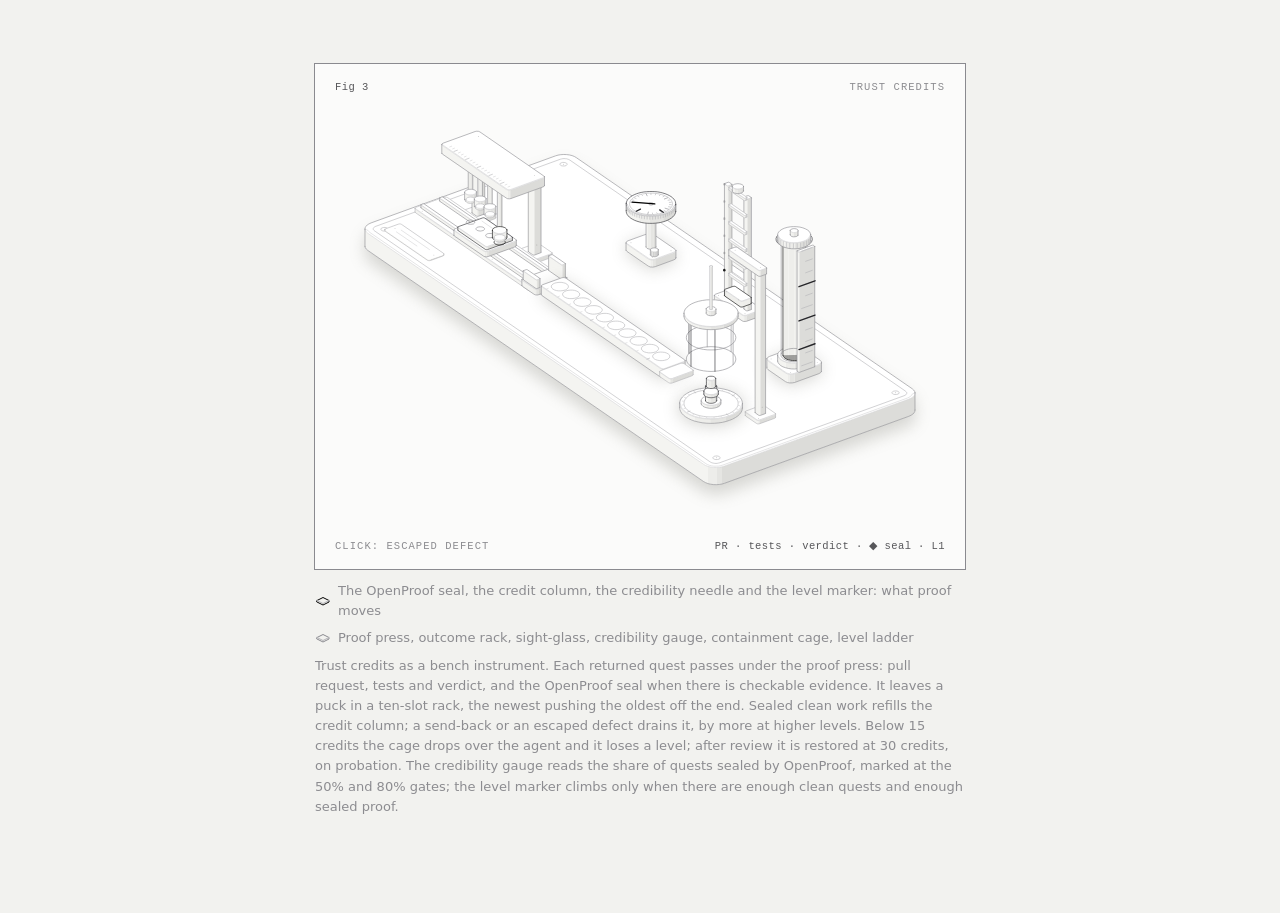
<file: docs/media/trust-credits-anatomy-light.html>
<!doctype html><html lang="en"><head><meta charset="utf-8"><meta name="viewport" content="width=device-width, initial-scale=1"><title>Agent Company: trust credits</title><style>
.iso{
  --anatomy-page:#0b0b0b;--anatomy-card:#131313;--anatomy-text:#a3a3a3;--anatomy-strong:#e6e6e6;--anatomy-muted:#6e6e6e;
  --anatomy-paper:#131313;--anatomy-face:#1b1b1b;--anatomy-top:#1c1c1c;
  --anatomy-shade-0:#0f0f0f;--anatomy-shade-1:#121212;--anatomy-shade-2:#151515;--anatomy-shade-3:#181818;
  --anatomy-lit-top:#262626;--anatomy-lit-shade:#1d1d1d;
  --anatomy-hi:#d4d4d4;--anatomy-mid:#6a6a6a;--anatomy-lo:#3e3e3e;--anatomy-faint:#2a2a2a;--anatomy-lit:#ffffff;
  --anatomy-halo:#050505;--anatomy-halo-opacity:.9;--anatomy-dot:#e6e6e6;
  --anatomy-red:#ff6b6b;--anatomy-green:#6be0a0;--anatomy-blue:#6b9bff;
  --anatomy-weight:.6px;--anatomy-ease:cubic-bezier(.32,.72,0,1);
  --anatomy-mono:ui-monospace,"SF Mono",Menlo,Consolas,monospace;
  --anatomy-lift:inset 0 1px 0 0 #ffffff0a,inset 0 0 0 1px #ffffff06,0 0 0 1px #00000026,0 1px 1px -.5px #00000014,0 3px 3px -1.5px #00000014,0 6px 6px -3px #00000014,0 12px 12px -6px #00000014;
}
.iso[data-theme="light"]{
  --anatomy-page:#f2f2ef;--anatomy-card:#fbfbfa;--anatomy-text:#57575a;--anatomy-strong:#18181a;--anatomy-muted:#8c8c90;
  --anatomy-paper:#fbfbfa;--anatomy-face:#ffffff;--anatomy-top:#ffffff;
  --anatomy-shade-0:#dcdcd9;--anatomy-shade-1:#e5e5e2;--anatomy-shade-2:#ededea;--anatomy-shade-3:#f4f4f1;
  --anatomy-lit-top:#ffffff;--anatomy-lit-shade:#eeeeeb;
  --anatomy-hi:#26262a;--anatomy-mid:#8a8a8f;--anatomy-lo:#b4b4b8;--anatomy-faint:#d4d4d6;--anatomy-lit:#000000;
  --anatomy-halo:#8a8a80;--anatomy-halo-opacity:.32;--anatomy-dot:#3a3a3e;
  --anatomy-red:#e5484d;--anatomy-green:#30a46c;--anatomy-blue:#3e63dd;
  --anatomy-lift:inset 0 1px 0 0 #ffffff,0 0 0 1px #0000000f,0 1px 1px -.5px #0000000a,0 3px 3px -1.5px #0000000a,0 6px 6px -3px #0000000a,0 12px 12px -6px #0000000a;
}
.iso-svg{display:block;width:100%;height:auto;overflow:visible}
.iso-svg path,.iso-svg circle{vector-effect:non-scaling-stroke}
.iso-fill{fill:var(--anatomy-paper);stroke:none}
.iso-solid[data-lit]>.iso-fill{fill:var(--anatomy-face)}
.iso-shade,.iso-top{stroke:none}
.iso-shade[data-shade="0"]{fill:var(--anatomy-shade-0)}
.iso-shade[data-shade="1"]{fill:var(--anatomy-shade-1)}
.iso-shade[data-shade="2"]{fill:var(--anatomy-shade-2)}
.iso-shade[data-shade="3"]{fill:var(--anatomy-shade-3)}
.iso-top{fill:var(--anatomy-top)}
.iso-solid[data-lit]>.iso-top{fill:var(--anatomy-lit-top)}
.iso-solid[data-lit]>.iso-shade{fill:var(--anatomy-lit-shade)}
.iso-solid[data-seamless]>.iso-shade,.iso-solid[data-seamless]>.iso-top{stroke-width:.4;stroke-linejoin:round}
.iso-solid[data-seamless]>.iso-shade[data-shade="0"]{stroke:var(--anatomy-shade-0)}
.iso-solid[data-seamless]>.iso-shade[data-shade="1"]{stroke:var(--anatomy-shade-1)}
.iso-solid[data-seamless]>.iso-shade[data-shade="2"]{stroke:var(--anatomy-shade-2)}
.iso-solid[data-seamless]>.iso-shade[data-shade="3"]{stroke:var(--anatomy-shade-3)}
.iso-solid[data-seamless]>.iso-top{stroke:var(--anatomy-top)}
.iso-solid[data-seamless][data-lit]>.iso-top{stroke:var(--anatomy-lit-top)}
.iso-solid[data-seamless][data-lit]>.iso-shade{stroke:var(--anatomy-lit-shade)}
.iso-solid[data-lit]>.iso-edge{stroke:var(--anatomy-lit)}
.iso-halo{fill:var(--anatomy-halo);stroke:none;filter:blur(9px);opacity:var(--anatomy-halo-opacity);transform:translateY(3px)}
.iso-line{fill:none;stroke:var(--anatomy-lo);stroke-width:var(--anatomy-weight);stroke-linecap:round;stroke-linejoin:round}
.iso-line[data-tone="hi"]{stroke:var(--anatomy-hi)}
.iso-line[data-tone="mid"]{stroke:var(--anatomy-mid)}
.iso-line[data-tone="lo"]{stroke:var(--anatomy-lo)}
.iso-line[data-tone="faint"]{stroke:var(--anatomy-faint)}
.iso-line[data-tone="lit"]{stroke:var(--anatomy-lit)}
.iso-line[data-tone="red"]{stroke:var(--anatomy-red)}
.iso-line[data-tone="green"]{stroke:var(--anatomy-green)}
.iso-line[data-tone="blue"]{stroke:var(--anatomy-blue)}
.iso-line[data-dotted]{stroke-dasharray:.01 3.5;stroke-width:1}
.iso-line[data-dashed]{stroke-dasharray:3 3}
.iso-line[data-flow]{stroke-dasharray:2 6}
.iso-wire-end{fill:var(--anatomy-paper);stroke:var(--anatomy-lo);stroke-width:var(--anatomy-weight)}
.iso-wire[data-tone="hi"] .iso-wire-end{stroke:var(--anatomy-hi)}
.iso-wire[data-tone="mid"] .iso-wire-end{stroke:var(--anatomy-mid)}
.iso-wire[data-tone="faint"] .iso-wire-end{stroke:var(--anatomy-faint)}
.iso-wire[data-tone="lit"] .iso-wire-end{stroke:var(--anatomy-lit)}
.iso-dots circle{fill:var(--anatomy-dot);stroke:none;opacity:.32}
.iso-dots[data-tone="hi"] circle{opacity:.85}
.iso-dots[data-tone="mid"] circle{opacity:.45}
.iso-dots[data-tone="lo"] circle{opacity:.22}
.iso-dots[data-tone="faint"] circle{opacity:.12}
.iso-face-text{fill:var(--anatomy-mid);font-family:var(--anatomy-mono);letter-spacing:.04em}
.iso-face-text[data-tone="hi"]{fill:var(--anatomy-hi)}
.iso-face-text[data-tone="lo"]{fill:var(--anatomy-lo)}
.iso-face-text[data-tone="faint"]{fill:var(--anatomy-faint)}
.tb-body{fill:var(--anatomy-shade-2);stroke:none}
.tb-shine{fill:var(--anatomy-top);stroke:none}
.tb-shade{fill:var(--anatomy-shade-0);stroke:none}
.tb-ring{fill:none;stroke:var(--anatomy-lo);stroke-width:.45;stroke-linecap:butt;stroke-linejoin:round}
.tb-ring[data-tone="mid"]{stroke:var(--anatomy-mid)}
.tb-ring[data-tone="faint"]{stroke:var(--anatomy-faint)}
.tb-ring[data-tone="hi"]{stroke:var(--anatomy-hi)}
@keyframes iso-flow{to{stroke-dashoffset:-32}}
@keyframes iso-pulse{0%,100%{opacity:.18}12%{opacity:1}40%{opacity:.18}}
.iso-line[data-flow]{animation:iso-flow 1600ms linear infinite}
.iso-dots circle[data-pulse]{animation:iso-pulse 1600ms steps(1,end) infinite;animation-delay:var(--pulse-at,0ms)}
.iso-figure{margin:32px 0 36px}
.iso-plate{position:relative;padding:52px 24px;border-radius:0;background:var(--anatomy-card);box-shadow:0 0 0 1px var(--anatomy-mid);--anatomy-paper:var(--anatomy-card)}
.iso-plate-corners{position:absolute;inset:18px 20px;pointer-events:none}
.iso-plate-corner{position:absolute;color:var(--anatomy-muted);font-family:var(--anatomy-mono);font-size:10.5px;line-height:1;letter-spacing:.04em;white-space:nowrap}
.iso-plate-corner[data-corner="fig"]{top:0;left:0;color:var(--anatomy-text)}
.iso-plate-corner[data-corner="title"]{top:0;right:0;text-transform:uppercase;letter-spacing:.1em}
.iso-plate-corner[data-corner="hint"]{bottom:0;left:0;text-transform:uppercase;letter-spacing:.1em}
.iso-plate-corner[data-corner="readout"]{right:0;bottom:0;color:var(--anatomy-text);font-variant-numeric:tabular-nums}
.iso-plate .iso-svg{margin:0 auto}
.iso-legend{display:grid;gap:8px;margin-top:12px;color:var(--anatomy-muted);font-size:13px;line-height:1.55}
.iso-keys{display:flex;flex-wrap:wrap;gap:6px 18px}
.iso-key{display:inline-flex;align-items:center;gap:7px}
.iso-swatch{width:16px;height:10px;flex:none;overflow:visible}
.iso-swatch path{fill:none;stroke:var(--anatomy-hi);stroke-width:1;vector-effect:non-scaling-stroke;stroke-linejoin:round;stroke-linecap:round}
.iso-swatch[data-mark="raised"] path,.iso-swatch[data-mark="flat"] path{stroke:var(--anatomy-mid)}
.iso-swatch[data-mark="lit"] path{stroke:var(--anatomy-lit)}
.iso-swatch[data-mark="dim"] path{stroke:var(--anatomy-lo)}
.iso-swatch[data-mark="dotted"] path{stroke-dasharray:.01 3;stroke-width:1.4}
.iso-swatch[data-mark="dashed"] path{stroke-dasharray:3 2.5}
.iso-swatch[data-mark="red"] path{stroke:var(--anatomy-red)}
.iso-swatch[data-mark="green"] path{stroke:var(--anatomy-green)}
.iso-swatch[data-mark="blue"] path{stroke:var(--anatomy-blue)}
.iso-swatch-crease{stroke:var(--anatomy-lo)!important}
@media (max-width:560px){.iso-plate{padding:48px 12px 70px}.iso-plate-corner[data-corner="hint"]{bottom:18px}}
@media (prefers-reduced-motion:reduce){.iso-line[data-flow],.iso-dots circle[data-pulse]{animation:none}}

*{box-sizing:border-box}
html{color-scheme:dark}
body[data-theme="light"]{color-scheme:light}
body{margin:0;background:var(--anatomy-page);color:var(--anatomy-text);font:14px/1.6 ui-sans-serif,system-ui,-apple-system,"Segoe UI",sans-serif;-webkit-font-smoothing:antialiased}
.iso-page{width:min(650px,100% - 32px);margin:64px auto 96px}
</style></head><body class="iso" data-theme="light"><main class="iso-page"><figure class="iso-figure"><div class="iso-plate"><div class="iso-plate-corners" aria-hidden="true"><span class="iso-plate-corner" data-corner="fig">Fig 3</span><span class="iso-plate-corner" data-corner="title">Trust credits</span><span class="iso-plate-corner" data-corner="hint">Click: escaped defect</span><span class="iso-plate-corner" data-corner="readout" data-readout>quest 001 returns · level 1</span></div><div class="iso-stage" tabindex="0" role="button" aria-label="Trust credits instrument. Click, or press E, Enter or Space, to jump to an escaped defect"><svg xmlns="http://www.w3.org/2000/svg" class="iso-svg" viewBox="0 0 660 440" role="img" aria-label="Agent Company trust credits drawn as a bench instrument. A returned quest card rides under a proof press with three stamps and an OpenProof seal, drops into a hopper and leaves a puck in a ten-slot outcome rack. A tall sight-glass shows the agent's trust credits draining on incidents and refilling on sealed clean work, with bands at 70, 40 and 15. Under 15 a cage drops over the agent figure on its pedestal. A level ladder at the back shows the agent's level."><path class="iso-halo" d="M28.5 131.9L28.7 130.4L29.5 128.8L30.9 127.4L32.8 126.1L35.2 125L237.4 51.6L240.1 50.8L243.1 50.3L246.3 50L249.5 50.1L252.6 50.5L255.5 51.2L258 52.2L260.1 53.4L628.4 306.8L630 308.2L631.1 309.7L631.5 311.3L631.5 330.1L631.3 331.7L630.5 333.3L629.1 334.7L627.2 336L624.8 337L422.6 410.5L419.9 411.3L416.9 411.8L413.7 412L410.5 412L407.4 411.5L404.5 410.8L402 409.9L399.9 408.7L31.6 155.2L30 153.9L28.9 152.3L28.5 150.8Z"/><g class="iso-solid"><path class="iso-fill" d="M225.7 95.7L226.2 94.1L227.4 92.6L229.2 91.2L231.6 90.1L234.4 89.3L237.5 88.9L240.8 88.8L244 89L247 89.6L249.7 90.5L251.9 91.7L253.5 93.1L254.4 94.7L254.6 96.3L254.6 98.8L254.1 100.4L252.9 101.9L251 103.3L248.6 104.4L245.8 105.2L242.7 105.6L239.5 105.7L236.3 105.5L233.3 104.9L230.6 104L228.4 102.8L226.8 101.3L225.9 99.8L225.7 98.2Z"/><path class="iso-shade" data-shade="0" d="M254.6 98.8L254.1 100.4L254.1 97.9L254.6 96.3ZM254.1 100.4L252.9 101.9L252.9 99.4L254.1 97.9ZM252.9 101.9L251 103.3L251 100.8L252.9 99.4ZM251 103.3L248.6 104.4L248.6 101.9L251 100.8Z"/><path class="iso-shade" data-shade="1" d="M248.6 104.4L245.8 105.2L245.8 102.7L248.6 101.9ZM245.8 105.2L242.7 105.6L242.7 103.1L245.8 102.7ZM242.7 105.6L239.5 105.7L239.5 103.2L242.7 103.1Z"/><path class="iso-shade" data-shade="2" d="M239.5 105.7L236.3 105.5L236.3 103L239.5 103.2ZM236.3 105.5L233.3 104.9L233.3 102.4L236.3 103Z"/><path class="iso-shade" data-shade="3" d="M233.3 104.9L230.6 104L230.6 101.4L233.3 102.4ZM230.6 104L228.4 102.8L228.4 100.3L230.6 101.4ZM228.4 102.8L226.8 101.3L226.8 98.8L228.4 100.3ZM226.8 101.3L225.9 99.8L225.9 97.3L226.8 98.8ZM225.9 99.8L225.7 98.2L225.7 95.7L225.9 97.3Z"/><path class="iso-top" d="M248.6 101.9L245.8 102.7L242.7 103.1L239.5 103.2L236.3 103L233.3 102.4L230.6 101.4L228.4 100.3L226.8 98.8L225.9 97.3L225.7 95.7L226.2 94.1L227.4 92.6L229.2 91.2L231.6 90.1L234.4 89.3L237.5 88.9L240.8 88.8L244 89L247 89.6L249.7 90.5L251.9 91.7L253.5 93.1L254.4 94.7L254.6 96.3L254.1 97.9L252.9 99.4L251 100.8Z"/><path class="iso-line iso-crease" data-tone="faint" d="M254.6 96.3L254.1 97.9L252.9 99.4L251 100.8L248.6 101.9L245.8 102.7L242.7 103.1L239.5 103.2L236.3 103L233.3 102.4L230.6 101.4L228.4 100.3L226.8 98.8L225.9 97.3L225.7 95.7"/><path class="iso-line iso-edge" data-tone="lo" d="M225.7 95.7L226.2 94.1L227.4 92.6L229.2 91.2L231.6 90.1L234.4 89.3L237.5 88.9L240.8 88.8L244 89L247 89.6L249.7 90.5L251.9 91.7L253.5 93.1L254.4 94.7L254.6 96.3M254.6 98.8L254.1 100.4L252.9 101.9L251 103.3L248.6 104.4L245.8 105.2L242.7 105.6L239.5 105.7L236.3 105.5L233.3 104.9L230.6 104L228.4 102.8L226.8 101.3L225.9 99.8L225.7 98.2M225.7 95.7L225.7 98.2M254.6 96.3L254.6 98.8"/></g><g class="iso-solid"><path class="iso-fill" d="M229.3 90.4L229.7 89.2L230.6 88.1L232 87.1L233.7 86.3L235.9 85.7L238.2 85.3L240.6 85.2L243 85.4L245.3 85.9L247.3 86.6L248.9 87.5L250.1 88.5L250.8 89.7L251 90.9L251 96.2L250.6 97.4L249.7 98.6L248.3 99.6L246.5 100.4L244.4 101L242.1 101.3L239.6 101.4L237.2 101.2L235 100.8L233 100.1L231.3 99.2L230.1 98.1L229.4 97L229.3 95.7Z"/><path class="iso-shade" data-shade="0" d="M251 96.2L250.6 97.4L250.6 92.1L251 90.9ZM250.6 97.4L249.7 98.6L249.7 93.2L250.6 92.1ZM249.7 98.6L248.3 99.6L248.3 94.2L249.7 93.2ZM248.3 99.6L246.5 100.4L246.5 95.1L248.3 94.2Z"/><path class="iso-shade" data-shade="1" d="M246.5 100.4L244.4 101L244.4 95.7L246.5 95.1ZM244.4 101L242.1 101.3L242.1 96L244.4 95.7ZM242.1 101.3L239.6 101.4L239.6 96.1L242.1 96Z"/><path class="iso-shade" data-shade="2" d="M239.6 101.4L237.2 101.2L237.2 95.9L239.6 96.1ZM237.2 101.2L235 100.8L235 95.4L237.2 95.9Z"/><path class="iso-shade" data-shade="3" d="M235 100.8L233 100.1L233 94.8L235 95.4ZM233 100.1L231.3 99.2L231.3 93.9L233 94.8ZM231.3 99.2L230.1 98.1L230.1 92.8L231.3 93.9ZM230.1 98.1L229.4 97L229.4 91.6L230.1 92.8ZM229.4 97L229.3 95.7L229.3 90.4L229.4 91.6Z"/><path class="iso-top" d="M246.5 95.1L244.4 95.7L242.1 96L239.6 96.1L237.2 95.9L235 95.4L233 94.8L231.3 93.9L230.1 92.8L229.4 91.6L229.3 90.4L229.7 89.2L230.6 88.1L232 87.1L233.7 86.3L235.9 85.7L238.2 85.3L240.6 85.2L243 85.4L245.3 85.9L247.3 86.6L248.9 87.5L250.1 88.5L250.8 89.7L251 90.9L250.6 92.1L249.7 93.2L248.3 94.2Z"/><path class="iso-line iso-crease" data-tone="faint" d="M251 90.9L250.6 92.1L249.7 93.2L248.3 94.2L246.5 95.1L244.4 95.7L242.1 96L239.6 96.1L237.2 95.9L235 95.4L233 94.8L231.3 93.9L230.1 92.8L229.4 91.6L229.3 90.4"/><path class="iso-line iso-edge" data-tone="mid" d="M229.3 90.4L229.7 89.2L230.6 88.1L232 87.1L233.7 86.3L235.9 85.7L238.2 85.3L240.6 85.2L243 85.4L245.3 85.9L247.3 86.6L248.9 87.5L250.1 88.5L250.8 89.7L251 90.9M251 96.2L250.6 97.4L249.7 98.6L248.3 99.6L246.5 100.4L244.4 101L242.1 101.3L239.6 101.4L237.2 101.2L235 100.8L233 100.1L231.3 99.2L230.1 98.1L229.4 97L229.3 95.7M229.3 90.4L229.3 95.7M251 90.9L251 96.2"/></g><g class="iso-solid"><path class="iso-fill" d="M73.3 151L73.8 149.4L75 147.9L76.9 146.6L79.3 145.5L82.1 144.7L85.2 144.2L88.4 144.1L91.6 144.4L94.6 145L97.3 145.9L99.5 147.1L101.1 148.5L102 150L102.2 151.7L102.2 154.2L101.7 155.8L100.5 157.3L98.7 158.6L96.3 159.7L93.5 160.5L90.4 161L87.1 161.1L83.9 160.8L80.9 160.2L78.2 159.3L76 158.1L74.4 156.7L73.5 155.1L73.3 153.5Z"/><path class="iso-shade" data-shade="0" d="M102.2 154.2L101.7 155.8L101.7 153.3L102.2 151.7ZM101.7 155.8L100.5 157.3L100.5 154.8L101.7 153.3ZM100.5 157.3L98.7 158.6L98.7 156.1L100.5 154.8ZM98.7 158.6L96.3 159.7L96.3 157.2L98.7 156.1Z"/><path class="iso-shade" data-shade="1" d="M96.3 159.7L93.5 160.5L93.5 158L96.3 157.2ZM93.5 160.5L90.4 161L90.4 158.5L93.5 158ZM90.4 161L87.1 161.1L87.1 158.6L90.4 158.5Z"/><path class="iso-shade" data-shade="2" d="M87.1 161.1L83.9 160.8L83.9 158.3L87.1 158.6ZM83.9 160.8L80.9 160.2L80.9 157.7L83.9 158.3Z"/><path class="iso-shade" data-shade="3" d="M80.9 160.2L78.2 159.3L78.2 156.8L80.9 157.7ZM78.2 159.3L76 158.1L76 155.6L78.2 156.8ZM76 158.1L74.4 156.7L74.4 154.2L76 155.6ZM74.4 156.7L73.5 155.1L73.5 152.6L74.4 154.2ZM73.5 155.1L73.3 153.5L73.3 151L73.5 152.6Z"/><path class="iso-top" d="M96.3 157.2L93.5 158L90.4 158.5L87.1 158.6L83.9 158.3L80.9 157.7L78.2 156.8L76 155.6L74.4 154.2L73.5 152.6L73.3 151L73.8 149.4L75 147.9L76.9 146.6L79.3 145.5L82.1 144.7L85.2 144.2L88.4 144.1L91.6 144.4L94.6 145L97.3 145.9L99.5 147.1L101.1 148.5L102 150L102.2 151.7L101.7 153.3L100.5 154.8L98.7 156.1Z"/><path class="iso-line iso-crease" data-tone="faint" d="M102.2 151.7L101.7 153.3L100.5 154.8L98.7 156.1L96.3 157.2L93.5 158L90.4 158.5L87.1 158.6L83.9 158.3L80.9 157.7L78.2 156.8L76 155.6L74.4 154.2L73.5 152.6L73.3 151"/><path class="iso-line iso-edge" data-tone="lo" d="M73.3 151L73.8 149.4L75 147.9L76.9 146.6L79.3 145.5L82.1 144.7L85.2 144.2L88.4 144.1L91.6 144.4L94.6 145L97.3 145.9L99.5 147.1L101.1 148.5L102 150L102.2 151.7M102.2 154.2L101.7 155.8L100.5 157.3L98.7 158.6L96.3 159.7L93.5 160.5L90.4 161L87.1 161.1L83.9 160.8L80.9 160.2L78.2 159.3L76 158.1L74.4 156.7L73.5 155.1L73.3 153.5M73.3 151L73.3 153.5M102.2 151.7L102.2 154.2"/></g><g class="iso-solid"><path class="iso-fill" d="M76.9 145.8L77.3 144.6L78.2 143.4L79.6 142.4L81.4 141.6L83.5 141L85.8 140.7L88.3 140.6L90.7 140.8L92.9 141.2L94.9 141.9L96.6 142.8L97.8 143.9L98.5 145L98.6 146.3L98.6 151.6L98.2 152.8L97.3 153.9L95.9 154.9L94.2 155.7L92 156.3L89.7 156.7L87.3 156.8L84.9 156.6L82.6 156.1L80.6 155.4L79 154.5L77.8 153.5L77.1 152.3L76.9 151.1Z"/><path class="iso-shade" data-shade="0" d="M98.6 151.6L98.2 152.8L98.2 147.5L98.6 146.3ZM98.2 152.8L97.3 153.9L97.3 148.6L98.2 147.5ZM97.3 153.9L95.9 154.9L95.9 149.6L97.3 148.6ZM95.9 154.9L94.2 155.7L94.2 150.4L95.9 149.6Z"/><path class="iso-shade" data-shade="1" d="M94.2 155.7L92 156.3L92 151L94.2 150.4ZM92 156.3L89.7 156.7L89.7 151.4L92 151ZM89.7 156.7L87.3 156.8L87.3 151.4L89.7 151.4Z"/><path class="iso-shade" data-shade="2" d="M87.3 156.8L84.9 156.6L84.9 151.2L87.3 151.4ZM84.9 156.6L82.6 156.1L82.6 150.8L84.9 151.2Z"/><path class="iso-shade" data-shade="3" d="M82.6 156.1L80.6 155.4L80.6 150.1L82.6 150.8ZM80.6 155.4L79 154.5L79 149.2L80.6 150.1ZM79 154.5L77.8 153.5L77.8 148.1L79 149.2ZM77.8 153.5L77.1 152.3L77.1 147L77.8 148.1ZM77.1 152.3L76.9 151.1L76.9 145.8L77.1 147Z"/><path class="iso-top" d="M94.2 150.4L92 151L89.7 151.4L87.3 151.4L84.9 151.2L82.6 150.8L80.6 150.1L79 149.2L77.8 148.1L77.1 147L76.9 145.8L77.3 144.6L78.2 143.4L79.6 142.4L81.4 141.6L83.5 141L85.8 140.7L88.3 140.6L90.7 140.8L92.9 141.2L94.9 141.9L96.6 142.8L97.8 143.9L98.5 145L98.6 146.3L98.2 147.5L97.3 148.6L95.9 149.6Z"/><path class="iso-line iso-crease" data-tone="faint" d="M98.6 146.3L98.2 147.5L97.3 148.6L95.9 149.6L94.2 150.4L92 151L89.7 151.4L87.3 151.4L84.9 151.2L82.6 150.8L80.6 150.1L79 149.2L77.8 148.1L77.1 147L76.9 145.8"/><path class="iso-line iso-edge" data-tone="mid" d="M76.9 145.8L77.3 144.6L78.2 143.4L79.6 142.4L81.4 141.6L83.5 141L85.8 140.7L88.3 140.6L90.7 140.8L92.9 141.2L94.9 141.9L96.6 142.8L97.8 143.9L98.5 145L98.6 146.3M98.6 151.6L98.2 152.8L97.3 153.9L95.9 154.9L94.2 155.7L92 156.3L89.7 156.7L87.3 156.8L84.9 156.6L82.6 156.1L80.6 155.4L79 154.5L77.8 153.5L77.1 152.3L76.9 151.1M76.9 145.8L76.9 151.1M98.6 146.3L98.6 151.6"/></g><g class="iso-solid"><path class="iso-fill" d="M557.8 324.2L558.3 322.6L559.5 321.1L561.3 319.8L563.7 318.7L566.5 317.9L569.6 317.4L572.9 317.3L576.1 317.6L579.1 318.2L581.8 319.1L584 320.3L585.6 321.7L586.5 323.2L586.7 324.9L586.7 327.4L586.2 329L585 330.5L583.1 331.8L580.7 332.9L577.9 333.7L574.8 334.2L571.6 334.3L568.4 334L565.4 333.4L562.7 332.5L560.5 331.3L558.9 329.9L558 328.3L557.8 326.7Z"/><path class="iso-shade" data-shade="0" d="M586.7 327.4L586.2 329L586.2 326.5L586.7 324.9ZM586.2 329L585 330.5L585 328L586.2 326.5ZM585 330.5L583.1 331.8L583.1 329.3L585 328ZM583.1 331.8L580.7 332.9L580.7 330.4L583.1 329.3Z"/><path class="iso-shade" data-shade="1" d="M580.7 332.9L577.9 333.7L577.9 331.2L580.7 330.4ZM577.9 333.7L574.8 334.2L574.8 331.7L577.9 331.2ZM574.8 334.2L571.6 334.3L571.6 331.8L574.8 331.7Z"/><path class="iso-shade" data-shade="2" d="M571.6 334.3L568.4 334L568.4 331.5L571.6 331.8ZM568.4 334L565.4 333.4L565.4 330.9L568.4 331.5Z"/><path class="iso-shade" data-shade="3" d="M565.4 333.4L562.7 332.5L562.7 330L565.4 330.9ZM562.7 332.5L560.5 331.3L560.5 328.8L562.7 330ZM560.5 331.3L558.9 329.9L558.9 327.4L560.5 328.8ZM558.9 329.9L558 328.3L558 325.8L558.9 327.4ZM558 328.3L557.8 326.7L557.8 324.2L558 325.8Z"/><path class="iso-top" d="M580.7 330.4L577.9 331.2L574.8 331.7L571.6 331.8L568.4 331.5L565.4 330.9L562.7 330L560.5 328.8L558.9 327.4L558 325.8L557.8 324.2L558.3 322.6L559.5 321.1L561.3 319.8L563.7 318.7L566.5 317.9L569.6 317.4L572.9 317.3L576.1 317.6L579.1 318.2L581.8 319.1L584 320.3L585.6 321.7L586.5 323.2L586.7 324.9L586.2 326.5L585 328L583.1 329.3Z"/><path class="iso-line iso-crease" data-tone="faint" d="M586.7 324.9L586.2 326.5L585 328L583.1 329.3L580.7 330.4L577.9 331.2L574.8 331.7L571.6 331.8L568.4 331.5L565.4 330.9L562.7 330L560.5 328.8L558.9 327.4L558 325.8L557.8 324.2"/><path class="iso-line iso-edge" data-tone="lo" d="M557.8 324.2L558.3 322.6L559.5 321.1L561.3 319.8L563.7 318.7L566.5 317.9L569.6 317.4L572.9 317.3L576.1 317.6L579.1 318.2L581.8 319.1L584 320.3L585.6 321.7L586.5 323.2L586.7 324.9M586.7 327.4L586.2 329L585 330.5L583.1 331.8L580.7 332.9L577.9 333.7L574.8 334.2L571.6 334.3L568.4 334L565.4 333.4L562.7 332.5L560.5 331.3L558.9 329.9L558 328.3L557.8 326.7M557.8 324.2L557.8 326.7M586.7 324.9L586.7 327.4"/></g><g class="iso-solid"><path class="iso-fill" d="M561.4 319L561.8 317.8L562.7 316.6L564.1 315.6L565.8 314.8L568 314.2L570.3 313.9L572.7 313.8L575.1 314L577.4 314.4L579.4 315.1L581 316L582.2 317.1L582.9 318.2L583.1 319.5L583.1 324.8L582.7 326L581.8 327.1L580.4 328.1L578.6 328.9L576.5 329.5L574.2 329.9L571.7 330L569.3 329.8L567.1 329.3L565.1 328.6L563.4 327.7L562.2 326.7L561.5 325.5L561.4 324.3Z"/><path class="iso-shade" data-shade="0" d="M583.1 324.8L582.7 326L582.7 320.7L583.1 319.5ZM582.7 326L581.8 327.1L581.8 321.8L582.7 320.7ZM581.8 327.1L580.4 328.1L580.4 322.8L581.8 321.8ZM580.4 328.1L578.6 328.9L578.6 323.6L580.4 322.8Z"/><path class="iso-shade" data-shade="1" d="M578.6 328.9L576.5 329.5L576.5 324.2L578.6 323.6ZM576.5 329.5L574.2 329.9L574.2 324.6L576.5 324.2ZM574.2 329.9L571.7 330L571.7 324.6L574.2 324.6Z"/><path class="iso-shade" data-shade="2" d="M571.7 330L569.3 329.8L569.3 324.4L571.7 324.6ZM569.3 329.8L567.1 329.3L567.1 324L569.3 324.4Z"/><path class="iso-shade" data-shade="3" d="M567.1 329.3L565.1 328.6L565.1 323.3L567.1 324ZM565.1 328.6L563.4 327.7L563.4 322.4L565.1 323.3ZM563.4 327.7L562.2 326.7L562.2 321.3L563.4 322.4ZM562.2 326.7L561.5 325.5L561.5 320.2L562.2 321.3ZM561.5 325.5L561.4 324.3L561.4 319L561.5 320.2Z"/><path class="iso-top" d="M578.6 323.6L576.5 324.2L574.2 324.6L571.7 324.6L569.3 324.4L567.1 324L565.1 323.3L563.4 322.4L562.2 321.3L561.5 320.2L561.4 319L561.8 317.8L562.7 316.6L564.1 315.6L565.8 314.8L568 314.2L570.3 313.9L572.7 313.8L575.1 314L577.4 314.4L579.4 315.1L581 316L582.2 317.1L582.9 318.2L583.1 319.5L582.7 320.7L581.8 321.8L580.4 322.8Z"/><path class="iso-line iso-crease" data-tone="faint" d="M583.1 319.5L582.7 320.7L581.8 321.8L580.4 322.8L578.6 323.6L576.5 324.2L574.2 324.6L571.7 324.6L569.3 324.4L567.1 324L565.1 323.3L563.4 322.4L562.2 321.3L561.5 320.2L561.4 319"/><path class="iso-line iso-edge" data-tone="mid" d="M561.4 319L561.8 317.8L562.7 316.6L564.1 315.6L565.8 314.8L568 314.2L570.3 313.9L572.7 313.8L575.1 314L577.4 314.4L579.4 315.1L581 316L582.2 317.1L582.9 318.2L583.1 319.5M583.1 324.8L582.7 326L581.8 327.1L580.4 328.1L578.6 328.9L576.5 329.5L574.2 329.9L571.7 330L569.3 329.8L567.1 329.3L565.1 328.6L563.4 327.7L562.2 326.7L561.5 325.5L561.4 324.3M561.4 319L561.4 324.3M583.1 319.5L583.1 324.8"/></g><g class="iso-solid"><path class="iso-fill" d="M405.4 379.6L405.9 378L407.1 376.5L409 375.1L411.4 374L414.2 373.2L417.3 372.8L420.5 372.7L423.7 372.9L426.7 373.5L429.4 374.4L431.6 375.6L433.2 377L434.1 378.6L434.3 380.2L434.3 382.7L433.8 384.3L432.6 385.8L430.8 387.2L428.4 388.3L425.6 389.1L422.5 389.5L419.2 389.6L416 389.4L413 388.8L410.3 387.9L408.1 386.7L406.5 385.2L405.6 383.7L405.4 382.1Z"/><path class="iso-shade" data-shade="0" d="M434.3 382.7L433.8 384.3L433.8 381.8L434.3 380.2ZM433.8 384.3L432.6 385.8L432.6 383.3L433.8 381.8ZM432.6 385.8L430.8 387.2L430.8 384.7L432.6 383.3ZM430.8 387.2L428.4 388.3L428.4 385.8L430.8 384.7Z"/><path class="iso-shade" data-shade="1" d="M428.4 388.3L425.6 389.1L425.6 386.6L428.4 385.8ZM425.6 389.1L422.5 389.5L422.5 387L425.6 386.6ZM422.5 389.5L419.2 389.6L419.2 387.1L422.5 387Z"/><path class="iso-shade" data-shade="2" d="M419.2 389.6L416 389.4L416 386.9L419.2 387.1ZM416 389.4L413 388.8L413 386.3L416 386.9Z"/><path class="iso-shade" data-shade="3" d="M413 388.8L410.3 387.9L410.3 385.3L413 386.3ZM410.3 387.9L408.1 386.7L408.1 384.1L410.3 385.3ZM408.1 386.7L406.5 385.2L406.5 382.7L408.1 384.1ZM406.5 385.2L405.6 383.7L405.6 381.2L406.5 382.7ZM405.6 383.7L405.4 382.1L405.4 379.6L405.6 381.2Z"/><path class="iso-top" d="M428.4 385.8L425.6 386.6L422.5 387L419.2 387.1L416 386.9L413 386.3L410.3 385.3L408.1 384.1L406.5 382.7L405.6 381.2L405.4 379.6L405.9 378L407.1 376.5L409 375.1L411.4 374L414.2 373.2L417.3 372.8L420.5 372.7L423.7 372.9L426.7 373.5L429.4 374.4L431.6 375.6L433.2 377L434.1 378.6L434.3 380.2L433.8 381.8L432.6 383.3L430.8 384.7Z"/><path class="iso-line iso-crease" data-tone="faint" d="M434.3 380.2L433.8 381.8L432.6 383.3L430.8 384.7L428.4 385.8L425.6 386.6L422.5 387L419.2 387.1L416 386.9L413 386.3L410.3 385.3L408.1 384.1L406.5 382.7L405.6 381.2L405.4 379.6"/><path class="iso-line iso-edge" data-tone="lo" d="M405.4 379.6L405.9 378L407.1 376.5L409 375.1L411.4 374L414.2 373.2L417.3 372.8L420.5 372.7L423.7 372.9L426.7 373.5L429.4 374.4L431.6 375.6L433.2 377L434.1 378.6L434.3 380.2M434.3 382.7L433.8 384.3L432.6 385.8L430.8 387.2L428.4 388.3L425.6 389.1L422.5 389.5L419.2 389.6L416 389.4L413 388.8L410.3 387.9L408.1 386.7L406.5 385.2L405.6 383.7L405.4 382.1M405.4 379.6L405.4 382.1M434.3 380.2L434.3 382.7"/></g><g class="iso-solid"><path class="iso-fill" d="M409 374.3L409.4 373.1L410.3 372L411.7 371L413.5 370.2L415.6 369.6L417.9 369.2L420.4 369.1L422.8 369.3L425 369.8L427 370.5L428.7 371.4L429.9 372.4L430.6 373.6L430.7 374.8L430.7 380.1L430.3 381.3L429.4 382.5L428 383.5L426.3 384.3L424.1 384.9L421.8 385.2L419.4 385.3L417 385.1L414.7 384.7L412.7 384L411.1 383.1L409.9 382L409.2 380.9L409 379.6Z"/><path class="iso-shade" data-shade="0" d="M430.7 380.1L430.3 381.3L430.3 376L430.7 374.8ZM430.3 381.3L429.4 382.5L429.4 377.1L430.3 376ZM429.4 382.5L428 383.5L428 378.1L429.4 377.1ZM428 383.5L426.3 384.3L426.3 379L428 378.1Z"/><path class="iso-shade" data-shade="1" d="M426.3 384.3L424.1 384.9L424.1 379.6L426.3 379ZM424.1 384.9L421.8 385.2L421.8 379.9L424.1 379.6ZM421.8 385.2L419.4 385.3L419.4 380L421.8 379.9Z"/><path class="iso-shade" data-shade="2" d="M419.4 385.3L417 385.1L417 379.8L419.4 380ZM417 385.1L414.7 384.7L414.7 379.3L417 379.8Z"/><path class="iso-shade" data-shade="3" d="M414.7 384.7L412.7 384L412.7 378.7L414.7 379.3ZM412.7 384L411.1 383.1L411.1 377.8L412.7 378.7ZM411.1 383.1L409.9 382L409.9 376.7L411.1 377.8ZM409.9 382L409.2 380.9L409.2 375.5L409.9 376.7ZM409.2 380.9L409 379.6L409 374.3L409.2 375.5Z"/><path class="iso-top" d="M426.3 379L424.1 379.6L421.8 379.9L419.4 380L417 379.8L414.7 379.3L412.7 378.7L411.1 377.8L409.9 376.7L409.2 375.5L409 374.3L409.4 373.1L410.3 372L411.7 371L413.5 370.2L415.6 369.6L417.9 369.2L420.4 369.1L422.8 369.3L425 369.8L427 370.5L428.7 371.4L429.9 372.4L430.6 373.6L430.7 374.8L430.3 376L429.4 377.1L428 378.1Z"/><path class="iso-line iso-crease" data-tone="faint" d="M430.7 374.8L430.3 376L429.4 377.1L428 378.1L426.3 379L424.1 379.6L421.8 379.9L419.4 380L417 379.8L414.7 379.3L412.7 378.7L411.1 377.8L409.9 376.7L409.2 375.5L409 374.3"/><path class="iso-line iso-edge" data-tone="mid" d="M409 374.3L409.4 373.1L410.3 372L411.7 371L413.5 370.2L415.6 369.6L417.9 369.2L420.4 369.1L422.8 369.3L425 369.8L427 370.5L428.7 371.4L429.9 372.4L430.6 373.6L430.7 374.8M430.7 380.1L430.3 381.3L429.4 382.5L428 383.5L426.3 384.3L424.1 384.9L421.8 385.2L419.4 385.3L417 385.1L414.7 384.7L412.7 384L411.1 383.1L409.9 382L409.2 380.9L409 379.6M409 374.3L409 379.6M430.7 374.8L430.7 380.1"/></g><g class="iso-solid"><path class="iso-fill" d="M28.5 124.1L28.7 122.5L29.5 121L30.9 119.5L32.8 118.3L35.2 117.2L237.4 43.7L240.1 42.9L243.1 42.4L246.3 42.2L249.5 42.3L252.6 42.7L255.5 43.4L258 44.4L260.1 45.6L628.4 299L630 300.4L631.1 301.9L631.5 303.5L631.5 322.3L631.3 323.9L630.5 325.4L629.1 326.9L627.2 328.1L624.8 329.2L422.6 402.7L419.9 403.5L416.9 404L413.7 404.2L410.5 404.1L407.4 403.7L404.5 403L402 402L399.9 400.9L31.6 147.4L30 146L28.9 144.5L28.5 142.9Z"/><path class="iso-shade" data-shade="0" d="M631.5 322.3L631.3 323.9L631.3 305.1L631.5 303.5ZM631.3 323.9L630.5 325.4L630.5 306.6L631.3 305.1ZM630.5 325.4L629.1 326.9L629.1 308.1L630.5 306.6ZM629.1 326.9L627.2 328.1L627.2 309.3L629.1 308.1ZM627.2 328.1L624.8 329.2L624.8 310.4L627.2 309.3ZM624.8 329.2L422.6 402.7L422.6 383.8L624.8 310.4ZM422.6 402.7L419.9 403.5L419.9 384.6L422.6 383.8Z"/><path class="iso-shade" data-shade="1" d="M419.9 403.5L416.9 404L416.9 385.2L419.9 384.6ZM416.9 404L413.7 404.2L413.7 385.4L416.9 385.2Z"/><path class="iso-shade" data-shade="2" d="M413.7 404.2L410.5 404.1L410.5 385.3L413.7 385.4ZM410.5 404.1L407.4 403.7L407.4 384.9L410.5 385.3ZM407.4 403.7L404.5 403L404.5 384.2L407.4 384.9Z"/><path class="iso-shade" data-shade="3" d="M404.5 403L402 402L402 383.2L404.5 384.2ZM402 402L399.9 400.9L399.9 382L402 383.2ZM399.9 400.9L31.6 147.4L31.6 128.6L399.9 382ZM31.6 147.4L30 146L30 127.2L31.6 128.6ZM30 146L28.9 144.5L28.9 125.7L30 127.2ZM28.9 144.5L28.5 142.9L28.5 124.1L28.9 125.7Z"/><path class="iso-top" d="M628.4 299L630 300.4L631.1 301.9L631.5 303.5L631.3 305.1L630.5 306.6L629.1 308.1L627.2 309.3L624.8 310.4L422.6 383.8L419.9 384.6L416.9 385.2L413.7 385.4L410.5 385.3L407.4 384.9L404.5 384.2L402 383.2L399.9 382L31.6 128.6L30 127.2L28.9 125.7L28.5 124.1L28.7 122.5L29.5 121L30.9 119.5L32.8 118.3L35.2 117.2L237.4 43.7L240.1 42.9L243.1 42.4L246.3 42.2L249.5 42.3L252.6 42.7L255.5 43.4L258 44.4L260.1 45.6Z"/><path class="iso-line iso-crease" data-tone="faint" d="M631.5 303.5L631.3 305.1L630.5 306.6L629.1 308.1L627.2 309.3L624.8 310.4L422.6 383.8L419.9 384.6L416.9 385.2L413.7 385.4L410.5 385.3L407.4 384.9L404.5 384.2L402 383.2L399.9 382L31.6 128.6L30 127.2L28.9 125.7L28.5 124.1"/><path class="iso-line iso-bevel" data-tone="faint" d="M631.5 303.5L628.5 304.8L627.8 306.1L626.7 307.3L625.1 308.3L623 309.3L421.1 382.6L418.7 383.3L416.2 383.8L413.6 383.9L411 383.9L408.4 383.5L406.1 383L404 382.2L402.1 381.1L34 127.8L32.6 126.6L31.7 125.4L28.5 124.1"/><path class="iso-line iso-edge" data-tone="mid" d="M28.5 124.1L28.7 122.5L29.5 121L30.9 119.5L32.8 118.3L35.2 117.2L237.4 43.7L240.1 42.9L243.1 42.4L246.3 42.2L249.5 42.3L252.6 42.7L255.5 43.4L258 44.4L260.1 45.6L628.4 299L630 300.4L631.1 301.9L631.5 303.5M631.5 322.3L631.3 323.9L630.5 325.4L629.1 326.9L627.2 328.1L624.8 329.2L422.6 402.7L419.9 403.5L416.9 404L413.7 404.2L410.5 404.1L407.4 403.7L404.5 403L402 402L399.9 400.9L31.6 147.4L30 146L28.9 144.5L28.5 142.9M631.5 303.5L631.5 322.3M28.5 124.1L28.5 142.9"/></g><path class="iso-line" data-tone="lo" d="M621.1 301.7L621.8 302.3L622.3 302.9L622.5 303.7L622.4 304.4L622 305L621.4 305.7L620.6 306.3L619.5 306.7L417.3 380.2L416.1 380.5L414.7 380.8L413.3 380.9L411.9 380.8L410.5 380.6L409.3 380.3L408.1 379.9L407.2 379.4L38.9 125.9L38.2 125.3L37.7 124.6L37.5 123.9L37.6 123.2L38 122.5L38.6 121.9L39.4 121.3L40.5 120.9L242.7 47.4L243.9 47.1L245.3 46.8L246.7 46.7L248.1 46.8L249.5 46.9L250.7 47.3L251.9 47.7L252.8 48.2Z"/><path class="iso-line" data-tone="lo" d="M248.5 54.5L247.1 54.8L245.5 54.8L244.1 54.6L242.9 54L242.3 53.3L242.2 52.6L242.7 51.8L243.8 51.3L245.2 50.9L246.8 50.9L248.2 51.2L249.4 51.7L250 52.4L250.1 53.2L249.5 53.9ZM612.5 305L611.1 305.3L609.6 305.4L608.1 305.1L607 304.6L606.3 303.9L606.2 303.1L606.8 302.4L607.8 301.8L609.2 301.5L610.8 301.4L612.3 301.7L613.4 302.2L614 302.9L614.1 303.7L613.6 304.4ZM52.2 125.8L50.8 126.1L49.2 126.2L47.7 125.9L46.6 125.4L46 124.7L45.9 123.9L46.4 123.1L47.5 122.6L48.9 122.2L50.4 122.2L51.9 122.5L53 123L53.7 123.7L53.8 124.5L53.2 125.2ZM416.2 376.3L414.8 376.6L413.2 376.7L411.8 376.4L410.6 375.9L410 375.2L409.9 374.4L410.5 373.7L411.5 373.1L412.9 372.8L414.5 372.7L415.9 373L417.1 373.5L417.7 374.2L417.8 375L417.3 375.8Z"/><g class="iso-dots" data-tone="mid"><circle cx="246.1" cy="52.9" r="0.45"/><circle cx="610.2" cy="303.4" r="0.45"/><circle cx="49.8" cy="124.2" r="0.45"/><circle cx="413.9" cy="374.7" r="0.45"/></g><g class="iso-solid"><path class="iso-fill" d="M50.4 124.6L50.6 124L51.5 123.5L65 118.6L66.2 118.3L67.5 118.4L68.5 118.8L114.5 150.5L114.9 151.1L114.9 152.3L114.7 153L113.9 153.5L100.4 158.4L99.2 158.6L97.9 158.5L96.9 158.1L50.9 126.5L50.4 125.9Z"/><path class="iso-shade" data-shade="0" d="M114.9 152.3L114.7 153L114.7 151.7L114.9 151.1ZM114.7 153L113.9 153.5L113.9 152.3L114.7 151.7ZM113.9 153.5L100.4 158.4L100.4 157.1L113.9 152.3Z"/><path class="iso-shade" data-shade="1" d="M100.4 158.4L99.2 158.6L99.2 157.4L100.4 157.1Z"/><path class="iso-shade" data-shade="2" d="M99.2 158.6L97.9 158.5L97.9 157.3L99.2 157.4Z"/><path class="iso-shade" data-shade="3" d="M97.9 158.5L96.9 158.1L96.9 156.9L97.9 157.3ZM96.9 158.1L50.9 126.5L50.9 125.2L96.9 156.9ZM50.9 126.5L50.4 125.9L50.4 124.6L50.9 125.2Z"/><path class="iso-top" d="M114.5 150.5L114.9 151.1L114.7 151.7L113.9 152.3L100.4 157.1L99.2 157.4L97.9 157.3L96.9 156.9L50.9 125.2L50.4 124.6L50.6 124L51.5 123.5L65 118.6L66.2 118.3L67.5 118.4L68.5 118.8Z"/><path class="iso-line iso-edge" data-tone="lo" d="M50.4 124.6L50.6 124L51.5 123.5L65 118.6L66.2 118.3L67.5 118.4L68.5 118.8L114.5 150.5L114.9 151.1M114.9 152.3L114.7 153L113.9 153.5L100.4 158.4L99.2 158.6L97.9 158.5L96.9 158.1L50.9 126.5L50.4 125.9M114.9 151.1L114.9 152.3M50.4 124.6L50.4 125.9"/></g><g class="iso-dots" data-tone="mid"><circle cx="61.4" cy="123.2" r="0.45"/><circle cx="104" cy="152.5" r="0.45"/></g><path class="iso-line" data-tone="faint" data-free="both" d="M68.3 125.2L99.2 146.4"/><path class="iso-line" data-tone="faint" data-free="both" d="M63 127.1L85.4 142.5"/><path class="iso-halo" d="M314.6 139.2L314.7 138.6L315 138.1L315.4 137.6L316.1 137.2L316.9 136.8L337.4 129.4L338.3 129.1L339.3 129L340.4 128.9L341.4 128.9L342.5 129L343.4 129.3L344.3 129.6L345 130L368.4 146.1L368.9 146.6L369.3 147.1L369.4 147.6L369.4 155.4L369.4 156L369.1 156.5L368.6 157L368 157.4L367.2 157.7L346.7 165.2L345.8 165.5L344.8 165.6L343.7 165.7L342.6 165.7L341.6 165.5L340.7 165.3L339.8 165L339.1 164.6L315.7 148.5L315.1 148L314.8 147.5L314.6 147Z"/><g class="iso-solid"><path class="iso-fill" d="M314.7 139.3L315.1 137.9L316.9 136.8L337.4 129.4L340 128.9L342.8 129.1L345 130L368.4 146.1L369.4 147.4L369.4 155.3L369 156.7L367.2 157.7L346.7 165.2L344.1 165.7L341.3 165.5L339.1 164.6L315.7 148.5L314.7 147.2Z"/><path class="iso-shade" data-shade="0" d="M369.4 155.3L369 156.7L369 148.8L369.4 147.4ZM369 156.7L367.2 157.7L367.2 149.9L369 148.8ZM367.2 157.7L346.7 165.2L346.7 157.4L367.2 149.9Z"/><path class="iso-shade" data-shade="1" d="M346.7 165.2L344.1 165.7L344.1 157.9L346.7 157.4Z"/><path class="iso-shade" data-shade="2" d="M344.1 165.7L341.3 165.5L341.3 157.6L344.1 157.9Z"/><path class="iso-shade" data-shade="3" d="M341.3 165.5L339.1 164.6L339.1 156.8L341.3 157.6ZM339.1 164.6L315.7 148.5L315.7 140.6L339.1 156.8ZM315.7 148.5L314.7 147.2L314.7 139.3L315.7 140.6Z"/><path class="iso-top" d="M368.4 146.1L369.4 147.4L369 148.8L367.2 149.9L346.7 157.4L344.1 157.9L341.3 157.6L339.1 156.8L315.7 140.6L314.7 139.3L315.1 137.9L316.9 136.8L337.4 129.4L340 128.9L342.8 129.1L345 130Z"/><path class="iso-line iso-crease" data-tone="faint" d="M369.4 147.4L369 148.8L367.2 149.9L346.7 157.4L344.1 157.9L341.3 157.6L339.1 156.8L315.7 140.6L314.7 139.3"/><path class="iso-line iso-bevel" data-tone="faint" d="M369.4 147.4L368 148.6L366.5 149.5L346.2 156.9L344 157.3L341.7 157.1L339.9 156.4L316.6 140.4L314.7 139.3"/><path class="iso-line iso-edge" data-tone="mid" d="M314.7 139.3L315.1 137.9L316.9 136.8L337.4 129.4L340 128.9L342.8 129.1L345 130L368.4 146.1L369.4 147.4M369.4 155.3L369 156.7L367.2 157.7L346.7 165.2L344.1 165.7L341.3 165.5L339.1 164.6L315.7 148.5L314.7 147.2M369.4 147.4L369.4 155.3M314.7 139.3L314.7 147.2"/></g><g class="iso-dots" data-tone="mid"><circle cx="340.6" cy="131.6" r="0.45"/><circle cx="364" cy="147.7" r="0.45"/><circle cx="320.1" cy="139" r="0.45"/><circle cx="343.5" cy="155.2" r="0.45"/></g><g class="iso-solid"><path class="iso-fill" d="M336.6 104.2L336.9 103.3L337.6 102.6L338.8 102L340.4 101.6L342 101.5L343.7 101.6L345.2 102L346.4 102.6L347.2 103.3L347.5 104.2L347.5 143.4L347.2 144.2L346.4 145L345.2 145.6L343.7 146L342 146.1L340.4 146L338.8 145.6L337.6 145L336.9 144.2L336.6 143.4Z"/><path class="iso-shade" data-shade="0" d="M347.5 143.4L347.2 144.2L347.2 105L347.5 104.2ZM347.2 144.2L346.4 145L346.4 105.8L347.2 105ZM346.4 145L345.2 145.6L345.2 106.4L346.4 105.8Z"/><path class="iso-shade" data-shade="1" d="M345.2 145.6L343.7 146L343.7 106.8L345.2 106.4ZM343.7 146L342 146.1L342 106.9L343.7 106.8Z"/><path class="iso-shade" data-shade="2" d="M342 146.1L340.4 146L340.4 106.8L342 106.9ZM340.4 146L338.8 145.6L338.8 106.4L340.4 106.8Z"/><path class="iso-shade" data-shade="3" d="M338.8 145.6L337.6 145L337.6 105.8L338.8 106.4ZM337.6 145L336.9 144.2L336.9 105L337.6 105.8ZM336.9 144.2L336.6 143.4L336.6 104.2L336.9 105Z"/><path class="iso-top" d="M345.2 106.4L343.7 106.8L342 106.9L340.4 106.8L338.8 106.4L337.6 105.8L336.9 105L336.6 104.2L336.9 103.3L337.6 102.6L338.8 102L340.4 101.6L342 101.5L343.7 101.6L345.2 102L346.4 102.6L347.2 103.3L347.5 104.2L347.2 105L346.4 105.8Z"/><path class="iso-line iso-edge" data-tone="mid" d="M336.6 104.2L336.9 103.3L337.6 102.6L338.8 102L340.4 101.6L342 101.5L343.7 101.6L345.2 102L346.4 102.6L347.2 103.3L347.5 104.2M347.5 143.4L347.2 144.2L346.4 145L345.2 145.6L343.7 146L342 146.1L340.4 146L338.8 145.6L337.6 145L336.9 144.2L336.6 143.4M336.6 104.2L336.6 143.4M347.5 104.2L347.5 143.4"/></g><g class="iso-solid"><path class="iso-fill" d="M333 104.6L333.1 103.5L333.8 102.3L335 101.3L336.7 100.5L338.8 99.9L341.1 99.7L343.5 99.7L345.7 100L347.7 100.7L349.4 101.5L350.5 102.5L351 103.7L351 108.4L351 109.6L350.3 110.7L349.1 111.7L347.4 112.5L345.3 113.1L343 113.4L340.6 113.3L338.4 113L336.3 112.4L334.7 111.5L333.6 110.5L333 109.3Z"/><path class="iso-shade" data-shade="0" d="M351 108.4L351 109.6L351 104.9L351 103.7ZM351 109.6L350.3 110.7L350.3 106L351 104.9ZM350.3 110.7L349.1 111.7L349.1 107L350.3 106ZM349.1 111.7L347.4 112.5L347.4 107.8L349.1 107Z"/><path class="iso-shade" data-shade="1" d="M347.4 112.5L345.3 113.1L345.3 108.4L347.4 107.8ZM345.3 113.1L343 113.4L343 108.7L345.3 108.4Z"/><path class="iso-shade" data-shade="2" d="M343 113.4L340.6 113.3L340.6 108.6L343 108.7ZM340.6 113.3L338.4 113L338.4 108.3L340.6 108.6Z"/><path class="iso-shade" data-shade="3" d="M338.4 113L336.3 112.4L336.3 107.7L338.4 108.3ZM336.3 112.4L334.7 111.5L334.7 106.8L336.3 107.7ZM334.7 111.5L333.6 110.5L333.6 105.8L334.7 106.8ZM333.6 110.5L333 109.3L333 104.6L333.6 105.8Z"/><path class="iso-top" d="M347.4 107.8L345.3 108.4L343 108.7L340.6 108.6L338.4 108.3L336.3 107.7L334.7 106.8L333.6 105.8L333 104.6L333.1 103.5L333.8 102.3L335 101.3L336.7 100.5L338.8 99.9L341.1 99.7L343.5 99.7L345.7 100L347.7 100.7L349.4 101.5L350.5 102.5L351 103.7L351 104.9L350.3 106L349.1 107Z"/><path class="iso-line iso-crease" data-tone="faint" d="M351 103.7L351 104.9L350.3 106L349.1 107L347.4 107.8L345.3 108.4L343 108.7L340.6 108.6L338.4 108.3L336.3 107.7L334.7 106.8L333.6 105.8L333 104.6"/><path class="iso-line iso-bevel" data-tone="faint" d="M351 103.7L350.4 104.8L349.8 105.9L348.7 106.8L347 107.6L345.1 108.1L342.9 108.4L340.7 108.4L338.6 108.1L336.7 107.5L335.2 106.7L334.1 105.7L333 104.6"/><path class="iso-line iso-edge" data-tone="mid" d="M333 104.6L333.1 103.5L333.8 102.3L335 101.3L336.7 100.5L338.8 99.9L341.1 99.7L343.5 99.7L345.7 100L347.7 100.7L349.4 101.5L350.5 102.5L351 103.7M351 108.4L351 109.6L350.3 110.7L349.1 111.7L347.4 112.5L345.3 113.1L343 113.4L340.6 113.3L338.4 113L336.3 112.4L334.7 111.5L333.6 110.5L333 109.3M333 104.6L333 109.3M351 103.7L351 108.4"/></g><g class="iso-solid"><path class="iso-fill" d="M341.4 147L341.5 146.2L342.2 145.6L343.2 145L344.6 144.7L346.1 144.6L347.5 144.8L348.8 145.2L349.7 145.8L350.1 146.5L350.1 151.9L350 152.6L349.4 153.3L348.3 153.9L347 154.2L345.5 154.3L344 154.1L342.7 153.7L341.9 153.1L341.4 152.3Z"/><path class="iso-shade" data-shade="0" d="M350.1 151.9L350 152.6L350 147.3L350.1 146.5ZM350 152.6L349.4 153.3L349.4 148L350 147.3ZM349.4 153.3L348.3 153.9L348.3 148.5L349.4 148Z"/><path class="iso-shade" data-shade="1" d="M348.3 153.9L347 154.2L347 148.9L348.3 148.5ZM347 154.2L345.5 154.3L345.5 148.9L347 148.9Z"/><path class="iso-shade" data-shade="2" d="M345.5 154.3L344 154.1L344 148.8L345.5 148.9Z"/><path class="iso-shade" data-shade="3" d="M344 154.1L342.7 153.7L342.7 148.3L344 148.8ZM342.7 153.7L341.9 153.1L341.9 147.7L342.7 148.3ZM341.9 153.1L341.4 152.3L341.4 147L341.9 147.7Z"/><path class="iso-top" d="M348.3 148.5L347 148.9L345.5 148.9L344 148.8L342.7 148.3L341.9 147.7L341.4 147L341.5 146.2L342.2 145.6L343.2 145L344.6 144.7L346.1 144.6L347.5 144.8L348.8 145.2L349.7 145.8L350.1 146.5L350 147.3L349.4 148Z"/><path class="iso-line iso-crease" data-tone="faint" d="M350.1 146.5L350 147.3L349.4 148L348.3 148.5L347 148.9L345.5 148.9L344 148.8L342.7 148.3L341.9 147.7L341.4 147"/><path class="iso-line iso-edge" data-tone="mid" d="M341.4 147L341.5 146.2L342.2 145.6L343.2 145L344.6 144.7L346.1 144.6L347.5 144.8L348.8 145.2L349.7 145.8L350.1 146.5M350.1 151.9L350 152.6L349.4 153.3L348.3 153.9L347 154.2L345.5 154.3L344 154.1L342.7 153.7L341.9 153.1L341.4 152.3M341.4 147L341.4 152.3M350.1 146.5L350.1 151.9"/></g><path class="iso-line" data-tone="lo" d="M348.3 153.2L348.3 149.2M346.5 153.6L346.5 149.5M344.6 153.6L344.6 149.5M342.9 153.1L342.9 149M341.8 152.3L341.8 148.2M349.6 152.5L349.6 148.4"/><g class="iso-solid"><path class="iso-fill" d="M314.9 95.7L315.2 94.2L315.9 92.7L316.8 91.3L318.1 89.9L319.7 88.6L321.6 87.4L323.7 86.3L326.1 85.3L328.6 84.5L331.4 83.8L334.2 83.3L337.2 83L340.2 82.8L343.3 82.8L346.3 82.9L349.3 83.2L352.2 83.7L354.9 84.4L357.5 85.2L359.9 86.1L362.1 87.2L364 88.3L365.7 89.6L367 91L368.1 92.4L368.8 93.9L369.1 95.4L369.2 96.9L369.2 104.8L368.9 106.3L368.2 107.8L367.3 109.2L366 110.6L364.4 111.9L362.5 113.1L360.4 114.2L358 115.2L355.4 116L352.7 116.7L349.9 117.2L346.9 117.5L343.9 117.7L340.8 117.7L337.8 117.6L334.8 117.3L331.9 116.8L329.2 116.1L326.6 115.3L324.2 114.4L322 113.3L320.1 112.2L318.4 110.9L317.1 109.5L316 108.1L315.3 106.6L314.9 105.1L314.9 103.6Z"/><path class="iso-shade" data-shade="0" d="M358 115.2L355.4 116L355.4 108.1L358 107.3ZM369.2 104.8L368.9 106.3L368.9 98.5L369.2 96.9ZM368.9 106.3L368.2 107.8L368.2 99.9L368.9 98.5ZM368.2 107.8L367.3 109.2L367.3 101.4L368.2 99.9ZM367.3 109.2L366 110.6L366 102.8L367.3 101.4ZM366 110.6L364.4 111.9L364.4 104.1L366 102.8ZM364.4 111.9L362.5 113.1L362.5 105.3L364.4 104.1ZM362.5 113.1L360.4 114.2L360.4 106.4L362.5 105.3ZM360.4 114.2L358 115.2L358 107.3L360.4 106.4Z"/><path class="iso-shade" data-shade="1" d="M355.4 116L352.7 116.7L352.7 108.8L355.4 108.1ZM352.7 116.7L349.9 117.2L349.9 109.3L352.7 108.8ZM349.9 117.2L346.9 117.5L346.9 109.7L349.9 109.3ZM346.9 117.5L343.9 117.7L343.9 109.9L346.9 109.7ZM343.9 117.7L340.8 117.7L340.8 109.9L343.9 109.9Z"/><path class="iso-shade" data-shade="2" d="M340.8 117.7L337.8 117.6L337.8 109.7L340.8 109.9ZM337.8 117.6L334.8 117.3L334.8 109.4L337.8 109.7ZM334.8 117.3L331.9 116.8L331.9 108.9L334.8 109.4ZM331.9 116.8L329.2 116.1L329.2 108.3L331.9 108.9Z"/><path class="iso-shade" data-shade="3" d="M329.2 116.1L326.6 115.3L326.6 107.5L329.2 108.3ZM326.6 115.3L324.2 114.4L324.2 106.6L326.6 107.5ZM324.2 114.4L322 113.3L322 105.5L324.2 106.6ZM322 113.3L320.1 112.2L320.1 104.3L322 105.5ZM320.1 112.2L318.4 110.9L318.4 103L320.1 104.3ZM318.4 110.9L317.1 109.5L317.1 101.7L318.4 103ZM317.1 109.5L316 108.1L316 100.2L317.1 101.7ZM316 108.1L315.3 106.6L315.3 98.8L316 100.2ZM315.3 106.6L314.9 105.1L314.9 97.2L315.3 98.8ZM314.9 105.1L314.9 103.6L314.9 95.7L314.9 97.2Z"/><path class="iso-top" d="M358 107.3L355.4 108.1L352.7 108.8L349.9 109.3L346.9 109.7L343.9 109.9L340.8 109.9L337.8 109.7L334.8 109.4L331.9 108.9L329.2 108.3L326.6 107.5L324.2 106.6L322 105.5L320.1 104.3L318.4 103L317.1 101.7L316 100.2L315.3 98.8L314.9 97.2L314.9 95.7L315.2 94.2L315.9 92.7L316.8 91.3L318.1 89.9L319.7 88.6L321.6 87.4L323.7 86.3L326.1 85.3L328.6 84.5L331.4 83.8L334.2 83.3L337.2 83L340.2 82.8L343.3 82.8L346.3 82.9L349.3 83.2L352.2 83.7L354.9 84.4L357.5 85.2L359.9 86.1L362.1 87.2L364 88.3L365.7 89.6L367 91L368.1 92.4L368.8 93.9L369.1 95.4L369.2 96.9L368.9 98.5L368.2 99.9L367.3 101.4L366 102.8L364.4 104.1L362.5 105.3L360.4 106.4Z"/><path class="iso-line iso-crease" data-tone="lo" d="M369.2 96.9L368.9 98.5L368.2 99.9L367.3 101.4L366 102.8L364.4 104.1L362.5 105.3L360.4 106.4L358 107.3L355.4 108.1L352.7 108.8L349.9 109.3L346.9 109.7L343.9 109.9L340.8 109.9L337.8 109.7L334.8 109.4L331.9 108.9L329.2 108.3L326.6 107.5L324.2 106.6L322 105.5L320.1 104.3L318.4 103L317.1 101.7L316 100.2L315.3 98.8L314.9 97.2L314.9 95.7"/><path class="iso-line iso-bevel" data-tone="lo" d="M369.2 96.9L367.4 98.3L366.8 99.7L365.9 101.1L364.7 102.4L363.2 103.6L361.4 104.8L359.4 105.8L357.2 106.7L354.7 107.5L352.1 108.1L349.4 108.6L346.6 109L343.8 109.2L340.9 109.2L338 109L335.2 108.7L332.5 108.3L329.9 107.6L327.4 106.9L325.1 106L323.1 105L321.2 103.9L319.7 102.7L318.4 101.4L317.4 100L316.7 98.6L316.4 97.2L314.9 95.7"/><path class="iso-line iso-edge" data-tone="hi" d="M314.9 95.7L315.2 94.2L315.9 92.7L316.8 91.3L318.1 89.9L319.7 88.6L321.6 87.4L323.7 86.3L326.1 85.3L328.6 84.5L331.4 83.8L334.2 83.3L337.2 83L340.2 82.8L343.3 82.8L346.3 82.9L349.3 83.2L352.2 83.7L354.9 84.4L357.5 85.2L359.9 86.1L362.1 87.2L364 88.3L365.7 89.6L367 91L368.1 92.4L368.8 93.9L369.1 95.4L369.2 96.9M369.2 104.8L368.9 106.3L368.2 107.8L367.3 109.2L366 110.6L364.4 111.9L362.5 113.1L360.4 114.2L358 115.2L355.4 116L352.7 116.7L349.9 117.2L346.9 117.5L343.9 117.7L340.8 117.7L337.8 117.6L334.8 117.3L331.9 116.8L329.2 116.1L326.6 115.3L324.2 114.4L322 113.3L320.1 112.2L318.4 110.9L317.1 109.5L316 108.1L315.3 106.6L314.9 105.1L314.9 103.6M314.9 95.7L314.9 103.6M369.2 96.9L369.2 104.8"/></g><path class="iso-line" data-tone="lo" d="M358 110.6L358 107.8M355.4 111.4L355.4 108.6M352.7 112.1L352.7 109.3M349.9 112.6L349.9 109.8M346.9 113L346.9 110.2M343.9 113.2L343.9 110.3M340.8 113.2L340.8 110.4M337.8 113L337.8 110.2M334.8 112.7L334.8 109.9M331.9 112.2L331.9 109.4M329.2 111.6L329.2 108.8M326.6 110.8L326.6 108M324.2 109.8L324.2 107M322 108.8L322 106M320.1 107.6L320.1 104.8M318.4 106.3L318.4 103.5M317.1 105L317.1 102.1M316 103.5L316 100.7M315.3 102L315.3 99.2M368.9 101.7L368.9 98.9M368.2 103.2L368.2 100.4M367.3 104.7L367.3 101.9M366 106.1L366 103.2M364.4 107.4L364.4 104.5M362.5 108.6L362.5 105.7M360.4 109.6L360.4 106.8"/><path class="iso-line" data-tone="lo" d="M355.9 105.8L353.7 106.6L351.3 107.2L348.8 107.6L346.2 107.9L343.6 108.1L341 108.1L338.4 108L335.8 107.7L333.3 107.3L330.9 106.7L328.6 106L326.6 105.2L324.7 104.3L323 103.2L321.6 102.1L320.4 101L319.5 99.7L318.9 98.4L318.6 97.1L318.5 95.8L318.8 94.5L319.3 93.2L320.2 91.9L321.3 90.7L322.7 89.6L324.3 88.6L326.2 87.6L328.2 86.8L330.4 86.1L332.8 85.5L335.3 85.1L337.8 84.7L340.5 84.6L343.1 84.6L345.7 84.7L348.3 85L350.8 85.4L353.2 86L355.4 86.7L357.5 87.5L359.4 88.4L361.1 89.4L362.5 90.5L363.7 91.7L364.6 92.9L365.2 94.2L365.5 95.5L365.6 96.9L365.3 98.2L364.7 99.5L363.9 100.7L362.8 101.9L361.4 103L359.8 104.1L357.9 105Z"/><path class="iso-line" data-tone="lo" d="M323.3 92.4L321.3 92M325.6 90.4L323.9 89.7M328.9 88.6L327.5 87.8M332.8 87.3L331.8 86.3M342 86.2L342 85.1M346.8 86.5L347.3 85.4M351.3 87.3L352.2 86.3M355.2 88.6L356.6 87.8M360.8 92.4L362.8 92M362.1 94.7L364.2 94.6M362.3 97.1L364.4 97.2M361.3 99.5L363.4 99.8M356.4 103.5L357.9 104.3M352.6 105L353.8 105.9M348.3 106L349 107M343.6 106.4L343.8 107.5"/><path class="iso-line" data-tone="mid" d="M324.2 94.9L319.9 94.6M337.8 87.5L336.8 85.4M356.7 91L360.2 89.7M357.5 101.1L361.2 102.2M339.2 105.3L338.5 107.4"/><path class="iso-line" data-tone="hi" data-free="both" d="M351.6 102.9L355.5 105.6" style="stroke-width:1.3"/><path class="iso-line" data-tone="hi" data-free="both" d="M330.5 102.1L325.9 104.4" style="stroke-width:1.3"/><path class="iso-line" data-tone="mid" d="M343.5 97.4L342.6 97.6L341.6 97.6L340.7 97.4L340 97.1L339.6 96.6L339.5 96.1L339.9 95.7L340.6 95.3L341.5 95.1L342.4 95.1L343.4 95.2L344.1 95.6L344.5 96L344.5 96.5L344.2 97Z"/><path data-part="needle" class="iso-line" data-tone="lit" data-free="start" d="M346.3 96.4L321.3 94.4" style="stroke-width:1.2"/><g class="iso-solid"><path class="iso-fill" d="M411.5 196.9L411.8 196L413 195.3L427.6 190L429.4 189.6L431.2 189.8L432.7 190.4L462.5 210.9L463.1 211.8L463.1 218L462.9 219L461.7 219.7L447 225L445.3 225.3L443.4 225.2L442 224.6L412.2 204.1L411.5 203.2Z"/><path class="iso-shade" data-shade="0" d="M463.1 218L462.9 219L462.9 212.7L463.1 211.8ZM462.9 219L461.7 219.7L461.7 213.4L462.9 212.7ZM461.7 219.7L447 225L447 218.7L461.7 213.4Z"/><path class="iso-shade" data-shade="1" d="M447 225L445.3 225.3L445.3 219.1L447 218.7Z"/><path class="iso-shade" data-shade="2" d="M445.3 225.3L443.4 225.2L443.4 218.9L445.3 219.1Z"/><path class="iso-shade" data-shade="3" d="M443.4 225.2L442 224.6L442 218.3L443.4 218.9ZM442 224.6L412.2 204.1L412.2 197.8L442 218.3ZM412.2 204.1L411.5 203.2L411.5 196.9L412.2 197.8Z"/><path class="iso-top" d="M462.5 210.9L463.1 211.8L462.9 212.7L461.7 213.4L447 218.7L445.3 219.1L443.4 218.9L442 218.3L412.2 197.8L411.5 196.9L411.8 196L413 195.3L427.6 190L429.4 189.6L431.2 189.8L432.7 190.4Z"/><path class="iso-line iso-crease" data-tone="faint" d="M463.1 211.8L462.9 212.7L461.7 213.4L447 218.7L445.3 219.1L443.4 218.9L442 218.3L412.2 197.8L411.5 196.9"/><path class="iso-line iso-bevel" data-tone="faint" d="M463.1 211.8L462 212.5L461 213.1L446.6 218.3L445.2 218.6L443.8 218.5L442.6 218L413 197.6L411.5 196.9"/><path class="iso-line iso-edge" data-tone="mid" d="M411.5 196.9L411.8 196L413 195.3L427.6 190L429.4 189.6L431.2 189.8L432.7 190.4L462.5 210.9L463.1 211.8M463.1 218L462.9 219L461.7 219.7L447 225L445.3 225.3L443.4 225.2L442 224.6L412.2 204.1L411.5 203.2M463.1 211.8L463.1 218M411.5 196.9L411.5 203.2"/></g><g class="iso-dots" data-tone="mid"><circle cx="429.6" cy="191.9" r="0.45"/><circle cx="458.5" cy="211.9" r="0.45"/><circle cx="416.1" cy="196.8" r="0.45"/><circle cx="445.1" cy="216.8" r="0.45"/></g><g class="iso-solid"><path class="iso-fill" d="M422.6 74.4L423 74L426.5 72.7L427.3 72.6L428 72.9L430.6 74.6L430.8 75L430.8 197.3L430.3 197.7L426.8 199L426 199.1L425.3 198.9L422.8 197.1L422.6 196.7Z"/><path class="iso-shade" data-shade="0" d="M430.8 197.3L430.3 197.7L430.3 75.4L430.8 75ZM430.3 197.7L426.8 199L426.8 76.7L430.3 75.4Z"/><path class="iso-shade" data-shade="1" d="M426.8 199L426 199.1L426 76.7L426.8 76.7Z"/><path class="iso-shade" data-shade="3" d="M426 199.1L425.3 198.9L425.3 76.5L426 76.7ZM425.3 198.9L422.8 197.1L422.8 74.8L425.3 76.5ZM422.8 197.1L422.6 196.7L422.6 74.4L422.8 74.8Z"/><path class="iso-top" d="M430.6 74.6L430.8 75L430.3 75.4L426.8 76.7L426 76.7L425.3 76.5L422.8 74.8L422.6 74.4L423 74L426.5 72.7L427.3 72.6L428 72.9Z"/><path class="iso-line iso-crease" data-tone="faint" d="M430.8 75L430.3 75.4L426.8 76.7L426 76.7L425.3 76.5L422.8 74.8L422.6 74.4"/><path class="iso-line iso-bevel" data-tone="faint" d="M430.8 75L430.1 75.3L426.7 76.5L426.1 76.6L425.6 76.4L423.1 74.7L422.6 74.4"/><path class="iso-line iso-edge" data-tone="mid" d="M422.6 74.4L423 74L426.5 72.7L427.3 72.6L428 72.9L430.6 74.6L430.8 75M430.8 197.3L430.3 197.7L426.8 199L426 199.1L425.3 198.9L422.8 197.1L422.6 196.7M430.8 75L430.8 197.3M422.6 74.4L422.6 196.7"/></g><g class="iso-solid"><path class="iso-fill" d="M443.9 89L444.3 88.7L447.8 87.4L448.6 87.3L449.3 87.5L451.9 89.3L452.1 89.7L452.1 212L451.6 212.4L448.1 213.6L447.3 213.7L446.6 213.5L444 211.8L443.9 211.3Z"/><path class="iso-shade" data-shade="0" d="M452.1 212L451.6 212.4L451.6 90L452.1 89.7ZM451.6 212.4L448.1 213.6L448.1 91.3L451.6 90Z"/><path class="iso-shade" data-shade="1" d="M448.1 213.6L447.3 213.7L447.3 91.4L448.1 91.3Z"/><path class="iso-shade" data-shade="3" d="M447.3 213.7L446.6 213.5L446.6 91.2L447.3 91.4ZM446.6 213.5L444 211.8L444 89.4L446.6 91.2ZM444 211.8L443.9 211.3L443.9 89L444 89.4Z"/><path class="iso-top" d="M451.9 89.3L452.1 89.7L451.6 90L448.1 91.3L447.3 91.4L446.6 91.2L444 89.4L443.9 89L444.3 88.7L447.8 87.4L448.6 87.3L449.3 87.5Z"/><path class="iso-line iso-crease" data-tone="faint" d="M452.1 89.7L451.6 90L448.1 91.3L447.3 91.4L446.6 91.2L444 89.4L443.9 89"/><path class="iso-line iso-bevel" data-tone="faint" d="M452.1 89.7L451.4 89.9L448 91.1L447.4 91.2L446.8 91.1L444.4 89.3L443.9 89"/><path class="iso-line iso-edge" data-tone="mid" d="M443.9 89L444.3 88.7L447.8 87.4L448.6 87.3L449.3 87.5L451.9 89.3L452.1 89.7M452.1 212L451.6 212.4L448.1 213.6L447.3 213.7L446.6 213.5L444 211.8L443.9 211.3M452.1 89.7L452.1 212M443.9 89L443.9 211.3"/></g><g class="iso-solid"><path class="iso-fill" d="M427.4 172.5L427.7 172.3L429.5 171.7L430 171.6L430.5 171.8L447.1 183.2L447.2 183.5L447.2 186L446.9 186.2L445.2 186.8L444.6 186.9L444.2 186.8L427.5 175.3L427.4 175.1Z"/><path class="iso-shade" data-shade="0" d="M447.2 186L446.9 186.2L446.9 183.7L447.2 183.5ZM446.9 186.2L445.2 186.8L445.2 184.3L446.9 183.7Z"/><path class="iso-shade" data-shade="1" d="M445.2 186.8L444.6 186.9L444.6 184.4L445.2 184.3Z"/><path class="iso-shade" data-shade="3" d="M444.6 186.9L444.2 186.8L444.2 184.2L444.6 184.4ZM444.2 186.8L427.5 175.3L427.5 172.8L444.2 184.2ZM427.5 175.3L427.4 175.1L427.4 172.5L427.5 172.8Z"/><path class="iso-top" d="M447.1 183.2L447.2 183.5L446.9 183.7L445.2 184.3L444.6 184.4L444.2 184.2L427.5 172.8L427.4 172.5L427.7 172.3L429.5 171.7L430 171.6L430.5 171.8Z"/><path class="iso-line iso-crease" data-tone="faint" d="M447.2 183.5L446.9 183.7L445.2 184.3L444.6 184.4L444.2 184.2L427.5 172.8L427.4 172.5"/><path class="iso-line iso-bevel" data-tone="faint" d="M447.2 183.5L446.8 183.6L445.1 184.2L444.7 184.3L444.3 184.2L427.7 172.8L427.4 172.5"/><path class="iso-line iso-edge" data-tone="lo" d="M427.4 172.5L427.7 172.3L429.5 171.7L430 171.6L430.5 171.8L447.1 183.2L447.2 183.5M447.2 186L446.9 186.2L445.2 186.8L444.6 186.9L444.2 186.8L427.5 175.3L427.4 175.1M447.2 183.5L447.2 186M427.4 172.5L427.4 175.1"/></g><g class="iso-dots" data-part="rungmark" data-tone="lo"><circle cx="422.41251667715176" cy="168.9995508846626" r="1.4"/></g><g class="iso-solid"><path class="iso-fill" d="M427.4 153.7L427.7 153.5L429.5 152.9L430 152.8L430.5 152.9L447.1 164.4L447.2 164.6L447.2 167.1L446.9 167.4L445.2 168L444.6 168.1L444.2 167.9L427.5 156.5L427.4 156.2Z"/><path class="iso-shade" data-shade="0" d="M447.2 167.1L446.9 167.4L446.9 164.9L447.2 164.6ZM446.9 167.4L445.2 168L445.2 165.5L446.9 164.9Z"/><path class="iso-shade" data-shade="1" d="M445.2 168L444.6 168.1L444.6 165.6L445.2 165.5Z"/><path class="iso-shade" data-shade="3" d="M444.6 168.1L444.2 167.9L444.2 165.4L444.6 165.6ZM444.2 167.9L427.5 156.5L427.5 154L444.2 165.4ZM427.5 156.5L427.4 156.2L427.4 153.7L427.5 154Z"/><path class="iso-top" d="M447.1 164.4L447.2 164.6L446.9 164.9L445.2 165.5L444.6 165.6L444.2 165.4L427.5 154L427.4 153.7L427.7 153.5L429.5 152.9L430 152.8L430.5 152.9Z"/><path class="iso-line iso-crease" data-tone="faint" d="M447.2 164.6L446.9 164.9L445.2 165.5L444.6 165.6L444.2 165.4L427.5 154L427.4 153.7"/><path class="iso-line iso-bevel" data-tone="faint" d="M447.2 164.6L446.8 164.8L445.1 165.4L444.7 165.5L444.3 165.4L427.7 154L427.4 153.7"/><path class="iso-line iso-edge" data-tone="lo" d="M427.4 153.7L427.7 153.5L429.5 152.9L430 152.8L430.5 152.9L447.1 164.4L447.2 164.6M447.2 167.1L446.9 167.4L445.2 168L444.6 168.1L444.2 167.9L427.5 156.5L427.4 156.2M447.2 164.6L447.2 167.1M427.4 153.7L427.4 156.2"/></g><g class="iso-dots" data-part="rungmark" data-tone="lo"><circle cx="422.41251667715176" cy="150.1800227339317" r="1.4"/></g><g class="iso-solid"><path class="iso-fill" d="M427.4 134.9L427.7 134.7L429.5 134L430 134L430.5 134.1L447.1 145.5L447.2 145.8L447.2 148.3L446.9 148.6L445.2 149.2L444.6 149.3L444.2 149.1L427.5 137.7L427.4 137.4Z"/><path class="iso-shade" data-shade="0" d="M447.2 148.3L446.9 148.6L446.9 146L447.2 145.8ZM446.9 148.6L445.2 149.2L445.2 146.7L446.9 146Z"/><path class="iso-shade" data-shade="1" d="M445.2 149.2L444.6 149.3L444.6 146.8L445.2 146.7Z"/><path class="iso-shade" data-shade="3" d="M444.6 149.3L444.2 149.1L444.2 146.6L444.6 146.8ZM444.2 149.1L427.5 137.7L427.5 135.2L444.2 146.6ZM427.5 137.7L427.4 137.4L427.4 134.9L427.5 135.2Z"/><path class="iso-top" d="M447.1 145.5L447.2 145.8L446.9 146L445.2 146.7L444.6 146.8L444.2 146.6L427.5 135.2L427.4 134.9L427.7 134.7L429.5 134L430 134L430.5 134.1Z"/><path class="iso-line iso-crease" data-tone="faint" d="M447.2 145.8L446.9 146L445.2 146.7L444.6 146.8L444.2 146.6L427.5 135.2L427.4 134.9"/><path class="iso-line iso-bevel" data-tone="faint" d="M447.2 145.8L446.8 146L445.1 146.6L444.7 146.7L444.3 146.5L427.7 135.1L427.4 134.9"/><path class="iso-line iso-edge" data-tone="lo" d="M427.4 134.9L427.7 134.7L429.5 134L430 134L430.5 134.1L447.1 145.5L447.2 145.8M447.2 148.3L446.9 148.6L445.2 149.2L444.6 149.3L444.2 149.1L427.5 137.7L427.4 137.4M447.2 145.8L447.2 148.3M427.4 134.9L427.4 137.4"/></g><g class="iso-dots" data-part="rungmark" data-tone="lo"><circle cx="422.41251667715176" cy="131.36049458320082" r="1.4"/></g><g class="iso-solid"><path class="iso-fill" d="M427.4 116.1L427.7 115.9L429.5 115.2L430 115.2L430.5 115.3L447.1 126.7L447.2 127L447.2 129.5L446.9 129.7L445.2 130.4L444.6 130.4L444.2 130.3L427.5 118.9L427.4 118.6Z"/><path class="iso-shade" data-shade="0" d="M447.2 129.5L446.9 129.7L446.9 127.2L447.2 127ZM446.9 129.7L445.2 130.4L445.2 127.9L446.9 127.2Z"/><path class="iso-shade" data-shade="1" d="M445.2 130.4L444.6 130.4L444.6 127.9L445.2 127.9Z"/><path class="iso-shade" data-shade="3" d="M444.6 130.4L444.2 130.3L444.2 127.8L444.6 127.9ZM444.2 130.3L427.5 118.9L427.5 116.4L444.2 127.8ZM427.5 118.9L427.4 118.6L427.4 116.1L427.5 116.4Z"/><path class="iso-top" d="M447.1 126.7L447.2 127L446.9 127.2L445.2 127.9L444.6 127.9L444.2 127.8L427.5 116.4L427.4 116.1L427.7 115.9L429.5 115.2L430 115.2L430.5 115.3Z"/><path class="iso-line iso-crease" data-tone="faint" d="M447.2 127L446.9 127.2L445.2 127.9L444.6 127.9L444.2 127.8L427.5 116.4L427.4 116.1"/><path class="iso-line iso-bevel" data-tone="faint" d="M447.2 127L446.8 127.2L445.1 127.8L444.7 127.8L444.3 127.7L427.7 116.3L427.4 116.1"/><path class="iso-line iso-edge" data-tone="lo" d="M427.4 116.1L427.7 115.9L429.5 115.2L430 115.2L430.5 115.3L447.1 126.7L447.2 127M447.2 129.5L446.9 129.7L445.2 130.4L444.6 130.4L444.2 130.3L427.5 118.9L427.4 118.6M447.2 127L447.2 129.5M427.4 116.1L427.4 118.6"/></g><g class="iso-dots" data-part="rungmark" data-tone="lo"><circle cx="422.41251667715176" cy="112.54096643246994" r="1.4"/></g><g class="iso-solid"><path class="iso-fill" d="M427.4 97.3L427.7 97L429.5 96.4L430 96.3L430.5 96.5L447.1 107.9L447.2 108.2L447.2 110.7L446.9 110.9L445.2 111.6L444.6 111.6L444.2 111.5L427.5 100L427.4 99.8Z"/><path class="iso-shade" data-shade="0" d="M447.2 110.7L446.9 110.9L446.9 108.4L447.2 108.2ZM446.9 110.9L445.2 111.6L445.2 109L446.9 108.4Z"/><path class="iso-shade" data-shade="1" d="M445.2 111.6L444.6 111.6L444.6 109.1L445.2 109Z"/><path class="iso-shade" data-shade="3" d="M444.6 111.6L444.2 111.5L444.2 109L444.6 109.1ZM444.2 111.5L427.5 100L427.5 97.5L444.2 109ZM427.5 100L427.4 99.8L427.4 97.3L427.5 97.5Z"/><path class="iso-top" d="M447.1 107.9L447.2 108.2L446.9 108.4L445.2 109L444.6 109.1L444.2 109L427.5 97.5L427.4 97.3L427.7 97L429.5 96.4L430 96.3L430.5 96.5Z"/><path class="iso-line iso-crease" data-tone="faint" d="M447.2 108.2L446.9 108.4L445.2 109L444.6 109.1L444.2 109L427.5 97.5L427.4 97.3"/><path class="iso-line iso-bevel" data-tone="faint" d="M447.2 108.2L446.8 108.3L445.1 109L444.7 109L444.3 108.9L427.7 97.5L427.4 97.3"/><path class="iso-line iso-edge" data-tone="lo" d="M427.4 97.3L427.7 97L429.5 96.4L430 96.3L430.5 96.5L447.1 107.9L447.2 108.2M447.2 110.7L446.9 110.9L445.2 111.6L444.6 111.6L444.2 111.5L427.5 100L427.4 99.8M447.2 108.2L447.2 110.7M427.4 97.3L427.4 99.8"/></g><g class="iso-dots" data-part="rungmark" data-tone="lo"><circle cx="422.41251667715176" cy="93.72143828173905" r="1.4"/></g><g class="iso-solid"><path class="iso-fill" d="M427.4 78.5L427.7 78.2L429.5 77.6L430 77.5L430.5 77.7L447.1 89.1L447.2 89.4L447.2 91.9L446.9 92.1L445.2 92.7L444.6 92.8L444.2 92.7L427.5 81.2L427.4 81Z"/><path class="iso-shade" data-shade="0" d="M447.2 91.9L446.9 92.1L446.9 89.6L447.2 89.4ZM446.9 92.1L445.2 92.7L445.2 90.2L446.9 89.6Z"/><path class="iso-shade" data-shade="1" d="M445.2 92.7L444.6 92.8L444.6 90.3L445.2 90.2Z"/><path class="iso-shade" data-shade="3" d="M444.6 92.8L444.2 92.7L444.2 90.1L444.6 90.3ZM444.2 92.7L427.5 81.2L427.5 78.7L444.2 90.1ZM427.5 81.2L427.4 81L427.4 78.5L427.5 78.7Z"/><path class="iso-top" d="M447.1 89.1L447.2 89.4L446.9 89.6L445.2 90.2L444.6 90.3L444.2 90.1L427.5 78.7L427.4 78.5L427.7 78.2L429.5 77.6L430 77.5L430.5 77.7Z"/><path class="iso-line iso-crease" data-tone="faint" d="M447.2 89.4L446.9 89.6L445.2 90.2L444.6 90.3L444.2 90.1L427.5 78.7L427.4 78.5"/><path class="iso-line iso-bevel" data-tone="faint" d="M447.2 89.4L446.8 89.5L445.1 90.1L444.7 90.2L444.3 90.1L427.7 78.7L427.4 78.5"/><path class="iso-line iso-edge" data-tone="lo" d="M427.4 78.5L427.7 78.2L429.5 77.6L430 77.5L430.5 77.7L447.1 89.1L447.2 89.4M447.2 91.9L446.9 92.1L445.2 92.7L444.6 92.8L444.2 92.7L427.5 81.2L427.4 81M447.2 89.4L447.2 91.9M427.4 78.5L427.4 81"/></g><g class="iso-dots" data-part="rungmark" data-tone="lo"><circle cx="422.41251667715176" cy="74.90191013100818" r="1.4"/></g><g class="iso-solid"><path class="iso-fill" d="M431.2 77.3L431.5 76.4L432.3 75.5L433.7 74.8L435.4 74.4L437.3 74.2L439.2 74.4L440.9 74.8L442.3 75.5L443.2 76.4L443.5 77.3L443.5 82L443.2 83L442.3 83.8L440.9 84.5L439.2 84.9L437.3 85.1L435.4 84.9L433.7 84.5L432.3 83.8L431.5 83L431.2 82Z"/><path class="iso-shade" data-shade="0" d="M443.5 82L443.2 83L443.2 78.3L443.5 77.3ZM443.2 83L442.3 83.8L442.3 79.1L443.2 78.3ZM442.3 83.8L440.9 84.5L440.9 79.8L442.3 79.1Z"/><path class="iso-shade" data-shade="1" d="M440.9 84.5L439.2 84.9L439.2 80.2L440.9 79.8ZM439.2 84.9L437.3 85.1L437.3 80.4L439.2 80.2Z"/><path class="iso-shade" data-shade="2" d="M437.3 85.1L435.4 84.9L435.4 80.2L437.3 80.4ZM435.4 84.9L433.7 84.5L433.7 79.8L435.4 80.2Z"/><path class="iso-shade" data-shade="3" d="M433.7 84.5L432.3 83.8L432.3 79.1L433.7 79.8ZM432.3 83.8L431.5 83L431.5 78.3L432.3 79.1ZM431.5 83L431.2 82L431.2 77.3L431.5 78.3Z"/><path class="iso-top" d="M440.9 79.8L439.2 80.2L437.3 80.4L435.4 80.2L433.7 79.8L432.3 79.1L431.5 78.3L431.2 77.3L431.5 76.4L432.3 75.5L433.7 74.8L435.4 74.4L437.3 74.2L439.2 74.4L440.9 74.8L442.3 75.5L443.2 76.4L443.5 77.3L443.2 78.3L442.3 79.1Z"/><path class="iso-line iso-crease" data-tone="faint" d="M443.5 77.3L443.2 78.3L442.3 79.1L440.9 79.8L439.2 80.2L437.3 80.4L435.4 80.2L433.7 79.8L432.3 79.1L431.5 78.3L431.2 77.3"/><path class="iso-line iso-bevel" data-tone="faint" d="M443.5 77.3L442.7 78.2L441.9 79L440.6 79.6L439 80L437.3 80.1L435.6 80L434 79.6L432.8 79L432 78.2L431.2 77.3"/><path class="iso-line iso-edge" data-tone="mid" d="M431.2 77.3L431.5 76.4L432.3 75.5L433.7 74.8L435.4 74.4L437.3 74.2L439.2 74.4L440.9 74.8L442.3 75.5L443.2 76.4L443.5 77.3M443.5 82L443.2 83L442.3 83.8L440.9 84.5L439.2 84.9L437.3 85.1L435.4 84.9L433.7 84.5L432.3 83.8L431.5 83L431.2 82M431.2 77.3L431.2 82M443.5 77.3L443.5 82"/></g><g data-part="marker" transform="translate(0 -18.82)"><g class="iso-solid" data-lit=""><path class="iso-fill" d="M422.7 190.8L422.9 190.3L423.6 189.8L431.8 186.9L432.9 186.7L434 186.7L434.9 187.1L451.5 198.5L451.9 199L451.9 205.3L451.7 205.9L451 206.3L442.8 209.3L441.7 209.5L440.6 209.4L439.8 209.1L423.2 197.6L422.7 197.1Z"/><path class="iso-shade" data-shade="0" d="M451.9 205.3L451.7 205.9L451.7 199.6L451.9 199ZM451.7 205.9L451 206.3L451 200L451.7 199.6ZM451 206.3L442.8 209.3L442.8 203L451 200Z"/><path class="iso-shade" data-shade="1" d="M442.8 209.3L441.7 209.5L441.7 203.2L442.8 203Z"/><path class="iso-shade" data-shade="2" d="M441.7 209.5L440.6 209.4L440.6 203.1L441.7 203.2Z"/><path class="iso-shade" data-shade="3" d="M440.6 209.4L439.8 209.1L439.8 202.8L440.6 203.1ZM439.8 209.1L423.2 197.6L423.2 191.4L439.8 202.8ZM423.2 197.6L422.7 197.1L422.7 190.8L423.2 191.4Z"/><path class="iso-top" d="M451.5 198.5L451.9 199L451.7 199.6L451 200L442.8 203L441.7 203.2L440.6 203.1L439.8 202.8L423.2 191.4L422.7 190.8L422.9 190.3L423.6 189.8L431.8 186.9L432.9 186.7L434 186.7L434.9 187.1Z"/><path class="iso-line iso-crease" data-tone="faint" d="M451.9 199L451.7 199.6L451 200L442.8 203L441.7 203.2L440.6 203.1L439.8 202.8L423.2 191.4L422.7 190.8"/><path class="iso-line iso-bevel" data-tone="faint" d="M451.9 199L451 199.5L450.5 199.8L442.4 202.7L441.7 202.9L440.9 202.8L440.3 202.5L423.8 191.2L422.7 190.8"/><path class="iso-line iso-edge" data-tone="hi" d="M422.7 190.8L422.9 190.3L423.6 189.8L431.8 186.9L432.9 186.7L434 186.7L434.9 187.1L451.5 198.5L451.9 199M451.9 205.3L451.7 205.9L451 206.3L442.8 209.3L441.7 209.5L440.6 209.4L439.8 209.1L423.2 197.6L422.7 197.1M451.9 199L451.9 205.3M422.7 190.8L422.7 197.1"/></g><g class="iso-dots" data-tone="mid"><circle cx="425.1" cy="192.7" r="0.45"/><circle cx="437.8" cy="201.5" r="0.45"/></g></g><path class="iso-halo" d="M469 266.7L469.1 266L469.5 265.3L470.1 264.6L470.9 264.1L472 263.6L498.4 254L499.6 253.7L500.9 253.4L502.3 253.3L503.8 253.4L505.1 253.5L506.4 253.9L507.6 254.3L508.5 254.8L527.7 268L528.4 268.6L528.8 269.3L529 270L529 279.4L528.9 280.1L528.6 280.8L528 281.4L527.1 282L526.1 282.5L499.7 292.1L498.5 292.4L497.1 292.6L495.7 292.7L494.3 292.7L492.9 292.5L491.6 292.2L490.5 291.8L489.6 291.3L470.4 278.1L469.7 277.5L469.2 276.8L469 276.1Z"/><g class="iso-solid"><path class="iso-fill" d="M469.1 266L470.1 264.6L472 263.6L498.4 254L500.9 253.4L503.8 253.4L506.4 253.9L508.5 254.8L527.7 268L528.8 269.3L528.9 270.7L528.9 280.1L528 281.4L526.1 282.5L499.7 292.1L497.1 292.6L494.3 292.7L491.6 292.2L489.6 291.3L470.4 278.1L469.2 276.8L469.1 275.4Z"/><path class="iso-shade" data-shade="0" d="M528.9 280.1L528 281.4L528 272L528.9 270.7ZM528 281.4L526.1 282.5L526.1 273.1L528 272ZM526.1 282.5L499.7 292.1L499.7 282.6L526.1 273.1Z"/><path class="iso-shade" data-shade="1" d="M499.7 292.1L497.1 292.6L497.1 283.2L499.7 282.6ZM497.1 292.6L494.3 292.7L494.3 283.3L497.1 283.2Z"/><path class="iso-shade" data-shade="2" d="M494.3 292.7L491.6 292.2L491.6 282.8L494.3 283.3Z"/><path class="iso-shade" data-shade="3" d="M491.6 292.2L489.6 291.3L489.6 281.8L491.6 282.8ZM489.6 291.3L470.4 278.1L470.4 268.7L489.6 281.8ZM470.4 278.1L469.2 276.8L469.2 267.4L470.4 268.7ZM469.2 276.8L469.1 275.4L469.1 266L469.2 267.4Z"/><path class="iso-top" d="M527.7 268L528.8 269.3L528.9 270.7L528 272L526.1 273.1L499.7 282.6L497.1 283.2L494.3 283.3L491.6 282.8L489.6 281.8L470.4 268.7L469.2 267.4L469.1 266L470.1 264.6L472 263.6L498.4 254L500.9 253.4L503.8 253.4L506.4 253.9L508.5 254.8Z"/><path class="iso-line iso-crease" data-tone="faint" d="M528.9 270.7L528 272L526.1 273.1L499.7 282.6L497.1 283.2L494.3 283.3L491.6 282.8L489.6 281.8L470.4 268.7L469.2 267.4L469.1 266"/><path class="iso-line iso-bevel" data-tone="faint" d="M528.9 270.7L527 271.7L525.3 272.7L499.1 282.2L496.9 282.7L494.5 282.8L492.2 282.3L490.4 281.5L471.3 268.4L470.3 267.2L469.1 266"/><path class="iso-line iso-edge" data-tone="mid" d="M469.1 266L470.1 264.6L472 263.6L498.4 254L500.9 253.4L503.8 253.4L506.4 253.9L508.5 254.8L527.7 268L528.8 269.3L528.9 270.7M528.9 280.1L528 281.4L526.1 282.5L499.7 292.1L497.1 292.6L494.3 292.7L491.6 292.2L489.6 291.3L470.4 278.1L469.2 276.8L469.1 275.4M528.9 270.7L528.9 280.1M469.1 266L469.1 275.4"/></g><g class="iso-dots" data-tone="mid"><circle cx="503" cy="255.7" r="0.45"/><circle cx="524.3" cy="270.3" r="0.45"/><circle cx="473.7" cy="266.3" r="0.45"/><circle cx="495" cy="281" r="0.45"/></g><g class="iso-solid"><path class="iso-fill" d="M480.9 262.4L481.1 260.6L482 258.9L483.6 257.3L485.7 255.9L488.4 254.7L491.4 253.8L494.8 253.3L498.3 253L501.9 253.1L505.3 253.6L508.5 254.3L511.3 255.4L513.7 256.7L515.5 258.3L516.6 259.9L517.1 261.7L517.1 268L516.9 269.7L516 271.5L514.5 273.1L512.3 274.5L509.7 275.7L506.6 276.6L503.3 277.1L499.7 277.4L496.2 277.3L492.8 276.8L489.6 276L486.7 275L484.4 273.7L482.6 272.1L481.4 270.4L480.9 268.7Z"/><path class="iso-shade" data-shade="0" d="M509.7 275.7L506.6 276.6L506.6 270.3L509.7 269.4ZM517.1 268L516.9 269.7L516.9 263.5L517.1 261.7ZM516.9 269.7L516 271.5L516 265.2L516.9 263.5ZM516 271.5L514.5 273.1L514.5 266.8L516 265.2ZM514.5 273.1L512.3 274.5L512.3 268.2L514.5 266.8ZM512.3 274.5L509.7 275.7L509.7 269.4L512.3 268.2Z"/><path class="iso-shade" data-shade="1" d="M506.6 276.6L503.3 277.1L503.3 270.9L506.6 270.3ZM503.3 277.1L499.7 277.4L499.7 271.1L503.3 270.9Z"/><path class="iso-shade" data-shade="2" d="M499.7 277.4L496.2 277.3L496.2 271L499.7 271.1ZM496.2 277.3L492.8 276.8L492.8 270.6L496.2 271ZM492.8 276.8L489.6 276L489.6 269.8L492.8 270.6Z"/><path class="iso-shade" data-shade="3" d="M489.6 276L486.7 275L486.7 268.7L489.6 269.8ZM486.7 275L484.4 273.7L484.4 267.4L486.7 268.7ZM484.4 273.7L482.6 272.1L482.6 265.8L484.4 267.4ZM482.6 272.1L481.4 270.4L481.4 264.2L482.6 265.8ZM481.4 270.4L480.9 268.7L480.9 262.4L481.4 264.2Z"/><path class="iso-top" d="M509.7 269.4L506.6 270.3L503.3 270.9L499.7 271.1L496.2 271L492.8 270.6L489.6 269.8L486.7 268.7L484.4 267.4L482.6 265.8L481.4 264.2L480.9 262.4L481.1 260.6L482 258.9L483.6 257.3L485.7 255.9L488.4 254.7L491.4 253.8L494.8 253.3L498.3 253L501.9 253.1L505.3 253.6L508.5 254.3L511.3 255.4L513.7 256.7L515.5 258.3L516.6 259.9L517.1 261.7L516.9 263.5L516 265.2L514.5 266.8L512.3 268.2Z"/><path class="iso-line iso-crease" data-tone="faint" d="M517.1 261.7L516.9 263.5L516 265.2L514.5 266.8L512.3 268.2L509.7 269.4L506.6 270.3L503.3 270.9L499.7 271.1L496.2 271L492.8 270.6L489.6 269.8L486.7 268.7L484.4 267.4L482.6 265.8L481.4 264.2L480.9 262.4"/><path class="iso-line iso-bevel" data-tone="faint" d="M517.1 261.7L516.2 263.4L515.3 265.1L513.9 266.6L511.8 268L509.2 269.1L506.3 269.9L503.1 270.5L499.7 270.7L496.3 270.6L493 270.2L489.9 269.5L487.2 268.4L485 267.2L483.2 265.7L482.1 264.1L480.9 262.4"/><path class="iso-line iso-edge" data-tone="mid" d="M480.9 262.4L481.1 260.6L482 258.9L483.6 257.3L485.7 255.9L488.4 254.7L491.4 253.8L494.8 253.3L498.3 253L501.9 253.1L505.3 253.6L508.5 254.3L511.3 255.4L513.7 256.7L515.5 258.3L516.6 259.9L517.1 261.7M517.1 268L516.9 269.7L516 271.5L514.5 273.1L512.3 274.5L509.7 275.7L506.6 276.6L503.3 277.1L499.7 277.4L496.2 277.3L492.8 276.8L489.6 276L486.7 275L484.4 273.7L482.6 272.1L481.4 270.4L480.9 268.7M480.9 262.4L480.9 268.7M517.1 261.7L517.1 268"/></g><path class="iso-line" data-tone="faint" d="M513.5 199.3L513.4 200.1L513.2 200.9L512.7 201.7L512.1 202.5L511.3 203.2L510.4 203.8L509.3 204.4L508.1 205L506.7 205.5L505.3 205.9L503.8 206.2L502.3 206.4L500.6 206.5L499 206.6L497.4 206.5L495.8 206.4L494.2 206.2L492.7 205.9L491.3 205.5L490 205L488.8 204.4L487.7 203.8L486.8 203.2L486 202.5L485.4 201.7L484.9 200.9L484.6 200.1L484.5 199.3"/><g data-part="fluid" style="clip-path:url(#fluidclip)"><g class="iso-solid" data-lit=""><path class="iso-fill" d="M486.7 136.8L486.9 135.6L487.5 134.5L488.5 133.4L490 132.4L491.8 131.6L493.9 131L496.2 130.6L498.5 130.4L501 130.5L503.3 130.8L505.5 131.3L507.4 132.1L509 133L510.2 134L511 135.2L511.3 136.4L511.3 261.8L511.2 263L510.6 264.2L509.5 265.3L508.1 266.2L506.3 267L504.2 267.6L501.9 268L499.5 268.2L497.1 268.1L494.8 267.8L492.6 267.3L490.7 266.6L489.1 265.7L487.8 264.6L487.1 263.5L486.7 262.3Z"/><path class="iso-shade" data-shade="0" d="M506.3 267L504.2 267.6L504.2 142.2L506.3 141.6ZM511.3 261.8L511.2 263L511.2 137.6L511.3 136.4ZM511.2 263L510.6 264.2L510.6 138.7L511.2 137.6ZM510.6 264.2L509.5 265.3L509.5 139.8L510.6 138.7ZM509.5 265.3L508.1 266.2L508.1 140.8L509.5 139.8ZM508.1 266.2L506.3 267L506.3 141.6L508.1 140.8Z"/><path class="iso-shade" data-shade="1" d="M504.2 267.6L501.9 268L501.9 142.6L504.2 142.2ZM501.9 268L499.5 268.2L499.5 142.7L501.9 142.6Z"/><path class="iso-shade" data-shade="2" d="M499.5 268.2L497.1 268.1L497.1 142.7L499.5 142.7ZM497.1 268.1L494.8 267.8L494.8 142.4L497.1 142.7ZM494.8 267.8L492.6 267.3L492.6 141.8L494.8 142.4Z"/><path class="iso-shade" data-shade="3" d="M492.6 267.3L490.7 266.6L490.7 141.1L492.6 141.8ZM490.7 266.6L489.1 265.7L489.1 140.2L490.7 141.1ZM489.1 265.7L487.8 264.6L487.8 139.2L489.1 140.2ZM487.8 264.6L487.1 263.5L487.1 138L487.8 139.2ZM487.1 263.5L486.7 262.3L486.7 136.8L487.1 138Z"/><path class="iso-top" d="M506.3 141.6L504.2 142.2L501.9 142.6L499.5 142.7L497.1 142.7L494.8 142.4L492.6 141.8L490.7 141.1L489.1 140.2L487.8 139.2L487.1 138L486.7 136.8L486.9 135.6L487.5 134.5L488.5 133.4L490 132.4L491.8 131.6L493.9 131L496.2 130.6L498.5 130.4L501 130.5L503.3 130.8L505.5 131.3L507.4 132.1L509 133L510.2 134L511 135.2L511.3 136.4L511.2 137.6L510.6 138.7L509.5 139.8L508.1 140.8Z"/><path class="iso-line iso-edge" data-tone="hi" d="M486.7 136.8L486.9 135.6L487.5 134.5L488.5 133.4L490 132.4L491.8 131.6L493.9 131L496.2 130.6L498.5 130.4L501 130.5L503.3 130.8L505.5 131.3L507.4 132.1L509 133L510.2 134L511 135.2L511.3 136.4M511.3 261.8L511.2 263L510.6 264.2L509.5 265.3L508.1 266.2L506.3 267L504.2 267.6L501.9 268L499.5 268.2L497.1 268.1L494.8 267.8L492.6 267.3L490.7 266.6L489.1 265.7L487.8 264.6L487.1 263.5L486.7 262.3M486.7 136.8L486.7 262.3M511.3 136.4L511.3 261.8"/></g></g><g data-part="float" transform="translate(0 -141.15)"><g class="iso-solid"><path class="iso-fill" d="M486 274.3L486.5 272.9L487.5 271.5L489.2 270.3L491.4 269.3L493.9 268.6L496.7 268.2L499.6 268.1L502.5 268.3L505.2 268.9L507.6 269.7L509.6 270.8L511 272L511.9 273.4L512.1 274.9L512.1 278L511.6 279.5L510.5 280.8L508.8 282L506.7 283L504.2 283.7L501.4 284.2L498.4 284.3L495.6 284L492.8 283.5L490.4 282.6L488.5 281.6L487 280.3L486.2 278.9L486 277.4Z"/><path class="iso-shade" data-shade="0" d="M512.1 278L511.6 279.5L511.6 276.3L512.1 274.9ZM511.6 279.5L510.5 280.8L510.5 277.7L511.6 276.3ZM510.5 280.8L508.8 282L508.8 278.9L510.5 277.7ZM508.8 282L506.7 283L506.7 279.9L508.8 278.9Z"/><path class="iso-shade" data-shade="1" d="M506.7 283L504.2 283.7L504.2 280.6L506.7 279.9ZM504.2 283.7L501.4 284.2L501.4 281L504.2 280.6ZM501.4 284.2L498.4 284.3L498.4 281.1L501.4 281Z"/><path class="iso-shade" data-shade="2" d="M498.4 284.3L495.6 284L495.6 280.9L498.4 281.1ZM495.6 284L492.8 283.5L492.8 280.3L495.6 280.9Z"/><path class="iso-shade" data-shade="3" d="M492.8 283.5L490.4 282.6L490.4 279.5L492.8 280.3ZM490.4 282.6L488.5 281.6L488.5 278.4L490.4 279.5ZM488.5 281.6L487 280.3L487 277.2L488.5 278.4ZM487 280.3L486.2 278.9L486.2 275.8L487 277.2ZM486.2 278.9L486 277.4L486 274.3L486.2 275.8Z"/><path class="iso-top" d="M506.7 279.9L504.2 280.6L501.4 281L498.4 281.1L495.6 280.9L492.8 280.3L490.4 279.5L488.5 278.4L487 277.2L486.2 275.8L486 274.3L486.5 272.9L487.5 271.5L489.2 270.3L491.4 269.3L493.9 268.6L496.7 268.2L499.6 268.1L502.5 268.3L505.2 268.9L507.6 269.7L509.6 270.8L511 272L511.9 273.4L512.1 274.9L511.6 276.3L510.5 277.7L508.8 278.9Z"/><path class="iso-line iso-crease" data-tone="faint" d="M512.1 274.9L511.6 276.3L510.5 277.7L508.8 278.9L506.7 279.9L504.2 280.6L501.4 281L498.4 281.1L495.6 280.9L492.8 280.3L490.4 279.5L488.5 278.4L487 277.2L486.2 275.8L486 274.3"/><path class="iso-line iso-bevel" data-tone="faint" d="M512.1 274.9L511.1 276.3L510 277.6L508.4 278.7L506.4 279.7L503.9 280.3L501.3 280.7L498.5 280.8L495.7 280.6L493.1 280.1L490.8 279.3L488.9 278.3L487.5 277.1L486.7 275.7L486 274.3"/><path class="iso-line iso-edge" data-tone="hi" d="M486 274.3L486.5 272.9L487.5 271.5L489.2 270.3L491.4 269.3L493.9 268.6L496.7 268.2L499.6 268.1L502.5 268.3L505.2 268.9L507.6 269.7L509.6 270.8L511 272L511.9 273.4L512.1 274.9M512.1 278L511.6 279.5L510.5 280.8L508.8 282L506.7 283L504.2 283.7L501.4 284.2L498.4 284.3L495.6 284L492.8 283.5L490.4 282.6L488.5 281.6L487 280.3L486.2 278.9L486 277.4M486 274.3L486 277.4M512.1 274.9L512.1 278"/></g><path class="iso-line" data-tone="hi" d="M510.7 284.2L506.9 285.3L502.6 286L498.1 286.1L493.7 285.8L489.6 284.9L485.9 283.7L482.9 282L480.7 280.1L479.4 277.9L479.1 275.7L479.8 273.5L481.5 271.5L484 269.6L487.3 268.1L491.2 267L495.5 266.4L499.9 266.2L504.3 266.6L508.5 267.4L512.1 268.7L515.1 270.3L517.3 272.3L518.6 274.4L518.9 276.6L518.2 278.8L516.6 280.9L514 282.7Z"/></g><path class="iso-line" data-tone="mid" d="M507.5 267.9L505.1 268.6L502.4 269.1L499.6 269.3L496.8 269.2L494 268.9L491.5 268.2L489.2 267.4L487.3 266.3L485.9 265.1L484.9 263.7L484.6 262.3L484.7 260.9L485.4 259.5L486.7 258.3L488.4 257.1L490.5 256.2L493 255.5L495.6 255L498.5 254.8L501.3 254.9L504 255.3L506.6 255.9L508.9 256.7L510.7 257.8L512.2 259L513.1 260.4L513.5 261.8L513.3 263.2L512.6 264.6L511.4 265.8L509.7 267ZM507.5 142.5L505.1 143.2L502.4 143.6L499.6 143.8L496.8 143.7L494 143.4L491.5 142.8L489.2 141.9L487.3 140.8L485.9 139.6L484.9 138.3L484.6 136.9L484.7 135.5L485.4 134.1L486.7 132.8L488.4 131.7L490.5 130.7L493 130L495.6 129.5L498.5 129.4L501.3 129.4L504 129.8L506.6 130.4L508.9 131.3L510.7 132.3L512.2 133.6L513.1 134.9L513.5 136.3L513.3 137.7L512.6 139.1L511.4 140.4L509.7 141.5Z"/><path class="iso-line" data-tone="mid" data-free="both" d="M484.8 260.8L484.8 135.3"/><path class="iso-line" data-tone="mid" data-free="both" d="M513.2 263.3L513.2 137.9"/><g class="iso-solid"><path class="iso-fill" d="M480.9 130.7L481.1 128.9L482 127.2L483.6 125.6L485.7 124.2L488.4 123L491.4 122.1L494.8 121.5L498.3 121.3L501.9 121.4L505.3 121.8L508.5 122.6L511.3 123.7L513.7 125L515.5 126.5L516.6 128.2L517.1 130L517.1 136.2L516.9 138L516 139.7L514.5 141.3L512.3 142.7L509.7 143.9L506.6 144.8L503.3 145.4L499.7 145.6L496.2 145.5L492.8 145.1L489.6 144.3L486.7 143.2L484.4 141.9L482.6 140.4L481.4 138.7L480.9 136.9Z"/><path class="iso-shade" data-shade="0" d="M509.7 143.9L506.6 144.8L506.6 138.5L509.7 137.6ZM517.1 136.2L516.9 138L516.9 131.7L517.1 130ZM516.9 138L516 139.7L516 133.5L516.9 131.7ZM516 139.7L514.5 141.3L514.5 135L516 133.5ZM514.5 141.3L512.3 142.7L512.3 136.5L514.5 135ZM512.3 142.7L509.7 143.9L509.7 137.6L512.3 136.5Z"/><path class="iso-shade" data-shade="1" d="M506.6 144.8L503.3 145.4L503.3 139.1L506.6 138.5ZM503.3 145.4L499.7 145.6L499.7 139.4L503.3 139.1Z"/><path class="iso-shade" data-shade="2" d="M499.7 145.6L496.2 145.5L496.2 139.3L499.7 139.4ZM496.2 145.5L492.8 145.1L492.8 138.8L496.2 139.3ZM492.8 145.1L489.6 144.3L489.6 138L492.8 138.8Z"/><path class="iso-shade" data-shade="3" d="M489.6 144.3L486.7 143.2L486.7 137L489.6 138ZM486.7 143.2L484.4 141.9L484.4 135.6L486.7 137ZM484.4 141.9L482.6 140.4L482.6 134.1L484.4 135.6ZM482.6 140.4L481.4 138.7L481.4 132.4L482.6 134.1ZM481.4 138.7L480.9 136.9L480.9 130.7L481.4 132.4Z"/><path class="iso-top" d="M509.7 137.6L506.6 138.5L503.3 139.1L499.7 139.4L496.2 139.3L492.8 138.8L489.6 138L486.7 137L484.4 135.6L482.6 134.1L481.4 132.4L480.9 130.7L481.1 128.9L482 127.2L483.6 125.6L485.7 124.2L488.4 123L491.4 122.1L494.8 121.5L498.3 121.3L501.9 121.4L505.3 121.8L508.5 122.6L511.3 123.7L513.7 125L515.5 126.5L516.6 128.2L517.1 130L516.9 131.7L516 133.5L514.5 135L512.3 136.5Z"/><path class="iso-line iso-crease" data-tone="faint" d="M517.1 130L516.9 131.7L516 133.5L514.5 135L512.3 136.5L509.7 137.6L506.6 138.5L503.3 139.1L499.7 139.4L496.2 139.3L492.8 138.8L489.6 138L486.7 137L484.4 135.6L482.6 134.1L481.4 132.4L480.9 130.7"/><path class="iso-line iso-bevel" data-tone="faint" d="M517.1 130L516 131.7L515.2 133.3L513.7 134.8L511.7 136.2L509.1 137.3L506.2 138.1L503 138.7L499.7 138.9L496.3 138.8L493.1 138.4L490 137.7L487.3 136.6L485.1 135.4L483.4 133.9L482.3 132.3L480.9 130.7"/><path class="iso-line iso-edge" data-tone="mid" d="M480.9 130.7L481.1 128.9L482 127.2L483.6 125.6L485.7 124.2L488.4 123L491.4 122.1L494.8 121.5L498.3 121.3L501.9 121.4L505.3 121.8L508.5 122.6L511.3 123.7L513.7 125L515.5 126.5L516.6 128.2L517.1 130M517.1 136.2L516.9 138L516 139.7L514.5 141.3L512.3 142.7L509.7 143.9L506.6 144.8L503.3 145.4L499.7 145.6L496.2 145.5L492.8 145.1L489.6 144.3L486.7 143.2L484.4 141.9L482.6 140.4L481.4 138.7L480.9 136.9M480.9 130.7L480.9 136.9M517.1 130L517.1 136.2"/></g><path class="iso-line" data-tone="lo" d="M509.7 143.3L509.7 138.3M506.1 144.3L506.1 139.3M502.3 144.9L502.3 139.9M498.2 145L498.2 140M494.2 144.7L494.2 139.7M490.4 143.9L490.4 138.9M487.1 142.8L487.1 137.8M484.4 141.3L484.4 136.3M482.4 139.5L482.4 134.5M481.2 137.6L481.2 132.6M516.5 138.4L516.5 133.4M515 140.3L515 135.2M512.7 141.9L512.7 136.9"/><g class="iso-solid"><path class="iso-fill" d="M494.7 125.3L495.3 124.5L496.5 123.9L498 123.5L499.7 123.5L501.3 123.8L502.5 124.3L503.3 125.1L503.3 126L503.3 130.7L502.7 131.5L501.6 132.1L500 132.4L498.3 132.5L496.8 132.2L495.5 131.6L494.8 130.8L494.7 130Z"/><path class="iso-shade" data-shade="0" d="M503.3 130.7L502.7 131.5L502.7 126.7L503.3 126ZM502.7 131.5L501.6 132.1L501.6 127.4L502.7 126.7Z"/><path class="iso-shade" data-shade="1" d="M501.6 132.1L500 132.4L500 127.7L501.6 127.4ZM500 132.4L498.3 132.5L498.3 127.8L500 127.7Z"/><path class="iso-shade" data-shade="2" d="M498.3 132.5L496.8 132.2L496.8 127.5L498.3 127.8Z"/><path class="iso-shade" data-shade="3" d="M496.8 132.2L495.5 131.6L495.5 126.9L496.8 127.5ZM495.5 131.6L494.8 130.8L494.8 126.1L495.5 126.9ZM494.8 130.8L494.7 130L494.7 125.3L494.8 126.1Z"/><path class="iso-top" d="M501.6 127.4L500 127.7L498.3 127.8L496.8 127.5L495.5 126.9L494.8 126.1L494.7 125.3L495.3 124.5L496.5 123.9L498 123.5L499.7 123.5L501.3 123.8L502.5 124.3L503.3 125.1L503.3 126L502.7 126.7Z"/><path class="iso-line iso-crease" data-tone="faint" d="M503.3 126L502.7 126.7L501.6 127.4L500 127.7L498.3 127.8L496.8 127.5L495.5 126.9L494.8 126.1L494.7 125.3"/><path class="iso-line iso-edge" data-tone="mid" d="M494.7 125.3L495.3 124.5L496.5 123.9L498 123.5L499.7 123.5L501.3 123.8L502.5 124.3L503.3 125.1L503.3 126M503.3 130.7L502.7 131.5L501.6 132.1L500 132.4L498.3 132.5L496.8 132.2L495.5 131.6L494.8 130.8L494.7 130M494.7 125.3L494.7 130M503.3 126L503.3 130.7"/></g><g class="iso-solid"><path class="iso-fill" d="M502.2 147.9L502.5 147.6L518.9 141.7L519.5 141.6L520 141.7L521.4 142.8L521.6 143L521.6 274.8L521.3 275L504.9 281L504.3 281L503.9 280.9L502.4 279.9L502.2 279.6Z"/><path class="iso-shade" data-shade="0" d="M521.6 274.8L521.3 275L521.3 143.3L521.6 143ZM521.3 275L504.9 281L504.9 149.2L521.3 143.3Z"/><path class="iso-shade" data-shade="1" d="M504.9 281L504.3 281L504.3 149.3L504.9 149.2Z"/><path class="iso-shade" data-shade="3" d="M504.3 281L503.9 280.9L503.9 149.2L504.3 149.3ZM503.9 280.9L502.4 279.9L502.4 148.1L503.9 149.2ZM502.4 279.9L502.2 279.6L502.2 147.9L502.4 148.1Z"/><path class="iso-top" d="M521.4 142.8L521.6 143L521.3 143.3L504.9 149.2L504.3 149.3L503.9 149.2L502.4 148.1L502.2 147.9L502.5 147.6L518.9 141.7L519.5 141.6L520 141.7Z"/><path class="iso-line iso-crease" data-tone="faint" d="M521.6 143L521.3 143.3L504.9 149.2L504.3 149.3L503.9 149.2L502.4 148.1L502.2 147.9"/><path class="iso-line iso-bevel" data-tone="faint" d="M521.6 143L521 143.2L504.7 149.1L504.4 149.1L504.1 149L502.7 148.1L502.2 147.9"/><path class="iso-line iso-edge" data-tone="mid" d="M502.2 147.9L502.5 147.6L518.9 141.7L519.5 141.6L520 141.7L521.4 142.8L521.6 143M521.6 274.8L521.3 275L504.9 281L504.3 281L503.9 280.9L502.4 279.9L502.2 279.6M521.6 143L521.6 274.8M502.2 147.9L502.2 279.6"/></g><path class="iso-line" data-tone="lo" d="M518.9 269.6L507.2 273.9M518.9 257L511.6 259.7M518.9 244.5L511.6 247.2M518.9 232L511.6 234.6M518.9 219.4L511.6 222.1M518.9 206.9L507.2 211.1M518.9 194.3L511.6 197M518.9 181.8L511.6 184.4M518.9 169.2L511.6 171.9M518.9 156.7L511.6 159.3M518.9 144.1L507.2 148.4"/><path class="iso-line" data-tone="hi" d="M521.9 180.7L504.3 187.1M521.9 218.3L504.3 224.7M521.9 249.7L504.3 256.1" style="stroke-width:1.4"/><g class="iso-solid"><path class="iso-fill" d="M133.6 105.4L133.8 104.7L134.7 104.1L153.8 97.2L155.1 97L156.5 97.1L157.6 97.5L171.4 107L171.9 107.7L171.9 111.5L171.7 112.2L170.8 112.7L151.7 119.6L150.4 119.9L149 119.8L148 119.3L134.1 109.8L133.6 109.1Z"/><path class="iso-shade" data-shade="0" d="M171.9 111.5L171.7 112.2L171.7 108.4L171.9 107.7ZM171.7 112.2L170.8 112.7L170.8 108.9L171.7 108.4ZM170.8 112.7L151.7 119.6L151.7 115.9L170.8 108.9Z"/><path class="iso-shade" data-shade="1" d="M151.7 119.6L150.4 119.9L150.4 116.1L151.7 115.9Z"/><path class="iso-shade" data-shade="2" d="M150.4 119.9L149 119.8L149 116L150.4 116.1Z"/><path class="iso-shade" data-shade="3" d="M149 119.8L148 119.3L148 115.6L149 116ZM148 119.3L134.1 109.8L134.1 106L148 115.6ZM134.1 109.8L133.6 109.1L133.6 105.4L134.1 106Z"/><path class="iso-top" d="M171.4 107L171.9 107.7L171.7 108.4L170.8 108.9L151.7 115.9L150.4 116.1L149 116L148 115.6L134.1 106L133.6 105.4L133.8 104.7L134.7 104.1L153.8 97.2L155.1 97L156.5 97.1L157.6 97.5Z"/><path class="iso-line iso-crease" data-tone="faint" d="M171.9 107.7L171.7 108.4L170.8 108.9L151.7 115.9L150.4 116.1L149 116L148 115.6L134.1 106L133.6 105.4"/><path class="iso-line iso-bevel" data-tone="faint" d="M171.9 107.7L171 108.2L170.3 108.7L151.4 115.5L150.4 115.7L149.3 115.7L148.5 115.3L134.8 105.9L133.6 105.4"/><path class="iso-line iso-edge" data-tone="lo" d="M133.6 105.4L133.8 104.7L134.7 104.1L153.8 97.2L155.1 97L156.5 97.1L157.6 97.5L171.4 107L171.9 107.7M171.9 111.5L171.7 112.2L170.8 112.7L151.7 119.6L150.4 119.9L149 119.8L148 119.3L134.1 109.8L133.6 109.1M171.9 107.7L171.9 111.5M133.6 105.4L133.6 109.1"/></g><g class="iso-solid"><path class="iso-fill" d="M145.8 31.3L146.3 30.9L152.8 28.5L153.9 28.4L154.8 28.7L159.5 31.9L159.8 32.4L159.8 107.1L159.2 107.6L152.7 109.9L151.6 110L150.7 109.7L146 106.5L145.8 106Z"/><path class="iso-shade" data-shade="0" d="M159.8 107.1L159.2 107.6L159.2 32.9L159.8 32.4ZM159.2 107.6L152.7 109.9L152.7 35.3L159.2 32.9Z"/><path class="iso-shade" data-shade="1" d="M152.7 109.9L151.6 110L151.6 35.4L152.7 35.3Z"/><path class="iso-shade" data-shade="3" d="M151.6 110L150.7 109.7L150.7 35.1L151.6 35.4ZM150.7 109.7L146 106.5L146 31.9L150.7 35.1ZM146 106.5L145.8 106L145.8 31.3L146 31.9Z"/><path class="iso-top" d="M159.5 31.9L159.8 32.4L159.2 32.9L152.7 35.3L151.6 35.4L150.7 35.1L146 31.9L145.8 31.3L146.3 30.9L152.8 28.5L153.9 28.4L154.8 28.7Z"/><path class="iso-line iso-crease" data-tone="faint" d="M159.8 32.4L159.2 32.9L152.7 35.3L151.6 35.4L150.7 35.1L146 31.9L145.8 31.3"/><path class="iso-line iso-bevel" data-tone="faint" d="M159.8 32.4L158.8 32.7L152.5 35L151.7 35.1L151.1 34.9L146.5 31.8L145.8 31.3"/><path class="iso-line iso-edge" data-tone="mid" d="M145.8 31.3L146.3 30.9L152.8 28.5L153.9 28.4L154.8 28.7L159.5 31.9L159.8 32.4M159.8 107.1L159.2 107.6L152.7 109.9L151.6 110L150.7 109.7L146 106.5L145.8 106M159.8 32.4L159.8 107.1M145.8 31.3L145.8 106"/></g><g class="iso-dots" data-tone="mid"><circle cx="155.2" cy="98.9" r="0.45"/><circle cx="150.4" cy="114.1" r="0.45"/></g><g class="iso-solid"><path class="iso-fill" d="M195.3 147.9L195.6 147.2L196.5 146.6L215.5 139.7L216.8 139.4L218.2 139.6L219.3 140L233.1 149.5L233.6 150.2L233.6 153.9L233.4 154.6L232.5 155.2L213.5 162.1L212.2 162.4L210.8 162.2L209.7 161.8L195.9 152.3L195.3 151.6Z"/><path class="iso-shade" data-shade="0" d="M233.6 153.9L233.4 154.6L233.4 150.9L233.6 150.2ZM233.4 154.6L232.5 155.2L232.5 151.4L233.4 150.9ZM232.5 155.2L213.5 162.1L213.5 158.3L232.5 151.4Z"/><path class="iso-shade" data-shade="1" d="M213.5 162.1L212.2 162.4L212.2 158.6L213.5 158.3Z"/><path class="iso-shade" data-shade="2" d="M212.2 162.4L210.8 162.2L210.8 158.5L212.2 158.6Z"/><path class="iso-shade" data-shade="3" d="M210.8 162.2L209.7 161.8L209.7 158L210.8 158.5ZM209.7 161.8L195.9 152.3L195.9 148.5L209.7 158ZM195.9 152.3L195.3 151.6L195.3 147.9L195.9 148.5Z"/><path class="iso-top" d="M233.1 149.5L233.6 150.2L233.4 150.9L232.5 151.4L213.5 158.3L212.2 158.6L210.8 158.5L209.7 158L195.9 148.5L195.3 147.9L195.6 147.2L196.5 146.6L215.5 139.7L216.8 139.4L218.2 139.6L219.3 140Z"/><path class="iso-line iso-crease" data-tone="faint" d="M233.6 150.2L233.4 150.9L232.5 151.4L213.5 158.3L212.2 158.6L210.8 158.5L209.7 158L195.9 148.5L195.3 147.9"/><path class="iso-line iso-bevel" data-tone="faint" d="M233.6 150.2L232.8 150.7L232 151.2L213.1 158L212.1 158.2L211.1 158.2L210.2 157.8L196.5 148.3L195.3 147.9"/><path class="iso-line iso-edge" data-tone="lo" d="M195.3 147.9L195.6 147.2L196.5 146.6L215.5 139.7L216.8 139.4L218.2 139.6L219.3 140L233.1 149.5L233.6 150.2M233.6 153.9L233.4 154.6L232.5 155.2L213.5 162.1L212.2 162.4L210.8 162.2L209.7 161.8L195.9 152.3L195.3 151.6M233.6 150.2L233.6 153.9M195.3 147.9L195.3 151.6"/></g><g class="iso-solid"><path class="iso-fill" d="M207.5 73.8L208.1 73.3L214.5 71L215.6 70.9L216.5 71.2L221.2 74.4L221.5 74.9L221.5 149.6L220.9 150L214.5 152.4L213.4 152.5L212.4 152.2L207.8 149L207.5 148.5Z"/><path class="iso-shade" data-shade="0" d="M221.5 149.6L220.9 150L220.9 75.4L221.5 74.9ZM220.9 150L214.5 152.4L214.5 77.7L220.9 75.4Z"/><path class="iso-shade" data-shade="1" d="M214.5 152.4L213.4 152.5L213.4 77.9L214.5 77.7Z"/><path class="iso-shade" data-shade="3" d="M213.4 152.5L212.4 152.2L212.4 77.6L213.4 77.9ZM212.4 152.2L207.8 149L207.8 74.4L212.4 77.6ZM207.8 149L207.5 148.5L207.5 73.8L207.8 74.4Z"/><path class="iso-top" d="M221.2 74.4L221.5 74.9L220.9 75.4L214.5 77.7L213.4 77.9L212.4 77.6L207.8 74.4L207.5 73.8L208.1 73.3L214.5 71L215.6 70.9L216.5 71.2Z"/><path class="iso-line iso-crease" data-tone="faint" d="M221.5 74.9L220.9 75.4L214.5 77.7L213.4 77.9L212.4 77.6L207.8 74.4L207.5 73.8"/><path class="iso-line iso-bevel" data-tone="faint" d="M221.5 74.9L220.5 75.2L214.2 77.5L213.5 77.6L212.8 77.4L208.2 74.2L207.5 73.8"/><path class="iso-line iso-edge" data-tone="mid" d="M207.5 73.8L208.1 73.3L214.5 71L215.6 70.9L216.5 71.2L221.2 74.4L221.5 74.9M221.5 149.6L220.9 150L214.5 152.4L213.4 152.5L212.4 152.2L207.8 149L207.5 148.5M221.5 74.9L221.5 149.6M207.5 73.8L207.5 148.5"/></g><g class="iso-dots" data-tone="mid"><circle cx="216.9" cy="141.4" r="0.45"/><circle cx="212.1" cy="156.6" r="0.45"/></g><g class="iso-solid"><path class="iso-fill" d="M83.4 101.5L83.7 100.6L84.9 99.9L114.2 89.2L115.9 88.9L117.8 89L119.2 89.6L242.7 174.6L243.4 175.5L243.4 179.2L243.1 180.2L241.9 180.9L212.6 191.5L210.8 191.9L209 191.7L207.5 191.1L84.1 106.2L83.4 105.3Z"/><path class="iso-shade" data-shade="0" d="M243.4 179.2L243.1 180.2L243.1 176.4L243.4 175.5ZM243.1 180.2L241.9 180.9L241.9 177.1L243.1 176.4ZM241.9 180.9L212.6 191.5L212.6 187.8L241.9 177.1Z"/><path class="iso-shade" data-shade="1" d="M212.6 191.5L210.8 191.9L210.8 188.1L212.6 187.8Z"/><path class="iso-shade" data-shade="2" d="M210.8 191.9L209 191.7L209 188L210.8 188.1Z"/><path class="iso-shade" data-shade="3" d="M209 191.7L207.5 191.1L207.5 187.4L209 188ZM207.5 191.1L84.1 106.2L84.1 102.4L207.5 187.4ZM84.1 106.2L83.4 105.3L83.4 101.5L84.1 102.4Z"/><path class="iso-top" d="M242.7 174.6L243.4 175.5L243.1 176.4L241.9 177.1L212.6 187.8L210.8 188.1L209 188L207.5 187.4L84.1 102.4L83.4 101.5L83.7 100.6L84.9 99.9L114.2 89.2L115.9 88.9L117.8 89L119.2 89.6Z"/><path class="iso-line iso-crease" data-tone="faint" d="M243.4 175.5L243.1 176.4L241.9 177.1L212.6 187.8L210.8 188.1L209 188L207.5 187.4L84.1 102.4L83.4 101.5"/><path class="iso-line iso-bevel" data-tone="faint" d="M243.4 175.5L242.4 176.2L241.4 176.9L212.2 187.4L210.8 187.7L209.3 187.6L208.1 187.1L84.7 102.2L83.4 101.5"/><path class="iso-line iso-edge" data-tone="lo" d="M83.4 101.5L83.7 100.6L84.9 99.9L114.2 89.2L115.9 88.9L117.8 89L119.2 89.6L242.7 174.6L243.4 175.5M243.4 179.2L243.1 180.2L241.9 180.9L212.6 191.5L210.8 191.9L209 191.7L207.5 191.1L84.1 106.2L83.4 105.3M243.4 175.5L243.4 179.2M83.4 101.5L83.4 105.3"/></g><g class="iso-solid"><path class="iso-fill" d="M110.3 89.9L110.7 89.6L112.5 88.9L113.3 88.8L114 89L236.2 173.1L236.4 173.5L236.4 176.7L236 177L234.2 177.7L233.4 177.8L232.7 177.6L110.5 93.5L110.3 93.1Z"/><path class="iso-shade" data-shade="0" d="M236.4 176.7L236 177L236 173.9L236.4 173.5ZM236 177L234.2 177.7L234.2 174.5L236 173.9Z"/><path class="iso-shade" data-shade="1" d="M234.2 177.7L233.4 177.8L233.4 174.6L234.2 174.5Z"/><path class="iso-shade" data-shade="3" d="M233.4 177.8L232.7 177.6L232.7 174.4L233.4 174.6ZM232.7 177.6L110.5 93.5L110.5 90.3L232.7 174.4ZM110.5 93.5L110.3 93.1L110.3 89.9L110.5 90.3Z"/><path class="iso-top" d="M236.2 173.1L236.4 173.5L236 173.9L234.2 174.5L233.4 174.6L232.7 174.4L110.5 90.3L110.3 89.9L110.7 89.6L112.5 88.9L113.3 88.8L114 89Z"/><path class="iso-line iso-crease" data-tone="faint" d="M236.4 173.5L236 173.9L234.2 174.5L233.4 174.6L232.7 174.4L110.5 90.3L110.3 89.9"/><path class="iso-line iso-bevel" data-tone="faint" d="M236.4 173.5L235.7 173.8L234 174.4L233.4 174.5L232.9 174.3L110.8 90.3L110.3 89.9"/><path class="iso-line iso-edge" data-tone="mid" d="M110.3 89.9L110.7 89.6L112.5 88.9L113.3 88.8L114 89L236.2 173.1L236.4 173.5M236.4 176.7L236 177L234.2 177.7L233.4 177.8L232.7 177.6L110.5 93.5L110.3 93.1M236.4 173.5L236.4 176.7M110.3 89.9L110.3 93.1"/></g><g class="iso-solid"><path class="iso-fill" d="M89.8 97.4L90.2 97L92 96.4L92.8 96.3L93.5 96.5L215.7 180.6L215.9 181L215.9 184.1L215.4 184.5L213.7 185.1L212.9 185.2L212.2 185L90 100.9L89.8 100.5Z"/><path class="iso-shade" data-shade="0" d="M215.9 184.1L215.4 184.5L215.4 181.4L215.9 181ZM215.4 184.5L213.7 185.1L213.7 182L215.4 181.4Z"/><path class="iso-shade" data-shade="1" d="M213.7 185.1L212.9 185.2L212.9 182.1L213.7 182Z"/><path class="iso-shade" data-shade="3" d="M212.9 185.2L212.2 185L212.2 181.9L212.9 182.1ZM212.2 185L90 100.9L90 97.8L212.2 181.9ZM90 100.9L89.8 100.5L89.8 97.4L90 97.8Z"/><path class="iso-top" d="M215.7 180.6L215.9 181L215.4 181.4L213.7 182L212.9 182.1L212.2 181.9L90 97.8L89.8 97.4L90.2 97L92 96.4L92.8 96.3L93.5 96.5Z"/><path class="iso-line iso-crease" data-tone="faint" d="M215.9 181L215.4 181.4L213.7 182L212.9 182.1L212.2 181.9L90 97.8L89.8 97.4"/><path class="iso-line iso-bevel" data-tone="faint" d="M215.9 181L215.2 181.2L213.5 181.8L212.9 181.9L212.4 181.7L90.3 97.7L89.8 97.4"/><path class="iso-line iso-edge" data-tone="mid" d="M89.8 97.4L90.2 97L92 96.4L92.8 96.3L93.5 96.5L215.7 180.6L215.9 181M215.9 184.1L215.4 184.5L213.7 185.1L212.9 185.2L212.2 185L90 100.9L89.8 100.5M215.9 181L215.9 184.1M89.8 97.4L89.8 100.5"/></g><g class="iso-dots" data-tone="mid"><circle cx="91.2" cy="104.3" r="0.45"/><circle cx="136" cy="135" r="0.45"/><circle cx="167.9" cy="157" r="0.45"/><circle cx="206.2" cy="183.4" r="0.45"/></g><g class="iso-solid"><path class="iso-fill" d="M200.5 179.6L200.8 178.7L201.9 177.9L231.2 167.3L233 166.9L234.8 167.1L236.3 167.7L249.1 176.5L249.8 177.4L249.8 183.6L249.5 184.6L248.3 185.3L219 195.9L217.2 196.3L215.4 196.1L213.9 195.5L201.1 186.7L200.5 185.9Z"/><path class="iso-shade" data-shade="0" d="M249.8 183.6L249.5 184.6L249.5 178.3L249.8 177.4ZM249.5 184.6L248.3 185.3L248.3 179L249.5 178.3ZM248.3 185.3L219 195.9L219 189.7L248.3 179Z"/><path class="iso-shade" data-shade="1" d="M219 195.9L217.2 196.3L217.2 190L219 189.7Z"/><path class="iso-shade" data-shade="2" d="M217.2 196.3L215.4 196.1L215.4 189.8L217.2 190Z"/><path class="iso-shade" data-shade="3" d="M215.4 196.1L213.9 195.5L213.9 189.2L215.4 189.8ZM213.9 195.5L201.1 186.7L201.1 180.5L213.9 189.2ZM201.1 186.7L200.5 185.9L200.5 179.6L201.1 180.5Z"/><path class="iso-top" d="M249.1 176.5L249.8 177.4L249.5 178.3L248.3 179L219 189.7L217.2 190L215.4 189.8L213.9 189.2L201.1 180.5L200.5 179.6L200.8 178.7L201.9 177.9L231.2 167.3L233 166.9L234.8 167.1L236.3 167.7Z"/><path class="iso-line iso-crease" data-tone="faint" d="M249.8 177.4L249.5 178.3L248.3 179L219 189.7L217.2 190L215.4 189.8L213.9 189.2L201.1 180.5L200.5 179.6"/><path class="iso-line iso-bevel" data-tone="faint" d="M249.8 177.4L248.8 178.1L247.8 178.7L218.6 189.3L217.2 189.6L215.7 189.5L214.4 189L201.8 180.3L200.5 179.6"/><path class="iso-line iso-edge" data-tone="mid" d="M200.5 179.6L200.8 178.7L201.9 177.9L231.2 167.3L233 166.9L234.8 167.1L236.3 167.7L249.1 176.5L249.8 177.4M249.8 183.6L249.5 184.6L248.3 185.3L219 195.9L217.2 196.3L215.4 196.1L213.9 195.5L201.1 186.7L200.5 185.9M249.8 177.4L249.8 183.6M200.5 179.6L200.5 185.9"/></g><g class="iso-solid"><path class="iso-fill" d="M229.8 153.4L230.3 153.1L232.9 152.1L233.7 152L234.4 152.2L248 161.6L248.2 162L248.2 177.7L247.8 178.1L245.2 179L244.4 179.1L243.6 178.9L230 169.5L229.8 169.1Z"/><path class="iso-shade" data-shade="0" d="M248.2 177.7L247.8 178.1L247.8 162.4L248.2 162ZM247.8 178.1L245.2 179L245.2 163.3L247.8 162.4Z"/><path class="iso-shade" data-shade="1" d="M245.2 179L244.4 179.1L244.4 163.4L245.2 163.3Z"/><path class="iso-shade" data-shade="3" d="M244.4 179.1L243.6 178.9L243.6 163.2L244.4 163.4ZM243.6 178.9L230 169.5L230 153.8L243.6 163.2ZM230 169.5L229.8 169.1L229.8 153.4L230 153.8Z"/><path class="iso-top" d="M248 161.6L248.2 162L247.8 162.4L245.2 163.3L244.4 163.4L243.6 163.2L230 153.8L229.8 153.4L230.3 153.1L232.9 152.1L233.7 152L234.4 152.2Z"/><path class="iso-line iso-crease" data-tone="faint" d="M248.2 162L247.8 162.4L245.2 163.3L244.4 163.4L243.6 163.2L230 153.8L229.8 153.4"/><path class="iso-line iso-bevel" data-tone="faint" d="M248.2 162L247.5 162.3L245 163.2L244.4 163.3L243.9 163.1L230.3 153.8L229.8 153.4"/><path class="iso-line iso-edge" data-tone="mid" d="M229.8 153.4L230.3 153.1L232.9 152.1L233.7 152L234.4 152.2L248 161.6L248.2 162M248.2 177.7L247.8 178.1L245.2 179L244.4 179.1L243.6 178.9L230 169.5L229.8 169.1M248.2 162L248.2 177.7M229.8 153.4L229.8 169.1"/></g><path class="iso-halo" d="M221.9 186.5L221.9 186.1L222.1 185.8L222.4 185.4L222.8 185.2L223.4 184.9L243.9 177.5L244.5 177.3L245.2 177.2L245.9 177.1L246.6 177.1L247.3 177.2L247.9 177.4L248.5 177.6L248.9 177.9L378.8 267.2L379.2 267.5L379.4 267.9L379.5 268.2L379.5 277.6L379.4 278L379.3 278.3L379 278.7L378.5 278.9L378 279.2L357.5 286.6L356.9 286.8L356.2 286.9L355.5 287L354.8 286.9L354.1 286.9L353.5 286.7L352.9 286.5L352.4 286.2L222.6 196.9L222.2 196.5L222 196.2L221.9 195.9Z"/><g class="iso-solid"><path class="iso-fill" d="M221.9 186.6L222.2 185.6L223.4 184.9L243.9 177.5L245.6 177.1L247.5 177.3L248.9 177.9L378.8 267.2L379.5 268.1L379.5 277.5L379.2 278.4L378 279.2L357.5 286.6L355.7 287L353.9 286.8L352.4 286.2L222.6 196.9L221.9 196Z"/><path class="iso-shade" data-shade="0" d="M379.5 277.5L379.2 278.4L379.2 269L379.5 268.1ZM379.2 278.4L378 279.2L378 269.8L379.2 269ZM378 279.2L357.5 286.6L357.5 277.2L378 269.8Z"/><path class="iso-shade" data-shade="1" d="M357.5 286.6L355.7 287L355.7 277.6L357.5 277.2Z"/><path class="iso-shade" data-shade="2" d="M355.7 287L353.9 286.8L353.9 277.4L355.7 277.6Z"/><path class="iso-shade" data-shade="3" d="M353.9 286.8L352.4 286.2L352.4 276.8L353.9 277.4ZM352.4 286.2L222.6 196.9L222.6 187.4L352.4 276.8ZM222.6 196.9L221.9 196L221.9 186.6L222.6 187.4Z"/><path class="iso-top" d="M378.8 267.2L379.5 268.1L379.2 269L378 269.8L357.5 277.2L355.7 277.6L353.9 277.4L352.4 276.8L222.6 187.4L221.9 186.6L222.2 185.6L223.4 184.9L243.9 177.5L245.6 177.1L247.5 177.3L248.9 177.9Z"/><path class="iso-line iso-crease" data-tone="faint" d="M379.5 268.1L379.2 269L378 269.8L357.5 277.2L355.7 277.6L353.9 277.4L352.4 276.8L222.6 187.4L221.9 186.6"/><path class="iso-line iso-bevel" data-tone="faint" d="M379.5 268.1L378.4 268.9L377.4 269.4L357.1 276.8L355.6 277.1L354.3 277L353.1 276.5L223.4 187.2L221.9 186.6"/><path class="iso-line iso-edge" data-tone="mid" d="M221.9 186.6L222.2 185.6L223.4 184.9L243.9 177.5L245.6 177.1L247.5 177.3L248.9 177.9L378.8 267.2L379.5 268.1M379.5 277.5L379.2 278.4L378 279.2L357.5 286.6L355.7 287L353.9 286.8L352.4 286.2L222.6 196.9L221.9 196M379.5 268.1L379.5 277.5M221.9 186.6L221.9 196"/></g><path class="iso-line" data-tone="lo" d="M247.7 190.9L245.5 191.4L243.1 191.7L240.7 191.7L238.3 191.4L236.2 190.7L234.5 189.8L233.4 188.7L232.8 187.5L232.8 186.3L233.5 185.1L234.8 184.1L236.6 183.2L238.8 182.7L241.2 182.4L243.6 182.4L246 182.8L248.1 183.4L249.8 184.3L250.9 185.4L251.5 186.6L251.4 187.8L250.7 189L249.5 190Z"/><path class="iso-line" data-tone="lo" d="M260 199.4L257.9 199.9L255.5 200.2L253 200.2L250.7 199.9L248.6 199.2L246.9 198.3L245.7 197.2L245.1 196L245.2 194.8L245.9 193.6L247.2 192.6L249 191.7L251.1 191.2L253.5 190.9L256 190.9L258.3 191.2L260.4 191.9L262.1 192.8L263.3 193.9L263.9 195.1L263.8 196.3L263.1 197.5L261.8 198.5Z"/><path class="iso-line" data-tone="lo" d="M272.4 207.9L270.2 208.4L267.8 208.7L265.4 208.7L263 208.3L260.9 207.7L259.2 206.8L258 205.7L257.5 204.5L257.5 203.3L258.2 202.1L259.5 201.1L261.3 200.2L263.5 199.7L265.9 199.4L268.3 199.4L270.7 199.7L272.8 200.4L274.5 201.3L275.6 202.4L276.2 203.6L276.1 204.8L275.4 206L274.2 207Z"/><path class="iso-line" data-tone="lo" d="M284.7 216.4L282.6 216.9L280.2 217.2L277.7 217.2L275.4 216.8L273.3 216.2L271.6 215.3L270.4 214.2L269.8 213L269.9 211.8L270.6 210.6L271.9 209.6L273.7 208.7L275.8 208.1L278.2 207.9L280.7 207.9L283 208.2L285.1 208.9L286.8 209.8L288 210.9L288.6 212.1L288.5 213.3L287.8 214.5L286.5 215.5Z"/><path class="iso-line" data-tone="lo" d="M297.1 224.8L294.9 225.4L292.5 225.7L290.1 225.7L287.7 225.3L285.6 224.7L283.9 223.8L282.7 222.7L282.2 221.5L282.2 220.3L282.9 219.1L284.2 218.1L286 217.2L288.2 216.6L290.5 216.4L293 216.4L295.4 216.7L297.5 217.4L299.2 218.3L300.3 219.4L300.9 220.5L300.8 221.8L300.1 223L298.9 224Z"/><path class="iso-line" data-tone="lo" d="M309.4 233.3L307.3 233.9L304.9 234.2L302.4 234.2L300.1 233.8L298 233.2L296.3 232.3L295.1 231.2L294.5 230L294.6 228.8L295.3 227.6L296.6 226.6L298.3 225.7L300.5 225.1L302.9 224.9L305.4 224.9L307.7 225.2L309.8 225.9L311.5 226.8L312.7 227.9L313.2 229L313.2 230.3L312.5 231.5L311.2 232.5Z"/><path class="iso-line" data-tone="lo" d="M321.8 241.8L319.6 242.4L317.2 242.7L314.8 242.7L312.4 242.3L310.3 241.7L308.6 240.8L307.4 239.7L306.9 238.5L306.9 237.3L307.6 236.1L308.9 235.1L310.7 234.2L312.9 233.6L315.2 233.4L317.7 233.4L320.1 233.7L322.2 234.4L323.8 235.3L325 236.3L325.6 237.5L325.5 238.8L324.8 240L323.5 241Z"/><path class="iso-line" data-tone="lo" d="M334.1 250.3L331.9 250.9L329.6 251.2L327.1 251.2L324.7 250.8L322.6 250.2L321 249.3L319.8 248.2L319.2 247L319.3 245.8L320 244.6L321.3 243.6L323 242.7L325.2 242.1L327.6 241.9L330 241.9L332.4 242.2L334.5 242.9L336.2 243.8L337.4 244.8L337.9 246L337.9 247.3L337.2 248.4L335.9 249.5Z"/><path class="iso-line" data-tone="lo" d="M346.5 258.8L344.3 259.4L341.9 259.7L339.4 259.7L337.1 259.3L335 258.7L333.3 257.8L332.1 256.7L331.6 255.5L331.6 254.3L332.3 253.1L333.6 252.1L335.4 251.2L337.5 250.6L339.9 250.3L342.4 250.4L344.8 250.7L346.8 251.4L348.5 252.3L349.7 253.3L350.3 254.5L350.2 255.8L349.5 256.9L348.2 258Z"/><path class="iso-line" data-tone="lo" d="M358.8 267.3L356.6 267.9L354.3 268.2L351.8 268.2L349.4 267.8L347.3 267.2L345.7 266.3L344.5 265.2L343.9 264L344 262.8L344.7 261.6L346 260.6L347.7 259.7L349.9 259.1L352.3 258.8L354.7 258.9L357.1 259.2L359.2 259.9L360.9 260.8L362.1 261.8L362.6 263L362.6 264.3L361.9 265.4L360.6 266.5Z"/><path class="iso-line" data-tone="faint" d="M229.3 189L227.6 189.7M241.7 197.5L239.9 198.2M254 206L252.3 206.7M266.4 214.5L264.6 215.1M291.1 231.5L289.3 232.1M303.4 240L301.7 240.6M315.8 248.5L314 249.1M328.1 257L326.4 257.6"/><path class="iso-line" data-tone="lo" d="M278.7 223L275.8 224.1M340.5 265.5L337.5 266.6"/><g class="iso-solid"><path class="iso-fill" d="M351.5 280.5L351.7 279.8L352.6 279.2L374.3 271.3L375.7 271.1L377.2 271.2L378.4 271.6L387.7 278.1L388.3 278.8L388.3 283.5L388 284.2L387.1 284.8L365.4 292.7L364 293L362.5 292.8L361.4 292.4L352 285.9L351.5 285.2Z"/><path class="iso-shade" data-shade="0" d="M388.3 283.5L388 284.2L388 279.5L388.3 278.8ZM388 284.2L387.1 284.8L387.1 280.1L388 279.5ZM387.1 284.8L365.4 292.7L365.4 288L387.1 280.1Z"/><path class="iso-shade" data-shade="1" d="M365.4 292.7L364 293L364 288.3L365.4 288Z"/><path class="iso-shade" data-shade="2" d="M364 293L362.5 292.8L362.5 288.1L364 288.3Z"/><path class="iso-shade" data-shade="3" d="M362.5 292.8L361.4 292.4L361.4 287.7L362.5 288.1ZM361.4 292.4L352 285.9L352 281.2L361.4 287.7ZM352 285.9L351.5 285.2L351.5 280.5L352 281.2Z"/><path class="iso-top" d="M387.7 278.1L388.3 278.8L388 279.5L387.1 280.1L365.4 288L364 288.3L362.5 288.1L361.4 287.7L352 281.2L351.5 280.5L351.7 279.8L352.6 279.2L374.3 271.3L375.7 271.1L377.2 271.2L378.4 271.6Z"/><path class="iso-line iso-crease" data-tone="faint" d="M388.3 278.8L388 279.5L387.1 280.1L365.4 288L364 288.3L362.5 288.1L361.4 287.7L352 281.2L351.5 280.5"/><path class="iso-line iso-bevel" data-tone="faint" d="M388.3 278.8L387.6 279.4L386.7 279.9L365.2 287.8L364 288L362.8 287.9L361.8 287.5L352.5 281.1L351.5 280.5"/><path class="iso-line iso-edge" data-tone="lo" d="M351.5 280.5L351.7 279.8L352.6 279.2L374.3 271.3L375.7 271.1L377.2 271.2L378.4 271.6L387.7 278.1L388.3 278.8M388.3 283.5L388 284.2L387.1 284.8L365.4 292.7L364 293L362.5 292.8L361.4 292.4L352 285.9L351.5 285.2M388.3 278.8L388.3 283.5M351.5 280.5L351.5 285.2"/></g><g data-part="puck" data-i="0" style="display:none"><g class="pk-clean"><g class="iso-solid"><path class="iso-fill" d="M322.1 208.9L322.1 207.8L322.7 206.8L323.8 206L325.3 205.2L327.1 204.7L329.2 204.5L331.2 204.5L333.2 204.8L335 205.4L336.4 206.1L337.4 207L337.9 208L337.9 213.4L337.9 214.4L337.3 215.4L336.2 216.3L334.7 217L332.9 217.5L330.8 217.8L328.8 217.7L326.8 217.4L325 216.9L323.6 216.1L322.6 215.2L322.1 214.2Z"/><path class="iso-shade" data-shade="0" d="M337.9 213.4L337.9 214.4L337.9 209.1L337.9 208ZM337.9 214.4L337.3 215.4L337.3 210.1L337.9 209.1ZM337.3 215.4L336.2 216.3L336.2 211L337.3 210.1ZM336.2 216.3L334.7 217L334.7 211.7L336.2 211Z"/><path class="iso-shade" data-shade="1" d="M334.7 217L332.9 217.5L332.9 212.2L334.7 211.7ZM332.9 217.5L330.8 217.8L330.8 212.4L332.9 212.2Z"/><path class="iso-shade" data-shade="2" d="M330.8 217.8L328.8 217.7L328.8 212.4L330.8 212.4ZM328.8 217.7L326.8 217.4L326.8 212.1L328.8 212.4Z"/><path class="iso-shade" data-shade="3" d="M326.8 217.4L325 216.9L325 211.6L326.8 212.1ZM325 216.9L323.6 216.1L323.6 210.8L325 211.6ZM323.6 216.1L322.6 215.2L322.6 209.9L323.6 210.8ZM322.6 215.2L322.1 214.2L322.1 208.9L322.6 209.9Z"/><path class="iso-top" d="M334.7 211.7L332.9 212.2L330.8 212.4L328.8 212.4L326.8 212.1L325 211.6L323.6 210.8L322.6 209.9L322.1 208.9L322.1 207.8L322.7 206.8L323.8 206L325.3 205.2L327.1 204.7L329.2 204.5L331.2 204.5L333.2 204.8L335 205.4L336.4 206.1L337.4 207L337.9 208L337.9 209.1L337.3 210.1L336.2 211Z"/><path class="iso-line iso-crease" data-tone="faint" d="M337.9 208L337.9 209.1L337.3 210.1L336.2 211L334.7 211.7L332.9 212.2L330.8 212.4L328.8 212.4L326.8 212.1L325 211.6L323.6 210.8L322.6 209.9L322.1 208.9"/><path class="iso-line iso-bevel" data-tone="faint" d="M337.9 208L337.2 209L336.6 209.9L335.6 210.7L334.3 211.4L332.6 211.8L330.8 212.1L328.9 212L327.1 211.8L325.4 211.3L324.1 210.6L323.2 209.8L322.1 208.9"/><path class="iso-line iso-edge" data-tone="hi" d="M322.1 208.9L322.1 207.8L322.7 206.8L323.8 206L325.3 205.2L327.1 204.7L329.2 204.5L331.2 204.5L333.2 204.8L335 205.4L336.4 206.1L337.4 207L337.9 208M337.9 213.4L337.9 214.4L337.3 215.4L336.2 216.3L334.7 217L332.9 217.5L330.8 217.8L328.8 217.7L326.8 217.4L325 216.9L323.6 216.1L322.6 215.2L322.1 214.2M322.1 208.9L322.1 214.2M337.9 208L337.9 213.4"/></g></g><g class="pk-back"><g class="iso-solid"><path class="iso-fill" d="M322.1 208.9L322.1 207.8L322.7 206.8L323.8 206L325.3 205.2L327.1 204.7L329.2 204.5L331.2 204.5L333.2 204.8L335 205.4L336.4 206.1L337.4 207L337.9 208L337.9 213.4L337.9 214.4L337.3 215.4L336.2 216.3L334.7 217L332.9 217.5L330.8 217.8L328.8 217.7L326.8 217.4L325 216.9L323.6 216.1L322.6 215.2L322.1 214.2Z"/><path class="iso-shade" data-shade="0" d="M337.9 213.4L337.9 214.4L337.9 209.1L337.9 208ZM337.9 214.4L337.3 215.4L337.3 210.1L337.9 209.1ZM337.3 215.4L336.2 216.3L336.2 211L337.3 210.1ZM336.2 216.3L334.7 217L334.7 211.7L336.2 211Z"/><path class="iso-shade" data-shade="1" d="M334.7 217L332.9 217.5L332.9 212.2L334.7 211.7ZM332.9 217.5L330.8 217.8L330.8 212.4L332.9 212.2Z"/><path class="iso-shade" data-shade="2" d="M330.8 217.8L328.8 217.7L328.8 212.4L330.8 212.4ZM328.8 217.7L326.8 217.4L326.8 212.1L328.8 212.4Z"/><path class="iso-shade" data-shade="3" d="M326.8 217.4L325 216.9L325 211.6L326.8 212.1ZM325 216.9L323.6 216.1L323.6 210.8L325 211.6ZM323.6 216.1L322.6 215.2L322.6 209.9L323.6 210.8ZM322.6 215.2L322.1 214.2L322.1 208.9L322.6 209.9Z"/><path class="iso-top" d="M334.7 211.7L332.9 212.2L330.8 212.4L328.8 212.4L326.8 212.1L325 211.6L323.6 210.8L322.6 209.9L322.1 208.9L322.1 207.8L322.7 206.8L323.8 206L325.3 205.2L327.1 204.7L329.2 204.5L331.2 204.5L333.2 204.8L335 205.4L336.4 206.1L337.4 207L337.9 208L337.9 209.1L337.3 210.1L336.2 211Z"/><path class="iso-line iso-crease" data-tone="faint" d="M337.9 208L337.9 209.1L337.3 210.1L336.2 211L334.7 211.7L332.9 212.2L330.8 212.4L328.8 212.4L326.8 212.1L325 211.6L323.6 210.8L322.6 209.9L322.1 208.9"/><path class="iso-line iso-bevel" data-tone="faint" d="M337.9 208L337.2 209L336.6 209.9L335.6 210.7L334.3 211.4L332.6 211.8L330.8 212.1L328.9 212L327.1 211.8L325.4 211.3L324.1 210.6L323.2 209.8L322.1 208.9"/><path class="iso-line iso-edge" data-tone="mid" d="M322.1 208.9L322.1 207.8L322.7 206.8L323.8 206L325.3 205.2L327.1 204.7L329.2 204.5L331.2 204.5L333.2 204.8L335 205.4L336.4 206.1L337.4 207L337.9 208M337.9 213.4L337.9 214.4L337.3 215.4L336.2 216.3L334.7 217L332.9 217.5L330.8 217.8L328.8 217.7L326.8 217.4L325 216.9L323.6 216.1L322.6 215.2L322.1 214.2M322.1 208.9L322.1 214.2M337.9 208L337.9 213.4"/></g><path class="iso-line" data-tone="lo" d="M332.3 210.1L330.9 210.4L329.4 210.4L327.9 210.2L326.8 209.6L326.1 208.9L326.1 208.1L326.6 207.4L327.7 206.8L329.1 206.5L330.6 206.5L332.1 206.8L333.2 207.3L333.9 208L333.9 208.8L333.4 209.5Z"/></g><g class="pk-escaped"><g class="iso-solid"><path class="iso-fill" d="M322.1 208.9L322.1 207.8L322.7 206.8L323.8 206L325.3 205.2L327.1 204.7L329.2 204.5L331.2 204.5L333.2 204.8L335 205.4L336.4 206.1L337.4 207L337.9 208L337.9 213.4L337.9 214.4L337.3 215.4L336.2 216.3L334.7 217L332.9 217.5L330.8 217.8L328.8 217.7L326.8 217.4L325 216.9L323.6 216.1L322.6 215.2L322.1 214.2Z"/><path class="iso-shade" data-shade="0" d="M337.9 213.4L337.9 214.4L337.9 209.1L337.9 208ZM337.9 214.4L337.3 215.4L337.3 210.1L337.9 209.1ZM337.3 215.4L336.2 216.3L336.2 211L337.3 210.1ZM336.2 216.3L334.7 217L334.7 211.7L336.2 211Z"/><path class="iso-shade" data-shade="1" d="M334.7 217L332.9 217.5L332.9 212.2L334.7 211.7ZM332.9 217.5L330.8 217.8L330.8 212.4L332.9 212.2Z"/><path class="iso-shade" data-shade="2" d="M330.8 217.8L328.8 217.7L328.8 212.4L330.8 212.4ZM328.8 217.7L326.8 217.4L326.8 212.1L328.8 212.4Z"/><path class="iso-shade" data-shade="3" d="M326.8 217.4L325 216.9L325 211.6L326.8 212.1ZM325 216.9L323.6 216.1L323.6 210.8L325 211.6ZM323.6 216.1L322.6 215.2L322.6 209.9L323.6 210.8ZM322.6 215.2L322.1 214.2L322.1 208.9L322.6 209.9Z"/><path class="iso-top" d="M334.7 211.7L332.9 212.2L330.8 212.4L328.8 212.4L326.8 212.1L325 211.6L323.6 210.8L322.6 209.9L322.1 208.9L322.1 207.8L322.7 206.8L323.8 206L325.3 205.2L327.1 204.7L329.2 204.5L331.2 204.5L333.2 204.8L335 205.4L336.4 206.1L337.4 207L337.9 208L337.9 209.1L337.3 210.1L336.2 211Z"/><path class="iso-line iso-crease" data-tone="faint" d="M337.9 208L337.9 209.1L337.3 210.1L336.2 211L334.7 211.7L332.9 212.2L330.8 212.4L328.8 212.4L326.8 212.1L325 211.6L323.6 210.8L322.6 209.9L322.1 208.9"/><path class="iso-line iso-bevel" data-tone="faint" d="M337.9 208L337.2 209L336.6 209.9L335.6 210.7L334.3 211.4L332.6 211.8L330.8 212.1L328.9 212L327.1 211.8L325.4 211.3L324.1 210.6L323.2 209.8L322.1 208.9"/><path class="iso-line iso-edge" data-tone="lo" d="M322.1 208.9L322.1 207.8L322.7 206.8L323.8 206L325.3 205.2L327.1 204.7L329.2 204.5L331.2 204.5L333.2 204.8L335 205.4L336.4 206.1L337.4 207L337.9 208M337.9 213.4L337.9 214.4L337.3 215.4L336.2 216.3L334.7 217L332.9 217.5L330.8 217.8L328.8 217.7L326.8 217.4L325 216.9L323.6 216.1L322.6 215.2L322.1 214.2M322.1 208.9L322.1 214.2M337.9 208L337.9 213.4"/></g><path class="iso-line" data-tone="hi" d="M331 205.2L329 211.7M323.4 207.9L336.6 209"/></g><g class="pk-seal"><path class="iso-line" data-tone="lit" d="M333.4 210.7L331.8 211.1L330 211.3L328.2 211.1L326.6 210.7L325.3 210.1L324.5 209.3L324.2 208.4L324.5 207.5L325.3 206.7L326.6 206L328.2 205.6L330 205.5L331.8 205.6L333.4 206L334.7 206.7L335.5 207.5L335.8 208.4L335.5 209.3L334.7 210.1Z"/></g></g><g data-part="puck" data-i="1" style="display:none"><g class="pk-clean"><g class="iso-solid"><path class="iso-fill" d="M322.1 208.9L322.1 207.8L322.7 206.8L323.8 206L325.3 205.2L327.1 204.7L329.2 204.5L331.2 204.5L333.2 204.8L335 205.4L336.4 206.1L337.4 207L337.9 208L337.9 213.4L337.9 214.4L337.3 215.4L336.2 216.3L334.7 217L332.9 217.5L330.8 217.8L328.8 217.7L326.8 217.4L325 216.9L323.6 216.1L322.6 215.2L322.1 214.2Z"/><path class="iso-shade" data-shade="0" d="M337.9 213.4L337.9 214.4L337.9 209.1L337.9 208ZM337.9 214.4L337.3 215.4L337.3 210.1L337.9 209.1ZM337.3 215.4L336.2 216.3L336.2 211L337.3 210.1ZM336.2 216.3L334.7 217L334.7 211.7L336.2 211Z"/><path class="iso-shade" data-shade="1" d="M334.7 217L332.9 217.5L332.9 212.2L334.7 211.7ZM332.9 217.5L330.8 217.8L330.8 212.4L332.9 212.2Z"/><path class="iso-shade" data-shade="2" d="M330.8 217.8L328.8 217.7L328.8 212.4L330.8 212.4ZM328.8 217.7L326.8 217.4L326.8 212.1L328.8 212.4Z"/><path class="iso-shade" data-shade="3" d="M326.8 217.4L325 216.9L325 211.6L326.8 212.1ZM325 216.9L323.6 216.1L323.6 210.8L325 211.6ZM323.6 216.1L322.6 215.2L322.6 209.9L323.6 210.8ZM322.6 215.2L322.1 214.2L322.1 208.9L322.6 209.9Z"/><path class="iso-top" d="M334.7 211.7L332.9 212.2L330.8 212.4L328.8 212.4L326.8 212.1L325 211.6L323.6 210.8L322.6 209.9L322.1 208.9L322.1 207.8L322.7 206.8L323.8 206L325.3 205.2L327.1 204.7L329.2 204.5L331.2 204.5L333.2 204.8L335 205.4L336.4 206.1L337.4 207L337.9 208L337.9 209.1L337.3 210.1L336.2 211Z"/><path class="iso-line iso-crease" data-tone="faint" d="M337.9 208L337.9 209.1L337.3 210.1L336.2 211L334.7 211.7L332.9 212.2L330.8 212.4L328.8 212.4L326.8 212.1L325 211.6L323.6 210.8L322.6 209.9L322.1 208.9"/><path class="iso-line iso-bevel" data-tone="faint" d="M337.9 208L337.2 209L336.6 209.9L335.6 210.7L334.3 211.4L332.6 211.8L330.8 212.1L328.9 212L327.1 211.8L325.4 211.3L324.1 210.6L323.2 209.8L322.1 208.9"/><path class="iso-line iso-edge" data-tone="hi" d="M322.1 208.9L322.1 207.8L322.7 206.8L323.8 206L325.3 205.2L327.1 204.7L329.2 204.5L331.2 204.5L333.2 204.8L335 205.4L336.4 206.1L337.4 207L337.9 208M337.9 213.4L337.9 214.4L337.3 215.4L336.2 216.3L334.7 217L332.9 217.5L330.8 217.8L328.8 217.7L326.8 217.4L325 216.9L323.6 216.1L322.6 215.2L322.1 214.2M322.1 208.9L322.1 214.2M337.9 208L337.9 213.4"/></g></g><g class="pk-back"><g class="iso-solid"><path class="iso-fill" d="M322.1 208.9L322.1 207.8L322.7 206.8L323.8 206L325.3 205.2L327.1 204.7L329.2 204.5L331.2 204.5L333.2 204.8L335 205.4L336.4 206.1L337.4 207L337.9 208L337.9 213.4L337.9 214.4L337.3 215.4L336.2 216.3L334.7 217L332.9 217.5L330.8 217.8L328.8 217.7L326.8 217.4L325 216.9L323.6 216.1L322.6 215.2L322.1 214.2Z"/><path class="iso-shade" data-shade="0" d="M337.9 213.4L337.9 214.4L337.9 209.1L337.9 208ZM337.9 214.4L337.3 215.4L337.3 210.1L337.9 209.1ZM337.3 215.4L336.2 216.3L336.2 211L337.3 210.1ZM336.2 216.3L334.7 217L334.7 211.7L336.2 211Z"/><path class="iso-shade" data-shade="1" d="M334.7 217L332.9 217.5L332.9 212.2L334.7 211.7ZM332.9 217.5L330.8 217.8L330.8 212.4L332.9 212.2Z"/><path class="iso-shade" data-shade="2" d="M330.8 217.8L328.8 217.7L328.8 212.4L330.8 212.4ZM328.8 217.7L326.8 217.4L326.8 212.1L328.8 212.4Z"/><path class="iso-shade" data-shade="3" d="M326.8 217.4L325 216.9L325 211.6L326.8 212.1ZM325 216.9L323.6 216.1L323.6 210.8L325 211.6ZM323.6 216.1L322.6 215.2L322.6 209.9L323.6 210.8ZM322.6 215.2L322.1 214.2L322.1 208.9L322.6 209.9Z"/><path class="iso-top" d="M334.7 211.7L332.9 212.2L330.8 212.4L328.8 212.4L326.8 212.1L325 211.6L323.6 210.8L322.6 209.9L322.1 208.9L322.1 207.8L322.7 206.8L323.8 206L325.3 205.2L327.1 204.7L329.2 204.5L331.2 204.5L333.2 204.8L335 205.4L336.4 206.1L337.4 207L337.9 208L337.9 209.1L337.3 210.1L336.2 211Z"/><path class="iso-line iso-crease" data-tone="faint" d="M337.9 208L337.9 209.1L337.3 210.1L336.2 211L334.7 211.7L332.9 212.2L330.8 212.4L328.8 212.4L326.8 212.1L325 211.6L323.6 210.8L322.6 209.9L322.1 208.9"/><path class="iso-line iso-bevel" data-tone="faint" d="M337.9 208L337.2 209L336.6 209.9L335.6 210.7L334.3 211.4L332.6 211.8L330.8 212.1L328.9 212L327.1 211.8L325.4 211.3L324.1 210.6L323.2 209.8L322.1 208.9"/><path class="iso-line iso-edge" data-tone="mid" d="M322.1 208.9L322.1 207.8L322.7 206.8L323.8 206L325.3 205.2L327.1 204.7L329.2 204.5L331.2 204.5L333.2 204.8L335 205.4L336.4 206.1L337.4 207L337.9 208M337.9 213.4L337.9 214.4L337.3 215.4L336.2 216.3L334.7 217L332.9 217.5L330.8 217.8L328.8 217.7L326.8 217.4L325 216.9L323.6 216.1L322.6 215.2L322.1 214.2M322.1 208.9L322.1 214.2M337.9 208L337.9 213.4"/></g><path class="iso-line" data-tone="lo" d="M332.3 210.1L330.9 210.4L329.4 210.4L327.9 210.2L326.8 209.6L326.1 208.9L326.1 208.1L326.6 207.4L327.7 206.8L329.1 206.5L330.6 206.5L332.1 206.8L333.2 207.3L333.9 208L333.9 208.8L333.4 209.5Z"/></g><g class="pk-escaped"><g class="iso-solid"><path class="iso-fill" d="M322.1 208.9L322.1 207.8L322.7 206.8L323.8 206L325.3 205.2L327.1 204.7L329.2 204.5L331.2 204.5L333.2 204.8L335 205.4L336.4 206.1L337.4 207L337.9 208L337.9 213.4L337.9 214.4L337.3 215.4L336.2 216.3L334.7 217L332.9 217.5L330.8 217.8L328.8 217.7L326.8 217.4L325 216.9L323.6 216.1L322.6 215.2L322.1 214.2Z"/><path class="iso-shade" data-shade="0" d="M337.9 213.4L337.9 214.4L337.9 209.1L337.9 208ZM337.9 214.4L337.3 215.4L337.3 210.1L337.9 209.1ZM337.3 215.4L336.2 216.3L336.2 211L337.3 210.1ZM336.2 216.3L334.7 217L334.7 211.7L336.2 211Z"/><path class="iso-shade" data-shade="1" d="M334.7 217L332.9 217.5L332.9 212.2L334.7 211.7ZM332.9 217.5L330.8 217.8L330.8 212.4L332.9 212.2Z"/><path class="iso-shade" data-shade="2" d="M330.8 217.8L328.8 217.7L328.8 212.4L330.8 212.4ZM328.8 217.7L326.8 217.4L326.8 212.1L328.8 212.4Z"/><path class="iso-shade" data-shade="3" d="M326.8 217.4L325 216.9L325 211.6L326.8 212.1ZM325 216.9L323.6 216.1L323.6 210.8L325 211.6ZM323.6 216.1L322.6 215.2L322.6 209.9L323.6 210.8ZM322.6 215.2L322.1 214.2L322.1 208.9L322.6 209.9Z"/><path class="iso-top" d="M334.7 211.7L332.9 212.2L330.8 212.4L328.8 212.4L326.8 212.1L325 211.6L323.6 210.8L322.6 209.9L322.1 208.9L322.1 207.8L322.7 206.8L323.8 206L325.3 205.2L327.1 204.7L329.2 204.5L331.2 204.5L333.2 204.8L335 205.4L336.4 206.1L337.4 207L337.9 208L337.9 209.1L337.3 210.1L336.2 211Z"/><path class="iso-line iso-crease" data-tone="faint" d="M337.9 208L337.9 209.1L337.3 210.1L336.2 211L334.7 211.7L332.9 212.2L330.8 212.4L328.8 212.4L326.8 212.1L325 211.6L323.6 210.8L322.6 209.9L322.1 208.9"/><path class="iso-line iso-bevel" data-tone="faint" d="M337.9 208L337.2 209L336.6 209.9L335.6 210.7L334.3 211.4L332.6 211.8L330.8 212.1L328.9 212L327.1 211.8L325.4 211.3L324.1 210.6L323.2 209.8L322.1 208.9"/><path class="iso-line iso-edge" data-tone="lo" d="M322.1 208.9L322.1 207.8L322.7 206.8L323.8 206L325.3 205.2L327.1 204.7L329.2 204.5L331.2 204.5L333.2 204.8L335 205.4L336.4 206.1L337.4 207L337.9 208M337.9 213.4L337.9 214.4L337.3 215.4L336.2 216.3L334.7 217L332.9 217.5L330.8 217.8L328.8 217.7L326.8 217.4L325 216.9L323.6 216.1L322.6 215.2L322.1 214.2M322.1 208.9L322.1 214.2M337.9 208L337.9 213.4"/></g><path class="iso-line" data-tone="hi" d="M331 205.2L329 211.7M323.4 207.9L336.6 209"/></g><g class="pk-seal"><path class="iso-line" data-tone="lit" d="M333.4 210.7L331.8 211.1L330 211.3L328.2 211.1L326.6 210.7L325.3 210.1L324.5 209.3L324.2 208.4L324.5 207.5L325.3 206.7L326.6 206L328.2 205.6L330 205.5L331.8 205.6L333.4 206L334.7 206.7L335.5 207.5L335.8 208.4L335.5 209.3L334.7 210.1Z"/></g></g><g data-part="puck" data-i="2" style="display:none"><g class="pk-clean"><g class="iso-solid"><path class="iso-fill" d="M322.1 208.9L322.1 207.8L322.7 206.8L323.8 206L325.3 205.2L327.1 204.7L329.2 204.5L331.2 204.5L333.2 204.8L335 205.4L336.4 206.1L337.4 207L337.9 208L337.9 213.4L337.9 214.4L337.3 215.4L336.2 216.3L334.7 217L332.9 217.5L330.8 217.8L328.8 217.7L326.8 217.4L325 216.9L323.6 216.1L322.6 215.2L322.1 214.2Z"/><path class="iso-shade" data-shade="0" d="M337.9 213.4L337.9 214.4L337.9 209.1L337.9 208ZM337.9 214.4L337.3 215.4L337.3 210.1L337.9 209.1ZM337.3 215.4L336.2 216.3L336.2 211L337.3 210.1ZM336.2 216.3L334.7 217L334.7 211.7L336.2 211Z"/><path class="iso-shade" data-shade="1" d="M334.7 217L332.9 217.5L332.9 212.2L334.7 211.7ZM332.9 217.5L330.8 217.8L330.8 212.4L332.9 212.2Z"/><path class="iso-shade" data-shade="2" d="M330.8 217.8L328.8 217.7L328.8 212.4L330.8 212.4ZM328.8 217.7L326.8 217.4L326.8 212.1L328.8 212.4Z"/><path class="iso-shade" data-shade="3" d="M326.8 217.4L325 216.9L325 211.6L326.8 212.1ZM325 216.9L323.6 216.1L323.6 210.8L325 211.6ZM323.6 216.1L322.6 215.2L322.6 209.9L323.6 210.8ZM322.6 215.2L322.1 214.2L322.1 208.9L322.6 209.9Z"/><path class="iso-top" d="M334.7 211.7L332.9 212.2L330.8 212.4L328.8 212.4L326.8 212.1L325 211.6L323.6 210.8L322.6 209.9L322.1 208.9L322.1 207.8L322.7 206.8L323.8 206L325.3 205.2L327.1 204.7L329.2 204.5L331.2 204.5L333.2 204.8L335 205.4L336.4 206.1L337.4 207L337.9 208L337.9 209.1L337.3 210.1L336.2 211Z"/><path class="iso-line iso-crease" data-tone="faint" d="M337.9 208L337.9 209.1L337.3 210.1L336.2 211L334.7 211.7L332.9 212.2L330.8 212.4L328.8 212.4L326.8 212.1L325 211.6L323.6 210.8L322.6 209.9L322.1 208.9"/><path class="iso-line iso-bevel" data-tone="faint" d="M337.9 208L337.2 209L336.6 209.9L335.6 210.7L334.3 211.4L332.6 211.8L330.8 212.1L328.9 212L327.1 211.8L325.4 211.3L324.1 210.6L323.2 209.8L322.1 208.9"/><path class="iso-line iso-edge" data-tone="hi" d="M322.1 208.9L322.1 207.8L322.7 206.8L323.8 206L325.3 205.2L327.1 204.7L329.2 204.5L331.2 204.5L333.2 204.8L335 205.4L336.4 206.1L337.4 207L337.9 208M337.9 213.4L337.9 214.4L337.3 215.4L336.2 216.3L334.7 217L332.9 217.5L330.8 217.8L328.8 217.7L326.8 217.4L325 216.9L323.6 216.1L322.6 215.2L322.1 214.2M322.1 208.9L322.1 214.2M337.9 208L337.9 213.4"/></g></g><g class="pk-back"><g class="iso-solid"><path class="iso-fill" d="M322.1 208.9L322.1 207.8L322.7 206.8L323.8 206L325.3 205.2L327.1 204.7L329.2 204.5L331.2 204.5L333.2 204.8L335 205.4L336.4 206.1L337.4 207L337.9 208L337.9 213.4L337.9 214.4L337.3 215.4L336.2 216.3L334.7 217L332.9 217.5L330.8 217.8L328.8 217.7L326.8 217.4L325 216.9L323.6 216.1L322.6 215.2L322.1 214.2Z"/><path class="iso-shade" data-shade="0" d="M337.9 213.4L337.9 214.4L337.9 209.1L337.9 208ZM337.9 214.4L337.3 215.4L337.3 210.1L337.9 209.1ZM337.3 215.4L336.2 216.3L336.2 211L337.3 210.1ZM336.2 216.3L334.7 217L334.7 211.7L336.2 211Z"/><path class="iso-shade" data-shade="1" d="M334.7 217L332.9 217.5L332.9 212.2L334.7 211.7ZM332.9 217.5L330.8 217.8L330.8 212.4L332.9 212.2Z"/><path class="iso-shade" data-shade="2" d="M330.8 217.8L328.8 217.7L328.8 212.4L330.8 212.4ZM328.8 217.7L326.8 217.4L326.8 212.1L328.8 212.4Z"/><path class="iso-shade" data-shade="3" d="M326.8 217.4L325 216.9L325 211.6L326.8 212.1ZM325 216.9L323.6 216.1L323.6 210.8L325 211.6ZM323.6 216.1L322.6 215.2L322.6 209.9L323.6 210.8ZM322.6 215.2L322.1 214.2L322.1 208.9L322.6 209.9Z"/><path class="iso-top" d="M334.7 211.7L332.9 212.2L330.8 212.4L328.8 212.4L326.8 212.1L325 211.6L323.6 210.8L322.6 209.9L322.1 208.9L322.1 207.8L322.7 206.8L323.8 206L325.3 205.2L327.1 204.7L329.2 204.5L331.2 204.5L333.2 204.8L335 205.4L336.4 206.1L337.4 207L337.9 208L337.9 209.1L337.3 210.1L336.2 211Z"/><path class="iso-line iso-crease" data-tone="faint" d="M337.9 208L337.9 209.1L337.3 210.1L336.2 211L334.7 211.7L332.9 212.2L330.8 212.4L328.8 212.4L326.8 212.1L325 211.6L323.6 210.8L322.6 209.9L322.1 208.9"/><path class="iso-line iso-bevel" data-tone="faint" d="M337.9 208L337.2 209L336.6 209.9L335.6 210.7L334.3 211.4L332.6 211.8L330.8 212.1L328.9 212L327.1 211.8L325.4 211.3L324.1 210.6L323.2 209.8L322.1 208.9"/><path class="iso-line iso-edge" data-tone="mid" d="M322.1 208.9L322.1 207.8L322.7 206.8L323.8 206L325.3 205.2L327.1 204.7L329.2 204.5L331.2 204.5L333.2 204.8L335 205.4L336.4 206.1L337.4 207L337.9 208M337.9 213.4L337.9 214.4L337.3 215.4L336.2 216.3L334.7 217L332.9 217.5L330.8 217.8L328.8 217.7L326.8 217.4L325 216.9L323.6 216.1L322.6 215.2L322.1 214.2M322.1 208.9L322.1 214.2M337.9 208L337.9 213.4"/></g><path class="iso-line" data-tone="lo" d="M332.3 210.1L330.9 210.4L329.4 210.4L327.9 210.2L326.8 209.6L326.1 208.9L326.1 208.1L326.6 207.4L327.7 206.8L329.1 206.5L330.6 206.5L332.1 206.8L333.2 207.3L333.9 208L333.9 208.8L333.4 209.5Z"/></g><g class="pk-escaped"><g class="iso-solid"><path class="iso-fill" d="M322.1 208.9L322.1 207.8L322.7 206.8L323.8 206L325.3 205.2L327.1 204.7L329.2 204.5L331.2 204.5L333.2 204.8L335 205.4L336.4 206.1L337.4 207L337.9 208L337.9 213.4L337.9 214.4L337.3 215.4L336.2 216.3L334.7 217L332.9 217.5L330.8 217.8L328.8 217.7L326.8 217.4L325 216.9L323.6 216.1L322.6 215.2L322.1 214.2Z"/><path class="iso-shade" data-shade="0" d="M337.9 213.4L337.9 214.4L337.9 209.1L337.9 208ZM337.9 214.4L337.3 215.4L337.3 210.1L337.9 209.1ZM337.3 215.4L336.2 216.3L336.2 211L337.3 210.1ZM336.2 216.3L334.7 217L334.7 211.7L336.2 211Z"/><path class="iso-shade" data-shade="1" d="M334.7 217L332.9 217.5L332.9 212.2L334.7 211.7ZM332.9 217.5L330.8 217.8L330.8 212.4L332.9 212.2Z"/><path class="iso-shade" data-shade="2" d="M330.8 217.8L328.8 217.7L328.8 212.4L330.8 212.4ZM328.8 217.7L326.8 217.4L326.8 212.1L328.8 212.4Z"/><path class="iso-shade" data-shade="3" d="M326.8 217.4L325 216.9L325 211.6L326.8 212.1ZM325 216.9L323.6 216.1L323.6 210.8L325 211.6ZM323.6 216.1L322.6 215.2L322.6 209.9L323.6 210.8ZM322.6 215.2L322.1 214.2L322.1 208.9L322.6 209.9Z"/><path class="iso-top" d="M334.7 211.7L332.9 212.2L330.8 212.4L328.8 212.4L326.8 212.1L325 211.6L323.6 210.8L322.6 209.9L322.1 208.9L322.1 207.8L322.7 206.8L323.8 206L325.3 205.2L327.1 204.7L329.2 204.5L331.2 204.5L333.2 204.8L335 205.4L336.4 206.1L337.4 207L337.9 208L337.9 209.1L337.3 210.1L336.2 211Z"/><path class="iso-line iso-crease" data-tone="faint" d="M337.9 208L337.9 209.1L337.3 210.1L336.2 211L334.7 211.7L332.9 212.2L330.8 212.4L328.8 212.4L326.8 212.1L325 211.6L323.6 210.8L322.6 209.9L322.1 208.9"/><path class="iso-line iso-bevel" data-tone="faint" d="M337.9 208L337.2 209L336.6 209.9L335.6 210.7L334.3 211.4L332.6 211.8L330.8 212.1L328.9 212L327.1 211.8L325.4 211.3L324.1 210.6L323.2 209.8L322.1 208.9"/><path class="iso-line iso-edge" data-tone="lo" d="M322.1 208.9L322.1 207.8L322.7 206.8L323.8 206L325.3 205.2L327.1 204.7L329.2 204.5L331.2 204.5L333.2 204.8L335 205.4L336.4 206.1L337.4 207L337.9 208M337.9 213.4L337.9 214.4L337.3 215.4L336.2 216.3L334.7 217L332.9 217.5L330.8 217.8L328.8 217.7L326.8 217.4L325 216.9L323.6 216.1L322.6 215.2L322.1 214.2M322.1 208.9L322.1 214.2M337.9 208L337.9 213.4"/></g><path class="iso-line" data-tone="hi" d="M331 205.2L329 211.7M323.4 207.9L336.6 209"/></g><g class="pk-seal"><path class="iso-line" data-tone="lit" d="M333.4 210.7L331.8 211.1L330 211.3L328.2 211.1L326.6 210.7L325.3 210.1L324.5 209.3L324.2 208.4L324.5 207.5L325.3 206.7L326.6 206L328.2 205.6L330 205.5L331.8 205.6L333.4 206L334.7 206.7L335.5 207.5L335.8 208.4L335.5 209.3L334.7 210.1Z"/></g></g><g data-part="puck" data-i="3" style="display:none"><g class="pk-clean"><g class="iso-solid"><path class="iso-fill" d="M322.1 208.9L322.1 207.8L322.7 206.8L323.8 206L325.3 205.2L327.1 204.7L329.2 204.5L331.2 204.5L333.2 204.8L335 205.4L336.4 206.1L337.4 207L337.9 208L337.9 213.4L337.9 214.4L337.3 215.4L336.2 216.3L334.7 217L332.9 217.5L330.8 217.8L328.8 217.7L326.8 217.4L325 216.9L323.6 216.1L322.6 215.2L322.1 214.2Z"/><path class="iso-shade" data-shade="0" d="M337.9 213.4L337.9 214.4L337.9 209.1L337.9 208ZM337.9 214.4L337.3 215.4L337.3 210.1L337.9 209.1ZM337.3 215.4L336.2 216.3L336.2 211L337.3 210.1ZM336.2 216.3L334.7 217L334.7 211.7L336.2 211Z"/><path class="iso-shade" data-shade="1" d="M334.7 217L332.9 217.5L332.9 212.2L334.7 211.7ZM332.9 217.5L330.8 217.8L330.8 212.4L332.9 212.2Z"/><path class="iso-shade" data-shade="2" d="M330.8 217.8L328.8 217.7L328.8 212.4L330.8 212.4ZM328.8 217.7L326.8 217.4L326.8 212.1L328.8 212.4Z"/><path class="iso-shade" data-shade="3" d="M326.8 217.4L325 216.9L325 211.6L326.8 212.1ZM325 216.9L323.6 216.1L323.6 210.8L325 211.6ZM323.6 216.1L322.6 215.2L322.6 209.9L323.6 210.8ZM322.6 215.2L322.1 214.2L322.1 208.9L322.6 209.9Z"/><path class="iso-top" d="M334.7 211.7L332.9 212.2L330.8 212.4L328.8 212.4L326.8 212.1L325 211.6L323.6 210.8L322.6 209.9L322.1 208.9L322.1 207.8L322.7 206.8L323.8 206L325.3 205.2L327.1 204.7L329.2 204.5L331.2 204.5L333.2 204.8L335 205.4L336.4 206.1L337.4 207L337.9 208L337.9 209.1L337.3 210.1L336.2 211Z"/><path class="iso-line iso-crease" data-tone="faint" d="M337.9 208L337.9 209.1L337.3 210.1L336.2 211L334.7 211.7L332.9 212.2L330.8 212.4L328.8 212.4L326.8 212.1L325 211.6L323.6 210.8L322.6 209.9L322.1 208.9"/><path class="iso-line iso-bevel" data-tone="faint" d="M337.9 208L337.2 209L336.6 209.9L335.6 210.7L334.3 211.4L332.6 211.8L330.8 212.1L328.9 212L327.1 211.8L325.4 211.3L324.1 210.6L323.2 209.8L322.1 208.9"/><path class="iso-line iso-edge" data-tone="hi" d="M322.1 208.9L322.1 207.8L322.7 206.8L323.8 206L325.3 205.2L327.1 204.7L329.2 204.5L331.2 204.5L333.2 204.8L335 205.4L336.4 206.1L337.4 207L337.9 208M337.9 213.4L337.9 214.4L337.3 215.4L336.2 216.3L334.7 217L332.9 217.5L330.8 217.8L328.8 217.7L326.8 217.4L325 216.9L323.6 216.1L322.6 215.2L322.1 214.2M322.1 208.9L322.1 214.2M337.9 208L337.9 213.4"/></g></g><g class="pk-back"><g class="iso-solid"><path class="iso-fill" d="M322.1 208.9L322.1 207.8L322.7 206.8L323.8 206L325.3 205.2L327.1 204.7L329.2 204.5L331.2 204.5L333.2 204.8L335 205.4L336.4 206.1L337.4 207L337.9 208L337.9 213.4L337.9 214.4L337.3 215.4L336.2 216.3L334.7 217L332.9 217.5L330.8 217.8L328.8 217.7L326.8 217.4L325 216.9L323.6 216.1L322.6 215.2L322.1 214.2Z"/><path class="iso-shade" data-shade="0" d="M337.9 213.4L337.9 214.4L337.9 209.1L337.9 208ZM337.9 214.4L337.3 215.4L337.3 210.1L337.9 209.1ZM337.3 215.4L336.2 216.3L336.2 211L337.3 210.1ZM336.2 216.3L334.7 217L334.7 211.7L336.2 211Z"/><path class="iso-shade" data-shade="1" d="M334.7 217L332.9 217.5L332.9 212.2L334.7 211.7ZM332.9 217.5L330.8 217.8L330.8 212.4L332.9 212.2Z"/><path class="iso-shade" data-shade="2" d="M330.8 217.8L328.8 217.7L328.8 212.4L330.8 212.4ZM328.8 217.7L326.8 217.4L326.8 212.1L328.8 212.4Z"/><path class="iso-shade" data-shade="3" d="M326.8 217.4L325 216.9L325 211.6L326.8 212.1ZM325 216.9L323.6 216.1L323.6 210.8L325 211.6ZM323.6 216.1L322.6 215.2L322.6 209.9L323.6 210.8ZM322.6 215.2L322.1 214.2L322.1 208.9L322.6 209.9Z"/><path class="iso-top" d="M334.7 211.7L332.9 212.2L330.8 212.4L328.8 212.4L326.8 212.1L325 211.6L323.6 210.8L322.6 209.9L322.1 208.9L322.1 207.8L322.7 206.8L323.8 206L325.3 205.2L327.1 204.7L329.2 204.5L331.2 204.5L333.2 204.8L335 205.4L336.4 206.1L337.4 207L337.9 208L337.9 209.1L337.3 210.1L336.2 211Z"/><path class="iso-line iso-crease" data-tone="faint" d="M337.9 208L337.9 209.1L337.3 210.1L336.2 211L334.7 211.7L332.9 212.2L330.8 212.4L328.8 212.4L326.8 212.1L325 211.6L323.6 210.8L322.6 209.9L322.1 208.9"/><path class="iso-line iso-bevel" data-tone="faint" d="M337.9 208L337.2 209L336.6 209.9L335.6 210.7L334.3 211.4L332.6 211.8L330.8 212.1L328.9 212L327.1 211.8L325.4 211.3L324.1 210.6L323.2 209.8L322.1 208.9"/><path class="iso-line iso-edge" data-tone="mid" d="M322.1 208.9L322.1 207.8L322.7 206.8L323.8 206L325.3 205.2L327.1 204.7L329.2 204.5L331.2 204.5L333.2 204.8L335 205.4L336.4 206.1L337.4 207L337.9 208M337.9 213.4L337.9 214.4L337.3 215.4L336.2 216.3L334.7 217L332.9 217.5L330.8 217.8L328.8 217.7L326.8 217.4L325 216.9L323.6 216.1L322.6 215.2L322.1 214.2M322.1 208.9L322.1 214.2M337.9 208L337.9 213.4"/></g><path class="iso-line" data-tone="lo" d="M332.3 210.1L330.9 210.4L329.4 210.4L327.9 210.2L326.8 209.6L326.1 208.9L326.1 208.1L326.6 207.4L327.7 206.8L329.1 206.5L330.6 206.5L332.1 206.8L333.2 207.3L333.9 208L333.9 208.8L333.4 209.5Z"/></g><g class="pk-escaped"><g class="iso-solid"><path class="iso-fill" d="M322.1 208.9L322.1 207.8L322.7 206.8L323.8 206L325.3 205.2L327.1 204.7L329.2 204.5L331.2 204.5L333.2 204.8L335 205.4L336.4 206.1L337.4 207L337.9 208L337.9 213.4L337.9 214.4L337.3 215.4L336.2 216.3L334.7 217L332.9 217.5L330.8 217.8L328.8 217.7L326.8 217.4L325 216.9L323.6 216.1L322.6 215.2L322.1 214.2Z"/><path class="iso-shade" data-shade="0" d="M337.9 213.4L337.9 214.4L337.9 209.1L337.9 208ZM337.9 214.4L337.3 215.4L337.3 210.1L337.9 209.1ZM337.3 215.4L336.2 216.3L336.2 211L337.3 210.1ZM336.2 216.3L334.7 217L334.7 211.7L336.2 211Z"/><path class="iso-shade" data-shade="1" d="M334.7 217L332.9 217.5L332.9 212.2L334.7 211.7ZM332.9 217.5L330.8 217.8L330.8 212.4L332.9 212.2Z"/><path class="iso-shade" data-shade="2" d="M330.8 217.8L328.8 217.7L328.8 212.4L330.8 212.4ZM328.8 217.7L326.8 217.4L326.8 212.1L328.8 212.4Z"/><path class="iso-shade" data-shade="3" d="M326.8 217.4L325 216.9L325 211.6L326.8 212.1ZM325 216.9L323.6 216.1L323.6 210.8L325 211.6ZM323.6 216.1L322.6 215.2L322.6 209.9L323.6 210.8ZM322.6 215.2L322.1 214.2L322.1 208.9L322.6 209.9Z"/><path class="iso-top" d="M334.7 211.7L332.9 212.2L330.8 212.4L328.8 212.4L326.8 212.1L325 211.6L323.6 210.8L322.6 209.9L322.1 208.9L322.1 207.8L322.7 206.8L323.8 206L325.3 205.2L327.1 204.7L329.2 204.5L331.2 204.5L333.2 204.8L335 205.4L336.4 206.1L337.4 207L337.9 208L337.9 209.1L337.3 210.1L336.2 211Z"/><path class="iso-line iso-crease" data-tone="faint" d="M337.9 208L337.9 209.1L337.3 210.1L336.2 211L334.7 211.7L332.9 212.2L330.8 212.4L328.8 212.4L326.8 212.1L325 211.6L323.6 210.8L322.6 209.9L322.1 208.9"/><path class="iso-line iso-bevel" data-tone="faint" d="M337.9 208L337.2 209L336.6 209.9L335.6 210.7L334.3 211.4L332.6 211.8L330.8 212.1L328.9 212L327.1 211.8L325.4 211.3L324.1 210.6L323.2 209.8L322.1 208.9"/><path class="iso-line iso-edge" data-tone="lo" d="M322.1 208.9L322.1 207.8L322.7 206.8L323.8 206L325.3 205.2L327.1 204.7L329.2 204.5L331.2 204.5L333.2 204.8L335 205.4L336.4 206.1L337.4 207L337.9 208M337.9 213.4L337.9 214.4L337.3 215.4L336.2 216.3L334.7 217L332.9 217.5L330.8 217.8L328.8 217.7L326.8 217.4L325 216.9L323.6 216.1L322.6 215.2L322.1 214.2M322.1 208.9L322.1 214.2M337.9 208L337.9 213.4"/></g><path class="iso-line" data-tone="hi" d="M331 205.2L329 211.7M323.4 207.9L336.6 209"/></g><g class="pk-seal"><path class="iso-line" data-tone="lit" d="M333.4 210.7L331.8 211.1L330 211.3L328.2 211.1L326.6 210.7L325.3 210.1L324.5 209.3L324.2 208.4L324.5 207.5L325.3 206.7L326.6 206L328.2 205.6L330 205.5L331.8 205.6L333.4 206L334.7 206.7L335.5 207.5L335.8 208.4L335.5 209.3L334.7 210.1Z"/></g></g><g data-part="puck" data-i="4" style="display:none"><g class="pk-clean"><g class="iso-solid"><path class="iso-fill" d="M322.1 208.9L322.1 207.8L322.7 206.8L323.8 206L325.3 205.2L327.1 204.7L329.2 204.5L331.2 204.5L333.2 204.8L335 205.4L336.4 206.1L337.4 207L337.9 208L337.9 213.4L337.9 214.4L337.3 215.4L336.2 216.3L334.7 217L332.9 217.5L330.8 217.8L328.8 217.7L326.8 217.4L325 216.9L323.6 216.1L322.6 215.2L322.1 214.2Z"/><path class="iso-shade" data-shade="0" d="M337.9 213.4L337.9 214.4L337.9 209.1L337.9 208ZM337.9 214.4L337.3 215.4L337.3 210.1L337.9 209.1ZM337.3 215.4L336.2 216.3L336.2 211L337.3 210.1ZM336.2 216.3L334.7 217L334.7 211.7L336.2 211Z"/><path class="iso-shade" data-shade="1" d="M334.7 217L332.9 217.5L332.9 212.2L334.7 211.7ZM332.9 217.5L330.8 217.8L330.8 212.4L332.9 212.2Z"/><path class="iso-shade" data-shade="2" d="M330.8 217.8L328.8 217.7L328.8 212.4L330.8 212.4ZM328.8 217.7L326.8 217.4L326.8 212.1L328.8 212.4Z"/><path class="iso-shade" data-shade="3" d="M326.8 217.4L325 216.9L325 211.6L326.8 212.1ZM325 216.9L323.6 216.1L323.6 210.8L325 211.6ZM323.6 216.1L322.6 215.2L322.6 209.9L323.6 210.8ZM322.6 215.2L322.1 214.2L322.1 208.9L322.6 209.9Z"/><path class="iso-top" d="M334.7 211.7L332.9 212.2L330.8 212.4L328.8 212.4L326.8 212.1L325 211.6L323.6 210.8L322.6 209.9L322.1 208.9L322.1 207.8L322.7 206.8L323.8 206L325.3 205.2L327.1 204.7L329.2 204.5L331.2 204.5L333.2 204.8L335 205.4L336.4 206.1L337.4 207L337.9 208L337.9 209.1L337.3 210.1L336.2 211Z"/><path class="iso-line iso-crease" data-tone="faint" d="M337.9 208L337.9 209.1L337.3 210.1L336.2 211L334.7 211.7L332.9 212.2L330.8 212.4L328.8 212.4L326.8 212.1L325 211.6L323.6 210.8L322.6 209.9L322.1 208.9"/><path class="iso-line iso-bevel" data-tone="faint" d="M337.9 208L337.2 209L336.6 209.9L335.6 210.7L334.3 211.4L332.6 211.8L330.8 212.1L328.9 212L327.1 211.8L325.4 211.3L324.1 210.6L323.2 209.8L322.1 208.9"/><path class="iso-line iso-edge" data-tone="hi" d="M322.1 208.9L322.1 207.8L322.7 206.8L323.8 206L325.3 205.2L327.1 204.7L329.2 204.5L331.2 204.5L333.2 204.8L335 205.4L336.4 206.1L337.4 207L337.9 208M337.9 213.4L337.9 214.4L337.3 215.4L336.2 216.3L334.7 217L332.9 217.5L330.8 217.8L328.8 217.7L326.8 217.4L325 216.9L323.6 216.1L322.6 215.2L322.1 214.2M322.1 208.9L322.1 214.2M337.9 208L337.9 213.4"/></g></g><g class="pk-back"><g class="iso-solid"><path class="iso-fill" d="M322.1 208.9L322.1 207.8L322.7 206.8L323.8 206L325.3 205.2L327.1 204.7L329.2 204.5L331.2 204.5L333.2 204.8L335 205.4L336.4 206.1L337.4 207L337.9 208L337.9 213.4L337.9 214.4L337.3 215.4L336.2 216.3L334.7 217L332.9 217.5L330.8 217.8L328.8 217.7L326.8 217.4L325 216.9L323.6 216.1L322.6 215.2L322.1 214.2Z"/><path class="iso-shade" data-shade="0" d="M337.9 213.4L337.9 214.4L337.9 209.1L337.9 208ZM337.9 214.4L337.3 215.4L337.3 210.1L337.9 209.1ZM337.3 215.4L336.2 216.3L336.2 211L337.3 210.1ZM336.2 216.3L334.7 217L334.7 211.7L336.2 211Z"/><path class="iso-shade" data-shade="1" d="M334.7 217L332.9 217.5L332.9 212.2L334.7 211.7ZM332.9 217.5L330.8 217.8L330.8 212.4L332.9 212.2Z"/><path class="iso-shade" data-shade="2" d="M330.8 217.8L328.8 217.7L328.8 212.4L330.8 212.4ZM328.8 217.7L326.8 217.4L326.8 212.1L328.8 212.4Z"/><path class="iso-shade" data-shade="3" d="M326.8 217.4L325 216.9L325 211.6L326.8 212.1ZM325 216.9L323.6 216.1L323.6 210.8L325 211.6ZM323.6 216.1L322.6 215.2L322.6 209.9L323.6 210.8ZM322.6 215.2L322.1 214.2L322.1 208.9L322.6 209.9Z"/><path class="iso-top" d="M334.7 211.7L332.9 212.2L330.8 212.4L328.8 212.4L326.8 212.1L325 211.6L323.6 210.8L322.6 209.9L322.1 208.9L322.1 207.8L322.7 206.8L323.8 206L325.3 205.2L327.1 204.7L329.2 204.5L331.2 204.5L333.2 204.8L335 205.4L336.4 206.1L337.4 207L337.9 208L337.9 209.1L337.3 210.1L336.2 211Z"/><path class="iso-line iso-crease" data-tone="faint" d="M337.9 208L337.9 209.1L337.3 210.1L336.2 211L334.7 211.7L332.9 212.2L330.8 212.4L328.8 212.4L326.8 212.1L325 211.6L323.6 210.8L322.6 209.9L322.1 208.9"/><path class="iso-line iso-bevel" data-tone="faint" d="M337.9 208L337.2 209L336.6 209.9L335.6 210.7L334.3 211.4L332.6 211.8L330.8 212.1L328.9 212L327.1 211.8L325.4 211.3L324.1 210.6L323.2 209.8L322.1 208.9"/><path class="iso-line iso-edge" data-tone="mid" d="M322.1 208.9L322.1 207.8L322.7 206.8L323.8 206L325.3 205.2L327.1 204.7L329.2 204.5L331.2 204.5L333.2 204.8L335 205.4L336.4 206.1L337.4 207L337.9 208M337.9 213.4L337.9 214.4L337.3 215.4L336.2 216.3L334.7 217L332.9 217.5L330.8 217.8L328.8 217.7L326.8 217.4L325 216.9L323.6 216.1L322.6 215.2L322.1 214.2M322.1 208.9L322.1 214.2M337.9 208L337.9 213.4"/></g><path class="iso-line" data-tone="lo" d="M332.3 210.1L330.9 210.4L329.4 210.4L327.9 210.2L326.8 209.6L326.1 208.9L326.1 208.1L326.6 207.4L327.7 206.8L329.1 206.5L330.6 206.5L332.1 206.8L333.2 207.3L333.9 208L333.9 208.8L333.4 209.5Z"/></g><g class="pk-escaped"><g class="iso-solid"><path class="iso-fill" d="M322.1 208.9L322.1 207.8L322.7 206.8L323.8 206L325.3 205.2L327.1 204.7L329.2 204.5L331.2 204.5L333.2 204.8L335 205.4L336.4 206.1L337.4 207L337.9 208L337.9 213.4L337.9 214.4L337.3 215.4L336.2 216.3L334.7 217L332.9 217.5L330.8 217.8L328.8 217.7L326.8 217.4L325 216.9L323.6 216.1L322.6 215.2L322.1 214.2Z"/><path class="iso-shade" data-shade="0" d="M337.9 213.4L337.9 214.4L337.9 209.1L337.9 208ZM337.9 214.4L337.3 215.4L337.3 210.1L337.9 209.1ZM337.3 215.4L336.2 216.3L336.2 211L337.3 210.1ZM336.2 216.3L334.7 217L334.7 211.7L336.2 211Z"/><path class="iso-shade" data-shade="1" d="M334.7 217L332.9 217.5L332.9 212.2L334.7 211.7ZM332.9 217.5L330.8 217.8L330.8 212.4L332.9 212.2Z"/><path class="iso-shade" data-shade="2" d="M330.8 217.8L328.8 217.7L328.8 212.4L330.8 212.4ZM328.8 217.7L326.8 217.4L326.8 212.1L328.8 212.4Z"/><path class="iso-shade" data-shade="3" d="M326.8 217.4L325 216.9L325 211.6L326.8 212.1ZM325 216.9L323.6 216.1L323.6 210.8L325 211.6ZM323.6 216.1L322.6 215.2L322.6 209.9L323.6 210.8ZM322.6 215.2L322.1 214.2L322.1 208.9L322.6 209.9Z"/><path class="iso-top" d="M334.7 211.7L332.9 212.2L330.8 212.4L328.8 212.4L326.8 212.1L325 211.6L323.6 210.8L322.6 209.9L322.1 208.9L322.1 207.8L322.7 206.8L323.8 206L325.3 205.2L327.1 204.7L329.2 204.5L331.2 204.5L333.2 204.8L335 205.4L336.4 206.1L337.4 207L337.9 208L337.9 209.1L337.3 210.1L336.2 211Z"/><path class="iso-line iso-crease" data-tone="faint" d="M337.9 208L337.9 209.1L337.3 210.1L336.2 211L334.7 211.7L332.9 212.2L330.8 212.4L328.8 212.4L326.8 212.1L325 211.6L323.6 210.8L322.6 209.9L322.1 208.9"/><path class="iso-line iso-bevel" data-tone="faint" d="M337.9 208L337.2 209L336.6 209.9L335.6 210.7L334.3 211.4L332.6 211.8L330.8 212.1L328.9 212L327.1 211.8L325.4 211.3L324.1 210.6L323.2 209.8L322.1 208.9"/><path class="iso-line iso-edge" data-tone="lo" d="M322.1 208.9L322.1 207.8L322.7 206.8L323.8 206L325.3 205.2L327.1 204.7L329.2 204.5L331.2 204.5L333.2 204.8L335 205.4L336.4 206.1L337.4 207L337.9 208M337.9 213.4L337.9 214.4L337.3 215.4L336.2 216.3L334.7 217L332.9 217.5L330.8 217.8L328.8 217.7L326.8 217.4L325 216.9L323.6 216.1L322.6 215.2L322.1 214.2M322.1 208.9L322.1 214.2M337.9 208L337.9 213.4"/></g><path class="iso-line" data-tone="hi" d="M331 205.2L329 211.7M323.4 207.9L336.6 209"/></g><g class="pk-seal"><path class="iso-line" data-tone="lit" d="M333.4 210.7L331.8 211.1L330 211.3L328.2 211.1L326.6 210.7L325.3 210.1L324.5 209.3L324.2 208.4L324.5 207.5L325.3 206.7L326.6 206L328.2 205.6L330 205.5L331.8 205.6L333.4 206L334.7 206.7L335.5 207.5L335.8 208.4L335.5 209.3L334.7 210.1Z"/></g></g><g data-part="puck" data-i="5" style="display:none"><g class="pk-clean"><g class="iso-solid"><path class="iso-fill" d="M322.1 208.9L322.1 207.8L322.7 206.8L323.8 206L325.3 205.2L327.1 204.7L329.2 204.5L331.2 204.5L333.2 204.8L335 205.4L336.4 206.1L337.4 207L337.9 208L337.9 213.4L337.9 214.4L337.3 215.4L336.2 216.3L334.7 217L332.9 217.5L330.8 217.8L328.8 217.7L326.8 217.4L325 216.9L323.6 216.1L322.6 215.2L322.1 214.2Z"/><path class="iso-shade" data-shade="0" d="M337.9 213.4L337.9 214.4L337.9 209.1L337.9 208ZM337.9 214.4L337.3 215.4L337.3 210.1L337.9 209.1ZM337.3 215.4L336.2 216.3L336.2 211L337.3 210.1ZM336.2 216.3L334.7 217L334.7 211.7L336.2 211Z"/><path class="iso-shade" data-shade="1" d="M334.7 217L332.9 217.5L332.9 212.2L334.7 211.7ZM332.9 217.5L330.8 217.8L330.8 212.4L332.9 212.2Z"/><path class="iso-shade" data-shade="2" d="M330.8 217.8L328.8 217.7L328.8 212.4L330.8 212.4ZM328.8 217.7L326.8 217.4L326.8 212.1L328.8 212.4Z"/><path class="iso-shade" data-shade="3" d="M326.8 217.4L325 216.9L325 211.6L326.8 212.1ZM325 216.9L323.6 216.1L323.6 210.8L325 211.6ZM323.6 216.1L322.6 215.2L322.6 209.9L323.6 210.8ZM322.6 215.2L322.1 214.2L322.1 208.9L322.6 209.9Z"/><path class="iso-top" d="M334.7 211.7L332.9 212.2L330.8 212.4L328.8 212.4L326.8 212.1L325 211.6L323.6 210.8L322.6 209.9L322.1 208.9L322.1 207.8L322.7 206.8L323.8 206L325.3 205.2L327.1 204.7L329.2 204.5L331.2 204.5L333.2 204.8L335 205.4L336.4 206.1L337.4 207L337.9 208L337.9 209.1L337.3 210.1L336.2 211Z"/><path class="iso-line iso-crease" data-tone="faint" d="M337.9 208L337.9 209.1L337.3 210.1L336.2 211L334.7 211.7L332.9 212.2L330.8 212.4L328.8 212.4L326.8 212.1L325 211.6L323.6 210.8L322.6 209.9L322.1 208.9"/><path class="iso-line iso-bevel" data-tone="faint" d="M337.9 208L337.2 209L336.6 209.9L335.6 210.7L334.3 211.4L332.6 211.8L330.8 212.1L328.9 212L327.1 211.8L325.4 211.3L324.1 210.6L323.2 209.8L322.1 208.9"/><path class="iso-line iso-edge" data-tone="hi" d="M322.1 208.9L322.1 207.8L322.7 206.8L323.8 206L325.3 205.2L327.1 204.7L329.2 204.5L331.2 204.5L333.2 204.8L335 205.4L336.4 206.1L337.4 207L337.9 208M337.9 213.4L337.9 214.4L337.3 215.4L336.2 216.3L334.7 217L332.9 217.5L330.8 217.8L328.8 217.7L326.8 217.4L325 216.9L323.6 216.1L322.6 215.2L322.1 214.2M322.1 208.9L322.1 214.2M337.9 208L337.9 213.4"/></g></g><g class="pk-back"><g class="iso-solid"><path class="iso-fill" d="M322.1 208.9L322.1 207.8L322.7 206.8L323.8 206L325.3 205.2L327.1 204.7L329.2 204.5L331.2 204.5L333.2 204.8L335 205.4L336.4 206.1L337.4 207L337.9 208L337.9 213.4L337.9 214.4L337.3 215.4L336.2 216.3L334.7 217L332.9 217.5L330.8 217.8L328.8 217.7L326.8 217.4L325 216.9L323.6 216.1L322.6 215.2L322.1 214.2Z"/><path class="iso-shade" data-shade="0" d="M337.9 213.4L337.9 214.4L337.9 209.1L337.9 208ZM337.9 214.4L337.3 215.4L337.3 210.1L337.9 209.1ZM337.3 215.4L336.2 216.3L336.2 211L337.3 210.1ZM336.2 216.3L334.7 217L334.7 211.7L336.2 211Z"/><path class="iso-shade" data-shade="1" d="M334.7 217L332.9 217.5L332.9 212.2L334.7 211.7ZM332.9 217.5L330.8 217.8L330.8 212.4L332.9 212.2Z"/><path class="iso-shade" data-shade="2" d="M330.8 217.8L328.8 217.7L328.8 212.4L330.8 212.4ZM328.8 217.7L326.8 217.4L326.8 212.1L328.8 212.4Z"/><path class="iso-shade" data-shade="3" d="M326.8 217.4L325 216.9L325 211.6L326.8 212.1ZM325 216.9L323.6 216.1L323.6 210.8L325 211.6ZM323.6 216.1L322.6 215.2L322.6 209.9L323.6 210.8ZM322.6 215.2L322.1 214.2L322.1 208.9L322.6 209.9Z"/><path class="iso-top" d="M334.7 211.7L332.9 212.2L330.8 212.4L328.8 212.4L326.8 212.1L325 211.6L323.6 210.8L322.6 209.9L322.1 208.9L322.1 207.8L322.7 206.8L323.8 206L325.3 205.2L327.1 204.7L329.2 204.5L331.2 204.5L333.2 204.8L335 205.4L336.4 206.1L337.4 207L337.9 208L337.9 209.1L337.3 210.1L336.2 211Z"/><path class="iso-line iso-crease" data-tone="faint" d="M337.9 208L337.9 209.1L337.3 210.1L336.2 211L334.7 211.7L332.9 212.2L330.8 212.4L328.8 212.4L326.8 212.1L325 211.6L323.6 210.8L322.6 209.9L322.1 208.9"/><path class="iso-line iso-bevel" data-tone="faint" d="M337.9 208L337.2 209L336.6 209.9L335.6 210.7L334.3 211.4L332.6 211.8L330.8 212.1L328.9 212L327.1 211.8L325.4 211.3L324.1 210.6L323.2 209.8L322.1 208.9"/><path class="iso-line iso-edge" data-tone="mid" d="M322.1 208.9L322.1 207.8L322.7 206.8L323.8 206L325.3 205.2L327.1 204.7L329.2 204.5L331.2 204.5L333.2 204.8L335 205.4L336.4 206.1L337.4 207L337.9 208M337.9 213.4L337.9 214.4L337.3 215.4L336.2 216.3L334.7 217L332.9 217.5L330.8 217.8L328.8 217.7L326.8 217.4L325 216.9L323.6 216.1L322.6 215.2L322.1 214.2M322.1 208.9L322.1 214.2M337.9 208L337.9 213.4"/></g><path class="iso-line" data-tone="lo" d="M332.3 210.1L330.9 210.4L329.4 210.4L327.9 210.2L326.8 209.6L326.1 208.9L326.1 208.1L326.6 207.4L327.7 206.8L329.1 206.5L330.6 206.5L332.1 206.8L333.2 207.3L333.9 208L333.9 208.8L333.4 209.5Z"/></g><g class="pk-escaped"><g class="iso-solid"><path class="iso-fill" d="M322.1 208.9L322.1 207.8L322.7 206.8L323.8 206L325.3 205.2L327.1 204.7L329.2 204.5L331.2 204.5L333.2 204.8L335 205.4L336.4 206.1L337.4 207L337.9 208L337.9 213.4L337.9 214.4L337.3 215.4L336.2 216.3L334.7 217L332.9 217.5L330.8 217.8L328.8 217.7L326.8 217.4L325 216.9L323.6 216.1L322.6 215.2L322.1 214.2Z"/><path class="iso-shade" data-shade="0" d="M337.9 213.4L337.9 214.4L337.9 209.1L337.9 208ZM337.9 214.4L337.3 215.4L337.3 210.1L337.9 209.1ZM337.3 215.4L336.2 216.3L336.2 211L337.3 210.1ZM336.2 216.3L334.7 217L334.7 211.7L336.2 211Z"/><path class="iso-shade" data-shade="1" d="M334.7 217L332.9 217.5L332.9 212.2L334.7 211.7ZM332.9 217.5L330.8 217.8L330.8 212.4L332.9 212.2Z"/><path class="iso-shade" data-shade="2" d="M330.8 217.8L328.8 217.7L328.8 212.4L330.8 212.4ZM328.8 217.7L326.8 217.4L326.8 212.1L328.8 212.4Z"/><path class="iso-shade" data-shade="3" d="M326.8 217.4L325 216.9L325 211.6L326.8 212.1ZM325 216.9L323.6 216.1L323.6 210.8L325 211.6ZM323.6 216.1L322.6 215.2L322.6 209.9L323.6 210.8ZM322.6 215.2L322.1 214.2L322.1 208.9L322.6 209.9Z"/><path class="iso-top" d="M334.7 211.7L332.9 212.2L330.8 212.4L328.8 212.4L326.8 212.1L325 211.6L323.6 210.8L322.6 209.9L322.1 208.9L322.1 207.8L322.7 206.8L323.8 206L325.3 205.2L327.1 204.7L329.2 204.5L331.2 204.5L333.2 204.8L335 205.4L336.4 206.1L337.4 207L337.9 208L337.9 209.1L337.3 210.1L336.2 211Z"/><path class="iso-line iso-crease" data-tone="faint" d="M337.9 208L337.9 209.1L337.3 210.1L336.2 211L334.7 211.7L332.9 212.2L330.8 212.4L328.8 212.4L326.8 212.1L325 211.6L323.6 210.8L322.6 209.9L322.1 208.9"/><path class="iso-line iso-bevel" data-tone="faint" d="M337.9 208L337.2 209L336.6 209.9L335.6 210.7L334.3 211.4L332.6 211.8L330.8 212.1L328.9 212L327.1 211.8L325.4 211.3L324.1 210.6L323.2 209.8L322.1 208.9"/><path class="iso-line iso-edge" data-tone="lo" d="M322.1 208.9L322.1 207.8L322.7 206.8L323.8 206L325.3 205.2L327.1 204.7L329.2 204.5L331.2 204.5L333.2 204.8L335 205.4L336.4 206.1L337.4 207L337.9 208M337.9 213.4L337.9 214.4L337.3 215.4L336.2 216.3L334.7 217L332.9 217.5L330.8 217.8L328.8 217.7L326.8 217.4L325 216.9L323.6 216.1L322.6 215.2L322.1 214.2M322.1 208.9L322.1 214.2M337.9 208L337.9 213.4"/></g><path class="iso-line" data-tone="hi" d="M331 205.2L329 211.7M323.4 207.9L336.6 209"/></g><g class="pk-seal"><path class="iso-line" data-tone="lit" d="M333.4 210.7L331.8 211.1L330 211.3L328.2 211.1L326.6 210.7L325.3 210.1L324.5 209.3L324.2 208.4L324.5 207.5L325.3 206.7L326.6 206L328.2 205.6L330 205.5L331.8 205.6L333.4 206L334.7 206.7L335.5 207.5L335.8 208.4L335.5 209.3L334.7 210.1Z"/></g></g><g data-part="puck" data-i="6" style="display:none"><g class="pk-clean"><g class="iso-solid"><path class="iso-fill" d="M322.1 208.9L322.1 207.8L322.7 206.8L323.8 206L325.3 205.2L327.1 204.7L329.2 204.5L331.2 204.5L333.2 204.8L335 205.4L336.4 206.1L337.4 207L337.9 208L337.9 213.4L337.9 214.4L337.3 215.4L336.2 216.3L334.7 217L332.9 217.5L330.8 217.8L328.8 217.7L326.8 217.4L325 216.9L323.6 216.1L322.6 215.2L322.1 214.2Z"/><path class="iso-shade" data-shade="0" d="M337.9 213.4L337.9 214.4L337.9 209.1L337.9 208ZM337.9 214.4L337.3 215.4L337.3 210.1L337.9 209.1ZM337.3 215.4L336.2 216.3L336.2 211L337.3 210.1ZM336.2 216.3L334.7 217L334.7 211.7L336.2 211Z"/><path class="iso-shade" data-shade="1" d="M334.7 217L332.9 217.5L332.9 212.2L334.7 211.7ZM332.9 217.5L330.8 217.8L330.8 212.4L332.9 212.2Z"/><path class="iso-shade" data-shade="2" d="M330.8 217.8L328.8 217.7L328.8 212.4L330.8 212.4ZM328.8 217.7L326.8 217.4L326.8 212.1L328.8 212.4Z"/><path class="iso-shade" data-shade="3" d="M326.8 217.4L325 216.9L325 211.6L326.8 212.1ZM325 216.9L323.6 216.1L323.6 210.8L325 211.6ZM323.6 216.1L322.6 215.2L322.6 209.9L323.6 210.8ZM322.6 215.2L322.1 214.2L322.1 208.9L322.6 209.9Z"/><path class="iso-top" d="M334.7 211.7L332.9 212.2L330.8 212.4L328.8 212.4L326.8 212.1L325 211.6L323.6 210.8L322.6 209.9L322.1 208.9L322.1 207.8L322.7 206.8L323.8 206L325.3 205.2L327.1 204.7L329.2 204.5L331.2 204.5L333.2 204.8L335 205.4L336.4 206.1L337.4 207L337.9 208L337.9 209.1L337.3 210.1L336.2 211Z"/><path class="iso-line iso-crease" data-tone="faint" d="M337.9 208L337.9 209.1L337.3 210.1L336.2 211L334.7 211.7L332.9 212.2L330.8 212.4L328.8 212.4L326.8 212.1L325 211.6L323.6 210.8L322.6 209.9L322.1 208.9"/><path class="iso-line iso-bevel" data-tone="faint" d="M337.9 208L337.2 209L336.6 209.9L335.6 210.7L334.3 211.4L332.6 211.8L330.8 212.1L328.9 212L327.1 211.8L325.4 211.3L324.1 210.6L323.2 209.8L322.1 208.9"/><path class="iso-line iso-edge" data-tone="hi" d="M322.1 208.9L322.1 207.8L322.7 206.8L323.8 206L325.3 205.2L327.1 204.7L329.2 204.5L331.2 204.5L333.2 204.8L335 205.4L336.4 206.1L337.4 207L337.9 208M337.9 213.4L337.9 214.4L337.3 215.4L336.2 216.3L334.7 217L332.9 217.5L330.8 217.8L328.8 217.7L326.8 217.4L325 216.9L323.6 216.1L322.6 215.2L322.1 214.2M322.1 208.9L322.1 214.2M337.9 208L337.9 213.4"/></g></g><g class="pk-back"><g class="iso-solid"><path class="iso-fill" d="M322.1 208.9L322.1 207.8L322.7 206.8L323.8 206L325.3 205.2L327.1 204.7L329.2 204.5L331.2 204.5L333.2 204.8L335 205.4L336.4 206.1L337.4 207L337.9 208L337.9 213.4L337.9 214.4L337.3 215.4L336.2 216.3L334.7 217L332.9 217.5L330.8 217.8L328.8 217.7L326.8 217.4L325 216.9L323.6 216.1L322.6 215.2L322.1 214.2Z"/><path class="iso-shade" data-shade="0" d="M337.9 213.4L337.9 214.4L337.9 209.1L337.9 208ZM337.9 214.4L337.3 215.4L337.3 210.1L337.9 209.1ZM337.3 215.4L336.2 216.3L336.2 211L337.3 210.1ZM336.2 216.3L334.7 217L334.7 211.7L336.2 211Z"/><path class="iso-shade" data-shade="1" d="M334.7 217L332.9 217.5L332.9 212.2L334.7 211.7ZM332.9 217.5L330.8 217.8L330.8 212.4L332.9 212.2Z"/><path class="iso-shade" data-shade="2" d="M330.8 217.8L328.8 217.7L328.8 212.4L330.8 212.4ZM328.8 217.7L326.8 217.4L326.8 212.1L328.8 212.4Z"/><path class="iso-shade" data-shade="3" d="M326.8 217.4L325 216.9L325 211.6L326.8 212.1ZM325 216.9L323.6 216.1L323.6 210.8L325 211.6ZM323.6 216.1L322.6 215.2L322.6 209.9L323.6 210.8ZM322.6 215.2L322.1 214.2L322.1 208.9L322.6 209.9Z"/><path class="iso-top" d="M334.7 211.7L332.9 212.2L330.8 212.4L328.8 212.4L326.8 212.1L325 211.6L323.6 210.8L322.6 209.9L322.1 208.9L322.1 207.8L322.7 206.8L323.8 206L325.3 205.2L327.1 204.7L329.2 204.5L331.2 204.5L333.2 204.8L335 205.4L336.4 206.1L337.4 207L337.9 208L337.9 209.1L337.3 210.1L336.2 211Z"/><path class="iso-line iso-crease" data-tone="faint" d="M337.9 208L337.9 209.1L337.3 210.1L336.2 211L334.7 211.7L332.9 212.2L330.8 212.4L328.8 212.4L326.8 212.1L325 211.6L323.6 210.8L322.6 209.9L322.1 208.9"/><path class="iso-line iso-bevel" data-tone="faint" d="M337.9 208L337.2 209L336.6 209.9L335.6 210.7L334.3 211.4L332.6 211.8L330.8 212.1L328.9 212L327.1 211.8L325.4 211.3L324.1 210.6L323.2 209.8L322.1 208.9"/><path class="iso-line iso-edge" data-tone="mid" d="M322.1 208.9L322.1 207.8L322.7 206.8L323.8 206L325.3 205.2L327.1 204.7L329.2 204.5L331.2 204.5L333.2 204.8L335 205.4L336.4 206.1L337.4 207L337.9 208M337.9 213.4L337.9 214.4L337.3 215.4L336.2 216.3L334.7 217L332.9 217.5L330.8 217.8L328.8 217.7L326.8 217.4L325 216.9L323.6 216.1L322.6 215.2L322.1 214.2M322.1 208.9L322.1 214.2M337.9 208L337.9 213.4"/></g><path class="iso-line" data-tone="lo" d="M332.3 210.1L330.9 210.4L329.4 210.4L327.9 210.2L326.8 209.6L326.1 208.9L326.1 208.1L326.6 207.4L327.7 206.8L329.1 206.5L330.6 206.5L332.1 206.8L333.2 207.3L333.9 208L333.9 208.8L333.4 209.5Z"/></g><g class="pk-escaped"><g class="iso-solid"><path class="iso-fill" d="M322.1 208.9L322.1 207.8L322.7 206.8L323.8 206L325.3 205.2L327.1 204.7L329.2 204.5L331.2 204.5L333.2 204.8L335 205.4L336.4 206.1L337.4 207L337.9 208L337.9 213.4L337.9 214.4L337.3 215.4L336.2 216.3L334.7 217L332.9 217.5L330.8 217.8L328.8 217.7L326.8 217.4L325 216.9L323.6 216.1L322.6 215.2L322.1 214.2Z"/><path class="iso-shade" data-shade="0" d="M337.9 213.4L337.9 214.4L337.9 209.1L337.9 208ZM337.9 214.4L337.3 215.4L337.3 210.1L337.9 209.1ZM337.3 215.4L336.2 216.3L336.2 211L337.3 210.1ZM336.2 216.3L334.7 217L334.7 211.7L336.2 211Z"/><path class="iso-shade" data-shade="1" d="M334.7 217L332.9 217.5L332.9 212.2L334.7 211.7ZM332.9 217.5L330.8 217.8L330.8 212.4L332.9 212.2Z"/><path class="iso-shade" data-shade="2" d="M330.8 217.8L328.8 217.7L328.8 212.4L330.8 212.4ZM328.8 217.7L326.8 217.4L326.8 212.1L328.8 212.4Z"/><path class="iso-shade" data-shade="3" d="M326.8 217.4L325 216.9L325 211.6L326.8 212.1ZM325 216.9L323.6 216.1L323.6 210.8L325 211.6ZM323.6 216.1L322.6 215.2L322.6 209.9L323.6 210.8ZM322.6 215.2L322.1 214.2L322.1 208.9L322.6 209.9Z"/><path class="iso-top" d="M334.7 211.7L332.9 212.2L330.8 212.4L328.8 212.4L326.8 212.1L325 211.6L323.6 210.8L322.6 209.9L322.1 208.9L322.1 207.8L322.7 206.8L323.8 206L325.3 205.2L327.1 204.7L329.2 204.5L331.2 204.5L333.2 204.8L335 205.4L336.4 206.1L337.4 207L337.9 208L337.9 209.1L337.3 210.1L336.2 211Z"/><path class="iso-line iso-crease" data-tone="faint" d="M337.9 208L337.9 209.1L337.3 210.1L336.2 211L334.7 211.7L332.9 212.2L330.8 212.4L328.8 212.4L326.8 212.1L325 211.6L323.6 210.8L322.6 209.9L322.1 208.9"/><path class="iso-line iso-bevel" data-tone="faint" d="M337.9 208L337.2 209L336.6 209.9L335.6 210.7L334.3 211.4L332.6 211.8L330.8 212.1L328.9 212L327.1 211.8L325.4 211.3L324.1 210.6L323.2 209.8L322.1 208.9"/><path class="iso-line iso-edge" data-tone="lo" d="M322.1 208.9L322.1 207.8L322.7 206.8L323.8 206L325.3 205.2L327.1 204.7L329.2 204.5L331.2 204.5L333.2 204.8L335 205.4L336.4 206.1L337.4 207L337.9 208M337.9 213.4L337.9 214.4L337.3 215.4L336.2 216.3L334.7 217L332.9 217.5L330.8 217.8L328.8 217.7L326.8 217.4L325 216.9L323.6 216.1L322.6 215.2L322.1 214.2M322.1 208.9L322.1 214.2M337.9 208L337.9 213.4"/></g><path class="iso-line" data-tone="hi" d="M331 205.2L329 211.7M323.4 207.9L336.6 209"/></g><g class="pk-seal"><path class="iso-line" data-tone="lit" d="M333.4 210.7L331.8 211.1L330 211.3L328.2 211.1L326.6 210.7L325.3 210.1L324.5 209.3L324.2 208.4L324.5 207.5L325.3 206.7L326.6 206L328.2 205.6L330 205.5L331.8 205.6L333.4 206L334.7 206.7L335.5 207.5L335.8 208.4L335.5 209.3L334.7 210.1Z"/></g></g><g data-part="puck" data-i="7" style="display:none"><g class="pk-clean"><g class="iso-solid"><path class="iso-fill" d="M322.1 208.9L322.1 207.8L322.7 206.8L323.8 206L325.3 205.2L327.1 204.7L329.2 204.5L331.2 204.5L333.2 204.8L335 205.4L336.4 206.1L337.4 207L337.9 208L337.9 213.4L337.9 214.4L337.3 215.4L336.2 216.3L334.7 217L332.9 217.5L330.8 217.8L328.8 217.7L326.8 217.4L325 216.9L323.6 216.1L322.6 215.2L322.1 214.2Z"/><path class="iso-shade" data-shade="0" d="M337.9 213.4L337.9 214.4L337.9 209.1L337.9 208ZM337.9 214.4L337.3 215.4L337.3 210.1L337.9 209.1ZM337.3 215.4L336.2 216.3L336.2 211L337.3 210.1ZM336.2 216.3L334.7 217L334.7 211.7L336.2 211Z"/><path class="iso-shade" data-shade="1" d="M334.7 217L332.9 217.5L332.9 212.2L334.7 211.7ZM332.9 217.5L330.8 217.8L330.8 212.4L332.9 212.2Z"/><path class="iso-shade" data-shade="2" d="M330.8 217.8L328.8 217.7L328.8 212.4L330.8 212.4ZM328.8 217.7L326.8 217.4L326.8 212.1L328.8 212.4Z"/><path class="iso-shade" data-shade="3" d="M326.8 217.4L325 216.9L325 211.6L326.8 212.1ZM325 216.9L323.6 216.1L323.6 210.8L325 211.6ZM323.6 216.1L322.6 215.2L322.6 209.9L323.6 210.8ZM322.6 215.2L322.1 214.2L322.1 208.9L322.6 209.9Z"/><path class="iso-top" d="M334.7 211.7L332.9 212.2L330.8 212.4L328.8 212.4L326.8 212.1L325 211.6L323.6 210.8L322.6 209.9L322.1 208.9L322.1 207.8L322.7 206.8L323.8 206L325.3 205.2L327.1 204.7L329.2 204.5L331.2 204.5L333.2 204.8L335 205.4L336.4 206.1L337.4 207L337.9 208L337.9 209.1L337.3 210.1L336.2 211Z"/><path class="iso-line iso-crease" data-tone="faint" d="M337.9 208L337.9 209.1L337.3 210.1L336.2 211L334.7 211.7L332.9 212.2L330.8 212.4L328.8 212.4L326.8 212.1L325 211.6L323.6 210.8L322.6 209.9L322.1 208.9"/><path class="iso-line iso-bevel" data-tone="faint" d="M337.9 208L337.2 209L336.6 209.9L335.6 210.7L334.3 211.4L332.6 211.8L330.8 212.1L328.9 212L327.1 211.8L325.4 211.3L324.1 210.6L323.2 209.8L322.1 208.9"/><path class="iso-line iso-edge" data-tone="hi" d="M322.1 208.9L322.1 207.8L322.7 206.8L323.8 206L325.3 205.2L327.1 204.7L329.2 204.5L331.2 204.5L333.2 204.8L335 205.4L336.4 206.1L337.4 207L337.9 208M337.9 213.4L337.9 214.4L337.3 215.4L336.2 216.3L334.7 217L332.9 217.5L330.8 217.8L328.8 217.7L326.8 217.4L325 216.9L323.6 216.1L322.6 215.2L322.1 214.2M322.1 208.9L322.1 214.2M337.9 208L337.9 213.4"/></g></g><g class="pk-back"><g class="iso-solid"><path class="iso-fill" d="M322.1 208.9L322.1 207.8L322.7 206.8L323.8 206L325.3 205.2L327.1 204.7L329.2 204.5L331.2 204.5L333.2 204.8L335 205.4L336.4 206.1L337.4 207L337.9 208L337.9 213.4L337.9 214.4L337.3 215.4L336.2 216.3L334.7 217L332.9 217.5L330.8 217.8L328.8 217.7L326.8 217.4L325 216.9L323.6 216.1L322.6 215.2L322.1 214.2Z"/><path class="iso-shade" data-shade="0" d="M337.9 213.4L337.9 214.4L337.9 209.1L337.9 208ZM337.9 214.4L337.3 215.4L337.3 210.1L337.9 209.1ZM337.3 215.4L336.2 216.3L336.2 211L337.3 210.1ZM336.2 216.3L334.7 217L334.7 211.7L336.2 211Z"/><path class="iso-shade" data-shade="1" d="M334.7 217L332.9 217.5L332.9 212.2L334.7 211.7ZM332.9 217.5L330.8 217.8L330.8 212.4L332.9 212.2Z"/><path class="iso-shade" data-shade="2" d="M330.8 217.8L328.8 217.7L328.8 212.4L330.8 212.4ZM328.8 217.7L326.8 217.4L326.8 212.1L328.8 212.4Z"/><path class="iso-shade" data-shade="3" d="M326.8 217.4L325 216.9L325 211.6L326.8 212.1ZM325 216.9L323.6 216.1L323.6 210.8L325 211.6ZM323.6 216.1L322.6 215.2L322.6 209.9L323.6 210.8ZM322.6 215.2L322.1 214.2L322.1 208.9L322.6 209.9Z"/><path class="iso-top" d="M334.7 211.7L332.9 212.2L330.8 212.4L328.8 212.4L326.8 212.1L325 211.6L323.6 210.8L322.6 209.9L322.1 208.9L322.1 207.8L322.7 206.8L323.8 206L325.3 205.2L327.1 204.7L329.2 204.5L331.2 204.5L333.2 204.8L335 205.4L336.4 206.1L337.4 207L337.9 208L337.9 209.1L337.3 210.1L336.2 211Z"/><path class="iso-line iso-crease" data-tone="faint" d="M337.9 208L337.9 209.1L337.3 210.1L336.2 211L334.7 211.7L332.9 212.2L330.8 212.4L328.8 212.4L326.8 212.1L325 211.6L323.6 210.8L322.6 209.9L322.1 208.9"/><path class="iso-line iso-bevel" data-tone="faint" d="M337.9 208L337.2 209L336.6 209.9L335.6 210.7L334.3 211.4L332.6 211.8L330.8 212.1L328.9 212L327.1 211.8L325.4 211.3L324.1 210.6L323.2 209.8L322.1 208.9"/><path class="iso-line iso-edge" data-tone="mid" d="M322.1 208.9L322.1 207.8L322.7 206.8L323.8 206L325.3 205.2L327.1 204.7L329.2 204.5L331.2 204.5L333.2 204.8L335 205.4L336.4 206.1L337.4 207L337.9 208M337.9 213.4L337.9 214.4L337.3 215.4L336.2 216.3L334.7 217L332.9 217.5L330.8 217.8L328.8 217.7L326.8 217.4L325 216.9L323.6 216.1L322.6 215.2L322.1 214.2M322.1 208.9L322.1 214.2M337.9 208L337.9 213.4"/></g><path class="iso-line" data-tone="lo" d="M332.3 210.1L330.9 210.4L329.4 210.4L327.9 210.2L326.8 209.6L326.1 208.9L326.1 208.1L326.6 207.4L327.7 206.8L329.1 206.5L330.6 206.5L332.1 206.8L333.2 207.3L333.9 208L333.9 208.8L333.4 209.5Z"/></g><g class="pk-escaped"><g class="iso-solid"><path class="iso-fill" d="M322.1 208.9L322.1 207.8L322.7 206.8L323.8 206L325.3 205.2L327.1 204.7L329.2 204.5L331.2 204.5L333.2 204.8L335 205.4L336.4 206.1L337.4 207L337.9 208L337.9 213.4L337.9 214.4L337.3 215.4L336.2 216.3L334.7 217L332.9 217.5L330.8 217.8L328.8 217.7L326.8 217.4L325 216.9L323.6 216.1L322.6 215.2L322.1 214.2Z"/><path class="iso-shade" data-shade="0" d="M337.9 213.4L337.9 214.4L337.9 209.1L337.9 208ZM337.9 214.4L337.3 215.4L337.3 210.1L337.9 209.1ZM337.3 215.4L336.2 216.3L336.2 211L337.3 210.1ZM336.2 216.3L334.7 217L334.7 211.7L336.2 211Z"/><path class="iso-shade" data-shade="1" d="M334.7 217L332.9 217.5L332.9 212.2L334.7 211.7ZM332.9 217.5L330.8 217.8L330.8 212.4L332.9 212.2Z"/><path class="iso-shade" data-shade="2" d="M330.8 217.8L328.8 217.7L328.8 212.4L330.8 212.4ZM328.8 217.7L326.8 217.4L326.8 212.1L328.8 212.4Z"/><path class="iso-shade" data-shade="3" d="M326.8 217.4L325 216.9L325 211.6L326.8 212.1ZM325 216.9L323.6 216.1L323.6 210.8L325 211.6ZM323.6 216.1L322.6 215.2L322.6 209.9L323.6 210.8ZM322.6 215.2L322.1 214.2L322.1 208.9L322.6 209.9Z"/><path class="iso-top" d="M334.7 211.7L332.9 212.2L330.8 212.4L328.8 212.4L326.8 212.1L325 211.6L323.6 210.8L322.6 209.9L322.1 208.9L322.1 207.8L322.7 206.8L323.8 206L325.3 205.2L327.1 204.7L329.2 204.5L331.2 204.5L333.2 204.8L335 205.4L336.4 206.1L337.4 207L337.9 208L337.9 209.1L337.3 210.1L336.2 211Z"/><path class="iso-line iso-crease" data-tone="faint" d="M337.9 208L337.9 209.1L337.3 210.1L336.2 211L334.7 211.7L332.9 212.2L330.8 212.4L328.8 212.4L326.8 212.1L325 211.6L323.6 210.8L322.6 209.9L322.1 208.9"/><path class="iso-line iso-bevel" data-tone="faint" d="M337.9 208L337.2 209L336.6 209.9L335.6 210.7L334.3 211.4L332.6 211.8L330.8 212.1L328.9 212L327.1 211.8L325.4 211.3L324.1 210.6L323.2 209.8L322.1 208.9"/><path class="iso-line iso-edge" data-tone="lo" d="M322.1 208.9L322.1 207.8L322.7 206.8L323.8 206L325.3 205.2L327.1 204.7L329.2 204.5L331.2 204.5L333.2 204.8L335 205.4L336.4 206.1L337.4 207L337.9 208M337.9 213.4L337.9 214.4L337.3 215.4L336.2 216.3L334.7 217L332.9 217.5L330.8 217.8L328.8 217.7L326.8 217.4L325 216.9L323.6 216.1L322.6 215.2L322.1 214.2M322.1 208.9L322.1 214.2M337.9 208L337.9 213.4"/></g><path class="iso-line" data-tone="hi" d="M331 205.2L329 211.7M323.4 207.9L336.6 209"/></g><g class="pk-seal"><path class="iso-line" data-tone="lit" d="M333.4 210.7L331.8 211.1L330 211.3L328.2 211.1L326.6 210.7L325.3 210.1L324.5 209.3L324.2 208.4L324.5 207.5L325.3 206.7L326.6 206L328.2 205.6L330 205.5L331.8 205.6L333.4 206L334.7 206.7L335.5 207.5L335.8 208.4L335.5 209.3L334.7 210.1Z"/></g></g><g data-part="puck" data-i="8" style="display:none"><g class="pk-clean"><g class="iso-solid"><path class="iso-fill" d="M322.1 208.9L322.1 207.8L322.7 206.8L323.8 206L325.3 205.2L327.1 204.7L329.2 204.5L331.2 204.5L333.2 204.8L335 205.4L336.4 206.1L337.4 207L337.9 208L337.9 213.4L337.9 214.4L337.3 215.4L336.2 216.3L334.7 217L332.9 217.5L330.8 217.8L328.8 217.7L326.8 217.4L325 216.9L323.6 216.1L322.6 215.2L322.1 214.2Z"/><path class="iso-shade" data-shade="0" d="M337.9 213.4L337.9 214.4L337.9 209.1L337.9 208ZM337.9 214.4L337.3 215.4L337.3 210.1L337.9 209.1ZM337.3 215.4L336.2 216.3L336.2 211L337.3 210.1ZM336.2 216.3L334.7 217L334.7 211.7L336.2 211Z"/><path class="iso-shade" data-shade="1" d="M334.7 217L332.9 217.5L332.9 212.2L334.7 211.7ZM332.9 217.5L330.8 217.8L330.8 212.4L332.9 212.2Z"/><path class="iso-shade" data-shade="2" d="M330.8 217.8L328.8 217.7L328.8 212.4L330.8 212.4ZM328.8 217.7L326.8 217.4L326.8 212.1L328.8 212.4Z"/><path class="iso-shade" data-shade="3" d="M326.8 217.4L325 216.9L325 211.6L326.8 212.1ZM325 216.9L323.6 216.1L323.6 210.8L325 211.6ZM323.6 216.1L322.6 215.2L322.6 209.9L323.6 210.8ZM322.6 215.2L322.1 214.2L322.1 208.9L322.6 209.9Z"/><path class="iso-top" d="M334.7 211.7L332.9 212.2L330.8 212.4L328.8 212.4L326.8 212.1L325 211.6L323.6 210.8L322.6 209.9L322.1 208.9L322.1 207.8L322.7 206.8L323.8 206L325.3 205.2L327.1 204.7L329.2 204.5L331.2 204.5L333.2 204.8L335 205.4L336.4 206.1L337.4 207L337.9 208L337.9 209.1L337.3 210.1L336.2 211Z"/><path class="iso-line iso-crease" data-tone="faint" d="M337.9 208L337.9 209.1L337.3 210.1L336.2 211L334.7 211.7L332.9 212.2L330.8 212.4L328.8 212.4L326.8 212.1L325 211.6L323.6 210.8L322.6 209.9L322.1 208.9"/><path class="iso-line iso-bevel" data-tone="faint" d="M337.9 208L337.2 209L336.6 209.9L335.6 210.7L334.3 211.4L332.6 211.8L330.8 212.1L328.9 212L327.1 211.8L325.4 211.3L324.1 210.6L323.2 209.8L322.1 208.9"/><path class="iso-line iso-edge" data-tone="hi" d="M322.1 208.9L322.1 207.8L322.7 206.8L323.8 206L325.3 205.2L327.1 204.7L329.2 204.5L331.2 204.5L333.2 204.8L335 205.4L336.4 206.1L337.4 207L337.9 208M337.9 213.4L337.9 214.4L337.3 215.4L336.2 216.3L334.7 217L332.9 217.5L330.8 217.8L328.8 217.7L326.8 217.4L325 216.9L323.6 216.1L322.6 215.2L322.1 214.2M322.1 208.9L322.1 214.2M337.9 208L337.9 213.4"/></g></g><g class="pk-back"><g class="iso-solid"><path class="iso-fill" d="M322.1 208.9L322.1 207.8L322.7 206.8L323.8 206L325.3 205.2L327.1 204.7L329.2 204.5L331.2 204.5L333.2 204.8L335 205.4L336.4 206.1L337.4 207L337.9 208L337.9 213.4L337.9 214.4L337.3 215.4L336.2 216.3L334.7 217L332.9 217.5L330.8 217.8L328.8 217.7L326.8 217.4L325 216.9L323.6 216.1L322.6 215.2L322.1 214.2Z"/><path class="iso-shade" data-shade="0" d="M337.9 213.4L337.9 214.4L337.9 209.1L337.9 208ZM337.9 214.4L337.3 215.4L337.3 210.1L337.9 209.1ZM337.3 215.4L336.2 216.3L336.2 211L337.3 210.1ZM336.2 216.3L334.7 217L334.7 211.7L336.2 211Z"/><path class="iso-shade" data-shade="1" d="M334.7 217L332.9 217.5L332.9 212.2L334.7 211.7ZM332.9 217.5L330.8 217.8L330.8 212.4L332.9 212.2Z"/><path class="iso-shade" data-shade="2" d="M330.8 217.8L328.8 217.7L328.8 212.4L330.8 212.4ZM328.8 217.7L326.8 217.4L326.8 212.1L328.8 212.4Z"/><path class="iso-shade" data-shade="3" d="M326.8 217.4L325 216.9L325 211.6L326.8 212.1ZM325 216.9L323.6 216.1L323.6 210.8L325 211.6ZM323.6 216.1L322.6 215.2L322.6 209.9L323.6 210.8ZM322.6 215.2L322.1 214.2L322.1 208.9L322.6 209.9Z"/><path class="iso-top" d="M334.7 211.7L332.9 212.2L330.8 212.4L328.8 212.4L326.8 212.1L325 211.6L323.6 210.8L322.6 209.9L322.1 208.9L322.1 207.8L322.7 206.8L323.8 206L325.3 205.2L327.1 204.7L329.2 204.5L331.2 204.5L333.2 204.8L335 205.4L336.4 206.1L337.4 207L337.9 208L337.9 209.1L337.3 210.1L336.2 211Z"/><path class="iso-line iso-crease" data-tone="faint" d="M337.9 208L337.9 209.1L337.3 210.1L336.2 211L334.7 211.7L332.9 212.2L330.8 212.4L328.8 212.4L326.8 212.1L325 211.6L323.6 210.8L322.6 209.9L322.1 208.9"/><path class="iso-line iso-bevel" data-tone="faint" d="M337.9 208L337.2 209L336.6 209.9L335.6 210.7L334.3 211.4L332.6 211.8L330.8 212.1L328.9 212L327.1 211.8L325.4 211.3L324.1 210.6L323.2 209.8L322.1 208.9"/><path class="iso-line iso-edge" data-tone="mid" d="M322.1 208.9L322.1 207.8L322.7 206.8L323.8 206L325.3 205.2L327.1 204.7L329.2 204.5L331.2 204.5L333.2 204.8L335 205.4L336.4 206.1L337.4 207L337.9 208M337.9 213.4L337.9 214.4L337.3 215.4L336.2 216.3L334.7 217L332.9 217.5L330.8 217.8L328.8 217.7L326.8 217.4L325 216.9L323.6 216.1L322.6 215.2L322.1 214.2M322.1 208.9L322.1 214.2M337.9 208L337.9 213.4"/></g><path class="iso-line" data-tone="lo" d="M332.3 210.1L330.9 210.4L329.4 210.4L327.9 210.2L326.8 209.6L326.1 208.9L326.1 208.1L326.6 207.4L327.7 206.8L329.1 206.5L330.6 206.5L332.1 206.8L333.2 207.3L333.9 208L333.9 208.8L333.4 209.5Z"/></g><g class="pk-escaped"><g class="iso-solid"><path class="iso-fill" d="M322.1 208.9L322.1 207.8L322.7 206.8L323.8 206L325.3 205.2L327.1 204.7L329.2 204.5L331.2 204.5L333.2 204.8L335 205.4L336.4 206.1L337.4 207L337.9 208L337.9 213.4L337.9 214.4L337.3 215.4L336.2 216.3L334.7 217L332.9 217.5L330.8 217.8L328.8 217.7L326.8 217.4L325 216.9L323.6 216.1L322.6 215.2L322.1 214.2Z"/><path class="iso-shade" data-shade="0" d="M337.9 213.4L337.9 214.4L337.9 209.1L337.9 208ZM337.9 214.4L337.3 215.4L337.3 210.1L337.9 209.1ZM337.3 215.4L336.2 216.3L336.2 211L337.3 210.1ZM336.2 216.3L334.7 217L334.7 211.7L336.2 211Z"/><path class="iso-shade" data-shade="1" d="M334.7 217L332.9 217.5L332.9 212.2L334.7 211.7ZM332.9 217.5L330.8 217.8L330.8 212.4L332.9 212.2Z"/><path class="iso-shade" data-shade="2" d="M330.8 217.8L328.8 217.7L328.8 212.4L330.8 212.4ZM328.8 217.7L326.8 217.4L326.8 212.1L328.8 212.4Z"/><path class="iso-shade" data-shade="3" d="M326.8 217.4L325 216.9L325 211.6L326.8 212.1ZM325 216.9L323.6 216.1L323.6 210.8L325 211.6ZM323.6 216.1L322.6 215.2L322.6 209.9L323.6 210.8ZM322.6 215.2L322.1 214.2L322.1 208.9L322.6 209.9Z"/><path class="iso-top" d="M334.7 211.7L332.9 212.2L330.8 212.4L328.8 212.4L326.8 212.1L325 211.6L323.6 210.8L322.6 209.9L322.1 208.9L322.1 207.8L322.7 206.8L323.8 206L325.3 205.2L327.1 204.7L329.2 204.5L331.2 204.5L333.2 204.8L335 205.4L336.4 206.1L337.4 207L337.9 208L337.9 209.1L337.3 210.1L336.2 211Z"/><path class="iso-line iso-crease" data-tone="faint" d="M337.9 208L337.9 209.1L337.3 210.1L336.2 211L334.7 211.7L332.9 212.2L330.8 212.4L328.8 212.4L326.8 212.1L325 211.6L323.6 210.8L322.6 209.9L322.1 208.9"/><path class="iso-line iso-bevel" data-tone="faint" d="M337.9 208L337.2 209L336.6 209.9L335.6 210.7L334.3 211.4L332.6 211.8L330.8 212.1L328.9 212L327.1 211.8L325.4 211.3L324.1 210.6L323.2 209.8L322.1 208.9"/><path class="iso-line iso-edge" data-tone="lo" d="M322.1 208.9L322.1 207.8L322.7 206.8L323.8 206L325.3 205.2L327.1 204.7L329.2 204.5L331.2 204.5L333.2 204.8L335 205.4L336.4 206.1L337.4 207L337.9 208M337.9 213.4L337.9 214.4L337.3 215.4L336.2 216.3L334.7 217L332.9 217.5L330.8 217.8L328.8 217.7L326.8 217.4L325 216.9L323.6 216.1L322.6 215.2L322.1 214.2M322.1 208.9L322.1 214.2M337.9 208L337.9 213.4"/></g><path class="iso-line" data-tone="hi" d="M331 205.2L329 211.7M323.4 207.9L336.6 209"/></g><g class="pk-seal"><path class="iso-line" data-tone="lit" d="M333.4 210.7L331.8 211.1L330 211.3L328.2 211.1L326.6 210.7L325.3 210.1L324.5 209.3L324.2 208.4L324.5 207.5L325.3 206.7L326.6 206L328.2 205.6L330 205.5L331.8 205.6L333.4 206L334.7 206.7L335.5 207.5L335.8 208.4L335.5 209.3L334.7 210.1Z"/></g></g><g data-part="puck" data-i="9" style="display:none"><g class="pk-clean"><g class="iso-solid"><path class="iso-fill" d="M322.1 208.9L322.1 207.8L322.7 206.8L323.8 206L325.3 205.2L327.1 204.7L329.2 204.5L331.2 204.5L333.2 204.8L335 205.4L336.4 206.1L337.4 207L337.9 208L337.9 213.4L337.9 214.4L337.3 215.4L336.2 216.3L334.7 217L332.9 217.5L330.8 217.8L328.8 217.7L326.8 217.4L325 216.9L323.6 216.1L322.6 215.2L322.1 214.2Z"/><path class="iso-shade" data-shade="0" d="M337.9 213.4L337.9 214.4L337.9 209.1L337.9 208ZM337.9 214.4L337.3 215.4L337.3 210.1L337.9 209.1ZM337.3 215.4L336.2 216.3L336.2 211L337.3 210.1ZM336.2 216.3L334.7 217L334.7 211.7L336.2 211Z"/><path class="iso-shade" data-shade="1" d="M334.7 217L332.9 217.5L332.9 212.2L334.7 211.7ZM332.9 217.5L330.8 217.8L330.8 212.4L332.9 212.2Z"/><path class="iso-shade" data-shade="2" d="M330.8 217.8L328.8 217.7L328.8 212.4L330.8 212.4ZM328.8 217.7L326.8 217.4L326.8 212.1L328.8 212.4Z"/><path class="iso-shade" data-shade="3" d="M326.8 217.4L325 216.9L325 211.6L326.8 212.1ZM325 216.9L323.6 216.1L323.6 210.8L325 211.6ZM323.6 216.1L322.6 215.2L322.6 209.9L323.6 210.8ZM322.6 215.2L322.1 214.2L322.1 208.9L322.6 209.9Z"/><path class="iso-top" d="M334.7 211.7L332.9 212.2L330.8 212.4L328.8 212.4L326.8 212.1L325 211.6L323.6 210.8L322.6 209.9L322.1 208.9L322.1 207.8L322.7 206.8L323.8 206L325.3 205.2L327.1 204.7L329.2 204.5L331.2 204.5L333.2 204.8L335 205.4L336.4 206.1L337.4 207L337.9 208L337.9 209.1L337.3 210.1L336.2 211Z"/><path class="iso-line iso-crease" data-tone="faint" d="M337.9 208L337.9 209.1L337.3 210.1L336.2 211L334.7 211.7L332.9 212.2L330.8 212.4L328.8 212.4L326.8 212.1L325 211.6L323.6 210.8L322.6 209.9L322.1 208.9"/><path class="iso-line iso-bevel" data-tone="faint" d="M337.9 208L337.2 209L336.6 209.9L335.6 210.7L334.3 211.4L332.6 211.8L330.8 212.1L328.9 212L327.1 211.8L325.4 211.3L324.1 210.6L323.2 209.8L322.1 208.9"/><path class="iso-line iso-edge" data-tone="hi" d="M322.1 208.9L322.1 207.8L322.7 206.8L323.8 206L325.3 205.2L327.1 204.7L329.2 204.5L331.2 204.5L333.2 204.8L335 205.4L336.4 206.1L337.4 207L337.9 208M337.9 213.4L337.9 214.4L337.3 215.4L336.2 216.3L334.7 217L332.9 217.5L330.8 217.8L328.8 217.7L326.8 217.4L325 216.9L323.6 216.1L322.6 215.2L322.1 214.2M322.1 208.9L322.1 214.2M337.9 208L337.9 213.4"/></g></g><g class="pk-back"><g class="iso-solid"><path class="iso-fill" d="M322.1 208.9L322.1 207.8L322.7 206.8L323.8 206L325.3 205.2L327.1 204.7L329.2 204.5L331.2 204.5L333.2 204.8L335 205.4L336.4 206.1L337.4 207L337.9 208L337.9 213.4L337.9 214.4L337.3 215.4L336.2 216.3L334.7 217L332.9 217.5L330.8 217.8L328.8 217.7L326.8 217.4L325 216.9L323.6 216.1L322.6 215.2L322.1 214.2Z"/><path class="iso-shade" data-shade="0" d="M337.9 213.4L337.9 214.4L337.9 209.1L337.9 208ZM337.9 214.4L337.3 215.4L337.3 210.1L337.9 209.1ZM337.3 215.4L336.2 216.3L336.2 211L337.3 210.1ZM336.2 216.3L334.7 217L334.7 211.7L336.2 211Z"/><path class="iso-shade" data-shade="1" d="M334.7 217L332.9 217.5L332.9 212.2L334.7 211.7ZM332.9 217.5L330.8 217.8L330.8 212.4L332.9 212.2Z"/><path class="iso-shade" data-shade="2" d="M330.8 217.8L328.8 217.7L328.8 212.4L330.8 212.4ZM328.8 217.7L326.8 217.4L326.8 212.1L328.8 212.4Z"/><path class="iso-shade" data-shade="3" d="M326.8 217.4L325 216.9L325 211.6L326.8 212.1ZM325 216.9L323.6 216.1L323.6 210.8L325 211.6ZM323.6 216.1L322.6 215.2L322.6 209.9L323.6 210.8ZM322.6 215.2L322.1 214.2L322.1 208.9L322.6 209.9Z"/><path class="iso-top" d="M334.7 211.7L332.9 212.2L330.8 212.4L328.8 212.4L326.8 212.1L325 211.6L323.6 210.8L322.6 209.9L322.1 208.9L322.1 207.8L322.7 206.8L323.8 206L325.3 205.2L327.1 204.7L329.2 204.5L331.2 204.5L333.2 204.8L335 205.4L336.4 206.1L337.4 207L337.9 208L337.9 209.1L337.3 210.1L336.2 211Z"/><path class="iso-line iso-crease" data-tone="faint" d="M337.9 208L337.9 209.1L337.3 210.1L336.2 211L334.7 211.7L332.9 212.2L330.8 212.4L328.8 212.4L326.8 212.1L325 211.6L323.6 210.8L322.6 209.9L322.1 208.9"/><path class="iso-line iso-bevel" data-tone="faint" d="M337.9 208L337.2 209L336.6 209.9L335.6 210.7L334.3 211.4L332.6 211.8L330.8 212.1L328.9 212L327.1 211.8L325.4 211.3L324.1 210.6L323.2 209.8L322.1 208.9"/><path class="iso-line iso-edge" data-tone="mid" d="M322.1 208.9L322.1 207.8L322.7 206.8L323.8 206L325.3 205.2L327.1 204.7L329.2 204.5L331.2 204.5L333.2 204.8L335 205.4L336.4 206.1L337.4 207L337.9 208M337.9 213.4L337.9 214.4L337.3 215.4L336.2 216.3L334.7 217L332.9 217.5L330.8 217.8L328.8 217.7L326.8 217.4L325 216.9L323.6 216.1L322.6 215.2L322.1 214.2M322.1 208.9L322.1 214.2M337.9 208L337.9 213.4"/></g><path class="iso-line" data-tone="lo" d="M332.3 210.1L330.9 210.4L329.4 210.4L327.9 210.2L326.8 209.6L326.1 208.9L326.1 208.1L326.6 207.4L327.7 206.8L329.1 206.5L330.6 206.5L332.1 206.8L333.2 207.3L333.9 208L333.9 208.8L333.4 209.5Z"/></g><g class="pk-escaped"><g class="iso-solid"><path class="iso-fill" d="M322.1 208.9L322.1 207.8L322.7 206.8L323.8 206L325.3 205.2L327.1 204.7L329.2 204.5L331.2 204.5L333.2 204.8L335 205.4L336.4 206.1L337.4 207L337.9 208L337.9 213.4L337.9 214.4L337.3 215.4L336.2 216.3L334.7 217L332.9 217.5L330.8 217.8L328.8 217.7L326.8 217.4L325 216.9L323.6 216.1L322.6 215.2L322.1 214.2Z"/><path class="iso-shade" data-shade="0" d="M337.9 213.4L337.9 214.4L337.9 209.1L337.9 208ZM337.9 214.4L337.3 215.4L337.3 210.1L337.9 209.1ZM337.3 215.4L336.2 216.3L336.2 211L337.3 210.1ZM336.2 216.3L334.7 217L334.7 211.7L336.2 211Z"/><path class="iso-shade" data-shade="1" d="M334.7 217L332.9 217.5L332.9 212.2L334.7 211.7ZM332.9 217.5L330.8 217.8L330.8 212.4L332.9 212.2Z"/><path class="iso-shade" data-shade="2" d="M330.8 217.8L328.8 217.7L328.8 212.4L330.8 212.4ZM328.8 217.7L326.8 217.4L326.8 212.1L328.8 212.4Z"/><path class="iso-shade" data-shade="3" d="M326.8 217.4L325 216.9L325 211.6L326.8 212.1ZM325 216.9L323.6 216.1L323.6 210.8L325 211.6ZM323.6 216.1L322.6 215.2L322.6 209.9L323.6 210.8ZM322.6 215.2L322.1 214.2L322.1 208.9L322.6 209.9Z"/><path class="iso-top" d="M334.7 211.7L332.9 212.2L330.8 212.4L328.8 212.4L326.8 212.1L325 211.6L323.6 210.8L322.6 209.9L322.1 208.9L322.1 207.8L322.7 206.8L323.8 206L325.3 205.2L327.1 204.7L329.2 204.5L331.2 204.5L333.2 204.8L335 205.4L336.4 206.1L337.4 207L337.9 208L337.9 209.1L337.3 210.1L336.2 211Z"/><path class="iso-line iso-crease" data-tone="faint" d="M337.9 208L337.9 209.1L337.3 210.1L336.2 211L334.7 211.7L332.9 212.2L330.8 212.4L328.8 212.4L326.8 212.1L325 211.6L323.6 210.8L322.6 209.9L322.1 208.9"/><path class="iso-line iso-bevel" data-tone="faint" d="M337.9 208L337.2 209L336.6 209.9L335.6 210.7L334.3 211.4L332.6 211.8L330.8 212.1L328.9 212L327.1 211.8L325.4 211.3L324.1 210.6L323.2 209.8L322.1 208.9"/><path class="iso-line iso-edge" data-tone="lo" d="M322.1 208.9L322.1 207.8L322.7 206.8L323.8 206L325.3 205.2L327.1 204.7L329.2 204.5L331.2 204.5L333.2 204.8L335 205.4L336.4 206.1L337.4 207L337.9 208M337.9 213.4L337.9 214.4L337.3 215.4L336.2 216.3L334.7 217L332.9 217.5L330.8 217.8L328.8 217.7L326.8 217.4L325 216.9L323.6 216.1L322.6 215.2L322.1 214.2M322.1 208.9L322.1 214.2M337.9 208L337.9 213.4"/></g><path class="iso-line" data-tone="hi" d="M331 205.2L329 211.7M323.4 207.9L336.6 209"/></g><g class="pk-seal"><path class="iso-line" data-tone="lit" d="M333.4 210.7L331.8 211.1L330 211.3L328.2 211.1L326.6 210.7L325.3 210.1L324.5 209.3L324.2 208.4L324.5 207.5L325.3 206.7L326.6 206L328.2 205.6L330 205.5L331.8 205.6L333.4 206L334.7 206.7L335.5 207.5L335.8 208.4L335.5 209.3L334.7 210.1Z"/></g></g><g data-part="puck" data-i="10" style="display:none"><g class="pk-clean"><g class="iso-solid"><path class="iso-fill" d="M322.1 208.9L322.1 207.8L322.7 206.8L323.8 206L325.3 205.2L327.1 204.7L329.2 204.5L331.2 204.5L333.2 204.8L335 205.4L336.4 206.1L337.4 207L337.9 208L337.9 213.4L337.9 214.4L337.3 215.4L336.2 216.3L334.7 217L332.9 217.5L330.8 217.8L328.8 217.7L326.8 217.4L325 216.9L323.6 216.1L322.6 215.2L322.1 214.2Z"/><path class="iso-shade" data-shade="0" d="M337.9 213.4L337.9 214.4L337.9 209.1L337.9 208ZM337.9 214.4L337.3 215.4L337.3 210.1L337.9 209.1ZM337.3 215.4L336.2 216.3L336.2 211L337.3 210.1ZM336.2 216.3L334.7 217L334.7 211.7L336.2 211Z"/><path class="iso-shade" data-shade="1" d="M334.7 217L332.9 217.5L332.9 212.2L334.7 211.7ZM332.9 217.5L330.8 217.8L330.8 212.4L332.9 212.2Z"/><path class="iso-shade" data-shade="2" d="M330.8 217.8L328.8 217.7L328.8 212.4L330.8 212.4ZM328.8 217.7L326.8 217.4L326.8 212.1L328.8 212.4Z"/><path class="iso-shade" data-shade="3" d="M326.8 217.4L325 216.9L325 211.6L326.8 212.1ZM325 216.9L323.6 216.1L323.6 210.8L325 211.6ZM323.6 216.1L322.6 215.2L322.6 209.9L323.6 210.8ZM322.6 215.2L322.1 214.2L322.1 208.9L322.6 209.9Z"/><path class="iso-top" d="M334.7 211.7L332.9 212.2L330.8 212.4L328.8 212.4L326.8 212.1L325 211.6L323.6 210.8L322.6 209.9L322.1 208.9L322.1 207.8L322.7 206.8L323.8 206L325.3 205.2L327.1 204.7L329.2 204.5L331.2 204.5L333.2 204.8L335 205.4L336.4 206.1L337.4 207L337.9 208L337.9 209.1L337.3 210.1L336.2 211Z"/><path class="iso-line iso-crease" data-tone="faint" d="M337.9 208L337.9 209.1L337.3 210.1L336.2 211L334.7 211.7L332.9 212.2L330.8 212.4L328.8 212.4L326.8 212.1L325 211.6L323.6 210.8L322.6 209.9L322.1 208.9"/><path class="iso-line iso-bevel" data-tone="faint" d="M337.9 208L337.2 209L336.6 209.9L335.6 210.7L334.3 211.4L332.6 211.8L330.8 212.1L328.9 212L327.1 211.8L325.4 211.3L324.1 210.6L323.2 209.8L322.1 208.9"/><path class="iso-line iso-edge" data-tone="hi" d="M322.1 208.9L322.1 207.8L322.7 206.8L323.8 206L325.3 205.2L327.1 204.7L329.2 204.5L331.2 204.5L333.2 204.8L335 205.4L336.4 206.1L337.4 207L337.9 208M337.9 213.4L337.9 214.4L337.3 215.4L336.2 216.3L334.7 217L332.9 217.5L330.8 217.8L328.8 217.7L326.8 217.4L325 216.9L323.6 216.1L322.6 215.2L322.1 214.2M322.1 208.9L322.1 214.2M337.9 208L337.9 213.4"/></g></g><g class="pk-back"><g class="iso-solid"><path class="iso-fill" d="M322.1 208.9L322.1 207.8L322.7 206.8L323.8 206L325.3 205.2L327.1 204.7L329.2 204.5L331.2 204.5L333.2 204.8L335 205.4L336.4 206.1L337.4 207L337.9 208L337.9 213.4L337.9 214.4L337.3 215.4L336.2 216.3L334.7 217L332.9 217.5L330.8 217.8L328.8 217.7L326.8 217.4L325 216.9L323.6 216.1L322.6 215.2L322.1 214.2Z"/><path class="iso-shade" data-shade="0" d="M337.9 213.4L337.9 214.4L337.9 209.1L337.9 208ZM337.9 214.4L337.3 215.4L337.3 210.1L337.9 209.1ZM337.3 215.4L336.2 216.3L336.2 211L337.3 210.1ZM336.2 216.3L334.7 217L334.7 211.7L336.2 211Z"/><path class="iso-shade" data-shade="1" d="M334.7 217L332.9 217.5L332.9 212.2L334.7 211.7ZM332.9 217.5L330.8 217.8L330.8 212.4L332.9 212.2Z"/><path class="iso-shade" data-shade="2" d="M330.8 217.8L328.8 217.7L328.8 212.4L330.8 212.4ZM328.8 217.7L326.8 217.4L326.8 212.1L328.8 212.4Z"/><path class="iso-shade" data-shade="3" d="M326.8 217.4L325 216.9L325 211.6L326.8 212.1ZM325 216.9L323.6 216.1L323.6 210.8L325 211.6ZM323.6 216.1L322.6 215.2L322.6 209.9L323.6 210.8ZM322.6 215.2L322.1 214.2L322.1 208.9L322.6 209.9Z"/><path class="iso-top" d="M334.7 211.7L332.9 212.2L330.8 212.4L328.8 212.4L326.8 212.1L325 211.6L323.6 210.8L322.6 209.9L322.1 208.9L322.1 207.8L322.7 206.8L323.8 206L325.3 205.2L327.1 204.7L329.2 204.5L331.2 204.5L333.2 204.8L335 205.4L336.4 206.1L337.4 207L337.9 208L337.9 209.1L337.3 210.1L336.2 211Z"/><path class="iso-line iso-crease" data-tone="faint" d="M337.9 208L337.9 209.1L337.3 210.1L336.2 211L334.7 211.7L332.9 212.2L330.8 212.4L328.8 212.4L326.8 212.1L325 211.6L323.6 210.8L322.6 209.9L322.1 208.9"/><path class="iso-line iso-bevel" data-tone="faint" d="M337.9 208L337.2 209L336.6 209.9L335.6 210.7L334.3 211.4L332.6 211.8L330.8 212.1L328.9 212L327.1 211.8L325.4 211.3L324.1 210.6L323.2 209.8L322.1 208.9"/><path class="iso-line iso-edge" data-tone="mid" d="M322.1 208.9L322.1 207.8L322.7 206.8L323.8 206L325.3 205.2L327.1 204.7L329.2 204.5L331.2 204.5L333.2 204.8L335 205.4L336.4 206.1L337.4 207L337.9 208M337.9 213.4L337.9 214.4L337.3 215.4L336.2 216.3L334.7 217L332.9 217.5L330.8 217.8L328.8 217.7L326.8 217.4L325 216.9L323.6 216.1L322.6 215.2L322.1 214.2M322.1 208.9L322.1 214.2M337.9 208L337.9 213.4"/></g><path class="iso-line" data-tone="lo" d="M332.3 210.1L330.9 210.4L329.4 210.4L327.9 210.2L326.8 209.6L326.1 208.9L326.1 208.1L326.6 207.4L327.7 206.8L329.1 206.5L330.6 206.5L332.1 206.8L333.2 207.3L333.9 208L333.9 208.8L333.4 209.5Z"/></g><g class="pk-escaped"><g class="iso-solid"><path class="iso-fill" d="M322.1 208.9L322.1 207.8L322.7 206.8L323.8 206L325.3 205.2L327.1 204.7L329.2 204.5L331.2 204.5L333.2 204.8L335 205.4L336.4 206.1L337.4 207L337.9 208L337.9 213.4L337.9 214.4L337.3 215.4L336.2 216.3L334.7 217L332.9 217.5L330.8 217.8L328.8 217.7L326.8 217.4L325 216.9L323.6 216.1L322.6 215.2L322.1 214.2Z"/><path class="iso-shade" data-shade="0" d="M337.9 213.4L337.9 214.4L337.9 209.1L337.9 208ZM337.9 214.4L337.3 215.4L337.3 210.1L337.9 209.1ZM337.3 215.4L336.2 216.3L336.2 211L337.3 210.1ZM336.2 216.3L334.7 217L334.7 211.7L336.2 211Z"/><path class="iso-shade" data-shade="1" d="M334.7 217L332.9 217.5L332.9 212.2L334.7 211.7ZM332.9 217.5L330.8 217.8L330.8 212.4L332.9 212.2Z"/><path class="iso-shade" data-shade="2" d="M330.8 217.8L328.8 217.7L328.8 212.4L330.8 212.4ZM328.8 217.7L326.8 217.4L326.8 212.1L328.8 212.4Z"/><path class="iso-shade" data-shade="3" d="M326.8 217.4L325 216.9L325 211.6L326.8 212.1ZM325 216.9L323.6 216.1L323.6 210.8L325 211.6ZM323.6 216.1L322.6 215.2L322.6 209.9L323.6 210.8ZM322.6 215.2L322.1 214.2L322.1 208.9L322.6 209.9Z"/><path class="iso-top" d="M334.7 211.7L332.9 212.2L330.8 212.4L328.8 212.4L326.8 212.1L325 211.6L323.6 210.8L322.6 209.9L322.1 208.9L322.1 207.8L322.7 206.8L323.8 206L325.3 205.2L327.1 204.7L329.2 204.5L331.2 204.5L333.2 204.8L335 205.4L336.4 206.1L337.4 207L337.9 208L337.9 209.1L337.3 210.1L336.2 211Z"/><path class="iso-line iso-crease" data-tone="faint" d="M337.9 208L337.9 209.1L337.3 210.1L336.2 211L334.7 211.7L332.9 212.2L330.8 212.4L328.8 212.4L326.8 212.1L325 211.6L323.6 210.8L322.6 209.9L322.1 208.9"/><path class="iso-line iso-bevel" data-tone="faint" d="M337.9 208L337.2 209L336.6 209.9L335.6 210.7L334.3 211.4L332.6 211.8L330.8 212.1L328.9 212L327.1 211.8L325.4 211.3L324.1 210.6L323.2 209.8L322.1 208.9"/><path class="iso-line iso-edge" data-tone="lo" d="M322.1 208.9L322.1 207.8L322.7 206.8L323.8 206L325.3 205.2L327.1 204.7L329.2 204.5L331.2 204.5L333.2 204.8L335 205.4L336.4 206.1L337.4 207L337.9 208M337.9 213.4L337.9 214.4L337.3 215.4L336.2 216.3L334.7 217L332.9 217.5L330.8 217.8L328.8 217.7L326.8 217.4L325 216.9L323.6 216.1L322.6 215.2L322.1 214.2M322.1 208.9L322.1 214.2M337.9 208L337.9 213.4"/></g><path class="iso-line" data-tone="hi" d="M331 205.2L329 211.7M323.4 207.9L336.6 209"/></g><g class="pk-seal"><path class="iso-line" data-tone="lit" d="M333.4 210.7L331.8 211.1L330 211.3L328.2 211.1L326.6 210.7L325.3 210.1L324.5 209.3L324.2 208.4L324.5 207.5L325.3 206.7L326.6 206L328.2 205.6L330 205.5L331.8 205.6L333.4 206L334.7 206.7L335.5 207.5L335.8 208.4L335.5 209.3L334.7 210.1Z"/></g></g><g data-part="card" transform="translate(-174.57 -120.13)"><g class="iso-solid"><path class="iso-fill" d="M254.8 213.8L255.1 212.9L256.2 212.2L285.5 201.5L287.3 201.2L289.1 201.3L290.6 201.9L322.5 223.9L323.2 224.8L323.2 230.4L322.9 231.3L321.7 232.1L292.4 242.7L290.7 243L288.8 242.9L287.4 242.3L255.4 220.3L254.8 219.5Z"/><path class="iso-shade" data-shade="0" d="M323.2 230.4L322.9 231.3L322.9 225.7L323.2 224.8ZM322.9 231.3L321.7 232.1L321.7 226.4L322.9 225.7ZM321.7 232.1L292.4 242.7L292.4 237.1L321.7 226.4Z"/><path class="iso-shade" data-shade="1" d="M292.4 242.7L290.7 243L290.7 237.4L292.4 237.1Z"/><path class="iso-shade" data-shade="2" d="M290.7 243L288.8 242.9L288.8 237.2L290.7 237.4Z"/><path class="iso-shade" data-shade="3" d="M288.8 242.9L287.4 242.3L287.4 236.7L288.8 237.2ZM287.4 242.3L255.4 220.3L255.4 214.7L287.4 236.7ZM255.4 220.3L254.8 219.5L254.8 213.8L255.4 214.7Z"/><path class="iso-top" d="M322.5 223.9L323.2 224.8L322.9 225.7L321.7 226.4L292.4 237.1L290.7 237.4L288.8 237.2L287.4 236.7L255.4 214.7L254.8 213.8L255.1 212.9L256.2 212.2L285.5 201.5L287.3 201.2L289.1 201.3L290.6 201.9Z"/><path class="iso-line iso-crease" data-tone="faint" d="M323.2 224.8L322.9 225.7L321.7 226.4L292.4 237.1L290.7 237.4L288.8 237.2L287.4 236.7L255.4 214.7L254.8 213.8"/><path class="iso-line iso-bevel" data-tone="faint" d="M323.2 224.8L322.2 225.5L321.2 226.2L292.1 236.7L290.6 237L289.1 236.9L287.9 236.4L256.1 214.5L254.8 213.8"/><path class="iso-line iso-edge" data-tone="mid" d="M254.8 213.8L255.1 212.9L256.2 212.2L285.5 201.5L287.3 201.2L289.1 201.3L290.6 201.9L322.5 223.9L323.2 224.8M323.2 230.4L322.9 231.3L321.7 232.1L292.4 242.7L290.7 243L288.8 242.9L287.4 242.3L255.4 220.3L254.8 219.5M323.2 224.8L323.2 230.4M254.8 213.8L254.8 219.5"/></g><g class="iso-solid"><path class="iso-fill" d="M259.1 210.5L259.8 209.9L286.2 200.4L287.5 200.2L288.7 200.6L318.5 221.1L318.9 221.8L318.9 224.9L318.1 225.5L291.8 235.1L290.4 235.2L289.2 234.9L259.4 214.3L259.1 213.7Z"/><path class="iso-shade" data-shade="0" d="M318.9 224.9L318.1 225.5L318.1 222.3L318.9 221.8ZM318.1 225.5L291.8 235.1L291.8 231.9L318.1 222.3Z"/><path class="iso-shade" data-shade="1" d="M291.8 235.1L290.4 235.2L290.4 232.1L291.8 231.9Z"/><path class="iso-shade" data-shade="3" d="M290.4 235.2L289.2 234.9L289.2 231.7L290.4 232.1ZM289.2 234.9L259.4 214.3L259.4 211.2L289.2 231.7ZM259.4 214.3L259.1 213.7L259.1 210.5L259.4 211.2Z"/><path class="iso-top" d="M318.5 221.1L318.9 221.8L318.1 222.3L291.8 231.9L290.4 232.1L289.2 231.7L259.4 211.2L259.1 210.5L259.8 209.9L286.2 200.4L287.5 200.2L288.7 200.6Z"/><path class="iso-line iso-crease" data-tone="faint" d="M318.9 221.8L318.1 222.3L291.8 231.9L290.4 232.1L289.2 231.7L259.4 211.2L259.1 210.5"/><path class="iso-line iso-bevel" data-tone="faint" d="M318.9 221.8L317.7 222.2L291.5 231.7L290.5 231.8L289.6 231.5L259.9 211.1L259.1 210.5"/><path class="iso-line iso-edge" data-tone="hi" d="M259.1 210.5L259.8 209.9L286.2 200.4L287.5 200.2L288.7 200.6L318.5 221.1L318.9 221.8M318.9 224.9L318.1 225.5L291.8 235.1L290.4 235.2L289.2 234.9L259.4 214.3L259.1 213.7M318.9 221.8L318.9 224.9M259.1 210.5L259.1 213.7"/></g><g data-part="mark0" style="opacity:0"><path class="iso-line" data-tone="mid" d="M275.8 207L274.5 207.3L273 207.4L271.6 207.3L270.2 207L269.2 206.5L268.5 205.8L268.3 205.1L268.5 204.4L269.2 203.7L270.2 203.2L271.6 202.8L273 202.7L274.5 202.8L275.8 203.2L276.8 203.7L277.5 204.4L277.7 205.1L277.5 205.8L276.8 206.5Z"/></g><g data-part="mark1" style="opacity:0"><path class="iso-line" data-tone="mid" d="M286.4 214.3L285.1 214.6L283.7 214.8L282.2 214.6L280.9 214.3L279.8 213.8L279.2 213.1L278.9 212.4L279.2 211.7L279.8 211L280.9 210.5L282.2 210.2L283.7 210.1L285.1 210.2L286.4 210.5L287.5 211L288.1 211.7L288.4 212.4L288.1 213.1L287.5 213.8Z"/></g><g data-part="mark2" style="opacity:0"><path class="iso-line" data-tone="mid" d="M297.1 221.6L295.8 222L294.3 222.1L292.8 222L291.5 221.6L290.5 221.1L289.8 220.5L289.6 219.7L289.8 219L290.5 218.3L291.5 217.8L292.8 217.5L294.3 217.4L295.8 217.5L297.1 217.8L298.1 218.3L298.8 219L299 219.7L298.8 220.5L298.1 221.1Z"/></g><g data-part="mark3" style="opacity:0"><path class="iso-line" data-tone="lit" d="M308.6 229.5L306.8 230L304.9 230.1L303 230L301.3 229.5L300 228.9L299.1 228L298.8 227.1L299.1 226.1L300 225.2L301.3 224.6L303 224.1L304.9 224L306.8 224.1L308.6 224.6L309.9 225.2L310.8 226.1L311.1 227.1L310.8 228L309.9 228.9Z"/></g><path class="iso-line" data-tone="faint" data-free="both" d="M285.6 203.9L305.8 217.9"/></g><g class="iso-solid"><path class="iso-fill" d="M202 169.8L202.4 169.5L205.1 168.5L205.9 168.4L206.6 168.6L220.2 178L220.4 178.4L220.4 187.8L220 188.2L217.3 189.1L216.5 189.2L215.8 189L202.2 179.6L202 179.2Z"/><path class="iso-shade" data-shade="0" d="M220.4 187.8L220 188.2L220 178.8L220.4 178.4ZM220 188.2L217.3 189.1L217.3 179.7L220 178.8Z"/><path class="iso-shade" data-shade="1" d="M217.3 189.1L216.5 189.2L216.5 179.8L217.3 179.7Z"/><path class="iso-shade" data-shade="3" d="M216.5 189.2L215.8 189L215.8 179.6L216.5 179.8ZM215.8 189L202.2 179.6L202.2 170.2L215.8 179.6ZM202.2 179.6L202 179.2L202 169.8L202.2 170.2Z"/><path class="iso-top" d="M220.2 178L220.4 178.4L220 178.8L217.3 179.7L216.5 179.8L215.8 179.6L202.2 170.2L202 169.8L202.4 169.5L205.1 168.5L205.9 168.4L206.6 168.6Z"/><path class="iso-line iso-crease" data-tone="faint" d="M220.4 178.4L220 178.8L217.3 179.7L216.5 179.8L215.8 179.6L202.2 170.2L202 169.8"/><path class="iso-line iso-bevel" data-tone="faint" d="M220.4 178.4L219.7 178.6L217.2 179.6L216.6 179.6L216.1 179.5L202.5 170.1L202 169.8"/><path class="iso-line iso-edge" data-tone="mid" d="M202 169.8L202.4 169.5L205.1 168.5L205.9 168.4L206.6 168.6L220.2 178L220.4 178.4M220.4 187.8L220 188.2L217.3 189.1L216.5 189.2L215.8 189L202.2 179.6L202 179.2M220.4 178.4L220.4 187.8M202 169.8L202 179.2"/></g><g data-part="head" data-i="0" transform="translate(0 -37.64)"><g class="iso-solid"><path class="iso-fill" d="M141.7 74.1L142 73.6L142.7 73.2L143.8 72.9L144.9 73L145.9 73.2L146.5 73.7L146.7 74.2L146.7 121.3L146.4 121.8L145.7 122.3L144.7 122.5L143.5 122.4L142.5 122.2L141.9 121.7L141.7 121.2Z"/><path class="iso-shade" data-shade="0" d="M146.7 121.3L146.4 121.8L146.4 74.8L146.7 74.2ZM146.4 121.8L145.7 122.3L145.7 75.2L146.4 74.8Z"/><path class="iso-shade" data-shade="1" d="M145.7 122.3L144.7 122.5L144.7 75.4L145.7 75.2Z"/><path class="iso-shade" data-shade="2" d="M144.7 122.5L143.5 122.4L143.5 75.4L144.7 75.4ZM143.5 122.4L142.5 122.2L142.5 75.1L143.5 75.4Z"/><path class="iso-shade" data-shade="3" d="M142.5 122.2L141.9 121.7L141.9 74.7L142.5 75.1ZM141.9 121.7L141.7 121.2L141.7 74.1L141.9 74.7Z"/><path class="iso-top" d="M145.7 75.2L144.7 75.4L143.5 75.4L142.5 75.1L141.9 74.7L141.7 74.1L142 73.6L142.7 73.2L143.8 72.9L144.9 73L145.9 73.2L146.5 73.7L146.7 74.2L146.4 74.8Z"/><path class="iso-line iso-edge" data-tone="mid" d="M141.7 74.1L142 73.6L142.7 73.2L143.8 72.9L144.9 73L145.9 73.2L146.5 73.7L146.7 74.2M146.7 121.3L146.4 121.8L145.7 122.3L144.7 122.5L143.5 122.4L142.5 122.2L141.9 121.7L141.7 121.2M141.7 74.1L141.7 121.2M146.7 74.2L146.7 121.3"/></g><g class="iso-solid"><path class="iso-fill" d="M137.7 121.6L137.8 120.7L138.3 119.9L139.2 119.2L140.4 118.6L141.9 118.2L143.5 118L145.2 118L146.9 118.2L148.3 118.7L149.5 119.3L150.3 120.1L150.7 120.9L150.7 128.7L150.7 129.6L150.2 130.4L149.3 131.1L148 131.7L146.6 132.1L144.9 132.3L143.2 132.3L141.6 132L140.1 131.6L138.9 131L138.1 130.2L137.7 129.4Z"/><path class="iso-shade" data-shade="0" d="M150.7 128.7L150.7 129.6L150.7 121.7L150.7 120.9ZM150.7 129.6L150.2 130.4L150.2 122.6L150.7 121.7ZM150.2 130.4L149.3 131.1L149.3 123.3L150.2 122.6ZM149.3 131.1L148 131.7L148 123.9L149.3 123.3Z"/><path class="iso-shade" data-shade="1" d="M148 131.7L146.6 132.1L146.6 124.3L148 123.9ZM146.6 132.1L144.9 132.3L144.9 124.5L146.6 124.3Z"/><path class="iso-shade" data-shade="2" d="M144.9 132.3L143.2 132.3L143.2 124.4L144.9 124.5ZM143.2 132.3L141.6 132L141.6 124.2L143.2 124.4Z"/><path class="iso-shade" data-shade="3" d="M141.6 132L140.1 131.6L140.1 123.8L141.6 124.2ZM140.1 131.6L138.9 131L138.9 123.1L140.1 123.8ZM138.9 131L138.1 130.2L138.1 122.4L138.9 123.1ZM138.1 130.2L137.7 129.4L137.7 121.6L138.1 122.4Z"/><path class="iso-top" d="M148 123.9L146.6 124.3L144.9 124.5L143.2 124.4L141.6 124.2L140.1 123.8L138.9 123.1L138.1 122.4L137.7 121.6L137.8 120.7L138.3 119.9L139.2 119.2L140.4 118.6L141.9 118.2L143.5 118L145.2 118L146.9 118.2L148.3 118.7L149.5 119.3L150.3 120.1L150.7 120.9L150.7 121.7L150.2 122.6L149.3 123.3Z"/><path class="iso-line iso-crease" data-tone="faint" d="M150.7 120.9L150.7 121.7L150.2 122.6L149.3 123.3L148 123.9L146.6 124.3L144.9 124.5L143.2 124.4L141.6 124.2L140.1 123.8L138.9 123.1L138.1 122.4L137.7 121.6"/><path class="iso-line iso-bevel" data-tone="faint" d="M150.7 120.9L150.1 121.7L149.7 122.4L148.9 123.1L147.7 123.6L146.4 124L144.8 124.2L143.3 124.2L141.8 124L140.5 123.5L139.4 123L138.6 122.3L137.7 121.6"/><path class="iso-line iso-edge" data-tone="mid" d="M137.7 121.6L137.8 120.7L138.3 119.9L139.2 119.2L140.4 118.6L141.9 118.2L143.5 118L145.2 118L146.9 118.2L148.3 118.7L149.5 119.3L150.3 120.1L150.7 120.9M150.7 128.7L150.7 129.6L150.2 130.4L149.3 131.1L148 131.7L146.6 132.1L144.9 132.3L143.2 132.3L141.6 132L140.1 131.6L138.9 131L138.1 130.2L137.7 129.4M137.7 121.6L137.7 129.4M150.7 120.9L150.7 128.7"/></g><g class="iso-solid"><path class="iso-fill" d="M139.1 129.1L139.4 128.3L140.1 127.6L141.2 127L142.6 126.7L144.2 126.5L145.8 126.7L147.2 127L148.3 127.6L149 128.3L149.3 129.1L149.3 131L149 131.7L148.3 132.4L147.2 133L145.8 133.4L144.2 133.5L142.6 133.4L141.2 133L140.1 132.4L139.4 131.7L139.1 131Z"/><path class="iso-shade" data-shade="0" d="M149.3 131L149 131.7L149 129.9L149.3 129.1ZM149 131.7L148.3 132.4L148.3 130.6L149 129.9ZM148.3 132.4L147.2 133L147.2 131.1L148.3 130.6Z"/><path class="iso-shade" data-shade="1" d="M147.2 133L145.8 133.4L145.8 131.5L147.2 131.1ZM145.8 133.4L144.2 133.5L144.2 131.6L145.8 131.5Z"/><path class="iso-shade" data-shade="2" d="M144.2 133.5L142.6 133.4L142.6 131.5L144.2 131.6ZM142.6 133.4L141.2 133L141.2 131.1L142.6 131.5Z"/><path class="iso-shade" data-shade="3" d="M141.2 133L140.1 132.4L140.1 130.6L141.2 131.1ZM140.1 132.4L139.4 131.7L139.4 129.9L140.1 130.6ZM139.4 131.7L139.1 131L139.1 129.1L139.4 129.9Z"/><path class="iso-top" d="M147.2 131.1L145.8 131.5L144.2 131.6L142.6 131.5L141.2 131.1L140.1 130.6L139.4 129.9L139.1 129.1L139.4 128.3L140.1 127.6L141.2 127L142.6 126.7L144.2 126.5L145.8 126.7L147.2 127L148.3 127.6L149 128.3L149.3 129.1L149 129.9L148.3 130.6Z"/><path class="iso-line iso-crease" data-tone="faint" d="M149.3 129.1L149 129.9L148.3 130.6L147.2 131.1L145.8 131.5L144.2 131.6L142.6 131.5L141.2 131.1L140.1 130.6L139.4 129.9L139.1 129.1"/><path class="iso-line iso-edge" data-tone="lo" d="M139.1 129.1L139.4 128.3L140.1 127.6L141.2 127L142.6 126.7L144.2 126.5L145.8 126.7L147.2 127L148.3 127.6L149 128.3L149.3 129.1M149.3 131L149 131.7L148.3 132.4L147.2 133L145.8 133.4L144.2 133.5L142.6 133.4L141.2 133L140.1 132.4L139.4 131.7L139.1 131M139.1 129.1L139.1 131M149.3 129.1L149.3 131"/></g></g><g data-part="head" data-i="1" transform="translate(0 -37.64)"><g class="iso-solid"><path class="iso-fill" d="M152.3 81.4L152.6 80.9L153.4 80.5L154.4 80.3L155.5 80.3L156.5 80.5L157.2 81L157.4 81.6L157.4 128.6L157.1 129.2L156.4 129.6L155.3 129.8L154.2 129.8L153.2 129.5L152.5 129.1L152.3 128.5Z"/><path class="iso-shade" data-shade="0" d="M157.4 128.6L157.1 129.2L157.1 82.1L157.4 81.6ZM157.1 129.2L156.4 129.6L156.4 82.5L157.1 82.1Z"/><path class="iso-shade" data-shade="1" d="M156.4 129.6L155.3 129.8L155.3 82.8L156.4 82.5Z"/><path class="iso-shade" data-shade="2" d="M155.3 129.8L154.2 129.8L154.2 82.7L155.3 82.8ZM154.2 129.8L153.2 129.5L153.2 82.5L154.2 82.7Z"/><path class="iso-shade" data-shade="3" d="M153.2 129.5L152.5 129.1L152.5 82L153.2 82.5ZM152.5 129.1L152.3 128.5L152.3 81.4L152.5 82Z"/><path class="iso-top" d="M156.4 82.5L155.3 82.8L154.2 82.7L153.2 82.5L152.5 82L152.3 81.4L152.6 80.9L153.4 80.5L154.4 80.3L155.5 80.3L156.5 80.5L157.2 81L157.4 81.6L157.1 82.1Z"/><path class="iso-line iso-edge" data-tone="mid" d="M152.3 81.4L152.6 80.9L153.4 80.5L154.4 80.3L155.5 80.3L156.5 80.5L157.2 81L157.4 81.6M157.4 128.6L157.1 129.2L156.4 129.6L155.3 129.8L154.2 129.8L153.2 129.5L152.5 129.1L152.3 128.5M152.3 81.4L152.3 128.5M157.4 81.6L157.4 128.6"/></g><g class="iso-solid"><path class="iso-fill" d="M148.4 128.9L148.4 128L148.9 127.2L149.8 126.5L151 125.9L152.5 125.5L154.2 125.3L155.9 125.3L157.5 125.6L159 126L160.1 126.6L160.9 127.4L161.3 128.2L161.3 136.1L161.3 136.9L160.8 137.7L159.9 138.4L158.7 139L157.2 139.4L155.5 139.6L153.8 139.6L152.2 139.4L150.8 138.9L149.6 138.3L148.8 137.6L148.4 136.7Z"/><path class="iso-shade" data-shade="0" d="M161.3 136.1L161.3 136.9L161.3 129.1L161.3 128.2ZM161.3 136.9L160.8 137.7L160.8 129.9L161.3 129.1ZM160.8 137.7L159.9 138.4L159.9 130.6L160.8 129.9ZM159.9 138.4L158.7 139L158.7 131.2L159.9 130.6Z"/><path class="iso-shade" data-shade="1" d="M158.7 139L157.2 139.4L157.2 131.6L158.7 131.2ZM157.2 139.4L155.5 139.6L155.5 131.8L157.2 131.6Z"/><path class="iso-shade" data-shade="2" d="M155.5 139.6L153.8 139.6L153.8 131.8L155.5 131.8ZM153.8 139.6L152.2 139.4L152.2 131.5L153.8 131.8Z"/><path class="iso-shade" data-shade="3" d="M152.2 139.4L150.8 138.9L150.8 131.1L152.2 131.5ZM150.8 138.9L149.6 138.3L149.6 130.5L150.8 131.1ZM149.6 138.3L148.8 137.6L148.8 129.7L149.6 130.5ZM148.8 137.6L148.4 136.7L148.4 128.9L148.8 129.7Z"/><path class="iso-top" d="M158.7 131.2L157.2 131.6L155.5 131.8L153.8 131.8L152.2 131.5L150.8 131.1L149.6 130.5L148.8 129.7L148.4 128.9L148.4 128L148.9 127.2L149.8 126.5L151 125.9L152.5 125.5L154.2 125.3L155.9 125.3L157.5 125.6L159 126L160.1 126.6L160.9 127.4L161.3 128.2L161.3 129.1L160.8 129.9L159.9 130.6Z"/><path class="iso-line iso-crease" data-tone="faint" d="M161.3 128.2L161.3 129.1L160.8 129.9L159.9 130.6L158.7 131.2L157.2 131.6L155.5 131.8L153.8 131.8L152.2 131.5L150.8 131.1L149.6 130.5L148.8 129.7L148.4 128.9"/><path class="iso-line iso-bevel" data-tone="faint" d="M161.3 128.2L160.8 129L160.3 129.8L159.5 130.4L158.4 131L157 131.3L155.5 131.5L153.9 131.5L152.4 131.3L151.1 130.9L150 130.3L149.3 129.6L148.4 128.9"/><path class="iso-line iso-edge" data-tone="mid" d="M148.4 128.9L148.4 128L148.9 127.2L149.8 126.5L151 125.9L152.5 125.5L154.2 125.3L155.9 125.3L157.5 125.6L159 126L160.1 126.6L160.9 127.4L161.3 128.2M161.3 136.1L161.3 136.9L160.8 137.7L159.9 138.4L158.7 139L157.2 139.4L155.5 139.6L153.8 139.6L152.2 139.4L150.8 138.9L149.6 138.3L148.8 137.6L148.4 136.7M148.4 128.9L148.4 136.7M161.3 128.2L161.3 136.1"/></g><g class="iso-solid"><path class="iso-fill" d="M149.8 136.4L150 135.6L150.8 134.9L151.9 134.3L153.3 134L154.9 133.9L156.4 134L157.8 134.3L159 134.9L159.7 135.6L159.9 136.4L159.9 138.3L159.7 139.1L159 139.8L157.8 140.3L156.4 140.7L154.9 140.8L153.3 140.7L151.9 140.3L150.8 139.8L150 139.1L149.8 138.3Z"/><path class="iso-shade" data-shade="0" d="M159.9 138.3L159.7 139.1L159.7 137.2L159.9 136.4ZM159.7 139.1L159 139.8L159 137.9L159.7 137.2ZM159 139.8L157.8 140.3L157.8 138.4L159 137.9Z"/><path class="iso-shade" data-shade="1" d="M157.8 140.3L156.4 140.7L156.4 138.8L157.8 138.4ZM156.4 140.7L154.9 140.8L154.9 138.9L156.4 138.8Z"/><path class="iso-shade" data-shade="2" d="M154.9 140.8L153.3 140.7L153.3 138.8L154.9 138.9ZM153.3 140.7L151.9 140.3L151.9 138.4L153.3 138.8Z"/><path class="iso-shade" data-shade="3" d="M151.9 140.3L150.8 139.8L150.8 137.9L151.9 138.4ZM150.8 139.8L150 139.1L150 137.2L150.8 137.9ZM150 139.1L149.8 138.3L149.8 136.4L150 137.2Z"/><path class="iso-top" d="M157.8 138.4L156.4 138.8L154.9 138.9L153.3 138.8L151.9 138.4L150.8 137.9L150 137.2L149.8 136.4L150 135.6L150.8 134.9L151.9 134.3L153.3 134L154.9 133.9L156.4 134L157.8 134.3L159 134.9L159.7 135.6L159.9 136.4L159.7 137.2L159 137.9Z"/><path class="iso-line iso-crease" data-tone="faint" d="M159.9 136.4L159.7 137.2L159 137.9L157.8 138.4L156.4 138.8L154.9 138.9L153.3 138.8L151.9 138.4L150.8 137.9L150 137.2L149.8 136.4"/><path class="iso-line iso-edge" data-tone="lo" d="M149.8 136.4L150 135.6L150.8 134.9L151.9 134.3L153.3 134L154.9 133.9L156.4 134L157.8 134.3L159 134.9L159.7 135.6L159.9 136.4M159.9 138.3L159.7 139.1L159 139.8L157.8 140.3L156.4 140.7L154.9 140.8L153.3 140.7L151.9 140.3L150.8 139.8L150 139.1L149.8 138.3M149.8 136.4L149.8 138.3M159.9 136.4L159.9 138.3"/></g></g><g data-part="head" data-i="2" transform="translate(0 -37.64)"><g class="iso-solid"><path class="iso-fill" d="M163 88.8L163.3 88.2L164 87.8L165.1 87.6L166.2 87.6L167.2 87.9L167.8 88.3L168 88.9L168 135.9L167.7 136.5L167 136.9L166 137.1L164.8 137.1L163.8 136.8L163.2 136.4L163 135.8Z"/><path class="iso-shade" data-shade="0" d="M168 135.9L167.7 136.5L167.7 89.4L168 88.9ZM167.7 136.5L167 136.9L167 89.9L167.7 89.4Z"/><path class="iso-shade" data-shade="1" d="M167 136.9L166 137.1L166 90.1L167 89.9Z"/><path class="iso-shade" data-shade="2" d="M166 137.1L164.8 137.1L164.8 90.1L166 90.1ZM164.8 137.1L163.8 136.8L163.8 89.8L164.8 90.1Z"/><path class="iso-shade" data-shade="3" d="M163.8 136.8L163.2 136.4L163.2 89.3L163.8 89.8ZM163.2 136.4L163 135.8L163 88.8L163.2 89.3Z"/><path class="iso-top" d="M167 89.9L166 90.1L164.8 90.1L163.8 89.8L163.2 89.3L163 88.8L163.3 88.2L164 87.8L165.1 87.6L166.2 87.6L167.2 87.9L167.8 88.3L168 88.9L167.7 89.4Z"/><path class="iso-line iso-edge" data-tone="mid" d="M163 88.8L163.3 88.2L164 87.8L165.1 87.6L166.2 87.6L167.2 87.9L167.8 88.3L168 88.9M168 135.9L167.7 136.5L167 136.9L166 137.1L164.8 137.1L163.8 136.8L163.2 136.4L163 135.8M163 88.8L163 135.8M168 88.9L168 135.9"/></g><g class="iso-solid"><path class="iso-fill" d="M159 136.2L159.1 135.4L159.5 134.6L160.4 133.8L161.7 133.2L163.2 132.8L164.8 132.6L166.5 132.7L168.2 132.9L169.6 133.3L170.8 134L171.6 134.7L172 135.5L172 143.4L171.9 144.2L171.5 145L170.6 145.8L169.3 146.4L167.8 146.8L166.2 147L164.5 146.9L162.9 146.7L161.4 146.3L160.2 145.6L159.4 144.9L159 144.1Z"/><path class="iso-shade" data-shade="0" d="M172 143.4L171.9 144.2L171.9 136.4L172 135.5ZM171.9 144.2L171.5 145L171.5 137.2L171.9 136.4ZM171.5 145L170.6 145.8L170.6 137.9L171.5 137.2ZM170.6 145.8L169.3 146.4L169.3 138.5L170.6 137.9Z"/><path class="iso-shade" data-shade="1" d="M169.3 146.4L167.8 146.8L167.8 138.9L169.3 138.5ZM167.8 146.8L166.2 147L166.2 139.1L167.8 138.9Z"/><path class="iso-shade" data-shade="2" d="M166.2 147L164.5 146.9L164.5 139.1L166.2 139.1ZM164.5 146.9L162.9 146.7L162.9 138.9L164.5 139.1Z"/><path class="iso-shade" data-shade="3" d="M162.9 146.7L161.4 146.3L161.4 138.4L162.9 138.9ZM161.4 146.3L160.2 145.6L160.2 137.8L161.4 138.4ZM160.2 145.6L159.4 144.9L159.4 137L160.2 137.8ZM159.4 144.9L159 144.1L159 136.2L159.4 137Z"/><path class="iso-top" d="M169.3 138.5L167.8 138.9L166.2 139.1L164.5 139.1L162.9 138.9L161.4 138.4L160.2 137.8L159.4 137L159 136.2L159.1 135.4L159.5 134.6L160.4 133.8L161.7 133.2L163.2 132.8L164.8 132.6L166.5 132.7L168.2 132.9L169.6 133.3L170.8 134L171.6 134.7L172 135.5L171.9 136.4L171.5 137.2L170.6 137.9Z"/><path class="iso-line iso-crease" data-tone="faint" d="M172 135.5L171.9 136.4L171.5 137.2L170.6 137.9L169.3 138.5L167.8 138.9L166.2 139.1L164.5 139.1L162.9 138.9L161.4 138.4L160.2 137.8L159.4 137L159 136.2"/><path class="iso-line iso-bevel" data-tone="faint" d="M172 135.5L171.4 136.3L171 137.1L170.1 137.8L169 138.3L167.6 138.7L166.1 138.8L164.6 138.8L163.1 138.6L161.7 138.2L160.7 137.6L159.9 136.9L159 136.2"/><path class="iso-line iso-edge" data-tone="mid" d="M159 136.2L159.1 135.4L159.5 134.6L160.4 133.8L161.7 133.2L163.2 132.8L164.8 132.6L166.5 132.7L168.2 132.9L169.6 133.3L170.8 134L171.6 134.7L172 135.5M172 143.4L171.9 144.2L171.5 145L170.6 145.8L169.3 146.4L167.8 146.8L166.2 147L164.5 146.9L162.9 146.7L161.4 146.3L160.2 145.6L159.4 144.9L159 144.1M159 136.2L159 144.1M172 135.5L172 143.4"/></g><g class="iso-solid"><path class="iso-fill" d="M160.4 143.7L160.7 142.9L161.4 142.2L162.5 141.7L163.9 141.3L165.5 141.2L167.1 141.3L168.5 141.7L169.6 142.2L170.3 142.9L170.6 143.7L170.6 145.6L170.3 146.4L169.6 147.1L168.5 147.7L167.1 148L165.5 148.1L163.9 148L162.5 147.7L161.4 147.1L160.7 146.4L160.4 145.6Z"/><path class="iso-shade" data-shade="0" d="M170.6 145.6L170.3 146.4L170.3 144.5L170.6 143.7ZM170.3 146.4L169.6 147.1L169.6 145.2L170.3 144.5ZM169.6 147.1L168.5 147.7L168.5 145.8L169.6 145.2Z"/><path class="iso-shade" data-shade="1" d="M168.5 147.7L167.1 148L167.1 146.1L168.5 145.8ZM167.1 148L165.5 148.1L165.5 146.3L167.1 146.1Z"/><path class="iso-shade" data-shade="2" d="M165.5 148.1L163.9 148L163.9 146.1L165.5 146.3ZM163.9 148L162.5 147.7L162.5 145.8L163.9 146.1Z"/><path class="iso-shade" data-shade="3" d="M162.5 147.7L161.4 147.1L161.4 145.2L162.5 145.8ZM161.4 147.1L160.7 146.4L160.7 144.5L161.4 145.2ZM160.7 146.4L160.4 145.6L160.4 143.7L160.7 144.5Z"/><path class="iso-top" d="M168.5 145.8L167.1 146.1L165.5 146.3L163.9 146.1L162.5 145.8L161.4 145.2L160.7 144.5L160.4 143.7L160.7 142.9L161.4 142.2L162.5 141.7L163.9 141.3L165.5 141.2L167.1 141.3L168.5 141.7L169.6 142.2L170.3 142.9L170.6 143.7L170.3 144.5L169.6 145.2Z"/><path class="iso-line iso-crease" data-tone="faint" d="M170.6 143.7L170.3 144.5L169.6 145.2L168.5 145.8L167.1 146.1L165.5 146.3L163.9 146.1L162.5 145.8L161.4 145.2L160.7 144.5L160.4 143.7"/><path class="iso-line iso-edge" data-tone="lo" d="M160.4 143.7L160.7 142.9L161.4 142.2L162.5 141.7L163.9 141.3L165.5 141.2L167.1 141.3L168.5 141.7L169.6 142.2L170.3 142.9L170.6 143.7M170.6 145.6L170.3 146.4L169.6 147.1L168.5 147.7L167.1 148L165.5 148.1L163.9 148L162.5 147.7L161.4 147.1L160.7 146.4L160.4 145.6M160.4 143.7L160.4 145.6M170.6 143.7L170.6 145.6"/></g></g><g data-part="head" data-i="3" transform="translate(0 -37.64)"><g class="iso-solid"><path class="iso-fill" d="M173.6 96.1L173.9 95.6L174.7 95.1L175.7 94.9L176.8 94.9L177.8 95.2L178.5 95.7L178.7 96.2L178.7 143.3L178.4 143.8L177.6 144.2L176.6 144.5L175.5 144.4L174.5 144.2L173.8 143.7L173.6 143.1Z"/><path class="iso-shade" data-shade="0" d="M178.7 143.3L178.4 143.8L178.4 96.8L178.7 96.2ZM178.4 143.8L177.6 144.2L177.6 97.2L178.4 96.8Z"/><path class="iso-shade" data-shade="1" d="M177.6 144.2L176.6 144.5L176.6 97.4L177.6 97.2Z"/><path class="iso-shade" data-shade="2" d="M176.6 144.5L175.5 144.4L175.5 97.4L176.6 97.4ZM175.5 144.4L174.5 144.2L174.5 97.1L175.5 97.4Z"/><path class="iso-shade" data-shade="3" d="M174.5 144.2L173.8 143.7L173.8 96.7L174.5 97.1ZM173.8 143.7L173.6 143.1L173.6 96.1L173.8 96.7Z"/><path class="iso-top" d="M177.6 97.2L176.6 97.4L175.5 97.4L174.5 97.1L173.8 96.7L173.6 96.1L173.9 95.6L174.7 95.1L175.7 94.9L176.8 94.9L177.8 95.2L178.5 95.7L178.7 96.2L178.4 96.8Z"/><path class="iso-line iso-edge" data-tone="mid" d="M173.6 96.1L173.9 95.6L174.7 95.1L175.7 94.9L176.8 94.9L177.8 95.2L178.5 95.7L178.7 96.2M178.7 143.3L178.4 143.8L177.6 144.2L176.6 144.5L175.5 144.4L174.5 144.2L173.8 143.7L173.6 143.1M173.6 96.1L173.6 143.1M178.7 96.2L178.7 143.3"/></g><g class="iso-solid" data-lit=""><path class="iso-fill" d="M168.2 143.6L168.3 142.6L168.9 141.6L170 140.7L171.5 140L173.3 139.5L175.3 139.2L177.4 139.3L179.4 139.6L181.2 140.1L182.6 140.9L183.6 141.8L184.1 142.8L184.1 150.6L184 151.7L183.4 152.7L182.3 153.6L180.8 154.3L179 154.8L177 155L174.9 155L172.9 154.7L171.1 154.1L169.7 153.4L168.7 152.5L168.2 151.5Z"/><path class="iso-shade" data-shade="0" d="M184.1 150.6L184 151.7L184 143.8L184.1 142.8ZM184 151.7L183.4 152.7L183.4 144.8L184 143.8ZM183.4 152.7L182.3 153.6L182.3 145.7L183.4 144.8ZM182.3 153.6L180.8 154.3L180.8 146.4L182.3 145.7Z"/><path class="iso-shade" data-shade="1" d="M180.8 154.3L179 154.8L179 146.9L180.8 146.4ZM179 154.8L177 155L177 147.2L179 146.9Z"/><path class="iso-shade" data-shade="2" d="M177 155L174.9 155L174.9 147.1L177 147.2ZM174.9 155L172.9 154.7L172.9 146.8L174.9 147.1Z"/><path class="iso-shade" data-shade="3" d="M172.9 154.7L171.1 154.1L171.1 146.3L172.9 146.8ZM171.1 154.1L169.7 153.4L169.7 145.5L171.1 146.3ZM169.7 153.4L168.7 152.5L168.7 144.6L169.7 145.5ZM168.7 152.5L168.2 151.5L168.2 143.6L168.7 144.6Z"/><path class="iso-top" d="M180.8 146.4L179 146.9L177 147.2L174.9 147.1L172.9 146.8L171.1 146.3L169.7 145.5L168.7 144.6L168.2 143.6L168.3 142.6L168.9 141.6L170 140.7L171.5 140L173.3 139.5L175.3 139.2L177.4 139.3L179.4 139.6L181.2 140.1L182.6 140.9L183.6 141.8L184.1 142.8L184 143.8L183.4 144.8L182.3 145.7Z"/><path class="iso-line iso-crease" data-tone="faint" d="M184.1 142.8L184 143.8L183.4 144.8L182.3 145.7L180.8 146.4L179 146.9L177 147.2L174.9 147.1L172.9 146.8L171.1 146.3L169.7 145.5L168.7 144.6L168.2 143.6"/><path class="iso-line iso-bevel" data-tone="faint" d="M184.1 142.8L183.5 143.8L182.9 144.7L181.9 145.5L180.5 146.2L178.8 146.7L176.9 146.9L175 146.9L173.1 146.6L171.5 146.1L170.1 145.4L169.2 144.5L168.2 143.6"/><path class="iso-line iso-edge" data-tone="hi" d="M168.2 143.6L168.3 142.6L168.9 141.6L170 140.7L171.5 140L173.3 139.5L175.3 139.2L177.4 139.3L179.4 139.6L181.2 140.1L182.6 140.9L183.6 141.8L184.1 142.8M184.1 150.6L184 151.7L183.4 152.7L182.3 153.6L180.8 154.3L179 154.8L177 155L174.9 155L172.9 154.7L171.1 154.1L169.7 153.4L168.7 152.5L168.2 151.5M168.2 143.6L168.2 151.5M184.1 142.8L184.1 150.6"/></g><g class="iso-solid"><path class="iso-fill" d="M170 151L170.3 150.1L171.2 149.2L172.5 148.6L174.2 148.1L176.1 148L178.1 148.1L179.8 148.6L181.1 149.2L182 150.1L182.3 151L182.3 152.9L182 153.9L181.1 154.7L179.8 155.4L178.1 155.9L176.1 156L174.2 155.9L172.5 155.4L171.2 154.7L170.3 153.9L170 152.9Z"/><path class="iso-shade" data-shade="0" d="M182.3 152.9L182 153.9L182 152L182.3 151ZM182 153.9L181.1 154.7L181.1 152.9L182 152ZM181.1 154.7L179.8 155.4L179.8 153.5L181.1 152.9Z"/><path class="iso-shade" data-shade="1" d="M179.8 155.4L178.1 155.9L178.1 154L179.8 153.5ZM178.1 155.9L176.1 156L176.1 154.1L178.1 154Z"/><path class="iso-shade" data-shade="2" d="M176.1 156L174.2 155.9L174.2 154L176.1 154.1ZM174.2 155.9L172.5 155.4L172.5 153.5L174.2 154Z"/><path class="iso-shade" data-shade="3" d="M172.5 155.4L171.2 154.7L171.2 152.9L172.5 153.5ZM171.2 154.7L170.3 153.9L170.3 152L171.2 152.9ZM170.3 153.9L170 152.9L170 151L170.3 152Z"/><path class="iso-top" d="M179.8 153.5L178.1 154L176.1 154.1L174.2 154L172.5 153.5L171.2 152.9L170.3 152L170 151L170.3 150.1L171.2 149.2L172.5 148.6L174.2 148.1L176.1 148L178.1 148.1L179.8 148.6L181.1 149.2L182 150.1L182.3 151L182 152L181.1 152.9Z"/><path class="iso-line iso-crease" data-tone="faint" d="M182.3 151L182 152L181.1 152.9L179.8 153.5L178.1 154L176.1 154.1L174.2 154L172.5 153.5L171.2 152.9L170.3 152L170 151"/><path class="iso-line iso-edge" data-tone="lo" d="M170 151L170.3 150.1L171.2 149.2L172.5 148.6L174.2 148.1L176.1 148L178.1 148.1L179.8 148.6L181.1 149.2L182 150.1L182.3 151M182.3 152.9L182 153.9L181.1 154.7L179.8 155.4L178.1 155.9L176.1 156L174.2 155.9L172.5 155.4L171.2 154.7L170.3 153.9L170 152.9M170 151L170 152.9M182.3 151L182.3 152.9"/></g></g><g class="iso-solid"><path class="iso-fill" d="M112.7 31.4L113 30.5L114.1 29.8L149.3 17L151 16.7L152.9 16.8L154.4 17.4L224.6 65.8L225.3 66.6L225.3 76L225 77L223.8 77.7L188.6 90.5L186.9 90.8L185 90.7L183.6 90.1L113.3 41.7L112.7 40.9Z"/><path class="iso-shade" data-shade="0" d="M225.3 76L225 77L225 67.6L225.3 66.6ZM225 77L223.8 77.7L223.8 68.3L225 67.6ZM223.8 77.7L188.6 90.5L188.6 81.1L223.8 68.3Z"/><path class="iso-shade" data-shade="1" d="M188.6 90.5L186.9 90.8L186.9 81.4L188.6 81.1Z"/><path class="iso-shade" data-shade="2" d="M186.9 90.8L185 90.7L185 81.3L186.9 81.4Z"/><path class="iso-shade" data-shade="3" d="M185 90.7L183.6 90.1L183.6 80.7L185 81.3ZM183.6 90.1L113.3 41.7L113.3 32.3L183.6 80.7ZM113.3 41.7L112.7 40.9L112.7 31.4L113.3 32.3Z"/><path class="iso-top" d="M224.6 65.8L225.3 66.6L225 67.6L223.8 68.3L188.6 81.1L186.9 81.4L185 81.3L183.6 80.7L113.3 32.3L112.7 31.4L113 30.5L114.1 29.8L149.3 17L151 16.7L152.9 16.8L154.4 17.4Z"/><path class="iso-line iso-crease" data-tone="faint" d="M225.3 66.6L225 67.6L223.8 68.3L188.6 81.1L186.9 81.4L185 81.3L183.6 80.7L113.3 32.3L112.7 31.4"/><path class="iso-line iso-bevel" data-tone="faint" d="M225.3 66.6L224 67.3L223.1 67.9L188.1 80.6L186.8 80.9L185.5 80.8L184.4 80.3L114.3 32.1L112.7 31.4"/><path class="iso-line iso-edge" data-tone="mid" d="M112.7 31.4L113 30.5L114.1 29.8L149.3 17L151 16.7L152.9 16.8L154.4 17.4L224.6 65.8L225.3 66.6M225.3 76L225 77L223.8 77.7L188.6 90.5L186.9 90.8L185 90.7L183.6 90.1L113.3 41.7L112.7 40.9M225.3 66.6L225.3 76M112.7 31.4L112.7 40.9"/></g><g class="iso-dots" data-tone="mid"><circle cx="152.8" cy="22.5" r="0.45"/><circle cx="214.5" cy="65" r="0.45"/></g><path class="iso-line" data-tone="faint" d="M123.5 33.1L121.4 33.9M126.6 35.3L124.6 36.1M133 39.7L131 40.5M136.2 41.9L134.2 42.7M139.4 44.1L137.4 44.9M145.8 48.5L143.8 49.2M149 50.7L146.9 51.4M152.2 52.9L150.1 53.6M158.6 57.3L156.5 58M161.8 59.5L159.7 60.2M165 61.7L162.9 62.4M171.4 66.1L169.3 66.8M174.5 68.3L172.5 69M177.7 70.5L175.7 71.2M184.1 74.9L182.1 75.6M187.3 77.1L185.3 77.8"/><path class="iso-line" data-tone="lo" d="M129.8 37.5L126 38.9M142.6 46.3L138.8 47.7M155.4 55.1L151.6 56.5M168.2 63.9L164.4 65.3M180.9 72.7L177.1 74.1"/><g class="iso-solid"><path class="iso-fill" d="M445.4 324.5L445.6 323.8L446.5 323.3L462.6 317.4L463.9 317.2L465.3 317.3L466.4 317.7L478.1 325.8L478.6 326.5L478.6 330.2L478.4 330.9L477.5 331.5L461.4 337.3L460 337.6L458.7 337.5L457.6 337L445.9 329L445.4 328.3Z"/><path class="iso-shade" data-shade="0" d="M478.6 330.2L478.4 330.9L478.4 327.1L478.6 326.5ZM478.4 330.9L477.5 331.5L477.5 327.7L478.4 327.1ZM477.5 331.5L461.4 337.3L461.4 333.5L477.5 327.7Z"/><path class="iso-shade" data-shade="1" d="M461.4 337.3L460 337.6L460 333.8L461.4 333.5Z"/><path class="iso-shade" data-shade="2" d="M460 337.6L458.7 337.5L458.7 333.7L460 333.8Z"/><path class="iso-shade" data-shade="3" d="M458.7 337.5L457.6 337L457.6 333.2L458.7 333.7ZM457.6 337L445.9 329L445.9 325.2L457.6 333.2ZM445.9 329L445.4 328.3L445.4 324.5L445.9 325.2Z"/><path class="iso-top" d="M478.1 325.8L478.6 326.5L478.4 327.1L477.5 327.7L461.4 333.5L460 333.8L458.7 333.7L457.6 333.2L445.9 325.2L445.4 324.5L445.6 323.8L446.5 323.3L462.6 317.4L463.9 317.2L465.3 317.3L466.4 317.7Z"/><path class="iso-line iso-crease" data-tone="faint" d="M478.6 326.5L478.4 327.1L477.5 327.7L461.4 333.5L460 333.8L458.7 333.7L457.6 333.2L445.9 325.2L445.4 324.5"/><path class="iso-line iso-bevel" data-tone="faint" d="M478.6 326.5L477.7 327L477 327.4L461 333.2L460 333.4L459 333.4L458.1 333L446.5 325L445.4 324.5"/><path class="iso-line iso-edge" data-tone="lo" d="M445.4 324.5L445.6 323.8L446.5 323.3L462.6 317.4L463.9 317.2L465.3 317.3L466.4 317.7L478.1 325.8L478.6 326.5M478.6 330.2L478.4 330.9L477.5 331.5L461.4 337.3L460 337.6L458.7 337.5L457.6 337L445.9 329L445.4 328.3M478.6 326.5L478.6 330.2M445.4 324.5L445.4 328.3"/></g><g class="iso-solid"><path class="iso-fill" d="M456.2 172L456.8 171.5L461.8 169.7L462.9 169.6L463.8 169.8L467.4 172.3L467.7 172.9L467.7 325.9L467.1 326.4L462.1 328.2L461.1 328.4L460.1 328.1L456.5 325.6L456.2 325Z"/><path class="iso-shade" data-shade="0" d="M467.7 325.9L467.1 326.4L467.1 173.4L467.7 172.9ZM467.1 326.4L462.1 328.2L462.1 175.2L467.1 173.4Z"/><path class="iso-shade" data-shade="1" d="M462.1 328.2L461.1 328.4L461.1 175.3L462.1 175.2Z"/><path class="iso-shade" data-shade="3" d="M461.1 328.4L460.1 328.1L460.1 175L461.1 175.3ZM460.1 328.1L456.5 325.6L456.5 172.5L460.1 175ZM456.5 325.6L456.2 325L456.2 172L456.5 172.5Z"/><path class="iso-top" d="M467.4 172.3L467.7 172.9L467.1 173.4L462.1 175.2L461.1 175.3L460.1 175L456.5 172.5L456.2 172L456.8 171.5L461.8 169.7L462.9 169.6L463.8 169.8Z"/><path class="iso-line iso-crease" data-tone="faint" d="M467.7 172.9L467.1 173.4L462.1 175.2L461.1 175.3L460.1 175L456.5 172.5L456.2 172"/><path class="iso-line iso-bevel" data-tone="faint" d="M467.7 172.9L466.7 173.2L461.9 174.9L461.1 175L460.5 174.8L457 172.4L456.2 172"/><path class="iso-line iso-edge" data-tone="mid" d="M456.2 172L456.8 171.5L461.8 169.7L462.9 169.6L463.8 169.8L467.4 172.3L467.7 172.9M467.7 325.9L467.1 326.4L462.1 328.2L461.1 328.4L460.1 328.1L456.5 325.6L456.2 325M467.7 172.9L467.7 325.9M456.2 172L456.2 325"/></g><g class="iso-dots" data-tone="mid"><circle cx="464" cy="319.2" r="0.45"/><circle cx="460" cy="331.8" r="0.45"/></g><g class="iso-solid"><path class="iso-fill" d="M427.4 146.6L428.2 146L434 143.8L435.4 143.7L436.6 144L468.5 166L468.8 166.7L468.8 173L468.1 173.6L462.2 175.7L460.9 175.8L459.7 175.5L427.8 153.5L427.4 152.8Z"/><path class="iso-shade" data-shade="0" d="M468.8 173L468.1 173.6L468.1 167.3L468.8 166.7ZM468.1 173.6L462.2 175.7L462.2 169.4L468.1 167.3Z"/><path class="iso-shade" data-shade="1" d="M462.2 175.7L460.9 175.8L460.9 169.6L462.2 169.4Z"/><path class="iso-shade" data-shade="3" d="M460.9 175.8L459.7 175.5L459.7 169.2L460.9 169.6ZM459.7 175.5L427.8 153.5L427.8 147.2L459.7 169.2ZM427.8 153.5L427.4 152.8L427.4 146.6L427.8 147.2Z"/><path class="iso-top" d="M468.5 166L468.8 166.7L468.1 167.3L462.2 169.4L460.9 169.6L459.7 169.2L427.8 147.2L427.4 146.6L428.2 146L434 143.8L435.4 143.7L436.6 144Z"/><path class="iso-line iso-crease" data-tone="faint" d="M468.8 166.7L468.1 167.3L462.2 169.4L460.9 169.6L459.7 169.2L427.8 147.2L427.4 146.6"/><path class="iso-line iso-bevel" data-tone="faint" d="M468.8 166.7L467.7 167.1L462 169.2L461 169.3L460.1 169L428.3 147.1L427.4 146.6"/><path class="iso-line iso-edge" data-tone="mid" d="M427.4 146.6L428.2 146L434 143.8L435.4 143.7L436.6 144L468.5 166L468.8 166.7M468.8 173L468.1 173.6L462.2 175.7L460.9 175.8L459.7 175.5L427.8 153.5L427.4 152.8M468.8 166.7L468.8 173M427.4 146.6L427.4 152.8"/></g><g class="iso-dots" data-tone="mid"><circle cx="434.3" cy="147.1" r="0.45"/><circle cx="462" cy="166.2" r="0.45"/></g><path class="iso-halo" d="M371.7 314.2L372.1 310.7L373.9 307.2L377 304.1L381.3 301.2L386.6 298.9L392.8 297.1L399.5 295.9L406.5 295.4L413.6 295.6L420.5 296.5L426.8 298.1L432.5 300.2L437.2 302.9L440.8 305.9L443.1 309.3L444.1 312.8L444.1 319.1L443.7 322.6L441.9 326.1L438.8 329.3L434.5 332.1L429.2 334.4L423.1 336.2L416.4 337.4L409.3 337.9L402.3 337.7L395.4 336.8L389 335.2L383.3 333.1L378.6 330.4L375 327.4L372.7 324L371.7 320.5Z"/><g class="iso-solid"><path class="iso-fill" d="M373.5 314.6L373.9 312.4L374.9 310.2L376.5 308.1L378.6 306.1L381.2 304.3L384.2 302.6L387.7 301.2L391.5 300L395.6 299L399.9 298.4L404.3 298L408.8 297.9L413.3 298.1L417.7 298.6L421.9 299.4L425.9 300.4L429.6 301.7L432.9 303.2L435.8 305L438.2 306.9L440 308.9L441.4 311.1L442.1 313.3L442.3 315.5L442.3 320.2L441.9 322.5L440.9 324.7L439.4 326.8L437.3 328.8L434.7 330.6L431.6 332.3L428.1 333.7L424.3 334.9L420.2 335.9L416 336.5L411.5 336.9L407 337L402.5 336.8L398.1 336.3L393.9 335.5L389.9 334.5L386.3 333.2L383 331.6L380.1 329.9L377.7 328L375.8 326L374.5 323.8L373.7 321.6L373.5 319.3Z"/><path class="iso-shade" data-shade="0" d="M428.1 333.7L424.3 334.9L424.3 330.2L428.1 329ZM442.3 320.2L441.9 322.5L441.9 317.8L442.3 315.5ZM441.9 322.5L440.9 324.7L440.9 320L441.9 317.8ZM440.9 324.7L439.4 326.8L439.4 322.1L440.9 320ZM439.4 326.8L437.3 328.8L437.3 324.1L439.4 322.1ZM437.3 328.8L434.7 330.6L434.7 325.9L437.3 324.1ZM434.7 330.6L431.6 332.3L431.6 327.6L434.7 325.9ZM431.6 332.3L428.1 333.7L428.1 329L431.6 327.6Z"/><path class="iso-shade" data-shade="1" d="M424.3 334.9L420.2 335.9L420.2 331.1L424.3 330.2ZM420.2 335.9L416 336.5L416 331.8L420.2 331.1ZM416 336.5L411.5 336.9L411.5 332.2L416 331.8ZM411.5 336.9L407 337L407 332.3L411.5 332.2Z"/><path class="iso-shade" data-shade="2" d="M407 337L402.5 336.8L402.5 332.1L407 332.3ZM402.5 336.8L398.1 336.3L398.1 331.6L402.5 332.1ZM398.1 336.3L393.9 335.5L393.9 330.8L398.1 331.6ZM393.9 335.5L389.9 334.5L389.9 329.8L393.9 330.8Z"/><path class="iso-shade" data-shade="3" d="M389.9 334.5L386.3 333.2L386.3 328.5L389.9 329.8ZM386.3 333.2L383 331.6L383 326.9L386.3 328.5ZM383 331.6L380.1 329.9L380.1 325.2L383 326.9ZM380.1 329.9L377.7 328L377.7 323.3L380.1 325.2ZM377.7 328L375.8 326L375.8 321.2L377.7 323.3ZM375.8 326L374.5 323.8L374.5 319.1L375.8 321.2ZM374.5 323.8L373.7 321.6L373.7 316.9L374.5 319.1ZM373.7 321.6L373.5 319.3L373.5 314.6L373.7 316.9Z"/><path class="iso-top" d="M428.1 329L424.3 330.2L420.2 331.1L416 331.8L411.5 332.2L407 332.3L402.5 332.1L398.1 331.6L393.9 330.8L389.9 329.8L386.3 328.5L383 326.9L380.1 325.2L377.7 323.3L375.8 321.2L374.5 319.1L373.7 316.9L373.5 314.6L373.9 312.4L374.9 310.2L376.5 308.1L378.6 306.1L381.2 304.3L384.2 302.6L387.7 301.2L391.5 300L395.6 299L399.9 298.4L404.3 298L408.8 297.9L413.3 298.1L417.7 298.6L421.9 299.4L425.9 300.4L429.6 301.7L432.9 303.2L435.8 305L438.2 306.9L440 308.9L441.4 311.1L442.1 313.3L442.3 315.5L441.9 317.8L440.9 320L439.4 322.1L437.3 324.1L434.7 325.9L431.6 327.6Z"/><path class="iso-line iso-crease" data-tone="faint" d="M442.3 315.5L441.9 317.8L440.9 320L439.4 322.1L437.3 324.1L434.7 325.9L431.6 327.6L428.1 329L424.3 330.2L420.2 331.1L416 331.8L411.5 332.2L407 332.3L402.5 332.1L398.1 331.6L393.9 330.8L389.9 329.8L386.3 328.5L383 326.9L380.1 325.2L377.7 323.3L375.8 321.2L374.5 319.1L373.7 316.9L373.5 314.6"/><path class="iso-line iso-bevel" data-tone="faint" d="M442.3 315.5L441 317.7L440 319.8L438.5 321.9L436.5 323.8L434 325.6L431 327.2L427.6 328.6L423.9 329.8L419.9 330.7L415.7 331.4L411.4 331.7L407 331.8L402.7 331.6L398.4 331.1L394.3 330.4L390.4 329.4L386.8 328.1L383.6 326.6L380.8 324.9L378.5 323.1L376.6 321.1L375.3 319L374.6 316.8L373.5 314.6"/><path class="iso-line iso-edge" data-tone="mid" d="M373.5 314.6L373.9 312.4L374.9 310.2L376.5 308.1L378.6 306.1L381.2 304.3L384.2 302.6L387.7 301.2L391.5 300L395.6 299L399.9 298.4L404.3 298L408.8 297.9L413.3 298.1L417.7 298.6L421.9 299.4L425.9 300.4L429.6 301.7L432.9 303.2L435.8 305L438.2 306.9L440 308.9L441.4 311.1L442.1 313.3L442.3 315.5M442.3 320.2L441.9 322.5L440.9 324.7L439.4 326.8L437.3 328.8L434.7 330.6L431.6 332.3L428.1 333.7L424.3 334.9L420.2 335.9L416 336.5L411.5 336.9L407 337L402.5 336.8L398.1 336.3L393.9 335.5L389.9 334.5L386.3 333.2L383 331.6L380.1 329.9L377.7 328L375.8 326L374.5 323.8L373.7 321.6L373.5 319.3M373.5 314.6L373.5 319.3M442.3 315.5L442.3 320.2"/></g><path class="iso-line" data-tone="lo" d="M425.4 327.1L422.1 328.1L418.6 328.9L414.9 329.5L411 329.9L407.1 329.9L403.3 329.8L399.5 329.3L395.8 328.7L392.4 327.7L389.2 326.6L386.4 325.3L383.9 323.8L381.8 322.2L380.2 320.4L379 318.6L378.4 316.6L378.2 314.7L378.6 312.8L379.4 310.9L380.8 309L382.6 307.3L384.8 305.7L387.5 304.3L390.5 303.1L393.7 302L397.3 301.2L401 300.6L404.8 300.3L408.7 300.2L412.6 300.4L416.4 300.8L420 301.5L423.4 302.4L426.6 303.5L429.5 304.9L431.9 306.4L434 308L435.6 309.8L436.8 311.6L437.5 313.5L437.6 315.5L437.3 317.4L436.4 319.3L435.1 321.1L433.2 322.8L431 324.4L428.4 325.9Z"/><path class="iso-line" data-tone="faint" d="M436.2 309.7L437.7 309.4M438 313.5L439.6 313.4M437.8 317.4L439.4 317.6M435.5 321.2L437 321.6M431.4 324.6L432.7 325.1M418.8 329.2L419.3 330M411.1 330.1L411.3 330.9M403.2 330L402.9 330.8M395.6 328.9L395 329.6M388.9 326.8L387.9 327.5M379.7 320.5L378.2 320.8M377.8 316.7L376.2 316.8M378 312.7L376.4 312.6M380.3 308.9L378.8 308.6M384.4 305.6L383.1 305.1M397.1 301L396.5 300.2M404.8 300L404.6 299.2M412.7 300.1L412.9 299.3M420.2 301.3L420.9 300.5M427 303.3L428 302.7"/><path class="iso-line" data-tone="lo" d="M431.1 306.7L433.7 305.7M424.7 326.7L426.7 328M384.8 323.5L382.1 324.5M391.1 303.5L389.2 302.2"/><g class="iso-solid"><path class="iso-fill" d="M397.1 312.5L397.2 311.1L398 309.7L399.5 308.5L401.5 307.6L404 306.9L406.8 306.5L409.6 306.6L412.3 307L414.8 307.7L416.7 308.8L418.1 310L418.7 311.4L418.7 314.5L418.7 315.9L417.8 317.3L416.4 318.5L414.3 319.5L411.8 320.2L409.1 320.5L406.2 320.5L403.5 320L401.1 319.3L399.1 318.3L397.8 317L397.1 315.7Z"/><path class="iso-shade" data-shade="0" d="M418.7 314.5L418.7 315.9L418.7 312.8L418.7 311.4ZM418.7 315.9L417.8 317.3L417.8 314.2L418.7 312.8ZM417.8 317.3L416.4 318.5L416.4 315.4L417.8 314.2ZM416.4 318.5L414.3 319.5L414.3 316.3L416.4 315.4Z"/><path class="iso-shade" data-shade="1" d="M414.3 319.5L411.8 320.2L411.8 317L414.3 316.3ZM411.8 320.2L409.1 320.5L409.1 317.4L411.8 317Z"/><path class="iso-shade" data-shade="2" d="M409.1 320.5L406.2 320.5L406.2 317.3L409.1 317.4ZM406.2 320.5L403.5 320L403.5 316.9L406.2 317.3Z"/><path class="iso-shade" data-shade="3" d="M403.5 320L401.1 319.3L401.1 316.2L403.5 316.9ZM401.1 319.3L399.1 318.3L399.1 315.1L401.1 316.2ZM399.1 318.3L397.8 317L397.8 313.9L399.1 315.1ZM397.8 317L397.1 315.7L397.1 312.5L397.8 313.9Z"/><path class="iso-top" d="M414.3 316.3L411.8 317L409.1 317.4L406.2 317.3L403.5 316.9L401.1 316.2L399.1 315.1L397.8 313.9L397.1 312.5L397.2 311.1L398 309.7L399.5 308.5L401.5 307.6L404 306.9L406.8 306.5L409.6 306.6L412.3 307L414.8 307.7L416.7 308.8L418.1 310L418.7 311.4L418.7 312.8L417.8 314.2L416.4 315.4Z"/><path class="iso-line iso-crease" data-tone="faint" d="M418.7 311.4L418.7 312.8L417.8 314.2L416.4 315.4L414.3 316.3L411.8 317L409.1 317.4L406.2 317.3L403.5 316.9L401.1 316.2L399.1 315.1L397.8 313.9L397.1 312.5"/><path class="iso-line iso-bevel" data-tone="faint" d="M418.7 311.4L418.1 312.8L417.3 314L415.9 315.2L414 316.1L411.6 316.8L409 317.1L406.3 317L403.7 316.7L401.4 316L399.6 315L398.3 313.8L397.1 312.5"/><path class="iso-line iso-edge" data-tone="mid" d="M397.1 312.5L397.2 311.1L398 309.7L399.5 308.5L401.5 307.6L404 306.9L406.8 306.5L409.6 306.6L412.3 307L414.8 307.7L416.7 308.8L418.1 310L418.7 311.4M418.7 314.5L418.7 315.9L417.8 317.3L416.4 318.5L414.3 319.5L411.8 320.2L409.1 320.5L406.2 320.5L403.5 320L401.1 319.3L399.1 318.3L397.8 317L397.1 315.7M397.1 312.5L397.1 315.7M418.7 311.4L418.7 314.5"/></g><g class="iso-solid"><path class="iso-fill" d="M401.8 296.3L402.1 295.3L402.9 294.5L404.3 293.8L406 293.3L407.9 293.2L409.8 293.3L411.5 293.8L412.9 294.5L413.8 295.3L414.1 296.3L414.1 311.9L413.8 312.9L412.9 313.8L411.5 314.4L409.8 314.9L407.9 315L406 314.9L404.3 314.4L402.9 313.8L402.1 312.9L401.8 311.9Z"/><path class="iso-shade" data-shade="0" d="M414.1 311.9L413.8 312.9L413.8 297.2L414.1 296.3ZM413.8 312.9L412.9 313.8L412.9 298.1L413.8 297.2ZM412.9 313.8L411.5 314.4L411.5 298.8L412.9 298.1Z"/><path class="iso-shade" data-shade="1" d="M411.5 314.4L409.8 314.9L409.8 299.2L411.5 298.8ZM409.8 314.9L407.9 315L407.9 299.3L409.8 299.2Z"/><path class="iso-shade" data-shade="2" d="M407.9 315L406 314.9L406 299.2L407.9 299.3ZM406 314.9L404.3 314.4L404.3 298.8L406 299.2Z"/><path class="iso-shade" data-shade="3" d="M404.3 314.4L402.9 313.8L402.9 298.1L404.3 298.8ZM402.9 313.8L402.1 312.9L402.1 297.2L402.9 298.1ZM402.1 312.9L401.8 311.9L401.8 296.3L402.1 297.2Z"/><path class="iso-top" d="M411.5 298.8L409.8 299.2L407.9 299.3L406 299.2L404.3 298.8L402.9 298.1L402.1 297.2L401.8 296.3L402.1 295.3L402.9 294.5L404.3 293.8L406 293.3L407.9 293.2L409.8 293.3L411.5 293.8L412.9 294.5L413.8 295.3L414.1 296.3L413.8 297.2L412.9 298.1Z"/><path class="iso-line iso-crease" data-tone="faint" d="M414.1 296.3L413.8 297.2L412.9 298.1L411.5 298.8L409.8 299.2L407.9 299.3L406 299.2L404.3 298.8L402.9 298.1L402.1 297.2L401.8 296.3"/><path class="iso-line iso-bevel" data-tone="faint" d="M414.1 296.3L413.1 297.1L412.3 297.9L411.1 298.5L409.6 298.8L407.9 299L406.2 298.8L404.7 298.5L403.5 297.9L402.8 297.1L401.8 296.3"/><path class="iso-line iso-edge" data-tone="hi" d="M401.8 296.3L402.1 295.3L402.9 294.5L404.3 293.8L406 293.3L407.9 293.2L409.8 293.3L411.5 293.8L412.9 294.5L413.8 295.3L414.1 296.3M414.1 311.9L413.8 312.9L412.9 313.8L411.5 314.4L409.8 314.9L407.9 315L406 314.9L404.3 314.4L402.9 313.8L402.1 312.9L401.8 311.9M401.8 296.3L401.8 311.9M414.1 296.3L414.1 311.9"/></g><g class="iso-solid"><path class="iso-fill" d="M400 301.8L400.3 300.5L401.5 299.4L403.2 298.5L405.5 298L407.9 297.8L410.4 298L412.6 298.5L414.4 299.4L415.5 300.5L415.9 301.8L415.9 304.9L415.5 306.1L414.4 307.2L412.6 308.1L410.4 308.7L407.9 308.9L405.5 308.7L403.2 308.1L401.5 307.2L400.3 306.1L400 304.9Z"/><path class="iso-shade" data-shade="0" d="M415.9 304.9L415.5 306.1L415.5 303L415.9 301.8ZM415.5 306.1L414.4 307.2L414.4 304.1L415.5 303ZM414.4 307.2L412.6 308.1L412.6 305L414.4 304.1Z"/><path class="iso-shade" data-shade="1" d="M412.6 308.1L410.4 308.7L410.4 305.5L412.6 305ZM410.4 308.7L407.9 308.9L407.9 305.7L410.4 305.5Z"/><path class="iso-shade" data-shade="2" d="M407.9 308.9L405.5 308.7L405.5 305.5L407.9 305.7ZM405.5 308.7L403.2 308.1L403.2 305L405.5 305.5Z"/><path class="iso-shade" data-shade="3" d="M403.2 308.1L401.5 307.2L401.5 304.1L403.2 305ZM401.5 307.2L400.3 306.1L400.3 303L401.5 304.1ZM400.3 306.1L400 304.9L400 301.8L400.3 303Z"/><path class="iso-top" d="M412.6 305L410.4 305.5L407.9 305.7L405.5 305.5L403.2 305L401.5 304.1L400.3 303L400 301.8L400.3 300.5L401.5 299.4L403.2 298.5L405.5 298L407.9 297.8L410.4 298L412.6 298.5L414.4 299.4L415.5 300.5L415.9 301.8L415.5 303L414.4 304.1Z"/><path class="iso-line iso-crease" data-tone="faint" d="M415.9 301.8L415.5 303L414.4 304.1L412.6 305L410.4 305.5L407.9 305.7L405.5 305.5L403.2 305L401.5 304.1L400.3 303L400 301.8"/><path class="iso-line iso-bevel" data-tone="faint" d="M415.9 301.8L415 302.9L413.9 303.9L412.3 304.8L410.2 305.3L407.9 305.5L405.6 305.3L403.6 304.8L401.9 303.9L400.9 302.9L400 301.8"/><path class="iso-line iso-edge" data-tone="hi" d="M400 301.8L400.3 300.5L401.5 299.4L403.2 298.5L405.5 298L407.9 297.8L410.4 298L412.6 298.5L414.4 299.4L415.5 300.5L415.9 301.8M415.9 304.9L415.5 306.1L414.4 307.2L412.6 308.1L410.4 308.7L407.9 308.9L405.5 308.7L403.2 308.1L401.5 307.2L400.3 306.1L400 304.9M400 301.8L400 304.9M415.9 301.8L415.9 304.9"/></g><g class="iso-solid"><path class="iso-fill" d="M402.8 287.8L403.1 287L403.8 286.3L404.9 285.7L406.4 285.4L407.9 285.3L409.5 285.4L410.9 285.7L412 286.3L412.7 287L413 287.8L413 296.3L412.7 297L412 297.8L410.9 298.3L409.5 298.7L407.9 298.8L406.4 298.7L404.9 298.3L403.8 297.8L403.1 297L402.8 296.3Z"/><path class="iso-shade" data-shade="0" d="M413 296.3L412.7 297L412.7 288.6L413 287.8ZM412.7 297L412 297.8L412 289.3L412.7 288.6ZM412 297.8L410.9 298.3L410.9 289.8L412 289.3Z"/><path class="iso-shade" data-shade="1" d="M410.9 298.3L409.5 298.7L409.5 290.2L410.9 289.8ZM409.5 298.7L407.9 298.8L407.9 290.3L409.5 290.2Z"/><path class="iso-shade" data-shade="2" d="M407.9 298.8L406.4 298.7L406.4 290.2L407.9 290.3ZM406.4 298.7L404.9 298.3L404.9 289.8L406.4 290.2Z"/><path class="iso-shade" data-shade="3" d="M404.9 298.3L403.8 297.8L403.8 289.3L404.9 289.8ZM403.8 297.8L403.1 297L403.1 288.6L403.8 289.3ZM403.1 297L402.8 296.3L402.8 287.8L403.1 288.6Z"/><path class="iso-top" d="M410.9 289.8L409.5 290.2L407.9 290.3L406.4 290.2L404.9 289.8L403.8 289.3L403.1 288.6L402.8 287.8L403.1 287L403.8 286.3L404.9 285.7L406.4 285.4L407.9 285.3L409.5 285.4L410.9 285.7L412 286.3L412.7 287L413 287.8L412.7 288.6L412 289.3Z"/><path class="iso-line iso-crease" data-tone="faint" d="M413 287.8L412.7 288.6L412 289.3L410.9 289.8L409.5 290.2L407.9 290.3L406.4 290.2L404.9 289.8L403.8 289.3L403.1 288.6L402.8 287.8"/><path class="iso-line iso-bevel" data-tone="faint" d="M413 287.8L411.7 288.4L411.1 289L410.3 289.4L409.2 289.7L407.9 289.8L406.7 289.7L405.6 289.4L404.7 289L404.1 288.4L402.8 287.8"/><path class="iso-line iso-edge" data-tone="hi" d="M402.8 287.8L403.1 287L403.8 286.3L404.9 285.7L406.4 285.4L407.9 285.3L409.5 285.4L410.9 285.7L412 286.3L412.7 287L413 287.8M413 296.3L412.7 297L412 297.8L410.9 298.3L409.5 298.7L407.9 298.8L406.4 298.7L404.9 298.3L403.8 297.8L403.1 297L402.8 296.3M402.8 287.8L402.8 296.3M413 287.8L413 296.3"/></g><g class="iso-dots" data-tone="mid"><circle cx="402.8" cy="292.1" r="0.35"/><circle cx="405.4" cy="293.8" r="0.35"/></g><g data-part="cage" transform="translate(0 -53.32)"><path class="iso-line" data-tone="mid" data-free="both" d="M403.7 306.4L403.7 259.3"/><path class="iso-line" data-tone="mid" data-free="both" d="M429.9 311.8L429.9 264.8"/><path class="iso-line" data-tone="mid" data-free="both" d="M432.1 326L432.1 278.9"/><path class="iso-line" data-tone="mid" d="M423.9 330.8L420.3 331.9L416.3 332.7L412.2 333.2L407.9 333.4L403.7 333.2L399.5 332.7L395.6 331.9L392 330.8L388.7 329.4L385.9 327.8L383.7 326L382.1 324L381.1 321.9L380.8 319.8L381.1 317.7L382.1 315.6L383.7 313.6L385.9 311.8L388.7 310.2L392 308.8L395.6 307.7L399.5 306.9L403.7 306.4L407.9 306.2L412.2 306.4L416.3 306.9L420.3 307.7L423.9 308.8L427.1 310.2L429.9 311.8L432.1 313.6L433.8 315.6L434.7 317.7L435.1 319.8L434.7 321.9L433.8 324L432.1 326L429.9 327.8L427.1 329.4ZM423.9 307.3L420.3 308.4L416.3 309.2L412.2 309.7L407.9 309.8L403.7 309.7L399.5 309.2L395.6 308.4L392 307.3L388.7 305.9L385.9 304.2L383.7 302.4L382.1 300.5L381.1 298.4L380.8 296.3L381.1 294.1L382.1 292.1L383.7 290.1L385.9 288.3L388.7 286.7L392 285.3L395.6 284.2L399.5 283.3L403.7 282.9L407.9 282.7L412.2 282.9L416.3 283.3L420.3 284.2L423.9 285.3L427.1 286.7L429.9 288.3L432.1 290.1L433.8 292.1L434.7 294.1L435.1 296.3L434.7 298.4L433.8 300.5L432.1 302.4L429.9 304.2L427.1 305.9ZM423.9 283.7L420.3 284.8L416.3 285.7L412.2 286.2L407.9 286.3L403.7 286.2L399.5 285.7L395.6 284.8L392 283.7L388.7 282.3L385.9 280.7L383.7 278.9L382.1 276.9L381.1 274.9L380.8 272.7L381.1 270.6L382.1 268.5L383.7 266.6L385.9 264.8L388.7 263.1L392 261.8L395.6 260.6L399.5 259.8L403.7 259.3L407.9 259.2L412.2 259.3L416.3 259.8L420.3 260.6L423.9 261.8L427.1 263.1L429.9 264.8L432.1 266.6L433.8 268.5L434.7 270.6L435.1 272.7L434.7 274.9L433.8 276.9L432.1 278.9L429.9 280.7L427.1 282.3Z"/><path class="iso-line" data-tone="hi" data-free="both" d="M412.2 333.2L412.2 286.2"/><path class="iso-line" data-tone="hi" data-free="both" d="M385.9 327.8L385.9 280.7"/><path class="iso-line" data-tone="hi" data-free="both" d="M383.7 313.6L383.7 266.6"/><g class="iso-solid"><path class="iso-fill" d="M378.2 269.6L378.6 267.3L379.7 265L381.5 262.9L383.9 260.9L386.9 259.1L390.5 257.6L394.4 256.4L398.7 255.5L403.3 254.9L407.9 254.8L412.6 254.9L417.1 255.5L421.4 256.4L425.4 257.6L428.9 259.1L431.9 260.9L434.4 262.9L436.2 265L437.3 267.3L437.6 269.6L437.6 272.7L437.3 275.1L436.2 277.3L434.4 279.5L431.9 281.5L428.9 283.2L425.4 284.8L421.4 286L417.1 286.9L412.6 287.4L407.9 287.6L403.3 287.4L398.7 286.9L394.4 286L390.5 284.8L386.9 283.2L383.9 281.5L381.5 279.5L379.7 277.3L378.6 275.1L378.2 272.7Z"/><path class="iso-shade" data-shade="0" d="M425.4 284.8L421.4 286L421.4 282.8L425.4 281.6ZM437.6 272.7L437.3 275.1L437.3 271.9L437.6 269.6ZM437.3 275.1L436.2 277.3L436.2 274.2L437.3 271.9ZM436.2 277.3L434.4 279.5L434.4 276.3L436.2 274.2ZM434.4 279.5L431.9 281.5L431.9 278.3L434.4 276.3ZM431.9 281.5L428.9 283.2L428.9 280.1L431.9 278.3ZM428.9 283.2L425.4 284.8L425.4 281.6L428.9 280.1Z"/><path class="iso-shade" data-shade="1" d="M421.4 286L417.1 286.9L417.1 283.7L421.4 282.8ZM417.1 286.9L412.6 287.4L412.6 284.3L417.1 283.7ZM412.6 287.4L407.9 287.6L407.9 284.5L412.6 284.3Z"/><path class="iso-shade" data-shade="2" d="M407.9 287.6L403.3 287.4L403.3 284.3L407.9 284.5ZM403.3 287.4L398.7 286.9L398.7 283.7L403.3 284.3ZM398.7 286.9L394.4 286L394.4 282.8L398.7 283.7Z"/><path class="iso-shade" data-shade="3" d="M394.4 286L390.5 284.8L390.5 281.6L394.4 282.8ZM390.5 284.8L386.9 283.2L386.9 280.1L390.5 281.6ZM386.9 283.2L383.9 281.5L383.9 278.3L386.9 280.1ZM383.9 281.5L381.5 279.5L381.5 276.3L383.9 278.3ZM381.5 279.5L379.7 277.3L379.7 274.2L381.5 276.3ZM379.7 277.3L378.6 275.1L378.6 271.9L379.7 274.2ZM378.6 275.1L378.2 272.7L378.2 269.6L378.6 271.9Z"/><path class="iso-top" d="M425.4 281.6L421.4 282.8L417.1 283.7L412.6 284.3L407.9 284.5L403.3 284.3L398.7 283.7L394.4 282.8L390.5 281.6L386.9 280.1L383.9 278.3L381.5 276.3L379.7 274.2L378.6 271.9L378.2 269.6L378.6 267.3L379.7 265L381.5 262.9L383.9 260.9L386.9 259.1L390.5 257.6L394.4 256.4L398.7 255.5L403.3 254.9L407.9 254.8L412.6 254.9L417.1 255.5L421.4 256.4L425.4 257.6L428.9 259.1L431.9 260.9L434.4 262.9L436.2 265L437.3 267.3L437.6 269.6L437.3 271.9L436.2 274.2L434.4 276.3L431.9 278.3L428.9 280.1Z"/><path class="iso-line iso-crease" data-tone="faint" d="M437.6 269.6L437.3 271.9L436.2 274.2L434.4 276.3L431.9 278.3L428.9 280.1L425.4 281.6L421.4 282.8L417.1 283.7L412.6 284.3L407.9 284.5L403.3 284.3L398.7 283.7L394.4 282.8L390.5 281.6L386.9 280.1L383.9 278.3L381.5 276.3L379.7 274.2L378.6 271.9L378.2 269.6"/><path class="iso-line iso-bevel" data-tone="faint" d="M437.6 269.6L436.5 271.9L435.5 274.1L433.7 276.2L431.4 278.1L428.4 279.8L425 281.3L421.1 282.5L416.9 283.4L412.5 283.9L407.9 284.1L403.4 283.9L399 283.4L394.8 282.5L390.9 281.3L387.4 279.8L384.5 278.1L382.1 276.2L380.4 274.1L379.3 271.9L378.2 269.6"/><path class="iso-line iso-edge" data-tone="mid" d="M378.2 269.6L378.6 267.3L379.7 265L381.5 262.9L383.9 260.9L386.9 259.1L390.5 257.6L394.4 256.4L398.7 255.5L403.3 254.9L407.9 254.8L412.6 254.9L417.1 255.5L421.4 256.4L425.4 257.6L428.9 259.1L431.9 260.9L434.4 262.9L436.2 265L437.3 267.3L437.6 269.6M437.6 272.7L437.3 275.1L436.2 277.3L434.4 279.5L431.9 281.5L428.9 283.2L425.4 284.8L421.4 286L417.1 286.9L412.6 287.4L407.9 287.6L403.3 287.4L398.7 286.9L394.4 286L390.5 284.8L386.9 283.2L383.9 281.5L381.5 279.5L379.7 277.3L378.6 275.1L378.2 272.7M378.2 269.6L378.2 272.7M437.6 269.6L437.6 272.7"/></g><g class="iso-solid"><path class="iso-fill" d="M402.6 264.5L403.3 263.5L404.7 262.7L406.7 262.3L408.8 262.2L410.8 262.6L412.3 263.3L413.2 264.3L413.3 265.3L413.3 270L412.6 271L411.1 271.8L409.2 272.2L407.1 272.3L405.1 271.9L403.5 271.2L402.6 270.2L402.6 269.2Z"/><path class="iso-shade" data-shade="0" d="M413.3 270L412.6 271L412.6 266.3L413.3 265.3ZM412.6 271L411.1 271.8L411.1 267.1L412.6 266.3Z"/><path class="iso-shade" data-shade="1" d="M411.1 271.8L409.2 272.2L409.2 267.5L411.1 267.1ZM409.2 272.2L407.1 272.3L407.1 267.6L409.2 267.5Z"/><path class="iso-shade" data-shade="2" d="M407.1 272.3L405.1 271.9L405.1 267.2L407.1 267.6Z"/><path class="iso-shade" data-shade="3" d="M405.1 271.9L403.5 271.2L403.5 266.5L405.1 267.2ZM403.5 271.2L402.6 270.2L402.6 265.5L403.5 266.5ZM402.6 270.2L402.6 269.2L402.6 264.5L402.6 265.5Z"/><path class="iso-top" d="M411.1 267.1L409.2 267.5L407.1 267.6L405.1 267.2L403.5 266.5L402.6 265.5L402.6 264.5L403.3 263.5L404.7 262.7L406.7 262.3L408.8 262.2L410.8 262.6L412.3 263.3L413.2 264.3L413.3 265.3L412.6 266.3Z"/><path class="iso-line iso-crease" data-tone="faint" d="M413.3 265.3L412.6 266.3L411.1 267.1L409.2 267.5L407.1 267.6L405.1 267.2L403.5 266.5L402.6 265.5L402.6 264.5"/><path class="iso-line iso-edge" data-tone="mid" d="M402.6 264.5L403.3 263.5L404.7 262.7L406.7 262.3L408.8 262.2L410.8 262.6L412.3 263.3L413.2 264.3L413.3 265.3M413.3 270L412.6 271L411.1 271.8L409.2 272.2L407.1 272.3L405.1 271.9L403.5 271.2L402.6 270.2L402.6 269.2M402.6 264.5L402.6 269.2M413.3 265.3L413.3 270"/></g><g class="iso-solid"><path class="iso-fill" d="M406.5 217.6L407.1 217.3L407.9 217.1L408.8 217.3L409.3 217.6L409.3 265.1L408.8 265.5L407.9 265.6L407.1 265.5L406.5 265.1Z"/><path class="iso-shade" data-shade="0" d="M409.3 265.1L408.8 265.5L408.8 218.4L409.3 218.1Z"/><path class="iso-shade" data-shade="1" d="M408.8 265.5L407.9 265.6L407.9 218.6L408.8 218.4Z"/><path class="iso-shade" data-shade="2" d="M407.9 265.6L407.1 265.5L407.1 218.4L407.9 218.6Z"/><path class="iso-shade" data-shade="3" d="M407.1 265.5L406.5 265.1L406.5 218.1L407.1 218.4Z"/><path class="iso-top" d="M408.8 218.4L407.9 218.6L407.1 218.4L406.5 218.1L406.5 217.6L407.1 217.3L407.9 217.1L408.8 217.3L409.3 217.6L409.3 218.1Z"/><path class="iso-line iso-edge" data-tone="lo" d="M406.5 218.1L406.5 217.6L407.1 217.3L407.9 217.1L408.8 217.3L409.3 217.6L409.3 218.1M409.3 265.1L408.8 265.5L407.9 265.6L407.1 265.5L406.5 265.1M406.5 218.1L406.5 265.1M409.3 218.1L409.3 265.1"/></g></g></svg></div></div><figcaption class="iso-legend"><span class="iso-keys"><span class="iso-key"><svg class="iso-swatch" data-mark="lit" viewBox="0 0 16 10" aria-hidden="true"><path d="M2 4.5 8 1.5 14 4.5 14 6 8 9 2 6Z"/><path class="iso-swatch-crease" d="M2 4.5 8 7.5 14 4.5"/></svg>The OpenProof seal, the credit column, the credibility needle and the level marker: what proof moves</span><span class="iso-key"><svg class="iso-swatch" data-mark="raised" viewBox="0 0 16 10" aria-hidden="true"><path d="M2 4.5 8 1.5 14 4.5 14 6 8 9 2 6Z"/><path class="iso-swatch-crease" d="M2 4.5 8 7.5 14 4.5"/></svg>Proof press, outcome rack, sight-glass, credibility gauge, containment cage, level ladder</span></span><span class="iso-caption">Trust credits as a bench instrument. Each returned quest passes under the proof press: pull request, tests and verdict, and the OpenProof seal when there is checkable evidence. It leaves a puck in a ten-slot rack, the newest pushing the oldest off the end. Sealed clean work refills the credit column; a send-back or an escaped defect drains it, by more at higher levels. Below 15 credits the cage drops over the agent and it loses a level; after review it is restored at 30 credits, on probation. The credibility gauge reads the share of quests sealed by OpenProof, marked at the 50% and 80% gates; the level marker climbs only when there are enough clean quests and enough sealed proof.</span></figcaption></figure></main><script type="module">const AZIMUTH = 45;
const ELEVATION = 30;
const SHADES = 4;
const RADIANS = Math.PI / 180;
const UNIT = Math.sqrt(1.6);
function cameraOf({ scale, azimuth = AZIMUTH, elevation = ELEVATION }) {
    const a = azimuth * RADIANS;
    const e = elevation * RADIANS;
    return { sinA: Math.sin(a), cosA: Math.cos(a), sinE: Math.sin(e), cosE: Math.cos(e), k: scale * UNIT };
}
function iso([x, y, z], projection) {
    const { origin } = projection;
    const { sinA, cosA, sinE, cosE, k } = cameraOf(projection);
    return [origin[0] + (x * sinA - y * cosA) * k, origin[1] + ((x * cosA + y * sinA) * sinE - z * cosE) * k];
}
function towardViewer(projection) {
    const { sinA, cosA } = cameraOf(projection);
    return [cosA, sinA];
}
function depthOf([x, y, z], projection) {
    const { sinA, cosA, sinE, cosE } = cameraOf(projection);
    return (x * cosA + y * sinA) * cosE + z * sinE;
}
const tenth = (value) => {
    const text = (Math.round(value * 10) / 10).toFixed(1).replace(/\.0$/, "");
    return text === "-0" ? "0" : text;
};
function pathOf(points, closed = false) {
    if (!points.length)
        return "";
    return points.map(([x, y], at) => `${at ? "L" : "M"}${tenth(x)} ${tenth(y)}`).join("") + (closed ? "Z" : "");
}
const joinPaths = (paths) => paths.filter(Boolean).join("");
function roundedPlan({ x, y, w, d, r }, steps = 8) {
    const radius = Math.max(0, Math.min(r, w / 2, d / 2));
    const corners = [
        [x + w - radius, y + radius, -90],
        [x + w - radius, y + d - radius, 0],
        [x + radius, y + d - radius, 90],
        [x + radius, y + radius, 180],
    ];
    const out = [];
    for (const [cx, cy, start] of corners) {
        const count = radius > 0 ? steps : 0;
        for (let step = 0; step <= count; step++) {
            const angle = (start + (count ? (90 * step) / count : 45)) * RADIANS;
            out.push([cx + radius * Math.cos(angle), cy + radius * Math.sin(angle)]);
        }
    }
    return out;
}
function signedArea(points) {
    let area = 0;
    for (let index = 0; index < points.length; index++) {
        const [ax, ay] = points[index];
        const [bx, by] = points[(index + 1) % points.length];
        area += ax * by - bx * ay;
    }
    return area / 2;
}
const oriented = (points) => (signedArea(points) < 0 ? [...points].reverse() : points);
function convexHull(points) {
    const sorted = [...points].sort((a, b) => a[0] - b[0] || a[1] - b[1]);
    if (sorted.length < 3)
        return sorted;
    const cross = (o, a, b) => (a[0] - o[0]) * (b[1] - o[1]) - (a[1] - o[1]) * (b[0] - o[0]);
    const lower = [];
    for (const point of sorted) {
        while (lower.length >= 2 && cross(lower[lower.length - 2], lower[lower.length - 1], point) <= 0)
            lower.pop();
        lower.push(point);
    }
    const upper = [];
    for (let index = sorted.length - 1; index >= 0; index--) {
        const point = sorted[index];
        while (upper.length >= 2 && cross(upper[upper.length - 2], upper[upper.length - 1], point) <= 0)
            upper.pop();
        upper.push(point);
    }
    return [...lower.slice(0, -1), ...upper.slice(0, -1)];
}
function runsOf(flags, want) {
    const count = flags.length;
    const runs = [];
    const start = flags.findIndex((flag, index) => flag !== flags[(index + count - 1) % count]);
    if (start < 0)
        return flags[0] === want ? [Array.from({ length: count + 1 }, (_, index) => index % count)] : [];
    let run = null;
    for (let step = 0; step < count; step++) {
        const index = (start + step) % count;
        if (flags[index] === want) {
            if (!run)
                run = [index];
            run.push((index + 1) % count);
        }
        else if (run) {
            runs.push(run);
            run = null;
        }
    }
    if (run)
        runs.push(run);
    return runs;
}
function extrude(ring, z, height, projection, options = {}) {
    const convex = options.convex ?? true;
    const count = ring.length;
    const counter = signedArea(ring) > 0;
    const [vx, vy] = towardViewer(projection);
    const { sinA, cosA } = cameraOf(projection);
    const normals = ring.map(([ax, ay], index) => {
        const [bx, by] = ring[(index + 1) % count];
        const dx = bx - ax;
        const dy = by - ay;
        const length = Math.hypot(dx, dy) || 1;
        return (counter ? [dy / length, -dx / length] : [-dy / length, dx / length]);
    });
    const facing = normals.map(([nx, ny]) => nx * vx + ny * vy > 1e-9);
    const top = ring.map(([x, y]) => iso([x, y, z + height], projection));
    const bottom = ring.map(([x, y]) => iso([x, y, z], projection));
    const outline = [];
    const crease = [];
    for (const run of runsOf(facing, false))
        outline.push(pathOf(run.map((index) => top[index])));
    for (const run of runsOf(facing, true)) {
        crease.push(pathOf(run.map((index) => top[index])));
        if (height > 0)
            outline.push(pathOf(run.map((index) => bottom[index])));
    }
    if (height > 0) {
        for (let index = 0; index < count; index++) {
            if (facing[(index + count - 1) % count] !== facing[index])
                outline.push(pathOf([top[index], bottom[index]]));
        }
    }
    let fill;
    if (convex) {
        fill = pathOf(convexHull([...top, ...bottom]), true);
    }
    else {
        const parts = [pathOf(oriented(top), true), pathOf(oriented(bottom), true)];
        for (let index = 0; index < count; index++) {
            if (!facing[index])
                continue;
            const next = (index + 1) % count;
            parts.push(pathOf(oriented([top[index], top[next], bottom[next], bottom[index]]), true));
        }
        fill = parts.join("");
    }
    const buckets = Array.from({ length: SHADES }, () => []);
    if (height > 0) {
        const [lx, ly] = [-sinA, cosA];
        for (let index = 0; index < count; index++) {
            if (!facing[index])
                continue;
            const [nx, ny] = normals[index];
            const lit = (nx * lx + ny * ly + 1) / 2;
            const shade = Math.min(SHADES - 1, Math.max(0, Math.floor(lit * SHADES)));
            const next = (index + 1) % count;
            buckets[shade].push(pathOf(oriented([top[index], top[next], bottom[next], bottom[index]]), true));
        }
    }
    let bevel;
    if (options.bevel && options.bevel > 0) {
        const by = options.bevel;
        const inset = ring.map(([x, y], index) => {
            const [ax, ay] = normals[(index + count - 1) % count];
            const [bx, by2] = normals[index];
            const mx = ax + bx;
            const my = ay + by2;
            const length = Math.hypot(mx, my) || 1;
            return [x - (mx / length) * by, y - (my / length) * by];
        });
        const insetTop = inset.map(([x, y]) => iso([x, y, z + height], projection));
        bevel = runsOf(facing, true)
            .map((run) => pathOf([top[run[0]], ...run.slice(1, -1).map((index) => insetTop[index]), top[run[run.length - 1]]]))
            .join("");
    }
    return {
        fill,
        outline: outline.join(""),
        crease: crease.join(""),
        top: pathOf(oriented(top), true),
        shades: buckets.map((paths) => paths.join("")),
        bevel,
    };
}
const ringOf = (plan, steps = 8) => roundedPlan(plan, steps);
function slabOf(plan, z, height, projection, steps = 8, bevel = 0) {
    return extrude(ringOf(plan, steps), z, height, projection, { convex: true, bevel });
}
function circleRing(cx, cy, radius, steps = 40) {
    return Array.from({ length: steps }, (_, step) => {
        const angle = (step / steps) * Math.PI * 2;
        return [cx + radius * Math.cos(angle), cy + radius * Math.sin(angle)];
    });
}
function cylinder(cx, cy, radius, z, height, projection, steps = 32, bevel = 0) {
    return extrude(circleRing(cx, cy, radius, steps), z, height, projection, { convex: true, bevel });
}
const insetPlan = ({ x, y, w, d, r }, by) => ({ x: x + by, y: y + by, w: w - by * 2, d: d - by * 2, r: Math.max(0, r - by) });
function onTop(points, z, projection, closed = false) {
    return pathOf(points.map(([x, y]) => iso([x, y, z], projection)), closed);
}
const planOutline = (plan, z, projection, steps = 8) => onTop(ringOf(plan, steps), z, projection, true);
const lineOnTop = (from, to, z, projection) => onTop([from, to], z, projection);
const segment = (from, to, projection) => pathOf([iso(from, projection), iso(to, projection)]);
const rise = (at, from, to, projection) => segment([at[0], at[1], from], [at[0], at[1], to], projection);
const ring = (cx, cy, radius, z, projection, steps = 40) => onTop(circleRing(cx, cy, radius, steps), z, projection, true);
const pointsAt = (points, projection) => points.map((point) => iso(point, projection));
function dotGrid(x, y, columns, rows, gap, z, projection) {
    const dots = [];
    for (let row = 0; row < rows; row++) {
        for (let column = 0; column < columns; column++)
            dots.push(iso([x + column * gap, y + row * gap, z], projection));
    }
    return dots;
}
function corners({ x, y, w, d }, inset = 0) {
    return [
        [x + inset, y + inset],
        [x + w - inset, y + inset],
        [x + inset, y + d - inset],
        [x + w - inset, y + d - inset],
    ];
}
function boxCorners({ x, y, w, d }, z0, z1) {
    const out = [];
    for (const px of [x, x + w])
        for (const py of [y, y + d])
            for (const z of [z0, z1])
                out.push([px, py, z]);
    return out;
}
function knurl(cx, cy, radius, z0, z1, count, projection, inset = 0.4) {
    const [vx, vy] = towardViewer(projection);
    const lines = [];
    for (let index = 0; index < count; index++) {
        const angle = (index / count) * Math.PI * 2;
        const nx = Math.cos(angle);
        const ny = Math.sin(angle);
        if (nx * vx + ny * vy < 0.15)
            continue;
        lines.push(segment([cx + radius * nx, cy + radius * ny, z0 + inset], [cx + radius * nx, cy + radius * ny, z1 - inset], projection));
    }
    return lines.join("");
}
function sideArc(cx, cy, radius, z, projection, steps = 24) {
    const [vx, vy] = towardViewer(projection);
    const facing = Math.atan2(vy, vx);
    const points = [];
    for (let step = 0; step <= steps; step++) {
        const angle = facing - Math.PI / 2 + (step / steps) * Math.PI;
        points.push(iso([cx + radius * Math.cos(angle), cy + radius * Math.sin(angle), z], projection));
    }
    return pathOf(points);
}
function ringSeam(ring, z, projection) {
    const count = ring.length;
    const counter = signedArea(ring) > 0;
    const [vx, vy] = towardViewer(projection);
    const facing = ring.map(([ax, ay], index) => {
        const [bx, by] = ring[(index + 1) % count];
        const dx = bx - ax;
        const dy = by - ay;
        const [nx, ny] = counter ? [dy, -dx] : [-dy, dx];
        return nx * vx + ny * vy > 1e-9;
    });
    return runsOf(facing, true).map((run) => pathOf(run.map((index) => iso([ring[index][0], ring[index][1], z], projection)))).join("");
}
const sideSeam = (plan, z, projection, steps = 8) => ringSeam(ringOf(plan, steps), z, projection);
function sideRing(center, radius, axis, projection, steps = 20) {
    const [px, py, pz] = center;
    const points = [];
    for (let step = 0; step < steps; step++) {
        const angle = (step / steps) * Math.PI * 2;
        const u = radius * Math.cos(angle);
        const v = radius * Math.sin(angle);
        points.push(iso(axis === "x" ? [px, py + u, pz + v] : [px + u, py, pz + v], projection));
    }
    return pathOf(points, true);
}
function coil(from, to, center, radius, turns, axis, projection, perTurn = 16) {
    const count = Math.max(1, Math.round(turns * perTurn));
    const back = [];
    const front = [];
    let run = [];
    let near = null;
    for (let index = 0; index <= count; index++) {
        const share = index / count;
        const angle = share * turns * Math.PI * 2;
        const u = radius * Math.cos(angle);
        const v = radius * Math.sin(angle);
        const along = from + (to - from) * share;
        const point = axis === "x" ? [along, center[0] + u, center[1] + v] : [center[0] + u, along, center[1] + v];
        const normal = axis === "x" ? [0, Math.cos(angle), Math.sin(angle)] : [Math.cos(angle), 0, Math.sin(angle)];
        const facing = depthOf(normal, projection) > 0;
        const flat = iso(point, projection);
        if (near === null)
            near = facing;
        if (facing !== near) {
            run.push(flat);
            (near ? front : back).push(pathOf(run));
            run = [flat];
            near = facing;
            continue;
        }
        run.push(flat);
    }
    if (run.length > 1)
        (near ? front : back).push(pathOf(run));
    return { back: back.join(""), front: front.join("") };
}
function topTicks(from, to, step, every, edge, z, lengths, projection, axis = "x") {
    const minor = [];
    const major = [];
    const first = Math.ceil(from / step) * step;
    for (let at = first, index = Math.round(first / step); at <= to + 1e-9; at += step, index++) {
        const big = index % every === 0;
        const length = big ? lengths[1] : lengths[0];
        const a = axis === "x" ? [at, edge] : [edge, at];
        const b = axis === "x" ? [at, edge + length] : [edge + length, at];
        (big ? major : minor).push(lineOnTop(a, b, z, projection));
    }
    return { minor: minor.join(""), major: major.join("") };
}
function sideTicks(from, to, step, every, face, top, lengths, projection, axis = "x") {
    const minor = [];
    const major = [];
    const first = Math.ceil(from / step) * step;
    for (let at = first, index = Math.round(first / step); at <= to + 1e-9; at += step, index++) {
        const big = index % every === 0;
        const length = big ? lengths[1] : lengths[0];
        const a = axis === "x" ? [at, face, top] : [face, at, top];
        const b = axis === "x" ? [at, face, top - length] : [face, at, top - length];
        (big ? major : minor).push(segment(a, b, projection));
    }
    return { minor: minor.join(""), major: major.join("") };
}
function radialTicks(cx, cy, radius, count, every, z, lengths, projection, from = 0, span = Math.PI * 2) {
    const minor = [];
    const major = [];
    const closed = Math.abs(span - Math.PI * 2) < 1e-9;
    const steps = closed ? count : count + 1;
    for (let index = 0; index < steps; index++) {
        const angle = from + (index / count) * span;
        const big = index % every === 0;
        const inner = radius - (big ? lengths[1] : lengths[0]);
        const sx = Math.sin(angle);
        const sy = -Math.cos(angle);
        (big ? major : minor).push(lineOnTop([cx + sx * inner, cy + sy * inner], [cx + sx * radius, cy + sy * radius], z, projection));
    }
    return { minor: minor.join(""), major: major.join("") };
}
const haloOf = (plan, z, height, projection) => slabOf(plan, z, height, projection).fill;
function axisVector(projection, [dx, dy, dz]) {
    const origin = iso([0, 0, 0], projection);
    const moved = iso([dx, dy, dz], projection);
    return [moved[0] - origin[0], moved[1] - origin[1]];
}
const fine = (value) => Math.round(value * 100) / 100;
function translateAlong(projection, by) {
    const [x, y] = axisVector(projection, by);
    return `translate(${fine(x)} ${fine(y)})`;
}
const thousandth = (value) => Math.round(value * 1000) / 1000;
function axesAt(at, z, projection) {
    const origin = iso([at[0], at[1], z], projection);
    const along = (point) => {
        const [px, py] = iso(point, projection);
        return [px - origin[0], py - origin[1]];
    };
    return { origin, x: along([at[0] + 1, at[1], z]), y: along([at[0], at[1] + 1, z]), z: along([at[0], at[1], z + 1]) };
}
const matrixOf = (u, v, origin) => `matrix(${thousandth(u[0])} ${thousandth(u[1])} ${thousandth(v[0])} ${thousandth(v[1])} ${thousandth(origin[0])} ${thousandth(origin[1])})`;
function holdStill(element, [dx, dy]) {
    const text = dx || dy ? `translate(${-dx} ${-dy})` : "";
    element.querySelectorAll("[data-hold]").forEach((node) => (text ? node.setAttribute("transform", text) : node.removeAttribute("transform")));
}
function topMatrix(at, z, projection, along = "x") {
    const { origin, x, y } = axesAt(at, z, projection);
    return along === "x" ? matrixOf(x, y, origin) : matrixOf([-y[0], -y[1]], x, origin);
}
function sideMatrix(at, z, projection, face) {
    const { origin, x, y, z: up } = axesAt(at, z, projection);
    const down = [-up[0], -up[1]];
    return face === "left" ? matrixOf(x, down, origin) : matrixOf([-y[0], -y[1]], down, origin);
}
function screenRise(height, projection) {
    const { cosE, k } = cameraOf(projection);
    return height * cosE * k;
}
function fitProjection(points, width, height, { pad = 24, headroom = 0, azimuth = AZIMUTH, elevation = ELEVATION } = {}) {
    const unit = { origin: [0, 0], scale: 1, azimuth, elevation };
    const flat = points.map((point) => iso(point, unit));
    const xs = flat.map(([x]) => x);
    const ys = flat.map(([, y]) => y);
    const left = Math.min(...xs);
    const right = Math.max(...xs);
    const up = Math.min(...ys);
    const down = Math.max(...ys);
    const scale = Math.min((width - pad * 2) / (right - left), (height - pad * 2 - headroom) / (down - up));
    return {
        origin: [width / 2 - ((left + right) / 2) * scale, headroom + (height - headroom) / 2 - ((up + down) / 2) * scale],
        scale,
        azimuth,
        elevation,
    };
}
const escape = (text) => text.replace(/&/g, "&amp;").replace(/</g, "&lt;").replace(/>/g, "&gt;").replace(/"/g, "&quot;");
const attrs = (pairs) => Object.entries(pairs)
    .filter(([, value]) => value !== undefined && value !== false)
    .map(([key, value]) => ` ${key}="${escape(String(value))}"`)
    .join("");
function solidSvg(paths, { tone = "hi", crease = "faint", halo = false, lit = false, flat = false, className, inner = "" } = {}) {
    const parts = [];
    if (halo)
        parts.push(`<path class="iso-halo" d="${paths.fill}"/>`);
    parts.push(`<path class="iso-fill" d="${paths.fill}"/>`);
    if (!flat) {
        paths.shades.forEach((d, shade) => {
            if (d)
                parts.push(`<path class="iso-shade" data-shade="${shade}" d="${d}"/>`);
        });
        parts.push(`<path class="iso-top" d="${paths.top}"/>`);
    }
    if (crease !== "none" && paths.crease)
        parts.push(`<path class="iso-line iso-crease" data-tone="${crease}" d="${paths.crease}"/>`);
    if (crease !== "none" && paths.bevel)
        parts.push(`<path class="iso-line iso-bevel" data-tone="${crease}" d="${paths.bevel}"/>`);
    if (inner)
        parts.push(inner);
    parts.push(`<path class="iso-line iso-edge" data-tone="${tone}" d="${paths.outline}"/>`);
    return `<g${attrs({ class: className ? `iso-solid ${className}` : "iso-solid", "data-lit": lit ? "" : undefined, "data-seamless": paths.seamless ? "" : undefined })}>${parts.join("")}</g>`;
}
function lineSvg(d, { tone = "lo", dotted = false, dashed = false, flow = false, className, free } = {}) {
    if (!d)
        return "";
    return `<path${attrs({
        class: className ? `iso-line ${className}` : "iso-line",
        "data-tone": tone,
        "data-free": free === true ? "" : free || undefined,
        "data-dotted": dotted ? "" : undefined,
        "data-dashed": dashed ? "" : undefined,
        "data-flow": flow ? "" : undefined,
        d,
    })}/>`;
}
function dotsSvg(points, { size = 0.5, tone = "mid", pulse = false } = {}) {
    const dots = points
        .map(([x, y, alpha], index) => `<circle cx="${tenth(x)}" cy="${tenth(y)}" r="${size}"${alpha !== undefined && alpha < 1 ? ` fill-opacity="${Math.max(0, alpha).toFixed(2)}"` : ""}${pulse ? ` data-pulse="" style="--pulse-at:${(index * 137) % 1600}ms"` : ""}/>`)
        .join("");
    return `<g class="iso-dots" data-tone="${tone}">${dots}</g>`;
}
function fadedSvg(list, style = {}) {
    const groups = new Map();
    for (const entry of list) {
        const [d, alpha] = Array.isArray(entry) ? entry : [entry.d, entry.alpha];
        if (!d || !(alpha > 0.02))
            continue;
        const level = Math.min(1, Math.round(alpha * 20) / 20);
        groups.set(level, (groups.get(level) ?? "") + d);
    }
    return [...groups].map(([alpha, d]) => (alpha >= 1 ? lineSvg(d, style) : `<g opacity="${alpha.toFixed(2)}">${lineSvg(d, style)}</g>`)).join("");
}
function fadeLineSvg(points, { fade = [0, 0], tone = "lo", className, stops = 6 } = {}) {
    if (points.length < 2)
        return "";
    const ease = (t) => t * t * (3 - 2 * t);
    const hashOf = (text) => {
        let hash = 2166136261;
        for (let index = 0; index < text.length; index++)
            hash = Math.imul(hash ^ text.charCodeAt(index), 16777619);
        return (hash >>> 0).toString(36);
    };
    const lengths = [0];
    for (let index = 1; index < points.length; index++)
        lengths.push(lengths[index - 1] + Math.hypot(points[index][0] - points[index - 1][0], points[index][1] - points[index - 1][1]));
    const at = (length) => {
        let index = 1;
        while (index < points.length - 1 && lengths[index] < length)
            index++;
        const span = lengths[index] - lengths[index - 1] || 1;
        const t = Math.max(0, Math.min(1, (length - lengths[index - 1]) / span));
        return [points[index - 1][0] + (points[index][0] - points[index - 1][0]) * t, points[index - 1][1] + (points[index][1] - points[index - 1][1]) * t];
    };
    const pieceOf = (from, to) => [at(from), ...points.filter((_, index) => lengths[index] > from + 1e-6 && lengths[index] < to - 1e-6), at(to)];
    const total = lengths[lengths.length - 1];
    if (total < 1e-6)
        return "";
    let [start, end] = Array.isArray(fade) ? fade : [fade, fade];
    if (start + end > total) {
        const share = total / (start + end);
        start *= share;
        end *= share;
    }
    const paint = `var(--anatomy-${tone})`;
    const ramp = (piece, rising) => {
        const d = pathOf(piece);
        const [x1, y1] = piece[0];
        const [x2, y2] = piece[piece.length - 1];
        const id = `iso-fade-${hashOf(`${d}|${tone}|${rising}`)}`;
        const marks = Array.from({ length: stops + 1 }, (_, index) => {
            const t = index / stops;
            const alpha = ease(rising ? t : 1 - t);
            return `<stop offset="${t.toFixed(3)}" stop-opacity="${alpha.toFixed(3)}" style="stop-color:${paint}"/>`;
        }).join("");
        const gradient = `<linearGradient id="${id}" gradientUnits="userSpaceOnUse" x1="${tenth(x1)}" y1="${tenth(y1)}" x2="${tenth(x2)}" y2="${tenth(y2)}">${marks}</linearGradient>`;
        return `<defs>${gradient}</defs><path${attrs({ class: className ? `iso-line ${className}` : "iso-line", "data-tone": tone, "data-free": rising ? "start" : "end", d, style: `stroke:url(#${id})` })}/>`;
    };
    const parts = [];
    if (start > 0.05)
        parts.push(ramp(pieceOf(0, start), true));
    if (total - end - start > 0.05)
        parts.push(lineSvg(pathOf(pieceOf(start, total - end)), { tone, className }));
    if (end > 0.05)
        parts.push(ramp(pieceOf(total - end, total), false));
    return `<g class="iso-fade">${parts.join("")}</g>`;
}
function wireSvg(from, to, { via = [], tone = "lo", dotted = false, dashed = false, flow = false, ends = "both", size = 1.2 } = {}) {
    const d = pathOf([from, ...via, to]);
    const end = ([x, y]) => `<circle class="iso-wire-end" cx="${tenth(x)}" cy="${tenth(y)}" r="${size}"/>`;
    return `<g class="iso-wire" data-tone="${tone}">${lineSvg(d, { tone, dotted, dashed, flow })}${ends === "both" || ends === "from" ? end(from) : ""}${ends === "both" || ends === "to" ? end(to) : ""}</g>`;
}
function faceTextSvg(transform, text, { size = 3, tone = "mid", anchor = "start" } = {}) {
    return `<text class="iso-face-text" data-tone="${tone}" transform="${transform}" font-size="${size}" text-anchor="${anchor}">${escape(text)}</text>`;
}
function groupSvg(children, extra = {}) {
    return `<g${attrs(extra)}>${Array.isArray(children) ? children.join("") : children}</g>`;
}
function figureSvg({ width, height, label, body, standalone = false, className }) {
    const style = standalone ? `<style>${ISO_CSS}</style>` : "";
    return `<svg${attrs({
        xmlns: "http://www.w3.org/2000/svg",
        class: `iso-svg${standalone ? " iso" : ""}${className ? ` ${className}` : ""}`,
        "data-theme": standalone || undefined,
        viewBox: `0 0 ${width} ${height}`,
        role: "img",
        "aria-label": label,
    })}>${style}${Array.isArray(body) ? body.join("") : body}</svg>`;
}
function swatchSvg(mark) {
    if (mark === "raised" || mark === "flat" || mark === "lit") {
        const body = mark === "flat" ? "M2 6.5 8 3.5 14 6.5 8 9.5Z" : "M2 4.5 8 1.5 14 4.5 14 6 8 9 2 6Z";
        const crease = mark === "flat" ? "" : `<path class="iso-swatch-crease" d="M2 4.5 8 7.5 14 4.5"/>`;
        return `<svg class="iso-swatch" data-mark="${mark}" viewBox="0 0 16 10" aria-hidden="true"><path d="${body}"/>${crease}</svg>`;
    }
    return `<svg class="iso-swatch" data-mark="${mark}" viewBox="0 0 16 10" aria-hidden="true"><path d="M1.5 5h13"/></svg>`;
}
function plateHtml({ fig, title, hint, readout = "", keys = [], caption, body }) {
    const corner = (name, text, extra = "") => `<span class="iso-plate-corner" data-corner="${name}"${extra}>${escape(text)}</span>`;
    const legend = keys.length || caption
        ? `<figcaption class="iso-legend">${keys.length ? `<span class="iso-keys">${keys.map((key) => `<span class="iso-key">${swatchSvg(key.mark)}${escape(key.label)}</span>`).join("")}</span>` : ""}${caption ? `<span class="iso-caption">${escape(caption)}</span>` : ""}</figcaption>`
        : "";
    return `<figure class="iso-figure"><div class="iso-plate"><div class="iso-plate-corners" aria-hidden="true">${corner("fig", fig)}${title ? corner("title", title) : ""}${hint ? corner("hint", hint) : ""}${corner("readout", readout, " data-readout")}</div>${body}</div>${legend}</figure>`;
}
function pageHtml({ title, theme = "dark", body, script = "", width = 650 }) {
    return `<!doctype html><html lang="en"><head><meta charset="utf-8"><meta name="viewport" content="width=device-width, initial-scale=1"><title>${escape(title)}</title><style>${ISO_CSS}${PAGE_CSS.replace("__WIDTH__", String(width))}</style></head><body class="iso" data-theme="${theme}"><main class="iso-page">${body}</main>${script ? `<script type="module">${script.replace(/<\/(script)/gi, "<\\/$1")}<\/script>` : ""}</body></html>`;
}
const PAGE_CSS = `
*{box-sizing:border-box}
html{color-scheme:dark}
body[data-theme="light"]{color-scheme:light}
body{margin:0;background:var(--anatomy-page);color:var(--anatomy-text);font:14px/1.6 ui-sans-serif,system-ui,-apple-system,"Segoe UI",sans-serif;-webkit-font-smoothing:antialiased}
.iso-page{width:min(__WIDTH__px,100% - 32px);margin:64px auto 96px}
`;
const ISO_CSS = `
.iso{
  --anatomy-page:#0b0b0b;--anatomy-card:#131313;--anatomy-text:#a3a3a3;--anatomy-strong:#e6e6e6;--anatomy-muted:#6e6e6e;
  --anatomy-paper:#131313;--anatomy-face:#1b1b1b;--anatomy-top:#1c1c1c;
  --anatomy-shade-0:#0f0f0f;--anatomy-shade-1:#121212;--anatomy-shade-2:#151515;--anatomy-shade-3:#181818;
  --anatomy-lit-top:#262626;--anatomy-lit-shade:#1d1d1d;
  --anatomy-hi:#d4d4d4;--anatomy-mid:#6a6a6a;--anatomy-lo:#3e3e3e;--anatomy-faint:#2a2a2a;--anatomy-lit:#ffffff;
  --anatomy-halo:#050505;--anatomy-halo-opacity:.9;--anatomy-dot:#e6e6e6;
  --anatomy-red:#ff6b6b;--anatomy-green:#6be0a0;--anatomy-blue:#6b9bff;
  --anatomy-weight:.6px;--anatomy-ease:cubic-bezier(.32,.72,0,1);
  --anatomy-mono:ui-monospace,"SF Mono",Menlo,Consolas,monospace;
  --anatomy-lift:inset 0 1px 0 0 #ffffff0a,inset 0 0 0 1px #ffffff06,0 0 0 1px #00000026,0 1px 1px -.5px #00000014,0 3px 3px -1.5px #00000014,0 6px 6px -3px #00000014,0 12px 12px -6px #00000014;
}
.iso[data-theme="light"]{
  --anatomy-page:#f2f2ef;--anatomy-card:#fbfbfa;--anatomy-text:#57575a;--anatomy-strong:#18181a;--anatomy-muted:#8c8c90;
  --anatomy-paper:#fbfbfa;--anatomy-face:#ffffff;--anatomy-top:#ffffff;
  --anatomy-shade-0:#dcdcd9;--anatomy-shade-1:#e5e5e2;--anatomy-shade-2:#ededea;--anatomy-shade-3:#f4f4f1;
  --anatomy-lit-top:#ffffff;--anatomy-lit-shade:#eeeeeb;
  --anatomy-hi:#26262a;--anatomy-mid:#8a8a8f;--anatomy-lo:#b4b4b8;--anatomy-faint:#d4d4d6;--anatomy-lit:#000000;
  --anatomy-halo:#8a8a80;--anatomy-halo-opacity:.32;--anatomy-dot:#3a3a3e;
  --anatomy-red:#e5484d;--anatomy-green:#30a46c;--anatomy-blue:#3e63dd;
  --anatomy-lift:inset 0 1px 0 0 #ffffff,0 0 0 1px #0000000f,0 1px 1px -.5px #0000000a,0 3px 3px -1.5px #0000000a,0 6px 6px -3px #0000000a,0 12px 12px -6px #0000000a;
}
.iso-svg{display:block;width:100%;height:auto;overflow:visible}
.iso-svg path,.iso-svg circle{vector-effect:non-scaling-stroke}
.iso-fill{fill:var(--anatomy-paper);stroke:none}
.iso-solid[data-lit]>.iso-fill{fill:var(--anatomy-face)}
.iso-shade,.iso-top{stroke:none}
.iso-shade[data-shade="0"]{fill:var(--anatomy-shade-0)}
.iso-shade[data-shade="1"]{fill:var(--anatomy-shade-1)}
.iso-shade[data-shade="2"]{fill:var(--anatomy-shade-2)}
.iso-shade[data-shade="3"]{fill:var(--anatomy-shade-3)}
.iso-top{fill:var(--anatomy-top)}
.iso-solid[data-lit]>.iso-top{fill:var(--anatomy-lit-top)}
.iso-solid[data-lit]>.iso-shade{fill:var(--anatomy-lit-shade)}
.iso-solid[data-seamless]>.iso-shade,.iso-solid[data-seamless]>.iso-top{stroke-width:.4;stroke-linejoin:round}
.iso-solid[data-seamless]>.iso-shade[data-shade="0"]{stroke:var(--anatomy-shade-0)}
.iso-solid[data-seamless]>.iso-shade[data-shade="1"]{stroke:var(--anatomy-shade-1)}
.iso-solid[data-seamless]>.iso-shade[data-shade="2"]{stroke:var(--anatomy-shade-2)}
.iso-solid[data-seamless]>.iso-shade[data-shade="3"]{stroke:var(--anatomy-shade-3)}
.iso-solid[data-seamless]>.iso-top{stroke:var(--anatomy-top)}
.iso-solid[data-seamless][data-lit]>.iso-top{stroke:var(--anatomy-lit-top)}
.iso-solid[data-seamless][data-lit]>.iso-shade{stroke:var(--anatomy-lit-shade)}
.iso-solid[data-lit]>.iso-edge{stroke:var(--anatomy-lit)}
.iso-halo{fill:var(--anatomy-halo);stroke:none;filter:blur(9px);opacity:var(--anatomy-halo-opacity);transform:translateY(3px)}
.iso-line{fill:none;stroke:var(--anatomy-lo);stroke-width:var(--anatomy-weight);stroke-linecap:round;stroke-linejoin:round}
.iso-line[data-tone="hi"]{stroke:var(--anatomy-hi)}
.iso-line[data-tone="mid"]{stroke:var(--anatomy-mid)}
.iso-line[data-tone="lo"]{stroke:var(--anatomy-lo)}
.iso-line[data-tone="faint"]{stroke:var(--anatomy-faint)}
.iso-line[data-tone="lit"]{stroke:var(--anatomy-lit)}
.iso-line[data-tone="red"]{stroke:var(--anatomy-red)}
.iso-line[data-tone="green"]{stroke:var(--anatomy-green)}
.iso-line[data-tone="blue"]{stroke:var(--anatomy-blue)}
.iso-line[data-dotted]{stroke-dasharray:.01 3.5;stroke-width:1}
.iso-line[data-dashed]{stroke-dasharray:3 3}
.iso-line[data-flow]{stroke-dasharray:2 6}
.iso-wire-end{fill:var(--anatomy-paper);stroke:var(--anatomy-lo);stroke-width:var(--anatomy-weight)}
.iso-wire[data-tone="hi"] .iso-wire-end{stroke:var(--anatomy-hi)}
.iso-wire[data-tone="mid"] .iso-wire-end{stroke:var(--anatomy-mid)}
.iso-wire[data-tone="faint"] .iso-wire-end{stroke:var(--anatomy-faint)}
.iso-wire[data-tone="lit"] .iso-wire-end{stroke:var(--anatomy-lit)}
.iso-dots circle{fill:var(--anatomy-dot);stroke:none;opacity:.32}
.iso-dots[data-tone="hi"] circle{opacity:.85}
.iso-dots[data-tone="mid"] circle{opacity:.45}
.iso-dots[data-tone="lo"] circle{opacity:.22}
.iso-dots[data-tone="faint"] circle{opacity:.12}
.iso-face-text{fill:var(--anatomy-mid);font-family:var(--anatomy-mono);letter-spacing:.04em}
.iso-face-text[data-tone="hi"]{fill:var(--anatomy-hi)}
.iso-face-text[data-tone="lo"]{fill:var(--anatomy-lo)}
.iso-face-text[data-tone="faint"]{fill:var(--anatomy-faint)}
.tb-body{fill:var(--anatomy-shade-2);stroke:none}
.tb-shine{fill:var(--anatomy-top);stroke:none}
.tb-shade{fill:var(--anatomy-shade-0);stroke:none}
.tb-ring{fill:none;stroke:var(--anatomy-lo);stroke-width:.45;stroke-linecap:butt;stroke-linejoin:round}
.tb-ring[data-tone="mid"]{stroke:var(--anatomy-mid)}
.tb-ring[data-tone="faint"]{stroke:var(--anatomy-faint)}
.tb-ring[data-tone="hi"]{stroke:var(--anatomy-hi)}
@keyframes iso-flow{to{stroke-dashoffset:-32}}
@keyframes iso-pulse{0%,100%{opacity:.18}12%{opacity:1}40%{opacity:.18}}
.iso-line[data-flow]{animation:iso-flow 1600ms linear infinite}
.iso-dots circle[data-pulse]{animation:iso-pulse 1600ms steps(1,end) infinite;animation-delay:var(--pulse-at,0ms)}
.iso-figure{margin:32px 0 36px}
.iso-plate{position:relative;padding:52px 24px;border-radius:0;background:var(--anatomy-card);box-shadow:0 0 0 1px var(--anatomy-mid);--anatomy-paper:var(--anatomy-card)}
.iso-plate-corners{position:absolute;inset:18px 20px;pointer-events:none}
.iso-plate-corner{position:absolute;color:var(--anatomy-muted);font-family:var(--anatomy-mono);font-size:10.5px;line-height:1;letter-spacing:.04em;white-space:nowrap}
.iso-plate-corner[data-corner="fig"]{top:0;left:0;color:var(--anatomy-text)}
.iso-plate-corner[data-corner="title"]{top:0;right:0;text-transform:uppercase;letter-spacing:.1em}
.iso-plate-corner[data-corner="hint"]{bottom:0;left:0;text-transform:uppercase;letter-spacing:.1em}
.iso-plate-corner[data-corner="readout"]{right:0;bottom:0;color:var(--anatomy-text);font-variant-numeric:tabular-nums}
.iso-plate .iso-svg{margin:0 auto}
.iso-legend{display:grid;gap:8px;margin-top:12px;color:var(--anatomy-muted);font-size:13px;line-height:1.55}
.iso-keys{display:flex;flex-wrap:wrap;gap:6px 18px}
.iso-key{display:inline-flex;align-items:center;gap:7px}
.iso-swatch{width:16px;height:10px;flex:none;overflow:visible}
.iso-swatch path{fill:none;stroke:var(--anatomy-hi);stroke-width:1;vector-effect:non-scaling-stroke;stroke-linejoin:round;stroke-linecap:round}
.iso-swatch[data-mark="raised"] path,.iso-swatch[data-mark="flat"] path{stroke:var(--anatomy-mid)}
.iso-swatch[data-mark="lit"] path{stroke:var(--anatomy-lit)}
.iso-swatch[data-mark="dim"] path{stroke:var(--anatomy-lo)}
.iso-swatch[data-mark="dotted"] path{stroke-dasharray:.01 3;stroke-width:1.4}
.iso-swatch[data-mark="dashed"] path{stroke-dasharray:3 2.5}
.iso-swatch[data-mark="red"] path{stroke:var(--anatomy-red)}
.iso-swatch[data-mark="green"] path{stroke:var(--anatomy-green)}
.iso-swatch[data-mark="blue"] path{stroke:var(--anatomy-blue)}
.iso-swatch-crease{stroke:var(--anatomy-lo)!important}
@media (max-width:560px){.iso-plate{padding:48px 12px 70px}.iso-plate-corner[data-corner="hint"]{bottom:18px}}
@media (prefers-reduced-motion:reduce){.iso-line[data-flow],.iso-dots circle[data-pulse]{animation:none}}
`;

const P = {"origin":[330,213.79057278899657],"scale":1.4316500124664981,"azimuth":36,"elevation":30}, RAIL = [-178,-58], PRESS = {"x0":-150,"x1":-92,"beam":50,"y":28,"heads":[-136,-126,-116,-106],"rest":24}, HOP = {"x":-60,"y":28}, RACK = {"x0":-44,"step":11.6,"n":10,"y":28,"z":6}, BIN = {"x":76,"y":28};
const DIAL = {"x":-52,"y":-46,"r":15,"z":30,"h":5}, dialNeedle = (frac) => { const a = -Math.PI * 0.75 + Math.PI * 1.5 * frac; return lineOnTop([DIAL.x - Math.cos(a) * 2.4, DIAL.y - Math.sin(a) * 2.4], [DIAL.x + Math.cos(a) * (DIAL.r - 3.4), DIAL.y + Math.sin(a) * (DIAL.r - 3.4)], DIAL.z + DIAL.h + 0.2, P); };
const GLASS = {"x":112,"y":-34,"r":8,"z0":10,"h":80}, CAGE = {"r":15,"h":30,"up":34}, LADDER = {"x":32,"y":-50,"z0":8,"rung":12}, CARD_TOP = 8;
const stage = document.querySelector(".iso-stage"), svg = stage.querySelector("svg");
const $ = (s) => svg.querySelector(s), $$ = (s) => [...svg.querySelectorAll(s)];
const cardEl = $('[data-part="card"]'), heads = $$('[data-part="head"]'), pucks = $$('[data-part="puck"]'), fluidEl = $('[data-part="fluid"]'), floatEl = $('[data-part="float"]');
const cage = $('[data-part="cage"]'), markerEl = $('[data-part="marker"]'), marks = [0,1,2,3].map(i => $('[data-part="mark'+i+'"]')), rungs = $$('[data-part="rungmark"]');
const readout = document.querySelector("[data-readout]"), needleEl = $('[data-part="needle"]');
const fst = document.createElement("style"); fst.textContent = '[data-part="fluid"] path{fill:color-mix(in srgb,var(--anatomy-lit) 34%,transparent)}'; document.head.appendChild(fst);
const still = matchMedia("(prefers-reduced-motion: reduce)");
// fluid clip: a rectangle in screen space whose top follows the credit level
const ns = "http://www.w3.org/2000/svg", defs = document.createElementNS(ns, "defs"), cp = document.createElementNS(ns, "clipPath"), cr = document.createElementNS(ns, "path");
cp.id = "fluidclip"; cp.setAttribute("clipPathUnits", "userSpaceOnUse"); cp.appendChild(cr); defs.appendChild(cp); svg.prepend(defs);
// the rules, as in the game: start 100; sealed clean +8, self-reported +3; send-back -10, escaped -25; x1.5 at levels 3-4
// bands 70 / 40 / 15; under 15 contained (cage drops, one level lost); restored at 30 on probation
const SCRIPT = ["S","S","S","C","B","E","S","E","E","R","S","S"];
const STEP = 2.2, TOTAL = SCRIPT.length * STEP + 1.4;
const stake = (lv) => lv >= 5 ? 2 : lv >= 3 ? 1.5 : 1;
function replay(n, extra) {
  let c = 100, lv = 1, clean = 0, sealed = 0, total = 0, contained = false, prob = 0, ring = [];
  const seq = SCRIPT.slice(0, n); if (extra) seq.splice(Math.min(seq.length, extra.at), 0, ...extra.list.filter(x => x.at < n).map(x => "E"));
  for (const o of seq) {
    if (o === "R") { contained = false; c = 30; prob = 2; continue; }
    total++;
    if (o === "S" || o === "C") { c = Math.min(100, c + (o === "S" ? 8 : 3)); clean++; if (o === "S") { sealed++; if (prob) prob--; } }
    if (o === "B") c = Math.max(0, c - Math.round(10 * stake(lv)));
    if (o === "E") c = Math.max(0, c - Math.round(25 * stake(lv)));
    ring.unshift(o); ring = ring.slice(0, 10);
    if (c < 15 && !contained) { contained = true; lv = Math.max(1, lv - 1); }
    const cred = total ? sealed / total : 0, ok = !contained && c >= 40 && !prob;
    if (ok && lv < 2 && clean >= 1) lv = 2;
    if (ok && lv < 3 && clean >= 3 && cred >= 0.5) lv = 3;
  }
  const status = contained ? "contained" : c >= 70 && !prob ? "trusted" : c >= 40 && !prob ? "watch" : "probation";
  return { c, lv, ring, status, cred: total ? sealed / total : 1 };
}
const ease = (t) => t<=0?0:t>=1?1:t<.5?4*t*t*t:1-Math.pow(-2*t+2,3)/2;
let clock = 0, frame = 0, last = 0, visible = false, injected = [];
const cur = { cred: 1, card: RAIL[0] + 14, heads: [PRESS.rest,PRESS.rest,PRESS.rest,PRESS.rest], c: 100, cage: CAGE.up, lv: 1, shift: 0 };
const WORDS = { S: "sealed ◆ +8", C: "self-reported +3", B: "sent back", E: "escaped defect", R: "restored · 30 · probation" };
function want(t) {
  const i = Math.min(SCRIPT.length - 1, Math.floor(t / STEP)), u = (t - i * STEP) / STEP, o = SCRIPT[i];
  const done = t >= SCRIPT.length * STEP;
  const before = replay(i), after = replay(i + 1);
  const w = { cred: before.cred, card: RAIL[0] + 14, heads: [PRESS.rest,PRESS.rest,PRESS.rest,PRESS.rest], marks: [0,0,0,0], cardOn: 1, shift: 0, ring: before.ring, c: before.c, lv: before.lv, status: before.status, text: "" };
  const mid = (PRESS.x0 + PRESS.x1) / 2, sealOK = o === "S";
  if (done) { w.cred = after.cred; w.cardOn = 0; w.ring = after.ring; w.c = after.c; w.lv = after.lv; w.status = after.status; w.text = "window rolls on · starting again"; return w; }
  if (o === "R") { w.cardOn = 0; const v = ease(Math.min(1, u * 2)); w.c = before.c + (after.c - before.c) * v; w.lv = after.lv; w.status = u > 0.5 ? after.status : before.status; w.text = WORDS.R; return w; }
  if (u < 0.22) { w.card = RAIL[0] + 14 + (mid - RAIL[0] - 14) * ease(u / 0.22); w.text = "quest " + String(i + 1).padStart(3, "0") + " returns"; }
  else if (u < 0.62) { w.card = mid; const v = (u - 0.22) / 0.4; for (let h = 0; h < 4; h++) { const a = h * 0.22, s = v > a && v < a + 0.28 ? Math.sin((v - a) / 0.28 * Math.PI) : 0; if (h === 3 && !sealOK) continue; if (o === "B" || o === "E") { if (h > 0) continue; } w.heads[h] = PRESS.rest - (PRESS.rest - CARD_TOP) * s; w.marks[h] = v > a + 0.14 ? 1 : 0; }
    w.text = o === "S" ? "PR · tests · verdict · ◆ seal" : o === "C" ? "PR · tests · verdict · no seal" : o === "B" ? "verdict: changes needed" : "defect escaped"; }
  else if (u < 0.78) { w.card = mid + (HOP.x - mid) * ease((u - 0.62) / 0.16); for (let h = 0; h < 4; h++) w.marks[h] = (h === 3 ? sealOK : (o === "S" || o === "C" || h === 0)) ? 1 : 0; w.text = WORDS[o]; }
  else { w.cred = after.cred; w.cardOn = 0; w.shift = ease((u - 0.78) / 0.22); w.ring = after.ring; w.c = before.c + (after.c - before.c) * w.shift; w.lv = after.lv; w.status = after.status;
    w.text = (o === "B" || o === "E" ? WORDS[o] + " " + (after.c - before.c) : WORDS[o]) + " → " + Math.round(after.c) + " · " + after.status; }
  return w;
}
function draw(w) {
  cardEl.setAttribute("transform", translateAlong(P, [cur.card, 0, 0])); cardEl.style.opacity = w.cardOn;
  heads.forEach((el, i) => el.setAttribute("transform", translateAlong(P, [0, 0, cur.heads[i]])));
  marks.forEach((el, i) => el.style.opacity = w.marks[i]);
  // pucks: index 0 is the newest; during a shift the new one drops in at the left and the oldest slides into the bin
  pucks.forEach((el, i) => {
    const o = w.ring[i]; if (!o || i >= 10) { el.style.display = "none"; return; }
    const slot = RACK.x0 + i * RACK.step - (1 - w.shift) * RACK.step * (w.shift > 0 ? 1 : 0) * (i === 0 ? 0 : 1);
    let x = slot, z = RACK.z; if (i === 0 && w.shift > 0) { x = RACK.x0 - (1 - w.shift) * (RACK.x0 - HOP.x); z = RACK.z + Math.sin(w.shift * Math.PI) * 6; }
    el.style.display = ""; el.setAttribute("transform", translateAlong(P, [x, RACK.y, z]));
    el.querySelector(".pk-clean").style.display = o === "S" || o === "C" ? "" : "none";
    el.querySelector(".pk-back").style.display = o === "B" ? "" : "none";
    el.querySelector(".pk-escaped").style.display = o === "E" ? "" : "none";
    el.querySelector(".pk-seal").style.display = o === "S" ? "" : "none";
  });
  const z = GLASS.z0 + GLASS.h * Math.max(0, Math.min(100, cur.c)) / 100;
  floatEl.setAttribute("transform", translateAlong(P, [0, 0, z]));
  const [, top] = iso([GLASS.x, GLASS.y, z], P), [, bot] = iso([GLASS.x, GLASS.y, GLASS.z0 - 6], P), [lx] = iso([GLASS.x - 20, GLASS.y, 0], P), [rx] = iso([GLASS.x + 20, GLASS.y, 0], P);
  const [cx] = iso([GLASS.x, GLASS.y, 0], P);
  cr.setAttribute("d", "M" + (cx - 40) + " " + top + "H" + (cx + 40) + "V" + (bot + 20) + "H" + (cx - 40) + "Z");
  cage.setAttribute("transform", translateAlong(P, [0, 0, cur.cage]));
  needleEl.setAttribute("d", dialNeedle(cur.cred));
  markerEl.setAttribute("transform", translateAlong(P, [0, 0, LADDER.rung * (cur.lv - 1)]));
  rungs.forEach((el, i) => { const on = i < Math.round(cur.lv); el.dataset.tone = on ? "hi" : "lo"; el.firstChild.style.fill = on ? "var(--anatomy-lit)" : ""; });
  const text = w.text + " · L" + Math.round(w.lv);
  if (readout.textContent !== text) readout.textContent = text;
}
function tick(now) {
  const dt = last ? Math.min((now - last) / 1000, 1/30) : 1/60; last = now;
  clock += dt; if (clock >= TOTAL) clock -= TOTAL;
  const w = want(clock), k2 = still.matches ? 1 : 1 - Math.exp(-dt / 0.06);
  cur.card += (w.card - cur.card) * k2; for (let i = 0; i < 4; i++) cur.heads[i] += (w.heads[i] - cur.heads[i]) * k2;
  cur.cred += (w.cred - cur.cred) * (still.matches ? 1 : 1 - Math.exp(-dt / 0.2)); cur.c += (w.c - cur.c) * (still.matches ? 1 : 1 - Math.exp(-dt / 0.18)); cur.lv += (w.lv - cur.lv) * (still.matches ? 1 : 1 - Math.exp(-dt / 0.25));
  const cageWant = w.status === "contained" ? 0 : CAGE.up; cur.cage += (cageWant - cur.cage) * (still.matches ? 1 : 1 - Math.exp(-dt / (cageWant === 0 ? 0.08 : 0.3)));
  draw(w);
  frame = visible ? requestAnimationFrame(tick) : 0;
}
const run = () => { if (!frame && visible) { last = 0; frame = requestAnimationFrame(tick); } };
new IntersectionObserver((e) => { visible = e[e.length-1].isIntersecting; if (visible) run(); }, { rootMargin: "120px 0px" }).observe(stage);
function jump() { clock = 7 * STEP + 0.01; run(); }   // jump to the next escaped defect
stage.addEventListener("click", jump);
stage.addEventListener("keydown", (e) => { if (e.key === "e" || e.key === "E" || e.key === "Enter" || e.key === " ") { e.preventDefault(); jump(); } });
if (still.matches) clock = 8 * STEP + 2;
{ const w = want(clock); Object.assign(cur, { cred: w.cred, card: w.card, heads: w.heads.slice(), c: w.c, lv: w.lv, cage: w.status === "contained" ? 0 : CAGE.up }); draw(w); }

</script></body></html>
</file>
